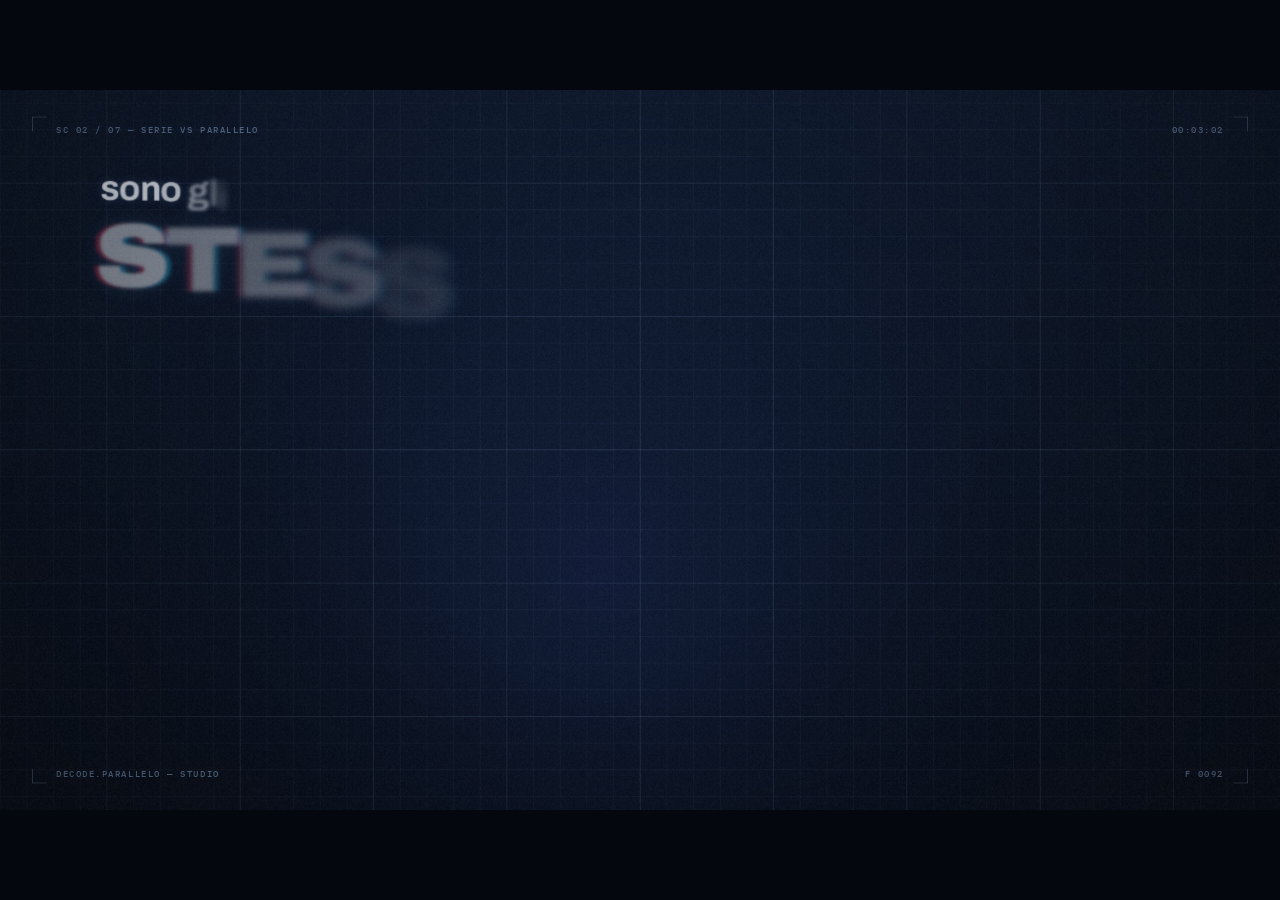
<file: b2b/index.html>
<!doctype html>
<html lang="it">
<head>
<meta charset="utf-8">
<meta name="viewport" content="width=device-width, initial-scale=1">
<title>Decode in parallelo</title>
<link rel="preconnect" href="https://fonts.googleapis.com">
<link rel="preconnect" href="https://fonts.gstatic.com" crossorigin>
<link href="https://fonts.googleapis.com/css2?family=Archivo:wdth,wght@62..125,100..900&family=IBM+Plex+Mono:wght@400;500;600;700&display=block" rel="stylesheet">
<style>
:root{
  --bg:#0a1528; --ink:#eef4ff; --blue:#a6d0ff; --orange:#ff7a45; --peach:#f3a072; --navy:#1b1c3f;
  --mono:"IBM Plex Mono",ui-monospace,monospace; --sans:"Archivo",system-ui,sans-serif;
}
*{box-sizing:border-box}
html,body{margin:0;height:100%;background:#04070d;overflow:hidden;color:var(--ink)}
#wrap{position:fixed;inset:0;display:flex;align-items:center;justify-content:center}
#stage{position:relative;width:1920px;height:1080px;flex:none;overflow:hidden;background:var(--bg);transform-origin:50% 50%}
#stage canvas{position:absolute;left:0;top:0;width:1920px;height:1080px}
#cam{position:absolute;inset:0;transform-origin:50% 50%}
.scene{position:absolute;inset:0;display:none}
.grp{position:absolute;inset:0}
.abs{position:absolute;white-space:nowrap}
.big{font-family:var(--sans);font-weight:900;font-stretch:115%;line-height:.86;letter-spacing:-.015em;color:var(--ink);text-shadow:0 0 36px rgba(130,185,255,.35)}
.kick{font-family:var(--sans);font-weight:700;font-stretch:100%;font-size:52px;letter-spacing:-.01em;color:var(--ink);text-shadow:0 0 18px rgba(130,185,255,.3)}
.stroke{font-family:var(--sans);font-weight:800;color:transparent;-webkit-text-stroke:2px var(--blue);text-shadow:none;filter:drop-shadow(0 0 8px rgba(120,180,255,.45))}
.stroke.heavy{font-weight:900;font-stretch:100%;line-height:.9;-webkit-text-stroke:2.5px var(--blue)}
.ostroke{-webkit-text-stroke-color:var(--orange)}
.o{color:var(--orange);text-shadow:0 0 30px rgba(255,120,60,.45)}
.b{color:var(--blue)}
.ch,.wd{display:inline-block;will-change:transform,opacity}
.num{font-variant-numeric:tabular-nums}
.ulwrap{position:relative;display:inline-block}
.ul{position:absolute;left:0;right:0;bottom:-16px;height:7px;background:linear-gradient(90deg,rgba(255,122,69,.35),#ff7a45 55%,#ffd8c4);box-shadow:0 0 18px rgba(255,122,69,.85);transform-origin:0 50%;transform:scaleX(0)}

/* scene 4 — prompt panel */
.persp{position:absolute;inset:0;perspective:1500px;perspective-origin:30% 45%}
.panel{position:absolute;left:130px;top:330px;width:1180px;height:330px;border:1.5px solid rgba(190,220,255,.75);
  box-shadow:0 0 26px rgba(120,180,255,.22),inset 0 0 50px rgba(120,180,255,.06);background:rgba(8,18,36,.55);transform-origin:0 50%}
.chev{position:absolute;left:36px;top:44px;font:500 42px/66px var(--mono);color:var(--blue)}
.ptext{position:absolute;left:84px;top:44px;font:500 42px/66px var(--mono);color:#e6efff;white-space:pre;text-shadow:0 0 14px rgba(140,190,255,.45)}
.cur{display:inline-block;width:.5em;height:1em;background:var(--orange);vertical-align:-.14em;box-shadow:0 0 14px var(--orange)}
.hl{color:var(--orange);text-decoration:underline;text-underline-offset:12px;text-decoration-thickness:2px;text-shadow:0 0 16px rgba(255,120,60,.6)}
.pop{position:absolute;width:380px;border:1px solid rgba(190,220,255,.6);background:rgba(6,14,30,.9);font:500 15px/1 var(--mono);color:#cfe2ff;padding:11px 13px 7px;box-shadow:0 0 20px rgba(100,160,255,.2)}
.pop .hd{display:flex;justify-content:space-between;opacity:.65;margin-bottom:10px;font-size:13px}
.pop .row{display:grid;grid-template-columns:130px 1fr 46px;align-items:center;gap:10px;height:25px}
.pop .bar{height:6px;background:rgba(160,205,255,.18)}
.pop .bar i{display:block;height:100%;background:#cfe2ff}
.pop .row.top{color:var(--orange)}
.pop .row.top .bar i{background:var(--orange);box-shadow:0 0 8px var(--orange)}
.pop .row span:last-child{text-align:right}
.pfoot{position:absolute;left:24px;bottom:16px;right:24px;display:flex;justify-content:space-between;font:600 13px var(--mono);letter-spacing:.12em;color:rgba(190,220,255,.7)}
.enter{position:absolute;right:30px;top:120px;width:56px;height:56px;border:1.5px solid rgba(190,220,255,.7);display:flex;align-items:center;justify-content:center;font:500 26px var(--mono);color:var(--blue)}

/* flash beats */
#flash{position:absolute;inset:0;display:none;align-items:center;justify-content:center;
  background:radial-gradient(ellipse at 50% 45%,#f7b088 0%,#f3a072 45%,#e58a5c 100%)}
#flash .w{font-family:var(--sans);font-weight:900;font-stretch:100%;letter-spacing:-.02em;line-height:1;color:var(--navy);white-space:nowrap}
#flash .t{position:absolute;font:600 14px var(--mono);letter-spacing:.14em;color:rgba(27,28,63,.45)}

/* HUD */
#hud{position:absolute;inset:0;pointer-events:none}
#hud .h{position:absolute;font:500 13px var(--mono);letter-spacing:.14em;color:rgba(170,205,255,.55);text-transform:uppercase}
#hud .reg{position:absolute;width:22px;height:22px;border-color:rgba(170,205,255,.45);border-style:solid;border-width:0}

/* preview controls */
#ctl{position:fixed;left:50%;bottom:16px;transform:translateX(-50%);display:flex;gap:12px;align-items:center;padding:8px 14px;
  background:rgba(10,16,28,.85);border:1px solid rgba(170,205,255,.25);border-radius:10px;font:500 13px var(--mono);color:#cfe2ff;transition:opacity .3s;z-index:9}
#ctl button{background:none;border:1px solid rgba(170,205,255,.4);color:#cfe2ff;font:inherit;padding:4px 10px;border-radius:6px;cursor:pointer}
#ctl input{width:min(52vw,640px);accent-color:#ff7a45}
#ctl.hide{opacity:0}
body.render #ctl{display:none}
</style>
</head>
<body>
<div id="wrap"><div id="stage">
  <canvas id="grid"></canvas>
  <div id="cam">
    <canvas id="draw"></canvas>

    <!-- 01 · hook -->
    <div class="scene" id="s1">
      <div class="abs kick" id="s1k" style="left:150px;top:182px">un modello da</div>
      <div class="abs big" id="s1a" style="left:138px;top:236px;font-size:320px">120B</div>
      <div class="abs big" id="s1b" style="left:144px;top:528px;font-size:180px"><span id="s1n" class="wd num">150</span> <span id="s1tok" class="wd b ulwrap">TOK/S<i class="ul" id="s1ul"></i></span></div>
      <div class="abs kick" id="s1c" style="left:150px;top:758px;font-size:80px;font-weight:800">su un vecchio <span class="o">MacBook</span></div>
    </div>

    <!-- 02 · stessi calcoli, altro ordine -->
    <div class="scene" id="s2">
      <div class="abs kick" id="s2k" style="left:150px;top:118px">sono gli</div>
      <div class="abs big" id="s2a" style="left:144px;top:180px;font-size:132px">STESSI CALCOLI</div>
      <div class="abs kick" id="s2k2" style="left:150px;top:306px">ma fatti in un</div>
      <div class="abs big" id="s2b" style="left:144px;top:364px;font-size:132px">ALTRO <span class="o">ORDINE</span></div>
    </div>

    <!-- 03 · memory-bound -->
    <div class="scene" id="s3">
      <div class="abs kick" id="s3k" style="left:150px;top:126px">normalmente i transformer sono</div>
      <div class="abs big" id="s3a" style="left:142px;top:184px;font-size:176px">LIMITATI</div>
      <div class="abs stroke" id="s3b" style="left:150px;top:352px;font-size:66px">dalla velocità della memoria</div>
    </div>

    <!-- 04 · il task -->
    <div class="scene" id="s4">
      <div class="abs kick" id="s4k" style="left:130px;top:150px;font-size:66px;font-weight:800">per alcune task, come…</div>
      <div class="persp"><div class="panel" id="s4panel">
        <div class="chev">›</div>
        <div class="ptext" id="s4text"></div>
        <div class="pop" id="s4pop"></div>
        <div class="enter" id="s4enter">↵</div>
        <div class="pfoot"><span>PROMPT 01 · TASK: TRADUZIONE</span><span id="s4ctx">CONTEXT 000 / 200000</span></div>
      </div></div>
    </div>

    <!-- 05 · in parallelo -->
    <div class="scene" id="s5">
      <div class="abs kick" id="s5k" style="left:150px;top:150px;font-size:66px;font-weight:800">si possono elaborare…</div>
      <div class="abs kick" id="s5k2" style="left:150px;top:112px">tutti i paragrafi,</div>
      <div class="abs big" id="s5a" style="left:142px;top:170px;font-size:124px">IN PARALLELO</div>
    </div>

    <!-- 06 · streaming + RAM -->
    <div class="scene" id="s6">
      <div class="grp" id="s6A">
        <div class="abs kick" id="s6k" style="left:150px;top:104px">aggirando il limite della memoria, con lo</div>
        <div class="abs big" id="s6a" style="left:142px;top:160px;font-size:132px">STREAMING</div>
        <div class="abs stroke" id="s6b" style="left:150px;top:296px;font-size:58px">dei pesi dal disco</div>
      </div>
      <div class="grp" id="s6B">
        <div class="abs kick" id="s6k2" style="left:150px;top:104px">riduce a quasi zero i requisiti di</div>
        <div class="abs big" id="s6c" style="left:142px;top:160px;font-size:150px">RAM <span class="o">~0</span></div>
      </div>
    </div>

    <!-- 07 · risultato -->
    <div class="scene" id="s7">
      <div class="grp" id="s7A">
        <div class="abs kick" id="s7k" style="left:150px;top:236px">una task prima</div>
        <div class="abs big" id="s7a" style="left:140px;top:296px;font-size:176px;font-stretch:100%">IMPENSABILE</div>
        <div class="abs kick" id="s7k2" style="left:150px;top:540px">diventa</div>
        <div class="abs big" id="s7b" style="left:140px;top:600px;font-size:176px;font-stretch:100%"><span class="ulwrap" id="s7bw">POSSIBILE<i class="ul" id="s7ul"></i></span></div>
      </div>
      <div class="grp" id="s7B">
        <div class="abs kick" id="s7k3" style="left:150px;top:300px">anche su hardware</div>
        <div class="abs stroke heavy" id="s7c" style="left:144px;top:372px;font-size:112px">NON PENSATO</div>
        <div class="abs stroke heavy" id="s7d" style="left:144px;top:492px;font-size:112px">PER <span class="ostroke">L'AI</span></div>
      </div>
    </div>

    <canvas id="over"></canvas>
  </div>

  <div id="flash"><div class="t" style="left:84px;top:60px" id="flTag">PLATE 00</div><div class="w" id="flWord"></div><div class="t" style="right:84px;bottom:56px">0.12</div></div>

  <div id="hud">
    <div class="reg" style="left:48px;top:40px;border-left-width:1.5px;border-top-width:1.5px"></div>
    <div class="reg" style="right:48px;top:40px;border-right-width:1.5px;border-top-width:1.5px"></div>
    <div class="reg" style="left:48px;bottom:40px;border-left-width:1.5px;border-bottom-width:1.5px"></div>
    <div class="reg" style="right:48px;bottom:40px;border-right-width:1.5px;border-bottom-width:1.5px"></div>
    <div class="h" id="hudScene" style="left:84px;top:52px">SC 01</div>
    <div class="h" id="hudTime" style="right:84px;top:52px">00:00:00</div>
    <div class="h" style="left:84px;bottom:46px">decode.parallelo — studio</div>
    <div class="h" id="hudFrame" style="right:84px;bottom:46px">F 0000</div>
  </div>

  <canvas id="fx"></canvas>
</div></div>

<div id="ctl">
  <button id="bPlay">❚❚</button>
  <input id="scrub" type="range" min="0" max="1" step="0.001" value="0">
  <span id="tLabel">0.00</span>
</div>

<script>
/* ============================================================
   TIMELINE — modifica le durate per allinearle al voice-over
   ============================================================ */
const SCENES = [
  { id:'s1', name:'120B · 150 tok/s',      dur:2.8, speed:2 },
  { id:'s2', name:'serie vs parallelo',    dur:5.8 },
  { id:'s3', name:'memory-bound',          dur:4.8 },
  { id:'s4', name:'il task',               dur:4.6 },
  { id:'s5', name:'in parallelo',          dur:5.0 },
  { id:'s6', name:'streaming dal disco',   dur:7.0 },
  { id:'s7', name:'risultato',             dur:7.6 },
];
// flash arancioni a tutto schermo (tempo relativo all'inizio della scena)
const BEATS = [
  { scene:'s5', at:1.00, dur:.45, text:'TUTTI' },
  { scene:'s5', at:1.45, dur:.50, text:'I PARAGRAFI' },
  { scene:'s5', at:1.95, dur:.65, text:'IN PARALLELO' },
  { scene:'s7', at:0.00, dur:.90, text:'IL RISULTATO?' },
];
const FPS_LABEL = 30;

/* ============================================================ */
const W=1920, H=1080;
const qs=new URLSearchParams(location.search);
const RENDER=qs.has('render');
if(RENDER) document.body.classList.add('render');
const $=id=>document.getElementById(id);
const clamp=(x,a=0,b=1)=>x<a?a:x>b?b:x;
const lerp=(a,b,t)=>a+(b-a)*t;
const prog=(t,a,b)=>clamp((t-a)/(b-a));
const sstep=t=>t*t*(3-2*t);
const frac=x=>x-Math.floor(x);
const pad=(n,l=2)=>String(n).padStart(l,'0');
const rnd=n=>frac(Math.sin(n*127.1+311.7)*43758.5453);
const E={
  outExpo:t=>t>=1?1:1-Math.pow(2,-10*t),
  outCubic:t=>1-Math.pow(1-t,3),
  inCubic:t=>t*t*t,
  inOutCubic:t=>t<.5?4*t*t*t:1-Math.pow(-2*t+2,3)/2,
  outBack:t=>{const c1=1.70158,c3=c1+1;return 1+c3*Math.pow(t-1,3)+c1*Math.pow(t-1,2)},
};
const BL=a=>`rgba(175,212,255,${a})`;
const OR=a=>`rgba(255,122,69,${a})`;
const INK='#eef4ff', ORANGE='#ff7a45';

let t0acc=0;
SCENES.forEach(s=>{ s.start=t0acc; t0acc+=s.dur; });
const TOTAL=t0acc;
BEATS.forEach(b=>{ b.t=SCENES.find(s=>s.id===b.scene).start+b.at; });
window.TOTAL=TOTAL;

/* ---------- canvases ---------- */
const gcv=$('grid'), dcv=$('draw'), ocv=$('over'), fcv=$('fx');
[gcv,dcv,ocv,fcv].forEach(c=>{c.width=W;c.height=H});
const g=gcv.getContext('2d'), d=dcv.getContext('2d'), o=ocv.getContext('2d'), f=fcv.getContext('2d');

/* ---------- drawing helpers ---------- */
function glowOn(c,col,b){c.shadowColor=col;c.shadowBlur=b}
function glowOff(c){c.shadowBlur=0;c.shadowColor='transparent'}
function line(c,x1,y1,x2,y2,p=1){ if(p<=0)return; c.beginPath(); c.moveTo(x1,y1); c.lineTo(x1+(x2-x1)*p,y1+(y2-y1)*p); c.stroke(); }
function traceRect(c,x,y,w,h,p){
  if(p<=0)return; if(p>=1){c.strokeRect(x,y,w,h);return}
  let dd=p*2*(w+h); c.beginPath(); c.moveTo(x,y);
  let cx=x,cy=y;
  for(const [nx,ny] of [[x+w,y],[x+w,y+h],[x,y+h],[x,y]]){
    const len=Math.hypot(nx-cx,ny-cy);
    if(dd>=len){c.lineTo(nx,ny);dd-=len;cx=nx;cy=ny}
    else{const k=dd/len;c.lineTo(cx+(nx-cx)*k,cy+(ny-cy)*k);break}
  }
  c.stroke();
}
function mono(c,str,x,y,size=14,col=BL(.7),align='left',weight=500,ls=0){
  c.font=`${weight} ${size}px "IBM Plex Mono"`; c.fillStyle=col; c.textAlign=align; c.textBaseline='alphabetic';
  c.letterSpacing=ls+'px'; c.fillText(str,x,y); c.letterSpacing='0px';
}
function sans(c,str,x,y,size,col,align='left',weight=900,stretch='normal'){
  c.font=`${weight} ${size}px Archivo`; c.fontStretch=stretch; c.fillStyle=col; c.textAlign=align; c.textBaseline='alphabetic';
  c.fillText(str,x,y); c.fontStretch='normal';
}
const typed=(s,p)=>s.slice(0,Math.floor(s.length*clamp(p)));
function bez(P,t){const u=1-t;return [0,1].map(i=>u*u*u*P[0][i]+3*u*u*t*P[1][i]+3*u*t*t*P[2][i]+t*t*t*P[3][i])}
function bezPartial(c,P,p){ if(p<=0)return; c.beginPath(); const n=60; for(let i=0;i<=n;i++){const q=bez(P,p*i/n); i?c.lineTo(q[0],q[1]):c.moveTo(q[0],q[1])} c.stroke(); }
function polyPartial(c,pts,head){ // head = float index along pts
  if(head<=0) return pts[0];
  const n=Math.min(Math.floor(head),pts.length-1); c.beginPath(); c.moveTo(pts[0][0],pts[0][1]);
  for(let i=1;i<=n;i++) c.lineTo(pts[i][0],pts[i][1]);
  let hp=pts[n];
  if(n<pts.length-1){const k=head-n; hp=[lerp(pts[n][0],pts[n+1][0],k),lerp(pts[n][1],pts[n+1][1],k)]; c.lineTo(hp[0],hp[1])}
  c.stroke(); return hp;
}
function dot(c,x,y,r,col){c.fillStyle=col;c.beginPath();c.arc(x,y,r,0,Math.PI*2);c.fill()}
function flare(c,x,y,s=1,a=1){
  if(a<=0.01)return;
  c.save(); c.globalCompositeOperation='lighter';
  let rg=c.createRadialGradient(x,y,0,x,y,70*s);
  rg.addColorStop(0,`rgba(255,255,255,${a})`); rg.addColorStop(.12,`rgba(255,226,200,${.7*a})`); rg.addColorStop(1,'rgba(255,120,60,0)');
  c.fillStyle=rg; c.fillRect(x-70*s,y-70*s,140*s,140*s);
  c.translate(x,y); c.scale(1,.03);
  rg=c.createRadialGradient(0,0,0,0,0,300*s); rg.addColorStop(0,`rgba(255,240,230,${.9*a})`); rg.addColorStop(1,'rgba(255,150,90,0)');
  c.fillStyle=rg; c.fillRect(-300*s,-300*s,600*s,600*s);
  c.restore();
}

/* ---------- tiny 3D ---------- */
const sub=(a,b)=>[a[0]-b[0],a[1]-b[1],a[2]-b[2]];
const dot3=(a,b)=>a[0]*b[0]+a[1]*b[1]+a[2]*b[2];
const cross=(a,b)=>[a[1]*b[2]-a[2]*b[1],a[2]*b[0]-a[0]*b[2],a[0]*b[1]-a[1]*b[0]];
const norm=a=>{const l=Math.hypot(...a);return [a[0]/l,a[1]/l,a[2]/l]};
function mkCam(pos,target,fl=1000,cx=960,cy=540){
  const fw=norm(sub(target,pos)), rt=norm(cross([0,1,0],fw)), up=cross(fw,rt);
  return {pos,fw,rt,up,f:fl,cx,cy};
}
const toCam=(c,p)=>{const q=sub(p,c.pos);return [dot3(q,c.rt),dot3(q,c.up),dot3(q,c.fw)]};
const pj=(c,q)=>[c.cx+q[0]*c.f/q[2],c.cy-q[1]*c.f/q[2]];
function P3(c,p){const q=toCam(c,p);return q[2]>.05?pj(c,q):null}
function seg3(ctx,c,a,b){
  let A=toCam(c,a),B=toCam(c,b); const n=.05;
  if(A[2]<n&&B[2]<n) return false;
  if(A[2]<n){const k=(n-A[2])/(B[2]-A[2]);A=[lerp(A[0],B[0],k),lerp(A[1],B[1],k),n]}
  else if(B[2]<n){const k=(n-B[2])/(A[2]-B[2]);B=[lerp(B[0],A[0],k),lerp(B[1],A[1],k),n]}
  const pa=pj(c,A),pb=pj(c,B); ctx.moveTo(pa[0],pa[1]); ctx.lineTo(pb[0],pb[1]); return true;
}
function floor3(ctx,c,{x0,x1,z0,z1,step=2,y=0,alpha=.5,fog=40,origin=null}){
  ctx.lineWidth=1.2; const pieces=12;
  const ref=origin||c.pos;
  const A=(x,z)=>alpha*clamp(1-Math.hypot(x-ref[0],z-ref[2])/fog);
  for(let x=Math.ceil(x0/step)*step;x<=x1;x+=step) for(let i=0;i<pieces;i++){
    const za=lerp(z0,z1,i/pieces), zb=lerp(z0,z1,(i+1)/pieces), a=A(x,(za+zb)/2); if(a<.01) continue;
    ctx.strokeStyle=BL(a); ctx.beginPath(); if(seg3(ctx,c,[x,y,za],[x,y,zb])) ctx.stroke();
  }
  for(let z=Math.ceil(z0/step)*step;z<=z1;z+=step) for(let i=0;i<pieces;i++){
    const xa=lerp(x0,x1,i/pieces), xb=lerp(x0,x1,(i+1)/pieces), a=A((xa+xb)/2,z); if(a<.01) continue;
    ctx.strokeStyle=BL(a); ctx.beginPath(); if(seg3(ctx,c,[xa,y,z],[xb,y,z])) ctx.stroke();
  }
}
const rotY=(p,a)=>{const c=Math.cos(a),s=Math.sin(a);return [p[0]*c+p[2]*s,p[1],-p[0]*s+p[2]*c]};
const rotX=(p,a)=>{const c=Math.cos(a),s=Math.sin(a);return [p[0],p[1]*c-p[2]*s,p[1]*s+p[2]*c]};
const CUBE={v:[[-1,-1,-1],[1,-1,-1],[1,1,-1],[-1,1,-1],[-1,-1,1],[1,-1,1],[1,1,1],[-1,1,1]],e:[[0,1],[1,2],[2,3],[3,0],[4,5],[5,6],[6,7],[7,4],[0,4],[1,5],[2,6],[3,7]]};
const OCTA={v:[[1,0,0],[-1,0,0],[0,1.3,0],[0,-1.3,0],[0,0,1],[0,0,-1]],e:[[0,2],[0,3],[0,4],[0,5],[1,2],[1,3],[1,4],[1,5],[2,4],[4,3],[3,5],[5,2]]};
function wire(ctx,c,M,xf){ctx.beginPath();for(const [i,j] of M.e) seg3(ctx,c,xf(M.v[i]),xf(M.v[j]));ctx.stroke()}

/* ---------- DOM text helpers ---------- */
function prepChars(el){
  const out=[];
  (function walk(node){
    [...node.childNodes].forEach(n=>{
      if(n.nodeType===3){
        const fr=document.createDocumentFragment();
        for(const ch of n.textContent){const s=document.createElement('span');s.className='ch';s.textContent=ch===' '?' ':ch;fr.appendChild(s);out.push(s)}
        n.replaceWith(fr);
      } else if(n.nodeType===1 && n.tagName!=='I') walk(n);
    });
  })(el);
  return out;
}
function prepWords(el){
  const out=[];
  (function walk(node){
    [...node.childNodes].forEach(n=>{
      if(n.nodeType===3){
        const fr=document.createDocumentFragment();
        n.textContent.split(/(\s+)/).forEach(w=>{
          if(!w) return;
          if(/^\s+$/.test(w)){fr.appendChild(document.createTextNode(w));return}
          const s=document.createElement('span');s.className='wd';s.textContent=w;fr.appendChild(s);out.push(s);
        });
        n.replaceWith(fr);
      } else if(n.nodeType===1) walk(n);
    });
  })(el);
  return out;
}
function animChars(chs,lt,t0,stg,dur,dist=70){
  for(let i=0;i<chs.length;i++){
    const c=chs[i], p=prog(lt,t0+i*stg,t0+i*stg+dur), e=E.outExpo(p);
    c.style.opacity=clamp(p*2.5);
    c.style.transform=p>=1?'none':`translate3d(0,${(1-e)*dist}%,0) scale(${lerp(1.2,1,e)})`;
    c.style.filter=p>=1?'none':`blur(${(1-e)*12}px)`;
  }
}
const animWords=animChars;
function fadeUp(el,lt,t0,dur=.6,dist=40){
  const p=prog(lt,t0,t0+dur), e=E.outExpo(p);
  el.style.opacity=clamp(p*2.5);
  el.style.transform=p>=1?'none':`translate3d(0,${(1-e)*dist}px,0)`;
  el.style.filter=p>=1?'none':`blur(${(1-e)*10}px)`;
}
function exitFx(el,lt,t0,dur=.35){
  const p=E.inCubic(prog(lt,t0,t0+dur));
  if(p<=0){el.style.opacity='';el.style.transform='';el.style.filter='';return}
  el.style.opacity=1-p; el.style.transform=`translate3d(0,${-p*40}px,0) scale(${1-p*.04})`; el.style.filter=`blur(${p*14}px)`;
}
function glitch(lt,t0,t1,amt=10){const p=prog(lt,t0,t1);if(p<=0||p>=1)return 0;return (1-p)*amt*(.35+.65*rnd(Math.floor(lt*30)))}
function chroma(el,a){el.style.textShadow=a>.05?`${-a}px 0 rgba(255,50,90,.6), ${a}px 0 rgba(40,200,255,.6), 0 0 36px rgba(130,185,255,.35)`:''}
function box(el){let x=0,y=0,n=el;while(n&&n.id!=='stage'){x+=n.offsetLeft;y+=n.offsetTop;n=n.offsetParent}return {x,y,w:el.offsetWidth,h:el.offsetHeight}}
function fit(el,maxW){const w=el.offsetWidth;if(w>maxW){const fs=parseFloat(getComputedStyle(el).fontSize);el.style.fontSize=(fs*maxW/w)+'px'}}
function numHTML(n){const s=String(n).padStart(3,'0');let i=0;while(i<2&&s[i]==='0')i++;return `<span style="opacity:.16">${s.slice(0,i)}</span>${s.slice(i)}`}

/* ============================================================
   SCENES
   ============================================================ */
const IMPL={};

/* ---------- 01 · HOOK ---------- */
IMPL.s1={
  init(){ this.k=prepChars($('s1k')); this.a=prepChars($('s1a')); this.c=prepWords($('s1c')); },
  cam(lt,D){ return {x:-24*lt/D,y:0,s:1+.035*E.inOutCubic(lt/D),r:0} },
  bg(lt){ return {grid:1,rev:E.outCubic(prog(lt,0,1.3)),orbs:[
    {x:420,y:300,r:900,c:'rgba(60,110,255,.12)'},{x:1250,y:640,r:700,c:`rgba(255,120,70,${.10*prog(lt,1.4,2.6)})`}]} },
  update(lt){
    animChars(this.k,lt,.25,.025,.5,60);
    animChars(this.a,lt,.4,.07,.75,70); chroma($('s1a'),glitch(lt,.4,1.3,12));
    fadeUp($('s1n'),lt,1.3,.6,90); fadeUp($('s1tok'),lt,1.45,.6,90); chroma($('s1b'),glitch(lt,1.3,1.9,8));
    const n=Math.round(150*E.outExpo(prog(lt,1.35,2.6)));
    if(this._n!==n){$('s1n').innerHTML=numHTML(n);this._n=n}
    const ul=E.outExpo(prog(lt,2.15,2.9)); $('s1ul').style.transform=`scaleX(${ul})`;
    animWords(this.c,lt,3.0,.12,.6,60);

    // top rule + plate labels
    d.lineWidth=1.5; d.strokeStyle=BL(.75); glowOn(d,BL(.6),6);
    line(d,140,166,1780,166,E.outExpo(prog(lt,.1,1.1))); glowOff(d);
    const la=prog(lt,.6,1.2);
    mono(d,'PLATE 01 — THROUGHPUT',140,148,13,BL(.55*la),'left',500,2);
    mono(d,'fig. 1 — decode, throughput aggregato',1780,148,13,BL(.55*la),'right',500,1);
    // motion-path curve
    const P=[[900,940],[1280,860],[1480,420],[1790,290]];
    d.strokeStyle=BL(.25); d.lineWidth=1.2; const cp=E.inOutCubic(prog(lt,1.0,2.4)); bezPartial(d,P,cp);
    if(cp>0){const q=bez(P,cp*frac(lt*.16+.2)); dot(d,q[0],q[1],4,BL(.9))}
    // 120B annotation
    const A=box($('s1a')), ax=A.x+A.w+30, ay=A.y+A.h*.52, pa=E.outExpo(prog(lt,1.2,1.8));
    d.strokeStyle=BL(.6); d.lineWidth=1.2; line(d,ax,ay,ax+130,ay,pa);
    if(pa>.95){d.beginPath();d.arc(ax+134,ay,4,0,7);d.stroke()}
    mono(d,'PARAMETRI',ax+150,ay-5,15,BL(.85*pa),'left',600,2);
    mono(d,typed('120 000 000 000',prog(lt,1.5,2.2)),ax+150,ay+19,14,BL(.55),'left');
    // aggregati · decode
    const T=box($('s1tok')), tx=T.x+T.w+34, ty=T.y+T.h*.36, p2=prog(lt,2.5,3.0);
    d.fillStyle=OR(p2); d.fillRect(tx,ty-10,9,9);
    mono(d,'AGGREGATI',tx+18,ty,16,OR(p2),'left',600,2);
    mono(d,'in decode',tx+18,ty+24,15,BL(.7*p2),'left',500,1);
    // ruler + table
    const pr=E.outExpo(prog(lt,3.2,4.0));
    d.strokeStyle=BL(.7); d.lineWidth=1.2; line(d,140,880,1780,880,pr);
    for(let x=140;x<=1780;x+=40){ if((x-140)/1640>pr) break; line(d,x,880,x,880+((x-140)%200===0?12:5)); }
    const rows=[['MODELLO','120B parametri'],['MODALITÀ','decode · throughput aggregato'],['HARDWARE','un vecchio MacBook']];
    rows.forEach((r,i)=>{
      const p=prog(lt,3.4+i*.18,3.4+i*.18+.6);
      mono(d,r[0],150,918+i*28,12,BL(.5*clamp(p*3)),'left',600,3);
      mono(d,typed(r[1],p),400,918+i*28,14,BL(.9),'left',500);
    });
    const pf=prog(lt,3.9,4.3);
    mono(d,'fig. 1',1780,918,12,BL(.5*pf),'right',600,3);
    mono(d,'150 tok/s · aggregati',1780,946,14,OR(pf),'right',600);
    // flare at the underline tip
    if(ul>0) flare(o,T.x+T.w*ul,T.y+T.h+12,1.1,ul<1?1:Math.max(.3,1-(lt-2.9)*1.2));
  }
};

/* ---------- 02 · SERIE vs PARALLELO (gara) ---------- */
const GX=150, GW=1240, GSL=GW/24, GRH=30, GRG=6, STEP=.13, GT0=1.0;
const GY_S=560, GY_P=765;
IMPL.s2={
  init(){ this.k=prepChars($('s2k')); this.a=prepChars($('s2a')); this.k2=prepChars($('s2k2')); this.b=prepChars($('s2b')); },
  cam(lt,D){ return {x:10*lt/D,y:-6*lt/D,s:1.0+.03*E.inOutCubic(lt/D),r:0} },
  bg(lt){ return {grid:1,orbs:[{x:900,y:720,r:800,c:'rgba(70,110,255,.10)'},{x:700,y:780,r:600,c:`rgba(255,120,70,${.09*prog(lt,1.6,2.4)})`}]} },
  update(lt){
    animChars(this.k,lt,0,.03,.5,60); animChars(this.a,lt,.1,.035,.7,70); chroma($('s2a'),glitch(lt,.1,.8,10));
    animChars(this.k2,lt,1.85,.02,.5,60); animChars(this.b,lt,1.95,.045,.7,70); chroma($('s2b'),glitch(lt,1.95,2.6,10));

    const ha=prog(lt,.4,.9);
    const steps=Math.max(0,(lt-GT0)/STEP);
    const sNow=Math.min(24,steps), pNow=Math.min(6,steps);
    const chart=(y0,serial)=>{
      const col=serial?BL:OR, hdr=serial?'IN SERIE':'IN PARALLELO';
      const sub=serial?'un paragrafo alla volta · ogni volta rilegge tutti i pesi':'tutti i paragrafi insieme · i pesi si leggono una volta sola';
      d.fillStyle=col(ha); d.fillRect(GX,y0-34,9,9);
      mono(d,hdr,GX+20,y0-25,16,col(ha),'left',700,3);
      mono(d,sub,GX+20+(serial?150:330),y0-25,13,BL(.55*ha),'left',500,1);
      for(let r=0;r<4;r++){
        const y=y0+r*(GRH+GRG);
        mono(d,'¶'+(r+1),GX-14,y+GRH/2+5,15,BL(.75*ha),'right',600);
        for(let c=0;c<6;c++){
          const slot=serial?r*6+c:c, x=GX+slot*GSL;
          const pp=prog(lt,.45+(r*6+c)*.012,.8+(r*6+c)*.012); if(pp<=0) continue;
          const start=GT0+slot*STEP, done=lt>=start+STEP, act=lt>=start&&!done;
          d.globalAlpha=pp;
          if(done){d.fillStyle=col(serial?.35:.55);d.fillRect(x+2,y,GSL-4,GRH)}
          if(act){d.fillStyle=col(.95);glowOn(d,col(.9),14);d.fillRect(x+2,y,GSL-4,GRH);glowOff(d)}
          d.strokeStyle=act?col(1):col(done?.75:.28); d.lineWidth=1; d.strokeRect(x+2,y,GSL-4,GRH);
          if(slot%6===0||!serial&&r===0) {}
          d.globalAlpha=1;
        }
      }
      // layer labels under parallel row group / first block in serial
      if(!serial) for(let c=0;c<6;c++) mono(d,'L'+(c+1),GX+c*GSL+GSL/2,y0+4*(GRH+GRG)+14,11,BL(.5*ha),'center',600);
      else for(let c=0;c<6;c++) mono(d,'L'+(c+1),GX+c*GSL+GSL/2,y0-6,11,BL(.5*ha),'center',600);
    };
    chart(GY_S,true); chart(GY_P,false);

    // time axis
    const ax=prog(lt,.5,1.0), ay=GY_P+4*(GRH+GRG)+34;
    d.strokeStyle=BL(.6*ax); d.lineWidth=1.2; line(d,GX,ay,GX+GW,ay,E.outExpo(ax));
    for(let i=0;i<=24;i++){ if(i/24>E.outExpo(ax)) break; line(d,GX+i*GSL,ay,GX+i*GSL,ay+(i%6===0?10:5)); }
    mono(d,'TEMPO →',GX,ay+30,12,BL(.55*ax),'left',600,3);
    mono(d,'1 passo = 1 layer',GX+GW,ay+30,12,BL(.45*ax),'right',500,1);

    // playhead
    if(steps>0&&sNow<24){
      const x=GX+sNow*GSL; d.strokeStyle=BL(.6); d.lineWidth=1.2; d.setLineDash([4,6]);
      line(d,x,GY_S-8,x,ay); d.setLineDash([]);
    }
    // parallel finish marker
    const pf=prog(lt,GT0+6*STEP,GT0+6*STEP+.4);
    if(pf>0){
      const x=GX+6*GSL; d.strokeStyle=OR(.9*pf); d.lineWidth=1.6; glowOn(d,OR(.8),8);
      d.setLineDash([6,5]); line(d,x,GY_S-10,x,ay,pf); d.setLineDash([]); glowOff(d);
      mono(d,'PARALLELO: FINITO',x+18,GY_P+22,15,OR(pf),'left',700,2);
      mono(d,'la serie è ancora al 25%',x+18,GY_P+44,13,BL(.7*pf),'left',500,1);
      flare(o,x,GY_P+60,.6,pf<1?1:.5);
    }
    // stat panel
    const PX=1470, PW=310, cp=prog(lt,.6,1.3);
    d.strokeStyle=BL(.55); d.lineWidth=1.2; traceRect(d,PX,GY_S-34,PW,GY_P+4*(GRH+GRG)-GY_S+34,E.outCubic(cp));
    const lines=[['SERIE','passi',Math.floor(sNow),BL,GY_S+36],['PARALLELO','passi',Math.floor(pNow),OR,GY_P+36]];
    lines.forEach(([h,u,v,col,y])=>{
      mono(d,h,PX+24,y-6,13,col(.85*cp),'left',700,3);
      d.globalAlpha=cp; sans(d,String(v),PX+22,y+98,110,col===OR?ORANGE:INK,'left',900,'expanded'); d.globalAlpha=1;
      mono(d,u,PX+PW-24,y+98,14,BL(.55*cp),'right',500);
    });
    // ratio
    const pm=prog(lt,4.25,4.6);
    if(pm>0){ const e=E.outBack(pm); d.save(); d.translate(GX+6*GSL+18,GY_P+112); d.scale(e,e); d.globalAlpha=clamp(pm*2);
      d.shadowColor='rgba(255,120,60,.6)'; d.shadowBlur=24; sans(d,'4× PIÙ VELOCE',0,0,48,ORANGE,'left',900,'expanded'); d.restore(); }
  }
};

/* ---------- 03 · MEMORY-BOUND ---------- */
const CY3=715, QX=720;
function hh(x){ if(x<780) return lerp(150,12,sstep(clamp((x-570)/210))); if(x<960) return 12; return lerp(12,130,sstep(clamp((x-960)/190))); }
IMPL.s3={
  init(){
    this.k=prepChars($('s3k')); this.a=prepChars($('s3a'));
    this.ps=[]; let prev=-9;
    for(let i=0;i<90;i++){ const ts=1.35+i/11, ta=ts+(QX-575)/320, td=Math.max(ta,prev+.3); prev=td;
      this.ps.push({ts,ta,td,tc:td+(1150-QX)/340,off:rnd(i+3)*2-1,core:(i*17)%50}); }
  },
  cam(lt,D){ return {x:0,y:-10*lt/D,s:1+.04*E.inOutCubic(lt/D),r:0} },
  bg(lt){ return {grid:1,orbs:[{x:860,y:720,r:520,c:`rgba(255,110,70,${.10*prog(lt,1.4,2.4)})`},{x:300,y:300,r:800,c:'rgba(60,110,255,.10)'}]} },
  update(lt){
    animChars(this.k,lt,0,.02,.5,60);
    animChars(this.a,lt,.15,.05,.7,70);
    const jolt=glitch(lt,2.9,3.25,14); chroma($('s3a'),glitch(lt,.15,.9,12)+jolt);
    $('s3a').style.transform=jolt?`translateX(${(rnd(lt*90)-.5)*jolt*1.5}px)`:'';
    const sb=E.outCubic(prog(lt,.55,1.35)); $('s3b').style.clipPath=`inset(-20px ${100-sb*100}% -20px -20px)`;

    // memory block
    const pm=E.outCubic(prog(lt,.5,1.1));
    d.strokeStyle=BL(.7); d.lineWidth=1.4; traceRect(d,170,540,400,350,pm);
    mono(d,'MEMORIA · PESI 120B',170,526,13,BL(.75*pm),'left',600,2);
    const rd=Math.floor(lt*7)%10;
    for(let j=0;j<10;j++){
      const p=prog(lt,.7+j*.04,1.0+j*.04); if(p<=0) continue; const y=566+j*31;
      d.globalAlpha=p; d.fillStyle=j===rd&&lt>1.4?BL(.22):BL(.06); d.fillRect(196,y,348,22);
      d.strokeStyle=BL(.5); d.strokeRect(196,y,348,22);
      mono(d,'W · layer '+pad(j+1),208,y+15,12,BL(.8),'left',500); mono(d,'▮▮▮▮▮▮▮▮',532,y+15,10,BL(.35),'right');
      d.globalAlpha=1;
    }
    // compute block
    const pc=E.outCubic(prog(lt,.85,1.45));
    d.strokeStyle=BL(.7); traceRect(d,1150,540,600,350,pc);
    mono(d,'UNITÀ DI CALCOLO',1150,526,13,BL(.75*pc),'left',600,2);
    const lit=new Float32Array(50);
    for(const q of this.ps){ if(lt>q.tc) lit[q.core]=Math.max(lit[q.core],Math.exp(-(lt-q.tc)*3)); }
    for(let r=0;r<5;r++)for(let c=0;c<10;c++){
      const k=r*10+c, p=prog(lt,1.0+k*.008,1.3+k*.008); if(p<=0) continue;
      const x=1178+c*56,y=578+r*56;
      d.globalAlpha=p;
      if(lit[k]>.02){d.fillStyle=OR(.85*lit[k]); glowOn(d,OR(.9),14*lit[k]); d.fillRect(x,y,44,44); glowOff(d)}
      d.strokeStyle=lit[k]>.02?OR(.6+.4*lit[k]):BL(.28); d.strokeRect(x,y,44,44);
      d.globalAlpha=1;
    }
    // funnel
    const pf=E.inOutCubic(prog(lt,1.1,1.7)), xe=570+580*pf;
    d.strokeStyle=BL(.75); d.lineWidth=1.5; glowOn(d,BL(.5),6);
    for(const sg of [-1,1]){ d.beginPath(); for(let x=570;x<=xe;x+=5){const y=CY3+sg*hh(x); x===570?d.moveTo(x,y):d.lineTo(x,y)} d.stroke(); }
    glowOff(d);
    const pl=prog(lt,1.8,2.2);
    mono(d,'BANDA DI MEMORIA',870,CY3-46,15,OR(pl),'center',700,2);
    mono(d,'▲ collo di bottiglia',870,CY3+50,13,BL(.6*pl),'center',500);
    // particles (queue at the mouth, single file through the neck)
    if(lt>1.35){
      const ps=this.ps;
      for(let i=0;i<ps.length;i++){
        const q=ps[i]; if(lt<q.ts) continue;
        let x,y;
        if(lt<q.td){
          let qp=0; for(let j=0;j<i;j++) if(ps[j].td>lt) qp++;
          const qx=QX-Math.floor(qp/4)*13, qy=((qp%4)-1.5)*Math.min(11,hh(qx)*.25);
          const tx=575+(lt-q.ts)*320;
          if(tx<qx){x=tx;y=CY3+q.off*hh(x)*.75}
          else{x=qx;y=CY3+qy+Math.sin(lt*20+i)*1.2}
        } else {
          x=QX+(lt-q.td)*340; if(x>1150) continue;
          const k=clamp((lt-q.td)/.25);
          y=x<960?CY3+q.off*lerp(14,0,k)*(x<780?1:0):CY3+q.off*(hh(x)-8)*.7*clamp((x-960)/190);
        }
        const inNeck=x>=780&&x<=960;
        d.fillStyle=inNeck?OR(1):BL(.9); d.fillRect(x-3.5,y-3.5,7,7);
      }
    }
    // utilization
    const pu=prog(lt,2.0,2.4);
    if(pu>0){
      mono(d,'UTILIZZO DEL CALCOLO',1150,920,12,BL(.6*pu),'left',600,2);
      mono(d,'in attesa dei pesi…',1750,920,13,OR(pu*(Math.sin(lt*7)>-.2?1:.25)),'right',600);
      d.strokeStyle=BL(.5*pu); d.strokeRect(1150,932,600,10);
      let s=0; for(let k=0;k<50;k++) s+=lit[k];
      d.fillStyle=OR(pu); d.fillRect(1150,932,600*clamp(.03+s*.03,0,.2),10);
    }
  }
};

/* ---------- 04 · IL TASK ---------- */
const S4LINES=['traduci in inglese questo documento','di 300 pagine'];
const S4CAND={
  traduci:[['traduci',.62],['scrivi',.21],['riassumi',.09]],
  in:[['in',.71],['questo',.18],['il',.05]],
  inglese:[['inglese',.88],['francese',.06],['tedesco',.03]],
  questo:[['questo',.74],['il',.19],['un',.04]],
  documento:[['documento',.91],['testo',.05],['file',.02]],
  di:[['di',.66],['intero',.21],[':',.07]],
  '300':[['300',.34],['50',.22],['1000',.11]],
  pagine:[['pagine',.97],['righe',.02],['slide',.01]],
};
IMPL.s4={
  init(){
    this.k=prepChars($('s4k'));
    this.words=[]; let gi=0;
    S4LINES.forEach((ln,li)=>{ let col=0; ln.split(' ').forEach((w,wi)=>{ if(wi) {col++;gi++}
      this.words.push({w,line:li,col,g0:gi,g1:gi+w.length}); col+=w.length; gi+=w.length; }); gi++; });
    this.N=gi-1;
  },
  cam(lt,D){ return {x:0,y:0,s:1+.03*E.inOutCubic(lt/D),r:0} },
  bg(){ return {grid:.3,orbs:[{x:960,y:560,r:900,c:'rgba(60,110,255,.10)'}]} },
  update(lt){
    animChars(this.k,lt,0,.02,.5,60);
    // ---- 3D floor & decor
    const cz=lt*.9, cx=Math.sin(lt*.35)*.5;
    const cam=mkCam([cx,1.8,cz],[cx+1.0,1.0,cz+12],1000,960,560);
    const pf=prog(lt,0,.8);
    floor3(d,cam,{x0:-30,x1:30,z0:cz+.2,z1:cz+60,step:2,alpha:.55*pf,fog:46});
    d.lineWidth=1.4; d.strokeStyle=BL(.7*pf); glowOn(d,BL(.6),8);
    wire(d,cam,CUBE,p=>{let q=rotX(rotY(p,lt*.6),.4);return [q[0]*.7+4.6,q[1]*.7+.75,q[2]*.7+9.5]});
    wire(d,cam,OCTA,p=>{let q=rotY(p,-lt*.8);return [q[0]*1.1+3.5,q[1]*1.1+5,q[2]*1.1+28]});
    d.beginPath(); for(let i=0;i<=48;i++){const a=i/48*Math.PI*2; const p=rotY([Math.cos(a)*1.9,Math.sin(a)*1.9,0],lt*.5);
      const P=P3(cam,[p[0]+17,p[1]+3.4,p[2]+34]); if(P) i?d.lineTo(P[0],P[1]):d.moveTo(P[0],P[1]);} d.stroke();
    glowOff(d);
    // ---- document rising from the floor
    const rise=E.outCubic(prog(lt,3.0,3.8));
    if(rise>0){
      const X=7.4,Z=13,w=3.2,Hh=4.4, top=Hh*rise;
      const C=[[X-w/2,0,Z],[X+w/2,0,Z],[X+w/2,top,Z],[X-w/2,top,Z]].map(p=>P3(cam,p));
      if(C.every(Boolean)){
        d.beginPath(); C.forEach((p,i)=>i?d.lineTo(p[0],p[1]):d.moveTo(p[0],p[1])); d.closePath();
        d.fillStyle='rgba(8,16,32,.85)'; d.fill(); d.strokeStyle=BL(.9); d.lineWidth=1.6; glowOn(d,BL(.6),8); d.stroke(); glowOff(d);
        const hk=lt>3.85?Math.floor((lt-3.85)/.2):-1;
        for(let j=0;j<8;j++)for(let l=0;l<3;l++){
          const v=.08+j*.108+l*.026, y=Hh*(1-v); if(y>top-.05||y<.1) continue;
          const ww=l===2?.45+rnd(j)*.3:.84;
          const a=P3(cam,[X-w/2+w*.08,y,Z]), b=P3(cam,[X-w/2+w*(.08+ww),y,Z]);
          d.strokeStyle=j===hk?OR(1):(j<hk?BL(.75):BL(.35)); d.lineWidth=j===hk?3:2;
          d.beginPath(); d.moveTo(a[0],a[1]); d.lineTo(b[0],b[1]); d.stroke();
        }
        const tl=C[3]; const la=prog(lt,3.4,3.8);
        mono(d,'documento.docx · 300 pag.',tl[0],tl[1]-16,14,BL(.85*la),'left',600,1);
        if(lt>3.9) mono(d,'un paragrafo alla volta…',tl[0],tl[1]-38,13,OR(prog(lt,3.9,4.1)),'left',600);
      }
    }
    // ---- prompt panel (CSS 3D)
    const pe=E.outExpo(prog(lt,.15,1.0)), u=lt/4.6;
    const panel=$('s4panel');
    panel.style.opacity=clamp(pe*1.5)*(lt>3.1?lerp(1,.6,prog(lt,3.1,3.6)):1);
    panel.style.transform=`translate3d(${lerp(-80,0,pe)}px,0,${lerp(-400,0,pe)}px) rotateY(${lerp(26,14,u)}deg) rotateX(${lerp(9,4,u)}deg)`;
    panel.style.filter=pe<1?`blur(${(1-pe)*8}px)`:'none';
    const n=Math.floor(prog(lt,.5,2.85)*this.N+.0001);
    let cur=null; for(const w of this.words) if(n>w.g0&&n<=w.g1+1) cur=w;
    const typing=lt<2.95;
    let html='';
    S4LINES.forEach((ln,li)=>{
      let s='';
      for(const w of this.words.filter(w=>w.line===li)){
        const k=clamp(n-w.g0,0,w.w.length); if(k<=0) break;
        const sp=w.col>0?' ':''; const txt=w.w.slice(0,k);
        s+=sp+(w===cur&&typing?`<span class="hl">${txt}</span>`:txt);
      }
      const last=this.words.filter(w=>w.line===li).slice(-1)[0];
      const onThis=cur?cur.line===li:li===0;
      if(onThis&&(Math.floor(lt*3)%2===0||typing)) s+='<span class="cur"></span>';
      html+=s+(li<S4LINES.length-1?'\n':'');
    });
    if(html!==this._h){$('s4text').innerHTML=html;this._h=html}
    const pop=$('s4pop');
    if(cur&&typing&&lt>.55){
      const cand=S4CAND[cur.w]||[[cur.w,.9],['—',.05],['—',.02]];
      const wp=E.outCubic(clamp((n-cur.g0)/Math.max(2,cur.w.length)));
      const key=cur.w+Math.round(wp*20);
      if(key!==this._pk){
        pop.innerHTML=`<div class="hd"><span>p( next | context )</span><span>sampled</span></div>`+
          cand.map((c,i)=>`<div class="row${i===0?' top':''}"><span>${i===0?'▸ ':'  '}${c[0]}</span><span class="bar"><i style="width:${c[1]*100*wp}%"></i></span><span>${c[1].toFixed(2)}</span></div>`).join('');
        this._pk=key;
      }
      pop.style.display='block';
      pop.style.left=(84+cur.col*25.2)+'px'; pop.style.top=(44+cur.line*66+76)+'px';
    } else pop.style.display='none';
    $('s4ctx').textContent='CONTEXT '+pad(n+12,3)+' / 200000';
    const ent=prog(lt,2.95,3.25);
    const en=$('s4enter'); en.style.background=ent>0&&ent<1?OR(.85):'transparent'; en.style.color=ent>0&&ent<1?'#1b1c3f':'';
    en.style.transform=ent>0&&ent<1?'scale(.92)':'';
  }
};

/* ---------- 05 · IN PARALLELO ---------- */
const NL=12, LX=720, LW=1040, NC=16, CG=6, CWc=(LW-(NC-1)*CG)/NC;
const laneY=j=>330+j*48, cellX=c=>LX+c*(CWc+CG);
IMPL.s5={
  init(){ this.k=prepChars($('s5k')); this.k2=prepChars($('s5k2')); this.a=prepChars($('s5a')); },
  cam(lt,D){ return {x:-12*lt/D,y:0,s:1.02+.03*E.inOutCubic(lt/D),r:0} },
  bg(lt){ return {grid:1,orbs:[{x:1200,y:600,r:800,c:`rgba(255,120,70,${.08*prog(lt,2.4,3.4)})`},{x:400,y:500,r:800,c:'rgba(60,110,255,.10)'}]} },
  update(lt){
    animChars(this.k,lt,0,.02,.5,60); exitFx($('s5k'),lt,.85,.2);
    animChars(this.k2,lt,2.5,.02,.5,60); animChars(this.a,lt,2.55,.035,.6,70); chroma($('s5a'),glitch(lt,2.55,3.1,10));
    $('s5k2').style.opacity=lt<2.4?0:''; $('s5a').style.opacity=lt<2.4?0:'';

    // document page
    const pd=E.outCubic(prog(lt,0,.4));
    d.strokeStyle=BL(.75*pd); d.lineWidth=1.4; traceRect(d,170,320,330,580,pd);
    mono(d,'DOCUMENTO.DOCX',170,306,12,BL(.7*pd),'left',600,2);
    mono(d,'300 pag.',500,306,12,BL(.5*pd),'right',500);
    // paragraphs → lanes
    for(let j=0;j<NL;j++){
      const p=E.inOutCubic(prog(lt,.25+j*.035,.95+j*.035));
      const x=lerp(190,LX,p), y=lerp(340+j*46,laneY(j),p), w=lerp(290,LW,p), h=lerp(36,32,p);
      if(p<1){
        d.globalAlpha=pd;
        d.strokeStyle=p>0?BL(.7):BL(.25); d.lineWidth=1; if(p>0) d.strokeRect(x,y,w,h);
        d.fillStyle=BL(p>0?.55:.4);
        for(let l=0;l<3;l++){ const lw=(l===2?.5+rnd(j)*.4:.94)*(w-20); d.fillRect(x+10,y+6+l*h*.3,lw,Math.max(2,h*.14)); }
        d.globalAlpha=1;
      }
      if(p>=1){d.fillStyle=BL(.1*pd);for(let l=0;l<3;l++){const lw=(l===2?.5+rnd(j)*.4:.94)*270;d.fillRect(200,346+j*46+l*11,lw,4)}}
      const lp=prog(lt,.85+j*.035,1.15+j*.035);
      if(lp>0){
        mono(d,'¶'+pad(j+1),LX-16,laneY(j)+21,13,BL(.75*lp),'right',600);
        const sc=(lt-2.35)/.14, k=Math.floor(sc), fr=frac(sc);
        for(let c=0;c<NC;c++){
          const x0=cellX(c), y0=laneY(j);
          const done=sc>0&&c<k, act=sc>0&&c===k&&fr>.2+j*.012;
          d.globalAlpha=lp;
          if(done){d.fillStyle=BL(.3);d.fillRect(x0,y0,CWc,32)}
          if(act){d.fillStyle=OR(.85);glowOn(d,OR(.9),12);d.fillRect(x0,y0,CWc,32);glowOff(d)}
          d.strokeStyle=act?OR(1):BL(done?.6:.3); d.lineWidth=1; d.strokeRect(x0,y0,CWc,32);
          d.globalAlpha=1;
        }
      }
    }
    // weight slab sweeping all lanes at once
    const sc=(lt-2.35)/.14;
    if(sc>0&&sc<NC+.5){
      const k=Math.floor(sc), fr=frac(sc), pos=Math.max(0,k-1+E.outExpo(clamp(fr*4)));
      const sx=LX+pos*(CWc+CG), cxm=sx+CWc/2;
      d.strokeStyle=OR(1); d.lineWidth=1.5; glowOn(d,OR(.8),10); d.strokeRect(sx-4,290,CWc+8,26); glowOff(d);
      d.fillStyle=OR(.15); d.fillRect(sx-4,290,CWc+8,26);
      mono(d,'W·L'+pad(Math.min(k,NC-1)+1),cxm,308,11,OR(1),'center',700);
      d.setLineDash([4,6]); d.strokeStyle=OR(.5); line(d,cxm,316,cxm,laneY(NL-1)+40); d.setLineDash([]);
      flare(o,sx+CWc+4,303,.45,.55);
    }
    const pl=prog(lt,2.7,3.1);
    if(pl>0){
      mono(d,'THROUGHPUT AGGREGATO',1760,150,13,BL(.7*pl),'right',600,2);
      d.globalAlpha=pl; sans(d,'×12',1760,236,84,ORANGE,'right',900,'expanded'); d.globalAlpha=1;
      mono(d,'pesi letti 1 volta → usati da 12 paragrafi',1760,laneY(NL-1)+72,14,BL(.75*prog(lt,3.0,3.4)),'right',500);
      mono(d,'LAYER →',LX,laneY(NL-1)+72,12,BL(.5*pl),'left',600,3);
    }
  }
};

/* ---------- 06 · STREAMING + RAM ~0 ---------- */
const P6=.85, L06=.5;
const S6LY=j=>452+j*36;
IMPL.s6={
  init(){ this.k=prepChars($('s6k')); this.a=prepChars($('s6a')); this.k2=prepChars($('s6k2')); this.c=prepChars($('s6c')); },
  cam(lt,D){ return {x:0,y:-8*lt/D,s:1+.035*E.inOutCubic(lt/D),r:0} },
  bg(lt){ return {grid:1,orbs:[{x:940,y:660,r:520,c:'rgba(255,120,70,.08)'},{x:350,y:650,r:700,c:'rgba(60,110,255,.10)'}]} },
  update(lt){
    // text groups
    animChars(this.k,lt,0,.015,.5,60); animChars(this.a,lt,.1,.04,.7,70); chroma($('s6a'),glitch(lt,.1,.8,10));
    const sb=E.outCubic(prog(lt,.5,1.2)); $('s6b').style.clipPath=`inset(-20px ${100-sb*100}% -20px -20px)`;
    exitFx($('s6A'),lt,3.35,.35);
    $('s6B').style.display=lt<3.5?'none':'';
    animChars(this.k2,lt,3.55,.015,.5,60); animChars(this.c,lt,3.65,.06,.7,70); chroma($('s6c'),glitch(lt,3.65,4.3,12));

    const x=(lt-L06)/P6, k=x<0?-1:Math.floor(x), ph=x<0?0:frac(x);
    // ---- SSD
    const pd=E.outCubic(prog(lt,.2,.8));
    d.strokeStyle=BL(.7); d.lineWidth=1.4; traceRect(d,150,430,410,470,pd);
    mono(d,'SSD · PESI DEL MODELLO (120B)',150,418,13,BL(.75*pd),'left',600,2);
    const kc=Math.max(0,k<0?0:k+E.inOutCubic(clamp(ph/.4)))-0.0, scroll=kc-3;
    d.save(); d.beginPath(); d.rect(151,431,408,468); d.clip();
    for(let j=Math.max(0,Math.floor(scroll)-1);j<Math.floor(scroll)+14;j++){
      const y=450+(j-scroll)*40+20;
      const cur=j===k&&ph<.4, done=j<k||(j===k&&ph>=.4);
      d.globalAlpha=pd;
      if(cur){d.fillStyle=OR(.12);d.fillRect(172,y,366,30)}
      d.strokeStyle=cur?OR(.9):BL(done?.25:.45); d.lineWidth=1; d.strokeRect(172,y,366,30);
      mono(d,`layer_${pad(j)}.bin`,186,y+20,13,cur?OR(1):BL(done?.4:.85),'left',500);
      mono(d,cur?'→ RAM':done?'letto':'',524,y+20,12,cur?OR(1):BL(.4),'right',600,1);
      d.globalAlpha=1;
    }
    d.restore();
    // ---- RAM
    const pr=E.outCubic(prog(lt,.35,.95));
    d.strokeStyle=BL(.7); d.lineWidth=1.4; traceRect(d,780,520,320,280,pr);
    mono(d,'RAM',780,508,13,BL(.75*pr),'left',600,2);
    mono(d,'in uso: 1 layer',1100,508,12,BL(.55*pr),'right',500);
    d.setLineDash([5,5]); d.strokeStyle=BL(.45*pr); d.strokeRect(810,600,260,60); d.setLineDash([]);
    mono(d,'slot unico',940,690,12,BL(.45*pr),'center',500,1);
    d.strokeStyle=BL(.45*pr); d.strokeRect(810,736,260,12); d.fillStyle=OR(pr); d.fillRect(810,736,12,12);
    mono(d,'occupazione ~ 1 layer',810,772,12,BL(.6*pr),'left',500);
    // ---- lanes
    const pl=prog(lt,.5,1.0);
    mono(d,'12 PARAGRAFI IN PARALLELO',1260,418,13,BL(.75*pl),'left',600,2);
    for(let j=0;j<NL;j++){
      const y=S6LY(j), lp=prog(lt,.5+j*.03,.8+j*.03); if(lp<=0) continue;
      d.globalAlpha=lp;
      d.strokeStyle=BL(.2); line(d,1100,630,1260,y+11);
      d.strokeStyle=BL(.5); d.strokeRect(1260,y,500,22);
      mono(d,'¶'+pad(j+1),1270,y+16,11,BL(.75),'left',600);
      const fillv=k<0?0:clamp((k+(ph>.4?clamp((ph-.4)/.35):0))/7.5);
      d.fillStyle=BL(.35); d.fillRect(1310,y+5,440*fillv,12);
      d.globalAlpha=1;
    }
    // ---- cycle: stream → compute → discard
    if(k>=0){
      const rowY=450+(k-scroll)*40+20+15;
      if(ph<.4){
        const s=E.inOutCubic(ph/.4), Pz=[[560,rowY],[660,rowY],[720,630],[940,630]];
        d.strokeStyle=OR(.35); d.setLineDash([3,6]); bezPartial(d,Pz,1); d.setLineDash([]);
        for(let i=0;i<10;i++){ const u=s-i*.035; if(u<0) continue; const q=bez(Pz,u); d.fillStyle=OR(.9-i*.08); d.fillRect(q[0]-2,q[1]-2,4,4); }
        const q=bez(Pz,s), w=lerp(150,260,s), h=lerp(30,60,s);
        d.fillStyle=OR(.18); d.fillRect(q[0]-w/2,q[1]-h/2,w,h);
        d.strokeStyle=OR(1); d.lineWidth=1.6; glowOn(d,OR(.8),12); d.strokeRect(q[0]-w/2,q[1]-h/2,w,h); glowOff(d);
        mono(d,'W · layer '+pad(k),q[0],q[1]+5,13,OR(1),'center',700);
        flare(o,q[0]+w/2,q[1],.5,.7);
      } else if(ph<.75){
        const u=(ph-.4)/.35, pulse=.6+.4*Math.sin(u*Math.PI);
        d.fillStyle=OR(.25*pulse); d.fillRect(810,600,260,60);
        d.strokeStyle=OR(1); d.lineWidth=1.8; glowOn(d,OR(.9),18*pulse); d.strokeRect(810,600,260,60); glowOff(d);
        mono(d,'W · layer '+pad(k),940,635,13,OR(1),'center',700);
        for(let j=0;j<NL;j++){ const y=S6LY(j)+11, q=E.inOutCubic(u);
          d.strokeStyle=OR(.5*(1-u)+.15); line(d,1100,630,1260,y);
          dot(d,lerp(1100,1260,q),lerp(630,y,q),3,OR(1)); }
        mono(d,'calcolo su tutti i paragrafi',940,590,12,OR(.8),'center',600);
      } else {
        const u=(ph-.75)/.25;
        d.strokeStyle=OR(1-u); d.lineWidth=1.4; d.strokeRect(810,600,260,60);
        for(let i=0;i<16;i++){ const fx=810+rnd(i+k*31)*250, fy=600+rnd(i*7+k)*55-u*70*(.5+rnd(i+9));
          d.fillStyle=OR((1-u)*.9); d.fillRect(fx,fy,6,6); }
        mono(d,'liberata ✕',940,590,12,OR(1-u),'center',600);
      }
    }
    // ---- RAM meter (phase B)
    const pm=prog(lt,3.8,4.2);
    if(pm>0){
      const sh=E.inOutCubic(prog(lt,4.2,5.4)), fw=lerp(1,.022,sh);
      mono(d,'RAM RICHIESTA',1060,196,13,BL(.75*pm),'left',600,2);
      mono(d,sh<.5?'modello intero · 120B':'~ 1 layer alla volta',1780,196,13,sh<.5?BL(.75*pm):OR(pm),'right',600,1);
      d.strokeStyle=BL(.6*pm); d.lineWidth=1.2; d.strokeRect(1060,212,720,34);
      d.fillStyle=sh<.02?BL(.35*pm):OR(lerp(.35,.95,sh)*pm); glowOn(d,OR(.8),sh*14);
      d.fillRect(1064,216,712*fw,26); glowOff(d);
      for(let i=0;i<=8;i++){d.strokeStyle=BL(.35*pm);line(d,1060+i*90,250,1060+i*90,i%4?256:262)}
      mono(d,'0',1060,280,12,BL(.5*pm),'left'); mono(d,'100%',1780,280,12,BL(.5*pm),'right');
      if(sh>.98) flare(o,1064+712*fw,229,.6,.9);
    }
  }
};

/* ---------- 07 · RISULTATO ---------- */
const SCR='ABCDEFGHIJKLMNOPQRSTUVWXYZ0123456789';
IMPL.s7={
  init(){
    this.k=prepChars($('s7k')); this.a=prepChars($('s7a')); this.k2=prepChars($('s7k2')); this.b=prepChars($('s7bw'));
    this.k3=prepChars($('s7k3')); this.c=prepChars($('s7c')); this.dd=prepChars($('s7d'));
    this.final=this.b.map(s=>s.textContent);
    this.b.forEach(s=>{s.style.width=s.offsetWidth+'px';s.style.textAlign='center'});
  },
  cam(lt,D){ return {x:0,y:0,s:1+.03*E.inOutCubic(lt/D),r:0} },
  bg(lt){ return {grid:lt<3.9?1:.3,orbs:[{x:1380,y:640,r:700,c:`rgba(150,120,255,${.12*prog(lt,4,5)})`},{x:400,y:400,r:800,c:'rgba(60,110,255,.10)'}]} },
  update(lt){
    // ---- group A
    $('s7A').style.display=lt<4.1?'':'none';
    animChars(this.k,lt,.95,.02,.5,60); animChars(this.a,lt,1.05,.04,.7,70); chroma($('s7a'),glitch(lt,1.05,1.7,10));
    const dim=prog(lt,2.35,2.6); $('s7a').style.opacity=lerp(1,.28,dim); $('s7k').style.opacity=lerp(1,.28,dim);
    animChars(this.k2,lt,2.35,.03,.5,60);
    // scramble → POSSIBILE
    this.b.forEach((s,i)=>{
      const tr=2.75+i*.06; const p=prog(lt,2.45+i*.03,2.65+i*.03);
      s.style.opacity=clamp(p*2); s.style.filter=p<1?`blur(${(1-p)*8}px)`:'none';
      const ch=lt<tr?SCR[Math.floor(rnd(i*31+Math.floor(lt*24))*SCR.length)]:this.final[i];
      if(s.textContent!==ch) s.textContent=ch;
      s.style.color=lt<tr?'var(--orange)':'';
    });
    chroma($('s7b'),glitch(lt,2.6,3.4,10));
    const ul=E.outExpo(prog(lt,3.25,3.75)); $('s7ul').style.transform=`scaleX(${ul})`;
    exitFx($('s7A'),lt,3.75,.35);
    if(lt<4.1){
      const A=box($('s7a')), px=E.outExpo(prog(lt,1.85,2.15)), py=E.outExpo(prog(lt,2.0,2.3));
      const xa=1-E.inCubic(prog(lt,3.75,4.1));
      o.save(); o.globalAlpha=xa; o.strokeStyle='#ff4b3a'; o.lineWidth=12; o.lineCap='round'; glowOn(o,'rgba(255,70,50,.8)',16);
      line(o,A.x-20,A.y+6,A.x+A.w+20,A.y+A.h+2,px); line(o,A.x+A.w+20,A.y+6,A.x-20,A.y+A.h+2,py);
      glowOff(o); o.restore();
      if(ul>0){const B=box($('s7bw')); flare(o,B.x+B.w*ul,B.y+B.h+12,1,xa*(ul<1?1:Math.max(.3,1-(lt-3.75)*1.5)));}
    }
    // ---- group B
    $('s7B').style.display=lt<3.9?'none':'';
    animChars(this.k3,lt,3.95,.02,.5,60); animChars(this.c,lt,4.05,.04,.7,70); animChars(this.dd,lt,4.35,.05,.7,70);
    if(lt>=3.9) this.laptop(lt);
    // end card
    const pe=E.outExpo(prog(lt,5.9,6.6));
    if(pe>0){
      d.strokeStyle=BL(.7); d.lineWidth=1.2; line(d,140,900,1780,900,pe);
      for(let x=140;x<=1780;x+=40){ if((x-140)/1640>pe) break; line(d,x,900,x,900+((x-140)%200===0?12:5)); }
      const s='120B PARAMETRI  ·  150 TOK/S AGGREGATI  ·  DECODE IN PARALLELO  ·  PESI IN STREAMING DAL DISCO';
      mono(d,typed(s,prog(lt,6.1,7.0)),150,940,13,BL(.85),'left',600,2);
      mono(d,'fig. 7 — fine',1780,940,12,OR(prog(lt,6.9,7.1)),'right',600,2);
    }
  },
  laptop(lt){
    const th=lerp(-.78,-.32,E.inOutCubic(prog(lt,3.9,7.6))), R=6.4;
    const cam=mkCam([R*Math.sin(th),2.7,-R*Math.cos(th)],[0,.85,.25],1050,1390,610);
    const pin=prog(lt,3.9,4.4);
    floor3(d,cam,{x0:-10,x1:10,z0:-9,z1:10,step:1,alpha:.4*pin,fog:10,origin:[0,0,0]});
    // purple glow under the laptop
    const c0=P3(cam,[0,0,0]);
    if(c0){const rg=d.createRadialGradient(c0[0],c0[1],0,c0[0],c0[1],420);rg.addColorStop(0,`rgba(150,120,255,${.22*pin})`);rg.addColorStop(1,'rgba(0,0,0,0)');d.fillStyle=rg;d.fillRect(c0[0]-420,c0[1]-420,840,840)}
    const bx=1.6,bz=1.1,by=.12;
    const BOX={v:[[-bx,0,-bz],[bx,0,-bz],[bx,0,bz],[-bx,0,bz],[-bx,by,-bz],[bx,by,-bz],[bx,by,bz],[-bx,by,bz]],e:[[0,1],[1,2],[2,3],[3,0],[4,5],[5,6],[6,7],[7,4],[0,4],[1,5],[2,6],[3,7]]};
    const pb=E.outCubic(prog(lt,3.95,4.5));
    d.globalAlpha=pb; d.strokeStyle=BL(.9); d.lineWidth=1.5; glowOn(d,BL(.6),8); wire(d,cam,BOX,p=>p); glowOff(d);
    // keyboard (purple backlight)
    const top=(u,v)=>[lerp(-bx,bx,u),by,lerp(bz,-bz,v)];
    const kp=prog(lt,4.3,4.9);
    d.strokeStyle=`rgba(175,155,255,${.85*kp})`; d.lineWidth=1.1; glowOn(d,'rgba(160,130,255,.9)',8);
    for(let r=0;r<5;r++)for(let c=0;c<13;c++){
      const u0=.07+c*(.86/13), v0=.14+r*.075, du=.86/13*.82, dv=.075*.78;
      const Q=[top(u0,v0),top(u0+du,v0),top(u0+du,v0+dv),top(u0,v0+dv)].map(p=>P3(cam,p));
      if(!Q.every(Boolean)) continue; d.beginPath(); Q.forEach((p,i)=>i?d.lineTo(p[0],p[1]):d.moveTo(p[0],p[1])); d.closePath(); d.stroke();
    }
    glowOff(d);
    const TP=[top(.37,.58),top(.63,.58),top(.63,.86),top(.37,.86)].map(p=>P3(cam,p));
    if(TP.every(Boolean)){d.strokeStyle=BL(.5*kp);d.beginPath();TP.forEach((p,i)=>i?d.lineTo(p[0],p[1]):d.moveTo(p[0],p[1]));d.closePath();d.stroke()}
    // lid
    const al=lerp(.12,1.86,E.outCubic(prog(lt,4.2,5.1))), sw=1.55, sh=2.0;
    const L=(u,v)=>{const x=lerp(-sw,sw,u), r=sh*v; return [x,by+r*Math.sin(al),bz-r*Math.cos(al)]};
    const LQ=[L(0,0),L(1,0),L(1,1),L(0,1)].map(p=>P3(cam,p));
    if(LQ.every(Boolean)){
      d.beginPath(); LQ.forEach((p,i)=>i?d.lineTo(p[0],p[1]):d.moveTo(p[0],p[1])); d.closePath();
      d.fillStyle='rgba(8,14,30,.92)'; d.fill(); d.strokeStyle=BL(.95); d.lineWidth=1.6; glowOn(d,BL(.6),8); d.stroke(); glowOff(d);
      const on=prog(lt,5.0,5.4);
      if(on>0){
        // screen content via bilinear mapping (virtual 1000×640)
        const I=[L(.04,.06),L(.96,.06),L(.96,.94),L(.04,.94)].map(p=>P3(cam,p));
        const S=(X,Y)=>{const u=X/1000,v=1-Y/640;const a=[lerp(I[0][0],I[1][0],u),lerp(I[0][1],I[1][1],u)],b=[lerp(I[3][0],I[2][0],u),lerp(I[3][1],I[2][1],u)];return [lerp(a[0],b[0],v),lerp(a[1],b[1],v)]};
        d.beginPath(); I.forEach((p,i)=>i?d.lineTo(p[0],p[1]):d.moveTo(p[0],p[1])); d.closePath();
        d.fillStyle=`rgba(30,60,120,${.35*on})`; d.fill();
        const txt=(str,X,Y,size,col,font)=>{const p=S(X,Y),px=S(X+100,Y),py=S(X,Y+100);
          d.save(); d.setTransform((px[0]-p[0])/100,(px[1]-p[1])/100,(py[0]-p[0])/100,(py[1]-p[1])/100,p[0],p[1]);
          d.font=font.replace('$',size); d.fillStyle=col; d.textAlign='left'; d.fillText(str,0,0); d.restore()};
        // the draw canvas sits inside #cam, so the outer transform is identity here
        d.globalAlpha=on*pb;
        txt('DECODE · BATCH 12',40,70,30,BL(.8),'600 $px "IBM Plex Mono"');
        txt('120B',960-130,70,30,OR(1),'700 $px "IBM Plex Mono"');
        const v=Math.round(150*E.outExpo(prog(lt,5.1,6.0)));
        txt(String(v),40,280,200,INK,'900 $px Archivo');
        txt('tok/s',40+(v>=100?400:v>=10?275:145),280,64,ORANGE,'800 $px Archivo');
        for(let j=0;j<8;j++){
          const y=330+j*36, fl=clamp(frac(lt*.35+j*.13)*1.2);
          const a=S(40,y),b=S(40+920*fl,y),b2=S(960,y);
          d.strokeStyle=BL(.25); d.lineWidth=6; d.beginPath(); d.moveTo(a[0],a[1]); d.lineTo(b2[0],b2[1]); d.stroke();
          d.strokeStyle=j%3===0?OR(.95):BL(.85); d.beginPath(); d.moveTo(a[0],a[1]); d.lineTo(b[0],b[1]); d.stroke();
        }
        d.globalAlpha=1;
      }
    }
    d.globalAlpha=1;
    const lb=prog(lt,5.2,5.6);
    if(c0){ mono(d,'fig. 7 — hardware non pensato per l\'AI',1780,250,13,BL(.6*lb),'right',600,1); }
  }
};

/* ============================================================
   ENGINE
   ============================================================ */
const sceneEls={}; SCENES.forEach(s=>{sceneEls[s.id]=$(s.id); Object.assign(s,IMPL[s.id])});
const camEl=$('cam'), flashEl=$('flash'), flWord=$('flWord'), flTag=$('flTag'), hud=$('hud');

// grain tiles
const grain=[0,1,2].map(n=>{const c=document.createElement('canvas');c.width=c.height=256;const x=c.getContext('2d');const im=x.createImageData(256,256);
  let s=1234+n*999; const r=()=>((s=(s*16807)%2147483647)/2147483647);
  for(let i=0;i<im.data.length;i+=4){const v=r()*255;im.data[i]=im.data[i+1]=im.data[i+2]=v;im.data[i+3]=255}x.putImageData(im,0,0);return c});

function drawGrid(cam,A){
  g.setTransform(1,0,0,1,0,0);
  const bg=g.createLinearGradient(0,0,0,H); bg.addColorStop(0,'#0c182e'); bg.addColorStop(1,'#060d1b');
  g.fillStyle=bg; g.fillRect(0,0,W,H);
  for(const ob of A.orbs||[]){const rg=g.createRadialGradient(ob.x,ob.y,0,ob.x,ob.y,ob.r);rg.addColorStop(0,ob.c);rg.addColorStop(1,'rgba(0,0,0,0)');g.fillStyle=rg;g.fillRect(0,0,W,H)}
  const ga=A.grid??1; if(ga<=0) return;
  const rev=A.rev??1, s=1+(cam.s-1)*.5;
  g.save(); g.translate(W/2+cam.x*.5,H/2+cam.y*.5); g.scale(s,s); g.translate(-W/2,-H/2);
  g.lineWidth=1;
  for(let x=-160;x<=W+160;x+=40){
    const r=clamp(rev*1.6-Math.abs(x-W/2)/W); if(r<=0) continue;
    const major=((x-W/2)%200+200)%200===0; g.strokeStyle=BL((major?.17:.065)*ga);
    const ext=(H/2+160)*r; g.beginPath(); g.moveTo(x,H/2-ext); g.lineTo(x,H/2+ext); g.stroke();
  }
  for(let y=-140;y<=H+140;y+=40){
    const r=clamp(rev*1.6-Math.abs(y-H/2)/H); if(r<=0) continue;
    const major=((y-H/2)%200+200)%200===0; g.strokeStyle=BL((major?.17:.065)*ga);
    const ext=(W/2+160)*r; g.beginPath(); g.moveTo(W/2-ext,y); g.lineTo(W/2+ext,y); g.stroke();
  }
  g.restore();
}

const fmtTC=t=>{const fr=Math.floor(t*FPS_LABEL+1e-6);const s=Math.floor(fr/FPS_LABEL);return `${pad(Math.floor(s/60))}:${pad(s%60)}:${pad(fr%FPS_LABEL)}`};

function render(t){
  t=clamp(t,0,TOTAL-1e-4);
  let si=SCENES.findIndex(s=>t>=s.start&&t<s.start+s.dur); if(si<0) si=SCENES.length-1;
  const sc=SCENES[si], lt=t-sc.start, D=sc.dur;
  for(const s of SCENES) sceneEls[s.id].style.display=s===sc?'block':'none';
  const K=sc.speed||1, lk=lt*K;
  const cam=sc.cam(lk,D*K);
  drawGrid(cam,sc.bg(lk));
  // scene transitions
  const ti=E.outCubic(prog(lt,0,.3)), to=E.inCubic(prog(lt,D-.32,D));
  const first=si===0;
  const s=cam.s*(first?1:lerp(1.06,1,ti))*lerp(1,.95,to);
  const blur=(first?0:(1-ti)*14)+to*16;
  camEl.style.transform=`translate(${cam.x}px,${cam.y}px) scale(${s}) rotate(${cam.r}deg)`;
  camEl.style.opacity=(first?1:ti)*(1-to);
  camEl.style.filter=blur>.2?`blur(${blur}px)`:'none';
  d.setTransform(1,0,0,1,0,0); d.clearRect(0,0,W,H);
  o.setTransform(1,0,0,1,0,0); o.clearRect(0,0,W,H);
  sc.update(lk);
  // flash beats
  const bt=BEATS.find(b=>t>=b.t&&t<b.t+b.dur);
  if(bt){
    flashEl.style.display='flex';
    if(flWord.textContent!==bt.text){flWord.textContent=bt.text;flWord.style.fontSize=bt.fs+'px'}
    const p=(t-bt.t)/bt.dur, e=E.outExpo(clamp(p*3));
    flWord.style.transform=`scale(${lerp(1.18,1,e)}) translateY(${(1-e)*20}px)`;
    const a=(1-e)*10+2; flWord.style.textShadow=`${-a}px 0 rgba(255,40,60,.35), ${a}px 0 rgba(40,90,255,.35)`;
    flWord.style.filter=e<.6?`blur(${(1-e)*6}px)`:'none';
    flTag.textContent='PLATE '+pad(BEATS.indexOf(bt)+1);
    hud.style.opacity=0;
  } else { flashEl.style.display='none'; hud.style.opacity=1; }
  // HUD
  $('hudScene').textContent=`SC ${pad(si+1)} / ${pad(SCENES.length)} — ${sc.name}`;
  $('hudTime').textContent=fmtTC(t);
  $('hudFrame').textContent='F '+pad(Math.floor(t*FPS_LABEL+1e-6),4);
  // fx: vignette + grain
  f.setTransform(1,0,0,1,0,0); f.clearRect(0,0,W,H);
  const vg=f.createRadialGradient(W/2,H/2,H*.35,W/2,H/2,H*1.05); vg.addColorStop(0,'rgba(0,0,0,0)'); vg.addColorStop(1,'rgba(0,0,0,.42)');
  f.fillStyle=vg; f.fillRect(0,0,W,H);
  const fr=Math.floor(t*30);
  f.globalAlpha=.045; f.globalCompositeOperation='screen';
  f.fillStyle=f.createPattern(grain[fr%3],'repeat'); f.translate(-rnd(fr)*256,-rnd(fr+7)*256); f.fillRect(0,0,W+256,H+256);
  f.setTransform(1,0,0,1,0,0); f.globalAlpha=1; f.globalCompositeOperation='source-over';
}
window.seek=render;

/* ---------- boot ---------- */
async function boot(){
  await Promise.all([
    document.fonts.load('900 100px Archivo'),document.fonts.load('800 100px Archivo'),document.fonts.load('700 100px Archivo'),
    document.fonts.load('500 16px "IBM Plex Mono"'),document.fonts.load('600 16px "IBM Plex Mono"'),document.fonts.load('700 16px "IBM Plex Mono"'),
  ]);
  await document.fonts.ready;
  // measure everything with scenes visible
  SCENES.forEach(s=>{sceneEls[s.id].style.display='block';sceneEls[s.id].style.visibility='hidden'});
  [['s2a',1640],['s2b',1640],['s3b',1640],['s5a',1240],['s6a',1200],['s7a',1640],['s7b',1640],['s7c',880],['s7d',880],['s1c',1640]].forEach(([id,w])=>fit($(id),w));
  SCENES.forEach(s=>s.init&&s.init());
  SCENES.forEach(s=>{sceneEls[s.id].style.display='none';sceneEls[s.id].style.visibility=''});
  // flash word sizes
  flashEl.style.display='flex'; flashEl.style.visibility='hidden';
  BEATS.forEach(b=>{flWord.textContent=b.text;flWord.style.fontSize='300px';const w=flWord.offsetWidth;b.fs=Math.min(360,300*1640/w)});
  flashEl.style.display='none'; flashEl.style.visibility='';
  flWord.textContent='';
  window.__ready=true;
  if(RENDER){ render(+qs.get('t')||0); return; }
  startPlayer();
}

function startPlayer(){
  const stage=$('stage'), ctl=$('ctl'), scrub=$('scrub'), bPlay=$('bPlay'), tl=$('tLabel');
  const fitStage=()=>{stage.style.transform=`scale(${Math.min(innerWidth/W,innerHeight/H)})`};
  fitStage(); addEventListener('resize',fitStage);
  scrub.max=TOTAL;
  let t=+qs.get('t')||0, playing=true, last=performance.now(), idle=0;
  const setPlay=p=>{playing=p;bPlay.textContent=p?'❚❚':'▶'};
  bPlay.onclick=()=>setPlay(!playing);
  scrub.oninput=()=>{t=+scrub.value};
  addEventListener('keydown',e=>{
    if(e.code==='Space'){setPlay(!playing);e.preventDefault()}
    if(e.code==='ArrowRight') t=Math.min(TOTAL,t+(e.shiftKey?1/30:1));
    if(e.code==='ArrowLeft') t=Math.max(0,t-(e.shiftKey?1/30:1));
    if(e.code==='KeyR') t=0;
  });
  addEventListener('mousemove',()=>{idle=0;ctl.classList.remove('hide')});
  (function tick(now){
    const dt=(now-last)/1000; last=now; idle+=dt; if(idle>2.5) ctl.classList.add('hide');
    if(playing){t+=dt;if(t>=TOTAL)t=0}
    render(t); scrub.value=t; tl.textContent=t.toFixed(2)+' / '+TOTAL.toFixed(1)+'s';
    requestAnimationFrame(tick);
  })(last);
}
boot();
</script>
</body>
</html>
</file>
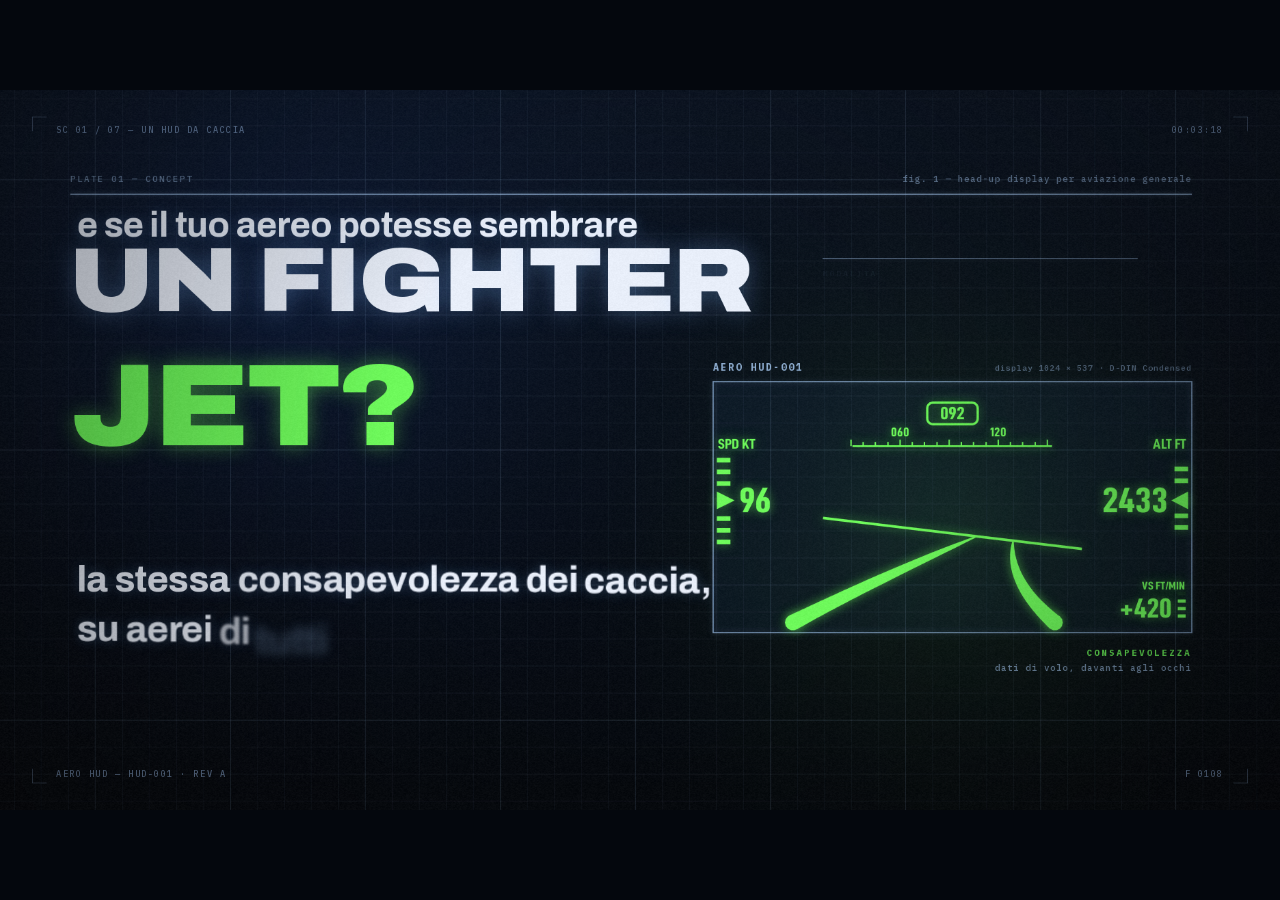
<file: aero/horizontal/index.html>
<!doctype html>
<html lang="it">
<head>
<meta charset="utf-8">
<meta name="viewport" content="width=device-width, initial-scale=1">
<title>Aero — Rethinking flight (orizzontale)</title>
<link rel="preload" href="../assets/fonts/Archivo-latin.woff2" as="font" type="font/woff2" crossorigin>
<link rel="preload" href="../assets/fonts/IBMPlexMono-400.woff2" as="font" type="font/woff2" crossorigin>
<link rel="preload" href="../assets/fonts/IBMPlexMono-500.woff2" as="font" type="font/woff2" crossorigin>
<link rel="preload" href="../assets/fonts/IBMPlexMono-600.woff2" as="font" type="font/woff2" crossorigin>
<link rel="preload" href="../assets/fonts/IBMPlexMono-700.woff2" as="font" type="font/woff2" crossorigin>
<link rel="preload" href="../assets/fonts/D-DINCondensed-Bold.woff2" as="font" type="font/woff2" crossorigin>
<style>@font-face{font-family:Archivo;font-style:normal;font-weight:100 900;font-stretch:62% 125%;font-display:swap;src:url('../assets/fonts/Archivo-latin.woff2') format('woff2')}
@font-face{font-family:"IBM Plex Mono";font-style:normal;font-weight:400;font-display:swap;src:url('../assets/fonts/IBMPlexMono-400.woff2') format('woff2')}
@font-face{font-family:"IBM Plex Mono";font-style:normal;font-weight:500;font-display:swap;src:url('../assets/fonts/IBMPlexMono-500.woff2') format('woff2')}
@font-face{font-family:"IBM Plex Mono";font-style:normal;font-weight:600;font-display:swap;src:url('../assets/fonts/IBMPlexMono-600.woff2') format('woff2')}
@font-face{font-family:"IBM Plex Mono";font-style:normal;font-weight:700;font-display:swap;src:url('../assets/fonts/IBMPlexMono-700.woff2') format('woff2')}
@font-face{font-family:DDIN;font-display:swap;src:url('../assets/fonts/D-DINCondensed-Bold.woff2') format('woff2')}


:root{
  --bg:#050a14; --ink:#eef4ff; --blue:#a6d0ff; --orange:#6eff5a; --peach:#f3a072; --navy:#04101f;
  --mono:"IBM Plex Mono",ui-monospace,monospace; --sans:"Archivo",system-ui,sans-serif;
}
*{box-sizing:border-box}
html,body{margin:0;height:100%;background:#04070d;overflow:hidden;color:var(--ink)}
#wrap{position:fixed;inset:0;display:flex;align-items:center;justify-content:center}
#stage{position:relative;width:1920px;height:1080px;flex:none;overflow:hidden;background:var(--bg);transform-origin:50% 50%}
#stage canvas{position:absolute;left:0;top:0;width:1920px;height:1080px}
#cam{position:absolute;inset:0;transform-origin:50% 50%}
.scene{position:absolute;inset:0;display:none}
.grp{position:absolute;inset:0}
.abs{position:absolute;white-space:nowrap}
.big{font-family:var(--sans);font-weight:900;font-stretch:115%;line-height:.86;letter-spacing:-.015em;color:var(--ink);text-shadow:0 0 36px rgba(130,185,255,.35)}
.kick{font-family:var(--sans);font-weight:700;font-stretch:100%;font-size:52px;letter-spacing:-.01em;color:var(--ink);text-shadow:0 0 18px rgba(130,185,255,.3)}
.stroke{font-family:var(--sans);font-weight:800;color:transparent;-webkit-text-stroke:2px var(--blue);text-shadow:none;filter:drop-shadow(0 0 8px rgba(120,180,255,.45))}
.stroke.heavy{font-weight:900;font-stretch:100%;line-height:.9;-webkit-text-stroke:2.5px var(--blue)}
.ostroke{-webkit-text-stroke-color:var(--orange)}
.o{color:var(--orange);text-shadow:0 0 30px rgba(110,255,90,.45)}
.b{color:var(--blue)}
.ch,.wd{display:inline-block;will-change:transform,opacity}
.num{font-variant-numeric:tabular-nums}
.ulwrap{position:relative;display:inline-block}
.ul{position:absolute;left:0;right:0;bottom:-16px;height:7px;background:linear-gradient(90deg,rgba(110,255,90,.35),#6eff5a 55%,#d9ffd0);box-shadow:0 0 18px rgba(110,255,90,.85);transform-origin:0 50%;transform:scaleX(0)}

/* scene 4 — prompt panel */
.persp{position:absolute;inset:0;perspective:1500px;perspective-origin:30% 45%}
.panel{position:absolute;left:130px;top:330px;width:1180px;height:330px;border:1.5px solid rgba(190,220,255,.75);
  box-shadow:0 0 26px rgba(120,180,255,.22),inset 0 0 50px rgba(120,180,255,.06);background:rgba(8,18,36,.55);transform-origin:0 50%}
.chev{position:absolute;left:36px;top:44px;font:500 42px/66px var(--mono);color:var(--blue)}
.ptext{position:absolute;left:84px;top:44px;font:500 42px/66px var(--mono);color:#e6efff;white-space:pre;text-shadow:0 0 14px rgba(140,190,255,.45)}
.cur{display:inline-block;width:.5em;height:1em;background:var(--orange);vertical-align:-.14em;box-shadow:0 0 14px var(--orange)}
.hl{color:var(--orange);text-decoration:underline;text-underline-offset:12px;text-decoration-thickness:2px;text-shadow:0 0 16px rgba(110,255,90,.6)}
.pop{position:absolute;width:380px;border:1px solid rgba(190,220,255,.6);background:rgba(6,14,30,.9);font:500 15px/1 var(--mono);color:#cfe2ff;padding:11px 13px 7px;box-shadow:0 0 20px rgba(100,160,255,.2)}
.pop .hd{display:flex;justify-content:space-between;opacity:.65;margin-bottom:10px;font-size:13px}
.pop .row{display:grid;grid-template-columns:130px 1fr 46px;align-items:center;gap:10px;height:25px}
.pop .bar{height:6px;background:rgba(160,205,255,.18)}
.pop .bar i{display:block;height:100%;background:#cfe2ff}
.pop .row.top{color:var(--orange)}
.pop .row.top .bar i{background:var(--orange);box-shadow:0 0 8px var(--orange)}
.pop .row span:last-child{text-align:right}
.pfoot{position:absolute;left:24px;bottom:16px;right:24px;display:flex;justify-content:space-between;font:600 13px var(--mono);letter-spacing:.12em;color:rgba(190,220,255,.7)}
.enter{position:absolute;right:30px;top:120px;width:56px;height:56px;border:1.5px solid rgba(190,220,255,.7);display:flex;align-items:center;justify-content:center;font:500 26px var(--mono);color:var(--blue)}

/* flash beats */
#flash{position:absolute;inset:0;display:none;align-items:center;justify-content:center;
  background:radial-gradient(ellipse at 50% 45%,#a9d4ff 0%,#4ea8ff 45%,#2f7fe0 100%)}
#flash .w{font-family:var(--sans);font-weight:900;font-stretch:100%;letter-spacing:-.02em;line-height:1;color:var(--navy);white-space:nowrap}
#flash .t{position:absolute;font:600 14px var(--mono);letter-spacing:.14em;color:rgba(27,28,63,.45)}

/* HUD */
#hud{position:absolute;inset:0;pointer-events:none}
#hud .h{position:absolute;font:500 13px var(--mono);letter-spacing:.14em;color:rgba(170,205,255,.55);text-transform:uppercase}
#hud .reg{position:absolute;width:22px;height:22px;border-color:rgba(170,205,255,.45);border-style:solid;border-width:0}

/* preview controls */
#ctl{position:fixed;left:50%;bottom:16px;transform:translateX(-50%);display:flex;gap:12px;align-items:center;padding:8px 14px;
  background:rgba(10,16,28,.85);border:1px solid rgba(170,205,255,.25);border-radius:10px;font:500 13px var(--mono);color:#cfe2ff;transition:opacity .3s;z-index:9}
#ctl button{background:none;border:1px solid rgba(170,205,255,.4);color:#cfe2ff;font:inherit;padding:4px 10px;border-radius:6px;cursor:pointer}
#ctl input{width:min(52vw,640px);accent-color:#6eff5a}
#ctl.hide{opacity:0}
body.render #ctl{display:none}

.g{color:var(--orange);text-shadow:0 0 30px rgba(110,255,90,.45)}
.row{position:absolute;left:0;right:0}
.ttl{font-family:var(--sans);font-weight:900;font-stretch:112%;letter-spacing:-.01em;line-height:.9;white-space:nowrap;color:var(--ink);text-shadow:0 0 28px rgba(130,185,255,.3)}
.dsc{font:500 24px/1 var(--mono);color:rgba(190,220,255,.78);letter-spacing:.02em;white-space:nowrap}
.idx{font:600 20px/1 var(--mono);letter-spacing:.2em;color:rgba(110,255,90,.9)}
</style>
</head>
<body>
<div id="wrap"><div id="stage">
  <canvas id="grid"></canvas>
  <div id="cam">
    <canvas id="draw"></canvas>

    <div class="scene" id="s1">
      <div class="abs kick" id="s1k" style="left:150px;top:182px">e se il tuo aereo potesse sembrare</div>
      <div class="abs big" id="s1a" data-fit="1000" style="left:138px;top:236px;font-size:170px">UN FIGHTER</div>
      <div class="abs big g" id="s1b" data-fit="900" style="left:142px;top:404px;font-size:170px">JET?</div>
      <div class="abs kick" id="s1c" style="left:150px;top:700px;font-size:54px">la stessa consapevolezza dei caccia,</div>
      <div class="abs kick" id="s1d" style="left:150px;top:772px;font-size:54px">su aerei di <span class="b">tutti i giorni</span></div>
    </div>

    <div class="scene" id="s2">
      <div class="grp" id="s2A">
        <div class="abs kick" id="s2k" style="left:150px;top:118px">negli aerei leggeri lo sguardo è</div>
        <div class="abs big" id="s2a" data-fit="1500" style="left:142px;top:174px;font-size:150px">SUL PANNELLO</div>
      </div>
      <div class="grp" id="s2B">
        <div class="abs kick" id="s2k2" style="left:150px;top:118px">con AERO resta</div>
        <div class="abs big g" id="s2b" data-fit="1600" style="left:142px;top:174px;font-size:150px">SULL'ORIZZONTE</div>
      </div>
    </div>

    <div class="scene" id="s3">
      <div class="abs kick" id="s3k" style="left:150px;top:126px">un'unità standalone,</div>
      <div class="abs big" id="s3a" data-fit="1000" style="left:142px;top:184px;font-size:170px">PLUG &amp; PLAY</div>
      <div class="abs stroke" id="s3b" style="left:150px;top:372px;font-size:60px">con sensori e GPS dedicati</div>
    </div>

    <div class="scene" id="s4">
      <div class="abs kick" id="s4k" style="left:150px;top:112px">ciò che ti serve,</div>
      <div class="abs big" id="s4a" data-fit="1500" style="left:142px;top:168px;font-size:130px">QUANDO TI SERVE</div>
      <div class="abs stroke" id="s4b" style="left:150px;top:316px;font-size:60px">dove vuoi tu</div>
    </div>

    <div class="scene" id="s5">
      <div class="abs kick" id="s5k" style="left:150px;top:112px">pianifichi nell'app,</div>
      <div class="abs big" id="s5a" data-fit="1600" style="left:142px;top:168px;font-size:120px">VOLI SENZA PENSIERI</div>
      <div class="abs stroke" id="s5b" style="left:150px;top:304px;font-size:56px">come CarPlay, per il tuo aereo</div>
    </div>

    <div class="scene" id="s6">
      <div id="s6rows"></div>
    </div>

    <div class="scene" id="s7">
      <div class="abs big" id="s7a" data-fit="1000" style="left:132px;top:330px;font-size:300px;letter-spacing:.06em">AERO</div>
      <div class="abs stroke" id="s7b" data-fit="1000" style="left:150px;top:640px;font-size:84px">rethinking flight</div>
      <div class="abs kick" id="s7k" style="left:152px;top:250px">AeroHUD</div>
    </div>

    <canvas id="over"></canvas>
  </div>

  <div id="flash"><div class="t" style="left:84px;top:60px" id="flTag">PLATE 00</div><div class="w" id="flWord"></div><div class="t" style="right:84px;bottom:56px">0.12</div></div>

  <div id="hud">
    <div class="reg" style="left:48px;top:40px;border-left-width:1.5px;border-top-width:1.5px"></div>
    <div class="reg" style="right:48px;top:40px;border-right-width:1.5px;border-top-width:1.5px"></div>
    <div class="reg" style="left:48px;bottom:40px;border-left-width:1.5px;border-bottom-width:1.5px"></div>
    <div class="reg" style="right:48px;bottom:40px;border-right-width:1.5px;border-bottom-width:1.5px"></div>
    <div class="h" id="hudScene" style="left:84px;top:52px">SC 01</div>
    <div class="h" id="hudTime" style="right:84px;top:52px">00:00:00</div>
    <div class="h" style="left:84px;bottom:46px">aero hud — hud-001 · rev a</div>
    <div class="h" id="hudFrame" style="right:84px;bottom:46px">F 0000</div>
  </div>

  <canvas id="fx"></canvas>
</div></div>

<div id="ctl">
  <button id="bPlay">❚❚</button>
  <input id="scrub" type="range" min="0" max="1" step="0.001" value="0">
  <span id="tLabel">0.00</span>
</div>

<script>
const SCENES = [
  { id:'s1', name:'un HUD da caccia',     dur:5.4 },
  { id:'s2', name:'head-down vs head-up', dur:6.8 },
  { id:'s3', name:'plug & play',          dur:6.6 },
  { id:'s4', name:'il display',           dur:6.0 },
  { id:'s5', name:'app + navigazione',    dur:6.8 },
  { id:'s6', name:'progettato per te',    dur:5.8 },
  { id:'s7', name:'rethinking flight',    dur:5.6 },
];
const BEATS = [
  { scene:'s2', at:3.40, dur:.80, text:'HEAD-UP' },
  { scene:'s6', at:0.00, dur:1.00, text:'PROGETTATO PER TE' },
];
const FPS_LABEL = 30;

const W=1920, H=1080;
const qs=new URLSearchParams(location.search);
const RENDER=qs.has('render');
if(RENDER) document.body.classList.add('render');
const $=id=>document.getElementById(id);
const clamp=(x,a=0,b=1)=>x<a?a:x>b?b:x;
const lerp=(a,b,t)=>a+(b-a)*t;
const prog=(t,a,b)=>clamp((t-a)/(b-a));
const sstep=t=>t*t*(3-2*t);
const frac=x=>x-Math.floor(x);
const pad=(n,l=2)=>String(n).padStart(l,'0');
const rnd=n=>frac(Math.sin(n*127.1+311.7)*43758.5453);
const E={
  outExpo:t=>t>=1?1:1-Math.pow(2,-10*t),
  outCubic:t=>1-Math.pow(1-t,3),
  inCubic:t=>t*t*t,
  inOutCubic:t=>t<.5?4*t*t*t:1-Math.pow(-2*t+2,3)/2,
  outBack:t=>{const c1=1.70158,c3=c1+1;return 1+c3*Math.pow(t-1,3)+c1*Math.pow(t-1,2)},
};
const BL=a=>`rgba(175,212,255,${a})`;
const OR=a=>`rgba(110,255,90,${a})`;
const INK='#eef4ff', ORANGE='#6eff5a';

let t0acc=0;
SCENES.forEach(s=>{ s.start=t0acc; t0acc+=s.dur; });
const TOTAL=t0acc;
BEATS.forEach(b=>{ b.t=SCENES.find(s=>s.id===b.scene).start+b.at; });
window.TOTAL=TOTAL;

/* ---------- canvases ---------- */
const gcv=$('grid'), dcv=$('draw'), ocv=$('over'), fcv=$('fx');
[gcv,dcv,ocv,fcv].forEach(c=>{c.width=W;c.height=H});
const g=gcv.getContext('2d'), d=dcv.getContext('2d'), o=ocv.getContext('2d'), f=fcv.getContext('2d');

/* ---------- drawing helpers ---------- */
function glowOn(c,col,b){c.shadowColor=col;c.shadowBlur=b}
function glowOff(c){c.shadowBlur=0;c.shadowColor='transparent'}
function line(c,x1,y1,x2,y2,p=1){ if(p<=0)return; c.beginPath(); c.moveTo(x1,y1); c.lineTo(x1+(x2-x1)*p,y1+(y2-y1)*p); c.stroke(); }
function traceRect(c,x,y,w,h,p){
  if(p<=0)return; if(p>=1){c.strokeRect(x,y,w,h);return}
  let dd=p*2*(w+h); c.beginPath(); c.moveTo(x,y);
  let cx=x,cy=y;
  for(const [nx,ny] of [[x+w,y],[x+w,y+h],[x,y+h],[x,y]]){
    const len=Math.hypot(nx-cx,ny-cy);
    if(dd>=len){c.lineTo(nx,ny);dd-=len;cx=nx;cy=ny}
    else{const k=dd/len;c.lineTo(cx+(nx-cx)*k,cy+(ny-cy)*k);break}
  }
  c.stroke();
}
function mono(c,str,x,y,size=14,col=BL(.7),align='left',weight=500,ls=0){
  c.font=`${weight} ${size}px "IBM Plex Mono"`; c.fillStyle=col; c.textAlign=align; c.textBaseline='alphabetic';
  c.letterSpacing=ls+'px'; c.fillText(str,x,y); c.letterSpacing='0px';
}
function sans(c,str,x,y,size,col,align='left',weight=900,stretch='normal'){
  c.font=`${weight} ${size}px Archivo`; c.fontStretch=stretch; c.fillStyle=col; c.textAlign=align; c.textBaseline='alphabetic';
  c.fillText(str,x,y); c.fontStretch='normal';
}
const typed=(s,p)=>s.slice(0,Math.floor(s.length*clamp(p)));
function bez(P,t){const u=1-t;return [0,1].map(i=>u*u*u*P[0][i]+3*u*u*t*P[1][i]+3*u*t*t*P[2][i]+t*t*t*P[3][i])}
function bezPartial(c,P,p){ if(p<=0)return; c.beginPath(); const n=60; for(let i=0;i<=n;i++){const q=bez(P,p*i/n); i?c.lineTo(q[0],q[1]):c.moveTo(q[0],q[1])} c.stroke(); }
function polyPartial(c,pts,head){ // head = float index along pts
  if(head<=0) return pts[0];
  const n=Math.min(Math.floor(head),pts.length-1); c.beginPath(); c.moveTo(pts[0][0],pts[0][1]);
  for(let i=1;i<=n;i++) c.lineTo(pts[i][0],pts[i][1]);
  let hp=pts[n];
  if(n<pts.length-1){const k=head-n; hp=[lerp(pts[n][0],pts[n+1][0],k),lerp(pts[n][1],pts[n+1][1],k)]; c.lineTo(hp[0],hp[1])}
  c.stroke(); return hp;
}
function dot(c,x,y,r,col){c.fillStyle=col;c.beginPath();c.arc(x,y,r,0,Math.PI*2);c.fill()}
function flare(c,x,y,s=1,a=1){
  if(a<=0.01)return;
  c.save(); c.globalCompositeOperation='lighter';
  let rg=c.createRadialGradient(x,y,0,x,y,70*s);
  rg.addColorStop(0,`rgba(255,255,255,${a})`); rg.addColorStop(.12,`rgba(210,255,225,${.7*a})`); rg.addColorStop(1,'rgba(110,255,90,0)');
  c.fillStyle=rg; c.fillRect(x-70*s,y-70*s,140*s,140*s);
  c.translate(x,y); c.scale(1,.03);
  rg=c.createRadialGradient(0,0,0,0,0,300*s); rg.addColorStop(0,`rgba(235,255,240,${.9*a})`); rg.addColorStop(1,'rgba(110,255,90,0)');
  c.fillStyle=rg; c.fillRect(-300*s,-300*s,600*s,600*s);
  c.restore();
}

/* ---------- tiny 3D ---------- */
const sub=(a,b)=>[a[0]-b[0],a[1]-b[1],a[2]-b[2]];
const dot3=(a,b)=>a[0]*b[0]+a[1]*b[1]+a[2]*b[2];
const cross=(a,b)=>[a[1]*b[2]-a[2]*b[1],a[2]*b[0]-a[0]*b[2],a[0]*b[1]-a[1]*b[0]];
const norm=a=>{const l=Math.hypot(...a);return [a[0]/l,a[1]/l,a[2]/l]};
function mkCam(pos,target,fl=1000,cx=960,cy=540){
  const fw=norm(sub(target,pos)), rt=norm(cross([0,1,0],fw)), up=cross(fw,rt);
  return {pos,fw,rt,up,f:fl,cx,cy};
}
const toCam=(c,p)=>{const q=sub(p,c.pos);return [dot3(q,c.rt),dot3(q,c.up),dot3(q,c.fw)]};
const pj=(c,q)=>[c.cx+q[0]*c.f/q[2],c.cy-q[1]*c.f/q[2]];
function P3(c,p){const q=toCam(c,p);return q[2]>.05?pj(c,q):null}
function seg3(ctx,c,a,b){
  let A=toCam(c,a),B=toCam(c,b); const n=.05;
  if(A[2]<n&&B[2]<n) return false;
  if(A[2]<n){const k=(n-A[2])/(B[2]-A[2]);A=[lerp(A[0],B[0],k),lerp(A[1],B[1],k),n]}
  else if(B[2]<n){const k=(n-B[2])/(A[2]-B[2]);B=[lerp(B[0],A[0],k),lerp(B[1],A[1],k),n]}
  const pa=pj(c,A),pb=pj(c,B); ctx.moveTo(pa[0],pa[1]); ctx.lineTo(pb[0],pb[1]); return true;
}
function floor3(ctx,c,{x0,x1,z0,z1,step=2,y=0,alpha=.5,fog=40,origin=null}){
  ctx.lineWidth=1.2; const pieces=12;
  const ref=origin||c.pos;
  const A=(x,z)=>alpha*clamp(1-Math.hypot(x-ref[0],z-ref[2])/fog);
  for(let x=Math.ceil(x0/step)*step;x<=x1;x+=step) for(let i=0;i<pieces;i++){
    const za=lerp(z0,z1,i/pieces), zb=lerp(z0,z1,(i+1)/pieces), a=A(x,(za+zb)/2); if(a<.01) continue;
    ctx.strokeStyle=BL(a); ctx.beginPath(); if(seg3(ctx,c,[x,y,za],[x,y,zb])) ctx.stroke();
  }
  for(let z=Math.ceil(z0/step)*step;z<=z1;z+=step) for(let i=0;i<pieces;i++){
    const xa=lerp(x0,x1,i/pieces), xb=lerp(x0,x1,(i+1)/pieces), a=A((xa+xb)/2,z); if(a<.01) continue;
    ctx.strokeStyle=BL(a); ctx.beginPath(); if(seg3(ctx,c,[xa,y,z],[xb,y,z])) ctx.stroke();
  }
}
const rotY=(p,a)=>{const c=Math.cos(a),s=Math.sin(a);return [p[0]*c+p[2]*s,p[1],-p[0]*s+p[2]*c]};
const rotX=(p,a)=>{const c=Math.cos(a),s=Math.sin(a);return [p[0],p[1]*c-p[2]*s,p[1]*s+p[2]*c]};
const CUBE={v:[[-1,-1,-1],[1,-1,-1],[1,1,-1],[-1,1,-1],[-1,-1,1],[1,-1,1],[1,1,1],[-1,1,1]],e:[[0,1],[1,2],[2,3],[3,0],[4,5],[5,6],[6,7],[7,4],[0,4],[1,5],[2,6],[3,7]]};
const OCTA={v:[[1,0,0],[-1,0,0],[0,1.3,0],[0,-1.3,0],[0,0,1],[0,0,-1]],e:[[0,2],[0,3],[0,4],[0,5],[1,2],[1,3],[1,4],[1,5],[2,4],[4,3],[3,5],[5,2]]};
function wire(ctx,c,M,xf){ctx.beginPath();for(const [i,j] of M.e) seg3(ctx,c,xf(M.v[i]),xf(M.v[j]));ctx.stroke()}

/* ---------- DOM text helpers ---------- */
function prepChars(el){
  const out=[];
  (function walk(node){
    [...node.childNodes].forEach(n=>{
      if(n.nodeType===3){
        const fr=document.createDocumentFragment();
        for(const ch of n.textContent){const s=document.createElement('span');s.className='ch';s.textContent=ch===' '?' ':ch;fr.appendChild(s);out.push(s)}
        n.replaceWith(fr);
      } else if(n.nodeType===1 && n.tagName!=='I') walk(n);
    });
  })(el);
  return out;
}
function prepWords(el){
  const out=[];
  (function walk(node){
    [...node.childNodes].forEach(n=>{
      if(n.nodeType===3){
        const fr=document.createDocumentFragment();
        n.textContent.split(/(\s+)/).forEach(w=>{
          if(!w) return;
          if(/^\s+$/.test(w)){fr.appendChild(document.createTextNode(w));return}
          const s=document.createElement('span');s.className='wd';s.textContent=w;fr.appendChild(s);out.push(s);
        });
        n.replaceWith(fr);
      } else if(n.nodeType===1) walk(n);
    });
  })(el);
  return out;
}
function animChars(chs,lt,t0,stg,dur,dist=70){
  for(let i=0;i<chs.length;i++){
    const c=chs[i], p=prog(lt,t0+i*stg,t0+i*stg+dur), e=E.outExpo(p);
    c.style.opacity=clamp(p*2.5);
    c.style.transform=p>=1?'none':`translate3d(0,${(1-e)*dist}%,0) scale(${lerp(1.2,1,e)})`;
    c.style.filter=p>=1?'none':`blur(${(1-e)*12}px)`;
  }
}
const animWords=animChars;
function fadeUp(el,lt,t0,dur=.6,dist=40){
  const p=prog(lt,t0,t0+dur), e=E.outExpo(p);
  el.style.opacity=clamp(p*2.5);
  el.style.transform=p>=1?'none':`translate3d(0,${(1-e)*dist}px,0)`;
  el.style.filter=p>=1?'none':`blur(${(1-e)*10}px)`;
}
function exitFx(el,lt,t0,dur=.35){
  const p=E.inCubic(prog(lt,t0,t0+dur));
  if(p<=0){el.style.opacity='';el.style.transform='';el.style.filter='';return}
  el.style.opacity=1-p; el.style.transform=`translate3d(0,${-p*40}px,0) scale(${1-p*.04})`; el.style.filter=`blur(${p*14}px)`;
}
function glitch(lt,t0,t1,amt=10){const p=prog(lt,t0,t1);if(p<=0||p>=1)return 0;return (1-p)*amt*(.35+.65*rnd(Math.floor(lt*30)))}
function chroma(el,a){el.style.textShadow=a>.05?`${-a}px 0 rgba(255,50,90,.6), ${a}px 0 rgba(40,200,255,.6), 0 0 36px rgba(130,185,255,.35)`:''}
function box(el){let x=0,y=0,n=el;while(n&&n.id!=='stage'){x+=n.offsetLeft;y+=n.offsetTop;n=n.offsetParent}return {x,y,w:el.offsetWidth,h:el.offsetHeight}}
function fit(el,maxW){const w=el.offsetWidth;if(w>maxW){const fs=parseFloat(getComputedStyle(el).fontSize);el.style.fontSize=(fs*maxW/w)+'px'}}
function numHTML(n){const s=String(n).padStart(3,'0');let i=0;while(i<2&&s[i]==='0')i++;return `<span style="opacity:.16">${s.slice(0,i)}</span>${s.slice(i)}`}


const CAD={"scale":0.01,"size_mm":{"L":175.0,"D":106.52,"H":32.6},"hinge":{"Z":0.482,"Y":0.2828,"r":0.0444,"rIn":0.023,"knuckles":[[-0.875,-0.505],[-0.29,0.28],[0.495,0.875]],"gaps":[[-0.505,-0.29],[0.28,0.495]]},"glass":{"w":1.53,"h":0.867,"t":0.02,"tab":0.17},"segs":[0.2845,0.245,0.4801,0.2845,0.245,0.4816,0.2845,0.245,0.4801,0.2845,0.2451,0.4786,-0.2945,0.245,0.4816,-0.2945,0.245,0.4801,0.2845,0.2451,0.4786,0.2845,0.2453,0.4771,-0.2945,0.245,0.4801,-0.2945,0.2451,0.4786,0.2845,0.2453,0.4771,0.2845,0.2456,0.4756,-0.2945,0.2451,0.4786,-0.2945,0.2453,0.4771,0.2845,0.2456,0.4756,0.2845,0.2459,0.4742,-0.2945,0.2453,0.4771,-0.2945,0.2456,0.4756,0.2845,0.2459,0.4742,0.2845,0.2463,0.4728,-0.2945,0.2456,0.4756,-0.2945,0.2459,0.4742,0.2845,0.2463,0.4728,0.2845,0.2468,0.4713,-0.2945,0.2459,0.4742,-0.2945,0.2463,0.4728,0.2845,0.2468,0.4713,0.2845,0.2474,0.4699,-0.2945,0.2463,0.4728,-0.2945,0.2468,0.4713,0.2845,0.2474,0.4699,0.2845,0.248,0.4686,-0.2945,0.2468,0.4713,-0.2945,0.2474,0.4699,0.2845,0.248,0.4686,0.2845,0.2487,0.4672,-0.2945,0.2474,0.4699,-0.2945,0.248,0.4686,0.2845,0.2487,0.4672,0.2845,0.2494,0.4659,-0.2945,0.248,0.4686,-0.2945,0.2487,0.4672,0.2845,0.2494,0.4659,0.2845,0.2502,0.4647,-0.2945,0.2487,0.4672,-0.2945,0.2494,0.4659,0.2845,0.2502,0.4647,0.2845,0.2511,0.4635,-0.2945,0.2494,0.4659,-0.2945,0.2502,0.4647,0.2845,0.2511,0.4635,0.2845,0.252,0.4623,-0.2945,0.2502,0.4647,-0.2945,0.2511,0.4635,0.2845,0.252,0.4623,0.2845,0.253,0.4612,-0.2945,0.2511,0.4635,-0.2945,0.252,0.4623,0.2845,0.253,0.4612,0.2845,0.2541,0.4601,-0.2945,0.252,0.4623,-0.2945,0.253,0.4612,0.2845,0.2541,0.4601,0.2845,0.2551,0.4591,-0.2945,0.253,0.4612,-0.2945,0.2541,0.4601,0.2845,0.2551,0.4591,0.2845,0.2563,0.4581,-0.2945,0.2541,0.4601,-0.2945,0.2551,0.4591,0.2845,0.2563,0.4581,0.2845,0.2575,0.4572,-0.2945,0.2551,0.4591,-0.2945,0.2563,0.4581,0.2845,0.2575,0.4572,0.2845,0.2587,0.4564,-0.2945,0.2563,0.4581,-0.2945,0.2575,0.4572,0.2845,0.2587,0.4564,0.2845,0.26,0.4556,-0.2945,0.2575,0.4572,-0.2945,0.2587,0.4564,0.2845,0.26,0.4556,0.2845,0.2613,0.4549,-0.2945,0.2587,0.4564,-0.2945,0.26,0.4556,0.2845,0.2613,0.4549,0.2845,0.2627,0.4542,-0.2945,0.26,0.4556,-0.2945,0.2613,0.4549,0.2845,0.2627,0.4542,0.2845,0.264,0.4537,-0.2945,0.2613,0.4549,-0.2945,0.2627,0.4542,0.2845,0.264,0.4537,0.2845,0.2654,0.4532,-0.2945,0.2627,0.4542,-0.2945,0.264,0.4537,0.2845,0.2654,0.4532,0.2845,0.2669,0.4527,-0.2945,0.264,0.4537,-0.2945,0.2654,0.4532,0.2845,0.2669,0.4527,0.2845,0.2683,0.4523,-0.2945,0.2654,0.4532,-0.2945,0.2669,0.4527,0.2845,0.2683,0.4523,0.2845,0.2698,0.452,-0.2945,0.2669,0.4527,-0.2945,0.2683,0.4523,0.2845,0.2698,0.452,0.2845,0.2713,0.4518,-0.2945,0.2683,0.4523,-0.2945,0.2698,0.452,0.2845,0.2713,0.4518,0.2845,0.2728,0.4517,-0.2945,0.2698,0.452,-0.2945,0.2713,0.4518,0.2845,0.2728,0.4517,0.2845,0.2743,0.4516,-0.2945,0.2713,0.4518,-0.2945,0.2728,0.4517,0.2845,0.2743,0.4516,0.2845,0.2757,0.4516,-0.2945,0.2728,0.4517,-0.2945,0.2743,0.4516,0.2845,0.2757,0.4516,0.2845,0.2772,0.4517,-0.2945,0.2743,0.4516,-0.2945,0.2757,0.4516,0.2845,0.2772,0.4517,0.2845,0.2787,0.4518,-0.2945,0.2757,0.4516,-0.2945,0.2772,0.4517,0.2845,0.2787,0.4518,0.2845,0.2802,0.452,-0.2945,0.2772,0.4517,-0.2945,0.2787,0.4518,0.2845,0.2802,0.452,0.2845,0.2817,0.4523,-0.2945,0.2787,0.4518,-0.2945,0.2802,0.452,0.2845,0.2817,0.4523,0.2845,0.2831,0.4527,-0.2945,0.2802,0.452,-0.2945,0.2817,0.4523,0.2845,0.2831,0.4527,0.2845,0.2846,0.4532,-0.2945,0.2817,0.4523,-0.2945,0.2831,0.4527,0.2845,0.2846,0.4532,0.2845,0.286,0.4537,-0.2945,0.2831,0.4527,-0.2945,0.2846,0.4532,0.2845,0.286,0.4537,0.2845,0.2873,0.4542,-0.2945,0.2846,0.4532,-0.2945,0.286,0.4537,0.2845,0.2873,0.4542,0.2845,0.2887,0.4549,-0.2945,0.286,0.4537,-0.2945,0.2873,0.4542,0.2845,0.2887,0.4549,0.2845,0.29,0.4556,-0.2945,0.2873,0.4542,-0.2945,0.2887,0.4549,0.2845,0.29,0.4556,0.2845,0.2913,0.4564,-0.2945,0.2887,0.4549,-0.2945,0.29,0.4556,0.2845,0.2913,0.4564,0.2845,0.2925,0.4572,-0.2945,0.29,0.4556,-0.2945,0.2913,0.4564,0.2845,0.2925,0.4572,0.2845,0.2937,0.4581,-0.2945,0.2913,0.4564,-0.2945,0.2925,0.4572,0.2845,0.2937,0.4581,0.2845,0.2949,0.4591,-0.2945,0.2925,0.4572,-0.2945,0.2937,0.4581,0.2845,0.2949,0.4591,0.2845,0.2959,0.4601,-0.2945,0.2937,0.4581,-0.2945,0.2949,0.4591,0.2845,0.2959,0.4601,0.2845,0.297,0.4612,-0.2945,0.2949,0.4591,-0.2945,0.2959,0.4601,0.2845,0.297,0.4612,0.2845,0.298,0.4623,-0.2945,0.2959,0.4601,-0.2945,0.297,0.4612,0.2845,0.298,0.4623,0.2845,0.2989,0.4635,-0.2945,0.297,0.4612,-0.2945,0.298,0.4623,0.2845,0.2989,0.4635,0.2845,0.2998,0.4647,-0.2945,0.298,0.4623,-0.2945,0.2989,0.4635,0.2845,0.2998,0.4647,0.2845,0.3006,0.4659,-0.2945,0.2989,0.4635,-0.2945,0.2998,0.4647,0.2845,0.3006,0.4659,0.2845,0.3013,0.4672,-0.2945,0.2998,0.4647,-0.2945,0.3006,0.4659,0.2845,0.3013,0.4672,0.2845,0.302,0.4686,-0.2945,0.3006,0.4659,-0.2945,0.3013,0.4672,0.2845,0.302,0.4686,0.2845,0.3026,0.4699,-0.2945,0.3013,0.4672,-0.2945,0.302,0.4686,0.2845,0.3026,0.4699,0.2845,0.3032,0.4713,-0.2945,0.302,0.4686,-0.2945,0.3026,0.4699,0.2845,0.3032,0.4713,0.2845,0.3037,0.4728,-0.2945,0.3026,0.4699,-0.2945,0.3032,0.4713,0.2845,0.3037,0.4728,0.2845,0.3041,0.4742,-0.2945,0.3032,0.4713,-0.2945,0.3037,0.4728,0.2845,0.3041,0.4742,0.2845,0.3044,0.4756,-0.2945,0.3037,0.4728,-0.2945,0.3041,0.4742,0.2845,0.3044,0.4756,0.2845,0.3047,0.4771,-0.2945,0.3041,0.4742,-0.2945,0.3044,0.4756,0.2845,0.3047,0.4771,0.2845,0.3049,0.4786,-0.2945,0.3044,0.4756,-0.2945,0.3047,0.4771,0.2845,0.3049,0.4786,0.2845,0.305,0.4801,-0.2945,0.3047,0.4771,-0.2945,0.3049,0.4786,0.2845,0.305,0.4801,0.2845,0.305,0.4816,-0.2945,0.3049,0.4786,-0.2945,0.305,0.4801,0.2845,0.305,0.4816,0.2845,0.305,0.4831,-0.2945,0.305,0.4801,-0.2945,0.305,0.4816,0.2845,0.305,0.4831,0.2845,0.3049,0.4846,-0.2945,0.305,0.4816,-0.2945,0.305,0.4831,0.2845,0.3049,0.4846,0.2845,0.3047,0.4861,-0.2945,0.305,0.4831,-0.2945,0.3049,0.4846,0.2845,0.3047,0.4861,0.2845,0.3044,0.4875,-0.2945,0.3049,0.4846,-0.2945,0.3047,0.4861,0.2845,0.3044,0.4875,0.2845,0.3041,0.489,-0.2945,0.3047,0.4861,-0.2945,0.3044,0.4875,0.2845,0.3041,0.489,0.2845,0.3037,0.4904,-0.2945,0.3044,0.4875,-0.2945,0.3041,0.489,0.2845,0.3037,0.4904,0.2845,0.3032,0.4919,-0.2945,0.3041,0.489,-0.2945,0.3037,0.4904,0.2845,0.3032,0.4919,0.2845,0.3026,0.4932,-0.2945,0.3037,0.4904,-0.2945,0.3032,0.4919,0.2845,0.3026,0.4932,0.2845,0.302,0.4946,-0.2945,0.3032,0.4919,-0.2945,0.3026,0.4932,0.2845,0.302,0.4946,0.2845,0.3013,0.4959,-0.2945,0.3026,0.4932,-0.2945,0.302,0.4946,0.2845,0.3013,0.4959,0.2845,0.3006,0.4972,-0.2945,0.302,0.4946,-0.2945,0.3013,0.4959,0.2845,0.3006,0.4972,0.2845,0.2998,0.4985,-0.2945,0.3013,0.4959,-0.2945,0.3006,0.4972,0.2845,0.2998,0.4985,0.2845,0.2989,0.4997,-0.2945,0.3006,0.4972,-0.2945,0.2998,0.4985,0.2845,0.2989,0.4997,0.2845,0.298,0.5009,-0.2945,0.2998,0.4985,-0.2945,0.2989,0.4997,0.2845,0.298,0.5009,0.2845,0.297,0.502,-0.2945,0.2989,0.4997,-0.2945,0.298,0.5009,0.2845,0.297,0.502,0.2845,0.2959,0.5031,-0.2945,0.298,0.5009,-0.2945,0.297,0.502,0.2845,0.2959,0.5031,0.2845,0.2949,0.5041,-0.2945,0.297,0.502,-0.2945,0.2959,0.5031,0.2845,0.2949,0.5041,0.2845,0.2937,0.505,-0.2945,0.2959,0.5031,-0.2945,0.2949,0.5041,0.2845,0.2937,0.505,0.2845,0.2925,0.506,-0.2945,0.2949,0.5041,-0.2945,0.2937,0.505,0.2845,0.2925,0.506,0.2845,0.2913,0.5068,-0.2945,0.2937,0.505,-0.2945,0.2925,0.506,0.2845,0.2913,0.5068,0.2845,0.29,0.5076,-0.2945,0.2925,0.506,-0.2945,0.2913,0.5068,0.2845,0.29,0.5076,0.2845,0.2887,0.5083,-0.2945,0.2913,0.5068,-0.2945,0.29,0.5076,0.2845,0.2887,0.5083,0.2845,0.2873,0.5089,-0.2945,0.29,0.5076,-0.2945,0.2887,0.5083,0.2845,0.2873,0.5089,0.2845,0.286,0.5095,-0.2945,0.2887,0.5083,-0.2945,0.2873,0.5089,0.2845,0.286,0.5095,0.2845,0.2846,0.51,-0.2945,0.2873,0.5089,-0.2945,0.286,0.5095,0.2845,0.2846,0.51,0.2845,0.2831,0.5105,-0.2945,0.286,0.5095,-0.2945,0.2846,0.51,0.2845,0.2831,0.5105,0.2845,0.2817,0.5108,-0.2945,0.2846,0.51,-0.2945,0.2831,0.5105,0.2845,0.2817,0.5108,0.2845,0.2802,0.5111,-0.2945,0.2831,0.5105,-0.2945,0.2817,0.5108,0.2845,0.2802,0.5111,0.2845,0.2787,0.5114,-0.2945,0.2817,0.5108,-0.2945,0.2802,0.5111,0.2845,0.2787,0.5114,0.2845,0.2772,0.5115,-0.2945,0.2802,0.5111,-0.2945,0.2787,0.5114,0.2845,0.2772,0.5115,0.2845,0.2757,0.5116,-0.2945,0.2787,0.5114,-0.2945,0.2772,0.5115,0.2845,0.2757,0.5116,0.2845,0.2743,0.5116,-0.2945,0.2772,0.5115,-0.2945,0.2757,0.5116,0.2845,0.2743,0.5116,0.2845,0.2728,0.5115,-0.2945,0.2757,0.5116,-0.2945,0.2743,0.5116,0.2845,0.2728,0.5115,0.2845,0.2713,0.5114,-0.2945,0.2743,0.5116,-0.2945,0.2728,0.5115,0.2845,0.2713,0.5114,0.2845,0.2698,0.5111,-0.2945,0.2728,0.5115,-0.2945,0.2713,0.5114,0.2845,0.2698,0.5111,0.2845,0.2683,0.5108,-0.2945,0.2713,0.5114,-0.2945,0.2698,0.5111,0.2845,0.2683,0.5108,0.2845,0.2669,0.5105,-0.2945,0.2698,0.5111,-0.2945,0.2683,0.5108,0.2845,0.2669,0.5105,0.2845,0.2654,0.51,-0.2945,0.2683,0.5108,-0.2945,0.2669,0.5105,0.2845,0.2654,0.51,0.2845,0.264,0.5095,-0.2945,0.2669,0.5105,-0.2945,0.2654,0.51,0.2845,0.264,0.5095,0.2845,0.2627,0.5089,-0.2945,0.2654,0.51,-0.2945,0.264,0.5095,0.2845,0.2627,0.5089,0.2845,0.2613,0.5083,-0.2945,0.264,0.5095,-0.2945,0.2627,0.5089,0.2845,0.2613,0.5083,0.2845,0.26,0.5076,-0.2945,0.2627,0.5089,-0.2945,0.2613,0.5083,0.2845,0.26,0.5076,0.2845,0.2587,0.5068,-0.2945,0.2613,0.5083,-0.2945,0.26,0.5076,0.2845,0.2587,0.5068,0.2845,0.2575,0.506,-0.2945,0.26,0.5076,-0.2945,0.2587,0.5068,0.2845,0.2575,0.506,0.2845,0.2563,0.505,-0.2945,0.2587,0.5068,-0.2945,0.2575,0.506,0.2845,0.2563,0.505,0.2845,0.2551,0.5041,-0.2945,0.2575,0.506,-0.2945,0.2563,0.505,0.2845,0.2551,0.5041,0.2845,0.2541,0.5031,-0.2945,0.2563,0.505,-0.2945,0.2551,0.5041,0.2845,0.2541,0.5031,0.2845,0.253,0.502,-0.2945,0.2551,0.5041,-0.2945,0.2541,0.5031,0.2845,0.253,0.502,0.2845,0.252,0.5009,-0.2945,0.2541,0.5031,-0.2945,0.253,0.502,0.2845,0.252,0.5009,0.2845,0.2511,0.4997,-0.2945,0.253,0.502,-0.2945,0.252,0.5009,0.2845,0.2511,0.4997,0.2845,0.2502,0.4985,-0.2945,0.252,0.5009,-0.2945,0.2511,0.4997,0.2845,0.2502,0.4985,0.2845,0.2494,0.4972,-0.2945,0.2511,0.4997,-0.2945,0.2502,0.4985,0.2845,0.2494,0.4972,0.2845,0.2487,0.4959,-0.2945,0.2502,0.4985,-0.2945,0.2494,0.4972,0.2845,0.2487,0.4959,0.2845,0.248,0.4946,-0.2945,0.2494,0.4972,-0.2945,0.2487,0.4959,0.2845,0.248,0.4946,0.2845,0.2474,0.4932,-0.2945,0.2487,0.4959,-0.2945,0.248,0.4946,0.2845,0.2474,0.4932,0.2845,0.2468,0.4919,-0.2945,0.248,0.4946,-0.2945,0.2474,0.4932,0.2845,0.2468,0.4919,0.2845,0.2463,0.4904,-0.2945,0.2474,0.4932,-0.2945,0.2468,0.4919,0.2845,0.2463,0.4904,0.2845,0.2459,0.489,-0.2945,0.2468,0.4919,-0.2945,0.2463,0.4904,0.2845,0.2459,0.489,0.2845,0.2456,0.4875,-0.2945,0.2463,0.4904,-0.2945,0.2459,0.489,0.2845,0.2456,0.4875,0.2845,0.2453,0.4861,-0.2945,0.2459,0.489,-0.2945,0.2456,0.4875,0.2845,0.2453,0.4861,0.2845,0.2451,0.4846,-0.2945,0.2456,0.4875,-0.2945,0.2453,0.4861,0.2845,0.245,0.4816,0.2845,0.245,0.4831,0.2845,0.2451,0.4846,0.2845,0.245,0.4831,-0.2945,0.2453,0.4861,-0.2945,0.2451,0.4846,-0.2945,0.245,0.4816,-0.2945,0.245,0.4831,-0.2945,0.2451,0.4846,-0.2945,0.245,0.4831,0.2845,0.2562,0.5279,0.2845,0.2585,0.5288,0.2845,0.2585,0.5288,0.2845,0.2609,0.5296,0.2845,0.2562,0.5279,0.2845,0.2539,0.5269,0.2845,0.2517,0.5258,0.2845,0.2539,0.5269,0.2845,0.243,0.4427,0.2845,0.239,0.4451,0.2845,0.2609,0.5296,0.2845,0.2633,0.5302,0.2845,0.2633,0.5302,0.2845,0.2657,0.5307,0.2845,0.3197,0.5041,0.2845,0.3207,0.5018,0.2845,0.3207,0.5018,0.2845,0.3217,0.4995,0.2845,0.3217,0.4995,0.2845,0.3225,0.4972,0.2845,0.3243,0.49,0.2845,0.3247,0.4875,0.2845,0.325,0.4825,0.2845,0.325,0.4801,0.2845,0.239,0.4451,0.2845,0.2348,0.4472,0.2845,0.2348,0.4472,0.2845,0.2305,0.4492,0.2845,0.2517,0.5258,0.2845,0.2495,0.5246,0.2845,0.2474,0.5233,0.2845,0.2495,0.5246,0.2845,0.3111,0.5162,0.2845,0.3128,0.5143,0.2845,0.3158,0.5104,0.2845,0.3172,0.5084,0.2845,0.3197,0.5041,0.2845,0.3185,0.5062,0.2845,0.3172,0.5084,0.2845,0.3185,0.5062,0.2845,0.3225,0.4972,0.2845,0.3232,0.4948,0.2845,0.3243,0.49,0.2845,0.3238,0.4924,0.2845,0.3232,0.4948,0.2845,0.3238,0.4924,0.2845,0.3247,0.4875,0.2845,0.3249,0.485,0.2845,0.325,0.4825,0.2845,0.3249,0.485,0.2845,0.3246,0.4751,0.2845,0.3242,0.4727,0.2845,0.3223,0.4655,0.2845,0.3215,0.4631,0.2845,0.3107,0.4466,0.2845,0.3089,0.4449,0.2845,0.2305,0.4492,0.2845,0.2262,0.451,0.2845,0.2474,0.5233,0.2845,0.2454,0.5219,0.2845,0.2434,0.5204,0.2845,0.2454,0.5219,0.2845,0.2434,0.5204,0.2845,0.2416,0.5188,0.2845,0.2397,0.5171,0.2845,0.2416,0.5188,0.2845,0.3036,0.5226,0.2845,0.3056,0.5212,0.2845,0.3056,0.5212,0.2845,0.3075,0.5196,0.2845,0.3111,0.5162,0.2845,0.3093,0.5179,0.2845,0.3075,0.5196,0.2845,0.3093,0.5179,0.2845,0.3128,0.5143,0.2845,0.3144,0.5124,0.2845,0.3158,0.5104,0.2845,0.3144,0.5124,0.2845,0.325,0.4801,0.2845,0.3248,0.4776,0.2845,0.3246,0.4751,0.2845,0.3248,0.4776,0.2845,0.3242,0.4727,0.2845,0.3237,0.4702,0.2845,0.3223,0.4655,0.2845,0.3231,0.4678,0.2845,0.3237,0.4702,0.2845,0.3231,0.4678,0.2845,0.3215,0.4631,0.2845,0.3205,0.4608,0.2845,0.3205,0.4608,0.2845,0.3194,0.4586,0.2845,0.3107,0.4466,0.2845,0.3124,0.4484,0.2845,0.3089,0.4449,0.2845,0.3071,0.4432,0.2845,0.3071,0.4432,0.2845,0.3051,0.4417,0.2845,0.28,0.4318,0.2845,0.2775,0.4317,0.2845,0.2775,0.4317,0.2845,0.275,0.4316,0.2845,0.243,0.4427,0.2845,0.247,0.4402,0.2845,0.249,0.4389,0.2845,0.247,0.4402,0.2845,0.2657,0.5307,0.2845,0.2682,0.5311,0.2845,0.2682,0.5311,0.2845,0.2706,0.5314,0.2845,0.2397,0.5171,0.2845,0.238,0.5153,0.2845,0.238,0.5153,0.2845,0.2364,0.5134,0.2845,0.2349,0.5114,0.2845,0.2364,0.5134,0.2845,0.3194,0.4586,0.2845,0.3182,0.4564,0.2845,0.3182,0.4564,0.2845,0.3169,0.4543,0.2845,0.3169,0.4543,0.2845,0.3155,0.4523,0.2845,0.3051,0.4417,0.2845,0.3031,0.4402,0.2845,0.3031,0.4402,0.2845,0.301,0.4389,0.2845,0.2873,0.4331,0.2845,0.2849,0.4326,0.2845,0.28,0.4318,0.2845,0.2824,0.4322,0.2845,0.2849,0.4326,0.2845,0.2824,0.4322,0.2845,0.275,0.4316,0.2845,0.2725,0.4317,0.2845,0.2725,0.4317,0.2845,0.2701,0.4318,0.2845,0.2701,0.4318,0.2845,0.2676,0.4321,0.2845,0.249,0.4389,0.2845,0.2512,0.4376,0.2845,0.2926,0.5284,0.2845,0.2949,0.5275,0.2845,0.3036,0.5226,0.2845,0.3015,0.524,0.2845,0.2994,0.5253,0.2845,0.3015,0.524,0.2845,0.3124,0.4484,0.2845,0.314,0.4503,0.2845,0.3155,0.4523,0.2845,0.314,0.4503,0.2845,0.301,0.4389,0.2845,0.2988,0.4376,0.2845,0.2944,0.4355,0.2845,0.2921,0.4346,0.2845,0.2676,0.4321,0.2845,0.2652,0.4326,0.2845,0.2652,0.4326,0.2845,0.2627,0.4331,0.2845,0.2627,0.4331,0.2845,0.2603,0.4338,0.2845,0.2227,0.4574,0.2845,0.2227,0.5107,0.2845,0.2349,0.5114,0.2845,0.2227,0.5107,0.2845,0.2756,0.5316,0.2845,0.2781,0.5315,0.2845,0.2781,0.5315,0.2845,0.2806,0.5313,0.2845,0.2855,0.5305,0.2845,0.2879,0.5299,0.2845,0.2926,0.5284,0.2845,0.2903,0.5292,0.2845,0.2879,0.5299,0.2845,0.2903,0.5292,0.2845,0.2949,0.5275,0.2845,0.2972,0.5264,0.2845,0.2994,0.5253,0.2845,0.2972,0.5264,0.2845,0.2988,0.4376,0.2845,0.2966,0.4365,0.2845,0.2944,0.4355,0.2845,0.2966,0.4365,0.2845,0.2873,0.4331,0.2845,0.2897,0.4338,0.2845,0.2921,0.4346,0.2845,0.2897,0.4338,0.2845,0.2603,0.4338,0.2845,0.258,0.4346,0.2845,0.258,0.4346,0.2845,0.2557,0.4355,0.2845,0.2512,0.4376,0.2845,0.2534,0.4365,0.2845,0.2557,0.4355,0.2845,0.2534,0.4365,0.2845,0.2706,0.5314,0.2845,0.2731,0.5316,0.2845,0.2756,0.5316,0.2845,0.2731,0.5316,0.2845,0.2806,0.5313,0.2845,0.283,0.5309,0.2845,0.2855,0.5305,0.2845,0.283,0.5309,0.2845,0.1988,0.4571,0.2845,0.1942,0.4574,0.2845,0.2262,0.451,0.2845,0.2218,0.4525,0.2845,0.2218,0.4525,0.2845,0.2173,0.4539,0.2845,0.1988,0.4571,0.2845,0.2035,0.4566,0.2845,0.2035,0.4566,0.2845,0.2081,0.4559,0.2845,0.2173,0.4539,0.2845,0.2127,0.455,0.2845,0.2081,0.4559,0.2845,0.2127,0.455,0.2845,0.2227,0.4574,0.2845,0.1909,0.4574,0.2845,0.1942,0.4574,0.2845,0.1909,0.4574,0.2845,0.2349,0.5114,-0.2945,0.2349,0.5114,-0.2945,0.2349,0.5114,-0.2945,0.2364,0.5134,-0.2945,0.2364,0.5134,-0.2945,0.238,0.5153,-0.2945,0.238,0.5153,-0.2945,0.2397,0.5171,-0.2945,0.2397,0.5171,-0.2945,0.2416,0.5188,-0.2945,0.2416,0.5188,-0.2945,0.2434,0.5204,-0.2945,0.2434,0.5204,-0.2945,0.2454,0.5219,-0.2945,0.2454,0.5219,-0.2945,0.2474,0.5233,-0.2945,0.2474,0.5233,-0.2945,0.2495,0.5246,-0.2945,0.2495,0.5246,-0.2945,0.2517,0.5258,-0.2945,0.2517,0.5258,-0.2945,0.2539,0.5269,-0.2945,0.2539,0.5269,-0.2945,0.2562,0.5279,-0.2945,0.2562,0.5279,-0.2945,0.2585,0.5288,-0.2945,0.2585,0.5288,-0.2945,0.2609,0.5296,-0.2945,0.2609,0.5296,-0.2945,0.2633,0.5302,-0.2945,0.2633,0.5302,-0.2945,0.2657,0.5307,-0.2945,0.2657,0.5307,-0.2945,0.2682,0.5311,-0.2945,0.2682,0.5311,-0.2945,0.2706,0.5314,-0.2945,0.2706,0.5314,-0.2945,0.2731,0.5316,-0.2945,0.2731,0.5316,-0.2945,0.2756,0.5316,-0.2945,0.2756,0.5316,-0.2945,0.2781,0.5315,-0.2945,0.2781,0.5315,-0.2945,0.2806,0.5313,-0.2945,0.2806,0.5313,-0.2945,0.283,0.5309,-0.2945,0.283,0.5309,-0.2945,0.2855,0.5305,-0.2945,0.2855,0.5305,-0.2945,0.2879,0.5299,-0.2945,0.2879,0.5299,-0.2945,0.2903,0.5292,-0.2945,0.2903,0.5292,-0.2945,0.2926,0.5284,-0.2945,0.2926,0.5284,-0.2945,0.2949,0.5275,-0.2945,0.2949,0.5275,-0.2945,0.2972,0.5264,-0.2945,0.2972,0.5264,-0.2945,0.2994,0.5253,-0.2945,0.2994,0.5253,-0.2945,0.3015,0.524,-0.2945,0.3015,0.524,-0.2945,0.3036,0.5226,-0.2945,0.3036,0.5226,-0.2945,0.3056,0.5212,-0.2945,0.3056,0.5212,-0.2945,0.3075,0.5196,-0.2945,0.3075,0.5196,-0.2945,0.3093,0.5179,-0.2945,0.3093,0.5179,-0.2945,0.3111,0.5162,-0.2945,0.3111,0.5162,-0.2945,0.3128,0.5143,-0.2945,0.3128,0.5143,-0.2945,0.3144,0.5124,-0.2945,0.3144,0.5124,-0.2945,0.3158,0.5104,-0.2945,0.3158,0.5104,-0.2945,0.3172,0.5084,-0.2945,0.3172,0.5084,-0.2945,0.3185,0.5062,-0.2945,0.3185,0.5062,-0.2945,0.3197,0.5041,-0.2945,0.3197,0.5041,-0.2945,0.3207,0.5018,-0.2945,0.3207,0.5018,-0.2945,0.3217,0.4995,-0.2945,0.3217,0.4995,-0.2945,0.3225,0.4972,-0.2945,0.3225,0.4972,-0.2945,0.3232,0.4948,-0.2945,0.3232,0.4948,-0.2945,0.3238,0.4924,-0.2945,0.3238,0.4924,-0.2945,0.3243,0.49,-0.2945,0.3243,0.49,-0.2945,0.3247,0.4875,-0.2945,0.3247,0.4875,-0.2945,0.3249,0.485,-0.2945,0.3249,0.485,-0.2945,0.325,0.4825,-0.2945,0.325,0.4825,-0.2945,0.325,0.4801,-0.2945,0.325,0.4801,-0.2945,0.3248,0.4776,-0.2945,0.3248,0.4776,-0.2945,0.3246,0.4751,-0.2945,0.3246,0.4751,-0.2945,0.3242,0.4727,-0.2945,0.3242,0.4727,-0.2945,0.3237,0.4702,-0.2945,0.3237,0.4702,-0.2945,0.3231,0.4678,-0.2945,0.3231,0.4678,-0.2945,0.3223,0.4655,-0.2945,0.3223,0.4655,-0.2945,0.3215,0.4631,-0.2945,0.3215,0.4631,-0.2945,0.3205,0.4608,-0.2945,0.3205,0.4608,-0.2945,0.3194,0.4586,-0.2945,0.3194,0.4586,-0.2945,0.3182,0.4564,-0.2945,0.3182,0.4564,-0.2945,0.3169,0.4543,-0.2945,0.3169,0.4543,-0.2945,0.3155,0.4523,-0.2945,0.3155,0.4523,-0.2945,0.314,0.4503,-0.2945,0.314,0.4503,-0.2945,0.3124,0.4484,-0.2945,0.3124,0.4484,-0.2945,0.3107,0.4466,-0.2945,0.3107,0.4466,-0.2945,0.3089,0.4449,-0.2945,0.3089,0.4449,-0.2945,0.3071,0.4432,-0.2945,0.3071,0.4432,-0.2945,0.3051,0.4417,-0.2945,0.3051,0.4417,-0.2945,0.3031,0.4402,-0.2945,0.3031,0.4402,-0.2945,0.301,0.4389,-0.2945,0.301,0.4389,-0.2945,0.2988,0.4376,-0.2945,0.2988,0.4376,-0.2945,0.2966,0.4365,-0.2945,0.2966,0.4365,-0.2945,0.2944,0.4355,-0.2945,0.2944,0.4355,-0.2945,0.2921,0.4346,-0.2945,0.2921,0.4346,-0.2945,0.2897,0.4338,-0.2945,0.2897,0.4338,-0.2945,0.2873,0.4331,-0.2945,0.2873,0.4331,-0.2945,0.2849,0.4326,-0.2945,0.2849,0.4326,-0.2945,0.2824,0.4322,-0.2945,0.2824,0.4322,-0.2945,0.28,0.4318,-0.2945,0.28,0.4318,-0.2945,0.2775,0.4317,-0.2945,0.2775,0.4317,-0.2945,0.275,0.4316,-0.2945,0.275,0.4316,-0.2945,0.2725,0.4317,-0.2945,0.2725,0.4317,-0.2945,0.2701,0.4318,-0.2945,0.2701,0.4318,-0.2945,0.2676,0.4321,-0.2945,0.2676,0.4321,-0.2945,0.2652,0.4326,-0.2945,0.2652,0.4326,-0.2945,0.2627,0.4331,-0.2945,0.2627,0.4331,-0.2945,0.2603,0.4338,-0.2945,0.2603,0.4338,-0.2945,0.258,0.4346,-0.2945,0.258,0.4346,-0.2945,0.2557,0.4355,-0.2945,0.2557,0.4355,-0.2945,0.2534,0.4365,-0.2945,0.2534,0.4365,-0.2945,0.2512,0.4376,-0.2945,0.2512,0.4376,-0.2945,0.249,0.4389,-0.2945,0.249,0.4389,-0.2945,0.247,0.4402,0.2845,0.2227,0.4574,0.4945,0.2227,0.4574,0.2845,0.2227,0.5107,0.4945,0.2227,0.5107,0.4945,0.2227,0.4574,0.4945,0.2227,0.5107,-0.2945,0.247,0.4402,-0.2945,0.243,0.4427,-0.2945,0.239,0.4451,-0.2945,0.243,0.4427,-0.2945,0.239,0.4451,-0.2945,0.2348,0.4472,-0.2945,0.2348,0.4472,-0.2945,0.2305,0.4492,-0.2945,0.2349,0.5114,-0.2945,0.2227,0.5107,-0.2945,0.2227,0.4574,-0.2945,0.2227,0.5107,-0.2945,0.2127,0.455,-0.2945,0.2173,0.4539,-0.2945,0.2173,0.4539,-0.2945,0.2218,0.4525,-0.2945,0.2227,0.4574,-0.2945,0.1909,0.4574,-0.2945,0.1909,0.4574,-0.2945,0.1942,0.4574,-0.2945,0.2305,0.4492,-0.2945,0.2262,0.451,-0.2945,0.2218,0.4525,-0.2945,0.2262,0.451,-0.2945,0.1942,0.4574,-0.2945,0.1988,0.4571,-0.2945,0.2127,0.455,-0.2945,0.2081,0.4559,-0.2945,0.1988,0.4571,-0.2945,0.2035,0.4566,-0.2945,0.2081,0.4559,-0.2945,0.2035,0.4566,-0.2945,0.2227,0.4574,-0.5045,0.2227,0.4574,-0.2945,0.2227,0.5107,-0.5045,0.2227,0.5107,-0.5045,0.2227,0.4574,-0.5045,0.2227,0.5107,0.4945,0.2227,0.4574,0.4945,0.1815,0.4574,0.2845,0.1909,0.4574,0.2845,0.1815,0.4574,0.2845,0.1777,0.4569,0.2845,0.1784,0.4571,0.2845,0.1784,0.4571,0.2845,0.1792,0.4572,0.2845,0.1777,0.4569,0.2845,0.1769,0.4567,0.2845,0.1762,0.4565,0.2845,0.1769,0.4567,0.2845,0.1815,0.4574,0.2845,0.1807,0.4574,0.2845,0.1792,0.4572,0.2845,0.18,0.4573,0.2845,0.1807,0.4574,0.2845,0.18,0.4573,0.2845,0.1909,0.4574,0.2845,0.1895,0.4574,0.2845,0.1801,0.4568,0.2845,0.1755,0.4562,0.2845,0.1762,0.4565,0.2845,0.1755,0.4562,0.2845,0.1801,0.4568,0.2845,0.1848,0.4572,0.2845,0.1895,0.4574,0.2845,0.1848,0.4572,-0.2945,0.1909,0.4574,-0.2945,0.1895,0.4574,-0.2945,0.1895,0.4574,-0.2945,0.1848,0.4572,-0.2945,0.1848,0.4572,-0.2945,0.1801,0.4568,-0.2945,0.1801,0.4568,-0.2945,0.1755,0.4562,-0.2945,0.1792,0.4572,-0.2945,0.1784,0.4571,-0.2945,0.1909,0.4574,-0.2945,0.1815,0.4574,-0.2945,0.1784,0.4571,-0.2945,0.1777,0.4569,-0.2945,0.1777,0.4569,-0.2945,0.1769,0.4567,-0.2945,0.1792,0.4572,-0.2945,0.18,0.4573,-0.2945,0.1815,0.4574,-0.2945,0.1807,0.4574,-0.2945,0.18,0.4573,-0.2945,0.1807,0.4574,-0.2945,0.1755,0.4562,-0.2945,0.1762,0.4565,-0.2945,0.1769,0.4567,-0.2945,0.1762,0.4565,-0.5045,0.2227,0.4574,-0.5045,0.1909,0.4574,-0.5045,0.1909,0.4574,-0.5045,0.1815,0.4574,-0.5045,0.1777,0.4569,-0.5045,0.1784,0.4571,-0.5045,0.1784,0.4571,-0.5045,0.1792,0.4572,-0.5045,0.1777,0.4569,-0.5045,0.1769,0.4567,-0.5045,0.1762,0.4565,-0.5045,0.1769,0.4567,-0.5045,0.1815,0.4574,-0.5045,0.1807,0.4574,-0.5045,0.1792,0.4572,-0.5045,0.18,0.4573,-0.5045,0.1807,0.4574,-0.5045,0.18,0.4573,-0.5045,0.1909,0.4574,-0.5045,0.1895,0.4574,-0.5045,0.1801,0.4568,-0.5045,0.1755,0.4562,-0.5045,0.1762,0.4565,-0.5045,0.1755,0.4562,-0.5045,0.1801,0.4568,-0.5045,0.1848,0.4572,-0.5045,0.1895,0.4574,-0.5045,0.1848,0.4572,-0.5045,0.2562,0.5279,-0.5045,0.2585,0.5288,-0.5045,0.2541,0.4601,-0.5045,0.2551,0.4591,-0.5045,0.2585,0.5288,-0.5045,0.2609,0.5296,-0.5045,0.2562,0.5279,-0.5045,0.2539,0.5269,-0.5045,0.2517,0.5258,-0.5045,0.2539,0.5269,-0.5045,0.243,0.4427,-0.5045,0.239,0.4451,-0.5045,0.2541,0.4601,-0.5045,0.253,0.4612,-0.5045,0.2609,0.5296,-0.5045,0.2633,0.5302,-0.5045,0.2633,0.5302,-0.5045,0.2657,0.5307,-0.5045,0.302,0.4946,-0.5045,0.3013,0.4959,-0.5045,0.3197,0.5041,-0.5045,0.3207,0.5018,-0.5045,0.302,0.4946,-0.5045,0.3026,0.4932,-0.5045,0.3207,0.5018,-0.5045,0.3217,0.4995,-0.5045,0.3026,0.4932,-0.5045,0.3032,0.4919,-0.5045,0.3217,0.4995,-0.5045,0.3225,0.4972,-0.5045,0.3032,0.4919,-0.5045,0.3037,0.4904,-0.5045,0.3047,0.4861,-0.5045,0.3044,0.4875,-0.5045,0.3243,0.49,-0.5045,0.3247,0.4875,-0.5045,0.3047,0.4861,-0.5045,0.3049,0.4846,-0.5045,0.3049,0.4846,-0.5045,0.305,0.4831,-0.5045,0.305,0.4816,-0.5045,0.305,0.4831,-0.5045,0.325,0.4825,-0.5045,0.325,0.4801,-0.5045,0.305,0.4816,-0.5045,0.305,0.4801,-0.5045,0.239,0.4451,-0.5045,0.2348,0.4472,-0.5045,0.2494,0.4659,-0.5045,0.2502,0.4647,-0.5045,0.2348,0.4472,-0.5045,0.2305,0.4492,-0.5045,0.2494,0.4659,-0.5045,0.2487,0.4672,-0.5045,0.248,0.4686,-0.5045,0.2487,0.4672,-0.5045,0.2517,0.5258,-0.5045,0.2495,0.5246,-0.5045,0.2474,0.5233,-0.5045,0.2495,0.5246,-0.5045,0.297,0.502,-0.5045,0.2959,0.5031,-0.5045,0.3111,0.5162,-0.5045,0.3128,0.5143,-0.5045,0.297,0.502,-0.5045,0.298,0.5009,-0.5045,0.298,0.5009,-0.5045,0.2989,0.4997,-0.5045,0.2998,0.4985,-0.5045,0.2989,0.4997,-0.5045,0.3158,0.5104,-0.5045,0.3172,0.5084,-0.5045,0.3013,0.4959,-0.5045,0.3006,0.4972,-0.5045,0.2998,0.4985,-0.5045,0.3006,0.4972,-0.5045,0.3197,0.5041,-0.5045,0.3185,0.5062,-0.5045,0.3172,0.5084,-0.5045,0.3185,0.5062,-0.5045,0.3225,0.4972,-0.5045,0.3232,0.4948,-0.5045,0.3037,0.4904,-0.5045,0.3041,0.489,-0.5045,0.3044,0.4875,-0.5045,0.3041,0.489,-0.5045,0.3243,0.49,-0.5045,0.3238,0.4924,-0.5045,0.3232,0.4948,-0.5045,0.3238,0.4924,-0.5045,0.3247,0.4875,-0.5045,0.3249,0.485,-0.5045,0.325,0.4825,-0.5045,0.3249,0.485,-0.5045,0.305,0.4801,-0.5045,0.3049,0.4786,-0.5045,0.3047,0.4771,-0.5045,0.3049,0.4786,-0.5045,0.3246,0.4751,-0.5045,0.3242,0.4727,-0.5045,0.3047,0.4771,-0.5045,0.3044,0.4756,-0.5045,0.3032,0.4713,-0.5045,0.3037,0.4728,-0.5045,0.3223,0.4655,-0.5045,0.3215,0.4631,-0.5045,0.3032,0.4713,-0.5045,0.3026,0.4699,-0.5045,0.2959,0.4601,-0.5045,0.297,0.4612,-0.5045,0.3107,0.4466,-0.5045,0.3089,0.4449,-0.5045,0.2959,0.4601,-0.5045,0.2949,0.4591,-0.5045,0.253,0.4612,-0.5045,0.252,0.4623,-0.5045,0.2502,0.4647,-0.5045,0.2511,0.4635,-0.5045,0.252,0.4623,-0.5045,0.2511,0.4635,-0.5045,0.2305,0.4492,-0.5045,0.2262,0.451,-0.5045,0.2474,0.5233,-0.5045,0.2454,0.5219,-0.5045,0.2434,0.5204,-0.5045,0.2454,0.5219,-0.5045,0.2434,0.5204,-0.5045,0.2416,0.5188,-0.5045,0.2397,0.5171,-0.5045,0.2416,0.5188,-0.5045,0.2925,0.506,-0.5045,0.2913,0.5068,-0.5045,0.3036,0.5226,-0.5045,0.3056,0.5212,-0.5045,0.2925,0.506,-0.5045,0.2937,0.505,-0.5045,0.3056,0.5212,-0.5045,0.3075,0.5196,-0.5045,0.2959,0.5031,-0.5045,0.2949,0.5041,-0.5045,0.2937,0.505,-0.5045,0.2949,0.5041,-0.5045,0.3111,0.5162,-0.5045,0.3093,0.5179,-0.5045,0.3075,0.5196,-0.5045,0.3093,0.5179,-0.5045,0.3128,0.5143,-0.5045,0.3144,0.5124,-0.5045,0.3158,0.5104,-0.5045,0.3144,0.5124,-0.5045,0.325,0.4801,-0.5045,0.3248,0.4776,-0.5045,0.3246,0.4751,-0.5045,0.3248,0.4776,-0.5045,0.3242,0.4727,-0.5045,0.3237,0.4702,-0.5045,0.3044,0.4756,-0.5045,0.3041,0.4742,-0.5045,0.3037,0.4728,-0.5045,0.3041,0.4742,-0.5045,0.3223,0.4655,-0.5045,0.3231,0.4678,-0.5045,0.3237,0.4702,-0.5045,0.3231,0.4678,-0.5045,0.3215,0.4631,-0.5045,0.3205,0.4608,-0.5045,0.3026,0.4699,-0.5045,0.302,0.4686,-0.5045,0.3205,0.4608,-0.5045,0.3194,0.4586,-0.5045,0.302,0.4686,-0.5045,0.3013,0.4672,-0.5045,0.3107,0.4466,-0.5045,0.3124,0.4484,-0.5045,0.297,0.4612,-0.5045,0.298,0.4623,-0.5045,0.3089,0.4449,-0.5045,0.3071,0.4432,-0.5045,0.2949,0.4591,-0.5045,0.2937,0.4581,-0.5045,0.3071,0.4432,-0.5045,0.3051,0.4417,-0.5045,0.2937,0.4581,-0.5045,0.2925,0.4572,-0.5045,0.28,0.4318,-0.5045,0.2775,0.4317,-0.5045,0.2775,0.4317,-0.5045,0.275,0.4316,-0.5045,0.2772,0.4517,-0.5045,0.2757,0.4516,-0.5045,0.243,0.4427,-0.5045,0.247,0.4402,-0.5045,0.249,0.4389,-0.5045,0.247,0.4402,-0.5045,0.248,0.4686,-0.5045,0.2474,0.4699,-0.5045,0.2468,0.4713,-0.5045,0.2474,0.4699,-0.5045,0.2468,0.4713,-0.5045,0.2463,0.4728,-0.5045,0.2459,0.4742,-0.5045,0.2463,0.4728,-0.5045,0.2657,0.5307,-0.5045,0.2682,0.5311,-0.5045,0.2682,0.5311,-0.5045,0.2706,0.5314,-0.5045,0.2397,0.5171,-0.5045,0.238,0.5153,-0.5045,0.2227,0.5107,-0.5045,0.2349,0.5114,-0.5045,0.238,0.5153,-0.5045,0.2364,0.5134,-0.5045,0.2349,0.5114,-0.5045,0.2364,0.5134,-0.5045,0.3194,0.4586,-0.5045,0.3182,0.4564,-0.5045,0.3013,0.4672,-0.5045,0.3006,0.4659,-0.5045,0.3182,0.4564,-0.5045,0.3169,0.4543,-0.5045,0.3006,0.4659,-0.5045,0.2998,0.4647,-0.5045,0.3169,0.4543,-0.5045,0.3155,0.4523,-0.5045,0.298,0.4623,-0.5045,0.2989,0.4635,-0.5045,0.2998,0.4647,-0.5045,0.2989,0.4635,-0.5045,0.3051,0.4417,-0.5045,0.3031,0.4402,-0.5045,0.2925,0.4572,-0.5045,0.2913,0.4564,-0.5045,0.3031,0.4402,-0.5045,0.301,0.4389,-0.5045,0.2913,0.4564,-0.5045,0.29,0.4556,-0.5045,0.2817,0.4523,-0.5045,0.2831,0.4527,-0.5045,0.2873,0.4331,-0.5045,0.2849,0.4326,-0.5045,0.2817,0.4523,-0.5045,0.2802,0.452,-0.5045,0.28,0.4318,-0.5045,0.2824,0.4322,-0.5045,0.2849,0.4326,-0.5045,0.2824,0.4322,-0.5045,0.2772,0.4517,-0.5045,0.2787,0.4518,-0.5045,0.2802,0.452,-0.5045,0.2787,0.4518,-0.5045,0.275,0.4316,-0.5045,0.2725,0.4317,-0.5045,0.2757,0.4516,-0.5045,0.2743,0.4516,-0.5045,0.2725,0.4317,-0.5045,0.2701,0.4318,-0.5045,0.2743,0.4516,-0.5045,0.2728,0.4517,-0.5045,0.2701,0.4318,-0.5045,0.2676,0.4321,-0.5045,0.2728,0.4517,-0.5045,0.2713,0.4518,-0.5045,0.249,0.4389,-0.5045,0.2512,0.4376,-0.5045,0.2587,0.4564,-0.5045,0.26,0.4556,-0.5045,0.2587,0.4564,-0.5045,0.2575,0.4572,-0.5045,0.2451,0.4786,-0.5045,0.2453,0.4771,-0.5045,0.286,0.5095,-0.5045,0.2846,0.51,-0.5045,0.2926,0.5284,-0.5045,0.2949,0.5275,-0.5045,0.286,0.5095,-0.5045,0.2873,0.5089,-0.5045,0.2913,0.5068,-0.5045,0.29,0.5076,-0.5045,0.2873,0.5089,-0.5045,0.2887,0.5083,-0.5045,0.29,0.5076,-0.5045,0.2887,0.5083,-0.5045,0.3036,0.5226,-0.5045,0.3015,0.524,-0.5045,0.2994,0.5253,-0.5045,0.3015,0.524,-0.5045,0.3124,0.4484,-0.5045,0.314,0.4503,-0.5045,0.3155,0.4523,-0.5045,0.314,0.4503,-0.5045,0.301,0.4389,-0.5045,0.2988,0.4376,-0.5045,0.29,0.4556,-0.5045,0.2887,0.4549,-0.5045,0.2887,0.4549,-0.5045,0.2873,0.4542,-0.5045,0.286,0.4537,-0.5045,0.2873,0.4542,-0.5045,0.2944,0.4355,-0.5045,0.2921,0.4346,-0.5045,0.2831,0.4527,-0.5045,0.2846,0.4532,-0.5045,0.286,0.4537,-0.5045,0.2846,0.4532,-0.5045,0.2676,0.4321,-0.5045,0.2652,0.4326,-0.5045,0.2652,0.4326,-0.5045,0.2627,0.4331,-0.5045,0.2627,0.4331,-0.5045,0.2603,0.4338,-0.5045,0.2683,0.4523,-0.5045,0.2669,0.4527,-0.5045,0.2551,0.4591,-0.5045,0.2563,0.4581,-0.5045,0.2575,0.4572,-0.5045,0.2563,0.4581,-0.5045,0.2459,0.4742,-0.5045,0.2456,0.4756,-0.5045,0.2453,0.4771,-0.5045,0.2456,0.4756,-0.5045,0.2487,0.4959,-0.5045,0.248,0.4946,-0.5045,0.2487,0.4959,-0.5045,0.2494,0.4972,-0.5045,0.2743,0.5116,-0.5045,0.2757,0.5116,-0.5045,0.2756,0.5316,-0.5045,0.2781,0.5315,-0.5045,0.2757,0.5116,-0.5045,0.2772,0.5115,-0.5045,0.2781,0.5315,-0.5045,0.2806,0.5313,-0.5045,0.2772,0.5115,-0.5045,0.2787,0.5114,-0.5045,0.2787,0.5114,-0.5045,0.2802,0.5111,-0.5045,0.2817,0.5108,-0.5045,0.2802,0.5111,-0.5045,0.2855,0.5305,-0.5045,0.2879,0.5299,-0.5045,0.2846,0.51,-0.5045,0.2831,0.5105,-0.5045,0.2817,0.5108,-0.5045,0.2831,0.5105,-0.5045,0.2926,0.5284,-0.5045,0.2903,0.5292,-0.5045,0.2879,0.5299,-0.5045,0.2903,0.5292,-0.5045,0.2949,0.5275,-0.5045,0.2972,0.5264,-0.5045,0.2994,0.5253,-0.5045,0.2972,0.5264,-0.5045,0.2988,0.4376,-0.5045,0.2966,0.4365,-0.5045,0.2944,0.4355,-0.5045,0.2966,0.4365,-0.5045,0.2873,0.4331,-0.5045,0.2897,0.4338,-0.5045,0.2921,0.4346,-0.5045,0.2897,0.4338,-0.5045,0.2713,0.4518,-0.5045,0.2698,0.452,-0.5045,0.2683,0.4523,-0.5045,0.2698,0.452,-0.5045,0.2603,0.4338,-0.5045,0.258,0.4346,-0.5045,0.258,0.4346,-0.5045,0.2557,0.4355,-0.5045,0.2512,0.4376,-0.5045,0.2534,0.4365,-0.5045,0.2557,0.4355,-0.5045,0.2534,0.4365,-0.5045,0.264,0.4537,-0.5045,0.2627,0.4542,-0.5045,0.26,0.4556,-0.5045,0.2613,0.4549,-0.5045,0.2627,0.4542,-0.5045,0.2613,0.4549,-0.5045,0.2451,0.4786,-0.5045,0.245,0.4801,-0.5045,0.245,0.4816,-0.5045,0.245,0.4801,-0.5045,0.2456,0.4875,-0.5045,0.2453,0.4861,-0.5045,0.248,0.4946,-0.5045,0.2474,0.4932,-0.5045,0.2474,0.4932,-0.5045,0.2468,0.4919,-0.5045,0.2494,0.4972,-0.5045,0.2502,0.4985,-0.5045,0.2511,0.4997,-0.5045,0.2502,0.4985,-0.5045,0.2541,0.5031,-0.5045,0.253,0.502,-0.5045,0.2706,0.5314,-0.5045,0.2731,0.5316,-0.5045,0.2756,0.5316,-0.5045,0.2731,0.5316,-0.5045,0.2806,0.5313,-0.5045,0.283,0.5309,-0.5045,0.2855,0.5305,-0.5045,0.283,0.5309,-0.5045,0.2669,0.4527,-0.5045,0.2654,0.4532,-0.5045,0.264,0.4537,-0.5045,0.2654,0.4532,-0.5045,0.245,0.4816,-0.5045,0.245,0.4831,-0.5045,0.2456,0.4875,-0.5045,0.2459,0.489,-0.5045,0.2468,0.4919,-0.5045,0.2463,0.4904,-0.5045,0.2459,0.489,-0.5045,0.2463,0.4904,-0.5045,0.2511,0.4997,-0.5045,0.252,0.5009,-0.5045,0.253,0.502,-0.5045,0.252,0.5009,-0.5045,0.2541,0.5031,-0.5045,0.2551,0.5041,-0.5045,0.2563,0.505,-0.5045,0.2551,0.5041,-0.5045,0.2563,0.505,-0.5045,0.2575,0.506,-0.5045,0.2587,0.5068,-0.5045,0.2575,0.506,-0.5045,0.1909,0.4574,-0.5045,0.1942,0.4574,-0.5045,0.1988,0.4571,-0.5045,0.1942,0.4574,-0.5045,0.2262,0.451,-0.5045,0.2218,0.4525,-0.5045,0.2218,0.4525,-0.5045,0.2173,0.4539,-0.5045,0.2453,0.4861,-0.5045,0.2451,0.4846,-0.5045,0.245,0.4831,-0.5045,0.2451,0.4846,-0.5045,0.2587,0.5068,-0.5045,0.26,0.5076,-0.5045,0.2613,0.5083,-0.5045,0.26,0.5076,-0.5045,0.2654,0.51,-0.5045,0.264,0.5095,-0.5045,0.1988,0.4571,-0.5045,0.2035,0.4566,-0.5045,0.2613,0.5083,-0.5045,0.2627,0.5089,-0.5045,0.264,0.5095,-0.5045,0.2627,0.5089,-0.5045,0.2654,0.51,-0.5045,0.2669,0.5105,-0.5045,0.2669,0.5105,-0.5045,0.2683,0.5108,-0.5045,0.2698,0.5111,-0.5045,0.2683,0.5108,-0.5045,0.2035,0.4566,-0.5045,0.2081,0.4559,-0.5045,0.2173,0.4539,-0.5045,0.2127,0.455,-0.5045,0.2081,0.4559,-0.5045,0.2127,0.455,-0.5045,0.2698,0.5111,-0.5045,0.2713,0.5114,-0.5045,0.2743,0.5116,-0.5045,0.2728,0.5115,-0.5045,0.2713,0.5114,-0.5045,0.2728,0.5115,-0.875,0.247,0.4402,-0.875,0.243,0.4427,-0.875,0.243,0.4427,-0.875,0.239,0.4451,-0.875,0.239,0.4451,-0.875,0.2348,0.4472,-0.875,0.2348,0.4472,-0.875,0.2305,0.4492,-0.875,0.2305,0.4492,-0.875,0.2262,0.451,-0.875,0.2262,0.451,-0.875,0.2218,0.4525,-0.875,0.2218,0.4525,-0.875,0.2173,0.4539,-0.875,0.2173,0.4539,-0.875,0.2127,0.455,-0.875,0.2127,0.455,-0.875,0.2081,0.4559,-0.875,0.2081,0.4559,-0.875,0.2035,0.4566,-0.875,0.2035,0.4566,-0.875,0.1988,0.4571,-0.875,0.1988,0.4571,-0.875,0.1942,0.4574,-0.875,0.1895,0.4574,-0.875,0.1942,0.4574,-0.875,0.1895,0.4574,-0.875,0.1848,0.4572,-0.875,0.1848,0.4572,-0.875,0.1801,0.4568,-0.875,0.1801,0.4568,-0.875,0.1755,0.4562,-0.5045,0.2349,0.5114,-0.875,0.2349,0.5114,-0.875,0.2349,0.5114,-0.875,0.2364,0.5134,-0.875,0.2364,0.5134,-0.875,0.238,0.5153,-0.875,0.238,0.5153,-0.875,0.2397,0.5171,-0.875,0.2397,0.5171,-0.875,0.2416,0.5188,-0.875,0.2416,0.5188,-0.875,0.2434,0.5204,-0.875,0.2434,0.5204,-0.875,0.2454,0.5219,-0.875,0.2454,0.5219,-0.875,0.2474,0.5233,-0.875,0.2474,0.5233,-0.875,0.2495,0.5246,-0.875,0.2495,0.5246,-0.875,0.2517,0.5258,-0.875,0.2517,0.5258,-0.875,0.2539,0.5269,-0.875,0.2539,0.5269,-0.875,0.2562,0.5279,-0.875,0.2562,0.5279,-0.875,0.2585,0.5288,-0.875,0.2585,0.5288,-0.875,0.2609,0.5296,-0.875,0.2609,0.5296,-0.875,0.2633,0.5302,-0.875,0.2633,0.5302,-0.875,0.2657,0.5307,-0.875,0.2657,0.5307,-0.875,0.2682,0.5311,-0.875,0.2682,0.5311,-0.875,0.2706,0.5314,-0.875,0.2706,0.5314,-0.875,0.2731,0.5316,-0.875,0.2731,0.5316,-0.875,0.2756,0.5316,-0.875,0.2756,0.5316,-0.875,0.2781,0.5315,-0.875,0.2781,0.5315,-0.875,0.2806,0.5313,-0.875,0.2806,0.5313,-0.875,0.283,0.5309,-0.875,0.283,0.5309,-0.875,0.2855,0.5305,-0.875,0.2855,0.5305,-0.875,0.2879,0.5299,-0.875,0.2879,0.5299,-0.875,0.2903,0.5292,-0.875,0.2903,0.5292,-0.875,0.2926,0.5284,-0.875,0.2926,0.5284,-0.875,0.2949,0.5275,-0.875,0.2949,0.5275,-0.875,0.2972,0.5264,-0.875,0.2972,0.5264,-0.875,0.2994,0.5253,-0.875,0.2994,0.5253,-0.875,0.3015,0.524,-0.875,0.3015,0.524,-0.875,0.3036,0.5226,-0.875,0.3036,0.5226,-0.875,0.3056,0.5212,-0.875,0.3056,0.5212,-0.875,0.3075,0.5196,-0.875,0.3075,0.5196,-0.875,0.3093,0.5179,-0.875,0.3093,0.5179,-0.875,0.3111,0.5162,-0.875,0.3111,0.5162,-0.875,0.3128,0.5143,-0.875,0.3128,0.5143,-0.875,0.3144,0.5124,-0.875,0.3144,0.5124,-0.875,0.3158,0.5104,-0.875,0.3158,0.5104,-0.875,0.3172,0.5084,-0.875,0.3172,0.5084,-0.875,0.3185,0.5062,-0.875,0.3185,0.5062,-0.875,0.3197,0.5041,-0.875,0.3197,0.5041,-0.875,0.3207,0.5018,-0.875,0.3207,0.5018,-0.875,0.3217,0.4995,-0.875,0.3217,0.4995,-0.875,0.3225,0.4972,-0.875,0.3225,0.4972,-0.875,0.3232,0.4948,-0.875,0.3232,0.4948,-0.875,0.3238,0.4924,-0.875,0.3238,0.4924,-0.875,0.3243,0.49,-0.875,0.3243,0.49,-0.875,0.3247,0.4875,-0.875,0.3247,0.4875,-0.875,0.3249,0.485,-0.875,0.3249,0.485,-0.875,0.325,0.4825,-0.875,0.325,0.4825,-0.875,0.325,0.4801,-0.875,0.325,0.4801,-0.875,0.3248,0.4776,-0.875,0.3248,0.4776,-0.875,0.3246,0.4751,-0.875,0.3246,0.4751,-0.875,0.3242,0.4727,-0.875,0.3242,0.4727,-0.875,0.3237,0.4702,-0.875,0.3237,0.4702,-0.875,0.3231,0.4678,-0.875,0.3231,0.4678,-0.875,0.3223,0.4655,-0.875,0.3223,0.4655,-0.875,0.3215,0.4631,-0.875,0.3215,0.4631,-0.875,0.3205,0.4608,-0.875,0.3205,0.4608,-0.875,0.3194,0.4586,-0.875,0.3194,0.4586,-0.875,0.3182,0.4564,-0.875,0.3182,0.4564,-0.875,0.3169,0.4543,-0.875,0.3169,0.4543,-0.875,0.3155,0.4523,-0.875,0.3155,0.4523,-0.875,0.314,0.4503,-0.875,0.314,0.4503,-0.875,0.3124,0.4484,-0.875,0.3124,0.4484,-0.875,0.3107,0.4466,-0.875,0.3107,0.4466,-0.875,0.3089,0.4449,-0.875,0.3089,0.4449,-0.875,0.3071,0.4432,-0.875,0.3071,0.4432,-0.875,0.3051,0.4417,-0.875,0.3051,0.4417,-0.875,0.3031,0.4402,-0.875,0.3031,0.4402,-0.875,0.301,0.4389,-0.875,0.301,0.4389,-0.875,0.2988,0.4376,-0.875,0.2988,0.4376,-0.875,0.2966,0.4365,-0.875,0.2966,0.4365,-0.875,0.2944,0.4355,-0.875,0.2944,0.4355,-0.875,0.2921,0.4346,-0.875,0.2921,0.4346,-0.875,0.2897,0.4338,-0.875,0.2897,0.4338,-0.875,0.2873,0.4331,-0.875,0.2873,0.4331,-0.875,0.2849,0.4326,-0.875,0.2849,0.4326,-0.875,0.2824,0.4322,-0.875,0.2824,0.4322,-0.875,0.28,0.4318,-0.875,0.28,0.4318,-0.875,0.2775,0.4317,-0.875,0.2775,0.4317,-0.875,0.275,0.4316,-0.875,0.275,0.4316,-0.875,0.2725,0.4317,-0.875,0.2725,0.4317,-0.875,0.2701,0.4318,-0.875,0.2701,0.4318,-0.875,0.2676,0.4321,-0.875,0.2676,0.4321,-0.875,0.2652,0.4326,-0.875,0.2652,0.4326,-0.875,0.2627,0.4331,-0.875,0.2627,0.4331,-0.875,0.2603,0.4338,-0.875,0.2603,0.4338,-0.875,0.258,0.4346,-0.875,0.258,0.4346,-0.875,0.2557,0.4355,-0.875,0.2557,0.4355,-0.875,0.2534,0.4365,-0.875,0.2534,0.4365,-0.875,0.2512,0.4376,-0.875,0.247,0.4402,-0.875,0.249,0.4389,-0.875,0.2512,0.4376,-0.875,0.249,0.4389,-0.875,0.245,0.4816,-0.875,0.245,0.4801,-0.875,0.245,0.4801,-0.875,0.2451,0.4786,-0.875,0.2451,0.4786,-0.875,0.2453,0.4771,-0.875,0.2453,0.4771,-0.875,0.2456,0.4756,-0.875,0.2456,0.4756,-0.875,0.2459,0.4742,-0.875,0.2459,0.4742,-0.875,0.2463,0.4728,-0.875,0.2463,0.4728,-0.875,0.2468,0.4713,-0.875,0.2468,0.4713,-0.875,0.2474,0.4699,-0.875,0.2474,0.4699,-0.875,0.248,0.4686,-0.875,0.248,0.4686,-0.875,0.2487,0.4672,-0.875,0.2487,0.4672,-0.875,0.2494,0.4659,-0.875,0.2494,0.4659,-0.875,0.2502,0.4647,-0.875,0.2502,0.4647,-0.875,0.2511,0.4635,-0.875,0.2511,0.4635,-0.875,0.252,0.4623,-0.875,0.252,0.4623,-0.875,0.253,0.4612,-0.875,0.253,0.4612,-0.875,0.2541,0.4601,-0.875,0.2541,0.4601,-0.875,0.2551,0.4591,-0.875,0.2551,0.4591,-0.875,0.2563,0.4581,-0.875,0.2563,0.4581,-0.875,0.2575,0.4572,-0.875,0.2575,0.4572,-0.875,0.2587,0.4564,-0.875,0.2587,0.4564,-0.875,0.26,0.4556,-0.875,0.26,0.4556,-0.875,0.2613,0.4549,-0.875,0.2613,0.4549,-0.875,0.2627,0.4542,-0.875,0.2627,0.4542,-0.875,0.264,0.4537,-0.875,0.264,0.4537,-0.875,0.2654,0.4532,-0.875,0.2654,0.4532,-0.875,0.2669,0.4527,-0.875,0.2669,0.4527,-0.875,0.2683,0.4523,-0.875,0.2683,0.4523,-0.875,0.2698,0.452,-0.875,0.2698,0.452,-0.875,0.2713,0.4518,-0.875,0.2713,0.4518,-0.875,0.2728,0.4517,-0.875,0.2728,0.4517,-0.875,0.2743,0.4516,-0.875,0.2743,0.4516,-0.875,0.2757,0.4516,-0.875,0.2757,0.4516,-0.875,0.2772,0.4517,-0.875,0.2772,0.4517,-0.875,0.2787,0.4518,-0.875,0.2787,0.4518,-0.875,0.2802,0.452,-0.875,0.2802,0.452,-0.875,0.2817,0.4523,-0.875,0.2817,0.4523,-0.875,0.2831,0.4527,-0.875,0.2831,0.4527,-0.875,0.2846,0.4532,-0.875,0.2846,0.4532,-0.875,0.286,0.4537,-0.875,0.286,0.4537,-0.875,0.2873,0.4542,-0.875,0.2873,0.4542,-0.875,0.2887,0.4549,-0.875,0.2887,0.4549,-0.875,0.29,0.4556,-0.875,0.29,0.4556,-0.875,0.2913,0.4564,-0.875,0.2913,0.4564,-0.875,0.2925,0.4572,-0.875,0.2925,0.4572,-0.875,0.2937,0.4581,-0.875,0.2937,0.4581,-0.875,0.2949,0.4591,-0.875,0.2949,0.4591,-0.875,0.2959,0.4601,-0.875,0.2959,0.4601,-0.875,0.297,0.4612,-0.875,0.297,0.4612,-0.875,0.298,0.4623,-0.875,0.298,0.4623,-0.875,0.2989,0.4635,-0.875,0.2989,0.4635,-0.875,0.2998,0.4647,-0.875,0.2998,0.4647,-0.875,0.3006,0.4659,-0.875,0.3006,0.4659,-0.875,0.3013,0.4672,-0.875,0.3013,0.4672,-0.875,0.302,0.4686,-0.875,0.302,0.4686,-0.875,0.3026,0.4699,-0.875,0.3026,0.4699,-0.875,0.3032,0.4713,-0.875,0.3032,0.4713,-0.875,0.3037,0.4728,-0.875,0.3037,0.4728,-0.875,0.3041,0.4742,-0.875,0.3041,0.4742,-0.875,0.3044,0.4756,-0.875,0.3044,0.4756,-0.875,0.3047,0.4771,-0.875,0.3047,0.4771,-0.875,0.3049,0.4786,-0.875,0.3049,0.4786,-0.875,0.305,0.4801,-0.875,0.305,0.4801,-0.875,0.305,0.4816,-0.875,0.305,0.4816,-0.875,0.305,0.4831,-0.875,0.305,0.4831,-0.875,0.3049,0.4846,-0.875,0.3049,0.4846,-0.875,0.3047,0.4861,-0.875,0.3047,0.4861,-0.875,0.3044,0.4875,-0.875,0.3044,0.4875,-0.875,0.3041,0.489,-0.875,0.3041,0.489,-0.875,0.3037,0.4904,-0.875,0.3037,0.4904,-0.875,0.3032,0.4919,-0.875,0.3032,0.4919,-0.875,0.3026,0.4932,-0.875,0.3026,0.4932,-0.875,0.302,0.4946,-0.875,0.302,0.4946,-0.875,0.3013,0.4959,-0.875,0.3013,0.4959,-0.875,0.3006,0.4972,-0.875,0.3006,0.4972,-0.875,0.2998,0.4985,-0.875,0.2998,0.4985,-0.875,0.2989,0.4997,-0.875,0.2989,0.4997,-0.875,0.298,0.5009,-0.875,0.298,0.5009,-0.875,0.297,0.502,-0.875,0.297,0.502,-0.875,0.2959,0.5031,-0.875,0.2959,0.5031,-0.875,0.2949,0.5041,-0.875,0.2949,0.5041,-0.875,0.2937,0.505,-0.875,0.2937,0.505,-0.875,0.2925,0.506,-0.875,0.2925,0.506,-0.875,0.2913,0.5068,-0.875,0.2913,0.5068,-0.875,0.29,0.5076,-0.875,0.29,0.5076,-0.875,0.2887,0.5083,-0.875,0.2887,0.5083,-0.875,0.2873,0.5089,-0.875,0.2873,0.5089,-0.875,0.286,0.5095,-0.875,0.286,0.5095,-0.875,0.2846,0.51,-0.875,0.2846,0.51,-0.875,0.2831,0.5105,-0.875,0.2831,0.5105,-0.875,0.2817,0.5108,-0.875,0.2817,0.5108,-0.875,0.2802,0.5111,-0.875,0.2802,0.5111,-0.875,0.2787,0.5114,-0.875,0.2787,0.5114,-0.875,0.2772,0.5115,-0.875,0.2772,0.5115,-0.875,0.2757,0.5116,-0.875,0.2757,0.5116,-0.875,0.2743,0.5116,-0.875,0.2743,0.5116,-0.875,0.2728,0.5115,-0.875,0.2728,0.5115,-0.875,0.2713,0.5114,-0.875,0.2713,0.5114,-0.875,0.2698,0.5111,-0.875,0.2698,0.5111,-0.875,0.2683,0.5108,-0.875,0.2683,0.5108,-0.875,0.2669,0.5105,-0.875,0.2669,0.5105,-0.875,0.2654,0.51,-0.875,0.2654,0.51,-0.875,0.264,0.5095,-0.875,0.264,0.5095,-0.875,0.2627,0.5089,-0.875,0.2627,0.5089,-0.875,0.2613,0.5083,-0.875,0.2613,0.5083,-0.875,0.26,0.5076,-0.875,0.26,0.5076,-0.875,0.2587,0.5068,-0.875,0.2587,0.5068,-0.875,0.2575,0.506,-0.875,0.2575,0.506,-0.875,0.2563,0.505,-0.875,0.2563,0.505,-0.875,0.2551,0.5041,-0.875,0.2551,0.5041,-0.875,0.2541,0.5031,-0.875,0.2541,0.5031,-0.875,0.253,0.502,-0.875,0.253,0.502,-0.875,0.252,0.5009,-0.875,0.252,0.5009,-0.875,0.2511,0.4997,-0.875,0.2511,0.4997,-0.875,0.2502,0.4985,-0.875,0.2502,0.4985,-0.875,0.2494,0.4972,-0.875,0.2494,0.4972,-0.875,0.2487,0.4959,-0.875,0.2487,0.4959,-0.875,0.248,0.4946,-0.875,0.248,0.4946,-0.875,0.2474,0.4932,-0.875,0.2474,0.4932,-0.875,0.2468,0.4919,-0.875,0.2468,0.4919,-0.875,0.2463,0.4904,-0.875,0.2463,0.4904,-0.875,0.2459,0.489,-0.875,0.2459,0.489,-0.875,0.2456,0.4875,-0.875,0.2456,0.4875,-0.875,0.2453,0.4861,-0.875,0.2453,0.4861,-0.875,0.2451,0.4846,-0.875,0.245,0.4816,-0.875,0.245,0.4831,-0.875,0.2451,0.4846,-0.875,0.245,0.4831,-0.875,0.1656,0.4424,-0.875,0.1655,0.4416,-0.875,0.1656,0.4424,-0.875,0.1656,0.4431,0.8453,0.1655,0.4416,0.8453,0.1656,0.4424,-0.875,0.1656,0.4431,-0.875,0.1657,0.4439,0.8453,0.1656,0.4424,0.8453,0.1656,0.4431,-0.875,0.1657,0.4439,-0.875,0.1659,0.4447,0.8453,0.1656,0.4431,0.8453,0.1657,0.4439,-0.875,0.1659,0.4447,-0.875,0.166,0.4454,0.8453,0.1657,0.4439,0.8453,0.1659,0.4447,-0.875,0.166,0.4454,-0.875,0.1663,0.4462,0.8453,0.1659,0.4447,0.8453,0.166,0.4454,-0.875,0.1663,0.4462,-0.875,0.1665,0.4469,0.8453,0.166,0.4454,0.8453,0.1663,0.4462,-0.875,0.1665,0.4469,-0.875,0.1668,0.4476,0.8453,0.1663,0.4462,0.8453,0.1665,0.4469,-0.875,0.1668,0.4476,-0.875,0.1671,0.4484,0.8453,0.1665,0.4469,0.8453,0.1668,0.4476,-0.875,0.1671,0.4484,-0.875,0.1675,0.4491,0.8453,0.1668,0.4476,0.8453,0.1671,0.4484,-0.875,0.1675,0.4491,-0.875,0.1679,0.4497,0.8453,0.1671,0.4484,0.8453,0.1675,0.4491,-0.875,0.1679,0.4497,-0.875,0.1683,0.4504,0.8453,0.1675,0.4491,0.8453,0.1679,0.4497,-0.875,0.1683,0.4504,-0.875,0.1687,0.451,0.8453,0.1679,0.4497,0.8453,0.1683,0.4504,-0.875,0.1687,0.451,-0.875,0.1692,0.4516,0.8453,0.1683,0.4504,0.8453,0.1687,0.451,-0.875,0.1692,0.4516,-0.875,0.1697,0.4522,0.8453,0.1687,0.451,0.8453,0.1692,0.4516,-0.875,0.1697,0.4522,-0.875,0.1703,0.4528,0.8453,0.1692,0.4516,0.8453,0.1697,0.4522,-0.875,0.1703,0.4528,-0.875,0.1708,0.4533,0.8453,0.1697,0.4522,0.8453,0.1703,0.4528,-0.875,0.1708,0.4533,-0.875,0.1714,0.4538,0.8453,0.1703,0.4528,0.8453,0.1708,0.4533,-0.875,0.1714,0.4538,-0.875,0.1721,0.4543,0.8453,0.1708,0.4533,0.8453,0.1714,0.4538,0.8453,0.1714,0.4538,0.8453,0.1721,0.4543,-0.875,0.1721,0.4543,-0.875,0.1727,0.4547,0.8453,0.1721,0.4543,0.8453,0.1726,0.4547,0.4945,0.1726,0.4547,0.8453,0.1726,0.4547,-0.875,0.1727,0.4547,-0.875,0.1734,0.4552,0.4945,0.1726,0.4547,0.4945,0.1727,0.4547,-0.875,0.1734,0.4552,-0.875,0.174,0.4555,0.4945,0.1727,0.4547,0.4945,0.1734,0.4552,-0.875,0.174,0.4555,-0.875,0.1747,0.4559,0.4945,0.1734,0.4552,0.4945,0.174,0.4555,-0.875,0.1755,0.4562,-0.875,0.1754,0.4562,-0.875,0.1747,0.4559,-0.875,0.1754,0.4562,0.4945,0.174,0.4555,0.4945,0.1747,0.4559,0.4945,0.1815,0.4574,0.4945,0.1807,0.4574,0.4945,0.1807,0.4574,0.4945,0.18,0.4573,0.4945,0.18,0.4573,0.4945,0.1792,0.4572,0.4945,0.1792,0.4572,0.4945,0.1784,0.4571,0.4945,0.1784,0.4571,0.4945,0.1777,0.4569,0.4945,0.1777,0.4569,0.4945,0.1769,0.4567,0.4945,0.1769,0.4567,0.4945,0.1762,0.4565,0.4945,0.1747,0.4559,0.4945,0.1754,0.4562,0.4945,0.1762,0.4565,0.4945,0.1754,0.4562,0.8453,0.1369,0.4354,0.8453,0.1373,0.4347,-0.875,0.1369,0.4354,-0.875,0.1373,0.4347,0.8453,0.1373,0.4347,0.8453,0.1376,0.4341,-0.875,0.1373,0.4347,-0.875,0.1376,0.4341,0.8453,0.1376,0.4341,0.8453,0.138,0.4334,-0.875,0.1376,0.4341,-0.875,0.138,0.4334,0.8453,0.138,0.4334,0.8453,0.1385,0.4328,-0.875,0.138,0.4334,-0.875,0.1385,0.4328,0.8453,0.1385,0.4328,0.8453,0.1389,0.4322,-0.875,0.1385,0.4328,-0.875,0.1389,0.4322,0.8453,0.1389,0.4322,0.8453,0.1394,0.4317,-0.875,0.1389,0.4322,-0.875,0.1394,0.4317,0.8453,0.1394,0.4317,0.8453,0.1399,0.4311,-0.875,0.1394,0.4317,-0.875,0.1399,0.4311,0.8453,0.1399,0.4311,0.8453,0.1405,0.4306,-0.875,0.1399,0.4311,-0.875,0.1405,0.4306,0.8453,0.1405,0.4306,0.8453,0.141,0.4301,-0.875,0.1405,0.4306,-0.875,0.141,0.4301,0.8453,0.141,0.4301,0.8453,0.1416,0.4297,-0.875,0.141,0.4301,-0.875,0.1416,0.4297,0.8453,0.1416,0.4297,0.8453,0.1422,0.4292,-0.875,0.1416,0.4297,-0.875,0.1422,0.4292,0.8453,0.1422,0.4292,0.8453,0.1429,0.4288,-0.875,0.1422,0.4292,-0.875,0.1429,0.4288,0.8453,0.1429,0.4288,0.8453,0.1435,0.4285,-0.875,0.1429,0.4288,-0.875,0.1435,0.4285,0.8453,0.1435,0.4285,0.8453,0.1442,0.4281,-0.875,0.1435,0.4285,-0.875,0.1442,0.4281,0.8453,0.1442,0.4281,0.8453,0.1449,0.4278,-0.875,0.1442,0.4281,-0.875,0.1449,0.4278,0.8453,0.1449,0.4278,0.8453,0.1456,0.4276,-0.875,0.1449,0.4278,-0.875,0.1456,0.4276,0.8453,0.1456,0.4276,0.8453,0.1463,0.4273,-0.875,0.1456,0.4276,-0.875,0.1463,0.4273,0.8453,0.1463,0.4273,0.8453,0.147,0.4272,-0.875,0.1463,0.4273,-0.875,0.147,0.4272,0.8453,0.147,0.4272,0.8453,0.1477,0.427,-0.875,0.147,0.4272,-0.875,0.1477,0.427,0.8453,0.1477,0.427,0.8453,0.1485,0.4269,-0.875,0.1477,0.427,-0.875,0.1485,0.4269,0.8453,0.1485,0.4269,0.8453,0.1492,0.4268,-0.875,0.1485,0.4269,-0.875,0.1492,0.4268,0.8453,0.1492,0.4268,0.8453,0.15,0.4267,-0.875,0.1492,0.4268,-0.875,0.15,0.4267,0.8453,0.15,0.4267,0.8453,0.1507,0.4267,-0.875,0.15,0.4267,-0.875,0.1507,0.4267,0.8453,0.1507,0.4267,0.8453,0.1515,0.4268,-0.875,0.1507,0.4267,-0.875,0.1515,0.4268,0.8453,0.1515,0.4268,0.8453,0.1522,0.4268,-0.875,0.1515,0.4268,-0.875,0.1522,0.4268,0.8453,0.1522,0.4268,0.8453,0.153,0.4269,-0.875,0.1522,0.4268,-0.875,0.153,0.4269,0.8453,0.153,0.4269,0.8453,0.1537,0.4271,-0.875,0.153,0.4269,-0.875,0.1537,0.4271,0.8453,0.1537,0.4271,0.8453,0.1544,0.4273,-0.875,0.1537,0.4271,-0.875,0.1544,0.4273,0.8453,0.1544,0.4273,0.8453,0.1551,0.4275,-0.875,0.1544,0.4273,-0.875,0.1551,0.4275,0.8453,0.1551,0.4275,0.8453,0.1558,0.4277,-0.875,0.1551,0.4275,-0.875,0.1558,0.4277,0.8453,0.1558,0.4277,0.8453,0.1565,0.428,-0.875,0.1558,0.4277,-0.875,0.1565,0.428,0.8453,0.1565,0.428,0.8453,0.1572,0.4283,-0.875,0.1565,0.428,-0.875,0.1572,0.4283,0.8453,0.1572,0.4283,0.8453,0.1579,0.4287,-0.875,0.1572,0.4283,-0.875,0.1579,0.4287,0.8453,0.1579,0.4287,0.8453,0.1585,0.429,-0.875,0.1579,0.4287,-0.875,0.1585,0.429,0.8453,0.1585,0.429,0.8453,0.1591,0.4295,-0.875,0.1585,0.429,-0.875,0.1591,0.4295,0.8453,0.1591,0.4295,0.8453,0.1597,0.4299,-0.875,0.1591,0.4295,-0.875,0.1597,0.4299,0.8453,0.1597,0.4299,0.8453,0.1603,0.4304,-0.875,0.1597,0.4299,-0.875,0.1603,0.4304,0.8453,0.1603,0.4304,0.8453,0.1609,0.4309,-0.875,0.1603,0.4304,-0.875,0.1609,0.4309,0.8453,0.1609,0.4309,0.8453,0.1614,0.4314,-0.875,0.1609,0.4309,-0.875,0.1614,0.4314,0.8453,0.1614,0.4314,0.8453,0.1619,0.432,-0.875,0.1614,0.4314,-0.875,0.1619,0.432,0.8453,0.1619,0.432,0.8453,0.1624,0.4325,-0.875,0.1619,0.432,-0.875,0.1624,0.4325,0.8453,0.1624,0.4325,0.8453,0.1628,0.4332,-0.875,0.1624,0.4325,-0.875,0.1628,0.4332,0.8453,0.1628,0.4332,0.8453,0.1632,0.4338,-0.875,0.1628,0.4332,-0.875,0.1632,0.4338,0.8453,0.1632,0.4338,0.8453,0.1636,0.4344,-0.875,0.1632,0.4338,-0.875,0.1636,0.4344,0.8453,0.1636,0.4344,0.8453,0.164,0.4351,-0.875,0.1636,0.4344,-0.875,0.164,0.4351,0.8453,0.164,0.4351,0.8453,0.1643,0.4358,-0.875,0.164,0.4351,-0.875,0.1643,0.4358,0.8453,0.1643,0.4358,0.8453,0.1646,0.4365,-0.875,0.1643,0.4358,-0.875,0.1646,0.4365,0.8453,0.1646,0.4365,0.8453,0.1648,0.4372,-0.875,0.1646,0.4365,-0.875,0.1648,0.4372,0.8453,0.1648,0.4372,0.8453,0.165,0.4379,-0.875,0.1648,0.4372,-0.875,0.165,0.4379,0.8453,0.165,0.4379,0.8453,0.1652,0.4386,-0.875,0.165,0.4379,-0.875,0.1652,0.4386,0.8453,0.1652,0.4386,0.8453,0.1653,0.4393,-0.875,0.1652,0.4386,-0.875,0.1653,0.4393,0.8453,0.1653,0.4393,0.8453,0.1654,0.4401,-0.875,0.1653,0.4393,-0.875,0.1654,0.4401,0.8453,0.1655,0.4416,0.8453,0.1655,0.4408,0.8453,0.1654,0.4401,0.8453,0.1655,0.4408,-0.875,0.1655,0.4416,-0.875,0.1655,0.4408,-0.875,0.1654,0.4401,-0.875,0.1655,0.4408,-0.875,0.1369,0.4354,-0.875,0.1174,0.4773,0.8453,0.1369,0.4354,0.8453,0.1174,0.4773,-0.875,0.1174,0.4773,0.8453,0.1174,0.4773,-0.875,0.1174,0.4773,-0.875,0.0848,0.462,0.8453,0.1174,0.4773,0.8453,0.0848,0.462,-0.875,0.0848,0.462,0.8453,0.0848,0.462,-0.875,0.0848,0.462,-0.875,0.0901,0.4376,0.8453,0.0848,0.462,0.8453,0.0901,0.4376,-0.875,0.0901,0.4376,0.8453,0.0901,0.4376,-0.875,0.0901,0.4376,-0.875,0.0853,0.4328,0.8453,0.0901,0.4376,0.8453,0.0853,0.4328,-0.875,0.0853,0.4328,0.8453,0.0853,0.4328,-0.875,0.0853,0.4328,-0.875,0.0841,0.4324,0.8453,0.0853,0.4328,0.8453,0.0841,0.4324,-0.875,0.0841,0.4324,0.8453,0.0841,0.4324,0.8453,0.2423,0.442,0.8453,0.2464,0.4394,0.8453,0.2423,0.442,0.8453,0.2381,0.4444,0.4945,0.2464,0.4394,0.4945,0.2423,0.442,0.8453,0.2381,0.4444,0.8453,0.2338,0.4466,0.4945,0.2423,0.442,0.4945,0.2381,0.4444,0.8453,0.2338,0.4466,0.8453,0.2294,0.4486,0.4945,0.2381,0.4444,0.4945,0.2338,0.4466,0.8453,0.2294,0.4486,0.8453,0.225,0.4504,0.4945,0.2338,0.4466,0.4945,0.2294,0.4486,0.8453,0.225,0.4504,0.8453,0.2204,0.4519,0.4945,0.2294,0.4486,0.4945,0.225,0.4504,0.8453,0.2204,0.4519,0.8453,0.2157,0.4532,0.4945,0.225,0.4504,0.4945,0.2204,0.4519,0.8453,0.2157,0.4532,0.8453,0.211,0.4543,0.4945,0.2204,0.4519,0.4945,0.2157,0.4532,0.8453,0.211,0.4543,0.8453,0.2063,0.4552,0.4945,0.2157,0.4532,0.4945,0.211,0.4543,0.8453,0.2063,0.4552,0.8453,0.2015,0.4558,0.4945,0.211,0.4543,0.4945,0.2063,0.4552,0.8453,0.2015,0.4558,0.8453,0.1967,0.4562,0.4945,0.2063,0.4552,0.4945,0.2015,0.4558,0.8453,0.1967,0.4562,0.8453,0.1919,0.4564,0.4945,0.2015,0.4558,0.4945,0.1967,0.4562,0.8453,0.1919,0.4564,0.8453,0.187,0.4563,0.4945,0.1967,0.4562,0.4945,0.1919,0.4564,0.8453,0.187,0.4563,0.8453,0.1822,0.456,0.4945,0.1919,0.4564,0.4945,0.187,0.4563,0.8453,0.1726,0.4547,0.8453,0.1774,0.4555,0.8453,0.1822,0.456,0.8453,0.1774,0.4555,0.4945,0.187,0.4563,0.4945,0.1822,0.456,0.4945,0.1726,0.4547,0.4945,0.1774,0.4555,0.4945,0.1822,0.456,0.4945,0.1774,0.4555,0.4945,0.2541,0.4601,0.4945,0.253,0.4612,0.4945,0.2541,0.4601,0.4945,0.2551,0.4591,0.4945,0.2563,0.4581,0.4945,0.2551,0.4591,0.4945,0.2502,0.4647,0.4945,0.2494,0.4659,0.4945,0.2464,0.4394,0.4945,0.2485,0.438,0.4945,0.26,0.4556,0.4945,0.2587,0.4564,0.4945,0.302,0.4946,0.4945,0.3026,0.4932,0.4945,0.3215,0.5026,0.4945,0.3203,0.5049,0.4945,0.302,0.4946,0.4945,0.3013,0.4959,0.4945,0.2227,0.5107,0.4945,0.2336,0.5113,0.4945,0.2494,0.4659,0.4945,0.2487,0.4672,0.4945,0.2502,0.4647,0.4945,0.2511,0.4635,0.4945,0.2485,0.438,0.4945,0.2507,0.4367,0.4945,0.26,0.4556,0.4945,0.2613,0.4549,0.4945,0.2728,0.4517,0.4945,0.2713,0.4518,0.4945,0.2701,0.4308,0.4945,0.2726,0.4306,0.4945,0.2728,0.4517,0.4945,0.2743,0.4516,0.4945,0.3047,0.4861,0.4945,0.3049,0.4846,0.4945,0.3256,0.488,0.4945,0.3252,0.4905,0.4945,0.3047,0.4861,0.4945,0.3044,0.4875,0.4945,0.3026,0.4932,0.4945,0.3032,0.4919,0.4945,0.3032,0.4919,0.4945,0.3037,0.4904,0.4945,0.3215,0.5026,0.4945,0.3224,0.5003,0.4945,0.3233,0.4979,0.4945,0.3224,0.5003,0.4945,0.3203,0.5049,0.4945,0.3191,0.5072,0.4945,0.3013,0.4959,0.4945,0.3006,0.4972,0.4945,0.3191,0.5072,0.4945,0.3178,0.5093,0.4945,0.3006,0.4972,0.4945,0.2998,0.4985,0.4945,0.3178,0.5093,0.4945,0.3164,0.5114,0.4945,0.2998,0.4985,0.4945,0.2989,0.4997,0.4945,0.2989,0.4997,0.4945,0.298,0.5009,0.4945,0.297,0.502,0.4945,0.298,0.5009,0.4945,0.3132,0.5154,0.4945,0.3115,0.5173,0.4945,0.297,0.502,0.4945,0.2959,0.5031,0.4945,0.2463,0.4728,0.4945,0.2468,0.4713,0.4945,0.2487,0.4672,0.4945,0.248,0.4686,0.4945,0.2468,0.4713,0.4945,0.2474,0.4699,0.4945,0.248,0.4686,0.4945,0.2474,0.4699,0.4945,0.253,0.4612,0.4945,0.252,0.4623,0.4945,0.2511,0.4635,0.4945,0.252,0.4623,0.4945,0.2563,0.4581,0.4945,0.2575,0.4572,0.4945,0.2587,0.4564,0.4945,0.2575,0.4572,0.4945,0.2683,0.4523,0.4945,0.2669,0.4527,0.4945,0.2626,0.4321,0.4945,0.265,0.4316,0.4945,0.2713,0.4518,0.4945,0.2698,0.452,0.4945,0.2683,0.4523,0.4945,0.2698,0.452,0.4945,0.2726,0.4306,0.4945,0.2751,0.4306,0.4945,0.2743,0.4516,0.4945,0.2757,0.4516,0.4945,0.2751,0.4306,0.4945,0.2777,0.4307,0.4945,0.2757,0.4516,0.4945,0.2772,0.4517,0.4945,0.2777,0.4307,0.4945,0.2802,0.4309,0.4945,0.2772,0.4517,0.4945,0.2787,0.4518,0.4945,0.2959,0.4601,0.4945,0.2949,0.4591,0.4945,0.3098,0.4443,0.4945,0.3116,0.4461,0.4945,0.2959,0.4601,0.4945,0.297,0.4612,0.4945,0.3252,0.4905,0.4945,0.3247,0.493,0.4945,0.3044,0.4875,0.4945,0.3041,0.489,0.4945,0.3037,0.4904,0.4945,0.3041,0.489,0.4945,0.3233,0.4979,0.4945,0.3241,0.4955,0.4945,0.3247,0.493,0.4945,0.3241,0.4955,0.4945,0.3164,0.5114,0.4945,0.3148,0.5134,0.4945,0.3132,0.5154,0.4945,0.3148,0.5134,0.4945,0.3115,0.5173,0.4945,0.3096,0.519,0.4945,0.2959,0.5031,0.4945,0.2949,0.5041,0.4945,0.3096,0.519,0.4945,0.3077,0.5207,0.4945,0.2949,0.5041,0.4945,0.2937,0.505,0.4945,0.3077,0.5207,0.4945,0.3057,0.5223,0.4945,0.2937,0.505,0.4945,0.2925,0.506,0.4945,0.3057,0.5223,0.4945,0.3037,0.5238,0.4945,0.2925,0.506,0.4945,0.2913,0.5068,0.4945,0.2772,0.5115,0.4945,0.2787,0.5114,0.4945,0.28,0.5323,0.4945,0.2775,0.5325,0.4945,0.2772,0.5115,0.4945,0.2757,0.5116,0.4945,0.253,0.502,0.4945,0.2541,0.5031,0.4945,0.2385,0.5172,0.4945,0.2367,0.5153,0.4945,0.253,0.502,0.4945,0.252,0.5009,0.4945,0.252,0.5009,0.4945,0.2511,0.4997,0.4945,0.2502,0.4985,0.4945,0.2511,0.4997,0.4945,0.2474,0.4932,0.4945,0.248,0.4946,0.4945,0.2474,0.4932,0.4945,0.2468,0.4919,0.4945,0.2463,0.4904,0.4945,0.2468,0.4919,0.4945,0.2451,0.4846,0.4945,0.2453,0.4861,0.4945,0.245,0.4801,0.4945,0.245,0.4816,0.4945,0.2507,0.4367,0.4945,0.253,0.4356,0.4945,0.2613,0.4549,0.4945,0.2627,0.4542,0.4945,0.253,0.4356,0.4945,0.2553,0.4345,0.4945,0.2627,0.4542,0.4945,0.264,0.4537,0.4945,0.2553,0.4345,0.4945,0.2577,0.4336,0.4945,0.2669,0.4527,0.4945,0.2654,0.4532,0.4945,0.264,0.4537,0.4945,0.2654,0.4532,0.4945,0.2701,0.4308,0.4945,0.2675,0.4311,0.4945,0.265,0.4316,0.4945,0.2675,0.4311,0.4945,0.2787,0.4518,0.4945,0.2802,0.452,0.4945,0.2817,0.4523,0.4945,0.2802,0.452,0.4945,0.2852,0.4316,0.4945,0.2877,0.4322,0.4945,0.2817,0.4523,0.4945,0.2831,0.4527,0.4945,0.2913,0.4564,0.4945,0.29,0.4556,0.4945,0.3017,0.4381,0.4945,0.3038,0.4395,0.4945,0.2913,0.4564,0.4945,0.2925,0.4572,0.4945,0.3038,0.4395,0.4945,0.3059,0.441,0.4945,0.2949,0.4591,0.4945,0.2937,0.4581,0.4945,0.2925,0.4572,0.4945,0.2937,0.4581,0.4945,0.3098,0.4443,0.4945,0.3079,0.4426,0.4945,0.3059,0.441,0.4945,0.3079,0.4426,0.4945,0.3116,0.4461,0.4945,0.3133,0.4479,0.4945,0.297,0.4612,0.4945,0.298,0.4623,0.4945,0.302,0.4686,0.4945,0.3013,0.4672,0.4945,0.3204,0.4584,0.4945,0.3215,0.4607,0.4945,0.302,0.4686,0.4945,0.3026,0.4699,0.4945,0.3215,0.4607,0.4945,0.3225,0.4631,0.4945,0.3026,0.4699,0.4945,0.3032,0.4713,0.4945,0.3225,0.4631,0.4945,0.3234,0.4654,0.4945,0.3032,0.4713,0.4945,0.3037,0.4728,0.4945,0.3047,0.4771,0.4945,0.3044,0.4756,0.4945,0.3252,0.4728,0.4945,0.3256,0.4753,0.4945,0.3047,0.4771,0.4945,0.3049,0.4786,0.4945,0.3049,0.4846,0.4945,0.305,0.4831,0.4945,0.305,0.4831,0.4945,0.305,0.4816,0.4945,0.3256,0.488,0.4945,0.3259,0.4855,0.4945,0.326,0.483,0.4945,0.3259,0.4855,0.4945,0.3037,0.5238,0.4945,0.3015,0.5251,0.4945,0.2913,0.5068,0.4945,0.29,0.5076,0.4945,0.3015,0.5251,0.4945,0.2993,0.5264,0.4945,0.29,0.5076,0.4945,0.2887,0.5083,0.4945,0.2887,0.5083,0.4945,0.2873,0.5089,0.4945,0.286,0.5095,0.4945,0.2873,0.5089,0.4945,0.2948,0.5286,0.4945,0.2924,0.5295,0.4945,0.286,0.5095,0.4945,0.2846,0.51,0.4945,0.2846,0.51,0.4945,0.2831,0.5105,0.4945,0.2817,0.5108,0.4945,0.2831,0.5105,0.4945,0.2875,0.531,0.4945,0.2851,0.5316,0.4945,0.2787,0.5114,0.4945,0.2802,0.5111,0.4945,0.2817,0.5108,0.4945,0.2802,0.5111,0.4945,0.2775,0.5325,0.4945,0.275,0.5326,0.4945,0.2757,0.5116,0.4945,0.2743,0.5116,0.4945,0.275,0.5326,0.4945,0.2724,0.5325,0.4945,0.2743,0.5116,0.4945,0.2728,0.5115,0.4945,0.2724,0.5325,0.4945,0.2699,0.5323,0.4945,0.2728,0.5115,0.4945,0.2713,0.5114,0.4945,0.2575,0.506,0.4945,0.2587,0.5068,0.4945,0.2462,0.5237,0.4945,0.2442,0.5222,0.4945,0.2575,0.506,0.4945,0.2563,0.505,0.4945,0.2442,0.5222,0.4945,0.2422,0.5206,0.4945,0.2541,0.5031,0.4945,0.2551,0.5041,0.4945,0.2563,0.505,0.4945,0.2551,0.5041,0.4945,0.2385,0.5172,0.4945,0.2403,0.519,0.4945,0.2422,0.5206,0.4945,0.2403,0.519,0.4945,0.2336,0.5113,0.4945,0.2351,0.5134,0.4945,0.2367,0.5153,0.4945,0.2351,0.5134,0.4945,0.2502,0.4985,0.4945,0.2494,0.4972,0.4945,0.248,0.4946,0.4945,0.2487,0.4959,0.4945,0.2494,0.4972,0.4945,0.2487,0.4959,0.4945,0.2463,0.4904,0.4945,0.2459,0.489,0.4945,0.2453,0.4861,0.4945,0.2456,0.4875,0.4945,0.2459,0.489,0.4945,0.2456,0.4875,0.4945,0.2451,0.4846,0.4945,0.245,0.4831,0.4945,0.245,0.4816,0.4945,0.245,0.4831,0.4945,0.2626,0.4321,0.4945,0.2601,0.4328,0.4945,0.2577,0.4336,0.4945,0.2601,0.4328,0.4945,0.2802,0.4309,0.4945,0.2827,0.4312,0.4945,0.2852,0.4316,0.4945,0.2827,0.4312,0.4945,0.2831,0.4527,0.4945,0.2846,0.4532,0.4945,0.286,0.4537,0.4945,0.2846,0.4532,0.4945,0.2926,0.4337,0.4945,0.2949,0.4346,0.4945,0.286,0.4537,0.4945,0.2873,0.4542,0.4945,0.3017,0.4381,0.4945,0.2995,0.4369,0.4945,0.29,0.4556,0.4945,0.2887,0.4549,0.4945,0.2873,0.4542,0.4945,0.2887,0.4549,0.4945,0.298,0.4623,0.4945,0.2989,0.4635,0.4945,0.2998,0.4647,0.4945,0.2989,0.4635,0.4945,0.3165,0.4519,0.4945,0.3179,0.454,0.4945,0.3013,0.4672,0.4945,0.3006,0.4659,0.4945,0.2998,0.4647,0.4945,0.3006,0.4659,0.4945,0.3204,0.4584,0.4945,0.3192,0.4562,0.4945,0.3179,0.454,0.4945,0.3192,0.4562,0.4945,0.3234,0.4654,0.4945,0.3241,0.4679,0.4945,0.3037,0.4728,0.4945,0.3041,0.4742,0.4945,0.3044,0.4756,0.4945,0.3041,0.4742,0.4945,0.3252,0.4728,0.4945,0.3247,0.4703,0.4945,0.3241,0.4679,0.4945,0.3247,0.4703,0.4945,0.2993,0.5264,0.4945,0.2971,0.5276,0.4945,0.2948,0.5286,0.4945,0.2971,0.5276,0.4945,0.2924,0.5295,0.4945,0.29,0.5303,0.4945,0.2875,0.531,0.4945,0.29,0.5303,0.4945,0.28,0.5323,0.4945,0.2825,0.532,0.4945,0.2851,0.5316,0.4945,0.2825,0.532,0.4945,0.2713,0.5114,0.4945,0.2698,0.5111,0.4945,0.2683,0.5108,0.4945,0.2698,0.5111,0.4945,0.2649,0.5316,0.4945,0.2624,0.531,0.4945,0.2683,0.5108,0.4945,0.2669,0.5105,0.4945,0.2669,0.5105,0.4945,0.2654,0.51,0.4945,0.264,0.5095,0.4945,0.2654,0.51,0.4945,0.2575,0.5295,0.4945,0.2552,0.5286,0.4945,0.264,0.5095,0.4945,0.2627,0.5089,0.4945,0.2587,0.5068,0.4945,0.26,0.5076,0.4945,0.2627,0.5089,0.4945,0.2613,0.5083,0.4945,0.26,0.5076,0.4945,0.2613,0.5083,0.4945,0.2462,0.5237,0.4945,0.2484,0.5251,0.4945,0.2506,0.5264,0.4945,0.2484,0.5251,0.4945,0.245,0.4801,0.4945,0.2451,0.4786,0.4945,0.2451,0.4786,0.4945,0.2453,0.4771,0.4945,0.2456,0.4756,0.4945,0.2453,0.4771,0.4945,0.2463,0.4728,0.4945,0.2459,0.4742,0.4945,0.2456,0.4756,0.4945,0.2459,0.4742,0.4945,0.2877,0.4322,0.4945,0.2902,0.4329,0.4945,0.2926,0.4337,0.4945,0.2902,0.4329,0.4945,0.2949,0.4346,0.4945,0.2972,0.4357,0.4945,0.2995,0.4369,0.4945,0.2972,0.4357,0.4945,0.3133,0.4479,0.4945,0.3149,0.4499,0.4945,0.3165,0.4519,0.4945,0.3149,0.4499,0.4945,0.3256,0.4753,0.4945,0.3259,0.4779,0.4945,0.3049,0.4786,0.4945,0.305,0.4801,0.4945,0.305,0.4816,0.4945,0.305,0.4801,0.4945,0.326,0.483,0.4945,0.326,0.4804,0.4945,0.3259,0.4779,0.4945,0.326,0.4804,0.4945,0.2699,0.5323,0.4945,0.2674,0.532,0.4945,0.2649,0.5316,0.4945,0.2674,0.532,0.4945,0.2624,0.531,0.4945,0.2599,0.5303,0.4945,0.2575,0.5295,0.4945,0.2599,0.5303,0.4945,0.2552,0.5286,0.4945,0.2528,0.5275,0.4945,0.2506,0.5264,0.4945,0.2528,0.5275,0.875,0.245,0.4801,0.875,0.245,0.4816,0.875,0.245,0.4801,0.875,0.2451,0.4786,0.875,0.2451,0.4786,0.875,0.2453,0.4771,0.875,0.2453,0.4771,0.875,0.2456,0.4756,0.875,0.2456,0.4756,0.875,0.2459,0.4742,0.875,0.2459,0.4742,0.875,0.2463,0.4728,0.875,0.2463,0.4728,0.875,0.2468,0.4713,0.875,0.2468,0.4713,0.875,0.2474,0.4699,0.875,0.2474,0.4699,0.875,0.248,0.4686,0.875,0.248,0.4686,0.875,0.2487,0.4672,0.875,0.2487,0.4672,0.875,0.2494,0.4659,0.875,0.2494,0.4659,0.875,0.2502,0.4647,0.875,0.2502,0.4647,0.875,0.2511,0.4635,0.875,0.2511,0.4635,0.875,0.252,0.4623,0.875,0.252,0.4623,0.875,0.253,0.4612,0.875,0.253,0.4612,0.875,0.2541,0.4601,0.875,0.2541,0.4601,0.875,0.2551,0.4591,0.875,0.2551,0.4591,0.875,0.2563,0.4581,0.875,0.2563,0.4581,0.875,0.2575,0.4572,0.875,0.2575,0.4572,0.875,0.2587,0.4564,0.875,0.2587,0.4564,0.875,0.26,0.4556,0.875,0.26,0.4556,0.875,0.2613,0.4549,0.875,0.2613,0.4549,0.875,0.2627,0.4542,0.875,0.2627,0.4542,0.875,0.264,0.4537,0.875,0.264,0.4537,0.875,0.2654,0.4532,0.875,0.2654,0.4532,0.875,0.2669,0.4527,0.875,0.2669,0.4527,0.875,0.2683,0.4523,0.875,0.2683,0.4523,0.875,0.2698,0.452,0.875,0.2698,0.452,0.875,0.2713,0.4518,0.875,0.2713,0.4518,0.875,0.2728,0.4517,0.875,0.2728,0.4517,0.875,0.2743,0.4516,0.875,0.2743,0.4516,0.875,0.2757,0.4516,0.875,0.2757,0.4516,0.875,0.2772,0.4517,0.875,0.2772,0.4517,0.875,0.2787,0.4518,0.875,0.2787,0.4518,0.875,0.2802,0.452,0.875,0.2802,0.452,0.875,0.2817,0.4523,0.875,0.2817,0.4523,0.875,0.2831,0.4527,0.875,0.2831,0.4527,0.875,0.2846,0.4532,0.875,0.2846,0.4532,0.875,0.286,0.4537,0.875,0.286,0.4537,0.875,0.2873,0.4542,0.875,0.2873,0.4542,0.875,0.2887,0.4549,0.875,0.2887,0.4549,0.875,0.29,0.4556,0.875,0.29,0.4556,0.875,0.2913,0.4564,0.875,0.2913,0.4564,0.875,0.2925,0.4572,0.875,0.2925,0.4572,0.875,0.2937,0.4581,0.875,0.2937,0.4581,0.875,0.2949,0.4591,0.875,0.2949,0.4591,0.875,0.2959,0.4601,0.875,0.2959,0.4601,0.875,0.297,0.4612,0.875,0.297,0.4612,0.875,0.298,0.4623,0.875,0.298,0.4623,0.875,0.2989,0.4635,0.875,0.2989,0.4635,0.875,0.2998,0.4647,0.875,0.2998,0.4647,0.875,0.3006,0.4659,0.875,0.3006,0.4659,0.875,0.3013,0.4672,0.875,0.3013,0.4672,0.875,0.302,0.4686,0.875,0.302,0.4686,0.875,0.3026,0.4699,0.875,0.3026,0.4699,0.875,0.3032,0.4713,0.875,0.3032,0.4713,0.875,0.3037,0.4728,0.875,0.3037,0.4728,0.875,0.3041,0.4742,0.875,0.3041,0.4742,0.875,0.3044,0.4756,0.875,0.3044,0.4756,0.875,0.3047,0.4771,0.875,0.3047,0.4771,0.875,0.3049,0.4786,0.875,0.3049,0.4786,0.875,0.305,0.4801,0.875,0.305,0.4801,0.875,0.305,0.4816,0.875,0.305,0.4816,0.875,0.305,0.4831,0.875,0.305,0.4831,0.875,0.3049,0.4846,0.875,0.3049,0.4846,0.875,0.3047,0.4861,0.875,0.3047,0.4861,0.875,0.3044,0.4875,0.875,0.3044,0.4875,0.875,0.3041,0.489,0.875,0.3041,0.489,0.875,0.3037,0.4904,0.875,0.3037,0.4904,0.875,0.3032,0.4919,0.875,0.3032,0.4919,0.875,0.3026,0.4932,0.875,0.3026,0.4932,0.875,0.302,0.4946,0.875,0.302,0.4946,0.875,0.3013,0.4959,0.875,0.3013,0.4959,0.875,0.3006,0.4972,0.875,0.3006,0.4972,0.875,0.2998,0.4985,0.875,0.2998,0.4985,0.875,0.2989,0.4997,0.875,0.2989,0.4997,0.875,0.298,0.5009,0.875,0.298,0.5009,0.875,0.297,0.502,0.875,0.297,0.502,0.875,0.2959,0.5031,0.875,0.2959,0.5031,0.875,0.2949,0.5041,0.875,0.2949,0.5041,0.875,0.2937,0.505,0.875,0.2937,0.505,0.875,0.2925,0.506,0.875,0.2925,0.506,0.875,0.2913,0.5068,0.875,0.2913,0.5068,0.875,0.29,0.5076,0.875,0.29,0.5076,0.875,0.2887,0.5083,0.875,0.2887,0.5083,0.875,0.2873,0.5089,0.875,0.2873,0.5089,0.875,0.286,0.5095,0.875,0.286,0.5095,0.875,0.2846,0.51,0.875,0.2846,0.51,0.875,0.2831,0.5105,0.875,0.2831,0.5105,0.875,0.2817,0.5108,0.875,0.2817,0.5108,0.875,0.2802,0.5111,0.875,0.2802,0.5111,0.875,0.2787,0.5114,0.875,0.2787,0.5114,0.875,0.2772,0.5115,0.875,0.2772,0.5115,0.875,0.2757,0.5116,0.875,0.2757,0.5116,0.875,0.2743,0.5116,0.875,0.2743,0.5116,0.875,0.2728,0.5115,0.875,0.2728,0.5115,0.875,0.2713,0.5114,0.875,0.2713,0.5114,0.875,0.2698,0.5111,0.875,0.2698,0.5111,0.875,0.2683,0.5108,0.875,0.2683,0.5108,0.875,0.2669,0.5105,0.875,0.2669,0.5105,0.875,0.2654,0.51,0.875,0.2654,0.51,0.875,0.264,0.5095,0.875,0.264,0.5095,0.875,0.2627,0.5089,0.875,0.2627,0.5089,0.875,0.2613,0.5083,0.875,0.2613,0.5083,0.875,0.26,0.5076,0.875,0.26,0.5076,0.875,0.2587,0.5068,0.875,0.2587,0.5068,0.875,0.2575,0.506,0.875,0.2575,0.506,0.875,0.2563,0.505,0.875,0.2563,0.505,0.875,0.2551,0.5041,0.875,0.2551,0.5041,0.875,0.2541,0.5031,0.875,0.2541,0.5031,0.875,0.253,0.502,0.875,0.253,0.502,0.875,0.252,0.5009,0.875,0.252,0.5009,0.875,0.2511,0.4997,0.875,0.2511,0.4997,0.875,0.2502,0.4985,0.875,0.2502,0.4985,0.875,0.2494,0.4972,0.875,0.2494,0.4972,0.875,0.2487,0.4959,0.875,0.2487,0.4959,0.875,0.248,0.4946,0.875,0.248,0.4946,0.875,0.2474,0.4932,0.875,0.2474,0.4932,0.875,0.2468,0.4919,0.875,0.2468,0.4919,0.875,0.2463,0.4904,0.875,0.2463,0.4904,0.875,0.2459,0.489,0.875,0.2459,0.489,0.875,0.2456,0.4875,0.875,0.2456,0.4875,0.875,0.2453,0.4861,0.875,0.2453,0.4861,0.875,0.2451,0.4846,0.875,0.245,0.4816,0.875,0.245,0.4831,0.875,0.2451,0.4846,0.875,0.245,0.4831,0.4945,0.2336,0.5113,0.875,0.2336,0.5113,0.875,0.1775,0.5079,0.875,0.2336,0.5113,-0.875,0.2349,0.5114,-0.875,0.1775,0.5079,0.875,0.1775,0.5079,-0.875,0.1775,0.5079,0.875,0.2336,0.5113,0.875,0.2351,0.5134,0.875,0.2351,0.5134,0.875,0.2367,0.5153,0.875,0.2367,0.5153,0.875,0.2385,0.5172,0.875,0.2385,0.5172,0.875,0.2403,0.519,0.875,0.2403,0.519,0.875,0.2422,0.5206,0.875,0.2422,0.5206,0.875,0.2442,0.5222,0.875,0.2442,0.5222,0.875,0.2462,0.5237,0.875,0.2462,0.5237,0.875,0.2484,0.5251,0.875,0.2484,0.5251,0.875,0.2506,0.5264,0.875,0.2506,0.5264,0.875,0.2528,0.5275,0.875,0.2528,0.5275,0.875,0.2552,0.5286,0.875,0.2552,0.5286,0.875,0.2575,0.5295,0.875,0.2575,0.5295,0.875,0.2599,0.5303,0.875,0.2599,0.5303,0.875,0.2624,0.531,0.875,0.2624,0.531,0.875,0.2649,0.5316,0.875,0.2649,0.5316,0.875,0.2674,0.532,0.875,0.2674,0.532,0.875,0.2699,0.5323,0.875,0.2699,0.5323,0.875,0.2724,0.5325,0.875,0.2724,0.5325,0.875,0.275,0.5326,0.875,0.275,0.5326,0.875,0.2775,0.5325,0.875,0.2775,0.5325,0.875,0.28,0.5323,0.875,0.28,0.5323,0.875,0.2825,0.532,0.875,0.2825,0.532,0.875,0.2851,0.5316,0.875,0.2851,0.5316,0.875,0.2875,0.531,0.875,0.2875,0.531,0.875,0.29,0.5303,0.875,0.29,0.5303,0.875,0.2924,0.5295,0.875,0.2924,0.5295,0.875,0.2948,0.5286,0.875,0.2948,0.5286,0.875,0.2971,0.5276,0.875,0.2971,0.5276,0.875,0.2993,0.5264,0.875,0.2993,0.5264,0.875,0.3015,0.5251,0.875,0.3015,0.5251,0.875,0.3037,0.5238,0.875,0.3037,0.5238,0.875,0.3057,0.5223,0.875,0.3057,0.5223,0.875,0.3077,0.5207,0.875,0.3077,0.5207,0.875,0.3096,0.519,0.875,0.3096,0.519,0.875,0.3115,0.5173,0.875,0.3115,0.5173,0.875,0.3132,0.5154,0.875,0.3132,0.5154,0.875,0.3148,0.5134,0.875,0.3148,0.5134,0.875,0.3164,0.5114,0.875,0.3164,0.5114,0.875,0.3178,0.5093,0.875,0.3178,0.5093,0.875,0.3191,0.5072,0.875,0.3191,0.5072,0.875,0.3203,0.5049,0.875,0.3203,0.5049,0.875,0.3215,0.5026,0.875,0.3215,0.5026,0.875,0.3224,0.5003,0.875,0.3224,0.5003,0.875,0.3233,0.4979,0.875,0.3233,0.4979,0.875,0.3241,0.4955,0.875,0.3241,0.4955,0.875,0.3247,0.493,0.875,0.3247,0.493,0.875,0.3252,0.4905,0.875,0.3252,0.4905,0.875,0.3256,0.488,0.875,0.3256,0.488,0.875,0.3259,0.4855,0.875,0.3259,0.4855,0.875,0.326,0.483,0.875,0.326,0.483,0.875,0.326,0.4804,0.875,0.326,0.4804,0.875,0.3259,0.4779,0.875,0.3259,0.4779,0.875,0.3256,0.4753,0.875,0.3256,0.4753,0.875,0.3252,0.4728,0.875,0.3252,0.4728,0.875,0.3247,0.4703,0.875,0.3247,0.4703,0.875,0.3241,0.4679,0.875,0.3241,0.4679,0.875,0.3234,0.4654,0.875,0.3234,0.4654,0.875,0.3225,0.4631,0.875,0.3225,0.4631,0.875,0.3215,0.4607,0.8453,0.2464,0.4394,0.8453,0.2485,0.438,0.8453,0.2485,0.438,0.8453,0.2507,0.4367,0.8453,0.2507,0.4367,0.8453,0.253,0.4356,0.8453,0.253,0.4356,0.8453,0.2553,0.4345,0.8453,0.2553,0.4345,0.8453,0.2577,0.4336,0.8453,0.2577,0.4336,0.8453,0.2601,0.4328,0.8453,0.2601,0.4328,0.8453,0.2626,0.4321,0.8453,0.2626,0.4321,0.8453,0.265,0.4316,0.8453,0.265,0.4316,0.8453,0.2675,0.4311,0.8453,0.2675,0.4311,0.8453,0.2701,0.4308,0.8453,0.2701,0.4308,0.8453,0.2726,0.4306,0.8453,0.2726,0.4306,0.8453,0.2751,0.4306,0.8453,0.2751,0.4306,0.8453,0.2777,0.4307,0.8453,0.2777,0.4307,0.8453,0.2802,0.4309,0.8453,0.2802,0.4309,0.8453,0.2827,0.4312,0.8453,0.2827,0.4312,0.8453,0.2852,0.4316,0.8453,0.2852,0.4316,0.8453,0.2877,0.4322,0.8453,0.2877,0.4322,0.8453,0.2902,0.4329,0.8453,0.2902,0.4329,0.8453,0.2926,0.4337,0.8453,0.2926,0.4337,0.8453,0.2949,0.4346,0.8453,0.2949,0.4346,0.8453,0.2972,0.4357,0.8453,0.2972,0.4357,0.8453,0.2995,0.4369,0.8453,0.2995,0.4369,0.8453,0.3017,0.4381,0.8453,0.3017,0.4381,0.8453,0.3038,0.4395,0.8453,0.3038,0.4395,0.8453,0.3059,0.441,0.8453,0.3059,0.441,0.8453,0.3079,0.4426,0.8453,0.3079,0.4426,0.8453,0.3098,0.4443,0.8453,0.3098,0.4443,0.8453,0.3116,0.4461,0.8453,0.3116,0.4461,0.8453,0.3133,0.4479,0.8453,0.3133,0.4479,0.8453,0.3149,0.4499,0.8453,0.3149,0.4499,0.8453,0.3165,0.4519,0.8453,0.3165,0.4519,0.8453,0.3179,0.454,0.8453,0.3179,0.454,0.8453,0.3192,0.4562,0.875,0.3215,0.4607,0.875,0.3204,0.4584,0.8453,0.3192,0.4562,0.8453,0.32,0.4576,0.875,0.3204,0.4584,0.875,0.32,0.4576,0.8453,0.32,0.4576,0.875,0.32,0.4576,0.8453,0.32,0.4576,0.8453,0.32,-0.4989,0.875,0.32,0.4576,0.875,0.32,-0.4989,0.875,0.1775,0.5079,0.875,0.177,0.5074,-0.875,0.1775,0.5079,-0.875,0.177,0.5074,0.875,0.177,0.5074,-0.875,0.177,0.5074,-0.875,0.177,0.5074,-0.875,0.015,0.4974,0.875,0.177,0.5074,0.875,0.015,0.4974,-0.875,0.0,0.4824,-0.875,0.0,0.4831,0.875,0.0,0.4824,0.875,0.0,0.4831,-0.875,0.0,0.4831,-0.875,0.0001,0.4839,0.875,0.0,0.4831,0.875,0.0001,0.4839,-0.875,0.0001,0.4839,-0.875,0.0002,0.4846,0.875,0.0001,0.4839,0.875,0.0002,0.4846,-0.875,0.0002,0.4846,-0.875,0.0003,0.4853,0.875,0.0002,0.4846,0.875,0.0003,0.4853,-0.875,0.0003,0.4853,-0.875,0.0004,0.4861,0.875,0.0003,0.4853,0.875,0.0004,0.4861,-0.875,0.0004,0.4861,-0.875,0.0006,0.4868,0.875,0.0004,0.4861,0.875,0.0006,0.4868,-0.875,0.0006,0.4868,-0.875,0.0009,0.4875,0.875,0.0006,0.4868,0.875,0.0009,0.4875,-0.875,0.0009,0.4875,-0.875,0.0011,0.4881,0.875,0.0009,0.4875,0.875,0.0011,0.4881,-0.875,0.0011,0.4881,-0.875,0.0014,0.4888,0.875,0.0011,0.4881,0.875,0.0014,0.4888,-0.875,0.0014,0.4888,-0.875,0.0018,0.4895,0.875,0.0014,0.4888,0.875,0.0018,0.4895,-0.875,0.0018,0.4895,-0.875,0.0021,0.4901,0.875,0.0018,0.4895,0.875,0.0021,0.4901,-0.875,0.0021,0.4901,-0.875,0.0025,0.4907,0.875,0.0021,0.4901,0.875,0.0025,0.4907,-0.875,0.0025,0.4907,-0.875,0.003,0.4913,0.875,0.0025,0.4907,0.875,0.003,0.4913,-0.875,0.003,0.4913,-0.875,0.0034,0.4919,0.875,0.003,0.4913,0.875,0.0034,0.4919,-0.875,0.0034,0.4919,-0.875,0.0039,0.4925,0.875,0.0034,0.4919,0.875,0.0039,0.4925,-0.875,0.0039,0.4925,-0.875,0.0044,0.493,0.875,0.0039,0.4925,0.875,0.0044,0.493,-0.875,0.0044,0.493,-0.875,0.0049,0.4935,0.875,0.0044,0.493,0.875,0.0049,0.4935,-0.875,0.0049,0.4935,-0.875,0.0055,0.494,0.875,0.0049,0.4935,0.875,0.0055,0.494,-0.875,0.0055,0.494,-0.875,0.0061,0.4945,0.875,0.0055,0.494,0.875,0.0061,0.4945,-0.875,0.0061,0.4945,-0.875,0.0067,0.4949,0.875,0.0061,0.4945,0.875,0.0067,0.4949,-0.875,0.0067,0.4949,-0.875,0.0073,0.4953,0.875,0.0067,0.4949,0.875,0.0073,0.4953,-0.875,0.0073,0.4953,-0.875,0.0079,0.4956,0.875,0.0073,0.4953,0.875,0.0079,0.4956,-0.875,0.0079,0.4956,-0.875,0.0086,0.496,0.875,0.0079,0.4956,0.875,0.0086,0.496,-0.875,0.0086,0.496,-0.875,0.0093,0.4963,0.875,0.0086,0.496,0.875,0.0093,0.4963,-0.875,0.0093,0.4963,-0.875,0.0099,0.4965,0.875,0.0093,0.4963,0.875,0.0099,0.4965,-0.875,0.0099,0.4965,-0.875,0.0106,0.4968,0.875,0.0099,0.4965,0.875,0.0106,0.4968,-0.875,0.0106,0.4968,-0.875,0.0114,0.497,0.875,0.0106,0.4968,0.875,0.0114,0.497,-0.875,0.0114,0.497,-0.875,0.0121,0.4971,0.875,0.0114,0.497,0.875,0.0121,0.4971,-0.875,0.0121,0.4971,-0.875,0.0128,0.4972,0.875,0.0121,0.4971,0.875,0.0128,0.4972,-0.875,0.0128,0.4972,-0.875,0.0135,0.4973,0.875,0.0128,0.4972,0.875,0.0135,0.4973,-0.875,0.015,0.4974,-0.875,0.0143,0.4974,-0.875,0.0135,0.4973,-0.875,0.0143,0.4974,0.875,0.015,0.4974,0.875,0.0143,0.4974,0.875,0.0135,0.4973,0.875,0.0143,0.4974,-0.875,0.0,0.4824,-0.875,0.0,-0.5176,0.875,0.0,0.4824,0.875,0.0,-0.5176,0.875,0.0,-0.5176,0.875,0.0,-0.5183,-0.875,0.0,-0.5176,-0.875,0.0,-0.5183,0.875,0.0,-0.5183,0.875,0.0001,-0.5191,-0.875,0.0,-0.5183,-0.875,0.0001,-0.5191,0.875,0.0001,-0.5191,0.875,0.0002,-0.5198,-0.875,0.0001,-0.5191,-0.875,0.0002,-0.5198,0.875,0.0002,-0.5198,0.875,0.0003,-0.5205,-0.875,0.0002,-0.5198,-0.875,0.0003,-0.5205,0.875,0.0003,-0.5205,0.875,0.0004,-0.5212,-0.875,0.0003,-0.5205,-0.875,0.0004,-0.5212,0.875,0.0004,-0.5212,0.875,0.0006,-0.5219,-0.875,0.0004,-0.5212,-0.875,0.0006,-0.5219,0.875,0.0006,-0.5219,0.875,0.0009,-0.5226,-0.875,0.0006,-0.5219,-0.875,0.0009,-0.5226,0.875,0.0009,-0.5226,0.875,0.0011,-0.5233,-0.875,0.0009,-0.5226,-0.875,0.0011,-0.5233,0.875,0.0011,-0.5233,0.875,0.0014,-0.524,-0.875,0.0011,-0.5233,-0.875,0.0014,-0.524,0.875,0.0014,-0.524,0.875,0.0018,-0.5247,-0.875,0.0014,-0.524,-0.875,0.0018,-0.5247,0.875,0.0018,-0.5247,0.875,0.0021,-0.5253,-0.875,0.0018,-0.5247,-0.875,0.0021,-0.5253,0.875,0.0021,-0.5253,0.875,0.0025,-0.5259,-0.875,0.0021,-0.5253,-0.875,0.0025,-0.5259,0.875,0.0025,-0.5259,0.875,0.003,-0.5265,-0.875,0.0025,-0.5259,-0.875,0.003,-0.5265,0.875,0.003,-0.5265,0.875,0.0034,-0.5271,-0.875,0.003,-0.5265,-0.875,0.0034,-0.5271,0.875,0.0034,-0.5271,0.875,0.0039,-0.5277,-0.875,0.0034,-0.5271,-0.875,0.0039,-0.5277,0.875,0.0039,-0.5277,0.875,0.0044,-0.5282,-0.875,0.0039,-0.5277,-0.875,0.0044,-0.5282,0.875,0.0044,-0.5282,0.875,0.0049,-0.5287,-0.875,0.0044,-0.5282,-0.875,0.0049,-0.5287,0.875,0.0049,-0.5287,0.875,0.0055,-0.5292,-0.875,0.0049,-0.5287,-0.875,0.0055,-0.5292,0.875,0.0055,-0.5292,0.875,0.0061,-0.5296,-0.875,0.0055,-0.5292,-0.875,0.0061,-0.5296,0.875,0.0061,-0.5296,0.875,0.0067,-0.5301,-0.875,0.0061,-0.5296,-0.875,0.0067,-0.5301,0.875,0.0067,-0.5301,0.875,0.0073,-0.5305,-0.875,0.0067,-0.5301,-0.875,0.0073,-0.5305,0.875,0.0073,-0.5305,0.875,0.0079,-0.5308,-0.875,0.0073,-0.5305,-0.875,0.0079,-0.5308,0.875,0.0079,-0.5308,0.875,0.0086,-0.5312,-0.875,0.0079,-0.5308,-0.875,0.0086,-0.5312,0.875,0.0086,-0.5312,0.875,0.0093,-0.5315,-0.875,0.0086,-0.5312,-0.875,0.0093,-0.5315,0.875,0.0093,-0.5315,0.875,0.0099,-0.5317,-0.875,0.0093,-0.5315,-0.875,0.0099,-0.5317,0.875,0.0099,-0.5317,0.875,0.0106,-0.5319,-0.875,0.0099,-0.5317,-0.875,0.0106,-0.5319,0.875,0.0106,-0.5319,0.875,0.0114,-0.5321,-0.875,0.0106,-0.5319,-0.875,0.0114,-0.5321,0.875,0.0114,-0.5321,0.875,0.0121,-0.5323,-0.875,0.0114,-0.5321,-0.875,0.0121,-0.5323,0.875,0.0121,-0.5323,0.875,0.0128,-0.5324,-0.875,0.0121,-0.5323,-0.875,0.0128,-0.5324,0.875,0.0128,-0.5324,0.875,0.0135,-0.5325,-0.875,0.0128,-0.5324,-0.875,0.0135,-0.5325,0.875,0.0135,-0.5325,0.875,0.0143,-0.5326,-0.875,0.0135,-0.5325,-0.875,0.0143,-0.5326,0.875,0.0143,-0.5326,0.875,0.015,-0.5326,-0.875,0.0143,-0.5326,-0.875,0.015,-0.5326,0.875,0.319,-0.5205,0.875,0.3186,-0.5215,0.875,0.3186,-0.5215,0.875,0.3183,-0.5223,0.875,0.3183,-0.5223,0.875,0.3179,-0.5231,0.875,0.3179,-0.5231,0.875,0.3175,-0.5239,0.875,0.3175,-0.5239,0.875,0.3171,-0.5246,0.875,0.3171,-0.5246,0.875,0.3167,-0.5252,0.875,0.3167,-0.5252,0.875,0.3162,-0.5258,0.875,0.3162,-0.5258,0.875,0.3158,-0.5264,0.875,0.3158,-0.5264,0.875,0.3153,-0.5269,0.875,0.3153,-0.5269,0.875,0.3148,-0.5275,0.875,0.3148,-0.5275,0.875,0.3143,-0.5279,0.875,0.3143,-0.5279,0.875,0.3137,-0.5284,0.875,0.319,-0.5205,0.875,0.3193,-0.5196,0.875,0.3137,-0.5284,0.875,0.3131,-0.5288,0.875,0.3131,-0.5288,0.875,0.3125,-0.5293,0.875,0.3125,-0.5293,0.875,0.3119,-0.5297,0.875,0.3119,-0.5297,0.875,0.3112,-0.53,0.875,0.3112,-0.53,0.875,0.3105,-0.5304,0.875,0.3105,-0.5304,0.875,0.3097,-0.5307,0.875,0.3097,-0.5307,0.875,0.3089,-0.5311,0.875,0.3089,-0.5311,0.875,0.308,-0.5314,0.875,0.308,-0.5314,0.875,0.307,-0.5317,0.875,0.307,-0.5317,0.875,0.306,-0.5319,0.875,0.1515,-0.2861,0.875,0.1535,-0.2836,0.875,0.306,-0.5319,0.875,0.3048,-0.5321,0.875,0.3193,-0.5196,0.875,0.3195,-0.5185,0.875,0.1656,-0.2549,0.875,0.165,-0.258,0.875,0.1515,-0.2861,0.875,0.1494,-0.2884,0.875,0.3195,-0.5185,0.875,0.3198,-0.5174,0.875,0.1625,-0.2671,0.875,0.1635,-0.2641,0.875,0.1535,-0.2836,0.875,0.1553,-0.281,0.875,0.0528,-0.2836,0.875,0.0548,-0.2861,0.875,0.0528,-0.2836,0.875,0.051,-0.281,0.875,0.0493,-0.2784,0.875,0.051,-0.281,0.875,0.045,-0.2209,0.875,0.0438,-0.2239,0.875,0.0528,-0.2073,0.875,0.051,-0.2099,0.875,0.0413,-0.233,0.875,0.0407,-0.2361,0.875,0.0438,-0.2239,0.875,0.0428,-0.2269,0.875,0.3198,-0.5174,0.875,0.32,-0.5161,0.875,0.165,-0.258,0.875,0.1643,-0.2611,0.875,0.1635,-0.2641,0.875,0.1643,-0.2611,0.875,0.1586,-0.2757,0.875,0.16,-0.2729,0.875,0.1553,-0.281,0.875,0.157,-0.2784,0.875,0.1586,-0.2757,0.875,0.157,-0.2784,0.875,0.045,-0.2209,0.875,0.0463,-0.2181,0.875,0.0528,-0.2073,0.875,0.0548,-0.2049,0.875,0.0407,-0.2361,0.875,0.0403,-0.2392,0.875,0.0403,-0.2392,0.875,0.0401,-0.2423,0.875,0.0413,-0.233,0.875,0.042,-0.2299,0.875,0.0428,-0.2269,0.875,0.042,-0.2299,0.875,0.32,-0.5161,0.875,0.3201,-0.5147,0.875,0.14,-0.2967,0.875,0.1425,-0.2948,0.875,0.14,-0.2967,0.875,0.1374,-0.2985,0.875,0.1347,-0.3002,0.875,0.1374,-0.2985,0.875,0.1347,-0.3002,0.875,0.132,-0.3017,0.875,0.1291,-0.303,0.875,0.132,-0.3017,0.875,0.0548,-0.2861,0.875,0.0569,-0.2884,0.875,0.0569,-0.2884,0.875,0.0591,-0.2907,0.875,0.0493,-0.2784,0.875,0.0477,-0.2757,0.875,0.0477,-0.2757,0.875,0.0463,-0.2729,0.875,0.045,-0.27,0.875,0.0463,-0.2729,0.875,0.045,-0.27,0.875,0.0438,-0.2671,0.875,0.0428,-0.2641,0.875,0.0438,-0.2671,0.875,0.0463,-0.2181,0.875,0.0477,-0.2153,0.875,0.051,-0.2099,0.875,0.0493,-0.2125,0.875,0.0477,-0.2153,0.875,0.0493,-0.2125,0.875,0.0614,-0.1981,0.875,0.0591,-0.2003,0.875,0.0689,-0.1924,0.875,0.0663,-0.1942,0.875,0.0689,-0.1924,0.875,0.0716,-0.1908,0.875,0.0743,-0.1893,0.875,0.0716,-0.1908,0.875,0.0743,-0.1893,0.875,0.0772,-0.1879,0.875,0.0801,-0.1867,0.875,0.0772,-0.1879,0.875,0.1553,-0.2099,0.875,0.1535,-0.2073,0.875,0.3201,-0.5147,0.875,0.3202,-0.5132,0.875,0.1625,-0.2671,0.875,0.1613,-0.27,0.875,0.16,-0.2729,0.875,0.1613,-0.27,0.875,0.1494,-0.2884,0.875,0.1472,-0.2907,0.875,0.1291,-0.303,0.875,0.1262,-0.3042,0.875,0.0716,-0.3002,0.875,0.0743,-0.3017,0.875,0.0716,-0.3002,0.875,0.0689,-0.2985,0.875,0.0663,-0.2967,0.875,0.0689,-0.2985,0.875,0.0591,-0.2907,0.875,0.0614,-0.2928,0.875,0.0663,-0.2967,0.875,0.0638,-0.2948,0.875,0.0614,-0.2928,0.875,0.0638,-0.2948,0.875,0.0401,-0.2423,0.875,0.04,-0.2455,0.875,0.04,-0.2455,0.875,0.0401,-0.2486,0.875,0.0548,-0.2049,0.875,0.0569,-0.2025,0.875,0.0591,-0.2003,0.875,0.0569,-0.2025,0.875,0.0614,-0.1981,0.875,0.0638,-0.1961,0.875,0.0663,-0.1942,0.875,0.0638,-0.1961,0.875,0.0891,-0.1839,0.875,0.086,-0.1847,0.875,0.0984,-0.1825,0.875,0.0953,-0.1828,0.875,0.1172,-0.1839,0.875,0.1202,-0.1847,0.875,0.1535,-0.2073,0.875,0.1515,-0.2049,0.875,0.1553,-0.2099,0.875,0.157,-0.2125,0.875,0.1586,-0.2153,0.875,0.157,-0.2125,0.875,0.1643,-0.2299,0.875,0.1635,-0.2269,0.875,0.1663,-0.2455,0.875,0.1662,-0.2423,0.875,0.1656,-0.2549,0.875,0.166,-0.2518,0.875,0.1663,-0.2455,0.875,0.1662,-0.2486,0.875,0.166,-0.2518,0.875,0.1662,-0.2486,0.875,0.3202,-0.5132,0.875,0.3203,-0.5114,0.875,0.111,-0.3081,0.875,0.1141,-0.3077,0.875,0.0743,-0.3017,0.875,0.0772,-0.303,0.875,0.0428,-0.2641,0.875,0.042,-0.2611,0.875,0.0413,-0.258,0.875,0.042,-0.2611,0.875,0.0401,-0.2486,0.875,0.0403,-0.2518,0.875,0.0801,-0.1867,0.875,0.083,-0.1856,0.875,0.086,-0.1847,0.875,0.083,-0.1856,0.875,0.0891,-0.1839,0.875,0.0922,-0.1833,0.875,0.0953,-0.1828,0.875,0.0922,-0.1833,0.875,0.1172,-0.1839,0.875,0.1141,-0.1833,0.875,0.1202,-0.1847,0.875,0.1233,-0.1856,0.875,0.1262,-0.1867,0.875,0.1233,-0.1856,0.875,0.1586,-0.2153,0.875,0.16,-0.2181,0.875,0.1613,-0.2209,0.875,0.16,-0.2181,0.875,0.1643,-0.2299,0.875,0.165,-0.233,0.875,0.1662,-0.2423,0.875,0.166,-0.2392,0.875,0.165,-0.233,0.875,0.1656,-0.2361,0.875,0.166,-0.2392,0.875,0.1656,-0.2361,0.875,0.1425,-0.2948,0.875,0.1449,-0.2928,0.875,0.1472,-0.2907,0.875,0.1449,-0.2928,0.875,0.1262,-0.3042,0.875,0.1233,-0.3053,0.875,0.111,-0.3081,0.875,0.1079,-0.3084,0.875,0.0413,-0.258,0.875,0.0407,-0.2549,0.875,0.0403,-0.2518,0.875,0.0407,-0.2549,0.875,0.1079,-0.1825,0.875,0.1047,-0.1823,0.875,0.1141,-0.1833,0.875,0.111,-0.1828,0.875,0.1079,-0.1825,0.875,0.111,-0.1828,0.875,0.1347,-0.1908,0.875,0.132,-0.1893,0.875,0.1347,-0.1908,0.875,0.1374,-0.1924,0.875,0.14,-0.1942,0.875,0.1374,-0.1924,0.875,0.14,-0.1942,0.875,0.1425,-0.1961,0.875,0.1449,-0.1981,0.875,0.1425,-0.1961,0.875,0.1635,-0.2269,0.875,0.1625,-0.2239,0.875,0.1613,-0.2209,0.875,0.1625,-0.2239,0.875,0.3048,-0.5321,0.875,0.3035,-0.5323,0.875,0.1141,-0.3077,0.875,0.1172,-0.307,0.875,0.1233,-0.3053,0.875,0.1202,-0.3063,0.875,0.1172,-0.307,0.875,0.1202,-0.3063,0.875,0.0772,-0.303,0.875,0.0801,-0.3042,0.875,0.083,-0.3053,0.875,0.0801,-0.3042,0.875,0.0984,-0.1825,0.875,0.1016,-0.1823,0.875,0.1047,-0.1823,0.875,0.1016,-0.1823,0.875,0.1262,-0.1867,0.875,0.1291,-0.1879,0.875,0.132,-0.1893,0.875,0.1291,-0.1879,0.875,0.1515,-0.2049,0.875,0.1494,-0.2025,0.875,0.1449,-0.1981,0.875,0.1472,-0.2003,0.875,0.1494,-0.2025,0.875,0.1472,-0.2003,0.875,0.3035,-0.5323,0.875,0.3021,-0.5325,0.875,0.1079,-0.3084,0.875,0.1047,-0.3086,0.875,0.1016,-0.3086,0.875,0.1047,-0.3086,0.875,0.0922,-0.3077,0.875,0.0953,-0.3081,0.875,0.083,-0.3053,0.875,0.086,-0.3063,0.875,0.3203,-0.5114,0.875,0.3203,-0.505,0.875,0.015,-0.5326,0.875,0.299,-0.5326,0.875,0.3021,-0.5325,0.875,0.3005,-0.5326,0.875,0.299,-0.5326,0.875,0.3005,-0.5326,0.875,0.3203,-0.505,0.875,0.3203,-0.5025,0.875,0.3202,-0.5007,0.875,0.3203,-0.5025,0.875,0.1016,-0.3086,0.875,0.0984,-0.3084,0.875,0.0953,-0.3081,0.875,0.0984,-0.3084,0.875,0.0922,-0.3077,0.875,0.0891,-0.307,0.875,0.086,-0.3063,0.875,0.0891,-0.307,0.875,0.32,-0.4989,0.875,0.3201,-0.4995,0.875,0.3202,-0.5007,0.875,0.3201,-0.4995,0.8453,0.1662,-0.2486,0.8453,0.1663,-0.2455,0.8453,0.1662,-0.2486,0.8453,0.166,-0.2518,0.8453,0.166,-0.2518,0.8453,0.1656,-0.2549,0.8453,0.1656,-0.2549,0.8453,0.165,-0.258,0.8453,0.165,-0.258,0.8453,0.1643,-0.2611,0.8453,0.1643,-0.2611,0.8453,0.1635,-0.2641,0.8453,0.1635,-0.2641,0.8453,0.1625,-0.2671,0.8453,0.1625,-0.2671,0.8453,0.1613,-0.27,0.8453,0.1613,-0.27,0.8453,0.16,-0.2729,0.8453,0.16,-0.2729,0.8453,0.1586,-0.2757,0.8453,0.1586,-0.2757,0.8453,0.157,-0.2784,0.8453,0.157,-0.2784,0.8453,0.1553,-0.281,0.8453,0.1553,-0.281,0.8453,0.1535,-0.2836,0.8453,0.1535,-0.2836,0.8453,0.1515,-0.2861,0.8453,0.1515,-0.2861,0.8453,0.1494,-0.2884,0.8453,0.1494,-0.2884,0.8453,0.1472,-0.2907,0.8453,0.1472,-0.2907,0.8453,0.1449,-0.2928,0.8453,0.1449,-0.2928,0.8453,0.1425,-0.2948,0.8453,0.1425,-0.2948,0.8453,0.14,-0.2967,0.8453,0.14,-0.2967,0.8453,0.1374,-0.2985,0.8453,0.1374,-0.2985,0.8453,0.1347,-0.3002,0.8453,0.1347,-0.3002,0.8453,0.132,-0.3017,0.8453,0.132,-0.3017,0.8453,0.1291,-0.303,0.8453,0.1291,-0.303,0.8453,0.1262,-0.3042,0.8453,0.1262,-0.3042,0.8453,0.1233,-0.3053,0.8453,0.1233,-0.3053,0.8453,0.1202,-0.3063,0.8453,0.1202,-0.3063,0.8453,0.1172,-0.307,0.8453,0.1172,-0.307,0.8453,0.1141,-0.3077,0.8453,0.1141,-0.3077,0.8453,0.111,-0.3081,0.8453,0.111,-0.3081,0.8453,0.1079,-0.3084,0.8453,0.1079,-0.3084,0.8453,0.1047,-0.3086,0.8453,0.1047,-0.3086,0.8453,0.1016,-0.3086,0.8453,0.1016,-0.3086,0.8453,0.0984,-0.3084,0.8453,0.0984,-0.3084,0.8453,0.0953,-0.3081,0.8453,0.0953,-0.3081,0.8453,0.0922,-0.3077,0.8453,0.0922,-0.3077,0.8453,0.0891,-0.307,0.8453,0.0891,-0.307,0.8453,0.086,-0.3063,0.8453,0.086,-0.3063,0.8453,0.083,-0.3053,0.8453,0.083,-0.3053,0.8453,0.0801,-0.3042,0.8453,0.0801,-0.3042,0.8453,0.0772,-0.303,0.8453,0.0772,-0.303,0.8453,0.0743,-0.3017,0.8453,0.0743,-0.3017,0.8453,0.0716,-0.3002,0.8453,0.0716,-0.3002,0.8453,0.0689,-0.2985,0.8453,0.0689,-0.2985,0.8453,0.0663,-0.2967,0.8453,0.0663,-0.2967,0.8453,0.0638,-0.2948,0.8453,0.0638,-0.2948,0.8453,0.0614,-0.2928,0.8453,0.0614,-0.2928,0.8453,0.0591,-0.2907,0.8453,0.0591,-0.2907,0.8453,0.0569,-0.2884,0.8453,0.0569,-0.2884,0.8453,0.0548,-0.2861,0.8453,0.0548,-0.2861,0.8453,0.0528,-0.2836,0.8453,0.0528,-0.2836,0.8453,0.051,-0.281,0.8453,0.051,-0.281,0.8453,0.0493,-0.2784,0.8453,0.0493,-0.2784,0.8453,0.0477,-0.2757,0.8453,0.0477,-0.2757,0.8453,0.0463,-0.2729,0.8453,0.0463,-0.2729,0.8453,0.045,-0.27,0.8453,0.045,-0.27,0.8453,0.0438,-0.2671,0.8453,0.0438,-0.2671,0.8453,0.0428,-0.2641,0.8453,0.0428,-0.2641,0.8453,0.042,-0.2611,0.8453,0.042,-0.2611,0.8453,0.0413,-0.258,0.8453,0.0413,-0.258,0.8453,0.0407,-0.2549,0.8453,0.0407,-0.2549,0.8453,0.0403,-0.2518,0.8453,0.0403,-0.2518,0.8453,0.0401,-0.2486,0.8453,0.0401,-0.2486,0.8453,0.04,-0.2455,0.8453,0.04,-0.2455,0.8453,0.0401,-0.2423,0.8453,0.0401,-0.2423,0.8453,0.0403,-0.2392,0.8453,0.0403,-0.2392,0.8453,0.0407,-0.2361,0.8453,0.0407,-0.2361,0.8453,0.0413,-0.233,0.8453,0.0413,-0.233,0.8453,0.042,-0.2299,0.8453,0.042,-0.2299,0.8453,0.0428,-0.2269,0.8453,0.0428,-0.2269,0.8453,0.0438,-0.2239,0.8453,0.0438,-0.2239,0.8453,0.045,-0.2209,0.8453,0.045,-0.2209,0.8453,0.0463,-0.2181,0.8453,0.0463,-0.2181,0.8453,0.0477,-0.2153,0.8453,0.0477,-0.2153,0.8453,0.0493,-0.2125,0.8453,0.0493,-0.2125,0.8453,0.051,-0.2099,0.8453,0.051,-0.2099,0.8453,0.0528,-0.2073,0.8453,0.0528,-0.2073,0.8453,0.0548,-0.2049,0.8453,0.0548,-0.2049,0.8453,0.0569,-0.2025,0.8453,0.0569,-0.2025,0.8453,0.0591,-0.2003,0.8453,0.0591,-0.2003,0.8453,0.0614,-0.1981,0.8453,0.0614,-0.1981,0.8453,0.0638,-0.1961,0.8453,0.0638,-0.1961,0.8453,0.0663,-0.1942,0.8453,0.0663,-0.1942,0.8453,0.0689,-0.1924,0.8453,0.0689,-0.1924,0.8453,0.0716,-0.1908,0.8453,0.0716,-0.1908,0.8453,0.0743,-0.1893,0.8453,0.0743,-0.1893,0.8453,0.0772,-0.1879,0.8453,0.0772,-0.1879,0.8453,0.0801,-0.1867,0.8453,0.0801,-0.1867,0.8453,0.083,-0.1856,0.8453,0.083,-0.1856,0.8453,0.086,-0.1847,0.8453,0.086,-0.1847,0.8453,0.0891,-0.1839,0.8453,0.0891,-0.1839,0.8453,0.0922,-0.1833,0.8453,0.0922,-0.1833,0.8453,0.0953,-0.1828,0.8453,0.0953,-0.1828,0.8453,0.0984,-0.1825,0.8453,0.0984,-0.1825,0.8453,0.1016,-0.1823,0.8453,0.1016,-0.1823,0.8453,0.1047,-0.1823,0.8453,0.1047,-0.1823,0.8453,0.1079,-0.1825,0.8453,0.1079,-0.1825,0.8453,0.111,-0.1828,0.8453,0.111,-0.1828,0.8453,0.1141,-0.1833,0.8453,0.1141,-0.1833,0.8453,0.1172,-0.1839,0.8453,0.1172,-0.1839,0.8453,0.1202,-0.1847,0.8453,0.1202,-0.1847,0.8453,0.1233,-0.1856,0.8453,0.1233,-0.1856,0.8453,0.1262,-0.1867,0.8453,0.1262,-0.1867,0.8453,0.1291,-0.1879,0.8453,0.1291,-0.1879,0.8453,0.132,-0.1893,0.8453,0.132,-0.1893,0.8453,0.1347,-0.1908,0.8453,0.1347,-0.1908,0.8453,0.1374,-0.1924,0.8453,0.1374,-0.1924,0.8453,0.14,-0.1942,0.8453,0.14,-0.1942,0.8453,0.1425,-0.1961,0.8453,0.1425,-0.1961,0.8453,0.1449,-0.1981,0.8453,0.1449,-0.1981,0.8453,0.1472,-0.2003,0.8453,0.1472,-0.2003,0.8453,0.1494,-0.2025,0.8453,0.1494,-0.2025,0.8453,0.1515,-0.2049,0.8453,0.1515,-0.2049,0.8453,0.1535,-0.2073,0.8453,0.1535,-0.2073,0.8453,0.1553,-0.2099,0.8453,0.1553,-0.2099,0.8453,0.157,-0.2125,0.8453,0.157,-0.2125,0.8453,0.1586,-0.2153,0.8453,0.1586,-0.2153,0.8453,0.16,-0.2181,0.8453,0.16,-0.2181,0.8453,0.1613,-0.2209,0.8453,0.1613,-0.2209,0.8453,0.1625,-0.2239,0.8453,0.1625,-0.2239,0.8453,0.1635,-0.2269,0.8453,0.1635,-0.2269,0.8453,0.1643,-0.2299,0.8453,0.1643,-0.2299,0.8453,0.165,-0.233,0.8453,0.165,-0.233,0.8453,0.1656,-0.2361,0.8453,0.1656,-0.2361,0.8453,0.166,-0.2392,0.8453,0.1663,-0.2455,0.8453,0.1662,-0.2423,0.8453,0.166,-0.2392,0.8453,0.1662,-0.2423,-0.875,0.3203,-0.5114,-0.875,0.3202,-0.5127,-0.875,0.3202,-0.5127,-0.875,0.3202,-0.5139,-0.875,0.3202,-0.5139,-0.875,0.3201,-0.5152,-0.875,0.3201,-0.5152,-0.875,0.3199,-0.5164,-0.875,0.3199,-0.5164,-0.875,0.3197,-0.5175,-0.875,0.3197,-0.5175,-0.875,0.3195,-0.5186,-0.875,0.3192,-0.5196,-0.875,0.3195,-0.5186,-0.875,0.3192,-0.5196,-0.875,0.3189,-0.5207,-0.875,0.3189,-0.5207,-0.875,0.3188,-0.5212,-0.875,0.3188,-0.5212,-0.875,0.3186,-0.5216,-0.875,0.3186,-0.5216,-0.875,0.3184,-0.5221,-0.875,0.3184,-0.5221,-0.875,0.3182,-0.5226,-0.875,0.3178,-0.5235,-0.875,0.3175,-0.5239,-0.875,0.3175,-0.5239,-0.875,0.3173,-0.5243,-0.875,0.3173,-0.5243,-0.875,0.317,-0.5247,-0.875,0.3165,-0.5255,-0.875,0.3162,-0.5259,-0.875,0.3162,-0.5259,-0.875,0.3159,-0.5262,-0.875,0.3159,-0.5262,-0.875,0.3156,-0.5266,-0.875,0.3156,-0.5266,-0.875,0.3153,-0.527,-0.875,0.3153,-0.527,-0.875,0.315,-0.5273,-0.875,0.315,-0.5273,-0.875,0.3146,-0.5276,-0.875,0.3146,-0.5276,-0.875,0.3143,-0.5279,-0.875,0.3143,-0.5279,-0.875,0.3139,-0.5282,-0.875,0.3139,-0.5282,-0.875,0.3135,-0.5285,-0.875,0.3135,-0.5285,-0.875,0.3132,-0.5288,-0.875,0.3132,-0.5288,-0.875,0.3128,-0.5291,-0.875,0.3128,-0.5291,-0.875,0.3124,-0.5294,-0.875,0.3116,-0.5299,-0.875,0.3111,-0.5301,-0.875,0.3111,-0.5301,-0.875,0.3107,-0.5303,-0.875,0.3107,-0.5303,-0.875,0.3102,-0.5305,-0.875,0.3102,-0.5305,-0.875,0.3098,-0.5307,-0.875,0.3098,-0.5307,-0.875,0.3093,-0.5309,-0.875,0.3093,-0.5309,-0.875,0.3088,-0.5311,-0.875,0.3088,-0.5311,-0.875,0.3083,-0.5313,-0.875,0.3083,-0.5313,-0.875,0.3073,-0.5316,-0.875,0.3073,-0.5316,-0.875,0.3063,-0.5318,-0.875,0.3063,-0.5318,-0.875,0.3052,-0.5321,-0.875,0.3052,-0.5321,-0.875,0.304,-0.5323,-0.875,0.304,-0.5323,-0.875,0.3028,-0.5324,-0.875,0.3028,-0.5324,-0.875,0.3016,-0.5325,-0.875,0.3016,-0.5325,-0.875,0.3004,-0.5326,-0.875,0.015,-0.5326,-0.875,0.299,-0.5326,-0.875,0.3004,-0.5326,-0.875,0.299,-0.5326,-0.875,0.3124,-0.5294,-0.875,0.312,-0.5296,-0.875,0.3116,-0.5299,-0.875,0.312,-0.5296,-0.875,0.317,-0.5247,-0.875,0.3168,-0.5251,-0.875,0.3165,-0.5255,-0.875,0.3168,-0.5251,-0.875,0.3182,-0.5226,-0.875,0.318,-0.523,-0.875,0.3178,-0.5235,-0.875,0.318,-0.523,-0.875,0.3203,-0.5114,-0.875,0.3203,-0.505,0.8453,0.32,-0.4989,0.8453,0.32,-0.4985,0.8453,0.32,-0.4985,0.8453,0.3198,-0.4978,0.8453,0.3198,-0.4978,0.8453,0.3197,-0.4972,0.8453,0.3197,-0.4972,0.8453,0.3196,-0.4968,0.8453,0.3196,-0.4968,0.8453,0.3195,-0.4964,0.8453,0.3195,-0.4964,0.8453,0.3193,-0.496,0.8453,0.3193,-0.496,0.8453,0.3192,-0.4958,0.8453,0.3192,-0.4958,0.8453,0.3191,-0.4956,0.8453,0.3191,-0.4956,0.8453,0.319,-0.4954,0.8453,0.319,-0.4954,0.8453,0.3189,-0.4952,0.8453,0.3189,-0.4952,0.8453,0.3188,-0.4951,0.8453,0.3188,-0.4951,0.8453,0.3187,-0.4949,0.8453,0.3187,-0.4949,0.8453,0.3187,-0.4948,0.8453,0.3187,-0.4948,0.8453,0.3186,-0.4947,0.8453,0.3186,-0.4947,0.8453,0.3185,-0.4947,0.8453,0.3185,-0.4947,0.8453,0.3184,-0.4946,0.8453,0.3184,-0.4946,0.8453,0.3183,-0.4945,0.8453,0.3183,-0.4945,0.8453,0.3182,-0.4944,0.8453,0.3182,-0.4944,0.8453,0.3181,-0.4943,0.8453,0.3181,-0.4943,0.8453,0.318,-0.4943,0.8453,0.318,-0.4943,0.8453,0.3179,-0.4942,0.8453,0.3179,-0.4942,0.8453,0.3178,-0.4942,0.8453,0.3178,-0.4942,0.8453,0.3177,-0.4941,0.8453,0.3177,-0.4941,0.8453,0.3176,-0.4941,0.8453,0.3176,-0.4941,0.8453,0.3175,-0.4941,0.8453,0.3175,-0.4941,0.8453,0.3174,-0.4941,0.8453,0.3174,-0.4941,0.8453,0.3173,-0.4941,0.8453,0.3173,-0.4941,0.8453,0.3172,-0.4941,0.8453,0.3172,-0.4941,0.8453,0.3171,-0.4941,0.8453,0.3171,-0.4941,0.8453,0.317,-0.4941,0.8453,0.317,-0.4941,0.8453,0.3169,-0.4941,0.8453,0.3169,-0.4941,0.8453,0.3167,-0.4941,0.8453,0.3167,-0.4941,0.8453,0.3166,-0.4941,0.8453,0.3166,-0.4941,0.8453,0.3165,-0.4941,0.8453,0.3165,-0.4941,0.8453,0.3164,-0.4942,0.8453,0.3164,-0.4942,0.8453,0.3162,-0.4942,0.8453,0.3162,-0.4942,0.8453,0.3161,-0.4943,0.8453,0.3161,-0.4943,0.8453,0.3159,-0.4943,0.8453,0.3159,-0.4943,0.8453,0.3157,-0.4944,0.8453,0.3157,-0.4944,0.8453,0.3155,-0.4946,0.8453,0.3155,-0.4946,0.8453,0.3153,-0.4947,0.8453,0.3153,-0.4947,0.8453,0.315,-0.4949,0.8453,0.315,-0.4949,0.8453,0.3147,-0.4951,0.8453,0.3147,-0.4951,0.8453,0.3144,-0.4953,0.8453,0.3144,-0.4953,0.8453,0.314,-0.4957,0.8453,0.314,-0.4957,0.8453,0.3135,-0.4961,0.8453,0.3135,-0.4961,0.8453,0.3129,-0.4967,0.8453,0.3129,-0.4967,0.8453,0.3122,-0.4974,0.8453,0.3122,-0.4974,0.8453,0.3112,-0.4987,0.8453,0.3112,-0.4987,0.8453,0.3098,-0.5005,0.8453,0.3098,-0.5005,0.8453,0.3078,-0.5034,0.8453,0.3078,-0.5034,0.8453,0.3047,-0.5083,0.8453,0.3047,-0.5083,0.8453,0.3035,-0.5103,0.8453,0.3035,-0.5103,0.845,0.3035,-0.5103,-0.875,0.3203,-0.505,-0.875,0.3203,-0.5025,-0.875,0.3203,-0.5025,-0.875,0.3202,-0.5007,-0.875,0.3202,-0.5007,-0.875,0.3201,-0.4995,-0.875,0.3201,-0.4995,-0.875,0.32,-0.4985,-0.875,0.32,-0.4985,-0.875,0.3198,-0.4978,-0.875,0.3198,-0.4978,-0.875,0.3197,-0.4972,-0.875,0.3197,-0.4972,-0.875,0.3196,-0.4968,-0.875,0.3196,-0.4968,-0.875,0.3195,-0.4964,-0.875,0.3195,-0.4964,-0.875,0.3193,-0.496,-0.875,0.3193,-0.496,-0.875,0.3192,-0.4958,-0.875,0.3192,-0.4958,-0.875,0.3191,-0.4956,-0.875,0.3191,-0.4956,-0.875,0.319,-0.4954,-0.875,0.319,-0.4954,-0.875,0.3189,-0.4952,-0.875,0.3189,-0.4952,-0.875,0.3188,-0.4951,-0.875,0.3188,-0.4951,-0.875,0.3187,-0.4949,-0.875,0.3187,-0.4949,-0.875,0.3187,-0.4948,-0.875,0.3187,-0.4948,-0.875,0.3186,-0.4947,-0.875,0.3186,-0.4947,-0.875,0.3185,-0.4947,-0.875,0.3185,-0.4947,-0.875,0.3184,-0.4946,-0.875,0.3184,-0.4946,-0.875,0.3183,-0.4945,-0.875,0.3183,-0.4945,-0.875,0.3182,-0.4944,-0.875,0.3182,-0.4944,-0.875,0.3181,-0.4943,-0.875,0.3181,-0.4943,-0.875,0.318,-0.4943,-0.875,0.318,-0.4943,-0.875,0.3179,-0.4942,-0.875,0.3179,-0.4942,-0.875,0.3178,-0.4942,-0.875,0.3178,-0.4942,-0.875,0.3177,-0.4941,-0.875,0.3177,-0.4941,-0.875,0.3176,-0.4941,-0.875,0.3176,-0.4941,-0.875,0.3175,-0.4941,-0.875,0.3175,-0.4941,-0.875,0.3174,-0.4941,-0.875,0.3174,-0.4941,-0.875,0.3173,-0.4941,-0.875,0.3173,-0.4941,-0.875,0.3172,-0.4941,-0.875,0.3172,-0.4941,-0.875,0.3171,-0.4941,-0.875,0.3171,-0.4941,-0.875,0.317,-0.4941,-0.875,0.317,-0.4941,-0.875,0.3169,-0.4941,-0.875,0.3169,-0.4941,-0.875,0.3167,-0.4941,-0.875,0.3167,-0.4941,-0.875,0.3166,-0.4941,-0.875,0.3166,-0.4941,-0.875,0.3165,-0.4941,-0.875,0.3165,-0.4941,-0.875,0.3164,-0.4942,-0.875,0.3164,-0.4942,-0.875,0.3162,-0.4942,-0.875,0.3162,-0.4942,-0.875,0.3161,-0.4943,-0.875,0.3161,-0.4943,-0.875,0.3159,-0.4943,-0.875,0.3159,-0.4943,-0.875,0.3157,-0.4944,-0.875,0.3157,-0.4944,-0.875,0.3155,-0.4946,-0.875,0.3155,-0.4946,-0.875,0.3153,-0.4947,-0.875,0.3153,-0.4947,-0.875,0.315,-0.4949,-0.875,0.315,-0.4949,-0.875,0.3147,-0.4951,-0.875,0.3147,-0.4951,-0.875,0.3144,-0.4953,-0.875,0.3144,-0.4953,-0.875,0.314,-0.4957,-0.875,0.314,-0.4957,-0.875,0.3135,-0.4961,-0.875,0.3135,-0.4961,-0.875,0.3129,-0.4967,-0.875,0.3129,-0.4967,-0.875,0.3122,-0.4974,-0.875,0.3122,-0.4974,-0.875,0.3112,-0.4987,-0.875,0.3112,-0.4987,-0.875,0.3098,-0.5005,-0.875,0.3098,-0.5005,-0.875,0.3078,-0.5034,-0.875,0.3078,-0.5034,-0.875,0.3047,-0.5083,0.845,0.3035,-0.5103,-0.875,0.3035,-0.5103,-0.875,0.3047,-0.5083,-0.875,0.3035,-0.5103,-0.875,0.3035,-0.5103,-0.875,0.2716,-0.5164,0.8453,0.3035,-0.5103,0.8453,0.2716,-0.5164,-0.875,0.2716,-0.5164,0.8453,0.2716,-0.5164,0.8453,0.2716,-0.5164,0.8453,0.2682,-0.498,-0.875,0.2716,-0.5164,-0.875,0.2682,-0.498,0.8453,0.2682,-0.498,0.8453,0.268,-0.4972,-0.875,0.2682,-0.498,-0.875,0.268,-0.4972,0.8453,0.268,-0.4972,0.8453,0.2678,-0.4963,-0.875,0.268,-0.4972,-0.875,0.2678,-0.4963,0.8453,0.2678,-0.4963,0.8453,0.2675,-0.4955,-0.875,0.2678,-0.4963,-0.875,0.2675,-0.4955,0.8453,0.2675,-0.4955,0.8453,0.2672,-0.4947,-0.875,0.2675,-0.4955,-0.875,0.2672,-0.4947,0.8453,0.2672,-0.4947,0.8453,0.2669,-0.494,-0.875,0.2672,-0.4947,-0.875,0.2669,-0.494,0.8453,0.2669,-0.494,0.8453,0.2665,-0.4932,-0.875,0.2669,-0.494,-0.875,0.2665,-0.4932,0.8453,0.2665,-0.4932,0.8453,0.2661,-0.4925,-0.875,0.2665,-0.4932,-0.875,0.2661,-0.4925,0.8453,0.2661,-0.4925,-0.875,0.2661,-0.4925,-0.875,0.02,-0.4807,-0.875,0.02,0.44,-0.875,0.02,-0.4807,-0.875,0.02,-0.4812,-0.875,0.02,-0.4812,-0.875,0.02,-0.4817,-0.875,0.0201,-0.4821,-0.875,0.02,-0.4817,-0.875,0.0208,-0.4845,-0.875,0.0206,-0.484,-0.875,0.0208,-0.4845,-0.875,0.021,-0.4849,-0.875,0.0212,-0.4854,-0.875,0.021,-0.4849,-0.875,0.024,-0.4887,-0.875,0.0244,-0.489,-0.875,0.0261,-0.4899,-0.875,0.0257,-0.4897,-0.875,0.0206,-0.484,-0.875,0.0204,-0.4836,-0.875,0.0204,-0.4836,-0.875,0.0203,-0.4831,-0.875,0.0219,-0.4866,-0.875,0.0217,-0.4862,-0.875,0.024,-0.4887,-0.875,0.0236,-0.4884,-0.875,0.0244,-0.489,-0.875,0.0248,-0.4892,-0.875,0.0257,-0.4897,-0.875,0.0252,-0.4895,-0.875,0.0248,-0.4892,-0.875,0.0252,-0.4895,-0.875,0.0201,-0.4821,-0.875,0.0202,-0.4826,-0.875,0.0203,-0.4831,-0.875,0.0202,-0.4826,-0.875,0.0212,-0.4854,-0.875,0.0214,-0.4858,-0.875,0.0217,-0.4862,-0.875,0.0214,-0.4858,-0.875,0.0219,-0.4866,-0.875,0.0222,-0.487,-0.875,0.0226,-0.4874,-0.875,0.0222,-0.487,-0.875,0.0236,-0.4884,-0.875,0.0233,-0.4881,-0.875,0.0226,-0.4874,-0.875,0.0229,-0.4877,-0.875,0.0233,-0.4881,-0.875,0.0229,-0.4877,-0.875,0.0261,-0.4899,-0.875,0.0266,-0.4901,-0.875,0.0266,-0.4901,-0.875,0.027,-0.4902,-0.875,0.0285,-0.4906,-0.875,0.028,-0.4905,-0.875,0.0285,-0.4906,-0.875,0.0289,-0.4906,-0.875,0.0294,-0.4907,-0.875,0.0289,-0.4906,-0.875,0.027,-0.4902,-0.875,0.0275,-0.4904,-0.875,0.028,-0.4905,-0.875,0.0275,-0.4904,-0.875,0.2661,-0.4925,-0.875,0.0299,-0.4907,-0.875,0.0294,-0.4907,-0.875,0.0299,-0.4907,-0.875,0.0203,0.4424,-0.875,0.0204,0.4429,-0.875,0.02,0.44,-0.875,0.02,0.4405,-0.875,0.02,0.4405,-0.875,0.02,0.441,-0.875,0.0217,0.4456,-0.875,0.022,0.446,-0.875,0.0203,0.4424,-0.875,0.0202,0.4419,-0.875,0.0268,0.4494,-0.875,0.0263,0.4493,-0.875,0.022,0.446,-0.875,0.0223,0.4464,-0.875,0.0204,0.4429,-0.875,0.0206,0.4434,-0.875,0.02,0.441,-0.875,0.0201,0.4415,-0.875,0.0202,0.4419,-0.875,0.0201,0.4415,-0.875,0.0263,0.4493,-0.875,0.0259,0.4491,-0.875,0.0254,0.4489,-0.875,0.0259,0.4491,-0.875,0.0246,0.4484,-0.875,0.025,0.4486,-0.875,0.0254,0.4489,-0.875,0.025,0.4486,-0.875,0.0217,0.4456,-0.875,0.0215,0.4452,-0.875,0.0206,0.4434,-0.875,0.0208,0.4438,-0.875,0.0208,0.4438,-0.875,0.021,0.4443,-0.875,0.0268,0.4494,-0.875,0.0273,0.4496,-0.875,0.0246,0.4484,-0.875,0.0242,0.4481,-0.875,0.0238,0.4478,-0.875,0.0242,0.4481,-0.875,0.0215,0.4452,-0.875,0.0212,0.4447,-0.875,0.021,0.4443,-0.875,0.0212,0.4447,-0.875,0.0238,0.4478,-0.875,0.0234,0.4475,-0.875,0.0223,0.4464,-0.875,0.0227,0.4468,-0.875,0.0234,0.4475,-0.875,0.023,0.4471,-0.875,0.0227,0.4468,-0.875,0.023,0.4471,-0.875,0.0841,0.4324,-0.875,0.0332,0.4494,-0.875,0.0312,0.4499,-0.875,0.0317,0.4498,-0.875,0.0292,0.4499,-0.875,0.0297,0.45,-0.875,0.0292,0.4499,-0.875,0.0287,0.4499,-0.875,0.0283,0.4498,-0.875,0.0287,0.4499,-0.875,0.0273,0.4496,-0.875,0.0278,0.4497,-0.875,0.0283,0.4498,-0.875,0.0278,0.4497,-0.875,0.0312,0.4499,-0.875,0.0307,0.4499,-0.875,0.0297,0.45,-0.875,0.0302,0.45,-0.875,0.0307,0.4499,-0.875,0.0302,0.45,-0.875,0.0332,0.4494,-0.875,0.0327,0.4496,-0.875,0.0317,0.4498,-0.875,0.0322,0.4497,-0.875,0.0327,0.4496,-0.875,0.0322,0.4497,-0.565,0.02,-0.4812,-0.565,0.02,-0.4807,-0.565,0.02,-0.4812,-0.565,0.02,-0.4817,-0.565,0.02,-0.4817,-0.565,0.0201,-0.4821,-0.565,0.0201,-0.4821,-0.565,0.0202,-0.4826,-0.565,0.0202,-0.4826,-0.565,0.0203,-0.4831,-0.565,0.0203,-0.4831,-0.565,0.0204,-0.4836,-0.565,0.0204,-0.4836,-0.565,0.0206,-0.484,-0.565,0.0206,-0.484,-0.565,0.0208,-0.4845,-0.565,0.0208,-0.4845,-0.565,0.021,-0.4849,-0.565,0.021,-0.4849,-0.565,0.0212,-0.4854,-0.565,0.0212,-0.4854,-0.565,0.0214,-0.4858,-0.565,0.0214,-0.4858,-0.565,0.0217,-0.4862,-0.565,0.0217,-0.4862,-0.565,0.0219,-0.4866,-0.565,0.0219,-0.4866,-0.565,0.0222,-0.487,-0.565,0.0222,-0.487,-0.565,0.0226,-0.4874,-0.565,0.0226,-0.4874,-0.565,0.0229,-0.4877,-0.565,0.0229,-0.4877,-0.565,0.0233,-0.4881,-0.565,0.0233,-0.4881,-0.565,0.0236,-0.4884,-0.565,0.0236,-0.4884,-0.565,0.024,-0.4887,-0.565,0.024,-0.4887,-0.565,0.0244,-0.489,-0.565,0.0244,-0.489,-0.565,0.0248,-0.4892,-0.565,0.0248,-0.4892,-0.565,0.0252,-0.4895,-0.565,0.0252,-0.4895,-0.565,0.0257,-0.4897,-0.565,0.0257,-0.4897,-0.565,0.0261,-0.4899,-0.565,0.0261,-0.4899,-0.565,0.0266,-0.4901,-0.565,0.0266,-0.4901,-0.565,0.027,-0.4902,-0.565,0.027,-0.4902,-0.565,0.0275,-0.4904,-0.565,0.0275,-0.4904,-0.565,0.028,-0.4905,-0.565,0.028,-0.4905,-0.565,0.0285,-0.4906,-0.565,0.0285,-0.4906,-0.565,0.0289,-0.4906,-0.565,0.0289,-0.4906,-0.565,0.0294,-0.4907,-0.565,0.0294,-0.4907,-0.565,0.0299,-0.4907,0.545,0.02,0.44,0.545,0.02,0.4405,0.545,0.02,0.4405,0.545,0.02,0.441,0.545,0.02,0.441,0.545,0.0201,0.4415,0.545,0.0201,0.4415,0.545,0.0202,0.4419,0.545,0.0202,0.4419,0.545,0.0203,0.4424,0.545,0.0203,0.4424,0.545,0.0204,0.4429,0.545,0.0204,0.4429,0.545,0.0206,0.4434,0.545,0.0206,0.4434,0.545,0.0208,0.4438,0.545,0.0208,0.4438,0.545,0.021,0.4443,0.545,0.021,0.4443,0.545,0.0212,0.4447,0.545,0.0212,0.4447,0.545,0.0215,0.4452,0.545,0.0215,0.4452,0.545,0.0217,0.4456,0.545,0.0217,0.4456,0.545,0.022,0.446,0.545,0.022,0.446,0.545,0.0223,0.4464,0.545,0.0223,0.4464,0.545,0.0227,0.4468,0.545,0.0227,0.4468,0.545,0.023,0.4471,0.545,0.023,0.4471,0.545,0.0234,0.4475,0.545,0.0234,0.4475,0.545,0.0238,0.4478,0.545,0.0238,0.4478,0.545,0.0242,0.4481,0.545,0.0242,0.4481,0.545,0.0246,0.4484,0.545,0.0246,0.4484,0.545,0.025,0.4486,0.545,0.025,0.4486,0.545,0.0254,0.4489,0.545,0.0254,0.4489,0.545,0.0259,0.4491,0.545,0.0259,0.4491,0.545,0.0263,0.4493,0.545,0.0263,0.4493,0.545,0.0268,0.4494,0.545,0.0268,0.4494,0.545,0.0273,0.4496,0.545,0.0273,0.4496,0.545,0.0278,0.4497,0.545,0.0278,0.4497,0.545,0.0283,0.4498,0.545,0.0283,0.4498,0.545,0.0287,0.4499,0.545,0.0287,0.4499,0.545,0.0292,0.4499,0.545,0.0292,0.4499,0.545,0.0297,0.45,0.545,0.0297,0.45,0.545,0.0302,0.45,0.545,0.0302,0.45,0.545,0.0307,0.4499,0.545,0.0307,0.4499,0.545,0.0312,0.4499,0.545,0.0312,0.4499,0.545,0.0317,0.4498,0.545,0.0317,0.4498,0.545,0.0322,0.4497,0.545,0.0322,0.4497,0.545,0.0327,0.4496,0.545,0.0327,0.4496,0.545,0.0332,0.4494,0.545,0.0332,0.4494,0.545,0.04,0.4472,0.8453,0.0841,0.4324,0.8453,0.04,0.4472,0.545,0.04,0.4472,0.8453,0.04,0.4472,0.545,0.04,0.4472,0.545,0.04,-0.3861,0.545,0.02,0.44,0.545,0.02,-0.3861,0.5436,0.02,-0.3973,0.5441,0.02,-0.3951,0.5436,0.02,-0.3973,0.543,0.02,-0.3995,0.5423,0.02,-0.4016,0.543,0.02,-0.3995,0.5385,0.02,-0.4098,0.5396,0.02,-0.4078,0.545,0.02,-0.3861,0.5449,0.02,-0.3884,0.5448,0.02,-0.3906,0.5449,0.02,-0.3884,0.5396,0.02,-0.4078,0.5406,0.02,-0.4058,0.5423,0.02,-0.4016,0.5415,0.02,-0.4037,0.5406,0.02,-0.4058,0.5415,0.02,-0.4037,0.5385,0.02,-0.4098,0.5372,0.02,-0.4117,0.5372,0.02,-0.4117,0.5359,0.02,-0.4135,0.5346,0.02,-0.4153,0.5359,0.02,-0.4135,0.5346,0.02,-0.4153,0.5331,0.02,-0.417,0.5315,0.02,-0.4186,0.5331,0.02,-0.417,0.5187,0.02,-0.4277,0.5207,0.02,-0.4267,0.5187,0.02,-0.4277,0.5166,0.02,-0.4286,0.5145,0.02,-0.4294,0.5166,0.02,-0.4286,0.5057,0.02,-0.4316,0.508,0.02,-0.4312,0.5448,0.02,-0.3906,0.5445,0.02,-0.3929,0.5441,0.02,-0.3951,0.5445,0.02,-0.3929,0.5315,0.02,-0.4186,0.5299,0.02,-0.4202,0.5282,0.02,-0.4217,0.5299,0.02,-0.4202,0.5057,0.02,-0.4316,0.5035,0.02,-0.4319,0.5282,0.02,-0.4217,0.5264,0.02,-0.4231,0.5246,0.02,-0.4244,0.5264,0.02,-0.4231,0.5207,0.02,-0.4267,0.5226,0.02,-0.4256,0.5246,0.02,-0.4244,0.5226,0.02,-0.4256,0.5035,0.02,-0.4319,0.5013,0.02,-0.4321,0.508,0.02,-0.4312,0.5102,0.02,-0.4307,0.5145,0.02,-0.4294,0.5124,0.02,-0.4301,0.5102,0.02,-0.4307,0.5124,0.02,-0.4301,0.5013,0.02,-0.4321,0.499,0.02,-0.4321,-0.565,0.02,-0.4807,-0.565,0.02,-0.4321,0.499,0.02,-0.4321,-0.565,0.02,-0.4321,-0.565,0.02,-0.4321,-0.565,0.04,-0.4321,-0.565,0.04,-0.4321,0.499,0.04,-0.4321,0.545,0.04,-0.3861,0.5449,0.04,-0.3884,0.5449,0.04,-0.3884,0.5448,0.04,-0.3906,0.5448,0.04,-0.3906,0.5445,0.04,-0.3929,0.5445,0.04,-0.3929,0.5441,0.04,-0.3951,0.5441,0.04,-0.3951,0.5436,0.04,-0.3973,0.5436,0.04,-0.3973,0.543,0.04,-0.3995,0.543,0.04,-0.3995,0.5423,0.04,-0.4016,0.5423,0.04,-0.4016,0.5415,0.04,-0.4037,0.5415,0.04,-0.4037,0.5406,0.04,-0.4058,0.5406,0.04,-0.4058,0.5396,0.04,-0.4078,0.5396,0.04,-0.4078,0.5385,0.04,-0.4098,0.5385,0.04,-0.4098,0.5372,0.04,-0.4117,0.5372,0.04,-0.4117,0.5359,0.04,-0.4135,0.5359,0.04,-0.4135,0.5346,0.04,-0.4153,0.5346,0.04,-0.4153,0.5331,0.04,-0.417,0.5331,0.04,-0.417,0.5315,0.04,-0.4186,0.5315,0.04,-0.4186,0.5299,0.04,-0.4202,0.5299,0.04,-0.4202,0.5282,0.04,-0.4217,0.5282,0.04,-0.4217,0.5264,0.04,-0.4231,0.5264,0.04,-0.4231,0.5246,0.04,-0.4244,0.5246,0.04,-0.4244,0.5226,0.04,-0.4256,0.5226,0.04,-0.4256,0.5207,0.04,-0.4267,0.5207,0.04,-0.4267,0.5187,0.04,-0.4277,0.5187,0.04,-0.4277,0.5166,0.04,-0.4286,0.5166,0.04,-0.4286,0.5145,0.04,-0.4294,0.5145,0.04,-0.4294,0.5124,0.04,-0.4301,0.5124,0.04,-0.4301,0.5102,0.04,-0.4307,0.5102,0.04,-0.4307,0.508,0.04,-0.4312,0.508,0.04,-0.4312,0.5057,0.04,-0.4316,0.5057,0.04,-0.4316,0.5035,0.04,-0.4319,0.499,0.04,-0.4321,0.5013,0.04,-0.4321,0.5035,0.04,-0.4319,0.5013,0.04,-0.4321,-0.565,0.0406,-0.4842,-0.565,0.0408,-0.4846,-0.565,0.0402,-0.4828,-0.565,0.0403,-0.4833,-0.565,0.0406,-0.4842,-0.565,0.0404,-0.4837,-0.565,0.0403,-0.4833,-0.565,0.0404,-0.4837,-0.565,0.0408,-0.4846,-0.565,0.041,-0.4851,-0.565,0.04,-0.4818,-0.565,0.04,-0.4813,-0.565,0.04,-0.4818,-0.565,0.0401,-0.4823,-0.565,0.0402,-0.4828,-0.565,0.0401,-0.4823,-0.565,0.041,-0.4851,-0.565,0.0412,-0.4855,-0.565,0.0419,-0.4868,-0.565,0.0417,-0.4864,-0.565,0.04,-0.4321,-0.565,0.04,-0.4808,-0.565,0.04,-0.4813,-0.565,0.04,-0.4808,-0.565,0.0412,-0.4855,-0.565,0.0414,-0.486,-0.565,0.0417,-0.4864,-0.565,0.0414,-0.486,-0.565,0.0419,-0.4868,-0.565,0.0422,-0.4872,-0.565,0.0426,-0.4875,-0.565,0.0422,-0.4872,-0.565,0.0426,-0.4875,-0.565,0.0429,-0.4879,-0.565,0.0433,-0.4882,-0.565,0.0429,-0.4879,-0.565,0.0433,-0.4882,-0.565,0.0436,-0.4885,-0.565,0.0436,-0.4885,-0.565,0.044,-0.4888,-0.565,0.0444,-0.4891,-0.565,0.044,-0.4888,-0.565,0.0466,-0.4902,-0.565,0.0461,-0.4901,-0.565,0.0444,-0.4891,-0.565,0.0448,-0.4894,-0.565,0.0452,-0.4896,-0.565,0.0448,-0.4894,-0.565,0.0461,-0.4901,-0.565,0.0457,-0.4899,-0.565,0.0452,-0.4896,-0.565,0.0457,-0.4899,-0.565,0.0299,-0.4907,-0.565,0.0499,-0.4908,-0.565,0.0499,-0.4908,-0.565,0.0494,-0.4908,-0.565,0.0466,-0.4902,-0.565,0.047,-0.4904,-0.565,0.0475,-0.4905,-0.565,0.047,-0.4904,-0.565,0.0475,-0.4905,-0.565,0.048,-0.4906,-0.565,0.0485,-0.4907,-0.565,0.048,-0.4906,-0.565,0.0494,-0.4908,-0.565,0.0489,-0.4908,-0.565,0.0485,-0.4907,-0.565,0.0489,-0.4908,0.8453,0.04,-0.2455,0.8453,0.04,-0.4808,0.8453,0.04,-0.4813,0.8453,0.04,-0.4808,0.8453,0.04,-0.4813,0.8453,0.04,-0.4818,0.8453,0.04,-0.4818,0.8453,0.0401,-0.4823,0.8453,0.0401,-0.4823,0.8453,0.0402,-0.4828,0.8453,0.0402,-0.4828,0.8453,0.0403,-0.4833,0.8453,0.0403,-0.4833,0.8453,0.0404,-0.4837,0.8453,0.0404,-0.4837,0.8453,0.0406,-0.4842,0.8453,0.0406,-0.4842,0.8453,0.0408,-0.4846,0.8453,0.0408,-0.4846,0.8453,0.041,-0.4851,0.8453,0.041,-0.4851,0.8453,0.0412,-0.4855,0.8453,0.0412,-0.4855,0.8453,0.0414,-0.486,0.8453,0.0414,-0.486,0.8453,0.0417,-0.4864,0.8453,0.0417,-0.4864,0.8453,0.0419,-0.4868,0.8453,0.0419,-0.4868,0.8453,0.0422,-0.4872,0.8453,0.0422,-0.4872,0.8453,0.0426,-0.4875,0.8453,0.0426,-0.4875,0.8453,0.0429,-0.4879,0.8453,0.0429,-0.4879,0.8453,0.0433,-0.4882,0.8453,0.0433,-0.4882,0.8453,0.0436,-0.4885,0.8453,0.0436,-0.4885,0.8453,0.044,-0.4888,0.8453,0.044,-0.4888,0.8453,0.0444,-0.4891,0.8453,0.0444,-0.4891,0.8453,0.0448,-0.4894,0.8453,0.0448,-0.4894,0.8453,0.0452,-0.4896,0.8453,0.0452,-0.4896,0.8453,0.0457,-0.4899,0.8453,0.0457,-0.4899,0.8453,0.0461,-0.4901,0.8453,0.0461,-0.4901,0.8453,0.0466,-0.4902,0.8453,0.0466,-0.4902,0.8453,0.047,-0.4904,0.8453,0.047,-0.4904,0.8453,0.0475,-0.4905,0.8453,0.0475,-0.4905,0.8453,0.048,-0.4906,0.8453,0.048,-0.4906,0.8453,0.0485,-0.4907,0.8453,0.0485,-0.4907,0.8453,0.0489,-0.4908,0.8453,0.0489,-0.4908,0.8453,0.0494,-0.4908,0.8453,0.2661,-0.4925,0.8453,0.0499,-0.4908,0.8453,0.0494,-0.4908,0.8453,0.0499,-0.4908,0.645,0.1526,-0.4916,0.645,0.1506,-0.4916,0.645,0.1526,-0.4916,0.645,0.1546,-0.4916,0.645,0.1506,-0.4916,0.6448,0.1486,-0.4916,0.645,0.1546,-0.4916,0.6448,0.1566,-0.4916,0.6448,0.1486,-0.4916,0.6446,0.1466,-0.4916,0.6448,0.1566,-0.4916,0.6446,0.1585,-0.4917,0.6446,0.1466,-0.4916,0.6442,0.1446,-0.4916,0.6446,0.1585,-0.4917,0.6442,0.1605,-0.4917,0.6442,0.1446,-0.4916,0.6438,0.1427,-0.4915,0.6442,0.1605,-0.4917,0.6438,0.1624,-0.4917,0.6438,0.1427,-0.4915,0.6432,0.1408,-0.4915,0.6438,0.1624,-0.4917,0.6432,0.1644,-0.4917,0.6432,0.1408,-0.4915,0.6426,0.1389,-0.4915,0.6432,0.1644,-0.4917,0.6426,0.1663,-0.4917,0.6426,0.1389,-0.4915,0.6419,0.137,-0.4915,0.6419,0.137,-0.4915,0.641,0.1352,-0.4915,0.265,0.1546,-0.4916,0.265,0.1526,-0.4916,0.6426,0.1663,-0.4917,0.6419,0.1681,-0.4917,0.265,0.1526,-0.4916,0.265,0.1506,-0.4916,0.641,0.1352,-0.4915,0.6401,0.1334,-0.4915,0.265,0.1506,-0.4916,0.2652,0.1486,-0.4916,0.265,0.1546,-0.4916,0.2652,0.1566,-0.4916,0.2654,0.1585,-0.4917,0.2652,0.1566,-0.4916,0.6419,0.1681,-0.4917,0.641,0.1699,-0.4917,0.2652,0.1486,-0.4916,0.2654,0.1466,-0.4916,0.2654,0.1585,-0.4917,0.2658,0.1605,-0.4917,0.641,0.1699,-0.4917,0.6401,0.1717,-0.4918,0.602,0.1925,-0.4919,0.6,0.1923,-0.4919,0.6401,0.1334,-0.4915,0.6391,0.1317,-0.4915,0.2654,0.1466,-0.4916,0.2658,0.1446,-0.4916,0.6401,0.1717,-0.4918,0.6391,0.1734,-0.4918,0.2658,0.1446,-0.4916,0.2662,0.1427,-0.4915,0.2658,0.1605,-0.4917,0.2662,0.1624,-0.4917,0.2668,0.1644,-0.4917,0.2662,0.1624,-0.4917,0.3442,0.1605,-0.4917,0.3446,0.1585,-0.4917,0.3448,0.1566,-0.4916,0.3446,0.1585,-0.4917,0.6391,0.1317,-0.4915,0.638,0.13,-0.4914,0.2662,0.1427,-0.4915,0.2668,0.1408,-0.4915,0.2668,0.1644,-0.4917,0.2674,0.1663,-0.4917,0.6391,0.1734,-0.4918,0.638,0.1751,-0.4918,0.2668,0.1408,-0.4915,0.2674,0.1389,-0.4915,0.2674,0.1663,-0.4917,0.2681,0.1681,-0.4917,0.3442,0.1605,-0.4917,0.3438,0.1624,-0.4917,0.638,0.13,-0.4914,0.6369,0.1284,-0.4914,0.3438,0.1624,-0.4917,0.3432,0.1644,-0.4917,0.6369,0.1284,-0.4914,0.6356,0.1269,-0.4914,0.2674,0.1389,-0.4915,0.2681,0.137,-0.4915,0.3432,0.1644,-0.4917,0.3426,0.1663,-0.4917,0.638,0.1751,-0.4918,0.6369,0.1767,-0.4918,0.2681,0.137,-0.4915,0.269,0.1352,-0.4915,0.2681,0.1681,-0.4917,0.269,0.1699,-0.4917,0.2699,0.1717,-0.4918,0.269,0.1699,-0.4917,0.3426,0.1663,-0.4917,0.3419,0.1681,-0.4917,0.6369,0.1767,-0.4918,0.6356,0.1783,-0.4918,0.269,0.1352,-0.4915,0.2699,0.1334,-0.4915,0.2699,0.1717,-0.4918,0.2709,0.1734,-0.4918,0.3419,0.1681,-0.4917,0.341,0.1699,-0.4917,0.6356,0.1269,-0.4914,0.6343,0.1254,-0.4914,0.2699,0.1334,-0.4915,0.2709,0.1317,-0.4915,0.2709,0.1734,-0.4918,0.272,0.1751,-0.4918,0.341,0.1699,-0.4917,0.3401,0.1717,-0.4918,0.6343,0.1254,-0.4914,0.6329,0.1239,-0.4914,0.3401,0.1717,-0.4918,0.3391,0.1734,-0.4918,0.6356,0.1783,-0.4918,0.6343,0.1798,-0.4918,0.2709,0.1317,-0.4915,0.272,0.13,-0.4914,0.3391,0.1734,-0.4918,0.338,0.1751,-0.4918,0.6343,0.1798,-0.4918,0.6329,0.1812,-0.4918,0.272,0.13,-0.4914,0.2731,0.1284,-0.4914,0.272,0.1751,-0.4918,0.2731,0.1767,-0.4918,0.2744,0.1783,-0.4918,0.2731,0.1767,-0.4918,0.338,0.1751,-0.4918,0.3369,0.1767,-0.4918,0.6329,0.1239,-0.4914,0.6315,0.1226,-0.4914,0.2731,0.1284,-0.4914,0.2744,0.1269,-0.4914,0.2744,0.1783,-0.4918,0.2757,0.1798,-0.4918,0.3369,0.1767,-0.4918,0.3356,0.1783,-0.4918,0.6329,0.1812,-0.4918,0.6315,0.1826,-0.4918,0.2744,0.1269,-0.4914,0.2757,0.1254,-0.4914,0.2757,0.1798,-0.4918,0.2771,0.1812,-0.4918,0.3356,0.1783,-0.4918,0.3343,0.1798,-0.4918,0.6315,0.1226,-0.4914,0.6299,0.1213,-0.4914,0.2757,0.1254,-0.4914,0.2771,0.1239,-0.4914,0.2771,0.1812,-0.4918,0.2785,0.1826,-0.4918,0.3343,0.1798,-0.4918,0.3329,0.1812,-0.4918,0.6299,0.1213,-0.4914,0.6283,0.1201,-0.4914,0.3119,0.1132,-0.4913,0.3139,0.1136,-0.4913,0.3329,0.1812,-0.4918,0.3315,0.1826,-0.4918,0.6315,0.1826,-0.4918,0.6299,0.1838,-0.4918,0.2771,0.1239,-0.4914,0.2785,0.1226,-0.4914,0.3232,0.117,-0.4913,0.325,0.1179,-0.4914,0.3139,0.1136,-0.4913,0.3158,0.1141,-0.4913,0.5868,0.1882,-0.4919,0.585,0.1872,-0.4919,0.5662,0.1624,-0.4917,0.5668,0.1644,-0.4917,0.5674,0.1663,-0.4917,0.5668,0.1644,-0.4917,0.6,0.1923,-0.4919,0.5981,0.192,-0.4919,0.5942,0.1911,-0.4919,0.5961,0.1916,-0.4919,0.5981,0.192,-0.4919,0.5961,0.1916,-0.4919,0.3315,0.1826,-0.4918,0.3299,0.1838,-0.4918,0.6299,0.1838,-0.4918,0.6283,0.1851,-0.4919,0.2785,0.1226,-0.4914,0.2801,0.1213,-0.4914,0.2785,0.1826,-0.4918,0.2801,0.1838,-0.4918,0.2817,0.1851,-0.4919,0.2801,0.1838,-0.4918,0.3232,0.117,-0.4913,0.3215,0.1161,-0.4913,0.5868,0.1882,-0.4919,0.5885,0.189,-0.4919,0.5674,0.1663,-0.4917,0.5681,0.1681,-0.4917,0.3438,0.1427,-0.4915,0.3432,0.1408,-0.4915,0.3426,0.1389,-0.4915,0.3432,0.1408,-0.4915,0.3299,0.1838,-0.4918,0.3283,0.1851,-0.4919,0.6283,0.1201,-0.4914,0.6267,0.119,-0.4914,0.2801,0.1213,-0.4914,0.2817,0.1201,-0.4914,0.2817,0.1851,-0.4919,0.2833,0.1862,-0.4919,0.3356,0.1269,-0.4914,0.3343,0.1254,-0.4914,0.3329,0.1239,-0.4914,0.3343,0.1254,-0.4914,0.3329,0.1239,-0.4914,0.3315,0.1226,-0.4914,0.3299,0.1213,-0.4914,0.3315,0.1226,-0.4914,0.3215,0.1161,-0.4913,0.3196,0.1153,-0.4913,0.5744,0.1783,-0.4918,0.5757,0.1798,-0.4918,0.5771,0.1812,-0.4918,0.5757,0.1798,-0.4918,0.5771,0.1812,-0.4918,0.5785,0.1826,-0.4918,0.5801,0.1838,-0.4918,0.5785,0.1826,-0.4918,0.5885,0.189,-0.4919,0.5904,0.1898,-0.4919,0.5681,0.1681,-0.4917,0.569,0.1699,-0.4917,0.3426,0.1389,-0.4915,0.3419,0.137,-0.4915,0.3283,0.1851,-0.4919,0.3267,0.1862,-0.4919,0.6283,0.1851,-0.4919,0.6267,0.1862,-0.4919,0.2817,0.1201,-0.4914,0.2833,0.119,-0.4914,0.2833,0.1862,-0.4919,0.285,0.1872,-0.4919,0.325,0.1179,-0.4914,0.3267,0.119,-0.4914,0.3299,0.1213,-0.4914,0.3283,0.1201,-0.4914,0.3267,0.119,-0.4914,0.3283,0.1201,-0.4914,0.3158,0.1141,-0.4913,0.3177,0.1147,-0.4913,0.3196,0.1153,-0.4913,0.3177,0.1147,-0.4913,0.585,0.1872,-0.4919,0.5833,0.1862,-0.4919,0.5801,0.1838,-0.4918,0.5817,0.1851,-0.4919,0.5833,0.1862,-0.4919,0.5817,0.1851,-0.4919,0.5942,0.1911,-0.4919,0.5923,0.1905,-0.4919,0.5904,0.1898,-0.4919,0.5923,0.1905,-0.4919,0.569,0.1699,-0.4917,0.5699,0.1717,-0.4918,0.3419,0.137,-0.4915,0.341,0.1352,-0.4915,0.3119,0.1132,-0.4913,0.31,0.1129,-0.4913,0.565,0.1546,-0.4916,0.565,0.1526,-0.4916,0.3267,0.1862,-0.4919,0.325,0.1872,-0.4919,0.6267,0.119,-0.4914,0.625,0.1179,-0.4914,0.2833,0.119,-0.4914,0.285,0.1179,-0.4914,0.285,0.1872,-0.4919,0.2868,0.1882,-0.4919,0.5699,0.1717,-0.4918,0.5709,0.1734,-0.4918,0.341,0.1352,-0.4915,0.3401,0.1334,-0.4915,0.5652,0.1486,-0.4916,0.565,0.1506,-0.4916,0.565,0.1526,-0.4916,0.565,0.1506,-0.4916,0.345,0.1506,-0.4916,0.345,0.1526,-0.4916,0.325,0.1872,-0.4919,0.3232,0.1882,-0.4919,0.625,0.1179,-0.4914,0.6232,0.117,-0.4913,0.304,0.1126,-0.4913,0.306,0.1126,-0.4913,0.285,0.1179,-0.4914,0.2868,0.117,-0.4913,0.2868,0.1882,-0.4919,0.2885,0.189,-0.4919,0.5709,0.1734,-0.4918,0.572,0.1751,-0.4918,0.5744,0.1783,-0.4918,0.5731,0.1767,-0.4918,0.572,0.1751,-0.4918,0.5731,0.1767,-0.4918,0.3401,0.1334,-0.4915,0.3391,0.1317,-0.4915,0.565,0.1546,-0.4916,0.5652,0.1566,-0.4916,0.3448,0.1566,-0.4916,0.345,0.1546,-0.4916,0.345,0.1526,-0.4916,0.345,0.1546,-0.4916,0.3232,0.1882,-0.4919,0.3215,0.189,-0.4919,0.6267,0.1862,-0.4919,0.625,0.1872,-0.4919,0.2868,0.117,-0.4913,0.2885,0.1161,-0.4913,0.2885,0.189,-0.4919,0.2904,0.1898,-0.4919,0.3391,0.1317,-0.4915,0.338,0.13,-0.4914,0.3356,0.1269,-0.4914,0.3369,0.1284,-0.4914,0.338,0.13,-0.4914,0.3369,0.1284,-0.4914,0.5652,0.1566,-0.4916,0.5654,0.1585,-0.4917,0.345,0.1506,-0.4916,0.3448,0.1486,-0.4916,0.3215,0.189,-0.4919,0.3196,0.1898,-0.4919,0.625,0.1872,-0.4919,0.6232,0.1882,-0.4919,0.5785,0.1226,-0.4914,0.5771,0.1239,-0.4914,0.2885,0.1161,-0.4913,0.2904,0.1153,-0.4913,0.2904,0.1898,-0.4919,0.2923,0.1905,-0.4919,0.5662,0.1624,-0.4917,0.5658,0.1605,-0.4917,0.5654,0.1585,-0.4917,0.5658,0.1605,-0.4917,0.3448,0.1486,-0.4916,0.3446,0.1466,-0.4916,0.3196,0.1898,-0.4919,0.3177,0.1905,-0.4919,0.6232,0.117,-0.4913,0.6215,0.1161,-0.4913,0.5785,0.1226,-0.4914,0.5801,0.1213,-0.4914,0.2904,0.1153,-0.4913,0.2923,0.1147,-0.4913,0.2923,0.1905,-0.4919,0.2942,0.1911,-0.4919,0.3438,0.1427,-0.4915,0.3442,0.1446,-0.4916,0.3446,0.1466,-0.4916,0.3442,0.1446,-0.4916,0.3177,0.1905,-0.4919,0.3158,0.1911,-0.4919,0.5652,0.1486,-0.4916,0.5654,0.1466,-0.4916,0.31,0.1129,-0.4913,0.308,0.1127,-0.4913,0.306,0.1126,-0.4913,0.308,0.1127,-0.4913,0.5681,0.137,-0.4915,0.569,0.1352,-0.4915,0.6232,0.1882,-0.4919,0.6215,0.189,-0.4919,0.5801,0.1213,-0.4914,0.5817,0.1201,-0.4914,0.2923,0.1147,-0.4913,0.2942,0.1141,-0.4913,0.2942,0.1911,-0.4919,0.2961,0.1916,-0.4919,0.3158,0.1911,-0.4919,0.3139,0.1916,-0.4919,0.5654,0.1466,-0.4916,0.5658,0.1446,-0.4916,0.569,0.1352,-0.4915,0.5699,0.1334,-0.4915,0.6215,0.189,-0.4919,0.6196,0.1898,-0.4919,0.6215,0.1161,-0.4913,0.6196,0.1153,-0.4913,0.6177,0.1147,-0.4913,0.6196,0.1153,-0.4913,0.5817,0.1201,-0.4914,0.5833,0.119,-0.4914,0.2942,0.1141,-0.4913,0.2961,0.1136,-0.4913,0.2961,0.1916,-0.4919,0.2981,0.192,-0.4919,0.3139,0.1916,-0.4919,0.3119,0.192,-0.4919,0.5658,0.1446,-0.4916,0.5662,0.1427,-0.4915,0.5699,0.1334,-0.4915,0.5709,0.1317,-0.4915,0.5833,0.119,-0.4914,0.585,0.1179,-0.4914,0.2961,0.1136,-0.4913,0.2981,0.1132,-0.4913,0.2981,0.192,-0.4919,0.3,0.1923,-0.4919,0.306,0.1926,-0.4919,0.305,0.1926,-0.4919,0.3119,0.192,-0.4919,0.31,0.1923,-0.4919,0.5662,0.1427,-0.4915,0.5668,0.1408,-0.4915,0.5709,0.1317,-0.4915,0.572,0.13,-0.4914,0.6196,0.1898,-0.4919,0.6177,0.1905,-0.4919,0.585,0.1179,-0.4914,0.5868,0.117,-0.4913,0.305,0.1926,-0.4919,0.304,0.1926,-0.4919,0.306,0.1926,-0.4919,0.308,0.1925,-0.4919,0.31,0.1923,-0.4919,0.308,0.1925,-0.4919,0.5681,0.137,-0.4915,0.5674,0.1389,-0.4915,0.5668,0.1408,-0.4915,0.5674,0.1389,-0.4915,0.572,0.13,-0.4914,0.5731,0.1284,-0.4914,0.6177,0.1905,-0.4919,0.6158,0.1911,-0.4919,0.6177,0.1147,-0.4913,0.6158,0.1141,-0.4913,0.6139,0.1136,-0.4913,0.6158,0.1141,-0.4913,0.5868,0.117,-0.4913,0.5885,0.1161,-0.4913,0.2981,0.1132,-0.4913,0.3,0.1129,-0.4913,0.3,0.1923,-0.4919,0.302,0.1925,-0.4919,0.304,0.1926,-0.4919,0.302,0.1925,-0.4919,0.5731,0.1284,-0.4914,0.5744,0.1269,-0.4914,0.5885,0.1161,-0.4913,0.5904,0.1153,-0.4913,0.5771,0.1239,-0.4914,0.5757,0.1254,-0.4914,0.5744,0.1269,-0.4914,0.5757,0.1254,-0.4914,0.606,0.1926,-0.4919,0.605,0.1926,-0.4919,0.6158,0.1911,-0.4919,0.6139,0.1916,-0.4919,0.5904,0.1153,-0.4913,0.5923,0.1147,-0.4913,0.304,0.1126,-0.4913,0.302,0.1127,-0.4913,0.3,0.1129,-0.4913,0.302,0.1127,-0.4913,0.606,0.1926,-0.4919,0.608,0.1925,-0.4919,0.6139,0.1916,-0.4919,0.6119,0.192,-0.4919,0.6139,0.1136,-0.4913,0.6119,0.1132,-0.4913,0.61,0.1129,-0.4913,0.6119,0.1132,-0.4913,0.5923,0.1147,-0.4913,0.5942,0.1141,-0.4913,0.602,0.1925,-0.4919,0.604,0.1926,-0.4919,0.605,0.1926,-0.4919,0.604,0.1926,-0.4919,0.5942,0.1141,-0.4913,0.5961,0.1136,-0.4913,0.608,0.1925,-0.4919,0.61,0.1923,-0.4919,0.6119,0.192,-0.4919,0.61,0.1923,-0.4919,0.61,0.1129,-0.4913,0.608,0.1127,-0.4913,0.606,0.1126,-0.4913,0.608,0.1127,-0.4913,0.6,0.1129,-0.4913,0.602,0.1127,-0.4913,0.5961,0.1136,-0.4913,0.5981,0.1132,-0.4913,0.6,0.1129,-0.4913,0.5981,0.1132,-0.4913,0.606,0.1126,-0.4913,0.604,0.1126,-0.4913,0.602,0.1127,-0.4913,0.604,0.1126,-0.4913,0.308,0.1925,-0.5326,0.306,0.1926,-0.5326,0.308,0.1925,-0.5326,0.31,0.1923,-0.5326,0.31,0.1923,-0.5326,0.3103,0.1922,-0.5326,0.3119,0.192,-0.5326,0.3103,0.1922,-0.5326,0.3119,0.192,-0.5326,0.3139,0.1916,-0.5326,0.3139,0.1916,-0.5326,0.3158,0.1911,-0.5326,0.3158,0.1911,-0.5326,0.3177,0.1905,-0.5326,0.3177,0.1905,-0.5326,0.3196,0.1898,-0.5326,0.3196,0.1898,-0.5326,0.3215,0.189,-0.5326,0.3215,0.189,-0.5326,0.3232,0.1882,-0.5326,0.3232,0.1882,-0.5326,0.325,0.1872,-0.5326,0.325,0.1872,-0.5326,0.3267,0.1862,-0.5326,0.3267,0.1862,-0.5326,0.3283,0.1851,-0.5326,0.3283,0.1851,-0.5326,0.3299,0.1838,-0.5326,0.3299,0.1838,-0.5326,0.3315,0.1826,-0.5326,0.3315,0.1826,-0.5326,0.3329,0.1812,-0.5326,0.3329,0.1812,-0.5326,0.3343,0.1798,-0.5326,0.3343,0.1798,-0.5326,0.3356,0.1783,-0.5326,0.3356,0.1783,-0.5326,0.3369,0.1767,-0.5326,0.3369,0.1767,-0.5326,0.338,0.1751,-0.5326,0.338,0.1751,-0.5326,0.3391,0.1734,-0.5326,0.3391,0.1734,-0.5326,0.3401,0.1717,-0.5326,0.3401,0.1717,-0.5326,0.341,0.1699,-0.5326,0.341,0.1699,-0.5326,0.3419,0.1681,-0.5326,0.3419,0.1681,-0.5326,0.3426,0.1663,-0.5326,0.3426,0.1663,-0.5326,0.3432,0.1644,-0.5326,0.3432,0.1644,-0.5326,0.3438,0.1624,-0.5326,0.3438,0.1624,-0.5326,0.3442,0.1605,-0.5326,0.3442,0.1605,-0.5326,0.3446,0.1585,-0.5326,0.3446,0.1585,-0.5326,0.3448,0.1566,-0.5326,0.3448,0.1566,-0.5326,0.345,0.1546,-0.5326,0.345,0.1546,-0.5326,0.345,0.1526,-0.5326,0.345,0.1526,-0.5326,0.345,0.1506,-0.5326,0.345,0.1506,-0.5326,0.3448,0.1486,-0.5326,0.3448,0.1486,-0.5326,0.3446,0.1466,-0.5326,0.3446,0.1466,-0.5326,0.3442,0.1446,-0.5326,0.3442,0.1446,-0.5326,0.3438,0.1427,-0.5326,0.3438,0.1427,-0.5326,0.3432,0.1408,-0.5326,0.3432,0.1408,-0.5326,0.3426,0.1389,-0.5326,0.3426,0.1389,-0.5326,0.3419,0.137,-0.5326,0.3419,0.137,-0.5326,0.341,0.1352,-0.5326,0.341,0.1352,-0.5326,0.3401,0.1334,-0.5326,0.3401,0.1334,-0.5326,0.3391,0.1317,-0.5326,0.3391,0.1317,-0.5326,0.338,0.13,-0.5326,0.338,0.13,-0.5326,0.3369,0.1284,-0.5326,0.3369,0.1284,-0.5326,0.3356,0.1269,-0.5326,0.3356,0.1269,-0.5326,0.3343,0.1254,-0.5326,0.3343,0.1254,-0.5326,0.3329,0.1239,-0.5326,0.3329,0.1239,-0.5326,0.3315,0.1226,-0.5326,0.3315,0.1226,-0.5326,0.3299,0.1213,-0.5326,0.3299,0.1213,-0.5326,0.3283,0.1201,-0.5326,0.3283,0.1201,-0.5326,0.3267,0.119,-0.5326,0.3267,0.119,-0.5326,0.325,0.1179,-0.5326,0.325,0.1179,-0.5326,0.3232,0.117,-0.5326,0.3232,0.117,-0.5326,0.3215,0.1161,-0.5326,0.3215,0.1161,-0.5326,0.3196,0.1153,-0.5326,0.3196,0.1153,-0.5326,0.3177,0.1147,-0.5326,0.3177,0.1147,-0.5326,0.3158,0.1141,-0.5326,0.3158,0.1141,-0.5326,0.3139,0.1136,-0.5326,0.3139,0.1136,-0.5326,0.3119,0.1132,-0.5326,0.3119,0.1132,-0.5326,0.31,0.1129,-0.5326,0.31,0.1129,-0.5326,0.308,0.1127,-0.5326,0.308,0.1127,-0.5326,0.306,0.1126,-0.5326,0.306,0.1126,-0.5326,0.304,0.1126,-0.5326,0.304,0.1126,-0.5326,0.302,0.1127,-0.5326,0.302,0.1127,-0.5326,0.3,0.1129,-0.5326,0.3,0.1129,-0.5326,0.2981,0.1132,-0.5326,0.2981,0.1132,-0.5326,0.2961,0.1136,-0.5326,0.2961,0.1136,-0.5326,0.2942,0.1141,-0.5326,0.2942,0.1141,-0.5326,0.2923,0.1147,-0.5326,0.2923,0.1147,-0.5326,0.2904,0.1153,-0.5326,0.2904,0.1153,-0.5326,0.2885,0.1161,-0.5326,0.2885,0.1161,-0.5326,0.2868,0.117,-0.5326,0.2868,0.117,-0.5326,0.285,0.1179,-0.5326,0.285,0.1179,-0.5326,0.2833,0.119,-0.5326,0.2833,0.119,-0.5326,0.2817,0.1201,-0.5326,0.2817,0.1201,-0.5326,0.2801,0.1213,-0.5326,0.2801,0.1213,-0.5326,0.2785,0.1226,-0.5326,0.2785,0.1226,-0.5326,0.2771,0.1239,-0.5326,0.2771,0.1239,-0.5326,0.2757,0.1254,-0.5326,0.2757,0.1254,-0.5326,0.2744,0.1269,-0.5326,0.2744,0.1269,-0.5326,0.2731,0.1284,-0.5326,0.2731,0.1284,-0.5326,0.272,0.13,-0.5326,0.272,0.13,-0.5326,0.2709,0.1317,-0.5326,0.2709,0.1317,-0.5326,0.2699,0.1334,-0.5326,0.2699,0.1334,-0.5326,0.269,0.1352,-0.5326,0.269,0.1352,-0.5326,0.2681,0.137,-0.5326,0.2681,0.137,-0.5326,0.2674,0.1389,-0.5326,0.2674,0.1389,-0.5326,0.2668,0.1408,-0.5326,0.2668,0.1408,-0.5326,0.2662,0.1427,-0.5326,0.2662,0.1427,-0.5326,0.2658,0.1446,-0.5326,0.2658,0.1446,-0.5326,0.2654,0.1466,-0.5326,0.2654,0.1466,-0.5326,0.2652,0.1486,-0.5326,0.2652,0.1486,-0.5326,0.265,0.1506,-0.5326,0.265,0.1506,-0.5326,0.265,0.1526,-0.5326,0.265,0.1526,-0.5326,0.265,0.1546,-0.5326,0.265,0.1546,-0.5326,0.2652,0.1566,-0.5326,0.2652,0.1566,-0.5326,0.2654,0.1585,-0.5326,0.2654,0.1585,-0.5326,0.2658,0.1605,-0.5326,0.2658,0.1605,-0.5326,0.2662,0.1624,-0.5326,0.2662,0.1624,-0.5326,0.2668,0.1644,-0.5326,0.2668,0.1644,-0.5326,0.2674,0.1663,-0.5326,0.2674,0.1663,-0.5326,0.2681,0.1681,-0.5326,0.2681,0.1681,-0.5326,0.269,0.1699,-0.5326,0.269,0.1699,-0.5326,0.2699,0.1717,-0.5326,0.2699,0.1717,-0.5326,0.2709,0.1734,-0.5326,0.2709,0.1734,-0.5326,0.272,0.1751,-0.5326,0.272,0.1751,-0.5326,0.2731,0.1767,-0.5326,0.2731,0.1767,-0.5326,0.2744,0.1783,-0.5326,0.2744,0.1783,-0.5326,0.2757,0.1798,-0.5326,0.2757,0.1798,-0.5326,0.2771,0.1812,-0.5326,0.2771,0.1812,-0.5326,0.2785,0.1826,-0.5326,0.2785,0.1826,-0.5326,0.2801,0.1838,-0.5326,0.2801,0.1838,-0.5326,0.2817,0.1851,-0.5326,0.2817,0.1851,-0.5326,0.2833,0.1862,-0.5326,0.2833,0.1862,-0.5326,0.285,0.1872,-0.5326,0.285,0.1872,-0.5326,0.2868,0.1882,-0.5326,0.2868,0.1882,-0.5326,0.2885,0.189,-0.5326,0.2885,0.189,-0.5326,0.2904,0.1898,-0.5326,0.2904,0.1898,-0.5326,0.2923,0.1905,-0.5326,0.2923,0.1905,-0.5326,0.2942,0.1911,-0.5326,0.2942,0.1911,-0.5326,0.2961,0.1916,-0.5326,0.2961,0.1916,-0.5326,0.2981,0.192,-0.5326,0.2981,0.192,-0.5326,0.3,0.1923,-0.5326,0.3,0.1923,-0.5326,0.302,0.1925,-0.5326,0.306,0.1926,-0.5326,0.304,0.1926,-0.5326,0.302,0.1925,-0.5326,0.304,0.1926,-0.5326,0.608,0.1925,-0.5326,0.606,0.1926,-0.5326,0.608,0.1925,-0.5326,0.61,0.1923,-0.5326,0.61,0.1923,-0.5326,0.6119,0.192,-0.5326,0.6119,0.192,-0.5326,0.6139,0.1916,-0.5326,0.6139,0.1916,-0.5326,0.6158,0.1911,-0.5326,0.6158,0.1911,-0.5326,0.6177,0.1905,-0.5326,0.6177,0.1905,-0.5326,0.6196,0.1898,-0.5326,0.6196,0.1898,-0.5326,0.6215,0.189,-0.5326,0.6215,0.189,-0.5326,0.6232,0.1882,-0.5326,0.6232,0.1882,-0.5326,0.625,0.1872,-0.5326,0.625,0.1872,-0.5326,0.6267,0.1862,-0.5326,0.6267,0.1862,-0.5326,0.6283,0.1851,-0.5326,0.6283,0.1851,-0.5326,0.6299,0.1838,-0.5326,0.6299,0.1838,-0.5326,0.6315,0.1826,-0.5326,0.6315,0.1826,-0.5326,0.6329,0.1812,-0.5326,0.6329,0.1812,-0.5326,0.6343,0.1798,-0.5326,0.6343,0.1798,-0.5326,0.6356,0.1783,-0.5326,0.6356,0.1783,-0.5326,0.6369,0.1767,-0.5326,0.6369,0.1767,-0.5326,0.638,0.1751,-0.5326,0.638,0.1751,-0.5326,0.6391,0.1734,-0.5326,0.6391,0.1734,-0.5326,0.6401,0.1717,-0.5326,0.6401,0.1717,-0.5326,0.641,0.1699,-0.5326,0.641,0.1699,-0.5326,0.6419,0.1681,-0.5326,0.6419,0.1681,-0.5326,0.6426,0.1663,-0.5326,0.6426,0.1663,-0.5326,0.6432,0.1644,-0.5326,0.6432,0.1644,-0.5326,0.6438,0.1624,-0.5326,0.6438,0.1624,-0.5326,0.6442,0.1605,-0.5326,0.6442,0.1605,-0.5326,0.6446,0.1585,-0.5326,0.6446,0.1585,-0.5326,0.6448,0.1566,-0.5326,0.6448,0.1566,-0.5326,0.645,0.1546,-0.5326,0.645,0.1546,-0.5326,0.645,0.1526,-0.5326,0.645,0.1526,-0.5326,0.645,0.1506,-0.5326,0.645,0.1506,-0.5326,0.6448,0.1486,-0.5326,0.6448,0.1486,-0.5326,0.6446,0.1466,-0.5326,0.6446,0.1466,-0.5326,0.6442,0.1446,-0.5326,0.6442,0.1446,-0.5326,0.6438,0.1427,-0.5326,0.6438,0.1427,-0.5326,0.6432,0.1408,-0.5326,0.6432,0.1408,-0.5326,0.6426,0.1389,-0.5326,0.6426,0.1389,-0.5326,0.6419,0.137,-0.5326,0.6419,0.137,-0.5326,0.641,0.1352,-0.5326,0.641,0.1352,-0.5326,0.6401,0.1334,-0.5326,0.6401,0.1334,-0.5326,0.6391,0.1317,-0.5326,0.6391,0.1317,-0.5326,0.638,0.13,-0.5326,0.638,0.13,-0.5326,0.6369,0.1284,-0.5326,0.6369,0.1284,-0.5326,0.6356,0.1269,-0.5326,0.6356,0.1269,-0.5326,0.6343,0.1254,-0.5326,0.6343,0.1254,-0.5326,0.6329,0.1239,-0.5326,0.6329,0.1239,-0.5326,0.6315,0.1226,-0.5326,0.6315,0.1226,-0.5326,0.6299,0.1213,-0.5326,0.6299,0.1213,-0.5326,0.6283,0.1201,-0.5326,0.6283,0.1201,-0.5326,0.6267,0.119,-0.5326,0.6267,0.119,-0.5326,0.625,0.1179,-0.5326,0.625,0.1179,-0.5326,0.6232,0.117,-0.5326,0.6232,0.117,-0.5326,0.6215,0.1161,-0.5326,0.6215,0.1161,-0.5326,0.6196,0.1153,-0.5326,0.6196,0.1153,-0.5326,0.6177,0.1147,-0.5326,0.6177,0.1147,-0.5326,0.6158,0.1141,-0.5326,0.6158,0.1141,-0.5326,0.6139,0.1136,-0.5326,0.6139,0.1136,-0.5326,0.6119,0.1132,-0.5326,0.6119,0.1132,-0.5326,0.61,0.1129,-0.5326,0.61,0.1129,-0.5326,0.608,0.1127,-0.5326,0.608,0.1127,-0.5326,0.606,0.1126,-0.5326,0.606,0.1126,-0.5326,0.604,0.1126,-0.5326,0.604,0.1126,-0.5326,0.602,0.1127,-0.5326,0.5981,0.1132,-0.5326,0.5997,0.1129,-0.5326,0.5981,0.1132,-0.5326,0.5961,0.1136,-0.5326,0.5961,0.1136,-0.5326,0.5942,0.1141,-0.5326,0.5942,0.1141,-0.5326,0.5923,0.1147,-0.5326,0.5923,0.1147,-0.5326,0.5904,0.1153,-0.5326,0.5904,0.1153,-0.5326,0.5885,0.1161,-0.5326,0.5885,0.1161,-0.5326,0.5868,0.117,-0.5326,0.5868,0.117,-0.5326,0.585,0.1179,-0.5326,0.585,0.1179,-0.5326,0.5833,0.119,-0.5326,0.5833,0.119,-0.5326,0.5817,0.1201,-0.5326,0.5817,0.1201,-0.5326,0.5801,0.1213,-0.5326,0.5801,0.1213,-0.5326,0.5785,0.1226,-0.5326,0.5785,0.1226,-0.5326,0.5771,0.1239,-0.5326,0.5771,0.1239,-0.5326,0.5757,0.1254,-0.5326,0.5757,0.1254,-0.5326,0.5744,0.1269,-0.5326,0.5744,0.1269,-0.5326,0.5731,0.1284,-0.5326,0.5731,0.1284,-0.5326,0.572,0.13,-0.5326,0.572,0.13,-0.5326,0.5709,0.1317,-0.5326,0.5709,0.1317,-0.5326,0.5699,0.1334,-0.5326,0.5699,0.1334,-0.5326,0.569,0.1352,-0.5326,0.569,0.1352,-0.5326,0.5681,0.137,-0.5326,0.5681,0.137,-0.5326,0.5674,0.1389,-0.5326,0.5674,0.1389,-0.5326,0.5668,0.1408,-0.5326,0.5668,0.1408,-0.5326,0.5662,0.1427,-0.5326,0.5662,0.1427,-0.5326,0.5658,0.1446,-0.5326,0.5658,0.1446,-0.5326,0.5654,0.1466,-0.5326,0.5654,0.1466,-0.5326,0.5652,0.1486,-0.5326,0.5652,0.1486,-0.5326,0.565,0.1506,-0.5326,0.565,0.1506,-0.5326,0.565,0.1526,-0.5326,0.565,0.1526,-0.5326,0.565,0.1546,-0.5326,0.565,0.1546,-0.5326,0.5652,0.1566,-0.5326,0.5652,0.1566,-0.5326,0.5654,0.1585,-0.5326,0.5654,0.1585,-0.5326,0.5658,0.1605,-0.5326,0.5658,0.1605,-0.5326,0.5662,0.1624,-0.5326,0.5662,0.1624,-0.5326,0.5668,0.1644,-0.5326,0.5668,0.1644,-0.5326,0.5674,0.1663,-0.5326,0.5674,0.1663,-0.5326,0.5681,0.1681,-0.5326,0.5681,0.1681,-0.5326,0.569,0.1699,-0.5326,0.569,0.1699,-0.5326,0.5699,0.1717,-0.5326,0.5699,0.1717,-0.5326,0.5709,0.1734,-0.5326,0.5709,0.1734,-0.5326,0.572,0.1751,-0.5326,0.572,0.1751,-0.5326,0.5731,0.1767,-0.5326,0.5731,0.1767,-0.5326,0.5744,0.1783,-0.5326,0.5744,0.1783,-0.5326,0.5757,0.1798,-0.5326,0.5757,0.1798,-0.5326,0.5771,0.1812,-0.5326,0.5771,0.1812,-0.5326,0.5785,0.1826,-0.5326,0.5785,0.1826,-0.5326,0.5801,0.1838,-0.5326,0.5801,0.1838,-0.5326,0.5817,0.1851,-0.5326,0.5817,0.1851,-0.5326,0.5833,0.1862,-0.5326,0.5833,0.1862,-0.5326,0.585,0.1872,-0.5326,0.585,0.1872,-0.5326,0.5868,0.1882,-0.5326,0.5868,0.1882,-0.5326,0.5885,0.189,-0.5326,0.5885,0.189,-0.5326,0.5904,0.1898,-0.5326,0.5904,0.1898,-0.5326,0.5923,0.1905,-0.5326,0.5923,0.1905,-0.5326,0.5942,0.1911,-0.5326,0.5942,0.1911,-0.5326,0.5961,0.1916,-0.5326,0.5961,0.1916,-0.5326,0.5981,0.192,-0.5326,0.5981,0.192,-0.5326,0.6,0.1923,-0.5326,0.6,0.1923,-0.5326,0.602,0.1925,-0.5326,0.606,0.1926,-0.5326,0.604,0.1926,-0.5326,0.602,0.1925,-0.5326,0.604,0.1926,-0.5326,0.602,0.1127,-0.5326,0.6,0.1129,-0.5326,0.5997,0.1129,-0.5326,0.6,0.1129,-0.5326,0.8453,0.0406,-0.1421,0.8453,0.0406,0.2879,0.8453,0.04,-0.2455,0.8453,0.04,-0.1421,0.8453,0.0406,-0.1421,0.8453,0.04,-0.1421,0.8453,0.04,0.4472,0.8453,0.04,0.2879,0.8453,0.0406,0.2879,0.8453,0.04,0.2879,0.8453,0.04,-0.1421,0.845,0.04,-0.1421,0.8453,0.04,0.2879,0.845,0.04,0.2879,0.845,0.04,-0.1421,0.845,0.04,0.2879,0.8453,0.0406,0.2879,0.845,0.0406,0.2879,0.845,0.04,0.2879,0.845,0.0406,0.2879,0.8453,0.0406,-0.1421,0.845,0.0406,-0.1421,0.845,0.04,-0.1421,0.845,0.0406,-0.1421,0.845,0.0406,0.2879,0.845,0.0406,-0.1421,0.095,0.2841,-0.5326,0.095,0.032,-0.5326,0.095,0.032,-0.5326,-0.705,0.032,-0.5326,0.095,0.2841,-0.5326,-0.705,0.2846,-0.5326,-0.705,0.032,-0.5326,-0.705,0.2846,-0.5326,-0.705,0.032,-0.5326,-0.705,0.032,-0.5226,-0.705,0.2846,-0.5326,-0.705,0.2846,-0.5226,-0.705,0.032,-0.5226,-0.705,0.2846,-0.5226,0.095,0.032,-0.5326,0.095,0.032,-0.5226,-0.705,0.032,-0.5226,0.095,0.032,-0.5226,0.095,0.2841,-0.5326,0.095,0.2841,-0.5226,-0.705,0.2846,-0.5226,0.095,0.2841,-0.5226,0.095,0.032,-0.5226,0.095,0.2841,-0.5226],"panel":[-0.875,0.0025,-0.5259,-0.875,0.0021,-0.5253,-0.8453,0.0025,-0.5259,-0.8453,0.0021,-0.5253,-0.875,0.0021,-0.5253,-0.875,0.0018,-0.5247,-0.8453,0.0021,-0.5253,-0.8453,0.0018,-0.5247,-0.875,0.0018,-0.5247,-0.875,0.0014,-0.524,-0.8453,0.0018,-0.5247,-0.8453,0.0014,-0.524,-0.875,0.0014,-0.524,-0.875,0.0011,-0.5233,-0.8453,0.0014,-0.524,-0.8453,0.0011,-0.5233,-0.875,0.0011,-0.5233,-0.875,0.0009,-0.5226,-0.8453,0.0011,-0.5233,-0.8453,0.0009,-0.5226,-0.875,0.0009,-0.5226,-0.875,0.0006,-0.5219,-0.8453,0.0009,-0.5226,-0.8453,0.0006,-0.5219,-0.875,0.0006,-0.5219,-0.875,0.0004,-0.5212,-0.8453,0.0006,-0.5219,-0.8453,0.0004,-0.5212,-0.875,0.0004,-0.5212,-0.875,0.0003,-0.5205,-0.8453,0.0004,-0.5212,-0.8453,0.0003,-0.5205,-0.875,0.0003,-0.5205,-0.875,0.0002,-0.5198,-0.8453,0.0003,-0.5205,-0.8453,0.0002,-0.5198,-0.875,0.0002,-0.5198,-0.875,0.0001,-0.5191,-0.8453,0.0002,-0.5198,-0.8453,0.0001,-0.5191,-0.875,0.0001,-0.5191,-0.875,0.0,-0.5183,-0.8453,0.0001,-0.5191,-0.8453,0.0,-0.5183,-0.875,0.0,-0.5183,-0.875,0.0,-0.5176,-0.8453,0.0,-0.5183,-0.8453,0.0,-0.5176,-0.875,0.0,-0.5176,-0.875,0.0,0.4738,-0.8453,0.0,-0.5176,-0.8453,0.0,0.4738,-0.875,0.0,0.4738,-0.875,0.0,0.4824,-0.8453,0.0,0.4738,-0.8453,0.0,0.4824,-0.875,0.0,0.4824,-0.875,0.0,0.4831,-0.8453,0.0,0.4824,-0.8453,0.0,0.4831,-0.875,0.0,0.4831,-0.875,0.0001,0.4839,-0.8453,0.0,0.4831,-0.8453,0.0001,0.4839,-0.875,0.0001,0.4839,-0.875,0.0002,0.4846,-0.8453,0.0001,0.4839,-0.8453,0.0002,0.4846,-0.875,0.0002,0.4846,-0.875,0.0003,0.4853,-0.8453,0.0002,0.4846,-0.8453,0.0003,0.4853,-0.875,0.0003,0.4853,-0.875,0.0004,0.4861,-0.8453,0.0003,0.4853,-0.8453,0.0004,0.4861,-0.875,0.0004,0.4861,-0.875,0.0005,0.4861,-0.8453,0.0004,0.4861,-0.8453,0.0005,0.4861,-0.875,0.0005,0.4861,-0.875,0.0006,0.4868,-0.8453,0.0005,0.4861,-0.8453,0.0006,0.4868,-0.875,0.0006,0.4868,-0.875,0.0009,0.4875,-0.8453,0.0006,0.4868,-0.8453,0.0009,0.4875,-0.875,0.0009,0.4875,-0.875,0.0011,0.4881,-0.8453,0.0009,0.4875,-0.8453,0.0011,0.4881,-0.875,0.0011,0.4881,-0.875,0.0011,0.4882,-0.8453,0.0011,0.4881,-0.8453,0.0011,0.4882,-0.875,0.0011,0.4882,-0.875,0.0014,0.4888,-0.8453,0.0011,0.4882,-0.8453,0.0014,0.4888,-0.875,0.0014,0.4888,-0.875,0.0018,0.4895,-0.8453,0.0014,0.4888,-0.8453,0.0018,0.4895,-0.875,0.0018,0.4895,-0.875,0.0021,0.4901,-0.8453,0.0018,0.4895,-0.8453,0.0021,0.4901,-0.875,0.0021,0.4901,-0.875,0.0025,0.4907,-0.8453,0.0021,0.4901,-0.8453,0.0025,0.4907,-0.875,0.0025,0.4907,-0.875,0.003,0.4913,-0.8453,0.0025,0.4907,-0.8453,0.003,0.4913,-0.875,0.003,0.4913,-0.875,0.0034,0.4919,-0.8453,0.003,0.4913,-0.8453,0.0034,0.4919,-0.875,0.0034,0.4919,-0.875,0.0039,0.4925,-0.8453,0.0034,0.4919,-0.8453,0.0039,0.4925,-0.875,0.0039,0.4925,-0.875,0.0044,0.493,-0.8453,0.0039,0.4925,-0.8453,0.0044,0.493,-0.875,0.0044,0.493,-0.875,0.0049,0.4935,-0.8453,0.0044,0.493,-0.8453,0.0049,0.4935,-0.875,0.0049,0.4935,-0.875,0.0055,0.494,-0.8453,0.0049,0.4935,-0.8453,0.0055,0.494,-0.875,0.0055,0.494,-0.875,0.0061,0.4945,-0.8453,0.0055,0.494,-0.8453,0.0061,0.4945,-0.875,0.0061,0.4945,-0.875,0.0067,0.4949,-0.8453,0.0061,0.4945,-0.8453,0.0067,0.4949,-0.875,0.0067,0.4949,-0.875,0.0073,0.4953,-0.8453,0.0067,0.4949,-0.8453,0.0073,0.4953,-0.875,0.0073,0.4953,-0.875,0.0079,0.4956,-0.8453,0.0073,0.4953,-0.8453,0.0079,0.4956,-0.875,0.0079,0.4956,-0.875,0.0086,0.496,-0.8453,0.0079,0.4956,-0.8453,0.0086,0.496,-0.875,0.0086,0.496,-0.875,0.0093,0.4963,-0.8453,0.0086,0.496,-0.8453,0.0093,0.4963,-0.875,0.0093,0.4963,-0.875,0.0099,0.4965,-0.8453,0.0093,0.4963,-0.8453,0.0099,0.4965,-0.875,0.0099,0.4965,-0.875,0.01,0.4965,-0.8453,0.0099,0.4965,-0.8453,0.01,0.4965,-0.875,0.01,0.4965,-0.875,0.0106,0.4968,-0.8453,0.01,0.4965,-0.8453,0.0106,0.4968,-0.875,0.0106,0.4968,-0.875,0.0107,0.4968,-0.8453,0.0106,0.4968,-0.8453,0.0107,0.4968,-0.875,0.0107,0.4968,-0.875,0.0114,0.497,-0.8453,0.0107,0.4968,-0.8453,0.0114,0.497,-0.875,0.0114,0.497,-0.875,0.0121,0.4971,-0.8453,0.0114,0.497,-0.8453,0.0121,0.4971,-0.875,0.0121,0.4971,-0.875,0.0128,0.4972,-0.8453,0.0121,0.4971,-0.8453,0.0128,0.4972,-0.875,0.0128,0.4972,-0.875,0.0135,0.4973,-0.8453,0.0128,0.4972,-0.8453,0.0135,0.4973,-0.875,0.0135,0.4973,-0.875,0.0143,0.4974,-0.8453,0.0135,0.4973,-0.8453,0.0143,0.4974,-0.875,0.0143,0.4974,-0.875,0.015,0.4974,-0.8453,0.0143,0.4974,-0.8453,0.015,0.4974,-0.875,0.015,0.4974,-0.875,0.1756,0.5073,-0.8453,0.015,0.4974,-0.8453,0.1756,0.5073,-0.875,0.1756,0.5073,-0.875,0.177,0.5074,-0.8453,0.1756,0.5073,-0.8453,0.177,0.5074,-0.875,0.177,0.5074,-0.8453,0.177,0.5074,-0.875,0.177,0.5074,-0.875,0.1775,0.5079,-0.8453,0.177,0.5074,-0.8453,0.1775,0.5079,-0.875,0.1775,0.5079,-0.875,0.1781,0.5079,-0.8453,0.1775,0.5079,-0.8453,0.1781,0.5079,-0.875,0.1775,0.5079,-0.8453,0.1775,0.5079,-0.875,0.1781,0.5079,-0.875,0.1786,0.508,-0.8453,0.1781,0.5079,-0.8453,0.1786,0.508,-0.875,0.1786,0.508,-0.875,0.1793,0.508,-0.8453,0.1786,0.508,-0.8453,0.1793,0.508,-0.875,0.1793,0.508,-0.875,0.2331,0.5113,-0.8453,0.1793,0.508,-0.8453,0.2331,0.5113,-0.875,0.2331,0.5113,-0.875,0.2336,0.5113,-0.8453,0.2331,0.5113,-0.8453,0.2336,0.5113,-0.875,0.2336,0.5113,-0.875,0.2336,0.5114,-0.8453,0.2336,0.5113,-0.8453,0.2336,0.5114,-0.875,0.2336,0.5113,-0.8453,0.2336,0.5113,-0.875,0.2336,0.5114,-0.875,0.2351,0.5134,-0.8453,0.2336,0.5114,-0.8453,0.2351,0.5134,-0.875,0.2351,0.5134,-0.875,0.2352,0.5134,-0.8453,0.2351,0.5134,-0.8453,0.2352,0.5134,-0.875,0.2352,0.5134,-0.875,0.2367,0.5153,-0.8453,0.2352,0.5134,-0.8453,0.2367,0.5153,-0.875,0.2367,0.5153,-0.875,0.2368,0.5154,-0.8453,0.2367,0.5153,-0.8453,0.2368,0.5154,-0.875,0.2368,0.5154,-0.875,0.2385,0.5172,-0.8453,0.2368,0.5154,-0.8453,0.2385,0.5172,-0.875,0.2385,0.5172,-0.875,0.2385,0.5173,-0.8453,0.2385,0.5172,-0.8453,0.2385,0.5173,-0.875,0.2385,0.5173,-0.875,0.2403,0.519,-0.8453,0.2385,0.5173,-0.8453,0.2403,0.519,-0.875,0.2403,0.519,-0.875,0.2404,0.519,-0.8453,0.2403,0.519,-0.8453,0.2404,0.519,-0.875,0.2404,0.519,-0.875,0.2422,0.5206,-0.8453,0.2404,0.519,-0.8453,0.2422,0.5206,-0.875,0.2422,0.5206,-0.875,0.2423,0.5207,-0.8453,0.2422,0.5206,-0.8453,0.2423,0.5207,-0.875,0.2423,0.5207,-0.875,0.2442,0.5222,-0.8453,0.2423,0.5207,-0.8453,0.2442,0.5222,-0.875,0.2442,0.5222,-0.875,0.2443,0.5223,-0.8453,0.2442,0.5222,-0.8453,0.2443,0.5223,-0.875,0.2443,0.5223,-0.875,0.2462,0.5237,-0.8453,0.2443,0.5223,-0.8453,0.2462,0.5237,-0.875,0.2462,0.5237,-0.875,0.2463,0.5238,-0.8453,0.2462,0.5237,-0.8453,0.2463,0.5238,-0.875,0.2463,0.5238,-0.875,0.2484,0.5251,-0.8453,0.2463,0.5238,-0.8453,0.2484,0.5251,-0.875,0.2484,0.5251,-0.875,0.2485,0.5251,-0.8453,0.2484,0.5251,-0.8453,0.2485,0.5251,-0.875,0.2485,0.5251,-0.875,0.2506,0.5264,-0.8453,0.2485,0.5251,-0.8453,0.2506,0.5264,-0.875,0.2506,0.5264,-0.875,0.2507,0.5264,-0.8453,0.2506,0.5264,-0.8453,0.2507,0.5264,-0.875,0.2507,0.5264,-0.875,0.2528,0.5275,-0.8453,0.2507,0.5264,-0.8453,0.2528,0.5275,-0.875,0.2528,0.5275,-0.875,0.2529,0.5276,-0.8453,0.2528,0.5275,-0.8453,0.2529,0.5276,-0.875,0.2529,0.5276,-0.875,0.2552,0.5286,-0.8453,0.2529,0.5276,-0.8453,0.2552,0.5286,-0.875,0.2552,0.5286,-0.875,0.2575,0.5295,-0.8453,0.2552,0.5286,-0.8453,0.2575,0.5295,-0.875,0.2575,0.5295,-0.875,0.2576,0.5295,-0.8453,0.2575,0.5295,-0.8453,0.2576,0.5295,-0.875,0.2576,0.5295,-0.875,0.2599,0.5303,-0.8453,0.2576,0.5295,-0.8453,0.2599,0.5303,-0.875,0.2599,0.5303,-0.875,0.26,0.5303,-0.8453,0.2599,0.5303,-0.8453,0.26,0.5303,-0.875,0.26,0.5303,-0.875,0.2624,0.531,-0.8453,0.26,0.5303,-0.8453,0.2624,0.531,-0.875,0.2624,0.531,-0.875,0.2625,0.531,-0.8453,0.2624,0.531,-0.8453,0.2625,0.531,-0.875,0.2625,0.531,-0.875,0.2649,0.5316,-0.8453,0.2625,0.531,-0.8453,0.2649,0.5316,-0.875,0.2649,0.5316,-0.875,0.265,0.5316,-0.8453,0.2649,0.5316,-0.8453,0.265,0.5316,-0.875,0.265,0.5316,-0.875,0.2674,0.532,-0.8453,0.265,0.5316,-0.8453,0.2674,0.532,-0.875,0.2674,0.532,-0.875,0.2675,0.532,-0.8453,0.2674,0.532,-0.8453,0.2675,0.532,-0.875,0.2675,0.532,-0.875,0.2699,0.5323,-0.8453,0.2675,0.532,-0.8453,0.2699,0.5323,-0.875,0.2699,0.5323,-0.875,0.27,0.5323,-0.8453,0.2699,0.5323,-0.8453,0.27,0.5323,-0.875,0.27,0.5323,-0.875,0.2724,0.5325,-0.8453,0.27,0.5323,-0.8453,0.2724,0.5325,-0.875,0.2724,0.5325,-0.875,0.2725,0.5325,-0.8453,0.2724,0.5325,-0.8453,0.2725,0.5325,-0.875,0.2725,0.5325,-0.875,0.275,0.5326,-0.8453,0.2725,0.5325,-0.8453,0.275,0.5326,-0.875,0.275,0.5326,-0.875,0.2751,0.5326,-0.8453,0.275,0.5326,-0.8453,0.2751,0.5326,-0.875,0.2751,0.5326,-0.875,0.2775,0.5325,-0.8453,0.2751,0.5326,-0.8453,0.2775,0.5325,-0.875,0.2775,0.5325,-0.875,0.2776,0.5325,-0.8453,0.2775,0.5325,-0.8453,0.2776,0.5325,-0.875,0.2776,0.5325,-0.875,0.28,0.5323,-0.8453,0.2776,0.5325,-0.8453,0.28,0.5323,-0.875,0.28,0.5323,-0.875,0.2801,0.5323,-0.8453,0.28,0.5323,-0.8453,0.2801,0.5323,-0.875,0.2801,0.5323,-0.875,0.2825,0.532,-0.8453,0.2801,0.5323,-0.8453,0.2825,0.532,-0.875,0.2825,0.532,-0.875,0.2826,0.532,-0.8453,0.2825,0.532,-0.8453,0.2826,0.532,-0.875,0.2826,0.532,-0.875,0.2851,0.5316,-0.8453,0.2826,0.532,-0.8453,0.2851,0.5316,-0.875,0.2851,0.5316,-0.875,0.2875,0.531,-0.8453,0.2851,0.5316,-0.8453,0.2875,0.531,-0.875,0.2875,0.531,-0.875,0.2876,0.531,-0.8453,0.2875,0.531,-0.8453,0.2876,0.531,-0.875,0.2876,0.531,-0.875,0.29,0.5303,-0.8453,0.2876,0.531,-0.8453,0.29,0.5303,-0.875,0.29,0.5303,-0.875,0.2901,0.5303,-0.8453,0.29,0.5303,-0.8453,0.2901,0.5303,-0.875,0.2901,0.5303,-0.875,0.2924,0.5295,-0.8453,0.2901,0.5303,-0.8453,0.2924,0.5295,-0.875,0.2924,0.5295,-0.875,0.2925,0.5295,-0.8453,0.2924,0.5295,-0.8453,0.2925,0.5295,-0.875,0.2925,0.5295,-0.875,0.2948,0.5286,-0.8453,0.2925,0.5295,-0.8453,0.2948,0.5286,-0.875,0.2948,0.5286,-0.875,0.2971,0.5276,-0.8453,0.2948,0.5286,-0.8453,0.2971,0.5276,-0.875,0.2971,0.5276,-0.875,0.2972,0.5275,-0.8453,0.2971,0.5276,-0.8453,0.2972,0.5275,-0.875,0.2972,0.5275,-0.875,0.2993,0.5264,-0.8453,0.2972,0.5275,-0.8453,0.2993,0.5264,-0.875,0.2993,0.5264,-0.875,0.2994,0.5264,-0.8453,0.2993,0.5264,-0.8453,0.2994,0.5264,-0.875,0.2994,0.5264,-0.875,0.3015,0.5251,-0.8453,0.2994,0.5264,-0.8453,0.3015,0.5251,-0.875,0.3015,0.5251,-0.875,0.3016,0.5251,-0.8453,0.3015,0.5251,-0.8453,0.3016,0.5251,-0.875,0.3016,0.5251,-0.875,0.3037,0.5238,-0.8453,0.3016,0.5251,-0.8453,0.3037,0.5238,-0.875,0.3037,0.5238,-0.875,0.3038,0.5237,-0.8453,0.3037,0.5238,-0.8453,0.3038,0.5237,-0.875,0.3038,0.5237,-0.875,0.3057,0.5223,-0.8453,0.3038,0.5237,-0.8453,0.3057,0.5223,-0.875,0.3057,0.5223,-0.875,0.3058,0.5222,-0.8453,0.3057,0.5223,-0.8453,0.3058,0.5222,-0.875,0.3058,0.5222,-0.875,0.3077,0.5207,-0.8453,0.3058,0.5222,-0.8453,0.3077,0.5207,-0.875,0.3077,0.5207,-0.875,0.3078,0.5206,-0.8453,0.3077,0.5207,-0.8453,0.3078,0.5206,-0.875,0.3078,0.5206,-0.875,0.3096,0.519,-0.8453,0.3078,0.5206,-0.8453,0.3096,0.519,-0.875,0.3096,0.519,-0.875,0.3097,0.519,-0.8453,0.3096,0.519,-0.8453,0.3097,0.519,-0.875,0.3097,0.519,-0.875,0.3115,0.5173,-0.8453,0.3097,0.519,-0.8453,0.3115,0.5173,-0.875,0.3115,0.5173,-0.875,0.3115,0.5172,-0.8453,0.3115,0.5173,-0.8453,0.3115,0.5172,-0.875,0.3115,0.5172,-0.875,0.3132,0.5154,-0.8453,0.3115,0.5172,-0.8453,0.3132,0.5154,-0.875,0.3132,0.5154,-0.875,0.3133,0.5153,-0.8453,0.3132,0.5154,-0.8453,0.3133,0.5153,-0.875,0.3133,0.5153,-0.875,0.3148,0.5134,-0.8453,0.3133,0.5153,-0.8453,0.3148,0.5134,-0.875,0.3148,0.5134,-0.875,0.3149,0.5134,-0.8453,0.3148,0.5134,-0.8453,0.3149,0.5134,-0.875,0.3149,0.5134,-0.875,0.3164,0.5114,-0.8453,0.3149,0.5134,-0.8453,0.3164,0.5114,-0.875,0.3164,0.5114,-0.875,0.3164,0.5113,-0.8453,0.3164,0.5114,-0.8453,0.3164,0.5113,-0.875,0.3164,0.5113,-0.875,0.3178,0.5093,-0.8453,0.3164,0.5113,-0.8453,0.3178,0.5093,-0.875,0.3178,0.5093,-0.875,0.3179,0.5092,-0.8453,0.3178,0.5093,-0.8453,0.3179,0.5092,-0.875,0.3179,0.5092,-0.875,0.3191,0.5072,-0.8453,0.3179,0.5092,-0.8453,0.3191,0.5072,-0.875,0.3191,0.5072,-0.875,0.3192,0.5071,-0.8453,0.3191,0.5072,-0.8453,0.3192,0.5071,-0.875,0.3192,0.5071,-0.875,0.3203,0.5049,-0.8453,0.3192,0.5071,-0.8453,0.3203,0.5049,-0.875,0.3203,0.5049,-0.875,0.3204,0.5048,-0.8453,0.3203,0.5049,-0.8453,0.3204,0.5048,-0.875,0.3204,0.5048,-0.875,0.3215,0.5026,-0.8453,0.3204,0.5048,-0.8453,0.3215,0.5026,-0.875,0.3215,0.5026,-0.875,0.3215,0.5025,-0.8453,0.3215,0.5026,-0.8453,0.3215,0.5025,-0.875,0.3215,0.5025,-0.875,0.3224,0.5003,-0.8453,0.3215,0.5025,-0.8453,0.3224,0.5003,-0.875,0.3224,0.5003,-0.875,0.3225,0.5002,-0.8453,0.3224,0.5003,-0.8453,0.3225,0.5002,-0.875,0.3225,0.5002,-0.875,0.3233,0.4979,-0.8453,0.3225,0.5002,-0.8453,0.3233,0.4979,-0.875,0.3233,0.4979,-0.875,0.3233,0.4978,-0.8453,0.3233,0.4979,-0.8453,0.3233,0.4978,-0.875,0.3233,0.4978,-0.875,0.3241,0.4955,-0.8453,0.3233,0.4978,-0.8453,0.3241,0.4955,-0.875,0.3241,0.4955,-0.875,0.3241,0.4954,-0.8453,0.3241,0.4955,-0.8453,0.3241,0.4954,-0.875,0.3241,0.4954,-0.875,0.3247,0.493,-0.8453,0.3241,0.4954,-0.8453,0.3247,0.493,-0.875,0.3247,0.493,-0.875,0.3247,0.4929,-0.8453,0.3247,0.493,-0.8453,0.3247,0.4929,-0.875,0.3247,0.4929,-0.875,0.3252,0.4905,-0.8453,0.3247,0.4929,-0.8453,0.3252,0.4905,-0.875,0.3252,0.4905,-0.875,0.3252,0.4904,-0.8453,0.3252,0.4905,-0.8453,0.3252,0.4904,-0.875,0.3252,0.4904,-0.875,0.3256,0.488,-0.8453,0.3252,0.4904,-0.8453,0.3256,0.488,-0.875,0.3256,0.488,-0.875,0.3256,0.4879,-0.8453,0.3256,0.488,-0.8453,0.3256,0.4879,-0.875,0.3256,0.4879,-0.875,0.3259,0.4855,-0.8453,0.3256,0.4879,-0.8453,0.3259,0.4855,-0.875,0.3259,0.4855,-0.875,0.3259,0.4854,-0.8453,0.3259,0.4855,-0.8453,0.3259,0.4854,-0.875,0.3259,0.4854,-0.875,0.326,0.483,-0.8453,0.3259,0.4854,-0.8453,0.326,0.483,-0.875,0.326,0.483,-0.875,0.326,0.4829,-0.8453,0.326,0.483,-0.8453,0.326,0.4829,-0.875,0.326,0.4829,-0.875,0.326,0.4804,-0.8453,0.326,0.4829,-0.8453,0.326,0.4804,-0.875,0.326,0.4804,-0.875,0.326,0.4803,-0.8453,0.326,0.4804,-0.8453,0.326,0.4803,-0.875,0.326,0.4803,-0.875,0.3259,0.4779,-0.8453,0.326,0.4803,-0.8453,0.3259,0.4779,-0.875,0.3259,0.4779,-0.875,0.3259,0.4778,-0.8453,0.3259,0.4779,-0.8453,0.3259,0.4778,-0.875,0.3259,0.4778,-0.875,0.3256,0.4753,-0.8453,0.3259,0.4778,-0.8453,0.3256,0.4753,-0.875,0.3256,0.4753,-0.875,0.3256,0.4752,-0.8453,0.3256,0.4753,-0.8453,0.3256,0.4752,-0.875,0.3256,0.4752,-0.875,0.3252,0.4728,-0.8453,0.3256,0.4752,-0.8453,0.3252,0.4728,-0.875,0.3252,0.4728,-0.875,0.3252,0.4727,-0.8453,0.3252,0.4728,-0.8453,0.3252,0.4727,-0.875,0.3252,0.4727,-0.875,0.3247,0.4703,-0.8453,0.3252,0.4727,-0.8453,0.3247,0.4703,-0.875,0.3247,0.4703,-0.875,0.3247,0.4702,-0.8453,0.3247,0.4703,-0.8453,0.3247,0.4702,-0.875,0.3247,0.4702,-0.875,0.3241,0.4679,-0.8453,0.3247,0.4702,-0.8453,0.3241,0.4679,-0.875,0.3241,0.4679,-0.875,0.3241,0.4678,-0.8453,0.3241,0.4679,-0.8453,0.3241,0.4678,-0.875,0.3241,0.4678,-0.875,0.3234,0.4654,-0.8453,0.3241,0.4678,-0.8453,0.3234,0.4654,-0.875,0.3234,0.4654,-0.875,0.3233,0.4654,-0.8453,0.3234,0.4654,-0.8453,0.3233,0.4654,-0.875,0.3233,0.4654,-0.875,0.3225,0.4631,-0.8453,0.3233,0.4654,-0.8453,0.3225,0.4631,-0.875,0.3225,0.4631,-0.875,0.3225,0.463,-0.8453,0.3225,0.4631,-0.8453,0.3225,0.463,-0.875,0.3225,0.463,-0.875,0.3215,0.4607,-0.8453,0.3225,0.463,-0.8453,0.3215,0.4607,-0.875,0.3215,0.4607,-0.875,0.3215,0.4606,-0.8453,0.3215,0.4607,-0.8453,0.3215,0.4606,-0.875,0.3215,0.4606,-0.875,0.3204,0.4584,-0.8453,0.3215,0.4606,-0.8453,0.3204,0.4584,-0.875,0.3204,0.4584,-0.875,0.3202,0.458,-0.8453,0.3204,0.4584,-0.8453,0.3202,0.458,-0.875,0.3202,0.458,-0.875,0.32,0.4576,-0.8453,0.3202,0.458,-0.8453,0.32,0.4576,-0.875,0.32,0.4576,-0.875,0.32,-0.026,-0.8453,0.32,0.4576,-0.8453,0.32,-0.026,-0.875,0.32,-0.026,-0.875,0.32,-0.4989,-0.8453,0.32,-0.026,-0.8453,0.32,-0.4989,-0.875,0.32,-0.4989,-0.875,0.32,-0.4992,-0.8453,0.32,-0.4989,-0.8453,0.32,-0.4992,-0.875,0.32,-0.4992,-0.875,0.3201,-0.4995,-0.8453,0.32,-0.4992,-0.8453,0.3201,-0.4995,-0.875,0.3201,-0.4995,-0.875,0.3201,-0.5001,-0.8453,0.3201,-0.4995,-0.8453,0.3201,-0.5001,-0.875,0.3201,-0.5001,-0.875,0.3202,-0.5007,-0.8453,0.3201,-0.5001,-0.8453,0.3202,-0.5007,-0.875,0.3202,-0.5007,-0.875,0.3202,-0.5016,-0.8453,0.3202,-0.5007,-0.8453,0.3202,-0.5016,-0.875,0.3202,-0.5016,-0.875,0.3203,-0.5025,-0.8453,0.3202,-0.5016,-0.8453,0.3203,-0.5025,-0.875,0.3203,-0.5025,-0.875,0.3203,-0.5037,-0.8453,0.3203,-0.5025,-0.8453,0.3203,-0.5037,-0.875,0.3203,-0.5037,-0.875,0.3203,-0.505,-0.8453,0.3203,-0.5037,-0.8453,0.3203,-0.505,-0.875,0.3203,-0.505,-0.875,0.3203,-0.5082,-0.8453,0.3203,-0.505,-0.8453,0.3203,-0.5082,-0.875,0.3203,-0.5082,-0.875,0.3203,-0.5114,-0.8453,0.3203,-0.5082,-0.8453,0.3203,-0.5114,-0.875,0.3203,-0.5114,-0.875,0.3202,-0.5123,-0.8453,0.3203,-0.5114,-0.8453,0.3202,-0.5123,-0.875,0.3202,-0.5123,-0.875,0.3202,-0.5132,-0.8453,0.3202,-0.5123,-0.8453,0.3202,-0.5132,-0.875,0.3202,-0.5132,-0.875,0.3202,-0.5136,-0.8453,0.3202,-0.5132,-0.8453,0.3202,-0.5136,-0.875,0.3202,-0.5136,-0.875,0.3201,-0.5143,-0.8453,0.3202,-0.5136,-0.8453,0.3201,-0.5143,-0.875,0.3201,-0.5143,-0.875,0.3201,-0.5147,-0.8453,0.3201,-0.5143,-0.8453,0.3201,-0.5147,-0.875,0.3201,-0.5147,-0.875,0.3201,-0.5149,-0.8453,0.3201,-0.5147,-0.8453,0.3201,-0.5149,-0.875,0.3201,-0.5149,-0.875,0.32,-0.5156,-0.8453,0.3201,-0.5149,-0.8453,0.32,-0.5156,-0.875,0.32,-0.5156,-0.875,0.32,-0.5161,-0.8453,0.32,-0.5156,-0.8453,0.32,-0.5161,-0.875,0.32,-0.5161,-0.875,0.3199,-0.5168,-0.8453,0.32,-0.5161,-0.8453,0.3199,-0.5168,-0.875,0.3199,-0.5168,-0.875,0.3198,-0.5174,-0.8453,0.3199,-0.5168,-0.8453,0.3198,-0.5174,-0.875,0.3198,-0.5174,-0.875,0.3196,-0.5179,-0.8453,0.3198,-0.5174,-0.8453,0.3196,-0.5179,-0.875,0.3196,-0.5179,-0.875,0.3195,-0.5185,-0.8453,0.3196,-0.5179,-0.8453,0.3195,-0.5185,-0.875,0.3195,-0.5185,-0.875,0.3194,-0.519,-0.8453,0.3195,-0.5185,-0.8453,0.3194,-0.519,-0.875,0.3194,-0.519,-0.875,0.3193,-0.5196,-0.8453,0.3194,-0.519,-0.8453,0.3193,-0.5196,-0.875,0.3193,-0.5196,-0.875,0.3191,-0.5201,-0.8453,0.3193,-0.5196,-0.8453,0.3191,-0.5201,-0.875,0.3191,-0.5201,-0.875,0.319,-0.5205,-0.8453,0.3191,-0.5201,-0.8453,0.319,-0.5205,-0.875,0.319,-0.5205,-0.875,0.3188,-0.521,-0.8453,0.319,-0.5205,-0.8453,0.3188,-0.521,-0.875,0.3188,-0.521,-0.875,0.3186,-0.5215,-0.8453,0.3188,-0.521,-0.8453,0.3186,-0.5215,-0.875,0.3186,-0.5215,-0.875,0.3185,-0.5219,-0.8453,0.3186,-0.5215,-0.8453,0.3185,-0.5219,-0.875,0.3185,-0.5219,-0.875,0.3183,-0.5223,-0.8453,0.3185,-0.5219,-0.8453,0.3183,-0.5223,-0.875,0.3183,-0.5223,-0.875,0.3181,-0.5227,-0.8453,0.3183,-0.5223,-0.8453,0.3181,-0.5227,-0.875,0.3181,-0.5227,-0.875,0.3179,-0.5231,-0.8453,0.3181,-0.5227,-0.8453,0.3179,-0.5231,-0.875,0.3179,-0.5231,-0.875,0.3177,-0.5235,-0.8453,0.3179,-0.5231,-0.8453,0.3177,-0.5235,-0.875,0.3177,-0.5235,-0.875,0.3175,-0.5239,-0.8453,0.3177,-0.5235,-0.8453,0.3175,-0.5239,-0.875,0.3175,-0.5239,-0.875,0.3173,-0.5242,-0.8453,0.3175,-0.5239,-0.8453,0.3173,-0.5242,-0.875,0.3173,-0.5242,-0.875,0.3171,-0.5246,-0.8453,0.3173,-0.5242,-0.8453,0.3171,-0.5246,-0.875,0.3171,-0.5246,-0.875,0.3169,-0.5249,-0.8453,0.3171,-0.5246,-0.8453,0.3169,-0.5249,-0.875,0.3169,-0.5249,-0.875,0.3167,-0.5252,-0.8453,0.3169,-0.5249,-0.8453,0.3167,-0.5252,-0.875,0.3167,-0.5252,-0.875,0.3166,-0.5254,-0.8453,0.3167,-0.5252,-0.8453,0.3166,-0.5254,-0.875,0.3166,-0.5254,-0.875,0.3164,-0.5257,-0.8453,0.3166,-0.5254,-0.8453,0.3164,-0.5257,-0.875,0.3164,-0.5257,-0.875,0.3162,-0.5258,-0.8453,0.3164,-0.5257,-0.8453,0.3162,-0.5258,-0.875,0.3162,-0.5258,-0.875,0.316,-0.5261,-0.8453,0.3162,-0.5258,-0.8453,0.316,-0.5261,-0.875,0.316,-0.5261,-0.875,0.3158,-0.5264,-0.8453,0.316,-0.5261,-0.8453,0.3158,-0.5264,-0.875,0.3158,-0.5264,-0.875,0.3155,-0.5267,-0.8453,0.3158,-0.5264,-0.8453,0.3155,-0.5267,-0.875,0.3155,-0.5267,-0.875,0.3153,-0.5269,-0.8453,0.3155,-0.5267,-0.8453,0.3153,-0.5269,-0.875,0.3153,-0.5269,-0.875,0.315,-0.5272,-0.8453,0.3153,-0.5269,-0.8453,0.315,-0.5272,-0.875,0.315,-0.5272,-0.875,0.3148,-0.5275,-0.8453,0.315,-0.5272,-0.8453,0.3148,-0.5275,-0.875,0.3148,-0.5275,-0.875,0.3145,-0.5277,-0.8453,0.3148,-0.5275,-0.8453,0.3145,-0.5277,-0.875,0.3145,-0.5277,-0.875,0.3143,-0.5279,-0.8453,0.3145,-0.5277,-0.8453,0.3143,-0.5279,-0.875,0.3143,-0.5279,-0.875,0.314,-0.5282,-0.8453,0.3143,-0.5279,-0.8453,0.314,-0.5282,-0.875,0.314,-0.5282,-0.875,0.3137,-0.5284,-0.8453,0.314,-0.5282,-0.8453,0.3137,-0.5284,-0.875,0.3137,-0.5284,-0.875,0.3134,-0.5286,-0.8453,0.3137,-0.5284,-0.8453,0.3134,-0.5286,-0.875,0.3134,-0.5286,-0.875,0.3131,-0.5288,-0.8453,0.3134,-0.5286,-0.8453,0.3131,-0.5288,-0.875,0.3131,-0.5288,-0.875,0.3128,-0.529,-0.8453,0.3131,-0.5288,-0.8453,0.3128,-0.529,-0.875,0.3128,-0.529,-0.875,0.3125,-0.5293,-0.8453,0.3128,-0.529,-0.8453,0.3125,-0.5293,-0.875,0.3125,-0.5293,-0.875,0.3122,-0.5295,-0.8453,0.3125,-0.5293,-0.8453,0.3122,-0.5295,-0.875,0.3122,-0.5295,-0.875,0.3119,-0.5297,-0.8453,0.3122,-0.5295,-0.8453,0.3119,-0.5297,-0.875,0.3119,-0.5297,-0.875,0.3117,-0.5298,-0.8453,0.3119,-0.5297,-0.8453,0.3117,-0.5298,-0.875,0.3117,-0.5298,-0.875,0.3114,-0.5299,-0.8453,0.3117,-0.5298,-0.8453,0.3114,-0.5299,-0.875,0.3114,-0.5299,-0.875,0.3112,-0.53,-0.8453,0.3114,-0.5299,-0.8453,0.3112,-0.53,-0.875,0.3112,-0.53,-0.875,0.3109,-0.5302,-0.8453,0.3112,-0.53,-0.8453,0.3109,-0.5302,-0.875,0.3109,-0.5302,-0.875,0.3105,-0.5304,-0.8453,0.3109,-0.5302,-0.8453,0.3105,-0.5304,-0.875,0.3105,-0.5304,-0.875,0.3101,-0.5306,-0.8453,0.3105,-0.5304,-0.8453,0.3101,-0.5306,-0.875,0.3101,-0.5306,-0.875,0.3097,-0.5307,-0.8453,0.3101,-0.5306,-0.8453,0.3097,-0.5307,-0.875,0.3097,-0.5307,-0.875,0.3093,-0.5309,-0.8453,0.3097,-0.5307,-0.8453,0.3093,-0.5309,-0.875,0.3093,-0.5309,-0.875,0.3089,-0.5311,-0.8453,0.3093,-0.5309,-0.8453,0.3089,-0.5311,-0.875,0.3089,-0.5311,-0.875,0.3084,-0.5312,-0.8453,0.3089,-0.5311,-0.8453,0.3084,-0.5312,-0.875,0.3084,-0.5312,-0.875,0.308,-0.5314,-0.8453,0.3084,-0.5312,-0.8453,0.308,-0.5314,-0.875,0.308,-0.5314,-0.875,0.3077,-0.5315,-0.8453,0.308,-0.5314,-0.8453,0.3077,-0.5315,-0.875,0.3077,-0.5315,-0.875,0.3072,-0.5316,-0.8453,0.3077,-0.5315,-0.8453,0.3072,-0.5316,-0.875,0.3072,-0.5316,-0.875,0.307,-0.5317,-0.8453,0.3072,-0.5316,-0.8453,0.307,-0.5317,-0.875,0.307,-0.5317,-0.875,0.3066,-0.5318,-0.8453,0.307,-0.5317,-0.8453,0.3066,-0.5318,-0.875,0.3066,-0.5318,-0.875,0.3061,-0.5319,-0.8453,0.3066,-0.5318,-0.8453,0.3061,-0.5319,-0.875,0.3061,-0.5319,-0.875,0.306,-0.5319,-0.8453,0.3061,-0.5319,-0.8453,0.306,-0.5319,-0.875,0.306,-0.5319,-0.875,0.3056,-0.532,-0.8453,0.306,-0.5319,-0.8453,0.3056,-0.532,-0.875,0.3056,-0.532,-0.875,0.305,-0.5321,-0.8453,0.3056,-0.532,-0.8453,0.305,-0.5321,-0.875,0.305,-0.5321,-0.875,0.3048,-0.5321,-0.8453,0.305,-0.5321,-0.8453,0.3048,-0.5321,-0.875,0.3048,-0.5321,-0.875,0.3044,-0.5322,-0.8453,0.3048,-0.5321,-0.8453,0.3044,-0.5322,-0.875,0.3044,-0.5322,-0.875,0.3038,-0.5323,-0.8453,0.3044,-0.5322,-0.8453,0.3038,-0.5323,-0.875,0.3038,-0.5323,-0.875,0.3035,-0.5323,-0.8453,0.3038,-0.5323,-0.8453,0.3035,-0.5323,-0.875,0.3035,-0.5323,-0.875,0.3032,-0.5324,-0.8453,0.3035,-0.5323,-0.8453,0.3032,-0.5324,-0.875,0.3032,-0.5324,-0.875,0.3025,-0.5324,-0.8453,0.3032,-0.5324,-0.8453,0.3025,-0.5324,-0.875,0.3025,-0.5324,-0.875,0.3021,-0.5325,-0.8453,0.3025,-0.5324,-0.8453,0.3021,-0.5325,-0.875,0.3021,-0.5325,-0.875,0.3013,-0.5325,-0.8453,0.3021,-0.5325,-0.8453,0.3013,-0.5325,-0.875,0.3013,-0.5325,-0.875,0.3005,-0.5326,-0.8453,0.3013,-0.5325,-0.8453,0.3005,-0.5326,-0.875,0.3005,-0.5326,-0.875,0.2998,-0.5326,-0.8453,0.3005,-0.5326,-0.8453,0.2998,-0.5326,-0.875,0.2998,-0.5326,-0.875,0.299,-0.5326,-0.8453,0.2998,-0.5326,-0.8453,0.299,-0.5326,-0.875,0.299,-0.5326,-0.875,0.2909,-0.5326,-0.8453,0.299,-0.5326,-0.8453,0.2909,-0.5326,-0.875,0.2909,-0.5326,-0.875,0.2908,-0.5326,-0.8453,0.2909,-0.5326,-0.8453,0.2908,-0.5326,-0.875,0.2908,-0.5326,-0.875,0.2906,-0.5326,-0.8453,0.2908,-0.5326,-0.8453,0.2906,-0.5326,-0.875,0.2906,-0.5326,-0.875,0.2905,-0.5326,-0.8453,0.2906,-0.5326,-0.8453,0.2905,-0.5326,-0.875,0.2905,-0.5326,-0.875,0.2903,-0.5326,-0.8453,0.2905,-0.5326,-0.8453,0.2903,-0.5326,-0.875,0.2903,-0.5326,-0.875,0.2902,-0.5326,-0.8453,0.2903,-0.5326,-0.8453,0.2902,-0.5326,-0.875,0.2902,-0.5326,-0.875,0.29,-0.5326,-0.8453,0.2902,-0.5326,-0.8453,0.29,-0.5326,-0.875,0.29,-0.5326,-0.875,0.2899,-0.5326,-0.8453,0.29,-0.5326,-0.8453,0.2899,-0.5326,-0.875,0.2899,-0.5326,-0.875,0.2898,-0.5326,-0.8453,0.2899,-0.5326,-0.8453,0.2898,-0.5326,-0.875,0.2898,-0.5326,-0.875,0.2896,-0.5326,-0.8453,0.2898,-0.5326,-0.8453,0.2896,-0.5326,-0.875,0.2896,-0.5326,-0.875,0.2895,-0.5326,-0.8453,0.2896,-0.5326,-0.8453,0.2895,-0.5326,-0.875,0.2895,-0.5326,-0.875,0.024,-0.5326,-0.8453,0.2895,-0.5326,-0.8453,0.024,-0.5326,-0.875,0.024,-0.5326,-0.875,0.0238,-0.5326,-0.8453,0.024,-0.5326,-0.8453,0.0238,-0.5326,-0.875,0.0238,-0.5326,-0.875,0.0237,-0.5326,-0.8453,0.0238,-0.5326,-0.8453,0.0237,-0.5326,-0.875,0.0237,-0.5326,-0.875,0.0236,-0.5326,-0.8453,0.0237,-0.5326,-0.8453,0.0236,-0.5326,-0.875,0.0236,-0.5326,-0.875,0.0234,-0.5326,-0.8453,0.0236,-0.5326,-0.8453,0.0234,-0.5326,-0.875,0.0234,-0.5326,-0.875,0.0233,-0.5326,-0.8453,0.0234,-0.5326,-0.8453,0.0233,-0.5326,-0.875,0.0233,-0.5326,-0.875,0.0231,-0.5326,-0.8453,0.0233,-0.5326,-0.8453,0.0231,-0.5326,-0.875,0.0231,-0.5326,-0.875,0.023,-0.5326,-0.8453,0.0231,-0.5326,-0.8453,0.023,-0.5326,-0.875,0.023,-0.5326,-0.875,0.0229,-0.5326,-0.8453,0.023,-0.5326,-0.8453,0.0229,-0.5326,-0.875,0.0229,-0.5326,-0.875,0.0227,-0.5326,-0.8453,0.0229,-0.5326,-0.8453,0.0227,-0.5326,-0.875,0.0227,-0.5326,-0.875,0.0226,-0.5326,-0.8453,0.0227,-0.5326,-0.8453,0.0226,-0.5326,-0.875,0.0226,-0.5326,-0.875,0.0224,-0.5326,-0.8453,0.0226,-0.5326,-0.8453,0.0224,-0.5326,-0.875,0.0224,-0.5326,-0.875,0.0223,-0.5326,-0.8453,0.0224,-0.5326,-0.8453,0.0223,-0.5326,-0.875,0.0223,-0.5326,-0.875,0.0221,-0.5326,-0.8453,0.0223,-0.5326,-0.8453,0.0221,-0.5326,-0.875,0.0221,-0.5326,-0.875,0.022,-0.5326,-0.8453,0.0221,-0.5326,-0.8453,0.022,-0.5326,-0.875,0.022,-0.5326,-0.875,0.0219,-0.5326,-0.8453,0.022,-0.5326,-0.8453,0.0219,-0.5326,-0.875,0.0219,-0.5326,-0.875,0.0218,-0.5326,-0.8453,0.0219,-0.5326,-0.8453,0.0218,-0.5326,-0.875,0.0218,-0.5326,-0.875,0.0216,-0.5326,-0.8453,0.0218,-0.5326,-0.8453,0.0216,-0.5326,-0.875,0.0216,-0.5326,-0.875,0.0215,-0.5326,-0.8453,0.0216,-0.5326,-0.8453,0.0215,-0.5326,-0.875,0.0215,-0.5326,-0.875,0.0214,-0.5326,-0.8453,0.0215,-0.5326,-0.8453,0.0214,-0.5326,-0.875,0.0214,-0.5326,-0.875,0.0213,-0.5326,-0.8453,0.0214,-0.5326,-0.8453,0.0213,-0.5326,-0.875,0.0213,-0.5326,-0.875,0.0212,-0.5326,-0.8453,0.0213,-0.5326,-0.8453,0.0212,-0.5326,-0.875,0.0212,-0.5326,-0.875,0.0211,-0.5326,-0.8453,0.0212,-0.5326,-0.8453,0.0211,-0.5326,-0.875,0.0211,-0.5326,-0.875,0.021,-0.5326,-0.8453,0.0211,-0.5326,-0.8453,0.021,-0.5326,-0.875,0.021,-0.5326,-0.875,0.0209,-0.5326,-0.8453,0.021,-0.5326,-0.8453,0.0209,-0.5326,-0.875,0.0209,-0.5326,-0.875,0.0208,-0.5326,-0.8453,0.0209,-0.5326,-0.8453,0.0208,-0.5326,-0.875,0.0208,-0.5326,-0.875,0.0207,-0.5326,-0.8453,0.0208,-0.5326,-0.8453,0.0207,-0.5326,-0.875,0.0207,-0.5326,-0.875,0.0206,-0.5326,-0.8453,0.0207,-0.5326,-0.8453,0.0206,-0.5326,-0.875,0.0206,-0.5326,-0.875,0.0205,-0.5326,-0.8453,0.0206,-0.5326,-0.8453,0.0205,-0.5326,-0.875,0.0205,-0.5326,-0.875,0.0204,-0.5326,-0.8453,0.0205,-0.5326,-0.8453,0.0204,-0.5326,-0.875,0.0204,-0.5326,-0.875,0.0203,-0.5326,-0.8453,0.0204,-0.5326,-0.8453,0.0203,-0.5326,-0.875,0.0203,-0.5326,-0.875,0.0187,-0.5326,-0.8453,0.0203,-0.5326,-0.8453,0.0187,-0.5326,-0.875,0.0187,-0.5326,-0.875,0.0186,-0.5326,-0.8453,0.0187,-0.5326,-0.8453,0.0186,-0.5326,-0.875,0.0186,-0.5326,-0.875,0.0185,-0.5326,-0.8453,0.0186,-0.5326,-0.8453,0.0185,-0.5326,-0.875,0.0185,-0.5326,-0.875,0.0184,-0.5326,-0.8453,0.0185,-0.5326,-0.8453,0.0184,-0.5326,-0.875,0.0184,-0.5326,-0.875,0.0183,-0.5326,-0.8453,0.0184,-0.5326,-0.8453,0.0183,-0.5326,-0.875,0.0183,-0.5326,-0.875,0.0182,-0.5326,-0.8453,0.0183,-0.5326,-0.8453,0.0182,-0.5326,-0.875,0.0182,-0.5326,-0.875,0.0181,-0.5326,-0.8453,0.0182,-0.5326,-0.8453,0.0181,-0.5326,-0.875,0.0181,-0.5326,-0.875,0.018,-0.5326,-0.8453,0.0181,-0.5326,-0.8453,0.018,-0.5326,-0.875,0.018,-0.5326,-0.875,0.0179,-0.5326,-0.8453,0.018,-0.5326,-0.8453,0.0179,-0.5326,-0.875,0.0179,-0.5326,-0.875,0.0178,-0.5326,-0.8453,0.0179,-0.5326,-0.8453,0.0178,-0.5326,-0.875,0.0178,-0.5326,-0.875,0.0177,-0.5326,-0.8453,0.0178,-0.5326,-0.8453,0.0177,-0.5326,-0.875,0.0177,-0.5326,-0.875,0.0176,-0.5326,-0.8453,0.0177,-0.5326,-0.8453,0.0176,-0.5326,-0.875,0.0176,-0.5326,-0.875,0.0153,-0.5326,-0.8453,0.0176,-0.5326,-0.8453,0.0153,-0.5326,-0.875,0.0153,-0.5326,-0.875,0.015,-0.5326,-0.8453,0.0153,-0.5326,-0.8453,0.015,-0.5326,-0.875,0.015,-0.5326,-0.875,0.0143,-0.5326,-0.8453,0.015,-0.5326,-0.8453,0.0143,-0.5326,-0.875,0.0143,-0.5326,-0.875,0.0135,-0.5325,-0.8453,0.0143,-0.5326,-0.8453,0.0135,-0.5325,-0.875,0.0135,-0.5325,-0.875,0.0128,-0.5324,-0.8453,0.0135,-0.5325,-0.8453,0.0128,-0.5324,-0.875,0.0128,-0.5324,-0.875,0.0121,-0.5323,-0.8453,0.0128,-0.5324,-0.8453,0.0121,-0.5323,-0.875,0.0121,-0.5323,-0.875,0.0114,-0.5321,-0.8453,0.0121,-0.5323,-0.8453,0.0114,-0.5321,-0.875,0.0114,-0.5321,-0.875,0.0113,-0.5321,-0.8453,0.0114,-0.5321,-0.8453,0.0113,-0.5321,-0.875,0.0113,-0.5321,-0.875,0.0106,-0.5319,-0.8453,0.0113,-0.5321,-0.8453,0.0106,-0.5319,-0.875,0.0106,-0.5319,-0.875,0.0099,-0.5317,-0.8453,0.0106,-0.5319,-0.8453,0.0099,-0.5317,-0.875,0.0099,-0.5317,-0.875,0.0093,-0.5315,-0.8453,0.0099,-0.5317,-0.8453,0.0093,-0.5315,-0.875,0.0093,-0.5315,-0.875,0.0093,-0.5314,-0.8453,0.0093,-0.5315,-0.8453,0.0093,-0.5314,-0.875,0.0093,-0.5314,-0.875,0.0086,-0.5312,-0.8453,0.0093,-0.5314,-0.8453,0.0086,-0.5312,-0.875,0.0086,-0.5312,-0.875,0.0086,-0.5311,-0.8453,0.0086,-0.5312,-0.8453,0.0086,-0.5311,-0.875,0.0086,-0.5311,-0.875,0.0079,-0.5308,-0.8453,0.0086,-0.5311,-0.8453,0.0079,-0.5308,-0.875,0.0079,-0.5308,-0.875,0.0073,-0.5305,-0.8453,0.0079,-0.5308,-0.8453,0.0073,-0.5305,-0.875,0.0073,-0.5305,-0.875,0.0067,-0.5301,-0.8453,0.0073,-0.5305,-0.8453,0.0067,-0.5301,-0.875,0.0067,-0.5301,-0.875,0.0061,-0.5296,-0.8453,0.0067,-0.5301,-0.8453,0.0061,-0.5296,-0.875,0.0061,-0.5296,-0.875,0.0055,-0.5292,-0.8453,0.0061,-0.5296,-0.8453,0.0055,-0.5292,-0.875,0.0055,-0.5292,-0.875,0.0049,-0.5287,-0.8453,0.0055,-0.5292,-0.8453,0.0049,-0.5287,-0.875,0.0049,-0.5287,-0.875,0.0044,-0.5282,-0.8453,0.0049,-0.5287,-0.8453,0.0044,-0.5282,-0.875,0.0044,-0.5282,-0.875,0.0039,-0.5277,-0.8453,0.0044,-0.5282,-0.8453,0.0039,-0.5277,-0.875,0.0039,-0.5277,-0.875,0.0034,-0.5271,-0.8453,0.0039,-0.5277,-0.8453,0.0034,-0.5271,-0.875,0.0034,-0.5271,-0.875,0.003,-0.5265,-0.8453,0.0034,-0.5271,-0.8453,0.003,-0.5265,-0.875,0.003,-0.5265,-0.875,0.0029,-0.5265,-0.8453,0.003,-0.5265,-0.8453,0.0029,-0.5265,-0.875,0.0029,-0.5265,-0.875,0.0025,-0.5259,-0.8453,0.0029,-0.5265,-0.8453,0.0025,-0.5259]};

/* ============================================================
   AEROHUD — port fedele di raspi/aerohud/ui/{instruments,road}.py
   Superficie del display: 1024×537. Font: D-DIN Condensed Bold (x-stretch 1.15).
   hudPrims(stato) -> primitive in coordinate display; poi si disegnano
   in 2D (drawHud) oppure mappate su un quad 3D (drawHudMapped).
   ============================================================ */
const HW=1024, HH=537, RW=1508, RH=1046;
const LEFT_EDGE=[94.89404160421364,10.975216029177172,-0.05013406669779538,0.00010747705231872258,-1.26345871735864e-07,7.779593983387778e-11,-1.9548452922385355e-14];
const RIGHT_EDGE=[75.35319463770534,10.512477369559887,-0.040469744940921704,7.832312685364226e-05,-8.302171460931963e-08,4.6249598845596305e-11,-1.0533019481843935e-14];
const THICKP=[-23.066804903310825,0.1991833747990007,-0.00020734567589279022,9.829557433764943e-08];
const Y_START=173, Y_END=1004, ROLL_SHIFT=.75, BRG_FULL=90, HZ_CY=.6, HZ_SPAN=6.3, THICK_SCALE=.84;
const pEval=(co,y)=>{let v=0,p=1;for(const c of co){v+=c*p;p*=y}return v};
const edgeX=(y,side)=>pEval(side==='left'?LEFT_EDGE:RIGHT_EDGE,y);
const thickAt=y=>Math.max(1,pEval(THICKP,y)*THICK_SCALE);
const sideU=t=>{t=clamp(t);const i=.65,u=.38;return t<=i?(t/i)*u:u+((t-i)/Math.max(1e-6,1-i))*(1-u)};
const PY=v=>(((v%360)+360)%360); // python-style modulo for 360
const shortestAngle=dl=>(((dl+180)%360)+360)%360-180;

function roadGeom(att){
  const sx=HW/RW, sy=HH/RH, sAvg=.5*(sx+sy);
  const s=Math.min(RW,RH)/800, phi=att.roll*Math.PI/180;
  const wTop=Math.max(36,edgeX(Y_START+40,'right')-edgeX(Y_START+40,'left'));
  const dyPitch=clamp(att.pitch/30,-1,1)*6*s*32;
  const hcx=RW*.5, hcy=RH*HZ_CY+dyPitch;
  const rollAngle=Math.atan(Math.sin(phi)*1.6);
  const bxl=edgeX(Y_END,'left'), bxr=edgeX(Y_END,'right'), bw=bxr-bxl, shift=-bw*ROLL_SHIFT*Math.sin(phi);
  const bL=[bxl+shift,Y_END], bR=[bxr+shift,Y_END];
  const w=clamp(att.brg/BRG_FULL,-1,1), yRaw=w*(bxr-bxl)/2, maxOff=Math.max(0,((bxr-bxl)-wTop)/2), yOff=clamp(yRaw,-maxOff,maxOff);
  const pcx=hcx+yOff, tlx=pcx-wTop/2, trx=pcx+wTop/2, slope=Math.tan(rollAngle);
  const tL=[tlx,hcy+slope*(tlx-hcx)], tR=[trx,hcy+slope*(trx-hcx)];
  const cB=(bL[0]+bR[0])/2, cT=(tL[0]+tR[0])/2, cM=.5*(cB+cT), steps=32;
  const curve=(b,t)=>{ const pts=[b], pt=t[0]-b[0], pm=cM-b[0];
    for(let i=1;i<=steps;i++){ const u=sideU(i/steps), y=b[1]+u*(t[1]-b[1]), x=b[0]+pm*u*(1-u)+pt*u*u; pts.push([x,y]); } return pts; };
  const L=curve(bL,tL).map(p=>[p[0]*sx,p[1]*sy]), R=curve(bR,tR).map(p=>[p[0]*sx,p[1]*sy]);
  const widths=[]; for(let i=0;i<L.length;i++){ const u=sideU(i/Math.max(1,L.length-1)); widths.push(Math.max(1,thickAt(Y_END+u*(Y_START-Y_END))*sAvg)); }
  const hd=Math.max(bxr-bxl,wTop*HZ_SPAN)*.5, cr=Math.cos(rollAngle), sr=Math.sin(rollAngle);
  const hL=[(hcx-hd*cr)*sx,(hcy-hd*sr)*sy], hR=[(hcx+hd*cr)*sx,(hcy+hd*sr)*sy];
  return {L,R,widths,hL,hR,hw:Math.max(2,thickAt(Y_START+40)*sAvg),tip:[.5*(tL[0]+tR[0])*sx,.5*(tL[1]+tR[1])*sy]};
}
function ribbon(pts,widths){
  const n=pts.length, l=[], r=[];
  for(let i=0;i<n;i++){
    let dx,dy; if(i===0){dx=pts[1][0]-pts[0][0];dy=pts[1][1]-pts[0][1]} else if(i===n-1){dx=pts[i][0]-pts[i-1][0];dy=pts[i][1]-pts[i-1][1]} else {dx=pts[i+1][0]-pts[i-1][0];dy=pts[i+1][1]-pts[i-1][1]}
    const len=Math.hypot(dx,dy)||1, nx=-dy/len, ny=dx/len, rr=Math.max(.5,widths[i]*.5);
    l.push([pts[i][0]+nx*rr,pts[i][1]+ny*rr]); r.push([pts[i][0]-nx*rr,pts[i][1]-ny*rr]);
  }
  return l.concat(r.reverse());
}
const circPts=(x,y,r,n=14)=>Array.from({length:n},(_,i)=>[x+Math.cos(i/n*Math.PI*2)*r,y+Math.sin(i/n*Math.PI*2)*r]);
const rectPts=(x,y,w,h)=>[[x,y],[x+w,y],[x+w,y+h],[x,y+h]];
function rrectPts(x,y,w,h,r){ const out=[]; const arc=(cx,cy,a0)=>{ for(let i=0;i<=6;i++){ const a=a0+i/6*Math.PI/2; out.push([cx+Math.cos(a)*r,cy+Math.sin(a)*r]); } };
  arc(x+w-r,y+r,-Math.PI/2); arc(x+w-r,y+h-r,0); arc(x+r,y+h-r,Math.PI/2); arc(x+r,y+r,Math.PI); return out; }
function ladderAlpha(d,gap,fi,ext,fo){
  if(d<gap) return 0;
  if(d<gap+fi){const t=(d-gap)/Math.max(1e-6,fi);return t*t}
  if(d<ext) return 1;
  if(d<ext+fo){const t=1-(d-ext)/Math.max(1e-6,fo);return Math.max(0,t*t)}
  return 0;
}
function ladder(P,{x,midY,barW,barH,pitch,scroll,align,gap,fi,ext,fo}){
  const span=ext+fo+pitch, phase=((scroll%pitch)+pitch)%pitch, n0=Math.floor((-span-phase)/pitch)-1, n1=Math.floor((span-phase)/pitch)+2, lx=align==='left'?x:x-barW;
  for(let n=n0;n<=n1;n++){ const y=midY+phase+n*pitch, a=ladderAlpha(Math.abs(y-midY),gap,fi,ext,fo); if(a<=0) continue;
    P.push({k:'poly',pts:rectPts(lx,Math.round(y-barH/2),barW,barH),fill:true,al:a}); }
}
const T=(s,x,y,size,al,anchor,xs=1.15)=>({k:'text',s,x,y,size,al,anchor,xs});

function hudPrims(st){
  const P=[], att={pitch:st.pitch||0,roll:st.roll||0,brg:st.brg||0}, g=roadGeom(att);
  // road
  P.push({k:'poly',pts:ribbon(g.L,g.widths),fill:true,al:1}); P.push({k:'poly',pts:ribbon(g.R,g.widths),fill:true,al:1});
  for(const side of [g.L,g.R]){ for(const i of [0,side.length-1]) P.push({k:'poly',pts:circPts(side[i][0],side[i][1],Math.max(1,g.widths[i]*.5)),fill:true,al:1}); }
  // heading tape
  const hdg=PY(st.hdg), cx=512, tapeY=138, tl=298, tr=725, pxd=3.5;
  P.push({k:'poly',pts:[[tl,tapeY],[tr,tapeY]],fill:false,lw:4,al:1});
  const step=7.5; let h=Math.floor((hdg-75)/step)*step;
  while(h<=hdg+75+1e-6){
    const dl=shortestAngle(h-hdg), x=cx+dl*pxd;
    if(x>=tl-4&&x<=tr+4){
      const wr=PY(h), m30=wr%30, major=Math.abs(m30)<.05||Math.abs(m30-30)<.05, center=Math.abs(dl)<.05, ht=(major||center)?14:9;
      P.push({k:'poly',pts:[[Math.trunc(x),tapeY-ht],[Math.trunc(x),tapeY]],fill:false,lw:3,al:1});
      if(major&&!center){ const a=ladderAlpha(Math.abs(x-cx),58,14,170,16); if(a>0) P.push(T(pad(Math.round(wr)%360,3),Math.trunc(x),tapeY-14-2,27,a,'mb')); }
    }
    h+=step;
  }
  P.push({k:'poly',pts:rrectPts(cx-54,45,108,46,12),fill:false,lw:5,al:1,closed:true});
  P.push(T(pad(Math.round(hdg)%360,3),cx,68,38,1,'c'));
  // speed
  const spd=clamp(st.spd,0,999), alt=clamp(st.alt,0,9999), vsRaw=clamp(st.vs,-9999,9999), midY=254;
  P.push(T('SPD KT',10,118,30,1,'tl'));
  ladder(P,{x:8,midY,barW:29,barH:10,pitch:25,scroll:((spd%10)/10)*25,align:'left',gap:26,fi:7,ext:97,fo:8});
  P.push({k:'poly',pts:[[46,midY],[8,midY-19],[8,midY+19]],fill:true,al:1});
  P.push(T(String(Math.round(spd)),55,midY,76,1,'ml'));
  // altitude
  P.push(T('ALT FT',1012,118,30,1,'tr'));
  ladder(P,{x:1016,midY,barW:29,barH:10,pitch:25,scroll:((alt%100)/100)*25,align:'right',gap:26,fi:7,ext:72,fo:8});
  P.push({k:'poly',pts:[[980,midY],[1016,midY-19],[1016,midY+19]],fill:true,al:1});
  P.push(T(pad(Math.round(alt),4),972,midY,76,1,'mr'));
  // vertical speed
  P.push(T('VS FT/MIN',1009,424,24,1,'tr'));
  let vs=Math.round(vsRaw/10)*10; if(Math.abs(vs)<20) vs=0;
  P.push(T((vs>=0?'+':'-')+Math.abs(vs),982,484,59,1,'mr'));
  ladder(P,{x:1011,midY:484,barW:17,barH:7,pitch:16,scroll:(((vsRaw%200)+200)%200/200)*16,align:'right',gap:0,fi:0,ext:20,fo:14});
  // waypoint callout above the horizon tip
  if(st.wp){
    const w=st.wp, tx=Math.round(g.tip[0]), brg=PY(Math.round(w.brg));
    let dt=w.dist<10?w.dist.toFixed(1)+' NM':Math.round(w.dist)+' NM'; if(w.eta>0) dt+=' '+Math.max(1,Math.round(w.eta))+"'";
    const lines=[pad(brg,3)+'°',dt,w.name], sizes=[36,26,30], gapL=4, hs=sizes.map(z=>z+gapL), blockH=hs.reduce((a,b)=>a+b,0)-gapL;
    let y=Math.round(g.tip[1]-18-blockH);
    lines.forEach((tx2,i)=>{ P.push(T(tx2,tx,y,sizes[i],1,'mt')); y+=hs[i]; });
  }
  // horizon line (drawn last)
  P.push({k:'poly',pts:[g.hL,g.hR],fill:false,lw:g.hw,al:1,flat:true});
  return P;
}
const hudColor=(a,col=[110,255,90])=>`rgba(${col[0]},${col[1]},${col[2]},${a})`;
// pygame rect-anchored text → canvas (font line box ≈ 1.2em, glyph centre ≈ .5em above baseline+.3)
function textBox(c,t,al,col){
  c.font=`${t.size}px DDIN`; c.fillStyle=hudColor(al,col);
  const a=t.anchor; c.textAlign=(a==='ml'||a==='tl')?'left':(a==='mr'||a==='tr')?'right':'center';
  const dyMap={ml:.34,mr:.34,c:.34,mb:-.2,mt:.84,tl:.84,tr:.84}; // baseline offset (em) from anchor y
  return dyMap[a]*t.size;
}
function drawHud(c,P,x,y,w,a=1,col){
  const s=w/HW; c.save(); c.translate(x,y); c.scale(s,s); c.lineJoin='miter'; c.lineCap='butt';
  glowOn(c,hudColor(.55*a,col),10/s);
  for(const p of P){ const al=(p.al??1)*a; if(al<=.01) continue;
    if(p.k==='poly'){ c.beginPath(); p.pts.forEach((q,i)=>i?c.lineTo(q[0],q[1]):c.moveTo(q[0],q[1])); if(p.closed) c.closePath();
      if(p.fill){c.fillStyle=hudColor(al,col);c.fill()} else {c.strokeStyle=hudColor(al,col);c.lineWidth=p.lw;c.stroke()} }
    else { c.save(); c.translate(p.x,p.y); c.scale(p.xs,1); const dy=textBox(c,p,al,col); c.textBaseline='alphabetic'; c.fillText(p.s,0,dy); c.restore(); } }
  glowOff(c); c.restore();
}
// mappa il display su un quad 3D: map(x,y)->[X,Y] (coordinate display) oppure null
function drawHudMapped(c,P,map,a=1,col){
  const o0=map(0,0),o1=map(HW,0); if(!o0||!o1) return; const k=Math.hypot(o1[0]-o0[0],o1[1]-o0[1])/HW;
  glowOn(c,hudColor(.6*a,col),8);
  for(const p of P){ const al=(p.al??1)*a; if(al<=.01) continue;
    if(p.k==='poly'){ const q=p.pts.map(v=>map(v[0],v[1])); if(q.some(v=>!v)) continue;
      c.beginPath(); q.forEach((v,i)=>i?c.lineTo(v[0],v[1]):c.moveTo(v[0],v[1])); if(p.closed) c.closePath();
      if(p.fill){c.fillStyle=hudColor(al,col);c.fill()} else {c.strokeStyle=hudColor(al,col);c.lineWidth=Math.max(1,p.lw*k);c.stroke()} }
    else { const a0=map(p.x,p.y),a1=map(p.x+100,p.y),a2=map(p.x,p.y+100); if(!a0||!a1||!a2) continue;
      c.save(); c.setTransform((a1[0]-a0[0])/100,(a1[1]-a0[1])/100,(a2[0]-a0[0])/100,(a2[1]-a0[1])/100,a0[0],a0[1]);
      c.scale(p.xs,1); const dy=textBox(c,p,al,col); c.fillText(p.s,0,dy); c.restore(); } }
  glowOff(c);
}
/* glass: tracciato del vetro (cornice) in coordinate canvas */
function hudGlass(c,x,y,w,p,a=1){
  const h=w*HH/HW; if(p<=0) return;
  c.save(); c.lineWidth=1.6; c.strokeStyle=BL(.7*a); glowOn(c,BL(.5),8); traceRect(c,x,y,w,h,p); glowOff(c);
  c.fillStyle=`rgba(70,150,255,${.06*clamp(p*2)*a})`; c.fillRect(x,y,w,h); c.restore();
}
const hudH=w=>w*HH/HW;

/* ============================================================
   SHARED PIECES — unità 3D dal CAD (cad/case_edges.js) + dimensioni
   Case = STL prototipo (spigoli vivi). Aggiunti da noi: pannello laterale -x e vetro.
   ============================================================ */
const GR=a=>`rgba(110,255,90,${a})`;
const GREEN='#6eff5a';
const CASE={L:CAD.size_mm.L*CAD.scale,D:CAD.size_mm.D*CAD.scale,H:CAD.size_mm.H*CAD.scale};

// punto del vetro: u,v in 0..1 (u lungo X, v lungo l'altezza del vetro), phi = apertura (rad dal piano orizzontale, verso il fronte)
function glassPt(u,v,phi){
  const g=CAD.glass,h=CAD.hinge;
  return [(u-.5)*g.w, h.Y+v*g.h*Math.sin(phi)-0, h.Z-v*g.h*Math.cos(phi)];
}
function ringPts(x,y0,z0,r,n=18){ return Array.from({length:n+1},(_,i)=>{const t=i/n*Math.PI*2;return [x,y0+Math.sin(t)*r,z0+Math.cos(t)*r]}); }

// c=ctx, cam=camera, gp=apertura vetro 0..1, sym=simbologia HUD 0..1, rv=disegno spigoli 0..1, pn=scorrimento pannello -x 0..1
function unit(c,cam,lt,a,gp,sym,rv=1,pn=1){
  const S=CAD.segs, n=S.length/6, L=CASE.L, front=rv*1.12, x0=-L/2;
  c.save(); c.globalAlpha=a; c.lineJoin='round'; c.lineCap='round';
  // --- case: spigoli vivi dell'STL, con un fronte luminoso che li "scrive"
  c.lineWidth=1.25; c.strokeStyle=BL(.8); glowOn(c,BL(.45),6); c.beginPath();
  const fr=[];
  for(let i=0;i<n;i++){
    const o=i*6, key=((S[o]+S[o+3])*.5-x0)/L;
    if(key>front) continue;
    if(rv<1&&key>front-.07){ fr.push(o); continue; }
    seg3(c,cam,[S[o],S[o+1],S[o+2]],[S[o+3],S[o+4],S[o+5]]);
  }
  c.stroke();
  if(fr.length){ c.strokeStyle=GR(.95); c.lineWidth=2; glowOn(c,GR(.9),12); c.beginPath();
    for(const o of fr) seg3(c,cam,[S[o],S[o+1],S[o+2]],[S[o+3],S[o+4],S[o+5]]); c.stroke(); }
  // --- pannello laterale -x (aggiunto): entra scorrendo e si chiude sulla testata
  if(pn>0){
    const P=CAD.panel, m=P.length/6, dx=-(1-E.outCubic(pn))*.8;
    c.globalAlpha=a*clamp(pn*3); c.lineWidth=1.4; c.strokeStyle=BL(.95); glowOn(c,BL(.6),8); c.beginPath();
    for(let i=0;i<m;i++){ const o=i*6; seg3(c,cam,[P[o]+dx,P[o+1],P[o+2]],[P[o+3]+dx,P[o+4],P[o+5]]); }
    c.stroke(); c.globalAlpha=a;
  }
  // --- vetro/combiner (aggiunto), incernierato all'asse reale delle cerniere
  const ga=clamp((rv-.7)/.3);
  if(ga>0){
    c.globalAlpha=a*ga;
    const g=CAD.glass,hg=CAD.hinge, phi=lerp(8,94,E.outCubic(gp))*Math.PI/180, t=g.t;
    const nz=Math.sin(phi), ny=Math.cos(phi);               // normale (verso il retro), nel piano Z-Y
    const gp3=(u,v,off=0)=>{const p=glassPt(u,v,phi); return [p[0],p[1]+ny*off,p[2]+nz*off]};
    const Q=[[0,0],[1,0],[1,1],[0,1]];
    for(const off of [0,t]){
      const q=Q.map(([u,v])=>P3(cam,gp3(u,v,off)));
      if(!q.every(Boolean)) continue;
      c.beginPath(); q.forEach((p,i)=>i?c.lineTo(p[0],p[1]):c.moveTo(p[0],p[1])); c.closePath();
      if(off===0){ c.fillStyle='rgba(78,168,255,.10)'; c.fill(); }
      c.strokeStyle=BL(off?.5:.95); c.lineWidth=1.5; glowOn(c,BL(.55),8); c.stroke();
    }
    c.beginPath(); for(const [u,v] of Q) seg3(c,cam,gp3(u,v,0),gp3(u,v,t)); c.stroke();
    // linguette + nodi di cerniera del vetro negli spazi tra i nodi del case
    c.lineWidth=1.3; c.strokeStyle=BL(.9); glowOn(c,BL(.5),6);
    for(const [ga0,ga1] of hg.gaps){
      const mid=(ga0+ga1)/2, hw=(ga1-ga0)/2-.02;
      for(const xx of [mid-hw,mid+hw]){ c.beginPath(); ringPts(xx,hg.Y,hg.Z,hg.r*.9).forEach((p,i)=>{const q=P3(cam,p); if(q) i?c.lineTo(q[0],q[1]):c.moveTo(q[0],q[1])}); c.stroke(); }
      c.beginPath(); seg3(c,cam,[mid-hw,hg.Y+hg.r*.9,hg.Z],[mid+hw,hg.Y+hg.r*.9,hg.Z]); seg3(c,cam,[mid-hw,hg.Y-hg.r*.9,hg.Z],[mid+hw,hg.Y-hg.r*.9,hg.Z]);
      const u0=(mid-hw)/g.w+.5,u1=(mid+hw)/g.w+.5; seg3(c,cam,[mid-hw,hg.Y,hg.Z],glassPt(u0,.0,phi)); seg3(c,cam,[mid+hw,hg.Y,hg.Z],glassPt(u1,.0,phi)); c.stroke();
    }
    // simbologia reale dell'HUD mappata sull'area utile del vetro
    if(sym>0){
      const st={hdg:88+Math.sin(lt*.5)*4,spd:96,alt:2400+lt*8,vs:420,pitch:3*Math.sin(lt*.8),roll:9*Math.sin(lt*.7),brg:28*Math.sin(lt*.55)};
      drawHudMapped(c,hudPrims(st),(x,y)=>P3(cam,gp3(.035+.93*x/HW,.92-.80*y/HH,0)),sym*ga);
    }
  }
  glowOff(c); c.restore();
}
// quote del case (STL): lunghezza, profondità, altezza — p1,p2,p3 = progressi 0..1; offs = offset etichette
function caseDims(c,cam,p1,p2,p3,offs=[[0,34],[40,10],[48,6]]){
  const hl=CASE.L/2, hd=CASE.D/2, H=CASE.H, o=.4;
  dimLine(c,cam,[-hl,0,-hd-o],[hl,0,-hd-o],[[-hl,0,-hd],[-hl,0,-hd-o-.06]],[[hl,0,-hd],[hl,0,-hd-o-.06]],p1,Math.round(CASE.L*100)+' mm',offs[0]);
  dimLine(c,cam,[hl+o,0,-hd],[hl+o,0,hd],[[hl,0,-hd],[hl+o+.06,0,-hd]],[[hl,0,hd],[hl+o+.06,0,hd]],p2,Math.round(CASE.D*100)+' mm',offs[1]);
  dimLine(c,cam,[hl+o,0,-hd-o],[hl+o,H,-hd-o],[[hl,0,-hd],[hl+o+.06,0,-hd-o-.06]],[[hl,H,-hd],[hl+o+.06,H,-hd-o-.06]],p3,Math.round(CASE.H*100)+' mm',offs[2]);
}
function dimLine(c,cam,A,B,e1,e2,p,label,lo=[0,-24],a=1){
  if(p<=0) return;
  const a2=P3(cam,A),b2=P3(cam,B); if(!a2||!b2) return;
  c.save(); c.globalAlpha=a; c.strokeStyle=BL(.8); c.lineWidth=1.2;
  c.setLineDash([4,5]); const x1=P3(cam,e1[0]),x1b=P3(cam,e1[1]),x2=P3(cam,e2[0]),x2b=P3(cam,e2[1]);
  if(x1&&x1b) line(c,x1[0],x1[1],x1b[0],x1b[1],p); if(x2&&x2b) line(c,x2[0],x2[1],x2b[0],x2b[1],p);
  c.setLineDash([]);
  line(c,a2[0],a2[1],b2[0],b2[1],p);
  const dx=b2[0]-a2[0],dy=b2[1]-a2[1],L=Math.hypot(dx,dy)||1,nx=-dy/L*7,ny=dx/L*7;
  for(const q of [a2,b2]) line(c,q[0]-nx,q[1]-ny,q[0]+nx,q[1]+ny);
  if(p>.7) mono(c,label,(a2[0]+b2[0])/2+lo[0],(a2[1]+b2[1])/2+lo[1],17,BL(.95*clamp((p-.7)*3)),'center',600,1);
  c.restore();
}
function unitCam(th,cx,cy,R=4.3,fl=1250,h=1.9){ return mkCam([R*Math.sin(th),h,-R*Math.cos(th)],[0,.5,0],fl,cx,cy); }


/* ============================================================
   SCENES
   ============================================================ */
const IMPL={};

/* ---------- 01 · UN FIGHTER JET? ---------- */
IMPL.s1={
  init(){ this.k=prepChars($('s1k')); this.a=prepChars($('s1a')); this.b=prepChars($('s1b')); this.c=prepWords($('s1c')); this.dd=prepWords($('s1d')); },
  cam(lt,D){ return {x:-20*lt/D,y:0,s:1+.03*E.inOutCubic(lt/D),r:0} },
  bg(lt){ return {grid:1,rev:E.outCubic(prog(lt,0,1.3)),orbs:[{x:420,y:300,r:900,c:'rgba(40,100,255,.12)'},{x:1430,y:660,r:640,c:`rgba(110,255,90,${.10*prog(lt,1.6,2.6)})`}]} },
  update(lt){
    animChars(this.k,lt,.25,.02,.5,60);
    animChars(this.a,lt,.4,.05,.75,70); chroma($('s1a'),glitch(lt,.4,1.3,12));
    animChars(this.b,lt,1.0,.06,.7,70); chroma($('s1b'),glitch(lt,1.0,1.7,9));
    animWords(this.c,lt,2.9,.12,.6,60); animWords(this.dd,lt,3.2,.12,.6,60);

    d.lineWidth=1.5; d.strokeStyle=BL(.75); glowOn(d,BL(.6),6);
    line(d,140,166,1780,166,E.outExpo(prog(lt,.1,1.1))); glowOff(d);
    const la=prog(lt,.6,1.2);
    mono(d,'PLATE 01 — CONCEPT',140,148,13,BL(.55*la),'left',500,2);
    mono(d,'fig. 1 — head-up display per aviazione generale',1780,148,13,BL(.55*la),'right',500,1);

    const gx=1080, gy=440, gw=700, gh=hudH(gw);
    const pf=E.outCubic(prog(lt,1.0,1.9)), sa=E.outCubic(prog(lt,1.8,2.5)), sp=E.outExpo(prog(lt,2.2,3.8));
    hudGlass(d,gx,gy,gw,pf);
    drawHud(d,hudPrims({hdg:88+Math.sin(lt*.5)*4,spd:lerp(0,96,sp),alt:lerp(500,2437,sp),vs:420*sp,pitch:2.5*Math.sin(lt*.8)*sp,roll:10*Math.sin(lt*.7)*sp,brg:32*Math.sin(lt*.55)*sp}),gx,gy,gw,sa);
    const sc=prog(lt,1.9,2.7); if(sc>0&&sc<1){ const sx=gx+gw*sc; d.strokeStyle=GR(.8*(1-sc)); d.lineWidth=2; glowOn(d,GR(.9),14); line(d,sx,gy,sx,gy+gh); glowOff(d); }
    mono(d,'AERO HUD-001',gx,gy-16,14,BL(.8*pf),'left',700,3);
    mono(d,'display 1024 × 537 · D-DIN Condensed',gx+gw,gy-16,12,BL(.5*pf),'right',500,1);
    const pa=E.outExpo(prog(lt,3.1,3.8));
    mono(d,'CONSAPEVOLEZZA',gx+gw,gy+gh+34,13,GR(.9*pa),'right',700,3);
    mono(d,'dati di volo, davanti agli occhi',gx+gw,gy+gh+56,13,BL(.65*pa),'right',500,1);
    const rows=[['MODALITÀ','head-up'],['TARGET','aviazione generale'],['INSTALLAZIONE','plug and play']];
    rows.forEach((r,i)=>{ const p=prog(lt,3.6+i*.18,3.6+i*.18+.6);
      mono(d,r[0],1240,286+i*30,12,BL(.5*clamp(p*3)),'left',600,3);
      mono(d,typed(r[1],p),1440,286+i*30,15,BL(.95),'left',500); });
    d.strokeStyle=BL(.5); const pr=E.outExpo(prog(lt,3.4,4.2)); line(d,1240,260,1780,260,pr);
    flare(o,gx+gw*clamp(sc),gy+gh*.5,.7,sc>0&&sc<1?1-sc:0);
  }
};

/* ---------- 02 · HEAD-DOWN vs HEAD-UP ---------- */
const HD={x:260,y:800}, EYE={x:294,y:786}, HZ={x:1640,y:650}, PN={x:520,y:905};
IMPL.s2={
  init(){ this.k=prepChars($('s2k')); this.a=prepChars($('s2a')); this.k2=prepChars($('s2k2')); this.b=prepChars($('s2b')); },
  cam(lt,D){ return {x:8*lt/D,y:-5*lt/D,s:1+.03*E.inOutCubic(lt/D),r:0} },
  bg(lt){ return {grid:1,orbs:[{x:500,y:760,r:700,c:'rgba(60,110,255,.12)'},{x:1300,y:640,r:700,c:`rgba(110,255,90,${.10*prog(lt,4.4,5.4)})`}]} },
  update(lt){
    const B=lt>=3.4;
    $('s2A').style.display=B?'none':''; $('s2B').style.display=B?'':'none';
    animChars(this.k,lt,0,.02,.5,60); animChars(this.a,lt,.1,.04,.7,70); chroma($('s2a'),glitch(lt,.1,.8,10));
    exitFx($('s2A'),lt,3.05,.33);
    animChars(this.k2,lt,4.2,.02,.5,60); animChars(this.b,lt,4.3,.04,.7,70); chroma($('s2b'),glitch(lt,4.3,5,10));

    const pd=prog(lt,.3,.9), dimP=B?lerp(1,.35,prog(lt,4.2,4.8)):1;
    // horizon + mountains
    d.strokeStyle=BL(.6*pd); d.lineWidth=1.5; line(d,760,650,1780,650,E.outExpo(pd));
    d.strokeStyle=BL(.35*pd); polyPartial(d,[[980,650],[1070,598],[1130,628],[1230,556],[1340,642],[1430,606],[1520,650]],6*E.outExpo(pd));
    mono(d,'ORIZZONTE',1780,690,13,BL(.6*pd),'right',600,3);
    // cockpit panel
    d.save(); d.globalAlpha=dimP;
    d.strokeStyle=BL(.7*pd); d.lineWidth=1.4; traceRect(d,380,870,240,70,E.outCubic(pd));
    mono(d,'STRUMENTI',380,858,13,BL(.7*pd),'left',600,3);
    for(let i=0;i<3;i++){ d.beginPath(); d.arc(424+i*70,905,17,0,Math.PI*2); d.strokeStyle=BL(.5*pd); d.stroke(); const an=-2+i*1.1+Math.sin(lt*2+i)*.2; line(d,424+i*70,905,424+i*70+Math.cos(an)*13,905+Math.sin(an)*13); }
    mono(d,'SPD 096 · ALT 2400',620,962,12,BL(.55*pd),'right',500,1);
    d.restore();
    // pilot
    d.strokeStyle=BL(.9*pd); d.lineWidth=1.8; glowOn(d,BL(.5),6);
    d.beginPath(); d.arc(HD.x,HD.y,36,0,Math.PI*2); d.stroke();
    d.beginPath(); d.moveTo(HD.x-8,HD.y+34); d.lineTo(HD.x-14,HD.y+70); d.bezierCurveTo(HD.x-20,HD.y+120,HD.x-50,HD.y+150,HD.x-60,HD.y+176); d.stroke();
    glowOff(d);
    // gaze
    let e=0;
    if(lt>=1.0&&!B){ const t01=(lt-1.0)/.62, n=Math.floor(t01), fr=t01-n, tg=n%2===0?1:0, pv=n===0?0:(tg?0:1); e=lerp(pv,tg,sstep(clamp(fr/.32))); }
    const Gp={x:lerp(HZ.x,PN.x,e),y:lerp(HZ.y,PN.y,e)}, ang=Math.atan2(Gp.y-EYE.y,Gp.x-EYE.x);
    const gcol=B?GR:BL;
    d.strokeStyle=gcol(.9); d.lineWidth=B?2.2:1.8; d.setLineDash(B?[]:[7,6]); glowOn(d,gcol(.8),B?10:4);
    d.beginPath(); d.moveTo(EYE.x,EYE.y); d.lineTo(Gp.x,Gp.y); d.stroke(); d.setLineDash([]); glowOff(d);
    const nx=HD.x+Math.cos(ang)*36, ny=HD.y+Math.sin(ang)*36;
    d.fillStyle=BL(.9*pd); d.beginPath(); d.moveTo(nx+Math.cos(ang)*12,ny+Math.sin(ang)*12); d.lineTo(nx+Math.cos(ang+2)*7,ny+Math.sin(ang+2)*7); d.lineTo(nx+Math.cos(ang-2)*7,ny+Math.sin(ang-2)*7); d.closePath(); d.fill();
    dot(d,EYE.x,EYE.y,4,gcol(1)); d.strokeStyle=gcol(.9); d.beginPath(); d.arc(Gp.x,Gp.y,9,0,Math.PI*2); d.stroke(); dot(d,Gp.x,Gp.y,3.5,gcol(1));
    if(lt>.9){ const hu=B?'HEAD-UP':(e>.5?'HEAD-DOWN':''); if(hu) mono(d,hu,HD.x,HD.y-62,16,B?GR(1):BL(.9),'center',700,3); }

    // phase B: combiner glass + unit
    const gp=E.outCubic(prog(lt,4.3,5.0));
    if(gp>0){
      const A0=[700,832],A1=[900,622], nxv=.72,nyv=.69, th=9*gp;
      d.beginPath(); d.moveTo(A0[0]-nxv*th,A0[1]-nyv*th*-1);
      const p0=[A0[0]-nxv*th*.0,A0[1]], P=[[A0[0]-th,A0[1]+th*.7],[A0[0]+th,A0[1]-th*.7],[A1[0]+th,A1[1]-th*.7],[A1[0]-th,A1[1]+th*.7]];
      d.beginPath(); d.moveTo(P[0][0],P[0][1]); P.slice(1).forEach(q=>d.lineTo(q[0],q[1])); d.closePath();
      d.fillStyle=`rgba(78,168,255,${.16*gp})`; d.fill(); d.strokeStyle=BL(.95*gp); d.lineWidth=1.6; glowOn(d,BL(.6),8); d.stroke(); glowOff(d);
      d.strokeStyle=BL(.9*gp); d.strokeRect(670,832,230,50);
      mono(d,'AERO',785,864,16,BL(.9*gp),'center',700,6);
      const rd=prog(lt,5.1,5.6);
      d.strokeStyle=GR(.9*rd); d.lineWidth=1.2; line(d,800,722,860,690,rd);
      mono(d,typed('096 KT · 2400 FT · 088°',rd),868,684,15,GR(rd),'left',700,1);
      flare(o,800,722,.5,(1-prog(lt,5.0,5.8))*.9);
    }
    // gaze tracker card
    const cp=prog(lt,.6,1.2), CX=1500, CY=400;
    d.strokeStyle=BL(.55); d.lineWidth=1.2; traceRect(d,CX,CY,280,130,E.outCubic(cp));
    mono(d,'DOVE GUARDA IL PILOTA',CX+20,CY+30,12,BL(.7*cp),'left',600,2);
    const looksOut=B||e<.5;
    [['FUORI',looksOut],['PANNELLO',!looksOut]].forEach(([nm,on],i)=>{
      const y=CY+68+i*34; d.fillStyle=on?(B?GR(cp):`rgba(175,212,255,${cp})`):BL(.15*cp); d.fillRect(CX+20,y-12,14,14);
      mono(d,nm,CX+46,y,16,on?(B?GR(cp):INK):BL(.4*cp),'left',700,2);
    });
    if(B&&lt>5.2) mono(d,'sempre fuori',CX+260,CY+68,13,GR(prog(lt,5.2,5.6)),'right',600,1);
    // footer
    const pf=prog(lt,5.6,6.2);
    if(pf>0){ mono(d,'stessa informazione, nella stessa linea di vista',700,986,14,GR(.9*pf),'left',600,1); }
  }
};

/* ---------- 03 · PLUG & PLAY ---------- */
IMPL.s3={
  init(){ this.k=prepChars($('s3k')); this.a=prepChars($('s3a')); },
  cam(lt,D){ return {x:0,y:-8*lt/D,s:1+.03*E.inOutCubic(lt/D),r:0} },
  bg(lt){ return {grid:1,orbs:[{x:1250,y:700,r:700,c:'rgba(50,110,255,.14)'},{x:1300,y:600,r:420,c:`rgba(110,255,90,${.08*prog(lt,2.6,3.6)})`}]} },
  update(lt,D=6.6){
    animChars(this.k,lt,0,.02,.5,60); animChars(this.a,lt,.15,.045,.7,70); chroma($('s3a'),glitch(lt,.15,.9,12));
    const sb=E.outCubic(prog(lt,.7,1.5)); $('s3b').style.clipPath=`inset(-20px ${100-sb*100}% -20px -20px)`;
    const th=lerp(-.95,-.2,E.inOutCubic(prog(lt,0,D)));
    const cam=unitCam(th,1190,650,3.9,1250,1.6);
    const fp=prog(lt,.3,1.0);
    floor3(d,cam,{x0:-12,x1:12,z0:-12,z1:12,step:1,alpha:.5*fp,fog:11,origin:[0,0,0]});
    const c0=P3(cam,[0,0,0]);
    if(c0){const rg=d.createRadialGradient(c0[0],c0[1],0,c0[0],c0[1],460);rg.addColorStop(0,`rgba(60,130,255,${.20*fp})`);rg.addColorStop(1,'rgba(0,0,0,0)');d.fillStyle=rg;d.fillRect(c0[0]-460,c0[1]-460,920,920)}
    const rv=E.inOutCubic(prog(lt,.4,1.9)), pn=prog(lt,1.5,2.5), gp=prog(lt,2.4,3.6), sym=E.outCubic(prog(lt,3.6,4.2));
    unit(d,cam,lt,1,gp,sym,rv,pn);
    caseDims(d,cam,E.outExpo(prog(lt,3.8,4.7)),E.outExpo(prog(lt,4.0,4.9)),E.outExpo(prog(lt,4.2,5.1)),[[0,34],[40,10],[48,6]]);
    // spec table
    const pr=E.outExpo(prog(lt,3.8,4.6));
    d.strokeStyle=BL(.7); d.lineWidth=1.2; line(d,140,830,1000,830,pr);
    const rows=[['DIMENSIONI',`${Math.round(CASE.L*100)} × ${Math.round(CASE.D*100)} × ${Math.round(CASE.H*100)} mm`],['MATERIALE','PETG · nero opaco'],['SENSORI','suite dedicata + GPS (antenna esterna opzionale)']];
    rows.forEach((r,i)=>{ const p=prog(lt,4.0+i*.18,4.0+i*.18+.6);
      mono(d,r[0],150,870+i*30,12,BL(.5*clamp(p*3)),'left',600,3);
      mono(d,typed(r[1],p),330,870+i*30,15,BL(.95),'left',500); });
    mono(d,'HUD-001 · rev A',1780,1000,12,GR(.8*prog(lt,4.6,5.0)),'right',600,2);
  }
};

/* ---------- 04 · IL DISPLAY ---------- */
IMPL.s4={
  init(){ this.k=prepChars($('s4k')); this.a=prepChars($('s4a')); },
  cam(lt,D){ return {x:-10*lt/D,y:0,s:1.01+.03*E.inOutCubic(lt/D),r:0} },
  bg(lt){ return {grid:1,orbs:[{x:1200,y:700,r:760,c:`rgba(110,255,90,${.06+.05*prog(lt,1.5,2.5)})`},{x:300,y:300,r:800,c:'rgba(40,100,255,.12)'}]} },
  update(lt){
    animChars(this.k,lt,0,.02,.5,60); animChars(this.a,lt,.1,.035,.7,70); chroma($('s4a'),glitch(lt,.1,.8,10));
    const sb=E.outCubic(prog(lt,.8,1.5)); $('s4b').style.clipPath=`inset(-20px ${100-sb*100}% -20px -20px)`;
    const gx=780,gy=440,gw=880,s=gw/HW,gh=hudH(gw);
    const pf=E.outCubic(prog(lt,.3,1.2)), sa=E.outCubic(prog(lt,1.0,1.7)), q=lt-1.0;
    const st={hdg:88+q*1.2,spd:98+Math.sin(q*.8)*3,alt:2400+q*20,vs:Math.round(300+Math.sin(q*1.4)*140),pitch:3+2*Math.sin(q*.6),roll:12*Math.sin(q*.7),brg:30*Math.sin(q*.5)};
    hudGlass(d,gx,gy,gw,pf);
    drawHud(d,hudPrims(st),gx,gy,gw,sa);
    const g=roadGeom({pitch:st.pitch,roll:st.roll,brg:st.brg});
    const X=v=>gx+v*s, Y=v=>gy+v*s;
    const callout=(p0,p1,p2,label,sub,al,ax,dy)=>{
      const pp=E.outExpo(prog(lt,p0,p0+.7)); if(pp<=0) return;
      d.strokeStyle=BL(.65); d.lineWidth=1.2; d.beginPath(); d.moveTo(p1[0],p1[1]); d.lineTo(p1[0]+(p2[0]-p1[0])*pp,p1[1]+(p2[1]-p1[1])*pp); d.stroke();
      dot(d,p1[0],p1[1],3.5,GR(1));
      mono(d,label,ax,p2[1]+dy,14,GR(.95*pp),al,700,3); mono(d,sub,ax,p2[1]+dy+22,13,BL(.65*pp),al,500,1);
    };
    callout(2.0,[X(30),Y(254)],[760,Y(254)],'VELOCITÀ','nodi · scala a barrette','right',750,-4);
    callout(2.4,[X(512),Y(45)],[X(512),Y(45)-52],'ROTTA','nastro a 7,5°','center',X(512),-12);
    callout(2.8,[X(1002),Y(254)],[1690,Y(254)],'QUOTA','piedi','left',1700,-4);
    callout(3.2,[X(1000),Y(484)],[1690,Y(484)],'VARIOMETRO','ft/min','left',1700,-4);
    callout(3.6,[X(g.L[0][0]),Y(g.L[0][1])],[760,Y(g.L[0][1])+20],'PERCORSO','strada neon verso il waypoint','right',750,-6);
    callout(4.0,[X(g.hR[0]),Y(g.hR[1])],[1690,Y(g.hR[1])],'ORIZZONTE','segue il rollio','left',1700,-4);
    const pn=prog(lt,4.2,4.8);
    d.strokeStyle=BL(.5*pn); line(d,150,1000,150+520*pn,1000);
    mono(d,'GIORNO · NOTTE  —  DI NOTTE È AL SUO MEGLIO',150,986,13,GR(.9*pn),'left',600,2);
    const sw=prog(lt,4.4,5.6); if(sw>0&&sw<1) { d.fillStyle=`rgba(110,255,90,${.07*Math.sin(sw*Math.PI)})`; d.fillRect(gx,gy,gw,gh); }
    mono(d,'LUMINOSITÀ',gx+gw,gy+gh+34,12,BL(.55*pn),'right',600,3);
    d.strokeStyle=BL(.5*pn); d.strokeRect(gx+gw-260,gy+gh+44,260,8); d.fillStyle=GR(.9*pn); d.fillRect(gx+gw-260,gy+gh+44,260*(.55+.35*Math.sin(Math.max(0,lt-4.4)*1.2)),8);
  }
};

/* ---------- 05 · APP + NAVIGAZIONE ---------- */
const ROUTE=[[0,.92],[.12,.74],[.2,.6],[.34,.46],[.3,.3],[.5,.18],[.72,.1]];
IMPL.s5={
  init(){ this.k=prepChars($('s5k')); this.a=prepChars($('s5a')); },
  cam(lt,D){ return {x:8*lt/D,y:-4*lt/D,s:1+.03*E.inOutCubic(lt/D),r:0} },
  bg(lt){ return {grid:1,orbs:[{x:330,y:700,r:600,c:'rgba(50,110,255,.14)'},{x:1280,y:640,r:640,c:`rgba(110,255,90,${.09*prog(lt,2.4,3.4)})`}]} },
  update(lt){
    animChars(this.k,lt,0,.02,.5,60); animChars(this.a,lt,.1,.035,.7,70); chroma($('s5a'),glitch(lt,.1,.8,10));
    const sb=E.outCubic(prog(lt,.8,1.5)); $('s5b').style.clipPath=`inset(-20px ${100-sb*100}% -20px -20px)`;
    // ---- phone
    const PX=200,PY=410,PW=300,PH=590, pp=E.outCubic(prog(lt,.4,1.2));
    d.strokeStyle=BL(.85); d.lineWidth=1.8; glowOn(d,BL(.5),8);
    d.beginPath(); d.roundRect(PX,PY,PW,PH,34); d.stroke(); glowOff(d);
    d.save(); d.beginPath(); d.roundRect(PX+10,PY+10,PW-20,PH-20,26); d.clip(); d.globalAlpha=pp;
    d.fillStyle='rgba(6,16,32,.9)'; d.fillRect(PX,PY,PW,PH);
    mono(d,'MAP & WAYPOINTS',PX+PW/2,PY+52,13,BL(.85),'center',700,2);
    d.strokeStyle=BL(.12); d.lineWidth=1; for(let i=0;i<8;i++){ line(d,PX+10,PY+90+i*50,PX+PW-10,PY+90+i*50); line(d,PX+10+i*40,PY+80,PX+10+i*40,PY+PH-60); }
    const mp=([u,v])=>[PX+30+u*(PW-60),PY+110+v*(PH-230)];
    const pts=ROUTE.map(mp), head=E.inOutCubic(prog(lt,1.0,3.0))*(pts.length-1);
    d.strokeStyle=GR(.9); d.lineWidth=2.6; glowOn(d,GR(.8),8); const hp=polyPartial(d,pts,head); glowOff(d);
    const WPN=['KLAX','W1','W2','W3','','','KSAN'];
    pts.forEach((p,i)=>{ if(i>head+.01) return; if(i===0||i===6||i===2||i===3||i===4){ d.fillStyle=GR(1); d.fillRect(p[0]-5,p[1]-5,10,10); } });
    mono(d,'KLAX',pts[0][0]+10,pts[0][1]+22,11,BL(.9),'left',700);
    if(head>2) mono(d,'W1',pts[2][0]+12,pts[2][1]+4,11,BL(.9),'left',700);
    if(head>3) mono(d,'W2',pts[3][0]+12,pts[3][1]+4,11,GR(1),'left',700);
    if(head>4) mono(d,'W3',pts[4][0]+12,pts[4][1]-6,11,BL(.9),'left',700);
    if(head>5.9) mono(d,'KSAN',pts[6][0]-8,pts[6][1]-12,11,BL(.9),'right',700);
    if(hp){ d.save(); d.translate(hp[0],hp[1]); d.fillStyle='#fff'; d.beginPath(); d.moveTo(0,-9); d.lineTo(7,8); d.lineTo(0,4); d.lineTo(-7,8); d.closePath(); d.fill(); d.restore(); }
    mono(d,'KLAX → KSAN',PX+PW/2,PY+PH-40,14,BL(.9),'center',700,2);
    d.restore();
    // ---- BLE link
    const lk=prog(lt,2.8,3.6), a0=[PX+PW,PY+PH*.45], a1=[900,PY+PH*.45-20];
    if(lk>0){
      d.strokeStyle=BL(.45*lk); d.lineWidth=1.4; d.setLineDash([5,7]); line(d,a0[0],a0[1],a1[0],a1[1],E.outExpo(lk)); d.setLineDash([]);
      mono(d,'BLE',(a0[0]+a1[0])/2,a0[1]-26,13,BL(.8*lk),'center',700,3);
      for(let i=0;i<4;i++){ const u=frac(lt*.7+i/4); if(lk<1) break; dot(d,lerp(a0[0],a1[0],u),lerp(a0[1],a1[1],u),3.5,GR(1-Math.abs(u-.5)*1.4)); }
    }
    // ---- HUD with the route cue
    const gx=900,gy=470,gw=780,gh=hudH(gw);
    const pf=E.outCubic(prog(lt,2.6,3.5)), sa=E.outCubic(prog(lt,3.3,4.0));
    hudGlass(d,gx,gy,gw,pf);
    const dist=Math.max(.4,12.4-Math.max(0,lt-3.6)*1.6), turn=Math.sin(lt*.6);
    drawHud(d,hudPrims({hdg:45+turn*5,spd:100+Math.sin(lt)*2,alt:7500,vs:0,pitch:2,roll:10*turn,brg:38*turn,wp:{brg:45+turn*5+38*turn,name:'W2',dist,eta:dist/100*60}}),gx,gy,gw,sa);
    mono(d,'NAVIGAZIONE SUL HUD',gx,gy-16,13,GR(.9*pf),'left',700,3);
    // ---- OTA
    const oa=prog(lt,4.2,4.8), bar=E.inOutCubic(prog(lt,4.6,5.9));
    d.strokeStyle=BL(.6*oa); d.lineWidth=1.2; traceRect(d,gx,900,gw,80,E.outCubic(oa));
    mono(d,'AERO_HUD v3.1.2 · AGGIORNAMENTO OTA',gx+24,934,14,BL(.9*oa),'left',700,2);
    mono(d,bar>=1?'AGGIORNATO ✓':Math.round(bar*100)+'%',gx+gw-24,934,14,bar>=1?GR(1):BL(.8*oa),'right',700,2);
    d.strokeStyle=BL(.45*oa); d.strokeRect(gx+24,950,gw-48,10); d.fillStyle=bar>=1?GR(oa):BL(.8*oa); d.fillRect(gx+24,950,(gw-48)*bar,10);
    if(bar>0&&bar<1) flare(o,gx+24+(gw-48)*bar,955,.5,.8);
  }
};

/* ---------- 06 · PROGETTATO PER TE ---------- */
const S6ROWS=[
  ['01','PLUG & PLAY','unità standalone con sensori dedicati','plug'],
  ['02','NAVIGAZIONE','come CarPlay, per il tuo aereo','nav'],
  ['03','HUD CRISTALLINO','quello che serve, quando serve, dove vuoi','hud'],
  ['04','ECOSISTEMA','app e dispositivo insieme · aggiornamenti OTA','wifi'],
];
function icon(c,type,x,y,col,p){
  c.save(); c.translate(x,y); c.strokeStyle=col; c.lineWidth=2.4; glowOn(c,col,8);
  const t=E.outExpo(clamp(p));
  if(type==='plug'){ c.strokeRect(10,18,60,44); line(c,28,18,28,2,t); line(c,52,18,52,2,t); line(c,40,62,40,78,t); }
  if(type==='nav'){ polyPartial(c,[[6,70],[26,44],[44,52],[56,24],[74,8]],4*t); dot(c,6,70,5,col); dot(c,74,8,5,col); }
  if(type==='hud'){ traceRect(c,4,10,72,50,t); line(c,18,40,62,40,t); line(c,30,40,22,56,t); line(c,50,40,58,56,t); }
  if(type==='wifi'){ for(let i=1;i<=3;i++){ c.beginPath(); c.arc(40,66,i*20,-Math.PI*.8,-Math.PI*.2); c.stroke(); } dot(c,40,66,5,col); }
  glowOff(c); c.restore();
}
IMPL.s6={
  init(){
    const host=$('s6rows'); this.rows=[];
    S6ROWS.forEach((r,i)=>{
      const el=document.createElement('div'); el.className='row'; el.style.top=(176+i*192)+'px';
      el.innerHTML=`<div class="idx abs" style="left:150px;top:6px">${r[0]}</div><div class="ttl abs" style="left:300px;top:0;font-size:80px">${r[1]}</div><div class="dsc abs" style="left:304px;top:92px">${r[2]}</div>`;
      host.appendChild(el); this.rows.push({el,t:el.querySelector('.ttl'),dd:el.querySelector('.dsc'),ix:el.querySelector('.idx'),chs:null});
    });
    this.rows.forEach(r=>r.chs=prepChars(r.t));
  },
  cam(lt,D){ return {x:0,y:-6*lt/D,s:1+.03*E.inOutCubic(lt/D),r:0} },
  bg(lt){ return {grid:1,orbs:[{x:1400,y:560,r:760,c:'rgba(50,110,255,.14)'},{x:400,y:400,r:700,c:'rgba(110,255,90,.06)'}]} },
  update(lt){
    const T0=1.05, G=.45;
    this.rows.forEach((r,i)=>{
      const t=T0+i*G;
      animChars(r.chs,lt,t,.02,.5,60); fadeUp(r.dd,lt,t+.25,.5,20); fadeUp(r.ix,lt,t,.4,20);
      const y=176+i*192, pr=E.outExpo(prog(lt,t,t+.7));
      d.strokeStyle=BL(.5); d.lineWidth=1.2; line(d,150,y+158,1000,y+158,pr);
      icon(d,S6ROWS[i][3],150,y+44,GR(.95*clamp(prog(lt,t+.1,t+.5))),prog(lt,t+.1,t+.8));
      const ck=prog(lt,t+.7,t+1.0);
      if(ck>0){ const cx0=300+this.rows[i].t.offsetWidth+36; d.strokeStyle=GR(ck); d.lineWidth=3.5; glowOn(d,GR(.8),8); polyPartial(d,[[cx0,y+40],[cx0+18,y+58],[cx0+48,y+20]],2*ck); glowOff(d); }
    });
    // faint unit on the right
    const th=lerp(-.7,-.1,prog(lt,0,5.8)), cam=unitCam(th,1600,620,6.2,1200);
    const a=.55*E.outCubic(prog(lt,1.4,2.4));
    floor3(d,cam,{x0:-8,x1:8,z0:-8,z1:8,step:1,alpha:.4*a,fog:8,origin:[0,0,0]});
    unit(d,cam,lt,a,1,.9);
  }
};

/* ---------- 07 · RETHINKING FLIGHT ---------- */
function planeEdges(){
  const N=[0,0,3], A=[[-.45,.35,1.2],[.45,.35,1.2],[.45,-.35,1.2],[-.45,-.35,1.2]], Bk=[[-.25,.2,-1.5],[.25,.2,-1.5],[.25,-.2,-1.5],[-.25,-.2,-1.5]], T=[0,.05,-3.2];
  const E1=[]; A.forEach((p,i)=>{E1.push([N,p]);E1.push([p,A[(i+1)%4]]);E1.push([p,Bk[i]]);E1.push([Bk[i],Bk[(i+1)%4]]);E1.push([Bk[i],T])});
  const W=[[-3.2,.4,.9],[3.2,.4,.9],[3.2,.4,-.2],[-3.2,.4,-.2]]; W.forEach((p,i)=>E1.push([p,W[(i+1)%4]]));
  E1.push([[-.45,.35,.9],[-2,-.35,.5]],[[.45,.35,.9],[2,-.35,.5]]);
  E1.push([[-1.3,.1,-2.7],[1.3,.1,-2.7]],[[1.3,.1,-2.7],[1.3,.1,-3.2]],[[1.3,.1,-3.2],[-1.3,.1,-3.2]],[[-1.3,.1,-3.2],[-1.3,.1,-2.7]]);
  E1.push([[0,.1,-2.3],[0,1.2,-3.2]],[[0,1.2,-3.2],[0,.1,-3.2]]);
  return E1;
}
const PLANE=planeEdges();
IMPL.s7={
  init(){ this.a=prepChars($('s7a')); this.b=prepChars($('s7b')); this.k=prepChars($('s7k')); },
  cam(lt,D){ return {x:0,y:0,s:1+.025*E.inOutCubic(lt/D),r:0} },
  bg(lt){ return {grid:.6,orbs:[{x:1300,y:540,r:800,c:'rgba(50,110,255,.16)'},{x:1300,y:700,r:500,c:`rgba(110,255,90,${.08*prog(lt,.8,2)})`}]} },
  update(lt,D=5.6){
    animChars(this.k,lt,.2,.04,.5,60); animChars(this.a,lt,.35,.08,.9,70); chroma($('s7a'),glitch(lt,.35,1.3,14));
    const sb=E.outCubic(prog(lt,1.3,2.3)); $('s7b').style.clipPath=`inset(-20px ${100-sb*100}% -20px -20px)`;
    // scene: camera low over the grid, plane flying toward/past it
    const cam=mkCam([0,2.2,0],[0,2.6,20],1000,1330,470);
    const fp=prog(lt,0,.8);
    floor3(d,cam,{x0:-60,x1:60,z0:0,z1:90,step:3,alpha:.5*fp,fog:70,origin:[0,0,lt*4]});
    const pos=u=>{ const z=lerp(60,15,E.inOutCubic(u)); return [lerp(14,3.2,E.inOutCubic(u)),lerp(6,3.7,E.inOutCubic(u)),z]; };
    const u=prog(lt,.3,4.8), P0=pos(u), bank=Math.sin(lt*1.1)*.18, yaw=Math.PI+Math.sin(lt*.8)*.06;
    // trail
    d.strokeStyle=GR(.55); d.lineWidth=1.6; d.setLineDash([3,8]); d.beginPath(); let first=true;
    for(let i=0;i<=40;i++){ const uu=Math.max(0,u-(40-i)/40*.5), p=pos(uu), q=P3(cam,[p[0]-0,p[1]-.0,p[2]+(40-i)*.0]); if(q){ first?d.moveTo(q[0],q[1]):d.lineTo(q[0],q[1]); first=false; } }
    d.stroke(); d.setLineDash([]);
    const xf=p=>{ let q=[p[0],p[1],p[2]]; const cb=Math.cos(bank),sb2=Math.sin(bank); q=[q[0]*cb-q[1]*sb2,q[0]*sb2+q[1]*cb,q[2]]; q=rotY([q[0]*1.15,q[1]*1.15,q[2]*1.15],yaw); return [q[0]+P0[0],q[1]+P0[1],q[2]+P0[2]]; };
    d.strokeStyle=BL(.95); d.lineWidth=1.7; glowOn(d,BL(.6),8); d.lineJoin='round';
    d.beginPath(); for(const [a1,b1] of PLANE) seg3(d,cam,xf(a1),xf(b1)); d.stroke(); glowOff(d);
    // HUD marker on the plane
    const pm=P3(cam,P0); if(pm){ const ha=prog(lt,1.6,2.2); d.strokeStyle=GR(.9*ha); d.lineWidth=1.6; glowOn(d,GR(.8),8);
      d.strokeRect(pm[0]-120,pm[1]-70,240,140); d.beginPath(); for(const [sx,sy] of [[-1,-1],[1,-1],[1,1],[-1,1]]){ d.moveTo(pm[0]+sx*120,pm[1]+sy*70-sy*18); d.lineTo(pm[0]+sx*120,pm[1]+sy*70); d.lineTo(pm[0]+sx*120-sx*18,pm[1]+sy*70); } d.stroke(); glowOff(d);
      mono(d,'N123AX · CESSNA 172',pm[0]-120,pm[1]-82,12,GR(.9*ha),'left',700,2);
      mono(d,'AERO HUD · ACTIVE',pm[0]+120,pm[1]+92,12,GR(.9*ha),'right',700,2); }
    // end card
    const pe=E.outExpo(prog(lt,3.4,4.2));
    if(pe>0){
      d.strokeStyle=BL(.7); d.lineWidth=1.2; line(d,140,880,1780,880,pe);
      for(let x=140;x<=1780;x+=40){ if((x-140)/1640>pe) break; line(d,x,880,x,880+((x-140)%200===0?12:5)); }
      mono(d,typed('lucam185.github.io/Aero',prog(lt,3.7,4.5)),150,930,20,INK,'left',600,3);
      mono(d,'HEAD-UP · PLUG & PLAY · NAVIGAZIONE · OTA',150,964,13,BL(.75*prog(lt,4.2,4.8)),'left',600,3);
      mono(d,'fig. 7 — fine',1780,930,12,GR(prog(lt,4.4,4.8)),'right',600,2);
    }
  }
};


/* ============================================================
   ENGINE
   ============================================================ */
const sceneEls={}; SCENES.forEach(s=>{sceneEls[s.id]=$(s.id); Object.assign(s,IMPL[s.id])});
const camEl=$('cam'), flashEl=$('flash'), flWord=$('flWord'), flTag=$('flTag'), hud=$('hud');

// grain tiles
const grain=[0,1,2].map(n=>{const c=document.createElement('canvas');c.width=c.height=256;const x=c.getContext('2d');const im=x.createImageData(256,256);
  let s=1234+n*999; const r=()=>((s=(s*16807)%2147483647)/2147483647);
  for(let i=0;i<im.data.length;i+=4){const v=r()*255;im.data[i]=im.data[i+1]=im.data[i+2]=v;im.data[i+3]=255}x.putImageData(im,0,0);return c});

function drawGrid(cam,A){
  g.setTransform(1,0,0,1,0,0);
  const bg=g.createLinearGradient(0,0,0,H); bg.addColorStop(0,'#08111f'); bg.addColorStop(1,'#02050a');
  g.fillStyle=bg; g.fillRect(0,0,W,H);
  for(const ob of A.orbs||[]){const rg=g.createRadialGradient(ob.x,ob.y,0,ob.x,ob.y,ob.r);rg.addColorStop(0,ob.c);rg.addColorStop(1,'rgba(0,0,0,0)');g.fillStyle=rg;g.fillRect(0,0,W,H)}
  const ga=A.grid??1; if(ga<=0) return;
  const rev=A.rev??1, s=1+(cam.s-1)*.5;
  g.save(); g.translate(W/2+cam.x*.5,H/2+cam.y*.5); g.scale(s,s); g.translate(-W/2,-H/2);
  g.lineWidth=1;
  for(let x=-160;x<=W+160;x+=40){
    const r=clamp(rev*1.6-Math.abs(x-W/2)/W); if(r<=0) continue;
    const major=((x-W/2)%200+200)%200===0; g.strokeStyle=BL((major?.17:.065)*ga);
    const ext=(H/2+160)*r; g.beginPath(); g.moveTo(x,H/2-ext); g.lineTo(x,H/2+ext); g.stroke();
  }
  for(let y=-140;y<=H+140;y+=40){
    const r=clamp(rev*1.6-Math.abs(y-H/2)/H); if(r<=0) continue;
    const major=((y-H/2)%200+200)%200===0; g.strokeStyle=BL((major?.17:.065)*ga);
    const ext=(W/2+160)*r; g.beginPath(); g.moveTo(W/2-ext,y); g.lineTo(W/2+ext,y); g.stroke();
  }
  g.restore();
}

const fmtTC=t=>{const fr=Math.floor(t*FPS_LABEL+1e-6);const s=Math.floor(fr/FPS_LABEL);return `${pad(Math.floor(s/60))}:${pad(s%60)}:${pad(fr%FPS_LABEL)}`};

function render(t){
  t=clamp(t,0,TOTAL-1e-4);
  let si=SCENES.findIndex(s=>t>=s.start&&t<s.start+s.dur); if(si<0) si=SCENES.length-1;
  const sc=SCENES[si], lt=t-sc.start, D=sc.dur;
  for(const s of SCENES) sceneEls[s.id].style.display=s===sc?'block':'none';
  const cam=sc.cam(lt,D);
  drawGrid(cam,sc.bg(lt));
  // scene transitions
  const ti=E.outCubic(prog(lt,0,.3)), to=E.inCubic(prog(lt,D-.32,D));
  const first=si===0;
  const s=cam.s*(first?1:lerp(1.06,1,ti))*lerp(1,.95,to);
  const blur=(first?0:(1-ti)*14)+to*16;
  camEl.style.transform=`translate(${cam.x}px,${cam.y}px) scale(${s}) rotate(${cam.r}deg)`;
  camEl.style.opacity=(first?1:ti)*(1-to);
  camEl.style.filter=blur>.2?`blur(${blur}px)`:'none';
  d.setTransform(1,0,0,1,0,0); d.clearRect(0,0,W,H);
  o.setTransform(1,0,0,1,0,0); o.clearRect(0,0,W,H);
  sc.update(lt);
  // flash beats
  const bt=BEATS.find(b=>t>=b.t&&t<b.t+b.dur);
  if(bt){
    flashEl.style.display='flex';
    if(flWord.textContent!==bt.text){flWord.textContent=bt.text;flWord.style.fontSize=bt.fs+'px'}
    const p=(t-bt.t)/bt.dur, e=E.outExpo(clamp(p*3));
    flWord.style.transform=`scale(${lerp(1.18,1,e)}) translateY(${(1-e)*20}px)`;
    const a=(1-e)*10+2; flWord.style.textShadow=`${-a}px 0 rgba(255,40,60,.35), ${a}px 0 rgba(40,90,255,.35)`;
    flWord.style.filter=e<.6?`blur(${(1-e)*6}px)`:'none';
    flTag.textContent='PLATE '+pad(BEATS.indexOf(bt)+1);
    hud.style.opacity=0;
  } else { flashEl.style.display='none'; hud.style.opacity=1; }
  // HUD
  $('hudScene').textContent=`SC ${pad(si+1)} / ${pad(SCENES.length)} — ${sc.name}`;
  $('hudTime').textContent=fmtTC(t);
  $('hudFrame').textContent='F '+pad(Math.floor(t*FPS_LABEL+1e-6),4);
  // fx: vignette + grain
  f.setTransform(1,0,0,1,0,0); f.clearRect(0,0,W,H);
  const vg=f.createRadialGradient(W/2,H/2,H*.35,W/2,H/2,H*1.05); vg.addColorStop(0,'rgba(0,0,0,0)'); vg.addColorStop(1,'rgba(0,0,0,.42)');
  f.fillStyle=vg; f.fillRect(0,0,W,H);
  const fr=Math.floor(t*30);
  f.globalAlpha=.045; f.globalCompositeOperation='screen';
  f.fillStyle=f.createPattern(grain[fr%3],'repeat'); f.translate(-rnd(fr)*256,-rnd(fr+7)*256); f.fillRect(0,0,W+256,H+256);
  f.setTransform(1,0,0,1,0,0); f.globalAlpha=1; f.globalCompositeOperation='source-over';
}
window.seek=render;

/* ---------- boot ---------- */
async function boot(){
  await Promise.all([document.fonts.load('40px DDIN'),
    document.fonts.load('900 100px Archivo'),document.fonts.load('800 100px Archivo'),document.fonts.load('700 100px Archivo'),
    document.fonts.load('900 115% 100px Archivo'),document.fonts.load('900 112% 100px Archivo'),
    document.fonts.load('500 16px "IBM Plex Mono"'),document.fonts.load('600 16px "IBM Plex Mono"'),document.fonts.load('700 16px "IBM Plex Mono"'),
  ].map(p=>p.catch(()=>{})));
  await document.fonts.ready;
  // measure everything with scenes visible
  SCENES.forEach(s=>{sceneEls[s.id].style.display='block';sceneEls[s.id].style.visibility='hidden'});
  document.querySelectorAll('[data-fit]').forEach(el=>fit(el,+el.dataset.fit));
  SCENES.forEach(s=>s.init&&s.init());
  SCENES.forEach(s=>{sceneEls[s.id].style.display='none';sceneEls[s.id].style.visibility=''});
  // flash word sizes
  flashEl.style.display='flex'; flashEl.style.visibility='hidden';
  BEATS.forEach(b=>{flWord.textContent=b.text;flWord.style.fontSize='300px';const w=flWord.offsetWidth;b.fs=Math.min(360,300*1640/w)});
  flashEl.style.display='none'; flashEl.style.visibility='';
  flWord.textContent='';
  window.__ready=true;
  if(RENDER){ render(+qs.get('t')||0); return; }
  if(qs.has('embed')){ // modalità sito: nessun controllo, il tempo arriva dalla pagina (postMessage {t})
    document.body.classList.add('render');
    const stage=$('stage'), fitStage=()=>{stage.style.transform=`scale(${Math.min(innerWidth/W,innerHeight/H)})`};
    fitStage(); addEventListener('resize',fitStage); render(0);
    addEventListener('message',e=>{ if(e.data&&typeof e.data.t==='number') render(e.data.t); });
    parent.postMessage({aeroReady:true,total:TOTAL,scenes:SCENES.map(s=>({name:s.name,start:s.start}))},'*'); return;
  }
  startPlayer();
}

function startPlayer(){
  const stage=$('stage'), ctl=$('ctl'), scrub=$('scrub'), bPlay=$('bPlay'), tl=$('tLabel');
  const fitStage=()=>{stage.style.transform=`scale(${Math.min(innerWidth/W,innerHeight/H)})`};
  fitStage(); addEventListener('resize',fitStage);
  scrub.max=TOTAL;
  let t=+qs.get('t')||0, playing=true, last=performance.now(), idle=0;
  const setPlay=p=>{playing=p;bPlay.textContent=p?'❚❚':'▶'};
  bPlay.onclick=()=>setPlay(!playing);
  scrub.oninput=()=>{t=+scrub.value};
  addEventListener('keydown',e=>{
    if(e.code==='Space'){setPlay(!playing);e.preventDefault()}
    if(e.code==='ArrowRight') t=Math.min(TOTAL,t+(e.shiftKey?1/30:1));
    if(e.code==='ArrowLeft') t=Math.max(0,t-(e.shiftKey?1/30:1));
    if(e.code==='KeyR') t=0;
  });
  addEventListener('mousemove',()=>{idle=0;ctl.classList.remove('hide')});
  (function tick(now){
    const dt=(now-last)/1000; last=now; idle+=dt; if(idle>2.5) ctl.classList.add('hide');
    if(playing){t+=dt;if(t>=TOTAL)t=0}
    render(t); scrub.value=t; tl.textContent=t.toFixed(2)+' / '+TOTAL.toFixed(1)+'s';
    requestAnimationFrame(tick);
  })(last);
}
boot();

</script>
</body>
</html>
</file>
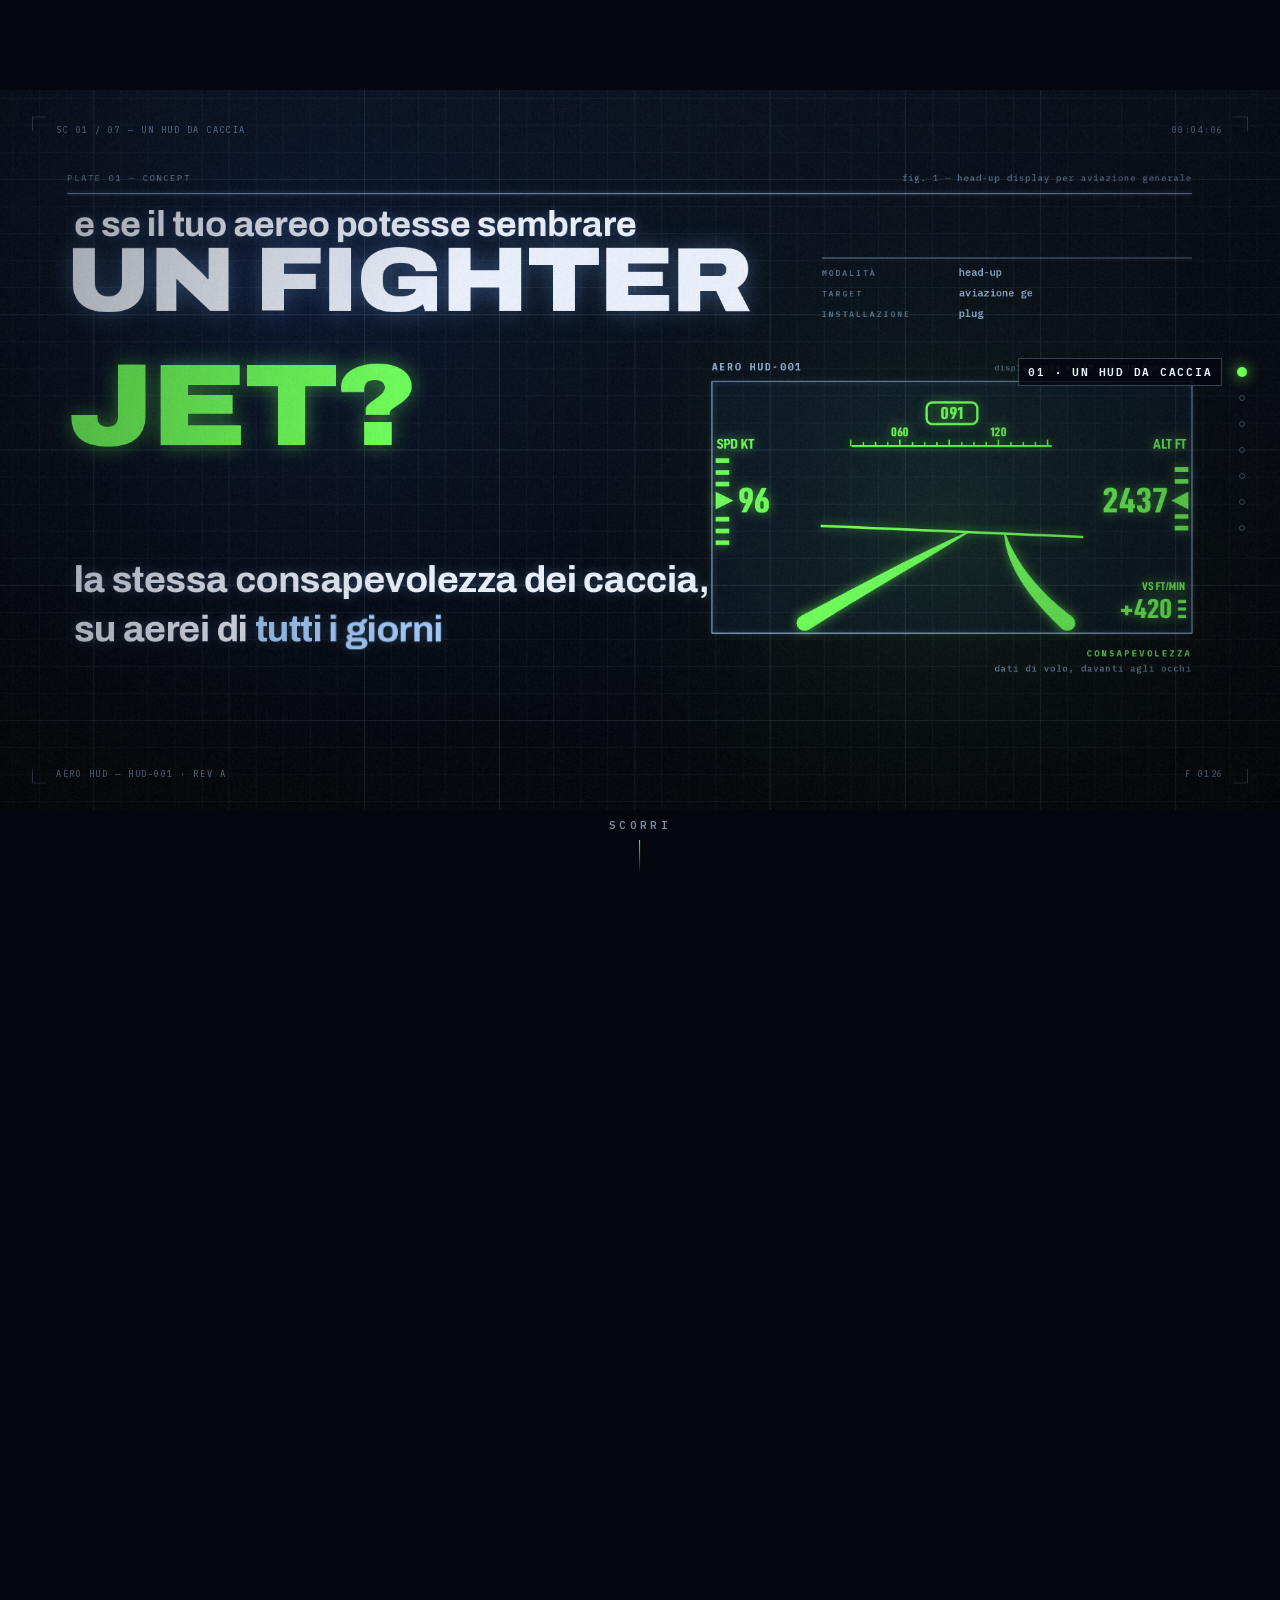
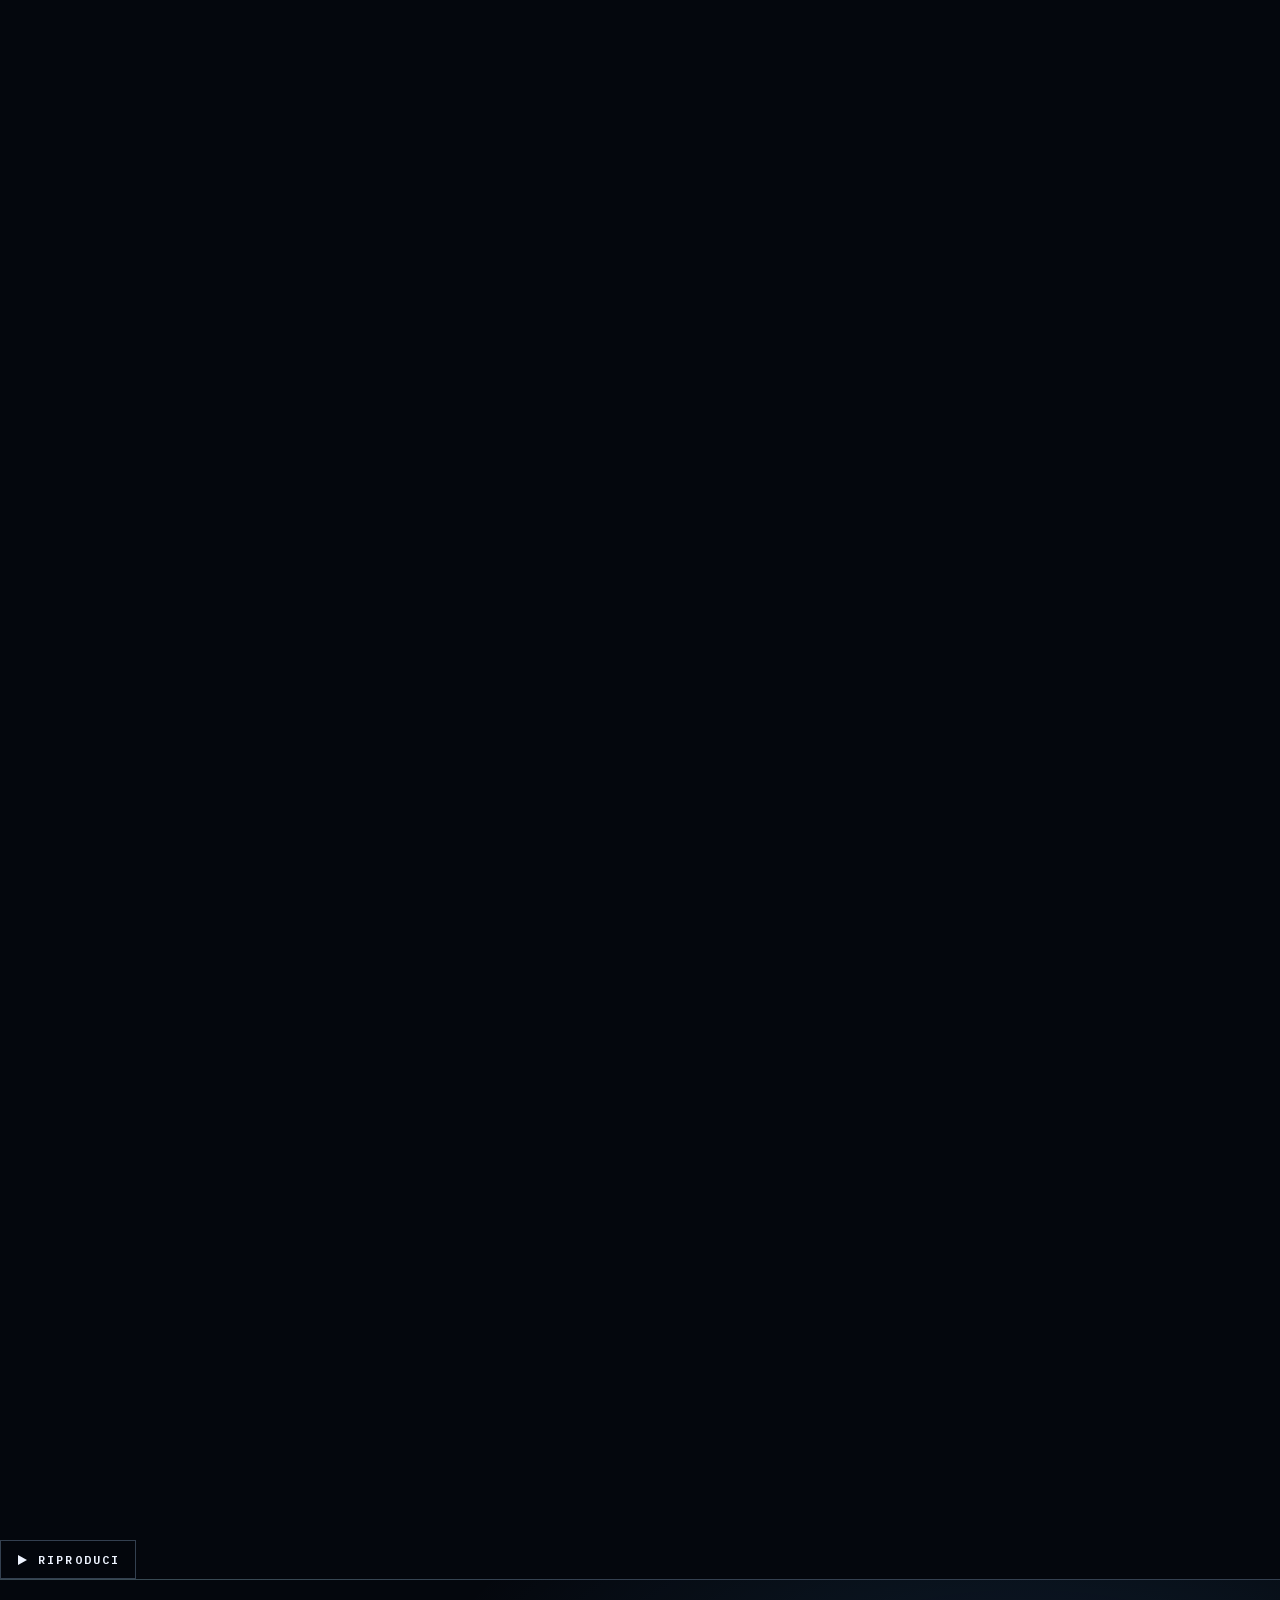
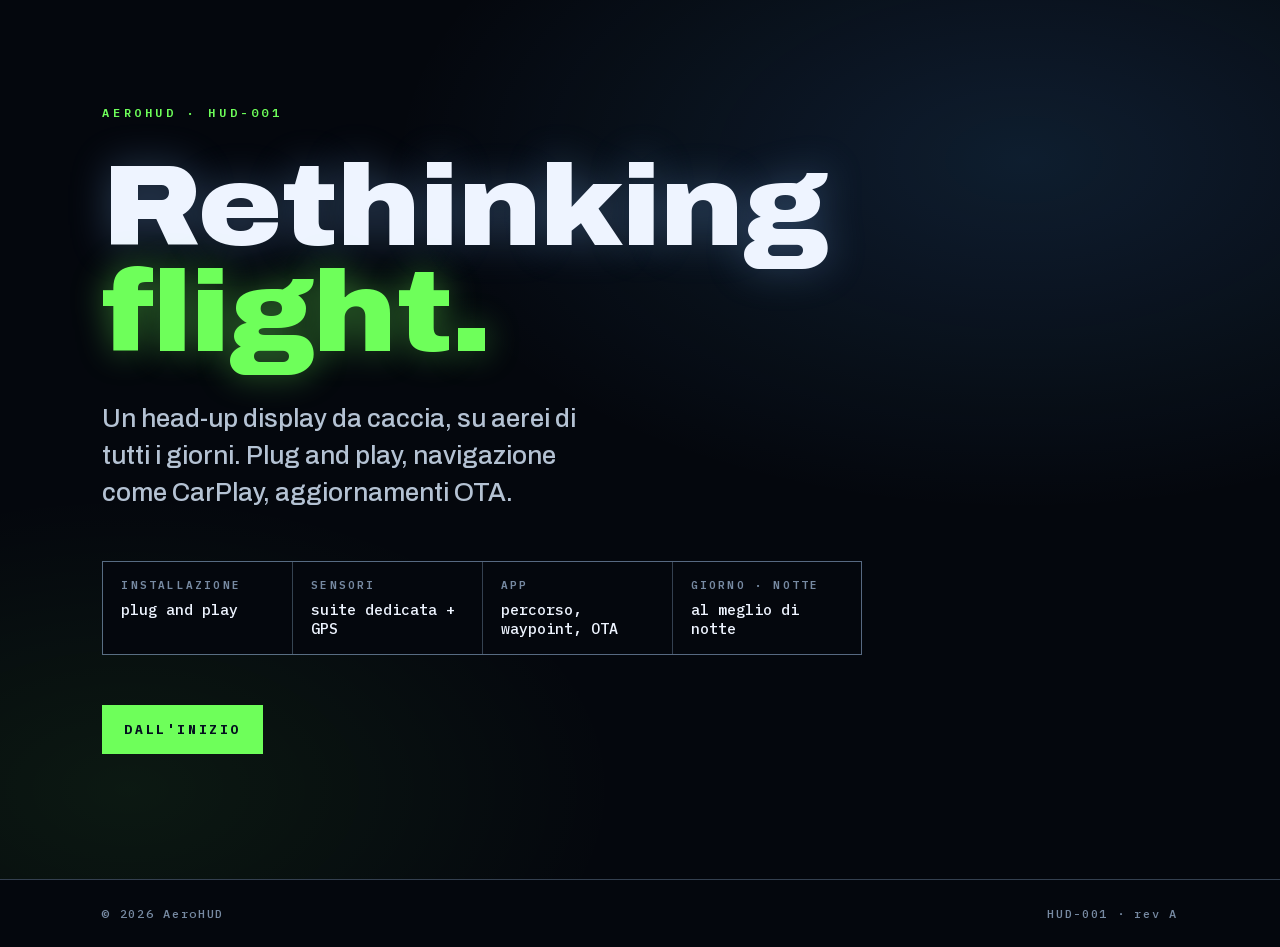
<file: aero/site/index.html>
<!doctype html>
<html lang="it">
<head>
<meta charset="utf-8">
<meta name="viewport" content="width=device-width, initial-scale=1, viewport-fit=cover">
<title>Aero — Rethinking flight</title>
<meta name="description" content="AeroHUD: un head-up display da caccia per aerei di tutti i giorni. Plug and play, navigazione, aggiornamenti OTA. Scorri per vedere come funziona.">
<meta name="theme-color" content="#04070d">
<meta property="og:title" content="Aero — Rethinking flight">
<meta property="og:description" content="Un HUD da caccia, su aerei di tutti i giorni.">
<meta property="og:type" content="website">
<meta property="og:url" content="https://lucam185.github.io/Aero/">
<link rel="canonical" href="https://lucam185.github.io/Aero/">
<link rel="icon" href="data:image/svg+xml,%3Csvg xmlns='http://www.w3.org/2000/svg' viewBox='0 0 32 32'%3E%3Crect width='32' height='32' rx='7' fill='%2304070d'/%3E%3Cpath d='M5 24L16 6l11 18-11-5z' fill='none' stroke='%236eff5a' stroke-width='2.4' stroke-linejoin='round'/%3E%3C/svg%3E">
<link rel="preload" href="assets/fonts/Archivo-latin.woff2" as="font" type="font/woff2" crossorigin>
<link rel="preload" href="assets/fonts/IBMPlexMono-500.woff2" as="font" type="font/woff2" crossorigin>
<link rel="preload" href="assets/fonts/IBMPlexMono-600.woff2" as="font" type="font/woff2" crossorigin>
<link rel="preload" href="assets/fonts/IBMPlexMono-700.woff2" as="font" type="font/woff2" crossorigin>
<link rel="preload" href="assets/fonts/D-DINCondensed-Bold.woff2" as="font" type="font/woff2" crossorigin>
<script>
/* parte il download dell'animazione giusta prima del resto della pagina */
document.write('<link rel="preload" href="' + (innerWidth / innerHeight < 0.9 ? 'vertical' : 'horizontal') + '.html?embed=1" as="document">');
</script>
<style>
:root{
  --bg:#04070d; --ink:#eef4ff; --muted:rgba(190,220,255,.62); --line:rgba(175,212,255,.28);
  --blue:#4ea8ff; --green:#6eff5a;
  --mono:"IBM Plex Mono",ui-monospace,monospace; --sans:"Archivo",system-ui,sans-serif;
  --len:960vh;               /* lunghezza dello scroll della storia */
}
@font-face{font-family:Archivo;font-style:normal;font-weight:100 900;font-stretch:62% 125%;font-display:swap;src:url('assets/fonts/Archivo-latin.woff2') format('woff2')}
@font-face{font-family:"IBM Plex Mono";font-style:normal;font-weight:400;font-display:swap;src:url('assets/fonts/IBMPlexMono-400.woff2') format('woff2')}
@font-face{font-family:"IBM Plex Mono";font-style:normal;font-weight:500;font-display:swap;src:url('assets/fonts/IBMPlexMono-500.woff2') format('woff2')}
@font-face{font-family:"IBM Plex Mono";font-style:normal;font-weight:600;font-display:swap;src:url('assets/fonts/IBMPlexMono-600.woff2') format('woff2')}
@font-face{font-family:"IBM Plex Mono";font-style:normal;font-weight:700;font-display:swap;src:url('assets/fonts/IBMPlexMono-700.woff2') format('woff2')}
*{box-sizing:border-box}
html{background:var(--bg);color:var(--ink);color-scheme:dark;scroll-behavior:auto}
body{margin:0;font-family:var(--sans);-webkit-font-smoothing:antialiased}
.sr-only{position:absolute;width:1px;height:1px;overflow:hidden;clip:rect(0 0 0 0);white-space:nowrap}

/* ---- storia a scroll ---- */
#story{position:relative;height:calc(var(--len) + 100vh)}
@supports (height:100dvh){#story{height:calc(var(--len) + 100dvh)}}
.stage{position:sticky;top:0;height:100vh;overflow:hidden;background:var(--bg)}
@supports (height:100dvh){.stage{height:100dvh}}
.stage iframe{position:absolute;inset:0;width:100%;height:100%;border:0;background:var(--bg);opacity:0;transition:opacity .15s}
.stage iframe.on{opacity:1}

/* ---- loader ---- */
#loader{position:fixed;inset:0;z-index:20;display:flex;flex-direction:column;align-items:center;justify-content:center;gap:18px;background:var(--bg);transition:opacity .6s .1s,visibility 0s .7s}
#loader.done{opacity:0;visibility:hidden}
#loader b{font:900 clamp(56px,12vw,140px)/1 var(--sans);font-stretch:115%;letter-spacing:.06em;color:var(--ink);text-shadow:0 0 36px rgba(130,185,255,.35)}
#loader i{display:block;width:min(260px,50vw);height:2px;background:var(--line);overflow:hidden}
#loader i::after{content:"";display:block;height:100%;width:40%;background:var(--green);box-shadow:0 0 12px var(--green);animation:ld 1.1s ease-in-out infinite}
@keyframes ld{0%{transform:translateX(-100%)}100%{transform:translateX(260%)}}
#loader span{font:500 12px var(--mono);letter-spacing:.2em;color:var(--muted);text-transform:uppercase}

/* ---- rail dei capitoli ---- */
#rail{position:fixed;right:clamp(10px,2vw,28px);top:50%;transform:translateY(-50%);z-index:10;display:flex;flex-direction:column;gap:14px;padding:6px;opacity:0;transition:opacity .4s}
#rail.on{opacity:1}
#rail.off{opacity:0;pointer-events:none}
#rail button{all:unset;position:relative;display:block;width:12px;height:12px;cursor:pointer}
#rail button::before{content:"";position:absolute;inset:3px;border:1.5px solid var(--line);border-radius:50%;background:transparent;transition:.25s}
#rail button.past::before{background:rgba(175,212,255,.45);border-color:transparent}
#rail button.cur::before{inset:1px;background:var(--green);border-color:transparent;box-shadow:0 0 14px var(--green)}
#rail button span{position:absolute;right:26px;top:50%;transform:translate(6px,-50%);white-space:nowrap;font:600 11px var(--mono);letter-spacing:.16em;text-transform:uppercase;color:var(--ink);background:rgba(4,7,13,.82);border:1px solid var(--line);padding:6px 9px;opacity:0;pointer-events:none;transition:.2s}
#rail button:hover span,#rail button:focus-visible span,#rail button.flash span{opacity:1;transform:translate(0,-50%)}
@media (max-width:700px){#rail{right:4px;gap:11px}#rail button{width:10px;height:10px}#rail button span{right:20px;font-size:10px}}
#rail button:focus-visible::before{outline:2px solid var(--blue);outline-offset:2px}

/* ---- hint + controlli ---- */
#hint{position:fixed;left:50%;bottom:max(26px,env(safe-area-inset-bottom));transform:translateX(-50%);z-index:10;display:flex;flex-direction:column;align-items:center;gap:8px;font:600 11px var(--mono);letter-spacing:.3em;text-transform:uppercase;color:var(--muted);pointer-events:none;transition:opacity .4s}
#hint::after{content:"";width:1px;height:34px;background:linear-gradient(var(--green),transparent);animation:dr 1.6s ease-in-out infinite;transform-origin:top}
@keyframes dr{0%{transform:scaleY(0)}60%{transform:scaleY(1)}100%{transform:scaleY(1);opacity:0}}
#hint.hide{opacity:0}
#play{position:fixed;left:clamp(14px,2vw,28px);bottom:max(22px,env(safe-area-inset-bottom));z-index:10;all:unset;box-sizing:border-box;cursor:pointer;font:600 12px var(--mono);letter-spacing:.18em;text-transform:uppercase;color:var(--ink);background:rgba(4,7,13,.78);border:1px solid var(--line);padding:11px 15px;display:flex;align-items:center;gap:10px;backdrop-filter:blur(6px);transition:.2s;opacity:0}
#play.on{opacity:1}
#play:hover{border-color:var(--green);color:var(--green)}
#play:focus-visible{outline:2px solid var(--blue);outline-offset:2px}
#play.off{opacity:0;pointer-events:none}
#play svg{width:12px;height:12px;fill:currentColor}

/* ---- chiusura ---- */
#outro{position:relative;z-index:5;min-height:100vh;display:flex;flex-direction:column;justify-content:center;gap:34px;padding:clamp(70px,12vh,140px) clamp(24px,8vw,140px);background:
  radial-gradient(900px 500px at 80% 20%,rgba(78,168,255,.14),transparent 70%),
  radial-gradient(700px 420px at 10% 90%,rgba(110,255,90,.07),transparent 70%),var(--bg);border-top:1px solid var(--line)}
#outro .k{font:600 12px var(--mono);letter-spacing:.3em;color:var(--green);text-transform:uppercase}
#outro h2{margin:0;font:900 clamp(48px,9vw,150px)/.92 var(--sans);font-stretch:112%;letter-spacing:-.01em;text-shadow:0 0 40px rgba(130,185,255,.3)}
#outro h2 em{font-style:normal;color:var(--green);text-shadow:0 0 34px rgba(110,255,90,.4)}
#outro p{margin:0;max-width:34ch;font:500 clamp(18px,2vw,26px)/1.45 var(--sans);color:rgba(220,235,255,.82)}
.btns{display:flex;flex-wrap:wrap;gap:14px}
.btn{font:700 13px var(--mono);letter-spacing:.2em;text-transform:uppercase;text-decoration:none;color:#04101f;background:var(--green);padding:16px 22px;transition:.2s;box-shadow:0 0 0 rgba(110,255,90,0)}
.btn:hover{box-shadow:0 0 28px rgba(110,255,90,.55);transform:translateY(-1px)}
.btn.ghost{background:transparent;color:var(--ink);border:1px solid var(--line)}
.btn.ghost:hover{border-color:var(--blue);box-shadow:0 0 22px rgba(78,168,255,.35)}
.btn:focus-visible{outline:2px solid var(--blue);outline-offset:3px}
.specs{display:grid;grid-template-columns:repeat(auto-fit,minmax(170px,1fr));gap:1px;background:var(--line);border:1px solid var(--line);max-width:760px}
.specs div{background:var(--bg);padding:16px 18px}
.specs dt{font:600 11px var(--mono);letter-spacing:.2em;color:var(--muted);text-transform:uppercase;margin:0 0 8px}
.specs dd{margin:0;font:500 15px var(--mono);color:var(--ink)}
footer{padding:26px clamp(24px,8vw,140px);font:500 12px var(--mono);letter-spacing:.14em;color:var(--muted);border-top:1px solid var(--line);background:var(--bg);display:flex;justify-content:space-between;flex-wrap:wrap;gap:10px}
@media (prefers-reduced-motion:reduce){#hint::after,#loader i::after{animation:none}}
</style>
</head>
<body>
<noscript><p style="padding:24px;font-family:sans-serif">Questa pagina usa JavaScript per l'animazione. Aero — un HUD da caccia, su aerei di tutti i giorni. <a href="https://lucam185.github.io/Aero/">lucam185.github.io/Aero</a></p></noscript>

<div id="loader" role="status"><b>AERO</b><i></i><span>caricamento</span></div>

<main id="story" aria-label="Aero — storia a scorrimento">
  <div class="stage"><iframe id="frame" title="Aero — animazione, controllata dallo scroll" tabindex="-1" aria-hidden="true"></iframe></div>
  <div class="sr-only">
    <h1>Aero — Rethinking flight</h1>
    <ol>
      <li>E se il tuo aereo potesse sembrare un fighter jet? La stessa consapevolezza dei caccia, su aerei di tutti i giorni.</li>
      <li>Negli aerei leggeri lo sguardo è sul pannello. Con Aero resta sull'orizzonte: head-up.</li>
      <li>Un'unità standalone, plug and play, con sensori e GPS dedicati.</li>
      <li>Ciò che ti serve, quando ti serve, dove vuoi tu: velocità, rotta, quota, variometro, strada verso il waypoint e orizzonte.</li>
      <li>Pianifichi nell'app, voli senza pensieri: come CarPlay, per il tuo aereo. Aggiornamenti OTA.</li>
      <li>Progettato per te: plug and play, navigazione, HUD cristallino, ecosistema.</li>
      <li>Aero, rethinking flight.</li>
    </ol>
  </div>
</main>

<nav id="rail" aria-label="Capitoli"></nav>
<div id="hint" aria-hidden="true">Scorri</div>
<button id="play" type="button" aria-label="Riproduci automaticamente"><svg viewBox="0 0 12 12" aria-hidden="true"><path d="M2 1l9 5-9 5z"/></svg><span>Riproduci</span></button>

<section id="outro" aria-labelledby="outro-t">
  <div class="k">AeroHUD · HUD-001</div>
  <h2 id="outro-t">Rethinking<br><em>flight.</em></h2>
  <p>Un head-up display da caccia, su aerei di tutti i giorni. Plug and play, navigazione come CarPlay, aggiornamenti OTA.</p>
  <dl class="specs">
    <div><dt>Installazione</dt><dd>plug and play</dd></div>
    <div><dt>Sensori</dt><dd>suite dedicata + GPS</dd></div>
    <div><dt>App</dt><dd>percorso, waypoint, OTA</dd></div>
    <div><dt>Giorno · notte</dt><dd>al meglio di notte</dd></div>
  </dl>
  <div class="btns">
    <a class="btn" href="#story" id="replay">Dall'inizio</a>
  </div>
</section>
<footer><span>© 2026 AeroHUD</span><span>HUD-001 · rev A</span></footer>

<script>
(() => {
  const $ = id => document.getElementById(id);
  const story = $('story'), frame = $('frame'), rail = $('rail'), hint = $('hint'), playBtn = $('play'), loader = $('loader');
  const reduce = matchMedia('(prefers-reduced-motion: reduce)').matches;
  const isPortrait = () => innerWidth / innerHeight < 0.9;

  let total = 43, scenes = [], ready = false, orient = null;
  const BASE = 4.2;                 // il tempo (s) a cui la scena 1 è già composta: da qui parte lo scroll
  let cur = 0, target = 0, sent = -1, playing = false, lastT = performance.now(), intro = !reduce && scrollY < 10, lastCh = -1;
  const tOfP = p => BASE + p * (total - 0.001 - BASE);
  const pOfT = t => Math.min(1, Math.max(0, (t - BASE) / (total - 0.001 - BASE)));

  const maxScroll = () => Math.max(1, story.offsetHeight - innerHeight);
  const progress = () => Math.min(1, Math.max(0, (scrollY - story.offsetTop) / maxScroll()));
  const post = t => { try { frame.contentWindow.postMessage({ t }, '*'); } catch (e) {} };

  function load() {
    const o = isPortrait() ? 'vertical' : 'horizontal';
    if (o === orient) return;
    orient = o; ready = false; sent = -1;
    frame.classList.remove('on');
    frame.src = o + '.html?embed=1';
  }

  addEventListener('message', e => {
    if (e.source !== frame.contentWindow || !e.data || !e.data.aeroReady) return;
    ready = true; total = e.data.total; scenes = e.data.scenes || [];
    buildRail(); frame.classList.add('on'); rail.classList.add('on'); playBtn.classList.add('on');
    loader.classList.add('done');
    target = tOfP(progress()); cur = intro ? 0 : target; post(cur); sent = cur; if (!intro) markRail(cur);
  });

  function buildRail() {
    rail.innerHTML = '';
    scenes.forEach((s, i) => {
      const b = document.createElement('button');
      b.type = 'button'; b.setAttribute('aria-label', 'Vai a: ' + s.name);
      b.innerHTML = '<span>' + String(i + 1).padStart(2, '0') + ' · ' + s.name + '</span>';
      b.onclick = () => { intro = false; scrollTo({ top: story.offsetTop + pOfT(s.start + 0.05) * maxScroll(), behavior: reduce ? 'auto' : 'smooth' }); };
      rail.appendChild(b);
    });
  }
  function markRail(t) {
    const bs = rail.children; let ci = 0;
    scenes.forEach((s, i) => { if (t >= s.start) ci = i; });
    for (let i = 0; i < bs.length; i++) { bs[i].classList.toggle('cur', i === ci); bs[i].classList.toggle('past', i < ci); }
    if (ci !== lastCh && bs[ci]) { lastCh = ci; for (const x of bs) x.classList.remove('flash'); clearTimeout(markRail.tm); bs[ci].classList.add('flash'); markRail.tm = setTimeout(() => bs[ci] && bs[ci].classList.remove('flash'), 1700); }
  }

  function setPlaying(p) {
    playing = p;
    playBtn.querySelector('span').textContent = p ? 'Pausa' : 'Riproduci';
    playBtn.querySelector('svg').innerHTML = p ? '<path d="M2 1h3v10H2zM7 1h3v10H7z"/>' : '<path d="M2 1l9 5-9 5z"/>';
    playBtn.setAttribute('aria-label', p ? 'Metti in pausa' : 'Riproduci automaticamente');
  }
  playBtn.onclick = () => {
    if (!playing && progress() > 0.995) scrollTo({ top: story.offsetTop, behavior: 'auto' });
    setPlaying(!playing);
  };
  $('replay').onclick = e => { e.preventDefault(); setPlaying(false); scrollTo({ top: story.offsetTop, behavior: reduce ? 'auto' : 'smooth' }); };
  // lo scroll manuale ferma la riproduzione automatica
  ['wheel', 'touchstart', 'keydown'].forEach(ev => addEventListener(ev, () => { if (playing) setPlaying(false); }, { passive: true }));
  addEventListener('keydown', e => { if (e.code === 'Space' && !/^(A|BUTTON|INPUT)$/.test(document.activeElement.tagName) && progress() < 1) { e.preventDefault(); setPlaying(!playing); } });

  function tick(now) {
    const dt = Math.min(.1, (now - lastT) / 1000); lastT = now;
    if (playing) {
      const sy = scrollY + maxScroll() / (total - BASE) * dt;   // 1x: la timeline va a tempo reale
      scrollTo({ top: sy, behavior: 'auto' });
      if (progress() >= 0.995) setPlaying(false);
    }
    const p = progress();
    target = tOfP(p);
    if (intro && ready) {                                      // breve intro a tempo reale, poi prende il controllo lo scroll
      cur += dt; if (cur >= BASE || p > 0.002) intro = false;
    } else if (!intro) {
      cur = reduce ? target : cur + (target - cur) * Math.min(1, dt * 9);
      if (Math.abs(cur - target) < 0.004) cur = target;
    }
    if (ready && Math.abs(cur - sent) > 0.0015) { post(cur); sent = cur; markRail(cur); }
    const inStory = scrollY < story.offsetTop + story.offsetHeight - innerHeight * 0.6;
    rail.classList.toggle('off', !inStory); playBtn.classList.toggle('off', !inStory);
    hint.classList.toggle('hide', scrollY > 40 || intro);
    requestAnimationFrame(tick);
  }

  let rz; addEventListener('resize', () => { clearTimeout(rz); rz = setTimeout(load, 150); });
  load(); requestAnimationFrame(tick);
  // sicurezza: se l'iframe non risponde entro 12 s, togli comunque il loader
  setTimeout(() => loader.classList.add('done'), 12000);
})();
</script>
</body>
</html>
</file>
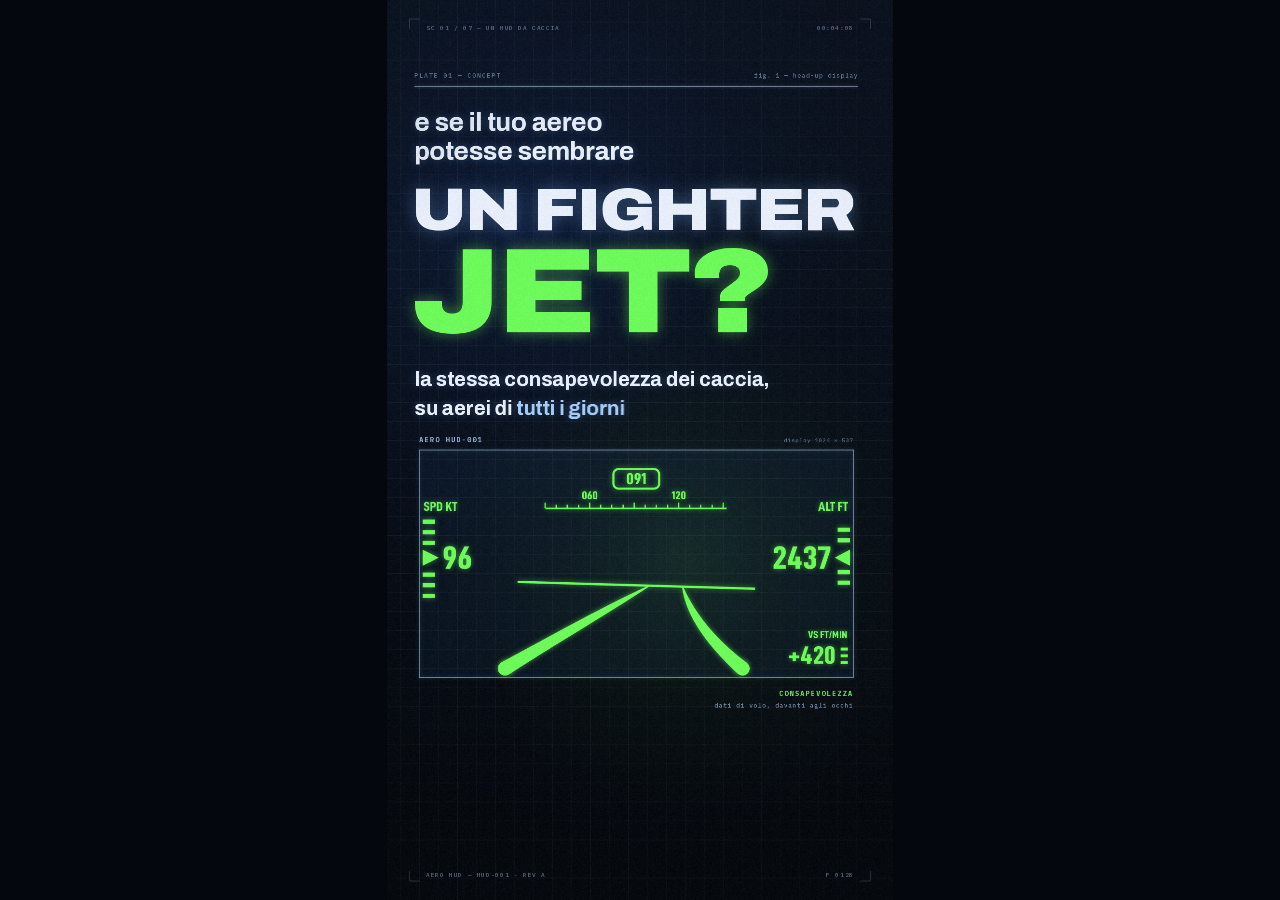
<file: aero/vertical/index.html>
<!doctype html>
<html lang="it">
<head>
<meta charset="utf-8">
<meta name="viewport" content="width=device-width, initial-scale=1">
<title>Aero — Rethinking flight (verticale)</title>
<link rel="preload" href="../assets/fonts/Archivo-latin.woff2" as="font" type="font/woff2" crossorigin>
<link rel="preload" href="../assets/fonts/IBMPlexMono-400.woff2" as="font" type="font/woff2" crossorigin>
<link rel="preload" href="../assets/fonts/IBMPlexMono-500.woff2" as="font" type="font/woff2" crossorigin>
<link rel="preload" href="../assets/fonts/IBMPlexMono-600.woff2" as="font" type="font/woff2" crossorigin>
<link rel="preload" href="../assets/fonts/IBMPlexMono-700.woff2" as="font" type="font/woff2" crossorigin>
<link rel="preload" href="../assets/fonts/D-DINCondensed-Bold.woff2" as="font" type="font/woff2" crossorigin>
<style>@font-face{font-family:Archivo;font-style:normal;font-weight:100 900;font-stretch:62% 125%;font-display:swap;src:url('../assets/fonts/Archivo-latin.woff2') format('woff2')}
@font-face{font-family:"IBM Plex Mono";font-style:normal;font-weight:400;font-display:swap;src:url('../assets/fonts/IBMPlexMono-400.woff2') format('woff2')}
@font-face{font-family:"IBM Plex Mono";font-style:normal;font-weight:500;font-display:swap;src:url('../assets/fonts/IBMPlexMono-500.woff2') format('woff2')}
@font-face{font-family:"IBM Plex Mono";font-style:normal;font-weight:600;font-display:swap;src:url('../assets/fonts/IBMPlexMono-600.woff2') format('woff2')}
@font-face{font-family:"IBM Plex Mono";font-style:normal;font-weight:700;font-display:swap;src:url('../assets/fonts/IBMPlexMono-700.woff2') format('woff2')}
@font-face{font-family:DDIN;font-display:swap;src:url('../assets/fonts/D-DINCondensed-Bold.woff2') format('woff2')}


:root{
  --bg:#050a14; --ink:#eef4ff; --blue:#a6d0ff; --orange:#6eff5a; --peach:#f3a072; --navy:#04101f;
  --mono:"IBM Plex Mono",ui-monospace,monospace; --sans:"Archivo",system-ui,sans-serif;
}
*{box-sizing:border-box}
html,body{margin:0;height:100%;background:#04070d;overflow:hidden;color:var(--ink)}
#wrap{position:fixed;inset:0;display:flex;align-items:center;justify-content:center}
#stage{position:relative;width:1080px;height:1920px;flex:none;overflow:hidden;background:var(--bg);transform-origin:50% 50%}
#stage canvas{position:absolute;left:0;top:0;width:1080px;height:1920px}
#cam{position:absolute;inset:0;transform-origin:50% 50%}
.scene{position:absolute;inset:0;display:none}
.grp{position:absolute;inset:0}
.abs{position:absolute;white-space:nowrap}
.big{font-family:var(--sans);font-weight:900;font-stretch:115%;line-height:.86;letter-spacing:-.015em;color:var(--ink);text-shadow:0 0 36px rgba(130,185,255,.35)}
.kick{font-family:var(--sans);font-weight:700;font-stretch:100%;font-size:52px;letter-spacing:-.01em;color:var(--ink);text-shadow:0 0 18px rgba(130,185,255,.3)}
.stroke{font-family:var(--sans);font-weight:800;color:transparent;-webkit-text-stroke:2px var(--blue);text-shadow:none;filter:drop-shadow(0 0 8px rgba(120,180,255,.45))}
.stroke.heavy{font-weight:900;font-stretch:100%;line-height:.9;-webkit-text-stroke:2.5px var(--blue)}
.ostroke{-webkit-text-stroke-color:var(--orange)}
.o{color:var(--orange);text-shadow:0 0 30px rgba(110,255,90,.45)}
.b{color:var(--blue)}
.ch,.wd{display:inline-block;will-change:transform,opacity}
.num{font-variant-numeric:tabular-nums}
.ulwrap{position:relative;display:inline-block}
.ul{position:absolute;left:0;right:0;bottom:-16px;height:7px;background:linear-gradient(90deg,rgba(110,255,90,.35),#6eff5a 55%,#d9ffd0);box-shadow:0 0 18px rgba(110,255,90,.85);transform-origin:0 50%;transform:scaleX(0)}

/* scene 4 — prompt panel */
.persp{position:absolute;inset:0;perspective:1500px;perspective-origin:30% 45%}
.panel{position:absolute;left:130px;top:330px;width:1180px;height:330px;border:1.5px solid rgba(190,220,255,.75);
  box-shadow:0 0 26px rgba(120,180,255,.22),inset 0 0 50px rgba(120,180,255,.06);background:rgba(8,18,36,.55);transform-origin:0 50%}
.chev{position:absolute;left:36px;top:44px;font:500 42px/66px var(--mono);color:var(--blue)}
.ptext{position:absolute;left:84px;top:44px;font:500 42px/66px var(--mono);color:#e6efff;white-space:pre;text-shadow:0 0 14px rgba(140,190,255,.45)}
.cur{display:inline-block;width:.5em;height:1em;background:var(--orange);vertical-align:-.14em;box-shadow:0 0 14px var(--orange)}
.hl{color:var(--orange);text-decoration:underline;text-underline-offset:12px;text-decoration-thickness:2px;text-shadow:0 0 16px rgba(110,255,90,.6)}
.pop{position:absolute;width:380px;border:1px solid rgba(190,220,255,.6);background:rgba(6,14,30,.9);font:500 15px/1 var(--mono);color:#cfe2ff;padding:11px 13px 7px;box-shadow:0 0 20px rgba(100,160,255,.2)}
.pop .hd{display:flex;justify-content:space-between;opacity:.65;margin-bottom:10px;font-size:13px}
.pop .row{display:grid;grid-template-columns:130px 1fr 46px;align-items:center;gap:10px;height:25px}
.pop .bar{height:6px;background:rgba(160,205,255,.18)}
.pop .bar i{display:block;height:100%;background:#cfe2ff}
.pop .row.top{color:var(--orange)}
.pop .row.top .bar i{background:var(--orange);box-shadow:0 0 8px var(--orange)}
.pop .row span:last-child{text-align:right}
.pfoot{position:absolute;left:24px;bottom:16px;right:24px;display:flex;justify-content:space-between;font:600 13px var(--mono);letter-spacing:.12em;color:rgba(190,220,255,.7)}
.enter{position:absolute;right:30px;top:120px;width:56px;height:56px;border:1.5px solid rgba(190,220,255,.7);display:flex;align-items:center;justify-content:center;font:500 26px var(--mono);color:var(--blue)}

/* flash beats */
#flash{position:absolute;inset:0;display:none;align-items:center;justify-content:center;
  background:radial-gradient(ellipse at 50% 45%,#a9d4ff 0%,#4ea8ff 45%,#2f7fe0 100%)}
#flash .w{font-family:var(--sans);font-weight:900;font-stretch:100%;letter-spacing:-.02em;line-height:1;color:var(--navy);white-space:nowrap}
#flash .t{position:absolute;font:600 14px var(--mono);letter-spacing:.14em;color:rgba(27,28,63,.45)}

/* HUD */
#hud{position:absolute;inset:0;pointer-events:none}
#hud .h{position:absolute;font:500 13px var(--mono);letter-spacing:.14em;color:rgba(170,205,255,.55);text-transform:uppercase}
#hud .reg{position:absolute;width:22px;height:22px;border-color:rgba(170,205,255,.45);border-style:solid;border-width:0}

/* preview controls */
#ctl{position:fixed;left:50%;bottom:16px;transform:translateX(-50%);display:flex;gap:12px;align-items:center;padding:8px 14px;
  background:rgba(10,16,28,.85);border:1px solid rgba(170,205,255,.25);border-radius:10px;font:500 13px var(--mono);color:#cfe2ff;transition:opacity .3s;z-index:9}
#ctl button{background:none;border:1px solid rgba(170,205,255,.4);color:#cfe2ff;font:inherit;padding:4px 10px;border-radius:6px;cursor:pointer}
#ctl input{width:min(52vw,640px);accent-color:#6eff5a}
#ctl.hide{opacity:0}
body.render #ctl{display:none}

.g{color:var(--orange);text-shadow:0 0 30px rgba(110,255,90,.45)}
.row{position:absolute;left:0;right:0}
.ttl{font-family:var(--sans);font-weight:900;font-stretch:112%;letter-spacing:-.01em;line-height:.9;white-space:nowrap;color:var(--ink);text-shadow:0 0 28px rgba(130,185,255,.3)}
.dsc{font:500 21px/1 var(--mono);color:rgba(190,220,255,.78);letter-spacing:.02em;white-space:nowrap}
.idx{font:600 20px/1 var(--mono);letter-spacing:.2em;color:rgba(110,255,90,.9)}
.big,.kick,.stroke{line-height:.9}
.kick{line-height:1.12}</style>
</head>
<body>
<div id="wrap"><div id="stage">
  <canvas id="grid"></canvas>
  <div id="cam">
    <canvas id="draw"></canvas>

    <div class="scene" id="s1">
      <div class="abs kick" id="s1k" style="left:80px;top:250px;font-size:54px">e se il tuo aereo<br>potesse sembrare</div>
      <div class="abs big" id="s1a" data-fit="920" style="left:74px;top:408px;font-size:150px">UN FIGHTER</div>
      <div class="abs big g" id="s1b" data-fit="900" style="left:76px;top:520px;font-size:250px">JET?</div>
      <div class="abs kick" id="s1c" style="left:80px;top:790px;font-size:42px">la stessa consapevolezza dei caccia,</div>
      <div class="abs kick" id="s1d" style="left:80px;top:850px;font-size:42px">su aerei di <span class="b">tutti i giorni</span></div>
    </div>

    <div class="scene" id="s2">
      <div class="grp" id="s2A">
        <div class="abs kick" id="s2k" style="left:80px;top:250px;font-size:54px">negli aerei leggeri<br>lo sguardo è</div>
        <div class="abs big" id="s2a" data-fit="900" style="left:74px;top:410px;font-size:180px">SUL<br>PANNELLO</div>
      </div>
      <div class="grp" id="s2B">
        <div class="abs kick" id="s2k2" style="left:80px;top:250px;font-size:54px">con AERO resta</div>
        <div class="abs big g" id="s2b" data-fit="900" style="left:74px;top:350px;font-size:180px">SULL'<br>ORIZZONTE</div>
      </div>
    </div>

    <div class="scene" id="s3">
      <div class="abs kick" id="s3k" style="left:80px;top:250px;font-size:54px">un'unità standalone,</div>
      <div class="abs big" id="s3a" data-fit="900" style="left:74px;top:330px;font-size:210px">PLUG &amp;<br>PLAY</div>
      <div class="abs stroke" id="s3b" style="left:80px;top:720px;font-size:60px">con sensori e<br>GPS dedicati</div>
    </div>

    <div class="scene" id="s4">
      <div class="abs kick" id="s4k" style="left:80px;top:250px;font-size:54px">ciò che ti serve,</div>
      <div class="abs big" id="s4a" data-fit="900" style="left:74px;top:320px;font-size:190px">QUANDO<br>TI SERVE</div>
      <div class="abs stroke" id="s4b" style="left:80px;top:690px;font-size:64px">dove vuoi tu</div>
    </div>

    <div class="scene" id="s5">
      <div class="abs kick" id="s5k" style="left:80px;top:250px;font-size:54px">pianifichi nell'app,</div>
      <div class="abs big" id="s5a" data-fit="900" style="left:74px;top:320px;font-size:160px">VOLI<br>SENZA<br>PENSIERI</div>
      <div class="abs stroke" id="s5b" style="left:80px;top:770px;font-size:54px">come CarPlay,<br>per il tuo aereo</div>
    </div>

    <div class="scene" id="s6">
      <div id="s6rows"></div>
    </div>

    <div class="scene" id="s7">
      <div class="abs kick" id="s7k" style="left:84px;top:330px;font-size:54px">AeroHUD</div>
      <div class="abs big" id="s7a" data-fit="900" style="left:70px;top:400px;font-size:300px;letter-spacing:.06em">AERO</div>
      <div class="abs stroke" id="s7b" data-fit="900" style="left:80px;top:700px;font-size:84px">rethinking flight</div>
    </div>

    <canvas id="over"></canvas>
  </div>

  <div id="flash"><div class="t" style="left:84px;top:60px" id="flTag">PLATE 00</div><div class="w" id="flWord"></div><div class="t" style="right:84px;bottom:56px">0.12</div></div>

  <div id="hud">
    <div class="reg" style="left:48px;top:40px;border-left-width:1.5px;border-top-width:1.5px"></div>
    <div class="reg" style="right:48px;top:40px;border-right-width:1.5px;border-top-width:1.5px"></div>
    <div class="reg" style="left:48px;bottom:40px;border-left-width:1.5px;border-bottom-width:1.5px"></div>
    <div class="reg" style="right:48px;bottom:40px;border-right-width:1.5px;border-bottom-width:1.5px"></div>
    <div class="h" id="hudScene" style="left:84px;top:52px">SC 01</div>
    <div class="h" id="hudTime" style="right:84px;top:52px">00:00:00</div>
    <div class="h" style="left:84px;bottom:46px">aero hud — hud-001 · rev a</div>
    <div class="h" id="hudFrame" style="right:84px;bottom:46px">F 0000</div>
  </div>

  <canvas id="fx"></canvas>
</div></div>

<div id="ctl">
  <button id="bPlay">❚❚</button>
  <input id="scrub" type="range" min="0" max="1" step="0.001" value="0">
  <span id="tLabel">0.00</span>
</div>

<script>
const SCENES = [
  { id:'s1', name:'un HUD da caccia',     dur:5.4 },
  { id:'s2', name:'head-down vs head-up', dur:6.8 },
  { id:'s3', name:'plug & play',          dur:6.6 },
  { id:'s4', name:'il display',           dur:6.0 },
  { id:'s5', name:'app + navigazione',    dur:6.8 },
  { id:'s6', name:'progettato per te',    dur:5.8 },
  { id:'s7', name:'rethinking flight',    dur:5.6 },
];
const BEATS = [
  { scene:'s2', at:3.40, dur:.80, text:'HEAD-UP' },
  { scene:'s6', at:0.00, dur:1.00, text:'PROGETTATO PER TE' },
];
const FPS_LABEL = 30;

const W=1080, H=1920;
const qs=new URLSearchParams(location.search);
const RENDER=qs.has('render');
if(RENDER) document.body.classList.add('render');
const $=id=>document.getElementById(id);
const clamp=(x,a=0,b=1)=>x<a?a:x>b?b:x;
const lerp=(a,b,t)=>a+(b-a)*t;
const prog=(t,a,b)=>clamp((t-a)/(b-a));
const sstep=t=>t*t*(3-2*t);
const frac=x=>x-Math.floor(x);
const pad=(n,l=2)=>String(n).padStart(l,'0');
const rnd=n=>frac(Math.sin(n*127.1+311.7)*43758.5453);
const E={
  outExpo:t=>t>=1?1:1-Math.pow(2,-10*t),
  outCubic:t=>1-Math.pow(1-t,3),
  inCubic:t=>t*t*t,
  inOutCubic:t=>t<.5?4*t*t*t:1-Math.pow(-2*t+2,3)/2,
  outBack:t=>{const c1=1.70158,c3=c1+1;return 1+c3*Math.pow(t-1,3)+c1*Math.pow(t-1,2)},
};
const BL=a=>`rgba(175,212,255,${a})`;
const OR=a=>`rgba(110,255,90,${a})`;
const INK='#eef4ff', ORANGE='#6eff5a';

let t0acc=0;
SCENES.forEach(s=>{ s.start=t0acc; t0acc+=s.dur; });
const TOTAL=t0acc;
BEATS.forEach(b=>{ b.t=SCENES.find(s=>s.id===b.scene).start+b.at; });
window.TOTAL=TOTAL;

/* ---------- canvases ---------- */
const gcv=$('grid'), dcv=$('draw'), ocv=$('over'), fcv=$('fx');
[gcv,dcv,ocv,fcv].forEach(c=>{c.width=W;c.height=H});
const g=gcv.getContext('2d'), d=dcv.getContext('2d'), o=ocv.getContext('2d'), f=fcv.getContext('2d');

/* ---------- drawing helpers ---------- */
function glowOn(c,col,b){c.shadowColor=col;c.shadowBlur=b}
function glowOff(c){c.shadowBlur=0;c.shadowColor='transparent'}
function line(c,x1,y1,x2,y2,p=1){ if(p<=0)return; c.beginPath(); c.moveTo(x1,y1); c.lineTo(x1+(x2-x1)*p,y1+(y2-y1)*p); c.stroke(); }
function traceRect(c,x,y,w,h,p){
  if(p<=0)return; if(p>=1){c.strokeRect(x,y,w,h);return}
  let dd=p*2*(w+h); c.beginPath(); c.moveTo(x,y);
  let cx=x,cy=y;
  for(const [nx,ny] of [[x+w,y],[x+w,y+h],[x,y+h],[x,y]]){
    const len=Math.hypot(nx-cx,ny-cy);
    if(dd>=len){c.lineTo(nx,ny);dd-=len;cx=nx;cy=ny}
    else{const k=dd/len;c.lineTo(cx+(nx-cx)*k,cy+(ny-cy)*k);break}
  }
  c.stroke();
}
function mono(c,str,x,y,size=14,col=BL(.7),align='left',weight=500,ls=0){
  c.font=`${weight} ${size}px "IBM Plex Mono"`; c.fillStyle=col; c.textAlign=align; c.textBaseline='alphabetic';
  c.letterSpacing=ls+'px'; c.fillText(str,x,y); c.letterSpacing='0px';
}
function sans(c,str,x,y,size,col,align='left',weight=900,stretch='normal'){
  c.font=`${weight} ${size}px Archivo`; c.fontStretch=stretch; c.fillStyle=col; c.textAlign=align; c.textBaseline='alphabetic';
  c.fillText(str,x,y); c.fontStretch='normal';
}
const typed=(s,p)=>s.slice(0,Math.floor(s.length*clamp(p)));
function bez(P,t){const u=1-t;return [0,1].map(i=>u*u*u*P[0][i]+3*u*u*t*P[1][i]+3*u*t*t*P[2][i]+t*t*t*P[3][i])}
function bezPartial(c,P,p){ if(p<=0)return; c.beginPath(); const n=60; for(let i=0;i<=n;i++){const q=bez(P,p*i/n); i?c.lineTo(q[0],q[1]):c.moveTo(q[0],q[1])} c.stroke(); }
function polyPartial(c,pts,head){ // head = float index along pts
  if(head<=0) return pts[0];
  const n=Math.min(Math.floor(head),pts.length-1); c.beginPath(); c.moveTo(pts[0][0],pts[0][1]);
  for(let i=1;i<=n;i++) c.lineTo(pts[i][0],pts[i][1]);
  let hp=pts[n];
  if(n<pts.length-1){const k=head-n; hp=[lerp(pts[n][0],pts[n+1][0],k),lerp(pts[n][1],pts[n+1][1],k)]; c.lineTo(hp[0],hp[1])}
  c.stroke(); return hp;
}
function dot(c,x,y,r,col){c.fillStyle=col;c.beginPath();c.arc(x,y,r,0,Math.PI*2);c.fill()}
function flare(c,x,y,s=1,a=1){
  if(a<=0.01)return;
  c.save(); c.globalCompositeOperation='lighter';
  let rg=c.createRadialGradient(x,y,0,x,y,70*s);
  rg.addColorStop(0,`rgba(255,255,255,${a})`); rg.addColorStop(.12,`rgba(210,255,225,${.7*a})`); rg.addColorStop(1,'rgba(110,255,90,0)');
  c.fillStyle=rg; c.fillRect(x-70*s,y-70*s,140*s,140*s);
  c.translate(x,y); c.scale(1,.03);
  rg=c.createRadialGradient(0,0,0,0,0,300*s); rg.addColorStop(0,`rgba(235,255,240,${.9*a})`); rg.addColorStop(1,'rgba(110,255,90,0)');
  c.fillStyle=rg; c.fillRect(-300*s,-300*s,600*s,600*s);
  c.restore();
}

/* ---------- tiny 3D ---------- */
const sub=(a,b)=>[a[0]-b[0],a[1]-b[1],a[2]-b[2]];
const dot3=(a,b)=>a[0]*b[0]+a[1]*b[1]+a[2]*b[2];
const cross=(a,b)=>[a[1]*b[2]-a[2]*b[1],a[2]*b[0]-a[0]*b[2],a[0]*b[1]-a[1]*b[0]];
const norm=a=>{const l=Math.hypot(...a);return [a[0]/l,a[1]/l,a[2]/l]};
function mkCam(pos,target,fl=1000,cx=960,cy=540){
  const fw=norm(sub(target,pos)), rt=norm(cross([0,1,0],fw)), up=cross(fw,rt);
  return {pos,fw,rt,up,f:fl,cx,cy};
}
const toCam=(c,p)=>{const q=sub(p,c.pos);return [dot3(q,c.rt),dot3(q,c.up),dot3(q,c.fw)]};
const pj=(c,q)=>[c.cx+q[0]*c.f/q[2],c.cy-q[1]*c.f/q[2]];
function P3(c,p){const q=toCam(c,p);return q[2]>.05?pj(c,q):null}
function seg3(ctx,c,a,b){
  let A=toCam(c,a),B=toCam(c,b); const n=.05;
  if(A[2]<n&&B[2]<n) return false;
  if(A[2]<n){const k=(n-A[2])/(B[2]-A[2]);A=[lerp(A[0],B[0],k),lerp(A[1],B[1],k),n]}
  else if(B[2]<n){const k=(n-B[2])/(A[2]-B[2]);B=[lerp(B[0],A[0],k),lerp(B[1],A[1],k),n]}
  const pa=pj(c,A),pb=pj(c,B); ctx.moveTo(pa[0],pa[1]); ctx.lineTo(pb[0],pb[1]); return true;
}
function floor3(ctx,c,{x0,x1,z0,z1,step=2,y=0,alpha=.5,fog=40,origin=null}){
  ctx.lineWidth=1.2; const pieces=12;
  const ref=origin||c.pos;
  const A=(x,z)=>alpha*clamp(1-Math.hypot(x-ref[0],z-ref[2])/fog);
  for(let x=Math.ceil(x0/step)*step;x<=x1;x+=step) for(let i=0;i<pieces;i++){
    const za=lerp(z0,z1,i/pieces), zb=lerp(z0,z1,(i+1)/pieces), a=A(x,(za+zb)/2); if(a<.01) continue;
    ctx.strokeStyle=BL(a); ctx.beginPath(); if(seg3(ctx,c,[x,y,za],[x,y,zb])) ctx.stroke();
  }
  for(let z=Math.ceil(z0/step)*step;z<=z1;z+=step) for(let i=0;i<pieces;i++){
    const xa=lerp(x0,x1,i/pieces), xb=lerp(x0,x1,(i+1)/pieces), a=A((xa+xb)/2,z); if(a<.01) continue;
    ctx.strokeStyle=BL(a); ctx.beginPath(); if(seg3(ctx,c,[xa,y,z],[xb,y,z])) ctx.stroke();
  }
}
const rotY=(p,a)=>{const c=Math.cos(a),s=Math.sin(a);return [p[0]*c+p[2]*s,p[1],-p[0]*s+p[2]*c]};
const rotX=(p,a)=>{const c=Math.cos(a),s=Math.sin(a);return [p[0],p[1]*c-p[2]*s,p[1]*s+p[2]*c]};
const CUBE={v:[[-1,-1,-1],[1,-1,-1],[1,1,-1],[-1,1,-1],[-1,-1,1],[1,-1,1],[1,1,1],[-1,1,1]],e:[[0,1],[1,2],[2,3],[3,0],[4,5],[5,6],[6,7],[7,4],[0,4],[1,5],[2,6],[3,7]]};
const OCTA={v:[[1,0,0],[-1,0,0],[0,1.3,0],[0,-1.3,0],[0,0,1],[0,0,-1]],e:[[0,2],[0,3],[0,4],[0,5],[1,2],[1,3],[1,4],[1,5],[2,4],[4,3],[3,5],[5,2]]};
function wire(ctx,c,M,xf){ctx.beginPath();for(const [i,j] of M.e) seg3(ctx,c,xf(M.v[i]),xf(M.v[j]));ctx.stroke()}

/* ---------- DOM text helpers ---------- */
function prepChars(el){
  const out=[];
  (function walk(node){
    [...node.childNodes].forEach(n=>{
      if(n.nodeType===3){
        const fr=document.createDocumentFragment();
        for(const ch of n.textContent){const s=document.createElement('span');s.className='ch';s.textContent=ch===' '?' ':ch;fr.appendChild(s);out.push(s)}
        n.replaceWith(fr);
      } else if(n.nodeType===1 && n.tagName!=='I') walk(n);
    });
  })(el);
  return out;
}
function prepWords(el){
  const out=[];
  (function walk(node){
    [...node.childNodes].forEach(n=>{
      if(n.nodeType===3){
        const fr=document.createDocumentFragment();
        n.textContent.split(/(\s+)/).forEach(w=>{
          if(!w) return;
          if(/^\s+$/.test(w)){fr.appendChild(document.createTextNode(w));return}
          const s=document.createElement('span');s.className='wd';s.textContent=w;fr.appendChild(s);out.push(s);
        });
        n.replaceWith(fr);
      } else if(n.nodeType===1) walk(n);
    });
  })(el);
  return out;
}
function animChars(chs,lt,t0,stg,dur,dist=70){
  for(let i=0;i<chs.length;i++){
    const c=chs[i], p=prog(lt,t0+i*stg,t0+i*stg+dur), e=E.outExpo(p);
    c.style.opacity=clamp(p*2.5);
    c.style.transform=p>=1?'none':`translate3d(0,${(1-e)*dist}%,0) scale(${lerp(1.2,1,e)})`;
    c.style.filter=p>=1?'none':`blur(${(1-e)*12}px)`;
  }
}
const animWords=animChars;
function fadeUp(el,lt,t0,dur=.6,dist=40){
  const p=prog(lt,t0,t0+dur), e=E.outExpo(p);
  el.style.opacity=clamp(p*2.5);
  el.style.transform=p>=1?'none':`translate3d(0,${(1-e)*dist}px,0)`;
  el.style.filter=p>=1?'none':`blur(${(1-e)*10}px)`;
}
function exitFx(el,lt,t0,dur=.35){
  const p=E.inCubic(prog(lt,t0,t0+dur));
  if(p<=0){el.style.opacity='';el.style.transform='';el.style.filter='';return}
  el.style.opacity=1-p; el.style.transform=`translate3d(0,${-p*40}px,0) scale(${1-p*.04})`; el.style.filter=`blur(${p*14}px)`;
}
function glitch(lt,t0,t1,amt=10){const p=prog(lt,t0,t1);if(p<=0||p>=1)return 0;return (1-p)*amt*(.35+.65*rnd(Math.floor(lt*30)))}
function chroma(el,a){el.style.textShadow=a>.05?`${-a}px 0 rgba(255,50,90,.6), ${a}px 0 rgba(40,200,255,.6), 0 0 36px rgba(130,185,255,.35)`:''}
function box(el){let x=0,y=0,n=el;while(n&&n.id!=='stage'){x+=n.offsetLeft;y+=n.offsetTop;n=n.offsetParent}return {x,y,w:el.offsetWidth,h:el.offsetHeight}}
function fit(el,maxW){const w=el.offsetWidth;if(w>maxW){const fs=parseFloat(getComputedStyle(el).fontSize);el.style.fontSize=(fs*maxW/w)+'px'}}
function numHTML(n){const s=String(n).padStart(3,'0');let i=0;while(i<2&&s[i]==='0')i++;return `<span style="opacity:.16">${s.slice(0,i)}</span>${s.slice(i)}`}


const CAD={"scale":0.01,"size_mm":{"L":175.0,"D":106.52,"H":32.6},"hinge":{"Z":0.482,"Y":0.2828,"r":0.0444,"rIn":0.023,"knuckles":[[-0.875,-0.505],[-0.29,0.28],[0.495,0.875]],"gaps":[[-0.505,-0.29],[0.28,0.495]]},"glass":{"w":1.53,"h":0.867,"t":0.02,"tab":0.17},"segs":[0.2845,0.245,0.4801,0.2845,0.245,0.4816,0.2845,0.245,0.4801,0.2845,0.2451,0.4786,-0.2945,0.245,0.4816,-0.2945,0.245,0.4801,0.2845,0.2451,0.4786,0.2845,0.2453,0.4771,-0.2945,0.245,0.4801,-0.2945,0.2451,0.4786,0.2845,0.2453,0.4771,0.2845,0.2456,0.4756,-0.2945,0.2451,0.4786,-0.2945,0.2453,0.4771,0.2845,0.2456,0.4756,0.2845,0.2459,0.4742,-0.2945,0.2453,0.4771,-0.2945,0.2456,0.4756,0.2845,0.2459,0.4742,0.2845,0.2463,0.4728,-0.2945,0.2456,0.4756,-0.2945,0.2459,0.4742,0.2845,0.2463,0.4728,0.2845,0.2468,0.4713,-0.2945,0.2459,0.4742,-0.2945,0.2463,0.4728,0.2845,0.2468,0.4713,0.2845,0.2474,0.4699,-0.2945,0.2463,0.4728,-0.2945,0.2468,0.4713,0.2845,0.2474,0.4699,0.2845,0.248,0.4686,-0.2945,0.2468,0.4713,-0.2945,0.2474,0.4699,0.2845,0.248,0.4686,0.2845,0.2487,0.4672,-0.2945,0.2474,0.4699,-0.2945,0.248,0.4686,0.2845,0.2487,0.4672,0.2845,0.2494,0.4659,-0.2945,0.248,0.4686,-0.2945,0.2487,0.4672,0.2845,0.2494,0.4659,0.2845,0.2502,0.4647,-0.2945,0.2487,0.4672,-0.2945,0.2494,0.4659,0.2845,0.2502,0.4647,0.2845,0.2511,0.4635,-0.2945,0.2494,0.4659,-0.2945,0.2502,0.4647,0.2845,0.2511,0.4635,0.2845,0.252,0.4623,-0.2945,0.2502,0.4647,-0.2945,0.2511,0.4635,0.2845,0.252,0.4623,0.2845,0.253,0.4612,-0.2945,0.2511,0.4635,-0.2945,0.252,0.4623,0.2845,0.253,0.4612,0.2845,0.2541,0.4601,-0.2945,0.252,0.4623,-0.2945,0.253,0.4612,0.2845,0.2541,0.4601,0.2845,0.2551,0.4591,-0.2945,0.253,0.4612,-0.2945,0.2541,0.4601,0.2845,0.2551,0.4591,0.2845,0.2563,0.4581,-0.2945,0.2541,0.4601,-0.2945,0.2551,0.4591,0.2845,0.2563,0.4581,0.2845,0.2575,0.4572,-0.2945,0.2551,0.4591,-0.2945,0.2563,0.4581,0.2845,0.2575,0.4572,0.2845,0.2587,0.4564,-0.2945,0.2563,0.4581,-0.2945,0.2575,0.4572,0.2845,0.2587,0.4564,0.2845,0.26,0.4556,-0.2945,0.2575,0.4572,-0.2945,0.2587,0.4564,0.2845,0.26,0.4556,0.2845,0.2613,0.4549,-0.2945,0.2587,0.4564,-0.2945,0.26,0.4556,0.2845,0.2613,0.4549,0.2845,0.2627,0.4542,-0.2945,0.26,0.4556,-0.2945,0.2613,0.4549,0.2845,0.2627,0.4542,0.2845,0.264,0.4537,-0.2945,0.2613,0.4549,-0.2945,0.2627,0.4542,0.2845,0.264,0.4537,0.2845,0.2654,0.4532,-0.2945,0.2627,0.4542,-0.2945,0.264,0.4537,0.2845,0.2654,0.4532,0.2845,0.2669,0.4527,-0.2945,0.264,0.4537,-0.2945,0.2654,0.4532,0.2845,0.2669,0.4527,0.2845,0.2683,0.4523,-0.2945,0.2654,0.4532,-0.2945,0.2669,0.4527,0.2845,0.2683,0.4523,0.2845,0.2698,0.452,-0.2945,0.2669,0.4527,-0.2945,0.2683,0.4523,0.2845,0.2698,0.452,0.2845,0.2713,0.4518,-0.2945,0.2683,0.4523,-0.2945,0.2698,0.452,0.2845,0.2713,0.4518,0.2845,0.2728,0.4517,-0.2945,0.2698,0.452,-0.2945,0.2713,0.4518,0.2845,0.2728,0.4517,0.2845,0.2743,0.4516,-0.2945,0.2713,0.4518,-0.2945,0.2728,0.4517,0.2845,0.2743,0.4516,0.2845,0.2757,0.4516,-0.2945,0.2728,0.4517,-0.2945,0.2743,0.4516,0.2845,0.2757,0.4516,0.2845,0.2772,0.4517,-0.2945,0.2743,0.4516,-0.2945,0.2757,0.4516,0.2845,0.2772,0.4517,0.2845,0.2787,0.4518,-0.2945,0.2757,0.4516,-0.2945,0.2772,0.4517,0.2845,0.2787,0.4518,0.2845,0.2802,0.452,-0.2945,0.2772,0.4517,-0.2945,0.2787,0.4518,0.2845,0.2802,0.452,0.2845,0.2817,0.4523,-0.2945,0.2787,0.4518,-0.2945,0.2802,0.452,0.2845,0.2817,0.4523,0.2845,0.2831,0.4527,-0.2945,0.2802,0.452,-0.2945,0.2817,0.4523,0.2845,0.2831,0.4527,0.2845,0.2846,0.4532,-0.2945,0.2817,0.4523,-0.2945,0.2831,0.4527,0.2845,0.2846,0.4532,0.2845,0.286,0.4537,-0.2945,0.2831,0.4527,-0.2945,0.2846,0.4532,0.2845,0.286,0.4537,0.2845,0.2873,0.4542,-0.2945,0.2846,0.4532,-0.2945,0.286,0.4537,0.2845,0.2873,0.4542,0.2845,0.2887,0.4549,-0.2945,0.286,0.4537,-0.2945,0.2873,0.4542,0.2845,0.2887,0.4549,0.2845,0.29,0.4556,-0.2945,0.2873,0.4542,-0.2945,0.2887,0.4549,0.2845,0.29,0.4556,0.2845,0.2913,0.4564,-0.2945,0.2887,0.4549,-0.2945,0.29,0.4556,0.2845,0.2913,0.4564,0.2845,0.2925,0.4572,-0.2945,0.29,0.4556,-0.2945,0.2913,0.4564,0.2845,0.2925,0.4572,0.2845,0.2937,0.4581,-0.2945,0.2913,0.4564,-0.2945,0.2925,0.4572,0.2845,0.2937,0.4581,0.2845,0.2949,0.4591,-0.2945,0.2925,0.4572,-0.2945,0.2937,0.4581,0.2845,0.2949,0.4591,0.2845,0.2959,0.4601,-0.2945,0.2937,0.4581,-0.2945,0.2949,0.4591,0.2845,0.2959,0.4601,0.2845,0.297,0.4612,-0.2945,0.2949,0.4591,-0.2945,0.2959,0.4601,0.2845,0.297,0.4612,0.2845,0.298,0.4623,-0.2945,0.2959,0.4601,-0.2945,0.297,0.4612,0.2845,0.298,0.4623,0.2845,0.2989,0.4635,-0.2945,0.297,0.4612,-0.2945,0.298,0.4623,0.2845,0.2989,0.4635,0.2845,0.2998,0.4647,-0.2945,0.298,0.4623,-0.2945,0.2989,0.4635,0.2845,0.2998,0.4647,0.2845,0.3006,0.4659,-0.2945,0.2989,0.4635,-0.2945,0.2998,0.4647,0.2845,0.3006,0.4659,0.2845,0.3013,0.4672,-0.2945,0.2998,0.4647,-0.2945,0.3006,0.4659,0.2845,0.3013,0.4672,0.2845,0.302,0.4686,-0.2945,0.3006,0.4659,-0.2945,0.3013,0.4672,0.2845,0.302,0.4686,0.2845,0.3026,0.4699,-0.2945,0.3013,0.4672,-0.2945,0.302,0.4686,0.2845,0.3026,0.4699,0.2845,0.3032,0.4713,-0.2945,0.302,0.4686,-0.2945,0.3026,0.4699,0.2845,0.3032,0.4713,0.2845,0.3037,0.4728,-0.2945,0.3026,0.4699,-0.2945,0.3032,0.4713,0.2845,0.3037,0.4728,0.2845,0.3041,0.4742,-0.2945,0.3032,0.4713,-0.2945,0.3037,0.4728,0.2845,0.3041,0.4742,0.2845,0.3044,0.4756,-0.2945,0.3037,0.4728,-0.2945,0.3041,0.4742,0.2845,0.3044,0.4756,0.2845,0.3047,0.4771,-0.2945,0.3041,0.4742,-0.2945,0.3044,0.4756,0.2845,0.3047,0.4771,0.2845,0.3049,0.4786,-0.2945,0.3044,0.4756,-0.2945,0.3047,0.4771,0.2845,0.3049,0.4786,0.2845,0.305,0.4801,-0.2945,0.3047,0.4771,-0.2945,0.3049,0.4786,0.2845,0.305,0.4801,0.2845,0.305,0.4816,-0.2945,0.3049,0.4786,-0.2945,0.305,0.4801,0.2845,0.305,0.4816,0.2845,0.305,0.4831,-0.2945,0.305,0.4801,-0.2945,0.305,0.4816,0.2845,0.305,0.4831,0.2845,0.3049,0.4846,-0.2945,0.305,0.4816,-0.2945,0.305,0.4831,0.2845,0.3049,0.4846,0.2845,0.3047,0.4861,-0.2945,0.305,0.4831,-0.2945,0.3049,0.4846,0.2845,0.3047,0.4861,0.2845,0.3044,0.4875,-0.2945,0.3049,0.4846,-0.2945,0.3047,0.4861,0.2845,0.3044,0.4875,0.2845,0.3041,0.489,-0.2945,0.3047,0.4861,-0.2945,0.3044,0.4875,0.2845,0.3041,0.489,0.2845,0.3037,0.4904,-0.2945,0.3044,0.4875,-0.2945,0.3041,0.489,0.2845,0.3037,0.4904,0.2845,0.3032,0.4919,-0.2945,0.3041,0.489,-0.2945,0.3037,0.4904,0.2845,0.3032,0.4919,0.2845,0.3026,0.4932,-0.2945,0.3037,0.4904,-0.2945,0.3032,0.4919,0.2845,0.3026,0.4932,0.2845,0.302,0.4946,-0.2945,0.3032,0.4919,-0.2945,0.3026,0.4932,0.2845,0.302,0.4946,0.2845,0.3013,0.4959,-0.2945,0.3026,0.4932,-0.2945,0.302,0.4946,0.2845,0.3013,0.4959,0.2845,0.3006,0.4972,-0.2945,0.302,0.4946,-0.2945,0.3013,0.4959,0.2845,0.3006,0.4972,0.2845,0.2998,0.4985,-0.2945,0.3013,0.4959,-0.2945,0.3006,0.4972,0.2845,0.2998,0.4985,0.2845,0.2989,0.4997,-0.2945,0.3006,0.4972,-0.2945,0.2998,0.4985,0.2845,0.2989,0.4997,0.2845,0.298,0.5009,-0.2945,0.2998,0.4985,-0.2945,0.2989,0.4997,0.2845,0.298,0.5009,0.2845,0.297,0.502,-0.2945,0.2989,0.4997,-0.2945,0.298,0.5009,0.2845,0.297,0.502,0.2845,0.2959,0.5031,-0.2945,0.298,0.5009,-0.2945,0.297,0.502,0.2845,0.2959,0.5031,0.2845,0.2949,0.5041,-0.2945,0.297,0.502,-0.2945,0.2959,0.5031,0.2845,0.2949,0.5041,0.2845,0.2937,0.505,-0.2945,0.2959,0.5031,-0.2945,0.2949,0.5041,0.2845,0.2937,0.505,0.2845,0.2925,0.506,-0.2945,0.2949,0.5041,-0.2945,0.2937,0.505,0.2845,0.2925,0.506,0.2845,0.2913,0.5068,-0.2945,0.2937,0.505,-0.2945,0.2925,0.506,0.2845,0.2913,0.5068,0.2845,0.29,0.5076,-0.2945,0.2925,0.506,-0.2945,0.2913,0.5068,0.2845,0.29,0.5076,0.2845,0.2887,0.5083,-0.2945,0.2913,0.5068,-0.2945,0.29,0.5076,0.2845,0.2887,0.5083,0.2845,0.2873,0.5089,-0.2945,0.29,0.5076,-0.2945,0.2887,0.5083,0.2845,0.2873,0.5089,0.2845,0.286,0.5095,-0.2945,0.2887,0.5083,-0.2945,0.2873,0.5089,0.2845,0.286,0.5095,0.2845,0.2846,0.51,-0.2945,0.2873,0.5089,-0.2945,0.286,0.5095,0.2845,0.2846,0.51,0.2845,0.2831,0.5105,-0.2945,0.286,0.5095,-0.2945,0.2846,0.51,0.2845,0.2831,0.5105,0.2845,0.2817,0.5108,-0.2945,0.2846,0.51,-0.2945,0.2831,0.5105,0.2845,0.2817,0.5108,0.2845,0.2802,0.5111,-0.2945,0.2831,0.5105,-0.2945,0.2817,0.5108,0.2845,0.2802,0.5111,0.2845,0.2787,0.5114,-0.2945,0.2817,0.5108,-0.2945,0.2802,0.5111,0.2845,0.2787,0.5114,0.2845,0.2772,0.5115,-0.2945,0.2802,0.5111,-0.2945,0.2787,0.5114,0.2845,0.2772,0.5115,0.2845,0.2757,0.5116,-0.2945,0.2787,0.5114,-0.2945,0.2772,0.5115,0.2845,0.2757,0.5116,0.2845,0.2743,0.5116,-0.2945,0.2772,0.5115,-0.2945,0.2757,0.5116,0.2845,0.2743,0.5116,0.2845,0.2728,0.5115,-0.2945,0.2757,0.5116,-0.2945,0.2743,0.5116,0.2845,0.2728,0.5115,0.2845,0.2713,0.5114,-0.2945,0.2743,0.5116,-0.2945,0.2728,0.5115,0.2845,0.2713,0.5114,0.2845,0.2698,0.5111,-0.2945,0.2728,0.5115,-0.2945,0.2713,0.5114,0.2845,0.2698,0.5111,0.2845,0.2683,0.5108,-0.2945,0.2713,0.5114,-0.2945,0.2698,0.5111,0.2845,0.2683,0.5108,0.2845,0.2669,0.5105,-0.2945,0.2698,0.5111,-0.2945,0.2683,0.5108,0.2845,0.2669,0.5105,0.2845,0.2654,0.51,-0.2945,0.2683,0.5108,-0.2945,0.2669,0.5105,0.2845,0.2654,0.51,0.2845,0.264,0.5095,-0.2945,0.2669,0.5105,-0.2945,0.2654,0.51,0.2845,0.264,0.5095,0.2845,0.2627,0.5089,-0.2945,0.2654,0.51,-0.2945,0.264,0.5095,0.2845,0.2627,0.5089,0.2845,0.2613,0.5083,-0.2945,0.264,0.5095,-0.2945,0.2627,0.5089,0.2845,0.2613,0.5083,0.2845,0.26,0.5076,-0.2945,0.2627,0.5089,-0.2945,0.2613,0.5083,0.2845,0.26,0.5076,0.2845,0.2587,0.5068,-0.2945,0.2613,0.5083,-0.2945,0.26,0.5076,0.2845,0.2587,0.5068,0.2845,0.2575,0.506,-0.2945,0.26,0.5076,-0.2945,0.2587,0.5068,0.2845,0.2575,0.506,0.2845,0.2563,0.505,-0.2945,0.2587,0.5068,-0.2945,0.2575,0.506,0.2845,0.2563,0.505,0.2845,0.2551,0.5041,-0.2945,0.2575,0.506,-0.2945,0.2563,0.505,0.2845,0.2551,0.5041,0.2845,0.2541,0.5031,-0.2945,0.2563,0.505,-0.2945,0.2551,0.5041,0.2845,0.2541,0.5031,0.2845,0.253,0.502,-0.2945,0.2551,0.5041,-0.2945,0.2541,0.5031,0.2845,0.253,0.502,0.2845,0.252,0.5009,-0.2945,0.2541,0.5031,-0.2945,0.253,0.502,0.2845,0.252,0.5009,0.2845,0.2511,0.4997,-0.2945,0.253,0.502,-0.2945,0.252,0.5009,0.2845,0.2511,0.4997,0.2845,0.2502,0.4985,-0.2945,0.252,0.5009,-0.2945,0.2511,0.4997,0.2845,0.2502,0.4985,0.2845,0.2494,0.4972,-0.2945,0.2511,0.4997,-0.2945,0.2502,0.4985,0.2845,0.2494,0.4972,0.2845,0.2487,0.4959,-0.2945,0.2502,0.4985,-0.2945,0.2494,0.4972,0.2845,0.2487,0.4959,0.2845,0.248,0.4946,-0.2945,0.2494,0.4972,-0.2945,0.2487,0.4959,0.2845,0.248,0.4946,0.2845,0.2474,0.4932,-0.2945,0.2487,0.4959,-0.2945,0.248,0.4946,0.2845,0.2474,0.4932,0.2845,0.2468,0.4919,-0.2945,0.248,0.4946,-0.2945,0.2474,0.4932,0.2845,0.2468,0.4919,0.2845,0.2463,0.4904,-0.2945,0.2474,0.4932,-0.2945,0.2468,0.4919,0.2845,0.2463,0.4904,0.2845,0.2459,0.489,-0.2945,0.2468,0.4919,-0.2945,0.2463,0.4904,0.2845,0.2459,0.489,0.2845,0.2456,0.4875,-0.2945,0.2463,0.4904,-0.2945,0.2459,0.489,0.2845,0.2456,0.4875,0.2845,0.2453,0.4861,-0.2945,0.2459,0.489,-0.2945,0.2456,0.4875,0.2845,0.2453,0.4861,0.2845,0.2451,0.4846,-0.2945,0.2456,0.4875,-0.2945,0.2453,0.4861,0.2845,0.245,0.4816,0.2845,0.245,0.4831,0.2845,0.2451,0.4846,0.2845,0.245,0.4831,-0.2945,0.2453,0.4861,-0.2945,0.2451,0.4846,-0.2945,0.245,0.4816,-0.2945,0.245,0.4831,-0.2945,0.2451,0.4846,-0.2945,0.245,0.4831,0.2845,0.2562,0.5279,0.2845,0.2585,0.5288,0.2845,0.2585,0.5288,0.2845,0.2609,0.5296,0.2845,0.2562,0.5279,0.2845,0.2539,0.5269,0.2845,0.2517,0.5258,0.2845,0.2539,0.5269,0.2845,0.243,0.4427,0.2845,0.239,0.4451,0.2845,0.2609,0.5296,0.2845,0.2633,0.5302,0.2845,0.2633,0.5302,0.2845,0.2657,0.5307,0.2845,0.3197,0.5041,0.2845,0.3207,0.5018,0.2845,0.3207,0.5018,0.2845,0.3217,0.4995,0.2845,0.3217,0.4995,0.2845,0.3225,0.4972,0.2845,0.3243,0.49,0.2845,0.3247,0.4875,0.2845,0.325,0.4825,0.2845,0.325,0.4801,0.2845,0.239,0.4451,0.2845,0.2348,0.4472,0.2845,0.2348,0.4472,0.2845,0.2305,0.4492,0.2845,0.2517,0.5258,0.2845,0.2495,0.5246,0.2845,0.2474,0.5233,0.2845,0.2495,0.5246,0.2845,0.3111,0.5162,0.2845,0.3128,0.5143,0.2845,0.3158,0.5104,0.2845,0.3172,0.5084,0.2845,0.3197,0.5041,0.2845,0.3185,0.5062,0.2845,0.3172,0.5084,0.2845,0.3185,0.5062,0.2845,0.3225,0.4972,0.2845,0.3232,0.4948,0.2845,0.3243,0.49,0.2845,0.3238,0.4924,0.2845,0.3232,0.4948,0.2845,0.3238,0.4924,0.2845,0.3247,0.4875,0.2845,0.3249,0.485,0.2845,0.325,0.4825,0.2845,0.3249,0.485,0.2845,0.3246,0.4751,0.2845,0.3242,0.4727,0.2845,0.3223,0.4655,0.2845,0.3215,0.4631,0.2845,0.3107,0.4466,0.2845,0.3089,0.4449,0.2845,0.2305,0.4492,0.2845,0.2262,0.451,0.2845,0.2474,0.5233,0.2845,0.2454,0.5219,0.2845,0.2434,0.5204,0.2845,0.2454,0.5219,0.2845,0.2434,0.5204,0.2845,0.2416,0.5188,0.2845,0.2397,0.5171,0.2845,0.2416,0.5188,0.2845,0.3036,0.5226,0.2845,0.3056,0.5212,0.2845,0.3056,0.5212,0.2845,0.3075,0.5196,0.2845,0.3111,0.5162,0.2845,0.3093,0.5179,0.2845,0.3075,0.5196,0.2845,0.3093,0.5179,0.2845,0.3128,0.5143,0.2845,0.3144,0.5124,0.2845,0.3158,0.5104,0.2845,0.3144,0.5124,0.2845,0.325,0.4801,0.2845,0.3248,0.4776,0.2845,0.3246,0.4751,0.2845,0.3248,0.4776,0.2845,0.3242,0.4727,0.2845,0.3237,0.4702,0.2845,0.3223,0.4655,0.2845,0.3231,0.4678,0.2845,0.3237,0.4702,0.2845,0.3231,0.4678,0.2845,0.3215,0.4631,0.2845,0.3205,0.4608,0.2845,0.3205,0.4608,0.2845,0.3194,0.4586,0.2845,0.3107,0.4466,0.2845,0.3124,0.4484,0.2845,0.3089,0.4449,0.2845,0.3071,0.4432,0.2845,0.3071,0.4432,0.2845,0.3051,0.4417,0.2845,0.28,0.4318,0.2845,0.2775,0.4317,0.2845,0.2775,0.4317,0.2845,0.275,0.4316,0.2845,0.243,0.4427,0.2845,0.247,0.4402,0.2845,0.249,0.4389,0.2845,0.247,0.4402,0.2845,0.2657,0.5307,0.2845,0.2682,0.5311,0.2845,0.2682,0.5311,0.2845,0.2706,0.5314,0.2845,0.2397,0.5171,0.2845,0.238,0.5153,0.2845,0.238,0.5153,0.2845,0.2364,0.5134,0.2845,0.2349,0.5114,0.2845,0.2364,0.5134,0.2845,0.3194,0.4586,0.2845,0.3182,0.4564,0.2845,0.3182,0.4564,0.2845,0.3169,0.4543,0.2845,0.3169,0.4543,0.2845,0.3155,0.4523,0.2845,0.3051,0.4417,0.2845,0.3031,0.4402,0.2845,0.3031,0.4402,0.2845,0.301,0.4389,0.2845,0.2873,0.4331,0.2845,0.2849,0.4326,0.2845,0.28,0.4318,0.2845,0.2824,0.4322,0.2845,0.2849,0.4326,0.2845,0.2824,0.4322,0.2845,0.275,0.4316,0.2845,0.2725,0.4317,0.2845,0.2725,0.4317,0.2845,0.2701,0.4318,0.2845,0.2701,0.4318,0.2845,0.2676,0.4321,0.2845,0.249,0.4389,0.2845,0.2512,0.4376,0.2845,0.2926,0.5284,0.2845,0.2949,0.5275,0.2845,0.3036,0.5226,0.2845,0.3015,0.524,0.2845,0.2994,0.5253,0.2845,0.3015,0.524,0.2845,0.3124,0.4484,0.2845,0.314,0.4503,0.2845,0.3155,0.4523,0.2845,0.314,0.4503,0.2845,0.301,0.4389,0.2845,0.2988,0.4376,0.2845,0.2944,0.4355,0.2845,0.2921,0.4346,0.2845,0.2676,0.4321,0.2845,0.2652,0.4326,0.2845,0.2652,0.4326,0.2845,0.2627,0.4331,0.2845,0.2627,0.4331,0.2845,0.2603,0.4338,0.2845,0.2227,0.4574,0.2845,0.2227,0.5107,0.2845,0.2349,0.5114,0.2845,0.2227,0.5107,0.2845,0.2756,0.5316,0.2845,0.2781,0.5315,0.2845,0.2781,0.5315,0.2845,0.2806,0.5313,0.2845,0.2855,0.5305,0.2845,0.2879,0.5299,0.2845,0.2926,0.5284,0.2845,0.2903,0.5292,0.2845,0.2879,0.5299,0.2845,0.2903,0.5292,0.2845,0.2949,0.5275,0.2845,0.2972,0.5264,0.2845,0.2994,0.5253,0.2845,0.2972,0.5264,0.2845,0.2988,0.4376,0.2845,0.2966,0.4365,0.2845,0.2944,0.4355,0.2845,0.2966,0.4365,0.2845,0.2873,0.4331,0.2845,0.2897,0.4338,0.2845,0.2921,0.4346,0.2845,0.2897,0.4338,0.2845,0.2603,0.4338,0.2845,0.258,0.4346,0.2845,0.258,0.4346,0.2845,0.2557,0.4355,0.2845,0.2512,0.4376,0.2845,0.2534,0.4365,0.2845,0.2557,0.4355,0.2845,0.2534,0.4365,0.2845,0.2706,0.5314,0.2845,0.2731,0.5316,0.2845,0.2756,0.5316,0.2845,0.2731,0.5316,0.2845,0.2806,0.5313,0.2845,0.283,0.5309,0.2845,0.2855,0.5305,0.2845,0.283,0.5309,0.2845,0.1988,0.4571,0.2845,0.1942,0.4574,0.2845,0.2262,0.451,0.2845,0.2218,0.4525,0.2845,0.2218,0.4525,0.2845,0.2173,0.4539,0.2845,0.1988,0.4571,0.2845,0.2035,0.4566,0.2845,0.2035,0.4566,0.2845,0.2081,0.4559,0.2845,0.2173,0.4539,0.2845,0.2127,0.455,0.2845,0.2081,0.4559,0.2845,0.2127,0.455,0.2845,0.2227,0.4574,0.2845,0.1909,0.4574,0.2845,0.1942,0.4574,0.2845,0.1909,0.4574,0.2845,0.2349,0.5114,-0.2945,0.2349,0.5114,-0.2945,0.2349,0.5114,-0.2945,0.2364,0.5134,-0.2945,0.2364,0.5134,-0.2945,0.238,0.5153,-0.2945,0.238,0.5153,-0.2945,0.2397,0.5171,-0.2945,0.2397,0.5171,-0.2945,0.2416,0.5188,-0.2945,0.2416,0.5188,-0.2945,0.2434,0.5204,-0.2945,0.2434,0.5204,-0.2945,0.2454,0.5219,-0.2945,0.2454,0.5219,-0.2945,0.2474,0.5233,-0.2945,0.2474,0.5233,-0.2945,0.2495,0.5246,-0.2945,0.2495,0.5246,-0.2945,0.2517,0.5258,-0.2945,0.2517,0.5258,-0.2945,0.2539,0.5269,-0.2945,0.2539,0.5269,-0.2945,0.2562,0.5279,-0.2945,0.2562,0.5279,-0.2945,0.2585,0.5288,-0.2945,0.2585,0.5288,-0.2945,0.2609,0.5296,-0.2945,0.2609,0.5296,-0.2945,0.2633,0.5302,-0.2945,0.2633,0.5302,-0.2945,0.2657,0.5307,-0.2945,0.2657,0.5307,-0.2945,0.2682,0.5311,-0.2945,0.2682,0.5311,-0.2945,0.2706,0.5314,-0.2945,0.2706,0.5314,-0.2945,0.2731,0.5316,-0.2945,0.2731,0.5316,-0.2945,0.2756,0.5316,-0.2945,0.2756,0.5316,-0.2945,0.2781,0.5315,-0.2945,0.2781,0.5315,-0.2945,0.2806,0.5313,-0.2945,0.2806,0.5313,-0.2945,0.283,0.5309,-0.2945,0.283,0.5309,-0.2945,0.2855,0.5305,-0.2945,0.2855,0.5305,-0.2945,0.2879,0.5299,-0.2945,0.2879,0.5299,-0.2945,0.2903,0.5292,-0.2945,0.2903,0.5292,-0.2945,0.2926,0.5284,-0.2945,0.2926,0.5284,-0.2945,0.2949,0.5275,-0.2945,0.2949,0.5275,-0.2945,0.2972,0.5264,-0.2945,0.2972,0.5264,-0.2945,0.2994,0.5253,-0.2945,0.2994,0.5253,-0.2945,0.3015,0.524,-0.2945,0.3015,0.524,-0.2945,0.3036,0.5226,-0.2945,0.3036,0.5226,-0.2945,0.3056,0.5212,-0.2945,0.3056,0.5212,-0.2945,0.3075,0.5196,-0.2945,0.3075,0.5196,-0.2945,0.3093,0.5179,-0.2945,0.3093,0.5179,-0.2945,0.3111,0.5162,-0.2945,0.3111,0.5162,-0.2945,0.3128,0.5143,-0.2945,0.3128,0.5143,-0.2945,0.3144,0.5124,-0.2945,0.3144,0.5124,-0.2945,0.3158,0.5104,-0.2945,0.3158,0.5104,-0.2945,0.3172,0.5084,-0.2945,0.3172,0.5084,-0.2945,0.3185,0.5062,-0.2945,0.3185,0.5062,-0.2945,0.3197,0.5041,-0.2945,0.3197,0.5041,-0.2945,0.3207,0.5018,-0.2945,0.3207,0.5018,-0.2945,0.3217,0.4995,-0.2945,0.3217,0.4995,-0.2945,0.3225,0.4972,-0.2945,0.3225,0.4972,-0.2945,0.3232,0.4948,-0.2945,0.3232,0.4948,-0.2945,0.3238,0.4924,-0.2945,0.3238,0.4924,-0.2945,0.3243,0.49,-0.2945,0.3243,0.49,-0.2945,0.3247,0.4875,-0.2945,0.3247,0.4875,-0.2945,0.3249,0.485,-0.2945,0.3249,0.485,-0.2945,0.325,0.4825,-0.2945,0.325,0.4825,-0.2945,0.325,0.4801,-0.2945,0.325,0.4801,-0.2945,0.3248,0.4776,-0.2945,0.3248,0.4776,-0.2945,0.3246,0.4751,-0.2945,0.3246,0.4751,-0.2945,0.3242,0.4727,-0.2945,0.3242,0.4727,-0.2945,0.3237,0.4702,-0.2945,0.3237,0.4702,-0.2945,0.3231,0.4678,-0.2945,0.3231,0.4678,-0.2945,0.3223,0.4655,-0.2945,0.3223,0.4655,-0.2945,0.3215,0.4631,-0.2945,0.3215,0.4631,-0.2945,0.3205,0.4608,-0.2945,0.3205,0.4608,-0.2945,0.3194,0.4586,-0.2945,0.3194,0.4586,-0.2945,0.3182,0.4564,-0.2945,0.3182,0.4564,-0.2945,0.3169,0.4543,-0.2945,0.3169,0.4543,-0.2945,0.3155,0.4523,-0.2945,0.3155,0.4523,-0.2945,0.314,0.4503,-0.2945,0.314,0.4503,-0.2945,0.3124,0.4484,-0.2945,0.3124,0.4484,-0.2945,0.3107,0.4466,-0.2945,0.3107,0.4466,-0.2945,0.3089,0.4449,-0.2945,0.3089,0.4449,-0.2945,0.3071,0.4432,-0.2945,0.3071,0.4432,-0.2945,0.3051,0.4417,-0.2945,0.3051,0.4417,-0.2945,0.3031,0.4402,-0.2945,0.3031,0.4402,-0.2945,0.301,0.4389,-0.2945,0.301,0.4389,-0.2945,0.2988,0.4376,-0.2945,0.2988,0.4376,-0.2945,0.2966,0.4365,-0.2945,0.2966,0.4365,-0.2945,0.2944,0.4355,-0.2945,0.2944,0.4355,-0.2945,0.2921,0.4346,-0.2945,0.2921,0.4346,-0.2945,0.2897,0.4338,-0.2945,0.2897,0.4338,-0.2945,0.2873,0.4331,-0.2945,0.2873,0.4331,-0.2945,0.2849,0.4326,-0.2945,0.2849,0.4326,-0.2945,0.2824,0.4322,-0.2945,0.2824,0.4322,-0.2945,0.28,0.4318,-0.2945,0.28,0.4318,-0.2945,0.2775,0.4317,-0.2945,0.2775,0.4317,-0.2945,0.275,0.4316,-0.2945,0.275,0.4316,-0.2945,0.2725,0.4317,-0.2945,0.2725,0.4317,-0.2945,0.2701,0.4318,-0.2945,0.2701,0.4318,-0.2945,0.2676,0.4321,-0.2945,0.2676,0.4321,-0.2945,0.2652,0.4326,-0.2945,0.2652,0.4326,-0.2945,0.2627,0.4331,-0.2945,0.2627,0.4331,-0.2945,0.2603,0.4338,-0.2945,0.2603,0.4338,-0.2945,0.258,0.4346,-0.2945,0.258,0.4346,-0.2945,0.2557,0.4355,-0.2945,0.2557,0.4355,-0.2945,0.2534,0.4365,-0.2945,0.2534,0.4365,-0.2945,0.2512,0.4376,-0.2945,0.2512,0.4376,-0.2945,0.249,0.4389,-0.2945,0.249,0.4389,-0.2945,0.247,0.4402,0.2845,0.2227,0.4574,0.4945,0.2227,0.4574,0.2845,0.2227,0.5107,0.4945,0.2227,0.5107,0.4945,0.2227,0.4574,0.4945,0.2227,0.5107,-0.2945,0.247,0.4402,-0.2945,0.243,0.4427,-0.2945,0.239,0.4451,-0.2945,0.243,0.4427,-0.2945,0.239,0.4451,-0.2945,0.2348,0.4472,-0.2945,0.2348,0.4472,-0.2945,0.2305,0.4492,-0.2945,0.2349,0.5114,-0.2945,0.2227,0.5107,-0.2945,0.2227,0.4574,-0.2945,0.2227,0.5107,-0.2945,0.2127,0.455,-0.2945,0.2173,0.4539,-0.2945,0.2173,0.4539,-0.2945,0.2218,0.4525,-0.2945,0.2227,0.4574,-0.2945,0.1909,0.4574,-0.2945,0.1909,0.4574,-0.2945,0.1942,0.4574,-0.2945,0.2305,0.4492,-0.2945,0.2262,0.451,-0.2945,0.2218,0.4525,-0.2945,0.2262,0.451,-0.2945,0.1942,0.4574,-0.2945,0.1988,0.4571,-0.2945,0.2127,0.455,-0.2945,0.2081,0.4559,-0.2945,0.1988,0.4571,-0.2945,0.2035,0.4566,-0.2945,0.2081,0.4559,-0.2945,0.2035,0.4566,-0.2945,0.2227,0.4574,-0.5045,0.2227,0.4574,-0.2945,0.2227,0.5107,-0.5045,0.2227,0.5107,-0.5045,0.2227,0.4574,-0.5045,0.2227,0.5107,0.4945,0.2227,0.4574,0.4945,0.1815,0.4574,0.2845,0.1909,0.4574,0.2845,0.1815,0.4574,0.2845,0.1777,0.4569,0.2845,0.1784,0.4571,0.2845,0.1784,0.4571,0.2845,0.1792,0.4572,0.2845,0.1777,0.4569,0.2845,0.1769,0.4567,0.2845,0.1762,0.4565,0.2845,0.1769,0.4567,0.2845,0.1815,0.4574,0.2845,0.1807,0.4574,0.2845,0.1792,0.4572,0.2845,0.18,0.4573,0.2845,0.1807,0.4574,0.2845,0.18,0.4573,0.2845,0.1909,0.4574,0.2845,0.1895,0.4574,0.2845,0.1801,0.4568,0.2845,0.1755,0.4562,0.2845,0.1762,0.4565,0.2845,0.1755,0.4562,0.2845,0.1801,0.4568,0.2845,0.1848,0.4572,0.2845,0.1895,0.4574,0.2845,0.1848,0.4572,-0.2945,0.1909,0.4574,-0.2945,0.1895,0.4574,-0.2945,0.1895,0.4574,-0.2945,0.1848,0.4572,-0.2945,0.1848,0.4572,-0.2945,0.1801,0.4568,-0.2945,0.1801,0.4568,-0.2945,0.1755,0.4562,-0.2945,0.1792,0.4572,-0.2945,0.1784,0.4571,-0.2945,0.1909,0.4574,-0.2945,0.1815,0.4574,-0.2945,0.1784,0.4571,-0.2945,0.1777,0.4569,-0.2945,0.1777,0.4569,-0.2945,0.1769,0.4567,-0.2945,0.1792,0.4572,-0.2945,0.18,0.4573,-0.2945,0.1815,0.4574,-0.2945,0.1807,0.4574,-0.2945,0.18,0.4573,-0.2945,0.1807,0.4574,-0.2945,0.1755,0.4562,-0.2945,0.1762,0.4565,-0.2945,0.1769,0.4567,-0.2945,0.1762,0.4565,-0.5045,0.2227,0.4574,-0.5045,0.1909,0.4574,-0.5045,0.1909,0.4574,-0.5045,0.1815,0.4574,-0.5045,0.1777,0.4569,-0.5045,0.1784,0.4571,-0.5045,0.1784,0.4571,-0.5045,0.1792,0.4572,-0.5045,0.1777,0.4569,-0.5045,0.1769,0.4567,-0.5045,0.1762,0.4565,-0.5045,0.1769,0.4567,-0.5045,0.1815,0.4574,-0.5045,0.1807,0.4574,-0.5045,0.1792,0.4572,-0.5045,0.18,0.4573,-0.5045,0.1807,0.4574,-0.5045,0.18,0.4573,-0.5045,0.1909,0.4574,-0.5045,0.1895,0.4574,-0.5045,0.1801,0.4568,-0.5045,0.1755,0.4562,-0.5045,0.1762,0.4565,-0.5045,0.1755,0.4562,-0.5045,0.1801,0.4568,-0.5045,0.1848,0.4572,-0.5045,0.1895,0.4574,-0.5045,0.1848,0.4572,-0.5045,0.2562,0.5279,-0.5045,0.2585,0.5288,-0.5045,0.2541,0.4601,-0.5045,0.2551,0.4591,-0.5045,0.2585,0.5288,-0.5045,0.2609,0.5296,-0.5045,0.2562,0.5279,-0.5045,0.2539,0.5269,-0.5045,0.2517,0.5258,-0.5045,0.2539,0.5269,-0.5045,0.243,0.4427,-0.5045,0.239,0.4451,-0.5045,0.2541,0.4601,-0.5045,0.253,0.4612,-0.5045,0.2609,0.5296,-0.5045,0.2633,0.5302,-0.5045,0.2633,0.5302,-0.5045,0.2657,0.5307,-0.5045,0.302,0.4946,-0.5045,0.3013,0.4959,-0.5045,0.3197,0.5041,-0.5045,0.3207,0.5018,-0.5045,0.302,0.4946,-0.5045,0.3026,0.4932,-0.5045,0.3207,0.5018,-0.5045,0.3217,0.4995,-0.5045,0.3026,0.4932,-0.5045,0.3032,0.4919,-0.5045,0.3217,0.4995,-0.5045,0.3225,0.4972,-0.5045,0.3032,0.4919,-0.5045,0.3037,0.4904,-0.5045,0.3047,0.4861,-0.5045,0.3044,0.4875,-0.5045,0.3243,0.49,-0.5045,0.3247,0.4875,-0.5045,0.3047,0.4861,-0.5045,0.3049,0.4846,-0.5045,0.3049,0.4846,-0.5045,0.305,0.4831,-0.5045,0.305,0.4816,-0.5045,0.305,0.4831,-0.5045,0.325,0.4825,-0.5045,0.325,0.4801,-0.5045,0.305,0.4816,-0.5045,0.305,0.4801,-0.5045,0.239,0.4451,-0.5045,0.2348,0.4472,-0.5045,0.2494,0.4659,-0.5045,0.2502,0.4647,-0.5045,0.2348,0.4472,-0.5045,0.2305,0.4492,-0.5045,0.2494,0.4659,-0.5045,0.2487,0.4672,-0.5045,0.248,0.4686,-0.5045,0.2487,0.4672,-0.5045,0.2517,0.5258,-0.5045,0.2495,0.5246,-0.5045,0.2474,0.5233,-0.5045,0.2495,0.5246,-0.5045,0.297,0.502,-0.5045,0.2959,0.5031,-0.5045,0.3111,0.5162,-0.5045,0.3128,0.5143,-0.5045,0.297,0.502,-0.5045,0.298,0.5009,-0.5045,0.298,0.5009,-0.5045,0.2989,0.4997,-0.5045,0.2998,0.4985,-0.5045,0.2989,0.4997,-0.5045,0.3158,0.5104,-0.5045,0.3172,0.5084,-0.5045,0.3013,0.4959,-0.5045,0.3006,0.4972,-0.5045,0.2998,0.4985,-0.5045,0.3006,0.4972,-0.5045,0.3197,0.5041,-0.5045,0.3185,0.5062,-0.5045,0.3172,0.5084,-0.5045,0.3185,0.5062,-0.5045,0.3225,0.4972,-0.5045,0.3232,0.4948,-0.5045,0.3037,0.4904,-0.5045,0.3041,0.489,-0.5045,0.3044,0.4875,-0.5045,0.3041,0.489,-0.5045,0.3243,0.49,-0.5045,0.3238,0.4924,-0.5045,0.3232,0.4948,-0.5045,0.3238,0.4924,-0.5045,0.3247,0.4875,-0.5045,0.3249,0.485,-0.5045,0.325,0.4825,-0.5045,0.3249,0.485,-0.5045,0.305,0.4801,-0.5045,0.3049,0.4786,-0.5045,0.3047,0.4771,-0.5045,0.3049,0.4786,-0.5045,0.3246,0.4751,-0.5045,0.3242,0.4727,-0.5045,0.3047,0.4771,-0.5045,0.3044,0.4756,-0.5045,0.3032,0.4713,-0.5045,0.3037,0.4728,-0.5045,0.3223,0.4655,-0.5045,0.3215,0.4631,-0.5045,0.3032,0.4713,-0.5045,0.3026,0.4699,-0.5045,0.2959,0.4601,-0.5045,0.297,0.4612,-0.5045,0.3107,0.4466,-0.5045,0.3089,0.4449,-0.5045,0.2959,0.4601,-0.5045,0.2949,0.4591,-0.5045,0.253,0.4612,-0.5045,0.252,0.4623,-0.5045,0.2502,0.4647,-0.5045,0.2511,0.4635,-0.5045,0.252,0.4623,-0.5045,0.2511,0.4635,-0.5045,0.2305,0.4492,-0.5045,0.2262,0.451,-0.5045,0.2474,0.5233,-0.5045,0.2454,0.5219,-0.5045,0.2434,0.5204,-0.5045,0.2454,0.5219,-0.5045,0.2434,0.5204,-0.5045,0.2416,0.5188,-0.5045,0.2397,0.5171,-0.5045,0.2416,0.5188,-0.5045,0.2925,0.506,-0.5045,0.2913,0.5068,-0.5045,0.3036,0.5226,-0.5045,0.3056,0.5212,-0.5045,0.2925,0.506,-0.5045,0.2937,0.505,-0.5045,0.3056,0.5212,-0.5045,0.3075,0.5196,-0.5045,0.2959,0.5031,-0.5045,0.2949,0.5041,-0.5045,0.2937,0.505,-0.5045,0.2949,0.5041,-0.5045,0.3111,0.5162,-0.5045,0.3093,0.5179,-0.5045,0.3075,0.5196,-0.5045,0.3093,0.5179,-0.5045,0.3128,0.5143,-0.5045,0.3144,0.5124,-0.5045,0.3158,0.5104,-0.5045,0.3144,0.5124,-0.5045,0.325,0.4801,-0.5045,0.3248,0.4776,-0.5045,0.3246,0.4751,-0.5045,0.3248,0.4776,-0.5045,0.3242,0.4727,-0.5045,0.3237,0.4702,-0.5045,0.3044,0.4756,-0.5045,0.3041,0.4742,-0.5045,0.3037,0.4728,-0.5045,0.3041,0.4742,-0.5045,0.3223,0.4655,-0.5045,0.3231,0.4678,-0.5045,0.3237,0.4702,-0.5045,0.3231,0.4678,-0.5045,0.3215,0.4631,-0.5045,0.3205,0.4608,-0.5045,0.3026,0.4699,-0.5045,0.302,0.4686,-0.5045,0.3205,0.4608,-0.5045,0.3194,0.4586,-0.5045,0.302,0.4686,-0.5045,0.3013,0.4672,-0.5045,0.3107,0.4466,-0.5045,0.3124,0.4484,-0.5045,0.297,0.4612,-0.5045,0.298,0.4623,-0.5045,0.3089,0.4449,-0.5045,0.3071,0.4432,-0.5045,0.2949,0.4591,-0.5045,0.2937,0.4581,-0.5045,0.3071,0.4432,-0.5045,0.3051,0.4417,-0.5045,0.2937,0.4581,-0.5045,0.2925,0.4572,-0.5045,0.28,0.4318,-0.5045,0.2775,0.4317,-0.5045,0.2775,0.4317,-0.5045,0.275,0.4316,-0.5045,0.2772,0.4517,-0.5045,0.2757,0.4516,-0.5045,0.243,0.4427,-0.5045,0.247,0.4402,-0.5045,0.249,0.4389,-0.5045,0.247,0.4402,-0.5045,0.248,0.4686,-0.5045,0.2474,0.4699,-0.5045,0.2468,0.4713,-0.5045,0.2474,0.4699,-0.5045,0.2468,0.4713,-0.5045,0.2463,0.4728,-0.5045,0.2459,0.4742,-0.5045,0.2463,0.4728,-0.5045,0.2657,0.5307,-0.5045,0.2682,0.5311,-0.5045,0.2682,0.5311,-0.5045,0.2706,0.5314,-0.5045,0.2397,0.5171,-0.5045,0.238,0.5153,-0.5045,0.2227,0.5107,-0.5045,0.2349,0.5114,-0.5045,0.238,0.5153,-0.5045,0.2364,0.5134,-0.5045,0.2349,0.5114,-0.5045,0.2364,0.5134,-0.5045,0.3194,0.4586,-0.5045,0.3182,0.4564,-0.5045,0.3013,0.4672,-0.5045,0.3006,0.4659,-0.5045,0.3182,0.4564,-0.5045,0.3169,0.4543,-0.5045,0.3006,0.4659,-0.5045,0.2998,0.4647,-0.5045,0.3169,0.4543,-0.5045,0.3155,0.4523,-0.5045,0.298,0.4623,-0.5045,0.2989,0.4635,-0.5045,0.2998,0.4647,-0.5045,0.2989,0.4635,-0.5045,0.3051,0.4417,-0.5045,0.3031,0.4402,-0.5045,0.2925,0.4572,-0.5045,0.2913,0.4564,-0.5045,0.3031,0.4402,-0.5045,0.301,0.4389,-0.5045,0.2913,0.4564,-0.5045,0.29,0.4556,-0.5045,0.2817,0.4523,-0.5045,0.2831,0.4527,-0.5045,0.2873,0.4331,-0.5045,0.2849,0.4326,-0.5045,0.2817,0.4523,-0.5045,0.2802,0.452,-0.5045,0.28,0.4318,-0.5045,0.2824,0.4322,-0.5045,0.2849,0.4326,-0.5045,0.2824,0.4322,-0.5045,0.2772,0.4517,-0.5045,0.2787,0.4518,-0.5045,0.2802,0.452,-0.5045,0.2787,0.4518,-0.5045,0.275,0.4316,-0.5045,0.2725,0.4317,-0.5045,0.2757,0.4516,-0.5045,0.2743,0.4516,-0.5045,0.2725,0.4317,-0.5045,0.2701,0.4318,-0.5045,0.2743,0.4516,-0.5045,0.2728,0.4517,-0.5045,0.2701,0.4318,-0.5045,0.2676,0.4321,-0.5045,0.2728,0.4517,-0.5045,0.2713,0.4518,-0.5045,0.249,0.4389,-0.5045,0.2512,0.4376,-0.5045,0.2587,0.4564,-0.5045,0.26,0.4556,-0.5045,0.2587,0.4564,-0.5045,0.2575,0.4572,-0.5045,0.2451,0.4786,-0.5045,0.2453,0.4771,-0.5045,0.286,0.5095,-0.5045,0.2846,0.51,-0.5045,0.2926,0.5284,-0.5045,0.2949,0.5275,-0.5045,0.286,0.5095,-0.5045,0.2873,0.5089,-0.5045,0.2913,0.5068,-0.5045,0.29,0.5076,-0.5045,0.2873,0.5089,-0.5045,0.2887,0.5083,-0.5045,0.29,0.5076,-0.5045,0.2887,0.5083,-0.5045,0.3036,0.5226,-0.5045,0.3015,0.524,-0.5045,0.2994,0.5253,-0.5045,0.3015,0.524,-0.5045,0.3124,0.4484,-0.5045,0.314,0.4503,-0.5045,0.3155,0.4523,-0.5045,0.314,0.4503,-0.5045,0.301,0.4389,-0.5045,0.2988,0.4376,-0.5045,0.29,0.4556,-0.5045,0.2887,0.4549,-0.5045,0.2887,0.4549,-0.5045,0.2873,0.4542,-0.5045,0.286,0.4537,-0.5045,0.2873,0.4542,-0.5045,0.2944,0.4355,-0.5045,0.2921,0.4346,-0.5045,0.2831,0.4527,-0.5045,0.2846,0.4532,-0.5045,0.286,0.4537,-0.5045,0.2846,0.4532,-0.5045,0.2676,0.4321,-0.5045,0.2652,0.4326,-0.5045,0.2652,0.4326,-0.5045,0.2627,0.4331,-0.5045,0.2627,0.4331,-0.5045,0.2603,0.4338,-0.5045,0.2683,0.4523,-0.5045,0.2669,0.4527,-0.5045,0.2551,0.4591,-0.5045,0.2563,0.4581,-0.5045,0.2575,0.4572,-0.5045,0.2563,0.4581,-0.5045,0.2459,0.4742,-0.5045,0.2456,0.4756,-0.5045,0.2453,0.4771,-0.5045,0.2456,0.4756,-0.5045,0.2487,0.4959,-0.5045,0.248,0.4946,-0.5045,0.2487,0.4959,-0.5045,0.2494,0.4972,-0.5045,0.2743,0.5116,-0.5045,0.2757,0.5116,-0.5045,0.2756,0.5316,-0.5045,0.2781,0.5315,-0.5045,0.2757,0.5116,-0.5045,0.2772,0.5115,-0.5045,0.2781,0.5315,-0.5045,0.2806,0.5313,-0.5045,0.2772,0.5115,-0.5045,0.2787,0.5114,-0.5045,0.2787,0.5114,-0.5045,0.2802,0.5111,-0.5045,0.2817,0.5108,-0.5045,0.2802,0.5111,-0.5045,0.2855,0.5305,-0.5045,0.2879,0.5299,-0.5045,0.2846,0.51,-0.5045,0.2831,0.5105,-0.5045,0.2817,0.5108,-0.5045,0.2831,0.5105,-0.5045,0.2926,0.5284,-0.5045,0.2903,0.5292,-0.5045,0.2879,0.5299,-0.5045,0.2903,0.5292,-0.5045,0.2949,0.5275,-0.5045,0.2972,0.5264,-0.5045,0.2994,0.5253,-0.5045,0.2972,0.5264,-0.5045,0.2988,0.4376,-0.5045,0.2966,0.4365,-0.5045,0.2944,0.4355,-0.5045,0.2966,0.4365,-0.5045,0.2873,0.4331,-0.5045,0.2897,0.4338,-0.5045,0.2921,0.4346,-0.5045,0.2897,0.4338,-0.5045,0.2713,0.4518,-0.5045,0.2698,0.452,-0.5045,0.2683,0.4523,-0.5045,0.2698,0.452,-0.5045,0.2603,0.4338,-0.5045,0.258,0.4346,-0.5045,0.258,0.4346,-0.5045,0.2557,0.4355,-0.5045,0.2512,0.4376,-0.5045,0.2534,0.4365,-0.5045,0.2557,0.4355,-0.5045,0.2534,0.4365,-0.5045,0.264,0.4537,-0.5045,0.2627,0.4542,-0.5045,0.26,0.4556,-0.5045,0.2613,0.4549,-0.5045,0.2627,0.4542,-0.5045,0.2613,0.4549,-0.5045,0.2451,0.4786,-0.5045,0.245,0.4801,-0.5045,0.245,0.4816,-0.5045,0.245,0.4801,-0.5045,0.2456,0.4875,-0.5045,0.2453,0.4861,-0.5045,0.248,0.4946,-0.5045,0.2474,0.4932,-0.5045,0.2474,0.4932,-0.5045,0.2468,0.4919,-0.5045,0.2494,0.4972,-0.5045,0.2502,0.4985,-0.5045,0.2511,0.4997,-0.5045,0.2502,0.4985,-0.5045,0.2541,0.5031,-0.5045,0.253,0.502,-0.5045,0.2706,0.5314,-0.5045,0.2731,0.5316,-0.5045,0.2756,0.5316,-0.5045,0.2731,0.5316,-0.5045,0.2806,0.5313,-0.5045,0.283,0.5309,-0.5045,0.2855,0.5305,-0.5045,0.283,0.5309,-0.5045,0.2669,0.4527,-0.5045,0.2654,0.4532,-0.5045,0.264,0.4537,-0.5045,0.2654,0.4532,-0.5045,0.245,0.4816,-0.5045,0.245,0.4831,-0.5045,0.2456,0.4875,-0.5045,0.2459,0.489,-0.5045,0.2468,0.4919,-0.5045,0.2463,0.4904,-0.5045,0.2459,0.489,-0.5045,0.2463,0.4904,-0.5045,0.2511,0.4997,-0.5045,0.252,0.5009,-0.5045,0.253,0.502,-0.5045,0.252,0.5009,-0.5045,0.2541,0.5031,-0.5045,0.2551,0.5041,-0.5045,0.2563,0.505,-0.5045,0.2551,0.5041,-0.5045,0.2563,0.505,-0.5045,0.2575,0.506,-0.5045,0.2587,0.5068,-0.5045,0.2575,0.506,-0.5045,0.1909,0.4574,-0.5045,0.1942,0.4574,-0.5045,0.1988,0.4571,-0.5045,0.1942,0.4574,-0.5045,0.2262,0.451,-0.5045,0.2218,0.4525,-0.5045,0.2218,0.4525,-0.5045,0.2173,0.4539,-0.5045,0.2453,0.4861,-0.5045,0.2451,0.4846,-0.5045,0.245,0.4831,-0.5045,0.2451,0.4846,-0.5045,0.2587,0.5068,-0.5045,0.26,0.5076,-0.5045,0.2613,0.5083,-0.5045,0.26,0.5076,-0.5045,0.2654,0.51,-0.5045,0.264,0.5095,-0.5045,0.1988,0.4571,-0.5045,0.2035,0.4566,-0.5045,0.2613,0.5083,-0.5045,0.2627,0.5089,-0.5045,0.264,0.5095,-0.5045,0.2627,0.5089,-0.5045,0.2654,0.51,-0.5045,0.2669,0.5105,-0.5045,0.2669,0.5105,-0.5045,0.2683,0.5108,-0.5045,0.2698,0.5111,-0.5045,0.2683,0.5108,-0.5045,0.2035,0.4566,-0.5045,0.2081,0.4559,-0.5045,0.2173,0.4539,-0.5045,0.2127,0.455,-0.5045,0.2081,0.4559,-0.5045,0.2127,0.455,-0.5045,0.2698,0.5111,-0.5045,0.2713,0.5114,-0.5045,0.2743,0.5116,-0.5045,0.2728,0.5115,-0.5045,0.2713,0.5114,-0.5045,0.2728,0.5115,-0.875,0.247,0.4402,-0.875,0.243,0.4427,-0.875,0.243,0.4427,-0.875,0.239,0.4451,-0.875,0.239,0.4451,-0.875,0.2348,0.4472,-0.875,0.2348,0.4472,-0.875,0.2305,0.4492,-0.875,0.2305,0.4492,-0.875,0.2262,0.451,-0.875,0.2262,0.451,-0.875,0.2218,0.4525,-0.875,0.2218,0.4525,-0.875,0.2173,0.4539,-0.875,0.2173,0.4539,-0.875,0.2127,0.455,-0.875,0.2127,0.455,-0.875,0.2081,0.4559,-0.875,0.2081,0.4559,-0.875,0.2035,0.4566,-0.875,0.2035,0.4566,-0.875,0.1988,0.4571,-0.875,0.1988,0.4571,-0.875,0.1942,0.4574,-0.875,0.1895,0.4574,-0.875,0.1942,0.4574,-0.875,0.1895,0.4574,-0.875,0.1848,0.4572,-0.875,0.1848,0.4572,-0.875,0.1801,0.4568,-0.875,0.1801,0.4568,-0.875,0.1755,0.4562,-0.5045,0.2349,0.5114,-0.875,0.2349,0.5114,-0.875,0.2349,0.5114,-0.875,0.2364,0.5134,-0.875,0.2364,0.5134,-0.875,0.238,0.5153,-0.875,0.238,0.5153,-0.875,0.2397,0.5171,-0.875,0.2397,0.5171,-0.875,0.2416,0.5188,-0.875,0.2416,0.5188,-0.875,0.2434,0.5204,-0.875,0.2434,0.5204,-0.875,0.2454,0.5219,-0.875,0.2454,0.5219,-0.875,0.2474,0.5233,-0.875,0.2474,0.5233,-0.875,0.2495,0.5246,-0.875,0.2495,0.5246,-0.875,0.2517,0.5258,-0.875,0.2517,0.5258,-0.875,0.2539,0.5269,-0.875,0.2539,0.5269,-0.875,0.2562,0.5279,-0.875,0.2562,0.5279,-0.875,0.2585,0.5288,-0.875,0.2585,0.5288,-0.875,0.2609,0.5296,-0.875,0.2609,0.5296,-0.875,0.2633,0.5302,-0.875,0.2633,0.5302,-0.875,0.2657,0.5307,-0.875,0.2657,0.5307,-0.875,0.2682,0.5311,-0.875,0.2682,0.5311,-0.875,0.2706,0.5314,-0.875,0.2706,0.5314,-0.875,0.2731,0.5316,-0.875,0.2731,0.5316,-0.875,0.2756,0.5316,-0.875,0.2756,0.5316,-0.875,0.2781,0.5315,-0.875,0.2781,0.5315,-0.875,0.2806,0.5313,-0.875,0.2806,0.5313,-0.875,0.283,0.5309,-0.875,0.283,0.5309,-0.875,0.2855,0.5305,-0.875,0.2855,0.5305,-0.875,0.2879,0.5299,-0.875,0.2879,0.5299,-0.875,0.2903,0.5292,-0.875,0.2903,0.5292,-0.875,0.2926,0.5284,-0.875,0.2926,0.5284,-0.875,0.2949,0.5275,-0.875,0.2949,0.5275,-0.875,0.2972,0.5264,-0.875,0.2972,0.5264,-0.875,0.2994,0.5253,-0.875,0.2994,0.5253,-0.875,0.3015,0.524,-0.875,0.3015,0.524,-0.875,0.3036,0.5226,-0.875,0.3036,0.5226,-0.875,0.3056,0.5212,-0.875,0.3056,0.5212,-0.875,0.3075,0.5196,-0.875,0.3075,0.5196,-0.875,0.3093,0.5179,-0.875,0.3093,0.5179,-0.875,0.3111,0.5162,-0.875,0.3111,0.5162,-0.875,0.3128,0.5143,-0.875,0.3128,0.5143,-0.875,0.3144,0.5124,-0.875,0.3144,0.5124,-0.875,0.3158,0.5104,-0.875,0.3158,0.5104,-0.875,0.3172,0.5084,-0.875,0.3172,0.5084,-0.875,0.3185,0.5062,-0.875,0.3185,0.5062,-0.875,0.3197,0.5041,-0.875,0.3197,0.5041,-0.875,0.3207,0.5018,-0.875,0.3207,0.5018,-0.875,0.3217,0.4995,-0.875,0.3217,0.4995,-0.875,0.3225,0.4972,-0.875,0.3225,0.4972,-0.875,0.3232,0.4948,-0.875,0.3232,0.4948,-0.875,0.3238,0.4924,-0.875,0.3238,0.4924,-0.875,0.3243,0.49,-0.875,0.3243,0.49,-0.875,0.3247,0.4875,-0.875,0.3247,0.4875,-0.875,0.3249,0.485,-0.875,0.3249,0.485,-0.875,0.325,0.4825,-0.875,0.325,0.4825,-0.875,0.325,0.4801,-0.875,0.325,0.4801,-0.875,0.3248,0.4776,-0.875,0.3248,0.4776,-0.875,0.3246,0.4751,-0.875,0.3246,0.4751,-0.875,0.3242,0.4727,-0.875,0.3242,0.4727,-0.875,0.3237,0.4702,-0.875,0.3237,0.4702,-0.875,0.3231,0.4678,-0.875,0.3231,0.4678,-0.875,0.3223,0.4655,-0.875,0.3223,0.4655,-0.875,0.3215,0.4631,-0.875,0.3215,0.4631,-0.875,0.3205,0.4608,-0.875,0.3205,0.4608,-0.875,0.3194,0.4586,-0.875,0.3194,0.4586,-0.875,0.3182,0.4564,-0.875,0.3182,0.4564,-0.875,0.3169,0.4543,-0.875,0.3169,0.4543,-0.875,0.3155,0.4523,-0.875,0.3155,0.4523,-0.875,0.314,0.4503,-0.875,0.314,0.4503,-0.875,0.3124,0.4484,-0.875,0.3124,0.4484,-0.875,0.3107,0.4466,-0.875,0.3107,0.4466,-0.875,0.3089,0.4449,-0.875,0.3089,0.4449,-0.875,0.3071,0.4432,-0.875,0.3071,0.4432,-0.875,0.3051,0.4417,-0.875,0.3051,0.4417,-0.875,0.3031,0.4402,-0.875,0.3031,0.4402,-0.875,0.301,0.4389,-0.875,0.301,0.4389,-0.875,0.2988,0.4376,-0.875,0.2988,0.4376,-0.875,0.2966,0.4365,-0.875,0.2966,0.4365,-0.875,0.2944,0.4355,-0.875,0.2944,0.4355,-0.875,0.2921,0.4346,-0.875,0.2921,0.4346,-0.875,0.2897,0.4338,-0.875,0.2897,0.4338,-0.875,0.2873,0.4331,-0.875,0.2873,0.4331,-0.875,0.2849,0.4326,-0.875,0.2849,0.4326,-0.875,0.2824,0.4322,-0.875,0.2824,0.4322,-0.875,0.28,0.4318,-0.875,0.28,0.4318,-0.875,0.2775,0.4317,-0.875,0.2775,0.4317,-0.875,0.275,0.4316,-0.875,0.275,0.4316,-0.875,0.2725,0.4317,-0.875,0.2725,0.4317,-0.875,0.2701,0.4318,-0.875,0.2701,0.4318,-0.875,0.2676,0.4321,-0.875,0.2676,0.4321,-0.875,0.2652,0.4326,-0.875,0.2652,0.4326,-0.875,0.2627,0.4331,-0.875,0.2627,0.4331,-0.875,0.2603,0.4338,-0.875,0.2603,0.4338,-0.875,0.258,0.4346,-0.875,0.258,0.4346,-0.875,0.2557,0.4355,-0.875,0.2557,0.4355,-0.875,0.2534,0.4365,-0.875,0.2534,0.4365,-0.875,0.2512,0.4376,-0.875,0.247,0.4402,-0.875,0.249,0.4389,-0.875,0.2512,0.4376,-0.875,0.249,0.4389,-0.875,0.245,0.4816,-0.875,0.245,0.4801,-0.875,0.245,0.4801,-0.875,0.2451,0.4786,-0.875,0.2451,0.4786,-0.875,0.2453,0.4771,-0.875,0.2453,0.4771,-0.875,0.2456,0.4756,-0.875,0.2456,0.4756,-0.875,0.2459,0.4742,-0.875,0.2459,0.4742,-0.875,0.2463,0.4728,-0.875,0.2463,0.4728,-0.875,0.2468,0.4713,-0.875,0.2468,0.4713,-0.875,0.2474,0.4699,-0.875,0.2474,0.4699,-0.875,0.248,0.4686,-0.875,0.248,0.4686,-0.875,0.2487,0.4672,-0.875,0.2487,0.4672,-0.875,0.2494,0.4659,-0.875,0.2494,0.4659,-0.875,0.2502,0.4647,-0.875,0.2502,0.4647,-0.875,0.2511,0.4635,-0.875,0.2511,0.4635,-0.875,0.252,0.4623,-0.875,0.252,0.4623,-0.875,0.253,0.4612,-0.875,0.253,0.4612,-0.875,0.2541,0.4601,-0.875,0.2541,0.4601,-0.875,0.2551,0.4591,-0.875,0.2551,0.4591,-0.875,0.2563,0.4581,-0.875,0.2563,0.4581,-0.875,0.2575,0.4572,-0.875,0.2575,0.4572,-0.875,0.2587,0.4564,-0.875,0.2587,0.4564,-0.875,0.26,0.4556,-0.875,0.26,0.4556,-0.875,0.2613,0.4549,-0.875,0.2613,0.4549,-0.875,0.2627,0.4542,-0.875,0.2627,0.4542,-0.875,0.264,0.4537,-0.875,0.264,0.4537,-0.875,0.2654,0.4532,-0.875,0.2654,0.4532,-0.875,0.2669,0.4527,-0.875,0.2669,0.4527,-0.875,0.2683,0.4523,-0.875,0.2683,0.4523,-0.875,0.2698,0.452,-0.875,0.2698,0.452,-0.875,0.2713,0.4518,-0.875,0.2713,0.4518,-0.875,0.2728,0.4517,-0.875,0.2728,0.4517,-0.875,0.2743,0.4516,-0.875,0.2743,0.4516,-0.875,0.2757,0.4516,-0.875,0.2757,0.4516,-0.875,0.2772,0.4517,-0.875,0.2772,0.4517,-0.875,0.2787,0.4518,-0.875,0.2787,0.4518,-0.875,0.2802,0.452,-0.875,0.2802,0.452,-0.875,0.2817,0.4523,-0.875,0.2817,0.4523,-0.875,0.2831,0.4527,-0.875,0.2831,0.4527,-0.875,0.2846,0.4532,-0.875,0.2846,0.4532,-0.875,0.286,0.4537,-0.875,0.286,0.4537,-0.875,0.2873,0.4542,-0.875,0.2873,0.4542,-0.875,0.2887,0.4549,-0.875,0.2887,0.4549,-0.875,0.29,0.4556,-0.875,0.29,0.4556,-0.875,0.2913,0.4564,-0.875,0.2913,0.4564,-0.875,0.2925,0.4572,-0.875,0.2925,0.4572,-0.875,0.2937,0.4581,-0.875,0.2937,0.4581,-0.875,0.2949,0.4591,-0.875,0.2949,0.4591,-0.875,0.2959,0.4601,-0.875,0.2959,0.4601,-0.875,0.297,0.4612,-0.875,0.297,0.4612,-0.875,0.298,0.4623,-0.875,0.298,0.4623,-0.875,0.2989,0.4635,-0.875,0.2989,0.4635,-0.875,0.2998,0.4647,-0.875,0.2998,0.4647,-0.875,0.3006,0.4659,-0.875,0.3006,0.4659,-0.875,0.3013,0.4672,-0.875,0.3013,0.4672,-0.875,0.302,0.4686,-0.875,0.302,0.4686,-0.875,0.3026,0.4699,-0.875,0.3026,0.4699,-0.875,0.3032,0.4713,-0.875,0.3032,0.4713,-0.875,0.3037,0.4728,-0.875,0.3037,0.4728,-0.875,0.3041,0.4742,-0.875,0.3041,0.4742,-0.875,0.3044,0.4756,-0.875,0.3044,0.4756,-0.875,0.3047,0.4771,-0.875,0.3047,0.4771,-0.875,0.3049,0.4786,-0.875,0.3049,0.4786,-0.875,0.305,0.4801,-0.875,0.305,0.4801,-0.875,0.305,0.4816,-0.875,0.305,0.4816,-0.875,0.305,0.4831,-0.875,0.305,0.4831,-0.875,0.3049,0.4846,-0.875,0.3049,0.4846,-0.875,0.3047,0.4861,-0.875,0.3047,0.4861,-0.875,0.3044,0.4875,-0.875,0.3044,0.4875,-0.875,0.3041,0.489,-0.875,0.3041,0.489,-0.875,0.3037,0.4904,-0.875,0.3037,0.4904,-0.875,0.3032,0.4919,-0.875,0.3032,0.4919,-0.875,0.3026,0.4932,-0.875,0.3026,0.4932,-0.875,0.302,0.4946,-0.875,0.302,0.4946,-0.875,0.3013,0.4959,-0.875,0.3013,0.4959,-0.875,0.3006,0.4972,-0.875,0.3006,0.4972,-0.875,0.2998,0.4985,-0.875,0.2998,0.4985,-0.875,0.2989,0.4997,-0.875,0.2989,0.4997,-0.875,0.298,0.5009,-0.875,0.298,0.5009,-0.875,0.297,0.502,-0.875,0.297,0.502,-0.875,0.2959,0.5031,-0.875,0.2959,0.5031,-0.875,0.2949,0.5041,-0.875,0.2949,0.5041,-0.875,0.2937,0.505,-0.875,0.2937,0.505,-0.875,0.2925,0.506,-0.875,0.2925,0.506,-0.875,0.2913,0.5068,-0.875,0.2913,0.5068,-0.875,0.29,0.5076,-0.875,0.29,0.5076,-0.875,0.2887,0.5083,-0.875,0.2887,0.5083,-0.875,0.2873,0.5089,-0.875,0.2873,0.5089,-0.875,0.286,0.5095,-0.875,0.286,0.5095,-0.875,0.2846,0.51,-0.875,0.2846,0.51,-0.875,0.2831,0.5105,-0.875,0.2831,0.5105,-0.875,0.2817,0.5108,-0.875,0.2817,0.5108,-0.875,0.2802,0.5111,-0.875,0.2802,0.5111,-0.875,0.2787,0.5114,-0.875,0.2787,0.5114,-0.875,0.2772,0.5115,-0.875,0.2772,0.5115,-0.875,0.2757,0.5116,-0.875,0.2757,0.5116,-0.875,0.2743,0.5116,-0.875,0.2743,0.5116,-0.875,0.2728,0.5115,-0.875,0.2728,0.5115,-0.875,0.2713,0.5114,-0.875,0.2713,0.5114,-0.875,0.2698,0.5111,-0.875,0.2698,0.5111,-0.875,0.2683,0.5108,-0.875,0.2683,0.5108,-0.875,0.2669,0.5105,-0.875,0.2669,0.5105,-0.875,0.2654,0.51,-0.875,0.2654,0.51,-0.875,0.264,0.5095,-0.875,0.264,0.5095,-0.875,0.2627,0.5089,-0.875,0.2627,0.5089,-0.875,0.2613,0.5083,-0.875,0.2613,0.5083,-0.875,0.26,0.5076,-0.875,0.26,0.5076,-0.875,0.2587,0.5068,-0.875,0.2587,0.5068,-0.875,0.2575,0.506,-0.875,0.2575,0.506,-0.875,0.2563,0.505,-0.875,0.2563,0.505,-0.875,0.2551,0.5041,-0.875,0.2551,0.5041,-0.875,0.2541,0.5031,-0.875,0.2541,0.5031,-0.875,0.253,0.502,-0.875,0.253,0.502,-0.875,0.252,0.5009,-0.875,0.252,0.5009,-0.875,0.2511,0.4997,-0.875,0.2511,0.4997,-0.875,0.2502,0.4985,-0.875,0.2502,0.4985,-0.875,0.2494,0.4972,-0.875,0.2494,0.4972,-0.875,0.2487,0.4959,-0.875,0.2487,0.4959,-0.875,0.248,0.4946,-0.875,0.248,0.4946,-0.875,0.2474,0.4932,-0.875,0.2474,0.4932,-0.875,0.2468,0.4919,-0.875,0.2468,0.4919,-0.875,0.2463,0.4904,-0.875,0.2463,0.4904,-0.875,0.2459,0.489,-0.875,0.2459,0.489,-0.875,0.2456,0.4875,-0.875,0.2456,0.4875,-0.875,0.2453,0.4861,-0.875,0.2453,0.4861,-0.875,0.2451,0.4846,-0.875,0.245,0.4816,-0.875,0.245,0.4831,-0.875,0.2451,0.4846,-0.875,0.245,0.4831,-0.875,0.1656,0.4424,-0.875,0.1655,0.4416,-0.875,0.1656,0.4424,-0.875,0.1656,0.4431,0.8453,0.1655,0.4416,0.8453,0.1656,0.4424,-0.875,0.1656,0.4431,-0.875,0.1657,0.4439,0.8453,0.1656,0.4424,0.8453,0.1656,0.4431,-0.875,0.1657,0.4439,-0.875,0.1659,0.4447,0.8453,0.1656,0.4431,0.8453,0.1657,0.4439,-0.875,0.1659,0.4447,-0.875,0.166,0.4454,0.8453,0.1657,0.4439,0.8453,0.1659,0.4447,-0.875,0.166,0.4454,-0.875,0.1663,0.4462,0.8453,0.1659,0.4447,0.8453,0.166,0.4454,-0.875,0.1663,0.4462,-0.875,0.1665,0.4469,0.8453,0.166,0.4454,0.8453,0.1663,0.4462,-0.875,0.1665,0.4469,-0.875,0.1668,0.4476,0.8453,0.1663,0.4462,0.8453,0.1665,0.4469,-0.875,0.1668,0.4476,-0.875,0.1671,0.4484,0.8453,0.1665,0.4469,0.8453,0.1668,0.4476,-0.875,0.1671,0.4484,-0.875,0.1675,0.4491,0.8453,0.1668,0.4476,0.8453,0.1671,0.4484,-0.875,0.1675,0.4491,-0.875,0.1679,0.4497,0.8453,0.1671,0.4484,0.8453,0.1675,0.4491,-0.875,0.1679,0.4497,-0.875,0.1683,0.4504,0.8453,0.1675,0.4491,0.8453,0.1679,0.4497,-0.875,0.1683,0.4504,-0.875,0.1687,0.451,0.8453,0.1679,0.4497,0.8453,0.1683,0.4504,-0.875,0.1687,0.451,-0.875,0.1692,0.4516,0.8453,0.1683,0.4504,0.8453,0.1687,0.451,-0.875,0.1692,0.4516,-0.875,0.1697,0.4522,0.8453,0.1687,0.451,0.8453,0.1692,0.4516,-0.875,0.1697,0.4522,-0.875,0.1703,0.4528,0.8453,0.1692,0.4516,0.8453,0.1697,0.4522,-0.875,0.1703,0.4528,-0.875,0.1708,0.4533,0.8453,0.1697,0.4522,0.8453,0.1703,0.4528,-0.875,0.1708,0.4533,-0.875,0.1714,0.4538,0.8453,0.1703,0.4528,0.8453,0.1708,0.4533,-0.875,0.1714,0.4538,-0.875,0.1721,0.4543,0.8453,0.1708,0.4533,0.8453,0.1714,0.4538,0.8453,0.1714,0.4538,0.8453,0.1721,0.4543,-0.875,0.1721,0.4543,-0.875,0.1727,0.4547,0.8453,0.1721,0.4543,0.8453,0.1726,0.4547,0.4945,0.1726,0.4547,0.8453,0.1726,0.4547,-0.875,0.1727,0.4547,-0.875,0.1734,0.4552,0.4945,0.1726,0.4547,0.4945,0.1727,0.4547,-0.875,0.1734,0.4552,-0.875,0.174,0.4555,0.4945,0.1727,0.4547,0.4945,0.1734,0.4552,-0.875,0.174,0.4555,-0.875,0.1747,0.4559,0.4945,0.1734,0.4552,0.4945,0.174,0.4555,-0.875,0.1755,0.4562,-0.875,0.1754,0.4562,-0.875,0.1747,0.4559,-0.875,0.1754,0.4562,0.4945,0.174,0.4555,0.4945,0.1747,0.4559,0.4945,0.1815,0.4574,0.4945,0.1807,0.4574,0.4945,0.1807,0.4574,0.4945,0.18,0.4573,0.4945,0.18,0.4573,0.4945,0.1792,0.4572,0.4945,0.1792,0.4572,0.4945,0.1784,0.4571,0.4945,0.1784,0.4571,0.4945,0.1777,0.4569,0.4945,0.1777,0.4569,0.4945,0.1769,0.4567,0.4945,0.1769,0.4567,0.4945,0.1762,0.4565,0.4945,0.1747,0.4559,0.4945,0.1754,0.4562,0.4945,0.1762,0.4565,0.4945,0.1754,0.4562,0.8453,0.1369,0.4354,0.8453,0.1373,0.4347,-0.875,0.1369,0.4354,-0.875,0.1373,0.4347,0.8453,0.1373,0.4347,0.8453,0.1376,0.4341,-0.875,0.1373,0.4347,-0.875,0.1376,0.4341,0.8453,0.1376,0.4341,0.8453,0.138,0.4334,-0.875,0.1376,0.4341,-0.875,0.138,0.4334,0.8453,0.138,0.4334,0.8453,0.1385,0.4328,-0.875,0.138,0.4334,-0.875,0.1385,0.4328,0.8453,0.1385,0.4328,0.8453,0.1389,0.4322,-0.875,0.1385,0.4328,-0.875,0.1389,0.4322,0.8453,0.1389,0.4322,0.8453,0.1394,0.4317,-0.875,0.1389,0.4322,-0.875,0.1394,0.4317,0.8453,0.1394,0.4317,0.8453,0.1399,0.4311,-0.875,0.1394,0.4317,-0.875,0.1399,0.4311,0.8453,0.1399,0.4311,0.8453,0.1405,0.4306,-0.875,0.1399,0.4311,-0.875,0.1405,0.4306,0.8453,0.1405,0.4306,0.8453,0.141,0.4301,-0.875,0.1405,0.4306,-0.875,0.141,0.4301,0.8453,0.141,0.4301,0.8453,0.1416,0.4297,-0.875,0.141,0.4301,-0.875,0.1416,0.4297,0.8453,0.1416,0.4297,0.8453,0.1422,0.4292,-0.875,0.1416,0.4297,-0.875,0.1422,0.4292,0.8453,0.1422,0.4292,0.8453,0.1429,0.4288,-0.875,0.1422,0.4292,-0.875,0.1429,0.4288,0.8453,0.1429,0.4288,0.8453,0.1435,0.4285,-0.875,0.1429,0.4288,-0.875,0.1435,0.4285,0.8453,0.1435,0.4285,0.8453,0.1442,0.4281,-0.875,0.1435,0.4285,-0.875,0.1442,0.4281,0.8453,0.1442,0.4281,0.8453,0.1449,0.4278,-0.875,0.1442,0.4281,-0.875,0.1449,0.4278,0.8453,0.1449,0.4278,0.8453,0.1456,0.4276,-0.875,0.1449,0.4278,-0.875,0.1456,0.4276,0.8453,0.1456,0.4276,0.8453,0.1463,0.4273,-0.875,0.1456,0.4276,-0.875,0.1463,0.4273,0.8453,0.1463,0.4273,0.8453,0.147,0.4272,-0.875,0.1463,0.4273,-0.875,0.147,0.4272,0.8453,0.147,0.4272,0.8453,0.1477,0.427,-0.875,0.147,0.4272,-0.875,0.1477,0.427,0.8453,0.1477,0.427,0.8453,0.1485,0.4269,-0.875,0.1477,0.427,-0.875,0.1485,0.4269,0.8453,0.1485,0.4269,0.8453,0.1492,0.4268,-0.875,0.1485,0.4269,-0.875,0.1492,0.4268,0.8453,0.1492,0.4268,0.8453,0.15,0.4267,-0.875,0.1492,0.4268,-0.875,0.15,0.4267,0.8453,0.15,0.4267,0.8453,0.1507,0.4267,-0.875,0.15,0.4267,-0.875,0.1507,0.4267,0.8453,0.1507,0.4267,0.8453,0.1515,0.4268,-0.875,0.1507,0.4267,-0.875,0.1515,0.4268,0.8453,0.1515,0.4268,0.8453,0.1522,0.4268,-0.875,0.1515,0.4268,-0.875,0.1522,0.4268,0.8453,0.1522,0.4268,0.8453,0.153,0.4269,-0.875,0.1522,0.4268,-0.875,0.153,0.4269,0.8453,0.153,0.4269,0.8453,0.1537,0.4271,-0.875,0.153,0.4269,-0.875,0.1537,0.4271,0.8453,0.1537,0.4271,0.8453,0.1544,0.4273,-0.875,0.1537,0.4271,-0.875,0.1544,0.4273,0.8453,0.1544,0.4273,0.8453,0.1551,0.4275,-0.875,0.1544,0.4273,-0.875,0.1551,0.4275,0.8453,0.1551,0.4275,0.8453,0.1558,0.4277,-0.875,0.1551,0.4275,-0.875,0.1558,0.4277,0.8453,0.1558,0.4277,0.8453,0.1565,0.428,-0.875,0.1558,0.4277,-0.875,0.1565,0.428,0.8453,0.1565,0.428,0.8453,0.1572,0.4283,-0.875,0.1565,0.428,-0.875,0.1572,0.4283,0.8453,0.1572,0.4283,0.8453,0.1579,0.4287,-0.875,0.1572,0.4283,-0.875,0.1579,0.4287,0.8453,0.1579,0.4287,0.8453,0.1585,0.429,-0.875,0.1579,0.4287,-0.875,0.1585,0.429,0.8453,0.1585,0.429,0.8453,0.1591,0.4295,-0.875,0.1585,0.429,-0.875,0.1591,0.4295,0.8453,0.1591,0.4295,0.8453,0.1597,0.4299,-0.875,0.1591,0.4295,-0.875,0.1597,0.4299,0.8453,0.1597,0.4299,0.8453,0.1603,0.4304,-0.875,0.1597,0.4299,-0.875,0.1603,0.4304,0.8453,0.1603,0.4304,0.8453,0.1609,0.4309,-0.875,0.1603,0.4304,-0.875,0.1609,0.4309,0.8453,0.1609,0.4309,0.8453,0.1614,0.4314,-0.875,0.1609,0.4309,-0.875,0.1614,0.4314,0.8453,0.1614,0.4314,0.8453,0.1619,0.432,-0.875,0.1614,0.4314,-0.875,0.1619,0.432,0.8453,0.1619,0.432,0.8453,0.1624,0.4325,-0.875,0.1619,0.432,-0.875,0.1624,0.4325,0.8453,0.1624,0.4325,0.8453,0.1628,0.4332,-0.875,0.1624,0.4325,-0.875,0.1628,0.4332,0.8453,0.1628,0.4332,0.8453,0.1632,0.4338,-0.875,0.1628,0.4332,-0.875,0.1632,0.4338,0.8453,0.1632,0.4338,0.8453,0.1636,0.4344,-0.875,0.1632,0.4338,-0.875,0.1636,0.4344,0.8453,0.1636,0.4344,0.8453,0.164,0.4351,-0.875,0.1636,0.4344,-0.875,0.164,0.4351,0.8453,0.164,0.4351,0.8453,0.1643,0.4358,-0.875,0.164,0.4351,-0.875,0.1643,0.4358,0.8453,0.1643,0.4358,0.8453,0.1646,0.4365,-0.875,0.1643,0.4358,-0.875,0.1646,0.4365,0.8453,0.1646,0.4365,0.8453,0.1648,0.4372,-0.875,0.1646,0.4365,-0.875,0.1648,0.4372,0.8453,0.1648,0.4372,0.8453,0.165,0.4379,-0.875,0.1648,0.4372,-0.875,0.165,0.4379,0.8453,0.165,0.4379,0.8453,0.1652,0.4386,-0.875,0.165,0.4379,-0.875,0.1652,0.4386,0.8453,0.1652,0.4386,0.8453,0.1653,0.4393,-0.875,0.1652,0.4386,-0.875,0.1653,0.4393,0.8453,0.1653,0.4393,0.8453,0.1654,0.4401,-0.875,0.1653,0.4393,-0.875,0.1654,0.4401,0.8453,0.1655,0.4416,0.8453,0.1655,0.4408,0.8453,0.1654,0.4401,0.8453,0.1655,0.4408,-0.875,0.1655,0.4416,-0.875,0.1655,0.4408,-0.875,0.1654,0.4401,-0.875,0.1655,0.4408,-0.875,0.1369,0.4354,-0.875,0.1174,0.4773,0.8453,0.1369,0.4354,0.8453,0.1174,0.4773,-0.875,0.1174,0.4773,0.8453,0.1174,0.4773,-0.875,0.1174,0.4773,-0.875,0.0848,0.462,0.8453,0.1174,0.4773,0.8453,0.0848,0.462,-0.875,0.0848,0.462,0.8453,0.0848,0.462,-0.875,0.0848,0.462,-0.875,0.0901,0.4376,0.8453,0.0848,0.462,0.8453,0.0901,0.4376,-0.875,0.0901,0.4376,0.8453,0.0901,0.4376,-0.875,0.0901,0.4376,-0.875,0.0853,0.4328,0.8453,0.0901,0.4376,0.8453,0.0853,0.4328,-0.875,0.0853,0.4328,0.8453,0.0853,0.4328,-0.875,0.0853,0.4328,-0.875,0.0841,0.4324,0.8453,0.0853,0.4328,0.8453,0.0841,0.4324,-0.875,0.0841,0.4324,0.8453,0.0841,0.4324,0.8453,0.2423,0.442,0.8453,0.2464,0.4394,0.8453,0.2423,0.442,0.8453,0.2381,0.4444,0.4945,0.2464,0.4394,0.4945,0.2423,0.442,0.8453,0.2381,0.4444,0.8453,0.2338,0.4466,0.4945,0.2423,0.442,0.4945,0.2381,0.4444,0.8453,0.2338,0.4466,0.8453,0.2294,0.4486,0.4945,0.2381,0.4444,0.4945,0.2338,0.4466,0.8453,0.2294,0.4486,0.8453,0.225,0.4504,0.4945,0.2338,0.4466,0.4945,0.2294,0.4486,0.8453,0.225,0.4504,0.8453,0.2204,0.4519,0.4945,0.2294,0.4486,0.4945,0.225,0.4504,0.8453,0.2204,0.4519,0.8453,0.2157,0.4532,0.4945,0.225,0.4504,0.4945,0.2204,0.4519,0.8453,0.2157,0.4532,0.8453,0.211,0.4543,0.4945,0.2204,0.4519,0.4945,0.2157,0.4532,0.8453,0.211,0.4543,0.8453,0.2063,0.4552,0.4945,0.2157,0.4532,0.4945,0.211,0.4543,0.8453,0.2063,0.4552,0.8453,0.2015,0.4558,0.4945,0.211,0.4543,0.4945,0.2063,0.4552,0.8453,0.2015,0.4558,0.8453,0.1967,0.4562,0.4945,0.2063,0.4552,0.4945,0.2015,0.4558,0.8453,0.1967,0.4562,0.8453,0.1919,0.4564,0.4945,0.2015,0.4558,0.4945,0.1967,0.4562,0.8453,0.1919,0.4564,0.8453,0.187,0.4563,0.4945,0.1967,0.4562,0.4945,0.1919,0.4564,0.8453,0.187,0.4563,0.8453,0.1822,0.456,0.4945,0.1919,0.4564,0.4945,0.187,0.4563,0.8453,0.1726,0.4547,0.8453,0.1774,0.4555,0.8453,0.1822,0.456,0.8453,0.1774,0.4555,0.4945,0.187,0.4563,0.4945,0.1822,0.456,0.4945,0.1726,0.4547,0.4945,0.1774,0.4555,0.4945,0.1822,0.456,0.4945,0.1774,0.4555,0.4945,0.2541,0.4601,0.4945,0.253,0.4612,0.4945,0.2541,0.4601,0.4945,0.2551,0.4591,0.4945,0.2563,0.4581,0.4945,0.2551,0.4591,0.4945,0.2502,0.4647,0.4945,0.2494,0.4659,0.4945,0.2464,0.4394,0.4945,0.2485,0.438,0.4945,0.26,0.4556,0.4945,0.2587,0.4564,0.4945,0.302,0.4946,0.4945,0.3026,0.4932,0.4945,0.3215,0.5026,0.4945,0.3203,0.5049,0.4945,0.302,0.4946,0.4945,0.3013,0.4959,0.4945,0.2227,0.5107,0.4945,0.2336,0.5113,0.4945,0.2494,0.4659,0.4945,0.2487,0.4672,0.4945,0.2502,0.4647,0.4945,0.2511,0.4635,0.4945,0.2485,0.438,0.4945,0.2507,0.4367,0.4945,0.26,0.4556,0.4945,0.2613,0.4549,0.4945,0.2728,0.4517,0.4945,0.2713,0.4518,0.4945,0.2701,0.4308,0.4945,0.2726,0.4306,0.4945,0.2728,0.4517,0.4945,0.2743,0.4516,0.4945,0.3047,0.4861,0.4945,0.3049,0.4846,0.4945,0.3256,0.488,0.4945,0.3252,0.4905,0.4945,0.3047,0.4861,0.4945,0.3044,0.4875,0.4945,0.3026,0.4932,0.4945,0.3032,0.4919,0.4945,0.3032,0.4919,0.4945,0.3037,0.4904,0.4945,0.3215,0.5026,0.4945,0.3224,0.5003,0.4945,0.3233,0.4979,0.4945,0.3224,0.5003,0.4945,0.3203,0.5049,0.4945,0.3191,0.5072,0.4945,0.3013,0.4959,0.4945,0.3006,0.4972,0.4945,0.3191,0.5072,0.4945,0.3178,0.5093,0.4945,0.3006,0.4972,0.4945,0.2998,0.4985,0.4945,0.3178,0.5093,0.4945,0.3164,0.5114,0.4945,0.2998,0.4985,0.4945,0.2989,0.4997,0.4945,0.2989,0.4997,0.4945,0.298,0.5009,0.4945,0.297,0.502,0.4945,0.298,0.5009,0.4945,0.3132,0.5154,0.4945,0.3115,0.5173,0.4945,0.297,0.502,0.4945,0.2959,0.5031,0.4945,0.2463,0.4728,0.4945,0.2468,0.4713,0.4945,0.2487,0.4672,0.4945,0.248,0.4686,0.4945,0.2468,0.4713,0.4945,0.2474,0.4699,0.4945,0.248,0.4686,0.4945,0.2474,0.4699,0.4945,0.253,0.4612,0.4945,0.252,0.4623,0.4945,0.2511,0.4635,0.4945,0.252,0.4623,0.4945,0.2563,0.4581,0.4945,0.2575,0.4572,0.4945,0.2587,0.4564,0.4945,0.2575,0.4572,0.4945,0.2683,0.4523,0.4945,0.2669,0.4527,0.4945,0.2626,0.4321,0.4945,0.265,0.4316,0.4945,0.2713,0.4518,0.4945,0.2698,0.452,0.4945,0.2683,0.4523,0.4945,0.2698,0.452,0.4945,0.2726,0.4306,0.4945,0.2751,0.4306,0.4945,0.2743,0.4516,0.4945,0.2757,0.4516,0.4945,0.2751,0.4306,0.4945,0.2777,0.4307,0.4945,0.2757,0.4516,0.4945,0.2772,0.4517,0.4945,0.2777,0.4307,0.4945,0.2802,0.4309,0.4945,0.2772,0.4517,0.4945,0.2787,0.4518,0.4945,0.2959,0.4601,0.4945,0.2949,0.4591,0.4945,0.3098,0.4443,0.4945,0.3116,0.4461,0.4945,0.2959,0.4601,0.4945,0.297,0.4612,0.4945,0.3252,0.4905,0.4945,0.3247,0.493,0.4945,0.3044,0.4875,0.4945,0.3041,0.489,0.4945,0.3037,0.4904,0.4945,0.3041,0.489,0.4945,0.3233,0.4979,0.4945,0.3241,0.4955,0.4945,0.3247,0.493,0.4945,0.3241,0.4955,0.4945,0.3164,0.5114,0.4945,0.3148,0.5134,0.4945,0.3132,0.5154,0.4945,0.3148,0.5134,0.4945,0.3115,0.5173,0.4945,0.3096,0.519,0.4945,0.2959,0.5031,0.4945,0.2949,0.5041,0.4945,0.3096,0.519,0.4945,0.3077,0.5207,0.4945,0.2949,0.5041,0.4945,0.2937,0.505,0.4945,0.3077,0.5207,0.4945,0.3057,0.5223,0.4945,0.2937,0.505,0.4945,0.2925,0.506,0.4945,0.3057,0.5223,0.4945,0.3037,0.5238,0.4945,0.2925,0.506,0.4945,0.2913,0.5068,0.4945,0.2772,0.5115,0.4945,0.2787,0.5114,0.4945,0.28,0.5323,0.4945,0.2775,0.5325,0.4945,0.2772,0.5115,0.4945,0.2757,0.5116,0.4945,0.253,0.502,0.4945,0.2541,0.5031,0.4945,0.2385,0.5172,0.4945,0.2367,0.5153,0.4945,0.253,0.502,0.4945,0.252,0.5009,0.4945,0.252,0.5009,0.4945,0.2511,0.4997,0.4945,0.2502,0.4985,0.4945,0.2511,0.4997,0.4945,0.2474,0.4932,0.4945,0.248,0.4946,0.4945,0.2474,0.4932,0.4945,0.2468,0.4919,0.4945,0.2463,0.4904,0.4945,0.2468,0.4919,0.4945,0.2451,0.4846,0.4945,0.2453,0.4861,0.4945,0.245,0.4801,0.4945,0.245,0.4816,0.4945,0.2507,0.4367,0.4945,0.253,0.4356,0.4945,0.2613,0.4549,0.4945,0.2627,0.4542,0.4945,0.253,0.4356,0.4945,0.2553,0.4345,0.4945,0.2627,0.4542,0.4945,0.264,0.4537,0.4945,0.2553,0.4345,0.4945,0.2577,0.4336,0.4945,0.2669,0.4527,0.4945,0.2654,0.4532,0.4945,0.264,0.4537,0.4945,0.2654,0.4532,0.4945,0.2701,0.4308,0.4945,0.2675,0.4311,0.4945,0.265,0.4316,0.4945,0.2675,0.4311,0.4945,0.2787,0.4518,0.4945,0.2802,0.452,0.4945,0.2817,0.4523,0.4945,0.2802,0.452,0.4945,0.2852,0.4316,0.4945,0.2877,0.4322,0.4945,0.2817,0.4523,0.4945,0.2831,0.4527,0.4945,0.2913,0.4564,0.4945,0.29,0.4556,0.4945,0.3017,0.4381,0.4945,0.3038,0.4395,0.4945,0.2913,0.4564,0.4945,0.2925,0.4572,0.4945,0.3038,0.4395,0.4945,0.3059,0.441,0.4945,0.2949,0.4591,0.4945,0.2937,0.4581,0.4945,0.2925,0.4572,0.4945,0.2937,0.4581,0.4945,0.3098,0.4443,0.4945,0.3079,0.4426,0.4945,0.3059,0.441,0.4945,0.3079,0.4426,0.4945,0.3116,0.4461,0.4945,0.3133,0.4479,0.4945,0.297,0.4612,0.4945,0.298,0.4623,0.4945,0.302,0.4686,0.4945,0.3013,0.4672,0.4945,0.3204,0.4584,0.4945,0.3215,0.4607,0.4945,0.302,0.4686,0.4945,0.3026,0.4699,0.4945,0.3215,0.4607,0.4945,0.3225,0.4631,0.4945,0.3026,0.4699,0.4945,0.3032,0.4713,0.4945,0.3225,0.4631,0.4945,0.3234,0.4654,0.4945,0.3032,0.4713,0.4945,0.3037,0.4728,0.4945,0.3047,0.4771,0.4945,0.3044,0.4756,0.4945,0.3252,0.4728,0.4945,0.3256,0.4753,0.4945,0.3047,0.4771,0.4945,0.3049,0.4786,0.4945,0.3049,0.4846,0.4945,0.305,0.4831,0.4945,0.305,0.4831,0.4945,0.305,0.4816,0.4945,0.3256,0.488,0.4945,0.3259,0.4855,0.4945,0.326,0.483,0.4945,0.3259,0.4855,0.4945,0.3037,0.5238,0.4945,0.3015,0.5251,0.4945,0.2913,0.5068,0.4945,0.29,0.5076,0.4945,0.3015,0.5251,0.4945,0.2993,0.5264,0.4945,0.29,0.5076,0.4945,0.2887,0.5083,0.4945,0.2887,0.5083,0.4945,0.2873,0.5089,0.4945,0.286,0.5095,0.4945,0.2873,0.5089,0.4945,0.2948,0.5286,0.4945,0.2924,0.5295,0.4945,0.286,0.5095,0.4945,0.2846,0.51,0.4945,0.2846,0.51,0.4945,0.2831,0.5105,0.4945,0.2817,0.5108,0.4945,0.2831,0.5105,0.4945,0.2875,0.531,0.4945,0.2851,0.5316,0.4945,0.2787,0.5114,0.4945,0.2802,0.5111,0.4945,0.2817,0.5108,0.4945,0.2802,0.5111,0.4945,0.2775,0.5325,0.4945,0.275,0.5326,0.4945,0.2757,0.5116,0.4945,0.2743,0.5116,0.4945,0.275,0.5326,0.4945,0.2724,0.5325,0.4945,0.2743,0.5116,0.4945,0.2728,0.5115,0.4945,0.2724,0.5325,0.4945,0.2699,0.5323,0.4945,0.2728,0.5115,0.4945,0.2713,0.5114,0.4945,0.2575,0.506,0.4945,0.2587,0.5068,0.4945,0.2462,0.5237,0.4945,0.2442,0.5222,0.4945,0.2575,0.506,0.4945,0.2563,0.505,0.4945,0.2442,0.5222,0.4945,0.2422,0.5206,0.4945,0.2541,0.5031,0.4945,0.2551,0.5041,0.4945,0.2563,0.505,0.4945,0.2551,0.5041,0.4945,0.2385,0.5172,0.4945,0.2403,0.519,0.4945,0.2422,0.5206,0.4945,0.2403,0.519,0.4945,0.2336,0.5113,0.4945,0.2351,0.5134,0.4945,0.2367,0.5153,0.4945,0.2351,0.5134,0.4945,0.2502,0.4985,0.4945,0.2494,0.4972,0.4945,0.248,0.4946,0.4945,0.2487,0.4959,0.4945,0.2494,0.4972,0.4945,0.2487,0.4959,0.4945,0.2463,0.4904,0.4945,0.2459,0.489,0.4945,0.2453,0.4861,0.4945,0.2456,0.4875,0.4945,0.2459,0.489,0.4945,0.2456,0.4875,0.4945,0.2451,0.4846,0.4945,0.245,0.4831,0.4945,0.245,0.4816,0.4945,0.245,0.4831,0.4945,0.2626,0.4321,0.4945,0.2601,0.4328,0.4945,0.2577,0.4336,0.4945,0.2601,0.4328,0.4945,0.2802,0.4309,0.4945,0.2827,0.4312,0.4945,0.2852,0.4316,0.4945,0.2827,0.4312,0.4945,0.2831,0.4527,0.4945,0.2846,0.4532,0.4945,0.286,0.4537,0.4945,0.2846,0.4532,0.4945,0.2926,0.4337,0.4945,0.2949,0.4346,0.4945,0.286,0.4537,0.4945,0.2873,0.4542,0.4945,0.3017,0.4381,0.4945,0.2995,0.4369,0.4945,0.29,0.4556,0.4945,0.2887,0.4549,0.4945,0.2873,0.4542,0.4945,0.2887,0.4549,0.4945,0.298,0.4623,0.4945,0.2989,0.4635,0.4945,0.2998,0.4647,0.4945,0.2989,0.4635,0.4945,0.3165,0.4519,0.4945,0.3179,0.454,0.4945,0.3013,0.4672,0.4945,0.3006,0.4659,0.4945,0.2998,0.4647,0.4945,0.3006,0.4659,0.4945,0.3204,0.4584,0.4945,0.3192,0.4562,0.4945,0.3179,0.454,0.4945,0.3192,0.4562,0.4945,0.3234,0.4654,0.4945,0.3241,0.4679,0.4945,0.3037,0.4728,0.4945,0.3041,0.4742,0.4945,0.3044,0.4756,0.4945,0.3041,0.4742,0.4945,0.3252,0.4728,0.4945,0.3247,0.4703,0.4945,0.3241,0.4679,0.4945,0.3247,0.4703,0.4945,0.2993,0.5264,0.4945,0.2971,0.5276,0.4945,0.2948,0.5286,0.4945,0.2971,0.5276,0.4945,0.2924,0.5295,0.4945,0.29,0.5303,0.4945,0.2875,0.531,0.4945,0.29,0.5303,0.4945,0.28,0.5323,0.4945,0.2825,0.532,0.4945,0.2851,0.5316,0.4945,0.2825,0.532,0.4945,0.2713,0.5114,0.4945,0.2698,0.5111,0.4945,0.2683,0.5108,0.4945,0.2698,0.5111,0.4945,0.2649,0.5316,0.4945,0.2624,0.531,0.4945,0.2683,0.5108,0.4945,0.2669,0.5105,0.4945,0.2669,0.5105,0.4945,0.2654,0.51,0.4945,0.264,0.5095,0.4945,0.2654,0.51,0.4945,0.2575,0.5295,0.4945,0.2552,0.5286,0.4945,0.264,0.5095,0.4945,0.2627,0.5089,0.4945,0.2587,0.5068,0.4945,0.26,0.5076,0.4945,0.2627,0.5089,0.4945,0.2613,0.5083,0.4945,0.26,0.5076,0.4945,0.2613,0.5083,0.4945,0.2462,0.5237,0.4945,0.2484,0.5251,0.4945,0.2506,0.5264,0.4945,0.2484,0.5251,0.4945,0.245,0.4801,0.4945,0.2451,0.4786,0.4945,0.2451,0.4786,0.4945,0.2453,0.4771,0.4945,0.2456,0.4756,0.4945,0.2453,0.4771,0.4945,0.2463,0.4728,0.4945,0.2459,0.4742,0.4945,0.2456,0.4756,0.4945,0.2459,0.4742,0.4945,0.2877,0.4322,0.4945,0.2902,0.4329,0.4945,0.2926,0.4337,0.4945,0.2902,0.4329,0.4945,0.2949,0.4346,0.4945,0.2972,0.4357,0.4945,0.2995,0.4369,0.4945,0.2972,0.4357,0.4945,0.3133,0.4479,0.4945,0.3149,0.4499,0.4945,0.3165,0.4519,0.4945,0.3149,0.4499,0.4945,0.3256,0.4753,0.4945,0.3259,0.4779,0.4945,0.3049,0.4786,0.4945,0.305,0.4801,0.4945,0.305,0.4816,0.4945,0.305,0.4801,0.4945,0.326,0.483,0.4945,0.326,0.4804,0.4945,0.3259,0.4779,0.4945,0.326,0.4804,0.4945,0.2699,0.5323,0.4945,0.2674,0.532,0.4945,0.2649,0.5316,0.4945,0.2674,0.532,0.4945,0.2624,0.531,0.4945,0.2599,0.5303,0.4945,0.2575,0.5295,0.4945,0.2599,0.5303,0.4945,0.2552,0.5286,0.4945,0.2528,0.5275,0.4945,0.2506,0.5264,0.4945,0.2528,0.5275,0.875,0.245,0.4801,0.875,0.245,0.4816,0.875,0.245,0.4801,0.875,0.2451,0.4786,0.875,0.2451,0.4786,0.875,0.2453,0.4771,0.875,0.2453,0.4771,0.875,0.2456,0.4756,0.875,0.2456,0.4756,0.875,0.2459,0.4742,0.875,0.2459,0.4742,0.875,0.2463,0.4728,0.875,0.2463,0.4728,0.875,0.2468,0.4713,0.875,0.2468,0.4713,0.875,0.2474,0.4699,0.875,0.2474,0.4699,0.875,0.248,0.4686,0.875,0.248,0.4686,0.875,0.2487,0.4672,0.875,0.2487,0.4672,0.875,0.2494,0.4659,0.875,0.2494,0.4659,0.875,0.2502,0.4647,0.875,0.2502,0.4647,0.875,0.2511,0.4635,0.875,0.2511,0.4635,0.875,0.252,0.4623,0.875,0.252,0.4623,0.875,0.253,0.4612,0.875,0.253,0.4612,0.875,0.2541,0.4601,0.875,0.2541,0.4601,0.875,0.2551,0.4591,0.875,0.2551,0.4591,0.875,0.2563,0.4581,0.875,0.2563,0.4581,0.875,0.2575,0.4572,0.875,0.2575,0.4572,0.875,0.2587,0.4564,0.875,0.2587,0.4564,0.875,0.26,0.4556,0.875,0.26,0.4556,0.875,0.2613,0.4549,0.875,0.2613,0.4549,0.875,0.2627,0.4542,0.875,0.2627,0.4542,0.875,0.264,0.4537,0.875,0.264,0.4537,0.875,0.2654,0.4532,0.875,0.2654,0.4532,0.875,0.2669,0.4527,0.875,0.2669,0.4527,0.875,0.2683,0.4523,0.875,0.2683,0.4523,0.875,0.2698,0.452,0.875,0.2698,0.452,0.875,0.2713,0.4518,0.875,0.2713,0.4518,0.875,0.2728,0.4517,0.875,0.2728,0.4517,0.875,0.2743,0.4516,0.875,0.2743,0.4516,0.875,0.2757,0.4516,0.875,0.2757,0.4516,0.875,0.2772,0.4517,0.875,0.2772,0.4517,0.875,0.2787,0.4518,0.875,0.2787,0.4518,0.875,0.2802,0.452,0.875,0.2802,0.452,0.875,0.2817,0.4523,0.875,0.2817,0.4523,0.875,0.2831,0.4527,0.875,0.2831,0.4527,0.875,0.2846,0.4532,0.875,0.2846,0.4532,0.875,0.286,0.4537,0.875,0.286,0.4537,0.875,0.2873,0.4542,0.875,0.2873,0.4542,0.875,0.2887,0.4549,0.875,0.2887,0.4549,0.875,0.29,0.4556,0.875,0.29,0.4556,0.875,0.2913,0.4564,0.875,0.2913,0.4564,0.875,0.2925,0.4572,0.875,0.2925,0.4572,0.875,0.2937,0.4581,0.875,0.2937,0.4581,0.875,0.2949,0.4591,0.875,0.2949,0.4591,0.875,0.2959,0.4601,0.875,0.2959,0.4601,0.875,0.297,0.4612,0.875,0.297,0.4612,0.875,0.298,0.4623,0.875,0.298,0.4623,0.875,0.2989,0.4635,0.875,0.2989,0.4635,0.875,0.2998,0.4647,0.875,0.2998,0.4647,0.875,0.3006,0.4659,0.875,0.3006,0.4659,0.875,0.3013,0.4672,0.875,0.3013,0.4672,0.875,0.302,0.4686,0.875,0.302,0.4686,0.875,0.3026,0.4699,0.875,0.3026,0.4699,0.875,0.3032,0.4713,0.875,0.3032,0.4713,0.875,0.3037,0.4728,0.875,0.3037,0.4728,0.875,0.3041,0.4742,0.875,0.3041,0.4742,0.875,0.3044,0.4756,0.875,0.3044,0.4756,0.875,0.3047,0.4771,0.875,0.3047,0.4771,0.875,0.3049,0.4786,0.875,0.3049,0.4786,0.875,0.305,0.4801,0.875,0.305,0.4801,0.875,0.305,0.4816,0.875,0.305,0.4816,0.875,0.305,0.4831,0.875,0.305,0.4831,0.875,0.3049,0.4846,0.875,0.3049,0.4846,0.875,0.3047,0.4861,0.875,0.3047,0.4861,0.875,0.3044,0.4875,0.875,0.3044,0.4875,0.875,0.3041,0.489,0.875,0.3041,0.489,0.875,0.3037,0.4904,0.875,0.3037,0.4904,0.875,0.3032,0.4919,0.875,0.3032,0.4919,0.875,0.3026,0.4932,0.875,0.3026,0.4932,0.875,0.302,0.4946,0.875,0.302,0.4946,0.875,0.3013,0.4959,0.875,0.3013,0.4959,0.875,0.3006,0.4972,0.875,0.3006,0.4972,0.875,0.2998,0.4985,0.875,0.2998,0.4985,0.875,0.2989,0.4997,0.875,0.2989,0.4997,0.875,0.298,0.5009,0.875,0.298,0.5009,0.875,0.297,0.502,0.875,0.297,0.502,0.875,0.2959,0.5031,0.875,0.2959,0.5031,0.875,0.2949,0.5041,0.875,0.2949,0.5041,0.875,0.2937,0.505,0.875,0.2937,0.505,0.875,0.2925,0.506,0.875,0.2925,0.506,0.875,0.2913,0.5068,0.875,0.2913,0.5068,0.875,0.29,0.5076,0.875,0.29,0.5076,0.875,0.2887,0.5083,0.875,0.2887,0.5083,0.875,0.2873,0.5089,0.875,0.2873,0.5089,0.875,0.286,0.5095,0.875,0.286,0.5095,0.875,0.2846,0.51,0.875,0.2846,0.51,0.875,0.2831,0.5105,0.875,0.2831,0.5105,0.875,0.2817,0.5108,0.875,0.2817,0.5108,0.875,0.2802,0.5111,0.875,0.2802,0.5111,0.875,0.2787,0.5114,0.875,0.2787,0.5114,0.875,0.2772,0.5115,0.875,0.2772,0.5115,0.875,0.2757,0.5116,0.875,0.2757,0.5116,0.875,0.2743,0.5116,0.875,0.2743,0.5116,0.875,0.2728,0.5115,0.875,0.2728,0.5115,0.875,0.2713,0.5114,0.875,0.2713,0.5114,0.875,0.2698,0.5111,0.875,0.2698,0.5111,0.875,0.2683,0.5108,0.875,0.2683,0.5108,0.875,0.2669,0.5105,0.875,0.2669,0.5105,0.875,0.2654,0.51,0.875,0.2654,0.51,0.875,0.264,0.5095,0.875,0.264,0.5095,0.875,0.2627,0.5089,0.875,0.2627,0.5089,0.875,0.2613,0.5083,0.875,0.2613,0.5083,0.875,0.26,0.5076,0.875,0.26,0.5076,0.875,0.2587,0.5068,0.875,0.2587,0.5068,0.875,0.2575,0.506,0.875,0.2575,0.506,0.875,0.2563,0.505,0.875,0.2563,0.505,0.875,0.2551,0.5041,0.875,0.2551,0.5041,0.875,0.2541,0.5031,0.875,0.2541,0.5031,0.875,0.253,0.502,0.875,0.253,0.502,0.875,0.252,0.5009,0.875,0.252,0.5009,0.875,0.2511,0.4997,0.875,0.2511,0.4997,0.875,0.2502,0.4985,0.875,0.2502,0.4985,0.875,0.2494,0.4972,0.875,0.2494,0.4972,0.875,0.2487,0.4959,0.875,0.2487,0.4959,0.875,0.248,0.4946,0.875,0.248,0.4946,0.875,0.2474,0.4932,0.875,0.2474,0.4932,0.875,0.2468,0.4919,0.875,0.2468,0.4919,0.875,0.2463,0.4904,0.875,0.2463,0.4904,0.875,0.2459,0.489,0.875,0.2459,0.489,0.875,0.2456,0.4875,0.875,0.2456,0.4875,0.875,0.2453,0.4861,0.875,0.2453,0.4861,0.875,0.2451,0.4846,0.875,0.245,0.4816,0.875,0.245,0.4831,0.875,0.2451,0.4846,0.875,0.245,0.4831,0.4945,0.2336,0.5113,0.875,0.2336,0.5113,0.875,0.1775,0.5079,0.875,0.2336,0.5113,-0.875,0.2349,0.5114,-0.875,0.1775,0.5079,0.875,0.1775,0.5079,-0.875,0.1775,0.5079,0.875,0.2336,0.5113,0.875,0.2351,0.5134,0.875,0.2351,0.5134,0.875,0.2367,0.5153,0.875,0.2367,0.5153,0.875,0.2385,0.5172,0.875,0.2385,0.5172,0.875,0.2403,0.519,0.875,0.2403,0.519,0.875,0.2422,0.5206,0.875,0.2422,0.5206,0.875,0.2442,0.5222,0.875,0.2442,0.5222,0.875,0.2462,0.5237,0.875,0.2462,0.5237,0.875,0.2484,0.5251,0.875,0.2484,0.5251,0.875,0.2506,0.5264,0.875,0.2506,0.5264,0.875,0.2528,0.5275,0.875,0.2528,0.5275,0.875,0.2552,0.5286,0.875,0.2552,0.5286,0.875,0.2575,0.5295,0.875,0.2575,0.5295,0.875,0.2599,0.5303,0.875,0.2599,0.5303,0.875,0.2624,0.531,0.875,0.2624,0.531,0.875,0.2649,0.5316,0.875,0.2649,0.5316,0.875,0.2674,0.532,0.875,0.2674,0.532,0.875,0.2699,0.5323,0.875,0.2699,0.5323,0.875,0.2724,0.5325,0.875,0.2724,0.5325,0.875,0.275,0.5326,0.875,0.275,0.5326,0.875,0.2775,0.5325,0.875,0.2775,0.5325,0.875,0.28,0.5323,0.875,0.28,0.5323,0.875,0.2825,0.532,0.875,0.2825,0.532,0.875,0.2851,0.5316,0.875,0.2851,0.5316,0.875,0.2875,0.531,0.875,0.2875,0.531,0.875,0.29,0.5303,0.875,0.29,0.5303,0.875,0.2924,0.5295,0.875,0.2924,0.5295,0.875,0.2948,0.5286,0.875,0.2948,0.5286,0.875,0.2971,0.5276,0.875,0.2971,0.5276,0.875,0.2993,0.5264,0.875,0.2993,0.5264,0.875,0.3015,0.5251,0.875,0.3015,0.5251,0.875,0.3037,0.5238,0.875,0.3037,0.5238,0.875,0.3057,0.5223,0.875,0.3057,0.5223,0.875,0.3077,0.5207,0.875,0.3077,0.5207,0.875,0.3096,0.519,0.875,0.3096,0.519,0.875,0.3115,0.5173,0.875,0.3115,0.5173,0.875,0.3132,0.5154,0.875,0.3132,0.5154,0.875,0.3148,0.5134,0.875,0.3148,0.5134,0.875,0.3164,0.5114,0.875,0.3164,0.5114,0.875,0.3178,0.5093,0.875,0.3178,0.5093,0.875,0.3191,0.5072,0.875,0.3191,0.5072,0.875,0.3203,0.5049,0.875,0.3203,0.5049,0.875,0.3215,0.5026,0.875,0.3215,0.5026,0.875,0.3224,0.5003,0.875,0.3224,0.5003,0.875,0.3233,0.4979,0.875,0.3233,0.4979,0.875,0.3241,0.4955,0.875,0.3241,0.4955,0.875,0.3247,0.493,0.875,0.3247,0.493,0.875,0.3252,0.4905,0.875,0.3252,0.4905,0.875,0.3256,0.488,0.875,0.3256,0.488,0.875,0.3259,0.4855,0.875,0.3259,0.4855,0.875,0.326,0.483,0.875,0.326,0.483,0.875,0.326,0.4804,0.875,0.326,0.4804,0.875,0.3259,0.4779,0.875,0.3259,0.4779,0.875,0.3256,0.4753,0.875,0.3256,0.4753,0.875,0.3252,0.4728,0.875,0.3252,0.4728,0.875,0.3247,0.4703,0.875,0.3247,0.4703,0.875,0.3241,0.4679,0.875,0.3241,0.4679,0.875,0.3234,0.4654,0.875,0.3234,0.4654,0.875,0.3225,0.4631,0.875,0.3225,0.4631,0.875,0.3215,0.4607,0.8453,0.2464,0.4394,0.8453,0.2485,0.438,0.8453,0.2485,0.438,0.8453,0.2507,0.4367,0.8453,0.2507,0.4367,0.8453,0.253,0.4356,0.8453,0.253,0.4356,0.8453,0.2553,0.4345,0.8453,0.2553,0.4345,0.8453,0.2577,0.4336,0.8453,0.2577,0.4336,0.8453,0.2601,0.4328,0.8453,0.2601,0.4328,0.8453,0.2626,0.4321,0.8453,0.2626,0.4321,0.8453,0.265,0.4316,0.8453,0.265,0.4316,0.8453,0.2675,0.4311,0.8453,0.2675,0.4311,0.8453,0.2701,0.4308,0.8453,0.2701,0.4308,0.8453,0.2726,0.4306,0.8453,0.2726,0.4306,0.8453,0.2751,0.4306,0.8453,0.2751,0.4306,0.8453,0.2777,0.4307,0.8453,0.2777,0.4307,0.8453,0.2802,0.4309,0.8453,0.2802,0.4309,0.8453,0.2827,0.4312,0.8453,0.2827,0.4312,0.8453,0.2852,0.4316,0.8453,0.2852,0.4316,0.8453,0.2877,0.4322,0.8453,0.2877,0.4322,0.8453,0.2902,0.4329,0.8453,0.2902,0.4329,0.8453,0.2926,0.4337,0.8453,0.2926,0.4337,0.8453,0.2949,0.4346,0.8453,0.2949,0.4346,0.8453,0.2972,0.4357,0.8453,0.2972,0.4357,0.8453,0.2995,0.4369,0.8453,0.2995,0.4369,0.8453,0.3017,0.4381,0.8453,0.3017,0.4381,0.8453,0.3038,0.4395,0.8453,0.3038,0.4395,0.8453,0.3059,0.441,0.8453,0.3059,0.441,0.8453,0.3079,0.4426,0.8453,0.3079,0.4426,0.8453,0.3098,0.4443,0.8453,0.3098,0.4443,0.8453,0.3116,0.4461,0.8453,0.3116,0.4461,0.8453,0.3133,0.4479,0.8453,0.3133,0.4479,0.8453,0.3149,0.4499,0.8453,0.3149,0.4499,0.8453,0.3165,0.4519,0.8453,0.3165,0.4519,0.8453,0.3179,0.454,0.8453,0.3179,0.454,0.8453,0.3192,0.4562,0.875,0.3215,0.4607,0.875,0.3204,0.4584,0.8453,0.3192,0.4562,0.8453,0.32,0.4576,0.875,0.3204,0.4584,0.875,0.32,0.4576,0.8453,0.32,0.4576,0.875,0.32,0.4576,0.8453,0.32,0.4576,0.8453,0.32,-0.4989,0.875,0.32,0.4576,0.875,0.32,-0.4989,0.875,0.1775,0.5079,0.875,0.177,0.5074,-0.875,0.1775,0.5079,-0.875,0.177,0.5074,0.875,0.177,0.5074,-0.875,0.177,0.5074,-0.875,0.177,0.5074,-0.875,0.015,0.4974,0.875,0.177,0.5074,0.875,0.015,0.4974,-0.875,0.0,0.4824,-0.875,0.0,0.4831,0.875,0.0,0.4824,0.875,0.0,0.4831,-0.875,0.0,0.4831,-0.875,0.0001,0.4839,0.875,0.0,0.4831,0.875,0.0001,0.4839,-0.875,0.0001,0.4839,-0.875,0.0002,0.4846,0.875,0.0001,0.4839,0.875,0.0002,0.4846,-0.875,0.0002,0.4846,-0.875,0.0003,0.4853,0.875,0.0002,0.4846,0.875,0.0003,0.4853,-0.875,0.0003,0.4853,-0.875,0.0004,0.4861,0.875,0.0003,0.4853,0.875,0.0004,0.4861,-0.875,0.0004,0.4861,-0.875,0.0006,0.4868,0.875,0.0004,0.4861,0.875,0.0006,0.4868,-0.875,0.0006,0.4868,-0.875,0.0009,0.4875,0.875,0.0006,0.4868,0.875,0.0009,0.4875,-0.875,0.0009,0.4875,-0.875,0.0011,0.4881,0.875,0.0009,0.4875,0.875,0.0011,0.4881,-0.875,0.0011,0.4881,-0.875,0.0014,0.4888,0.875,0.0011,0.4881,0.875,0.0014,0.4888,-0.875,0.0014,0.4888,-0.875,0.0018,0.4895,0.875,0.0014,0.4888,0.875,0.0018,0.4895,-0.875,0.0018,0.4895,-0.875,0.0021,0.4901,0.875,0.0018,0.4895,0.875,0.0021,0.4901,-0.875,0.0021,0.4901,-0.875,0.0025,0.4907,0.875,0.0021,0.4901,0.875,0.0025,0.4907,-0.875,0.0025,0.4907,-0.875,0.003,0.4913,0.875,0.0025,0.4907,0.875,0.003,0.4913,-0.875,0.003,0.4913,-0.875,0.0034,0.4919,0.875,0.003,0.4913,0.875,0.0034,0.4919,-0.875,0.0034,0.4919,-0.875,0.0039,0.4925,0.875,0.0034,0.4919,0.875,0.0039,0.4925,-0.875,0.0039,0.4925,-0.875,0.0044,0.493,0.875,0.0039,0.4925,0.875,0.0044,0.493,-0.875,0.0044,0.493,-0.875,0.0049,0.4935,0.875,0.0044,0.493,0.875,0.0049,0.4935,-0.875,0.0049,0.4935,-0.875,0.0055,0.494,0.875,0.0049,0.4935,0.875,0.0055,0.494,-0.875,0.0055,0.494,-0.875,0.0061,0.4945,0.875,0.0055,0.494,0.875,0.0061,0.4945,-0.875,0.0061,0.4945,-0.875,0.0067,0.4949,0.875,0.0061,0.4945,0.875,0.0067,0.4949,-0.875,0.0067,0.4949,-0.875,0.0073,0.4953,0.875,0.0067,0.4949,0.875,0.0073,0.4953,-0.875,0.0073,0.4953,-0.875,0.0079,0.4956,0.875,0.0073,0.4953,0.875,0.0079,0.4956,-0.875,0.0079,0.4956,-0.875,0.0086,0.496,0.875,0.0079,0.4956,0.875,0.0086,0.496,-0.875,0.0086,0.496,-0.875,0.0093,0.4963,0.875,0.0086,0.496,0.875,0.0093,0.4963,-0.875,0.0093,0.4963,-0.875,0.0099,0.4965,0.875,0.0093,0.4963,0.875,0.0099,0.4965,-0.875,0.0099,0.4965,-0.875,0.0106,0.4968,0.875,0.0099,0.4965,0.875,0.0106,0.4968,-0.875,0.0106,0.4968,-0.875,0.0114,0.497,0.875,0.0106,0.4968,0.875,0.0114,0.497,-0.875,0.0114,0.497,-0.875,0.0121,0.4971,0.875,0.0114,0.497,0.875,0.0121,0.4971,-0.875,0.0121,0.4971,-0.875,0.0128,0.4972,0.875,0.0121,0.4971,0.875,0.0128,0.4972,-0.875,0.0128,0.4972,-0.875,0.0135,0.4973,0.875,0.0128,0.4972,0.875,0.0135,0.4973,-0.875,0.015,0.4974,-0.875,0.0143,0.4974,-0.875,0.0135,0.4973,-0.875,0.0143,0.4974,0.875,0.015,0.4974,0.875,0.0143,0.4974,0.875,0.0135,0.4973,0.875,0.0143,0.4974,-0.875,0.0,0.4824,-0.875,0.0,-0.5176,0.875,0.0,0.4824,0.875,0.0,-0.5176,0.875,0.0,-0.5176,0.875,0.0,-0.5183,-0.875,0.0,-0.5176,-0.875,0.0,-0.5183,0.875,0.0,-0.5183,0.875,0.0001,-0.5191,-0.875,0.0,-0.5183,-0.875,0.0001,-0.5191,0.875,0.0001,-0.5191,0.875,0.0002,-0.5198,-0.875,0.0001,-0.5191,-0.875,0.0002,-0.5198,0.875,0.0002,-0.5198,0.875,0.0003,-0.5205,-0.875,0.0002,-0.5198,-0.875,0.0003,-0.5205,0.875,0.0003,-0.5205,0.875,0.0004,-0.5212,-0.875,0.0003,-0.5205,-0.875,0.0004,-0.5212,0.875,0.0004,-0.5212,0.875,0.0006,-0.5219,-0.875,0.0004,-0.5212,-0.875,0.0006,-0.5219,0.875,0.0006,-0.5219,0.875,0.0009,-0.5226,-0.875,0.0006,-0.5219,-0.875,0.0009,-0.5226,0.875,0.0009,-0.5226,0.875,0.0011,-0.5233,-0.875,0.0009,-0.5226,-0.875,0.0011,-0.5233,0.875,0.0011,-0.5233,0.875,0.0014,-0.524,-0.875,0.0011,-0.5233,-0.875,0.0014,-0.524,0.875,0.0014,-0.524,0.875,0.0018,-0.5247,-0.875,0.0014,-0.524,-0.875,0.0018,-0.5247,0.875,0.0018,-0.5247,0.875,0.0021,-0.5253,-0.875,0.0018,-0.5247,-0.875,0.0021,-0.5253,0.875,0.0021,-0.5253,0.875,0.0025,-0.5259,-0.875,0.0021,-0.5253,-0.875,0.0025,-0.5259,0.875,0.0025,-0.5259,0.875,0.003,-0.5265,-0.875,0.0025,-0.5259,-0.875,0.003,-0.5265,0.875,0.003,-0.5265,0.875,0.0034,-0.5271,-0.875,0.003,-0.5265,-0.875,0.0034,-0.5271,0.875,0.0034,-0.5271,0.875,0.0039,-0.5277,-0.875,0.0034,-0.5271,-0.875,0.0039,-0.5277,0.875,0.0039,-0.5277,0.875,0.0044,-0.5282,-0.875,0.0039,-0.5277,-0.875,0.0044,-0.5282,0.875,0.0044,-0.5282,0.875,0.0049,-0.5287,-0.875,0.0044,-0.5282,-0.875,0.0049,-0.5287,0.875,0.0049,-0.5287,0.875,0.0055,-0.5292,-0.875,0.0049,-0.5287,-0.875,0.0055,-0.5292,0.875,0.0055,-0.5292,0.875,0.0061,-0.5296,-0.875,0.0055,-0.5292,-0.875,0.0061,-0.5296,0.875,0.0061,-0.5296,0.875,0.0067,-0.5301,-0.875,0.0061,-0.5296,-0.875,0.0067,-0.5301,0.875,0.0067,-0.5301,0.875,0.0073,-0.5305,-0.875,0.0067,-0.5301,-0.875,0.0073,-0.5305,0.875,0.0073,-0.5305,0.875,0.0079,-0.5308,-0.875,0.0073,-0.5305,-0.875,0.0079,-0.5308,0.875,0.0079,-0.5308,0.875,0.0086,-0.5312,-0.875,0.0079,-0.5308,-0.875,0.0086,-0.5312,0.875,0.0086,-0.5312,0.875,0.0093,-0.5315,-0.875,0.0086,-0.5312,-0.875,0.0093,-0.5315,0.875,0.0093,-0.5315,0.875,0.0099,-0.5317,-0.875,0.0093,-0.5315,-0.875,0.0099,-0.5317,0.875,0.0099,-0.5317,0.875,0.0106,-0.5319,-0.875,0.0099,-0.5317,-0.875,0.0106,-0.5319,0.875,0.0106,-0.5319,0.875,0.0114,-0.5321,-0.875,0.0106,-0.5319,-0.875,0.0114,-0.5321,0.875,0.0114,-0.5321,0.875,0.0121,-0.5323,-0.875,0.0114,-0.5321,-0.875,0.0121,-0.5323,0.875,0.0121,-0.5323,0.875,0.0128,-0.5324,-0.875,0.0121,-0.5323,-0.875,0.0128,-0.5324,0.875,0.0128,-0.5324,0.875,0.0135,-0.5325,-0.875,0.0128,-0.5324,-0.875,0.0135,-0.5325,0.875,0.0135,-0.5325,0.875,0.0143,-0.5326,-0.875,0.0135,-0.5325,-0.875,0.0143,-0.5326,0.875,0.0143,-0.5326,0.875,0.015,-0.5326,-0.875,0.0143,-0.5326,-0.875,0.015,-0.5326,0.875,0.319,-0.5205,0.875,0.3186,-0.5215,0.875,0.3186,-0.5215,0.875,0.3183,-0.5223,0.875,0.3183,-0.5223,0.875,0.3179,-0.5231,0.875,0.3179,-0.5231,0.875,0.3175,-0.5239,0.875,0.3175,-0.5239,0.875,0.3171,-0.5246,0.875,0.3171,-0.5246,0.875,0.3167,-0.5252,0.875,0.3167,-0.5252,0.875,0.3162,-0.5258,0.875,0.3162,-0.5258,0.875,0.3158,-0.5264,0.875,0.3158,-0.5264,0.875,0.3153,-0.5269,0.875,0.3153,-0.5269,0.875,0.3148,-0.5275,0.875,0.3148,-0.5275,0.875,0.3143,-0.5279,0.875,0.3143,-0.5279,0.875,0.3137,-0.5284,0.875,0.319,-0.5205,0.875,0.3193,-0.5196,0.875,0.3137,-0.5284,0.875,0.3131,-0.5288,0.875,0.3131,-0.5288,0.875,0.3125,-0.5293,0.875,0.3125,-0.5293,0.875,0.3119,-0.5297,0.875,0.3119,-0.5297,0.875,0.3112,-0.53,0.875,0.3112,-0.53,0.875,0.3105,-0.5304,0.875,0.3105,-0.5304,0.875,0.3097,-0.5307,0.875,0.3097,-0.5307,0.875,0.3089,-0.5311,0.875,0.3089,-0.5311,0.875,0.308,-0.5314,0.875,0.308,-0.5314,0.875,0.307,-0.5317,0.875,0.307,-0.5317,0.875,0.306,-0.5319,0.875,0.1515,-0.2861,0.875,0.1535,-0.2836,0.875,0.306,-0.5319,0.875,0.3048,-0.5321,0.875,0.3193,-0.5196,0.875,0.3195,-0.5185,0.875,0.1656,-0.2549,0.875,0.165,-0.258,0.875,0.1515,-0.2861,0.875,0.1494,-0.2884,0.875,0.3195,-0.5185,0.875,0.3198,-0.5174,0.875,0.1625,-0.2671,0.875,0.1635,-0.2641,0.875,0.1535,-0.2836,0.875,0.1553,-0.281,0.875,0.0528,-0.2836,0.875,0.0548,-0.2861,0.875,0.0528,-0.2836,0.875,0.051,-0.281,0.875,0.0493,-0.2784,0.875,0.051,-0.281,0.875,0.045,-0.2209,0.875,0.0438,-0.2239,0.875,0.0528,-0.2073,0.875,0.051,-0.2099,0.875,0.0413,-0.233,0.875,0.0407,-0.2361,0.875,0.0438,-0.2239,0.875,0.0428,-0.2269,0.875,0.3198,-0.5174,0.875,0.32,-0.5161,0.875,0.165,-0.258,0.875,0.1643,-0.2611,0.875,0.1635,-0.2641,0.875,0.1643,-0.2611,0.875,0.1586,-0.2757,0.875,0.16,-0.2729,0.875,0.1553,-0.281,0.875,0.157,-0.2784,0.875,0.1586,-0.2757,0.875,0.157,-0.2784,0.875,0.045,-0.2209,0.875,0.0463,-0.2181,0.875,0.0528,-0.2073,0.875,0.0548,-0.2049,0.875,0.0407,-0.2361,0.875,0.0403,-0.2392,0.875,0.0403,-0.2392,0.875,0.0401,-0.2423,0.875,0.0413,-0.233,0.875,0.042,-0.2299,0.875,0.0428,-0.2269,0.875,0.042,-0.2299,0.875,0.32,-0.5161,0.875,0.3201,-0.5147,0.875,0.14,-0.2967,0.875,0.1425,-0.2948,0.875,0.14,-0.2967,0.875,0.1374,-0.2985,0.875,0.1347,-0.3002,0.875,0.1374,-0.2985,0.875,0.1347,-0.3002,0.875,0.132,-0.3017,0.875,0.1291,-0.303,0.875,0.132,-0.3017,0.875,0.0548,-0.2861,0.875,0.0569,-0.2884,0.875,0.0569,-0.2884,0.875,0.0591,-0.2907,0.875,0.0493,-0.2784,0.875,0.0477,-0.2757,0.875,0.0477,-0.2757,0.875,0.0463,-0.2729,0.875,0.045,-0.27,0.875,0.0463,-0.2729,0.875,0.045,-0.27,0.875,0.0438,-0.2671,0.875,0.0428,-0.2641,0.875,0.0438,-0.2671,0.875,0.0463,-0.2181,0.875,0.0477,-0.2153,0.875,0.051,-0.2099,0.875,0.0493,-0.2125,0.875,0.0477,-0.2153,0.875,0.0493,-0.2125,0.875,0.0614,-0.1981,0.875,0.0591,-0.2003,0.875,0.0689,-0.1924,0.875,0.0663,-0.1942,0.875,0.0689,-0.1924,0.875,0.0716,-0.1908,0.875,0.0743,-0.1893,0.875,0.0716,-0.1908,0.875,0.0743,-0.1893,0.875,0.0772,-0.1879,0.875,0.0801,-0.1867,0.875,0.0772,-0.1879,0.875,0.1553,-0.2099,0.875,0.1535,-0.2073,0.875,0.3201,-0.5147,0.875,0.3202,-0.5132,0.875,0.1625,-0.2671,0.875,0.1613,-0.27,0.875,0.16,-0.2729,0.875,0.1613,-0.27,0.875,0.1494,-0.2884,0.875,0.1472,-0.2907,0.875,0.1291,-0.303,0.875,0.1262,-0.3042,0.875,0.0716,-0.3002,0.875,0.0743,-0.3017,0.875,0.0716,-0.3002,0.875,0.0689,-0.2985,0.875,0.0663,-0.2967,0.875,0.0689,-0.2985,0.875,0.0591,-0.2907,0.875,0.0614,-0.2928,0.875,0.0663,-0.2967,0.875,0.0638,-0.2948,0.875,0.0614,-0.2928,0.875,0.0638,-0.2948,0.875,0.0401,-0.2423,0.875,0.04,-0.2455,0.875,0.04,-0.2455,0.875,0.0401,-0.2486,0.875,0.0548,-0.2049,0.875,0.0569,-0.2025,0.875,0.0591,-0.2003,0.875,0.0569,-0.2025,0.875,0.0614,-0.1981,0.875,0.0638,-0.1961,0.875,0.0663,-0.1942,0.875,0.0638,-0.1961,0.875,0.0891,-0.1839,0.875,0.086,-0.1847,0.875,0.0984,-0.1825,0.875,0.0953,-0.1828,0.875,0.1172,-0.1839,0.875,0.1202,-0.1847,0.875,0.1535,-0.2073,0.875,0.1515,-0.2049,0.875,0.1553,-0.2099,0.875,0.157,-0.2125,0.875,0.1586,-0.2153,0.875,0.157,-0.2125,0.875,0.1643,-0.2299,0.875,0.1635,-0.2269,0.875,0.1663,-0.2455,0.875,0.1662,-0.2423,0.875,0.1656,-0.2549,0.875,0.166,-0.2518,0.875,0.1663,-0.2455,0.875,0.1662,-0.2486,0.875,0.166,-0.2518,0.875,0.1662,-0.2486,0.875,0.3202,-0.5132,0.875,0.3203,-0.5114,0.875,0.111,-0.3081,0.875,0.1141,-0.3077,0.875,0.0743,-0.3017,0.875,0.0772,-0.303,0.875,0.0428,-0.2641,0.875,0.042,-0.2611,0.875,0.0413,-0.258,0.875,0.042,-0.2611,0.875,0.0401,-0.2486,0.875,0.0403,-0.2518,0.875,0.0801,-0.1867,0.875,0.083,-0.1856,0.875,0.086,-0.1847,0.875,0.083,-0.1856,0.875,0.0891,-0.1839,0.875,0.0922,-0.1833,0.875,0.0953,-0.1828,0.875,0.0922,-0.1833,0.875,0.1172,-0.1839,0.875,0.1141,-0.1833,0.875,0.1202,-0.1847,0.875,0.1233,-0.1856,0.875,0.1262,-0.1867,0.875,0.1233,-0.1856,0.875,0.1586,-0.2153,0.875,0.16,-0.2181,0.875,0.1613,-0.2209,0.875,0.16,-0.2181,0.875,0.1643,-0.2299,0.875,0.165,-0.233,0.875,0.1662,-0.2423,0.875,0.166,-0.2392,0.875,0.165,-0.233,0.875,0.1656,-0.2361,0.875,0.166,-0.2392,0.875,0.1656,-0.2361,0.875,0.1425,-0.2948,0.875,0.1449,-0.2928,0.875,0.1472,-0.2907,0.875,0.1449,-0.2928,0.875,0.1262,-0.3042,0.875,0.1233,-0.3053,0.875,0.111,-0.3081,0.875,0.1079,-0.3084,0.875,0.0413,-0.258,0.875,0.0407,-0.2549,0.875,0.0403,-0.2518,0.875,0.0407,-0.2549,0.875,0.1079,-0.1825,0.875,0.1047,-0.1823,0.875,0.1141,-0.1833,0.875,0.111,-0.1828,0.875,0.1079,-0.1825,0.875,0.111,-0.1828,0.875,0.1347,-0.1908,0.875,0.132,-0.1893,0.875,0.1347,-0.1908,0.875,0.1374,-0.1924,0.875,0.14,-0.1942,0.875,0.1374,-0.1924,0.875,0.14,-0.1942,0.875,0.1425,-0.1961,0.875,0.1449,-0.1981,0.875,0.1425,-0.1961,0.875,0.1635,-0.2269,0.875,0.1625,-0.2239,0.875,0.1613,-0.2209,0.875,0.1625,-0.2239,0.875,0.3048,-0.5321,0.875,0.3035,-0.5323,0.875,0.1141,-0.3077,0.875,0.1172,-0.307,0.875,0.1233,-0.3053,0.875,0.1202,-0.3063,0.875,0.1172,-0.307,0.875,0.1202,-0.3063,0.875,0.0772,-0.303,0.875,0.0801,-0.3042,0.875,0.083,-0.3053,0.875,0.0801,-0.3042,0.875,0.0984,-0.1825,0.875,0.1016,-0.1823,0.875,0.1047,-0.1823,0.875,0.1016,-0.1823,0.875,0.1262,-0.1867,0.875,0.1291,-0.1879,0.875,0.132,-0.1893,0.875,0.1291,-0.1879,0.875,0.1515,-0.2049,0.875,0.1494,-0.2025,0.875,0.1449,-0.1981,0.875,0.1472,-0.2003,0.875,0.1494,-0.2025,0.875,0.1472,-0.2003,0.875,0.3035,-0.5323,0.875,0.3021,-0.5325,0.875,0.1079,-0.3084,0.875,0.1047,-0.3086,0.875,0.1016,-0.3086,0.875,0.1047,-0.3086,0.875,0.0922,-0.3077,0.875,0.0953,-0.3081,0.875,0.083,-0.3053,0.875,0.086,-0.3063,0.875,0.3203,-0.5114,0.875,0.3203,-0.505,0.875,0.015,-0.5326,0.875,0.299,-0.5326,0.875,0.3021,-0.5325,0.875,0.3005,-0.5326,0.875,0.299,-0.5326,0.875,0.3005,-0.5326,0.875,0.3203,-0.505,0.875,0.3203,-0.5025,0.875,0.3202,-0.5007,0.875,0.3203,-0.5025,0.875,0.1016,-0.3086,0.875,0.0984,-0.3084,0.875,0.0953,-0.3081,0.875,0.0984,-0.3084,0.875,0.0922,-0.3077,0.875,0.0891,-0.307,0.875,0.086,-0.3063,0.875,0.0891,-0.307,0.875,0.32,-0.4989,0.875,0.3201,-0.4995,0.875,0.3202,-0.5007,0.875,0.3201,-0.4995,0.8453,0.1662,-0.2486,0.8453,0.1663,-0.2455,0.8453,0.1662,-0.2486,0.8453,0.166,-0.2518,0.8453,0.166,-0.2518,0.8453,0.1656,-0.2549,0.8453,0.1656,-0.2549,0.8453,0.165,-0.258,0.8453,0.165,-0.258,0.8453,0.1643,-0.2611,0.8453,0.1643,-0.2611,0.8453,0.1635,-0.2641,0.8453,0.1635,-0.2641,0.8453,0.1625,-0.2671,0.8453,0.1625,-0.2671,0.8453,0.1613,-0.27,0.8453,0.1613,-0.27,0.8453,0.16,-0.2729,0.8453,0.16,-0.2729,0.8453,0.1586,-0.2757,0.8453,0.1586,-0.2757,0.8453,0.157,-0.2784,0.8453,0.157,-0.2784,0.8453,0.1553,-0.281,0.8453,0.1553,-0.281,0.8453,0.1535,-0.2836,0.8453,0.1535,-0.2836,0.8453,0.1515,-0.2861,0.8453,0.1515,-0.2861,0.8453,0.1494,-0.2884,0.8453,0.1494,-0.2884,0.8453,0.1472,-0.2907,0.8453,0.1472,-0.2907,0.8453,0.1449,-0.2928,0.8453,0.1449,-0.2928,0.8453,0.1425,-0.2948,0.8453,0.1425,-0.2948,0.8453,0.14,-0.2967,0.8453,0.14,-0.2967,0.8453,0.1374,-0.2985,0.8453,0.1374,-0.2985,0.8453,0.1347,-0.3002,0.8453,0.1347,-0.3002,0.8453,0.132,-0.3017,0.8453,0.132,-0.3017,0.8453,0.1291,-0.303,0.8453,0.1291,-0.303,0.8453,0.1262,-0.3042,0.8453,0.1262,-0.3042,0.8453,0.1233,-0.3053,0.8453,0.1233,-0.3053,0.8453,0.1202,-0.3063,0.8453,0.1202,-0.3063,0.8453,0.1172,-0.307,0.8453,0.1172,-0.307,0.8453,0.1141,-0.3077,0.8453,0.1141,-0.3077,0.8453,0.111,-0.3081,0.8453,0.111,-0.3081,0.8453,0.1079,-0.3084,0.8453,0.1079,-0.3084,0.8453,0.1047,-0.3086,0.8453,0.1047,-0.3086,0.8453,0.1016,-0.3086,0.8453,0.1016,-0.3086,0.8453,0.0984,-0.3084,0.8453,0.0984,-0.3084,0.8453,0.0953,-0.3081,0.8453,0.0953,-0.3081,0.8453,0.0922,-0.3077,0.8453,0.0922,-0.3077,0.8453,0.0891,-0.307,0.8453,0.0891,-0.307,0.8453,0.086,-0.3063,0.8453,0.086,-0.3063,0.8453,0.083,-0.3053,0.8453,0.083,-0.3053,0.8453,0.0801,-0.3042,0.8453,0.0801,-0.3042,0.8453,0.0772,-0.303,0.8453,0.0772,-0.303,0.8453,0.0743,-0.3017,0.8453,0.0743,-0.3017,0.8453,0.0716,-0.3002,0.8453,0.0716,-0.3002,0.8453,0.0689,-0.2985,0.8453,0.0689,-0.2985,0.8453,0.0663,-0.2967,0.8453,0.0663,-0.2967,0.8453,0.0638,-0.2948,0.8453,0.0638,-0.2948,0.8453,0.0614,-0.2928,0.8453,0.0614,-0.2928,0.8453,0.0591,-0.2907,0.8453,0.0591,-0.2907,0.8453,0.0569,-0.2884,0.8453,0.0569,-0.2884,0.8453,0.0548,-0.2861,0.8453,0.0548,-0.2861,0.8453,0.0528,-0.2836,0.8453,0.0528,-0.2836,0.8453,0.051,-0.281,0.8453,0.051,-0.281,0.8453,0.0493,-0.2784,0.8453,0.0493,-0.2784,0.8453,0.0477,-0.2757,0.8453,0.0477,-0.2757,0.8453,0.0463,-0.2729,0.8453,0.0463,-0.2729,0.8453,0.045,-0.27,0.8453,0.045,-0.27,0.8453,0.0438,-0.2671,0.8453,0.0438,-0.2671,0.8453,0.0428,-0.2641,0.8453,0.0428,-0.2641,0.8453,0.042,-0.2611,0.8453,0.042,-0.2611,0.8453,0.0413,-0.258,0.8453,0.0413,-0.258,0.8453,0.0407,-0.2549,0.8453,0.0407,-0.2549,0.8453,0.0403,-0.2518,0.8453,0.0403,-0.2518,0.8453,0.0401,-0.2486,0.8453,0.0401,-0.2486,0.8453,0.04,-0.2455,0.8453,0.04,-0.2455,0.8453,0.0401,-0.2423,0.8453,0.0401,-0.2423,0.8453,0.0403,-0.2392,0.8453,0.0403,-0.2392,0.8453,0.0407,-0.2361,0.8453,0.0407,-0.2361,0.8453,0.0413,-0.233,0.8453,0.0413,-0.233,0.8453,0.042,-0.2299,0.8453,0.042,-0.2299,0.8453,0.0428,-0.2269,0.8453,0.0428,-0.2269,0.8453,0.0438,-0.2239,0.8453,0.0438,-0.2239,0.8453,0.045,-0.2209,0.8453,0.045,-0.2209,0.8453,0.0463,-0.2181,0.8453,0.0463,-0.2181,0.8453,0.0477,-0.2153,0.8453,0.0477,-0.2153,0.8453,0.0493,-0.2125,0.8453,0.0493,-0.2125,0.8453,0.051,-0.2099,0.8453,0.051,-0.2099,0.8453,0.0528,-0.2073,0.8453,0.0528,-0.2073,0.8453,0.0548,-0.2049,0.8453,0.0548,-0.2049,0.8453,0.0569,-0.2025,0.8453,0.0569,-0.2025,0.8453,0.0591,-0.2003,0.8453,0.0591,-0.2003,0.8453,0.0614,-0.1981,0.8453,0.0614,-0.1981,0.8453,0.0638,-0.1961,0.8453,0.0638,-0.1961,0.8453,0.0663,-0.1942,0.8453,0.0663,-0.1942,0.8453,0.0689,-0.1924,0.8453,0.0689,-0.1924,0.8453,0.0716,-0.1908,0.8453,0.0716,-0.1908,0.8453,0.0743,-0.1893,0.8453,0.0743,-0.1893,0.8453,0.0772,-0.1879,0.8453,0.0772,-0.1879,0.8453,0.0801,-0.1867,0.8453,0.0801,-0.1867,0.8453,0.083,-0.1856,0.8453,0.083,-0.1856,0.8453,0.086,-0.1847,0.8453,0.086,-0.1847,0.8453,0.0891,-0.1839,0.8453,0.0891,-0.1839,0.8453,0.0922,-0.1833,0.8453,0.0922,-0.1833,0.8453,0.0953,-0.1828,0.8453,0.0953,-0.1828,0.8453,0.0984,-0.1825,0.8453,0.0984,-0.1825,0.8453,0.1016,-0.1823,0.8453,0.1016,-0.1823,0.8453,0.1047,-0.1823,0.8453,0.1047,-0.1823,0.8453,0.1079,-0.1825,0.8453,0.1079,-0.1825,0.8453,0.111,-0.1828,0.8453,0.111,-0.1828,0.8453,0.1141,-0.1833,0.8453,0.1141,-0.1833,0.8453,0.1172,-0.1839,0.8453,0.1172,-0.1839,0.8453,0.1202,-0.1847,0.8453,0.1202,-0.1847,0.8453,0.1233,-0.1856,0.8453,0.1233,-0.1856,0.8453,0.1262,-0.1867,0.8453,0.1262,-0.1867,0.8453,0.1291,-0.1879,0.8453,0.1291,-0.1879,0.8453,0.132,-0.1893,0.8453,0.132,-0.1893,0.8453,0.1347,-0.1908,0.8453,0.1347,-0.1908,0.8453,0.1374,-0.1924,0.8453,0.1374,-0.1924,0.8453,0.14,-0.1942,0.8453,0.14,-0.1942,0.8453,0.1425,-0.1961,0.8453,0.1425,-0.1961,0.8453,0.1449,-0.1981,0.8453,0.1449,-0.1981,0.8453,0.1472,-0.2003,0.8453,0.1472,-0.2003,0.8453,0.1494,-0.2025,0.8453,0.1494,-0.2025,0.8453,0.1515,-0.2049,0.8453,0.1515,-0.2049,0.8453,0.1535,-0.2073,0.8453,0.1535,-0.2073,0.8453,0.1553,-0.2099,0.8453,0.1553,-0.2099,0.8453,0.157,-0.2125,0.8453,0.157,-0.2125,0.8453,0.1586,-0.2153,0.8453,0.1586,-0.2153,0.8453,0.16,-0.2181,0.8453,0.16,-0.2181,0.8453,0.1613,-0.2209,0.8453,0.1613,-0.2209,0.8453,0.1625,-0.2239,0.8453,0.1625,-0.2239,0.8453,0.1635,-0.2269,0.8453,0.1635,-0.2269,0.8453,0.1643,-0.2299,0.8453,0.1643,-0.2299,0.8453,0.165,-0.233,0.8453,0.165,-0.233,0.8453,0.1656,-0.2361,0.8453,0.1656,-0.2361,0.8453,0.166,-0.2392,0.8453,0.1663,-0.2455,0.8453,0.1662,-0.2423,0.8453,0.166,-0.2392,0.8453,0.1662,-0.2423,-0.875,0.3203,-0.5114,-0.875,0.3202,-0.5127,-0.875,0.3202,-0.5127,-0.875,0.3202,-0.5139,-0.875,0.3202,-0.5139,-0.875,0.3201,-0.5152,-0.875,0.3201,-0.5152,-0.875,0.3199,-0.5164,-0.875,0.3199,-0.5164,-0.875,0.3197,-0.5175,-0.875,0.3197,-0.5175,-0.875,0.3195,-0.5186,-0.875,0.3192,-0.5196,-0.875,0.3195,-0.5186,-0.875,0.3192,-0.5196,-0.875,0.3189,-0.5207,-0.875,0.3189,-0.5207,-0.875,0.3188,-0.5212,-0.875,0.3188,-0.5212,-0.875,0.3186,-0.5216,-0.875,0.3186,-0.5216,-0.875,0.3184,-0.5221,-0.875,0.3184,-0.5221,-0.875,0.3182,-0.5226,-0.875,0.3178,-0.5235,-0.875,0.3175,-0.5239,-0.875,0.3175,-0.5239,-0.875,0.3173,-0.5243,-0.875,0.3173,-0.5243,-0.875,0.317,-0.5247,-0.875,0.3165,-0.5255,-0.875,0.3162,-0.5259,-0.875,0.3162,-0.5259,-0.875,0.3159,-0.5262,-0.875,0.3159,-0.5262,-0.875,0.3156,-0.5266,-0.875,0.3156,-0.5266,-0.875,0.3153,-0.527,-0.875,0.3153,-0.527,-0.875,0.315,-0.5273,-0.875,0.315,-0.5273,-0.875,0.3146,-0.5276,-0.875,0.3146,-0.5276,-0.875,0.3143,-0.5279,-0.875,0.3143,-0.5279,-0.875,0.3139,-0.5282,-0.875,0.3139,-0.5282,-0.875,0.3135,-0.5285,-0.875,0.3135,-0.5285,-0.875,0.3132,-0.5288,-0.875,0.3132,-0.5288,-0.875,0.3128,-0.5291,-0.875,0.3128,-0.5291,-0.875,0.3124,-0.5294,-0.875,0.3116,-0.5299,-0.875,0.3111,-0.5301,-0.875,0.3111,-0.5301,-0.875,0.3107,-0.5303,-0.875,0.3107,-0.5303,-0.875,0.3102,-0.5305,-0.875,0.3102,-0.5305,-0.875,0.3098,-0.5307,-0.875,0.3098,-0.5307,-0.875,0.3093,-0.5309,-0.875,0.3093,-0.5309,-0.875,0.3088,-0.5311,-0.875,0.3088,-0.5311,-0.875,0.3083,-0.5313,-0.875,0.3083,-0.5313,-0.875,0.3073,-0.5316,-0.875,0.3073,-0.5316,-0.875,0.3063,-0.5318,-0.875,0.3063,-0.5318,-0.875,0.3052,-0.5321,-0.875,0.3052,-0.5321,-0.875,0.304,-0.5323,-0.875,0.304,-0.5323,-0.875,0.3028,-0.5324,-0.875,0.3028,-0.5324,-0.875,0.3016,-0.5325,-0.875,0.3016,-0.5325,-0.875,0.3004,-0.5326,-0.875,0.015,-0.5326,-0.875,0.299,-0.5326,-0.875,0.3004,-0.5326,-0.875,0.299,-0.5326,-0.875,0.3124,-0.5294,-0.875,0.312,-0.5296,-0.875,0.3116,-0.5299,-0.875,0.312,-0.5296,-0.875,0.317,-0.5247,-0.875,0.3168,-0.5251,-0.875,0.3165,-0.5255,-0.875,0.3168,-0.5251,-0.875,0.3182,-0.5226,-0.875,0.318,-0.523,-0.875,0.3178,-0.5235,-0.875,0.318,-0.523,-0.875,0.3203,-0.5114,-0.875,0.3203,-0.505,0.8453,0.32,-0.4989,0.8453,0.32,-0.4985,0.8453,0.32,-0.4985,0.8453,0.3198,-0.4978,0.8453,0.3198,-0.4978,0.8453,0.3197,-0.4972,0.8453,0.3197,-0.4972,0.8453,0.3196,-0.4968,0.8453,0.3196,-0.4968,0.8453,0.3195,-0.4964,0.8453,0.3195,-0.4964,0.8453,0.3193,-0.496,0.8453,0.3193,-0.496,0.8453,0.3192,-0.4958,0.8453,0.3192,-0.4958,0.8453,0.3191,-0.4956,0.8453,0.3191,-0.4956,0.8453,0.319,-0.4954,0.8453,0.319,-0.4954,0.8453,0.3189,-0.4952,0.8453,0.3189,-0.4952,0.8453,0.3188,-0.4951,0.8453,0.3188,-0.4951,0.8453,0.3187,-0.4949,0.8453,0.3187,-0.4949,0.8453,0.3187,-0.4948,0.8453,0.3187,-0.4948,0.8453,0.3186,-0.4947,0.8453,0.3186,-0.4947,0.8453,0.3185,-0.4947,0.8453,0.3185,-0.4947,0.8453,0.3184,-0.4946,0.8453,0.3184,-0.4946,0.8453,0.3183,-0.4945,0.8453,0.3183,-0.4945,0.8453,0.3182,-0.4944,0.8453,0.3182,-0.4944,0.8453,0.3181,-0.4943,0.8453,0.3181,-0.4943,0.8453,0.318,-0.4943,0.8453,0.318,-0.4943,0.8453,0.3179,-0.4942,0.8453,0.3179,-0.4942,0.8453,0.3178,-0.4942,0.8453,0.3178,-0.4942,0.8453,0.3177,-0.4941,0.8453,0.3177,-0.4941,0.8453,0.3176,-0.4941,0.8453,0.3176,-0.4941,0.8453,0.3175,-0.4941,0.8453,0.3175,-0.4941,0.8453,0.3174,-0.4941,0.8453,0.3174,-0.4941,0.8453,0.3173,-0.4941,0.8453,0.3173,-0.4941,0.8453,0.3172,-0.4941,0.8453,0.3172,-0.4941,0.8453,0.3171,-0.4941,0.8453,0.3171,-0.4941,0.8453,0.317,-0.4941,0.8453,0.317,-0.4941,0.8453,0.3169,-0.4941,0.8453,0.3169,-0.4941,0.8453,0.3167,-0.4941,0.8453,0.3167,-0.4941,0.8453,0.3166,-0.4941,0.8453,0.3166,-0.4941,0.8453,0.3165,-0.4941,0.8453,0.3165,-0.4941,0.8453,0.3164,-0.4942,0.8453,0.3164,-0.4942,0.8453,0.3162,-0.4942,0.8453,0.3162,-0.4942,0.8453,0.3161,-0.4943,0.8453,0.3161,-0.4943,0.8453,0.3159,-0.4943,0.8453,0.3159,-0.4943,0.8453,0.3157,-0.4944,0.8453,0.3157,-0.4944,0.8453,0.3155,-0.4946,0.8453,0.3155,-0.4946,0.8453,0.3153,-0.4947,0.8453,0.3153,-0.4947,0.8453,0.315,-0.4949,0.8453,0.315,-0.4949,0.8453,0.3147,-0.4951,0.8453,0.3147,-0.4951,0.8453,0.3144,-0.4953,0.8453,0.3144,-0.4953,0.8453,0.314,-0.4957,0.8453,0.314,-0.4957,0.8453,0.3135,-0.4961,0.8453,0.3135,-0.4961,0.8453,0.3129,-0.4967,0.8453,0.3129,-0.4967,0.8453,0.3122,-0.4974,0.8453,0.3122,-0.4974,0.8453,0.3112,-0.4987,0.8453,0.3112,-0.4987,0.8453,0.3098,-0.5005,0.8453,0.3098,-0.5005,0.8453,0.3078,-0.5034,0.8453,0.3078,-0.5034,0.8453,0.3047,-0.5083,0.8453,0.3047,-0.5083,0.8453,0.3035,-0.5103,0.8453,0.3035,-0.5103,0.845,0.3035,-0.5103,-0.875,0.3203,-0.505,-0.875,0.3203,-0.5025,-0.875,0.3203,-0.5025,-0.875,0.3202,-0.5007,-0.875,0.3202,-0.5007,-0.875,0.3201,-0.4995,-0.875,0.3201,-0.4995,-0.875,0.32,-0.4985,-0.875,0.32,-0.4985,-0.875,0.3198,-0.4978,-0.875,0.3198,-0.4978,-0.875,0.3197,-0.4972,-0.875,0.3197,-0.4972,-0.875,0.3196,-0.4968,-0.875,0.3196,-0.4968,-0.875,0.3195,-0.4964,-0.875,0.3195,-0.4964,-0.875,0.3193,-0.496,-0.875,0.3193,-0.496,-0.875,0.3192,-0.4958,-0.875,0.3192,-0.4958,-0.875,0.3191,-0.4956,-0.875,0.3191,-0.4956,-0.875,0.319,-0.4954,-0.875,0.319,-0.4954,-0.875,0.3189,-0.4952,-0.875,0.3189,-0.4952,-0.875,0.3188,-0.4951,-0.875,0.3188,-0.4951,-0.875,0.3187,-0.4949,-0.875,0.3187,-0.4949,-0.875,0.3187,-0.4948,-0.875,0.3187,-0.4948,-0.875,0.3186,-0.4947,-0.875,0.3186,-0.4947,-0.875,0.3185,-0.4947,-0.875,0.3185,-0.4947,-0.875,0.3184,-0.4946,-0.875,0.3184,-0.4946,-0.875,0.3183,-0.4945,-0.875,0.3183,-0.4945,-0.875,0.3182,-0.4944,-0.875,0.3182,-0.4944,-0.875,0.3181,-0.4943,-0.875,0.3181,-0.4943,-0.875,0.318,-0.4943,-0.875,0.318,-0.4943,-0.875,0.3179,-0.4942,-0.875,0.3179,-0.4942,-0.875,0.3178,-0.4942,-0.875,0.3178,-0.4942,-0.875,0.3177,-0.4941,-0.875,0.3177,-0.4941,-0.875,0.3176,-0.4941,-0.875,0.3176,-0.4941,-0.875,0.3175,-0.4941,-0.875,0.3175,-0.4941,-0.875,0.3174,-0.4941,-0.875,0.3174,-0.4941,-0.875,0.3173,-0.4941,-0.875,0.3173,-0.4941,-0.875,0.3172,-0.4941,-0.875,0.3172,-0.4941,-0.875,0.3171,-0.4941,-0.875,0.3171,-0.4941,-0.875,0.317,-0.4941,-0.875,0.317,-0.4941,-0.875,0.3169,-0.4941,-0.875,0.3169,-0.4941,-0.875,0.3167,-0.4941,-0.875,0.3167,-0.4941,-0.875,0.3166,-0.4941,-0.875,0.3166,-0.4941,-0.875,0.3165,-0.4941,-0.875,0.3165,-0.4941,-0.875,0.3164,-0.4942,-0.875,0.3164,-0.4942,-0.875,0.3162,-0.4942,-0.875,0.3162,-0.4942,-0.875,0.3161,-0.4943,-0.875,0.3161,-0.4943,-0.875,0.3159,-0.4943,-0.875,0.3159,-0.4943,-0.875,0.3157,-0.4944,-0.875,0.3157,-0.4944,-0.875,0.3155,-0.4946,-0.875,0.3155,-0.4946,-0.875,0.3153,-0.4947,-0.875,0.3153,-0.4947,-0.875,0.315,-0.4949,-0.875,0.315,-0.4949,-0.875,0.3147,-0.4951,-0.875,0.3147,-0.4951,-0.875,0.3144,-0.4953,-0.875,0.3144,-0.4953,-0.875,0.314,-0.4957,-0.875,0.314,-0.4957,-0.875,0.3135,-0.4961,-0.875,0.3135,-0.4961,-0.875,0.3129,-0.4967,-0.875,0.3129,-0.4967,-0.875,0.3122,-0.4974,-0.875,0.3122,-0.4974,-0.875,0.3112,-0.4987,-0.875,0.3112,-0.4987,-0.875,0.3098,-0.5005,-0.875,0.3098,-0.5005,-0.875,0.3078,-0.5034,-0.875,0.3078,-0.5034,-0.875,0.3047,-0.5083,0.845,0.3035,-0.5103,-0.875,0.3035,-0.5103,-0.875,0.3047,-0.5083,-0.875,0.3035,-0.5103,-0.875,0.3035,-0.5103,-0.875,0.2716,-0.5164,0.8453,0.3035,-0.5103,0.8453,0.2716,-0.5164,-0.875,0.2716,-0.5164,0.8453,0.2716,-0.5164,0.8453,0.2716,-0.5164,0.8453,0.2682,-0.498,-0.875,0.2716,-0.5164,-0.875,0.2682,-0.498,0.8453,0.2682,-0.498,0.8453,0.268,-0.4972,-0.875,0.2682,-0.498,-0.875,0.268,-0.4972,0.8453,0.268,-0.4972,0.8453,0.2678,-0.4963,-0.875,0.268,-0.4972,-0.875,0.2678,-0.4963,0.8453,0.2678,-0.4963,0.8453,0.2675,-0.4955,-0.875,0.2678,-0.4963,-0.875,0.2675,-0.4955,0.8453,0.2675,-0.4955,0.8453,0.2672,-0.4947,-0.875,0.2675,-0.4955,-0.875,0.2672,-0.4947,0.8453,0.2672,-0.4947,0.8453,0.2669,-0.494,-0.875,0.2672,-0.4947,-0.875,0.2669,-0.494,0.8453,0.2669,-0.494,0.8453,0.2665,-0.4932,-0.875,0.2669,-0.494,-0.875,0.2665,-0.4932,0.8453,0.2665,-0.4932,0.8453,0.2661,-0.4925,-0.875,0.2665,-0.4932,-0.875,0.2661,-0.4925,0.8453,0.2661,-0.4925,-0.875,0.2661,-0.4925,-0.875,0.02,-0.4807,-0.875,0.02,0.44,-0.875,0.02,-0.4807,-0.875,0.02,-0.4812,-0.875,0.02,-0.4812,-0.875,0.02,-0.4817,-0.875,0.0201,-0.4821,-0.875,0.02,-0.4817,-0.875,0.0208,-0.4845,-0.875,0.0206,-0.484,-0.875,0.0208,-0.4845,-0.875,0.021,-0.4849,-0.875,0.0212,-0.4854,-0.875,0.021,-0.4849,-0.875,0.024,-0.4887,-0.875,0.0244,-0.489,-0.875,0.0261,-0.4899,-0.875,0.0257,-0.4897,-0.875,0.0206,-0.484,-0.875,0.0204,-0.4836,-0.875,0.0204,-0.4836,-0.875,0.0203,-0.4831,-0.875,0.0219,-0.4866,-0.875,0.0217,-0.4862,-0.875,0.024,-0.4887,-0.875,0.0236,-0.4884,-0.875,0.0244,-0.489,-0.875,0.0248,-0.4892,-0.875,0.0257,-0.4897,-0.875,0.0252,-0.4895,-0.875,0.0248,-0.4892,-0.875,0.0252,-0.4895,-0.875,0.0201,-0.4821,-0.875,0.0202,-0.4826,-0.875,0.0203,-0.4831,-0.875,0.0202,-0.4826,-0.875,0.0212,-0.4854,-0.875,0.0214,-0.4858,-0.875,0.0217,-0.4862,-0.875,0.0214,-0.4858,-0.875,0.0219,-0.4866,-0.875,0.0222,-0.487,-0.875,0.0226,-0.4874,-0.875,0.0222,-0.487,-0.875,0.0236,-0.4884,-0.875,0.0233,-0.4881,-0.875,0.0226,-0.4874,-0.875,0.0229,-0.4877,-0.875,0.0233,-0.4881,-0.875,0.0229,-0.4877,-0.875,0.0261,-0.4899,-0.875,0.0266,-0.4901,-0.875,0.0266,-0.4901,-0.875,0.027,-0.4902,-0.875,0.0285,-0.4906,-0.875,0.028,-0.4905,-0.875,0.0285,-0.4906,-0.875,0.0289,-0.4906,-0.875,0.0294,-0.4907,-0.875,0.0289,-0.4906,-0.875,0.027,-0.4902,-0.875,0.0275,-0.4904,-0.875,0.028,-0.4905,-0.875,0.0275,-0.4904,-0.875,0.2661,-0.4925,-0.875,0.0299,-0.4907,-0.875,0.0294,-0.4907,-0.875,0.0299,-0.4907,-0.875,0.0203,0.4424,-0.875,0.0204,0.4429,-0.875,0.02,0.44,-0.875,0.02,0.4405,-0.875,0.02,0.4405,-0.875,0.02,0.441,-0.875,0.0217,0.4456,-0.875,0.022,0.446,-0.875,0.0203,0.4424,-0.875,0.0202,0.4419,-0.875,0.0268,0.4494,-0.875,0.0263,0.4493,-0.875,0.022,0.446,-0.875,0.0223,0.4464,-0.875,0.0204,0.4429,-0.875,0.0206,0.4434,-0.875,0.02,0.441,-0.875,0.0201,0.4415,-0.875,0.0202,0.4419,-0.875,0.0201,0.4415,-0.875,0.0263,0.4493,-0.875,0.0259,0.4491,-0.875,0.0254,0.4489,-0.875,0.0259,0.4491,-0.875,0.0246,0.4484,-0.875,0.025,0.4486,-0.875,0.0254,0.4489,-0.875,0.025,0.4486,-0.875,0.0217,0.4456,-0.875,0.0215,0.4452,-0.875,0.0206,0.4434,-0.875,0.0208,0.4438,-0.875,0.0208,0.4438,-0.875,0.021,0.4443,-0.875,0.0268,0.4494,-0.875,0.0273,0.4496,-0.875,0.0246,0.4484,-0.875,0.0242,0.4481,-0.875,0.0238,0.4478,-0.875,0.0242,0.4481,-0.875,0.0215,0.4452,-0.875,0.0212,0.4447,-0.875,0.021,0.4443,-0.875,0.0212,0.4447,-0.875,0.0238,0.4478,-0.875,0.0234,0.4475,-0.875,0.0223,0.4464,-0.875,0.0227,0.4468,-0.875,0.0234,0.4475,-0.875,0.023,0.4471,-0.875,0.0227,0.4468,-0.875,0.023,0.4471,-0.875,0.0841,0.4324,-0.875,0.0332,0.4494,-0.875,0.0312,0.4499,-0.875,0.0317,0.4498,-0.875,0.0292,0.4499,-0.875,0.0297,0.45,-0.875,0.0292,0.4499,-0.875,0.0287,0.4499,-0.875,0.0283,0.4498,-0.875,0.0287,0.4499,-0.875,0.0273,0.4496,-0.875,0.0278,0.4497,-0.875,0.0283,0.4498,-0.875,0.0278,0.4497,-0.875,0.0312,0.4499,-0.875,0.0307,0.4499,-0.875,0.0297,0.45,-0.875,0.0302,0.45,-0.875,0.0307,0.4499,-0.875,0.0302,0.45,-0.875,0.0332,0.4494,-0.875,0.0327,0.4496,-0.875,0.0317,0.4498,-0.875,0.0322,0.4497,-0.875,0.0327,0.4496,-0.875,0.0322,0.4497,-0.565,0.02,-0.4812,-0.565,0.02,-0.4807,-0.565,0.02,-0.4812,-0.565,0.02,-0.4817,-0.565,0.02,-0.4817,-0.565,0.0201,-0.4821,-0.565,0.0201,-0.4821,-0.565,0.0202,-0.4826,-0.565,0.0202,-0.4826,-0.565,0.0203,-0.4831,-0.565,0.0203,-0.4831,-0.565,0.0204,-0.4836,-0.565,0.0204,-0.4836,-0.565,0.0206,-0.484,-0.565,0.0206,-0.484,-0.565,0.0208,-0.4845,-0.565,0.0208,-0.4845,-0.565,0.021,-0.4849,-0.565,0.021,-0.4849,-0.565,0.0212,-0.4854,-0.565,0.0212,-0.4854,-0.565,0.0214,-0.4858,-0.565,0.0214,-0.4858,-0.565,0.0217,-0.4862,-0.565,0.0217,-0.4862,-0.565,0.0219,-0.4866,-0.565,0.0219,-0.4866,-0.565,0.0222,-0.487,-0.565,0.0222,-0.487,-0.565,0.0226,-0.4874,-0.565,0.0226,-0.4874,-0.565,0.0229,-0.4877,-0.565,0.0229,-0.4877,-0.565,0.0233,-0.4881,-0.565,0.0233,-0.4881,-0.565,0.0236,-0.4884,-0.565,0.0236,-0.4884,-0.565,0.024,-0.4887,-0.565,0.024,-0.4887,-0.565,0.0244,-0.489,-0.565,0.0244,-0.489,-0.565,0.0248,-0.4892,-0.565,0.0248,-0.4892,-0.565,0.0252,-0.4895,-0.565,0.0252,-0.4895,-0.565,0.0257,-0.4897,-0.565,0.0257,-0.4897,-0.565,0.0261,-0.4899,-0.565,0.0261,-0.4899,-0.565,0.0266,-0.4901,-0.565,0.0266,-0.4901,-0.565,0.027,-0.4902,-0.565,0.027,-0.4902,-0.565,0.0275,-0.4904,-0.565,0.0275,-0.4904,-0.565,0.028,-0.4905,-0.565,0.028,-0.4905,-0.565,0.0285,-0.4906,-0.565,0.0285,-0.4906,-0.565,0.0289,-0.4906,-0.565,0.0289,-0.4906,-0.565,0.0294,-0.4907,-0.565,0.0294,-0.4907,-0.565,0.0299,-0.4907,0.545,0.02,0.44,0.545,0.02,0.4405,0.545,0.02,0.4405,0.545,0.02,0.441,0.545,0.02,0.441,0.545,0.0201,0.4415,0.545,0.0201,0.4415,0.545,0.0202,0.4419,0.545,0.0202,0.4419,0.545,0.0203,0.4424,0.545,0.0203,0.4424,0.545,0.0204,0.4429,0.545,0.0204,0.4429,0.545,0.0206,0.4434,0.545,0.0206,0.4434,0.545,0.0208,0.4438,0.545,0.0208,0.4438,0.545,0.021,0.4443,0.545,0.021,0.4443,0.545,0.0212,0.4447,0.545,0.0212,0.4447,0.545,0.0215,0.4452,0.545,0.0215,0.4452,0.545,0.0217,0.4456,0.545,0.0217,0.4456,0.545,0.022,0.446,0.545,0.022,0.446,0.545,0.0223,0.4464,0.545,0.0223,0.4464,0.545,0.0227,0.4468,0.545,0.0227,0.4468,0.545,0.023,0.4471,0.545,0.023,0.4471,0.545,0.0234,0.4475,0.545,0.0234,0.4475,0.545,0.0238,0.4478,0.545,0.0238,0.4478,0.545,0.0242,0.4481,0.545,0.0242,0.4481,0.545,0.0246,0.4484,0.545,0.0246,0.4484,0.545,0.025,0.4486,0.545,0.025,0.4486,0.545,0.0254,0.4489,0.545,0.0254,0.4489,0.545,0.0259,0.4491,0.545,0.0259,0.4491,0.545,0.0263,0.4493,0.545,0.0263,0.4493,0.545,0.0268,0.4494,0.545,0.0268,0.4494,0.545,0.0273,0.4496,0.545,0.0273,0.4496,0.545,0.0278,0.4497,0.545,0.0278,0.4497,0.545,0.0283,0.4498,0.545,0.0283,0.4498,0.545,0.0287,0.4499,0.545,0.0287,0.4499,0.545,0.0292,0.4499,0.545,0.0292,0.4499,0.545,0.0297,0.45,0.545,0.0297,0.45,0.545,0.0302,0.45,0.545,0.0302,0.45,0.545,0.0307,0.4499,0.545,0.0307,0.4499,0.545,0.0312,0.4499,0.545,0.0312,0.4499,0.545,0.0317,0.4498,0.545,0.0317,0.4498,0.545,0.0322,0.4497,0.545,0.0322,0.4497,0.545,0.0327,0.4496,0.545,0.0327,0.4496,0.545,0.0332,0.4494,0.545,0.0332,0.4494,0.545,0.04,0.4472,0.8453,0.0841,0.4324,0.8453,0.04,0.4472,0.545,0.04,0.4472,0.8453,0.04,0.4472,0.545,0.04,0.4472,0.545,0.04,-0.3861,0.545,0.02,0.44,0.545,0.02,-0.3861,0.5436,0.02,-0.3973,0.5441,0.02,-0.3951,0.5436,0.02,-0.3973,0.543,0.02,-0.3995,0.5423,0.02,-0.4016,0.543,0.02,-0.3995,0.5385,0.02,-0.4098,0.5396,0.02,-0.4078,0.545,0.02,-0.3861,0.5449,0.02,-0.3884,0.5448,0.02,-0.3906,0.5449,0.02,-0.3884,0.5396,0.02,-0.4078,0.5406,0.02,-0.4058,0.5423,0.02,-0.4016,0.5415,0.02,-0.4037,0.5406,0.02,-0.4058,0.5415,0.02,-0.4037,0.5385,0.02,-0.4098,0.5372,0.02,-0.4117,0.5372,0.02,-0.4117,0.5359,0.02,-0.4135,0.5346,0.02,-0.4153,0.5359,0.02,-0.4135,0.5346,0.02,-0.4153,0.5331,0.02,-0.417,0.5315,0.02,-0.4186,0.5331,0.02,-0.417,0.5187,0.02,-0.4277,0.5207,0.02,-0.4267,0.5187,0.02,-0.4277,0.5166,0.02,-0.4286,0.5145,0.02,-0.4294,0.5166,0.02,-0.4286,0.5057,0.02,-0.4316,0.508,0.02,-0.4312,0.5448,0.02,-0.3906,0.5445,0.02,-0.3929,0.5441,0.02,-0.3951,0.5445,0.02,-0.3929,0.5315,0.02,-0.4186,0.5299,0.02,-0.4202,0.5282,0.02,-0.4217,0.5299,0.02,-0.4202,0.5057,0.02,-0.4316,0.5035,0.02,-0.4319,0.5282,0.02,-0.4217,0.5264,0.02,-0.4231,0.5246,0.02,-0.4244,0.5264,0.02,-0.4231,0.5207,0.02,-0.4267,0.5226,0.02,-0.4256,0.5246,0.02,-0.4244,0.5226,0.02,-0.4256,0.5035,0.02,-0.4319,0.5013,0.02,-0.4321,0.508,0.02,-0.4312,0.5102,0.02,-0.4307,0.5145,0.02,-0.4294,0.5124,0.02,-0.4301,0.5102,0.02,-0.4307,0.5124,0.02,-0.4301,0.5013,0.02,-0.4321,0.499,0.02,-0.4321,-0.565,0.02,-0.4807,-0.565,0.02,-0.4321,0.499,0.02,-0.4321,-0.565,0.02,-0.4321,-0.565,0.02,-0.4321,-0.565,0.04,-0.4321,-0.565,0.04,-0.4321,0.499,0.04,-0.4321,0.545,0.04,-0.3861,0.5449,0.04,-0.3884,0.5449,0.04,-0.3884,0.5448,0.04,-0.3906,0.5448,0.04,-0.3906,0.5445,0.04,-0.3929,0.5445,0.04,-0.3929,0.5441,0.04,-0.3951,0.5441,0.04,-0.3951,0.5436,0.04,-0.3973,0.5436,0.04,-0.3973,0.543,0.04,-0.3995,0.543,0.04,-0.3995,0.5423,0.04,-0.4016,0.5423,0.04,-0.4016,0.5415,0.04,-0.4037,0.5415,0.04,-0.4037,0.5406,0.04,-0.4058,0.5406,0.04,-0.4058,0.5396,0.04,-0.4078,0.5396,0.04,-0.4078,0.5385,0.04,-0.4098,0.5385,0.04,-0.4098,0.5372,0.04,-0.4117,0.5372,0.04,-0.4117,0.5359,0.04,-0.4135,0.5359,0.04,-0.4135,0.5346,0.04,-0.4153,0.5346,0.04,-0.4153,0.5331,0.04,-0.417,0.5331,0.04,-0.417,0.5315,0.04,-0.4186,0.5315,0.04,-0.4186,0.5299,0.04,-0.4202,0.5299,0.04,-0.4202,0.5282,0.04,-0.4217,0.5282,0.04,-0.4217,0.5264,0.04,-0.4231,0.5264,0.04,-0.4231,0.5246,0.04,-0.4244,0.5246,0.04,-0.4244,0.5226,0.04,-0.4256,0.5226,0.04,-0.4256,0.5207,0.04,-0.4267,0.5207,0.04,-0.4267,0.5187,0.04,-0.4277,0.5187,0.04,-0.4277,0.5166,0.04,-0.4286,0.5166,0.04,-0.4286,0.5145,0.04,-0.4294,0.5145,0.04,-0.4294,0.5124,0.04,-0.4301,0.5124,0.04,-0.4301,0.5102,0.04,-0.4307,0.5102,0.04,-0.4307,0.508,0.04,-0.4312,0.508,0.04,-0.4312,0.5057,0.04,-0.4316,0.5057,0.04,-0.4316,0.5035,0.04,-0.4319,0.499,0.04,-0.4321,0.5013,0.04,-0.4321,0.5035,0.04,-0.4319,0.5013,0.04,-0.4321,-0.565,0.0406,-0.4842,-0.565,0.0408,-0.4846,-0.565,0.0402,-0.4828,-0.565,0.0403,-0.4833,-0.565,0.0406,-0.4842,-0.565,0.0404,-0.4837,-0.565,0.0403,-0.4833,-0.565,0.0404,-0.4837,-0.565,0.0408,-0.4846,-0.565,0.041,-0.4851,-0.565,0.04,-0.4818,-0.565,0.04,-0.4813,-0.565,0.04,-0.4818,-0.565,0.0401,-0.4823,-0.565,0.0402,-0.4828,-0.565,0.0401,-0.4823,-0.565,0.041,-0.4851,-0.565,0.0412,-0.4855,-0.565,0.0419,-0.4868,-0.565,0.0417,-0.4864,-0.565,0.04,-0.4321,-0.565,0.04,-0.4808,-0.565,0.04,-0.4813,-0.565,0.04,-0.4808,-0.565,0.0412,-0.4855,-0.565,0.0414,-0.486,-0.565,0.0417,-0.4864,-0.565,0.0414,-0.486,-0.565,0.0419,-0.4868,-0.565,0.0422,-0.4872,-0.565,0.0426,-0.4875,-0.565,0.0422,-0.4872,-0.565,0.0426,-0.4875,-0.565,0.0429,-0.4879,-0.565,0.0433,-0.4882,-0.565,0.0429,-0.4879,-0.565,0.0433,-0.4882,-0.565,0.0436,-0.4885,-0.565,0.0436,-0.4885,-0.565,0.044,-0.4888,-0.565,0.0444,-0.4891,-0.565,0.044,-0.4888,-0.565,0.0466,-0.4902,-0.565,0.0461,-0.4901,-0.565,0.0444,-0.4891,-0.565,0.0448,-0.4894,-0.565,0.0452,-0.4896,-0.565,0.0448,-0.4894,-0.565,0.0461,-0.4901,-0.565,0.0457,-0.4899,-0.565,0.0452,-0.4896,-0.565,0.0457,-0.4899,-0.565,0.0299,-0.4907,-0.565,0.0499,-0.4908,-0.565,0.0499,-0.4908,-0.565,0.0494,-0.4908,-0.565,0.0466,-0.4902,-0.565,0.047,-0.4904,-0.565,0.0475,-0.4905,-0.565,0.047,-0.4904,-0.565,0.0475,-0.4905,-0.565,0.048,-0.4906,-0.565,0.0485,-0.4907,-0.565,0.048,-0.4906,-0.565,0.0494,-0.4908,-0.565,0.0489,-0.4908,-0.565,0.0485,-0.4907,-0.565,0.0489,-0.4908,0.8453,0.04,-0.2455,0.8453,0.04,-0.4808,0.8453,0.04,-0.4813,0.8453,0.04,-0.4808,0.8453,0.04,-0.4813,0.8453,0.04,-0.4818,0.8453,0.04,-0.4818,0.8453,0.0401,-0.4823,0.8453,0.0401,-0.4823,0.8453,0.0402,-0.4828,0.8453,0.0402,-0.4828,0.8453,0.0403,-0.4833,0.8453,0.0403,-0.4833,0.8453,0.0404,-0.4837,0.8453,0.0404,-0.4837,0.8453,0.0406,-0.4842,0.8453,0.0406,-0.4842,0.8453,0.0408,-0.4846,0.8453,0.0408,-0.4846,0.8453,0.041,-0.4851,0.8453,0.041,-0.4851,0.8453,0.0412,-0.4855,0.8453,0.0412,-0.4855,0.8453,0.0414,-0.486,0.8453,0.0414,-0.486,0.8453,0.0417,-0.4864,0.8453,0.0417,-0.4864,0.8453,0.0419,-0.4868,0.8453,0.0419,-0.4868,0.8453,0.0422,-0.4872,0.8453,0.0422,-0.4872,0.8453,0.0426,-0.4875,0.8453,0.0426,-0.4875,0.8453,0.0429,-0.4879,0.8453,0.0429,-0.4879,0.8453,0.0433,-0.4882,0.8453,0.0433,-0.4882,0.8453,0.0436,-0.4885,0.8453,0.0436,-0.4885,0.8453,0.044,-0.4888,0.8453,0.044,-0.4888,0.8453,0.0444,-0.4891,0.8453,0.0444,-0.4891,0.8453,0.0448,-0.4894,0.8453,0.0448,-0.4894,0.8453,0.0452,-0.4896,0.8453,0.0452,-0.4896,0.8453,0.0457,-0.4899,0.8453,0.0457,-0.4899,0.8453,0.0461,-0.4901,0.8453,0.0461,-0.4901,0.8453,0.0466,-0.4902,0.8453,0.0466,-0.4902,0.8453,0.047,-0.4904,0.8453,0.047,-0.4904,0.8453,0.0475,-0.4905,0.8453,0.0475,-0.4905,0.8453,0.048,-0.4906,0.8453,0.048,-0.4906,0.8453,0.0485,-0.4907,0.8453,0.0485,-0.4907,0.8453,0.0489,-0.4908,0.8453,0.0489,-0.4908,0.8453,0.0494,-0.4908,0.8453,0.2661,-0.4925,0.8453,0.0499,-0.4908,0.8453,0.0494,-0.4908,0.8453,0.0499,-0.4908,0.645,0.1526,-0.4916,0.645,0.1506,-0.4916,0.645,0.1526,-0.4916,0.645,0.1546,-0.4916,0.645,0.1506,-0.4916,0.6448,0.1486,-0.4916,0.645,0.1546,-0.4916,0.6448,0.1566,-0.4916,0.6448,0.1486,-0.4916,0.6446,0.1466,-0.4916,0.6448,0.1566,-0.4916,0.6446,0.1585,-0.4917,0.6446,0.1466,-0.4916,0.6442,0.1446,-0.4916,0.6446,0.1585,-0.4917,0.6442,0.1605,-0.4917,0.6442,0.1446,-0.4916,0.6438,0.1427,-0.4915,0.6442,0.1605,-0.4917,0.6438,0.1624,-0.4917,0.6438,0.1427,-0.4915,0.6432,0.1408,-0.4915,0.6438,0.1624,-0.4917,0.6432,0.1644,-0.4917,0.6432,0.1408,-0.4915,0.6426,0.1389,-0.4915,0.6432,0.1644,-0.4917,0.6426,0.1663,-0.4917,0.6426,0.1389,-0.4915,0.6419,0.137,-0.4915,0.6419,0.137,-0.4915,0.641,0.1352,-0.4915,0.265,0.1546,-0.4916,0.265,0.1526,-0.4916,0.6426,0.1663,-0.4917,0.6419,0.1681,-0.4917,0.265,0.1526,-0.4916,0.265,0.1506,-0.4916,0.641,0.1352,-0.4915,0.6401,0.1334,-0.4915,0.265,0.1506,-0.4916,0.2652,0.1486,-0.4916,0.265,0.1546,-0.4916,0.2652,0.1566,-0.4916,0.2654,0.1585,-0.4917,0.2652,0.1566,-0.4916,0.6419,0.1681,-0.4917,0.641,0.1699,-0.4917,0.2652,0.1486,-0.4916,0.2654,0.1466,-0.4916,0.2654,0.1585,-0.4917,0.2658,0.1605,-0.4917,0.641,0.1699,-0.4917,0.6401,0.1717,-0.4918,0.602,0.1925,-0.4919,0.6,0.1923,-0.4919,0.6401,0.1334,-0.4915,0.6391,0.1317,-0.4915,0.2654,0.1466,-0.4916,0.2658,0.1446,-0.4916,0.6401,0.1717,-0.4918,0.6391,0.1734,-0.4918,0.2658,0.1446,-0.4916,0.2662,0.1427,-0.4915,0.2658,0.1605,-0.4917,0.2662,0.1624,-0.4917,0.2668,0.1644,-0.4917,0.2662,0.1624,-0.4917,0.3442,0.1605,-0.4917,0.3446,0.1585,-0.4917,0.3448,0.1566,-0.4916,0.3446,0.1585,-0.4917,0.6391,0.1317,-0.4915,0.638,0.13,-0.4914,0.2662,0.1427,-0.4915,0.2668,0.1408,-0.4915,0.2668,0.1644,-0.4917,0.2674,0.1663,-0.4917,0.6391,0.1734,-0.4918,0.638,0.1751,-0.4918,0.2668,0.1408,-0.4915,0.2674,0.1389,-0.4915,0.2674,0.1663,-0.4917,0.2681,0.1681,-0.4917,0.3442,0.1605,-0.4917,0.3438,0.1624,-0.4917,0.638,0.13,-0.4914,0.6369,0.1284,-0.4914,0.3438,0.1624,-0.4917,0.3432,0.1644,-0.4917,0.6369,0.1284,-0.4914,0.6356,0.1269,-0.4914,0.2674,0.1389,-0.4915,0.2681,0.137,-0.4915,0.3432,0.1644,-0.4917,0.3426,0.1663,-0.4917,0.638,0.1751,-0.4918,0.6369,0.1767,-0.4918,0.2681,0.137,-0.4915,0.269,0.1352,-0.4915,0.2681,0.1681,-0.4917,0.269,0.1699,-0.4917,0.2699,0.1717,-0.4918,0.269,0.1699,-0.4917,0.3426,0.1663,-0.4917,0.3419,0.1681,-0.4917,0.6369,0.1767,-0.4918,0.6356,0.1783,-0.4918,0.269,0.1352,-0.4915,0.2699,0.1334,-0.4915,0.2699,0.1717,-0.4918,0.2709,0.1734,-0.4918,0.3419,0.1681,-0.4917,0.341,0.1699,-0.4917,0.6356,0.1269,-0.4914,0.6343,0.1254,-0.4914,0.2699,0.1334,-0.4915,0.2709,0.1317,-0.4915,0.2709,0.1734,-0.4918,0.272,0.1751,-0.4918,0.341,0.1699,-0.4917,0.3401,0.1717,-0.4918,0.6343,0.1254,-0.4914,0.6329,0.1239,-0.4914,0.3401,0.1717,-0.4918,0.3391,0.1734,-0.4918,0.6356,0.1783,-0.4918,0.6343,0.1798,-0.4918,0.2709,0.1317,-0.4915,0.272,0.13,-0.4914,0.3391,0.1734,-0.4918,0.338,0.1751,-0.4918,0.6343,0.1798,-0.4918,0.6329,0.1812,-0.4918,0.272,0.13,-0.4914,0.2731,0.1284,-0.4914,0.272,0.1751,-0.4918,0.2731,0.1767,-0.4918,0.2744,0.1783,-0.4918,0.2731,0.1767,-0.4918,0.338,0.1751,-0.4918,0.3369,0.1767,-0.4918,0.6329,0.1239,-0.4914,0.6315,0.1226,-0.4914,0.2731,0.1284,-0.4914,0.2744,0.1269,-0.4914,0.2744,0.1783,-0.4918,0.2757,0.1798,-0.4918,0.3369,0.1767,-0.4918,0.3356,0.1783,-0.4918,0.6329,0.1812,-0.4918,0.6315,0.1826,-0.4918,0.2744,0.1269,-0.4914,0.2757,0.1254,-0.4914,0.2757,0.1798,-0.4918,0.2771,0.1812,-0.4918,0.3356,0.1783,-0.4918,0.3343,0.1798,-0.4918,0.6315,0.1226,-0.4914,0.6299,0.1213,-0.4914,0.2757,0.1254,-0.4914,0.2771,0.1239,-0.4914,0.2771,0.1812,-0.4918,0.2785,0.1826,-0.4918,0.3343,0.1798,-0.4918,0.3329,0.1812,-0.4918,0.6299,0.1213,-0.4914,0.6283,0.1201,-0.4914,0.3119,0.1132,-0.4913,0.3139,0.1136,-0.4913,0.3329,0.1812,-0.4918,0.3315,0.1826,-0.4918,0.6315,0.1826,-0.4918,0.6299,0.1838,-0.4918,0.2771,0.1239,-0.4914,0.2785,0.1226,-0.4914,0.3232,0.117,-0.4913,0.325,0.1179,-0.4914,0.3139,0.1136,-0.4913,0.3158,0.1141,-0.4913,0.5868,0.1882,-0.4919,0.585,0.1872,-0.4919,0.5662,0.1624,-0.4917,0.5668,0.1644,-0.4917,0.5674,0.1663,-0.4917,0.5668,0.1644,-0.4917,0.6,0.1923,-0.4919,0.5981,0.192,-0.4919,0.5942,0.1911,-0.4919,0.5961,0.1916,-0.4919,0.5981,0.192,-0.4919,0.5961,0.1916,-0.4919,0.3315,0.1826,-0.4918,0.3299,0.1838,-0.4918,0.6299,0.1838,-0.4918,0.6283,0.1851,-0.4919,0.2785,0.1226,-0.4914,0.2801,0.1213,-0.4914,0.2785,0.1826,-0.4918,0.2801,0.1838,-0.4918,0.2817,0.1851,-0.4919,0.2801,0.1838,-0.4918,0.3232,0.117,-0.4913,0.3215,0.1161,-0.4913,0.5868,0.1882,-0.4919,0.5885,0.189,-0.4919,0.5674,0.1663,-0.4917,0.5681,0.1681,-0.4917,0.3438,0.1427,-0.4915,0.3432,0.1408,-0.4915,0.3426,0.1389,-0.4915,0.3432,0.1408,-0.4915,0.3299,0.1838,-0.4918,0.3283,0.1851,-0.4919,0.6283,0.1201,-0.4914,0.6267,0.119,-0.4914,0.2801,0.1213,-0.4914,0.2817,0.1201,-0.4914,0.2817,0.1851,-0.4919,0.2833,0.1862,-0.4919,0.3356,0.1269,-0.4914,0.3343,0.1254,-0.4914,0.3329,0.1239,-0.4914,0.3343,0.1254,-0.4914,0.3329,0.1239,-0.4914,0.3315,0.1226,-0.4914,0.3299,0.1213,-0.4914,0.3315,0.1226,-0.4914,0.3215,0.1161,-0.4913,0.3196,0.1153,-0.4913,0.5744,0.1783,-0.4918,0.5757,0.1798,-0.4918,0.5771,0.1812,-0.4918,0.5757,0.1798,-0.4918,0.5771,0.1812,-0.4918,0.5785,0.1826,-0.4918,0.5801,0.1838,-0.4918,0.5785,0.1826,-0.4918,0.5885,0.189,-0.4919,0.5904,0.1898,-0.4919,0.5681,0.1681,-0.4917,0.569,0.1699,-0.4917,0.3426,0.1389,-0.4915,0.3419,0.137,-0.4915,0.3283,0.1851,-0.4919,0.3267,0.1862,-0.4919,0.6283,0.1851,-0.4919,0.6267,0.1862,-0.4919,0.2817,0.1201,-0.4914,0.2833,0.119,-0.4914,0.2833,0.1862,-0.4919,0.285,0.1872,-0.4919,0.325,0.1179,-0.4914,0.3267,0.119,-0.4914,0.3299,0.1213,-0.4914,0.3283,0.1201,-0.4914,0.3267,0.119,-0.4914,0.3283,0.1201,-0.4914,0.3158,0.1141,-0.4913,0.3177,0.1147,-0.4913,0.3196,0.1153,-0.4913,0.3177,0.1147,-0.4913,0.585,0.1872,-0.4919,0.5833,0.1862,-0.4919,0.5801,0.1838,-0.4918,0.5817,0.1851,-0.4919,0.5833,0.1862,-0.4919,0.5817,0.1851,-0.4919,0.5942,0.1911,-0.4919,0.5923,0.1905,-0.4919,0.5904,0.1898,-0.4919,0.5923,0.1905,-0.4919,0.569,0.1699,-0.4917,0.5699,0.1717,-0.4918,0.3419,0.137,-0.4915,0.341,0.1352,-0.4915,0.3119,0.1132,-0.4913,0.31,0.1129,-0.4913,0.565,0.1546,-0.4916,0.565,0.1526,-0.4916,0.3267,0.1862,-0.4919,0.325,0.1872,-0.4919,0.6267,0.119,-0.4914,0.625,0.1179,-0.4914,0.2833,0.119,-0.4914,0.285,0.1179,-0.4914,0.285,0.1872,-0.4919,0.2868,0.1882,-0.4919,0.5699,0.1717,-0.4918,0.5709,0.1734,-0.4918,0.341,0.1352,-0.4915,0.3401,0.1334,-0.4915,0.5652,0.1486,-0.4916,0.565,0.1506,-0.4916,0.565,0.1526,-0.4916,0.565,0.1506,-0.4916,0.345,0.1506,-0.4916,0.345,0.1526,-0.4916,0.325,0.1872,-0.4919,0.3232,0.1882,-0.4919,0.625,0.1179,-0.4914,0.6232,0.117,-0.4913,0.304,0.1126,-0.4913,0.306,0.1126,-0.4913,0.285,0.1179,-0.4914,0.2868,0.117,-0.4913,0.2868,0.1882,-0.4919,0.2885,0.189,-0.4919,0.5709,0.1734,-0.4918,0.572,0.1751,-0.4918,0.5744,0.1783,-0.4918,0.5731,0.1767,-0.4918,0.572,0.1751,-0.4918,0.5731,0.1767,-0.4918,0.3401,0.1334,-0.4915,0.3391,0.1317,-0.4915,0.565,0.1546,-0.4916,0.5652,0.1566,-0.4916,0.3448,0.1566,-0.4916,0.345,0.1546,-0.4916,0.345,0.1526,-0.4916,0.345,0.1546,-0.4916,0.3232,0.1882,-0.4919,0.3215,0.189,-0.4919,0.6267,0.1862,-0.4919,0.625,0.1872,-0.4919,0.2868,0.117,-0.4913,0.2885,0.1161,-0.4913,0.2885,0.189,-0.4919,0.2904,0.1898,-0.4919,0.3391,0.1317,-0.4915,0.338,0.13,-0.4914,0.3356,0.1269,-0.4914,0.3369,0.1284,-0.4914,0.338,0.13,-0.4914,0.3369,0.1284,-0.4914,0.5652,0.1566,-0.4916,0.5654,0.1585,-0.4917,0.345,0.1506,-0.4916,0.3448,0.1486,-0.4916,0.3215,0.189,-0.4919,0.3196,0.1898,-0.4919,0.625,0.1872,-0.4919,0.6232,0.1882,-0.4919,0.5785,0.1226,-0.4914,0.5771,0.1239,-0.4914,0.2885,0.1161,-0.4913,0.2904,0.1153,-0.4913,0.2904,0.1898,-0.4919,0.2923,0.1905,-0.4919,0.5662,0.1624,-0.4917,0.5658,0.1605,-0.4917,0.5654,0.1585,-0.4917,0.5658,0.1605,-0.4917,0.3448,0.1486,-0.4916,0.3446,0.1466,-0.4916,0.3196,0.1898,-0.4919,0.3177,0.1905,-0.4919,0.6232,0.117,-0.4913,0.6215,0.1161,-0.4913,0.5785,0.1226,-0.4914,0.5801,0.1213,-0.4914,0.2904,0.1153,-0.4913,0.2923,0.1147,-0.4913,0.2923,0.1905,-0.4919,0.2942,0.1911,-0.4919,0.3438,0.1427,-0.4915,0.3442,0.1446,-0.4916,0.3446,0.1466,-0.4916,0.3442,0.1446,-0.4916,0.3177,0.1905,-0.4919,0.3158,0.1911,-0.4919,0.5652,0.1486,-0.4916,0.5654,0.1466,-0.4916,0.31,0.1129,-0.4913,0.308,0.1127,-0.4913,0.306,0.1126,-0.4913,0.308,0.1127,-0.4913,0.5681,0.137,-0.4915,0.569,0.1352,-0.4915,0.6232,0.1882,-0.4919,0.6215,0.189,-0.4919,0.5801,0.1213,-0.4914,0.5817,0.1201,-0.4914,0.2923,0.1147,-0.4913,0.2942,0.1141,-0.4913,0.2942,0.1911,-0.4919,0.2961,0.1916,-0.4919,0.3158,0.1911,-0.4919,0.3139,0.1916,-0.4919,0.5654,0.1466,-0.4916,0.5658,0.1446,-0.4916,0.569,0.1352,-0.4915,0.5699,0.1334,-0.4915,0.6215,0.189,-0.4919,0.6196,0.1898,-0.4919,0.6215,0.1161,-0.4913,0.6196,0.1153,-0.4913,0.6177,0.1147,-0.4913,0.6196,0.1153,-0.4913,0.5817,0.1201,-0.4914,0.5833,0.119,-0.4914,0.2942,0.1141,-0.4913,0.2961,0.1136,-0.4913,0.2961,0.1916,-0.4919,0.2981,0.192,-0.4919,0.3139,0.1916,-0.4919,0.3119,0.192,-0.4919,0.5658,0.1446,-0.4916,0.5662,0.1427,-0.4915,0.5699,0.1334,-0.4915,0.5709,0.1317,-0.4915,0.5833,0.119,-0.4914,0.585,0.1179,-0.4914,0.2961,0.1136,-0.4913,0.2981,0.1132,-0.4913,0.2981,0.192,-0.4919,0.3,0.1923,-0.4919,0.306,0.1926,-0.4919,0.305,0.1926,-0.4919,0.3119,0.192,-0.4919,0.31,0.1923,-0.4919,0.5662,0.1427,-0.4915,0.5668,0.1408,-0.4915,0.5709,0.1317,-0.4915,0.572,0.13,-0.4914,0.6196,0.1898,-0.4919,0.6177,0.1905,-0.4919,0.585,0.1179,-0.4914,0.5868,0.117,-0.4913,0.305,0.1926,-0.4919,0.304,0.1926,-0.4919,0.306,0.1926,-0.4919,0.308,0.1925,-0.4919,0.31,0.1923,-0.4919,0.308,0.1925,-0.4919,0.5681,0.137,-0.4915,0.5674,0.1389,-0.4915,0.5668,0.1408,-0.4915,0.5674,0.1389,-0.4915,0.572,0.13,-0.4914,0.5731,0.1284,-0.4914,0.6177,0.1905,-0.4919,0.6158,0.1911,-0.4919,0.6177,0.1147,-0.4913,0.6158,0.1141,-0.4913,0.6139,0.1136,-0.4913,0.6158,0.1141,-0.4913,0.5868,0.117,-0.4913,0.5885,0.1161,-0.4913,0.2981,0.1132,-0.4913,0.3,0.1129,-0.4913,0.3,0.1923,-0.4919,0.302,0.1925,-0.4919,0.304,0.1926,-0.4919,0.302,0.1925,-0.4919,0.5731,0.1284,-0.4914,0.5744,0.1269,-0.4914,0.5885,0.1161,-0.4913,0.5904,0.1153,-0.4913,0.5771,0.1239,-0.4914,0.5757,0.1254,-0.4914,0.5744,0.1269,-0.4914,0.5757,0.1254,-0.4914,0.606,0.1926,-0.4919,0.605,0.1926,-0.4919,0.6158,0.1911,-0.4919,0.6139,0.1916,-0.4919,0.5904,0.1153,-0.4913,0.5923,0.1147,-0.4913,0.304,0.1126,-0.4913,0.302,0.1127,-0.4913,0.3,0.1129,-0.4913,0.302,0.1127,-0.4913,0.606,0.1926,-0.4919,0.608,0.1925,-0.4919,0.6139,0.1916,-0.4919,0.6119,0.192,-0.4919,0.6139,0.1136,-0.4913,0.6119,0.1132,-0.4913,0.61,0.1129,-0.4913,0.6119,0.1132,-0.4913,0.5923,0.1147,-0.4913,0.5942,0.1141,-0.4913,0.602,0.1925,-0.4919,0.604,0.1926,-0.4919,0.605,0.1926,-0.4919,0.604,0.1926,-0.4919,0.5942,0.1141,-0.4913,0.5961,0.1136,-0.4913,0.608,0.1925,-0.4919,0.61,0.1923,-0.4919,0.6119,0.192,-0.4919,0.61,0.1923,-0.4919,0.61,0.1129,-0.4913,0.608,0.1127,-0.4913,0.606,0.1126,-0.4913,0.608,0.1127,-0.4913,0.6,0.1129,-0.4913,0.602,0.1127,-0.4913,0.5961,0.1136,-0.4913,0.5981,0.1132,-0.4913,0.6,0.1129,-0.4913,0.5981,0.1132,-0.4913,0.606,0.1126,-0.4913,0.604,0.1126,-0.4913,0.602,0.1127,-0.4913,0.604,0.1126,-0.4913,0.308,0.1925,-0.5326,0.306,0.1926,-0.5326,0.308,0.1925,-0.5326,0.31,0.1923,-0.5326,0.31,0.1923,-0.5326,0.3103,0.1922,-0.5326,0.3119,0.192,-0.5326,0.3103,0.1922,-0.5326,0.3119,0.192,-0.5326,0.3139,0.1916,-0.5326,0.3139,0.1916,-0.5326,0.3158,0.1911,-0.5326,0.3158,0.1911,-0.5326,0.3177,0.1905,-0.5326,0.3177,0.1905,-0.5326,0.3196,0.1898,-0.5326,0.3196,0.1898,-0.5326,0.3215,0.189,-0.5326,0.3215,0.189,-0.5326,0.3232,0.1882,-0.5326,0.3232,0.1882,-0.5326,0.325,0.1872,-0.5326,0.325,0.1872,-0.5326,0.3267,0.1862,-0.5326,0.3267,0.1862,-0.5326,0.3283,0.1851,-0.5326,0.3283,0.1851,-0.5326,0.3299,0.1838,-0.5326,0.3299,0.1838,-0.5326,0.3315,0.1826,-0.5326,0.3315,0.1826,-0.5326,0.3329,0.1812,-0.5326,0.3329,0.1812,-0.5326,0.3343,0.1798,-0.5326,0.3343,0.1798,-0.5326,0.3356,0.1783,-0.5326,0.3356,0.1783,-0.5326,0.3369,0.1767,-0.5326,0.3369,0.1767,-0.5326,0.338,0.1751,-0.5326,0.338,0.1751,-0.5326,0.3391,0.1734,-0.5326,0.3391,0.1734,-0.5326,0.3401,0.1717,-0.5326,0.3401,0.1717,-0.5326,0.341,0.1699,-0.5326,0.341,0.1699,-0.5326,0.3419,0.1681,-0.5326,0.3419,0.1681,-0.5326,0.3426,0.1663,-0.5326,0.3426,0.1663,-0.5326,0.3432,0.1644,-0.5326,0.3432,0.1644,-0.5326,0.3438,0.1624,-0.5326,0.3438,0.1624,-0.5326,0.3442,0.1605,-0.5326,0.3442,0.1605,-0.5326,0.3446,0.1585,-0.5326,0.3446,0.1585,-0.5326,0.3448,0.1566,-0.5326,0.3448,0.1566,-0.5326,0.345,0.1546,-0.5326,0.345,0.1546,-0.5326,0.345,0.1526,-0.5326,0.345,0.1526,-0.5326,0.345,0.1506,-0.5326,0.345,0.1506,-0.5326,0.3448,0.1486,-0.5326,0.3448,0.1486,-0.5326,0.3446,0.1466,-0.5326,0.3446,0.1466,-0.5326,0.3442,0.1446,-0.5326,0.3442,0.1446,-0.5326,0.3438,0.1427,-0.5326,0.3438,0.1427,-0.5326,0.3432,0.1408,-0.5326,0.3432,0.1408,-0.5326,0.3426,0.1389,-0.5326,0.3426,0.1389,-0.5326,0.3419,0.137,-0.5326,0.3419,0.137,-0.5326,0.341,0.1352,-0.5326,0.341,0.1352,-0.5326,0.3401,0.1334,-0.5326,0.3401,0.1334,-0.5326,0.3391,0.1317,-0.5326,0.3391,0.1317,-0.5326,0.338,0.13,-0.5326,0.338,0.13,-0.5326,0.3369,0.1284,-0.5326,0.3369,0.1284,-0.5326,0.3356,0.1269,-0.5326,0.3356,0.1269,-0.5326,0.3343,0.1254,-0.5326,0.3343,0.1254,-0.5326,0.3329,0.1239,-0.5326,0.3329,0.1239,-0.5326,0.3315,0.1226,-0.5326,0.3315,0.1226,-0.5326,0.3299,0.1213,-0.5326,0.3299,0.1213,-0.5326,0.3283,0.1201,-0.5326,0.3283,0.1201,-0.5326,0.3267,0.119,-0.5326,0.3267,0.119,-0.5326,0.325,0.1179,-0.5326,0.325,0.1179,-0.5326,0.3232,0.117,-0.5326,0.3232,0.117,-0.5326,0.3215,0.1161,-0.5326,0.3215,0.1161,-0.5326,0.3196,0.1153,-0.5326,0.3196,0.1153,-0.5326,0.3177,0.1147,-0.5326,0.3177,0.1147,-0.5326,0.3158,0.1141,-0.5326,0.3158,0.1141,-0.5326,0.3139,0.1136,-0.5326,0.3139,0.1136,-0.5326,0.3119,0.1132,-0.5326,0.3119,0.1132,-0.5326,0.31,0.1129,-0.5326,0.31,0.1129,-0.5326,0.308,0.1127,-0.5326,0.308,0.1127,-0.5326,0.306,0.1126,-0.5326,0.306,0.1126,-0.5326,0.304,0.1126,-0.5326,0.304,0.1126,-0.5326,0.302,0.1127,-0.5326,0.302,0.1127,-0.5326,0.3,0.1129,-0.5326,0.3,0.1129,-0.5326,0.2981,0.1132,-0.5326,0.2981,0.1132,-0.5326,0.2961,0.1136,-0.5326,0.2961,0.1136,-0.5326,0.2942,0.1141,-0.5326,0.2942,0.1141,-0.5326,0.2923,0.1147,-0.5326,0.2923,0.1147,-0.5326,0.2904,0.1153,-0.5326,0.2904,0.1153,-0.5326,0.2885,0.1161,-0.5326,0.2885,0.1161,-0.5326,0.2868,0.117,-0.5326,0.2868,0.117,-0.5326,0.285,0.1179,-0.5326,0.285,0.1179,-0.5326,0.2833,0.119,-0.5326,0.2833,0.119,-0.5326,0.2817,0.1201,-0.5326,0.2817,0.1201,-0.5326,0.2801,0.1213,-0.5326,0.2801,0.1213,-0.5326,0.2785,0.1226,-0.5326,0.2785,0.1226,-0.5326,0.2771,0.1239,-0.5326,0.2771,0.1239,-0.5326,0.2757,0.1254,-0.5326,0.2757,0.1254,-0.5326,0.2744,0.1269,-0.5326,0.2744,0.1269,-0.5326,0.2731,0.1284,-0.5326,0.2731,0.1284,-0.5326,0.272,0.13,-0.5326,0.272,0.13,-0.5326,0.2709,0.1317,-0.5326,0.2709,0.1317,-0.5326,0.2699,0.1334,-0.5326,0.2699,0.1334,-0.5326,0.269,0.1352,-0.5326,0.269,0.1352,-0.5326,0.2681,0.137,-0.5326,0.2681,0.137,-0.5326,0.2674,0.1389,-0.5326,0.2674,0.1389,-0.5326,0.2668,0.1408,-0.5326,0.2668,0.1408,-0.5326,0.2662,0.1427,-0.5326,0.2662,0.1427,-0.5326,0.2658,0.1446,-0.5326,0.2658,0.1446,-0.5326,0.2654,0.1466,-0.5326,0.2654,0.1466,-0.5326,0.2652,0.1486,-0.5326,0.2652,0.1486,-0.5326,0.265,0.1506,-0.5326,0.265,0.1506,-0.5326,0.265,0.1526,-0.5326,0.265,0.1526,-0.5326,0.265,0.1546,-0.5326,0.265,0.1546,-0.5326,0.2652,0.1566,-0.5326,0.2652,0.1566,-0.5326,0.2654,0.1585,-0.5326,0.2654,0.1585,-0.5326,0.2658,0.1605,-0.5326,0.2658,0.1605,-0.5326,0.2662,0.1624,-0.5326,0.2662,0.1624,-0.5326,0.2668,0.1644,-0.5326,0.2668,0.1644,-0.5326,0.2674,0.1663,-0.5326,0.2674,0.1663,-0.5326,0.2681,0.1681,-0.5326,0.2681,0.1681,-0.5326,0.269,0.1699,-0.5326,0.269,0.1699,-0.5326,0.2699,0.1717,-0.5326,0.2699,0.1717,-0.5326,0.2709,0.1734,-0.5326,0.2709,0.1734,-0.5326,0.272,0.1751,-0.5326,0.272,0.1751,-0.5326,0.2731,0.1767,-0.5326,0.2731,0.1767,-0.5326,0.2744,0.1783,-0.5326,0.2744,0.1783,-0.5326,0.2757,0.1798,-0.5326,0.2757,0.1798,-0.5326,0.2771,0.1812,-0.5326,0.2771,0.1812,-0.5326,0.2785,0.1826,-0.5326,0.2785,0.1826,-0.5326,0.2801,0.1838,-0.5326,0.2801,0.1838,-0.5326,0.2817,0.1851,-0.5326,0.2817,0.1851,-0.5326,0.2833,0.1862,-0.5326,0.2833,0.1862,-0.5326,0.285,0.1872,-0.5326,0.285,0.1872,-0.5326,0.2868,0.1882,-0.5326,0.2868,0.1882,-0.5326,0.2885,0.189,-0.5326,0.2885,0.189,-0.5326,0.2904,0.1898,-0.5326,0.2904,0.1898,-0.5326,0.2923,0.1905,-0.5326,0.2923,0.1905,-0.5326,0.2942,0.1911,-0.5326,0.2942,0.1911,-0.5326,0.2961,0.1916,-0.5326,0.2961,0.1916,-0.5326,0.2981,0.192,-0.5326,0.2981,0.192,-0.5326,0.3,0.1923,-0.5326,0.3,0.1923,-0.5326,0.302,0.1925,-0.5326,0.306,0.1926,-0.5326,0.304,0.1926,-0.5326,0.302,0.1925,-0.5326,0.304,0.1926,-0.5326,0.608,0.1925,-0.5326,0.606,0.1926,-0.5326,0.608,0.1925,-0.5326,0.61,0.1923,-0.5326,0.61,0.1923,-0.5326,0.6119,0.192,-0.5326,0.6119,0.192,-0.5326,0.6139,0.1916,-0.5326,0.6139,0.1916,-0.5326,0.6158,0.1911,-0.5326,0.6158,0.1911,-0.5326,0.6177,0.1905,-0.5326,0.6177,0.1905,-0.5326,0.6196,0.1898,-0.5326,0.6196,0.1898,-0.5326,0.6215,0.189,-0.5326,0.6215,0.189,-0.5326,0.6232,0.1882,-0.5326,0.6232,0.1882,-0.5326,0.625,0.1872,-0.5326,0.625,0.1872,-0.5326,0.6267,0.1862,-0.5326,0.6267,0.1862,-0.5326,0.6283,0.1851,-0.5326,0.6283,0.1851,-0.5326,0.6299,0.1838,-0.5326,0.6299,0.1838,-0.5326,0.6315,0.1826,-0.5326,0.6315,0.1826,-0.5326,0.6329,0.1812,-0.5326,0.6329,0.1812,-0.5326,0.6343,0.1798,-0.5326,0.6343,0.1798,-0.5326,0.6356,0.1783,-0.5326,0.6356,0.1783,-0.5326,0.6369,0.1767,-0.5326,0.6369,0.1767,-0.5326,0.638,0.1751,-0.5326,0.638,0.1751,-0.5326,0.6391,0.1734,-0.5326,0.6391,0.1734,-0.5326,0.6401,0.1717,-0.5326,0.6401,0.1717,-0.5326,0.641,0.1699,-0.5326,0.641,0.1699,-0.5326,0.6419,0.1681,-0.5326,0.6419,0.1681,-0.5326,0.6426,0.1663,-0.5326,0.6426,0.1663,-0.5326,0.6432,0.1644,-0.5326,0.6432,0.1644,-0.5326,0.6438,0.1624,-0.5326,0.6438,0.1624,-0.5326,0.6442,0.1605,-0.5326,0.6442,0.1605,-0.5326,0.6446,0.1585,-0.5326,0.6446,0.1585,-0.5326,0.6448,0.1566,-0.5326,0.6448,0.1566,-0.5326,0.645,0.1546,-0.5326,0.645,0.1546,-0.5326,0.645,0.1526,-0.5326,0.645,0.1526,-0.5326,0.645,0.1506,-0.5326,0.645,0.1506,-0.5326,0.6448,0.1486,-0.5326,0.6448,0.1486,-0.5326,0.6446,0.1466,-0.5326,0.6446,0.1466,-0.5326,0.6442,0.1446,-0.5326,0.6442,0.1446,-0.5326,0.6438,0.1427,-0.5326,0.6438,0.1427,-0.5326,0.6432,0.1408,-0.5326,0.6432,0.1408,-0.5326,0.6426,0.1389,-0.5326,0.6426,0.1389,-0.5326,0.6419,0.137,-0.5326,0.6419,0.137,-0.5326,0.641,0.1352,-0.5326,0.641,0.1352,-0.5326,0.6401,0.1334,-0.5326,0.6401,0.1334,-0.5326,0.6391,0.1317,-0.5326,0.6391,0.1317,-0.5326,0.638,0.13,-0.5326,0.638,0.13,-0.5326,0.6369,0.1284,-0.5326,0.6369,0.1284,-0.5326,0.6356,0.1269,-0.5326,0.6356,0.1269,-0.5326,0.6343,0.1254,-0.5326,0.6343,0.1254,-0.5326,0.6329,0.1239,-0.5326,0.6329,0.1239,-0.5326,0.6315,0.1226,-0.5326,0.6315,0.1226,-0.5326,0.6299,0.1213,-0.5326,0.6299,0.1213,-0.5326,0.6283,0.1201,-0.5326,0.6283,0.1201,-0.5326,0.6267,0.119,-0.5326,0.6267,0.119,-0.5326,0.625,0.1179,-0.5326,0.625,0.1179,-0.5326,0.6232,0.117,-0.5326,0.6232,0.117,-0.5326,0.6215,0.1161,-0.5326,0.6215,0.1161,-0.5326,0.6196,0.1153,-0.5326,0.6196,0.1153,-0.5326,0.6177,0.1147,-0.5326,0.6177,0.1147,-0.5326,0.6158,0.1141,-0.5326,0.6158,0.1141,-0.5326,0.6139,0.1136,-0.5326,0.6139,0.1136,-0.5326,0.6119,0.1132,-0.5326,0.6119,0.1132,-0.5326,0.61,0.1129,-0.5326,0.61,0.1129,-0.5326,0.608,0.1127,-0.5326,0.608,0.1127,-0.5326,0.606,0.1126,-0.5326,0.606,0.1126,-0.5326,0.604,0.1126,-0.5326,0.604,0.1126,-0.5326,0.602,0.1127,-0.5326,0.5981,0.1132,-0.5326,0.5997,0.1129,-0.5326,0.5981,0.1132,-0.5326,0.5961,0.1136,-0.5326,0.5961,0.1136,-0.5326,0.5942,0.1141,-0.5326,0.5942,0.1141,-0.5326,0.5923,0.1147,-0.5326,0.5923,0.1147,-0.5326,0.5904,0.1153,-0.5326,0.5904,0.1153,-0.5326,0.5885,0.1161,-0.5326,0.5885,0.1161,-0.5326,0.5868,0.117,-0.5326,0.5868,0.117,-0.5326,0.585,0.1179,-0.5326,0.585,0.1179,-0.5326,0.5833,0.119,-0.5326,0.5833,0.119,-0.5326,0.5817,0.1201,-0.5326,0.5817,0.1201,-0.5326,0.5801,0.1213,-0.5326,0.5801,0.1213,-0.5326,0.5785,0.1226,-0.5326,0.5785,0.1226,-0.5326,0.5771,0.1239,-0.5326,0.5771,0.1239,-0.5326,0.5757,0.1254,-0.5326,0.5757,0.1254,-0.5326,0.5744,0.1269,-0.5326,0.5744,0.1269,-0.5326,0.5731,0.1284,-0.5326,0.5731,0.1284,-0.5326,0.572,0.13,-0.5326,0.572,0.13,-0.5326,0.5709,0.1317,-0.5326,0.5709,0.1317,-0.5326,0.5699,0.1334,-0.5326,0.5699,0.1334,-0.5326,0.569,0.1352,-0.5326,0.569,0.1352,-0.5326,0.5681,0.137,-0.5326,0.5681,0.137,-0.5326,0.5674,0.1389,-0.5326,0.5674,0.1389,-0.5326,0.5668,0.1408,-0.5326,0.5668,0.1408,-0.5326,0.5662,0.1427,-0.5326,0.5662,0.1427,-0.5326,0.5658,0.1446,-0.5326,0.5658,0.1446,-0.5326,0.5654,0.1466,-0.5326,0.5654,0.1466,-0.5326,0.5652,0.1486,-0.5326,0.5652,0.1486,-0.5326,0.565,0.1506,-0.5326,0.565,0.1506,-0.5326,0.565,0.1526,-0.5326,0.565,0.1526,-0.5326,0.565,0.1546,-0.5326,0.565,0.1546,-0.5326,0.5652,0.1566,-0.5326,0.5652,0.1566,-0.5326,0.5654,0.1585,-0.5326,0.5654,0.1585,-0.5326,0.5658,0.1605,-0.5326,0.5658,0.1605,-0.5326,0.5662,0.1624,-0.5326,0.5662,0.1624,-0.5326,0.5668,0.1644,-0.5326,0.5668,0.1644,-0.5326,0.5674,0.1663,-0.5326,0.5674,0.1663,-0.5326,0.5681,0.1681,-0.5326,0.5681,0.1681,-0.5326,0.569,0.1699,-0.5326,0.569,0.1699,-0.5326,0.5699,0.1717,-0.5326,0.5699,0.1717,-0.5326,0.5709,0.1734,-0.5326,0.5709,0.1734,-0.5326,0.572,0.1751,-0.5326,0.572,0.1751,-0.5326,0.5731,0.1767,-0.5326,0.5731,0.1767,-0.5326,0.5744,0.1783,-0.5326,0.5744,0.1783,-0.5326,0.5757,0.1798,-0.5326,0.5757,0.1798,-0.5326,0.5771,0.1812,-0.5326,0.5771,0.1812,-0.5326,0.5785,0.1826,-0.5326,0.5785,0.1826,-0.5326,0.5801,0.1838,-0.5326,0.5801,0.1838,-0.5326,0.5817,0.1851,-0.5326,0.5817,0.1851,-0.5326,0.5833,0.1862,-0.5326,0.5833,0.1862,-0.5326,0.585,0.1872,-0.5326,0.585,0.1872,-0.5326,0.5868,0.1882,-0.5326,0.5868,0.1882,-0.5326,0.5885,0.189,-0.5326,0.5885,0.189,-0.5326,0.5904,0.1898,-0.5326,0.5904,0.1898,-0.5326,0.5923,0.1905,-0.5326,0.5923,0.1905,-0.5326,0.5942,0.1911,-0.5326,0.5942,0.1911,-0.5326,0.5961,0.1916,-0.5326,0.5961,0.1916,-0.5326,0.5981,0.192,-0.5326,0.5981,0.192,-0.5326,0.6,0.1923,-0.5326,0.6,0.1923,-0.5326,0.602,0.1925,-0.5326,0.606,0.1926,-0.5326,0.604,0.1926,-0.5326,0.602,0.1925,-0.5326,0.604,0.1926,-0.5326,0.602,0.1127,-0.5326,0.6,0.1129,-0.5326,0.5997,0.1129,-0.5326,0.6,0.1129,-0.5326,0.8453,0.0406,-0.1421,0.8453,0.0406,0.2879,0.8453,0.04,-0.2455,0.8453,0.04,-0.1421,0.8453,0.0406,-0.1421,0.8453,0.04,-0.1421,0.8453,0.04,0.4472,0.8453,0.04,0.2879,0.8453,0.0406,0.2879,0.8453,0.04,0.2879,0.8453,0.04,-0.1421,0.845,0.04,-0.1421,0.8453,0.04,0.2879,0.845,0.04,0.2879,0.845,0.04,-0.1421,0.845,0.04,0.2879,0.8453,0.0406,0.2879,0.845,0.0406,0.2879,0.845,0.04,0.2879,0.845,0.0406,0.2879,0.8453,0.0406,-0.1421,0.845,0.0406,-0.1421,0.845,0.04,-0.1421,0.845,0.0406,-0.1421,0.845,0.0406,0.2879,0.845,0.0406,-0.1421,0.095,0.2841,-0.5326,0.095,0.032,-0.5326,0.095,0.032,-0.5326,-0.705,0.032,-0.5326,0.095,0.2841,-0.5326,-0.705,0.2846,-0.5326,-0.705,0.032,-0.5326,-0.705,0.2846,-0.5326,-0.705,0.032,-0.5326,-0.705,0.032,-0.5226,-0.705,0.2846,-0.5326,-0.705,0.2846,-0.5226,-0.705,0.032,-0.5226,-0.705,0.2846,-0.5226,0.095,0.032,-0.5326,0.095,0.032,-0.5226,-0.705,0.032,-0.5226,0.095,0.032,-0.5226,0.095,0.2841,-0.5326,0.095,0.2841,-0.5226,-0.705,0.2846,-0.5226,0.095,0.2841,-0.5226,0.095,0.032,-0.5226,0.095,0.2841,-0.5226],"panel":[-0.875,0.0025,-0.5259,-0.875,0.0021,-0.5253,-0.8453,0.0025,-0.5259,-0.8453,0.0021,-0.5253,-0.875,0.0021,-0.5253,-0.875,0.0018,-0.5247,-0.8453,0.0021,-0.5253,-0.8453,0.0018,-0.5247,-0.875,0.0018,-0.5247,-0.875,0.0014,-0.524,-0.8453,0.0018,-0.5247,-0.8453,0.0014,-0.524,-0.875,0.0014,-0.524,-0.875,0.0011,-0.5233,-0.8453,0.0014,-0.524,-0.8453,0.0011,-0.5233,-0.875,0.0011,-0.5233,-0.875,0.0009,-0.5226,-0.8453,0.0011,-0.5233,-0.8453,0.0009,-0.5226,-0.875,0.0009,-0.5226,-0.875,0.0006,-0.5219,-0.8453,0.0009,-0.5226,-0.8453,0.0006,-0.5219,-0.875,0.0006,-0.5219,-0.875,0.0004,-0.5212,-0.8453,0.0006,-0.5219,-0.8453,0.0004,-0.5212,-0.875,0.0004,-0.5212,-0.875,0.0003,-0.5205,-0.8453,0.0004,-0.5212,-0.8453,0.0003,-0.5205,-0.875,0.0003,-0.5205,-0.875,0.0002,-0.5198,-0.8453,0.0003,-0.5205,-0.8453,0.0002,-0.5198,-0.875,0.0002,-0.5198,-0.875,0.0001,-0.5191,-0.8453,0.0002,-0.5198,-0.8453,0.0001,-0.5191,-0.875,0.0001,-0.5191,-0.875,0.0,-0.5183,-0.8453,0.0001,-0.5191,-0.8453,0.0,-0.5183,-0.875,0.0,-0.5183,-0.875,0.0,-0.5176,-0.8453,0.0,-0.5183,-0.8453,0.0,-0.5176,-0.875,0.0,-0.5176,-0.875,0.0,0.4738,-0.8453,0.0,-0.5176,-0.8453,0.0,0.4738,-0.875,0.0,0.4738,-0.875,0.0,0.4824,-0.8453,0.0,0.4738,-0.8453,0.0,0.4824,-0.875,0.0,0.4824,-0.875,0.0,0.4831,-0.8453,0.0,0.4824,-0.8453,0.0,0.4831,-0.875,0.0,0.4831,-0.875,0.0001,0.4839,-0.8453,0.0,0.4831,-0.8453,0.0001,0.4839,-0.875,0.0001,0.4839,-0.875,0.0002,0.4846,-0.8453,0.0001,0.4839,-0.8453,0.0002,0.4846,-0.875,0.0002,0.4846,-0.875,0.0003,0.4853,-0.8453,0.0002,0.4846,-0.8453,0.0003,0.4853,-0.875,0.0003,0.4853,-0.875,0.0004,0.4861,-0.8453,0.0003,0.4853,-0.8453,0.0004,0.4861,-0.875,0.0004,0.4861,-0.875,0.0005,0.4861,-0.8453,0.0004,0.4861,-0.8453,0.0005,0.4861,-0.875,0.0005,0.4861,-0.875,0.0006,0.4868,-0.8453,0.0005,0.4861,-0.8453,0.0006,0.4868,-0.875,0.0006,0.4868,-0.875,0.0009,0.4875,-0.8453,0.0006,0.4868,-0.8453,0.0009,0.4875,-0.875,0.0009,0.4875,-0.875,0.0011,0.4881,-0.8453,0.0009,0.4875,-0.8453,0.0011,0.4881,-0.875,0.0011,0.4881,-0.875,0.0011,0.4882,-0.8453,0.0011,0.4881,-0.8453,0.0011,0.4882,-0.875,0.0011,0.4882,-0.875,0.0014,0.4888,-0.8453,0.0011,0.4882,-0.8453,0.0014,0.4888,-0.875,0.0014,0.4888,-0.875,0.0018,0.4895,-0.8453,0.0014,0.4888,-0.8453,0.0018,0.4895,-0.875,0.0018,0.4895,-0.875,0.0021,0.4901,-0.8453,0.0018,0.4895,-0.8453,0.0021,0.4901,-0.875,0.0021,0.4901,-0.875,0.0025,0.4907,-0.8453,0.0021,0.4901,-0.8453,0.0025,0.4907,-0.875,0.0025,0.4907,-0.875,0.003,0.4913,-0.8453,0.0025,0.4907,-0.8453,0.003,0.4913,-0.875,0.003,0.4913,-0.875,0.0034,0.4919,-0.8453,0.003,0.4913,-0.8453,0.0034,0.4919,-0.875,0.0034,0.4919,-0.875,0.0039,0.4925,-0.8453,0.0034,0.4919,-0.8453,0.0039,0.4925,-0.875,0.0039,0.4925,-0.875,0.0044,0.493,-0.8453,0.0039,0.4925,-0.8453,0.0044,0.493,-0.875,0.0044,0.493,-0.875,0.0049,0.4935,-0.8453,0.0044,0.493,-0.8453,0.0049,0.4935,-0.875,0.0049,0.4935,-0.875,0.0055,0.494,-0.8453,0.0049,0.4935,-0.8453,0.0055,0.494,-0.875,0.0055,0.494,-0.875,0.0061,0.4945,-0.8453,0.0055,0.494,-0.8453,0.0061,0.4945,-0.875,0.0061,0.4945,-0.875,0.0067,0.4949,-0.8453,0.0061,0.4945,-0.8453,0.0067,0.4949,-0.875,0.0067,0.4949,-0.875,0.0073,0.4953,-0.8453,0.0067,0.4949,-0.8453,0.0073,0.4953,-0.875,0.0073,0.4953,-0.875,0.0079,0.4956,-0.8453,0.0073,0.4953,-0.8453,0.0079,0.4956,-0.875,0.0079,0.4956,-0.875,0.0086,0.496,-0.8453,0.0079,0.4956,-0.8453,0.0086,0.496,-0.875,0.0086,0.496,-0.875,0.0093,0.4963,-0.8453,0.0086,0.496,-0.8453,0.0093,0.4963,-0.875,0.0093,0.4963,-0.875,0.0099,0.4965,-0.8453,0.0093,0.4963,-0.8453,0.0099,0.4965,-0.875,0.0099,0.4965,-0.875,0.01,0.4965,-0.8453,0.0099,0.4965,-0.8453,0.01,0.4965,-0.875,0.01,0.4965,-0.875,0.0106,0.4968,-0.8453,0.01,0.4965,-0.8453,0.0106,0.4968,-0.875,0.0106,0.4968,-0.875,0.0107,0.4968,-0.8453,0.0106,0.4968,-0.8453,0.0107,0.4968,-0.875,0.0107,0.4968,-0.875,0.0114,0.497,-0.8453,0.0107,0.4968,-0.8453,0.0114,0.497,-0.875,0.0114,0.497,-0.875,0.0121,0.4971,-0.8453,0.0114,0.497,-0.8453,0.0121,0.4971,-0.875,0.0121,0.4971,-0.875,0.0128,0.4972,-0.8453,0.0121,0.4971,-0.8453,0.0128,0.4972,-0.875,0.0128,0.4972,-0.875,0.0135,0.4973,-0.8453,0.0128,0.4972,-0.8453,0.0135,0.4973,-0.875,0.0135,0.4973,-0.875,0.0143,0.4974,-0.8453,0.0135,0.4973,-0.8453,0.0143,0.4974,-0.875,0.0143,0.4974,-0.875,0.015,0.4974,-0.8453,0.0143,0.4974,-0.8453,0.015,0.4974,-0.875,0.015,0.4974,-0.875,0.1756,0.5073,-0.8453,0.015,0.4974,-0.8453,0.1756,0.5073,-0.875,0.1756,0.5073,-0.875,0.177,0.5074,-0.8453,0.1756,0.5073,-0.8453,0.177,0.5074,-0.875,0.177,0.5074,-0.8453,0.177,0.5074,-0.875,0.177,0.5074,-0.875,0.1775,0.5079,-0.8453,0.177,0.5074,-0.8453,0.1775,0.5079,-0.875,0.1775,0.5079,-0.875,0.1781,0.5079,-0.8453,0.1775,0.5079,-0.8453,0.1781,0.5079,-0.875,0.1775,0.5079,-0.8453,0.1775,0.5079,-0.875,0.1781,0.5079,-0.875,0.1786,0.508,-0.8453,0.1781,0.5079,-0.8453,0.1786,0.508,-0.875,0.1786,0.508,-0.875,0.1793,0.508,-0.8453,0.1786,0.508,-0.8453,0.1793,0.508,-0.875,0.1793,0.508,-0.875,0.2331,0.5113,-0.8453,0.1793,0.508,-0.8453,0.2331,0.5113,-0.875,0.2331,0.5113,-0.875,0.2336,0.5113,-0.8453,0.2331,0.5113,-0.8453,0.2336,0.5113,-0.875,0.2336,0.5113,-0.875,0.2336,0.5114,-0.8453,0.2336,0.5113,-0.8453,0.2336,0.5114,-0.875,0.2336,0.5113,-0.8453,0.2336,0.5113,-0.875,0.2336,0.5114,-0.875,0.2351,0.5134,-0.8453,0.2336,0.5114,-0.8453,0.2351,0.5134,-0.875,0.2351,0.5134,-0.875,0.2352,0.5134,-0.8453,0.2351,0.5134,-0.8453,0.2352,0.5134,-0.875,0.2352,0.5134,-0.875,0.2367,0.5153,-0.8453,0.2352,0.5134,-0.8453,0.2367,0.5153,-0.875,0.2367,0.5153,-0.875,0.2368,0.5154,-0.8453,0.2367,0.5153,-0.8453,0.2368,0.5154,-0.875,0.2368,0.5154,-0.875,0.2385,0.5172,-0.8453,0.2368,0.5154,-0.8453,0.2385,0.5172,-0.875,0.2385,0.5172,-0.875,0.2385,0.5173,-0.8453,0.2385,0.5172,-0.8453,0.2385,0.5173,-0.875,0.2385,0.5173,-0.875,0.2403,0.519,-0.8453,0.2385,0.5173,-0.8453,0.2403,0.519,-0.875,0.2403,0.519,-0.875,0.2404,0.519,-0.8453,0.2403,0.519,-0.8453,0.2404,0.519,-0.875,0.2404,0.519,-0.875,0.2422,0.5206,-0.8453,0.2404,0.519,-0.8453,0.2422,0.5206,-0.875,0.2422,0.5206,-0.875,0.2423,0.5207,-0.8453,0.2422,0.5206,-0.8453,0.2423,0.5207,-0.875,0.2423,0.5207,-0.875,0.2442,0.5222,-0.8453,0.2423,0.5207,-0.8453,0.2442,0.5222,-0.875,0.2442,0.5222,-0.875,0.2443,0.5223,-0.8453,0.2442,0.5222,-0.8453,0.2443,0.5223,-0.875,0.2443,0.5223,-0.875,0.2462,0.5237,-0.8453,0.2443,0.5223,-0.8453,0.2462,0.5237,-0.875,0.2462,0.5237,-0.875,0.2463,0.5238,-0.8453,0.2462,0.5237,-0.8453,0.2463,0.5238,-0.875,0.2463,0.5238,-0.875,0.2484,0.5251,-0.8453,0.2463,0.5238,-0.8453,0.2484,0.5251,-0.875,0.2484,0.5251,-0.875,0.2485,0.5251,-0.8453,0.2484,0.5251,-0.8453,0.2485,0.5251,-0.875,0.2485,0.5251,-0.875,0.2506,0.5264,-0.8453,0.2485,0.5251,-0.8453,0.2506,0.5264,-0.875,0.2506,0.5264,-0.875,0.2507,0.5264,-0.8453,0.2506,0.5264,-0.8453,0.2507,0.5264,-0.875,0.2507,0.5264,-0.875,0.2528,0.5275,-0.8453,0.2507,0.5264,-0.8453,0.2528,0.5275,-0.875,0.2528,0.5275,-0.875,0.2529,0.5276,-0.8453,0.2528,0.5275,-0.8453,0.2529,0.5276,-0.875,0.2529,0.5276,-0.875,0.2552,0.5286,-0.8453,0.2529,0.5276,-0.8453,0.2552,0.5286,-0.875,0.2552,0.5286,-0.875,0.2575,0.5295,-0.8453,0.2552,0.5286,-0.8453,0.2575,0.5295,-0.875,0.2575,0.5295,-0.875,0.2576,0.5295,-0.8453,0.2575,0.5295,-0.8453,0.2576,0.5295,-0.875,0.2576,0.5295,-0.875,0.2599,0.5303,-0.8453,0.2576,0.5295,-0.8453,0.2599,0.5303,-0.875,0.2599,0.5303,-0.875,0.26,0.5303,-0.8453,0.2599,0.5303,-0.8453,0.26,0.5303,-0.875,0.26,0.5303,-0.875,0.2624,0.531,-0.8453,0.26,0.5303,-0.8453,0.2624,0.531,-0.875,0.2624,0.531,-0.875,0.2625,0.531,-0.8453,0.2624,0.531,-0.8453,0.2625,0.531,-0.875,0.2625,0.531,-0.875,0.2649,0.5316,-0.8453,0.2625,0.531,-0.8453,0.2649,0.5316,-0.875,0.2649,0.5316,-0.875,0.265,0.5316,-0.8453,0.2649,0.5316,-0.8453,0.265,0.5316,-0.875,0.265,0.5316,-0.875,0.2674,0.532,-0.8453,0.265,0.5316,-0.8453,0.2674,0.532,-0.875,0.2674,0.532,-0.875,0.2675,0.532,-0.8453,0.2674,0.532,-0.8453,0.2675,0.532,-0.875,0.2675,0.532,-0.875,0.2699,0.5323,-0.8453,0.2675,0.532,-0.8453,0.2699,0.5323,-0.875,0.2699,0.5323,-0.875,0.27,0.5323,-0.8453,0.2699,0.5323,-0.8453,0.27,0.5323,-0.875,0.27,0.5323,-0.875,0.2724,0.5325,-0.8453,0.27,0.5323,-0.8453,0.2724,0.5325,-0.875,0.2724,0.5325,-0.875,0.2725,0.5325,-0.8453,0.2724,0.5325,-0.8453,0.2725,0.5325,-0.875,0.2725,0.5325,-0.875,0.275,0.5326,-0.8453,0.2725,0.5325,-0.8453,0.275,0.5326,-0.875,0.275,0.5326,-0.875,0.2751,0.5326,-0.8453,0.275,0.5326,-0.8453,0.2751,0.5326,-0.875,0.2751,0.5326,-0.875,0.2775,0.5325,-0.8453,0.2751,0.5326,-0.8453,0.2775,0.5325,-0.875,0.2775,0.5325,-0.875,0.2776,0.5325,-0.8453,0.2775,0.5325,-0.8453,0.2776,0.5325,-0.875,0.2776,0.5325,-0.875,0.28,0.5323,-0.8453,0.2776,0.5325,-0.8453,0.28,0.5323,-0.875,0.28,0.5323,-0.875,0.2801,0.5323,-0.8453,0.28,0.5323,-0.8453,0.2801,0.5323,-0.875,0.2801,0.5323,-0.875,0.2825,0.532,-0.8453,0.2801,0.5323,-0.8453,0.2825,0.532,-0.875,0.2825,0.532,-0.875,0.2826,0.532,-0.8453,0.2825,0.532,-0.8453,0.2826,0.532,-0.875,0.2826,0.532,-0.875,0.2851,0.5316,-0.8453,0.2826,0.532,-0.8453,0.2851,0.5316,-0.875,0.2851,0.5316,-0.875,0.2875,0.531,-0.8453,0.2851,0.5316,-0.8453,0.2875,0.531,-0.875,0.2875,0.531,-0.875,0.2876,0.531,-0.8453,0.2875,0.531,-0.8453,0.2876,0.531,-0.875,0.2876,0.531,-0.875,0.29,0.5303,-0.8453,0.2876,0.531,-0.8453,0.29,0.5303,-0.875,0.29,0.5303,-0.875,0.2901,0.5303,-0.8453,0.29,0.5303,-0.8453,0.2901,0.5303,-0.875,0.2901,0.5303,-0.875,0.2924,0.5295,-0.8453,0.2901,0.5303,-0.8453,0.2924,0.5295,-0.875,0.2924,0.5295,-0.875,0.2925,0.5295,-0.8453,0.2924,0.5295,-0.8453,0.2925,0.5295,-0.875,0.2925,0.5295,-0.875,0.2948,0.5286,-0.8453,0.2925,0.5295,-0.8453,0.2948,0.5286,-0.875,0.2948,0.5286,-0.875,0.2971,0.5276,-0.8453,0.2948,0.5286,-0.8453,0.2971,0.5276,-0.875,0.2971,0.5276,-0.875,0.2972,0.5275,-0.8453,0.2971,0.5276,-0.8453,0.2972,0.5275,-0.875,0.2972,0.5275,-0.875,0.2993,0.5264,-0.8453,0.2972,0.5275,-0.8453,0.2993,0.5264,-0.875,0.2993,0.5264,-0.875,0.2994,0.5264,-0.8453,0.2993,0.5264,-0.8453,0.2994,0.5264,-0.875,0.2994,0.5264,-0.875,0.3015,0.5251,-0.8453,0.2994,0.5264,-0.8453,0.3015,0.5251,-0.875,0.3015,0.5251,-0.875,0.3016,0.5251,-0.8453,0.3015,0.5251,-0.8453,0.3016,0.5251,-0.875,0.3016,0.5251,-0.875,0.3037,0.5238,-0.8453,0.3016,0.5251,-0.8453,0.3037,0.5238,-0.875,0.3037,0.5238,-0.875,0.3038,0.5237,-0.8453,0.3037,0.5238,-0.8453,0.3038,0.5237,-0.875,0.3038,0.5237,-0.875,0.3057,0.5223,-0.8453,0.3038,0.5237,-0.8453,0.3057,0.5223,-0.875,0.3057,0.5223,-0.875,0.3058,0.5222,-0.8453,0.3057,0.5223,-0.8453,0.3058,0.5222,-0.875,0.3058,0.5222,-0.875,0.3077,0.5207,-0.8453,0.3058,0.5222,-0.8453,0.3077,0.5207,-0.875,0.3077,0.5207,-0.875,0.3078,0.5206,-0.8453,0.3077,0.5207,-0.8453,0.3078,0.5206,-0.875,0.3078,0.5206,-0.875,0.3096,0.519,-0.8453,0.3078,0.5206,-0.8453,0.3096,0.519,-0.875,0.3096,0.519,-0.875,0.3097,0.519,-0.8453,0.3096,0.519,-0.8453,0.3097,0.519,-0.875,0.3097,0.519,-0.875,0.3115,0.5173,-0.8453,0.3097,0.519,-0.8453,0.3115,0.5173,-0.875,0.3115,0.5173,-0.875,0.3115,0.5172,-0.8453,0.3115,0.5173,-0.8453,0.3115,0.5172,-0.875,0.3115,0.5172,-0.875,0.3132,0.5154,-0.8453,0.3115,0.5172,-0.8453,0.3132,0.5154,-0.875,0.3132,0.5154,-0.875,0.3133,0.5153,-0.8453,0.3132,0.5154,-0.8453,0.3133,0.5153,-0.875,0.3133,0.5153,-0.875,0.3148,0.5134,-0.8453,0.3133,0.5153,-0.8453,0.3148,0.5134,-0.875,0.3148,0.5134,-0.875,0.3149,0.5134,-0.8453,0.3148,0.5134,-0.8453,0.3149,0.5134,-0.875,0.3149,0.5134,-0.875,0.3164,0.5114,-0.8453,0.3149,0.5134,-0.8453,0.3164,0.5114,-0.875,0.3164,0.5114,-0.875,0.3164,0.5113,-0.8453,0.3164,0.5114,-0.8453,0.3164,0.5113,-0.875,0.3164,0.5113,-0.875,0.3178,0.5093,-0.8453,0.3164,0.5113,-0.8453,0.3178,0.5093,-0.875,0.3178,0.5093,-0.875,0.3179,0.5092,-0.8453,0.3178,0.5093,-0.8453,0.3179,0.5092,-0.875,0.3179,0.5092,-0.875,0.3191,0.5072,-0.8453,0.3179,0.5092,-0.8453,0.3191,0.5072,-0.875,0.3191,0.5072,-0.875,0.3192,0.5071,-0.8453,0.3191,0.5072,-0.8453,0.3192,0.5071,-0.875,0.3192,0.5071,-0.875,0.3203,0.5049,-0.8453,0.3192,0.5071,-0.8453,0.3203,0.5049,-0.875,0.3203,0.5049,-0.875,0.3204,0.5048,-0.8453,0.3203,0.5049,-0.8453,0.3204,0.5048,-0.875,0.3204,0.5048,-0.875,0.3215,0.5026,-0.8453,0.3204,0.5048,-0.8453,0.3215,0.5026,-0.875,0.3215,0.5026,-0.875,0.3215,0.5025,-0.8453,0.3215,0.5026,-0.8453,0.3215,0.5025,-0.875,0.3215,0.5025,-0.875,0.3224,0.5003,-0.8453,0.3215,0.5025,-0.8453,0.3224,0.5003,-0.875,0.3224,0.5003,-0.875,0.3225,0.5002,-0.8453,0.3224,0.5003,-0.8453,0.3225,0.5002,-0.875,0.3225,0.5002,-0.875,0.3233,0.4979,-0.8453,0.3225,0.5002,-0.8453,0.3233,0.4979,-0.875,0.3233,0.4979,-0.875,0.3233,0.4978,-0.8453,0.3233,0.4979,-0.8453,0.3233,0.4978,-0.875,0.3233,0.4978,-0.875,0.3241,0.4955,-0.8453,0.3233,0.4978,-0.8453,0.3241,0.4955,-0.875,0.3241,0.4955,-0.875,0.3241,0.4954,-0.8453,0.3241,0.4955,-0.8453,0.3241,0.4954,-0.875,0.3241,0.4954,-0.875,0.3247,0.493,-0.8453,0.3241,0.4954,-0.8453,0.3247,0.493,-0.875,0.3247,0.493,-0.875,0.3247,0.4929,-0.8453,0.3247,0.493,-0.8453,0.3247,0.4929,-0.875,0.3247,0.4929,-0.875,0.3252,0.4905,-0.8453,0.3247,0.4929,-0.8453,0.3252,0.4905,-0.875,0.3252,0.4905,-0.875,0.3252,0.4904,-0.8453,0.3252,0.4905,-0.8453,0.3252,0.4904,-0.875,0.3252,0.4904,-0.875,0.3256,0.488,-0.8453,0.3252,0.4904,-0.8453,0.3256,0.488,-0.875,0.3256,0.488,-0.875,0.3256,0.4879,-0.8453,0.3256,0.488,-0.8453,0.3256,0.4879,-0.875,0.3256,0.4879,-0.875,0.3259,0.4855,-0.8453,0.3256,0.4879,-0.8453,0.3259,0.4855,-0.875,0.3259,0.4855,-0.875,0.3259,0.4854,-0.8453,0.3259,0.4855,-0.8453,0.3259,0.4854,-0.875,0.3259,0.4854,-0.875,0.326,0.483,-0.8453,0.3259,0.4854,-0.8453,0.326,0.483,-0.875,0.326,0.483,-0.875,0.326,0.4829,-0.8453,0.326,0.483,-0.8453,0.326,0.4829,-0.875,0.326,0.4829,-0.875,0.326,0.4804,-0.8453,0.326,0.4829,-0.8453,0.326,0.4804,-0.875,0.326,0.4804,-0.875,0.326,0.4803,-0.8453,0.326,0.4804,-0.8453,0.326,0.4803,-0.875,0.326,0.4803,-0.875,0.3259,0.4779,-0.8453,0.326,0.4803,-0.8453,0.3259,0.4779,-0.875,0.3259,0.4779,-0.875,0.3259,0.4778,-0.8453,0.3259,0.4779,-0.8453,0.3259,0.4778,-0.875,0.3259,0.4778,-0.875,0.3256,0.4753,-0.8453,0.3259,0.4778,-0.8453,0.3256,0.4753,-0.875,0.3256,0.4753,-0.875,0.3256,0.4752,-0.8453,0.3256,0.4753,-0.8453,0.3256,0.4752,-0.875,0.3256,0.4752,-0.875,0.3252,0.4728,-0.8453,0.3256,0.4752,-0.8453,0.3252,0.4728,-0.875,0.3252,0.4728,-0.875,0.3252,0.4727,-0.8453,0.3252,0.4728,-0.8453,0.3252,0.4727,-0.875,0.3252,0.4727,-0.875,0.3247,0.4703,-0.8453,0.3252,0.4727,-0.8453,0.3247,0.4703,-0.875,0.3247,0.4703,-0.875,0.3247,0.4702,-0.8453,0.3247,0.4703,-0.8453,0.3247,0.4702,-0.875,0.3247,0.4702,-0.875,0.3241,0.4679,-0.8453,0.3247,0.4702,-0.8453,0.3241,0.4679,-0.875,0.3241,0.4679,-0.875,0.3241,0.4678,-0.8453,0.3241,0.4679,-0.8453,0.3241,0.4678,-0.875,0.3241,0.4678,-0.875,0.3234,0.4654,-0.8453,0.3241,0.4678,-0.8453,0.3234,0.4654,-0.875,0.3234,0.4654,-0.875,0.3233,0.4654,-0.8453,0.3234,0.4654,-0.8453,0.3233,0.4654,-0.875,0.3233,0.4654,-0.875,0.3225,0.4631,-0.8453,0.3233,0.4654,-0.8453,0.3225,0.4631,-0.875,0.3225,0.4631,-0.875,0.3225,0.463,-0.8453,0.3225,0.4631,-0.8453,0.3225,0.463,-0.875,0.3225,0.463,-0.875,0.3215,0.4607,-0.8453,0.3225,0.463,-0.8453,0.3215,0.4607,-0.875,0.3215,0.4607,-0.875,0.3215,0.4606,-0.8453,0.3215,0.4607,-0.8453,0.3215,0.4606,-0.875,0.3215,0.4606,-0.875,0.3204,0.4584,-0.8453,0.3215,0.4606,-0.8453,0.3204,0.4584,-0.875,0.3204,0.4584,-0.875,0.3202,0.458,-0.8453,0.3204,0.4584,-0.8453,0.3202,0.458,-0.875,0.3202,0.458,-0.875,0.32,0.4576,-0.8453,0.3202,0.458,-0.8453,0.32,0.4576,-0.875,0.32,0.4576,-0.875,0.32,-0.026,-0.8453,0.32,0.4576,-0.8453,0.32,-0.026,-0.875,0.32,-0.026,-0.875,0.32,-0.4989,-0.8453,0.32,-0.026,-0.8453,0.32,-0.4989,-0.875,0.32,-0.4989,-0.875,0.32,-0.4992,-0.8453,0.32,-0.4989,-0.8453,0.32,-0.4992,-0.875,0.32,-0.4992,-0.875,0.3201,-0.4995,-0.8453,0.32,-0.4992,-0.8453,0.3201,-0.4995,-0.875,0.3201,-0.4995,-0.875,0.3201,-0.5001,-0.8453,0.3201,-0.4995,-0.8453,0.3201,-0.5001,-0.875,0.3201,-0.5001,-0.875,0.3202,-0.5007,-0.8453,0.3201,-0.5001,-0.8453,0.3202,-0.5007,-0.875,0.3202,-0.5007,-0.875,0.3202,-0.5016,-0.8453,0.3202,-0.5007,-0.8453,0.3202,-0.5016,-0.875,0.3202,-0.5016,-0.875,0.3203,-0.5025,-0.8453,0.3202,-0.5016,-0.8453,0.3203,-0.5025,-0.875,0.3203,-0.5025,-0.875,0.3203,-0.5037,-0.8453,0.3203,-0.5025,-0.8453,0.3203,-0.5037,-0.875,0.3203,-0.5037,-0.875,0.3203,-0.505,-0.8453,0.3203,-0.5037,-0.8453,0.3203,-0.505,-0.875,0.3203,-0.505,-0.875,0.3203,-0.5082,-0.8453,0.3203,-0.505,-0.8453,0.3203,-0.5082,-0.875,0.3203,-0.5082,-0.875,0.3203,-0.5114,-0.8453,0.3203,-0.5082,-0.8453,0.3203,-0.5114,-0.875,0.3203,-0.5114,-0.875,0.3202,-0.5123,-0.8453,0.3203,-0.5114,-0.8453,0.3202,-0.5123,-0.875,0.3202,-0.5123,-0.875,0.3202,-0.5132,-0.8453,0.3202,-0.5123,-0.8453,0.3202,-0.5132,-0.875,0.3202,-0.5132,-0.875,0.3202,-0.5136,-0.8453,0.3202,-0.5132,-0.8453,0.3202,-0.5136,-0.875,0.3202,-0.5136,-0.875,0.3201,-0.5143,-0.8453,0.3202,-0.5136,-0.8453,0.3201,-0.5143,-0.875,0.3201,-0.5143,-0.875,0.3201,-0.5147,-0.8453,0.3201,-0.5143,-0.8453,0.3201,-0.5147,-0.875,0.3201,-0.5147,-0.875,0.3201,-0.5149,-0.8453,0.3201,-0.5147,-0.8453,0.3201,-0.5149,-0.875,0.3201,-0.5149,-0.875,0.32,-0.5156,-0.8453,0.3201,-0.5149,-0.8453,0.32,-0.5156,-0.875,0.32,-0.5156,-0.875,0.32,-0.5161,-0.8453,0.32,-0.5156,-0.8453,0.32,-0.5161,-0.875,0.32,-0.5161,-0.875,0.3199,-0.5168,-0.8453,0.32,-0.5161,-0.8453,0.3199,-0.5168,-0.875,0.3199,-0.5168,-0.875,0.3198,-0.5174,-0.8453,0.3199,-0.5168,-0.8453,0.3198,-0.5174,-0.875,0.3198,-0.5174,-0.875,0.3196,-0.5179,-0.8453,0.3198,-0.5174,-0.8453,0.3196,-0.5179,-0.875,0.3196,-0.5179,-0.875,0.3195,-0.5185,-0.8453,0.3196,-0.5179,-0.8453,0.3195,-0.5185,-0.875,0.3195,-0.5185,-0.875,0.3194,-0.519,-0.8453,0.3195,-0.5185,-0.8453,0.3194,-0.519,-0.875,0.3194,-0.519,-0.875,0.3193,-0.5196,-0.8453,0.3194,-0.519,-0.8453,0.3193,-0.5196,-0.875,0.3193,-0.5196,-0.875,0.3191,-0.5201,-0.8453,0.3193,-0.5196,-0.8453,0.3191,-0.5201,-0.875,0.3191,-0.5201,-0.875,0.319,-0.5205,-0.8453,0.3191,-0.5201,-0.8453,0.319,-0.5205,-0.875,0.319,-0.5205,-0.875,0.3188,-0.521,-0.8453,0.319,-0.5205,-0.8453,0.3188,-0.521,-0.875,0.3188,-0.521,-0.875,0.3186,-0.5215,-0.8453,0.3188,-0.521,-0.8453,0.3186,-0.5215,-0.875,0.3186,-0.5215,-0.875,0.3185,-0.5219,-0.8453,0.3186,-0.5215,-0.8453,0.3185,-0.5219,-0.875,0.3185,-0.5219,-0.875,0.3183,-0.5223,-0.8453,0.3185,-0.5219,-0.8453,0.3183,-0.5223,-0.875,0.3183,-0.5223,-0.875,0.3181,-0.5227,-0.8453,0.3183,-0.5223,-0.8453,0.3181,-0.5227,-0.875,0.3181,-0.5227,-0.875,0.3179,-0.5231,-0.8453,0.3181,-0.5227,-0.8453,0.3179,-0.5231,-0.875,0.3179,-0.5231,-0.875,0.3177,-0.5235,-0.8453,0.3179,-0.5231,-0.8453,0.3177,-0.5235,-0.875,0.3177,-0.5235,-0.875,0.3175,-0.5239,-0.8453,0.3177,-0.5235,-0.8453,0.3175,-0.5239,-0.875,0.3175,-0.5239,-0.875,0.3173,-0.5242,-0.8453,0.3175,-0.5239,-0.8453,0.3173,-0.5242,-0.875,0.3173,-0.5242,-0.875,0.3171,-0.5246,-0.8453,0.3173,-0.5242,-0.8453,0.3171,-0.5246,-0.875,0.3171,-0.5246,-0.875,0.3169,-0.5249,-0.8453,0.3171,-0.5246,-0.8453,0.3169,-0.5249,-0.875,0.3169,-0.5249,-0.875,0.3167,-0.5252,-0.8453,0.3169,-0.5249,-0.8453,0.3167,-0.5252,-0.875,0.3167,-0.5252,-0.875,0.3166,-0.5254,-0.8453,0.3167,-0.5252,-0.8453,0.3166,-0.5254,-0.875,0.3166,-0.5254,-0.875,0.3164,-0.5257,-0.8453,0.3166,-0.5254,-0.8453,0.3164,-0.5257,-0.875,0.3164,-0.5257,-0.875,0.3162,-0.5258,-0.8453,0.3164,-0.5257,-0.8453,0.3162,-0.5258,-0.875,0.3162,-0.5258,-0.875,0.316,-0.5261,-0.8453,0.3162,-0.5258,-0.8453,0.316,-0.5261,-0.875,0.316,-0.5261,-0.875,0.3158,-0.5264,-0.8453,0.316,-0.5261,-0.8453,0.3158,-0.5264,-0.875,0.3158,-0.5264,-0.875,0.3155,-0.5267,-0.8453,0.3158,-0.5264,-0.8453,0.3155,-0.5267,-0.875,0.3155,-0.5267,-0.875,0.3153,-0.5269,-0.8453,0.3155,-0.5267,-0.8453,0.3153,-0.5269,-0.875,0.3153,-0.5269,-0.875,0.315,-0.5272,-0.8453,0.3153,-0.5269,-0.8453,0.315,-0.5272,-0.875,0.315,-0.5272,-0.875,0.3148,-0.5275,-0.8453,0.315,-0.5272,-0.8453,0.3148,-0.5275,-0.875,0.3148,-0.5275,-0.875,0.3145,-0.5277,-0.8453,0.3148,-0.5275,-0.8453,0.3145,-0.5277,-0.875,0.3145,-0.5277,-0.875,0.3143,-0.5279,-0.8453,0.3145,-0.5277,-0.8453,0.3143,-0.5279,-0.875,0.3143,-0.5279,-0.875,0.314,-0.5282,-0.8453,0.3143,-0.5279,-0.8453,0.314,-0.5282,-0.875,0.314,-0.5282,-0.875,0.3137,-0.5284,-0.8453,0.314,-0.5282,-0.8453,0.3137,-0.5284,-0.875,0.3137,-0.5284,-0.875,0.3134,-0.5286,-0.8453,0.3137,-0.5284,-0.8453,0.3134,-0.5286,-0.875,0.3134,-0.5286,-0.875,0.3131,-0.5288,-0.8453,0.3134,-0.5286,-0.8453,0.3131,-0.5288,-0.875,0.3131,-0.5288,-0.875,0.3128,-0.529,-0.8453,0.3131,-0.5288,-0.8453,0.3128,-0.529,-0.875,0.3128,-0.529,-0.875,0.3125,-0.5293,-0.8453,0.3128,-0.529,-0.8453,0.3125,-0.5293,-0.875,0.3125,-0.5293,-0.875,0.3122,-0.5295,-0.8453,0.3125,-0.5293,-0.8453,0.3122,-0.5295,-0.875,0.3122,-0.5295,-0.875,0.3119,-0.5297,-0.8453,0.3122,-0.5295,-0.8453,0.3119,-0.5297,-0.875,0.3119,-0.5297,-0.875,0.3117,-0.5298,-0.8453,0.3119,-0.5297,-0.8453,0.3117,-0.5298,-0.875,0.3117,-0.5298,-0.875,0.3114,-0.5299,-0.8453,0.3117,-0.5298,-0.8453,0.3114,-0.5299,-0.875,0.3114,-0.5299,-0.875,0.3112,-0.53,-0.8453,0.3114,-0.5299,-0.8453,0.3112,-0.53,-0.875,0.3112,-0.53,-0.875,0.3109,-0.5302,-0.8453,0.3112,-0.53,-0.8453,0.3109,-0.5302,-0.875,0.3109,-0.5302,-0.875,0.3105,-0.5304,-0.8453,0.3109,-0.5302,-0.8453,0.3105,-0.5304,-0.875,0.3105,-0.5304,-0.875,0.3101,-0.5306,-0.8453,0.3105,-0.5304,-0.8453,0.3101,-0.5306,-0.875,0.3101,-0.5306,-0.875,0.3097,-0.5307,-0.8453,0.3101,-0.5306,-0.8453,0.3097,-0.5307,-0.875,0.3097,-0.5307,-0.875,0.3093,-0.5309,-0.8453,0.3097,-0.5307,-0.8453,0.3093,-0.5309,-0.875,0.3093,-0.5309,-0.875,0.3089,-0.5311,-0.8453,0.3093,-0.5309,-0.8453,0.3089,-0.5311,-0.875,0.3089,-0.5311,-0.875,0.3084,-0.5312,-0.8453,0.3089,-0.5311,-0.8453,0.3084,-0.5312,-0.875,0.3084,-0.5312,-0.875,0.308,-0.5314,-0.8453,0.3084,-0.5312,-0.8453,0.308,-0.5314,-0.875,0.308,-0.5314,-0.875,0.3077,-0.5315,-0.8453,0.308,-0.5314,-0.8453,0.3077,-0.5315,-0.875,0.3077,-0.5315,-0.875,0.3072,-0.5316,-0.8453,0.3077,-0.5315,-0.8453,0.3072,-0.5316,-0.875,0.3072,-0.5316,-0.875,0.307,-0.5317,-0.8453,0.3072,-0.5316,-0.8453,0.307,-0.5317,-0.875,0.307,-0.5317,-0.875,0.3066,-0.5318,-0.8453,0.307,-0.5317,-0.8453,0.3066,-0.5318,-0.875,0.3066,-0.5318,-0.875,0.3061,-0.5319,-0.8453,0.3066,-0.5318,-0.8453,0.3061,-0.5319,-0.875,0.3061,-0.5319,-0.875,0.306,-0.5319,-0.8453,0.3061,-0.5319,-0.8453,0.306,-0.5319,-0.875,0.306,-0.5319,-0.875,0.3056,-0.532,-0.8453,0.306,-0.5319,-0.8453,0.3056,-0.532,-0.875,0.3056,-0.532,-0.875,0.305,-0.5321,-0.8453,0.3056,-0.532,-0.8453,0.305,-0.5321,-0.875,0.305,-0.5321,-0.875,0.3048,-0.5321,-0.8453,0.305,-0.5321,-0.8453,0.3048,-0.5321,-0.875,0.3048,-0.5321,-0.875,0.3044,-0.5322,-0.8453,0.3048,-0.5321,-0.8453,0.3044,-0.5322,-0.875,0.3044,-0.5322,-0.875,0.3038,-0.5323,-0.8453,0.3044,-0.5322,-0.8453,0.3038,-0.5323,-0.875,0.3038,-0.5323,-0.875,0.3035,-0.5323,-0.8453,0.3038,-0.5323,-0.8453,0.3035,-0.5323,-0.875,0.3035,-0.5323,-0.875,0.3032,-0.5324,-0.8453,0.3035,-0.5323,-0.8453,0.3032,-0.5324,-0.875,0.3032,-0.5324,-0.875,0.3025,-0.5324,-0.8453,0.3032,-0.5324,-0.8453,0.3025,-0.5324,-0.875,0.3025,-0.5324,-0.875,0.3021,-0.5325,-0.8453,0.3025,-0.5324,-0.8453,0.3021,-0.5325,-0.875,0.3021,-0.5325,-0.875,0.3013,-0.5325,-0.8453,0.3021,-0.5325,-0.8453,0.3013,-0.5325,-0.875,0.3013,-0.5325,-0.875,0.3005,-0.5326,-0.8453,0.3013,-0.5325,-0.8453,0.3005,-0.5326,-0.875,0.3005,-0.5326,-0.875,0.2998,-0.5326,-0.8453,0.3005,-0.5326,-0.8453,0.2998,-0.5326,-0.875,0.2998,-0.5326,-0.875,0.299,-0.5326,-0.8453,0.2998,-0.5326,-0.8453,0.299,-0.5326,-0.875,0.299,-0.5326,-0.875,0.2909,-0.5326,-0.8453,0.299,-0.5326,-0.8453,0.2909,-0.5326,-0.875,0.2909,-0.5326,-0.875,0.2908,-0.5326,-0.8453,0.2909,-0.5326,-0.8453,0.2908,-0.5326,-0.875,0.2908,-0.5326,-0.875,0.2906,-0.5326,-0.8453,0.2908,-0.5326,-0.8453,0.2906,-0.5326,-0.875,0.2906,-0.5326,-0.875,0.2905,-0.5326,-0.8453,0.2906,-0.5326,-0.8453,0.2905,-0.5326,-0.875,0.2905,-0.5326,-0.875,0.2903,-0.5326,-0.8453,0.2905,-0.5326,-0.8453,0.2903,-0.5326,-0.875,0.2903,-0.5326,-0.875,0.2902,-0.5326,-0.8453,0.2903,-0.5326,-0.8453,0.2902,-0.5326,-0.875,0.2902,-0.5326,-0.875,0.29,-0.5326,-0.8453,0.2902,-0.5326,-0.8453,0.29,-0.5326,-0.875,0.29,-0.5326,-0.875,0.2899,-0.5326,-0.8453,0.29,-0.5326,-0.8453,0.2899,-0.5326,-0.875,0.2899,-0.5326,-0.875,0.2898,-0.5326,-0.8453,0.2899,-0.5326,-0.8453,0.2898,-0.5326,-0.875,0.2898,-0.5326,-0.875,0.2896,-0.5326,-0.8453,0.2898,-0.5326,-0.8453,0.2896,-0.5326,-0.875,0.2896,-0.5326,-0.875,0.2895,-0.5326,-0.8453,0.2896,-0.5326,-0.8453,0.2895,-0.5326,-0.875,0.2895,-0.5326,-0.875,0.024,-0.5326,-0.8453,0.2895,-0.5326,-0.8453,0.024,-0.5326,-0.875,0.024,-0.5326,-0.875,0.0238,-0.5326,-0.8453,0.024,-0.5326,-0.8453,0.0238,-0.5326,-0.875,0.0238,-0.5326,-0.875,0.0237,-0.5326,-0.8453,0.0238,-0.5326,-0.8453,0.0237,-0.5326,-0.875,0.0237,-0.5326,-0.875,0.0236,-0.5326,-0.8453,0.0237,-0.5326,-0.8453,0.0236,-0.5326,-0.875,0.0236,-0.5326,-0.875,0.0234,-0.5326,-0.8453,0.0236,-0.5326,-0.8453,0.0234,-0.5326,-0.875,0.0234,-0.5326,-0.875,0.0233,-0.5326,-0.8453,0.0234,-0.5326,-0.8453,0.0233,-0.5326,-0.875,0.0233,-0.5326,-0.875,0.0231,-0.5326,-0.8453,0.0233,-0.5326,-0.8453,0.0231,-0.5326,-0.875,0.0231,-0.5326,-0.875,0.023,-0.5326,-0.8453,0.0231,-0.5326,-0.8453,0.023,-0.5326,-0.875,0.023,-0.5326,-0.875,0.0229,-0.5326,-0.8453,0.023,-0.5326,-0.8453,0.0229,-0.5326,-0.875,0.0229,-0.5326,-0.875,0.0227,-0.5326,-0.8453,0.0229,-0.5326,-0.8453,0.0227,-0.5326,-0.875,0.0227,-0.5326,-0.875,0.0226,-0.5326,-0.8453,0.0227,-0.5326,-0.8453,0.0226,-0.5326,-0.875,0.0226,-0.5326,-0.875,0.0224,-0.5326,-0.8453,0.0226,-0.5326,-0.8453,0.0224,-0.5326,-0.875,0.0224,-0.5326,-0.875,0.0223,-0.5326,-0.8453,0.0224,-0.5326,-0.8453,0.0223,-0.5326,-0.875,0.0223,-0.5326,-0.875,0.0221,-0.5326,-0.8453,0.0223,-0.5326,-0.8453,0.0221,-0.5326,-0.875,0.0221,-0.5326,-0.875,0.022,-0.5326,-0.8453,0.0221,-0.5326,-0.8453,0.022,-0.5326,-0.875,0.022,-0.5326,-0.875,0.0219,-0.5326,-0.8453,0.022,-0.5326,-0.8453,0.0219,-0.5326,-0.875,0.0219,-0.5326,-0.875,0.0218,-0.5326,-0.8453,0.0219,-0.5326,-0.8453,0.0218,-0.5326,-0.875,0.0218,-0.5326,-0.875,0.0216,-0.5326,-0.8453,0.0218,-0.5326,-0.8453,0.0216,-0.5326,-0.875,0.0216,-0.5326,-0.875,0.0215,-0.5326,-0.8453,0.0216,-0.5326,-0.8453,0.0215,-0.5326,-0.875,0.0215,-0.5326,-0.875,0.0214,-0.5326,-0.8453,0.0215,-0.5326,-0.8453,0.0214,-0.5326,-0.875,0.0214,-0.5326,-0.875,0.0213,-0.5326,-0.8453,0.0214,-0.5326,-0.8453,0.0213,-0.5326,-0.875,0.0213,-0.5326,-0.875,0.0212,-0.5326,-0.8453,0.0213,-0.5326,-0.8453,0.0212,-0.5326,-0.875,0.0212,-0.5326,-0.875,0.0211,-0.5326,-0.8453,0.0212,-0.5326,-0.8453,0.0211,-0.5326,-0.875,0.0211,-0.5326,-0.875,0.021,-0.5326,-0.8453,0.0211,-0.5326,-0.8453,0.021,-0.5326,-0.875,0.021,-0.5326,-0.875,0.0209,-0.5326,-0.8453,0.021,-0.5326,-0.8453,0.0209,-0.5326,-0.875,0.0209,-0.5326,-0.875,0.0208,-0.5326,-0.8453,0.0209,-0.5326,-0.8453,0.0208,-0.5326,-0.875,0.0208,-0.5326,-0.875,0.0207,-0.5326,-0.8453,0.0208,-0.5326,-0.8453,0.0207,-0.5326,-0.875,0.0207,-0.5326,-0.875,0.0206,-0.5326,-0.8453,0.0207,-0.5326,-0.8453,0.0206,-0.5326,-0.875,0.0206,-0.5326,-0.875,0.0205,-0.5326,-0.8453,0.0206,-0.5326,-0.8453,0.0205,-0.5326,-0.875,0.0205,-0.5326,-0.875,0.0204,-0.5326,-0.8453,0.0205,-0.5326,-0.8453,0.0204,-0.5326,-0.875,0.0204,-0.5326,-0.875,0.0203,-0.5326,-0.8453,0.0204,-0.5326,-0.8453,0.0203,-0.5326,-0.875,0.0203,-0.5326,-0.875,0.0187,-0.5326,-0.8453,0.0203,-0.5326,-0.8453,0.0187,-0.5326,-0.875,0.0187,-0.5326,-0.875,0.0186,-0.5326,-0.8453,0.0187,-0.5326,-0.8453,0.0186,-0.5326,-0.875,0.0186,-0.5326,-0.875,0.0185,-0.5326,-0.8453,0.0186,-0.5326,-0.8453,0.0185,-0.5326,-0.875,0.0185,-0.5326,-0.875,0.0184,-0.5326,-0.8453,0.0185,-0.5326,-0.8453,0.0184,-0.5326,-0.875,0.0184,-0.5326,-0.875,0.0183,-0.5326,-0.8453,0.0184,-0.5326,-0.8453,0.0183,-0.5326,-0.875,0.0183,-0.5326,-0.875,0.0182,-0.5326,-0.8453,0.0183,-0.5326,-0.8453,0.0182,-0.5326,-0.875,0.0182,-0.5326,-0.875,0.0181,-0.5326,-0.8453,0.0182,-0.5326,-0.8453,0.0181,-0.5326,-0.875,0.0181,-0.5326,-0.875,0.018,-0.5326,-0.8453,0.0181,-0.5326,-0.8453,0.018,-0.5326,-0.875,0.018,-0.5326,-0.875,0.0179,-0.5326,-0.8453,0.018,-0.5326,-0.8453,0.0179,-0.5326,-0.875,0.0179,-0.5326,-0.875,0.0178,-0.5326,-0.8453,0.0179,-0.5326,-0.8453,0.0178,-0.5326,-0.875,0.0178,-0.5326,-0.875,0.0177,-0.5326,-0.8453,0.0178,-0.5326,-0.8453,0.0177,-0.5326,-0.875,0.0177,-0.5326,-0.875,0.0176,-0.5326,-0.8453,0.0177,-0.5326,-0.8453,0.0176,-0.5326,-0.875,0.0176,-0.5326,-0.875,0.0153,-0.5326,-0.8453,0.0176,-0.5326,-0.8453,0.0153,-0.5326,-0.875,0.0153,-0.5326,-0.875,0.015,-0.5326,-0.8453,0.0153,-0.5326,-0.8453,0.015,-0.5326,-0.875,0.015,-0.5326,-0.875,0.0143,-0.5326,-0.8453,0.015,-0.5326,-0.8453,0.0143,-0.5326,-0.875,0.0143,-0.5326,-0.875,0.0135,-0.5325,-0.8453,0.0143,-0.5326,-0.8453,0.0135,-0.5325,-0.875,0.0135,-0.5325,-0.875,0.0128,-0.5324,-0.8453,0.0135,-0.5325,-0.8453,0.0128,-0.5324,-0.875,0.0128,-0.5324,-0.875,0.0121,-0.5323,-0.8453,0.0128,-0.5324,-0.8453,0.0121,-0.5323,-0.875,0.0121,-0.5323,-0.875,0.0114,-0.5321,-0.8453,0.0121,-0.5323,-0.8453,0.0114,-0.5321,-0.875,0.0114,-0.5321,-0.875,0.0113,-0.5321,-0.8453,0.0114,-0.5321,-0.8453,0.0113,-0.5321,-0.875,0.0113,-0.5321,-0.875,0.0106,-0.5319,-0.8453,0.0113,-0.5321,-0.8453,0.0106,-0.5319,-0.875,0.0106,-0.5319,-0.875,0.0099,-0.5317,-0.8453,0.0106,-0.5319,-0.8453,0.0099,-0.5317,-0.875,0.0099,-0.5317,-0.875,0.0093,-0.5315,-0.8453,0.0099,-0.5317,-0.8453,0.0093,-0.5315,-0.875,0.0093,-0.5315,-0.875,0.0093,-0.5314,-0.8453,0.0093,-0.5315,-0.8453,0.0093,-0.5314,-0.875,0.0093,-0.5314,-0.875,0.0086,-0.5312,-0.8453,0.0093,-0.5314,-0.8453,0.0086,-0.5312,-0.875,0.0086,-0.5312,-0.875,0.0086,-0.5311,-0.8453,0.0086,-0.5312,-0.8453,0.0086,-0.5311,-0.875,0.0086,-0.5311,-0.875,0.0079,-0.5308,-0.8453,0.0086,-0.5311,-0.8453,0.0079,-0.5308,-0.875,0.0079,-0.5308,-0.875,0.0073,-0.5305,-0.8453,0.0079,-0.5308,-0.8453,0.0073,-0.5305,-0.875,0.0073,-0.5305,-0.875,0.0067,-0.5301,-0.8453,0.0073,-0.5305,-0.8453,0.0067,-0.5301,-0.875,0.0067,-0.5301,-0.875,0.0061,-0.5296,-0.8453,0.0067,-0.5301,-0.8453,0.0061,-0.5296,-0.875,0.0061,-0.5296,-0.875,0.0055,-0.5292,-0.8453,0.0061,-0.5296,-0.8453,0.0055,-0.5292,-0.875,0.0055,-0.5292,-0.875,0.0049,-0.5287,-0.8453,0.0055,-0.5292,-0.8453,0.0049,-0.5287,-0.875,0.0049,-0.5287,-0.875,0.0044,-0.5282,-0.8453,0.0049,-0.5287,-0.8453,0.0044,-0.5282,-0.875,0.0044,-0.5282,-0.875,0.0039,-0.5277,-0.8453,0.0044,-0.5282,-0.8453,0.0039,-0.5277,-0.875,0.0039,-0.5277,-0.875,0.0034,-0.5271,-0.8453,0.0039,-0.5277,-0.8453,0.0034,-0.5271,-0.875,0.0034,-0.5271,-0.875,0.003,-0.5265,-0.8453,0.0034,-0.5271,-0.8453,0.003,-0.5265,-0.875,0.003,-0.5265,-0.875,0.0029,-0.5265,-0.8453,0.003,-0.5265,-0.8453,0.0029,-0.5265,-0.875,0.0029,-0.5265,-0.875,0.0025,-0.5259,-0.8453,0.0029,-0.5265,-0.8453,0.0025,-0.5259]};

/* ============================================================
   AEROHUD — port fedele di raspi/aerohud/ui/{instruments,road}.py
   Superficie del display: 1024×537. Font: D-DIN Condensed Bold (x-stretch 1.15).
   hudPrims(stato) -> primitive in coordinate display; poi si disegnano
   in 2D (drawHud) oppure mappate su un quad 3D (drawHudMapped).
   ============================================================ */
const HW=1024, HH=537, RW=1508, RH=1046;
const LEFT_EDGE=[94.89404160421364,10.975216029177172,-0.05013406669779538,0.00010747705231872258,-1.26345871735864e-07,7.779593983387778e-11,-1.9548452922385355e-14];
const RIGHT_EDGE=[75.35319463770534,10.512477369559887,-0.040469744940921704,7.832312685364226e-05,-8.302171460931963e-08,4.6249598845596305e-11,-1.0533019481843935e-14];
const THICKP=[-23.066804903310825,0.1991833747990007,-0.00020734567589279022,9.829557433764943e-08];
const Y_START=173, Y_END=1004, ROLL_SHIFT=.75, BRG_FULL=90, HZ_CY=.6, HZ_SPAN=6.3, THICK_SCALE=.84;
const pEval=(co,y)=>{let v=0,p=1;for(const c of co){v+=c*p;p*=y}return v};
const edgeX=(y,side)=>pEval(side==='left'?LEFT_EDGE:RIGHT_EDGE,y);
const thickAt=y=>Math.max(1,pEval(THICKP,y)*THICK_SCALE);
const sideU=t=>{t=clamp(t);const i=.65,u=.38;return t<=i?(t/i)*u:u+((t-i)/Math.max(1e-6,1-i))*(1-u)};
const PY=v=>(((v%360)+360)%360); // python-style modulo for 360
const shortestAngle=dl=>(((dl+180)%360)+360)%360-180;

function roadGeom(att){
  const sx=HW/RW, sy=HH/RH, sAvg=.5*(sx+sy);
  const s=Math.min(RW,RH)/800, phi=att.roll*Math.PI/180;
  const wTop=Math.max(36,edgeX(Y_START+40,'right')-edgeX(Y_START+40,'left'));
  const dyPitch=clamp(att.pitch/30,-1,1)*6*s*32;
  const hcx=RW*.5, hcy=RH*HZ_CY+dyPitch;
  const rollAngle=Math.atan(Math.sin(phi)*1.6);
  const bxl=edgeX(Y_END,'left'), bxr=edgeX(Y_END,'right'), bw=bxr-bxl, shift=-bw*ROLL_SHIFT*Math.sin(phi);
  const bL=[bxl+shift,Y_END], bR=[bxr+shift,Y_END];
  const w=clamp(att.brg/BRG_FULL,-1,1), yRaw=w*(bxr-bxl)/2, maxOff=Math.max(0,((bxr-bxl)-wTop)/2), yOff=clamp(yRaw,-maxOff,maxOff);
  const pcx=hcx+yOff, tlx=pcx-wTop/2, trx=pcx+wTop/2, slope=Math.tan(rollAngle);
  const tL=[tlx,hcy+slope*(tlx-hcx)], tR=[trx,hcy+slope*(trx-hcx)];
  const cB=(bL[0]+bR[0])/2, cT=(tL[0]+tR[0])/2, cM=.5*(cB+cT), steps=32;
  const curve=(b,t)=>{ const pts=[b], pt=t[0]-b[0], pm=cM-b[0];
    for(let i=1;i<=steps;i++){ const u=sideU(i/steps), y=b[1]+u*(t[1]-b[1]), x=b[0]+pm*u*(1-u)+pt*u*u; pts.push([x,y]); } return pts; };
  const L=curve(bL,tL).map(p=>[p[0]*sx,p[1]*sy]), R=curve(bR,tR).map(p=>[p[0]*sx,p[1]*sy]);
  const widths=[]; for(let i=0;i<L.length;i++){ const u=sideU(i/Math.max(1,L.length-1)); widths.push(Math.max(1,thickAt(Y_END+u*(Y_START-Y_END))*sAvg)); }
  const hd=Math.max(bxr-bxl,wTop*HZ_SPAN)*.5, cr=Math.cos(rollAngle), sr=Math.sin(rollAngle);
  const hL=[(hcx-hd*cr)*sx,(hcy-hd*sr)*sy], hR=[(hcx+hd*cr)*sx,(hcy+hd*sr)*sy];
  return {L,R,widths,hL,hR,hw:Math.max(2,thickAt(Y_START+40)*sAvg),tip:[.5*(tL[0]+tR[0])*sx,.5*(tL[1]+tR[1])*sy]};
}
function ribbon(pts,widths){
  const n=pts.length, l=[], r=[];
  for(let i=0;i<n;i++){
    let dx,dy; if(i===0){dx=pts[1][0]-pts[0][0];dy=pts[1][1]-pts[0][1]} else if(i===n-1){dx=pts[i][0]-pts[i-1][0];dy=pts[i][1]-pts[i-1][1]} else {dx=pts[i+1][0]-pts[i-1][0];dy=pts[i+1][1]-pts[i-1][1]}
    const len=Math.hypot(dx,dy)||1, nx=-dy/len, ny=dx/len, rr=Math.max(.5,widths[i]*.5);
    l.push([pts[i][0]+nx*rr,pts[i][1]+ny*rr]); r.push([pts[i][0]-nx*rr,pts[i][1]-ny*rr]);
  }
  return l.concat(r.reverse());
}
const circPts=(x,y,r,n=14)=>Array.from({length:n},(_,i)=>[x+Math.cos(i/n*Math.PI*2)*r,y+Math.sin(i/n*Math.PI*2)*r]);
const rectPts=(x,y,w,h)=>[[x,y],[x+w,y],[x+w,y+h],[x,y+h]];
function rrectPts(x,y,w,h,r){ const out=[]; const arc=(cx,cy,a0)=>{ for(let i=0;i<=6;i++){ const a=a0+i/6*Math.PI/2; out.push([cx+Math.cos(a)*r,cy+Math.sin(a)*r]); } };
  arc(x+w-r,y+r,-Math.PI/2); arc(x+w-r,y+h-r,0); arc(x+r,y+h-r,Math.PI/2); arc(x+r,y+r,Math.PI); return out; }
function ladderAlpha(d,gap,fi,ext,fo){
  if(d<gap) return 0;
  if(d<gap+fi){const t=(d-gap)/Math.max(1e-6,fi);return t*t}
  if(d<ext) return 1;
  if(d<ext+fo){const t=1-(d-ext)/Math.max(1e-6,fo);return Math.max(0,t*t)}
  return 0;
}
function ladder(P,{x,midY,barW,barH,pitch,scroll,align,gap,fi,ext,fo}){
  const span=ext+fo+pitch, phase=((scroll%pitch)+pitch)%pitch, n0=Math.floor((-span-phase)/pitch)-1, n1=Math.floor((span-phase)/pitch)+2, lx=align==='left'?x:x-barW;
  for(let n=n0;n<=n1;n++){ const y=midY+phase+n*pitch, a=ladderAlpha(Math.abs(y-midY),gap,fi,ext,fo); if(a<=0) continue;
    P.push({k:'poly',pts:rectPts(lx,Math.round(y-barH/2),barW,barH),fill:true,al:a}); }
}
const T=(s,x,y,size,al,anchor,xs=1.15)=>({k:'text',s,x,y,size,al,anchor,xs});

function hudPrims(st){
  const P=[], att={pitch:st.pitch||0,roll:st.roll||0,brg:st.brg||0}, g=roadGeom(att);
  // road
  P.push({k:'poly',pts:ribbon(g.L,g.widths),fill:true,al:1}); P.push({k:'poly',pts:ribbon(g.R,g.widths),fill:true,al:1});
  for(const side of [g.L,g.R]){ for(const i of [0,side.length-1]) P.push({k:'poly',pts:circPts(side[i][0],side[i][1],Math.max(1,g.widths[i]*.5)),fill:true,al:1}); }
  // heading tape
  const hdg=PY(st.hdg), cx=512, tapeY=138, tl=298, tr=725, pxd=3.5;
  P.push({k:'poly',pts:[[tl,tapeY],[tr,tapeY]],fill:false,lw:4,al:1});
  const step=7.5; let h=Math.floor((hdg-75)/step)*step;
  while(h<=hdg+75+1e-6){
    const dl=shortestAngle(h-hdg), x=cx+dl*pxd;
    if(x>=tl-4&&x<=tr+4){
      const wr=PY(h), m30=wr%30, major=Math.abs(m30)<.05||Math.abs(m30-30)<.05, center=Math.abs(dl)<.05, ht=(major||center)?14:9;
      P.push({k:'poly',pts:[[Math.trunc(x),tapeY-ht],[Math.trunc(x),tapeY]],fill:false,lw:3,al:1});
      if(major&&!center){ const a=ladderAlpha(Math.abs(x-cx),58,14,170,16); if(a>0) P.push(T(pad(Math.round(wr)%360,3),Math.trunc(x),tapeY-14-2,27,a,'mb')); }
    }
    h+=step;
  }
  P.push({k:'poly',pts:rrectPts(cx-54,45,108,46,12),fill:false,lw:5,al:1,closed:true});
  P.push(T(pad(Math.round(hdg)%360,3),cx,68,38,1,'c'));
  // speed
  const spd=clamp(st.spd,0,999), alt=clamp(st.alt,0,9999), vsRaw=clamp(st.vs,-9999,9999), midY=254;
  P.push(T('SPD KT',10,118,30,1,'tl'));
  ladder(P,{x:8,midY,barW:29,barH:10,pitch:25,scroll:((spd%10)/10)*25,align:'left',gap:26,fi:7,ext:97,fo:8});
  P.push({k:'poly',pts:[[46,midY],[8,midY-19],[8,midY+19]],fill:true,al:1});
  P.push(T(String(Math.round(spd)),55,midY,76,1,'ml'));
  // altitude
  P.push(T('ALT FT',1012,118,30,1,'tr'));
  ladder(P,{x:1016,midY,barW:29,barH:10,pitch:25,scroll:((alt%100)/100)*25,align:'right',gap:26,fi:7,ext:72,fo:8});
  P.push({k:'poly',pts:[[980,midY],[1016,midY-19],[1016,midY+19]],fill:true,al:1});
  P.push(T(pad(Math.round(alt),4),972,midY,76,1,'mr'));
  // vertical speed
  P.push(T('VS FT/MIN',1009,424,24,1,'tr'));
  let vs=Math.round(vsRaw/10)*10; if(Math.abs(vs)<20) vs=0;
  P.push(T((vs>=0?'+':'-')+Math.abs(vs),982,484,59,1,'mr'));
  ladder(P,{x:1011,midY:484,barW:17,barH:7,pitch:16,scroll:(((vsRaw%200)+200)%200/200)*16,align:'right',gap:0,fi:0,ext:20,fo:14});
  // waypoint callout above the horizon tip
  if(st.wp){
    const w=st.wp, tx=Math.round(g.tip[0]), brg=PY(Math.round(w.brg));
    let dt=w.dist<10?w.dist.toFixed(1)+' NM':Math.round(w.dist)+' NM'; if(w.eta>0) dt+=' '+Math.max(1,Math.round(w.eta))+"'";
    const lines=[pad(brg,3)+'°',dt,w.name], sizes=[36,26,30], gapL=4, hs=sizes.map(z=>z+gapL), blockH=hs.reduce((a,b)=>a+b,0)-gapL;
    let y=Math.round(g.tip[1]-18-blockH);
    lines.forEach((tx2,i)=>{ P.push(T(tx2,tx,y,sizes[i],1,'mt')); y+=hs[i]; });
  }
  // horizon line (drawn last)
  P.push({k:'poly',pts:[g.hL,g.hR],fill:false,lw:g.hw,al:1,flat:true});
  return P;
}
const hudColor=(a,col=[110,255,90])=>`rgba(${col[0]},${col[1]},${col[2]},${a})`;
// pygame rect-anchored text → canvas (font line box ≈ 1.2em, glyph centre ≈ .5em above baseline+.3)
function textBox(c,t,al,col){
  c.font=`${t.size}px DDIN`; c.fillStyle=hudColor(al,col);
  const a=t.anchor; c.textAlign=(a==='ml'||a==='tl')?'left':(a==='mr'||a==='tr')?'right':'center';
  const dyMap={ml:.34,mr:.34,c:.34,mb:-.2,mt:.84,tl:.84,tr:.84}; // baseline offset (em) from anchor y
  return dyMap[a]*t.size;
}
function drawHud(c,P,x,y,w,a=1,col){
  const s=w/HW; c.save(); c.translate(x,y); c.scale(s,s); c.lineJoin='miter'; c.lineCap='butt';
  glowOn(c,hudColor(.55*a,col),10/s);
  for(const p of P){ const al=(p.al??1)*a; if(al<=.01) continue;
    if(p.k==='poly'){ c.beginPath(); p.pts.forEach((q,i)=>i?c.lineTo(q[0],q[1]):c.moveTo(q[0],q[1])); if(p.closed) c.closePath();
      if(p.fill){c.fillStyle=hudColor(al,col);c.fill()} else {c.strokeStyle=hudColor(al,col);c.lineWidth=p.lw;c.stroke()} }
    else { c.save(); c.translate(p.x,p.y); c.scale(p.xs,1); const dy=textBox(c,p,al,col); c.textBaseline='alphabetic'; c.fillText(p.s,0,dy); c.restore(); } }
  glowOff(c); c.restore();
}
// mappa il display su un quad 3D: map(x,y)->[X,Y] (coordinate display) oppure null
function drawHudMapped(c,P,map,a=1,col){
  const o0=map(0,0),o1=map(HW,0); if(!o0||!o1) return; const k=Math.hypot(o1[0]-o0[0],o1[1]-o0[1])/HW;
  glowOn(c,hudColor(.6*a,col),8);
  for(const p of P){ const al=(p.al??1)*a; if(al<=.01) continue;
    if(p.k==='poly'){ const q=p.pts.map(v=>map(v[0],v[1])); if(q.some(v=>!v)) continue;
      c.beginPath(); q.forEach((v,i)=>i?c.lineTo(v[0],v[1]):c.moveTo(v[0],v[1])); if(p.closed) c.closePath();
      if(p.fill){c.fillStyle=hudColor(al,col);c.fill()} else {c.strokeStyle=hudColor(al,col);c.lineWidth=Math.max(1,p.lw*k);c.stroke()} }
    else { const a0=map(p.x,p.y),a1=map(p.x+100,p.y),a2=map(p.x,p.y+100); if(!a0||!a1||!a2) continue;
      c.save(); c.setTransform((a1[0]-a0[0])/100,(a1[1]-a0[1])/100,(a2[0]-a0[0])/100,(a2[1]-a0[1])/100,a0[0],a0[1]);
      c.scale(p.xs,1); const dy=textBox(c,p,al,col); c.fillText(p.s,0,dy); c.restore(); } }
  glowOff(c);
}
/* glass: tracciato del vetro (cornice) in coordinate canvas */
function hudGlass(c,x,y,w,p,a=1){
  const h=w*HH/HW; if(p<=0) return;
  c.save(); c.lineWidth=1.6; c.strokeStyle=BL(.7*a); glowOn(c,BL(.5),8); traceRect(c,x,y,w,h,p); glowOff(c);
  c.fillStyle=`rgba(70,150,255,${.06*clamp(p*2)*a})`; c.fillRect(x,y,w,h); c.restore();
}
const hudH=w=>w*HH/HW;

/* ============================================================
   SHARED PIECES — unità 3D dal CAD (cad/case_edges.js) + dimensioni
   Case = STL prototipo (spigoli vivi). Aggiunti da noi: pannello laterale -x e vetro.
   ============================================================ */
const GR=a=>`rgba(110,255,90,${a})`;
const GREEN='#6eff5a';
const CASE={L:CAD.size_mm.L*CAD.scale,D:CAD.size_mm.D*CAD.scale,H:CAD.size_mm.H*CAD.scale};

// punto del vetro: u,v in 0..1 (u lungo X, v lungo l'altezza del vetro), phi = apertura (rad dal piano orizzontale, verso il fronte)
function glassPt(u,v,phi){
  const g=CAD.glass,h=CAD.hinge;
  return [(u-.5)*g.w, h.Y+v*g.h*Math.sin(phi)-0, h.Z-v*g.h*Math.cos(phi)];
}
function ringPts(x,y0,z0,r,n=18){ return Array.from({length:n+1},(_,i)=>{const t=i/n*Math.PI*2;return [x,y0+Math.sin(t)*r,z0+Math.cos(t)*r]}); }

// c=ctx, cam=camera, gp=apertura vetro 0..1, sym=simbologia HUD 0..1, rv=disegno spigoli 0..1, pn=scorrimento pannello -x 0..1
function unit(c,cam,lt,a,gp,sym,rv=1,pn=1){
  const S=CAD.segs, n=S.length/6, L=CASE.L, front=rv*1.12, x0=-L/2;
  c.save(); c.globalAlpha=a; c.lineJoin='round'; c.lineCap='round';
  // --- case: spigoli vivi dell'STL, con un fronte luminoso che li "scrive"
  c.lineWidth=1.25; c.strokeStyle=BL(.8); glowOn(c,BL(.45),6); c.beginPath();
  const fr=[];
  for(let i=0;i<n;i++){
    const o=i*6, key=((S[o]+S[o+3])*.5-x0)/L;
    if(key>front) continue;
    if(rv<1&&key>front-.07){ fr.push(o); continue; }
    seg3(c,cam,[S[o],S[o+1],S[o+2]],[S[o+3],S[o+4],S[o+5]]);
  }
  c.stroke();
  if(fr.length){ c.strokeStyle=GR(.95); c.lineWidth=2; glowOn(c,GR(.9),12); c.beginPath();
    for(const o of fr) seg3(c,cam,[S[o],S[o+1],S[o+2]],[S[o+3],S[o+4],S[o+5]]); c.stroke(); }
  // --- pannello laterale -x (aggiunto): entra scorrendo e si chiude sulla testata
  if(pn>0){
    const P=CAD.panel, m=P.length/6, dx=-(1-E.outCubic(pn))*.8;
    c.globalAlpha=a*clamp(pn*3); c.lineWidth=1.4; c.strokeStyle=BL(.95); glowOn(c,BL(.6),8); c.beginPath();
    for(let i=0;i<m;i++){ const o=i*6; seg3(c,cam,[P[o]+dx,P[o+1],P[o+2]],[P[o+3]+dx,P[o+4],P[o+5]]); }
    c.stroke(); c.globalAlpha=a;
  }
  // --- vetro/combiner (aggiunto), incernierato all'asse reale delle cerniere
  const ga=clamp((rv-.7)/.3);
  if(ga>0){
    c.globalAlpha=a*ga;
    const g=CAD.glass,hg=CAD.hinge, phi=lerp(8,94,E.outCubic(gp))*Math.PI/180, t=g.t;
    const nz=Math.sin(phi), ny=Math.cos(phi);               // normale (verso il retro), nel piano Z-Y
    const gp3=(u,v,off=0)=>{const p=glassPt(u,v,phi); return [p[0],p[1]+ny*off,p[2]+nz*off]};
    const Q=[[0,0],[1,0],[1,1],[0,1]];
    for(const off of [0,t]){
      const q=Q.map(([u,v])=>P3(cam,gp3(u,v,off)));
      if(!q.every(Boolean)) continue;
      c.beginPath(); q.forEach((p,i)=>i?c.lineTo(p[0],p[1]):c.moveTo(p[0],p[1])); c.closePath();
      if(off===0){ c.fillStyle='rgba(78,168,255,.10)'; c.fill(); }
      c.strokeStyle=BL(off?.5:.95); c.lineWidth=1.5; glowOn(c,BL(.55),8); c.stroke();
    }
    c.beginPath(); for(const [u,v] of Q) seg3(c,cam,gp3(u,v,0),gp3(u,v,t)); c.stroke();
    // linguette + nodi di cerniera del vetro negli spazi tra i nodi del case
    c.lineWidth=1.3; c.strokeStyle=BL(.9); glowOn(c,BL(.5),6);
    for(const [ga0,ga1] of hg.gaps){
      const mid=(ga0+ga1)/2, hw=(ga1-ga0)/2-.02;
      for(const xx of [mid-hw,mid+hw]){ c.beginPath(); ringPts(xx,hg.Y,hg.Z,hg.r*.9).forEach((p,i)=>{const q=P3(cam,p); if(q) i?c.lineTo(q[0],q[1]):c.moveTo(q[0],q[1])}); c.stroke(); }
      c.beginPath(); seg3(c,cam,[mid-hw,hg.Y+hg.r*.9,hg.Z],[mid+hw,hg.Y+hg.r*.9,hg.Z]); seg3(c,cam,[mid-hw,hg.Y-hg.r*.9,hg.Z],[mid+hw,hg.Y-hg.r*.9,hg.Z]);
      const u0=(mid-hw)/g.w+.5,u1=(mid+hw)/g.w+.5; seg3(c,cam,[mid-hw,hg.Y,hg.Z],glassPt(u0,.0,phi)); seg3(c,cam,[mid+hw,hg.Y,hg.Z],glassPt(u1,.0,phi)); c.stroke();
    }
    // simbologia reale dell'HUD mappata sull'area utile del vetro
    if(sym>0){
      const st={hdg:88+Math.sin(lt*.5)*4,spd:96,alt:2400+lt*8,vs:420,pitch:3*Math.sin(lt*.8),roll:9*Math.sin(lt*.7),brg:28*Math.sin(lt*.55)};
      drawHudMapped(c,hudPrims(st),(x,y)=>P3(cam,gp3(.035+.93*x/HW,.92-.80*y/HH,0)),sym*ga);
    }
  }
  glowOff(c); c.restore();
}
// quote del case (STL): lunghezza, profondità, altezza — p1,p2,p3 = progressi 0..1; offs = offset etichette
function caseDims(c,cam,p1,p2,p3,offs=[[0,34],[40,10],[48,6]]){
  const hl=CASE.L/2, hd=CASE.D/2, H=CASE.H, o=.4;
  dimLine(c,cam,[-hl,0,-hd-o],[hl,0,-hd-o],[[-hl,0,-hd],[-hl,0,-hd-o-.06]],[[hl,0,-hd],[hl,0,-hd-o-.06]],p1,Math.round(CASE.L*100)+' mm',offs[0]);
  dimLine(c,cam,[hl+o,0,-hd],[hl+o,0,hd],[[hl,0,-hd],[hl+o+.06,0,-hd]],[[hl,0,hd],[hl+o+.06,0,hd]],p2,Math.round(CASE.D*100)+' mm',offs[1]);
  dimLine(c,cam,[hl+o,0,-hd-o],[hl+o,H,-hd-o],[[hl,0,-hd],[hl+o+.06,0,-hd-o-.06]],[[hl,H,-hd],[hl+o+.06,H,-hd-o-.06]],p3,Math.round(CASE.H*100)+' mm',offs[2]);
}
function dimLine(c,cam,A,B,e1,e2,p,label,lo=[0,-24],a=1){
  if(p<=0) return;
  const a2=P3(cam,A),b2=P3(cam,B); if(!a2||!b2) return;
  c.save(); c.globalAlpha=a; c.strokeStyle=BL(.8); c.lineWidth=1.2;
  c.setLineDash([4,5]); const x1=P3(cam,e1[0]),x1b=P3(cam,e1[1]),x2=P3(cam,e2[0]),x2b=P3(cam,e2[1]);
  if(x1&&x1b) line(c,x1[0],x1[1],x1b[0],x1b[1],p); if(x2&&x2b) line(c,x2[0],x2[1],x2b[0],x2b[1],p);
  c.setLineDash([]);
  line(c,a2[0],a2[1],b2[0],b2[1],p);
  const dx=b2[0]-a2[0],dy=b2[1]-a2[1],L=Math.hypot(dx,dy)||1,nx=-dy/L*7,ny=dx/L*7;
  for(const q of [a2,b2]) line(c,q[0]-nx,q[1]-ny,q[0]+nx,q[1]+ny);
  if(p>.7) mono(c,label,(a2[0]+b2[0])/2+lo[0],(a2[1]+b2[1])/2+lo[1],17,BL(.95*clamp((p-.7)*3)),'center',600,1);
  c.restore();
}
function unitCam(th,cx,cy,R=4.3,fl=1250,h=1.9){ return mkCam([R*Math.sin(th),h,-R*Math.cos(th)],[0,.5,0],fl,cx,cy); }


/* ============================================================
   SCENES — versione verticale 1080×1920
   ============================================================ */
const IMPL={};

/* ---------- 01 · UN FIGHTER JET? ---------- */
IMPL.s1={
  init(){ this.k=prepChars($('s1k')); this.a=prepChars($('s1a')); this.b=prepChars($('s1b')); this.c=prepWords($('s1c')); this.dd=prepWords($('s1d')); },
  cam(lt,D){ return {x:-10*lt/D,y:0,s:1+.03*E.inOutCubic(lt/D),r:0} },
  bg(lt){ return {grid:1,rev:E.outCubic(prog(lt,0,1.3)),orbs:[{x:300,y:500,r:900,c:'rgba(40,100,255,.13)'},{x:640,y:1200,r:640,c:`rgba(110,255,90,${.10*prog(lt,1.6,2.6)})`}]} },
  update(lt){
    animChars(this.k,lt,.25,.02,.5,60);
    animChars(this.a,lt,.4,.05,.75,70); chroma($('s1a'),glitch(lt,.4,1.3,12));
    animChars(this.b,lt,1.0,.07,.7,70); chroma($('s1b'),glitch(lt,1.0,1.7,9));
    animWords(this.c,lt,2.9,.12,.6,60); animWords(this.dd,lt,3.2,.12,.6,60);

    d.lineWidth=1.5; d.strokeStyle=BL(.75); glowOn(d,BL(.6),6);
    line(d,80,206,1000,206,E.outExpo(prog(lt,.1,1.1))); glowOff(d);
    const la=prog(lt,.6,1.2);
    mono(d,'PLATE 01 — CONCEPT',80,188,13,BL(.55*la),'left',500,2);
    mono(d,'fig. 1 — head-up display',1000,188,13,BL(.55*la),'right',500,1);

    const gx=90, gy=960, gw=900, gh=hudH(gw);
    const pf=E.outCubic(prog(lt,1.0,1.9)), sa=E.outCubic(prog(lt,1.8,2.5)), sp=E.outExpo(prog(lt,2.2,3.8));
    hudGlass(d,gx,gy,gw,pf);
    drawHud(d,hudPrims({hdg:88+Math.sin(lt*.5)*4,spd:lerp(0,96,sp),alt:lerp(500,2437,sp),vs:420*sp,pitch:2.5*Math.sin(lt*.8)*sp,roll:10*Math.sin(lt*.7)*sp,brg:32*Math.sin(lt*.55)*sp}),gx,gy,gw,sa);
    const sc=prog(lt,1.9,2.7); if(sc>0&&sc<1){ const sx=gx+gw*sc; d.strokeStyle=GR(.8*(1-sc)); d.lineWidth=2; glowOn(d,GR(.9),14); line(d,sx,gy,sx,gy+gh); glowOff(d); }
    mono(d,'AERO HUD-001',gx,gy-16,14,BL(.8*pf),'left',700,3);
    mono(d,'display 1024 × 537',gx+gw,gy-16,12,BL(.5*pf),'right',500,1);
    const pa=E.outExpo(prog(lt,3.1,3.8));
    mono(d,'CONSAPEVOLEZZA',gx+gw,gy+gh+38,14,GR(.9*pa),'right',700,3);
    mono(d,'dati di volo, davanti agli occhi',gx+gw,gy+gh+62,13,BL(.65*pa),'right',500,1);
    flare(o,gx+gw*clamp(sc),gy+gh*.5,.7,sc>0&&sc<1?1-sc:0);
  }
};

/* ---------- 02 · HEAD-DOWN vs HEAD-UP ---------- */
const HD={x:130,y:1190}, EYE={x:164,y:1176}, HZ={x:900,y:1050}, PN={x:300,y:1332};
IMPL.s2={
  init(){ this.k=prepChars($('s2k')); this.a=prepChars($('s2a')); this.k2=prepChars($('s2k2')); this.b=prepChars($('s2b')); },
  cam(lt,D){ return {x:6*lt/D,y:-5*lt/D,s:1+.03*E.inOutCubic(lt/D),r:0} },
  bg(lt){ return {grid:1,orbs:[{x:300,y:1300,r:700,c:'rgba(60,110,255,.13)'},{x:700,y:1100,r:700,c:`rgba(110,255,90,${.10*prog(lt,4.4,5.4)})`}]} },
  update(lt){
    const B=lt>=3.4;
    $('s2A').style.display=B?'none':''; $('s2B').style.display=B?'':'none';
    animChars(this.k,lt,0,.02,.5,60); animChars(this.a,lt,.1,.04,.7,70); chroma($('s2a'),glitch(lt,.1,.8,10));
    exitFx($('s2A'),lt,3.05,.33);
    animChars(this.k2,lt,4.2,.02,.5,60); animChars(this.b,lt,4.3,.04,.7,70); chroma($('s2b'),glitch(lt,4.3,5,10));

    const pd=prog(lt,.3,.9), dimP=B?lerp(1,.35,prog(lt,4.2,4.8)):1;
    d.strokeStyle=BL(.6*pd); d.lineWidth=1.5; line(d,430,1050,1010,1050,E.outExpo(pd));
    d.strokeStyle=BL(.35*pd); polyPartial(d,[[640,1050],[700,1006],[742,1032],[800,982],[858,1040],[906,1014],[960,1050]],6*E.outExpo(pd));
    mono(d,'ORIZZONTE',1010,1086,13,BL(.6*pd),'right',600,3);
    d.save(); d.globalAlpha=dimP;
    d.strokeStyle=BL(.7*pd); d.lineWidth=1.4; traceRect(d,190,1300,220,64,E.outCubic(pd));
    mono(d,'STRUMENTI',190,1288,13,BL(.7*pd),'left',600,3);
    for(let i=0;i<3;i++){ const cx=230+i*60; d.beginPath(); d.arc(cx,1332,16,0,Math.PI*2); d.strokeStyle=BL(.5*pd); d.stroke(); const an=-2+i*1.1+Math.sin(lt*2+i)*.2; line(d,cx,1332,cx+Math.cos(an)*12,1332+Math.sin(an)*12); }
    mono(d,'SPD 096 · ALT 2400',410,1388,12,BL(.55*pd),'right',500,1);
    d.restore();
    d.strokeStyle=BL(.9*pd); d.lineWidth=1.8; glowOn(d,BL(.5),6);
    d.beginPath(); d.arc(HD.x,HD.y,36,0,Math.PI*2); d.stroke();
    d.beginPath(); d.moveTo(HD.x-8,HD.y+34); d.lineTo(HD.x-14,HD.y+70); d.bezierCurveTo(HD.x-20,HD.y+120,HD.x-30,HD.y+140,HD.x-34,HD.y+170); d.stroke();
    glowOff(d);
    let e=0;
    if(lt>=1.0&&!B){ const t01=(lt-1.0)/.62, n=Math.floor(t01), fr=t01-n, tg=n%2===0?1:0, pv=n===0?0:(tg?0:1); e=lerp(pv,tg,sstep(clamp(fr/.32))); }
    const Gp={x:lerp(HZ.x,PN.x,e),y:lerp(HZ.y,PN.y,e)}, ang=Math.atan2(Gp.y-EYE.y,Gp.x-EYE.x);
    const gcol=B?GR:BL;
    d.strokeStyle=gcol(.9); d.lineWidth=B?2.2:1.8; d.setLineDash(B?[]:[7,6]); glowOn(d,gcol(.8),B?10:4);
    d.beginPath(); d.moveTo(EYE.x,EYE.y); d.lineTo(Gp.x,Gp.y); d.stroke(); d.setLineDash([]); glowOff(d);
    const nx=HD.x+Math.cos(ang)*36, ny=HD.y+Math.sin(ang)*36;
    d.fillStyle=BL(.9*pd); d.beginPath(); d.moveTo(nx+Math.cos(ang)*12,ny+Math.sin(ang)*12); d.lineTo(nx+Math.cos(ang+2)*7,ny+Math.sin(ang+2)*7); d.lineTo(nx+Math.cos(ang-2)*7,ny+Math.sin(ang-2)*7); d.closePath(); d.fill();
    dot(d,EYE.x,EYE.y,4,gcol(1)); d.strokeStyle=gcol(.9); d.beginPath(); d.arc(Gp.x,Gp.y,9,0,Math.PI*2); d.stroke(); dot(d,Gp.x,Gp.y,3.5,gcol(1));
    if(lt>.9){ const hu=B?'HEAD-UP':(e>.5?'HEAD-DOWN':''); if(hu) mono(d,hu,HD.x,HD.y-62,16,B?GR(1):BL(.9),'center',700,3); }

    const gp=E.outCubic(prog(lt,4.3,5.0));
    if(gp>0){
      const A0=[330,1240],A1=[500,1040], th=9*gp;
      const P=[[A0[0]-th,A0[1]+th*.7],[A0[0]+th,A0[1]-th*.7],[A1[0]+th,A1[1]-th*.7],[A1[0]-th,A1[1]+th*.7]];
      d.beginPath(); d.moveTo(P[0][0],P[0][1]); P.slice(1).forEach(q=>d.lineTo(q[0],q[1])); d.closePath();
      d.fillStyle=`rgba(78,168,255,${.16*gp})`; d.fill(); d.strokeStyle=BL(.95*gp); d.lineWidth=1.6; glowOn(d,BL(.6),8); d.stroke(); glowOff(d);
      d.strokeStyle=BL(.9*gp); d.strokeRect(290,1240,220,46);
      mono(d,'AERO',400,1270,16,BL(.9*gp),'center',700,6);
      const rd=prog(lt,5.1,5.6);
      d.strokeStyle=GR(.9*rd); d.lineWidth=1.2; line(d,420,1134,468,1090,rd);
      mono(d,typed('096 KT · 2400 FT · 088°',rd),476,1076,15,GR(rd),'left',700,1);
      flare(o,420,1134,.5,(1-prog(lt,5.0,5.8))*.9);
    }
    const cp=prog(lt,.6,1.2), CX=670, CY=1370;
    d.strokeStyle=BL(.55); d.lineWidth=1.2; traceRect(d,CX,CY,300,130,E.outCubic(cp));
    mono(d,'DOVE GUARDA IL PILOTA',CX+20,CY+30,12,BL(.7*cp),'left',600,2);
    const looksOut=B||e<.5;
    [['FUORI',looksOut],['PANNELLO',!looksOut]].forEach(([nm,on],i)=>{
      const y=CY+68+i*34; d.fillStyle=on?(B?GR(cp):`rgba(175,212,255,${cp})`):BL(.15*cp); d.fillRect(CX+20,y-12,14,14);
      mono(d,nm,CX+46,y,16,on?(B?GR(cp):INK):BL(.4*cp),'left',700,2);
    });
    if(B&&lt>5.2) mono(d,'sempre fuori',CX+280,CY+68,13,GR(prog(lt,5.2,5.6)),'right',600,1);
    const pf=prog(lt,5.6,6.2);
    if(pf>0) mono(d,'stessa informazione,',80,1556,14,GR(.9*pf),'left',600,1), mono(d,'nella stessa linea di vista',80,1578,14,GR(.9*pf),'left',600,1);
  }
};

/* ---------- 03 · PLUG & PLAY ---------- */
IMPL.s3={
  init(){ this.k=prepChars($('s3k')); this.a=prepChars($('s3a')); },
  cam(lt,D){ return {x:0,y:-8*lt/D,s:1+.03*E.inOutCubic(lt/D),r:0} },
  bg(lt){ return {grid:1,orbs:[{x:540,y:1180,r:760,c:'rgba(50,110,255,.15)'},{x:540,y:1100,r:420,c:`rgba(110,255,90,${.08*prog(lt,2.6,3.6)})`}]} },
  update(lt,D=6.6){
    animChars(this.k,lt,0,.02,.5,60); animChars(this.a,lt,.15,.045,.7,70); chroma($('s3a'),glitch(lt,.15,.9,12));
    const sb=E.outCubic(prog(lt,.7,1.5)); $('s3b').style.clipPath=`inset(-20px ${100-sb*100}% -20px -20px)`;
    const th=lerp(-.95,-.2,E.inOutCubic(prog(lt,0,D)));
    const cam=unitCam(th,500,1050,5.0,1500,1.7);
    const fp=prog(lt,.3,1.0);
    floor3(d,cam,{x0:-12,x1:12,z0:-12,z1:12,step:1,alpha:.5*fp,fog:11,origin:[0,0,0]});
    const c0=P3(cam,[0,0,0]);
    if(c0){const rg=d.createRadialGradient(c0[0],c0[1],0,c0[0],c0[1],460);rg.addColorStop(0,`rgba(60,130,255,${.20*fp})`);rg.addColorStop(1,'rgba(0,0,0,0)');d.fillStyle=rg;d.fillRect(c0[0]-460,c0[1]-460,920,920)}
    const rv=E.inOutCubic(prog(lt,.4,1.9)), pn=prog(lt,1.5,2.5), gp=prog(lt,2.4,3.6), sym=E.outCubic(prog(lt,3.6,4.2));
    unit(d,cam,lt,1,gp,sym,rv,pn);
    caseDims(d,cam,E.outExpo(prog(lt,3.8,4.7)),E.outExpo(prog(lt,4.0,4.9)),E.outExpo(prog(lt,4.2,5.1)),[[0,34],[36,10],[40,6]]);
    const pr=E.outExpo(prog(lt,3.8,4.6));
    d.strokeStyle=BL(.7); d.lineWidth=1.2; line(d,80,1450,1000,1450,pr);
    const rows=[['DIMENSIONI',`${Math.round(CASE.L*100)} × ${Math.round(CASE.D*100)} × ${Math.round(CASE.H*100)} mm`],['MATERIALE','PETG · nero opaco'],['SENSORI','suite dedicata + GPS']];
    rows.forEach((r,i)=>{ const p=prog(lt,4.0+i*.18,4.0+i*.18+.6);
      mono(d,r[0],80,1490+i*32,12,BL(.5*clamp(p*3)),'left',600,3);
      mono(d,typed(r[1],p),270,1490+i*32,16,BL(.95),'left',500); });
    mono(d,'(antenna GPS esterna opzionale)',270,1586,13,BL(.55*prog(lt,4.6,5.0)),'left',500,1);
    mono(d,'HUD-001 · rev A',1000,1450-14,12,GR(.8*prog(lt,4.6,5.0)),'right',600,2);
  }
};

/* ---------- 04 · IL DISPLAY ---------- */
IMPL.s4={
  init(){ this.k=prepChars($('s4k')); this.a=prepChars($('s4a')); },
  cam(lt,D){ return {x:-6*lt/D,y:0,s:1.01+.03*E.inOutCubic(lt/D),r:0} },
  bg(lt){ return {grid:1,orbs:[{x:540,y:1180,r:760,c:`rgba(110,255,90,${.06+.05*prog(lt,1.5,2.5)})`},{x:300,y:400,r:800,c:'rgba(40,100,255,.12)'}]} },
  update(lt){
    animChars(this.k,lt,0,.02,.5,60); animChars(this.a,lt,.1,.04,.7,70); chroma($('s4a'),glitch(lt,.1,.8,10));
    const sb=E.outCubic(prog(lt,.8,1.5)); $('s4b').style.clipPath=`inset(-20px ${100-sb*100}% -20px -20px)`;
    const gx=110,gy=975,gw=860,s=gw/HW,gh=hudH(gw);
    const pf=E.outCubic(prog(lt,.3,1.2)), sa=E.outCubic(prog(lt,1.0,1.7)), q=lt-1.0;
    const st={hdg:88+q*1.2,spd:98+Math.sin(q*.8)*3,alt:2400+q*20,vs:Math.round(300+Math.sin(q*1.4)*140),pitch:3+2*Math.sin(q*.6),roll:12*Math.sin(q*.7),brg:30*Math.sin(q*.5)};
    hudGlass(d,gx,gy,gw,pf);
    drawHud(d,hudPrims(st),gx,gy,gw,sa);
    const g=roadGeom({pitch:st.pitch,roll:st.roll,brg:st.brg});
    const X=v=>gx+v*s, Y=v=>gy+v*s;
    const callout=(p0,p1,len,label,sub,al,ax)=>{
      const pp=E.outExpo(prog(lt,p0,p0+.7)); if(pp<=0) return;
      const up=len<0, p2=[p1[0],p1[1]+len];
      d.strokeStyle=BL(.65); d.lineWidth=1.2; d.beginPath(); d.moveTo(p1[0],p1[1]); d.lineTo(p1[0],p1[1]+len*pp); d.stroke();
      dot(d,p1[0],p1[1],3.5,GR(1));
      const ly=up?p2[1]-26:p2[1]+26;
      mono(d,label,ax,ly,14,GR(.95*pp),al,700,3); mono(d,sub,ax,ly+(up?20:22),13,BL(.65*pp),al,500,1);
    };
    callout(2.0,[X(40),Y(108)],-(Y(108)-(gy-70)),'VELOCITÀ','scala a barrette','left',gx);
    callout(2.4,[X(512),Y(45)],-(Y(45)-(gy-70)),'ROTTA','nastro a 7,5°','center',X(512));
    callout(2.8,[X(990),Y(108)],-(Y(108)-(gy-70)),'QUOTA','piedi','right',gx+gw);
    callout(3.2,[X(g.L[0][0]),Y(g.L[0][1])+14],(gy+gh+60)-(Y(g.L[0][1])+14),'PERCORSO','strada neon','left',X(g.L[0][0])-30);
    callout(3.6,[X(g.hR[0]),Y(g.hR[1])],(gy+gh+60)-Y(g.hR[1]),'ORIZZONTE','segue il rollio','center',X(g.hR[0]));
    callout(4.0,[X(985),Y(528)],(gy+gh+60)-Y(528),'VARIOMETRO','ft/min','right',gx+gw);
    const pn=prog(lt,4.2,4.8);
    d.strokeStyle=BL(.5*pn); line(d,80,1618,80+520*pn,1618);
    mono(d,'GIORNO · NOTTE — DI NOTTE È AL SUO MEGLIO',80,1604,13,GR(.9*pn),'left',600,2);
    const sw=prog(lt,4.4,5.6); if(sw>0&&sw<1) { d.fillStyle=`rgba(110,255,90,${.07*Math.sin(sw*Math.PI)})`; d.fillRect(gx,gy,gw,gh); }
    mono(d,'LUMINOSITÀ',gx+gw,1640,12,BL(.55*pn),'right',600,3);
    d.strokeStyle=BL(.5*pn); d.strokeRect(gx+gw-260,1652,260,8); d.fillStyle=GR(.9*pn); d.fillRect(gx+gw-260,1652,260*(.55+.35*Math.sin(Math.max(0,lt-4.4)*1.2)),8);
  }
};

/* ---------- 05 · APP + NAVIGAZIONE ---------- */
const ROUTE=[[0,.92],[.12,.74],[.2,.6],[.34,.46],[.3,.3],[.5,.18],[.72,.1]];
IMPL.s5={
  init(){ this.k=prepChars($('s5k')); this.a=prepChars($('s5a')); },
  cam(lt,D){ return {x:6*lt/D,y:-4*lt/D,s:1+.03*E.inOutCubic(lt/D),r:0} },
  bg(lt){ return {grid:1,orbs:[{x:200,y:1180,r:600,c:'rgba(50,110,255,.15)'},{x:700,y:1180,r:640,c:`rgba(110,255,90,${.09*prog(lt,2.4,3.4)})`}]} },
  update(lt){
    animChars(this.k,lt,0,.02,.5,60); animChars(this.a,lt,.1,.04,.7,70); chroma($('s5a'),glitch(lt,.1,.8,10));
    const sb=E.outCubic(prog(lt,.9,1.6)); $('s5b').style.clipPath=`inset(-20px ${100-sb*100}% -20px -20px)`;
    const PX=70,PY=960,PW=230,PH=480, pp=E.outCubic(prog(lt,.4,1.2));
    d.strokeStyle=BL(.85); d.lineWidth=1.8; glowOn(d,BL(.5),8);
    d.beginPath(); d.roundRect(PX,PY,PW,PH,30); d.stroke(); glowOff(d);
    d.save(); d.beginPath(); d.roundRect(PX+8,PY+8,PW-16,PH-16,24); d.clip(); d.globalAlpha=pp;
    d.fillStyle='rgba(6,16,32,.9)'; d.fillRect(PX,PY,PW,PH);
    mono(d,'MAP & WAYPOINTS',PX+PW/2,PY+44,11,BL(.85),'center',700,1);
    d.strokeStyle=BL(.12); d.lineWidth=1; for(let i=0;i<8;i++){ line(d,PX+8,PY+80+i*48,PX+PW-8,PY+80+i*48); line(d,PX+8+i*34,PY+70,PX+8+i*34,PY+PH-56); }
    const mp=([u,v])=>[PX+26+u*(PW-52),PY+96+v*(PH-190)];
    const pts=ROUTE.map(mp), head=E.inOutCubic(prog(lt,1.0,3.0))*(pts.length-1);
    d.strokeStyle=GR(.9); d.lineWidth=2.4; glowOn(d,GR(.8),8); const hp=polyPartial(d,pts,head); glowOff(d);
    pts.forEach((p,i)=>{ if(i>head+.01) return; if([0,2,3,4,6].includes(i)){ d.fillStyle=GR(1); d.fillRect(p[0]-4,p[1]-4,8,8); } });
    mono(d,'KLAX',pts[0][0]+8,pts[0][1]+20,10,BL(.9),'left',700);
    if(head>2) mono(d,'W1',pts[2][0]+10,pts[2][1]+4,10,BL(.9),'left',700);
    if(head>3) mono(d,'W2',pts[3][0]+10,pts[3][1]+4,10,GR(1),'left',700);
    if(head>4) mono(d,'W3',pts[4][0]+10,pts[4][1]-6,10,BL(.9),'left',700);
    if(head>5.9) mono(d,'KSAN',pts[6][0]-6,pts[6][1]-10,10,BL(.9),'right',700);
    if(hp){ d.save(); d.translate(hp[0],hp[1]); d.fillStyle='#fff'; d.beginPath(); d.moveTo(0,-8); d.lineTo(6,7); d.lineTo(0,4); d.lineTo(-6,7); d.closePath(); d.fill(); d.restore(); }
    mono(d,'KLAX → KSAN',PX+PW/2,PY+PH-30,12,BL(.9),'center',700,1);
    d.restore();
    const gx=390,gy=1010,gw=620,gh=hudH(gw);
    const lk=prog(lt,2.8,3.6), a0=[PX+PW,PY+PH*.45], a1=[gx-6,gy+gh*.5];
    if(lk>0){
      d.strokeStyle=BL(.45*lk); d.lineWidth=1.4; d.setLineDash([5,7]); line(d,a0[0],a0[1],a1[0],a1[1],E.outExpo(lk)); d.setLineDash([]);
      mono(d,'BLE',(a0[0]+a1[0])/2,a0[1]-22,12,BL(.8*lk),'center',700,3);
      for(let i=0;i<3;i++){ const u=frac(lt*.7+i/3); if(lk<1) break; dot(d,lerp(a0[0],a1[0],u),lerp(a0[1],a1[1],u),3.5,GR(1-Math.abs(u-.5)*1.4)); }
    }
    const pf=E.outCubic(prog(lt,2.6,3.5)), sa=E.outCubic(prog(lt,3.3,4.0));
    hudGlass(d,gx,gy,gw,pf);
    const dist=Math.max(.4,12.4-Math.max(0,lt-3.6)*1.6), turn=Math.sin(lt*.6);
    drawHud(d,hudPrims({hdg:45+turn*5,spd:100+Math.sin(lt)*2,alt:7500,vs:0,pitch:2,roll:10*turn,brg:38*turn,wp:{brg:45+turn*5+38*turn,name:'W2',dist,eta:dist/100*60}}),gx,gy,gw,sa);
    mono(d,'NAVIGAZIONE SUL HUD',gx,gy-16,13,GR(.9*pf),'left',700,3);
    const oa=prog(lt,4.2,4.8), bar=E.inOutCubic(prog(lt,4.6,5.9)), oy=gy+gh+40;
    d.strokeStyle=BL(.6*oa); d.lineWidth=1.2; traceRect(d,gx,oy,gw,90,E.outCubic(oa));
    mono(d,'AERO_HUD v3.1.2 · AGGIORNAMENTO OTA',gx+20,oy+34,12,BL(.9*oa),'left',700,1);
    mono(d,bar>=1?'AGGIORNATO ✓':Math.round(bar*100)+'%',gx+gw-20,oy+34,12,bar>=1?GR(1):BL(.8*oa),'right',700,1);
    d.strokeStyle=BL(.45*oa); d.strokeRect(gx+20,oy+54,gw-40,10); d.fillStyle=bar>=1?GR(oa):BL(.8*oa); d.fillRect(gx+20,oy+54,(gw-40)*bar,10);
    if(bar>0&&bar<1) flare(o,gx+20+(gw-40)*bar,oy+59,.5,.8);
  }
};

/* ---------- 06 · PROGETTATO PER TE ---------- */
const S6ROWS=[
  ['01','PLUG & PLAY','unità standalone con sensori dedicati','plug'],
  ['02','NAVIGAZIONE','come CarPlay, per il tuo aereo','nav'],
  ['03','HUD CRISTALLINO','quello che serve, quando serve, dove vuoi','hud'],
  ['04','ECOSISTEMA','app e dispositivo · aggiornamenti OTA','wifi'],
];
function icon(c,type,x,y,col,p){
  c.save(); c.translate(x,y); c.strokeStyle=col; c.lineWidth=2.4; glowOn(c,col,8);
  const t=E.outExpo(clamp(p));
  if(type==='plug'){ c.strokeRect(10,18,60,44); line(c,28,18,28,2,t); line(c,52,18,52,2,t); line(c,40,62,40,78,t); }
  if(type==='nav'){ polyPartial(c,[[6,70],[26,44],[44,52],[56,24],[74,8]],4*t); dot(c,6,70,5,col); dot(c,74,8,5,col); }
  if(type==='hud'){ traceRect(c,4,10,72,50,t); line(c,18,40,62,40,t); line(c,30,40,22,56,t); line(c,50,40,58,56,t); }
  if(type==='wifi'){ for(let i=1;i<=3;i++){ c.beginPath(); c.arc(40,66,i*20,-Math.PI*.8,-Math.PI*.2); c.stroke(); } dot(c,40,66,5,col); }
  glowOff(c); c.restore();
}
const S6Y=i=>290+i*232;
IMPL.s6={
  init(){
    const host=$('s6rows'); this.rows=[];
    S6ROWS.forEach((r,i)=>{
      const el=document.createElement('div'); el.className='row'; el.style.top=S6Y(i)+'px';
      el.innerHTML=`<div class="idx abs" style="left:80px;top:6px">${r[0]}</div><div class="ttl abs" style="left:240px;top:0;font-size:58px">${r[1]}</div><div class="dsc abs" style="left:244px;top:74px">${r[2]}</div>`;
      host.appendChild(el); this.rows.push({el,t:el.querySelector('.ttl'),dd:el.querySelector('.dsc'),ix:el.querySelector('.idx'),chs:null});
    });
    this.rows.forEach(r=>r.chs=prepChars(r.t));
  },
  cam(lt,D){ return {x:0,y:-6*lt/D,s:1+.03*E.inOutCubic(lt/D),r:0} },
  bg(lt){ return {grid:1,orbs:[{x:540,y:1450,r:760,c:'rgba(50,110,255,.14)'},{x:300,y:500,r:700,c:'rgba(110,255,90,.06)'}]} },
  update(lt){
    const T0=1.05, G=.45;
    this.rows.forEach((r,i)=>{
      const t=T0+i*G, y=S6Y(i);
      animChars(r.chs,lt,t,.02,.5,60); fadeUp(r.dd,lt,t+.25,.5,20); fadeUp(r.ix,lt,t,.4,20);
      const pr=E.outExpo(prog(lt,t,t+.7));
      d.strokeStyle=BL(.5); d.lineWidth=1.2; line(d,80,y+150,1000,y+150,pr);
      icon(d,S6ROWS[i][3],80,y+36,GR(.95*clamp(prog(lt,t+.1,t+.5))),prog(lt,t+.1,t+.8));
      const ck=prog(lt,t+.7,t+1.0);
      if(ck>0){ const cx0=240+this.rows[i].t.offsetWidth+30; d.strokeStyle=GR(ck); d.lineWidth=3.5; glowOn(d,GR(.8),8); polyPartial(d,[[cx0,y+34],[cx0+16,y+50],[cx0+42,y+16]],2*ck); glowOff(d); }
    });
    const th=lerp(-.7,-.1,prog(lt,0,5.8)), cam=unitCam(th,540,1460,5.4,1300,1.9);
    const a=.7*E.outCubic(prog(lt,1.4,2.4));
    floor3(d,cam,{x0:-8,x1:8,z0:-8,z1:8,step:1,alpha:.4*a,fog:8,origin:[0,0,0]});
    unit(d,cam,lt,a,1,.9);
  }
};

/* ---------- 07 · RETHINKING FLIGHT ---------- */
function planeEdges(){
  const N=[0,0,3], A=[[-.45,.35,1.2],[.45,.35,1.2],[.45,-.35,1.2],[-.45,-.35,1.2]], Bk=[[-.25,.2,-1.5],[.25,.2,-1.5],[.25,-.2,-1.5],[-.25,-.2,-1.5]], T=[0,.05,-3.2];
  const E1=[]; A.forEach((p,i)=>{E1.push([N,p]);E1.push([p,A[(i+1)%4]]);E1.push([p,Bk[i]]);E1.push([Bk[i],Bk[(i+1)%4]]);E1.push([Bk[i],T])});
  const W=[[-3.2,.4,.9],[3.2,.4,.9],[3.2,.4,-.2],[-3.2,.4,-.2]]; W.forEach((p,i)=>E1.push([p,W[(i+1)%4]]));
  E1.push([[-.45,.35,.9],[-2,-.35,.5]],[[.45,.35,.9],[2,-.35,.5]]);
  E1.push([[-1.3,.1,-2.7],[1.3,.1,-2.7]],[[1.3,.1,-2.7],[1.3,.1,-3.2]],[[1.3,.1,-3.2],[-1.3,.1,-3.2]],[[-1.3,.1,-3.2],[-1.3,.1,-2.7]]);
  E1.push([[0,.1,-2.3],[0,1.2,-3.2]],[[0,1.2,-3.2],[0,.1,-3.2]]);
  return E1;
}
const PLANE=planeEdges();
IMPL.s7={
  init(){ this.a=prepChars($('s7a')); this.b=prepChars($('s7b')); this.k=prepChars($('s7k')); },
  cam(lt,D){ return {x:0,y:0,s:1+.025*E.inOutCubic(lt/D),r:0} },
  bg(lt){ return {grid:.6,orbs:[{x:540,y:1050,r:800,c:'rgba(50,110,255,.16)'},{x:540,y:1150,r:500,c:`rgba(110,255,90,${.08*prog(lt,.8,2)})`}]} },
  update(lt,D=5.6){
    animChars(this.k,lt,.2,.04,.5,60); animChars(this.a,lt,.35,.08,.9,70); chroma($('s7a'),glitch(lt,.35,1.3,14));
    const sb=E.outCubic(prog(lt,1.3,2.3)); $('s7b').style.clipPath=`inset(-20px ${100-sb*100}% -20px -20px)`;
    const cam=mkCam([0,2.2,0],[0,2.6,20],1000,540,1100);
    const fp=prog(lt,0,.8);
    floor3(d,cam,{x0:-60,x1:60,z0:0,z1:90,step:3,alpha:.5*fp,fog:70,origin:[0,0,lt*4]});
    const pos=u=>{ const e=E.inOutCubic(u); return [lerp(10,-.6,e),lerp(7,3.3,e),lerp(60,15,e)]; };
    const u=prog(lt,.3,4.8), P0=pos(u), bank=Math.sin(lt*1.1)*.18, yaw=Math.PI+Math.sin(lt*.8)*.06;
    d.strokeStyle=GR(.55); d.lineWidth=1.6; d.setLineDash([3,8]); d.beginPath(); let first=true;
    for(let i=0;i<=40;i++){ const uu=Math.max(0,u-(40-i)/40*.5), p=pos(uu), q=P3(cam,p); if(q){ first?d.moveTo(q[0],q[1]):d.lineTo(q[0],q[1]); first=false; } }
    d.stroke(); d.setLineDash([]);
    const xf=p=>{ let q=[p[0],p[1],p[2]]; const cb=Math.cos(bank),sb2=Math.sin(bank); q=[q[0]*cb-q[1]*sb2,q[0]*sb2+q[1]*cb,q[2]]; q=rotY([q[0]*1.15,q[1]*1.15,q[2]*1.15],yaw); return [q[0]+P0[0],q[1]+P0[1],q[2]+P0[2]]; };
    d.strokeStyle=BL(.95); d.lineWidth=1.7; glowOn(d,BL(.6),8); d.lineJoin='round';
    d.beginPath(); for(const [a1,b1] of PLANE) seg3(d,cam,xf(a1),xf(b1)); d.stroke(); glowOff(d);
    const pm=P3(cam,P0); if(pm){ const ha=prog(lt,1.6,2.2); d.strokeStyle=GR(.9*ha); d.lineWidth=1.6; glowOn(d,GR(.8),8);
      d.strokeRect(pm[0]-130,pm[1]-80,260,160); d.beginPath(); for(const [sx,sy] of [[-1,-1],[1,-1],[1,1],[-1,1]]){ d.moveTo(pm[0]+sx*130,pm[1]+sy*80-sy*18); d.lineTo(pm[0]+sx*130,pm[1]+sy*80); d.lineTo(pm[0]+sx*130-sx*18,pm[1]+sy*80); } d.stroke(); glowOff(d);
      mono(d,'N123AX · CESSNA 172',pm[0]-130,pm[1]-92,12,GR(.9*ha),'left',700,2);
      mono(d,'AERO HUD · ACTIVE',pm[0]+130,pm[1]+104,12,GR(.9*ha),'right',700,2); }
    const pe=E.outExpo(prog(lt,3.4,4.2));
    if(pe>0){
      d.strokeStyle=BL(.7); d.lineWidth=1.2; line(d,80,1470,1000,1470,pe);
      for(let x=80;x<=1000;x+=40){ if((x-80)/920>pe) break; line(d,x,1470,x,1470+((x-80)%200===0?12:5)); }
      mono(d,typed('lucam185.github.io/Aero',prog(lt,3.7,4.5)),80,1530,22,INK,'left',600,3);
      mono(d,'HEAD-UP · PLUG & PLAY · NAVIGAZIONE · OTA',80,1566,13,BL(.75*prog(lt,4.2,4.8)),'left',600,3);
      mono(d,'fig. 7 — fine',1000,1530,12,GR(prog(lt,4.4,4.8)),'right',600,2);
    }
  }
};


/* ============================================================
   ENGINE
   ============================================================ */
const sceneEls={}; SCENES.forEach(s=>{sceneEls[s.id]=$(s.id); Object.assign(s,IMPL[s.id])});
const camEl=$('cam'), flashEl=$('flash'), flWord=$('flWord'), flTag=$('flTag'), hud=$('hud');

// grain tiles
const grain=[0,1,2].map(n=>{const c=document.createElement('canvas');c.width=c.height=256;const x=c.getContext('2d');const im=x.createImageData(256,256);
  let s=1234+n*999; const r=()=>((s=(s*16807)%2147483647)/2147483647);
  for(let i=0;i<im.data.length;i+=4){const v=r()*255;im.data[i]=im.data[i+1]=im.data[i+2]=v;im.data[i+3]=255}x.putImageData(im,0,0);return c});

function drawGrid(cam,A){
  g.setTransform(1,0,0,1,0,0);
  const bg=g.createLinearGradient(0,0,0,H); bg.addColorStop(0,'#08111f'); bg.addColorStop(1,'#02050a');
  g.fillStyle=bg; g.fillRect(0,0,W,H);
  for(const ob of A.orbs||[]){const rg=g.createRadialGradient(ob.x,ob.y,0,ob.x,ob.y,ob.r);rg.addColorStop(0,ob.c);rg.addColorStop(1,'rgba(0,0,0,0)');g.fillStyle=rg;g.fillRect(0,0,W,H)}
  const ga=A.grid??1; if(ga<=0) return;
  const rev=A.rev??1, s=1+(cam.s-1)*.5;
  g.save(); g.translate(W/2+cam.x*.5,H/2+cam.y*.5); g.scale(s,s); g.translate(-W/2,-H/2);
  g.lineWidth=1;
  for(let x=-160;x<=W+160;x+=40){
    const r=clamp(rev*1.6-Math.abs(x-W/2)/W); if(r<=0) continue;
    const major=((x-W/2)%200+200)%200===0; g.strokeStyle=BL((major?.17:.065)*ga);
    const ext=(H/2+160)*r; g.beginPath(); g.moveTo(x,H/2-ext); g.lineTo(x,H/2+ext); g.stroke();
  }
  for(let y=-140;y<=H+140;y+=40){
    const r=clamp(rev*1.6-Math.abs(y-H/2)/H); if(r<=0) continue;
    const major=((y-H/2)%200+200)%200===0; g.strokeStyle=BL((major?.17:.065)*ga);
    const ext=(W/2+160)*r; g.beginPath(); g.moveTo(W/2-ext,y); g.lineTo(W/2+ext,y); g.stroke();
  }
  g.restore();
}

const fmtTC=t=>{const fr=Math.floor(t*FPS_LABEL+1e-6);const s=Math.floor(fr/FPS_LABEL);return `${pad(Math.floor(s/60))}:${pad(s%60)}:${pad(fr%FPS_LABEL)}`};

function render(t){
  t=clamp(t,0,TOTAL-1e-4);
  let si=SCENES.findIndex(s=>t>=s.start&&t<s.start+s.dur); if(si<0) si=SCENES.length-1;
  const sc=SCENES[si], lt=t-sc.start, D=sc.dur;
  for(const s of SCENES) sceneEls[s.id].style.display=s===sc?'block':'none';
  const cam=sc.cam(lt,D);
  drawGrid(cam,sc.bg(lt));
  // scene transitions
  const ti=E.outCubic(prog(lt,0,.3)), to=E.inCubic(prog(lt,D-.32,D));
  const first=si===0;
  const s=cam.s*(first?1:lerp(1.06,1,ti))*lerp(1,.95,to);
  const blur=(first?0:(1-ti)*14)+to*16;
  camEl.style.transform=`translate(${cam.x}px,${cam.y}px) scale(${s}) rotate(${cam.r}deg)`;
  camEl.style.opacity=(first?1:ti)*(1-to);
  camEl.style.filter=blur>.2?`blur(${blur}px)`:'none';
  d.setTransform(1,0,0,1,0,0); d.clearRect(0,0,W,H);
  o.setTransform(1,0,0,1,0,0); o.clearRect(0,0,W,H);
  sc.update(lt);
  // flash beats
  const bt=BEATS.find(b=>t>=b.t&&t<b.t+b.dur);
  if(bt){
    flashEl.style.display='flex';
    if(flWord.textContent!==bt.text){flWord.textContent=bt.text;flWord.style.fontSize=bt.fs+'px'}
    const p=(t-bt.t)/bt.dur, e=E.outExpo(clamp(p*3));
    flWord.style.transform=`scale(${lerp(1.18,1,e)}) translateY(${(1-e)*20}px)`;
    const a=(1-e)*10+2; flWord.style.textShadow=`${-a}px 0 rgba(255,40,60,.35), ${a}px 0 rgba(40,90,255,.35)`;
    flWord.style.filter=e<.6?`blur(${(1-e)*6}px)`:'none';
    flTag.textContent='PLATE '+pad(BEATS.indexOf(bt)+1);
    hud.style.opacity=0;
  } else { flashEl.style.display='none'; hud.style.opacity=1; }
  // HUD
  $('hudScene').textContent=`SC ${pad(si+1)} / ${pad(SCENES.length)} — ${sc.name}`;
  $('hudTime').textContent=fmtTC(t);
  $('hudFrame').textContent='F '+pad(Math.floor(t*FPS_LABEL+1e-6),4);
  // fx: vignette + grain
  f.setTransform(1,0,0,1,0,0); f.clearRect(0,0,W,H);
  const vg=f.createRadialGradient(W/2,H/2,H*.35,W/2,H/2,H*1.05); vg.addColorStop(0,'rgba(0,0,0,0)'); vg.addColorStop(1,'rgba(0,0,0,.42)');
  f.fillStyle=vg; f.fillRect(0,0,W,H);
  const fr=Math.floor(t*30);
  f.globalAlpha=.045; f.globalCompositeOperation='screen';
  f.fillStyle=f.createPattern(grain[fr%3],'repeat'); f.translate(-rnd(fr)*256,-rnd(fr+7)*256); f.fillRect(0,0,W+256,H+256);
  f.setTransform(1,0,0,1,0,0); f.globalAlpha=1; f.globalCompositeOperation='source-over';
}
window.seek=render;

/* ---------- boot ---------- */
async function boot(){
  await Promise.all([document.fonts.load('40px DDIN'),
    document.fonts.load('900 100px Archivo'),document.fonts.load('800 100px Archivo'),document.fonts.load('700 100px Archivo'),
    document.fonts.load('900 115% 100px Archivo'),document.fonts.load('900 112% 100px Archivo'),
    document.fonts.load('500 16px "IBM Plex Mono"'),document.fonts.load('600 16px "IBM Plex Mono"'),document.fonts.load('700 16px "IBM Plex Mono"'),
  ].map(p=>p.catch(()=>{})));
  await document.fonts.ready;
  // measure everything with scenes visible
  SCENES.forEach(s=>{sceneEls[s.id].style.display='block';sceneEls[s.id].style.visibility='hidden'});
  document.querySelectorAll('[data-fit]').forEach(el=>fit(el,+el.dataset.fit));
  SCENES.forEach(s=>s.init&&s.init());
  SCENES.forEach(s=>{sceneEls[s.id].style.display='none';sceneEls[s.id].style.visibility=''});
  // flash word sizes
  flashEl.style.display='flex'; flashEl.style.visibility='hidden';
  BEATS.forEach(b=>{flWord.textContent=b.text;flWord.style.fontSize='300px';const w=flWord.offsetWidth;b.fs=Math.min(360,300*(W-140)/w)});
  flashEl.style.display='none'; flashEl.style.visibility='';
  flWord.textContent='';
  window.__ready=true;
  if(RENDER){ render(+qs.get('t')||0); return; }
  if(qs.has('embed')){ // modalità sito: nessun controllo, il tempo arriva dalla pagina (postMessage {t})
    document.body.classList.add('render');
    const stage=$('stage'), fitStage=()=>{stage.style.transform=`scale(${Math.min(innerWidth/W,innerHeight/H)})`};
    fitStage(); addEventListener('resize',fitStage); render(0);
    addEventListener('message',e=>{ if(e.data&&typeof e.data.t==='number') render(e.data.t); });
    parent.postMessage({aeroReady:true,total:TOTAL,scenes:SCENES.map(s=>({name:s.name,start:s.start}))},'*'); return;
  }
  startPlayer();
}

function startPlayer(){
  const stage=$('stage'), ctl=$('ctl'), scrub=$('scrub'), bPlay=$('bPlay'), tl=$('tLabel');
  const fitStage=()=>{stage.style.transform=`scale(${Math.min(innerWidth/W,innerHeight/H)})`};
  fitStage(); addEventListener('resize',fitStage);
  scrub.max=TOTAL;
  let t=+qs.get('t')||0, playing=true, last=performance.now(), idle=0;
  const setPlay=p=>{playing=p;bPlay.textContent=p?'❚❚':'▶'};
  bPlay.onclick=()=>setPlay(!playing);
  scrub.oninput=()=>{t=+scrub.value};
  addEventListener('keydown',e=>{
    if(e.code==='Space'){setPlay(!playing);e.preventDefault()}
    if(e.code==='ArrowRight') t=Math.min(TOTAL,t+(e.shiftKey?1/30:1));
    if(e.code==='ArrowLeft') t=Math.max(0,t-(e.shiftKey?1/30:1));
    if(e.code==='KeyR') t=0;
  });
  addEventListener('mousemove',()=>{idle=0;ctl.classList.remove('hide')});
  (function tick(now){
    const dt=(now-last)/1000; last=now; idle+=dt; if(idle>2.5) ctl.classList.add('hide');
    if(playing){t+=dt;if(t>=TOTAL)t=0}
    render(t); scrub.value=t; tl.textContent=t.toFixed(2)+' / '+TOTAL.toFixed(1)+'s';
    requestAnimationFrame(tick);
  })(last);
}
boot();

</script>
</body>
</html>
</file>
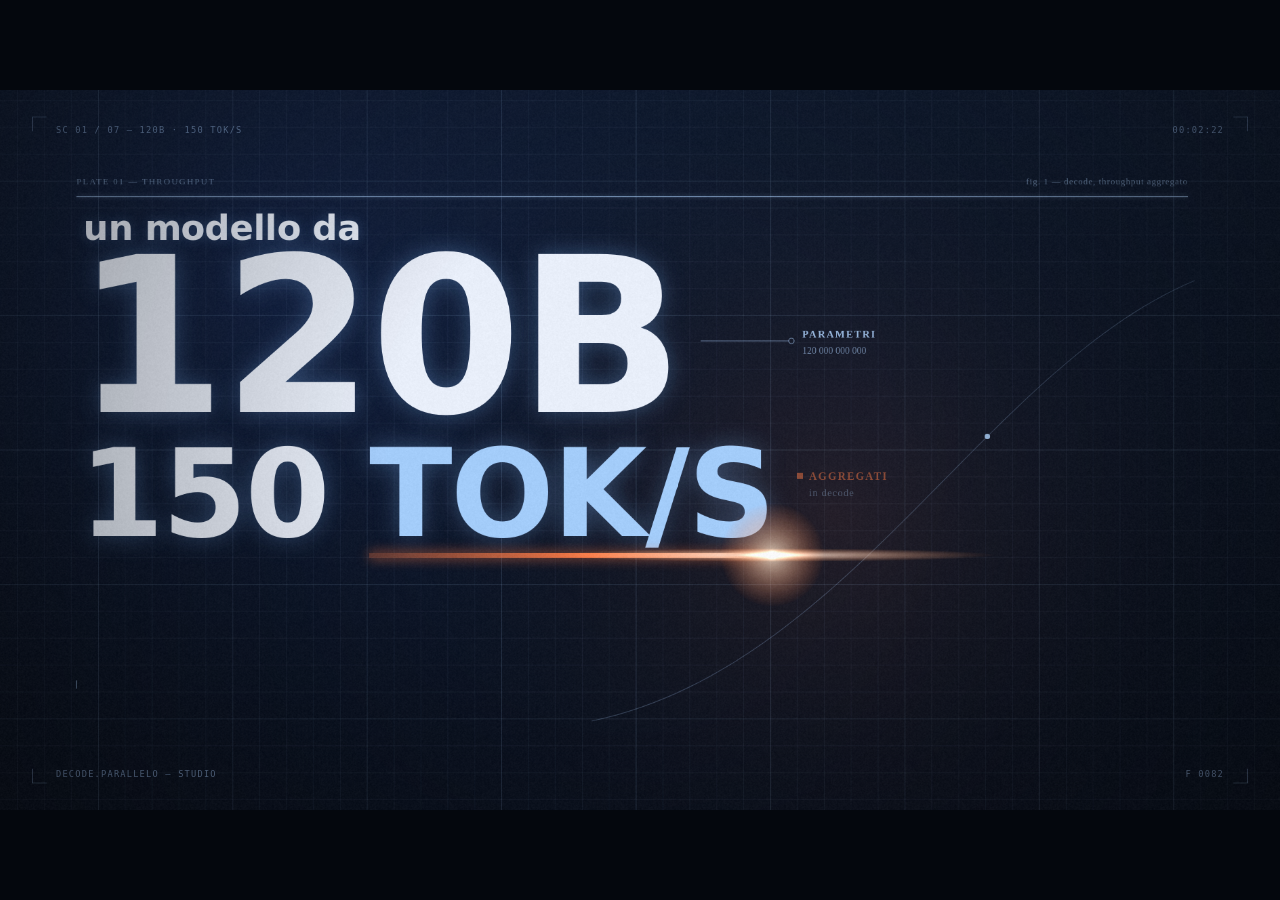
<file: aero/shared/base_engine.html>
<!doctype html>
<html lang="it">
<head>
<meta charset="utf-8">
<meta name="viewport" content="width=device-width, initial-scale=1">
<title>Decode in parallelo</title>
<style>
:root{
  --bg:#0a1528; --ink:#eef4ff; --blue:#a6d0ff; --orange:#ff7a45; --peach:#f3a072; --navy:#1b1c3f;
  --mono:"IBM Plex Mono",ui-monospace,monospace; --sans:"Archivo",system-ui,sans-serif;
}
*{box-sizing:border-box}
html,body{margin:0;height:100%;background:#04070d;overflow:hidden;color:var(--ink)}
#wrap{position:fixed;inset:0;display:flex;align-items:center;justify-content:center}
#stage{position:relative;width:1920px;height:1080px;flex:none;overflow:hidden;background:var(--bg);transform-origin:50% 50%}
#stage canvas{position:absolute;left:0;top:0;width:1920px;height:1080px}
#cam{position:absolute;inset:0;transform-origin:50% 50%}
.scene{position:absolute;inset:0;display:none}
.grp{position:absolute;inset:0}
.abs{position:absolute;white-space:nowrap}
.big{font-family:var(--sans);font-weight:900;font-stretch:115%;line-height:.86;letter-spacing:-.015em;color:var(--ink);text-shadow:0 0 36px rgba(130,185,255,.35)}
.kick{font-family:var(--sans);font-weight:700;font-stretch:100%;font-size:52px;letter-spacing:-.01em;color:var(--ink);text-shadow:0 0 18px rgba(130,185,255,.3)}
.stroke{font-family:var(--sans);font-weight:800;color:transparent;-webkit-text-stroke:2px var(--blue);text-shadow:none;filter:drop-shadow(0 0 8px rgba(120,180,255,.45))}
.stroke.heavy{font-weight:900;font-stretch:100%;line-height:.9;-webkit-text-stroke:2.5px var(--blue)}
.ostroke{-webkit-text-stroke-color:var(--orange)}
.o{color:var(--orange);text-shadow:0 0 30px rgba(255,120,60,.45)}
.b{color:var(--blue)}
.ch,.wd{display:inline-block;will-change:transform,opacity}
.num{font-variant-numeric:tabular-nums}
.ulwrap{position:relative;display:inline-block}
.ul{position:absolute;left:0;right:0;bottom:-16px;height:7px;background:linear-gradient(90deg,rgba(255,122,69,.35),#ff7a45 55%,#ffd8c4);box-shadow:0 0 18px rgba(255,122,69,.85);transform-origin:0 50%;transform:scaleX(0)}

/* scene 4 — prompt panel */
.persp{position:absolute;inset:0;perspective:1500px;perspective-origin:30% 45%}
.panel{position:absolute;left:130px;top:330px;width:1180px;height:330px;border:1.5px solid rgba(190,220,255,.75);
  box-shadow:0 0 26px rgba(120,180,255,.22),inset 0 0 50px rgba(120,180,255,.06);background:rgba(8,18,36,.55);transform-origin:0 50%}
.chev{position:absolute;left:36px;top:44px;font:500 42px/66px var(--mono);color:var(--blue)}
.ptext{position:absolute;left:84px;top:44px;font:500 42px/66px var(--mono);color:#e6efff;white-space:pre;text-shadow:0 0 14px rgba(140,190,255,.45)}
.cur{display:inline-block;width:.5em;height:1em;background:var(--orange);vertical-align:-.14em;box-shadow:0 0 14px var(--orange)}
.hl{color:var(--orange);text-decoration:underline;text-underline-offset:12px;text-decoration-thickness:2px;text-shadow:0 0 16px rgba(255,120,60,.6)}
.pop{position:absolute;width:380px;border:1px solid rgba(190,220,255,.6);background:rgba(6,14,30,.9);font:500 15px/1 var(--mono);color:#cfe2ff;padding:11px 13px 7px;box-shadow:0 0 20px rgba(100,160,255,.2)}
.pop .hd{display:flex;justify-content:space-between;opacity:.65;margin-bottom:10px;font-size:13px}
.pop .row{display:grid;grid-template-columns:130px 1fr 46px;align-items:center;gap:10px;height:25px}
.pop .bar{height:6px;background:rgba(160,205,255,.18)}
.pop .bar i{display:block;height:100%;background:#cfe2ff}
.pop .row.top{color:var(--orange)}
.pop .row.top .bar i{background:var(--orange);box-shadow:0 0 8px var(--orange)}
.pop .row span:last-child{text-align:right}
.pfoot{position:absolute;left:24px;bottom:16px;right:24px;display:flex;justify-content:space-between;font:600 13px var(--mono);letter-spacing:.12em;color:rgba(190,220,255,.7)}
.enter{position:absolute;right:30px;top:120px;width:56px;height:56px;border:1.5px solid rgba(190,220,255,.7);display:flex;align-items:center;justify-content:center;font:500 26px var(--mono);color:var(--blue)}

/* flash beats */
#flash{position:absolute;inset:0;display:none;align-items:center;justify-content:center;
  background:radial-gradient(ellipse at 50% 45%,#f7b088 0%,#f3a072 45%,#e58a5c 100%)}
#flash .w{font-family:var(--sans);font-weight:900;font-stretch:100%;letter-spacing:-.02em;line-height:1;color:var(--navy);white-space:nowrap}
#flash .t{position:absolute;font:600 14px var(--mono);letter-spacing:.14em;color:rgba(27,28,63,.45)}

/* HUD */
#hud{position:absolute;inset:0;pointer-events:none}
#hud .h{position:absolute;font:500 13px var(--mono);letter-spacing:.14em;color:rgba(170,205,255,.55);text-transform:uppercase}
#hud .reg{position:absolute;width:22px;height:22px;border-color:rgba(170,205,255,.45);border-style:solid;border-width:0}

/* preview controls */
#ctl{position:fixed;left:50%;bottom:16px;transform:translateX(-50%);display:flex;gap:12px;align-items:center;padding:8px 14px;
  background:rgba(10,16,28,.85);border:1px solid rgba(170,205,255,.25);border-radius:10px;font:500 13px var(--mono);color:#cfe2ff;transition:opacity .3s;z-index:9}
#ctl button{background:none;border:1px solid rgba(170,205,255,.4);color:#cfe2ff;font:inherit;padding:4px 10px;border-radius:6px;cursor:pointer}
#ctl input{width:min(52vw,640px);accent-color:#ff7a45}
#ctl.hide{opacity:0}
body.render #ctl{display:none}
</style>
</head>
<body>
<div id="wrap"><div id="stage">
  <canvas id="grid"></canvas>
  <div id="cam">
    <canvas id="draw"></canvas>

    <!-- 01 · hook -->
    <div class="scene" id="s1">
      <div class="abs kick" id="s1k" style="left:150px;top:182px">un modello da</div>
      <div class="abs big" id="s1a" style="left:138px;top:236px;font-size:320px">120B</div>
      <div class="abs big" id="s1b" style="left:144px;top:528px;font-size:180px"><span id="s1n" class="wd num">150</span> <span id="s1tok" class="wd b ulwrap">TOK/S<i class="ul" id="s1ul"></i></span></div>
      <div class="abs kick" id="s1c" style="left:150px;top:758px;font-size:80px;font-weight:800">su un vecchio <span class="o">MacBook</span></div>
    </div>

    <!-- 02 · stessi calcoli, altro ordine -->
    <div class="scene" id="s2">
      <div class="abs kick" id="s2k" style="left:150px;top:118px">sono gli</div>
      <div class="abs big" id="s2a" style="left:144px;top:180px;font-size:132px">STESSI CALCOLI</div>
      <div class="abs kick" id="s2k2" style="left:150px;top:306px">ma fatti in un</div>
      <div class="abs big" id="s2b" style="left:144px;top:364px;font-size:132px">ALTRO <span class="o">ORDINE</span></div>
    </div>

    <!-- 03 · memory-bound -->
    <div class="scene" id="s3">
      <div class="abs kick" id="s3k" style="left:150px;top:126px">normalmente i transformer sono</div>
      <div class="abs big" id="s3a" style="left:142px;top:184px;font-size:176px">LIMITATI</div>
      <div class="abs stroke" id="s3b" style="left:150px;top:352px;font-size:66px">dalla velocità della memoria</div>
    </div>

    <!-- 04 · il task -->
    <div class="scene" id="s4">
      <div class="abs kick" id="s4k" style="left:130px;top:150px;font-size:66px;font-weight:800">per alcune task, come…</div>
      <div class="persp"><div class="panel" id="s4panel">
        <div class="chev">›</div>
        <div class="ptext" id="s4text"></div>
        <div class="pop" id="s4pop"></div>
        <div class="enter" id="s4enter">↵</div>
        <div class="pfoot"><span>PROMPT 01 · TASK: TRADUZIONE</span><span id="s4ctx">CONTEXT 000 / 200000</span></div>
      </div></div>
    </div>

    <!-- 05 · in parallelo -->
    <div class="scene" id="s5">
      <div class="abs kick" id="s5k" style="left:150px;top:150px;font-size:66px;font-weight:800">si possono elaborare…</div>
      <div class="abs kick" id="s5k2" style="left:150px;top:112px">tutti i paragrafi,</div>
      <div class="abs big" id="s5a" style="left:142px;top:170px;font-size:124px">IN PARALLELO</div>
    </div>

    <!-- 06 · streaming + RAM -->
    <div class="scene" id="s6">
      <div class="grp" id="s6A">
        <div class="abs kick" id="s6k" style="left:150px;top:104px">aggirando il limite della memoria, con lo</div>
        <div class="abs big" id="s6a" style="left:142px;top:160px;font-size:132px">STREAMING</div>
        <div class="abs stroke" id="s6b" style="left:150px;top:296px;font-size:58px">dei pesi dal disco</div>
      </div>
      <div class="grp" id="s6B">
        <div class="abs kick" id="s6k2" style="left:150px;top:104px">riduce a quasi zero i requisiti di</div>
        <div class="abs big" id="s6c" style="left:142px;top:160px;font-size:150px">RAM <span class="o">~0</span></div>
      </div>
    </div>

    <!-- 07 · risultato -->
    <div class="scene" id="s7">
      <div class="grp" id="s7A">
        <div class="abs kick" id="s7k" style="left:150px;top:236px">una task prima</div>
        <div class="abs big" id="s7a" style="left:140px;top:296px;font-size:176px;font-stretch:100%">IMPENSABILE</div>
        <div class="abs kick" id="s7k2" style="left:150px;top:540px">diventa</div>
        <div class="abs big" id="s7b" style="left:140px;top:600px;font-size:176px;font-stretch:100%"><span class="ulwrap" id="s7bw">POSSIBILE<i class="ul" id="s7ul"></i></span></div>
      </div>
      <div class="grp" id="s7B">
        <div class="abs kick" id="s7k3" style="left:150px;top:300px">anche su hardware</div>
        <div class="abs stroke heavy" id="s7c" style="left:144px;top:372px;font-size:112px">NON PENSATO</div>
        <div class="abs stroke heavy" id="s7d" style="left:144px;top:492px;font-size:112px">PER <span class="ostroke">L'AI</span></div>
      </div>
    </div>

    <canvas id="over"></canvas>
  </div>

  <div id="flash"><div class="t" style="left:84px;top:60px" id="flTag">PLATE 00</div><div class="w" id="flWord"></div><div class="t" style="right:84px;bottom:56px">0.12</div></div>

  <div id="hud">
    <div class="reg" style="left:48px;top:40px;border-left-width:1.5px;border-top-width:1.5px"></div>
    <div class="reg" style="right:48px;top:40px;border-right-width:1.5px;border-top-width:1.5px"></div>
    <div class="reg" style="left:48px;bottom:40px;border-left-width:1.5px;border-bottom-width:1.5px"></div>
    <div class="reg" style="right:48px;bottom:40px;border-right-width:1.5px;border-bottom-width:1.5px"></div>
    <div class="h" id="hudScene" style="left:84px;top:52px">SC 01</div>
    <div class="h" id="hudTime" style="right:84px;top:52px">00:00:00</div>
    <div class="h" style="left:84px;bottom:46px">decode.parallelo — studio</div>
    <div class="h" id="hudFrame" style="right:84px;bottom:46px">F 0000</div>
  </div>

  <canvas id="fx"></canvas>
</div></div>

<div id="ctl">
  <button id="bPlay">❚❚</button>
  <input id="scrub" type="range" min="0" max="1" step="0.001" value="0">
  <span id="tLabel">0.00</span>
</div>

<script>
/* ============================================================
   TIMELINE — modifica le durate per allinearle al voice-over
   ============================================================ */
const SCENES = [
  { id:'s1', name:'120B · 150 tok/s',      dur:5.6 },
  { id:'s2', name:'serie vs parallelo',    dur:5.8 },
  { id:'s3', name:'memory-bound',          dur:4.8 },
  { id:'s4', name:'il task',               dur:4.6 },
  { id:'s5', name:'in parallelo',          dur:5.0 },
  { id:'s6', name:'streaming dal disco',   dur:7.0 },
  { id:'s7', name:'risultato',             dur:7.6 },
];
// flash arancioni a tutto schermo (tempo relativo all'inizio della scena)
const BEATS = [
  { scene:'s5', at:1.00, dur:.45, text:'TUTTI' },
  { scene:'s5', at:1.45, dur:.50, text:'I PARAGRAFI' },
  { scene:'s5', at:1.95, dur:.65, text:'IN PARALLELO' },
  { scene:'s7', at:0.00, dur:.90, text:'IL RISULTATO?' },
];
const FPS_LABEL = 30;

/* ============================================================ */
const W=1920, H=1080;
const qs=new URLSearchParams(location.search);
const RENDER=qs.has('render');
if(RENDER) document.body.classList.add('render');
const $=id=>document.getElementById(id);
const clamp=(x,a=0,b=1)=>x<a?a:x>b?b:x;
const lerp=(a,b,t)=>a+(b-a)*t;
const prog=(t,a,b)=>clamp((t-a)/(b-a));
const sstep=t=>t*t*(3-2*t);
const frac=x=>x-Math.floor(x);
const pad=(n,l=2)=>String(n).padStart(l,'0');
const rnd=n=>frac(Math.sin(n*127.1+311.7)*43758.5453);
const E={
  outExpo:t=>t>=1?1:1-Math.pow(2,-10*t),
  outCubic:t=>1-Math.pow(1-t,3),
  inCubic:t=>t*t*t,
  inOutCubic:t=>t<.5?4*t*t*t:1-Math.pow(-2*t+2,3)/2,
  outBack:t=>{const c1=1.70158,c3=c1+1;return 1+c3*Math.pow(t-1,3)+c1*Math.pow(t-1,2)},
};
const BL=a=>`rgba(175,212,255,${a})`;
const OR=a=>`rgba(255,122,69,${a})`;
const INK='#eef4ff', ORANGE='#ff7a45';

let t0acc=0;
SCENES.forEach(s=>{ s.start=t0acc; t0acc+=s.dur; });
const TOTAL=t0acc;
BEATS.forEach(b=>{ b.t=SCENES.find(s=>s.id===b.scene).start+b.at; });
window.TOTAL=TOTAL;

/* ---------- canvases ---------- */
const gcv=$('grid'), dcv=$('draw'), ocv=$('over'), fcv=$('fx');
[gcv,dcv,ocv,fcv].forEach(c=>{c.width=W;c.height=H});
const g=gcv.getContext('2d'), d=dcv.getContext('2d'), o=ocv.getContext('2d'), f=fcv.getContext('2d');

/* ---------- drawing helpers ---------- */
function glowOn(c,col,b){c.shadowColor=col;c.shadowBlur=b}
function glowOff(c){c.shadowBlur=0;c.shadowColor='transparent'}
function line(c,x1,y1,x2,y2,p=1){ if(p<=0)return; c.beginPath(); c.moveTo(x1,y1); c.lineTo(x1+(x2-x1)*p,y1+(y2-y1)*p); c.stroke(); }
function traceRect(c,x,y,w,h,p){
  if(p<=0)return; if(p>=1){c.strokeRect(x,y,w,h);return}
  let dd=p*2*(w+h); c.beginPath(); c.moveTo(x,y);
  let cx=x,cy=y;
  for(const [nx,ny] of [[x+w,y],[x+w,y+h],[x,y+h],[x,y]]){
    const len=Math.hypot(nx-cx,ny-cy);
    if(dd>=len){c.lineTo(nx,ny);dd-=len;cx=nx;cy=ny}
    else{const k=dd/len;c.lineTo(cx+(nx-cx)*k,cy+(ny-cy)*k);break}
  }
  c.stroke();
}
function mono(c,str,x,y,size=14,col=BL(.7),align='left',weight=500,ls=0){
  c.font=`${weight} ${size}px "IBM Plex Mono"`; c.fillStyle=col; c.textAlign=align; c.textBaseline='alphabetic';
  c.letterSpacing=ls+'px'; c.fillText(str,x,y); c.letterSpacing='0px';
}
function sans(c,str,x,y,size,col,align='left',weight=900,stretch='normal'){
  c.font=`${weight} ${size}px Archivo`; c.fontStretch=stretch; c.fillStyle=col; c.textAlign=align; c.textBaseline='alphabetic';
  c.fillText(str,x,y); c.fontStretch='normal';
}
const typed=(s,p)=>s.slice(0,Math.floor(s.length*clamp(p)));
function bez(P,t){const u=1-t;return [0,1].map(i=>u*u*u*P[0][i]+3*u*u*t*P[1][i]+3*u*t*t*P[2][i]+t*t*t*P[3][i])}
function bezPartial(c,P,p){ if(p<=0)return; c.beginPath(); const n=60; for(let i=0;i<=n;i++){const q=bez(P,p*i/n); i?c.lineTo(q[0],q[1]):c.moveTo(q[0],q[1])} c.stroke(); }
function polyPartial(c,pts,head){ // head = float index along pts
  if(head<=0) return pts[0];
  const n=Math.min(Math.floor(head),pts.length-1); c.beginPath(); c.moveTo(pts[0][0],pts[0][1]);
  for(let i=1;i<=n;i++) c.lineTo(pts[i][0],pts[i][1]);
  let hp=pts[n];
  if(n<pts.length-1){const k=head-n; hp=[lerp(pts[n][0],pts[n+1][0],k),lerp(pts[n][1],pts[n+1][1],k)]; c.lineTo(hp[0],hp[1])}
  c.stroke(); return hp;
}
function dot(c,x,y,r,col){c.fillStyle=col;c.beginPath();c.arc(x,y,r,0,Math.PI*2);c.fill()}
function flare(c,x,y,s=1,a=1){
  if(a<=0.01)return;
  c.save(); c.globalCompositeOperation='lighter';
  let rg=c.createRadialGradient(x,y,0,x,y,70*s);
  rg.addColorStop(0,`rgba(255,255,255,${a})`); rg.addColorStop(.12,`rgba(255,226,200,${.7*a})`); rg.addColorStop(1,'rgba(255,120,60,0)');
  c.fillStyle=rg; c.fillRect(x-70*s,y-70*s,140*s,140*s);
  c.translate(x,y); c.scale(1,.03);
  rg=c.createRadialGradient(0,0,0,0,0,300*s); rg.addColorStop(0,`rgba(255,240,230,${.9*a})`); rg.addColorStop(1,'rgba(255,150,90,0)');
  c.fillStyle=rg; c.fillRect(-300*s,-300*s,600*s,600*s);
  c.restore();
}

/* ---------- tiny 3D ---------- */
const sub=(a,b)=>[a[0]-b[0],a[1]-b[1],a[2]-b[2]];
const dot3=(a,b)=>a[0]*b[0]+a[1]*b[1]+a[2]*b[2];
const cross=(a,b)=>[a[1]*b[2]-a[2]*b[1],a[2]*b[0]-a[0]*b[2],a[0]*b[1]-a[1]*b[0]];
const norm=a=>{const l=Math.hypot(...a);return [a[0]/l,a[1]/l,a[2]/l]};
function mkCam(pos,target,fl=1000,cx=960,cy=540){
  const fw=norm(sub(target,pos)), rt=norm(cross([0,1,0],fw)), up=cross(fw,rt);
  return {pos,fw,rt,up,f:fl,cx,cy};
}
const toCam=(c,p)=>{const q=sub(p,c.pos);return [dot3(q,c.rt),dot3(q,c.up),dot3(q,c.fw)]};
const pj=(c,q)=>[c.cx+q[0]*c.f/q[2],c.cy-q[1]*c.f/q[2]];
function P3(c,p){const q=toCam(c,p);return q[2]>.05?pj(c,q):null}
function seg3(ctx,c,a,b){
  let A=toCam(c,a),B=toCam(c,b); const n=.05;
  if(A[2]<n&&B[2]<n) return false;
  if(A[2]<n){const k=(n-A[2])/(B[2]-A[2]);A=[lerp(A[0],B[0],k),lerp(A[1],B[1],k),n]}
  else if(B[2]<n){const k=(n-B[2])/(A[2]-B[2]);B=[lerp(B[0],A[0],k),lerp(B[1],A[1],k),n]}
  const pa=pj(c,A),pb=pj(c,B); ctx.moveTo(pa[0],pa[1]); ctx.lineTo(pb[0],pb[1]); return true;
}
function floor3(ctx,c,{x0,x1,z0,z1,step=2,y=0,alpha=.5,fog=40,origin=null}){
  ctx.lineWidth=1.2; const pieces=12;
  const ref=origin||c.pos;
  const A=(x,z)=>alpha*clamp(1-Math.hypot(x-ref[0],z-ref[2])/fog);
  for(let x=Math.ceil(x0/step)*step;x<=x1;x+=step) for(let i=0;i<pieces;i++){
    const za=lerp(z0,z1,i/pieces), zb=lerp(z0,z1,(i+1)/pieces), a=A(x,(za+zb)/2); if(a<.01) continue;
    ctx.strokeStyle=BL(a); ctx.beginPath(); if(seg3(ctx,c,[x,y,za],[x,y,zb])) ctx.stroke();
  }
  for(let z=Math.ceil(z0/step)*step;z<=z1;z+=step) for(let i=0;i<pieces;i++){
    const xa=lerp(x0,x1,i/pieces), xb=lerp(x0,x1,(i+1)/pieces), a=A((xa+xb)/2,z); if(a<.01) continue;
    ctx.strokeStyle=BL(a); ctx.beginPath(); if(seg3(ctx,c,[xa,y,z],[xb,y,z])) ctx.stroke();
  }
}
const rotY=(p,a)=>{const c=Math.cos(a),s=Math.sin(a);return [p[0]*c+p[2]*s,p[1],-p[0]*s+p[2]*c]};
const rotX=(p,a)=>{const c=Math.cos(a),s=Math.sin(a);return [p[0],p[1]*c-p[2]*s,p[1]*s+p[2]*c]};
const CUBE={v:[[-1,-1,-1],[1,-1,-1],[1,1,-1],[-1,1,-1],[-1,-1,1],[1,-1,1],[1,1,1],[-1,1,1]],e:[[0,1],[1,2],[2,3],[3,0],[4,5],[5,6],[6,7],[7,4],[0,4],[1,5],[2,6],[3,7]]};
const OCTA={v:[[1,0,0],[-1,0,0],[0,1.3,0],[0,-1.3,0],[0,0,1],[0,0,-1]],e:[[0,2],[0,3],[0,4],[0,5],[1,2],[1,3],[1,4],[1,5],[2,4],[4,3],[3,5],[5,2]]};
function wire(ctx,c,M,xf){ctx.beginPath();for(const [i,j] of M.e) seg3(ctx,c,xf(M.v[i]),xf(M.v[j]));ctx.stroke()}

/* ---------- DOM text helpers ---------- */
function prepChars(el){
  const out=[];
  (function walk(node){
    [...node.childNodes].forEach(n=>{
      if(n.nodeType===3){
        const fr=document.createDocumentFragment();
        for(const ch of n.textContent){const s=document.createElement('span');s.className='ch';s.textContent=ch===' '?' ':ch;fr.appendChild(s);out.push(s)}
        n.replaceWith(fr);
      } else if(n.nodeType===1 && n.tagName!=='I') walk(n);
    });
  })(el);
  return out;
}
function prepWords(el){
  const out=[];
  (function walk(node){
    [...node.childNodes].forEach(n=>{
      if(n.nodeType===3){
        const fr=document.createDocumentFragment();
        n.textContent.split(/(\s+)/).forEach(w=>{
          if(!w) return;
          if(/^\s+$/.test(w)){fr.appendChild(document.createTextNode(w));return}
          const s=document.createElement('span');s.className='wd';s.textContent=w;fr.appendChild(s);out.push(s);
        });
        n.replaceWith(fr);
      } else if(n.nodeType===1) walk(n);
    });
  })(el);
  return out;
}
function animChars(chs,lt,t0,stg,dur,dist=70){
  for(let i=0;i<chs.length;i++){
    const c=chs[i], p=prog(lt,t0+i*stg,t0+i*stg+dur), e=E.outExpo(p);
    c.style.opacity=clamp(p*2.5);
    c.style.transform=p>=1?'none':`translate3d(0,${(1-e)*dist}%,0) scale(${lerp(1.2,1,e)})`;
    c.style.filter=p>=1?'none':`blur(${(1-e)*12}px)`;
  }
}
const animWords=animChars;
function fadeUp(el,lt,t0,dur=.6,dist=40){
  const p=prog(lt,t0,t0+dur), e=E.outExpo(p);
  el.style.opacity=clamp(p*2.5);
  el.style.transform=p>=1?'none':`translate3d(0,${(1-e)*dist}px,0)`;
  el.style.filter=p>=1?'none':`blur(${(1-e)*10}px)`;
}
function exitFx(el,lt,t0,dur=.35){
  const p=E.inCubic(prog(lt,t0,t0+dur));
  if(p<=0){el.style.opacity='';el.style.transform='';el.style.filter='';return}
  el.style.opacity=1-p; el.style.transform=`translate3d(0,${-p*40}px,0) scale(${1-p*.04})`; el.style.filter=`blur(${p*14}px)`;
}
function glitch(lt,t0,t1,amt=10){const p=prog(lt,t0,t1);if(p<=0||p>=1)return 0;return (1-p)*amt*(.35+.65*rnd(Math.floor(lt*30)))}
function chroma(el,a){el.style.textShadow=a>.05?`${-a}px 0 rgba(255,50,90,.6), ${a}px 0 rgba(40,200,255,.6), 0 0 36px rgba(130,185,255,.35)`:''}
function box(el){let x=0,y=0,n=el;while(n&&n.id!=='stage'){x+=n.offsetLeft;y+=n.offsetTop;n=n.offsetParent}return {x,y,w:el.offsetWidth,h:el.offsetHeight}}
function fit(el,maxW){const w=el.offsetWidth;if(w>maxW){const fs=parseFloat(getComputedStyle(el).fontSize);el.style.fontSize=(fs*maxW/w)+'px'}}
function numHTML(n){const s=String(n).padStart(3,'0');let i=0;while(i<2&&s[i]==='0')i++;return `<span style="opacity:.16">${s.slice(0,i)}</span>${s.slice(i)}`}

/* ============================================================
   SCENES
   ============================================================ */
const IMPL={};

/* ---------- 01 · HOOK ---------- */
IMPL.s1={
  init(){ this.k=prepChars($('s1k')); this.a=prepChars($('s1a')); this.c=prepWords($('s1c')); },
  cam(lt,D){ return {x:-24*lt/D,y:0,s:1+.035*E.inOutCubic(lt/D),r:0} },
  bg(lt){ return {grid:1,rev:E.outCubic(prog(lt,0,1.3)),orbs:[
    {x:420,y:300,r:900,c:'rgba(60,110,255,.12)'},{x:1250,y:640,r:700,c:`rgba(255,120,70,${.10*prog(lt,1.4,2.6)})`}]} },
  update(lt){
    animChars(this.k,lt,.25,.025,.5,60);
    animChars(this.a,lt,.4,.07,.75,70); chroma($('s1a'),glitch(lt,.4,1.3,12));
    fadeUp($('s1n'),lt,1.3,.6,90); fadeUp($('s1tok'),lt,1.45,.6,90); chroma($('s1b'),glitch(lt,1.3,1.9,8));
    const n=Math.round(150*E.outExpo(prog(lt,1.35,2.6)));
    if(this._n!==n){$('s1n').innerHTML=numHTML(n);this._n=n}
    const ul=E.outExpo(prog(lt,2.15,2.9)); $('s1ul').style.transform=`scaleX(${ul})`;
    animWords(this.c,lt,3.0,.12,.6,60);

    // top rule + plate labels
    d.lineWidth=1.5; d.strokeStyle=BL(.75); glowOn(d,BL(.6),6);
    line(d,140,166,1780,166,E.outExpo(prog(lt,.1,1.1))); glowOff(d);
    const la=prog(lt,.6,1.2);
    mono(d,'PLATE 01 — THROUGHPUT',140,148,13,BL(.55*la),'left',500,2);
    mono(d,'fig. 1 — decode, throughput aggregato',1780,148,13,BL(.55*la),'right',500,1);
    // motion-path curve
    const P=[[900,940],[1280,860],[1480,420],[1790,290]];
    d.strokeStyle=BL(.25); d.lineWidth=1.2; const cp=E.inOutCubic(prog(lt,1.0,2.4)); bezPartial(d,P,cp);
    if(cp>0){const q=bez(P,cp*frac(lt*.16+.2)); dot(d,q[0],q[1],4,BL(.9))}
    // 120B annotation
    const A=box($('s1a')), ax=A.x+A.w+30, ay=A.y+A.h*.52, pa=E.outExpo(prog(lt,1.2,1.8));
    d.strokeStyle=BL(.6); d.lineWidth=1.2; line(d,ax,ay,ax+130,ay,pa);
    if(pa>.95){d.beginPath();d.arc(ax+134,ay,4,0,7);d.stroke()}
    mono(d,'PARAMETRI',ax+150,ay-5,15,BL(.85*pa),'left',600,2);
    mono(d,typed('120 000 000 000',prog(lt,1.5,2.2)),ax+150,ay+19,14,BL(.55),'left');
    // aggregati · decode
    const T=box($('s1tok')), tx=T.x+T.w+34, ty=T.y+T.h*.36, p2=prog(lt,2.5,3.0);
    d.fillStyle=OR(p2); d.fillRect(tx,ty-10,9,9);
    mono(d,'AGGREGATI',tx+18,ty,16,OR(p2),'left',600,2);
    mono(d,'in decode',tx+18,ty+24,15,BL(.7*p2),'left',500,1);
    // ruler + table
    const pr=E.outExpo(prog(lt,3.2,4.0));
    d.strokeStyle=BL(.7); d.lineWidth=1.2; line(d,140,880,1780,880,pr);
    for(let x=140;x<=1780;x+=40){ if((x-140)/1640>pr) break; line(d,x,880,x,880+((x-140)%200===0?12:5)); }
    const rows=[['MODELLO','120B parametri'],['MODALITÀ','decode · throughput aggregato'],['HARDWARE','un vecchio MacBook']];
    rows.forEach((r,i)=>{
      const p=prog(lt,3.4+i*.18,3.4+i*.18+.6);
      mono(d,r[0],150,918+i*28,12,BL(.5*clamp(p*3)),'left',600,3);
      mono(d,typed(r[1],p),400,918+i*28,14,BL(.9),'left',500);
    });
    const pf=prog(lt,3.9,4.3);
    mono(d,'fig. 1',1780,918,12,BL(.5*pf),'right',600,3);
    mono(d,'150 tok/s · aggregati',1780,946,14,OR(pf),'right',600);
    // flare at the underline tip
    if(ul>0) flare(o,T.x+T.w*ul,T.y+T.h+12,1.1,ul<1?1:Math.max(.3,1-(lt-2.9)*1.2));
  }
};

/* ---------- 02 · SERIE vs PARALLELO (gara) ---------- */
const GX=150, GW=1240, GSL=GW/24, GRH=30, GRG=6, STEP=.13, GT0=1.0;
const GY_S=560, GY_P=765;
IMPL.s2={
  init(){ this.k=prepChars($('s2k')); this.a=prepChars($('s2a')); this.k2=prepChars($('s2k2')); this.b=prepChars($('s2b')); },
  cam(lt,D){ return {x:10*lt/D,y:-6*lt/D,s:1.0+.03*E.inOutCubic(lt/D),r:0} },
  bg(lt){ return {grid:1,orbs:[{x:900,y:720,r:800,c:'rgba(70,110,255,.10)'},{x:700,y:780,r:600,c:`rgba(255,120,70,${.09*prog(lt,1.6,2.4)})`}]} },
  update(lt){
    animChars(this.k,lt,0,.03,.5,60); animChars(this.a,lt,.1,.035,.7,70); chroma($('s2a'),glitch(lt,.1,.8,10));
    animChars(this.k2,lt,1.85,.02,.5,60); animChars(this.b,lt,1.95,.045,.7,70); chroma($('s2b'),glitch(lt,1.95,2.6,10));

    const ha=prog(lt,.4,.9);
    const steps=Math.max(0,(lt-GT0)/STEP);
    const sNow=Math.min(24,steps), pNow=Math.min(6,steps);
    const chart=(y0,serial)=>{
      const col=serial?BL:OR, hdr=serial?'IN SERIE':'IN PARALLELO';
      const sub=serial?'un paragrafo alla volta · ogni volta rilegge tutti i pesi':'tutti i paragrafi insieme · i pesi si leggono una volta sola';
      d.fillStyle=col(ha); d.fillRect(GX,y0-34,9,9);
      mono(d,hdr,GX+20,y0-25,16,col(ha),'left',700,3);
      mono(d,sub,GX+20+(serial?150:330),y0-25,13,BL(.55*ha),'left',500,1);
      for(let r=0;r<4;r++){
        const y=y0+r*(GRH+GRG);
        mono(d,'¶'+(r+1),GX-14,y+GRH/2+5,15,BL(.75*ha),'right',600);
        for(let c=0;c<6;c++){
          const slot=serial?r*6+c:c, x=GX+slot*GSL;
          const pp=prog(lt,.45+(r*6+c)*.012,.8+(r*6+c)*.012); if(pp<=0) continue;
          const start=GT0+slot*STEP, done=lt>=start+STEP, act=lt>=start&&!done;
          d.globalAlpha=pp;
          if(done){d.fillStyle=col(serial?.35:.55);d.fillRect(x+2,y,GSL-4,GRH)}
          if(act){d.fillStyle=col(.95);glowOn(d,col(.9),14);d.fillRect(x+2,y,GSL-4,GRH);glowOff(d)}
          d.strokeStyle=act?col(1):col(done?.75:.28); d.lineWidth=1; d.strokeRect(x+2,y,GSL-4,GRH);
          if(slot%6===0||!serial&&r===0) {}
          d.globalAlpha=1;
        }
      }
      // layer labels under parallel row group / first block in serial
      if(!serial) for(let c=0;c<6;c++) mono(d,'L'+(c+1),GX+c*GSL+GSL/2,y0+4*(GRH+GRG)+14,11,BL(.5*ha),'center',600);
      else for(let c=0;c<6;c++) mono(d,'L'+(c+1),GX+c*GSL+GSL/2,y0-6,11,BL(.5*ha),'center',600);
    };
    chart(GY_S,true); chart(GY_P,false);

    // time axis
    const ax=prog(lt,.5,1.0), ay=GY_P+4*(GRH+GRG)+34;
    d.strokeStyle=BL(.6*ax); d.lineWidth=1.2; line(d,GX,ay,GX+GW,ay,E.outExpo(ax));
    for(let i=0;i<=24;i++){ if(i/24>E.outExpo(ax)) break; line(d,GX+i*GSL,ay,GX+i*GSL,ay+(i%6===0?10:5)); }
    mono(d,'TEMPO →',GX,ay+30,12,BL(.55*ax),'left',600,3);
    mono(d,'1 passo = 1 layer',GX+GW,ay+30,12,BL(.45*ax),'right',500,1);

    // playhead
    if(steps>0&&sNow<24){
      const x=GX+sNow*GSL; d.strokeStyle=BL(.6); d.lineWidth=1.2; d.setLineDash([4,6]);
      line(d,x,GY_S-8,x,ay); d.setLineDash([]);
    }
    // parallel finish marker
    const pf=prog(lt,GT0+6*STEP,GT0+6*STEP+.4);
    if(pf>0){
      const x=GX+6*GSL; d.strokeStyle=OR(.9*pf); d.lineWidth=1.6; glowOn(d,OR(.8),8);
      d.setLineDash([6,5]); line(d,x,GY_S-10,x,ay,pf); d.setLineDash([]); glowOff(d);
      mono(d,'PARALLELO: FINITO',x+18,GY_P+22,15,OR(pf),'left',700,2);
      mono(d,'la serie è ancora al 25%',x+18,GY_P+44,13,BL(.7*pf),'left',500,1);
      flare(o,x,GY_P+60,.6,pf<1?1:.5);
    }
    // stat panel
    const PX=1470, PW=310, cp=prog(lt,.6,1.3);
    d.strokeStyle=BL(.55); d.lineWidth=1.2; traceRect(d,PX,GY_S-34,PW,GY_P+4*(GRH+GRG)-GY_S+34,E.outCubic(cp));
    const lines=[['SERIE','passi',Math.floor(sNow),BL,GY_S+36],['PARALLELO','passi',Math.floor(pNow),OR,GY_P+36]];
    lines.forEach(([h,u,v,col,y])=>{
      mono(d,h,PX+24,y-6,13,col(.85*cp),'left',700,3);
      d.globalAlpha=cp; sans(d,String(v),PX+22,y+98,110,col===OR?ORANGE:INK,'left',900,'expanded'); d.globalAlpha=1;
      mono(d,u,PX+PW-24,y+98,14,BL(.55*cp),'right',500);
    });
    // ratio
    const pm=prog(lt,4.25,4.6);
    if(pm>0){ const e=E.outBack(pm); d.save(); d.translate(GX+6*GSL+18,GY_P+112); d.scale(e,e); d.globalAlpha=clamp(pm*2);
      d.shadowColor='rgba(255,120,60,.6)'; d.shadowBlur=24; sans(d,'4× PIÙ VELOCE',0,0,48,ORANGE,'left',900,'expanded'); d.restore(); }
  }
};

/* ---------- 03 · MEMORY-BOUND ---------- */
const CY3=715, QX=720;
function hh(x){ if(x<780) return lerp(150,12,sstep(clamp((x-570)/210))); if(x<960) return 12; return lerp(12,130,sstep(clamp((x-960)/190))); }
IMPL.s3={
  init(){
    this.k=prepChars($('s3k')); this.a=prepChars($('s3a'));
    this.ps=[]; let prev=-9;
    for(let i=0;i<90;i++){ const ts=1.35+i/11, ta=ts+(QX-575)/320, td=Math.max(ta,prev+.3); prev=td;
      this.ps.push({ts,ta,td,tc:td+(1150-QX)/340,off:rnd(i+3)*2-1,core:(i*17)%50}); }
  },
  cam(lt,D){ return {x:0,y:-10*lt/D,s:1+.04*E.inOutCubic(lt/D),r:0} },
  bg(lt){ return {grid:1,orbs:[{x:860,y:720,r:520,c:`rgba(255,110,70,${.10*prog(lt,1.4,2.4)})`},{x:300,y:300,r:800,c:'rgba(60,110,255,.10)'}]} },
  update(lt){
    animChars(this.k,lt,0,.02,.5,60);
    animChars(this.a,lt,.15,.05,.7,70);
    const jolt=glitch(lt,2.9,3.25,14); chroma($('s3a'),glitch(lt,.15,.9,12)+jolt);
    $('s3a').style.transform=jolt?`translateX(${(rnd(lt*90)-.5)*jolt*1.5}px)`:'';
    const sb=E.outCubic(prog(lt,.55,1.35)); $('s3b').style.clipPath=`inset(-20px ${100-sb*100}% -20px -20px)`;

    // memory block
    const pm=E.outCubic(prog(lt,.5,1.1));
    d.strokeStyle=BL(.7); d.lineWidth=1.4; traceRect(d,170,540,400,350,pm);
    mono(d,'MEMORIA · PESI 120B',170,526,13,BL(.75*pm),'left',600,2);
    const rd=Math.floor(lt*7)%10;
    for(let j=0;j<10;j++){
      const p=prog(lt,.7+j*.04,1.0+j*.04); if(p<=0) continue; const y=566+j*31;
      d.globalAlpha=p; d.fillStyle=j===rd&&lt>1.4?BL(.22):BL(.06); d.fillRect(196,y,348,22);
      d.strokeStyle=BL(.5); d.strokeRect(196,y,348,22);
      mono(d,'W · layer '+pad(j+1),208,y+15,12,BL(.8),'left',500); mono(d,'▮▮▮▮▮▮▮▮',532,y+15,10,BL(.35),'right');
      d.globalAlpha=1;
    }
    // compute block
    const pc=E.outCubic(prog(lt,.85,1.45));
    d.strokeStyle=BL(.7); traceRect(d,1150,540,600,350,pc);
    mono(d,'UNITÀ DI CALCOLO',1150,526,13,BL(.75*pc),'left',600,2);
    const lit=new Float32Array(50);
    for(const q of this.ps){ if(lt>q.tc) lit[q.core]=Math.max(lit[q.core],Math.exp(-(lt-q.tc)*3)); }
    for(let r=0;r<5;r++)for(let c=0;c<10;c++){
      const k=r*10+c, p=prog(lt,1.0+k*.008,1.3+k*.008); if(p<=0) continue;
      const x=1178+c*56,y=578+r*56;
      d.globalAlpha=p;
      if(lit[k]>.02){d.fillStyle=OR(.85*lit[k]); glowOn(d,OR(.9),14*lit[k]); d.fillRect(x,y,44,44); glowOff(d)}
      d.strokeStyle=lit[k]>.02?OR(.6+.4*lit[k]):BL(.28); d.strokeRect(x,y,44,44);
      d.globalAlpha=1;
    }
    // funnel
    const pf=E.inOutCubic(prog(lt,1.1,1.7)), xe=570+580*pf;
    d.strokeStyle=BL(.75); d.lineWidth=1.5; glowOn(d,BL(.5),6);
    for(const sg of [-1,1]){ d.beginPath(); for(let x=570;x<=xe;x+=5){const y=CY3+sg*hh(x); x===570?d.moveTo(x,y):d.lineTo(x,y)} d.stroke(); }
    glowOff(d);
    const pl=prog(lt,1.8,2.2);
    mono(d,'BANDA DI MEMORIA',870,CY3-46,15,OR(pl),'center',700,2);
    mono(d,'▲ collo di bottiglia',870,CY3+50,13,BL(.6*pl),'center',500);
    // particles (queue at the mouth, single file through the neck)
    if(lt>1.35){
      const ps=this.ps;
      for(let i=0;i<ps.length;i++){
        const q=ps[i]; if(lt<q.ts) continue;
        let x,y;
        if(lt<q.td){
          let qp=0; for(let j=0;j<i;j++) if(ps[j].td>lt) qp++;
          const qx=QX-Math.floor(qp/4)*13, qy=((qp%4)-1.5)*Math.min(11,hh(qx)*.25);
          const tx=575+(lt-q.ts)*320;
          if(tx<qx){x=tx;y=CY3+q.off*hh(x)*.75}
          else{x=qx;y=CY3+qy+Math.sin(lt*20+i)*1.2}
        } else {
          x=QX+(lt-q.td)*340; if(x>1150) continue;
          const k=clamp((lt-q.td)/.25);
          y=x<960?CY3+q.off*lerp(14,0,k)*(x<780?1:0):CY3+q.off*(hh(x)-8)*.7*clamp((x-960)/190);
        }
        const inNeck=x>=780&&x<=960;
        d.fillStyle=inNeck?OR(1):BL(.9); d.fillRect(x-3.5,y-3.5,7,7);
      }
    }
    // utilization
    const pu=prog(lt,2.0,2.4);
    if(pu>0){
      mono(d,'UTILIZZO DEL CALCOLO',1150,920,12,BL(.6*pu),'left',600,2);
      mono(d,'in attesa dei pesi…',1750,920,13,OR(pu*(Math.sin(lt*7)>-.2?1:.25)),'right',600);
      d.strokeStyle=BL(.5*pu); d.strokeRect(1150,932,600,10);
      let s=0; for(let k=0;k<50;k++) s+=lit[k];
      d.fillStyle=OR(pu); d.fillRect(1150,932,600*clamp(.03+s*.03,0,.2),10);
    }
  }
};

/* ---------- 04 · IL TASK ---------- */
const S4LINES=['traduci in inglese questo documento','di 300 pagine'];
const S4CAND={
  traduci:[['traduci',.62],['scrivi',.21],['riassumi',.09]],
  in:[['in',.71],['questo',.18],['il',.05]],
  inglese:[['inglese',.88],['francese',.06],['tedesco',.03]],
  questo:[['questo',.74],['il',.19],['un',.04]],
  documento:[['documento',.91],['testo',.05],['file',.02]],
  di:[['di',.66],['intero',.21],[':',.07]],
  '300':[['300',.34],['50',.22],['1000',.11]],
  pagine:[['pagine',.97],['righe',.02],['slide',.01]],
};
IMPL.s4={
  init(){
    this.k=prepChars($('s4k'));
    this.words=[]; let gi=0;
    S4LINES.forEach((ln,li)=>{ let col=0; ln.split(' ').forEach((w,wi)=>{ if(wi) {col++;gi++}
      this.words.push({w,line:li,col,g0:gi,g1:gi+w.length}); col+=w.length; gi+=w.length; }); gi++; });
    this.N=gi-1;
  },
  cam(lt,D){ return {x:0,y:0,s:1+.03*E.inOutCubic(lt/D),r:0} },
  bg(){ return {grid:.3,orbs:[{x:960,y:560,r:900,c:'rgba(60,110,255,.10)'}]} },
  update(lt){
    animChars(this.k,lt,0,.02,.5,60);
    // ---- 3D floor & decor
    const cz=lt*.9, cx=Math.sin(lt*.35)*.5;
    const cam=mkCam([cx,1.8,cz],[cx+1.0,1.0,cz+12],1000,960,560);
    const pf=prog(lt,0,.8);
    floor3(d,cam,{x0:-30,x1:30,z0:cz+.2,z1:cz+60,step:2,alpha:.55*pf,fog:46});
    d.lineWidth=1.4; d.strokeStyle=BL(.7*pf); glowOn(d,BL(.6),8);
    wire(d,cam,CUBE,p=>{let q=rotX(rotY(p,lt*.6),.4);return [q[0]*.7+4.6,q[1]*.7+.75,q[2]*.7+9.5]});
    wire(d,cam,OCTA,p=>{let q=rotY(p,-lt*.8);return [q[0]*1.1+3.5,q[1]*1.1+5,q[2]*1.1+28]});
    d.beginPath(); for(let i=0;i<=48;i++){const a=i/48*Math.PI*2; const p=rotY([Math.cos(a)*1.9,Math.sin(a)*1.9,0],lt*.5);
      const P=P3(cam,[p[0]+17,p[1]+3.4,p[2]+34]); if(P) i?d.lineTo(P[0],P[1]):d.moveTo(P[0],P[1]);} d.stroke();
    glowOff(d);
    // ---- document rising from the floor
    const rise=E.outCubic(prog(lt,3.0,3.8));
    if(rise>0){
      const X=7.4,Z=13,w=3.2,Hh=4.4, top=Hh*rise;
      const C=[[X-w/2,0,Z],[X+w/2,0,Z],[X+w/2,top,Z],[X-w/2,top,Z]].map(p=>P3(cam,p));
      if(C.every(Boolean)){
        d.beginPath(); C.forEach((p,i)=>i?d.lineTo(p[0],p[1]):d.moveTo(p[0],p[1])); d.closePath();
        d.fillStyle='rgba(8,16,32,.85)'; d.fill(); d.strokeStyle=BL(.9); d.lineWidth=1.6; glowOn(d,BL(.6),8); d.stroke(); glowOff(d);
        const hk=lt>3.85?Math.floor((lt-3.85)/.2):-1;
        for(let j=0;j<8;j++)for(let l=0;l<3;l++){
          const v=.08+j*.108+l*.026, y=Hh*(1-v); if(y>top-.05||y<.1) continue;
          const ww=l===2?.45+rnd(j)*.3:.84;
          const a=P3(cam,[X-w/2+w*.08,y,Z]), b=P3(cam,[X-w/2+w*(.08+ww),y,Z]);
          d.strokeStyle=j===hk?OR(1):(j<hk?BL(.75):BL(.35)); d.lineWidth=j===hk?3:2;
          d.beginPath(); d.moveTo(a[0],a[1]); d.lineTo(b[0],b[1]); d.stroke();
        }
        const tl=C[3]; const la=prog(lt,3.4,3.8);
        mono(d,'documento.docx · 300 pag.',tl[0],tl[1]-16,14,BL(.85*la),'left',600,1);
        if(lt>3.9) mono(d,'un paragrafo alla volta…',tl[0],tl[1]-38,13,OR(prog(lt,3.9,4.1)),'left',600);
      }
    }
    // ---- prompt panel (CSS 3D)
    const pe=E.outExpo(prog(lt,.15,1.0)), u=lt/4.6;
    const panel=$('s4panel');
    panel.style.opacity=clamp(pe*1.5)*(lt>3.1?lerp(1,.6,prog(lt,3.1,3.6)):1);
    panel.style.transform=`translate3d(${lerp(-80,0,pe)}px,0,${lerp(-400,0,pe)}px) rotateY(${lerp(26,14,u)}deg) rotateX(${lerp(9,4,u)}deg)`;
    panel.style.filter=pe<1?`blur(${(1-pe)*8}px)`:'none';
    const n=Math.floor(prog(lt,.5,2.85)*this.N+.0001);
    let cur=null; for(const w of this.words) if(n>w.g0&&n<=w.g1+1) cur=w;
    const typing=lt<2.95;
    let html='';
    S4LINES.forEach((ln,li)=>{
      let s='';
      for(const w of this.words.filter(w=>w.line===li)){
        const k=clamp(n-w.g0,0,w.w.length); if(k<=0) break;
        const sp=w.col>0?' ':''; const txt=w.w.slice(0,k);
        s+=sp+(w===cur&&typing?`<span class="hl">${txt}</span>`:txt);
      }
      const last=this.words.filter(w=>w.line===li).slice(-1)[0];
      const onThis=cur?cur.line===li:li===0;
      if(onThis&&(Math.floor(lt*3)%2===0||typing)) s+='<span class="cur"></span>';
      html+=s+(li<S4LINES.length-1?'\n':'');
    });
    if(html!==this._h){$('s4text').innerHTML=html;this._h=html}
    const pop=$('s4pop');
    if(cur&&typing&&lt>.55){
      const cand=S4CAND[cur.w]||[[cur.w,.9],['—',.05],['—',.02]];
      const wp=E.outCubic(clamp((n-cur.g0)/Math.max(2,cur.w.length)));
      const key=cur.w+Math.round(wp*20);
      if(key!==this._pk){
        pop.innerHTML=`<div class="hd"><span>p( next | context )</span><span>sampled</span></div>`+
          cand.map((c,i)=>`<div class="row${i===0?' top':''}"><span>${i===0?'▸ ':'  '}${c[0]}</span><span class="bar"><i style="width:${c[1]*100*wp}%"></i></span><span>${c[1].toFixed(2)}</span></div>`).join('');
        this._pk=key;
      }
      pop.style.display='block';
      pop.style.left=(84+cur.col*25.2)+'px'; pop.style.top=(44+cur.line*66+76)+'px';
    } else pop.style.display='none';
    $('s4ctx').textContent='CONTEXT '+pad(n+12,3)+' / 200000';
    const ent=prog(lt,2.95,3.25);
    const en=$('s4enter'); en.style.background=ent>0&&ent<1?OR(.85):'transparent'; en.style.color=ent>0&&ent<1?'#1b1c3f':'';
    en.style.transform=ent>0&&ent<1?'scale(.92)':'';
  }
};

/* ---------- 05 · IN PARALLELO ---------- */
const NL=12, LX=720, LW=1040, NC=16, CG=6, CWc=(LW-(NC-1)*CG)/NC;
const laneY=j=>330+j*48, cellX=c=>LX+c*(CWc+CG);
IMPL.s5={
  init(){ this.k=prepChars($('s5k')); this.k2=prepChars($('s5k2')); this.a=prepChars($('s5a')); },
  cam(lt,D){ return {x:-12*lt/D,y:0,s:1.02+.03*E.inOutCubic(lt/D),r:0} },
  bg(lt){ return {grid:1,orbs:[{x:1200,y:600,r:800,c:`rgba(255,120,70,${.08*prog(lt,2.4,3.4)})`},{x:400,y:500,r:800,c:'rgba(60,110,255,.10)'}]} },
  update(lt){
    animChars(this.k,lt,0,.02,.5,60); exitFx($('s5k'),lt,.85,.2);
    animChars(this.k2,lt,2.5,.02,.5,60); animChars(this.a,lt,2.55,.035,.6,70); chroma($('s5a'),glitch(lt,2.55,3.1,10));
    $('s5k2').style.opacity=lt<2.4?0:''; $('s5a').style.opacity=lt<2.4?0:'';

    // document page
    const pd=E.outCubic(prog(lt,0,.4));
    d.strokeStyle=BL(.75*pd); d.lineWidth=1.4; traceRect(d,170,320,330,580,pd);
    mono(d,'DOCUMENTO.DOCX',170,306,12,BL(.7*pd),'left',600,2);
    mono(d,'300 pag.',500,306,12,BL(.5*pd),'right',500);
    // paragraphs → lanes
    for(let j=0;j<NL;j++){
      const p=E.inOutCubic(prog(lt,.25+j*.035,.95+j*.035));
      const x=lerp(190,LX,p), y=lerp(340+j*46,laneY(j),p), w=lerp(290,LW,p), h=lerp(36,32,p);
      if(p<1){
        d.globalAlpha=pd;
        d.strokeStyle=p>0?BL(.7):BL(.25); d.lineWidth=1; if(p>0) d.strokeRect(x,y,w,h);
        d.fillStyle=BL(p>0?.55:.4);
        for(let l=0;l<3;l++){ const lw=(l===2?.5+rnd(j)*.4:.94)*(w-20); d.fillRect(x+10,y+6+l*h*.3,lw,Math.max(2,h*.14)); }
        d.globalAlpha=1;
      }
      if(p>=1){d.fillStyle=BL(.1*pd);for(let l=0;l<3;l++){const lw=(l===2?.5+rnd(j)*.4:.94)*270;d.fillRect(200,346+j*46+l*11,lw,4)}}
      const lp=prog(lt,.85+j*.035,1.15+j*.035);
      if(lp>0){
        mono(d,'¶'+pad(j+1),LX-16,laneY(j)+21,13,BL(.75*lp),'right',600);
        const sc=(lt-2.35)/.14, k=Math.floor(sc), fr=frac(sc);
        for(let c=0;c<NC;c++){
          const x0=cellX(c), y0=laneY(j);
          const done=sc>0&&c<k, act=sc>0&&c===k&&fr>.2+j*.012;
          d.globalAlpha=lp;
          if(done){d.fillStyle=BL(.3);d.fillRect(x0,y0,CWc,32)}
          if(act){d.fillStyle=OR(.85);glowOn(d,OR(.9),12);d.fillRect(x0,y0,CWc,32);glowOff(d)}
          d.strokeStyle=act?OR(1):BL(done?.6:.3); d.lineWidth=1; d.strokeRect(x0,y0,CWc,32);
          d.globalAlpha=1;
        }
      }
    }
    // weight slab sweeping all lanes at once
    const sc=(lt-2.35)/.14;
    if(sc>0&&sc<NC+.5){
      const k=Math.floor(sc), fr=frac(sc), pos=Math.max(0,k-1+E.outExpo(clamp(fr*4)));
      const sx=LX+pos*(CWc+CG), cxm=sx+CWc/2;
      d.strokeStyle=OR(1); d.lineWidth=1.5; glowOn(d,OR(.8),10); d.strokeRect(sx-4,290,CWc+8,26); glowOff(d);
      d.fillStyle=OR(.15); d.fillRect(sx-4,290,CWc+8,26);
      mono(d,'W·L'+pad(Math.min(k,NC-1)+1),cxm,308,11,OR(1),'center',700);
      d.setLineDash([4,6]); d.strokeStyle=OR(.5); line(d,cxm,316,cxm,laneY(NL-1)+40); d.setLineDash([]);
      flare(o,sx+CWc+4,303,.45,.55);
    }
    const pl=prog(lt,2.7,3.1);
    if(pl>0){
      mono(d,'THROUGHPUT AGGREGATO',1760,150,13,BL(.7*pl),'right',600,2);
      d.globalAlpha=pl; sans(d,'×12',1760,236,84,ORANGE,'right',900,'expanded'); d.globalAlpha=1;
      mono(d,'pesi letti 1 volta → usati da 12 paragrafi',1760,laneY(NL-1)+72,14,BL(.75*prog(lt,3.0,3.4)),'right',500);
      mono(d,'LAYER →',LX,laneY(NL-1)+72,12,BL(.5*pl),'left',600,3);
    }
  }
};

/* ---------- 06 · STREAMING + RAM ~0 ---------- */
const P6=.85, L06=.5;
const S6LY=j=>452+j*36;
IMPL.s6={
  init(){ this.k=prepChars($('s6k')); this.a=prepChars($('s6a')); this.k2=prepChars($('s6k2')); this.c=prepChars($('s6c')); },
  cam(lt,D){ return {x:0,y:-8*lt/D,s:1+.035*E.inOutCubic(lt/D),r:0} },
  bg(lt){ return {grid:1,orbs:[{x:940,y:660,r:520,c:'rgba(255,120,70,.08)'},{x:350,y:650,r:700,c:'rgba(60,110,255,.10)'}]} },
  update(lt){
    // text groups
    animChars(this.k,lt,0,.015,.5,60); animChars(this.a,lt,.1,.04,.7,70); chroma($('s6a'),glitch(lt,.1,.8,10));
    const sb=E.outCubic(prog(lt,.5,1.2)); $('s6b').style.clipPath=`inset(-20px ${100-sb*100}% -20px -20px)`;
    exitFx($('s6A'),lt,3.35,.35);
    $('s6B').style.display=lt<3.5?'none':'';
    animChars(this.k2,lt,3.55,.015,.5,60); animChars(this.c,lt,3.65,.06,.7,70); chroma($('s6c'),glitch(lt,3.65,4.3,12));

    const x=(lt-L06)/P6, k=x<0?-1:Math.floor(x), ph=x<0?0:frac(x);
    // ---- SSD
    const pd=E.outCubic(prog(lt,.2,.8));
    d.strokeStyle=BL(.7); d.lineWidth=1.4; traceRect(d,150,430,410,470,pd);
    mono(d,'SSD · PESI DEL MODELLO (120B)',150,418,13,BL(.75*pd),'left',600,2);
    const kc=Math.max(0,k<0?0:k+E.inOutCubic(clamp(ph/.4)))-0.0, scroll=kc-3;
    d.save(); d.beginPath(); d.rect(151,431,408,468); d.clip();
    for(let j=Math.max(0,Math.floor(scroll)-1);j<Math.floor(scroll)+14;j++){
      const y=450+(j-scroll)*40+20;
      const cur=j===k&&ph<.4, done=j<k||(j===k&&ph>=.4);
      d.globalAlpha=pd;
      if(cur){d.fillStyle=OR(.12);d.fillRect(172,y,366,30)}
      d.strokeStyle=cur?OR(.9):BL(done?.25:.45); d.lineWidth=1; d.strokeRect(172,y,366,30);
      mono(d,`layer_${pad(j)}.bin`,186,y+20,13,cur?OR(1):BL(done?.4:.85),'left',500);
      mono(d,cur?'→ RAM':done?'letto':'',524,y+20,12,cur?OR(1):BL(.4),'right',600,1);
      d.globalAlpha=1;
    }
    d.restore();
    // ---- RAM
    const pr=E.outCubic(prog(lt,.35,.95));
    d.strokeStyle=BL(.7); d.lineWidth=1.4; traceRect(d,780,520,320,280,pr);
    mono(d,'RAM',780,508,13,BL(.75*pr),'left',600,2);
    mono(d,'in uso: 1 layer',1100,508,12,BL(.55*pr),'right',500);
    d.setLineDash([5,5]); d.strokeStyle=BL(.45*pr); d.strokeRect(810,600,260,60); d.setLineDash([]);
    mono(d,'slot unico',940,690,12,BL(.45*pr),'center',500,1);
    d.strokeStyle=BL(.45*pr); d.strokeRect(810,736,260,12); d.fillStyle=OR(pr); d.fillRect(810,736,12,12);
    mono(d,'occupazione ~ 1 layer',810,772,12,BL(.6*pr),'left',500);
    // ---- lanes
    const pl=prog(lt,.5,1.0);
    mono(d,'12 PARAGRAFI IN PARALLELO',1260,418,13,BL(.75*pl),'left',600,2);
    for(let j=0;j<NL;j++){
      const y=S6LY(j), lp=prog(lt,.5+j*.03,.8+j*.03); if(lp<=0) continue;
      d.globalAlpha=lp;
      d.strokeStyle=BL(.2); line(d,1100,630,1260,y+11);
      d.strokeStyle=BL(.5); d.strokeRect(1260,y,500,22);
      mono(d,'¶'+pad(j+1),1270,y+16,11,BL(.75),'left',600);
      const fillv=k<0?0:clamp((k+(ph>.4?clamp((ph-.4)/.35):0))/7.5);
      d.fillStyle=BL(.35); d.fillRect(1310,y+5,440*fillv,12);
      d.globalAlpha=1;
    }
    // ---- cycle: stream → compute → discard
    if(k>=0){
      const rowY=450+(k-scroll)*40+20+15;
      if(ph<.4){
        const s=E.inOutCubic(ph/.4), Pz=[[560,rowY],[660,rowY],[720,630],[940,630]];
        d.strokeStyle=OR(.35); d.setLineDash([3,6]); bezPartial(d,Pz,1); d.setLineDash([]);
        for(let i=0;i<10;i++){ const u=s-i*.035; if(u<0) continue; const q=bez(Pz,u); d.fillStyle=OR(.9-i*.08); d.fillRect(q[0]-2,q[1]-2,4,4); }
        const q=bez(Pz,s), w=lerp(150,260,s), h=lerp(30,60,s);
        d.fillStyle=OR(.18); d.fillRect(q[0]-w/2,q[1]-h/2,w,h);
        d.strokeStyle=OR(1); d.lineWidth=1.6; glowOn(d,OR(.8),12); d.strokeRect(q[0]-w/2,q[1]-h/2,w,h); glowOff(d);
        mono(d,'W · layer '+pad(k),q[0],q[1]+5,13,OR(1),'center',700);
        flare(o,q[0]+w/2,q[1],.5,.7);
      } else if(ph<.75){
        const u=(ph-.4)/.35, pulse=.6+.4*Math.sin(u*Math.PI);
        d.fillStyle=OR(.25*pulse); d.fillRect(810,600,260,60);
        d.strokeStyle=OR(1); d.lineWidth=1.8; glowOn(d,OR(.9),18*pulse); d.strokeRect(810,600,260,60); glowOff(d);
        mono(d,'W · layer '+pad(k),940,635,13,OR(1),'center',700);
        for(let j=0;j<NL;j++){ const y=S6LY(j)+11, q=E.inOutCubic(u);
          d.strokeStyle=OR(.5*(1-u)+.15); line(d,1100,630,1260,y);
          dot(d,lerp(1100,1260,q),lerp(630,y,q),3,OR(1)); }
        mono(d,'calcolo su tutti i paragrafi',940,590,12,OR(.8),'center',600);
      } else {
        const u=(ph-.75)/.25;
        d.strokeStyle=OR(1-u); d.lineWidth=1.4; d.strokeRect(810,600,260,60);
        for(let i=0;i<16;i++){ const fx=810+rnd(i+k*31)*250, fy=600+rnd(i*7+k)*55-u*70*(.5+rnd(i+9));
          d.fillStyle=OR((1-u)*.9); d.fillRect(fx,fy,6,6); }
        mono(d,'liberata ✕',940,590,12,OR(1-u),'center',600);
      }
    }
    // ---- RAM meter (phase B)
    const pm=prog(lt,3.8,4.2);
    if(pm>0){
      const sh=E.inOutCubic(prog(lt,4.2,5.4)), fw=lerp(1,.022,sh);
      mono(d,'RAM RICHIESTA',1060,196,13,BL(.75*pm),'left',600,2);
      mono(d,sh<.5?'modello intero · 120B':'~ 1 layer alla volta',1780,196,13,sh<.5?BL(.75*pm):OR(pm),'right',600,1);
      d.strokeStyle=BL(.6*pm); d.lineWidth=1.2; d.strokeRect(1060,212,720,34);
      d.fillStyle=sh<.02?BL(.35*pm):OR(lerp(.35,.95,sh)*pm); glowOn(d,OR(.8),sh*14);
      d.fillRect(1064,216,712*fw,26); glowOff(d);
      for(let i=0;i<=8;i++){d.strokeStyle=BL(.35*pm);line(d,1060+i*90,250,1060+i*90,i%4?256:262)}
      mono(d,'0',1060,280,12,BL(.5*pm),'left'); mono(d,'100%',1780,280,12,BL(.5*pm),'right');
      if(sh>.98) flare(o,1064+712*fw,229,.6,.9);
    }
  }
};

/* ---------- 07 · RISULTATO ---------- */
const SCR='ABCDEFGHIJKLMNOPQRSTUVWXYZ0123456789';
IMPL.s7={
  init(){
    this.k=prepChars($('s7k')); this.a=prepChars($('s7a')); this.k2=prepChars($('s7k2')); this.b=prepChars($('s7bw'));
    this.k3=prepChars($('s7k3')); this.c=prepChars($('s7c')); this.dd=prepChars($('s7d'));
    this.final=this.b.map(s=>s.textContent);
    this.b.forEach(s=>{s.style.width=s.offsetWidth+'px';s.style.textAlign='center'});
  },
  cam(lt,D){ return {x:0,y:0,s:1+.03*E.inOutCubic(lt/D),r:0} },
  bg(lt){ return {grid:lt<3.9?1:.3,orbs:[{x:1380,y:640,r:700,c:`rgba(150,120,255,${.12*prog(lt,4,5)})`},{x:400,y:400,r:800,c:'rgba(60,110,255,.10)'}]} },
  update(lt){
    // ---- group A
    $('s7A').style.display=lt<4.1?'':'none';
    animChars(this.k,lt,.95,.02,.5,60); animChars(this.a,lt,1.05,.04,.7,70); chroma($('s7a'),glitch(lt,1.05,1.7,10));
    const dim=prog(lt,2.35,2.6); $('s7a').style.opacity=lerp(1,.28,dim); $('s7k').style.opacity=lerp(1,.28,dim);
    animChars(this.k2,lt,2.35,.03,.5,60);
    // scramble → POSSIBILE
    this.b.forEach((s,i)=>{
      const tr=2.75+i*.06; const p=prog(lt,2.45+i*.03,2.65+i*.03);
      s.style.opacity=clamp(p*2); s.style.filter=p<1?`blur(${(1-p)*8}px)`:'none';
      const ch=lt<tr?SCR[Math.floor(rnd(i*31+Math.floor(lt*24))*SCR.length)]:this.final[i];
      if(s.textContent!==ch) s.textContent=ch;
      s.style.color=lt<tr?'var(--orange)':'';
    });
    chroma($('s7b'),glitch(lt,2.6,3.4,10));
    const ul=E.outExpo(prog(lt,3.25,3.75)); $('s7ul').style.transform=`scaleX(${ul})`;
    exitFx($('s7A'),lt,3.75,.35);
    if(lt<4.1){
      const A=box($('s7a')), px=E.outExpo(prog(lt,1.85,2.15)), py=E.outExpo(prog(lt,2.0,2.3));
      const xa=1-E.inCubic(prog(lt,3.75,4.1));
      o.save(); o.globalAlpha=xa; o.strokeStyle='#ff4b3a'; o.lineWidth=12; o.lineCap='round'; glowOn(o,'rgba(255,70,50,.8)',16);
      line(o,A.x-20,A.y+6,A.x+A.w+20,A.y+A.h+2,px); line(o,A.x+A.w+20,A.y+6,A.x-20,A.y+A.h+2,py);
      glowOff(o); o.restore();
      if(ul>0){const B=box($('s7bw')); flare(o,B.x+B.w*ul,B.y+B.h+12,1,xa*(ul<1?1:Math.max(.3,1-(lt-3.75)*1.5)));}
    }
    // ---- group B
    $('s7B').style.display=lt<3.9?'none':'';
    animChars(this.k3,lt,3.95,.02,.5,60); animChars(this.c,lt,4.05,.04,.7,70); animChars(this.dd,lt,4.35,.05,.7,70);
    if(lt>=3.9) this.laptop(lt);
    // end card
    const pe=E.outExpo(prog(lt,5.9,6.6));
    if(pe>0){
      d.strokeStyle=BL(.7); d.lineWidth=1.2; line(d,140,900,1780,900,pe);
      for(let x=140;x<=1780;x+=40){ if((x-140)/1640>pe) break; line(d,x,900,x,900+((x-140)%200===0?12:5)); }
      const s='120B PARAMETRI  ·  150 TOK/S AGGREGATI  ·  DECODE IN PARALLELO  ·  PESI IN STREAMING DAL DISCO';
      mono(d,typed(s,prog(lt,6.1,7.0)),150,940,13,BL(.85),'left',600,2);
      mono(d,'fig. 7 — fine',1780,940,12,OR(prog(lt,6.9,7.1)),'right',600,2);
    }
  },
  laptop(lt){
    const th=lerp(-.78,-.32,E.inOutCubic(prog(lt,3.9,7.6))), R=6.4;
    const cam=mkCam([R*Math.sin(th),2.7,-R*Math.cos(th)],[0,.85,.25],1050,1390,610);
    const pin=prog(lt,3.9,4.4);
    floor3(d,cam,{x0:-10,x1:10,z0:-9,z1:10,step:1,alpha:.4*pin,fog:10,origin:[0,0,0]});
    // purple glow under the laptop
    const c0=P3(cam,[0,0,0]);
    if(c0){const rg=d.createRadialGradient(c0[0],c0[1],0,c0[0],c0[1],420);rg.addColorStop(0,`rgba(150,120,255,${.22*pin})`);rg.addColorStop(1,'rgba(0,0,0,0)');d.fillStyle=rg;d.fillRect(c0[0]-420,c0[1]-420,840,840)}
    const bx=1.6,bz=1.1,by=.12;
    const BOX={v:[[-bx,0,-bz],[bx,0,-bz],[bx,0,bz],[-bx,0,bz],[-bx,by,-bz],[bx,by,-bz],[bx,by,bz],[-bx,by,bz]],e:[[0,1],[1,2],[2,3],[3,0],[4,5],[5,6],[6,7],[7,4],[0,4],[1,5],[2,6],[3,7]]};
    const pb=E.outCubic(prog(lt,3.95,4.5));
    d.globalAlpha=pb; d.strokeStyle=BL(.9); d.lineWidth=1.5; glowOn(d,BL(.6),8); wire(d,cam,BOX,p=>p); glowOff(d);
    // keyboard (purple backlight)
    const top=(u,v)=>[lerp(-bx,bx,u),by,lerp(bz,-bz,v)];
    const kp=prog(lt,4.3,4.9);
    d.strokeStyle=`rgba(175,155,255,${.85*kp})`; d.lineWidth=1.1; glowOn(d,'rgba(160,130,255,.9)',8);
    for(let r=0;r<5;r++)for(let c=0;c<13;c++){
      const u0=.07+c*(.86/13), v0=.14+r*.075, du=.86/13*.82, dv=.075*.78;
      const Q=[top(u0,v0),top(u0+du,v0),top(u0+du,v0+dv),top(u0,v0+dv)].map(p=>P3(cam,p));
      if(!Q.every(Boolean)) continue; d.beginPath(); Q.forEach((p,i)=>i?d.lineTo(p[0],p[1]):d.moveTo(p[0],p[1])); d.closePath(); d.stroke();
    }
    glowOff(d);
    const TP=[top(.37,.58),top(.63,.58),top(.63,.86),top(.37,.86)].map(p=>P3(cam,p));
    if(TP.every(Boolean)){d.strokeStyle=BL(.5*kp);d.beginPath();TP.forEach((p,i)=>i?d.lineTo(p[0],p[1]):d.moveTo(p[0],p[1]));d.closePath();d.stroke()}
    // lid
    const al=lerp(.12,1.86,E.outCubic(prog(lt,4.2,5.1))), sw=1.55, sh=2.0;
    const L=(u,v)=>{const x=lerp(-sw,sw,u), r=sh*v; return [x,by+r*Math.sin(al),bz-r*Math.cos(al)]};
    const LQ=[L(0,0),L(1,0),L(1,1),L(0,1)].map(p=>P3(cam,p));
    if(LQ.every(Boolean)){
      d.beginPath(); LQ.forEach((p,i)=>i?d.lineTo(p[0],p[1]):d.moveTo(p[0],p[1])); d.closePath();
      d.fillStyle='rgba(8,14,30,.92)'; d.fill(); d.strokeStyle=BL(.95); d.lineWidth=1.6; glowOn(d,BL(.6),8); d.stroke(); glowOff(d);
      const on=prog(lt,5.0,5.4);
      if(on>0){
        // screen content via bilinear mapping (virtual 1000×640)
        const I=[L(.04,.06),L(.96,.06),L(.96,.94),L(.04,.94)].map(p=>P3(cam,p));
        const S=(X,Y)=>{const u=X/1000,v=1-Y/640;const a=[lerp(I[0][0],I[1][0],u),lerp(I[0][1],I[1][1],u)],b=[lerp(I[3][0],I[2][0],u),lerp(I[3][1],I[2][1],u)];return [lerp(a[0],b[0],v),lerp(a[1],b[1],v)]};
        d.beginPath(); I.forEach((p,i)=>i?d.lineTo(p[0],p[1]):d.moveTo(p[0],p[1])); d.closePath();
        d.fillStyle=`rgba(30,60,120,${.35*on})`; d.fill();
        const txt=(str,X,Y,size,col,font)=>{const p=S(X,Y),px=S(X+100,Y),py=S(X,Y+100);
          d.save(); d.setTransform((px[0]-p[0])/100,(px[1]-p[1])/100,(py[0]-p[0])/100,(py[1]-p[1])/100,p[0],p[1]);
          d.font=font.replace('$',size); d.fillStyle=col; d.textAlign='left'; d.fillText(str,0,0); d.restore()};
        // the draw canvas sits inside #cam, so the outer transform is identity here
        d.globalAlpha=on*pb;
        txt('DECODE · BATCH 12',40,70,30,BL(.8),'600 $px "IBM Plex Mono"');
        txt('120B',960-130,70,30,OR(1),'700 $px "IBM Plex Mono"');
        const v=Math.round(150*E.outExpo(prog(lt,5.1,6.0)));
        txt(String(v),40,280,200,INK,'900 $px Archivo');
        txt('tok/s',40+(v>=100?400:v>=10?275:145),280,64,ORANGE,'800 $px Archivo');
        for(let j=0;j<8;j++){
          const y=330+j*36, fl=clamp(frac(lt*.35+j*.13)*1.2);
          const a=S(40,y),b=S(40+920*fl,y),b2=S(960,y);
          d.strokeStyle=BL(.25); d.lineWidth=6; d.beginPath(); d.moveTo(a[0],a[1]); d.lineTo(b2[0],b2[1]); d.stroke();
          d.strokeStyle=j%3===0?OR(.95):BL(.85); d.beginPath(); d.moveTo(a[0],a[1]); d.lineTo(b[0],b[1]); d.stroke();
        }
        d.globalAlpha=1;
      }
    }
    d.globalAlpha=1;
    const lb=prog(lt,5.2,5.6);
    if(c0){ mono(d,'fig. 7 — hardware non pensato per l\'AI',1780,250,13,BL(.6*lb),'right',600,1); }
  }
};

/* ============================================================
   ENGINE
   ============================================================ */
const sceneEls={}; SCENES.forEach(s=>{sceneEls[s.id]=$(s.id); Object.assign(s,IMPL[s.id])});
const camEl=$('cam'), flashEl=$('flash'), flWord=$('flWord'), flTag=$('flTag'), hud=$('hud');

// grain tiles
const grain=[0,1,2].map(n=>{const c=document.createElement('canvas');c.width=c.height=256;const x=c.getContext('2d');const im=x.createImageData(256,256);
  let s=1234+n*999; const r=()=>((s=(s*16807)%2147483647)/2147483647);
  for(let i=0;i<im.data.length;i+=4){const v=r()*255;im.data[i]=im.data[i+1]=im.data[i+2]=v;im.data[i+3]=255}x.putImageData(im,0,0);return c});

function drawGrid(cam,A){
  g.setTransform(1,0,0,1,0,0);
  const bg=g.createLinearGradient(0,0,0,H); bg.addColorStop(0,'#0c182e'); bg.addColorStop(1,'#060d1b');
  g.fillStyle=bg; g.fillRect(0,0,W,H);
  for(const ob of A.orbs||[]){const rg=g.createRadialGradient(ob.x,ob.y,0,ob.x,ob.y,ob.r);rg.addColorStop(0,ob.c);rg.addColorStop(1,'rgba(0,0,0,0)');g.fillStyle=rg;g.fillRect(0,0,W,H)}
  const ga=A.grid??1; if(ga<=0) return;
  const rev=A.rev??1, s=1+(cam.s-1)*.5;
  g.save(); g.translate(W/2+cam.x*.5,H/2+cam.y*.5); g.scale(s,s); g.translate(-W/2,-H/2);
  g.lineWidth=1;
  for(let x=-160;x<=W+160;x+=40){
    const r=clamp(rev*1.6-Math.abs(x-W/2)/W); if(r<=0) continue;
    const major=((x-W/2)%200+200)%200===0; g.strokeStyle=BL((major?.17:.065)*ga);
    const ext=(H/2+160)*r; g.beginPath(); g.moveTo(x,H/2-ext); g.lineTo(x,H/2+ext); g.stroke();
  }
  for(let y=-140;y<=H+140;y+=40){
    const r=clamp(rev*1.6-Math.abs(y-H/2)/H); if(r<=0) continue;
    const major=((y-H/2)%200+200)%200===0; g.strokeStyle=BL((major?.17:.065)*ga);
    const ext=(W/2+160)*r; g.beginPath(); g.moveTo(W/2-ext,y); g.lineTo(W/2+ext,y); g.stroke();
  }
  g.restore();
}

const fmtTC=t=>{const fr=Math.floor(t*FPS_LABEL+1e-6);const s=Math.floor(fr/FPS_LABEL);return `${pad(Math.floor(s/60))}:${pad(s%60)}:${pad(fr%FPS_LABEL)}`};

function render(t){
  t=clamp(t,0,TOTAL-1e-4);
  let si=SCENES.findIndex(s=>t>=s.start&&t<s.start+s.dur); if(si<0) si=SCENES.length-1;
  const sc=SCENES[si], lt=t-sc.start, D=sc.dur;
  for(const s of SCENES) sceneEls[s.id].style.display=s===sc?'block':'none';
  const cam=sc.cam(lt,D);
  drawGrid(cam,sc.bg(lt));
  // scene transitions
  const ti=E.outCubic(prog(lt,0,.3)), to=E.inCubic(prog(lt,D-.32,D));
  const first=si===0;
  const s=cam.s*(first?1:lerp(1.06,1,ti))*lerp(1,.95,to);
  const blur=(first?0:(1-ti)*14)+to*16;
  camEl.style.transform=`translate(${cam.x}px,${cam.y}px) scale(${s}) rotate(${cam.r}deg)`;
  camEl.style.opacity=(first?1:ti)*(1-to);
  camEl.style.filter=blur>.2?`blur(${blur}px)`:'none';
  d.setTransform(1,0,0,1,0,0); d.clearRect(0,0,W,H);
  o.setTransform(1,0,0,1,0,0); o.clearRect(0,0,W,H);
  sc.update(lt);
  // flash beats
  const bt=BEATS.find(b=>t>=b.t&&t<b.t+b.dur);
  if(bt){
    flashEl.style.display='flex';
    if(flWord.textContent!==bt.text){flWord.textContent=bt.text;flWord.style.fontSize=bt.fs+'px'}
    const p=(t-bt.t)/bt.dur, e=E.outExpo(clamp(p*3));
    flWord.style.transform=`scale(${lerp(1.18,1,e)}) translateY(${(1-e)*20}px)`;
    const a=(1-e)*10+2; flWord.style.textShadow=`${-a}px 0 rgba(255,40,60,.35), ${a}px 0 rgba(40,90,255,.35)`;
    flWord.style.filter=e<.6?`blur(${(1-e)*6}px)`:'none';
    flTag.textContent='PLATE '+pad(BEATS.indexOf(bt)+1);
    hud.style.opacity=0;
  } else { flashEl.style.display='none'; hud.style.opacity=1; }
  // HUD
  $('hudScene').textContent=`SC ${pad(si+1)} / ${pad(SCENES.length)} — ${sc.name}`;
  $('hudTime').textContent=fmtTC(t);
  $('hudFrame').textContent='F '+pad(Math.floor(t*FPS_LABEL+1e-6),4);
  // fx: vignette + grain
  f.setTransform(1,0,0,1,0,0); f.clearRect(0,0,W,H);
  const vg=f.createRadialGradient(W/2,H/2,H*.35,W/2,H/2,H*1.05); vg.addColorStop(0,'rgba(0,0,0,0)'); vg.addColorStop(1,'rgba(0,0,0,.42)');
  f.fillStyle=vg; f.fillRect(0,0,W,H);
  const fr=Math.floor(t*30);
  f.globalAlpha=.045; f.globalCompositeOperation='screen';
  f.fillStyle=f.createPattern(grain[fr%3],'repeat'); f.translate(-rnd(fr)*256,-rnd(fr+7)*256); f.fillRect(0,0,W+256,H+256);
  f.setTransform(1,0,0,1,0,0); f.globalAlpha=1; f.globalCompositeOperation='source-over';
}
window.seek=render;

/* ---------- boot ---------- */
async function boot(){
  await Promise.all([
    document.fonts.load('900 100px Archivo'),document.fonts.load('800 100px Archivo'),document.fonts.load('700 100px Archivo'),
    document.fonts.load('900 115% 100px Archivo'),document.fonts.load('900 112% 100px Archivo'),
    document.fonts.load('500 16px "IBM Plex Mono"'),document.fonts.load('600 16px "IBM Plex Mono"'),document.fonts.load('700 16px "IBM Plex Mono"'),
  ].map(p=>p.catch(()=>{})));
  await document.fonts.ready;
  // measure everything with scenes visible
  SCENES.forEach(s=>{sceneEls[s.id].style.display='block';sceneEls[s.id].style.visibility='hidden'});
  [['s2a',1640],['s2b',1640],['s3b',1640],['s5a',1240],['s6a',1200],['s7a',1640],['s7b',1640],['s7c',880],['s7d',880],['s1c',1640]].forEach(([id,w])=>fit($(id),w));
  SCENES.forEach(s=>s.init&&s.init());
  SCENES.forEach(s=>{sceneEls[s.id].style.display='none';sceneEls[s.id].style.visibility=''});
  // flash word sizes
  flashEl.style.display='flex'; flashEl.style.visibility='hidden';
  BEATS.forEach(b=>{flWord.textContent=b.text;flWord.style.fontSize='300px';const w=flWord.offsetWidth;b.fs=Math.min(360,300*1640/w)});
  flashEl.style.display='none'; flashEl.style.visibility='';
  flWord.textContent='';
  window.__ready=true;
  if(RENDER){ render(+qs.get('t')||0); return; }
  startPlayer();
}

function startPlayer(){
  const stage=$('stage'), ctl=$('ctl'), scrub=$('scrub'), bPlay=$('bPlay'), tl=$('tLabel');
  const fitStage=()=>{stage.style.transform=`scale(${Math.min(innerWidth/W,innerHeight/H)})`};
  fitStage(); addEventListener('resize',fitStage);
  scrub.max=TOTAL;
  let t=+qs.get('t')||0, playing=true, last=performance.now(), idle=0;
  const setPlay=p=>{playing=p;bPlay.textContent=p?'❚❚':'▶'};
  bPlay.onclick=()=>setPlay(!playing);
  scrub.oninput=()=>{t=+scrub.value};
  addEventListener('keydown',e=>{
    if(e.code==='Space'){setPlay(!playing);e.preventDefault()}
    if(e.code==='ArrowRight') t=Math.min(TOTAL,t+(e.shiftKey?1/30:1));
    if(e.code==='ArrowLeft') t=Math.max(0,t-(e.shiftKey?1/30:1));
    if(e.code==='KeyR') t=0;
  });
  addEventListener('mousemove',()=>{idle=0;ctl.classList.remove('hide')});
  (function tick(now){
    const dt=(now-last)/1000; last=now; idle+=dt; if(idle>2.5) ctl.classList.add('hide');
    if(playing){t+=dt;if(t>=TOTAL)t=0}
    render(t); scrub.value=t; tl.textContent=t.toFixed(2)+' / '+TOTAL.toFixed(1)+'s';
    requestAnimationFrame(tick);
  })(last);
}
boot();
</script>
</body>
</html>
</file>
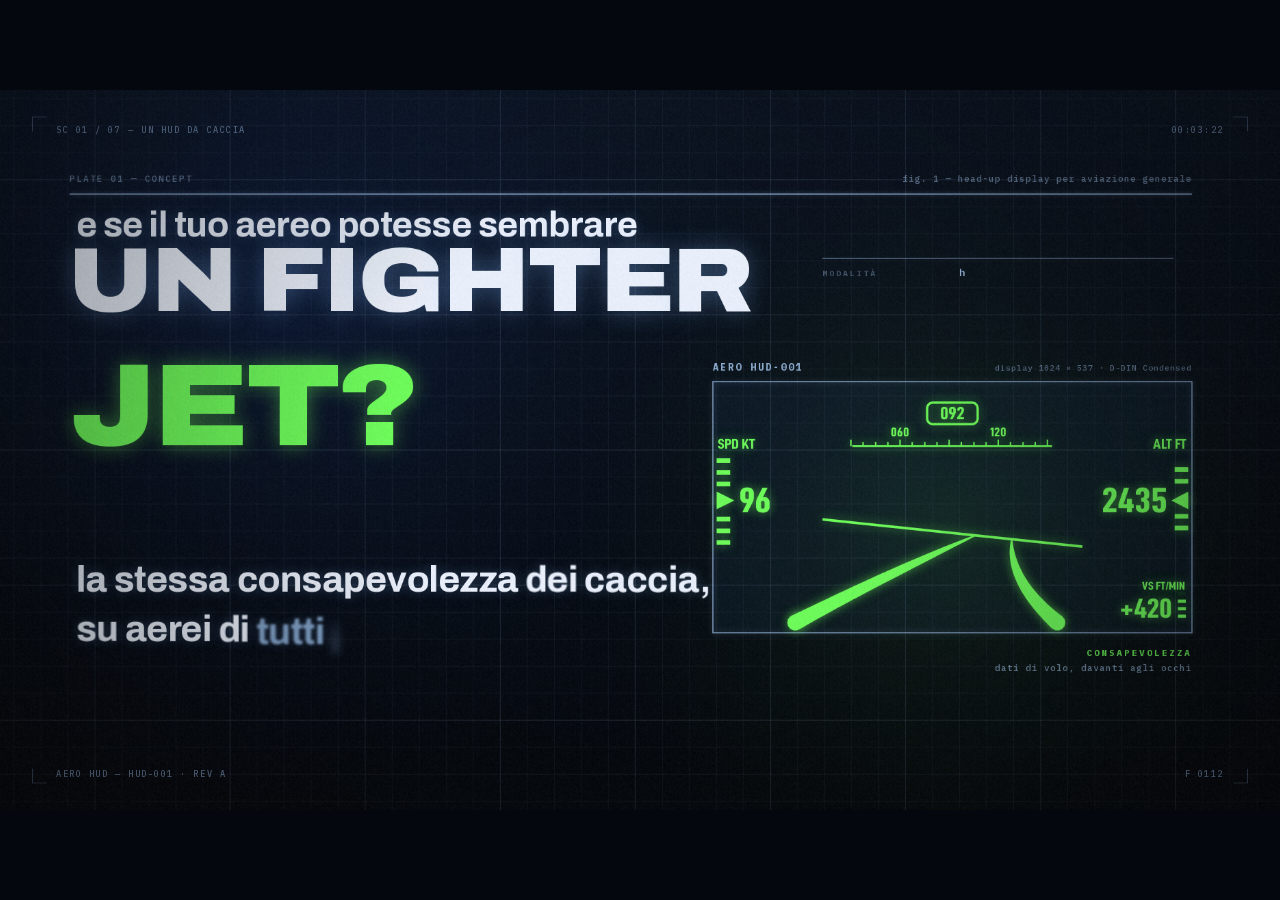
<file: aero/site/horizontal.html>
<!doctype html>
<html lang="it">
<head>
<meta charset="utf-8">
<meta name="viewport" content="width=device-width, initial-scale=1">
<title>Aero — Rethinking flight (orizzontale)</title>
<link rel="preload" href="assets/fonts/Archivo-latin.woff2" as="font" type="font/woff2" crossorigin>
<link rel="preload" href="assets/fonts/IBMPlexMono-400.woff2" as="font" type="font/woff2" crossorigin>
<link rel="preload" href="assets/fonts/IBMPlexMono-500.woff2" as="font" type="font/woff2" crossorigin>
<link rel="preload" href="assets/fonts/IBMPlexMono-600.woff2" as="font" type="font/woff2" crossorigin>
<link rel="preload" href="assets/fonts/IBMPlexMono-700.woff2" as="font" type="font/woff2" crossorigin>
<link rel="preload" href="assets/fonts/D-DINCondensed-Bold.woff2" as="font" type="font/woff2" crossorigin>
<style>@font-face{font-family:Archivo;font-style:normal;font-weight:100 900;font-stretch:62% 125%;font-display:swap;src:url('assets/fonts/Archivo-latin.woff2') format('woff2')}
@font-face{font-family:"IBM Plex Mono";font-style:normal;font-weight:400;font-display:swap;src:url('assets/fonts/IBMPlexMono-400.woff2') format('woff2')}
@font-face{font-family:"IBM Plex Mono";font-style:normal;font-weight:500;font-display:swap;src:url('assets/fonts/IBMPlexMono-500.woff2') format('woff2')}
@font-face{font-family:"IBM Plex Mono";font-style:normal;font-weight:600;font-display:swap;src:url('assets/fonts/IBMPlexMono-600.woff2') format('woff2')}
@font-face{font-family:"IBM Plex Mono";font-style:normal;font-weight:700;font-display:swap;src:url('assets/fonts/IBMPlexMono-700.woff2') format('woff2')}
@font-face{font-family:DDIN;font-display:swap;src:url('assets/fonts/D-DINCondensed-Bold.woff2') format('woff2')}


:root{
  --bg:#050a14; --ink:#eef4ff; --blue:#a6d0ff; --orange:#6eff5a; --peach:#f3a072; --navy:#04101f;
  --mono:"IBM Plex Mono",ui-monospace,monospace; --sans:"Archivo",system-ui,sans-serif;
}
*{box-sizing:border-box}
html,body{margin:0;height:100%;background:#04070d;overflow:hidden;color:var(--ink)}
#wrap{position:fixed;inset:0;display:flex;align-items:center;justify-content:center}
#stage{position:relative;width:1920px;height:1080px;flex:none;overflow:hidden;background:var(--bg);transform-origin:50% 50%}
#stage canvas{position:absolute;left:0;top:0;width:1920px;height:1080px}
#cam{position:absolute;inset:0;transform-origin:50% 50%}
.scene{position:absolute;inset:0;display:none}
.grp{position:absolute;inset:0}
.abs{position:absolute;white-space:nowrap}
.big{font-family:var(--sans);font-weight:900;font-stretch:115%;line-height:.86;letter-spacing:-.015em;color:var(--ink);text-shadow:0 0 36px rgba(130,185,255,.35)}
.kick{font-family:var(--sans);font-weight:700;font-stretch:100%;font-size:52px;letter-spacing:-.01em;color:var(--ink);text-shadow:0 0 18px rgba(130,185,255,.3)}
.stroke{font-family:var(--sans);font-weight:800;color:transparent;-webkit-text-stroke:2px var(--blue);text-shadow:none;filter:drop-shadow(0 0 8px rgba(120,180,255,.45))}
.stroke.heavy{font-weight:900;font-stretch:100%;line-height:.9;-webkit-text-stroke:2.5px var(--blue)}
.ostroke{-webkit-text-stroke-color:var(--orange)}
.o{color:var(--orange);text-shadow:0 0 30px rgba(110,255,90,.45)}
.b{color:var(--blue)}
.ch,.wd{display:inline-block;will-change:transform,opacity}
.num{font-variant-numeric:tabular-nums}
.ulwrap{position:relative;display:inline-block}
.ul{position:absolute;left:0;right:0;bottom:-16px;height:7px;background:linear-gradient(90deg,rgba(110,255,90,.35),#6eff5a 55%,#d9ffd0);box-shadow:0 0 18px rgba(110,255,90,.85);transform-origin:0 50%;transform:scaleX(0)}

/* scene 4 — prompt panel */
.persp{position:absolute;inset:0;perspective:1500px;perspective-origin:30% 45%}
.panel{position:absolute;left:130px;top:330px;width:1180px;height:330px;border:1.5px solid rgba(190,220,255,.75);
  box-shadow:0 0 26px rgba(120,180,255,.22),inset 0 0 50px rgba(120,180,255,.06);background:rgba(8,18,36,.55);transform-origin:0 50%}
.chev{position:absolute;left:36px;top:44px;font:500 42px/66px var(--mono);color:var(--blue)}
.ptext{position:absolute;left:84px;top:44px;font:500 42px/66px var(--mono);color:#e6efff;white-space:pre;text-shadow:0 0 14px rgba(140,190,255,.45)}
.cur{display:inline-block;width:.5em;height:1em;background:var(--orange);vertical-align:-.14em;box-shadow:0 0 14px var(--orange)}
.hl{color:var(--orange);text-decoration:underline;text-underline-offset:12px;text-decoration-thickness:2px;text-shadow:0 0 16px rgba(110,255,90,.6)}
.pop{position:absolute;width:380px;border:1px solid rgba(190,220,255,.6);background:rgba(6,14,30,.9);font:500 15px/1 var(--mono);color:#cfe2ff;padding:11px 13px 7px;box-shadow:0 0 20px rgba(100,160,255,.2)}
.pop .hd{display:flex;justify-content:space-between;opacity:.65;margin-bottom:10px;font-size:13px}
.pop .row{display:grid;grid-template-columns:130px 1fr 46px;align-items:center;gap:10px;height:25px}
.pop .bar{height:6px;background:rgba(160,205,255,.18)}
.pop .bar i{display:block;height:100%;background:#cfe2ff}
.pop .row.top{color:var(--orange)}
.pop .row.top .bar i{background:var(--orange);box-shadow:0 0 8px var(--orange)}
.pop .row span:last-child{text-align:right}
.pfoot{position:absolute;left:24px;bottom:16px;right:24px;display:flex;justify-content:space-between;font:600 13px var(--mono);letter-spacing:.12em;color:rgba(190,220,255,.7)}
.enter{position:absolute;right:30px;top:120px;width:56px;height:56px;border:1.5px solid rgba(190,220,255,.7);display:flex;align-items:center;justify-content:center;font:500 26px var(--mono);color:var(--blue)}

/* flash beats */
#flash{position:absolute;inset:0;display:none;align-items:center;justify-content:center;
  background:radial-gradient(ellipse at 50% 45%,#a9d4ff 0%,#4ea8ff 45%,#2f7fe0 100%)}
#flash .w{font-family:var(--sans);font-weight:900;font-stretch:100%;letter-spacing:-.02em;line-height:1;color:var(--navy);white-space:nowrap}
#flash .t{position:absolute;font:600 14px var(--mono);letter-spacing:.14em;color:rgba(27,28,63,.45)}

/* HUD */
#hud{position:absolute;inset:0;pointer-events:none}
#hud .h{position:absolute;font:500 13px var(--mono);letter-spacing:.14em;color:rgba(170,205,255,.55);text-transform:uppercase}
#hud .reg{position:absolute;width:22px;height:22px;border-color:rgba(170,205,255,.45);border-style:solid;border-width:0}

/* preview controls */
#ctl{position:fixed;left:50%;bottom:16px;transform:translateX(-50%);display:flex;gap:12px;align-items:center;padding:8px 14px;
  background:rgba(10,16,28,.85);border:1px solid rgba(170,205,255,.25);border-radius:10px;font:500 13px var(--mono);color:#cfe2ff;transition:opacity .3s;z-index:9}
#ctl button{background:none;border:1px solid rgba(170,205,255,.4);color:#cfe2ff;font:inherit;padding:4px 10px;border-radius:6px;cursor:pointer}
#ctl input{width:min(52vw,640px);accent-color:#6eff5a}
#ctl.hide{opacity:0}
body.render #ctl{display:none}

.g{color:var(--orange);text-shadow:0 0 30px rgba(110,255,90,.45)}
.row{position:absolute;left:0;right:0}
.ttl{font-family:var(--sans);font-weight:900;font-stretch:112%;letter-spacing:-.01em;line-height:.9;white-space:nowrap;color:var(--ink);text-shadow:0 0 28px rgba(130,185,255,.3)}
.dsc{font:500 24px/1 var(--mono);color:rgba(190,220,255,.78);letter-spacing:.02em;white-space:nowrap}
.idx{font:600 20px/1 var(--mono);letter-spacing:.2em;color:rgba(110,255,90,.9)}
</style>
</head>
<body>
<div id="wrap"><div id="stage">
  <canvas id="grid"></canvas>
  <div id="cam">
    <canvas id="draw"></canvas>

    <div class="scene" id="s1">
      <div class="abs kick" id="s1k" style="left:150px;top:182px">e se il tuo aereo potesse sembrare</div>
      <div class="abs big" id="s1a" data-fit="1000" style="left:138px;top:236px;font-size:170px">UN FIGHTER</div>
      <div class="abs big g" id="s1b" data-fit="900" style="left:142px;top:404px;font-size:170px">JET?</div>
      <div class="abs kick" id="s1c" style="left:150px;top:700px;font-size:54px">la stessa consapevolezza dei caccia,</div>
      <div class="abs kick" id="s1d" style="left:150px;top:772px;font-size:54px">su aerei di <span class="b">tutti i giorni</span></div>
    </div>

    <div class="scene" id="s2">
      <div class="grp" id="s2A">
        <div class="abs kick" id="s2k" style="left:150px;top:118px">negli aerei leggeri lo sguardo è</div>
        <div class="abs big" id="s2a" data-fit="1500" style="left:142px;top:174px;font-size:150px">SUL PANNELLO</div>
      </div>
      <div class="grp" id="s2B">
        <div class="abs kick" id="s2k2" style="left:150px;top:118px">con AERO resta</div>
        <div class="abs big g" id="s2b" data-fit="1600" style="left:142px;top:174px;font-size:150px">SULL'ORIZZONTE</div>
      </div>
    </div>

    <div class="scene" id="s3">
      <div class="abs kick" id="s3k" style="left:150px;top:126px">un'unità standalone,</div>
      <div class="abs big" id="s3a" data-fit="1000" style="left:142px;top:184px;font-size:170px">PLUG &amp; PLAY</div>
      <div class="abs stroke" id="s3b" style="left:150px;top:372px;font-size:60px">con sensori e GPS dedicati</div>
    </div>

    <div class="scene" id="s4">
      <div class="abs kick" id="s4k" style="left:150px;top:112px">ciò che ti serve,</div>
      <div class="abs big" id="s4a" data-fit="1500" style="left:142px;top:168px;font-size:130px">QUANDO TI SERVE</div>
      <div class="abs stroke" id="s4b" style="left:150px;top:316px;font-size:60px">dove vuoi tu</div>
    </div>

    <div class="scene" id="s5">
      <div class="abs kick" id="s5k" style="left:150px;top:112px">pianifichi nell'app,</div>
      <div class="abs big" id="s5a" data-fit="1600" style="left:142px;top:168px;font-size:120px">VOLI SENZA PENSIERI</div>
      <div class="abs stroke" id="s5b" style="left:150px;top:304px;font-size:56px">come CarPlay, per il tuo aereo</div>
    </div>

    <div class="scene" id="s6">
      <div id="s6rows"></div>
    </div>

    <div class="scene" id="s7">
      <div class="abs big" id="s7a" data-fit="1000" style="left:132px;top:330px;font-size:300px;letter-spacing:.06em">AERO</div>
      <div class="abs stroke" id="s7b" data-fit="1000" style="left:150px;top:640px;font-size:84px">rethinking flight</div>
      <div class="abs kick" id="s7k" style="left:152px;top:250px">AeroHUD</div>
    </div>

    <canvas id="over"></canvas>
  </div>

  <div id="flash"><div class="t" style="left:84px;top:60px" id="flTag">PLATE 00</div><div class="w" id="flWord"></div><div class="t" style="right:84px;bottom:56px">0.12</div></div>

  <div id="hud">
    <div class="reg" style="left:48px;top:40px;border-left-width:1.5px;border-top-width:1.5px"></div>
    <div class="reg" style="right:48px;top:40px;border-right-width:1.5px;border-top-width:1.5px"></div>
    <div class="reg" style="left:48px;bottom:40px;border-left-width:1.5px;border-bottom-width:1.5px"></div>
    <div class="reg" style="right:48px;bottom:40px;border-right-width:1.5px;border-bottom-width:1.5px"></div>
    <div class="h" id="hudScene" style="left:84px;top:52px">SC 01</div>
    <div class="h" id="hudTime" style="right:84px;top:52px">00:00:00</div>
    <div class="h" style="left:84px;bottom:46px">aero hud — hud-001 · rev a</div>
    <div class="h" id="hudFrame" style="right:84px;bottom:46px">F 0000</div>
  </div>

  <canvas id="fx"></canvas>
</div></div>

<div id="ctl">
  <button id="bPlay">❚❚</button>
  <input id="scrub" type="range" min="0" max="1" step="0.001" value="0">
  <span id="tLabel">0.00</span>
</div>

<script>
const SCENES = [
  { id:'s1', name:'un HUD da caccia',     dur:5.4 },
  { id:'s2', name:'head-down vs head-up', dur:6.8 },
  { id:'s3', name:'plug & play',          dur:6.6 },
  { id:'s4', name:'il display',           dur:6.0 },
  { id:'s5', name:'app + navigazione',    dur:6.8 },
  { id:'s6', name:'progettato per te',    dur:5.8 },
  { id:'s7', name:'rethinking flight',    dur:5.6 },
];
const BEATS = [
  { scene:'s2', at:3.40, dur:.80, text:'HEAD-UP' },
  { scene:'s6', at:0.00, dur:1.00, text:'PROGETTATO PER TE' },
];
const FPS_LABEL = 30;

const W=1920, H=1080;
const qs=new URLSearchParams(location.search);
const RENDER=qs.has('render');
if(RENDER) document.body.classList.add('render');
const $=id=>document.getElementById(id);
const clamp=(x,a=0,b=1)=>x<a?a:x>b?b:x;
const lerp=(a,b,t)=>a+(b-a)*t;
const prog=(t,a,b)=>clamp((t-a)/(b-a));
const sstep=t=>t*t*(3-2*t);
const frac=x=>x-Math.floor(x);
const pad=(n,l=2)=>String(n).padStart(l,'0');
const rnd=n=>frac(Math.sin(n*127.1+311.7)*43758.5453);
const E={
  outExpo:t=>t>=1?1:1-Math.pow(2,-10*t),
  outCubic:t=>1-Math.pow(1-t,3),
  inCubic:t=>t*t*t,
  inOutCubic:t=>t<.5?4*t*t*t:1-Math.pow(-2*t+2,3)/2,
  outBack:t=>{const c1=1.70158,c3=c1+1;return 1+c3*Math.pow(t-1,3)+c1*Math.pow(t-1,2)},
};
const BL=a=>`rgba(175,212,255,${a})`;
const OR=a=>`rgba(110,255,90,${a})`;
const INK='#eef4ff', ORANGE='#6eff5a';

let t0acc=0;
SCENES.forEach(s=>{ s.start=t0acc; t0acc+=s.dur; });
const TOTAL=t0acc;
BEATS.forEach(b=>{ b.t=SCENES.find(s=>s.id===b.scene).start+b.at; });
window.TOTAL=TOTAL;

/* ---------- canvases ---------- */
const gcv=$('grid'), dcv=$('draw'), ocv=$('over'), fcv=$('fx');
[gcv,dcv,ocv,fcv].forEach(c=>{c.width=W;c.height=H});
const g=gcv.getContext('2d'), d=dcv.getContext('2d'), o=ocv.getContext('2d'), f=fcv.getContext('2d');

/* ---------- drawing helpers ---------- */
function glowOn(c,col,b){c.shadowColor=col;c.shadowBlur=b}
function glowOff(c){c.shadowBlur=0;c.shadowColor='transparent'}
function line(c,x1,y1,x2,y2,p=1){ if(p<=0)return; c.beginPath(); c.moveTo(x1,y1); c.lineTo(x1+(x2-x1)*p,y1+(y2-y1)*p); c.stroke(); }
function traceRect(c,x,y,w,h,p){
  if(p<=0)return; if(p>=1){c.strokeRect(x,y,w,h);return}
  let dd=p*2*(w+h); c.beginPath(); c.moveTo(x,y);
  let cx=x,cy=y;
  for(const [nx,ny] of [[x+w,y],[x+w,y+h],[x,y+h],[x,y]]){
    const len=Math.hypot(nx-cx,ny-cy);
    if(dd>=len){c.lineTo(nx,ny);dd-=len;cx=nx;cy=ny}
    else{const k=dd/len;c.lineTo(cx+(nx-cx)*k,cy+(ny-cy)*k);break}
  }
  c.stroke();
}
function mono(c,str,x,y,size=14,col=BL(.7),align='left',weight=500,ls=0){
  c.font=`${weight} ${size}px "IBM Plex Mono"`; c.fillStyle=col; c.textAlign=align; c.textBaseline='alphabetic';
  c.letterSpacing=ls+'px'; c.fillText(str,x,y); c.letterSpacing='0px';
}
function sans(c,str,x,y,size,col,align='left',weight=900,stretch='normal'){
  c.font=`${weight} ${size}px Archivo`; c.fontStretch=stretch; c.fillStyle=col; c.textAlign=align; c.textBaseline='alphabetic';
  c.fillText(str,x,y); c.fontStretch='normal';
}
const typed=(s,p)=>s.slice(0,Math.floor(s.length*clamp(p)));
function bez(P,t){const u=1-t;return [0,1].map(i=>u*u*u*P[0][i]+3*u*u*t*P[1][i]+3*u*t*t*P[2][i]+t*t*t*P[3][i])}
function bezPartial(c,P,p){ if(p<=0)return; c.beginPath(); const n=60; for(let i=0;i<=n;i++){const q=bez(P,p*i/n); i?c.lineTo(q[0],q[1]):c.moveTo(q[0],q[1])} c.stroke(); }
function polyPartial(c,pts,head){ // head = float index along pts
  if(head<=0) return pts[0];
  const n=Math.min(Math.floor(head),pts.length-1); c.beginPath(); c.moveTo(pts[0][0],pts[0][1]);
  for(let i=1;i<=n;i++) c.lineTo(pts[i][0],pts[i][1]);
  let hp=pts[n];
  if(n<pts.length-1){const k=head-n; hp=[lerp(pts[n][0],pts[n+1][0],k),lerp(pts[n][1],pts[n+1][1],k)]; c.lineTo(hp[0],hp[1])}
  c.stroke(); return hp;
}
function dot(c,x,y,r,col){c.fillStyle=col;c.beginPath();c.arc(x,y,r,0,Math.PI*2);c.fill()}
function flare(c,x,y,s=1,a=1){
  if(a<=0.01)return;
  c.save(); c.globalCompositeOperation='lighter';
  let rg=c.createRadialGradient(x,y,0,x,y,70*s);
  rg.addColorStop(0,`rgba(255,255,255,${a})`); rg.addColorStop(.12,`rgba(210,255,225,${.7*a})`); rg.addColorStop(1,'rgba(110,255,90,0)');
  c.fillStyle=rg; c.fillRect(x-70*s,y-70*s,140*s,140*s);
  c.translate(x,y); c.scale(1,.03);
  rg=c.createRadialGradient(0,0,0,0,0,300*s); rg.addColorStop(0,`rgba(235,255,240,${.9*a})`); rg.addColorStop(1,'rgba(110,255,90,0)');
  c.fillStyle=rg; c.fillRect(-300*s,-300*s,600*s,600*s);
  c.restore();
}

/* ---------- tiny 3D ---------- */
const sub=(a,b)=>[a[0]-b[0],a[1]-b[1],a[2]-b[2]];
const dot3=(a,b)=>a[0]*b[0]+a[1]*b[1]+a[2]*b[2];
const cross=(a,b)=>[a[1]*b[2]-a[2]*b[1],a[2]*b[0]-a[0]*b[2],a[0]*b[1]-a[1]*b[0]];
const norm=a=>{const l=Math.hypot(...a);return [a[0]/l,a[1]/l,a[2]/l]};
function mkCam(pos,target,fl=1000,cx=960,cy=540){
  const fw=norm(sub(target,pos)), rt=norm(cross([0,1,0],fw)), up=cross(fw,rt);
  return {pos,fw,rt,up,f:fl,cx,cy};
}
const toCam=(c,p)=>{const q=sub(p,c.pos);return [dot3(q,c.rt),dot3(q,c.up),dot3(q,c.fw)]};
const pj=(c,q)=>[c.cx+q[0]*c.f/q[2],c.cy-q[1]*c.f/q[2]];
function P3(c,p){const q=toCam(c,p);return q[2]>.05?pj(c,q):null}
function seg3(ctx,c,a,b){
  let A=toCam(c,a),B=toCam(c,b); const n=.05;
  if(A[2]<n&&B[2]<n) return false;
  if(A[2]<n){const k=(n-A[2])/(B[2]-A[2]);A=[lerp(A[0],B[0],k),lerp(A[1],B[1],k),n]}
  else if(B[2]<n){const k=(n-B[2])/(A[2]-B[2]);B=[lerp(B[0],A[0],k),lerp(B[1],A[1],k),n]}
  const pa=pj(c,A),pb=pj(c,B); ctx.moveTo(pa[0],pa[1]); ctx.lineTo(pb[0],pb[1]); return true;
}
function floor3(ctx,c,{x0,x1,z0,z1,step=2,y=0,alpha=.5,fog=40,origin=null}){
  ctx.lineWidth=1.2; const pieces=12;
  const ref=origin||c.pos;
  const A=(x,z)=>alpha*clamp(1-Math.hypot(x-ref[0],z-ref[2])/fog);
  for(let x=Math.ceil(x0/step)*step;x<=x1;x+=step) for(let i=0;i<pieces;i++){
    const za=lerp(z0,z1,i/pieces), zb=lerp(z0,z1,(i+1)/pieces), a=A(x,(za+zb)/2); if(a<.01) continue;
    ctx.strokeStyle=BL(a); ctx.beginPath(); if(seg3(ctx,c,[x,y,za],[x,y,zb])) ctx.stroke();
  }
  for(let z=Math.ceil(z0/step)*step;z<=z1;z+=step) for(let i=0;i<pieces;i++){
    const xa=lerp(x0,x1,i/pieces), xb=lerp(x0,x1,(i+1)/pieces), a=A((xa+xb)/2,z); if(a<.01) continue;
    ctx.strokeStyle=BL(a); ctx.beginPath(); if(seg3(ctx,c,[xa,y,z],[xb,y,z])) ctx.stroke();
  }
}
const rotY=(p,a)=>{const c=Math.cos(a),s=Math.sin(a);return [p[0]*c+p[2]*s,p[1],-p[0]*s+p[2]*c]};
const rotX=(p,a)=>{const c=Math.cos(a),s=Math.sin(a);return [p[0],p[1]*c-p[2]*s,p[1]*s+p[2]*c]};
const CUBE={v:[[-1,-1,-1],[1,-1,-1],[1,1,-1],[-1,1,-1],[-1,-1,1],[1,-1,1],[1,1,1],[-1,1,1]],e:[[0,1],[1,2],[2,3],[3,0],[4,5],[5,6],[6,7],[7,4],[0,4],[1,5],[2,6],[3,7]]};
const OCTA={v:[[1,0,0],[-1,0,0],[0,1.3,0],[0,-1.3,0],[0,0,1],[0,0,-1]],e:[[0,2],[0,3],[0,4],[0,5],[1,2],[1,3],[1,4],[1,5],[2,4],[4,3],[3,5],[5,2]]};
function wire(ctx,c,M,xf){ctx.beginPath();for(const [i,j] of M.e) seg3(ctx,c,xf(M.v[i]),xf(M.v[j]));ctx.stroke()}

/* ---------- DOM text helpers ---------- */
function prepChars(el){
  const out=[];
  (function walk(node){
    [...node.childNodes].forEach(n=>{
      if(n.nodeType===3){
        const fr=document.createDocumentFragment();
        for(const ch of n.textContent){const s=document.createElement('span');s.className='ch';s.textContent=ch===' '?' ':ch;fr.appendChild(s);out.push(s)}
        n.replaceWith(fr);
      } else if(n.nodeType===1 && n.tagName!=='I') walk(n);
    });
  })(el);
  return out;
}
function prepWords(el){
  const out=[];
  (function walk(node){
    [...node.childNodes].forEach(n=>{
      if(n.nodeType===3){
        const fr=document.createDocumentFragment();
        n.textContent.split(/(\s+)/).forEach(w=>{
          if(!w) return;
          if(/^\s+$/.test(w)){fr.appendChild(document.createTextNode(w));return}
          const s=document.createElement('span');s.className='wd';s.textContent=w;fr.appendChild(s);out.push(s);
        });
        n.replaceWith(fr);
      } else if(n.nodeType===1) walk(n);
    });
  })(el);
  return out;
}
function animChars(chs,lt,t0,stg,dur,dist=70){
  for(let i=0;i<chs.length;i++){
    const c=chs[i], p=prog(lt,t0+i*stg,t0+i*stg+dur), e=E.outExpo(p);
    c.style.opacity=clamp(p*2.5);
    c.style.transform=p>=1?'none':`translate3d(0,${(1-e)*dist}%,0) scale(${lerp(1.2,1,e)})`;
    c.style.filter=p>=1?'none':`blur(${(1-e)*12}px)`;
  }
}
const animWords=animChars;
function fadeUp(el,lt,t0,dur=.6,dist=40){
  const p=prog(lt,t0,t0+dur), e=E.outExpo(p);
  el.style.opacity=clamp(p*2.5);
  el.style.transform=p>=1?'none':`translate3d(0,${(1-e)*dist}px,0)`;
  el.style.filter=p>=1?'none':`blur(${(1-e)*10}px)`;
}
function exitFx(el,lt,t0,dur=.35){
  const p=E.inCubic(prog(lt,t0,t0+dur));
  if(p<=0){el.style.opacity='';el.style.transform='';el.style.filter='';return}
  el.style.opacity=1-p; el.style.transform=`translate3d(0,${-p*40}px,0) scale(${1-p*.04})`; el.style.filter=`blur(${p*14}px)`;
}
function glitch(lt,t0,t1,amt=10){const p=prog(lt,t0,t1);if(p<=0||p>=1)return 0;return (1-p)*amt*(.35+.65*rnd(Math.floor(lt*30)))}
function chroma(el,a){el.style.textShadow=a>.05?`${-a}px 0 rgba(255,50,90,.6), ${a}px 0 rgba(40,200,255,.6), 0 0 36px rgba(130,185,255,.35)`:''}
function box(el){let x=0,y=0,n=el;while(n&&n.id!=='stage'){x+=n.offsetLeft;y+=n.offsetTop;n=n.offsetParent}return {x,y,w:el.offsetWidth,h:el.offsetHeight}}
function fit(el,maxW){const w=el.offsetWidth;if(w>maxW){const fs=parseFloat(getComputedStyle(el).fontSize);el.style.fontSize=(fs*maxW/w)+'px'}}
function numHTML(n){const s=String(n).padStart(3,'0');let i=0;while(i<2&&s[i]==='0')i++;return `<span style="opacity:.16">${s.slice(0,i)}</span>${s.slice(i)}`}


const CAD={"scale":0.01,"size_mm":{"L":175.0,"D":106.52,"H":32.6},"hinge":{"Z":0.482,"Y":0.2828,"r":0.0444,"rIn":0.023,"knuckles":[[-0.875,-0.505],[-0.29,0.28],[0.495,0.875]],"gaps":[[-0.505,-0.29],[0.28,0.495]]},"glass":{"w":1.53,"h":0.867,"t":0.02,"tab":0.17},"segs":[0.2845,0.245,0.4801,0.2845,0.245,0.4816,0.2845,0.245,0.4801,0.2845,0.2451,0.4786,-0.2945,0.245,0.4816,-0.2945,0.245,0.4801,0.2845,0.2451,0.4786,0.2845,0.2453,0.4771,-0.2945,0.245,0.4801,-0.2945,0.2451,0.4786,0.2845,0.2453,0.4771,0.2845,0.2456,0.4756,-0.2945,0.2451,0.4786,-0.2945,0.2453,0.4771,0.2845,0.2456,0.4756,0.2845,0.2459,0.4742,-0.2945,0.2453,0.4771,-0.2945,0.2456,0.4756,0.2845,0.2459,0.4742,0.2845,0.2463,0.4728,-0.2945,0.2456,0.4756,-0.2945,0.2459,0.4742,0.2845,0.2463,0.4728,0.2845,0.2468,0.4713,-0.2945,0.2459,0.4742,-0.2945,0.2463,0.4728,0.2845,0.2468,0.4713,0.2845,0.2474,0.4699,-0.2945,0.2463,0.4728,-0.2945,0.2468,0.4713,0.2845,0.2474,0.4699,0.2845,0.248,0.4686,-0.2945,0.2468,0.4713,-0.2945,0.2474,0.4699,0.2845,0.248,0.4686,0.2845,0.2487,0.4672,-0.2945,0.2474,0.4699,-0.2945,0.248,0.4686,0.2845,0.2487,0.4672,0.2845,0.2494,0.4659,-0.2945,0.248,0.4686,-0.2945,0.2487,0.4672,0.2845,0.2494,0.4659,0.2845,0.2502,0.4647,-0.2945,0.2487,0.4672,-0.2945,0.2494,0.4659,0.2845,0.2502,0.4647,0.2845,0.2511,0.4635,-0.2945,0.2494,0.4659,-0.2945,0.2502,0.4647,0.2845,0.2511,0.4635,0.2845,0.252,0.4623,-0.2945,0.2502,0.4647,-0.2945,0.2511,0.4635,0.2845,0.252,0.4623,0.2845,0.253,0.4612,-0.2945,0.2511,0.4635,-0.2945,0.252,0.4623,0.2845,0.253,0.4612,0.2845,0.2541,0.4601,-0.2945,0.252,0.4623,-0.2945,0.253,0.4612,0.2845,0.2541,0.4601,0.2845,0.2551,0.4591,-0.2945,0.253,0.4612,-0.2945,0.2541,0.4601,0.2845,0.2551,0.4591,0.2845,0.2563,0.4581,-0.2945,0.2541,0.4601,-0.2945,0.2551,0.4591,0.2845,0.2563,0.4581,0.2845,0.2575,0.4572,-0.2945,0.2551,0.4591,-0.2945,0.2563,0.4581,0.2845,0.2575,0.4572,0.2845,0.2587,0.4564,-0.2945,0.2563,0.4581,-0.2945,0.2575,0.4572,0.2845,0.2587,0.4564,0.2845,0.26,0.4556,-0.2945,0.2575,0.4572,-0.2945,0.2587,0.4564,0.2845,0.26,0.4556,0.2845,0.2613,0.4549,-0.2945,0.2587,0.4564,-0.2945,0.26,0.4556,0.2845,0.2613,0.4549,0.2845,0.2627,0.4542,-0.2945,0.26,0.4556,-0.2945,0.2613,0.4549,0.2845,0.2627,0.4542,0.2845,0.264,0.4537,-0.2945,0.2613,0.4549,-0.2945,0.2627,0.4542,0.2845,0.264,0.4537,0.2845,0.2654,0.4532,-0.2945,0.2627,0.4542,-0.2945,0.264,0.4537,0.2845,0.2654,0.4532,0.2845,0.2669,0.4527,-0.2945,0.264,0.4537,-0.2945,0.2654,0.4532,0.2845,0.2669,0.4527,0.2845,0.2683,0.4523,-0.2945,0.2654,0.4532,-0.2945,0.2669,0.4527,0.2845,0.2683,0.4523,0.2845,0.2698,0.452,-0.2945,0.2669,0.4527,-0.2945,0.2683,0.4523,0.2845,0.2698,0.452,0.2845,0.2713,0.4518,-0.2945,0.2683,0.4523,-0.2945,0.2698,0.452,0.2845,0.2713,0.4518,0.2845,0.2728,0.4517,-0.2945,0.2698,0.452,-0.2945,0.2713,0.4518,0.2845,0.2728,0.4517,0.2845,0.2743,0.4516,-0.2945,0.2713,0.4518,-0.2945,0.2728,0.4517,0.2845,0.2743,0.4516,0.2845,0.2757,0.4516,-0.2945,0.2728,0.4517,-0.2945,0.2743,0.4516,0.2845,0.2757,0.4516,0.2845,0.2772,0.4517,-0.2945,0.2743,0.4516,-0.2945,0.2757,0.4516,0.2845,0.2772,0.4517,0.2845,0.2787,0.4518,-0.2945,0.2757,0.4516,-0.2945,0.2772,0.4517,0.2845,0.2787,0.4518,0.2845,0.2802,0.452,-0.2945,0.2772,0.4517,-0.2945,0.2787,0.4518,0.2845,0.2802,0.452,0.2845,0.2817,0.4523,-0.2945,0.2787,0.4518,-0.2945,0.2802,0.452,0.2845,0.2817,0.4523,0.2845,0.2831,0.4527,-0.2945,0.2802,0.452,-0.2945,0.2817,0.4523,0.2845,0.2831,0.4527,0.2845,0.2846,0.4532,-0.2945,0.2817,0.4523,-0.2945,0.2831,0.4527,0.2845,0.2846,0.4532,0.2845,0.286,0.4537,-0.2945,0.2831,0.4527,-0.2945,0.2846,0.4532,0.2845,0.286,0.4537,0.2845,0.2873,0.4542,-0.2945,0.2846,0.4532,-0.2945,0.286,0.4537,0.2845,0.2873,0.4542,0.2845,0.2887,0.4549,-0.2945,0.286,0.4537,-0.2945,0.2873,0.4542,0.2845,0.2887,0.4549,0.2845,0.29,0.4556,-0.2945,0.2873,0.4542,-0.2945,0.2887,0.4549,0.2845,0.29,0.4556,0.2845,0.2913,0.4564,-0.2945,0.2887,0.4549,-0.2945,0.29,0.4556,0.2845,0.2913,0.4564,0.2845,0.2925,0.4572,-0.2945,0.29,0.4556,-0.2945,0.2913,0.4564,0.2845,0.2925,0.4572,0.2845,0.2937,0.4581,-0.2945,0.2913,0.4564,-0.2945,0.2925,0.4572,0.2845,0.2937,0.4581,0.2845,0.2949,0.4591,-0.2945,0.2925,0.4572,-0.2945,0.2937,0.4581,0.2845,0.2949,0.4591,0.2845,0.2959,0.4601,-0.2945,0.2937,0.4581,-0.2945,0.2949,0.4591,0.2845,0.2959,0.4601,0.2845,0.297,0.4612,-0.2945,0.2949,0.4591,-0.2945,0.2959,0.4601,0.2845,0.297,0.4612,0.2845,0.298,0.4623,-0.2945,0.2959,0.4601,-0.2945,0.297,0.4612,0.2845,0.298,0.4623,0.2845,0.2989,0.4635,-0.2945,0.297,0.4612,-0.2945,0.298,0.4623,0.2845,0.2989,0.4635,0.2845,0.2998,0.4647,-0.2945,0.298,0.4623,-0.2945,0.2989,0.4635,0.2845,0.2998,0.4647,0.2845,0.3006,0.4659,-0.2945,0.2989,0.4635,-0.2945,0.2998,0.4647,0.2845,0.3006,0.4659,0.2845,0.3013,0.4672,-0.2945,0.2998,0.4647,-0.2945,0.3006,0.4659,0.2845,0.3013,0.4672,0.2845,0.302,0.4686,-0.2945,0.3006,0.4659,-0.2945,0.3013,0.4672,0.2845,0.302,0.4686,0.2845,0.3026,0.4699,-0.2945,0.3013,0.4672,-0.2945,0.302,0.4686,0.2845,0.3026,0.4699,0.2845,0.3032,0.4713,-0.2945,0.302,0.4686,-0.2945,0.3026,0.4699,0.2845,0.3032,0.4713,0.2845,0.3037,0.4728,-0.2945,0.3026,0.4699,-0.2945,0.3032,0.4713,0.2845,0.3037,0.4728,0.2845,0.3041,0.4742,-0.2945,0.3032,0.4713,-0.2945,0.3037,0.4728,0.2845,0.3041,0.4742,0.2845,0.3044,0.4756,-0.2945,0.3037,0.4728,-0.2945,0.3041,0.4742,0.2845,0.3044,0.4756,0.2845,0.3047,0.4771,-0.2945,0.3041,0.4742,-0.2945,0.3044,0.4756,0.2845,0.3047,0.4771,0.2845,0.3049,0.4786,-0.2945,0.3044,0.4756,-0.2945,0.3047,0.4771,0.2845,0.3049,0.4786,0.2845,0.305,0.4801,-0.2945,0.3047,0.4771,-0.2945,0.3049,0.4786,0.2845,0.305,0.4801,0.2845,0.305,0.4816,-0.2945,0.3049,0.4786,-0.2945,0.305,0.4801,0.2845,0.305,0.4816,0.2845,0.305,0.4831,-0.2945,0.305,0.4801,-0.2945,0.305,0.4816,0.2845,0.305,0.4831,0.2845,0.3049,0.4846,-0.2945,0.305,0.4816,-0.2945,0.305,0.4831,0.2845,0.3049,0.4846,0.2845,0.3047,0.4861,-0.2945,0.305,0.4831,-0.2945,0.3049,0.4846,0.2845,0.3047,0.4861,0.2845,0.3044,0.4875,-0.2945,0.3049,0.4846,-0.2945,0.3047,0.4861,0.2845,0.3044,0.4875,0.2845,0.3041,0.489,-0.2945,0.3047,0.4861,-0.2945,0.3044,0.4875,0.2845,0.3041,0.489,0.2845,0.3037,0.4904,-0.2945,0.3044,0.4875,-0.2945,0.3041,0.489,0.2845,0.3037,0.4904,0.2845,0.3032,0.4919,-0.2945,0.3041,0.489,-0.2945,0.3037,0.4904,0.2845,0.3032,0.4919,0.2845,0.3026,0.4932,-0.2945,0.3037,0.4904,-0.2945,0.3032,0.4919,0.2845,0.3026,0.4932,0.2845,0.302,0.4946,-0.2945,0.3032,0.4919,-0.2945,0.3026,0.4932,0.2845,0.302,0.4946,0.2845,0.3013,0.4959,-0.2945,0.3026,0.4932,-0.2945,0.302,0.4946,0.2845,0.3013,0.4959,0.2845,0.3006,0.4972,-0.2945,0.302,0.4946,-0.2945,0.3013,0.4959,0.2845,0.3006,0.4972,0.2845,0.2998,0.4985,-0.2945,0.3013,0.4959,-0.2945,0.3006,0.4972,0.2845,0.2998,0.4985,0.2845,0.2989,0.4997,-0.2945,0.3006,0.4972,-0.2945,0.2998,0.4985,0.2845,0.2989,0.4997,0.2845,0.298,0.5009,-0.2945,0.2998,0.4985,-0.2945,0.2989,0.4997,0.2845,0.298,0.5009,0.2845,0.297,0.502,-0.2945,0.2989,0.4997,-0.2945,0.298,0.5009,0.2845,0.297,0.502,0.2845,0.2959,0.5031,-0.2945,0.298,0.5009,-0.2945,0.297,0.502,0.2845,0.2959,0.5031,0.2845,0.2949,0.5041,-0.2945,0.297,0.502,-0.2945,0.2959,0.5031,0.2845,0.2949,0.5041,0.2845,0.2937,0.505,-0.2945,0.2959,0.5031,-0.2945,0.2949,0.5041,0.2845,0.2937,0.505,0.2845,0.2925,0.506,-0.2945,0.2949,0.5041,-0.2945,0.2937,0.505,0.2845,0.2925,0.506,0.2845,0.2913,0.5068,-0.2945,0.2937,0.505,-0.2945,0.2925,0.506,0.2845,0.2913,0.5068,0.2845,0.29,0.5076,-0.2945,0.2925,0.506,-0.2945,0.2913,0.5068,0.2845,0.29,0.5076,0.2845,0.2887,0.5083,-0.2945,0.2913,0.5068,-0.2945,0.29,0.5076,0.2845,0.2887,0.5083,0.2845,0.2873,0.5089,-0.2945,0.29,0.5076,-0.2945,0.2887,0.5083,0.2845,0.2873,0.5089,0.2845,0.286,0.5095,-0.2945,0.2887,0.5083,-0.2945,0.2873,0.5089,0.2845,0.286,0.5095,0.2845,0.2846,0.51,-0.2945,0.2873,0.5089,-0.2945,0.286,0.5095,0.2845,0.2846,0.51,0.2845,0.2831,0.5105,-0.2945,0.286,0.5095,-0.2945,0.2846,0.51,0.2845,0.2831,0.5105,0.2845,0.2817,0.5108,-0.2945,0.2846,0.51,-0.2945,0.2831,0.5105,0.2845,0.2817,0.5108,0.2845,0.2802,0.5111,-0.2945,0.2831,0.5105,-0.2945,0.2817,0.5108,0.2845,0.2802,0.5111,0.2845,0.2787,0.5114,-0.2945,0.2817,0.5108,-0.2945,0.2802,0.5111,0.2845,0.2787,0.5114,0.2845,0.2772,0.5115,-0.2945,0.2802,0.5111,-0.2945,0.2787,0.5114,0.2845,0.2772,0.5115,0.2845,0.2757,0.5116,-0.2945,0.2787,0.5114,-0.2945,0.2772,0.5115,0.2845,0.2757,0.5116,0.2845,0.2743,0.5116,-0.2945,0.2772,0.5115,-0.2945,0.2757,0.5116,0.2845,0.2743,0.5116,0.2845,0.2728,0.5115,-0.2945,0.2757,0.5116,-0.2945,0.2743,0.5116,0.2845,0.2728,0.5115,0.2845,0.2713,0.5114,-0.2945,0.2743,0.5116,-0.2945,0.2728,0.5115,0.2845,0.2713,0.5114,0.2845,0.2698,0.5111,-0.2945,0.2728,0.5115,-0.2945,0.2713,0.5114,0.2845,0.2698,0.5111,0.2845,0.2683,0.5108,-0.2945,0.2713,0.5114,-0.2945,0.2698,0.5111,0.2845,0.2683,0.5108,0.2845,0.2669,0.5105,-0.2945,0.2698,0.5111,-0.2945,0.2683,0.5108,0.2845,0.2669,0.5105,0.2845,0.2654,0.51,-0.2945,0.2683,0.5108,-0.2945,0.2669,0.5105,0.2845,0.2654,0.51,0.2845,0.264,0.5095,-0.2945,0.2669,0.5105,-0.2945,0.2654,0.51,0.2845,0.264,0.5095,0.2845,0.2627,0.5089,-0.2945,0.2654,0.51,-0.2945,0.264,0.5095,0.2845,0.2627,0.5089,0.2845,0.2613,0.5083,-0.2945,0.264,0.5095,-0.2945,0.2627,0.5089,0.2845,0.2613,0.5083,0.2845,0.26,0.5076,-0.2945,0.2627,0.5089,-0.2945,0.2613,0.5083,0.2845,0.26,0.5076,0.2845,0.2587,0.5068,-0.2945,0.2613,0.5083,-0.2945,0.26,0.5076,0.2845,0.2587,0.5068,0.2845,0.2575,0.506,-0.2945,0.26,0.5076,-0.2945,0.2587,0.5068,0.2845,0.2575,0.506,0.2845,0.2563,0.505,-0.2945,0.2587,0.5068,-0.2945,0.2575,0.506,0.2845,0.2563,0.505,0.2845,0.2551,0.5041,-0.2945,0.2575,0.506,-0.2945,0.2563,0.505,0.2845,0.2551,0.5041,0.2845,0.2541,0.5031,-0.2945,0.2563,0.505,-0.2945,0.2551,0.5041,0.2845,0.2541,0.5031,0.2845,0.253,0.502,-0.2945,0.2551,0.5041,-0.2945,0.2541,0.5031,0.2845,0.253,0.502,0.2845,0.252,0.5009,-0.2945,0.2541,0.5031,-0.2945,0.253,0.502,0.2845,0.252,0.5009,0.2845,0.2511,0.4997,-0.2945,0.253,0.502,-0.2945,0.252,0.5009,0.2845,0.2511,0.4997,0.2845,0.2502,0.4985,-0.2945,0.252,0.5009,-0.2945,0.2511,0.4997,0.2845,0.2502,0.4985,0.2845,0.2494,0.4972,-0.2945,0.2511,0.4997,-0.2945,0.2502,0.4985,0.2845,0.2494,0.4972,0.2845,0.2487,0.4959,-0.2945,0.2502,0.4985,-0.2945,0.2494,0.4972,0.2845,0.2487,0.4959,0.2845,0.248,0.4946,-0.2945,0.2494,0.4972,-0.2945,0.2487,0.4959,0.2845,0.248,0.4946,0.2845,0.2474,0.4932,-0.2945,0.2487,0.4959,-0.2945,0.248,0.4946,0.2845,0.2474,0.4932,0.2845,0.2468,0.4919,-0.2945,0.248,0.4946,-0.2945,0.2474,0.4932,0.2845,0.2468,0.4919,0.2845,0.2463,0.4904,-0.2945,0.2474,0.4932,-0.2945,0.2468,0.4919,0.2845,0.2463,0.4904,0.2845,0.2459,0.489,-0.2945,0.2468,0.4919,-0.2945,0.2463,0.4904,0.2845,0.2459,0.489,0.2845,0.2456,0.4875,-0.2945,0.2463,0.4904,-0.2945,0.2459,0.489,0.2845,0.2456,0.4875,0.2845,0.2453,0.4861,-0.2945,0.2459,0.489,-0.2945,0.2456,0.4875,0.2845,0.2453,0.4861,0.2845,0.2451,0.4846,-0.2945,0.2456,0.4875,-0.2945,0.2453,0.4861,0.2845,0.245,0.4816,0.2845,0.245,0.4831,0.2845,0.2451,0.4846,0.2845,0.245,0.4831,-0.2945,0.2453,0.4861,-0.2945,0.2451,0.4846,-0.2945,0.245,0.4816,-0.2945,0.245,0.4831,-0.2945,0.2451,0.4846,-0.2945,0.245,0.4831,0.2845,0.2562,0.5279,0.2845,0.2585,0.5288,0.2845,0.2585,0.5288,0.2845,0.2609,0.5296,0.2845,0.2562,0.5279,0.2845,0.2539,0.5269,0.2845,0.2517,0.5258,0.2845,0.2539,0.5269,0.2845,0.243,0.4427,0.2845,0.239,0.4451,0.2845,0.2609,0.5296,0.2845,0.2633,0.5302,0.2845,0.2633,0.5302,0.2845,0.2657,0.5307,0.2845,0.3197,0.5041,0.2845,0.3207,0.5018,0.2845,0.3207,0.5018,0.2845,0.3217,0.4995,0.2845,0.3217,0.4995,0.2845,0.3225,0.4972,0.2845,0.3243,0.49,0.2845,0.3247,0.4875,0.2845,0.325,0.4825,0.2845,0.325,0.4801,0.2845,0.239,0.4451,0.2845,0.2348,0.4472,0.2845,0.2348,0.4472,0.2845,0.2305,0.4492,0.2845,0.2517,0.5258,0.2845,0.2495,0.5246,0.2845,0.2474,0.5233,0.2845,0.2495,0.5246,0.2845,0.3111,0.5162,0.2845,0.3128,0.5143,0.2845,0.3158,0.5104,0.2845,0.3172,0.5084,0.2845,0.3197,0.5041,0.2845,0.3185,0.5062,0.2845,0.3172,0.5084,0.2845,0.3185,0.5062,0.2845,0.3225,0.4972,0.2845,0.3232,0.4948,0.2845,0.3243,0.49,0.2845,0.3238,0.4924,0.2845,0.3232,0.4948,0.2845,0.3238,0.4924,0.2845,0.3247,0.4875,0.2845,0.3249,0.485,0.2845,0.325,0.4825,0.2845,0.3249,0.485,0.2845,0.3246,0.4751,0.2845,0.3242,0.4727,0.2845,0.3223,0.4655,0.2845,0.3215,0.4631,0.2845,0.3107,0.4466,0.2845,0.3089,0.4449,0.2845,0.2305,0.4492,0.2845,0.2262,0.451,0.2845,0.2474,0.5233,0.2845,0.2454,0.5219,0.2845,0.2434,0.5204,0.2845,0.2454,0.5219,0.2845,0.2434,0.5204,0.2845,0.2416,0.5188,0.2845,0.2397,0.5171,0.2845,0.2416,0.5188,0.2845,0.3036,0.5226,0.2845,0.3056,0.5212,0.2845,0.3056,0.5212,0.2845,0.3075,0.5196,0.2845,0.3111,0.5162,0.2845,0.3093,0.5179,0.2845,0.3075,0.5196,0.2845,0.3093,0.5179,0.2845,0.3128,0.5143,0.2845,0.3144,0.5124,0.2845,0.3158,0.5104,0.2845,0.3144,0.5124,0.2845,0.325,0.4801,0.2845,0.3248,0.4776,0.2845,0.3246,0.4751,0.2845,0.3248,0.4776,0.2845,0.3242,0.4727,0.2845,0.3237,0.4702,0.2845,0.3223,0.4655,0.2845,0.3231,0.4678,0.2845,0.3237,0.4702,0.2845,0.3231,0.4678,0.2845,0.3215,0.4631,0.2845,0.3205,0.4608,0.2845,0.3205,0.4608,0.2845,0.3194,0.4586,0.2845,0.3107,0.4466,0.2845,0.3124,0.4484,0.2845,0.3089,0.4449,0.2845,0.3071,0.4432,0.2845,0.3071,0.4432,0.2845,0.3051,0.4417,0.2845,0.28,0.4318,0.2845,0.2775,0.4317,0.2845,0.2775,0.4317,0.2845,0.275,0.4316,0.2845,0.243,0.4427,0.2845,0.247,0.4402,0.2845,0.249,0.4389,0.2845,0.247,0.4402,0.2845,0.2657,0.5307,0.2845,0.2682,0.5311,0.2845,0.2682,0.5311,0.2845,0.2706,0.5314,0.2845,0.2397,0.5171,0.2845,0.238,0.5153,0.2845,0.238,0.5153,0.2845,0.2364,0.5134,0.2845,0.2349,0.5114,0.2845,0.2364,0.5134,0.2845,0.3194,0.4586,0.2845,0.3182,0.4564,0.2845,0.3182,0.4564,0.2845,0.3169,0.4543,0.2845,0.3169,0.4543,0.2845,0.3155,0.4523,0.2845,0.3051,0.4417,0.2845,0.3031,0.4402,0.2845,0.3031,0.4402,0.2845,0.301,0.4389,0.2845,0.2873,0.4331,0.2845,0.2849,0.4326,0.2845,0.28,0.4318,0.2845,0.2824,0.4322,0.2845,0.2849,0.4326,0.2845,0.2824,0.4322,0.2845,0.275,0.4316,0.2845,0.2725,0.4317,0.2845,0.2725,0.4317,0.2845,0.2701,0.4318,0.2845,0.2701,0.4318,0.2845,0.2676,0.4321,0.2845,0.249,0.4389,0.2845,0.2512,0.4376,0.2845,0.2926,0.5284,0.2845,0.2949,0.5275,0.2845,0.3036,0.5226,0.2845,0.3015,0.524,0.2845,0.2994,0.5253,0.2845,0.3015,0.524,0.2845,0.3124,0.4484,0.2845,0.314,0.4503,0.2845,0.3155,0.4523,0.2845,0.314,0.4503,0.2845,0.301,0.4389,0.2845,0.2988,0.4376,0.2845,0.2944,0.4355,0.2845,0.2921,0.4346,0.2845,0.2676,0.4321,0.2845,0.2652,0.4326,0.2845,0.2652,0.4326,0.2845,0.2627,0.4331,0.2845,0.2627,0.4331,0.2845,0.2603,0.4338,0.2845,0.2227,0.4574,0.2845,0.2227,0.5107,0.2845,0.2349,0.5114,0.2845,0.2227,0.5107,0.2845,0.2756,0.5316,0.2845,0.2781,0.5315,0.2845,0.2781,0.5315,0.2845,0.2806,0.5313,0.2845,0.2855,0.5305,0.2845,0.2879,0.5299,0.2845,0.2926,0.5284,0.2845,0.2903,0.5292,0.2845,0.2879,0.5299,0.2845,0.2903,0.5292,0.2845,0.2949,0.5275,0.2845,0.2972,0.5264,0.2845,0.2994,0.5253,0.2845,0.2972,0.5264,0.2845,0.2988,0.4376,0.2845,0.2966,0.4365,0.2845,0.2944,0.4355,0.2845,0.2966,0.4365,0.2845,0.2873,0.4331,0.2845,0.2897,0.4338,0.2845,0.2921,0.4346,0.2845,0.2897,0.4338,0.2845,0.2603,0.4338,0.2845,0.258,0.4346,0.2845,0.258,0.4346,0.2845,0.2557,0.4355,0.2845,0.2512,0.4376,0.2845,0.2534,0.4365,0.2845,0.2557,0.4355,0.2845,0.2534,0.4365,0.2845,0.2706,0.5314,0.2845,0.2731,0.5316,0.2845,0.2756,0.5316,0.2845,0.2731,0.5316,0.2845,0.2806,0.5313,0.2845,0.283,0.5309,0.2845,0.2855,0.5305,0.2845,0.283,0.5309,0.2845,0.1988,0.4571,0.2845,0.1942,0.4574,0.2845,0.2262,0.451,0.2845,0.2218,0.4525,0.2845,0.2218,0.4525,0.2845,0.2173,0.4539,0.2845,0.1988,0.4571,0.2845,0.2035,0.4566,0.2845,0.2035,0.4566,0.2845,0.2081,0.4559,0.2845,0.2173,0.4539,0.2845,0.2127,0.455,0.2845,0.2081,0.4559,0.2845,0.2127,0.455,0.2845,0.2227,0.4574,0.2845,0.1909,0.4574,0.2845,0.1942,0.4574,0.2845,0.1909,0.4574,0.2845,0.2349,0.5114,-0.2945,0.2349,0.5114,-0.2945,0.2349,0.5114,-0.2945,0.2364,0.5134,-0.2945,0.2364,0.5134,-0.2945,0.238,0.5153,-0.2945,0.238,0.5153,-0.2945,0.2397,0.5171,-0.2945,0.2397,0.5171,-0.2945,0.2416,0.5188,-0.2945,0.2416,0.5188,-0.2945,0.2434,0.5204,-0.2945,0.2434,0.5204,-0.2945,0.2454,0.5219,-0.2945,0.2454,0.5219,-0.2945,0.2474,0.5233,-0.2945,0.2474,0.5233,-0.2945,0.2495,0.5246,-0.2945,0.2495,0.5246,-0.2945,0.2517,0.5258,-0.2945,0.2517,0.5258,-0.2945,0.2539,0.5269,-0.2945,0.2539,0.5269,-0.2945,0.2562,0.5279,-0.2945,0.2562,0.5279,-0.2945,0.2585,0.5288,-0.2945,0.2585,0.5288,-0.2945,0.2609,0.5296,-0.2945,0.2609,0.5296,-0.2945,0.2633,0.5302,-0.2945,0.2633,0.5302,-0.2945,0.2657,0.5307,-0.2945,0.2657,0.5307,-0.2945,0.2682,0.5311,-0.2945,0.2682,0.5311,-0.2945,0.2706,0.5314,-0.2945,0.2706,0.5314,-0.2945,0.2731,0.5316,-0.2945,0.2731,0.5316,-0.2945,0.2756,0.5316,-0.2945,0.2756,0.5316,-0.2945,0.2781,0.5315,-0.2945,0.2781,0.5315,-0.2945,0.2806,0.5313,-0.2945,0.2806,0.5313,-0.2945,0.283,0.5309,-0.2945,0.283,0.5309,-0.2945,0.2855,0.5305,-0.2945,0.2855,0.5305,-0.2945,0.2879,0.5299,-0.2945,0.2879,0.5299,-0.2945,0.2903,0.5292,-0.2945,0.2903,0.5292,-0.2945,0.2926,0.5284,-0.2945,0.2926,0.5284,-0.2945,0.2949,0.5275,-0.2945,0.2949,0.5275,-0.2945,0.2972,0.5264,-0.2945,0.2972,0.5264,-0.2945,0.2994,0.5253,-0.2945,0.2994,0.5253,-0.2945,0.3015,0.524,-0.2945,0.3015,0.524,-0.2945,0.3036,0.5226,-0.2945,0.3036,0.5226,-0.2945,0.3056,0.5212,-0.2945,0.3056,0.5212,-0.2945,0.3075,0.5196,-0.2945,0.3075,0.5196,-0.2945,0.3093,0.5179,-0.2945,0.3093,0.5179,-0.2945,0.3111,0.5162,-0.2945,0.3111,0.5162,-0.2945,0.3128,0.5143,-0.2945,0.3128,0.5143,-0.2945,0.3144,0.5124,-0.2945,0.3144,0.5124,-0.2945,0.3158,0.5104,-0.2945,0.3158,0.5104,-0.2945,0.3172,0.5084,-0.2945,0.3172,0.5084,-0.2945,0.3185,0.5062,-0.2945,0.3185,0.5062,-0.2945,0.3197,0.5041,-0.2945,0.3197,0.5041,-0.2945,0.3207,0.5018,-0.2945,0.3207,0.5018,-0.2945,0.3217,0.4995,-0.2945,0.3217,0.4995,-0.2945,0.3225,0.4972,-0.2945,0.3225,0.4972,-0.2945,0.3232,0.4948,-0.2945,0.3232,0.4948,-0.2945,0.3238,0.4924,-0.2945,0.3238,0.4924,-0.2945,0.3243,0.49,-0.2945,0.3243,0.49,-0.2945,0.3247,0.4875,-0.2945,0.3247,0.4875,-0.2945,0.3249,0.485,-0.2945,0.3249,0.485,-0.2945,0.325,0.4825,-0.2945,0.325,0.4825,-0.2945,0.325,0.4801,-0.2945,0.325,0.4801,-0.2945,0.3248,0.4776,-0.2945,0.3248,0.4776,-0.2945,0.3246,0.4751,-0.2945,0.3246,0.4751,-0.2945,0.3242,0.4727,-0.2945,0.3242,0.4727,-0.2945,0.3237,0.4702,-0.2945,0.3237,0.4702,-0.2945,0.3231,0.4678,-0.2945,0.3231,0.4678,-0.2945,0.3223,0.4655,-0.2945,0.3223,0.4655,-0.2945,0.3215,0.4631,-0.2945,0.3215,0.4631,-0.2945,0.3205,0.4608,-0.2945,0.3205,0.4608,-0.2945,0.3194,0.4586,-0.2945,0.3194,0.4586,-0.2945,0.3182,0.4564,-0.2945,0.3182,0.4564,-0.2945,0.3169,0.4543,-0.2945,0.3169,0.4543,-0.2945,0.3155,0.4523,-0.2945,0.3155,0.4523,-0.2945,0.314,0.4503,-0.2945,0.314,0.4503,-0.2945,0.3124,0.4484,-0.2945,0.3124,0.4484,-0.2945,0.3107,0.4466,-0.2945,0.3107,0.4466,-0.2945,0.3089,0.4449,-0.2945,0.3089,0.4449,-0.2945,0.3071,0.4432,-0.2945,0.3071,0.4432,-0.2945,0.3051,0.4417,-0.2945,0.3051,0.4417,-0.2945,0.3031,0.4402,-0.2945,0.3031,0.4402,-0.2945,0.301,0.4389,-0.2945,0.301,0.4389,-0.2945,0.2988,0.4376,-0.2945,0.2988,0.4376,-0.2945,0.2966,0.4365,-0.2945,0.2966,0.4365,-0.2945,0.2944,0.4355,-0.2945,0.2944,0.4355,-0.2945,0.2921,0.4346,-0.2945,0.2921,0.4346,-0.2945,0.2897,0.4338,-0.2945,0.2897,0.4338,-0.2945,0.2873,0.4331,-0.2945,0.2873,0.4331,-0.2945,0.2849,0.4326,-0.2945,0.2849,0.4326,-0.2945,0.2824,0.4322,-0.2945,0.2824,0.4322,-0.2945,0.28,0.4318,-0.2945,0.28,0.4318,-0.2945,0.2775,0.4317,-0.2945,0.2775,0.4317,-0.2945,0.275,0.4316,-0.2945,0.275,0.4316,-0.2945,0.2725,0.4317,-0.2945,0.2725,0.4317,-0.2945,0.2701,0.4318,-0.2945,0.2701,0.4318,-0.2945,0.2676,0.4321,-0.2945,0.2676,0.4321,-0.2945,0.2652,0.4326,-0.2945,0.2652,0.4326,-0.2945,0.2627,0.4331,-0.2945,0.2627,0.4331,-0.2945,0.2603,0.4338,-0.2945,0.2603,0.4338,-0.2945,0.258,0.4346,-0.2945,0.258,0.4346,-0.2945,0.2557,0.4355,-0.2945,0.2557,0.4355,-0.2945,0.2534,0.4365,-0.2945,0.2534,0.4365,-0.2945,0.2512,0.4376,-0.2945,0.2512,0.4376,-0.2945,0.249,0.4389,-0.2945,0.249,0.4389,-0.2945,0.247,0.4402,0.2845,0.2227,0.4574,0.4945,0.2227,0.4574,0.2845,0.2227,0.5107,0.4945,0.2227,0.5107,0.4945,0.2227,0.4574,0.4945,0.2227,0.5107,-0.2945,0.247,0.4402,-0.2945,0.243,0.4427,-0.2945,0.239,0.4451,-0.2945,0.243,0.4427,-0.2945,0.239,0.4451,-0.2945,0.2348,0.4472,-0.2945,0.2348,0.4472,-0.2945,0.2305,0.4492,-0.2945,0.2349,0.5114,-0.2945,0.2227,0.5107,-0.2945,0.2227,0.4574,-0.2945,0.2227,0.5107,-0.2945,0.2127,0.455,-0.2945,0.2173,0.4539,-0.2945,0.2173,0.4539,-0.2945,0.2218,0.4525,-0.2945,0.2227,0.4574,-0.2945,0.1909,0.4574,-0.2945,0.1909,0.4574,-0.2945,0.1942,0.4574,-0.2945,0.2305,0.4492,-0.2945,0.2262,0.451,-0.2945,0.2218,0.4525,-0.2945,0.2262,0.451,-0.2945,0.1942,0.4574,-0.2945,0.1988,0.4571,-0.2945,0.2127,0.455,-0.2945,0.2081,0.4559,-0.2945,0.1988,0.4571,-0.2945,0.2035,0.4566,-0.2945,0.2081,0.4559,-0.2945,0.2035,0.4566,-0.2945,0.2227,0.4574,-0.5045,0.2227,0.4574,-0.2945,0.2227,0.5107,-0.5045,0.2227,0.5107,-0.5045,0.2227,0.4574,-0.5045,0.2227,0.5107,0.4945,0.2227,0.4574,0.4945,0.1815,0.4574,0.2845,0.1909,0.4574,0.2845,0.1815,0.4574,0.2845,0.1777,0.4569,0.2845,0.1784,0.4571,0.2845,0.1784,0.4571,0.2845,0.1792,0.4572,0.2845,0.1777,0.4569,0.2845,0.1769,0.4567,0.2845,0.1762,0.4565,0.2845,0.1769,0.4567,0.2845,0.1815,0.4574,0.2845,0.1807,0.4574,0.2845,0.1792,0.4572,0.2845,0.18,0.4573,0.2845,0.1807,0.4574,0.2845,0.18,0.4573,0.2845,0.1909,0.4574,0.2845,0.1895,0.4574,0.2845,0.1801,0.4568,0.2845,0.1755,0.4562,0.2845,0.1762,0.4565,0.2845,0.1755,0.4562,0.2845,0.1801,0.4568,0.2845,0.1848,0.4572,0.2845,0.1895,0.4574,0.2845,0.1848,0.4572,-0.2945,0.1909,0.4574,-0.2945,0.1895,0.4574,-0.2945,0.1895,0.4574,-0.2945,0.1848,0.4572,-0.2945,0.1848,0.4572,-0.2945,0.1801,0.4568,-0.2945,0.1801,0.4568,-0.2945,0.1755,0.4562,-0.2945,0.1792,0.4572,-0.2945,0.1784,0.4571,-0.2945,0.1909,0.4574,-0.2945,0.1815,0.4574,-0.2945,0.1784,0.4571,-0.2945,0.1777,0.4569,-0.2945,0.1777,0.4569,-0.2945,0.1769,0.4567,-0.2945,0.1792,0.4572,-0.2945,0.18,0.4573,-0.2945,0.1815,0.4574,-0.2945,0.1807,0.4574,-0.2945,0.18,0.4573,-0.2945,0.1807,0.4574,-0.2945,0.1755,0.4562,-0.2945,0.1762,0.4565,-0.2945,0.1769,0.4567,-0.2945,0.1762,0.4565,-0.5045,0.2227,0.4574,-0.5045,0.1909,0.4574,-0.5045,0.1909,0.4574,-0.5045,0.1815,0.4574,-0.5045,0.1777,0.4569,-0.5045,0.1784,0.4571,-0.5045,0.1784,0.4571,-0.5045,0.1792,0.4572,-0.5045,0.1777,0.4569,-0.5045,0.1769,0.4567,-0.5045,0.1762,0.4565,-0.5045,0.1769,0.4567,-0.5045,0.1815,0.4574,-0.5045,0.1807,0.4574,-0.5045,0.1792,0.4572,-0.5045,0.18,0.4573,-0.5045,0.1807,0.4574,-0.5045,0.18,0.4573,-0.5045,0.1909,0.4574,-0.5045,0.1895,0.4574,-0.5045,0.1801,0.4568,-0.5045,0.1755,0.4562,-0.5045,0.1762,0.4565,-0.5045,0.1755,0.4562,-0.5045,0.1801,0.4568,-0.5045,0.1848,0.4572,-0.5045,0.1895,0.4574,-0.5045,0.1848,0.4572,-0.5045,0.2562,0.5279,-0.5045,0.2585,0.5288,-0.5045,0.2541,0.4601,-0.5045,0.2551,0.4591,-0.5045,0.2585,0.5288,-0.5045,0.2609,0.5296,-0.5045,0.2562,0.5279,-0.5045,0.2539,0.5269,-0.5045,0.2517,0.5258,-0.5045,0.2539,0.5269,-0.5045,0.243,0.4427,-0.5045,0.239,0.4451,-0.5045,0.2541,0.4601,-0.5045,0.253,0.4612,-0.5045,0.2609,0.5296,-0.5045,0.2633,0.5302,-0.5045,0.2633,0.5302,-0.5045,0.2657,0.5307,-0.5045,0.302,0.4946,-0.5045,0.3013,0.4959,-0.5045,0.3197,0.5041,-0.5045,0.3207,0.5018,-0.5045,0.302,0.4946,-0.5045,0.3026,0.4932,-0.5045,0.3207,0.5018,-0.5045,0.3217,0.4995,-0.5045,0.3026,0.4932,-0.5045,0.3032,0.4919,-0.5045,0.3217,0.4995,-0.5045,0.3225,0.4972,-0.5045,0.3032,0.4919,-0.5045,0.3037,0.4904,-0.5045,0.3047,0.4861,-0.5045,0.3044,0.4875,-0.5045,0.3243,0.49,-0.5045,0.3247,0.4875,-0.5045,0.3047,0.4861,-0.5045,0.3049,0.4846,-0.5045,0.3049,0.4846,-0.5045,0.305,0.4831,-0.5045,0.305,0.4816,-0.5045,0.305,0.4831,-0.5045,0.325,0.4825,-0.5045,0.325,0.4801,-0.5045,0.305,0.4816,-0.5045,0.305,0.4801,-0.5045,0.239,0.4451,-0.5045,0.2348,0.4472,-0.5045,0.2494,0.4659,-0.5045,0.2502,0.4647,-0.5045,0.2348,0.4472,-0.5045,0.2305,0.4492,-0.5045,0.2494,0.4659,-0.5045,0.2487,0.4672,-0.5045,0.248,0.4686,-0.5045,0.2487,0.4672,-0.5045,0.2517,0.5258,-0.5045,0.2495,0.5246,-0.5045,0.2474,0.5233,-0.5045,0.2495,0.5246,-0.5045,0.297,0.502,-0.5045,0.2959,0.5031,-0.5045,0.3111,0.5162,-0.5045,0.3128,0.5143,-0.5045,0.297,0.502,-0.5045,0.298,0.5009,-0.5045,0.298,0.5009,-0.5045,0.2989,0.4997,-0.5045,0.2998,0.4985,-0.5045,0.2989,0.4997,-0.5045,0.3158,0.5104,-0.5045,0.3172,0.5084,-0.5045,0.3013,0.4959,-0.5045,0.3006,0.4972,-0.5045,0.2998,0.4985,-0.5045,0.3006,0.4972,-0.5045,0.3197,0.5041,-0.5045,0.3185,0.5062,-0.5045,0.3172,0.5084,-0.5045,0.3185,0.5062,-0.5045,0.3225,0.4972,-0.5045,0.3232,0.4948,-0.5045,0.3037,0.4904,-0.5045,0.3041,0.489,-0.5045,0.3044,0.4875,-0.5045,0.3041,0.489,-0.5045,0.3243,0.49,-0.5045,0.3238,0.4924,-0.5045,0.3232,0.4948,-0.5045,0.3238,0.4924,-0.5045,0.3247,0.4875,-0.5045,0.3249,0.485,-0.5045,0.325,0.4825,-0.5045,0.3249,0.485,-0.5045,0.305,0.4801,-0.5045,0.3049,0.4786,-0.5045,0.3047,0.4771,-0.5045,0.3049,0.4786,-0.5045,0.3246,0.4751,-0.5045,0.3242,0.4727,-0.5045,0.3047,0.4771,-0.5045,0.3044,0.4756,-0.5045,0.3032,0.4713,-0.5045,0.3037,0.4728,-0.5045,0.3223,0.4655,-0.5045,0.3215,0.4631,-0.5045,0.3032,0.4713,-0.5045,0.3026,0.4699,-0.5045,0.2959,0.4601,-0.5045,0.297,0.4612,-0.5045,0.3107,0.4466,-0.5045,0.3089,0.4449,-0.5045,0.2959,0.4601,-0.5045,0.2949,0.4591,-0.5045,0.253,0.4612,-0.5045,0.252,0.4623,-0.5045,0.2502,0.4647,-0.5045,0.2511,0.4635,-0.5045,0.252,0.4623,-0.5045,0.2511,0.4635,-0.5045,0.2305,0.4492,-0.5045,0.2262,0.451,-0.5045,0.2474,0.5233,-0.5045,0.2454,0.5219,-0.5045,0.2434,0.5204,-0.5045,0.2454,0.5219,-0.5045,0.2434,0.5204,-0.5045,0.2416,0.5188,-0.5045,0.2397,0.5171,-0.5045,0.2416,0.5188,-0.5045,0.2925,0.506,-0.5045,0.2913,0.5068,-0.5045,0.3036,0.5226,-0.5045,0.3056,0.5212,-0.5045,0.2925,0.506,-0.5045,0.2937,0.505,-0.5045,0.3056,0.5212,-0.5045,0.3075,0.5196,-0.5045,0.2959,0.5031,-0.5045,0.2949,0.5041,-0.5045,0.2937,0.505,-0.5045,0.2949,0.5041,-0.5045,0.3111,0.5162,-0.5045,0.3093,0.5179,-0.5045,0.3075,0.5196,-0.5045,0.3093,0.5179,-0.5045,0.3128,0.5143,-0.5045,0.3144,0.5124,-0.5045,0.3158,0.5104,-0.5045,0.3144,0.5124,-0.5045,0.325,0.4801,-0.5045,0.3248,0.4776,-0.5045,0.3246,0.4751,-0.5045,0.3248,0.4776,-0.5045,0.3242,0.4727,-0.5045,0.3237,0.4702,-0.5045,0.3044,0.4756,-0.5045,0.3041,0.4742,-0.5045,0.3037,0.4728,-0.5045,0.3041,0.4742,-0.5045,0.3223,0.4655,-0.5045,0.3231,0.4678,-0.5045,0.3237,0.4702,-0.5045,0.3231,0.4678,-0.5045,0.3215,0.4631,-0.5045,0.3205,0.4608,-0.5045,0.3026,0.4699,-0.5045,0.302,0.4686,-0.5045,0.3205,0.4608,-0.5045,0.3194,0.4586,-0.5045,0.302,0.4686,-0.5045,0.3013,0.4672,-0.5045,0.3107,0.4466,-0.5045,0.3124,0.4484,-0.5045,0.297,0.4612,-0.5045,0.298,0.4623,-0.5045,0.3089,0.4449,-0.5045,0.3071,0.4432,-0.5045,0.2949,0.4591,-0.5045,0.2937,0.4581,-0.5045,0.3071,0.4432,-0.5045,0.3051,0.4417,-0.5045,0.2937,0.4581,-0.5045,0.2925,0.4572,-0.5045,0.28,0.4318,-0.5045,0.2775,0.4317,-0.5045,0.2775,0.4317,-0.5045,0.275,0.4316,-0.5045,0.2772,0.4517,-0.5045,0.2757,0.4516,-0.5045,0.243,0.4427,-0.5045,0.247,0.4402,-0.5045,0.249,0.4389,-0.5045,0.247,0.4402,-0.5045,0.248,0.4686,-0.5045,0.2474,0.4699,-0.5045,0.2468,0.4713,-0.5045,0.2474,0.4699,-0.5045,0.2468,0.4713,-0.5045,0.2463,0.4728,-0.5045,0.2459,0.4742,-0.5045,0.2463,0.4728,-0.5045,0.2657,0.5307,-0.5045,0.2682,0.5311,-0.5045,0.2682,0.5311,-0.5045,0.2706,0.5314,-0.5045,0.2397,0.5171,-0.5045,0.238,0.5153,-0.5045,0.2227,0.5107,-0.5045,0.2349,0.5114,-0.5045,0.238,0.5153,-0.5045,0.2364,0.5134,-0.5045,0.2349,0.5114,-0.5045,0.2364,0.5134,-0.5045,0.3194,0.4586,-0.5045,0.3182,0.4564,-0.5045,0.3013,0.4672,-0.5045,0.3006,0.4659,-0.5045,0.3182,0.4564,-0.5045,0.3169,0.4543,-0.5045,0.3006,0.4659,-0.5045,0.2998,0.4647,-0.5045,0.3169,0.4543,-0.5045,0.3155,0.4523,-0.5045,0.298,0.4623,-0.5045,0.2989,0.4635,-0.5045,0.2998,0.4647,-0.5045,0.2989,0.4635,-0.5045,0.3051,0.4417,-0.5045,0.3031,0.4402,-0.5045,0.2925,0.4572,-0.5045,0.2913,0.4564,-0.5045,0.3031,0.4402,-0.5045,0.301,0.4389,-0.5045,0.2913,0.4564,-0.5045,0.29,0.4556,-0.5045,0.2817,0.4523,-0.5045,0.2831,0.4527,-0.5045,0.2873,0.4331,-0.5045,0.2849,0.4326,-0.5045,0.2817,0.4523,-0.5045,0.2802,0.452,-0.5045,0.28,0.4318,-0.5045,0.2824,0.4322,-0.5045,0.2849,0.4326,-0.5045,0.2824,0.4322,-0.5045,0.2772,0.4517,-0.5045,0.2787,0.4518,-0.5045,0.2802,0.452,-0.5045,0.2787,0.4518,-0.5045,0.275,0.4316,-0.5045,0.2725,0.4317,-0.5045,0.2757,0.4516,-0.5045,0.2743,0.4516,-0.5045,0.2725,0.4317,-0.5045,0.2701,0.4318,-0.5045,0.2743,0.4516,-0.5045,0.2728,0.4517,-0.5045,0.2701,0.4318,-0.5045,0.2676,0.4321,-0.5045,0.2728,0.4517,-0.5045,0.2713,0.4518,-0.5045,0.249,0.4389,-0.5045,0.2512,0.4376,-0.5045,0.2587,0.4564,-0.5045,0.26,0.4556,-0.5045,0.2587,0.4564,-0.5045,0.2575,0.4572,-0.5045,0.2451,0.4786,-0.5045,0.2453,0.4771,-0.5045,0.286,0.5095,-0.5045,0.2846,0.51,-0.5045,0.2926,0.5284,-0.5045,0.2949,0.5275,-0.5045,0.286,0.5095,-0.5045,0.2873,0.5089,-0.5045,0.2913,0.5068,-0.5045,0.29,0.5076,-0.5045,0.2873,0.5089,-0.5045,0.2887,0.5083,-0.5045,0.29,0.5076,-0.5045,0.2887,0.5083,-0.5045,0.3036,0.5226,-0.5045,0.3015,0.524,-0.5045,0.2994,0.5253,-0.5045,0.3015,0.524,-0.5045,0.3124,0.4484,-0.5045,0.314,0.4503,-0.5045,0.3155,0.4523,-0.5045,0.314,0.4503,-0.5045,0.301,0.4389,-0.5045,0.2988,0.4376,-0.5045,0.29,0.4556,-0.5045,0.2887,0.4549,-0.5045,0.2887,0.4549,-0.5045,0.2873,0.4542,-0.5045,0.286,0.4537,-0.5045,0.2873,0.4542,-0.5045,0.2944,0.4355,-0.5045,0.2921,0.4346,-0.5045,0.2831,0.4527,-0.5045,0.2846,0.4532,-0.5045,0.286,0.4537,-0.5045,0.2846,0.4532,-0.5045,0.2676,0.4321,-0.5045,0.2652,0.4326,-0.5045,0.2652,0.4326,-0.5045,0.2627,0.4331,-0.5045,0.2627,0.4331,-0.5045,0.2603,0.4338,-0.5045,0.2683,0.4523,-0.5045,0.2669,0.4527,-0.5045,0.2551,0.4591,-0.5045,0.2563,0.4581,-0.5045,0.2575,0.4572,-0.5045,0.2563,0.4581,-0.5045,0.2459,0.4742,-0.5045,0.2456,0.4756,-0.5045,0.2453,0.4771,-0.5045,0.2456,0.4756,-0.5045,0.2487,0.4959,-0.5045,0.248,0.4946,-0.5045,0.2487,0.4959,-0.5045,0.2494,0.4972,-0.5045,0.2743,0.5116,-0.5045,0.2757,0.5116,-0.5045,0.2756,0.5316,-0.5045,0.2781,0.5315,-0.5045,0.2757,0.5116,-0.5045,0.2772,0.5115,-0.5045,0.2781,0.5315,-0.5045,0.2806,0.5313,-0.5045,0.2772,0.5115,-0.5045,0.2787,0.5114,-0.5045,0.2787,0.5114,-0.5045,0.2802,0.5111,-0.5045,0.2817,0.5108,-0.5045,0.2802,0.5111,-0.5045,0.2855,0.5305,-0.5045,0.2879,0.5299,-0.5045,0.2846,0.51,-0.5045,0.2831,0.5105,-0.5045,0.2817,0.5108,-0.5045,0.2831,0.5105,-0.5045,0.2926,0.5284,-0.5045,0.2903,0.5292,-0.5045,0.2879,0.5299,-0.5045,0.2903,0.5292,-0.5045,0.2949,0.5275,-0.5045,0.2972,0.5264,-0.5045,0.2994,0.5253,-0.5045,0.2972,0.5264,-0.5045,0.2988,0.4376,-0.5045,0.2966,0.4365,-0.5045,0.2944,0.4355,-0.5045,0.2966,0.4365,-0.5045,0.2873,0.4331,-0.5045,0.2897,0.4338,-0.5045,0.2921,0.4346,-0.5045,0.2897,0.4338,-0.5045,0.2713,0.4518,-0.5045,0.2698,0.452,-0.5045,0.2683,0.4523,-0.5045,0.2698,0.452,-0.5045,0.2603,0.4338,-0.5045,0.258,0.4346,-0.5045,0.258,0.4346,-0.5045,0.2557,0.4355,-0.5045,0.2512,0.4376,-0.5045,0.2534,0.4365,-0.5045,0.2557,0.4355,-0.5045,0.2534,0.4365,-0.5045,0.264,0.4537,-0.5045,0.2627,0.4542,-0.5045,0.26,0.4556,-0.5045,0.2613,0.4549,-0.5045,0.2627,0.4542,-0.5045,0.2613,0.4549,-0.5045,0.2451,0.4786,-0.5045,0.245,0.4801,-0.5045,0.245,0.4816,-0.5045,0.245,0.4801,-0.5045,0.2456,0.4875,-0.5045,0.2453,0.4861,-0.5045,0.248,0.4946,-0.5045,0.2474,0.4932,-0.5045,0.2474,0.4932,-0.5045,0.2468,0.4919,-0.5045,0.2494,0.4972,-0.5045,0.2502,0.4985,-0.5045,0.2511,0.4997,-0.5045,0.2502,0.4985,-0.5045,0.2541,0.5031,-0.5045,0.253,0.502,-0.5045,0.2706,0.5314,-0.5045,0.2731,0.5316,-0.5045,0.2756,0.5316,-0.5045,0.2731,0.5316,-0.5045,0.2806,0.5313,-0.5045,0.283,0.5309,-0.5045,0.2855,0.5305,-0.5045,0.283,0.5309,-0.5045,0.2669,0.4527,-0.5045,0.2654,0.4532,-0.5045,0.264,0.4537,-0.5045,0.2654,0.4532,-0.5045,0.245,0.4816,-0.5045,0.245,0.4831,-0.5045,0.2456,0.4875,-0.5045,0.2459,0.489,-0.5045,0.2468,0.4919,-0.5045,0.2463,0.4904,-0.5045,0.2459,0.489,-0.5045,0.2463,0.4904,-0.5045,0.2511,0.4997,-0.5045,0.252,0.5009,-0.5045,0.253,0.502,-0.5045,0.252,0.5009,-0.5045,0.2541,0.5031,-0.5045,0.2551,0.5041,-0.5045,0.2563,0.505,-0.5045,0.2551,0.5041,-0.5045,0.2563,0.505,-0.5045,0.2575,0.506,-0.5045,0.2587,0.5068,-0.5045,0.2575,0.506,-0.5045,0.1909,0.4574,-0.5045,0.1942,0.4574,-0.5045,0.1988,0.4571,-0.5045,0.1942,0.4574,-0.5045,0.2262,0.451,-0.5045,0.2218,0.4525,-0.5045,0.2218,0.4525,-0.5045,0.2173,0.4539,-0.5045,0.2453,0.4861,-0.5045,0.2451,0.4846,-0.5045,0.245,0.4831,-0.5045,0.2451,0.4846,-0.5045,0.2587,0.5068,-0.5045,0.26,0.5076,-0.5045,0.2613,0.5083,-0.5045,0.26,0.5076,-0.5045,0.2654,0.51,-0.5045,0.264,0.5095,-0.5045,0.1988,0.4571,-0.5045,0.2035,0.4566,-0.5045,0.2613,0.5083,-0.5045,0.2627,0.5089,-0.5045,0.264,0.5095,-0.5045,0.2627,0.5089,-0.5045,0.2654,0.51,-0.5045,0.2669,0.5105,-0.5045,0.2669,0.5105,-0.5045,0.2683,0.5108,-0.5045,0.2698,0.5111,-0.5045,0.2683,0.5108,-0.5045,0.2035,0.4566,-0.5045,0.2081,0.4559,-0.5045,0.2173,0.4539,-0.5045,0.2127,0.455,-0.5045,0.2081,0.4559,-0.5045,0.2127,0.455,-0.5045,0.2698,0.5111,-0.5045,0.2713,0.5114,-0.5045,0.2743,0.5116,-0.5045,0.2728,0.5115,-0.5045,0.2713,0.5114,-0.5045,0.2728,0.5115,-0.875,0.247,0.4402,-0.875,0.243,0.4427,-0.875,0.243,0.4427,-0.875,0.239,0.4451,-0.875,0.239,0.4451,-0.875,0.2348,0.4472,-0.875,0.2348,0.4472,-0.875,0.2305,0.4492,-0.875,0.2305,0.4492,-0.875,0.2262,0.451,-0.875,0.2262,0.451,-0.875,0.2218,0.4525,-0.875,0.2218,0.4525,-0.875,0.2173,0.4539,-0.875,0.2173,0.4539,-0.875,0.2127,0.455,-0.875,0.2127,0.455,-0.875,0.2081,0.4559,-0.875,0.2081,0.4559,-0.875,0.2035,0.4566,-0.875,0.2035,0.4566,-0.875,0.1988,0.4571,-0.875,0.1988,0.4571,-0.875,0.1942,0.4574,-0.875,0.1895,0.4574,-0.875,0.1942,0.4574,-0.875,0.1895,0.4574,-0.875,0.1848,0.4572,-0.875,0.1848,0.4572,-0.875,0.1801,0.4568,-0.875,0.1801,0.4568,-0.875,0.1755,0.4562,-0.5045,0.2349,0.5114,-0.875,0.2349,0.5114,-0.875,0.2349,0.5114,-0.875,0.2364,0.5134,-0.875,0.2364,0.5134,-0.875,0.238,0.5153,-0.875,0.238,0.5153,-0.875,0.2397,0.5171,-0.875,0.2397,0.5171,-0.875,0.2416,0.5188,-0.875,0.2416,0.5188,-0.875,0.2434,0.5204,-0.875,0.2434,0.5204,-0.875,0.2454,0.5219,-0.875,0.2454,0.5219,-0.875,0.2474,0.5233,-0.875,0.2474,0.5233,-0.875,0.2495,0.5246,-0.875,0.2495,0.5246,-0.875,0.2517,0.5258,-0.875,0.2517,0.5258,-0.875,0.2539,0.5269,-0.875,0.2539,0.5269,-0.875,0.2562,0.5279,-0.875,0.2562,0.5279,-0.875,0.2585,0.5288,-0.875,0.2585,0.5288,-0.875,0.2609,0.5296,-0.875,0.2609,0.5296,-0.875,0.2633,0.5302,-0.875,0.2633,0.5302,-0.875,0.2657,0.5307,-0.875,0.2657,0.5307,-0.875,0.2682,0.5311,-0.875,0.2682,0.5311,-0.875,0.2706,0.5314,-0.875,0.2706,0.5314,-0.875,0.2731,0.5316,-0.875,0.2731,0.5316,-0.875,0.2756,0.5316,-0.875,0.2756,0.5316,-0.875,0.2781,0.5315,-0.875,0.2781,0.5315,-0.875,0.2806,0.5313,-0.875,0.2806,0.5313,-0.875,0.283,0.5309,-0.875,0.283,0.5309,-0.875,0.2855,0.5305,-0.875,0.2855,0.5305,-0.875,0.2879,0.5299,-0.875,0.2879,0.5299,-0.875,0.2903,0.5292,-0.875,0.2903,0.5292,-0.875,0.2926,0.5284,-0.875,0.2926,0.5284,-0.875,0.2949,0.5275,-0.875,0.2949,0.5275,-0.875,0.2972,0.5264,-0.875,0.2972,0.5264,-0.875,0.2994,0.5253,-0.875,0.2994,0.5253,-0.875,0.3015,0.524,-0.875,0.3015,0.524,-0.875,0.3036,0.5226,-0.875,0.3036,0.5226,-0.875,0.3056,0.5212,-0.875,0.3056,0.5212,-0.875,0.3075,0.5196,-0.875,0.3075,0.5196,-0.875,0.3093,0.5179,-0.875,0.3093,0.5179,-0.875,0.3111,0.5162,-0.875,0.3111,0.5162,-0.875,0.3128,0.5143,-0.875,0.3128,0.5143,-0.875,0.3144,0.5124,-0.875,0.3144,0.5124,-0.875,0.3158,0.5104,-0.875,0.3158,0.5104,-0.875,0.3172,0.5084,-0.875,0.3172,0.5084,-0.875,0.3185,0.5062,-0.875,0.3185,0.5062,-0.875,0.3197,0.5041,-0.875,0.3197,0.5041,-0.875,0.3207,0.5018,-0.875,0.3207,0.5018,-0.875,0.3217,0.4995,-0.875,0.3217,0.4995,-0.875,0.3225,0.4972,-0.875,0.3225,0.4972,-0.875,0.3232,0.4948,-0.875,0.3232,0.4948,-0.875,0.3238,0.4924,-0.875,0.3238,0.4924,-0.875,0.3243,0.49,-0.875,0.3243,0.49,-0.875,0.3247,0.4875,-0.875,0.3247,0.4875,-0.875,0.3249,0.485,-0.875,0.3249,0.485,-0.875,0.325,0.4825,-0.875,0.325,0.4825,-0.875,0.325,0.4801,-0.875,0.325,0.4801,-0.875,0.3248,0.4776,-0.875,0.3248,0.4776,-0.875,0.3246,0.4751,-0.875,0.3246,0.4751,-0.875,0.3242,0.4727,-0.875,0.3242,0.4727,-0.875,0.3237,0.4702,-0.875,0.3237,0.4702,-0.875,0.3231,0.4678,-0.875,0.3231,0.4678,-0.875,0.3223,0.4655,-0.875,0.3223,0.4655,-0.875,0.3215,0.4631,-0.875,0.3215,0.4631,-0.875,0.3205,0.4608,-0.875,0.3205,0.4608,-0.875,0.3194,0.4586,-0.875,0.3194,0.4586,-0.875,0.3182,0.4564,-0.875,0.3182,0.4564,-0.875,0.3169,0.4543,-0.875,0.3169,0.4543,-0.875,0.3155,0.4523,-0.875,0.3155,0.4523,-0.875,0.314,0.4503,-0.875,0.314,0.4503,-0.875,0.3124,0.4484,-0.875,0.3124,0.4484,-0.875,0.3107,0.4466,-0.875,0.3107,0.4466,-0.875,0.3089,0.4449,-0.875,0.3089,0.4449,-0.875,0.3071,0.4432,-0.875,0.3071,0.4432,-0.875,0.3051,0.4417,-0.875,0.3051,0.4417,-0.875,0.3031,0.4402,-0.875,0.3031,0.4402,-0.875,0.301,0.4389,-0.875,0.301,0.4389,-0.875,0.2988,0.4376,-0.875,0.2988,0.4376,-0.875,0.2966,0.4365,-0.875,0.2966,0.4365,-0.875,0.2944,0.4355,-0.875,0.2944,0.4355,-0.875,0.2921,0.4346,-0.875,0.2921,0.4346,-0.875,0.2897,0.4338,-0.875,0.2897,0.4338,-0.875,0.2873,0.4331,-0.875,0.2873,0.4331,-0.875,0.2849,0.4326,-0.875,0.2849,0.4326,-0.875,0.2824,0.4322,-0.875,0.2824,0.4322,-0.875,0.28,0.4318,-0.875,0.28,0.4318,-0.875,0.2775,0.4317,-0.875,0.2775,0.4317,-0.875,0.275,0.4316,-0.875,0.275,0.4316,-0.875,0.2725,0.4317,-0.875,0.2725,0.4317,-0.875,0.2701,0.4318,-0.875,0.2701,0.4318,-0.875,0.2676,0.4321,-0.875,0.2676,0.4321,-0.875,0.2652,0.4326,-0.875,0.2652,0.4326,-0.875,0.2627,0.4331,-0.875,0.2627,0.4331,-0.875,0.2603,0.4338,-0.875,0.2603,0.4338,-0.875,0.258,0.4346,-0.875,0.258,0.4346,-0.875,0.2557,0.4355,-0.875,0.2557,0.4355,-0.875,0.2534,0.4365,-0.875,0.2534,0.4365,-0.875,0.2512,0.4376,-0.875,0.247,0.4402,-0.875,0.249,0.4389,-0.875,0.2512,0.4376,-0.875,0.249,0.4389,-0.875,0.245,0.4816,-0.875,0.245,0.4801,-0.875,0.245,0.4801,-0.875,0.2451,0.4786,-0.875,0.2451,0.4786,-0.875,0.2453,0.4771,-0.875,0.2453,0.4771,-0.875,0.2456,0.4756,-0.875,0.2456,0.4756,-0.875,0.2459,0.4742,-0.875,0.2459,0.4742,-0.875,0.2463,0.4728,-0.875,0.2463,0.4728,-0.875,0.2468,0.4713,-0.875,0.2468,0.4713,-0.875,0.2474,0.4699,-0.875,0.2474,0.4699,-0.875,0.248,0.4686,-0.875,0.248,0.4686,-0.875,0.2487,0.4672,-0.875,0.2487,0.4672,-0.875,0.2494,0.4659,-0.875,0.2494,0.4659,-0.875,0.2502,0.4647,-0.875,0.2502,0.4647,-0.875,0.2511,0.4635,-0.875,0.2511,0.4635,-0.875,0.252,0.4623,-0.875,0.252,0.4623,-0.875,0.253,0.4612,-0.875,0.253,0.4612,-0.875,0.2541,0.4601,-0.875,0.2541,0.4601,-0.875,0.2551,0.4591,-0.875,0.2551,0.4591,-0.875,0.2563,0.4581,-0.875,0.2563,0.4581,-0.875,0.2575,0.4572,-0.875,0.2575,0.4572,-0.875,0.2587,0.4564,-0.875,0.2587,0.4564,-0.875,0.26,0.4556,-0.875,0.26,0.4556,-0.875,0.2613,0.4549,-0.875,0.2613,0.4549,-0.875,0.2627,0.4542,-0.875,0.2627,0.4542,-0.875,0.264,0.4537,-0.875,0.264,0.4537,-0.875,0.2654,0.4532,-0.875,0.2654,0.4532,-0.875,0.2669,0.4527,-0.875,0.2669,0.4527,-0.875,0.2683,0.4523,-0.875,0.2683,0.4523,-0.875,0.2698,0.452,-0.875,0.2698,0.452,-0.875,0.2713,0.4518,-0.875,0.2713,0.4518,-0.875,0.2728,0.4517,-0.875,0.2728,0.4517,-0.875,0.2743,0.4516,-0.875,0.2743,0.4516,-0.875,0.2757,0.4516,-0.875,0.2757,0.4516,-0.875,0.2772,0.4517,-0.875,0.2772,0.4517,-0.875,0.2787,0.4518,-0.875,0.2787,0.4518,-0.875,0.2802,0.452,-0.875,0.2802,0.452,-0.875,0.2817,0.4523,-0.875,0.2817,0.4523,-0.875,0.2831,0.4527,-0.875,0.2831,0.4527,-0.875,0.2846,0.4532,-0.875,0.2846,0.4532,-0.875,0.286,0.4537,-0.875,0.286,0.4537,-0.875,0.2873,0.4542,-0.875,0.2873,0.4542,-0.875,0.2887,0.4549,-0.875,0.2887,0.4549,-0.875,0.29,0.4556,-0.875,0.29,0.4556,-0.875,0.2913,0.4564,-0.875,0.2913,0.4564,-0.875,0.2925,0.4572,-0.875,0.2925,0.4572,-0.875,0.2937,0.4581,-0.875,0.2937,0.4581,-0.875,0.2949,0.4591,-0.875,0.2949,0.4591,-0.875,0.2959,0.4601,-0.875,0.2959,0.4601,-0.875,0.297,0.4612,-0.875,0.297,0.4612,-0.875,0.298,0.4623,-0.875,0.298,0.4623,-0.875,0.2989,0.4635,-0.875,0.2989,0.4635,-0.875,0.2998,0.4647,-0.875,0.2998,0.4647,-0.875,0.3006,0.4659,-0.875,0.3006,0.4659,-0.875,0.3013,0.4672,-0.875,0.3013,0.4672,-0.875,0.302,0.4686,-0.875,0.302,0.4686,-0.875,0.3026,0.4699,-0.875,0.3026,0.4699,-0.875,0.3032,0.4713,-0.875,0.3032,0.4713,-0.875,0.3037,0.4728,-0.875,0.3037,0.4728,-0.875,0.3041,0.4742,-0.875,0.3041,0.4742,-0.875,0.3044,0.4756,-0.875,0.3044,0.4756,-0.875,0.3047,0.4771,-0.875,0.3047,0.4771,-0.875,0.3049,0.4786,-0.875,0.3049,0.4786,-0.875,0.305,0.4801,-0.875,0.305,0.4801,-0.875,0.305,0.4816,-0.875,0.305,0.4816,-0.875,0.305,0.4831,-0.875,0.305,0.4831,-0.875,0.3049,0.4846,-0.875,0.3049,0.4846,-0.875,0.3047,0.4861,-0.875,0.3047,0.4861,-0.875,0.3044,0.4875,-0.875,0.3044,0.4875,-0.875,0.3041,0.489,-0.875,0.3041,0.489,-0.875,0.3037,0.4904,-0.875,0.3037,0.4904,-0.875,0.3032,0.4919,-0.875,0.3032,0.4919,-0.875,0.3026,0.4932,-0.875,0.3026,0.4932,-0.875,0.302,0.4946,-0.875,0.302,0.4946,-0.875,0.3013,0.4959,-0.875,0.3013,0.4959,-0.875,0.3006,0.4972,-0.875,0.3006,0.4972,-0.875,0.2998,0.4985,-0.875,0.2998,0.4985,-0.875,0.2989,0.4997,-0.875,0.2989,0.4997,-0.875,0.298,0.5009,-0.875,0.298,0.5009,-0.875,0.297,0.502,-0.875,0.297,0.502,-0.875,0.2959,0.5031,-0.875,0.2959,0.5031,-0.875,0.2949,0.5041,-0.875,0.2949,0.5041,-0.875,0.2937,0.505,-0.875,0.2937,0.505,-0.875,0.2925,0.506,-0.875,0.2925,0.506,-0.875,0.2913,0.5068,-0.875,0.2913,0.5068,-0.875,0.29,0.5076,-0.875,0.29,0.5076,-0.875,0.2887,0.5083,-0.875,0.2887,0.5083,-0.875,0.2873,0.5089,-0.875,0.2873,0.5089,-0.875,0.286,0.5095,-0.875,0.286,0.5095,-0.875,0.2846,0.51,-0.875,0.2846,0.51,-0.875,0.2831,0.5105,-0.875,0.2831,0.5105,-0.875,0.2817,0.5108,-0.875,0.2817,0.5108,-0.875,0.2802,0.5111,-0.875,0.2802,0.5111,-0.875,0.2787,0.5114,-0.875,0.2787,0.5114,-0.875,0.2772,0.5115,-0.875,0.2772,0.5115,-0.875,0.2757,0.5116,-0.875,0.2757,0.5116,-0.875,0.2743,0.5116,-0.875,0.2743,0.5116,-0.875,0.2728,0.5115,-0.875,0.2728,0.5115,-0.875,0.2713,0.5114,-0.875,0.2713,0.5114,-0.875,0.2698,0.5111,-0.875,0.2698,0.5111,-0.875,0.2683,0.5108,-0.875,0.2683,0.5108,-0.875,0.2669,0.5105,-0.875,0.2669,0.5105,-0.875,0.2654,0.51,-0.875,0.2654,0.51,-0.875,0.264,0.5095,-0.875,0.264,0.5095,-0.875,0.2627,0.5089,-0.875,0.2627,0.5089,-0.875,0.2613,0.5083,-0.875,0.2613,0.5083,-0.875,0.26,0.5076,-0.875,0.26,0.5076,-0.875,0.2587,0.5068,-0.875,0.2587,0.5068,-0.875,0.2575,0.506,-0.875,0.2575,0.506,-0.875,0.2563,0.505,-0.875,0.2563,0.505,-0.875,0.2551,0.5041,-0.875,0.2551,0.5041,-0.875,0.2541,0.5031,-0.875,0.2541,0.5031,-0.875,0.253,0.502,-0.875,0.253,0.502,-0.875,0.252,0.5009,-0.875,0.252,0.5009,-0.875,0.2511,0.4997,-0.875,0.2511,0.4997,-0.875,0.2502,0.4985,-0.875,0.2502,0.4985,-0.875,0.2494,0.4972,-0.875,0.2494,0.4972,-0.875,0.2487,0.4959,-0.875,0.2487,0.4959,-0.875,0.248,0.4946,-0.875,0.248,0.4946,-0.875,0.2474,0.4932,-0.875,0.2474,0.4932,-0.875,0.2468,0.4919,-0.875,0.2468,0.4919,-0.875,0.2463,0.4904,-0.875,0.2463,0.4904,-0.875,0.2459,0.489,-0.875,0.2459,0.489,-0.875,0.2456,0.4875,-0.875,0.2456,0.4875,-0.875,0.2453,0.4861,-0.875,0.2453,0.4861,-0.875,0.2451,0.4846,-0.875,0.245,0.4816,-0.875,0.245,0.4831,-0.875,0.2451,0.4846,-0.875,0.245,0.4831,-0.875,0.1656,0.4424,-0.875,0.1655,0.4416,-0.875,0.1656,0.4424,-0.875,0.1656,0.4431,0.8453,0.1655,0.4416,0.8453,0.1656,0.4424,-0.875,0.1656,0.4431,-0.875,0.1657,0.4439,0.8453,0.1656,0.4424,0.8453,0.1656,0.4431,-0.875,0.1657,0.4439,-0.875,0.1659,0.4447,0.8453,0.1656,0.4431,0.8453,0.1657,0.4439,-0.875,0.1659,0.4447,-0.875,0.166,0.4454,0.8453,0.1657,0.4439,0.8453,0.1659,0.4447,-0.875,0.166,0.4454,-0.875,0.1663,0.4462,0.8453,0.1659,0.4447,0.8453,0.166,0.4454,-0.875,0.1663,0.4462,-0.875,0.1665,0.4469,0.8453,0.166,0.4454,0.8453,0.1663,0.4462,-0.875,0.1665,0.4469,-0.875,0.1668,0.4476,0.8453,0.1663,0.4462,0.8453,0.1665,0.4469,-0.875,0.1668,0.4476,-0.875,0.1671,0.4484,0.8453,0.1665,0.4469,0.8453,0.1668,0.4476,-0.875,0.1671,0.4484,-0.875,0.1675,0.4491,0.8453,0.1668,0.4476,0.8453,0.1671,0.4484,-0.875,0.1675,0.4491,-0.875,0.1679,0.4497,0.8453,0.1671,0.4484,0.8453,0.1675,0.4491,-0.875,0.1679,0.4497,-0.875,0.1683,0.4504,0.8453,0.1675,0.4491,0.8453,0.1679,0.4497,-0.875,0.1683,0.4504,-0.875,0.1687,0.451,0.8453,0.1679,0.4497,0.8453,0.1683,0.4504,-0.875,0.1687,0.451,-0.875,0.1692,0.4516,0.8453,0.1683,0.4504,0.8453,0.1687,0.451,-0.875,0.1692,0.4516,-0.875,0.1697,0.4522,0.8453,0.1687,0.451,0.8453,0.1692,0.4516,-0.875,0.1697,0.4522,-0.875,0.1703,0.4528,0.8453,0.1692,0.4516,0.8453,0.1697,0.4522,-0.875,0.1703,0.4528,-0.875,0.1708,0.4533,0.8453,0.1697,0.4522,0.8453,0.1703,0.4528,-0.875,0.1708,0.4533,-0.875,0.1714,0.4538,0.8453,0.1703,0.4528,0.8453,0.1708,0.4533,-0.875,0.1714,0.4538,-0.875,0.1721,0.4543,0.8453,0.1708,0.4533,0.8453,0.1714,0.4538,0.8453,0.1714,0.4538,0.8453,0.1721,0.4543,-0.875,0.1721,0.4543,-0.875,0.1727,0.4547,0.8453,0.1721,0.4543,0.8453,0.1726,0.4547,0.4945,0.1726,0.4547,0.8453,0.1726,0.4547,-0.875,0.1727,0.4547,-0.875,0.1734,0.4552,0.4945,0.1726,0.4547,0.4945,0.1727,0.4547,-0.875,0.1734,0.4552,-0.875,0.174,0.4555,0.4945,0.1727,0.4547,0.4945,0.1734,0.4552,-0.875,0.174,0.4555,-0.875,0.1747,0.4559,0.4945,0.1734,0.4552,0.4945,0.174,0.4555,-0.875,0.1755,0.4562,-0.875,0.1754,0.4562,-0.875,0.1747,0.4559,-0.875,0.1754,0.4562,0.4945,0.174,0.4555,0.4945,0.1747,0.4559,0.4945,0.1815,0.4574,0.4945,0.1807,0.4574,0.4945,0.1807,0.4574,0.4945,0.18,0.4573,0.4945,0.18,0.4573,0.4945,0.1792,0.4572,0.4945,0.1792,0.4572,0.4945,0.1784,0.4571,0.4945,0.1784,0.4571,0.4945,0.1777,0.4569,0.4945,0.1777,0.4569,0.4945,0.1769,0.4567,0.4945,0.1769,0.4567,0.4945,0.1762,0.4565,0.4945,0.1747,0.4559,0.4945,0.1754,0.4562,0.4945,0.1762,0.4565,0.4945,0.1754,0.4562,0.8453,0.1369,0.4354,0.8453,0.1373,0.4347,-0.875,0.1369,0.4354,-0.875,0.1373,0.4347,0.8453,0.1373,0.4347,0.8453,0.1376,0.4341,-0.875,0.1373,0.4347,-0.875,0.1376,0.4341,0.8453,0.1376,0.4341,0.8453,0.138,0.4334,-0.875,0.1376,0.4341,-0.875,0.138,0.4334,0.8453,0.138,0.4334,0.8453,0.1385,0.4328,-0.875,0.138,0.4334,-0.875,0.1385,0.4328,0.8453,0.1385,0.4328,0.8453,0.1389,0.4322,-0.875,0.1385,0.4328,-0.875,0.1389,0.4322,0.8453,0.1389,0.4322,0.8453,0.1394,0.4317,-0.875,0.1389,0.4322,-0.875,0.1394,0.4317,0.8453,0.1394,0.4317,0.8453,0.1399,0.4311,-0.875,0.1394,0.4317,-0.875,0.1399,0.4311,0.8453,0.1399,0.4311,0.8453,0.1405,0.4306,-0.875,0.1399,0.4311,-0.875,0.1405,0.4306,0.8453,0.1405,0.4306,0.8453,0.141,0.4301,-0.875,0.1405,0.4306,-0.875,0.141,0.4301,0.8453,0.141,0.4301,0.8453,0.1416,0.4297,-0.875,0.141,0.4301,-0.875,0.1416,0.4297,0.8453,0.1416,0.4297,0.8453,0.1422,0.4292,-0.875,0.1416,0.4297,-0.875,0.1422,0.4292,0.8453,0.1422,0.4292,0.8453,0.1429,0.4288,-0.875,0.1422,0.4292,-0.875,0.1429,0.4288,0.8453,0.1429,0.4288,0.8453,0.1435,0.4285,-0.875,0.1429,0.4288,-0.875,0.1435,0.4285,0.8453,0.1435,0.4285,0.8453,0.1442,0.4281,-0.875,0.1435,0.4285,-0.875,0.1442,0.4281,0.8453,0.1442,0.4281,0.8453,0.1449,0.4278,-0.875,0.1442,0.4281,-0.875,0.1449,0.4278,0.8453,0.1449,0.4278,0.8453,0.1456,0.4276,-0.875,0.1449,0.4278,-0.875,0.1456,0.4276,0.8453,0.1456,0.4276,0.8453,0.1463,0.4273,-0.875,0.1456,0.4276,-0.875,0.1463,0.4273,0.8453,0.1463,0.4273,0.8453,0.147,0.4272,-0.875,0.1463,0.4273,-0.875,0.147,0.4272,0.8453,0.147,0.4272,0.8453,0.1477,0.427,-0.875,0.147,0.4272,-0.875,0.1477,0.427,0.8453,0.1477,0.427,0.8453,0.1485,0.4269,-0.875,0.1477,0.427,-0.875,0.1485,0.4269,0.8453,0.1485,0.4269,0.8453,0.1492,0.4268,-0.875,0.1485,0.4269,-0.875,0.1492,0.4268,0.8453,0.1492,0.4268,0.8453,0.15,0.4267,-0.875,0.1492,0.4268,-0.875,0.15,0.4267,0.8453,0.15,0.4267,0.8453,0.1507,0.4267,-0.875,0.15,0.4267,-0.875,0.1507,0.4267,0.8453,0.1507,0.4267,0.8453,0.1515,0.4268,-0.875,0.1507,0.4267,-0.875,0.1515,0.4268,0.8453,0.1515,0.4268,0.8453,0.1522,0.4268,-0.875,0.1515,0.4268,-0.875,0.1522,0.4268,0.8453,0.1522,0.4268,0.8453,0.153,0.4269,-0.875,0.1522,0.4268,-0.875,0.153,0.4269,0.8453,0.153,0.4269,0.8453,0.1537,0.4271,-0.875,0.153,0.4269,-0.875,0.1537,0.4271,0.8453,0.1537,0.4271,0.8453,0.1544,0.4273,-0.875,0.1537,0.4271,-0.875,0.1544,0.4273,0.8453,0.1544,0.4273,0.8453,0.1551,0.4275,-0.875,0.1544,0.4273,-0.875,0.1551,0.4275,0.8453,0.1551,0.4275,0.8453,0.1558,0.4277,-0.875,0.1551,0.4275,-0.875,0.1558,0.4277,0.8453,0.1558,0.4277,0.8453,0.1565,0.428,-0.875,0.1558,0.4277,-0.875,0.1565,0.428,0.8453,0.1565,0.428,0.8453,0.1572,0.4283,-0.875,0.1565,0.428,-0.875,0.1572,0.4283,0.8453,0.1572,0.4283,0.8453,0.1579,0.4287,-0.875,0.1572,0.4283,-0.875,0.1579,0.4287,0.8453,0.1579,0.4287,0.8453,0.1585,0.429,-0.875,0.1579,0.4287,-0.875,0.1585,0.429,0.8453,0.1585,0.429,0.8453,0.1591,0.4295,-0.875,0.1585,0.429,-0.875,0.1591,0.4295,0.8453,0.1591,0.4295,0.8453,0.1597,0.4299,-0.875,0.1591,0.4295,-0.875,0.1597,0.4299,0.8453,0.1597,0.4299,0.8453,0.1603,0.4304,-0.875,0.1597,0.4299,-0.875,0.1603,0.4304,0.8453,0.1603,0.4304,0.8453,0.1609,0.4309,-0.875,0.1603,0.4304,-0.875,0.1609,0.4309,0.8453,0.1609,0.4309,0.8453,0.1614,0.4314,-0.875,0.1609,0.4309,-0.875,0.1614,0.4314,0.8453,0.1614,0.4314,0.8453,0.1619,0.432,-0.875,0.1614,0.4314,-0.875,0.1619,0.432,0.8453,0.1619,0.432,0.8453,0.1624,0.4325,-0.875,0.1619,0.432,-0.875,0.1624,0.4325,0.8453,0.1624,0.4325,0.8453,0.1628,0.4332,-0.875,0.1624,0.4325,-0.875,0.1628,0.4332,0.8453,0.1628,0.4332,0.8453,0.1632,0.4338,-0.875,0.1628,0.4332,-0.875,0.1632,0.4338,0.8453,0.1632,0.4338,0.8453,0.1636,0.4344,-0.875,0.1632,0.4338,-0.875,0.1636,0.4344,0.8453,0.1636,0.4344,0.8453,0.164,0.4351,-0.875,0.1636,0.4344,-0.875,0.164,0.4351,0.8453,0.164,0.4351,0.8453,0.1643,0.4358,-0.875,0.164,0.4351,-0.875,0.1643,0.4358,0.8453,0.1643,0.4358,0.8453,0.1646,0.4365,-0.875,0.1643,0.4358,-0.875,0.1646,0.4365,0.8453,0.1646,0.4365,0.8453,0.1648,0.4372,-0.875,0.1646,0.4365,-0.875,0.1648,0.4372,0.8453,0.1648,0.4372,0.8453,0.165,0.4379,-0.875,0.1648,0.4372,-0.875,0.165,0.4379,0.8453,0.165,0.4379,0.8453,0.1652,0.4386,-0.875,0.165,0.4379,-0.875,0.1652,0.4386,0.8453,0.1652,0.4386,0.8453,0.1653,0.4393,-0.875,0.1652,0.4386,-0.875,0.1653,0.4393,0.8453,0.1653,0.4393,0.8453,0.1654,0.4401,-0.875,0.1653,0.4393,-0.875,0.1654,0.4401,0.8453,0.1655,0.4416,0.8453,0.1655,0.4408,0.8453,0.1654,0.4401,0.8453,0.1655,0.4408,-0.875,0.1655,0.4416,-0.875,0.1655,0.4408,-0.875,0.1654,0.4401,-0.875,0.1655,0.4408,-0.875,0.1369,0.4354,-0.875,0.1174,0.4773,0.8453,0.1369,0.4354,0.8453,0.1174,0.4773,-0.875,0.1174,0.4773,0.8453,0.1174,0.4773,-0.875,0.1174,0.4773,-0.875,0.0848,0.462,0.8453,0.1174,0.4773,0.8453,0.0848,0.462,-0.875,0.0848,0.462,0.8453,0.0848,0.462,-0.875,0.0848,0.462,-0.875,0.0901,0.4376,0.8453,0.0848,0.462,0.8453,0.0901,0.4376,-0.875,0.0901,0.4376,0.8453,0.0901,0.4376,-0.875,0.0901,0.4376,-0.875,0.0853,0.4328,0.8453,0.0901,0.4376,0.8453,0.0853,0.4328,-0.875,0.0853,0.4328,0.8453,0.0853,0.4328,-0.875,0.0853,0.4328,-0.875,0.0841,0.4324,0.8453,0.0853,0.4328,0.8453,0.0841,0.4324,-0.875,0.0841,0.4324,0.8453,0.0841,0.4324,0.8453,0.2423,0.442,0.8453,0.2464,0.4394,0.8453,0.2423,0.442,0.8453,0.2381,0.4444,0.4945,0.2464,0.4394,0.4945,0.2423,0.442,0.8453,0.2381,0.4444,0.8453,0.2338,0.4466,0.4945,0.2423,0.442,0.4945,0.2381,0.4444,0.8453,0.2338,0.4466,0.8453,0.2294,0.4486,0.4945,0.2381,0.4444,0.4945,0.2338,0.4466,0.8453,0.2294,0.4486,0.8453,0.225,0.4504,0.4945,0.2338,0.4466,0.4945,0.2294,0.4486,0.8453,0.225,0.4504,0.8453,0.2204,0.4519,0.4945,0.2294,0.4486,0.4945,0.225,0.4504,0.8453,0.2204,0.4519,0.8453,0.2157,0.4532,0.4945,0.225,0.4504,0.4945,0.2204,0.4519,0.8453,0.2157,0.4532,0.8453,0.211,0.4543,0.4945,0.2204,0.4519,0.4945,0.2157,0.4532,0.8453,0.211,0.4543,0.8453,0.2063,0.4552,0.4945,0.2157,0.4532,0.4945,0.211,0.4543,0.8453,0.2063,0.4552,0.8453,0.2015,0.4558,0.4945,0.211,0.4543,0.4945,0.2063,0.4552,0.8453,0.2015,0.4558,0.8453,0.1967,0.4562,0.4945,0.2063,0.4552,0.4945,0.2015,0.4558,0.8453,0.1967,0.4562,0.8453,0.1919,0.4564,0.4945,0.2015,0.4558,0.4945,0.1967,0.4562,0.8453,0.1919,0.4564,0.8453,0.187,0.4563,0.4945,0.1967,0.4562,0.4945,0.1919,0.4564,0.8453,0.187,0.4563,0.8453,0.1822,0.456,0.4945,0.1919,0.4564,0.4945,0.187,0.4563,0.8453,0.1726,0.4547,0.8453,0.1774,0.4555,0.8453,0.1822,0.456,0.8453,0.1774,0.4555,0.4945,0.187,0.4563,0.4945,0.1822,0.456,0.4945,0.1726,0.4547,0.4945,0.1774,0.4555,0.4945,0.1822,0.456,0.4945,0.1774,0.4555,0.4945,0.2541,0.4601,0.4945,0.253,0.4612,0.4945,0.2541,0.4601,0.4945,0.2551,0.4591,0.4945,0.2563,0.4581,0.4945,0.2551,0.4591,0.4945,0.2502,0.4647,0.4945,0.2494,0.4659,0.4945,0.2464,0.4394,0.4945,0.2485,0.438,0.4945,0.26,0.4556,0.4945,0.2587,0.4564,0.4945,0.302,0.4946,0.4945,0.3026,0.4932,0.4945,0.3215,0.5026,0.4945,0.3203,0.5049,0.4945,0.302,0.4946,0.4945,0.3013,0.4959,0.4945,0.2227,0.5107,0.4945,0.2336,0.5113,0.4945,0.2494,0.4659,0.4945,0.2487,0.4672,0.4945,0.2502,0.4647,0.4945,0.2511,0.4635,0.4945,0.2485,0.438,0.4945,0.2507,0.4367,0.4945,0.26,0.4556,0.4945,0.2613,0.4549,0.4945,0.2728,0.4517,0.4945,0.2713,0.4518,0.4945,0.2701,0.4308,0.4945,0.2726,0.4306,0.4945,0.2728,0.4517,0.4945,0.2743,0.4516,0.4945,0.3047,0.4861,0.4945,0.3049,0.4846,0.4945,0.3256,0.488,0.4945,0.3252,0.4905,0.4945,0.3047,0.4861,0.4945,0.3044,0.4875,0.4945,0.3026,0.4932,0.4945,0.3032,0.4919,0.4945,0.3032,0.4919,0.4945,0.3037,0.4904,0.4945,0.3215,0.5026,0.4945,0.3224,0.5003,0.4945,0.3233,0.4979,0.4945,0.3224,0.5003,0.4945,0.3203,0.5049,0.4945,0.3191,0.5072,0.4945,0.3013,0.4959,0.4945,0.3006,0.4972,0.4945,0.3191,0.5072,0.4945,0.3178,0.5093,0.4945,0.3006,0.4972,0.4945,0.2998,0.4985,0.4945,0.3178,0.5093,0.4945,0.3164,0.5114,0.4945,0.2998,0.4985,0.4945,0.2989,0.4997,0.4945,0.2989,0.4997,0.4945,0.298,0.5009,0.4945,0.297,0.502,0.4945,0.298,0.5009,0.4945,0.3132,0.5154,0.4945,0.3115,0.5173,0.4945,0.297,0.502,0.4945,0.2959,0.5031,0.4945,0.2463,0.4728,0.4945,0.2468,0.4713,0.4945,0.2487,0.4672,0.4945,0.248,0.4686,0.4945,0.2468,0.4713,0.4945,0.2474,0.4699,0.4945,0.248,0.4686,0.4945,0.2474,0.4699,0.4945,0.253,0.4612,0.4945,0.252,0.4623,0.4945,0.2511,0.4635,0.4945,0.252,0.4623,0.4945,0.2563,0.4581,0.4945,0.2575,0.4572,0.4945,0.2587,0.4564,0.4945,0.2575,0.4572,0.4945,0.2683,0.4523,0.4945,0.2669,0.4527,0.4945,0.2626,0.4321,0.4945,0.265,0.4316,0.4945,0.2713,0.4518,0.4945,0.2698,0.452,0.4945,0.2683,0.4523,0.4945,0.2698,0.452,0.4945,0.2726,0.4306,0.4945,0.2751,0.4306,0.4945,0.2743,0.4516,0.4945,0.2757,0.4516,0.4945,0.2751,0.4306,0.4945,0.2777,0.4307,0.4945,0.2757,0.4516,0.4945,0.2772,0.4517,0.4945,0.2777,0.4307,0.4945,0.2802,0.4309,0.4945,0.2772,0.4517,0.4945,0.2787,0.4518,0.4945,0.2959,0.4601,0.4945,0.2949,0.4591,0.4945,0.3098,0.4443,0.4945,0.3116,0.4461,0.4945,0.2959,0.4601,0.4945,0.297,0.4612,0.4945,0.3252,0.4905,0.4945,0.3247,0.493,0.4945,0.3044,0.4875,0.4945,0.3041,0.489,0.4945,0.3037,0.4904,0.4945,0.3041,0.489,0.4945,0.3233,0.4979,0.4945,0.3241,0.4955,0.4945,0.3247,0.493,0.4945,0.3241,0.4955,0.4945,0.3164,0.5114,0.4945,0.3148,0.5134,0.4945,0.3132,0.5154,0.4945,0.3148,0.5134,0.4945,0.3115,0.5173,0.4945,0.3096,0.519,0.4945,0.2959,0.5031,0.4945,0.2949,0.5041,0.4945,0.3096,0.519,0.4945,0.3077,0.5207,0.4945,0.2949,0.5041,0.4945,0.2937,0.505,0.4945,0.3077,0.5207,0.4945,0.3057,0.5223,0.4945,0.2937,0.505,0.4945,0.2925,0.506,0.4945,0.3057,0.5223,0.4945,0.3037,0.5238,0.4945,0.2925,0.506,0.4945,0.2913,0.5068,0.4945,0.2772,0.5115,0.4945,0.2787,0.5114,0.4945,0.28,0.5323,0.4945,0.2775,0.5325,0.4945,0.2772,0.5115,0.4945,0.2757,0.5116,0.4945,0.253,0.502,0.4945,0.2541,0.5031,0.4945,0.2385,0.5172,0.4945,0.2367,0.5153,0.4945,0.253,0.502,0.4945,0.252,0.5009,0.4945,0.252,0.5009,0.4945,0.2511,0.4997,0.4945,0.2502,0.4985,0.4945,0.2511,0.4997,0.4945,0.2474,0.4932,0.4945,0.248,0.4946,0.4945,0.2474,0.4932,0.4945,0.2468,0.4919,0.4945,0.2463,0.4904,0.4945,0.2468,0.4919,0.4945,0.2451,0.4846,0.4945,0.2453,0.4861,0.4945,0.245,0.4801,0.4945,0.245,0.4816,0.4945,0.2507,0.4367,0.4945,0.253,0.4356,0.4945,0.2613,0.4549,0.4945,0.2627,0.4542,0.4945,0.253,0.4356,0.4945,0.2553,0.4345,0.4945,0.2627,0.4542,0.4945,0.264,0.4537,0.4945,0.2553,0.4345,0.4945,0.2577,0.4336,0.4945,0.2669,0.4527,0.4945,0.2654,0.4532,0.4945,0.264,0.4537,0.4945,0.2654,0.4532,0.4945,0.2701,0.4308,0.4945,0.2675,0.4311,0.4945,0.265,0.4316,0.4945,0.2675,0.4311,0.4945,0.2787,0.4518,0.4945,0.2802,0.452,0.4945,0.2817,0.4523,0.4945,0.2802,0.452,0.4945,0.2852,0.4316,0.4945,0.2877,0.4322,0.4945,0.2817,0.4523,0.4945,0.2831,0.4527,0.4945,0.2913,0.4564,0.4945,0.29,0.4556,0.4945,0.3017,0.4381,0.4945,0.3038,0.4395,0.4945,0.2913,0.4564,0.4945,0.2925,0.4572,0.4945,0.3038,0.4395,0.4945,0.3059,0.441,0.4945,0.2949,0.4591,0.4945,0.2937,0.4581,0.4945,0.2925,0.4572,0.4945,0.2937,0.4581,0.4945,0.3098,0.4443,0.4945,0.3079,0.4426,0.4945,0.3059,0.441,0.4945,0.3079,0.4426,0.4945,0.3116,0.4461,0.4945,0.3133,0.4479,0.4945,0.297,0.4612,0.4945,0.298,0.4623,0.4945,0.302,0.4686,0.4945,0.3013,0.4672,0.4945,0.3204,0.4584,0.4945,0.3215,0.4607,0.4945,0.302,0.4686,0.4945,0.3026,0.4699,0.4945,0.3215,0.4607,0.4945,0.3225,0.4631,0.4945,0.3026,0.4699,0.4945,0.3032,0.4713,0.4945,0.3225,0.4631,0.4945,0.3234,0.4654,0.4945,0.3032,0.4713,0.4945,0.3037,0.4728,0.4945,0.3047,0.4771,0.4945,0.3044,0.4756,0.4945,0.3252,0.4728,0.4945,0.3256,0.4753,0.4945,0.3047,0.4771,0.4945,0.3049,0.4786,0.4945,0.3049,0.4846,0.4945,0.305,0.4831,0.4945,0.305,0.4831,0.4945,0.305,0.4816,0.4945,0.3256,0.488,0.4945,0.3259,0.4855,0.4945,0.326,0.483,0.4945,0.3259,0.4855,0.4945,0.3037,0.5238,0.4945,0.3015,0.5251,0.4945,0.2913,0.5068,0.4945,0.29,0.5076,0.4945,0.3015,0.5251,0.4945,0.2993,0.5264,0.4945,0.29,0.5076,0.4945,0.2887,0.5083,0.4945,0.2887,0.5083,0.4945,0.2873,0.5089,0.4945,0.286,0.5095,0.4945,0.2873,0.5089,0.4945,0.2948,0.5286,0.4945,0.2924,0.5295,0.4945,0.286,0.5095,0.4945,0.2846,0.51,0.4945,0.2846,0.51,0.4945,0.2831,0.5105,0.4945,0.2817,0.5108,0.4945,0.2831,0.5105,0.4945,0.2875,0.531,0.4945,0.2851,0.5316,0.4945,0.2787,0.5114,0.4945,0.2802,0.5111,0.4945,0.2817,0.5108,0.4945,0.2802,0.5111,0.4945,0.2775,0.5325,0.4945,0.275,0.5326,0.4945,0.2757,0.5116,0.4945,0.2743,0.5116,0.4945,0.275,0.5326,0.4945,0.2724,0.5325,0.4945,0.2743,0.5116,0.4945,0.2728,0.5115,0.4945,0.2724,0.5325,0.4945,0.2699,0.5323,0.4945,0.2728,0.5115,0.4945,0.2713,0.5114,0.4945,0.2575,0.506,0.4945,0.2587,0.5068,0.4945,0.2462,0.5237,0.4945,0.2442,0.5222,0.4945,0.2575,0.506,0.4945,0.2563,0.505,0.4945,0.2442,0.5222,0.4945,0.2422,0.5206,0.4945,0.2541,0.5031,0.4945,0.2551,0.5041,0.4945,0.2563,0.505,0.4945,0.2551,0.5041,0.4945,0.2385,0.5172,0.4945,0.2403,0.519,0.4945,0.2422,0.5206,0.4945,0.2403,0.519,0.4945,0.2336,0.5113,0.4945,0.2351,0.5134,0.4945,0.2367,0.5153,0.4945,0.2351,0.5134,0.4945,0.2502,0.4985,0.4945,0.2494,0.4972,0.4945,0.248,0.4946,0.4945,0.2487,0.4959,0.4945,0.2494,0.4972,0.4945,0.2487,0.4959,0.4945,0.2463,0.4904,0.4945,0.2459,0.489,0.4945,0.2453,0.4861,0.4945,0.2456,0.4875,0.4945,0.2459,0.489,0.4945,0.2456,0.4875,0.4945,0.2451,0.4846,0.4945,0.245,0.4831,0.4945,0.245,0.4816,0.4945,0.245,0.4831,0.4945,0.2626,0.4321,0.4945,0.2601,0.4328,0.4945,0.2577,0.4336,0.4945,0.2601,0.4328,0.4945,0.2802,0.4309,0.4945,0.2827,0.4312,0.4945,0.2852,0.4316,0.4945,0.2827,0.4312,0.4945,0.2831,0.4527,0.4945,0.2846,0.4532,0.4945,0.286,0.4537,0.4945,0.2846,0.4532,0.4945,0.2926,0.4337,0.4945,0.2949,0.4346,0.4945,0.286,0.4537,0.4945,0.2873,0.4542,0.4945,0.3017,0.4381,0.4945,0.2995,0.4369,0.4945,0.29,0.4556,0.4945,0.2887,0.4549,0.4945,0.2873,0.4542,0.4945,0.2887,0.4549,0.4945,0.298,0.4623,0.4945,0.2989,0.4635,0.4945,0.2998,0.4647,0.4945,0.2989,0.4635,0.4945,0.3165,0.4519,0.4945,0.3179,0.454,0.4945,0.3013,0.4672,0.4945,0.3006,0.4659,0.4945,0.2998,0.4647,0.4945,0.3006,0.4659,0.4945,0.3204,0.4584,0.4945,0.3192,0.4562,0.4945,0.3179,0.454,0.4945,0.3192,0.4562,0.4945,0.3234,0.4654,0.4945,0.3241,0.4679,0.4945,0.3037,0.4728,0.4945,0.3041,0.4742,0.4945,0.3044,0.4756,0.4945,0.3041,0.4742,0.4945,0.3252,0.4728,0.4945,0.3247,0.4703,0.4945,0.3241,0.4679,0.4945,0.3247,0.4703,0.4945,0.2993,0.5264,0.4945,0.2971,0.5276,0.4945,0.2948,0.5286,0.4945,0.2971,0.5276,0.4945,0.2924,0.5295,0.4945,0.29,0.5303,0.4945,0.2875,0.531,0.4945,0.29,0.5303,0.4945,0.28,0.5323,0.4945,0.2825,0.532,0.4945,0.2851,0.5316,0.4945,0.2825,0.532,0.4945,0.2713,0.5114,0.4945,0.2698,0.5111,0.4945,0.2683,0.5108,0.4945,0.2698,0.5111,0.4945,0.2649,0.5316,0.4945,0.2624,0.531,0.4945,0.2683,0.5108,0.4945,0.2669,0.5105,0.4945,0.2669,0.5105,0.4945,0.2654,0.51,0.4945,0.264,0.5095,0.4945,0.2654,0.51,0.4945,0.2575,0.5295,0.4945,0.2552,0.5286,0.4945,0.264,0.5095,0.4945,0.2627,0.5089,0.4945,0.2587,0.5068,0.4945,0.26,0.5076,0.4945,0.2627,0.5089,0.4945,0.2613,0.5083,0.4945,0.26,0.5076,0.4945,0.2613,0.5083,0.4945,0.2462,0.5237,0.4945,0.2484,0.5251,0.4945,0.2506,0.5264,0.4945,0.2484,0.5251,0.4945,0.245,0.4801,0.4945,0.2451,0.4786,0.4945,0.2451,0.4786,0.4945,0.2453,0.4771,0.4945,0.2456,0.4756,0.4945,0.2453,0.4771,0.4945,0.2463,0.4728,0.4945,0.2459,0.4742,0.4945,0.2456,0.4756,0.4945,0.2459,0.4742,0.4945,0.2877,0.4322,0.4945,0.2902,0.4329,0.4945,0.2926,0.4337,0.4945,0.2902,0.4329,0.4945,0.2949,0.4346,0.4945,0.2972,0.4357,0.4945,0.2995,0.4369,0.4945,0.2972,0.4357,0.4945,0.3133,0.4479,0.4945,0.3149,0.4499,0.4945,0.3165,0.4519,0.4945,0.3149,0.4499,0.4945,0.3256,0.4753,0.4945,0.3259,0.4779,0.4945,0.3049,0.4786,0.4945,0.305,0.4801,0.4945,0.305,0.4816,0.4945,0.305,0.4801,0.4945,0.326,0.483,0.4945,0.326,0.4804,0.4945,0.3259,0.4779,0.4945,0.326,0.4804,0.4945,0.2699,0.5323,0.4945,0.2674,0.532,0.4945,0.2649,0.5316,0.4945,0.2674,0.532,0.4945,0.2624,0.531,0.4945,0.2599,0.5303,0.4945,0.2575,0.5295,0.4945,0.2599,0.5303,0.4945,0.2552,0.5286,0.4945,0.2528,0.5275,0.4945,0.2506,0.5264,0.4945,0.2528,0.5275,0.875,0.245,0.4801,0.875,0.245,0.4816,0.875,0.245,0.4801,0.875,0.2451,0.4786,0.875,0.2451,0.4786,0.875,0.2453,0.4771,0.875,0.2453,0.4771,0.875,0.2456,0.4756,0.875,0.2456,0.4756,0.875,0.2459,0.4742,0.875,0.2459,0.4742,0.875,0.2463,0.4728,0.875,0.2463,0.4728,0.875,0.2468,0.4713,0.875,0.2468,0.4713,0.875,0.2474,0.4699,0.875,0.2474,0.4699,0.875,0.248,0.4686,0.875,0.248,0.4686,0.875,0.2487,0.4672,0.875,0.2487,0.4672,0.875,0.2494,0.4659,0.875,0.2494,0.4659,0.875,0.2502,0.4647,0.875,0.2502,0.4647,0.875,0.2511,0.4635,0.875,0.2511,0.4635,0.875,0.252,0.4623,0.875,0.252,0.4623,0.875,0.253,0.4612,0.875,0.253,0.4612,0.875,0.2541,0.4601,0.875,0.2541,0.4601,0.875,0.2551,0.4591,0.875,0.2551,0.4591,0.875,0.2563,0.4581,0.875,0.2563,0.4581,0.875,0.2575,0.4572,0.875,0.2575,0.4572,0.875,0.2587,0.4564,0.875,0.2587,0.4564,0.875,0.26,0.4556,0.875,0.26,0.4556,0.875,0.2613,0.4549,0.875,0.2613,0.4549,0.875,0.2627,0.4542,0.875,0.2627,0.4542,0.875,0.264,0.4537,0.875,0.264,0.4537,0.875,0.2654,0.4532,0.875,0.2654,0.4532,0.875,0.2669,0.4527,0.875,0.2669,0.4527,0.875,0.2683,0.4523,0.875,0.2683,0.4523,0.875,0.2698,0.452,0.875,0.2698,0.452,0.875,0.2713,0.4518,0.875,0.2713,0.4518,0.875,0.2728,0.4517,0.875,0.2728,0.4517,0.875,0.2743,0.4516,0.875,0.2743,0.4516,0.875,0.2757,0.4516,0.875,0.2757,0.4516,0.875,0.2772,0.4517,0.875,0.2772,0.4517,0.875,0.2787,0.4518,0.875,0.2787,0.4518,0.875,0.2802,0.452,0.875,0.2802,0.452,0.875,0.2817,0.4523,0.875,0.2817,0.4523,0.875,0.2831,0.4527,0.875,0.2831,0.4527,0.875,0.2846,0.4532,0.875,0.2846,0.4532,0.875,0.286,0.4537,0.875,0.286,0.4537,0.875,0.2873,0.4542,0.875,0.2873,0.4542,0.875,0.2887,0.4549,0.875,0.2887,0.4549,0.875,0.29,0.4556,0.875,0.29,0.4556,0.875,0.2913,0.4564,0.875,0.2913,0.4564,0.875,0.2925,0.4572,0.875,0.2925,0.4572,0.875,0.2937,0.4581,0.875,0.2937,0.4581,0.875,0.2949,0.4591,0.875,0.2949,0.4591,0.875,0.2959,0.4601,0.875,0.2959,0.4601,0.875,0.297,0.4612,0.875,0.297,0.4612,0.875,0.298,0.4623,0.875,0.298,0.4623,0.875,0.2989,0.4635,0.875,0.2989,0.4635,0.875,0.2998,0.4647,0.875,0.2998,0.4647,0.875,0.3006,0.4659,0.875,0.3006,0.4659,0.875,0.3013,0.4672,0.875,0.3013,0.4672,0.875,0.302,0.4686,0.875,0.302,0.4686,0.875,0.3026,0.4699,0.875,0.3026,0.4699,0.875,0.3032,0.4713,0.875,0.3032,0.4713,0.875,0.3037,0.4728,0.875,0.3037,0.4728,0.875,0.3041,0.4742,0.875,0.3041,0.4742,0.875,0.3044,0.4756,0.875,0.3044,0.4756,0.875,0.3047,0.4771,0.875,0.3047,0.4771,0.875,0.3049,0.4786,0.875,0.3049,0.4786,0.875,0.305,0.4801,0.875,0.305,0.4801,0.875,0.305,0.4816,0.875,0.305,0.4816,0.875,0.305,0.4831,0.875,0.305,0.4831,0.875,0.3049,0.4846,0.875,0.3049,0.4846,0.875,0.3047,0.4861,0.875,0.3047,0.4861,0.875,0.3044,0.4875,0.875,0.3044,0.4875,0.875,0.3041,0.489,0.875,0.3041,0.489,0.875,0.3037,0.4904,0.875,0.3037,0.4904,0.875,0.3032,0.4919,0.875,0.3032,0.4919,0.875,0.3026,0.4932,0.875,0.3026,0.4932,0.875,0.302,0.4946,0.875,0.302,0.4946,0.875,0.3013,0.4959,0.875,0.3013,0.4959,0.875,0.3006,0.4972,0.875,0.3006,0.4972,0.875,0.2998,0.4985,0.875,0.2998,0.4985,0.875,0.2989,0.4997,0.875,0.2989,0.4997,0.875,0.298,0.5009,0.875,0.298,0.5009,0.875,0.297,0.502,0.875,0.297,0.502,0.875,0.2959,0.5031,0.875,0.2959,0.5031,0.875,0.2949,0.5041,0.875,0.2949,0.5041,0.875,0.2937,0.505,0.875,0.2937,0.505,0.875,0.2925,0.506,0.875,0.2925,0.506,0.875,0.2913,0.5068,0.875,0.2913,0.5068,0.875,0.29,0.5076,0.875,0.29,0.5076,0.875,0.2887,0.5083,0.875,0.2887,0.5083,0.875,0.2873,0.5089,0.875,0.2873,0.5089,0.875,0.286,0.5095,0.875,0.286,0.5095,0.875,0.2846,0.51,0.875,0.2846,0.51,0.875,0.2831,0.5105,0.875,0.2831,0.5105,0.875,0.2817,0.5108,0.875,0.2817,0.5108,0.875,0.2802,0.5111,0.875,0.2802,0.5111,0.875,0.2787,0.5114,0.875,0.2787,0.5114,0.875,0.2772,0.5115,0.875,0.2772,0.5115,0.875,0.2757,0.5116,0.875,0.2757,0.5116,0.875,0.2743,0.5116,0.875,0.2743,0.5116,0.875,0.2728,0.5115,0.875,0.2728,0.5115,0.875,0.2713,0.5114,0.875,0.2713,0.5114,0.875,0.2698,0.5111,0.875,0.2698,0.5111,0.875,0.2683,0.5108,0.875,0.2683,0.5108,0.875,0.2669,0.5105,0.875,0.2669,0.5105,0.875,0.2654,0.51,0.875,0.2654,0.51,0.875,0.264,0.5095,0.875,0.264,0.5095,0.875,0.2627,0.5089,0.875,0.2627,0.5089,0.875,0.2613,0.5083,0.875,0.2613,0.5083,0.875,0.26,0.5076,0.875,0.26,0.5076,0.875,0.2587,0.5068,0.875,0.2587,0.5068,0.875,0.2575,0.506,0.875,0.2575,0.506,0.875,0.2563,0.505,0.875,0.2563,0.505,0.875,0.2551,0.5041,0.875,0.2551,0.5041,0.875,0.2541,0.5031,0.875,0.2541,0.5031,0.875,0.253,0.502,0.875,0.253,0.502,0.875,0.252,0.5009,0.875,0.252,0.5009,0.875,0.2511,0.4997,0.875,0.2511,0.4997,0.875,0.2502,0.4985,0.875,0.2502,0.4985,0.875,0.2494,0.4972,0.875,0.2494,0.4972,0.875,0.2487,0.4959,0.875,0.2487,0.4959,0.875,0.248,0.4946,0.875,0.248,0.4946,0.875,0.2474,0.4932,0.875,0.2474,0.4932,0.875,0.2468,0.4919,0.875,0.2468,0.4919,0.875,0.2463,0.4904,0.875,0.2463,0.4904,0.875,0.2459,0.489,0.875,0.2459,0.489,0.875,0.2456,0.4875,0.875,0.2456,0.4875,0.875,0.2453,0.4861,0.875,0.2453,0.4861,0.875,0.2451,0.4846,0.875,0.245,0.4816,0.875,0.245,0.4831,0.875,0.2451,0.4846,0.875,0.245,0.4831,0.4945,0.2336,0.5113,0.875,0.2336,0.5113,0.875,0.1775,0.5079,0.875,0.2336,0.5113,-0.875,0.2349,0.5114,-0.875,0.1775,0.5079,0.875,0.1775,0.5079,-0.875,0.1775,0.5079,0.875,0.2336,0.5113,0.875,0.2351,0.5134,0.875,0.2351,0.5134,0.875,0.2367,0.5153,0.875,0.2367,0.5153,0.875,0.2385,0.5172,0.875,0.2385,0.5172,0.875,0.2403,0.519,0.875,0.2403,0.519,0.875,0.2422,0.5206,0.875,0.2422,0.5206,0.875,0.2442,0.5222,0.875,0.2442,0.5222,0.875,0.2462,0.5237,0.875,0.2462,0.5237,0.875,0.2484,0.5251,0.875,0.2484,0.5251,0.875,0.2506,0.5264,0.875,0.2506,0.5264,0.875,0.2528,0.5275,0.875,0.2528,0.5275,0.875,0.2552,0.5286,0.875,0.2552,0.5286,0.875,0.2575,0.5295,0.875,0.2575,0.5295,0.875,0.2599,0.5303,0.875,0.2599,0.5303,0.875,0.2624,0.531,0.875,0.2624,0.531,0.875,0.2649,0.5316,0.875,0.2649,0.5316,0.875,0.2674,0.532,0.875,0.2674,0.532,0.875,0.2699,0.5323,0.875,0.2699,0.5323,0.875,0.2724,0.5325,0.875,0.2724,0.5325,0.875,0.275,0.5326,0.875,0.275,0.5326,0.875,0.2775,0.5325,0.875,0.2775,0.5325,0.875,0.28,0.5323,0.875,0.28,0.5323,0.875,0.2825,0.532,0.875,0.2825,0.532,0.875,0.2851,0.5316,0.875,0.2851,0.5316,0.875,0.2875,0.531,0.875,0.2875,0.531,0.875,0.29,0.5303,0.875,0.29,0.5303,0.875,0.2924,0.5295,0.875,0.2924,0.5295,0.875,0.2948,0.5286,0.875,0.2948,0.5286,0.875,0.2971,0.5276,0.875,0.2971,0.5276,0.875,0.2993,0.5264,0.875,0.2993,0.5264,0.875,0.3015,0.5251,0.875,0.3015,0.5251,0.875,0.3037,0.5238,0.875,0.3037,0.5238,0.875,0.3057,0.5223,0.875,0.3057,0.5223,0.875,0.3077,0.5207,0.875,0.3077,0.5207,0.875,0.3096,0.519,0.875,0.3096,0.519,0.875,0.3115,0.5173,0.875,0.3115,0.5173,0.875,0.3132,0.5154,0.875,0.3132,0.5154,0.875,0.3148,0.5134,0.875,0.3148,0.5134,0.875,0.3164,0.5114,0.875,0.3164,0.5114,0.875,0.3178,0.5093,0.875,0.3178,0.5093,0.875,0.3191,0.5072,0.875,0.3191,0.5072,0.875,0.3203,0.5049,0.875,0.3203,0.5049,0.875,0.3215,0.5026,0.875,0.3215,0.5026,0.875,0.3224,0.5003,0.875,0.3224,0.5003,0.875,0.3233,0.4979,0.875,0.3233,0.4979,0.875,0.3241,0.4955,0.875,0.3241,0.4955,0.875,0.3247,0.493,0.875,0.3247,0.493,0.875,0.3252,0.4905,0.875,0.3252,0.4905,0.875,0.3256,0.488,0.875,0.3256,0.488,0.875,0.3259,0.4855,0.875,0.3259,0.4855,0.875,0.326,0.483,0.875,0.326,0.483,0.875,0.326,0.4804,0.875,0.326,0.4804,0.875,0.3259,0.4779,0.875,0.3259,0.4779,0.875,0.3256,0.4753,0.875,0.3256,0.4753,0.875,0.3252,0.4728,0.875,0.3252,0.4728,0.875,0.3247,0.4703,0.875,0.3247,0.4703,0.875,0.3241,0.4679,0.875,0.3241,0.4679,0.875,0.3234,0.4654,0.875,0.3234,0.4654,0.875,0.3225,0.4631,0.875,0.3225,0.4631,0.875,0.3215,0.4607,0.8453,0.2464,0.4394,0.8453,0.2485,0.438,0.8453,0.2485,0.438,0.8453,0.2507,0.4367,0.8453,0.2507,0.4367,0.8453,0.253,0.4356,0.8453,0.253,0.4356,0.8453,0.2553,0.4345,0.8453,0.2553,0.4345,0.8453,0.2577,0.4336,0.8453,0.2577,0.4336,0.8453,0.2601,0.4328,0.8453,0.2601,0.4328,0.8453,0.2626,0.4321,0.8453,0.2626,0.4321,0.8453,0.265,0.4316,0.8453,0.265,0.4316,0.8453,0.2675,0.4311,0.8453,0.2675,0.4311,0.8453,0.2701,0.4308,0.8453,0.2701,0.4308,0.8453,0.2726,0.4306,0.8453,0.2726,0.4306,0.8453,0.2751,0.4306,0.8453,0.2751,0.4306,0.8453,0.2777,0.4307,0.8453,0.2777,0.4307,0.8453,0.2802,0.4309,0.8453,0.2802,0.4309,0.8453,0.2827,0.4312,0.8453,0.2827,0.4312,0.8453,0.2852,0.4316,0.8453,0.2852,0.4316,0.8453,0.2877,0.4322,0.8453,0.2877,0.4322,0.8453,0.2902,0.4329,0.8453,0.2902,0.4329,0.8453,0.2926,0.4337,0.8453,0.2926,0.4337,0.8453,0.2949,0.4346,0.8453,0.2949,0.4346,0.8453,0.2972,0.4357,0.8453,0.2972,0.4357,0.8453,0.2995,0.4369,0.8453,0.2995,0.4369,0.8453,0.3017,0.4381,0.8453,0.3017,0.4381,0.8453,0.3038,0.4395,0.8453,0.3038,0.4395,0.8453,0.3059,0.441,0.8453,0.3059,0.441,0.8453,0.3079,0.4426,0.8453,0.3079,0.4426,0.8453,0.3098,0.4443,0.8453,0.3098,0.4443,0.8453,0.3116,0.4461,0.8453,0.3116,0.4461,0.8453,0.3133,0.4479,0.8453,0.3133,0.4479,0.8453,0.3149,0.4499,0.8453,0.3149,0.4499,0.8453,0.3165,0.4519,0.8453,0.3165,0.4519,0.8453,0.3179,0.454,0.8453,0.3179,0.454,0.8453,0.3192,0.4562,0.875,0.3215,0.4607,0.875,0.3204,0.4584,0.8453,0.3192,0.4562,0.8453,0.32,0.4576,0.875,0.3204,0.4584,0.875,0.32,0.4576,0.8453,0.32,0.4576,0.875,0.32,0.4576,0.8453,0.32,0.4576,0.8453,0.32,-0.4989,0.875,0.32,0.4576,0.875,0.32,-0.4989,0.875,0.1775,0.5079,0.875,0.177,0.5074,-0.875,0.1775,0.5079,-0.875,0.177,0.5074,0.875,0.177,0.5074,-0.875,0.177,0.5074,-0.875,0.177,0.5074,-0.875,0.015,0.4974,0.875,0.177,0.5074,0.875,0.015,0.4974,-0.875,0.0,0.4824,-0.875,0.0,0.4831,0.875,0.0,0.4824,0.875,0.0,0.4831,-0.875,0.0,0.4831,-0.875,0.0001,0.4839,0.875,0.0,0.4831,0.875,0.0001,0.4839,-0.875,0.0001,0.4839,-0.875,0.0002,0.4846,0.875,0.0001,0.4839,0.875,0.0002,0.4846,-0.875,0.0002,0.4846,-0.875,0.0003,0.4853,0.875,0.0002,0.4846,0.875,0.0003,0.4853,-0.875,0.0003,0.4853,-0.875,0.0004,0.4861,0.875,0.0003,0.4853,0.875,0.0004,0.4861,-0.875,0.0004,0.4861,-0.875,0.0006,0.4868,0.875,0.0004,0.4861,0.875,0.0006,0.4868,-0.875,0.0006,0.4868,-0.875,0.0009,0.4875,0.875,0.0006,0.4868,0.875,0.0009,0.4875,-0.875,0.0009,0.4875,-0.875,0.0011,0.4881,0.875,0.0009,0.4875,0.875,0.0011,0.4881,-0.875,0.0011,0.4881,-0.875,0.0014,0.4888,0.875,0.0011,0.4881,0.875,0.0014,0.4888,-0.875,0.0014,0.4888,-0.875,0.0018,0.4895,0.875,0.0014,0.4888,0.875,0.0018,0.4895,-0.875,0.0018,0.4895,-0.875,0.0021,0.4901,0.875,0.0018,0.4895,0.875,0.0021,0.4901,-0.875,0.0021,0.4901,-0.875,0.0025,0.4907,0.875,0.0021,0.4901,0.875,0.0025,0.4907,-0.875,0.0025,0.4907,-0.875,0.003,0.4913,0.875,0.0025,0.4907,0.875,0.003,0.4913,-0.875,0.003,0.4913,-0.875,0.0034,0.4919,0.875,0.003,0.4913,0.875,0.0034,0.4919,-0.875,0.0034,0.4919,-0.875,0.0039,0.4925,0.875,0.0034,0.4919,0.875,0.0039,0.4925,-0.875,0.0039,0.4925,-0.875,0.0044,0.493,0.875,0.0039,0.4925,0.875,0.0044,0.493,-0.875,0.0044,0.493,-0.875,0.0049,0.4935,0.875,0.0044,0.493,0.875,0.0049,0.4935,-0.875,0.0049,0.4935,-0.875,0.0055,0.494,0.875,0.0049,0.4935,0.875,0.0055,0.494,-0.875,0.0055,0.494,-0.875,0.0061,0.4945,0.875,0.0055,0.494,0.875,0.0061,0.4945,-0.875,0.0061,0.4945,-0.875,0.0067,0.4949,0.875,0.0061,0.4945,0.875,0.0067,0.4949,-0.875,0.0067,0.4949,-0.875,0.0073,0.4953,0.875,0.0067,0.4949,0.875,0.0073,0.4953,-0.875,0.0073,0.4953,-0.875,0.0079,0.4956,0.875,0.0073,0.4953,0.875,0.0079,0.4956,-0.875,0.0079,0.4956,-0.875,0.0086,0.496,0.875,0.0079,0.4956,0.875,0.0086,0.496,-0.875,0.0086,0.496,-0.875,0.0093,0.4963,0.875,0.0086,0.496,0.875,0.0093,0.4963,-0.875,0.0093,0.4963,-0.875,0.0099,0.4965,0.875,0.0093,0.4963,0.875,0.0099,0.4965,-0.875,0.0099,0.4965,-0.875,0.0106,0.4968,0.875,0.0099,0.4965,0.875,0.0106,0.4968,-0.875,0.0106,0.4968,-0.875,0.0114,0.497,0.875,0.0106,0.4968,0.875,0.0114,0.497,-0.875,0.0114,0.497,-0.875,0.0121,0.4971,0.875,0.0114,0.497,0.875,0.0121,0.4971,-0.875,0.0121,0.4971,-0.875,0.0128,0.4972,0.875,0.0121,0.4971,0.875,0.0128,0.4972,-0.875,0.0128,0.4972,-0.875,0.0135,0.4973,0.875,0.0128,0.4972,0.875,0.0135,0.4973,-0.875,0.015,0.4974,-0.875,0.0143,0.4974,-0.875,0.0135,0.4973,-0.875,0.0143,0.4974,0.875,0.015,0.4974,0.875,0.0143,0.4974,0.875,0.0135,0.4973,0.875,0.0143,0.4974,-0.875,0.0,0.4824,-0.875,0.0,-0.5176,0.875,0.0,0.4824,0.875,0.0,-0.5176,0.875,0.0,-0.5176,0.875,0.0,-0.5183,-0.875,0.0,-0.5176,-0.875,0.0,-0.5183,0.875,0.0,-0.5183,0.875,0.0001,-0.5191,-0.875,0.0,-0.5183,-0.875,0.0001,-0.5191,0.875,0.0001,-0.5191,0.875,0.0002,-0.5198,-0.875,0.0001,-0.5191,-0.875,0.0002,-0.5198,0.875,0.0002,-0.5198,0.875,0.0003,-0.5205,-0.875,0.0002,-0.5198,-0.875,0.0003,-0.5205,0.875,0.0003,-0.5205,0.875,0.0004,-0.5212,-0.875,0.0003,-0.5205,-0.875,0.0004,-0.5212,0.875,0.0004,-0.5212,0.875,0.0006,-0.5219,-0.875,0.0004,-0.5212,-0.875,0.0006,-0.5219,0.875,0.0006,-0.5219,0.875,0.0009,-0.5226,-0.875,0.0006,-0.5219,-0.875,0.0009,-0.5226,0.875,0.0009,-0.5226,0.875,0.0011,-0.5233,-0.875,0.0009,-0.5226,-0.875,0.0011,-0.5233,0.875,0.0011,-0.5233,0.875,0.0014,-0.524,-0.875,0.0011,-0.5233,-0.875,0.0014,-0.524,0.875,0.0014,-0.524,0.875,0.0018,-0.5247,-0.875,0.0014,-0.524,-0.875,0.0018,-0.5247,0.875,0.0018,-0.5247,0.875,0.0021,-0.5253,-0.875,0.0018,-0.5247,-0.875,0.0021,-0.5253,0.875,0.0021,-0.5253,0.875,0.0025,-0.5259,-0.875,0.0021,-0.5253,-0.875,0.0025,-0.5259,0.875,0.0025,-0.5259,0.875,0.003,-0.5265,-0.875,0.0025,-0.5259,-0.875,0.003,-0.5265,0.875,0.003,-0.5265,0.875,0.0034,-0.5271,-0.875,0.003,-0.5265,-0.875,0.0034,-0.5271,0.875,0.0034,-0.5271,0.875,0.0039,-0.5277,-0.875,0.0034,-0.5271,-0.875,0.0039,-0.5277,0.875,0.0039,-0.5277,0.875,0.0044,-0.5282,-0.875,0.0039,-0.5277,-0.875,0.0044,-0.5282,0.875,0.0044,-0.5282,0.875,0.0049,-0.5287,-0.875,0.0044,-0.5282,-0.875,0.0049,-0.5287,0.875,0.0049,-0.5287,0.875,0.0055,-0.5292,-0.875,0.0049,-0.5287,-0.875,0.0055,-0.5292,0.875,0.0055,-0.5292,0.875,0.0061,-0.5296,-0.875,0.0055,-0.5292,-0.875,0.0061,-0.5296,0.875,0.0061,-0.5296,0.875,0.0067,-0.5301,-0.875,0.0061,-0.5296,-0.875,0.0067,-0.5301,0.875,0.0067,-0.5301,0.875,0.0073,-0.5305,-0.875,0.0067,-0.5301,-0.875,0.0073,-0.5305,0.875,0.0073,-0.5305,0.875,0.0079,-0.5308,-0.875,0.0073,-0.5305,-0.875,0.0079,-0.5308,0.875,0.0079,-0.5308,0.875,0.0086,-0.5312,-0.875,0.0079,-0.5308,-0.875,0.0086,-0.5312,0.875,0.0086,-0.5312,0.875,0.0093,-0.5315,-0.875,0.0086,-0.5312,-0.875,0.0093,-0.5315,0.875,0.0093,-0.5315,0.875,0.0099,-0.5317,-0.875,0.0093,-0.5315,-0.875,0.0099,-0.5317,0.875,0.0099,-0.5317,0.875,0.0106,-0.5319,-0.875,0.0099,-0.5317,-0.875,0.0106,-0.5319,0.875,0.0106,-0.5319,0.875,0.0114,-0.5321,-0.875,0.0106,-0.5319,-0.875,0.0114,-0.5321,0.875,0.0114,-0.5321,0.875,0.0121,-0.5323,-0.875,0.0114,-0.5321,-0.875,0.0121,-0.5323,0.875,0.0121,-0.5323,0.875,0.0128,-0.5324,-0.875,0.0121,-0.5323,-0.875,0.0128,-0.5324,0.875,0.0128,-0.5324,0.875,0.0135,-0.5325,-0.875,0.0128,-0.5324,-0.875,0.0135,-0.5325,0.875,0.0135,-0.5325,0.875,0.0143,-0.5326,-0.875,0.0135,-0.5325,-0.875,0.0143,-0.5326,0.875,0.0143,-0.5326,0.875,0.015,-0.5326,-0.875,0.0143,-0.5326,-0.875,0.015,-0.5326,0.875,0.319,-0.5205,0.875,0.3186,-0.5215,0.875,0.3186,-0.5215,0.875,0.3183,-0.5223,0.875,0.3183,-0.5223,0.875,0.3179,-0.5231,0.875,0.3179,-0.5231,0.875,0.3175,-0.5239,0.875,0.3175,-0.5239,0.875,0.3171,-0.5246,0.875,0.3171,-0.5246,0.875,0.3167,-0.5252,0.875,0.3167,-0.5252,0.875,0.3162,-0.5258,0.875,0.3162,-0.5258,0.875,0.3158,-0.5264,0.875,0.3158,-0.5264,0.875,0.3153,-0.5269,0.875,0.3153,-0.5269,0.875,0.3148,-0.5275,0.875,0.3148,-0.5275,0.875,0.3143,-0.5279,0.875,0.3143,-0.5279,0.875,0.3137,-0.5284,0.875,0.319,-0.5205,0.875,0.3193,-0.5196,0.875,0.3137,-0.5284,0.875,0.3131,-0.5288,0.875,0.3131,-0.5288,0.875,0.3125,-0.5293,0.875,0.3125,-0.5293,0.875,0.3119,-0.5297,0.875,0.3119,-0.5297,0.875,0.3112,-0.53,0.875,0.3112,-0.53,0.875,0.3105,-0.5304,0.875,0.3105,-0.5304,0.875,0.3097,-0.5307,0.875,0.3097,-0.5307,0.875,0.3089,-0.5311,0.875,0.3089,-0.5311,0.875,0.308,-0.5314,0.875,0.308,-0.5314,0.875,0.307,-0.5317,0.875,0.307,-0.5317,0.875,0.306,-0.5319,0.875,0.1515,-0.2861,0.875,0.1535,-0.2836,0.875,0.306,-0.5319,0.875,0.3048,-0.5321,0.875,0.3193,-0.5196,0.875,0.3195,-0.5185,0.875,0.1656,-0.2549,0.875,0.165,-0.258,0.875,0.1515,-0.2861,0.875,0.1494,-0.2884,0.875,0.3195,-0.5185,0.875,0.3198,-0.5174,0.875,0.1625,-0.2671,0.875,0.1635,-0.2641,0.875,0.1535,-0.2836,0.875,0.1553,-0.281,0.875,0.0528,-0.2836,0.875,0.0548,-0.2861,0.875,0.0528,-0.2836,0.875,0.051,-0.281,0.875,0.0493,-0.2784,0.875,0.051,-0.281,0.875,0.045,-0.2209,0.875,0.0438,-0.2239,0.875,0.0528,-0.2073,0.875,0.051,-0.2099,0.875,0.0413,-0.233,0.875,0.0407,-0.2361,0.875,0.0438,-0.2239,0.875,0.0428,-0.2269,0.875,0.3198,-0.5174,0.875,0.32,-0.5161,0.875,0.165,-0.258,0.875,0.1643,-0.2611,0.875,0.1635,-0.2641,0.875,0.1643,-0.2611,0.875,0.1586,-0.2757,0.875,0.16,-0.2729,0.875,0.1553,-0.281,0.875,0.157,-0.2784,0.875,0.1586,-0.2757,0.875,0.157,-0.2784,0.875,0.045,-0.2209,0.875,0.0463,-0.2181,0.875,0.0528,-0.2073,0.875,0.0548,-0.2049,0.875,0.0407,-0.2361,0.875,0.0403,-0.2392,0.875,0.0403,-0.2392,0.875,0.0401,-0.2423,0.875,0.0413,-0.233,0.875,0.042,-0.2299,0.875,0.0428,-0.2269,0.875,0.042,-0.2299,0.875,0.32,-0.5161,0.875,0.3201,-0.5147,0.875,0.14,-0.2967,0.875,0.1425,-0.2948,0.875,0.14,-0.2967,0.875,0.1374,-0.2985,0.875,0.1347,-0.3002,0.875,0.1374,-0.2985,0.875,0.1347,-0.3002,0.875,0.132,-0.3017,0.875,0.1291,-0.303,0.875,0.132,-0.3017,0.875,0.0548,-0.2861,0.875,0.0569,-0.2884,0.875,0.0569,-0.2884,0.875,0.0591,-0.2907,0.875,0.0493,-0.2784,0.875,0.0477,-0.2757,0.875,0.0477,-0.2757,0.875,0.0463,-0.2729,0.875,0.045,-0.27,0.875,0.0463,-0.2729,0.875,0.045,-0.27,0.875,0.0438,-0.2671,0.875,0.0428,-0.2641,0.875,0.0438,-0.2671,0.875,0.0463,-0.2181,0.875,0.0477,-0.2153,0.875,0.051,-0.2099,0.875,0.0493,-0.2125,0.875,0.0477,-0.2153,0.875,0.0493,-0.2125,0.875,0.0614,-0.1981,0.875,0.0591,-0.2003,0.875,0.0689,-0.1924,0.875,0.0663,-0.1942,0.875,0.0689,-0.1924,0.875,0.0716,-0.1908,0.875,0.0743,-0.1893,0.875,0.0716,-0.1908,0.875,0.0743,-0.1893,0.875,0.0772,-0.1879,0.875,0.0801,-0.1867,0.875,0.0772,-0.1879,0.875,0.1553,-0.2099,0.875,0.1535,-0.2073,0.875,0.3201,-0.5147,0.875,0.3202,-0.5132,0.875,0.1625,-0.2671,0.875,0.1613,-0.27,0.875,0.16,-0.2729,0.875,0.1613,-0.27,0.875,0.1494,-0.2884,0.875,0.1472,-0.2907,0.875,0.1291,-0.303,0.875,0.1262,-0.3042,0.875,0.0716,-0.3002,0.875,0.0743,-0.3017,0.875,0.0716,-0.3002,0.875,0.0689,-0.2985,0.875,0.0663,-0.2967,0.875,0.0689,-0.2985,0.875,0.0591,-0.2907,0.875,0.0614,-0.2928,0.875,0.0663,-0.2967,0.875,0.0638,-0.2948,0.875,0.0614,-0.2928,0.875,0.0638,-0.2948,0.875,0.0401,-0.2423,0.875,0.04,-0.2455,0.875,0.04,-0.2455,0.875,0.0401,-0.2486,0.875,0.0548,-0.2049,0.875,0.0569,-0.2025,0.875,0.0591,-0.2003,0.875,0.0569,-0.2025,0.875,0.0614,-0.1981,0.875,0.0638,-0.1961,0.875,0.0663,-0.1942,0.875,0.0638,-0.1961,0.875,0.0891,-0.1839,0.875,0.086,-0.1847,0.875,0.0984,-0.1825,0.875,0.0953,-0.1828,0.875,0.1172,-0.1839,0.875,0.1202,-0.1847,0.875,0.1535,-0.2073,0.875,0.1515,-0.2049,0.875,0.1553,-0.2099,0.875,0.157,-0.2125,0.875,0.1586,-0.2153,0.875,0.157,-0.2125,0.875,0.1643,-0.2299,0.875,0.1635,-0.2269,0.875,0.1663,-0.2455,0.875,0.1662,-0.2423,0.875,0.1656,-0.2549,0.875,0.166,-0.2518,0.875,0.1663,-0.2455,0.875,0.1662,-0.2486,0.875,0.166,-0.2518,0.875,0.1662,-0.2486,0.875,0.3202,-0.5132,0.875,0.3203,-0.5114,0.875,0.111,-0.3081,0.875,0.1141,-0.3077,0.875,0.0743,-0.3017,0.875,0.0772,-0.303,0.875,0.0428,-0.2641,0.875,0.042,-0.2611,0.875,0.0413,-0.258,0.875,0.042,-0.2611,0.875,0.0401,-0.2486,0.875,0.0403,-0.2518,0.875,0.0801,-0.1867,0.875,0.083,-0.1856,0.875,0.086,-0.1847,0.875,0.083,-0.1856,0.875,0.0891,-0.1839,0.875,0.0922,-0.1833,0.875,0.0953,-0.1828,0.875,0.0922,-0.1833,0.875,0.1172,-0.1839,0.875,0.1141,-0.1833,0.875,0.1202,-0.1847,0.875,0.1233,-0.1856,0.875,0.1262,-0.1867,0.875,0.1233,-0.1856,0.875,0.1586,-0.2153,0.875,0.16,-0.2181,0.875,0.1613,-0.2209,0.875,0.16,-0.2181,0.875,0.1643,-0.2299,0.875,0.165,-0.233,0.875,0.1662,-0.2423,0.875,0.166,-0.2392,0.875,0.165,-0.233,0.875,0.1656,-0.2361,0.875,0.166,-0.2392,0.875,0.1656,-0.2361,0.875,0.1425,-0.2948,0.875,0.1449,-0.2928,0.875,0.1472,-0.2907,0.875,0.1449,-0.2928,0.875,0.1262,-0.3042,0.875,0.1233,-0.3053,0.875,0.111,-0.3081,0.875,0.1079,-0.3084,0.875,0.0413,-0.258,0.875,0.0407,-0.2549,0.875,0.0403,-0.2518,0.875,0.0407,-0.2549,0.875,0.1079,-0.1825,0.875,0.1047,-0.1823,0.875,0.1141,-0.1833,0.875,0.111,-0.1828,0.875,0.1079,-0.1825,0.875,0.111,-0.1828,0.875,0.1347,-0.1908,0.875,0.132,-0.1893,0.875,0.1347,-0.1908,0.875,0.1374,-0.1924,0.875,0.14,-0.1942,0.875,0.1374,-0.1924,0.875,0.14,-0.1942,0.875,0.1425,-0.1961,0.875,0.1449,-0.1981,0.875,0.1425,-0.1961,0.875,0.1635,-0.2269,0.875,0.1625,-0.2239,0.875,0.1613,-0.2209,0.875,0.1625,-0.2239,0.875,0.3048,-0.5321,0.875,0.3035,-0.5323,0.875,0.1141,-0.3077,0.875,0.1172,-0.307,0.875,0.1233,-0.3053,0.875,0.1202,-0.3063,0.875,0.1172,-0.307,0.875,0.1202,-0.3063,0.875,0.0772,-0.303,0.875,0.0801,-0.3042,0.875,0.083,-0.3053,0.875,0.0801,-0.3042,0.875,0.0984,-0.1825,0.875,0.1016,-0.1823,0.875,0.1047,-0.1823,0.875,0.1016,-0.1823,0.875,0.1262,-0.1867,0.875,0.1291,-0.1879,0.875,0.132,-0.1893,0.875,0.1291,-0.1879,0.875,0.1515,-0.2049,0.875,0.1494,-0.2025,0.875,0.1449,-0.1981,0.875,0.1472,-0.2003,0.875,0.1494,-0.2025,0.875,0.1472,-0.2003,0.875,0.3035,-0.5323,0.875,0.3021,-0.5325,0.875,0.1079,-0.3084,0.875,0.1047,-0.3086,0.875,0.1016,-0.3086,0.875,0.1047,-0.3086,0.875,0.0922,-0.3077,0.875,0.0953,-0.3081,0.875,0.083,-0.3053,0.875,0.086,-0.3063,0.875,0.3203,-0.5114,0.875,0.3203,-0.505,0.875,0.015,-0.5326,0.875,0.299,-0.5326,0.875,0.3021,-0.5325,0.875,0.3005,-0.5326,0.875,0.299,-0.5326,0.875,0.3005,-0.5326,0.875,0.3203,-0.505,0.875,0.3203,-0.5025,0.875,0.3202,-0.5007,0.875,0.3203,-0.5025,0.875,0.1016,-0.3086,0.875,0.0984,-0.3084,0.875,0.0953,-0.3081,0.875,0.0984,-0.3084,0.875,0.0922,-0.3077,0.875,0.0891,-0.307,0.875,0.086,-0.3063,0.875,0.0891,-0.307,0.875,0.32,-0.4989,0.875,0.3201,-0.4995,0.875,0.3202,-0.5007,0.875,0.3201,-0.4995,0.8453,0.1662,-0.2486,0.8453,0.1663,-0.2455,0.8453,0.1662,-0.2486,0.8453,0.166,-0.2518,0.8453,0.166,-0.2518,0.8453,0.1656,-0.2549,0.8453,0.1656,-0.2549,0.8453,0.165,-0.258,0.8453,0.165,-0.258,0.8453,0.1643,-0.2611,0.8453,0.1643,-0.2611,0.8453,0.1635,-0.2641,0.8453,0.1635,-0.2641,0.8453,0.1625,-0.2671,0.8453,0.1625,-0.2671,0.8453,0.1613,-0.27,0.8453,0.1613,-0.27,0.8453,0.16,-0.2729,0.8453,0.16,-0.2729,0.8453,0.1586,-0.2757,0.8453,0.1586,-0.2757,0.8453,0.157,-0.2784,0.8453,0.157,-0.2784,0.8453,0.1553,-0.281,0.8453,0.1553,-0.281,0.8453,0.1535,-0.2836,0.8453,0.1535,-0.2836,0.8453,0.1515,-0.2861,0.8453,0.1515,-0.2861,0.8453,0.1494,-0.2884,0.8453,0.1494,-0.2884,0.8453,0.1472,-0.2907,0.8453,0.1472,-0.2907,0.8453,0.1449,-0.2928,0.8453,0.1449,-0.2928,0.8453,0.1425,-0.2948,0.8453,0.1425,-0.2948,0.8453,0.14,-0.2967,0.8453,0.14,-0.2967,0.8453,0.1374,-0.2985,0.8453,0.1374,-0.2985,0.8453,0.1347,-0.3002,0.8453,0.1347,-0.3002,0.8453,0.132,-0.3017,0.8453,0.132,-0.3017,0.8453,0.1291,-0.303,0.8453,0.1291,-0.303,0.8453,0.1262,-0.3042,0.8453,0.1262,-0.3042,0.8453,0.1233,-0.3053,0.8453,0.1233,-0.3053,0.8453,0.1202,-0.3063,0.8453,0.1202,-0.3063,0.8453,0.1172,-0.307,0.8453,0.1172,-0.307,0.8453,0.1141,-0.3077,0.8453,0.1141,-0.3077,0.8453,0.111,-0.3081,0.8453,0.111,-0.3081,0.8453,0.1079,-0.3084,0.8453,0.1079,-0.3084,0.8453,0.1047,-0.3086,0.8453,0.1047,-0.3086,0.8453,0.1016,-0.3086,0.8453,0.1016,-0.3086,0.8453,0.0984,-0.3084,0.8453,0.0984,-0.3084,0.8453,0.0953,-0.3081,0.8453,0.0953,-0.3081,0.8453,0.0922,-0.3077,0.8453,0.0922,-0.3077,0.8453,0.0891,-0.307,0.8453,0.0891,-0.307,0.8453,0.086,-0.3063,0.8453,0.086,-0.3063,0.8453,0.083,-0.3053,0.8453,0.083,-0.3053,0.8453,0.0801,-0.3042,0.8453,0.0801,-0.3042,0.8453,0.0772,-0.303,0.8453,0.0772,-0.303,0.8453,0.0743,-0.3017,0.8453,0.0743,-0.3017,0.8453,0.0716,-0.3002,0.8453,0.0716,-0.3002,0.8453,0.0689,-0.2985,0.8453,0.0689,-0.2985,0.8453,0.0663,-0.2967,0.8453,0.0663,-0.2967,0.8453,0.0638,-0.2948,0.8453,0.0638,-0.2948,0.8453,0.0614,-0.2928,0.8453,0.0614,-0.2928,0.8453,0.0591,-0.2907,0.8453,0.0591,-0.2907,0.8453,0.0569,-0.2884,0.8453,0.0569,-0.2884,0.8453,0.0548,-0.2861,0.8453,0.0548,-0.2861,0.8453,0.0528,-0.2836,0.8453,0.0528,-0.2836,0.8453,0.051,-0.281,0.8453,0.051,-0.281,0.8453,0.0493,-0.2784,0.8453,0.0493,-0.2784,0.8453,0.0477,-0.2757,0.8453,0.0477,-0.2757,0.8453,0.0463,-0.2729,0.8453,0.0463,-0.2729,0.8453,0.045,-0.27,0.8453,0.045,-0.27,0.8453,0.0438,-0.2671,0.8453,0.0438,-0.2671,0.8453,0.0428,-0.2641,0.8453,0.0428,-0.2641,0.8453,0.042,-0.2611,0.8453,0.042,-0.2611,0.8453,0.0413,-0.258,0.8453,0.0413,-0.258,0.8453,0.0407,-0.2549,0.8453,0.0407,-0.2549,0.8453,0.0403,-0.2518,0.8453,0.0403,-0.2518,0.8453,0.0401,-0.2486,0.8453,0.0401,-0.2486,0.8453,0.04,-0.2455,0.8453,0.04,-0.2455,0.8453,0.0401,-0.2423,0.8453,0.0401,-0.2423,0.8453,0.0403,-0.2392,0.8453,0.0403,-0.2392,0.8453,0.0407,-0.2361,0.8453,0.0407,-0.2361,0.8453,0.0413,-0.233,0.8453,0.0413,-0.233,0.8453,0.042,-0.2299,0.8453,0.042,-0.2299,0.8453,0.0428,-0.2269,0.8453,0.0428,-0.2269,0.8453,0.0438,-0.2239,0.8453,0.0438,-0.2239,0.8453,0.045,-0.2209,0.8453,0.045,-0.2209,0.8453,0.0463,-0.2181,0.8453,0.0463,-0.2181,0.8453,0.0477,-0.2153,0.8453,0.0477,-0.2153,0.8453,0.0493,-0.2125,0.8453,0.0493,-0.2125,0.8453,0.051,-0.2099,0.8453,0.051,-0.2099,0.8453,0.0528,-0.2073,0.8453,0.0528,-0.2073,0.8453,0.0548,-0.2049,0.8453,0.0548,-0.2049,0.8453,0.0569,-0.2025,0.8453,0.0569,-0.2025,0.8453,0.0591,-0.2003,0.8453,0.0591,-0.2003,0.8453,0.0614,-0.1981,0.8453,0.0614,-0.1981,0.8453,0.0638,-0.1961,0.8453,0.0638,-0.1961,0.8453,0.0663,-0.1942,0.8453,0.0663,-0.1942,0.8453,0.0689,-0.1924,0.8453,0.0689,-0.1924,0.8453,0.0716,-0.1908,0.8453,0.0716,-0.1908,0.8453,0.0743,-0.1893,0.8453,0.0743,-0.1893,0.8453,0.0772,-0.1879,0.8453,0.0772,-0.1879,0.8453,0.0801,-0.1867,0.8453,0.0801,-0.1867,0.8453,0.083,-0.1856,0.8453,0.083,-0.1856,0.8453,0.086,-0.1847,0.8453,0.086,-0.1847,0.8453,0.0891,-0.1839,0.8453,0.0891,-0.1839,0.8453,0.0922,-0.1833,0.8453,0.0922,-0.1833,0.8453,0.0953,-0.1828,0.8453,0.0953,-0.1828,0.8453,0.0984,-0.1825,0.8453,0.0984,-0.1825,0.8453,0.1016,-0.1823,0.8453,0.1016,-0.1823,0.8453,0.1047,-0.1823,0.8453,0.1047,-0.1823,0.8453,0.1079,-0.1825,0.8453,0.1079,-0.1825,0.8453,0.111,-0.1828,0.8453,0.111,-0.1828,0.8453,0.1141,-0.1833,0.8453,0.1141,-0.1833,0.8453,0.1172,-0.1839,0.8453,0.1172,-0.1839,0.8453,0.1202,-0.1847,0.8453,0.1202,-0.1847,0.8453,0.1233,-0.1856,0.8453,0.1233,-0.1856,0.8453,0.1262,-0.1867,0.8453,0.1262,-0.1867,0.8453,0.1291,-0.1879,0.8453,0.1291,-0.1879,0.8453,0.132,-0.1893,0.8453,0.132,-0.1893,0.8453,0.1347,-0.1908,0.8453,0.1347,-0.1908,0.8453,0.1374,-0.1924,0.8453,0.1374,-0.1924,0.8453,0.14,-0.1942,0.8453,0.14,-0.1942,0.8453,0.1425,-0.1961,0.8453,0.1425,-0.1961,0.8453,0.1449,-0.1981,0.8453,0.1449,-0.1981,0.8453,0.1472,-0.2003,0.8453,0.1472,-0.2003,0.8453,0.1494,-0.2025,0.8453,0.1494,-0.2025,0.8453,0.1515,-0.2049,0.8453,0.1515,-0.2049,0.8453,0.1535,-0.2073,0.8453,0.1535,-0.2073,0.8453,0.1553,-0.2099,0.8453,0.1553,-0.2099,0.8453,0.157,-0.2125,0.8453,0.157,-0.2125,0.8453,0.1586,-0.2153,0.8453,0.1586,-0.2153,0.8453,0.16,-0.2181,0.8453,0.16,-0.2181,0.8453,0.1613,-0.2209,0.8453,0.1613,-0.2209,0.8453,0.1625,-0.2239,0.8453,0.1625,-0.2239,0.8453,0.1635,-0.2269,0.8453,0.1635,-0.2269,0.8453,0.1643,-0.2299,0.8453,0.1643,-0.2299,0.8453,0.165,-0.233,0.8453,0.165,-0.233,0.8453,0.1656,-0.2361,0.8453,0.1656,-0.2361,0.8453,0.166,-0.2392,0.8453,0.1663,-0.2455,0.8453,0.1662,-0.2423,0.8453,0.166,-0.2392,0.8453,0.1662,-0.2423,-0.875,0.3203,-0.5114,-0.875,0.3202,-0.5127,-0.875,0.3202,-0.5127,-0.875,0.3202,-0.5139,-0.875,0.3202,-0.5139,-0.875,0.3201,-0.5152,-0.875,0.3201,-0.5152,-0.875,0.3199,-0.5164,-0.875,0.3199,-0.5164,-0.875,0.3197,-0.5175,-0.875,0.3197,-0.5175,-0.875,0.3195,-0.5186,-0.875,0.3192,-0.5196,-0.875,0.3195,-0.5186,-0.875,0.3192,-0.5196,-0.875,0.3189,-0.5207,-0.875,0.3189,-0.5207,-0.875,0.3188,-0.5212,-0.875,0.3188,-0.5212,-0.875,0.3186,-0.5216,-0.875,0.3186,-0.5216,-0.875,0.3184,-0.5221,-0.875,0.3184,-0.5221,-0.875,0.3182,-0.5226,-0.875,0.3178,-0.5235,-0.875,0.3175,-0.5239,-0.875,0.3175,-0.5239,-0.875,0.3173,-0.5243,-0.875,0.3173,-0.5243,-0.875,0.317,-0.5247,-0.875,0.3165,-0.5255,-0.875,0.3162,-0.5259,-0.875,0.3162,-0.5259,-0.875,0.3159,-0.5262,-0.875,0.3159,-0.5262,-0.875,0.3156,-0.5266,-0.875,0.3156,-0.5266,-0.875,0.3153,-0.527,-0.875,0.3153,-0.527,-0.875,0.315,-0.5273,-0.875,0.315,-0.5273,-0.875,0.3146,-0.5276,-0.875,0.3146,-0.5276,-0.875,0.3143,-0.5279,-0.875,0.3143,-0.5279,-0.875,0.3139,-0.5282,-0.875,0.3139,-0.5282,-0.875,0.3135,-0.5285,-0.875,0.3135,-0.5285,-0.875,0.3132,-0.5288,-0.875,0.3132,-0.5288,-0.875,0.3128,-0.5291,-0.875,0.3128,-0.5291,-0.875,0.3124,-0.5294,-0.875,0.3116,-0.5299,-0.875,0.3111,-0.5301,-0.875,0.3111,-0.5301,-0.875,0.3107,-0.5303,-0.875,0.3107,-0.5303,-0.875,0.3102,-0.5305,-0.875,0.3102,-0.5305,-0.875,0.3098,-0.5307,-0.875,0.3098,-0.5307,-0.875,0.3093,-0.5309,-0.875,0.3093,-0.5309,-0.875,0.3088,-0.5311,-0.875,0.3088,-0.5311,-0.875,0.3083,-0.5313,-0.875,0.3083,-0.5313,-0.875,0.3073,-0.5316,-0.875,0.3073,-0.5316,-0.875,0.3063,-0.5318,-0.875,0.3063,-0.5318,-0.875,0.3052,-0.5321,-0.875,0.3052,-0.5321,-0.875,0.304,-0.5323,-0.875,0.304,-0.5323,-0.875,0.3028,-0.5324,-0.875,0.3028,-0.5324,-0.875,0.3016,-0.5325,-0.875,0.3016,-0.5325,-0.875,0.3004,-0.5326,-0.875,0.015,-0.5326,-0.875,0.299,-0.5326,-0.875,0.3004,-0.5326,-0.875,0.299,-0.5326,-0.875,0.3124,-0.5294,-0.875,0.312,-0.5296,-0.875,0.3116,-0.5299,-0.875,0.312,-0.5296,-0.875,0.317,-0.5247,-0.875,0.3168,-0.5251,-0.875,0.3165,-0.5255,-0.875,0.3168,-0.5251,-0.875,0.3182,-0.5226,-0.875,0.318,-0.523,-0.875,0.3178,-0.5235,-0.875,0.318,-0.523,-0.875,0.3203,-0.5114,-0.875,0.3203,-0.505,0.8453,0.32,-0.4989,0.8453,0.32,-0.4985,0.8453,0.32,-0.4985,0.8453,0.3198,-0.4978,0.8453,0.3198,-0.4978,0.8453,0.3197,-0.4972,0.8453,0.3197,-0.4972,0.8453,0.3196,-0.4968,0.8453,0.3196,-0.4968,0.8453,0.3195,-0.4964,0.8453,0.3195,-0.4964,0.8453,0.3193,-0.496,0.8453,0.3193,-0.496,0.8453,0.3192,-0.4958,0.8453,0.3192,-0.4958,0.8453,0.3191,-0.4956,0.8453,0.3191,-0.4956,0.8453,0.319,-0.4954,0.8453,0.319,-0.4954,0.8453,0.3189,-0.4952,0.8453,0.3189,-0.4952,0.8453,0.3188,-0.4951,0.8453,0.3188,-0.4951,0.8453,0.3187,-0.4949,0.8453,0.3187,-0.4949,0.8453,0.3187,-0.4948,0.8453,0.3187,-0.4948,0.8453,0.3186,-0.4947,0.8453,0.3186,-0.4947,0.8453,0.3185,-0.4947,0.8453,0.3185,-0.4947,0.8453,0.3184,-0.4946,0.8453,0.3184,-0.4946,0.8453,0.3183,-0.4945,0.8453,0.3183,-0.4945,0.8453,0.3182,-0.4944,0.8453,0.3182,-0.4944,0.8453,0.3181,-0.4943,0.8453,0.3181,-0.4943,0.8453,0.318,-0.4943,0.8453,0.318,-0.4943,0.8453,0.3179,-0.4942,0.8453,0.3179,-0.4942,0.8453,0.3178,-0.4942,0.8453,0.3178,-0.4942,0.8453,0.3177,-0.4941,0.8453,0.3177,-0.4941,0.8453,0.3176,-0.4941,0.8453,0.3176,-0.4941,0.8453,0.3175,-0.4941,0.8453,0.3175,-0.4941,0.8453,0.3174,-0.4941,0.8453,0.3174,-0.4941,0.8453,0.3173,-0.4941,0.8453,0.3173,-0.4941,0.8453,0.3172,-0.4941,0.8453,0.3172,-0.4941,0.8453,0.3171,-0.4941,0.8453,0.3171,-0.4941,0.8453,0.317,-0.4941,0.8453,0.317,-0.4941,0.8453,0.3169,-0.4941,0.8453,0.3169,-0.4941,0.8453,0.3167,-0.4941,0.8453,0.3167,-0.4941,0.8453,0.3166,-0.4941,0.8453,0.3166,-0.4941,0.8453,0.3165,-0.4941,0.8453,0.3165,-0.4941,0.8453,0.3164,-0.4942,0.8453,0.3164,-0.4942,0.8453,0.3162,-0.4942,0.8453,0.3162,-0.4942,0.8453,0.3161,-0.4943,0.8453,0.3161,-0.4943,0.8453,0.3159,-0.4943,0.8453,0.3159,-0.4943,0.8453,0.3157,-0.4944,0.8453,0.3157,-0.4944,0.8453,0.3155,-0.4946,0.8453,0.3155,-0.4946,0.8453,0.3153,-0.4947,0.8453,0.3153,-0.4947,0.8453,0.315,-0.4949,0.8453,0.315,-0.4949,0.8453,0.3147,-0.4951,0.8453,0.3147,-0.4951,0.8453,0.3144,-0.4953,0.8453,0.3144,-0.4953,0.8453,0.314,-0.4957,0.8453,0.314,-0.4957,0.8453,0.3135,-0.4961,0.8453,0.3135,-0.4961,0.8453,0.3129,-0.4967,0.8453,0.3129,-0.4967,0.8453,0.3122,-0.4974,0.8453,0.3122,-0.4974,0.8453,0.3112,-0.4987,0.8453,0.3112,-0.4987,0.8453,0.3098,-0.5005,0.8453,0.3098,-0.5005,0.8453,0.3078,-0.5034,0.8453,0.3078,-0.5034,0.8453,0.3047,-0.5083,0.8453,0.3047,-0.5083,0.8453,0.3035,-0.5103,0.8453,0.3035,-0.5103,0.845,0.3035,-0.5103,-0.875,0.3203,-0.505,-0.875,0.3203,-0.5025,-0.875,0.3203,-0.5025,-0.875,0.3202,-0.5007,-0.875,0.3202,-0.5007,-0.875,0.3201,-0.4995,-0.875,0.3201,-0.4995,-0.875,0.32,-0.4985,-0.875,0.32,-0.4985,-0.875,0.3198,-0.4978,-0.875,0.3198,-0.4978,-0.875,0.3197,-0.4972,-0.875,0.3197,-0.4972,-0.875,0.3196,-0.4968,-0.875,0.3196,-0.4968,-0.875,0.3195,-0.4964,-0.875,0.3195,-0.4964,-0.875,0.3193,-0.496,-0.875,0.3193,-0.496,-0.875,0.3192,-0.4958,-0.875,0.3192,-0.4958,-0.875,0.3191,-0.4956,-0.875,0.3191,-0.4956,-0.875,0.319,-0.4954,-0.875,0.319,-0.4954,-0.875,0.3189,-0.4952,-0.875,0.3189,-0.4952,-0.875,0.3188,-0.4951,-0.875,0.3188,-0.4951,-0.875,0.3187,-0.4949,-0.875,0.3187,-0.4949,-0.875,0.3187,-0.4948,-0.875,0.3187,-0.4948,-0.875,0.3186,-0.4947,-0.875,0.3186,-0.4947,-0.875,0.3185,-0.4947,-0.875,0.3185,-0.4947,-0.875,0.3184,-0.4946,-0.875,0.3184,-0.4946,-0.875,0.3183,-0.4945,-0.875,0.3183,-0.4945,-0.875,0.3182,-0.4944,-0.875,0.3182,-0.4944,-0.875,0.3181,-0.4943,-0.875,0.3181,-0.4943,-0.875,0.318,-0.4943,-0.875,0.318,-0.4943,-0.875,0.3179,-0.4942,-0.875,0.3179,-0.4942,-0.875,0.3178,-0.4942,-0.875,0.3178,-0.4942,-0.875,0.3177,-0.4941,-0.875,0.3177,-0.4941,-0.875,0.3176,-0.4941,-0.875,0.3176,-0.4941,-0.875,0.3175,-0.4941,-0.875,0.3175,-0.4941,-0.875,0.3174,-0.4941,-0.875,0.3174,-0.4941,-0.875,0.3173,-0.4941,-0.875,0.3173,-0.4941,-0.875,0.3172,-0.4941,-0.875,0.3172,-0.4941,-0.875,0.3171,-0.4941,-0.875,0.3171,-0.4941,-0.875,0.317,-0.4941,-0.875,0.317,-0.4941,-0.875,0.3169,-0.4941,-0.875,0.3169,-0.4941,-0.875,0.3167,-0.4941,-0.875,0.3167,-0.4941,-0.875,0.3166,-0.4941,-0.875,0.3166,-0.4941,-0.875,0.3165,-0.4941,-0.875,0.3165,-0.4941,-0.875,0.3164,-0.4942,-0.875,0.3164,-0.4942,-0.875,0.3162,-0.4942,-0.875,0.3162,-0.4942,-0.875,0.3161,-0.4943,-0.875,0.3161,-0.4943,-0.875,0.3159,-0.4943,-0.875,0.3159,-0.4943,-0.875,0.3157,-0.4944,-0.875,0.3157,-0.4944,-0.875,0.3155,-0.4946,-0.875,0.3155,-0.4946,-0.875,0.3153,-0.4947,-0.875,0.3153,-0.4947,-0.875,0.315,-0.4949,-0.875,0.315,-0.4949,-0.875,0.3147,-0.4951,-0.875,0.3147,-0.4951,-0.875,0.3144,-0.4953,-0.875,0.3144,-0.4953,-0.875,0.314,-0.4957,-0.875,0.314,-0.4957,-0.875,0.3135,-0.4961,-0.875,0.3135,-0.4961,-0.875,0.3129,-0.4967,-0.875,0.3129,-0.4967,-0.875,0.3122,-0.4974,-0.875,0.3122,-0.4974,-0.875,0.3112,-0.4987,-0.875,0.3112,-0.4987,-0.875,0.3098,-0.5005,-0.875,0.3098,-0.5005,-0.875,0.3078,-0.5034,-0.875,0.3078,-0.5034,-0.875,0.3047,-0.5083,0.845,0.3035,-0.5103,-0.875,0.3035,-0.5103,-0.875,0.3047,-0.5083,-0.875,0.3035,-0.5103,-0.875,0.3035,-0.5103,-0.875,0.2716,-0.5164,0.8453,0.3035,-0.5103,0.8453,0.2716,-0.5164,-0.875,0.2716,-0.5164,0.8453,0.2716,-0.5164,0.8453,0.2716,-0.5164,0.8453,0.2682,-0.498,-0.875,0.2716,-0.5164,-0.875,0.2682,-0.498,0.8453,0.2682,-0.498,0.8453,0.268,-0.4972,-0.875,0.2682,-0.498,-0.875,0.268,-0.4972,0.8453,0.268,-0.4972,0.8453,0.2678,-0.4963,-0.875,0.268,-0.4972,-0.875,0.2678,-0.4963,0.8453,0.2678,-0.4963,0.8453,0.2675,-0.4955,-0.875,0.2678,-0.4963,-0.875,0.2675,-0.4955,0.8453,0.2675,-0.4955,0.8453,0.2672,-0.4947,-0.875,0.2675,-0.4955,-0.875,0.2672,-0.4947,0.8453,0.2672,-0.4947,0.8453,0.2669,-0.494,-0.875,0.2672,-0.4947,-0.875,0.2669,-0.494,0.8453,0.2669,-0.494,0.8453,0.2665,-0.4932,-0.875,0.2669,-0.494,-0.875,0.2665,-0.4932,0.8453,0.2665,-0.4932,0.8453,0.2661,-0.4925,-0.875,0.2665,-0.4932,-0.875,0.2661,-0.4925,0.8453,0.2661,-0.4925,-0.875,0.2661,-0.4925,-0.875,0.02,-0.4807,-0.875,0.02,0.44,-0.875,0.02,-0.4807,-0.875,0.02,-0.4812,-0.875,0.02,-0.4812,-0.875,0.02,-0.4817,-0.875,0.0201,-0.4821,-0.875,0.02,-0.4817,-0.875,0.0208,-0.4845,-0.875,0.0206,-0.484,-0.875,0.0208,-0.4845,-0.875,0.021,-0.4849,-0.875,0.0212,-0.4854,-0.875,0.021,-0.4849,-0.875,0.024,-0.4887,-0.875,0.0244,-0.489,-0.875,0.0261,-0.4899,-0.875,0.0257,-0.4897,-0.875,0.0206,-0.484,-0.875,0.0204,-0.4836,-0.875,0.0204,-0.4836,-0.875,0.0203,-0.4831,-0.875,0.0219,-0.4866,-0.875,0.0217,-0.4862,-0.875,0.024,-0.4887,-0.875,0.0236,-0.4884,-0.875,0.0244,-0.489,-0.875,0.0248,-0.4892,-0.875,0.0257,-0.4897,-0.875,0.0252,-0.4895,-0.875,0.0248,-0.4892,-0.875,0.0252,-0.4895,-0.875,0.0201,-0.4821,-0.875,0.0202,-0.4826,-0.875,0.0203,-0.4831,-0.875,0.0202,-0.4826,-0.875,0.0212,-0.4854,-0.875,0.0214,-0.4858,-0.875,0.0217,-0.4862,-0.875,0.0214,-0.4858,-0.875,0.0219,-0.4866,-0.875,0.0222,-0.487,-0.875,0.0226,-0.4874,-0.875,0.0222,-0.487,-0.875,0.0236,-0.4884,-0.875,0.0233,-0.4881,-0.875,0.0226,-0.4874,-0.875,0.0229,-0.4877,-0.875,0.0233,-0.4881,-0.875,0.0229,-0.4877,-0.875,0.0261,-0.4899,-0.875,0.0266,-0.4901,-0.875,0.0266,-0.4901,-0.875,0.027,-0.4902,-0.875,0.0285,-0.4906,-0.875,0.028,-0.4905,-0.875,0.0285,-0.4906,-0.875,0.0289,-0.4906,-0.875,0.0294,-0.4907,-0.875,0.0289,-0.4906,-0.875,0.027,-0.4902,-0.875,0.0275,-0.4904,-0.875,0.028,-0.4905,-0.875,0.0275,-0.4904,-0.875,0.2661,-0.4925,-0.875,0.0299,-0.4907,-0.875,0.0294,-0.4907,-0.875,0.0299,-0.4907,-0.875,0.0203,0.4424,-0.875,0.0204,0.4429,-0.875,0.02,0.44,-0.875,0.02,0.4405,-0.875,0.02,0.4405,-0.875,0.02,0.441,-0.875,0.0217,0.4456,-0.875,0.022,0.446,-0.875,0.0203,0.4424,-0.875,0.0202,0.4419,-0.875,0.0268,0.4494,-0.875,0.0263,0.4493,-0.875,0.022,0.446,-0.875,0.0223,0.4464,-0.875,0.0204,0.4429,-0.875,0.0206,0.4434,-0.875,0.02,0.441,-0.875,0.0201,0.4415,-0.875,0.0202,0.4419,-0.875,0.0201,0.4415,-0.875,0.0263,0.4493,-0.875,0.0259,0.4491,-0.875,0.0254,0.4489,-0.875,0.0259,0.4491,-0.875,0.0246,0.4484,-0.875,0.025,0.4486,-0.875,0.0254,0.4489,-0.875,0.025,0.4486,-0.875,0.0217,0.4456,-0.875,0.0215,0.4452,-0.875,0.0206,0.4434,-0.875,0.0208,0.4438,-0.875,0.0208,0.4438,-0.875,0.021,0.4443,-0.875,0.0268,0.4494,-0.875,0.0273,0.4496,-0.875,0.0246,0.4484,-0.875,0.0242,0.4481,-0.875,0.0238,0.4478,-0.875,0.0242,0.4481,-0.875,0.0215,0.4452,-0.875,0.0212,0.4447,-0.875,0.021,0.4443,-0.875,0.0212,0.4447,-0.875,0.0238,0.4478,-0.875,0.0234,0.4475,-0.875,0.0223,0.4464,-0.875,0.0227,0.4468,-0.875,0.0234,0.4475,-0.875,0.023,0.4471,-0.875,0.0227,0.4468,-0.875,0.023,0.4471,-0.875,0.0841,0.4324,-0.875,0.0332,0.4494,-0.875,0.0312,0.4499,-0.875,0.0317,0.4498,-0.875,0.0292,0.4499,-0.875,0.0297,0.45,-0.875,0.0292,0.4499,-0.875,0.0287,0.4499,-0.875,0.0283,0.4498,-0.875,0.0287,0.4499,-0.875,0.0273,0.4496,-0.875,0.0278,0.4497,-0.875,0.0283,0.4498,-0.875,0.0278,0.4497,-0.875,0.0312,0.4499,-0.875,0.0307,0.4499,-0.875,0.0297,0.45,-0.875,0.0302,0.45,-0.875,0.0307,0.4499,-0.875,0.0302,0.45,-0.875,0.0332,0.4494,-0.875,0.0327,0.4496,-0.875,0.0317,0.4498,-0.875,0.0322,0.4497,-0.875,0.0327,0.4496,-0.875,0.0322,0.4497,-0.565,0.02,-0.4812,-0.565,0.02,-0.4807,-0.565,0.02,-0.4812,-0.565,0.02,-0.4817,-0.565,0.02,-0.4817,-0.565,0.0201,-0.4821,-0.565,0.0201,-0.4821,-0.565,0.0202,-0.4826,-0.565,0.0202,-0.4826,-0.565,0.0203,-0.4831,-0.565,0.0203,-0.4831,-0.565,0.0204,-0.4836,-0.565,0.0204,-0.4836,-0.565,0.0206,-0.484,-0.565,0.0206,-0.484,-0.565,0.0208,-0.4845,-0.565,0.0208,-0.4845,-0.565,0.021,-0.4849,-0.565,0.021,-0.4849,-0.565,0.0212,-0.4854,-0.565,0.0212,-0.4854,-0.565,0.0214,-0.4858,-0.565,0.0214,-0.4858,-0.565,0.0217,-0.4862,-0.565,0.0217,-0.4862,-0.565,0.0219,-0.4866,-0.565,0.0219,-0.4866,-0.565,0.0222,-0.487,-0.565,0.0222,-0.487,-0.565,0.0226,-0.4874,-0.565,0.0226,-0.4874,-0.565,0.0229,-0.4877,-0.565,0.0229,-0.4877,-0.565,0.0233,-0.4881,-0.565,0.0233,-0.4881,-0.565,0.0236,-0.4884,-0.565,0.0236,-0.4884,-0.565,0.024,-0.4887,-0.565,0.024,-0.4887,-0.565,0.0244,-0.489,-0.565,0.0244,-0.489,-0.565,0.0248,-0.4892,-0.565,0.0248,-0.4892,-0.565,0.0252,-0.4895,-0.565,0.0252,-0.4895,-0.565,0.0257,-0.4897,-0.565,0.0257,-0.4897,-0.565,0.0261,-0.4899,-0.565,0.0261,-0.4899,-0.565,0.0266,-0.4901,-0.565,0.0266,-0.4901,-0.565,0.027,-0.4902,-0.565,0.027,-0.4902,-0.565,0.0275,-0.4904,-0.565,0.0275,-0.4904,-0.565,0.028,-0.4905,-0.565,0.028,-0.4905,-0.565,0.0285,-0.4906,-0.565,0.0285,-0.4906,-0.565,0.0289,-0.4906,-0.565,0.0289,-0.4906,-0.565,0.0294,-0.4907,-0.565,0.0294,-0.4907,-0.565,0.0299,-0.4907,0.545,0.02,0.44,0.545,0.02,0.4405,0.545,0.02,0.4405,0.545,0.02,0.441,0.545,0.02,0.441,0.545,0.0201,0.4415,0.545,0.0201,0.4415,0.545,0.0202,0.4419,0.545,0.0202,0.4419,0.545,0.0203,0.4424,0.545,0.0203,0.4424,0.545,0.0204,0.4429,0.545,0.0204,0.4429,0.545,0.0206,0.4434,0.545,0.0206,0.4434,0.545,0.0208,0.4438,0.545,0.0208,0.4438,0.545,0.021,0.4443,0.545,0.021,0.4443,0.545,0.0212,0.4447,0.545,0.0212,0.4447,0.545,0.0215,0.4452,0.545,0.0215,0.4452,0.545,0.0217,0.4456,0.545,0.0217,0.4456,0.545,0.022,0.446,0.545,0.022,0.446,0.545,0.0223,0.4464,0.545,0.0223,0.4464,0.545,0.0227,0.4468,0.545,0.0227,0.4468,0.545,0.023,0.4471,0.545,0.023,0.4471,0.545,0.0234,0.4475,0.545,0.0234,0.4475,0.545,0.0238,0.4478,0.545,0.0238,0.4478,0.545,0.0242,0.4481,0.545,0.0242,0.4481,0.545,0.0246,0.4484,0.545,0.0246,0.4484,0.545,0.025,0.4486,0.545,0.025,0.4486,0.545,0.0254,0.4489,0.545,0.0254,0.4489,0.545,0.0259,0.4491,0.545,0.0259,0.4491,0.545,0.0263,0.4493,0.545,0.0263,0.4493,0.545,0.0268,0.4494,0.545,0.0268,0.4494,0.545,0.0273,0.4496,0.545,0.0273,0.4496,0.545,0.0278,0.4497,0.545,0.0278,0.4497,0.545,0.0283,0.4498,0.545,0.0283,0.4498,0.545,0.0287,0.4499,0.545,0.0287,0.4499,0.545,0.0292,0.4499,0.545,0.0292,0.4499,0.545,0.0297,0.45,0.545,0.0297,0.45,0.545,0.0302,0.45,0.545,0.0302,0.45,0.545,0.0307,0.4499,0.545,0.0307,0.4499,0.545,0.0312,0.4499,0.545,0.0312,0.4499,0.545,0.0317,0.4498,0.545,0.0317,0.4498,0.545,0.0322,0.4497,0.545,0.0322,0.4497,0.545,0.0327,0.4496,0.545,0.0327,0.4496,0.545,0.0332,0.4494,0.545,0.0332,0.4494,0.545,0.04,0.4472,0.8453,0.0841,0.4324,0.8453,0.04,0.4472,0.545,0.04,0.4472,0.8453,0.04,0.4472,0.545,0.04,0.4472,0.545,0.04,-0.3861,0.545,0.02,0.44,0.545,0.02,-0.3861,0.5436,0.02,-0.3973,0.5441,0.02,-0.3951,0.5436,0.02,-0.3973,0.543,0.02,-0.3995,0.5423,0.02,-0.4016,0.543,0.02,-0.3995,0.5385,0.02,-0.4098,0.5396,0.02,-0.4078,0.545,0.02,-0.3861,0.5449,0.02,-0.3884,0.5448,0.02,-0.3906,0.5449,0.02,-0.3884,0.5396,0.02,-0.4078,0.5406,0.02,-0.4058,0.5423,0.02,-0.4016,0.5415,0.02,-0.4037,0.5406,0.02,-0.4058,0.5415,0.02,-0.4037,0.5385,0.02,-0.4098,0.5372,0.02,-0.4117,0.5372,0.02,-0.4117,0.5359,0.02,-0.4135,0.5346,0.02,-0.4153,0.5359,0.02,-0.4135,0.5346,0.02,-0.4153,0.5331,0.02,-0.417,0.5315,0.02,-0.4186,0.5331,0.02,-0.417,0.5187,0.02,-0.4277,0.5207,0.02,-0.4267,0.5187,0.02,-0.4277,0.5166,0.02,-0.4286,0.5145,0.02,-0.4294,0.5166,0.02,-0.4286,0.5057,0.02,-0.4316,0.508,0.02,-0.4312,0.5448,0.02,-0.3906,0.5445,0.02,-0.3929,0.5441,0.02,-0.3951,0.5445,0.02,-0.3929,0.5315,0.02,-0.4186,0.5299,0.02,-0.4202,0.5282,0.02,-0.4217,0.5299,0.02,-0.4202,0.5057,0.02,-0.4316,0.5035,0.02,-0.4319,0.5282,0.02,-0.4217,0.5264,0.02,-0.4231,0.5246,0.02,-0.4244,0.5264,0.02,-0.4231,0.5207,0.02,-0.4267,0.5226,0.02,-0.4256,0.5246,0.02,-0.4244,0.5226,0.02,-0.4256,0.5035,0.02,-0.4319,0.5013,0.02,-0.4321,0.508,0.02,-0.4312,0.5102,0.02,-0.4307,0.5145,0.02,-0.4294,0.5124,0.02,-0.4301,0.5102,0.02,-0.4307,0.5124,0.02,-0.4301,0.5013,0.02,-0.4321,0.499,0.02,-0.4321,-0.565,0.02,-0.4807,-0.565,0.02,-0.4321,0.499,0.02,-0.4321,-0.565,0.02,-0.4321,-0.565,0.02,-0.4321,-0.565,0.04,-0.4321,-0.565,0.04,-0.4321,0.499,0.04,-0.4321,0.545,0.04,-0.3861,0.5449,0.04,-0.3884,0.5449,0.04,-0.3884,0.5448,0.04,-0.3906,0.5448,0.04,-0.3906,0.5445,0.04,-0.3929,0.5445,0.04,-0.3929,0.5441,0.04,-0.3951,0.5441,0.04,-0.3951,0.5436,0.04,-0.3973,0.5436,0.04,-0.3973,0.543,0.04,-0.3995,0.543,0.04,-0.3995,0.5423,0.04,-0.4016,0.5423,0.04,-0.4016,0.5415,0.04,-0.4037,0.5415,0.04,-0.4037,0.5406,0.04,-0.4058,0.5406,0.04,-0.4058,0.5396,0.04,-0.4078,0.5396,0.04,-0.4078,0.5385,0.04,-0.4098,0.5385,0.04,-0.4098,0.5372,0.04,-0.4117,0.5372,0.04,-0.4117,0.5359,0.04,-0.4135,0.5359,0.04,-0.4135,0.5346,0.04,-0.4153,0.5346,0.04,-0.4153,0.5331,0.04,-0.417,0.5331,0.04,-0.417,0.5315,0.04,-0.4186,0.5315,0.04,-0.4186,0.5299,0.04,-0.4202,0.5299,0.04,-0.4202,0.5282,0.04,-0.4217,0.5282,0.04,-0.4217,0.5264,0.04,-0.4231,0.5264,0.04,-0.4231,0.5246,0.04,-0.4244,0.5246,0.04,-0.4244,0.5226,0.04,-0.4256,0.5226,0.04,-0.4256,0.5207,0.04,-0.4267,0.5207,0.04,-0.4267,0.5187,0.04,-0.4277,0.5187,0.04,-0.4277,0.5166,0.04,-0.4286,0.5166,0.04,-0.4286,0.5145,0.04,-0.4294,0.5145,0.04,-0.4294,0.5124,0.04,-0.4301,0.5124,0.04,-0.4301,0.5102,0.04,-0.4307,0.5102,0.04,-0.4307,0.508,0.04,-0.4312,0.508,0.04,-0.4312,0.5057,0.04,-0.4316,0.5057,0.04,-0.4316,0.5035,0.04,-0.4319,0.499,0.04,-0.4321,0.5013,0.04,-0.4321,0.5035,0.04,-0.4319,0.5013,0.04,-0.4321,-0.565,0.0406,-0.4842,-0.565,0.0408,-0.4846,-0.565,0.0402,-0.4828,-0.565,0.0403,-0.4833,-0.565,0.0406,-0.4842,-0.565,0.0404,-0.4837,-0.565,0.0403,-0.4833,-0.565,0.0404,-0.4837,-0.565,0.0408,-0.4846,-0.565,0.041,-0.4851,-0.565,0.04,-0.4818,-0.565,0.04,-0.4813,-0.565,0.04,-0.4818,-0.565,0.0401,-0.4823,-0.565,0.0402,-0.4828,-0.565,0.0401,-0.4823,-0.565,0.041,-0.4851,-0.565,0.0412,-0.4855,-0.565,0.0419,-0.4868,-0.565,0.0417,-0.4864,-0.565,0.04,-0.4321,-0.565,0.04,-0.4808,-0.565,0.04,-0.4813,-0.565,0.04,-0.4808,-0.565,0.0412,-0.4855,-0.565,0.0414,-0.486,-0.565,0.0417,-0.4864,-0.565,0.0414,-0.486,-0.565,0.0419,-0.4868,-0.565,0.0422,-0.4872,-0.565,0.0426,-0.4875,-0.565,0.0422,-0.4872,-0.565,0.0426,-0.4875,-0.565,0.0429,-0.4879,-0.565,0.0433,-0.4882,-0.565,0.0429,-0.4879,-0.565,0.0433,-0.4882,-0.565,0.0436,-0.4885,-0.565,0.0436,-0.4885,-0.565,0.044,-0.4888,-0.565,0.0444,-0.4891,-0.565,0.044,-0.4888,-0.565,0.0466,-0.4902,-0.565,0.0461,-0.4901,-0.565,0.0444,-0.4891,-0.565,0.0448,-0.4894,-0.565,0.0452,-0.4896,-0.565,0.0448,-0.4894,-0.565,0.0461,-0.4901,-0.565,0.0457,-0.4899,-0.565,0.0452,-0.4896,-0.565,0.0457,-0.4899,-0.565,0.0299,-0.4907,-0.565,0.0499,-0.4908,-0.565,0.0499,-0.4908,-0.565,0.0494,-0.4908,-0.565,0.0466,-0.4902,-0.565,0.047,-0.4904,-0.565,0.0475,-0.4905,-0.565,0.047,-0.4904,-0.565,0.0475,-0.4905,-0.565,0.048,-0.4906,-0.565,0.0485,-0.4907,-0.565,0.048,-0.4906,-0.565,0.0494,-0.4908,-0.565,0.0489,-0.4908,-0.565,0.0485,-0.4907,-0.565,0.0489,-0.4908,0.8453,0.04,-0.2455,0.8453,0.04,-0.4808,0.8453,0.04,-0.4813,0.8453,0.04,-0.4808,0.8453,0.04,-0.4813,0.8453,0.04,-0.4818,0.8453,0.04,-0.4818,0.8453,0.0401,-0.4823,0.8453,0.0401,-0.4823,0.8453,0.0402,-0.4828,0.8453,0.0402,-0.4828,0.8453,0.0403,-0.4833,0.8453,0.0403,-0.4833,0.8453,0.0404,-0.4837,0.8453,0.0404,-0.4837,0.8453,0.0406,-0.4842,0.8453,0.0406,-0.4842,0.8453,0.0408,-0.4846,0.8453,0.0408,-0.4846,0.8453,0.041,-0.4851,0.8453,0.041,-0.4851,0.8453,0.0412,-0.4855,0.8453,0.0412,-0.4855,0.8453,0.0414,-0.486,0.8453,0.0414,-0.486,0.8453,0.0417,-0.4864,0.8453,0.0417,-0.4864,0.8453,0.0419,-0.4868,0.8453,0.0419,-0.4868,0.8453,0.0422,-0.4872,0.8453,0.0422,-0.4872,0.8453,0.0426,-0.4875,0.8453,0.0426,-0.4875,0.8453,0.0429,-0.4879,0.8453,0.0429,-0.4879,0.8453,0.0433,-0.4882,0.8453,0.0433,-0.4882,0.8453,0.0436,-0.4885,0.8453,0.0436,-0.4885,0.8453,0.044,-0.4888,0.8453,0.044,-0.4888,0.8453,0.0444,-0.4891,0.8453,0.0444,-0.4891,0.8453,0.0448,-0.4894,0.8453,0.0448,-0.4894,0.8453,0.0452,-0.4896,0.8453,0.0452,-0.4896,0.8453,0.0457,-0.4899,0.8453,0.0457,-0.4899,0.8453,0.0461,-0.4901,0.8453,0.0461,-0.4901,0.8453,0.0466,-0.4902,0.8453,0.0466,-0.4902,0.8453,0.047,-0.4904,0.8453,0.047,-0.4904,0.8453,0.0475,-0.4905,0.8453,0.0475,-0.4905,0.8453,0.048,-0.4906,0.8453,0.048,-0.4906,0.8453,0.0485,-0.4907,0.8453,0.0485,-0.4907,0.8453,0.0489,-0.4908,0.8453,0.0489,-0.4908,0.8453,0.0494,-0.4908,0.8453,0.2661,-0.4925,0.8453,0.0499,-0.4908,0.8453,0.0494,-0.4908,0.8453,0.0499,-0.4908,0.645,0.1526,-0.4916,0.645,0.1506,-0.4916,0.645,0.1526,-0.4916,0.645,0.1546,-0.4916,0.645,0.1506,-0.4916,0.6448,0.1486,-0.4916,0.645,0.1546,-0.4916,0.6448,0.1566,-0.4916,0.6448,0.1486,-0.4916,0.6446,0.1466,-0.4916,0.6448,0.1566,-0.4916,0.6446,0.1585,-0.4917,0.6446,0.1466,-0.4916,0.6442,0.1446,-0.4916,0.6446,0.1585,-0.4917,0.6442,0.1605,-0.4917,0.6442,0.1446,-0.4916,0.6438,0.1427,-0.4915,0.6442,0.1605,-0.4917,0.6438,0.1624,-0.4917,0.6438,0.1427,-0.4915,0.6432,0.1408,-0.4915,0.6438,0.1624,-0.4917,0.6432,0.1644,-0.4917,0.6432,0.1408,-0.4915,0.6426,0.1389,-0.4915,0.6432,0.1644,-0.4917,0.6426,0.1663,-0.4917,0.6426,0.1389,-0.4915,0.6419,0.137,-0.4915,0.6419,0.137,-0.4915,0.641,0.1352,-0.4915,0.265,0.1546,-0.4916,0.265,0.1526,-0.4916,0.6426,0.1663,-0.4917,0.6419,0.1681,-0.4917,0.265,0.1526,-0.4916,0.265,0.1506,-0.4916,0.641,0.1352,-0.4915,0.6401,0.1334,-0.4915,0.265,0.1506,-0.4916,0.2652,0.1486,-0.4916,0.265,0.1546,-0.4916,0.2652,0.1566,-0.4916,0.2654,0.1585,-0.4917,0.2652,0.1566,-0.4916,0.6419,0.1681,-0.4917,0.641,0.1699,-0.4917,0.2652,0.1486,-0.4916,0.2654,0.1466,-0.4916,0.2654,0.1585,-0.4917,0.2658,0.1605,-0.4917,0.641,0.1699,-0.4917,0.6401,0.1717,-0.4918,0.602,0.1925,-0.4919,0.6,0.1923,-0.4919,0.6401,0.1334,-0.4915,0.6391,0.1317,-0.4915,0.2654,0.1466,-0.4916,0.2658,0.1446,-0.4916,0.6401,0.1717,-0.4918,0.6391,0.1734,-0.4918,0.2658,0.1446,-0.4916,0.2662,0.1427,-0.4915,0.2658,0.1605,-0.4917,0.2662,0.1624,-0.4917,0.2668,0.1644,-0.4917,0.2662,0.1624,-0.4917,0.3442,0.1605,-0.4917,0.3446,0.1585,-0.4917,0.3448,0.1566,-0.4916,0.3446,0.1585,-0.4917,0.6391,0.1317,-0.4915,0.638,0.13,-0.4914,0.2662,0.1427,-0.4915,0.2668,0.1408,-0.4915,0.2668,0.1644,-0.4917,0.2674,0.1663,-0.4917,0.6391,0.1734,-0.4918,0.638,0.1751,-0.4918,0.2668,0.1408,-0.4915,0.2674,0.1389,-0.4915,0.2674,0.1663,-0.4917,0.2681,0.1681,-0.4917,0.3442,0.1605,-0.4917,0.3438,0.1624,-0.4917,0.638,0.13,-0.4914,0.6369,0.1284,-0.4914,0.3438,0.1624,-0.4917,0.3432,0.1644,-0.4917,0.6369,0.1284,-0.4914,0.6356,0.1269,-0.4914,0.2674,0.1389,-0.4915,0.2681,0.137,-0.4915,0.3432,0.1644,-0.4917,0.3426,0.1663,-0.4917,0.638,0.1751,-0.4918,0.6369,0.1767,-0.4918,0.2681,0.137,-0.4915,0.269,0.1352,-0.4915,0.2681,0.1681,-0.4917,0.269,0.1699,-0.4917,0.2699,0.1717,-0.4918,0.269,0.1699,-0.4917,0.3426,0.1663,-0.4917,0.3419,0.1681,-0.4917,0.6369,0.1767,-0.4918,0.6356,0.1783,-0.4918,0.269,0.1352,-0.4915,0.2699,0.1334,-0.4915,0.2699,0.1717,-0.4918,0.2709,0.1734,-0.4918,0.3419,0.1681,-0.4917,0.341,0.1699,-0.4917,0.6356,0.1269,-0.4914,0.6343,0.1254,-0.4914,0.2699,0.1334,-0.4915,0.2709,0.1317,-0.4915,0.2709,0.1734,-0.4918,0.272,0.1751,-0.4918,0.341,0.1699,-0.4917,0.3401,0.1717,-0.4918,0.6343,0.1254,-0.4914,0.6329,0.1239,-0.4914,0.3401,0.1717,-0.4918,0.3391,0.1734,-0.4918,0.6356,0.1783,-0.4918,0.6343,0.1798,-0.4918,0.2709,0.1317,-0.4915,0.272,0.13,-0.4914,0.3391,0.1734,-0.4918,0.338,0.1751,-0.4918,0.6343,0.1798,-0.4918,0.6329,0.1812,-0.4918,0.272,0.13,-0.4914,0.2731,0.1284,-0.4914,0.272,0.1751,-0.4918,0.2731,0.1767,-0.4918,0.2744,0.1783,-0.4918,0.2731,0.1767,-0.4918,0.338,0.1751,-0.4918,0.3369,0.1767,-0.4918,0.6329,0.1239,-0.4914,0.6315,0.1226,-0.4914,0.2731,0.1284,-0.4914,0.2744,0.1269,-0.4914,0.2744,0.1783,-0.4918,0.2757,0.1798,-0.4918,0.3369,0.1767,-0.4918,0.3356,0.1783,-0.4918,0.6329,0.1812,-0.4918,0.6315,0.1826,-0.4918,0.2744,0.1269,-0.4914,0.2757,0.1254,-0.4914,0.2757,0.1798,-0.4918,0.2771,0.1812,-0.4918,0.3356,0.1783,-0.4918,0.3343,0.1798,-0.4918,0.6315,0.1226,-0.4914,0.6299,0.1213,-0.4914,0.2757,0.1254,-0.4914,0.2771,0.1239,-0.4914,0.2771,0.1812,-0.4918,0.2785,0.1826,-0.4918,0.3343,0.1798,-0.4918,0.3329,0.1812,-0.4918,0.6299,0.1213,-0.4914,0.6283,0.1201,-0.4914,0.3119,0.1132,-0.4913,0.3139,0.1136,-0.4913,0.3329,0.1812,-0.4918,0.3315,0.1826,-0.4918,0.6315,0.1826,-0.4918,0.6299,0.1838,-0.4918,0.2771,0.1239,-0.4914,0.2785,0.1226,-0.4914,0.3232,0.117,-0.4913,0.325,0.1179,-0.4914,0.3139,0.1136,-0.4913,0.3158,0.1141,-0.4913,0.5868,0.1882,-0.4919,0.585,0.1872,-0.4919,0.5662,0.1624,-0.4917,0.5668,0.1644,-0.4917,0.5674,0.1663,-0.4917,0.5668,0.1644,-0.4917,0.6,0.1923,-0.4919,0.5981,0.192,-0.4919,0.5942,0.1911,-0.4919,0.5961,0.1916,-0.4919,0.5981,0.192,-0.4919,0.5961,0.1916,-0.4919,0.3315,0.1826,-0.4918,0.3299,0.1838,-0.4918,0.6299,0.1838,-0.4918,0.6283,0.1851,-0.4919,0.2785,0.1226,-0.4914,0.2801,0.1213,-0.4914,0.2785,0.1826,-0.4918,0.2801,0.1838,-0.4918,0.2817,0.1851,-0.4919,0.2801,0.1838,-0.4918,0.3232,0.117,-0.4913,0.3215,0.1161,-0.4913,0.5868,0.1882,-0.4919,0.5885,0.189,-0.4919,0.5674,0.1663,-0.4917,0.5681,0.1681,-0.4917,0.3438,0.1427,-0.4915,0.3432,0.1408,-0.4915,0.3426,0.1389,-0.4915,0.3432,0.1408,-0.4915,0.3299,0.1838,-0.4918,0.3283,0.1851,-0.4919,0.6283,0.1201,-0.4914,0.6267,0.119,-0.4914,0.2801,0.1213,-0.4914,0.2817,0.1201,-0.4914,0.2817,0.1851,-0.4919,0.2833,0.1862,-0.4919,0.3356,0.1269,-0.4914,0.3343,0.1254,-0.4914,0.3329,0.1239,-0.4914,0.3343,0.1254,-0.4914,0.3329,0.1239,-0.4914,0.3315,0.1226,-0.4914,0.3299,0.1213,-0.4914,0.3315,0.1226,-0.4914,0.3215,0.1161,-0.4913,0.3196,0.1153,-0.4913,0.5744,0.1783,-0.4918,0.5757,0.1798,-0.4918,0.5771,0.1812,-0.4918,0.5757,0.1798,-0.4918,0.5771,0.1812,-0.4918,0.5785,0.1826,-0.4918,0.5801,0.1838,-0.4918,0.5785,0.1826,-0.4918,0.5885,0.189,-0.4919,0.5904,0.1898,-0.4919,0.5681,0.1681,-0.4917,0.569,0.1699,-0.4917,0.3426,0.1389,-0.4915,0.3419,0.137,-0.4915,0.3283,0.1851,-0.4919,0.3267,0.1862,-0.4919,0.6283,0.1851,-0.4919,0.6267,0.1862,-0.4919,0.2817,0.1201,-0.4914,0.2833,0.119,-0.4914,0.2833,0.1862,-0.4919,0.285,0.1872,-0.4919,0.325,0.1179,-0.4914,0.3267,0.119,-0.4914,0.3299,0.1213,-0.4914,0.3283,0.1201,-0.4914,0.3267,0.119,-0.4914,0.3283,0.1201,-0.4914,0.3158,0.1141,-0.4913,0.3177,0.1147,-0.4913,0.3196,0.1153,-0.4913,0.3177,0.1147,-0.4913,0.585,0.1872,-0.4919,0.5833,0.1862,-0.4919,0.5801,0.1838,-0.4918,0.5817,0.1851,-0.4919,0.5833,0.1862,-0.4919,0.5817,0.1851,-0.4919,0.5942,0.1911,-0.4919,0.5923,0.1905,-0.4919,0.5904,0.1898,-0.4919,0.5923,0.1905,-0.4919,0.569,0.1699,-0.4917,0.5699,0.1717,-0.4918,0.3419,0.137,-0.4915,0.341,0.1352,-0.4915,0.3119,0.1132,-0.4913,0.31,0.1129,-0.4913,0.565,0.1546,-0.4916,0.565,0.1526,-0.4916,0.3267,0.1862,-0.4919,0.325,0.1872,-0.4919,0.6267,0.119,-0.4914,0.625,0.1179,-0.4914,0.2833,0.119,-0.4914,0.285,0.1179,-0.4914,0.285,0.1872,-0.4919,0.2868,0.1882,-0.4919,0.5699,0.1717,-0.4918,0.5709,0.1734,-0.4918,0.341,0.1352,-0.4915,0.3401,0.1334,-0.4915,0.5652,0.1486,-0.4916,0.565,0.1506,-0.4916,0.565,0.1526,-0.4916,0.565,0.1506,-0.4916,0.345,0.1506,-0.4916,0.345,0.1526,-0.4916,0.325,0.1872,-0.4919,0.3232,0.1882,-0.4919,0.625,0.1179,-0.4914,0.6232,0.117,-0.4913,0.304,0.1126,-0.4913,0.306,0.1126,-0.4913,0.285,0.1179,-0.4914,0.2868,0.117,-0.4913,0.2868,0.1882,-0.4919,0.2885,0.189,-0.4919,0.5709,0.1734,-0.4918,0.572,0.1751,-0.4918,0.5744,0.1783,-0.4918,0.5731,0.1767,-0.4918,0.572,0.1751,-0.4918,0.5731,0.1767,-0.4918,0.3401,0.1334,-0.4915,0.3391,0.1317,-0.4915,0.565,0.1546,-0.4916,0.5652,0.1566,-0.4916,0.3448,0.1566,-0.4916,0.345,0.1546,-0.4916,0.345,0.1526,-0.4916,0.345,0.1546,-0.4916,0.3232,0.1882,-0.4919,0.3215,0.189,-0.4919,0.6267,0.1862,-0.4919,0.625,0.1872,-0.4919,0.2868,0.117,-0.4913,0.2885,0.1161,-0.4913,0.2885,0.189,-0.4919,0.2904,0.1898,-0.4919,0.3391,0.1317,-0.4915,0.338,0.13,-0.4914,0.3356,0.1269,-0.4914,0.3369,0.1284,-0.4914,0.338,0.13,-0.4914,0.3369,0.1284,-0.4914,0.5652,0.1566,-0.4916,0.5654,0.1585,-0.4917,0.345,0.1506,-0.4916,0.3448,0.1486,-0.4916,0.3215,0.189,-0.4919,0.3196,0.1898,-0.4919,0.625,0.1872,-0.4919,0.6232,0.1882,-0.4919,0.5785,0.1226,-0.4914,0.5771,0.1239,-0.4914,0.2885,0.1161,-0.4913,0.2904,0.1153,-0.4913,0.2904,0.1898,-0.4919,0.2923,0.1905,-0.4919,0.5662,0.1624,-0.4917,0.5658,0.1605,-0.4917,0.5654,0.1585,-0.4917,0.5658,0.1605,-0.4917,0.3448,0.1486,-0.4916,0.3446,0.1466,-0.4916,0.3196,0.1898,-0.4919,0.3177,0.1905,-0.4919,0.6232,0.117,-0.4913,0.6215,0.1161,-0.4913,0.5785,0.1226,-0.4914,0.5801,0.1213,-0.4914,0.2904,0.1153,-0.4913,0.2923,0.1147,-0.4913,0.2923,0.1905,-0.4919,0.2942,0.1911,-0.4919,0.3438,0.1427,-0.4915,0.3442,0.1446,-0.4916,0.3446,0.1466,-0.4916,0.3442,0.1446,-0.4916,0.3177,0.1905,-0.4919,0.3158,0.1911,-0.4919,0.5652,0.1486,-0.4916,0.5654,0.1466,-0.4916,0.31,0.1129,-0.4913,0.308,0.1127,-0.4913,0.306,0.1126,-0.4913,0.308,0.1127,-0.4913,0.5681,0.137,-0.4915,0.569,0.1352,-0.4915,0.6232,0.1882,-0.4919,0.6215,0.189,-0.4919,0.5801,0.1213,-0.4914,0.5817,0.1201,-0.4914,0.2923,0.1147,-0.4913,0.2942,0.1141,-0.4913,0.2942,0.1911,-0.4919,0.2961,0.1916,-0.4919,0.3158,0.1911,-0.4919,0.3139,0.1916,-0.4919,0.5654,0.1466,-0.4916,0.5658,0.1446,-0.4916,0.569,0.1352,-0.4915,0.5699,0.1334,-0.4915,0.6215,0.189,-0.4919,0.6196,0.1898,-0.4919,0.6215,0.1161,-0.4913,0.6196,0.1153,-0.4913,0.6177,0.1147,-0.4913,0.6196,0.1153,-0.4913,0.5817,0.1201,-0.4914,0.5833,0.119,-0.4914,0.2942,0.1141,-0.4913,0.2961,0.1136,-0.4913,0.2961,0.1916,-0.4919,0.2981,0.192,-0.4919,0.3139,0.1916,-0.4919,0.3119,0.192,-0.4919,0.5658,0.1446,-0.4916,0.5662,0.1427,-0.4915,0.5699,0.1334,-0.4915,0.5709,0.1317,-0.4915,0.5833,0.119,-0.4914,0.585,0.1179,-0.4914,0.2961,0.1136,-0.4913,0.2981,0.1132,-0.4913,0.2981,0.192,-0.4919,0.3,0.1923,-0.4919,0.306,0.1926,-0.4919,0.305,0.1926,-0.4919,0.3119,0.192,-0.4919,0.31,0.1923,-0.4919,0.5662,0.1427,-0.4915,0.5668,0.1408,-0.4915,0.5709,0.1317,-0.4915,0.572,0.13,-0.4914,0.6196,0.1898,-0.4919,0.6177,0.1905,-0.4919,0.585,0.1179,-0.4914,0.5868,0.117,-0.4913,0.305,0.1926,-0.4919,0.304,0.1926,-0.4919,0.306,0.1926,-0.4919,0.308,0.1925,-0.4919,0.31,0.1923,-0.4919,0.308,0.1925,-0.4919,0.5681,0.137,-0.4915,0.5674,0.1389,-0.4915,0.5668,0.1408,-0.4915,0.5674,0.1389,-0.4915,0.572,0.13,-0.4914,0.5731,0.1284,-0.4914,0.6177,0.1905,-0.4919,0.6158,0.1911,-0.4919,0.6177,0.1147,-0.4913,0.6158,0.1141,-0.4913,0.6139,0.1136,-0.4913,0.6158,0.1141,-0.4913,0.5868,0.117,-0.4913,0.5885,0.1161,-0.4913,0.2981,0.1132,-0.4913,0.3,0.1129,-0.4913,0.3,0.1923,-0.4919,0.302,0.1925,-0.4919,0.304,0.1926,-0.4919,0.302,0.1925,-0.4919,0.5731,0.1284,-0.4914,0.5744,0.1269,-0.4914,0.5885,0.1161,-0.4913,0.5904,0.1153,-0.4913,0.5771,0.1239,-0.4914,0.5757,0.1254,-0.4914,0.5744,0.1269,-0.4914,0.5757,0.1254,-0.4914,0.606,0.1926,-0.4919,0.605,0.1926,-0.4919,0.6158,0.1911,-0.4919,0.6139,0.1916,-0.4919,0.5904,0.1153,-0.4913,0.5923,0.1147,-0.4913,0.304,0.1126,-0.4913,0.302,0.1127,-0.4913,0.3,0.1129,-0.4913,0.302,0.1127,-0.4913,0.606,0.1926,-0.4919,0.608,0.1925,-0.4919,0.6139,0.1916,-0.4919,0.6119,0.192,-0.4919,0.6139,0.1136,-0.4913,0.6119,0.1132,-0.4913,0.61,0.1129,-0.4913,0.6119,0.1132,-0.4913,0.5923,0.1147,-0.4913,0.5942,0.1141,-0.4913,0.602,0.1925,-0.4919,0.604,0.1926,-0.4919,0.605,0.1926,-0.4919,0.604,0.1926,-0.4919,0.5942,0.1141,-0.4913,0.5961,0.1136,-0.4913,0.608,0.1925,-0.4919,0.61,0.1923,-0.4919,0.6119,0.192,-0.4919,0.61,0.1923,-0.4919,0.61,0.1129,-0.4913,0.608,0.1127,-0.4913,0.606,0.1126,-0.4913,0.608,0.1127,-0.4913,0.6,0.1129,-0.4913,0.602,0.1127,-0.4913,0.5961,0.1136,-0.4913,0.5981,0.1132,-0.4913,0.6,0.1129,-0.4913,0.5981,0.1132,-0.4913,0.606,0.1126,-0.4913,0.604,0.1126,-0.4913,0.602,0.1127,-0.4913,0.604,0.1126,-0.4913,0.308,0.1925,-0.5326,0.306,0.1926,-0.5326,0.308,0.1925,-0.5326,0.31,0.1923,-0.5326,0.31,0.1923,-0.5326,0.3103,0.1922,-0.5326,0.3119,0.192,-0.5326,0.3103,0.1922,-0.5326,0.3119,0.192,-0.5326,0.3139,0.1916,-0.5326,0.3139,0.1916,-0.5326,0.3158,0.1911,-0.5326,0.3158,0.1911,-0.5326,0.3177,0.1905,-0.5326,0.3177,0.1905,-0.5326,0.3196,0.1898,-0.5326,0.3196,0.1898,-0.5326,0.3215,0.189,-0.5326,0.3215,0.189,-0.5326,0.3232,0.1882,-0.5326,0.3232,0.1882,-0.5326,0.325,0.1872,-0.5326,0.325,0.1872,-0.5326,0.3267,0.1862,-0.5326,0.3267,0.1862,-0.5326,0.3283,0.1851,-0.5326,0.3283,0.1851,-0.5326,0.3299,0.1838,-0.5326,0.3299,0.1838,-0.5326,0.3315,0.1826,-0.5326,0.3315,0.1826,-0.5326,0.3329,0.1812,-0.5326,0.3329,0.1812,-0.5326,0.3343,0.1798,-0.5326,0.3343,0.1798,-0.5326,0.3356,0.1783,-0.5326,0.3356,0.1783,-0.5326,0.3369,0.1767,-0.5326,0.3369,0.1767,-0.5326,0.338,0.1751,-0.5326,0.338,0.1751,-0.5326,0.3391,0.1734,-0.5326,0.3391,0.1734,-0.5326,0.3401,0.1717,-0.5326,0.3401,0.1717,-0.5326,0.341,0.1699,-0.5326,0.341,0.1699,-0.5326,0.3419,0.1681,-0.5326,0.3419,0.1681,-0.5326,0.3426,0.1663,-0.5326,0.3426,0.1663,-0.5326,0.3432,0.1644,-0.5326,0.3432,0.1644,-0.5326,0.3438,0.1624,-0.5326,0.3438,0.1624,-0.5326,0.3442,0.1605,-0.5326,0.3442,0.1605,-0.5326,0.3446,0.1585,-0.5326,0.3446,0.1585,-0.5326,0.3448,0.1566,-0.5326,0.3448,0.1566,-0.5326,0.345,0.1546,-0.5326,0.345,0.1546,-0.5326,0.345,0.1526,-0.5326,0.345,0.1526,-0.5326,0.345,0.1506,-0.5326,0.345,0.1506,-0.5326,0.3448,0.1486,-0.5326,0.3448,0.1486,-0.5326,0.3446,0.1466,-0.5326,0.3446,0.1466,-0.5326,0.3442,0.1446,-0.5326,0.3442,0.1446,-0.5326,0.3438,0.1427,-0.5326,0.3438,0.1427,-0.5326,0.3432,0.1408,-0.5326,0.3432,0.1408,-0.5326,0.3426,0.1389,-0.5326,0.3426,0.1389,-0.5326,0.3419,0.137,-0.5326,0.3419,0.137,-0.5326,0.341,0.1352,-0.5326,0.341,0.1352,-0.5326,0.3401,0.1334,-0.5326,0.3401,0.1334,-0.5326,0.3391,0.1317,-0.5326,0.3391,0.1317,-0.5326,0.338,0.13,-0.5326,0.338,0.13,-0.5326,0.3369,0.1284,-0.5326,0.3369,0.1284,-0.5326,0.3356,0.1269,-0.5326,0.3356,0.1269,-0.5326,0.3343,0.1254,-0.5326,0.3343,0.1254,-0.5326,0.3329,0.1239,-0.5326,0.3329,0.1239,-0.5326,0.3315,0.1226,-0.5326,0.3315,0.1226,-0.5326,0.3299,0.1213,-0.5326,0.3299,0.1213,-0.5326,0.3283,0.1201,-0.5326,0.3283,0.1201,-0.5326,0.3267,0.119,-0.5326,0.3267,0.119,-0.5326,0.325,0.1179,-0.5326,0.325,0.1179,-0.5326,0.3232,0.117,-0.5326,0.3232,0.117,-0.5326,0.3215,0.1161,-0.5326,0.3215,0.1161,-0.5326,0.3196,0.1153,-0.5326,0.3196,0.1153,-0.5326,0.3177,0.1147,-0.5326,0.3177,0.1147,-0.5326,0.3158,0.1141,-0.5326,0.3158,0.1141,-0.5326,0.3139,0.1136,-0.5326,0.3139,0.1136,-0.5326,0.3119,0.1132,-0.5326,0.3119,0.1132,-0.5326,0.31,0.1129,-0.5326,0.31,0.1129,-0.5326,0.308,0.1127,-0.5326,0.308,0.1127,-0.5326,0.306,0.1126,-0.5326,0.306,0.1126,-0.5326,0.304,0.1126,-0.5326,0.304,0.1126,-0.5326,0.302,0.1127,-0.5326,0.302,0.1127,-0.5326,0.3,0.1129,-0.5326,0.3,0.1129,-0.5326,0.2981,0.1132,-0.5326,0.2981,0.1132,-0.5326,0.2961,0.1136,-0.5326,0.2961,0.1136,-0.5326,0.2942,0.1141,-0.5326,0.2942,0.1141,-0.5326,0.2923,0.1147,-0.5326,0.2923,0.1147,-0.5326,0.2904,0.1153,-0.5326,0.2904,0.1153,-0.5326,0.2885,0.1161,-0.5326,0.2885,0.1161,-0.5326,0.2868,0.117,-0.5326,0.2868,0.117,-0.5326,0.285,0.1179,-0.5326,0.285,0.1179,-0.5326,0.2833,0.119,-0.5326,0.2833,0.119,-0.5326,0.2817,0.1201,-0.5326,0.2817,0.1201,-0.5326,0.2801,0.1213,-0.5326,0.2801,0.1213,-0.5326,0.2785,0.1226,-0.5326,0.2785,0.1226,-0.5326,0.2771,0.1239,-0.5326,0.2771,0.1239,-0.5326,0.2757,0.1254,-0.5326,0.2757,0.1254,-0.5326,0.2744,0.1269,-0.5326,0.2744,0.1269,-0.5326,0.2731,0.1284,-0.5326,0.2731,0.1284,-0.5326,0.272,0.13,-0.5326,0.272,0.13,-0.5326,0.2709,0.1317,-0.5326,0.2709,0.1317,-0.5326,0.2699,0.1334,-0.5326,0.2699,0.1334,-0.5326,0.269,0.1352,-0.5326,0.269,0.1352,-0.5326,0.2681,0.137,-0.5326,0.2681,0.137,-0.5326,0.2674,0.1389,-0.5326,0.2674,0.1389,-0.5326,0.2668,0.1408,-0.5326,0.2668,0.1408,-0.5326,0.2662,0.1427,-0.5326,0.2662,0.1427,-0.5326,0.2658,0.1446,-0.5326,0.2658,0.1446,-0.5326,0.2654,0.1466,-0.5326,0.2654,0.1466,-0.5326,0.2652,0.1486,-0.5326,0.2652,0.1486,-0.5326,0.265,0.1506,-0.5326,0.265,0.1506,-0.5326,0.265,0.1526,-0.5326,0.265,0.1526,-0.5326,0.265,0.1546,-0.5326,0.265,0.1546,-0.5326,0.2652,0.1566,-0.5326,0.2652,0.1566,-0.5326,0.2654,0.1585,-0.5326,0.2654,0.1585,-0.5326,0.2658,0.1605,-0.5326,0.2658,0.1605,-0.5326,0.2662,0.1624,-0.5326,0.2662,0.1624,-0.5326,0.2668,0.1644,-0.5326,0.2668,0.1644,-0.5326,0.2674,0.1663,-0.5326,0.2674,0.1663,-0.5326,0.2681,0.1681,-0.5326,0.2681,0.1681,-0.5326,0.269,0.1699,-0.5326,0.269,0.1699,-0.5326,0.2699,0.1717,-0.5326,0.2699,0.1717,-0.5326,0.2709,0.1734,-0.5326,0.2709,0.1734,-0.5326,0.272,0.1751,-0.5326,0.272,0.1751,-0.5326,0.2731,0.1767,-0.5326,0.2731,0.1767,-0.5326,0.2744,0.1783,-0.5326,0.2744,0.1783,-0.5326,0.2757,0.1798,-0.5326,0.2757,0.1798,-0.5326,0.2771,0.1812,-0.5326,0.2771,0.1812,-0.5326,0.2785,0.1826,-0.5326,0.2785,0.1826,-0.5326,0.2801,0.1838,-0.5326,0.2801,0.1838,-0.5326,0.2817,0.1851,-0.5326,0.2817,0.1851,-0.5326,0.2833,0.1862,-0.5326,0.2833,0.1862,-0.5326,0.285,0.1872,-0.5326,0.285,0.1872,-0.5326,0.2868,0.1882,-0.5326,0.2868,0.1882,-0.5326,0.2885,0.189,-0.5326,0.2885,0.189,-0.5326,0.2904,0.1898,-0.5326,0.2904,0.1898,-0.5326,0.2923,0.1905,-0.5326,0.2923,0.1905,-0.5326,0.2942,0.1911,-0.5326,0.2942,0.1911,-0.5326,0.2961,0.1916,-0.5326,0.2961,0.1916,-0.5326,0.2981,0.192,-0.5326,0.2981,0.192,-0.5326,0.3,0.1923,-0.5326,0.3,0.1923,-0.5326,0.302,0.1925,-0.5326,0.306,0.1926,-0.5326,0.304,0.1926,-0.5326,0.302,0.1925,-0.5326,0.304,0.1926,-0.5326,0.608,0.1925,-0.5326,0.606,0.1926,-0.5326,0.608,0.1925,-0.5326,0.61,0.1923,-0.5326,0.61,0.1923,-0.5326,0.6119,0.192,-0.5326,0.6119,0.192,-0.5326,0.6139,0.1916,-0.5326,0.6139,0.1916,-0.5326,0.6158,0.1911,-0.5326,0.6158,0.1911,-0.5326,0.6177,0.1905,-0.5326,0.6177,0.1905,-0.5326,0.6196,0.1898,-0.5326,0.6196,0.1898,-0.5326,0.6215,0.189,-0.5326,0.6215,0.189,-0.5326,0.6232,0.1882,-0.5326,0.6232,0.1882,-0.5326,0.625,0.1872,-0.5326,0.625,0.1872,-0.5326,0.6267,0.1862,-0.5326,0.6267,0.1862,-0.5326,0.6283,0.1851,-0.5326,0.6283,0.1851,-0.5326,0.6299,0.1838,-0.5326,0.6299,0.1838,-0.5326,0.6315,0.1826,-0.5326,0.6315,0.1826,-0.5326,0.6329,0.1812,-0.5326,0.6329,0.1812,-0.5326,0.6343,0.1798,-0.5326,0.6343,0.1798,-0.5326,0.6356,0.1783,-0.5326,0.6356,0.1783,-0.5326,0.6369,0.1767,-0.5326,0.6369,0.1767,-0.5326,0.638,0.1751,-0.5326,0.638,0.1751,-0.5326,0.6391,0.1734,-0.5326,0.6391,0.1734,-0.5326,0.6401,0.1717,-0.5326,0.6401,0.1717,-0.5326,0.641,0.1699,-0.5326,0.641,0.1699,-0.5326,0.6419,0.1681,-0.5326,0.6419,0.1681,-0.5326,0.6426,0.1663,-0.5326,0.6426,0.1663,-0.5326,0.6432,0.1644,-0.5326,0.6432,0.1644,-0.5326,0.6438,0.1624,-0.5326,0.6438,0.1624,-0.5326,0.6442,0.1605,-0.5326,0.6442,0.1605,-0.5326,0.6446,0.1585,-0.5326,0.6446,0.1585,-0.5326,0.6448,0.1566,-0.5326,0.6448,0.1566,-0.5326,0.645,0.1546,-0.5326,0.645,0.1546,-0.5326,0.645,0.1526,-0.5326,0.645,0.1526,-0.5326,0.645,0.1506,-0.5326,0.645,0.1506,-0.5326,0.6448,0.1486,-0.5326,0.6448,0.1486,-0.5326,0.6446,0.1466,-0.5326,0.6446,0.1466,-0.5326,0.6442,0.1446,-0.5326,0.6442,0.1446,-0.5326,0.6438,0.1427,-0.5326,0.6438,0.1427,-0.5326,0.6432,0.1408,-0.5326,0.6432,0.1408,-0.5326,0.6426,0.1389,-0.5326,0.6426,0.1389,-0.5326,0.6419,0.137,-0.5326,0.6419,0.137,-0.5326,0.641,0.1352,-0.5326,0.641,0.1352,-0.5326,0.6401,0.1334,-0.5326,0.6401,0.1334,-0.5326,0.6391,0.1317,-0.5326,0.6391,0.1317,-0.5326,0.638,0.13,-0.5326,0.638,0.13,-0.5326,0.6369,0.1284,-0.5326,0.6369,0.1284,-0.5326,0.6356,0.1269,-0.5326,0.6356,0.1269,-0.5326,0.6343,0.1254,-0.5326,0.6343,0.1254,-0.5326,0.6329,0.1239,-0.5326,0.6329,0.1239,-0.5326,0.6315,0.1226,-0.5326,0.6315,0.1226,-0.5326,0.6299,0.1213,-0.5326,0.6299,0.1213,-0.5326,0.6283,0.1201,-0.5326,0.6283,0.1201,-0.5326,0.6267,0.119,-0.5326,0.6267,0.119,-0.5326,0.625,0.1179,-0.5326,0.625,0.1179,-0.5326,0.6232,0.117,-0.5326,0.6232,0.117,-0.5326,0.6215,0.1161,-0.5326,0.6215,0.1161,-0.5326,0.6196,0.1153,-0.5326,0.6196,0.1153,-0.5326,0.6177,0.1147,-0.5326,0.6177,0.1147,-0.5326,0.6158,0.1141,-0.5326,0.6158,0.1141,-0.5326,0.6139,0.1136,-0.5326,0.6139,0.1136,-0.5326,0.6119,0.1132,-0.5326,0.6119,0.1132,-0.5326,0.61,0.1129,-0.5326,0.61,0.1129,-0.5326,0.608,0.1127,-0.5326,0.608,0.1127,-0.5326,0.606,0.1126,-0.5326,0.606,0.1126,-0.5326,0.604,0.1126,-0.5326,0.604,0.1126,-0.5326,0.602,0.1127,-0.5326,0.5981,0.1132,-0.5326,0.5997,0.1129,-0.5326,0.5981,0.1132,-0.5326,0.5961,0.1136,-0.5326,0.5961,0.1136,-0.5326,0.5942,0.1141,-0.5326,0.5942,0.1141,-0.5326,0.5923,0.1147,-0.5326,0.5923,0.1147,-0.5326,0.5904,0.1153,-0.5326,0.5904,0.1153,-0.5326,0.5885,0.1161,-0.5326,0.5885,0.1161,-0.5326,0.5868,0.117,-0.5326,0.5868,0.117,-0.5326,0.585,0.1179,-0.5326,0.585,0.1179,-0.5326,0.5833,0.119,-0.5326,0.5833,0.119,-0.5326,0.5817,0.1201,-0.5326,0.5817,0.1201,-0.5326,0.5801,0.1213,-0.5326,0.5801,0.1213,-0.5326,0.5785,0.1226,-0.5326,0.5785,0.1226,-0.5326,0.5771,0.1239,-0.5326,0.5771,0.1239,-0.5326,0.5757,0.1254,-0.5326,0.5757,0.1254,-0.5326,0.5744,0.1269,-0.5326,0.5744,0.1269,-0.5326,0.5731,0.1284,-0.5326,0.5731,0.1284,-0.5326,0.572,0.13,-0.5326,0.572,0.13,-0.5326,0.5709,0.1317,-0.5326,0.5709,0.1317,-0.5326,0.5699,0.1334,-0.5326,0.5699,0.1334,-0.5326,0.569,0.1352,-0.5326,0.569,0.1352,-0.5326,0.5681,0.137,-0.5326,0.5681,0.137,-0.5326,0.5674,0.1389,-0.5326,0.5674,0.1389,-0.5326,0.5668,0.1408,-0.5326,0.5668,0.1408,-0.5326,0.5662,0.1427,-0.5326,0.5662,0.1427,-0.5326,0.5658,0.1446,-0.5326,0.5658,0.1446,-0.5326,0.5654,0.1466,-0.5326,0.5654,0.1466,-0.5326,0.5652,0.1486,-0.5326,0.5652,0.1486,-0.5326,0.565,0.1506,-0.5326,0.565,0.1506,-0.5326,0.565,0.1526,-0.5326,0.565,0.1526,-0.5326,0.565,0.1546,-0.5326,0.565,0.1546,-0.5326,0.5652,0.1566,-0.5326,0.5652,0.1566,-0.5326,0.5654,0.1585,-0.5326,0.5654,0.1585,-0.5326,0.5658,0.1605,-0.5326,0.5658,0.1605,-0.5326,0.5662,0.1624,-0.5326,0.5662,0.1624,-0.5326,0.5668,0.1644,-0.5326,0.5668,0.1644,-0.5326,0.5674,0.1663,-0.5326,0.5674,0.1663,-0.5326,0.5681,0.1681,-0.5326,0.5681,0.1681,-0.5326,0.569,0.1699,-0.5326,0.569,0.1699,-0.5326,0.5699,0.1717,-0.5326,0.5699,0.1717,-0.5326,0.5709,0.1734,-0.5326,0.5709,0.1734,-0.5326,0.572,0.1751,-0.5326,0.572,0.1751,-0.5326,0.5731,0.1767,-0.5326,0.5731,0.1767,-0.5326,0.5744,0.1783,-0.5326,0.5744,0.1783,-0.5326,0.5757,0.1798,-0.5326,0.5757,0.1798,-0.5326,0.5771,0.1812,-0.5326,0.5771,0.1812,-0.5326,0.5785,0.1826,-0.5326,0.5785,0.1826,-0.5326,0.5801,0.1838,-0.5326,0.5801,0.1838,-0.5326,0.5817,0.1851,-0.5326,0.5817,0.1851,-0.5326,0.5833,0.1862,-0.5326,0.5833,0.1862,-0.5326,0.585,0.1872,-0.5326,0.585,0.1872,-0.5326,0.5868,0.1882,-0.5326,0.5868,0.1882,-0.5326,0.5885,0.189,-0.5326,0.5885,0.189,-0.5326,0.5904,0.1898,-0.5326,0.5904,0.1898,-0.5326,0.5923,0.1905,-0.5326,0.5923,0.1905,-0.5326,0.5942,0.1911,-0.5326,0.5942,0.1911,-0.5326,0.5961,0.1916,-0.5326,0.5961,0.1916,-0.5326,0.5981,0.192,-0.5326,0.5981,0.192,-0.5326,0.6,0.1923,-0.5326,0.6,0.1923,-0.5326,0.602,0.1925,-0.5326,0.606,0.1926,-0.5326,0.604,0.1926,-0.5326,0.602,0.1925,-0.5326,0.604,0.1926,-0.5326,0.602,0.1127,-0.5326,0.6,0.1129,-0.5326,0.5997,0.1129,-0.5326,0.6,0.1129,-0.5326,0.8453,0.0406,-0.1421,0.8453,0.0406,0.2879,0.8453,0.04,-0.2455,0.8453,0.04,-0.1421,0.8453,0.0406,-0.1421,0.8453,0.04,-0.1421,0.8453,0.04,0.4472,0.8453,0.04,0.2879,0.8453,0.0406,0.2879,0.8453,0.04,0.2879,0.8453,0.04,-0.1421,0.845,0.04,-0.1421,0.8453,0.04,0.2879,0.845,0.04,0.2879,0.845,0.04,-0.1421,0.845,0.04,0.2879,0.8453,0.0406,0.2879,0.845,0.0406,0.2879,0.845,0.04,0.2879,0.845,0.0406,0.2879,0.8453,0.0406,-0.1421,0.845,0.0406,-0.1421,0.845,0.04,-0.1421,0.845,0.0406,-0.1421,0.845,0.0406,0.2879,0.845,0.0406,-0.1421,0.095,0.2841,-0.5326,0.095,0.032,-0.5326,0.095,0.032,-0.5326,-0.705,0.032,-0.5326,0.095,0.2841,-0.5326,-0.705,0.2846,-0.5326,-0.705,0.032,-0.5326,-0.705,0.2846,-0.5326,-0.705,0.032,-0.5326,-0.705,0.032,-0.5226,-0.705,0.2846,-0.5326,-0.705,0.2846,-0.5226,-0.705,0.032,-0.5226,-0.705,0.2846,-0.5226,0.095,0.032,-0.5326,0.095,0.032,-0.5226,-0.705,0.032,-0.5226,0.095,0.032,-0.5226,0.095,0.2841,-0.5326,0.095,0.2841,-0.5226,-0.705,0.2846,-0.5226,0.095,0.2841,-0.5226,0.095,0.032,-0.5226,0.095,0.2841,-0.5226],"panel":[-0.875,0.0025,-0.5259,-0.875,0.0021,-0.5253,-0.8453,0.0025,-0.5259,-0.8453,0.0021,-0.5253,-0.875,0.0021,-0.5253,-0.875,0.0018,-0.5247,-0.8453,0.0021,-0.5253,-0.8453,0.0018,-0.5247,-0.875,0.0018,-0.5247,-0.875,0.0014,-0.524,-0.8453,0.0018,-0.5247,-0.8453,0.0014,-0.524,-0.875,0.0014,-0.524,-0.875,0.0011,-0.5233,-0.8453,0.0014,-0.524,-0.8453,0.0011,-0.5233,-0.875,0.0011,-0.5233,-0.875,0.0009,-0.5226,-0.8453,0.0011,-0.5233,-0.8453,0.0009,-0.5226,-0.875,0.0009,-0.5226,-0.875,0.0006,-0.5219,-0.8453,0.0009,-0.5226,-0.8453,0.0006,-0.5219,-0.875,0.0006,-0.5219,-0.875,0.0004,-0.5212,-0.8453,0.0006,-0.5219,-0.8453,0.0004,-0.5212,-0.875,0.0004,-0.5212,-0.875,0.0003,-0.5205,-0.8453,0.0004,-0.5212,-0.8453,0.0003,-0.5205,-0.875,0.0003,-0.5205,-0.875,0.0002,-0.5198,-0.8453,0.0003,-0.5205,-0.8453,0.0002,-0.5198,-0.875,0.0002,-0.5198,-0.875,0.0001,-0.5191,-0.8453,0.0002,-0.5198,-0.8453,0.0001,-0.5191,-0.875,0.0001,-0.5191,-0.875,0.0,-0.5183,-0.8453,0.0001,-0.5191,-0.8453,0.0,-0.5183,-0.875,0.0,-0.5183,-0.875,0.0,-0.5176,-0.8453,0.0,-0.5183,-0.8453,0.0,-0.5176,-0.875,0.0,-0.5176,-0.875,0.0,0.4738,-0.8453,0.0,-0.5176,-0.8453,0.0,0.4738,-0.875,0.0,0.4738,-0.875,0.0,0.4824,-0.8453,0.0,0.4738,-0.8453,0.0,0.4824,-0.875,0.0,0.4824,-0.875,0.0,0.4831,-0.8453,0.0,0.4824,-0.8453,0.0,0.4831,-0.875,0.0,0.4831,-0.875,0.0001,0.4839,-0.8453,0.0,0.4831,-0.8453,0.0001,0.4839,-0.875,0.0001,0.4839,-0.875,0.0002,0.4846,-0.8453,0.0001,0.4839,-0.8453,0.0002,0.4846,-0.875,0.0002,0.4846,-0.875,0.0003,0.4853,-0.8453,0.0002,0.4846,-0.8453,0.0003,0.4853,-0.875,0.0003,0.4853,-0.875,0.0004,0.4861,-0.8453,0.0003,0.4853,-0.8453,0.0004,0.4861,-0.875,0.0004,0.4861,-0.875,0.0005,0.4861,-0.8453,0.0004,0.4861,-0.8453,0.0005,0.4861,-0.875,0.0005,0.4861,-0.875,0.0006,0.4868,-0.8453,0.0005,0.4861,-0.8453,0.0006,0.4868,-0.875,0.0006,0.4868,-0.875,0.0009,0.4875,-0.8453,0.0006,0.4868,-0.8453,0.0009,0.4875,-0.875,0.0009,0.4875,-0.875,0.0011,0.4881,-0.8453,0.0009,0.4875,-0.8453,0.0011,0.4881,-0.875,0.0011,0.4881,-0.875,0.0011,0.4882,-0.8453,0.0011,0.4881,-0.8453,0.0011,0.4882,-0.875,0.0011,0.4882,-0.875,0.0014,0.4888,-0.8453,0.0011,0.4882,-0.8453,0.0014,0.4888,-0.875,0.0014,0.4888,-0.875,0.0018,0.4895,-0.8453,0.0014,0.4888,-0.8453,0.0018,0.4895,-0.875,0.0018,0.4895,-0.875,0.0021,0.4901,-0.8453,0.0018,0.4895,-0.8453,0.0021,0.4901,-0.875,0.0021,0.4901,-0.875,0.0025,0.4907,-0.8453,0.0021,0.4901,-0.8453,0.0025,0.4907,-0.875,0.0025,0.4907,-0.875,0.003,0.4913,-0.8453,0.0025,0.4907,-0.8453,0.003,0.4913,-0.875,0.003,0.4913,-0.875,0.0034,0.4919,-0.8453,0.003,0.4913,-0.8453,0.0034,0.4919,-0.875,0.0034,0.4919,-0.875,0.0039,0.4925,-0.8453,0.0034,0.4919,-0.8453,0.0039,0.4925,-0.875,0.0039,0.4925,-0.875,0.0044,0.493,-0.8453,0.0039,0.4925,-0.8453,0.0044,0.493,-0.875,0.0044,0.493,-0.875,0.0049,0.4935,-0.8453,0.0044,0.493,-0.8453,0.0049,0.4935,-0.875,0.0049,0.4935,-0.875,0.0055,0.494,-0.8453,0.0049,0.4935,-0.8453,0.0055,0.494,-0.875,0.0055,0.494,-0.875,0.0061,0.4945,-0.8453,0.0055,0.494,-0.8453,0.0061,0.4945,-0.875,0.0061,0.4945,-0.875,0.0067,0.4949,-0.8453,0.0061,0.4945,-0.8453,0.0067,0.4949,-0.875,0.0067,0.4949,-0.875,0.0073,0.4953,-0.8453,0.0067,0.4949,-0.8453,0.0073,0.4953,-0.875,0.0073,0.4953,-0.875,0.0079,0.4956,-0.8453,0.0073,0.4953,-0.8453,0.0079,0.4956,-0.875,0.0079,0.4956,-0.875,0.0086,0.496,-0.8453,0.0079,0.4956,-0.8453,0.0086,0.496,-0.875,0.0086,0.496,-0.875,0.0093,0.4963,-0.8453,0.0086,0.496,-0.8453,0.0093,0.4963,-0.875,0.0093,0.4963,-0.875,0.0099,0.4965,-0.8453,0.0093,0.4963,-0.8453,0.0099,0.4965,-0.875,0.0099,0.4965,-0.875,0.01,0.4965,-0.8453,0.0099,0.4965,-0.8453,0.01,0.4965,-0.875,0.01,0.4965,-0.875,0.0106,0.4968,-0.8453,0.01,0.4965,-0.8453,0.0106,0.4968,-0.875,0.0106,0.4968,-0.875,0.0107,0.4968,-0.8453,0.0106,0.4968,-0.8453,0.0107,0.4968,-0.875,0.0107,0.4968,-0.875,0.0114,0.497,-0.8453,0.0107,0.4968,-0.8453,0.0114,0.497,-0.875,0.0114,0.497,-0.875,0.0121,0.4971,-0.8453,0.0114,0.497,-0.8453,0.0121,0.4971,-0.875,0.0121,0.4971,-0.875,0.0128,0.4972,-0.8453,0.0121,0.4971,-0.8453,0.0128,0.4972,-0.875,0.0128,0.4972,-0.875,0.0135,0.4973,-0.8453,0.0128,0.4972,-0.8453,0.0135,0.4973,-0.875,0.0135,0.4973,-0.875,0.0143,0.4974,-0.8453,0.0135,0.4973,-0.8453,0.0143,0.4974,-0.875,0.0143,0.4974,-0.875,0.015,0.4974,-0.8453,0.0143,0.4974,-0.8453,0.015,0.4974,-0.875,0.015,0.4974,-0.875,0.1756,0.5073,-0.8453,0.015,0.4974,-0.8453,0.1756,0.5073,-0.875,0.1756,0.5073,-0.875,0.177,0.5074,-0.8453,0.1756,0.5073,-0.8453,0.177,0.5074,-0.875,0.177,0.5074,-0.8453,0.177,0.5074,-0.875,0.177,0.5074,-0.875,0.1775,0.5079,-0.8453,0.177,0.5074,-0.8453,0.1775,0.5079,-0.875,0.1775,0.5079,-0.875,0.1781,0.5079,-0.8453,0.1775,0.5079,-0.8453,0.1781,0.5079,-0.875,0.1775,0.5079,-0.8453,0.1775,0.5079,-0.875,0.1781,0.5079,-0.875,0.1786,0.508,-0.8453,0.1781,0.5079,-0.8453,0.1786,0.508,-0.875,0.1786,0.508,-0.875,0.1793,0.508,-0.8453,0.1786,0.508,-0.8453,0.1793,0.508,-0.875,0.1793,0.508,-0.875,0.2331,0.5113,-0.8453,0.1793,0.508,-0.8453,0.2331,0.5113,-0.875,0.2331,0.5113,-0.875,0.2336,0.5113,-0.8453,0.2331,0.5113,-0.8453,0.2336,0.5113,-0.875,0.2336,0.5113,-0.875,0.2336,0.5114,-0.8453,0.2336,0.5113,-0.8453,0.2336,0.5114,-0.875,0.2336,0.5113,-0.8453,0.2336,0.5113,-0.875,0.2336,0.5114,-0.875,0.2351,0.5134,-0.8453,0.2336,0.5114,-0.8453,0.2351,0.5134,-0.875,0.2351,0.5134,-0.875,0.2352,0.5134,-0.8453,0.2351,0.5134,-0.8453,0.2352,0.5134,-0.875,0.2352,0.5134,-0.875,0.2367,0.5153,-0.8453,0.2352,0.5134,-0.8453,0.2367,0.5153,-0.875,0.2367,0.5153,-0.875,0.2368,0.5154,-0.8453,0.2367,0.5153,-0.8453,0.2368,0.5154,-0.875,0.2368,0.5154,-0.875,0.2385,0.5172,-0.8453,0.2368,0.5154,-0.8453,0.2385,0.5172,-0.875,0.2385,0.5172,-0.875,0.2385,0.5173,-0.8453,0.2385,0.5172,-0.8453,0.2385,0.5173,-0.875,0.2385,0.5173,-0.875,0.2403,0.519,-0.8453,0.2385,0.5173,-0.8453,0.2403,0.519,-0.875,0.2403,0.519,-0.875,0.2404,0.519,-0.8453,0.2403,0.519,-0.8453,0.2404,0.519,-0.875,0.2404,0.519,-0.875,0.2422,0.5206,-0.8453,0.2404,0.519,-0.8453,0.2422,0.5206,-0.875,0.2422,0.5206,-0.875,0.2423,0.5207,-0.8453,0.2422,0.5206,-0.8453,0.2423,0.5207,-0.875,0.2423,0.5207,-0.875,0.2442,0.5222,-0.8453,0.2423,0.5207,-0.8453,0.2442,0.5222,-0.875,0.2442,0.5222,-0.875,0.2443,0.5223,-0.8453,0.2442,0.5222,-0.8453,0.2443,0.5223,-0.875,0.2443,0.5223,-0.875,0.2462,0.5237,-0.8453,0.2443,0.5223,-0.8453,0.2462,0.5237,-0.875,0.2462,0.5237,-0.875,0.2463,0.5238,-0.8453,0.2462,0.5237,-0.8453,0.2463,0.5238,-0.875,0.2463,0.5238,-0.875,0.2484,0.5251,-0.8453,0.2463,0.5238,-0.8453,0.2484,0.5251,-0.875,0.2484,0.5251,-0.875,0.2485,0.5251,-0.8453,0.2484,0.5251,-0.8453,0.2485,0.5251,-0.875,0.2485,0.5251,-0.875,0.2506,0.5264,-0.8453,0.2485,0.5251,-0.8453,0.2506,0.5264,-0.875,0.2506,0.5264,-0.875,0.2507,0.5264,-0.8453,0.2506,0.5264,-0.8453,0.2507,0.5264,-0.875,0.2507,0.5264,-0.875,0.2528,0.5275,-0.8453,0.2507,0.5264,-0.8453,0.2528,0.5275,-0.875,0.2528,0.5275,-0.875,0.2529,0.5276,-0.8453,0.2528,0.5275,-0.8453,0.2529,0.5276,-0.875,0.2529,0.5276,-0.875,0.2552,0.5286,-0.8453,0.2529,0.5276,-0.8453,0.2552,0.5286,-0.875,0.2552,0.5286,-0.875,0.2575,0.5295,-0.8453,0.2552,0.5286,-0.8453,0.2575,0.5295,-0.875,0.2575,0.5295,-0.875,0.2576,0.5295,-0.8453,0.2575,0.5295,-0.8453,0.2576,0.5295,-0.875,0.2576,0.5295,-0.875,0.2599,0.5303,-0.8453,0.2576,0.5295,-0.8453,0.2599,0.5303,-0.875,0.2599,0.5303,-0.875,0.26,0.5303,-0.8453,0.2599,0.5303,-0.8453,0.26,0.5303,-0.875,0.26,0.5303,-0.875,0.2624,0.531,-0.8453,0.26,0.5303,-0.8453,0.2624,0.531,-0.875,0.2624,0.531,-0.875,0.2625,0.531,-0.8453,0.2624,0.531,-0.8453,0.2625,0.531,-0.875,0.2625,0.531,-0.875,0.2649,0.5316,-0.8453,0.2625,0.531,-0.8453,0.2649,0.5316,-0.875,0.2649,0.5316,-0.875,0.265,0.5316,-0.8453,0.2649,0.5316,-0.8453,0.265,0.5316,-0.875,0.265,0.5316,-0.875,0.2674,0.532,-0.8453,0.265,0.5316,-0.8453,0.2674,0.532,-0.875,0.2674,0.532,-0.875,0.2675,0.532,-0.8453,0.2674,0.532,-0.8453,0.2675,0.532,-0.875,0.2675,0.532,-0.875,0.2699,0.5323,-0.8453,0.2675,0.532,-0.8453,0.2699,0.5323,-0.875,0.2699,0.5323,-0.875,0.27,0.5323,-0.8453,0.2699,0.5323,-0.8453,0.27,0.5323,-0.875,0.27,0.5323,-0.875,0.2724,0.5325,-0.8453,0.27,0.5323,-0.8453,0.2724,0.5325,-0.875,0.2724,0.5325,-0.875,0.2725,0.5325,-0.8453,0.2724,0.5325,-0.8453,0.2725,0.5325,-0.875,0.2725,0.5325,-0.875,0.275,0.5326,-0.8453,0.2725,0.5325,-0.8453,0.275,0.5326,-0.875,0.275,0.5326,-0.875,0.2751,0.5326,-0.8453,0.275,0.5326,-0.8453,0.2751,0.5326,-0.875,0.2751,0.5326,-0.875,0.2775,0.5325,-0.8453,0.2751,0.5326,-0.8453,0.2775,0.5325,-0.875,0.2775,0.5325,-0.875,0.2776,0.5325,-0.8453,0.2775,0.5325,-0.8453,0.2776,0.5325,-0.875,0.2776,0.5325,-0.875,0.28,0.5323,-0.8453,0.2776,0.5325,-0.8453,0.28,0.5323,-0.875,0.28,0.5323,-0.875,0.2801,0.5323,-0.8453,0.28,0.5323,-0.8453,0.2801,0.5323,-0.875,0.2801,0.5323,-0.875,0.2825,0.532,-0.8453,0.2801,0.5323,-0.8453,0.2825,0.532,-0.875,0.2825,0.532,-0.875,0.2826,0.532,-0.8453,0.2825,0.532,-0.8453,0.2826,0.532,-0.875,0.2826,0.532,-0.875,0.2851,0.5316,-0.8453,0.2826,0.532,-0.8453,0.2851,0.5316,-0.875,0.2851,0.5316,-0.875,0.2875,0.531,-0.8453,0.2851,0.5316,-0.8453,0.2875,0.531,-0.875,0.2875,0.531,-0.875,0.2876,0.531,-0.8453,0.2875,0.531,-0.8453,0.2876,0.531,-0.875,0.2876,0.531,-0.875,0.29,0.5303,-0.8453,0.2876,0.531,-0.8453,0.29,0.5303,-0.875,0.29,0.5303,-0.875,0.2901,0.5303,-0.8453,0.29,0.5303,-0.8453,0.2901,0.5303,-0.875,0.2901,0.5303,-0.875,0.2924,0.5295,-0.8453,0.2901,0.5303,-0.8453,0.2924,0.5295,-0.875,0.2924,0.5295,-0.875,0.2925,0.5295,-0.8453,0.2924,0.5295,-0.8453,0.2925,0.5295,-0.875,0.2925,0.5295,-0.875,0.2948,0.5286,-0.8453,0.2925,0.5295,-0.8453,0.2948,0.5286,-0.875,0.2948,0.5286,-0.875,0.2971,0.5276,-0.8453,0.2948,0.5286,-0.8453,0.2971,0.5276,-0.875,0.2971,0.5276,-0.875,0.2972,0.5275,-0.8453,0.2971,0.5276,-0.8453,0.2972,0.5275,-0.875,0.2972,0.5275,-0.875,0.2993,0.5264,-0.8453,0.2972,0.5275,-0.8453,0.2993,0.5264,-0.875,0.2993,0.5264,-0.875,0.2994,0.5264,-0.8453,0.2993,0.5264,-0.8453,0.2994,0.5264,-0.875,0.2994,0.5264,-0.875,0.3015,0.5251,-0.8453,0.2994,0.5264,-0.8453,0.3015,0.5251,-0.875,0.3015,0.5251,-0.875,0.3016,0.5251,-0.8453,0.3015,0.5251,-0.8453,0.3016,0.5251,-0.875,0.3016,0.5251,-0.875,0.3037,0.5238,-0.8453,0.3016,0.5251,-0.8453,0.3037,0.5238,-0.875,0.3037,0.5238,-0.875,0.3038,0.5237,-0.8453,0.3037,0.5238,-0.8453,0.3038,0.5237,-0.875,0.3038,0.5237,-0.875,0.3057,0.5223,-0.8453,0.3038,0.5237,-0.8453,0.3057,0.5223,-0.875,0.3057,0.5223,-0.875,0.3058,0.5222,-0.8453,0.3057,0.5223,-0.8453,0.3058,0.5222,-0.875,0.3058,0.5222,-0.875,0.3077,0.5207,-0.8453,0.3058,0.5222,-0.8453,0.3077,0.5207,-0.875,0.3077,0.5207,-0.875,0.3078,0.5206,-0.8453,0.3077,0.5207,-0.8453,0.3078,0.5206,-0.875,0.3078,0.5206,-0.875,0.3096,0.519,-0.8453,0.3078,0.5206,-0.8453,0.3096,0.519,-0.875,0.3096,0.519,-0.875,0.3097,0.519,-0.8453,0.3096,0.519,-0.8453,0.3097,0.519,-0.875,0.3097,0.519,-0.875,0.3115,0.5173,-0.8453,0.3097,0.519,-0.8453,0.3115,0.5173,-0.875,0.3115,0.5173,-0.875,0.3115,0.5172,-0.8453,0.3115,0.5173,-0.8453,0.3115,0.5172,-0.875,0.3115,0.5172,-0.875,0.3132,0.5154,-0.8453,0.3115,0.5172,-0.8453,0.3132,0.5154,-0.875,0.3132,0.5154,-0.875,0.3133,0.5153,-0.8453,0.3132,0.5154,-0.8453,0.3133,0.5153,-0.875,0.3133,0.5153,-0.875,0.3148,0.5134,-0.8453,0.3133,0.5153,-0.8453,0.3148,0.5134,-0.875,0.3148,0.5134,-0.875,0.3149,0.5134,-0.8453,0.3148,0.5134,-0.8453,0.3149,0.5134,-0.875,0.3149,0.5134,-0.875,0.3164,0.5114,-0.8453,0.3149,0.5134,-0.8453,0.3164,0.5114,-0.875,0.3164,0.5114,-0.875,0.3164,0.5113,-0.8453,0.3164,0.5114,-0.8453,0.3164,0.5113,-0.875,0.3164,0.5113,-0.875,0.3178,0.5093,-0.8453,0.3164,0.5113,-0.8453,0.3178,0.5093,-0.875,0.3178,0.5093,-0.875,0.3179,0.5092,-0.8453,0.3178,0.5093,-0.8453,0.3179,0.5092,-0.875,0.3179,0.5092,-0.875,0.3191,0.5072,-0.8453,0.3179,0.5092,-0.8453,0.3191,0.5072,-0.875,0.3191,0.5072,-0.875,0.3192,0.5071,-0.8453,0.3191,0.5072,-0.8453,0.3192,0.5071,-0.875,0.3192,0.5071,-0.875,0.3203,0.5049,-0.8453,0.3192,0.5071,-0.8453,0.3203,0.5049,-0.875,0.3203,0.5049,-0.875,0.3204,0.5048,-0.8453,0.3203,0.5049,-0.8453,0.3204,0.5048,-0.875,0.3204,0.5048,-0.875,0.3215,0.5026,-0.8453,0.3204,0.5048,-0.8453,0.3215,0.5026,-0.875,0.3215,0.5026,-0.875,0.3215,0.5025,-0.8453,0.3215,0.5026,-0.8453,0.3215,0.5025,-0.875,0.3215,0.5025,-0.875,0.3224,0.5003,-0.8453,0.3215,0.5025,-0.8453,0.3224,0.5003,-0.875,0.3224,0.5003,-0.875,0.3225,0.5002,-0.8453,0.3224,0.5003,-0.8453,0.3225,0.5002,-0.875,0.3225,0.5002,-0.875,0.3233,0.4979,-0.8453,0.3225,0.5002,-0.8453,0.3233,0.4979,-0.875,0.3233,0.4979,-0.875,0.3233,0.4978,-0.8453,0.3233,0.4979,-0.8453,0.3233,0.4978,-0.875,0.3233,0.4978,-0.875,0.3241,0.4955,-0.8453,0.3233,0.4978,-0.8453,0.3241,0.4955,-0.875,0.3241,0.4955,-0.875,0.3241,0.4954,-0.8453,0.3241,0.4955,-0.8453,0.3241,0.4954,-0.875,0.3241,0.4954,-0.875,0.3247,0.493,-0.8453,0.3241,0.4954,-0.8453,0.3247,0.493,-0.875,0.3247,0.493,-0.875,0.3247,0.4929,-0.8453,0.3247,0.493,-0.8453,0.3247,0.4929,-0.875,0.3247,0.4929,-0.875,0.3252,0.4905,-0.8453,0.3247,0.4929,-0.8453,0.3252,0.4905,-0.875,0.3252,0.4905,-0.875,0.3252,0.4904,-0.8453,0.3252,0.4905,-0.8453,0.3252,0.4904,-0.875,0.3252,0.4904,-0.875,0.3256,0.488,-0.8453,0.3252,0.4904,-0.8453,0.3256,0.488,-0.875,0.3256,0.488,-0.875,0.3256,0.4879,-0.8453,0.3256,0.488,-0.8453,0.3256,0.4879,-0.875,0.3256,0.4879,-0.875,0.3259,0.4855,-0.8453,0.3256,0.4879,-0.8453,0.3259,0.4855,-0.875,0.3259,0.4855,-0.875,0.3259,0.4854,-0.8453,0.3259,0.4855,-0.8453,0.3259,0.4854,-0.875,0.3259,0.4854,-0.875,0.326,0.483,-0.8453,0.3259,0.4854,-0.8453,0.326,0.483,-0.875,0.326,0.483,-0.875,0.326,0.4829,-0.8453,0.326,0.483,-0.8453,0.326,0.4829,-0.875,0.326,0.4829,-0.875,0.326,0.4804,-0.8453,0.326,0.4829,-0.8453,0.326,0.4804,-0.875,0.326,0.4804,-0.875,0.326,0.4803,-0.8453,0.326,0.4804,-0.8453,0.326,0.4803,-0.875,0.326,0.4803,-0.875,0.3259,0.4779,-0.8453,0.326,0.4803,-0.8453,0.3259,0.4779,-0.875,0.3259,0.4779,-0.875,0.3259,0.4778,-0.8453,0.3259,0.4779,-0.8453,0.3259,0.4778,-0.875,0.3259,0.4778,-0.875,0.3256,0.4753,-0.8453,0.3259,0.4778,-0.8453,0.3256,0.4753,-0.875,0.3256,0.4753,-0.875,0.3256,0.4752,-0.8453,0.3256,0.4753,-0.8453,0.3256,0.4752,-0.875,0.3256,0.4752,-0.875,0.3252,0.4728,-0.8453,0.3256,0.4752,-0.8453,0.3252,0.4728,-0.875,0.3252,0.4728,-0.875,0.3252,0.4727,-0.8453,0.3252,0.4728,-0.8453,0.3252,0.4727,-0.875,0.3252,0.4727,-0.875,0.3247,0.4703,-0.8453,0.3252,0.4727,-0.8453,0.3247,0.4703,-0.875,0.3247,0.4703,-0.875,0.3247,0.4702,-0.8453,0.3247,0.4703,-0.8453,0.3247,0.4702,-0.875,0.3247,0.4702,-0.875,0.3241,0.4679,-0.8453,0.3247,0.4702,-0.8453,0.3241,0.4679,-0.875,0.3241,0.4679,-0.875,0.3241,0.4678,-0.8453,0.3241,0.4679,-0.8453,0.3241,0.4678,-0.875,0.3241,0.4678,-0.875,0.3234,0.4654,-0.8453,0.3241,0.4678,-0.8453,0.3234,0.4654,-0.875,0.3234,0.4654,-0.875,0.3233,0.4654,-0.8453,0.3234,0.4654,-0.8453,0.3233,0.4654,-0.875,0.3233,0.4654,-0.875,0.3225,0.4631,-0.8453,0.3233,0.4654,-0.8453,0.3225,0.4631,-0.875,0.3225,0.4631,-0.875,0.3225,0.463,-0.8453,0.3225,0.4631,-0.8453,0.3225,0.463,-0.875,0.3225,0.463,-0.875,0.3215,0.4607,-0.8453,0.3225,0.463,-0.8453,0.3215,0.4607,-0.875,0.3215,0.4607,-0.875,0.3215,0.4606,-0.8453,0.3215,0.4607,-0.8453,0.3215,0.4606,-0.875,0.3215,0.4606,-0.875,0.3204,0.4584,-0.8453,0.3215,0.4606,-0.8453,0.3204,0.4584,-0.875,0.3204,0.4584,-0.875,0.3202,0.458,-0.8453,0.3204,0.4584,-0.8453,0.3202,0.458,-0.875,0.3202,0.458,-0.875,0.32,0.4576,-0.8453,0.3202,0.458,-0.8453,0.32,0.4576,-0.875,0.32,0.4576,-0.875,0.32,-0.026,-0.8453,0.32,0.4576,-0.8453,0.32,-0.026,-0.875,0.32,-0.026,-0.875,0.32,-0.4989,-0.8453,0.32,-0.026,-0.8453,0.32,-0.4989,-0.875,0.32,-0.4989,-0.875,0.32,-0.4992,-0.8453,0.32,-0.4989,-0.8453,0.32,-0.4992,-0.875,0.32,-0.4992,-0.875,0.3201,-0.4995,-0.8453,0.32,-0.4992,-0.8453,0.3201,-0.4995,-0.875,0.3201,-0.4995,-0.875,0.3201,-0.5001,-0.8453,0.3201,-0.4995,-0.8453,0.3201,-0.5001,-0.875,0.3201,-0.5001,-0.875,0.3202,-0.5007,-0.8453,0.3201,-0.5001,-0.8453,0.3202,-0.5007,-0.875,0.3202,-0.5007,-0.875,0.3202,-0.5016,-0.8453,0.3202,-0.5007,-0.8453,0.3202,-0.5016,-0.875,0.3202,-0.5016,-0.875,0.3203,-0.5025,-0.8453,0.3202,-0.5016,-0.8453,0.3203,-0.5025,-0.875,0.3203,-0.5025,-0.875,0.3203,-0.5037,-0.8453,0.3203,-0.5025,-0.8453,0.3203,-0.5037,-0.875,0.3203,-0.5037,-0.875,0.3203,-0.505,-0.8453,0.3203,-0.5037,-0.8453,0.3203,-0.505,-0.875,0.3203,-0.505,-0.875,0.3203,-0.5082,-0.8453,0.3203,-0.505,-0.8453,0.3203,-0.5082,-0.875,0.3203,-0.5082,-0.875,0.3203,-0.5114,-0.8453,0.3203,-0.5082,-0.8453,0.3203,-0.5114,-0.875,0.3203,-0.5114,-0.875,0.3202,-0.5123,-0.8453,0.3203,-0.5114,-0.8453,0.3202,-0.5123,-0.875,0.3202,-0.5123,-0.875,0.3202,-0.5132,-0.8453,0.3202,-0.5123,-0.8453,0.3202,-0.5132,-0.875,0.3202,-0.5132,-0.875,0.3202,-0.5136,-0.8453,0.3202,-0.5132,-0.8453,0.3202,-0.5136,-0.875,0.3202,-0.5136,-0.875,0.3201,-0.5143,-0.8453,0.3202,-0.5136,-0.8453,0.3201,-0.5143,-0.875,0.3201,-0.5143,-0.875,0.3201,-0.5147,-0.8453,0.3201,-0.5143,-0.8453,0.3201,-0.5147,-0.875,0.3201,-0.5147,-0.875,0.3201,-0.5149,-0.8453,0.3201,-0.5147,-0.8453,0.3201,-0.5149,-0.875,0.3201,-0.5149,-0.875,0.32,-0.5156,-0.8453,0.3201,-0.5149,-0.8453,0.32,-0.5156,-0.875,0.32,-0.5156,-0.875,0.32,-0.5161,-0.8453,0.32,-0.5156,-0.8453,0.32,-0.5161,-0.875,0.32,-0.5161,-0.875,0.3199,-0.5168,-0.8453,0.32,-0.5161,-0.8453,0.3199,-0.5168,-0.875,0.3199,-0.5168,-0.875,0.3198,-0.5174,-0.8453,0.3199,-0.5168,-0.8453,0.3198,-0.5174,-0.875,0.3198,-0.5174,-0.875,0.3196,-0.5179,-0.8453,0.3198,-0.5174,-0.8453,0.3196,-0.5179,-0.875,0.3196,-0.5179,-0.875,0.3195,-0.5185,-0.8453,0.3196,-0.5179,-0.8453,0.3195,-0.5185,-0.875,0.3195,-0.5185,-0.875,0.3194,-0.519,-0.8453,0.3195,-0.5185,-0.8453,0.3194,-0.519,-0.875,0.3194,-0.519,-0.875,0.3193,-0.5196,-0.8453,0.3194,-0.519,-0.8453,0.3193,-0.5196,-0.875,0.3193,-0.5196,-0.875,0.3191,-0.5201,-0.8453,0.3193,-0.5196,-0.8453,0.3191,-0.5201,-0.875,0.3191,-0.5201,-0.875,0.319,-0.5205,-0.8453,0.3191,-0.5201,-0.8453,0.319,-0.5205,-0.875,0.319,-0.5205,-0.875,0.3188,-0.521,-0.8453,0.319,-0.5205,-0.8453,0.3188,-0.521,-0.875,0.3188,-0.521,-0.875,0.3186,-0.5215,-0.8453,0.3188,-0.521,-0.8453,0.3186,-0.5215,-0.875,0.3186,-0.5215,-0.875,0.3185,-0.5219,-0.8453,0.3186,-0.5215,-0.8453,0.3185,-0.5219,-0.875,0.3185,-0.5219,-0.875,0.3183,-0.5223,-0.8453,0.3185,-0.5219,-0.8453,0.3183,-0.5223,-0.875,0.3183,-0.5223,-0.875,0.3181,-0.5227,-0.8453,0.3183,-0.5223,-0.8453,0.3181,-0.5227,-0.875,0.3181,-0.5227,-0.875,0.3179,-0.5231,-0.8453,0.3181,-0.5227,-0.8453,0.3179,-0.5231,-0.875,0.3179,-0.5231,-0.875,0.3177,-0.5235,-0.8453,0.3179,-0.5231,-0.8453,0.3177,-0.5235,-0.875,0.3177,-0.5235,-0.875,0.3175,-0.5239,-0.8453,0.3177,-0.5235,-0.8453,0.3175,-0.5239,-0.875,0.3175,-0.5239,-0.875,0.3173,-0.5242,-0.8453,0.3175,-0.5239,-0.8453,0.3173,-0.5242,-0.875,0.3173,-0.5242,-0.875,0.3171,-0.5246,-0.8453,0.3173,-0.5242,-0.8453,0.3171,-0.5246,-0.875,0.3171,-0.5246,-0.875,0.3169,-0.5249,-0.8453,0.3171,-0.5246,-0.8453,0.3169,-0.5249,-0.875,0.3169,-0.5249,-0.875,0.3167,-0.5252,-0.8453,0.3169,-0.5249,-0.8453,0.3167,-0.5252,-0.875,0.3167,-0.5252,-0.875,0.3166,-0.5254,-0.8453,0.3167,-0.5252,-0.8453,0.3166,-0.5254,-0.875,0.3166,-0.5254,-0.875,0.3164,-0.5257,-0.8453,0.3166,-0.5254,-0.8453,0.3164,-0.5257,-0.875,0.3164,-0.5257,-0.875,0.3162,-0.5258,-0.8453,0.3164,-0.5257,-0.8453,0.3162,-0.5258,-0.875,0.3162,-0.5258,-0.875,0.316,-0.5261,-0.8453,0.3162,-0.5258,-0.8453,0.316,-0.5261,-0.875,0.316,-0.5261,-0.875,0.3158,-0.5264,-0.8453,0.316,-0.5261,-0.8453,0.3158,-0.5264,-0.875,0.3158,-0.5264,-0.875,0.3155,-0.5267,-0.8453,0.3158,-0.5264,-0.8453,0.3155,-0.5267,-0.875,0.3155,-0.5267,-0.875,0.3153,-0.5269,-0.8453,0.3155,-0.5267,-0.8453,0.3153,-0.5269,-0.875,0.3153,-0.5269,-0.875,0.315,-0.5272,-0.8453,0.3153,-0.5269,-0.8453,0.315,-0.5272,-0.875,0.315,-0.5272,-0.875,0.3148,-0.5275,-0.8453,0.315,-0.5272,-0.8453,0.3148,-0.5275,-0.875,0.3148,-0.5275,-0.875,0.3145,-0.5277,-0.8453,0.3148,-0.5275,-0.8453,0.3145,-0.5277,-0.875,0.3145,-0.5277,-0.875,0.3143,-0.5279,-0.8453,0.3145,-0.5277,-0.8453,0.3143,-0.5279,-0.875,0.3143,-0.5279,-0.875,0.314,-0.5282,-0.8453,0.3143,-0.5279,-0.8453,0.314,-0.5282,-0.875,0.314,-0.5282,-0.875,0.3137,-0.5284,-0.8453,0.314,-0.5282,-0.8453,0.3137,-0.5284,-0.875,0.3137,-0.5284,-0.875,0.3134,-0.5286,-0.8453,0.3137,-0.5284,-0.8453,0.3134,-0.5286,-0.875,0.3134,-0.5286,-0.875,0.3131,-0.5288,-0.8453,0.3134,-0.5286,-0.8453,0.3131,-0.5288,-0.875,0.3131,-0.5288,-0.875,0.3128,-0.529,-0.8453,0.3131,-0.5288,-0.8453,0.3128,-0.529,-0.875,0.3128,-0.529,-0.875,0.3125,-0.5293,-0.8453,0.3128,-0.529,-0.8453,0.3125,-0.5293,-0.875,0.3125,-0.5293,-0.875,0.3122,-0.5295,-0.8453,0.3125,-0.5293,-0.8453,0.3122,-0.5295,-0.875,0.3122,-0.5295,-0.875,0.3119,-0.5297,-0.8453,0.3122,-0.5295,-0.8453,0.3119,-0.5297,-0.875,0.3119,-0.5297,-0.875,0.3117,-0.5298,-0.8453,0.3119,-0.5297,-0.8453,0.3117,-0.5298,-0.875,0.3117,-0.5298,-0.875,0.3114,-0.5299,-0.8453,0.3117,-0.5298,-0.8453,0.3114,-0.5299,-0.875,0.3114,-0.5299,-0.875,0.3112,-0.53,-0.8453,0.3114,-0.5299,-0.8453,0.3112,-0.53,-0.875,0.3112,-0.53,-0.875,0.3109,-0.5302,-0.8453,0.3112,-0.53,-0.8453,0.3109,-0.5302,-0.875,0.3109,-0.5302,-0.875,0.3105,-0.5304,-0.8453,0.3109,-0.5302,-0.8453,0.3105,-0.5304,-0.875,0.3105,-0.5304,-0.875,0.3101,-0.5306,-0.8453,0.3105,-0.5304,-0.8453,0.3101,-0.5306,-0.875,0.3101,-0.5306,-0.875,0.3097,-0.5307,-0.8453,0.3101,-0.5306,-0.8453,0.3097,-0.5307,-0.875,0.3097,-0.5307,-0.875,0.3093,-0.5309,-0.8453,0.3097,-0.5307,-0.8453,0.3093,-0.5309,-0.875,0.3093,-0.5309,-0.875,0.3089,-0.5311,-0.8453,0.3093,-0.5309,-0.8453,0.3089,-0.5311,-0.875,0.3089,-0.5311,-0.875,0.3084,-0.5312,-0.8453,0.3089,-0.5311,-0.8453,0.3084,-0.5312,-0.875,0.3084,-0.5312,-0.875,0.308,-0.5314,-0.8453,0.3084,-0.5312,-0.8453,0.308,-0.5314,-0.875,0.308,-0.5314,-0.875,0.3077,-0.5315,-0.8453,0.308,-0.5314,-0.8453,0.3077,-0.5315,-0.875,0.3077,-0.5315,-0.875,0.3072,-0.5316,-0.8453,0.3077,-0.5315,-0.8453,0.3072,-0.5316,-0.875,0.3072,-0.5316,-0.875,0.307,-0.5317,-0.8453,0.3072,-0.5316,-0.8453,0.307,-0.5317,-0.875,0.307,-0.5317,-0.875,0.3066,-0.5318,-0.8453,0.307,-0.5317,-0.8453,0.3066,-0.5318,-0.875,0.3066,-0.5318,-0.875,0.3061,-0.5319,-0.8453,0.3066,-0.5318,-0.8453,0.3061,-0.5319,-0.875,0.3061,-0.5319,-0.875,0.306,-0.5319,-0.8453,0.3061,-0.5319,-0.8453,0.306,-0.5319,-0.875,0.306,-0.5319,-0.875,0.3056,-0.532,-0.8453,0.306,-0.5319,-0.8453,0.3056,-0.532,-0.875,0.3056,-0.532,-0.875,0.305,-0.5321,-0.8453,0.3056,-0.532,-0.8453,0.305,-0.5321,-0.875,0.305,-0.5321,-0.875,0.3048,-0.5321,-0.8453,0.305,-0.5321,-0.8453,0.3048,-0.5321,-0.875,0.3048,-0.5321,-0.875,0.3044,-0.5322,-0.8453,0.3048,-0.5321,-0.8453,0.3044,-0.5322,-0.875,0.3044,-0.5322,-0.875,0.3038,-0.5323,-0.8453,0.3044,-0.5322,-0.8453,0.3038,-0.5323,-0.875,0.3038,-0.5323,-0.875,0.3035,-0.5323,-0.8453,0.3038,-0.5323,-0.8453,0.3035,-0.5323,-0.875,0.3035,-0.5323,-0.875,0.3032,-0.5324,-0.8453,0.3035,-0.5323,-0.8453,0.3032,-0.5324,-0.875,0.3032,-0.5324,-0.875,0.3025,-0.5324,-0.8453,0.3032,-0.5324,-0.8453,0.3025,-0.5324,-0.875,0.3025,-0.5324,-0.875,0.3021,-0.5325,-0.8453,0.3025,-0.5324,-0.8453,0.3021,-0.5325,-0.875,0.3021,-0.5325,-0.875,0.3013,-0.5325,-0.8453,0.3021,-0.5325,-0.8453,0.3013,-0.5325,-0.875,0.3013,-0.5325,-0.875,0.3005,-0.5326,-0.8453,0.3013,-0.5325,-0.8453,0.3005,-0.5326,-0.875,0.3005,-0.5326,-0.875,0.2998,-0.5326,-0.8453,0.3005,-0.5326,-0.8453,0.2998,-0.5326,-0.875,0.2998,-0.5326,-0.875,0.299,-0.5326,-0.8453,0.2998,-0.5326,-0.8453,0.299,-0.5326,-0.875,0.299,-0.5326,-0.875,0.2909,-0.5326,-0.8453,0.299,-0.5326,-0.8453,0.2909,-0.5326,-0.875,0.2909,-0.5326,-0.875,0.2908,-0.5326,-0.8453,0.2909,-0.5326,-0.8453,0.2908,-0.5326,-0.875,0.2908,-0.5326,-0.875,0.2906,-0.5326,-0.8453,0.2908,-0.5326,-0.8453,0.2906,-0.5326,-0.875,0.2906,-0.5326,-0.875,0.2905,-0.5326,-0.8453,0.2906,-0.5326,-0.8453,0.2905,-0.5326,-0.875,0.2905,-0.5326,-0.875,0.2903,-0.5326,-0.8453,0.2905,-0.5326,-0.8453,0.2903,-0.5326,-0.875,0.2903,-0.5326,-0.875,0.2902,-0.5326,-0.8453,0.2903,-0.5326,-0.8453,0.2902,-0.5326,-0.875,0.2902,-0.5326,-0.875,0.29,-0.5326,-0.8453,0.2902,-0.5326,-0.8453,0.29,-0.5326,-0.875,0.29,-0.5326,-0.875,0.2899,-0.5326,-0.8453,0.29,-0.5326,-0.8453,0.2899,-0.5326,-0.875,0.2899,-0.5326,-0.875,0.2898,-0.5326,-0.8453,0.2899,-0.5326,-0.8453,0.2898,-0.5326,-0.875,0.2898,-0.5326,-0.875,0.2896,-0.5326,-0.8453,0.2898,-0.5326,-0.8453,0.2896,-0.5326,-0.875,0.2896,-0.5326,-0.875,0.2895,-0.5326,-0.8453,0.2896,-0.5326,-0.8453,0.2895,-0.5326,-0.875,0.2895,-0.5326,-0.875,0.024,-0.5326,-0.8453,0.2895,-0.5326,-0.8453,0.024,-0.5326,-0.875,0.024,-0.5326,-0.875,0.0238,-0.5326,-0.8453,0.024,-0.5326,-0.8453,0.0238,-0.5326,-0.875,0.0238,-0.5326,-0.875,0.0237,-0.5326,-0.8453,0.0238,-0.5326,-0.8453,0.0237,-0.5326,-0.875,0.0237,-0.5326,-0.875,0.0236,-0.5326,-0.8453,0.0237,-0.5326,-0.8453,0.0236,-0.5326,-0.875,0.0236,-0.5326,-0.875,0.0234,-0.5326,-0.8453,0.0236,-0.5326,-0.8453,0.0234,-0.5326,-0.875,0.0234,-0.5326,-0.875,0.0233,-0.5326,-0.8453,0.0234,-0.5326,-0.8453,0.0233,-0.5326,-0.875,0.0233,-0.5326,-0.875,0.0231,-0.5326,-0.8453,0.0233,-0.5326,-0.8453,0.0231,-0.5326,-0.875,0.0231,-0.5326,-0.875,0.023,-0.5326,-0.8453,0.0231,-0.5326,-0.8453,0.023,-0.5326,-0.875,0.023,-0.5326,-0.875,0.0229,-0.5326,-0.8453,0.023,-0.5326,-0.8453,0.0229,-0.5326,-0.875,0.0229,-0.5326,-0.875,0.0227,-0.5326,-0.8453,0.0229,-0.5326,-0.8453,0.0227,-0.5326,-0.875,0.0227,-0.5326,-0.875,0.0226,-0.5326,-0.8453,0.0227,-0.5326,-0.8453,0.0226,-0.5326,-0.875,0.0226,-0.5326,-0.875,0.0224,-0.5326,-0.8453,0.0226,-0.5326,-0.8453,0.0224,-0.5326,-0.875,0.0224,-0.5326,-0.875,0.0223,-0.5326,-0.8453,0.0224,-0.5326,-0.8453,0.0223,-0.5326,-0.875,0.0223,-0.5326,-0.875,0.0221,-0.5326,-0.8453,0.0223,-0.5326,-0.8453,0.0221,-0.5326,-0.875,0.0221,-0.5326,-0.875,0.022,-0.5326,-0.8453,0.0221,-0.5326,-0.8453,0.022,-0.5326,-0.875,0.022,-0.5326,-0.875,0.0219,-0.5326,-0.8453,0.022,-0.5326,-0.8453,0.0219,-0.5326,-0.875,0.0219,-0.5326,-0.875,0.0218,-0.5326,-0.8453,0.0219,-0.5326,-0.8453,0.0218,-0.5326,-0.875,0.0218,-0.5326,-0.875,0.0216,-0.5326,-0.8453,0.0218,-0.5326,-0.8453,0.0216,-0.5326,-0.875,0.0216,-0.5326,-0.875,0.0215,-0.5326,-0.8453,0.0216,-0.5326,-0.8453,0.0215,-0.5326,-0.875,0.0215,-0.5326,-0.875,0.0214,-0.5326,-0.8453,0.0215,-0.5326,-0.8453,0.0214,-0.5326,-0.875,0.0214,-0.5326,-0.875,0.0213,-0.5326,-0.8453,0.0214,-0.5326,-0.8453,0.0213,-0.5326,-0.875,0.0213,-0.5326,-0.875,0.0212,-0.5326,-0.8453,0.0213,-0.5326,-0.8453,0.0212,-0.5326,-0.875,0.0212,-0.5326,-0.875,0.0211,-0.5326,-0.8453,0.0212,-0.5326,-0.8453,0.0211,-0.5326,-0.875,0.0211,-0.5326,-0.875,0.021,-0.5326,-0.8453,0.0211,-0.5326,-0.8453,0.021,-0.5326,-0.875,0.021,-0.5326,-0.875,0.0209,-0.5326,-0.8453,0.021,-0.5326,-0.8453,0.0209,-0.5326,-0.875,0.0209,-0.5326,-0.875,0.0208,-0.5326,-0.8453,0.0209,-0.5326,-0.8453,0.0208,-0.5326,-0.875,0.0208,-0.5326,-0.875,0.0207,-0.5326,-0.8453,0.0208,-0.5326,-0.8453,0.0207,-0.5326,-0.875,0.0207,-0.5326,-0.875,0.0206,-0.5326,-0.8453,0.0207,-0.5326,-0.8453,0.0206,-0.5326,-0.875,0.0206,-0.5326,-0.875,0.0205,-0.5326,-0.8453,0.0206,-0.5326,-0.8453,0.0205,-0.5326,-0.875,0.0205,-0.5326,-0.875,0.0204,-0.5326,-0.8453,0.0205,-0.5326,-0.8453,0.0204,-0.5326,-0.875,0.0204,-0.5326,-0.875,0.0203,-0.5326,-0.8453,0.0204,-0.5326,-0.8453,0.0203,-0.5326,-0.875,0.0203,-0.5326,-0.875,0.0187,-0.5326,-0.8453,0.0203,-0.5326,-0.8453,0.0187,-0.5326,-0.875,0.0187,-0.5326,-0.875,0.0186,-0.5326,-0.8453,0.0187,-0.5326,-0.8453,0.0186,-0.5326,-0.875,0.0186,-0.5326,-0.875,0.0185,-0.5326,-0.8453,0.0186,-0.5326,-0.8453,0.0185,-0.5326,-0.875,0.0185,-0.5326,-0.875,0.0184,-0.5326,-0.8453,0.0185,-0.5326,-0.8453,0.0184,-0.5326,-0.875,0.0184,-0.5326,-0.875,0.0183,-0.5326,-0.8453,0.0184,-0.5326,-0.8453,0.0183,-0.5326,-0.875,0.0183,-0.5326,-0.875,0.0182,-0.5326,-0.8453,0.0183,-0.5326,-0.8453,0.0182,-0.5326,-0.875,0.0182,-0.5326,-0.875,0.0181,-0.5326,-0.8453,0.0182,-0.5326,-0.8453,0.0181,-0.5326,-0.875,0.0181,-0.5326,-0.875,0.018,-0.5326,-0.8453,0.0181,-0.5326,-0.8453,0.018,-0.5326,-0.875,0.018,-0.5326,-0.875,0.0179,-0.5326,-0.8453,0.018,-0.5326,-0.8453,0.0179,-0.5326,-0.875,0.0179,-0.5326,-0.875,0.0178,-0.5326,-0.8453,0.0179,-0.5326,-0.8453,0.0178,-0.5326,-0.875,0.0178,-0.5326,-0.875,0.0177,-0.5326,-0.8453,0.0178,-0.5326,-0.8453,0.0177,-0.5326,-0.875,0.0177,-0.5326,-0.875,0.0176,-0.5326,-0.8453,0.0177,-0.5326,-0.8453,0.0176,-0.5326,-0.875,0.0176,-0.5326,-0.875,0.0153,-0.5326,-0.8453,0.0176,-0.5326,-0.8453,0.0153,-0.5326,-0.875,0.0153,-0.5326,-0.875,0.015,-0.5326,-0.8453,0.0153,-0.5326,-0.8453,0.015,-0.5326,-0.875,0.015,-0.5326,-0.875,0.0143,-0.5326,-0.8453,0.015,-0.5326,-0.8453,0.0143,-0.5326,-0.875,0.0143,-0.5326,-0.875,0.0135,-0.5325,-0.8453,0.0143,-0.5326,-0.8453,0.0135,-0.5325,-0.875,0.0135,-0.5325,-0.875,0.0128,-0.5324,-0.8453,0.0135,-0.5325,-0.8453,0.0128,-0.5324,-0.875,0.0128,-0.5324,-0.875,0.0121,-0.5323,-0.8453,0.0128,-0.5324,-0.8453,0.0121,-0.5323,-0.875,0.0121,-0.5323,-0.875,0.0114,-0.5321,-0.8453,0.0121,-0.5323,-0.8453,0.0114,-0.5321,-0.875,0.0114,-0.5321,-0.875,0.0113,-0.5321,-0.8453,0.0114,-0.5321,-0.8453,0.0113,-0.5321,-0.875,0.0113,-0.5321,-0.875,0.0106,-0.5319,-0.8453,0.0113,-0.5321,-0.8453,0.0106,-0.5319,-0.875,0.0106,-0.5319,-0.875,0.0099,-0.5317,-0.8453,0.0106,-0.5319,-0.8453,0.0099,-0.5317,-0.875,0.0099,-0.5317,-0.875,0.0093,-0.5315,-0.8453,0.0099,-0.5317,-0.8453,0.0093,-0.5315,-0.875,0.0093,-0.5315,-0.875,0.0093,-0.5314,-0.8453,0.0093,-0.5315,-0.8453,0.0093,-0.5314,-0.875,0.0093,-0.5314,-0.875,0.0086,-0.5312,-0.8453,0.0093,-0.5314,-0.8453,0.0086,-0.5312,-0.875,0.0086,-0.5312,-0.875,0.0086,-0.5311,-0.8453,0.0086,-0.5312,-0.8453,0.0086,-0.5311,-0.875,0.0086,-0.5311,-0.875,0.0079,-0.5308,-0.8453,0.0086,-0.5311,-0.8453,0.0079,-0.5308,-0.875,0.0079,-0.5308,-0.875,0.0073,-0.5305,-0.8453,0.0079,-0.5308,-0.8453,0.0073,-0.5305,-0.875,0.0073,-0.5305,-0.875,0.0067,-0.5301,-0.8453,0.0073,-0.5305,-0.8453,0.0067,-0.5301,-0.875,0.0067,-0.5301,-0.875,0.0061,-0.5296,-0.8453,0.0067,-0.5301,-0.8453,0.0061,-0.5296,-0.875,0.0061,-0.5296,-0.875,0.0055,-0.5292,-0.8453,0.0061,-0.5296,-0.8453,0.0055,-0.5292,-0.875,0.0055,-0.5292,-0.875,0.0049,-0.5287,-0.8453,0.0055,-0.5292,-0.8453,0.0049,-0.5287,-0.875,0.0049,-0.5287,-0.875,0.0044,-0.5282,-0.8453,0.0049,-0.5287,-0.8453,0.0044,-0.5282,-0.875,0.0044,-0.5282,-0.875,0.0039,-0.5277,-0.8453,0.0044,-0.5282,-0.8453,0.0039,-0.5277,-0.875,0.0039,-0.5277,-0.875,0.0034,-0.5271,-0.8453,0.0039,-0.5277,-0.8453,0.0034,-0.5271,-0.875,0.0034,-0.5271,-0.875,0.003,-0.5265,-0.8453,0.0034,-0.5271,-0.8453,0.003,-0.5265,-0.875,0.003,-0.5265,-0.875,0.0029,-0.5265,-0.8453,0.003,-0.5265,-0.8453,0.0029,-0.5265,-0.875,0.0029,-0.5265,-0.875,0.0025,-0.5259,-0.8453,0.0029,-0.5265,-0.8453,0.0025,-0.5259]};

/* ============================================================
   AEROHUD — port fedele di raspi/aerohud/ui/{instruments,road}.py
   Superficie del display: 1024×537. Font: D-DIN Condensed Bold (x-stretch 1.15).
   hudPrims(stato) -> primitive in coordinate display; poi si disegnano
   in 2D (drawHud) oppure mappate su un quad 3D (drawHudMapped).
   ============================================================ */
const HW=1024, HH=537, RW=1508, RH=1046;
const LEFT_EDGE=[94.89404160421364,10.975216029177172,-0.05013406669779538,0.00010747705231872258,-1.26345871735864e-07,7.779593983387778e-11,-1.9548452922385355e-14];
const RIGHT_EDGE=[75.35319463770534,10.512477369559887,-0.040469744940921704,7.832312685364226e-05,-8.302171460931963e-08,4.6249598845596305e-11,-1.0533019481843935e-14];
const THICKP=[-23.066804903310825,0.1991833747990007,-0.00020734567589279022,9.829557433764943e-08];
const Y_START=173, Y_END=1004, ROLL_SHIFT=.75, BRG_FULL=90, HZ_CY=.6, HZ_SPAN=6.3, THICK_SCALE=.84;
const pEval=(co,y)=>{let v=0,p=1;for(const c of co){v+=c*p;p*=y}return v};
const edgeX=(y,side)=>pEval(side==='left'?LEFT_EDGE:RIGHT_EDGE,y);
const thickAt=y=>Math.max(1,pEval(THICKP,y)*THICK_SCALE);
const sideU=t=>{t=clamp(t);const i=.65,u=.38;return t<=i?(t/i)*u:u+((t-i)/Math.max(1e-6,1-i))*(1-u)};
const PY=v=>(((v%360)+360)%360); // python-style modulo for 360
const shortestAngle=dl=>(((dl+180)%360)+360)%360-180;

function roadGeom(att){
  const sx=HW/RW, sy=HH/RH, sAvg=.5*(sx+sy);
  const s=Math.min(RW,RH)/800, phi=att.roll*Math.PI/180;
  const wTop=Math.max(36,edgeX(Y_START+40,'right')-edgeX(Y_START+40,'left'));
  const dyPitch=clamp(att.pitch/30,-1,1)*6*s*32;
  const hcx=RW*.5, hcy=RH*HZ_CY+dyPitch;
  const rollAngle=Math.atan(Math.sin(phi)*1.6);
  const bxl=edgeX(Y_END,'left'), bxr=edgeX(Y_END,'right'), bw=bxr-bxl, shift=-bw*ROLL_SHIFT*Math.sin(phi);
  const bL=[bxl+shift,Y_END], bR=[bxr+shift,Y_END];
  const w=clamp(att.brg/BRG_FULL,-1,1), yRaw=w*(bxr-bxl)/2, maxOff=Math.max(0,((bxr-bxl)-wTop)/2), yOff=clamp(yRaw,-maxOff,maxOff);
  const pcx=hcx+yOff, tlx=pcx-wTop/2, trx=pcx+wTop/2, slope=Math.tan(rollAngle);
  const tL=[tlx,hcy+slope*(tlx-hcx)], tR=[trx,hcy+slope*(trx-hcx)];
  const cB=(bL[0]+bR[0])/2, cT=(tL[0]+tR[0])/2, cM=.5*(cB+cT), steps=32;
  const curve=(b,t)=>{ const pts=[b], pt=t[0]-b[0], pm=cM-b[0];
    for(let i=1;i<=steps;i++){ const u=sideU(i/steps), y=b[1]+u*(t[1]-b[1]), x=b[0]+pm*u*(1-u)+pt*u*u; pts.push([x,y]); } return pts; };
  const L=curve(bL,tL).map(p=>[p[0]*sx,p[1]*sy]), R=curve(bR,tR).map(p=>[p[0]*sx,p[1]*sy]);
  const widths=[]; for(let i=0;i<L.length;i++){ const u=sideU(i/Math.max(1,L.length-1)); widths.push(Math.max(1,thickAt(Y_END+u*(Y_START-Y_END))*sAvg)); }
  const hd=Math.max(bxr-bxl,wTop*HZ_SPAN)*.5, cr=Math.cos(rollAngle), sr=Math.sin(rollAngle);
  const hL=[(hcx-hd*cr)*sx,(hcy-hd*sr)*sy], hR=[(hcx+hd*cr)*sx,(hcy+hd*sr)*sy];
  return {L,R,widths,hL,hR,hw:Math.max(2,thickAt(Y_START+40)*sAvg),tip:[.5*(tL[0]+tR[0])*sx,.5*(tL[1]+tR[1])*sy]};
}
function ribbon(pts,widths){
  const n=pts.length, l=[], r=[];
  for(let i=0;i<n;i++){
    let dx,dy; if(i===0){dx=pts[1][0]-pts[0][0];dy=pts[1][1]-pts[0][1]} else if(i===n-1){dx=pts[i][0]-pts[i-1][0];dy=pts[i][1]-pts[i-1][1]} else {dx=pts[i+1][0]-pts[i-1][0];dy=pts[i+1][1]-pts[i-1][1]}
    const len=Math.hypot(dx,dy)||1, nx=-dy/len, ny=dx/len, rr=Math.max(.5,widths[i]*.5);
    l.push([pts[i][0]+nx*rr,pts[i][1]+ny*rr]); r.push([pts[i][0]-nx*rr,pts[i][1]-ny*rr]);
  }
  return l.concat(r.reverse());
}
const circPts=(x,y,r,n=14)=>Array.from({length:n},(_,i)=>[x+Math.cos(i/n*Math.PI*2)*r,y+Math.sin(i/n*Math.PI*2)*r]);
const rectPts=(x,y,w,h)=>[[x,y],[x+w,y],[x+w,y+h],[x,y+h]];
function rrectPts(x,y,w,h,r){ const out=[]; const arc=(cx,cy,a0)=>{ for(let i=0;i<=6;i++){ const a=a0+i/6*Math.PI/2; out.push([cx+Math.cos(a)*r,cy+Math.sin(a)*r]); } };
  arc(x+w-r,y+r,-Math.PI/2); arc(x+w-r,y+h-r,0); arc(x+r,y+h-r,Math.PI/2); arc(x+r,y+r,Math.PI); return out; }
function ladderAlpha(d,gap,fi,ext,fo){
  if(d<gap) return 0;
  if(d<gap+fi){const t=(d-gap)/Math.max(1e-6,fi);return t*t}
  if(d<ext) return 1;
  if(d<ext+fo){const t=1-(d-ext)/Math.max(1e-6,fo);return Math.max(0,t*t)}
  return 0;
}
function ladder(P,{x,midY,barW,barH,pitch,scroll,align,gap,fi,ext,fo}){
  const span=ext+fo+pitch, phase=((scroll%pitch)+pitch)%pitch, n0=Math.floor((-span-phase)/pitch)-1, n1=Math.floor((span-phase)/pitch)+2, lx=align==='left'?x:x-barW;
  for(let n=n0;n<=n1;n++){ const y=midY+phase+n*pitch, a=ladderAlpha(Math.abs(y-midY),gap,fi,ext,fo); if(a<=0) continue;
    P.push({k:'poly',pts:rectPts(lx,Math.round(y-barH/2),barW,barH),fill:true,al:a}); }
}
const T=(s,x,y,size,al,anchor,xs=1.15)=>({k:'text',s,x,y,size,al,anchor,xs});

function hudPrims(st){
  const P=[], att={pitch:st.pitch||0,roll:st.roll||0,brg:st.brg||0}, g=roadGeom(att);
  // road
  P.push({k:'poly',pts:ribbon(g.L,g.widths),fill:true,al:1}); P.push({k:'poly',pts:ribbon(g.R,g.widths),fill:true,al:1});
  for(const side of [g.L,g.R]){ for(const i of [0,side.length-1]) P.push({k:'poly',pts:circPts(side[i][0],side[i][1],Math.max(1,g.widths[i]*.5)),fill:true,al:1}); }
  // heading tape
  const hdg=PY(st.hdg), cx=512, tapeY=138, tl=298, tr=725, pxd=3.5;
  P.push({k:'poly',pts:[[tl,tapeY],[tr,tapeY]],fill:false,lw:4,al:1});
  const step=7.5; let h=Math.floor((hdg-75)/step)*step;
  while(h<=hdg+75+1e-6){
    const dl=shortestAngle(h-hdg), x=cx+dl*pxd;
    if(x>=tl-4&&x<=tr+4){
      const wr=PY(h), m30=wr%30, major=Math.abs(m30)<.05||Math.abs(m30-30)<.05, center=Math.abs(dl)<.05, ht=(major||center)?14:9;
      P.push({k:'poly',pts:[[Math.trunc(x),tapeY-ht],[Math.trunc(x),tapeY]],fill:false,lw:3,al:1});
      if(major&&!center){ const a=ladderAlpha(Math.abs(x-cx),58,14,170,16); if(a>0) P.push(T(pad(Math.round(wr)%360,3),Math.trunc(x),tapeY-14-2,27,a,'mb')); }
    }
    h+=step;
  }
  P.push({k:'poly',pts:rrectPts(cx-54,45,108,46,12),fill:false,lw:5,al:1,closed:true});
  P.push(T(pad(Math.round(hdg)%360,3),cx,68,38,1,'c'));
  // speed
  const spd=clamp(st.spd,0,999), alt=clamp(st.alt,0,9999), vsRaw=clamp(st.vs,-9999,9999), midY=254;
  P.push(T('SPD KT',10,118,30,1,'tl'));
  ladder(P,{x:8,midY,barW:29,barH:10,pitch:25,scroll:((spd%10)/10)*25,align:'left',gap:26,fi:7,ext:97,fo:8});
  P.push({k:'poly',pts:[[46,midY],[8,midY-19],[8,midY+19]],fill:true,al:1});
  P.push(T(String(Math.round(spd)),55,midY,76,1,'ml'));
  // altitude
  P.push(T('ALT FT',1012,118,30,1,'tr'));
  ladder(P,{x:1016,midY,barW:29,barH:10,pitch:25,scroll:((alt%100)/100)*25,align:'right',gap:26,fi:7,ext:72,fo:8});
  P.push({k:'poly',pts:[[980,midY],[1016,midY-19],[1016,midY+19]],fill:true,al:1});
  P.push(T(pad(Math.round(alt),4),972,midY,76,1,'mr'));
  // vertical speed
  P.push(T('VS FT/MIN',1009,424,24,1,'tr'));
  let vs=Math.round(vsRaw/10)*10; if(Math.abs(vs)<20) vs=0;
  P.push(T((vs>=0?'+':'-')+Math.abs(vs),982,484,59,1,'mr'));
  ladder(P,{x:1011,midY:484,barW:17,barH:7,pitch:16,scroll:(((vsRaw%200)+200)%200/200)*16,align:'right',gap:0,fi:0,ext:20,fo:14});
  // waypoint callout above the horizon tip
  if(st.wp){
    const w=st.wp, tx=Math.round(g.tip[0]), brg=PY(Math.round(w.brg));
    let dt=w.dist<10?w.dist.toFixed(1)+' NM':Math.round(w.dist)+' NM'; if(w.eta>0) dt+=' '+Math.max(1,Math.round(w.eta))+"'";
    const lines=[pad(brg,3)+'°',dt,w.name], sizes=[36,26,30], gapL=4, hs=sizes.map(z=>z+gapL), blockH=hs.reduce((a,b)=>a+b,0)-gapL;
    let y=Math.round(g.tip[1]-18-blockH);
    lines.forEach((tx2,i)=>{ P.push(T(tx2,tx,y,sizes[i],1,'mt')); y+=hs[i]; });
  }
  // horizon line (drawn last)
  P.push({k:'poly',pts:[g.hL,g.hR],fill:false,lw:g.hw,al:1,flat:true});
  return P;
}
const hudColor=(a,col=[110,255,90])=>`rgba(${col[0]},${col[1]},${col[2]},${a})`;
// pygame rect-anchored text → canvas (font line box ≈ 1.2em, glyph centre ≈ .5em above baseline+.3)
function textBox(c,t,al,col){
  c.font=`${t.size}px DDIN`; c.fillStyle=hudColor(al,col);
  const a=t.anchor; c.textAlign=(a==='ml'||a==='tl')?'left':(a==='mr'||a==='tr')?'right':'center';
  const dyMap={ml:.34,mr:.34,c:.34,mb:-.2,mt:.84,tl:.84,tr:.84}; // baseline offset (em) from anchor y
  return dyMap[a]*t.size;
}
function drawHud(c,P,x,y,w,a=1,col){
  const s=w/HW; c.save(); c.translate(x,y); c.scale(s,s); c.lineJoin='miter'; c.lineCap='butt';
  glowOn(c,hudColor(.55*a,col),10/s);
  for(const p of P){ const al=(p.al??1)*a; if(al<=.01) continue;
    if(p.k==='poly'){ c.beginPath(); p.pts.forEach((q,i)=>i?c.lineTo(q[0],q[1]):c.moveTo(q[0],q[1])); if(p.closed) c.closePath();
      if(p.fill){c.fillStyle=hudColor(al,col);c.fill()} else {c.strokeStyle=hudColor(al,col);c.lineWidth=p.lw;c.stroke()} }
    else { c.save(); c.translate(p.x,p.y); c.scale(p.xs,1); const dy=textBox(c,p,al,col); c.textBaseline='alphabetic'; c.fillText(p.s,0,dy); c.restore(); } }
  glowOff(c); c.restore();
}
// mappa il display su un quad 3D: map(x,y)->[X,Y] (coordinate display) oppure null
function drawHudMapped(c,P,map,a=1,col){
  const o0=map(0,0),o1=map(HW,0); if(!o0||!o1) return; const k=Math.hypot(o1[0]-o0[0],o1[1]-o0[1])/HW;
  glowOn(c,hudColor(.6*a,col),8);
  for(const p of P){ const al=(p.al??1)*a; if(al<=.01) continue;
    if(p.k==='poly'){ const q=p.pts.map(v=>map(v[0],v[1])); if(q.some(v=>!v)) continue;
      c.beginPath(); q.forEach((v,i)=>i?c.lineTo(v[0],v[1]):c.moveTo(v[0],v[1])); if(p.closed) c.closePath();
      if(p.fill){c.fillStyle=hudColor(al,col);c.fill()} else {c.strokeStyle=hudColor(al,col);c.lineWidth=Math.max(1,p.lw*k);c.stroke()} }
    else { const a0=map(p.x,p.y),a1=map(p.x+100,p.y),a2=map(p.x,p.y+100); if(!a0||!a1||!a2) continue;
      c.save(); c.setTransform((a1[0]-a0[0])/100,(a1[1]-a0[1])/100,(a2[0]-a0[0])/100,(a2[1]-a0[1])/100,a0[0],a0[1]);
      c.scale(p.xs,1); const dy=textBox(c,p,al,col); c.fillText(p.s,0,dy); c.restore(); } }
  glowOff(c);
}
/* glass: tracciato del vetro (cornice) in coordinate canvas */
function hudGlass(c,x,y,w,p,a=1){
  const h=w*HH/HW; if(p<=0) return;
  c.save(); c.lineWidth=1.6; c.strokeStyle=BL(.7*a); glowOn(c,BL(.5),8); traceRect(c,x,y,w,h,p); glowOff(c);
  c.fillStyle=`rgba(70,150,255,${.06*clamp(p*2)*a})`; c.fillRect(x,y,w,h); c.restore();
}
const hudH=w=>w*HH/HW;

/* ============================================================
   SHARED PIECES — unità 3D dal CAD (cad/case_edges.js) + dimensioni
   Case = STL prototipo (spigoli vivi). Aggiunti da noi: pannello laterale -x e vetro.
   ============================================================ */
const GR=a=>`rgba(110,255,90,${a})`;
const GREEN='#6eff5a';
const CASE={L:CAD.size_mm.L*CAD.scale,D:CAD.size_mm.D*CAD.scale,H:CAD.size_mm.H*CAD.scale};

// punto del vetro: u,v in 0..1 (u lungo X, v lungo l'altezza del vetro), phi = apertura (rad dal piano orizzontale, verso il fronte)
function glassPt(u,v,phi){
  const g=CAD.glass,h=CAD.hinge;
  return [(u-.5)*g.w, h.Y+v*g.h*Math.sin(phi)-0, h.Z-v*g.h*Math.cos(phi)];
}
function ringPts(x,y0,z0,r,n=18){ return Array.from({length:n+1},(_,i)=>{const t=i/n*Math.PI*2;return [x,y0+Math.sin(t)*r,z0+Math.cos(t)*r]}); }

// c=ctx, cam=camera, gp=apertura vetro 0..1, sym=simbologia HUD 0..1, rv=disegno spigoli 0..1, pn=scorrimento pannello -x 0..1
function unit(c,cam,lt,a,gp,sym,rv=1,pn=1){
  const S=CAD.segs, n=S.length/6, L=CASE.L, front=rv*1.12, x0=-L/2;
  c.save(); c.globalAlpha=a; c.lineJoin='round'; c.lineCap='round';
  // --- case: spigoli vivi dell'STL, con un fronte luminoso che li "scrive"
  c.lineWidth=1.25; c.strokeStyle=BL(.8); glowOn(c,BL(.45),6); c.beginPath();
  const fr=[];
  for(let i=0;i<n;i++){
    const o=i*6, key=((S[o]+S[o+3])*.5-x0)/L;
    if(key>front) continue;
    if(rv<1&&key>front-.07){ fr.push(o); continue; }
    seg3(c,cam,[S[o],S[o+1],S[o+2]],[S[o+3],S[o+4],S[o+5]]);
  }
  c.stroke();
  if(fr.length){ c.strokeStyle=GR(.95); c.lineWidth=2; glowOn(c,GR(.9),12); c.beginPath();
    for(const o of fr) seg3(c,cam,[S[o],S[o+1],S[o+2]],[S[o+3],S[o+4],S[o+5]]); c.stroke(); }
  // --- pannello laterale -x (aggiunto): entra scorrendo e si chiude sulla testata
  if(pn>0){
    const P=CAD.panel, m=P.length/6, dx=-(1-E.outCubic(pn))*.8;
    c.globalAlpha=a*clamp(pn*3); c.lineWidth=1.4; c.strokeStyle=BL(.95); glowOn(c,BL(.6),8); c.beginPath();
    for(let i=0;i<m;i++){ const o=i*6; seg3(c,cam,[P[o]+dx,P[o+1],P[o+2]],[P[o+3]+dx,P[o+4],P[o+5]]); }
    c.stroke(); c.globalAlpha=a;
  }
  // --- vetro/combiner (aggiunto), incernierato all'asse reale delle cerniere
  const ga=clamp((rv-.7)/.3);
  if(ga>0){
    c.globalAlpha=a*ga;
    const g=CAD.glass,hg=CAD.hinge, phi=lerp(8,94,E.outCubic(gp))*Math.PI/180, t=g.t;
    const nz=Math.sin(phi), ny=Math.cos(phi);               // normale (verso il retro), nel piano Z-Y
    const gp3=(u,v,off=0)=>{const p=glassPt(u,v,phi); return [p[0],p[1]+ny*off,p[2]+nz*off]};
    const Q=[[0,0],[1,0],[1,1],[0,1]];
    for(const off of [0,t]){
      const q=Q.map(([u,v])=>P3(cam,gp3(u,v,off)));
      if(!q.every(Boolean)) continue;
      c.beginPath(); q.forEach((p,i)=>i?c.lineTo(p[0],p[1]):c.moveTo(p[0],p[1])); c.closePath();
      if(off===0){ c.fillStyle='rgba(78,168,255,.10)'; c.fill(); }
      c.strokeStyle=BL(off?.5:.95); c.lineWidth=1.5; glowOn(c,BL(.55),8); c.stroke();
    }
    c.beginPath(); for(const [u,v] of Q) seg3(c,cam,gp3(u,v,0),gp3(u,v,t)); c.stroke();
    // linguette + nodi di cerniera del vetro negli spazi tra i nodi del case
    c.lineWidth=1.3; c.strokeStyle=BL(.9); glowOn(c,BL(.5),6);
    for(const [ga0,ga1] of hg.gaps){
      const mid=(ga0+ga1)/2, hw=(ga1-ga0)/2-.02;
      for(const xx of [mid-hw,mid+hw]){ c.beginPath(); ringPts(xx,hg.Y,hg.Z,hg.r*.9).forEach((p,i)=>{const q=P3(cam,p); if(q) i?c.lineTo(q[0],q[1]):c.moveTo(q[0],q[1])}); c.stroke(); }
      c.beginPath(); seg3(c,cam,[mid-hw,hg.Y+hg.r*.9,hg.Z],[mid+hw,hg.Y+hg.r*.9,hg.Z]); seg3(c,cam,[mid-hw,hg.Y-hg.r*.9,hg.Z],[mid+hw,hg.Y-hg.r*.9,hg.Z]);
      const u0=(mid-hw)/g.w+.5,u1=(mid+hw)/g.w+.5; seg3(c,cam,[mid-hw,hg.Y,hg.Z],glassPt(u0,.0,phi)); seg3(c,cam,[mid+hw,hg.Y,hg.Z],glassPt(u1,.0,phi)); c.stroke();
    }
    // simbologia reale dell'HUD mappata sull'area utile del vetro
    if(sym>0){
      const st={hdg:88+Math.sin(lt*.5)*4,spd:96,alt:2400+lt*8,vs:420,pitch:3*Math.sin(lt*.8),roll:9*Math.sin(lt*.7),brg:28*Math.sin(lt*.55)};
      drawHudMapped(c,hudPrims(st),(x,y)=>P3(cam,gp3(.035+.93*x/HW,.92-.80*y/HH,0)),sym*ga);
    }
  }
  glowOff(c); c.restore();
}
// quote del case (STL): lunghezza, profondità, altezza — p1,p2,p3 = progressi 0..1; offs = offset etichette
function caseDims(c,cam,p1,p2,p3,offs=[[0,34],[40,10],[48,6]]){
  const hl=CASE.L/2, hd=CASE.D/2, H=CASE.H, o=.4;
  dimLine(c,cam,[-hl,0,-hd-o],[hl,0,-hd-o],[[-hl,0,-hd],[-hl,0,-hd-o-.06]],[[hl,0,-hd],[hl,0,-hd-o-.06]],p1,Math.round(CASE.L*100)+' mm',offs[0]);
  dimLine(c,cam,[hl+o,0,-hd],[hl+o,0,hd],[[hl,0,-hd],[hl+o+.06,0,-hd]],[[hl,0,hd],[hl+o+.06,0,hd]],p2,Math.round(CASE.D*100)+' mm',offs[1]);
  dimLine(c,cam,[hl+o,0,-hd-o],[hl+o,H,-hd-o],[[hl,0,-hd],[hl+o+.06,0,-hd-o-.06]],[[hl,H,-hd],[hl+o+.06,H,-hd-o-.06]],p3,Math.round(CASE.H*100)+' mm',offs[2]);
}
function dimLine(c,cam,A,B,e1,e2,p,label,lo=[0,-24],a=1){
  if(p<=0) return;
  const a2=P3(cam,A),b2=P3(cam,B); if(!a2||!b2) return;
  c.save(); c.globalAlpha=a; c.strokeStyle=BL(.8); c.lineWidth=1.2;
  c.setLineDash([4,5]); const x1=P3(cam,e1[0]),x1b=P3(cam,e1[1]),x2=P3(cam,e2[0]),x2b=P3(cam,e2[1]);
  if(x1&&x1b) line(c,x1[0],x1[1],x1b[0],x1b[1],p); if(x2&&x2b) line(c,x2[0],x2[1],x2b[0],x2b[1],p);
  c.setLineDash([]);
  line(c,a2[0],a2[1],b2[0],b2[1],p);
  const dx=b2[0]-a2[0],dy=b2[1]-a2[1],L=Math.hypot(dx,dy)||1,nx=-dy/L*7,ny=dx/L*7;
  for(const q of [a2,b2]) line(c,q[0]-nx,q[1]-ny,q[0]+nx,q[1]+ny);
  if(p>.7) mono(c,label,(a2[0]+b2[0])/2+lo[0],(a2[1]+b2[1])/2+lo[1],17,BL(.95*clamp((p-.7)*3)),'center',600,1);
  c.restore();
}
function unitCam(th,cx,cy,R=4.3,fl=1250,h=1.9){ return mkCam([R*Math.sin(th),h,-R*Math.cos(th)],[0,.5,0],fl,cx,cy); }


/* ============================================================
   SCENES
   ============================================================ */
const IMPL={};

/* ---------- 01 · UN FIGHTER JET? ---------- */
IMPL.s1={
  init(){ this.k=prepChars($('s1k')); this.a=prepChars($('s1a')); this.b=prepChars($('s1b')); this.c=prepWords($('s1c')); this.dd=prepWords($('s1d')); },
  cam(lt,D){ return {x:-20*lt/D,y:0,s:1+.03*E.inOutCubic(lt/D),r:0} },
  bg(lt){ return {grid:1,rev:E.outCubic(prog(lt,0,1.3)),orbs:[{x:420,y:300,r:900,c:'rgba(40,100,255,.12)'},{x:1430,y:660,r:640,c:`rgba(110,255,90,${.10*prog(lt,1.6,2.6)})`}]} },
  update(lt){
    animChars(this.k,lt,.25,.02,.5,60);
    animChars(this.a,lt,.4,.05,.75,70); chroma($('s1a'),glitch(lt,.4,1.3,12));
    animChars(this.b,lt,1.0,.06,.7,70); chroma($('s1b'),glitch(lt,1.0,1.7,9));
    animWords(this.c,lt,2.9,.12,.6,60); animWords(this.dd,lt,3.2,.12,.6,60);

    d.lineWidth=1.5; d.strokeStyle=BL(.75); glowOn(d,BL(.6),6);
    line(d,140,166,1780,166,E.outExpo(prog(lt,.1,1.1))); glowOff(d);
    const la=prog(lt,.6,1.2);
    mono(d,'PLATE 01 — CONCEPT',140,148,13,BL(.55*la),'left',500,2);
    mono(d,'fig. 1 — head-up display per aviazione generale',1780,148,13,BL(.55*la),'right',500,1);

    const gx=1080, gy=440, gw=700, gh=hudH(gw);
    const pf=E.outCubic(prog(lt,1.0,1.9)), sa=E.outCubic(prog(lt,1.8,2.5)), sp=E.outExpo(prog(lt,2.2,3.8));
    hudGlass(d,gx,gy,gw,pf);
    drawHud(d,hudPrims({hdg:88+Math.sin(lt*.5)*4,spd:lerp(0,96,sp),alt:lerp(500,2437,sp),vs:420*sp,pitch:2.5*Math.sin(lt*.8)*sp,roll:10*Math.sin(lt*.7)*sp,brg:32*Math.sin(lt*.55)*sp}),gx,gy,gw,sa);
    const sc=prog(lt,1.9,2.7); if(sc>0&&sc<1){ const sx=gx+gw*sc; d.strokeStyle=GR(.8*(1-sc)); d.lineWidth=2; glowOn(d,GR(.9),14); line(d,sx,gy,sx,gy+gh); glowOff(d); }
    mono(d,'AERO HUD-001',gx,gy-16,14,BL(.8*pf),'left',700,3);
    mono(d,'display 1024 × 537 · D-DIN Condensed',gx+gw,gy-16,12,BL(.5*pf),'right',500,1);
    const pa=E.outExpo(prog(lt,3.1,3.8));
    mono(d,'CONSAPEVOLEZZA',gx+gw,gy+gh+34,13,GR(.9*pa),'right',700,3);
    mono(d,'dati di volo, davanti agli occhi',gx+gw,gy+gh+56,13,BL(.65*pa),'right',500,1);
    const rows=[['MODALITÀ','head-up'],['TARGET','aviazione generale'],['INSTALLAZIONE','plug and play']];
    rows.forEach((r,i)=>{ const p=prog(lt,3.6+i*.18,3.6+i*.18+.6);
      mono(d,r[0],1240,286+i*30,12,BL(.5*clamp(p*3)),'left',600,3);
      mono(d,typed(r[1],p),1440,286+i*30,15,BL(.95),'left',500); });
    d.strokeStyle=BL(.5); const pr=E.outExpo(prog(lt,3.4,4.2)); line(d,1240,260,1780,260,pr);
    flare(o,gx+gw*clamp(sc),gy+gh*.5,.7,sc>0&&sc<1?1-sc:0);
  }
};

/* ---------- 02 · HEAD-DOWN vs HEAD-UP ---------- */
const HD={x:260,y:800}, EYE={x:294,y:786}, HZ={x:1640,y:650}, PN={x:520,y:905};
IMPL.s2={
  init(){ this.k=prepChars($('s2k')); this.a=prepChars($('s2a')); this.k2=prepChars($('s2k2')); this.b=prepChars($('s2b')); },
  cam(lt,D){ return {x:8*lt/D,y:-5*lt/D,s:1+.03*E.inOutCubic(lt/D),r:0} },
  bg(lt){ return {grid:1,orbs:[{x:500,y:760,r:700,c:'rgba(60,110,255,.12)'},{x:1300,y:640,r:700,c:`rgba(110,255,90,${.10*prog(lt,4.4,5.4)})`}]} },
  update(lt){
    const B=lt>=3.4;
    $('s2A').style.display=B?'none':''; $('s2B').style.display=B?'':'none';
    animChars(this.k,lt,0,.02,.5,60); animChars(this.a,lt,.1,.04,.7,70); chroma($('s2a'),glitch(lt,.1,.8,10));
    exitFx($('s2A'),lt,3.05,.33);
    animChars(this.k2,lt,4.2,.02,.5,60); animChars(this.b,lt,4.3,.04,.7,70); chroma($('s2b'),glitch(lt,4.3,5,10));

    const pd=prog(lt,.3,.9), dimP=B?lerp(1,.35,prog(lt,4.2,4.8)):1;
    // horizon + mountains
    d.strokeStyle=BL(.6*pd); d.lineWidth=1.5; line(d,760,650,1780,650,E.outExpo(pd));
    d.strokeStyle=BL(.35*pd); polyPartial(d,[[980,650],[1070,598],[1130,628],[1230,556],[1340,642],[1430,606],[1520,650]],6*E.outExpo(pd));
    mono(d,'ORIZZONTE',1780,690,13,BL(.6*pd),'right',600,3);
    // cockpit panel
    d.save(); d.globalAlpha=dimP;
    d.strokeStyle=BL(.7*pd); d.lineWidth=1.4; traceRect(d,380,870,240,70,E.outCubic(pd));
    mono(d,'STRUMENTI',380,858,13,BL(.7*pd),'left',600,3);
    for(let i=0;i<3;i++){ d.beginPath(); d.arc(424+i*70,905,17,0,Math.PI*2); d.strokeStyle=BL(.5*pd); d.stroke(); const an=-2+i*1.1+Math.sin(lt*2+i)*.2; line(d,424+i*70,905,424+i*70+Math.cos(an)*13,905+Math.sin(an)*13); }
    mono(d,'SPD 096 · ALT 2400',620,962,12,BL(.55*pd),'right',500,1);
    d.restore();
    // pilot
    d.strokeStyle=BL(.9*pd); d.lineWidth=1.8; glowOn(d,BL(.5),6);
    d.beginPath(); d.arc(HD.x,HD.y,36,0,Math.PI*2); d.stroke();
    d.beginPath(); d.moveTo(HD.x-8,HD.y+34); d.lineTo(HD.x-14,HD.y+70); d.bezierCurveTo(HD.x-20,HD.y+120,HD.x-50,HD.y+150,HD.x-60,HD.y+176); d.stroke();
    glowOff(d);
    // gaze
    let e=0;
    if(lt>=1.0&&!B){ const t01=(lt-1.0)/.62, n=Math.floor(t01), fr=t01-n, tg=n%2===0?1:0, pv=n===0?0:(tg?0:1); e=lerp(pv,tg,sstep(clamp(fr/.32))); }
    const Gp={x:lerp(HZ.x,PN.x,e),y:lerp(HZ.y,PN.y,e)}, ang=Math.atan2(Gp.y-EYE.y,Gp.x-EYE.x);
    const gcol=B?GR:BL;
    d.strokeStyle=gcol(.9); d.lineWidth=B?2.2:1.8; d.setLineDash(B?[]:[7,6]); glowOn(d,gcol(.8),B?10:4);
    d.beginPath(); d.moveTo(EYE.x,EYE.y); d.lineTo(Gp.x,Gp.y); d.stroke(); d.setLineDash([]); glowOff(d);
    const nx=HD.x+Math.cos(ang)*36, ny=HD.y+Math.sin(ang)*36;
    d.fillStyle=BL(.9*pd); d.beginPath(); d.moveTo(nx+Math.cos(ang)*12,ny+Math.sin(ang)*12); d.lineTo(nx+Math.cos(ang+2)*7,ny+Math.sin(ang+2)*7); d.lineTo(nx+Math.cos(ang-2)*7,ny+Math.sin(ang-2)*7); d.closePath(); d.fill();
    dot(d,EYE.x,EYE.y,4,gcol(1)); d.strokeStyle=gcol(.9); d.beginPath(); d.arc(Gp.x,Gp.y,9,0,Math.PI*2); d.stroke(); dot(d,Gp.x,Gp.y,3.5,gcol(1));
    if(lt>.9){ const hu=B?'HEAD-UP':(e>.5?'HEAD-DOWN':''); if(hu) mono(d,hu,HD.x,HD.y-62,16,B?GR(1):BL(.9),'center',700,3); }

    // phase B: combiner glass + unit
    const gp=E.outCubic(prog(lt,4.3,5.0));
    if(gp>0){
      const A0=[700,832],A1=[900,622], nxv=.72,nyv=.69, th=9*gp;
      d.beginPath(); d.moveTo(A0[0]-nxv*th,A0[1]-nyv*th*-1);
      const p0=[A0[0]-nxv*th*.0,A0[1]], P=[[A0[0]-th,A0[1]+th*.7],[A0[0]+th,A0[1]-th*.7],[A1[0]+th,A1[1]-th*.7],[A1[0]-th,A1[1]+th*.7]];
      d.beginPath(); d.moveTo(P[0][0],P[0][1]); P.slice(1).forEach(q=>d.lineTo(q[0],q[1])); d.closePath();
      d.fillStyle=`rgba(78,168,255,${.16*gp})`; d.fill(); d.strokeStyle=BL(.95*gp); d.lineWidth=1.6; glowOn(d,BL(.6),8); d.stroke(); glowOff(d);
      d.strokeStyle=BL(.9*gp); d.strokeRect(670,832,230,50);
      mono(d,'AERO',785,864,16,BL(.9*gp),'center',700,6);
      const rd=prog(lt,5.1,5.6);
      d.strokeStyle=GR(.9*rd); d.lineWidth=1.2; line(d,800,722,860,690,rd);
      mono(d,typed('096 KT · 2400 FT · 088°',rd),868,684,15,GR(rd),'left',700,1);
      flare(o,800,722,.5,(1-prog(lt,5.0,5.8))*.9);
    }
    // gaze tracker card
    const cp=prog(lt,.6,1.2), CX=1500, CY=400;
    d.strokeStyle=BL(.55); d.lineWidth=1.2; traceRect(d,CX,CY,280,130,E.outCubic(cp));
    mono(d,'DOVE GUARDA IL PILOTA',CX+20,CY+30,12,BL(.7*cp),'left',600,2);
    const looksOut=B||e<.5;
    [['FUORI',looksOut],['PANNELLO',!looksOut]].forEach(([nm,on],i)=>{
      const y=CY+68+i*34; d.fillStyle=on?(B?GR(cp):`rgba(175,212,255,${cp})`):BL(.15*cp); d.fillRect(CX+20,y-12,14,14);
      mono(d,nm,CX+46,y,16,on?(B?GR(cp):INK):BL(.4*cp),'left',700,2);
    });
    if(B&&lt>5.2) mono(d,'sempre fuori',CX+260,CY+68,13,GR(prog(lt,5.2,5.6)),'right',600,1);
    // footer
    const pf=prog(lt,5.6,6.2);
    if(pf>0){ mono(d,'stessa informazione, nella stessa linea di vista',700,986,14,GR(.9*pf),'left',600,1); }
  }
};

/* ---------- 03 · PLUG & PLAY ---------- */
IMPL.s3={
  init(){ this.k=prepChars($('s3k')); this.a=prepChars($('s3a')); },
  cam(lt,D){ return {x:0,y:-8*lt/D,s:1+.03*E.inOutCubic(lt/D),r:0} },
  bg(lt){ return {grid:1,orbs:[{x:1250,y:700,r:700,c:'rgba(50,110,255,.14)'},{x:1300,y:600,r:420,c:`rgba(110,255,90,${.08*prog(lt,2.6,3.6)})`}]} },
  update(lt,D=6.6){
    animChars(this.k,lt,0,.02,.5,60); animChars(this.a,lt,.15,.045,.7,70); chroma($('s3a'),glitch(lt,.15,.9,12));
    const sb=E.outCubic(prog(lt,.7,1.5)); $('s3b').style.clipPath=`inset(-20px ${100-sb*100}% -20px -20px)`;
    const th=lerp(-.95,-.2,E.inOutCubic(prog(lt,0,D)));
    const cam=unitCam(th,1190,650,3.9,1250,1.6);
    const fp=prog(lt,.3,1.0);
    floor3(d,cam,{x0:-12,x1:12,z0:-12,z1:12,step:1,alpha:.5*fp,fog:11,origin:[0,0,0]});
    const c0=P3(cam,[0,0,0]);
    if(c0){const rg=d.createRadialGradient(c0[0],c0[1],0,c0[0],c0[1],460);rg.addColorStop(0,`rgba(60,130,255,${.20*fp})`);rg.addColorStop(1,'rgba(0,0,0,0)');d.fillStyle=rg;d.fillRect(c0[0]-460,c0[1]-460,920,920)}
    const rv=E.inOutCubic(prog(lt,.4,1.9)), pn=prog(lt,1.5,2.5), gp=prog(lt,2.4,3.6), sym=E.outCubic(prog(lt,3.6,4.2));
    unit(d,cam,lt,1,gp,sym,rv,pn);
    caseDims(d,cam,E.outExpo(prog(lt,3.8,4.7)),E.outExpo(prog(lt,4.0,4.9)),E.outExpo(prog(lt,4.2,5.1)),[[0,34],[40,10],[48,6]]);
    // spec table
    const pr=E.outExpo(prog(lt,3.8,4.6));
    d.strokeStyle=BL(.7); d.lineWidth=1.2; line(d,140,830,1000,830,pr);
    const rows=[['DIMENSIONI',`${Math.round(CASE.L*100)} × ${Math.round(CASE.D*100)} × ${Math.round(CASE.H*100)} mm`],['MATERIALE','PETG · nero opaco'],['SENSORI','suite dedicata + GPS (antenna esterna opzionale)']];
    rows.forEach((r,i)=>{ const p=prog(lt,4.0+i*.18,4.0+i*.18+.6);
      mono(d,r[0],150,870+i*30,12,BL(.5*clamp(p*3)),'left',600,3);
      mono(d,typed(r[1],p),330,870+i*30,15,BL(.95),'left',500); });
    mono(d,'HUD-001 · rev A',1780,1000,12,GR(.8*prog(lt,4.6,5.0)),'right',600,2);
  }
};

/* ---------- 04 · IL DISPLAY ---------- */
IMPL.s4={
  init(){ this.k=prepChars($('s4k')); this.a=prepChars($('s4a')); },
  cam(lt,D){ return {x:-10*lt/D,y:0,s:1.01+.03*E.inOutCubic(lt/D),r:0} },
  bg(lt){ return {grid:1,orbs:[{x:1200,y:700,r:760,c:`rgba(110,255,90,${.06+.05*prog(lt,1.5,2.5)})`},{x:300,y:300,r:800,c:'rgba(40,100,255,.12)'}]} },
  update(lt){
    animChars(this.k,lt,0,.02,.5,60); animChars(this.a,lt,.1,.035,.7,70); chroma($('s4a'),glitch(lt,.1,.8,10));
    const sb=E.outCubic(prog(lt,.8,1.5)); $('s4b').style.clipPath=`inset(-20px ${100-sb*100}% -20px -20px)`;
    const gx=780,gy=440,gw=880,s=gw/HW,gh=hudH(gw);
    const pf=E.outCubic(prog(lt,.3,1.2)), sa=E.outCubic(prog(lt,1.0,1.7)), q=lt-1.0;
    const st={hdg:88+q*1.2,spd:98+Math.sin(q*.8)*3,alt:2400+q*20,vs:Math.round(300+Math.sin(q*1.4)*140),pitch:3+2*Math.sin(q*.6),roll:12*Math.sin(q*.7),brg:30*Math.sin(q*.5)};
    hudGlass(d,gx,gy,gw,pf);
    drawHud(d,hudPrims(st),gx,gy,gw,sa);
    const g=roadGeom({pitch:st.pitch,roll:st.roll,brg:st.brg});
    const X=v=>gx+v*s, Y=v=>gy+v*s;
    const callout=(p0,p1,p2,label,sub,al,ax,dy)=>{
      const pp=E.outExpo(prog(lt,p0,p0+.7)); if(pp<=0) return;
      d.strokeStyle=BL(.65); d.lineWidth=1.2; d.beginPath(); d.moveTo(p1[0],p1[1]); d.lineTo(p1[0]+(p2[0]-p1[0])*pp,p1[1]+(p2[1]-p1[1])*pp); d.stroke();
      dot(d,p1[0],p1[1],3.5,GR(1));
      mono(d,label,ax,p2[1]+dy,14,GR(.95*pp),al,700,3); mono(d,sub,ax,p2[1]+dy+22,13,BL(.65*pp),al,500,1);
    };
    callout(2.0,[X(30),Y(254)],[760,Y(254)],'VELOCITÀ','nodi · scala a barrette','right',750,-4);
    callout(2.4,[X(512),Y(45)],[X(512),Y(45)-52],'ROTTA','nastro a 7,5°','center',X(512),-12);
    callout(2.8,[X(1002),Y(254)],[1690,Y(254)],'QUOTA','piedi','left',1700,-4);
    callout(3.2,[X(1000),Y(484)],[1690,Y(484)],'VARIOMETRO','ft/min','left',1700,-4);
    callout(3.6,[X(g.L[0][0]),Y(g.L[0][1])],[760,Y(g.L[0][1])+20],'PERCORSO','strada neon verso il waypoint','right',750,-6);
    callout(4.0,[X(g.hR[0]),Y(g.hR[1])],[1690,Y(g.hR[1])],'ORIZZONTE','segue il rollio','left',1700,-4);
    const pn=prog(lt,4.2,4.8);
    d.strokeStyle=BL(.5*pn); line(d,150,1000,150+520*pn,1000);
    mono(d,'GIORNO · NOTTE  —  DI NOTTE È AL SUO MEGLIO',150,986,13,GR(.9*pn),'left',600,2);
    const sw=prog(lt,4.4,5.6); if(sw>0&&sw<1) { d.fillStyle=`rgba(110,255,90,${.07*Math.sin(sw*Math.PI)})`; d.fillRect(gx,gy,gw,gh); }
    mono(d,'LUMINOSITÀ',gx+gw,gy+gh+34,12,BL(.55*pn),'right',600,3);
    d.strokeStyle=BL(.5*pn); d.strokeRect(gx+gw-260,gy+gh+44,260,8); d.fillStyle=GR(.9*pn); d.fillRect(gx+gw-260,gy+gh+44,260*(.55+.35*Math.sin(Math.max(0,lt-4.4)*1.2)),8);
  }
};

/* ---------- 05 · APP + NAVIGAZIONE ---------- */
const ROUTE=[[0,.92],[.12,.74],[.2,.6],[.34,.46],[.3,.3],[.5,.18],[.72,.1]];
IMPL.s5={
  init(){ this.k=prepChars($('s5k')); this.a=prepChars($('s5a')); },
  cam(lt,D){ return {x:8*lt/D,y:-4*lt/D,s:1+.03*E.inOutCubic(lt/D),r:0} },
  bg(lt){ return {grid:1,orbs:[{x:330,y:700,r:600,c:'rgba(50,110,255,.14)'},{x:1280,y:640,r:640,c:`rgba(110,255,90,${.09*prog(lt,2.4,3.4)})`}]} },
  update(lt){
    animChars(this.k,lt,0,.02,.5,60); animChars(this.a,lt,.1,.035,.7,70); chroma($('s5a'),glitch(lt,.1,.8,10));
    const sb=E.outCubic(prog(lt,.8,1.5)); $('s5b').style.clipPath=`inset(-20px ${100-sb*100}% -20px -20px)`;
    // ---- phone
    const PX=200,PY=410,PW=300,PH=590, pp=E.outCubic(prog(lt,.4,1.2));
    d.strokeStyle=BL(.85); d.lineWidth=1.8; glowOn(d,BL(.5),8);
    d.beginPath(); d.roundRect(PX,PY,PW,PH,34); d.stroke(); glowOff(d);
    d.save(); d.beginPath(); d.roundRect(PX+10,PY+10,PW-20,PH-20,26); d.clip(); d.globalAlpha=pp;
    d.fillStyle='rgba(6,16,32,.9)'; d.fillRect(PX,PY,PW,PH);
    mono(d,'MAP & WAYPOINTS',PX+PW/2,PY+52,13,BL(.85),'center',700,2);
    d.strokeStyle=BL(.12); d.lineWidth=1; for(let i=0;i<8;i++){ line(d,PX+10,PY+90+i*50,PX+PW-10,PY+90+i*50); line(d,PX+10+i*40,PY+80,PX+10+i*40,PY+PH-60); }
    const mp=([u,v])=>[PX+30+u*(PW-60),PY+110+v*(PH-230)];
    const pts=ROUTE.map(mp), head=E.inOutCubic(prog(lt,1.0,3.0))*(pts.length-1);
    d.strokeStyle=GR(.9); d.lineWidth=2.6; glowOn(d,GR(.8),8); const hp=polyPartial(d,pts,head); glowOff(d);
    const WPN=['KLAX','W1','W2','W3','','','KSAN'];
    pts.forEach((p,i)=>{ if(i>head+.01) return; if(i===0||i===6||i===2||i===3||i===4){ d.fillStyle=GR(1); d.fillRect(p[0]-5,p[1]-5,10,10); } });
    mono(d,'KLAX',pts[0][0]+10,pts[0][1]+22,11,BL(.9),'left',700);
    if(head>2) mono(d,'W1',pts[2][0]+12,pts[2][1]+4,11,BL(.9),'left',700);
    if(head>3) mono(d,'W2',pts[3][0]+12,pts[3][1]+4,11,GR(1),'left',700);
    if(head>4) mono(d,'W3',pts[4][0]+12,pts[4][1]-6,11,BL(.9),'left',700);
    if(head>5.9) mono(d,'KSAN',pts[6][0]-8,pts[6][1]-12,11,BL(.9),'right',700);
    if(hp){ d.save(); d.translate(hp[0],hp[1]); d.fillStyle='#fff'; d.beginPath(); d.moveTo(0,-9); d.lineTo(7,8); d.lineTo(0,4); d.lineTo(-7,8); d.closePath(); d.fill(); d.restore(); }
    mono(d,'KLAX → KSAN',PX+PW/2,PY+PH-40,14,BL(.9),'center',700,2);
    d.restore();
    // ---- BLE link
    const lk=prog(lt,2.8,3.6), a0=[PX+PW,PY+PH*.45], a1=[900,PY+PH*.45-20];
    if(lk>0){
      d.strokeStyle=BL(.45*lk); d.lineWidth=1.4; d.setLineDash([5,7]); line(d,a0[0],a0[1],a1[0],a1[1],E.outExpo(lk)); d.setLineDash([]);
      mono(d,'BLE',(a0[0]+a1[0])/2,a0[1]-26,13,BL(.8*lk),'center',700,3);
      for(let i=0;i<4;i++){ const u=frac(lt*.7+i/4); if(lk<1) break; dot(d,lerp(a0[0],a1[0],u),lerp(a0[1],a1[1],u),3.5,GR(1-Math.abs(u-.5)*1.4)); }
    }
    // ---- HUD with the route cue
    const gx=900,gy=470,gw=780,gh=hudH(gw);
    const pf=E.outCubic(prog(lt,2.6,3.5)), sa=E.outCubic(prog(lt,3.3,4.0));
    hudGlass(d,gx,gy,gw,pf);
    const dist=Math.max(.4,12.4-Math.max(0,lt-3.6)*1.6), turn=Math.sin(lt*.6);
    drawHud(d,hudPrims({hdg:45+turn*5,spd:100+Math.sin(lt)*2,alt:7500,vs:0,pitch:2,roll:10*turn,brg:38*turn,wp:{brg:45+turn*5+38*turn,name:'W2',dist,eta:dist/100*60}}),gx,gy,gw,sa);
    mono(d,'NAVIGAZIONE SUL HUD',gx,gy-16,13,GR(.9*pf),'left',700,3);
    // ---- OTA
    const oa=prog(lt,4.2,4.8), bar=E.inOutCubic(prog(lt,4.6,5.9));
    d.strokeStyle=BL(.6*oa); d.lineWidth=1.2; traceRect(d,gx,900,gw,80,E.outCubic(oa));
    mono(d,'AERO_HUD v3.1.2 · AGGIORNAMENTO OTA',gx+24,934,14,BL(.9*oa),'left',700,2);
    mono(d,bar>=1?'AGGIORNATO ✓':Math.round(bar*100)+'%',gx+gw-24,934,14,bar>=1?GR(1):BL(.8*oa),'right',700,2);
    d.strokeStyle=BL(.45*oa); d.strokeRect(gx+24,950,gw-48,10); d.fillStyle=bar>=1?GR(oa):BL(.8*oa); d.fillRect(gx+24,950,(gw-48)*bar,10);
    if(bar>0&&bar<1) flare(o,gx+24+(gw-48)*bar,955,.5,.8);
  }
};

/* ---------- 06 · PROGETTATO PER TE ---------- */
const S6ROWS=[
  ['01','PLUG & PLAY','unità standalone con sensori dedicati','plug'],
  ['02','NAVIGAZIONE','come CarPlay, per il tuo aereo','nav'],
  ['03','HUD CRISTALLINO','quello che serve, quando serve, dove vuoi','hud'],
  ['04','ECOSISTEMA','app e dispositivo insieme · aggiornamenti OTA','wifi'],
];
function icon(c,type,x,y,col,p){
  c.save(); c.translate(x,y); c.strokeStyle=col; c.lineWidth=2.4; glowOn(c,col,8);
  const t=E.outExpo(clamp(p));
  if(type==='plug'){ c.strokeRect(10,18,60,44); line(c,28,18,28,2,t); line(c,52,18,52,2,t); line(c,40,62,40,78,t); }
  if(type==='nav'){ polyPartial(c,[[6,70],[26,44],[44,52],[56,24],[74,8]],4*t); dot(c,6,70,5,col); dot(c,74,8,5,col); }
  if(type==='hud'){ traceRect(c,4,10,72,50,t); line(c,18,40,62,40,t); line(c,30,40,22,56,t); line(c,50,40,58,56,t); }
  if(type==='wifi'){ for(let i=1;i<=3;i++){ c.beginPath(); c.arc(40,66,i*20,-Math.PI*.8,-Math.PI*.2); c.stroke(); } dot(c,40,66,5,col); }
  glowOff(c); c.restore();
}
IMPL.s6={
  init(){
    const host=$('s6rows'); this.rows=[];
    S6ROWS.forEach((r,i)=>{
      const el=document.createElement('div'); el.className='row'; el.style.top=(176+i*192)+'px';
      el.innerHTML=`<div class="idx abs" style="left:150px;top:6px">${r[0]}</div><div class="ttl abs" style="left:300px;top:0;font-size:80px">${r[1]}</div><div class="dsc abs" style="left:304px;top:92px">${r[2]}</div>`;
      host.appendChild(el); this.rows.push({el,t:el.querySelector('.ttl'),dd:el.querySelector('.dsc'),ix:el.querySelector('.idx'),chs:null});
    });
    this.rows.forEach(r=>r.chs=prepChars(r.t));
  },
  cam(lt,D){ return {x:0,y:-6*lt/D,s:1+.03*E.inOutCubic(lt/D),r:0} },
  bg(lt){ return {grid:1,orbs:[{x:1400,y:560,r:760,c:'rgba(50,110,255,.14)'},{x:400,y:400,r:700,c:'rgba(110,255,90,.06)'}]} },
  update(lt){
    const T0=1.05, G=.45;
    this.rows.forEach((r,i)=>{
      const t=T0+i*G;
      animChars(r.chs,lt,t,.02,.5,60); fadeUp(r.dd,lt,t+.25,.5,20); fadeUp(r.ix,lt,t,.4,20);
      const y=176+i*192, pr=E.outExpo(prog(lt,t,t+.7));
      d.strokeStyle=BL(.5); d.lineWidth=1.2; line(d,150,y+158,1000,y+158,pr);
      icon(d,S6ROWS[i][3],150,y+44,GR(.95*clamp(prog(lt,t+.1,t+.5))),prog(lt,t+.1,t+.8));
      const ck=prog(lt,t+.7,t+1.0);
      if(ck>0){ const cx0=300+this.rows[i].t.offsetWidth+36; d.strokeStyle=GR(ck); d.lineWidth=3.5; glowOn(d,GR(.8),8); polyPartial(d,[[cx0,y+40],[cx0+18,y+58],[cx0+48,y+20]],2*ck); glowOff(d); }
    });
    // faint unit on the right
    const th=lerp(-.7,-.1,prog(lt,0,5.8)), cam=unitCam(th,1600,620,6.2,1200);
    const a=.55*E.outCubic(prog(lt,1.4,2.4));
    floor3(d,cam,{x0:-8,x1:8,z0:-8,z1:8,step:1,alpha:.4*a,fog:8,origin:[0,0,0]});
    unit(d,cam,lt,a,1,.9);
  }
};

/* ---------- 07 · RETHINKING FLIGHT ---------- */
function planeEdges(){
  const N=[0,0,3], A=[[-.45,.35,1.2],[.45,.35,1.2],[.45,-.35,1.2],[-.45,-.35,1.2]], Bk=[[-.25,.2,-1.5],[.25,.2,-1.5],[.25,-.2,-1.5],[-.25,-.2,-1.5]], T=[0,.05,-3.2];
  const E1=[]; A.forEach((p,i)=>{E1.push([N,p]);E1.push([p,A[(i+1)%4]]);E1.push([p,Bk[i]]);E1.push([Bk[i],Bk[(i+1)%4]]);E1.push([Bk[i],T])});
  const W=[[-3.2,.4,.9],[3.2,.4,.9],[3.2,.4,-.2],[-3.2,.4,-.2]]; W.forEach((p,i)=>E1.push([p,W[(i+1)%4]]));
  E1.push([[-.45,.35,.9],[-2,-.35,.5]],[[.45,.35,.9],[2,-.35,.5]]);
  E1.push([[-1.3,.1,-2.7],[1.3,.1,-2.7]],[[1.3,.1,-2.7],[1.3,.1,-3.2]],[[1.3,.1,-3.2],[-1.3,.1,-3.2]],[[-1.3,.1,-3.2],[-1.3,.1,-2.7]]);
  E1.push([[0,.1,-2.3],[0,1.2,-3.2]],[[0,1.2,-3.2],[0,.1,-3.2]]);
  return E1;
}
const PLANE=planeEdges();
IMPL.s7={
  init(){ this.a=prepChars($('s7a')); this.b=prepChars($('s7b')); this.k=prepChars($('s7k')); },
  cam(lt,D){ return {x:0,y:0,s:1+.025*E.inOutCubic(lt/D),r:0} },
  bg(lt){ return {grid:.6,orbs:[{x:1300,y:540,r:800,c:'rgba(50,110,255,.16)'},{x:1300,y:700,r:500,c:`rgba(110,255,90,${.08*prog(lt,.8,2)})`}]} },
  update(lt,D=5.6){
    animChars(this.k,lt,.2,.04,.5,60); animChars(this.a,lt,.35,.08,.9,70); chroma($('s7a'),glitch(lt,.35,1.3,14));
    const sb=E.outCubic(prog(lt,1.3,2.3)); $('s7b').style.clipPath=`inset(-20px ${100-sb*100}% -20px -20px)`;
    // scene: camera low over the grid, plane flying toward/past it
    const cam=mkCam([0,2.2,0],[0,2.6,20],1000,1330,470);
    const fp=prog(lt,0,.8);
    floor3(d,cam,{x0:-60,x1:60,z0:0,z1:90,step:3,alpha:.5*fp,fog:70,origin:[0,0,lt*4]});
    const pos=u=>{ const z=lerp(60,15,E.inOutCubic(u)); return [lerp(14,3.2,E.inOutCubic(u)),lerp(6,3.7,E.inOutCubic(u)),z]; };
    const u=prog(lt,.3,4.8), P0=pos(u), bank=Math.sin(lt*1.1)*.18, yaw=Math.PI+Math.sin(lt*.8)*.06;
    // trail
    d.strokeStyle=GR(.55); d.lineWidth=1.6; d.setLineDash([3,8]); d.beginPath(); let first=true;
    for(let i=0;i<=40;i++){ const uu=Math.max(0,u-(40-i)/40*.5), p=pos(uu), q=P3(cam,[p[0]-0,p[1]-.0,p[2]+(40-i)*.0]); if(q){ first?d.moveTo(q[0],q[1]):d.lineTo(q[0],q[1]); first=false; } }
    d.stroke(); d.setLineDash([]);
    const xf=p=>{ let q=[p[0],p[1],p[2]]; const cb=Math.cos(bank),sb2=Math.sin(bank); q=[q[0]*cb-q[1]*sb2,q[0]*sb2+q[1]*cb,q[2]]; q=rotY([q[0]*1.15,q[1]*1.15,q[2]*1.15],yaw); return [q[0]+P0[0],q[1]+P0[1],q[2]+P0[2]]; };
    d.strokeStyle=BL(.95); d.lineWidth=1.7; glowOn(d,BL(.6),8); d.lineJoin='round';
    d.beginPath(); for(const [a1,b1] of PLANE) seg3(d,cam,xf(a1),xf(b1)); d.stroke(); glowOff(d);
    // HUD marker on the plane
    const pm=P3(cam,P0); if(pm){ const ha=prog(lt,1.6,2.2); d.strokeStyle=GR(.9*ha); d.lineWidth=1.6; glowOn(d,GR(.8),8);
      d.strokeRect(pm[0]-120,pm[1]-70,240,140); d.beginPath(); for(const [sx,sy] of [[-1,-1],[1,-1],[1,1],[-1,1]]){ d.moveTo(pm[0]+sx*120,pm[1]+sy*70-sy*18); d.lineTo(pm[0]+sx*120,pm[1]+sy*70); d.lineTo(pm[0]+sx*120-sx*18,pm[1]+sy*70); } d.stroke(); glowOff(d);
      mono(d,'N123AX · CESSNA 172',pm[0]-120,pm[1]-82,12,GR(.9*ha),'left',700,2);
      mono(d,'AERO HUD · ACTIVE',pm[0]+120,pm[1]+92,12,GR(.9*ha),'right',700,2); }
    // end card
    const pe=E.outExpo(prog(lt,3.4,4.2));
    if(pe>0){
      d.strokeStyle=BL(.7); d.lineWidth=1.2; line(d,140,880,1780,880,pe);
      for(let x=140;x<=1780;x+=40){ if((x-140)/1640>pe) break; line(d,x,880,x,880+((x-140)%200===0?12:5)); }
      mono(d,typed('lucam185.github.io/Aero',prog(lt,3.7,4.5)),150,930,20,INK,'left',600,3);
      mono(d,'HEAD-UP · PLUG & PLAY · NAVIGAZIONE · OTA',150,964,13,BL(.75*prog(lt,4.2,4.8)),'left',600,3);
      mono(d,'fig. 7 — fine',1780,930,12,GR(prog(lt,4.4,4.8)),'right',600,2);
    }
  }
};


/* ============================================================
   ENGINE
   ============================================================ */
const sceneEls={}; SCENES.forEach(s=>{sceneEls[s.id]=$(s.id); Object.assign(s,IMPL[s.id])});
const camEl=$('cam'), flashEl=$('flash'), flWord=$('flWord'), flTag=$('flTag'), hud=$('hud');

// grain tiles
const grain=[0,1,2].map(n=>{const c=document.createElement('canvas');c.width=c.height=256;const x=c.getContext('2d');const im=x.createImageData(256,256);
  let s=1234+n*999; const r=()=>((s=(s*16807)%2147483647)/2147483647);
  for(let i=0;i<im.data.length;i+=4){const v=r()*255;im.data[i]=im.data[i+1]=im.data[i+2]=v;im.data[i+3]=255}x.putImageData(im,0,0);return c});

function drawGrid(cam,A){
  g.setTransform(1,0,0,1,0,0);
  const bg=g.createLinearGradient(0,0,0,H); bg.addColorStop(0,'#08111f'); bg.addColorStop(1,'#02050a');
  g.fillStyle=bg; g.fillRect(0,0,W,H);
  for(const ob of A.orbs||[]){const rg=g.createRadialGradient(ob.x,ob.y,0,ob.x,ob.y,ob.r);rg.addColorStop(0,ob.c);rg.addColorStop(1,'rgba(0,0,0,0)');g.fillStyle=rg;g.fillRect(0,0,W,H)}
  const ga=A.grid??1; if(ga<=0) return;
  const rev=A.rev??1, s=1+(cam.s-1)*.5;
  g.save(); g.translate(W/2+cam.x*.5,H/2+cam.y*.5); g.scale(s,s); g.translate(-W/2,-H/2);
  g.lineWidth=1;
  for(let x=-160;x<=W+160;x+=40){
    const r=clamp(rev*1.6-Math.abs(x-W/2)/W); if(r<=0) continue;
    const major=((x-W/2)%200+200)%200===0; g.strokeStyle=BL((major?.17:.065)*ga);
    const ext=(H/2+160)*r; g.beginPath(); g.moveTo(x,H/2-ext); g.lineTo(x,H/2+ext); g.stroke();
  }
  for(let y=-140;y<=H+140;y+=40){
    const r=clamp(rev*1.6-Math.abs(y-H/2)/H); if(r<=0) continue;
    const major=((y-H/2)%200+200)%200===0; g.strokeStyle=BL((major?.17:.065)*ga);
    const ext=(W/2+160)*r; g.beginPath(); g.moveTo(W/2-ext,y); g.lineTo(W/2+ext,y); g.stroke();
  }
  g.restore();
}

const fmtTC=t=>{const fr=Math.floor(t*FPS_LABEL+1e-6);const s=Math.floor(fr/FPS_LABEL);return `${pad(Math.floor(s/60))}:${pad(s%60)}:${pad(fr%FPS_LABEL)}`};

function render(t){
  t=clamp(t,0,TOTAL-1e-4);
  let si=SCENES.findIndex(s=>t>=s.start&&t<s.start+s.dur); if(si<0) si=SCENES.length-1;
  const sc=SCENES[si], lt=t-sc.start, D=sc.dur;
  for(const s of SCENES) sceneEls[s.id].style.display=s===sc?'block':'none';
  const cam=sc.cam(lt,D);
  drawGrid(cam,sc.bg(lt));
  // scene transitions
  const ti=E.outCubic(prog(lt,0,.3)), to=E.inCubic(prog(lt,D-.32,D));
  const first=si===0;
  const s=cam.s*(first?1:lerp(1.06,1,ti))*lerp(1,.95,to);
  const blur=(first?0:(1-ti)*14)+to*16;
  camEl.style.transform=`translate(${cam.x}px,${cam.y}px) scale(${s}) rotate(${cam.r}deg)`;
  camEl.style.opacity=(first?1:ti)*(1-to);
  camEl.style.filter=blur>.2?`blur(${blur}px)`:'none';
  d.setTransform(1,0,0,1,0,0); d.clearRect(0,0,W,H);
  o.setTransform(1,0,0,1,0,0); o.clearRect(0,0,W,H);
  sc.update(lt);
  // flash beats
  const bt=BEATS.find(b=>t>=b.t&&t<b.t+b.dur);
  if(bt){
    flashEl.style.display='flex';
    if(flWord.textContent!==bt.text){flWord.textContent=bt.text;flWord.style.fontSize=bt.fs+'px'}
    const p=(t-bt.t)/bt.dur, e=E.outExpo(clamp(p*3));
    flWord.style.transform=`scale(${lerp(1.18,1,e)}) translateY(${(1-e)*20}px)`;
    const a=(1-e)*10+2; flWord.style.textShadow=`${-a}px 0 rgba(255,40,60,.35), ${a}px 0 rgba(40,90,255,.35)`;
    flWord.style.filter=e<.6?`blur(${(1-e)*6}px)`:'none';
    flTag.textContent='PLATE '+pad(BEATS.indexOf(bt)+1);
    hud.style.opacity=0;
  } else { flashEl.style.display='none'; hud.style.opacity=1; }
  // HUD
  $('hudScene').textContent=`SC ${pad(si+1)} / ${pad(SCENES.length)} — ${sc.name}`;
  $('hudTime').textContent=fmtTC(t);
  $('hudFrame').textContent='F '+pad(Math.floor(t*FPS_LABEL+1e-6),4);
  // fx: vignette + grain
  f.setTransform(1,0,0,1,0,0); f.clearRect(0,0,W,H);
  const vg=f.createRadialGradient(W/2,H/2,H*.35,W/2,H/2,H*1.05); vg.addColorStop(0,'rgba(0,0,0,0)'); vg.addColorStop(1,'rgba(0,0,0,.42)');
  f.fillStyle=vg; f.fillRect(0,0,W,H);
  const fr=Math.floor(t*30);
  f.globalAlpha=.045; f.globalCompositeOperation='screen';
  f.fillStyle=f.createPattern(grain[fr%3],'repeat'); f.translate(-rnd(fr)*256,-rnd(fr+7)*256); f.fillRect(0,0,W+256,H+256);
  f.setTransform(1,0,0,1,0,0); f.globalAlpha=1; f.globalCompositeOperation='source-over';
}
window.seek=render;

/* ---------- boot ---------- */
async function boot(){
  await Promise.all([document.fonts.load('40px DDIN'),
    document.fonts.load('900 100px Archivo'),document.fonts.load('800 100px Archivo'),document.fonts.load('700 100px Archivo'),
    document.fonts.load('900 115% 100px Archivo'),document.fonts.load('900 112% 100px Archivo'),
    document.fonts.load('500 16px "IBM Plex Mono"'),document.fonts.load('600 16px "IBM Plex Mono"'),document.fonts.load('700 16px "IBM Plex Mono"'),
  ].map(p=>p.catch(()=>{})));
  await document.fonts.ready;
  // measure everything with scenes visible
  SCENES.forEach(s=>{sceneEls[s.id].style.display='block';sceneEls[s.id].style.visibility='hidden'});
  document.querySelectorAll('[data-fit]').forEach(el=>fit(el,+el.dataset.fit));
  SCENES.forEach(s=>s.init&&s.init());
  SCENES.forEach(s=>{sceneEls[s.id].style.display='none';sceneEls[s.id].style.visibility=''});
  // flash word sizes
  flashEl.style.display='flex'; flashEl.style.visibility='hidden';
  BEATS.forEach(b=>{flWord.textContent=b.text;flWord.style.fontSize='300px';const w=flWord.offsetWidth;b.fs=Math.min(360,300*1640/w)});
  flashEl.style.display='none'; flashEl.style.visibility='';
  flWord.textContent='';
  window.__ready=true;
  if(RENDER){ render(+qs.get('t')||0); return; }
  if(qs.has('embed')){ // modalità sito: nessun controllo, il tempo arriva dalla pagina (postMessage {t})
    document.body.classList.add('render');
    const stage=$('stage'), fitStage=()=>{stage.style.transform=`scale(${Math.min(innerWidth/W,innerHeight/H)})`};
    fitStage(); addEventListener('resize',fitStage); render(0);
    addEventListener('message',e=>{ if(e.data&&typeof e.data.t==='number') render(e.data.t); });
    parent.postMessage({aeroReady:true,total:TOTAL,scenes:SCENES.map(s=>({name:s.name,start:s.start}))},'*'); return;
  }
  startPlayer();
}

function startPlayer(){
  const stage=$('stage'), ctl=$('ctl'), scrub=$('scrub'), bPlay=$('bPlay'), tl=$('tLabel');
  const fitStage=()=>{stage.style.transform=`scale(${Math.min(innerWidth/W,innerHeight/H)})`};
  fitStage(); addEventListener('resize',fitStage);
  scrub.max=TOTAL;
  let t=+qs.get('t')||0, playing=true, last=performance.now(), idle=0;
  const setPlay=p=>{playing=p;bPlay.textContent=p?'❚❚':'▶'};
  bPlay.onclick=()=>setPlay(!playing);
  scrub.oninput=()=>{t=+scrub.value};
  addEventListener('keydown',e=>{
    if(e.code==='Space'){setPlay(!playing);e.preventDefault()}
    if(e.code==='ArrowRight') t=Math.min(TOTAL,t+(e.shiftKey?1/30:1));
    if(e.code==='ArrowLeft') t=Math.max(0,t-(e.shiftKey?1/30:1));
    if(e.code==='KeyR') t=0;
  });
  addEventListener('mousemove',()=>{idle=0;ctl.classList.remove('hide')});
  (function tick(now){
    const dt=(now-last)/1000; last=now; idle+=dt; if(idle>2.5) ctl.classList.add('hide');
    if(playing){t+=dt;if(t>=TOTAL)t=0}
    render(t); scrub.value=t; tl.textContent=t.toFixed(2)+' / '+TOTAL.toFixed(1)+'s';
    requestAnimationFrame(tick);
  })(last);
}
boot();

</script>
</body>
</html>
</file>
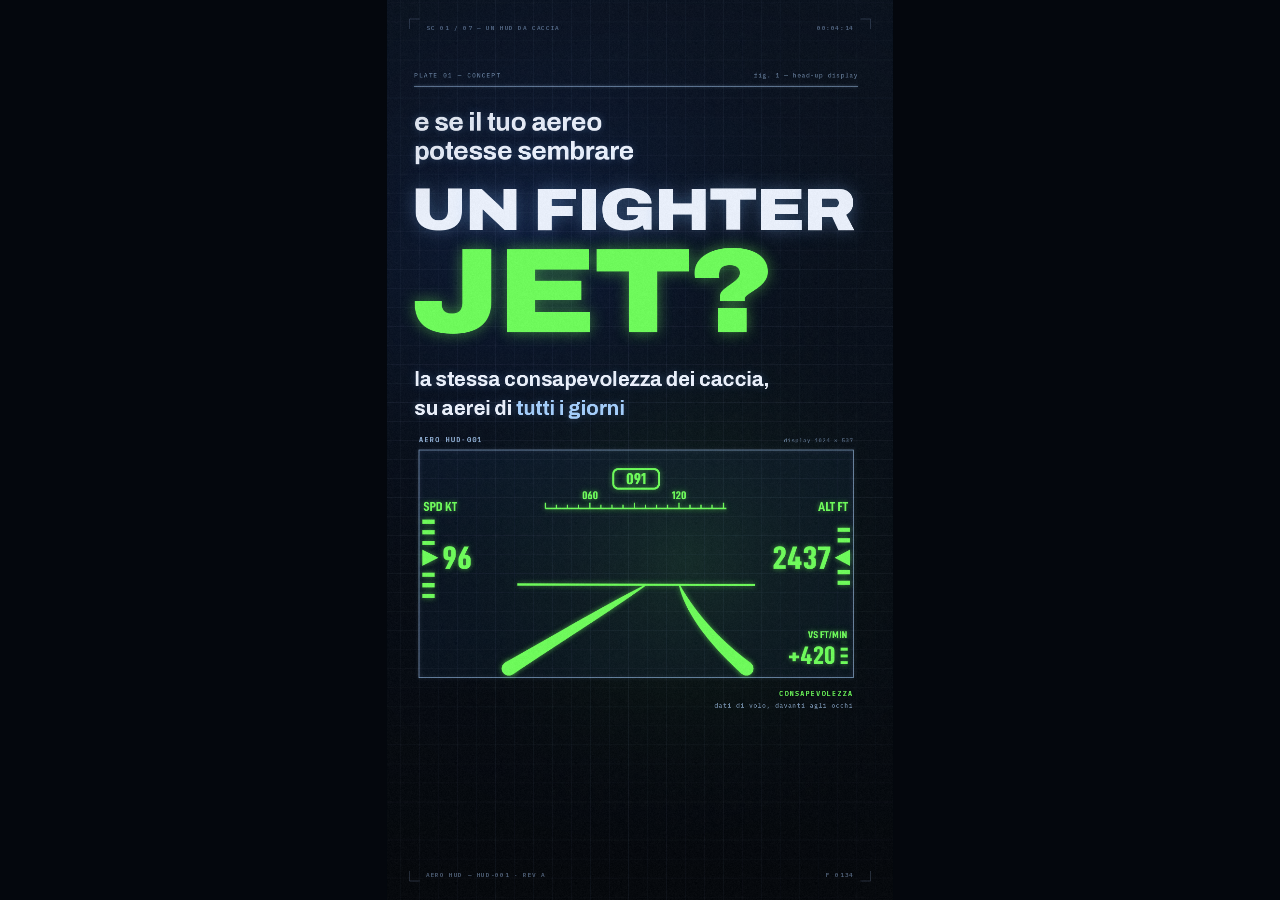
<file: aero/site/vertical.html>
<!doctype html>
<html lang="it">
<head>
<meta charset="utf-8">
<meta name="viewport" content="width=device-width, initial-scale=1">
<title>Aero — Rethinking flight (verticale)</title>
<link rel="preload" href="assets/fonts/Archivo-latin.woff2" as="font" type="font/woff2" crossorigin>
<link rel="preload" href="assets/fonts/IBMPlexMono-400.woff2" as="font" type="font/woff2" crossorigin>
<link rel="preload" href="assets/fonts/IBMPlexMono-500.woff2" as="font" type="font/woff2" crossorigin>
<link rel="preload" href="assets/fonts/IBMPlexMono-600.woff2" as="font" type="font/woff2" crossorigin>
<link rel="preload" href="assets/fonts/IBMPlexMono-700.woff2" as="font" type="font/woff2" crossorigin>
<link rel="preload" href="assets/fonts/D-DINCondensed-Bold.woff2" as="font" type="font/woff2" crossorigin>
<style>@font-face{font-family:Archivo;font-style:normal;font-weight:100 900;font-stretch:62% 125%;font-display:swap;src:url('assets/fonts/Archivo-latin.woff2') format('woff2')}
@font-face{font-family:"IBM Plex Mono";font-style:normal;font-weight:400;font-display:swap;src:url('assets/fonts/IBMPlexMono-400.woff2') format('woff2')}
@font-face{font-family:"IBM Plex Mono";font-style:normal;font-weight:500;font-display:swap;src:url('assets/fonts/IBMPlexMono-500.woff2') format('woff2')}
@font-face{font-family:"IBM Plex Mono";font-style:normal;font-weight:600;font-display:swap;src:url('assets/fonts/IBMPlexMono-600.woff2') format('woff2')}
@font-face{font-family:"IBM Plex Mono";font-style:normal;font-weight:700;font-display:swap;src:url('assets/fonts/IBMPlexMono-700.woff2') format('woff2')}
@font-face{font-family:DDIN;font-display:swap;src:url('assets/fonts/D-DINCondensed-Bold.woff2') format('woff2')}


:root{
  --bg:#050a14; --ink:#eef4ff; --blue:#a6d0ff; --orange:#6eff5a; --peach:#f3a072; --navy:#04101f;
  --mono:"IBM Plex Mono",ui-monospace,monospace; --sans:"Archivo",system-ui,sans-serif;
}
*{box-sizing:border-box}
html,body{margin:0;height:100%;background:#04070d;overflow:hidden;color:var(--ink)}
#wrap{position:fixed;inset:0;display:flex;align-items:center;justify-content:center}
#stage{position:relative;width:1080px;height:1920px;flex:none;overflow:hidden;background:var(--bg);transform-origin:50% 50%}
#stage canvas{position:absolute;left:0;top:0;width:1080px;height:1920px}
#cam{position:absolute;inset:0;transform-origin:50% 50%}
.scene{position:absolute;inset:0;display:none}
.grp{position:absolute;inset:0}
.abs{position:absolute;white-space:nowrap}
.big{font-family:var(--sans);font-weight:900;font-stretch:115%;line-height:.86;letter-spacing:-.015em;color:var(--ink);text-shadow:0 0 36px rgba(130,185,255,.35)}
.kick{font-family:var(--sans);font-weight:700;font-stretch:100%;font-size:52px;letter-spacing:-.01em;color:var(--ink);text-shadow:0 0 18px rgba(130,185,255,.3)}
.stroke{font-family:var(--sans);font-weight:800;color:transparent;-webkit-text-stroke:2px var(--blue);text-shadow:none;filter:drop-shadow(0 0 8px rgba(120,180,255,.45))}
.stroke.heavy{font-weight:900;font-stretch:100%;line-height:.9;-webkit-text-stroke:2.5px var(--blue)}
.ostroke{-webkit-text-stroke-color:var(--orange)}
.o{color:var(--orange);text-shadow:0 0 30px rgba(110,255,90,.45)}
.b{color:var(--blue)}
.ch,.wd{display:inline-block;will-change:transform,opacity}
.num{font-variant-numeric:tabular-nums}
.ulwrap{position:relative;display:inline-block}
.ul{position:absolute;left:0;right:0;bottom:-16px;height:7px;background:linear-gradient(90deg,rgba(110,255,90,.35),#6eff5a 55%,#d9ffd0);box-shadow:0 0 18px rgba(110,255,90,.85);transform-origin:0 50%;transform:scaleX(0)}

/* scene 4 — prompt panel */
.persp{position:absolute;inset:0;perspective:1500px;perspective-origin:30% 45%}
.panel{position:absolute;left:130px;top:330px;width:1180px;height:330px;border:1.5px solid rgba(190,220,255,.75);
  box-shadow:0 0 26px rgba(120,180,255,.22),inset 0 0 50px rgba(120,180,255,.06);background:rgba(8,18,36,.55);transform-origin:0 50%}
.chev{position:absolute;left:36px;top:44px;font:500 42px/66px var(--mono);color:var(--blue)}
.ptext{position:absolute;left:84px;top:44px;font:500 42px/66px var(--mono);color:#e6efff;white-space:pre;text-shadow:0 0 14px rgba(140,190,255,.45)}
.cur{display:inline-block;width:.5em;height:1em;background:var(--orange);vertical-align:-.14em;box-shadow:0 0 14px var(--orange)}
.hl{color:var(--orange);text-decoration:underline;text-underline-offset:12px;text-decoration-thickness:2px;text-shadow:0 0 16px rgba(110,255,90,.6)}
.pop{position:absolute;width:380px;border:1px solid rgba(190,220,255,.6);background:rgba(6,14,30,.9);font:500 15px/1 var(--mono);color:#cfe2ff;padding:11px 13px 7px;box-shadow:0 0 20px rgba(100,160,255,.2)}
.pop .hd{display:flex;justify-content:space-between;opacity:.65;margin-bottom:10px;font-size:13px}
.pop .row{display:grid;grid-template-columns:130px 1fr 46px;align-items:center;gap:10px;height:25px}
.pop .bar{height:6px;background:rgba(160,205,255,.18)}
.pop .bar i{display:block;height:100%;background:#cfe2ff}
.pop .row.top{color:var(--orange)}
.pop .row.top .bar i{background:var(--orange);box-shadow:0 0 8px var(--orange)}
.pop .row span:last-child{text-align:right}
.pfoot{position:absolute;left:24px;bottom:16px;right:24px;display:flex;justify-content:space-between;font:600 13px var(--mono);letter-spacing:.12em;color:rgba(190,220,255,.7)}
.enter{position:absolute;right:30px;top:120px;width:56px;height:56px;border:1.5px solid rgba(190,220,255,.7);display:flex;align-items:center;justify-content:center;font:500 26px var(--mono);color:var(--blue)}

/* flash beats */
#flash{position:absolute;inset:0;display:none;align-items:center;justify-content:center;
  background:radial-gradient(ellipse at 50% 45%,#a9d4ff 0%,#4ea8ff 45%,#2f7fe0 100%)}
#flash .w{font-family:var(--sans);font-weight:900;font-stretch:100%;letter-spacing:-.02em;line-height:1;color:var(--navy);white-space:nowrap}
#flash .t{position:absolute;font:600 14px var(--mono);letter-spacing:.14em;color:rgba(27,28,63,.45)}

/* HUD */
#hud{position:absolute;inset:0;pointer-events:none}
#hud .h{position:absolute;font:500 13px var(--mono);letter-spacing:.14em;color:rgba(170,205,255,.55);text-transform:uppercase}
#hud .reg{position:absolute;width:22px;height:22px;border-color:rgba(170,205,255,.45);border-style:solid;border-width:0}

/* preview controls */
#ctl{position:fixed;left:50%;bottom:16px;transform:translateX(-50%);display:flex;gap:12px;align-items:center;padding:8px 14px;
  background:rgba(10,16,28,.85);border:1px solid rgba(170,205,255,.25);border-radius:10px;font:500 13px var(--mono);color:#cfe2ff;transition:opacity .3s;z-index:9}
#ctl button{background:none;border:1px solid rgba(170,205,255,.4);color:#cfe2ff;font:inherit;padding:4px 10px;border-radius:6px;cursor:pointer}
#ctl input{width:min(52vw,640px);accent-color:#6eff5a}
#ctl.hide{opacity:0}
body.render #ctl{display:none}

.g{color:var(--orange);text-shadow:0 0 30px rgba(110,255,90,.45)}
.row{position:absolute;left:0;right:0}
.ttl{font-family:var(--sans);font-weight:900;font-stretch:112%;letter-spacing:-.01em;line-height:.9;white-space:nowrap;color:var(--ink);text-shadow:0 0 28px rgba(130,185,255,.3)}
.dsc{font:500 21px/1 var(--mono);color:rgba(190,220,255,.78);letter-spacing:.02em;white-space:nowrap}
.idx{font:600 20px/1 var(--mono);letter-spacing:.2em;color:rgba(110,255,90,.9)}
.big,.kick,.stroke{line-height:.9}
.kick{line-height:1.12}</style>
</head>
<body>
<div id="wrap"><div id="stage">
  <canvas id="grid"></canvas>
  <div id="cam">
    <canvas id="draw"></canvas>

    <div class="scene" id="s1">
      <div class="abs kick" id="s1k" style="left:80px;top:250px;font-size:54px">e se il tuo aereo<br>potesse sembrare</div>
      <div class="abs big" id="s1a" data-fit="920" style="left:74px;top:408px;font-size:150px">UN FIGHTER</div>
      <div class="abs big g" id="s1b" data-fit="900" style="left:76px;top:520px;font-size:250px">JET?</div>
      <div class="abs kick" id="s1c" style="left:80px;top:790px;font-size:42px">la stessa consapevolezza dei caccia,</div>
      <div class="abs kick" id="s1d" style="left:80px;top:850px;font-size:42px">su aerei di <span class="b">tutti i giorni</span></div>
    </div>

    <div class="scene" id="s2">
      <div class="grp" id="s2A">
        <div class="abs kick" id="s2k" style="left:80px;top:250px;font-size:54px">negli aerei leggeri<br>lo sguardo è</div>
        <div class="abs big" id="s2a" data-fit="900" style="left:74px;top:410px;font-size:180px">SUL<br>PANNELLO</div>
      </div>
      <div class="grp" id="s2B">
        <div class="abs kick" id="s2k2" style="left:80px;top:250px;font-size:54px">con AERO resta</div>
        <div class="abs big g" id="s2b" data-fit="900" style="left:74px;top:350px;font-size:180px">SULL'<br>ORIZZONTE</div>
      </div>
    </div>

    <div class="scene" id="s3">
      <div class="abs kick" id="s3k" style="left:80px;top:250px;font-size:54px">un'unità standalone,</div>
      <div class="abs big" id="s3a" data-fit="900" style="left:74px;top:330px;font-size:210px">PLUG &amp;<br>PLAY</div>
      <div class="abs stroke" id="s3b" style="left:80px;top:720px;font-size:60px">con sensori e<br>GPS dedicati</div>
    </div>

    <div class="scene" id="s4">
      <div class="abs kick" id="s4k" style="left:80px;top:250px;font-size:54px">ciò che ti serve,</div>
      <div class="abs big" id="s4a" data-fit="900" style="left:74px;top:320px;font-size:190px">QUANDO<br>TI SERVE</div>
      <div class="abs stroke" id="s4b" style="left:80px;top:690px;font-size:64px">dove vuoi tu</div>
    </div>

    <div class="scene" id="s5">
      <div class="abs kick" id="s5k" style="left:80px;top:250px;font-size:54px">pianifichi nell'app,</div>
      <div class="abs big" id="s5a" data-fit="900" style="left:74px;top:320px;font-size:160px">VOLI<br>SENZA<br>PENSIERI</div>
      <div class="abs stroke" id="s5b" style="left:80px;top:770px;font-size:54px">come CarPlay,<br>per il tuo aereo</div>
    </div>

    <div class="scene" id="s6">
      <div id="s6rows"></div>
    </div>

    <div class="scene" id="s7">
      <div class="abs kick" id="s7k" style="left:84px;top:330px;font-size:54px">AeroHUD</div>
      <div class="abs big" id="s7a" data-fit="900" style="left:70px;top:400px;font-size:300px;letter-spacing:.06em">AERO</div>
      <div class="abs stroke" id="s7b" data-fit="900" style="left:80px;top:700px;font-size:84px">rethinking flight</div>
    </div>

    <canvas id="over"></canvas>
  </div>

  <div id="flash"><div class="t" style="left:84px;top:60px" id="flTag">PLATE 00</div><div class="w" id="flWord"></div><div class="t" style="right:84px;bottom:56px">0.12</div></div>

  <div id="hud">
    <div class="reg" style="left:48px;top:40px;border-left-width:1.5px;border-top-width:1.5px"></div>
    <div class="reg" style="right:48px;top:40px;border-right-width:1.5px;border-top-width:1.5px"></div>
    <div class="reg" style="left:48px;bottom:40px;border-left-width:1.5px;border-bottom-width:1.5px"></div>
    <div class="reg" style="right:48px;bottom:40px;border-right-width:1.5px;border-bottom-width:1.5px"></div>
    <div class="h" id="hudScene" style="left:84px;top:52px">SC 01</div>
    <div class="h" id="hudTime" style="right:84px;top:52px">00:00:00</div>
    <div class="h" style="left:84px;bottom:46px">aero hud — hud-001 · rev a</div>
    <div class="h" id="hudFrame" style="right:84px;bottom:46px">F 0000</div>
  </div>

  <canvas id="fx"></canvas>
</div></div>

<div id="ctl">
  <button id="bPlay">❚❚</button>
  <input id="scrub" type="range" min="0" max="1" step="0.001" value="0">
  <span id="tLabel">0.00</span>
</div>

<script>
const SCENES = [
  { id:'s1', name:'un HUD da caccia',     dur:5.4 },
  { id:'s2', name:'head-down vs head-up', dur:6.8 },
  { id:'s3', name:'plug & play',          dur:6.6 },
  { id:'s4', name:'il display',           dur:6.0 },
  { id:'s5', name:'app + navigazione',    dur:6.8 },
  { id:'s6', name:'progettato per te',    dur:5.8 },
  { id:'s7', name:'rethinking flight',    dur:5.6 },
];
const BEATS = [
  { scene:'s2', at:3.40, dur:.80, text:'HEAD-UP' },
  { scene:'s6', at:0.00, dur:1.00, text:'PROGETTATO PER TE' },
];
const FPS_LABEL = 30;

const W=1080, H=1920;
const qs=new URLSearchParams(location.search);
const RENDER=qs.has('render');
if(RENDER) document.body.classList.add('render');
const $=id=>document.getElementById(id);
const clamp=(x,a=0,b=1)=>x<a?a:x>b?b:x;
const lerp=(a,b,t)=>a+(b-a)*t;
const prog=(t,a,b)=>clamp((t-a)/(b-a));
const sstep=t=>t*t*(3-2*t);
const frac=x=>x-Math.floor(x);
const pad=(n,l=2)=>String(n).padStart(l,'0');
const rnd=n=>frac(Math.sin(n*127.1+311.7)*43758.5453);
const E={
  outExpo:t=>t>=1?1:1-Math.pow(2,-10*t),
  outCubic:t=>1-Math.pow(1-t,3),
  inCubic:t=>t*t*t,
  inOutCubic:t=>t<.5?4*t*t*t:1-Math.pow(-2*t+2,3)/2,
  outBack:t=>{const c1=1.70158,c3=c1+1;return 1+c3*Math.pow(t-1,3)+c1*Math.pow(t-1,2)},
};
const BL=a=>`rgba(175,212,255,${a})`;
const OR=a=>`rgba(110,255,90,${a})`;
const INK='#eef4ff', ORANGE='#6eff5a';

let t0acc=0;
SCENES.forEach(s=>{ s.start=t0acc; t0acc+=s.dur; });
const TOTAL=t0acc;
BEATS.forEach(b=>{ b.t=SCENES.find(s=>s.id===b.scene).start+b.at; });
window.TOTAL=TOTAL;

/* ---------- canvases ---------- */
const gcv=$('grid'), dcv=$('draw'), ocv=$('over'), fcv=$('fx');
[gcv,dcv,ocv,fcv].forEach(c=>{c.width=W;c.height=H});
const g=gcv.getContext('2d'), d=dcv.getContext('2d'), o=ocv.getContext('2d'), f=fcv.getContext('2d');

/* ---------- drawing helpers ---------- */
function glowOn(c,col,b){c.shadowColor=col;c.shadowBlur=b}
function glowOff(c){c.shadowBlur=0;c.shadowColor='transparent'}
function line(c,x1,y1,x2,y2,p=1){ if(p<=0)return; c.beginPath(); c.moveTo(x1,y1); c.lineTo(x1+(x2-x1)*p,y1+(y2-y1)*p); c.stroke(); }
function traceRect(c,x,y,w,h,p){
  if(p<=0)return; if(p>=1){c.strokeRect(x,y,w,h);return}
  let dd=p*2*(w+h); c.beginPath(); c.moveTo(x,y);
  let cx=x,cy=y;
  for(const [nx,ny] of [[x+w,y],[x+w,y+h],[x,y+h],[x,y]]){
    const len=Math.hypot(nx-cx,ny-cy);
    if(dd>=len){c.lineTo(nx,ny);dd-=len;cx=nx;cy=ny}
    else{const k=dd/len;c.lineTo(cx+(nx-cx)*k,cy+(ny-cy)*k);break}
  }
  c.stroke();
}
function mono(c,str,x,y,size=14,col=BL(.7),align='left',weight=500,ls=0){
  c.font=`${weight} ${size}px "IBM Plex Mono"`; c.fillStyle=col; c.textAlign=align; c.textBaseline='alphabetic';
  c.letterSpacing=ls+'px'; c.fillText(str,x,y); c.letterSpacing='0px';
}
function sans(c,str,x,y,size,col,align='left',weight=900,stretch='normal'){
  c.font=`${weight} ${size}px Archivo`; c.fontStretch=stretch; c.fillStyle=col; c.textAlign=align; c.textBaseline='alphabetic';
  c.fillText(str,x,y); c.fontStretch='normal';
}
const typed=(s,p)=>s.slice(0,Math.floor(s.length*clamp(p)));
function bez(P,t){const u=1-t;return [0,1].map(i=>u*u*u*P[0][i]+3*u*u*t*P[1][i]+3*u*t*t*P[2][i]+t*t*t*P[3][i])}
function bezPartial(c,P,p){ if(p<=0)return; c.beginPath(); const n=60; for(let i=0;i<=n;i++){const q=bez(P,p*i/n); i?c.lineTo(q[0],q[1]):c.moveTo(q[0],q[1])} c.stroke(); }
function polyPartial(c,pts,head){ // head = float index along pts
  if(head<=0) return pts[0];
  const n=Math.min(Math.floor(head),pts.length-1); c.beginPath(); c.moveTo(pts[0][0],pts[0][1]);
  for(let i=1;i<=n;i++) c.lineTo(pts[i][0],pts[i][1]);
  let hp=pts[n];
  if(n<pts.length-1){const k=head-n; hp=[lerp(pts[n][0],pts[n+1][0],k),lerp(pts[n][1],pts[n+1][1],k)]; c.lineTo(hp[0],hp[1])}
  c.stroke(); return hp;
}
function dot(c,x,y,r,col){c.fillStyle=col;c.beginPath();c.arc(x,y,r,0,Math.PI*2);c.fill()}
function flare(c,x,y,s=1,a=1){
  if(a<=0.01)return;
  c.save(); c.globalCompositeOperation='lighter';
  let rg=c.createRadialGradient(x,y,0,x,y,70*s);
  rg.addColorStop(0,`rgba(255,255,255,${a})`); rg.addColorStop(.12,`rgba(210,255,225,${.7*a})`); rg.addColorStop(1,'rgba(110,255,90,0)');
  c.fillStyle=rg; c.fillRect(x-70*s,y-70*s,140*s,140*s);
  c.translate(x,y); c.scale(1,.03);
  rg=c.createRadialGradient(0,0,0,0,0,300*s); rg.addColorStop(0,`rgba(235,255,240,${.9*a})`); rg.addColorStop(1,'rgba(110,255,90,0)');
  c.fillStyle=rg; c.fillRect(-300*s,-300*s,600*s,600*s);
  c.restore();
}

/* ---------- tiny 3D ---------- */
const sub=(a,b)=>[a[0]-b[0],a[1]-b[1],a[2]-b[2]];
const dot3=(a,b)=>a[0]*b[0]+a[1]*b[1]+a[2]*b[2];
const cross=(a,b)=>[a[1]*b[2]-a[2]*b[1],a[2]*b[0]-a[0]*b[2],a[0]*b[1]-a[1]*b[0]];
const norm=a=>{const l=Math.hypot(...a);return [a[0]/l,a[1]/l,a[2]/l]};
function mkCam(pos,target,fl=1000,cx=960,cy=540){
  const fw=norm(sub(target,pos)), rt=norm(cross([0,1,0],fw)), up=cross(fw,rt);
  return {pos,fw,rt,up,f:fl,cx,cy};
}
const toCam=(c,p)=>{const q=sub(p,c.pos);return [dot3(q,c.rt),dot3(q,c.up),dot3(q,c.fw)]};
const pj=(c,q)=>[c.cx+q[0]*c.f/q[2],c.cy-q[1]*c.f/q[2]];
function P3(c,p){const q=toCam(c,p);return q[2]>.05?pj(c,q):null}
function seg3(ctx,c,a,b){
  let A=toCam(c,a),B=toCam(c,b); const n=.05;
  if(A[2]<n&&B[2]<n) return false;
  if(A[2]<n){const k=(n-A[2])/(B[2]-A[2]);A=[lerp(A[0],B[0],k),lerp(A[1],B[1],k),n]}
  else if(B[2]<n){const k=(n-B[2])/(A[2]-B[2]);B=[lerp(B[0],A[0],k),lerp(B[1],A[1],k),n]}
  const pa=pj(c,A),pb=pj(c,B); ctx.moveTo(pa[0],pa[1]); ctx.lineTo(pb[0],pb[1]); return true;
}
function floor3(ctx,c,{x0,x1,z0,z1,step=2,y=0,alpha=.5,fog=40,origin=null}){
  ctx.lineWidth=1.2; const pieces=12;
  const ref=origin||c.pos;
  const A=(x,z)=>alpha*clamp(1-Math.hypot(x-ref[0],z-ref[2])/fog);
  for(let x=Math.ceil(x0/step)*step;x<=x1;x+=step) for(let i=0;i<pieces;i++){
    const za=lerp(z0,z1,i/pieces), zb=lerp(z0,z1,(i+1)/pieces), a=A(x,(za+zb)/2); if(a<.01) continue;
    ctx.strokeStyle=BL(a); ctx.beginPath(); if(seg3(ctx,c,[x,y,za],[x,y,zb])) ctx.stroke();
  }
  for(let z=Math.ceil(z0/step)*step;z<=z1;z+=step) for(let i=0;i<pieces;i++){
    const xa=lerp(x0,x1,i/pieces), xb=lerp(x0,x1,(i+1)/pieces), a=A((xa+xb)/2,z); if(a<.01) continue;
    ctx.strokeStyle=BL(a); ctx.beginPath(); if(seg3(ctx,c,[xa,y,z],[xb,y,z])) ctx.stroke();
  }
}
const rotY=(p,a)=>{const c=Math.cos(a),s=Math.sin(a);return [p[0]*c+p[2]*s,p[1],-p[0]*s+p[2]*c]};
const rotX=(p,a)=>{const c=Math.cos(a),s=Math.sin(a);return [p[0],p[1]*c-p[2]*s,p[1]*s+p[2]*c]};
const CUBE={v:[[-1,-1,-1],[1,-1,-1],[1,1,-1],[-1,1,-1],[-1,-1,1],[1,-1,1],[1,1,1],[-1,1,1]],e:[[0,1],[1,2],[2,3],[3,0],[4,5],[5,6],[6,7],[7,4],[0,4],[1,5],[2,6],[3,7]]};
const OCTA={v:[[1,0,0],[-1,0,0],[0,1.3,0],[0,-1.3,0],[0,0,1],[0,0,-1]],e:[[0,2],[0,3],[0,4],[0,5],[1,2],[1,3],[1,4],[1,5],[2,4],[4,3],[3,5],[5,2]]};
function wire(ctx,c,M,xf){ctx.beginPath();for(const [i,j] of M.e) seg3(ctx,c,xf(M.v[i]),xf(M.v[j]));ctx.stroke()}

/* ---------- DOM text helpers ---------- */
function prepChars(el){
  const out=[];
  (function walk(node){
    [...node.childNodes].forEach(n=>{
      if(n.nodeType===3){
        const fr=document.createDocumentFragment();
        for(const ch of n.textContent){const s=document.createElement('span');s.className='ch';s.textContent=ch===' '?' ':ch;fr.appendChild(s);out.push(s)}
        n.replaceWith(fr);
      } else if(n.nodeType===1 && n.tagName!=='I') walk(n);
    });
  })(el);
  return out;
}
function prepWords(el){
  const out=[];
  (function walk(node){
    [...node.childNodes].forEach(n=>{
      if(n.nodeType===3){
        const fr=document.createDocumentFragment();
        n.textContent.split(/(\s+)/).forEach(w=>{
          if(!w) return;
          if(/^\s+$/.test(w)){fr.appendChild(document.createTextNode(w));return}
          const s=document.createElement('span');s.className='wd';s.textContent=w;fr.appendChild(s);out.push(s);
        });
        n.replaceWith(fr);
      } else if(n.nodeType===1) walk(n);
    });
  })(el);
  return out;
}
function animChars(chs,lt,t0,stg,dur,dist=70){
  for(let i=0;i<chs.length;i++){
    const c=chs[i], p=prog(lt,t0+i*stg,t0+i*stg+dur), e=E.outExpo(p);
    c.style.opacity=clamp(p*2.5);
    c.style.transform=p>=1?'none':`translate3d(0,${(1-e)*dist}%,0) scale(${lerp(1.2,1,e)})`;
    c.style.filter=p>=1?'none':`blur(${(1-e)*12}px)`;
  }
}
const animWords=animChars;
function fadeUp(el,lt,t0,dur=.6,dist=40){
  const p=prog(lt,t0,t0+dur), e=E.outExpo(p);
  el.style.opacity=clamp(p*2.5);
  el.style.transform=p>=1?'none':`translate3d(0,${(1-e)*dist}px,0)`;
  el.style.filter=p>=1?'none':`blur(${(1-e)*10}px)`;
}
function exitFx(el,lt,t0,dur=.35){
  const p=E.inCubic(prog(lt,t0,t0+dur));
  if(p<=0){el.style.opacity='';el.style.transform='';el.style.filter='';return}
  el.style.opacity=1-p; el.style.transform=`translate3d(0,${-p*40}px,0) scale(${1-p*.04})`; el.style.filter=`blur(${p*14}px)`;
}
function glitch(lt,t0,t1,amt=10){const p=prog(lt,t0,t1);if(p<=0||p>=1)return 0;return (1-p)*amt*(.35+.65*rnd(Math.floor(lt*30)))}
function chroma(el,a){el.style.textShadow=a>.05?`${-a}px 0 rgba(255,50,90,.6), ${a}px 0 rgba(40,200,255,.6), 0 0 36px rgba(130,185,255,.35)`:''}
function box(el){let x=0,y=0,n=el;while(n&&n.id!=='stage'){x+=n.offsetLeft;y+=n.offsetTop;n=n.offsetParent}return {x,y,w:el.offsetWidth,h:el.offsetHeight}}
function fit(el,maxW){const w=el.offsetWidth;if(w>maxW){const fs=parseFloat(getComputedStyle(el).fontSize);el.style.fontSize=(fs*maxW/w)+'px'}}
function numHTML(n){const s=String(n).padStart(3,'0');let i=0;while(i<2&&s[i]==='0')i++;return `<span style="opacity:.16">${s.slice(0,i)}</span>${s.slice(i)}`}


const CAD={"scale":0.01,"size_mm":{"L":175.0,"D":106.52,"H":32.6},"hinge":{"Z":0.482,"Y":0.2828,"r":0.0444,"rIn":0.023,"knuckles":[[-0.875,-0.505],[-0.29,0.28],[0.495,0.875]],"gaps":[[-0.505,-0.29],[0.28,0.495]]},"glass":{"w":1.53,"h":0.867,"t":0.02,"tab":0.17},"segs":[0.2845,0.245,0.4801,0.2845,0.245,0.4816,0.2845,0.245,0.4801,0.2845,0.2451,0.4786,-0.2945,0.245,0.4816,-0.2945,0.245,0.4801,0.2845,0.2451,0.4786,0.2845,0.2453,0.4771,-0.2945,0.245,0.4801,-0.2945,0.2451,0.4786,0.2845,0.2453,0.4771,0.2845,0.2456,0.4756,-0.2945,0.2451,0.4786,-0.2945,0.2453,0.4771,0.2845,0.2456,0.4756,0.2845,0.2459,0.4742,-0.2945,0.2453,0.4771,-0.2945,0.2456,0.4756,0.2845,0.2459,0.4742,0.2845,0.2463,0.4728,-0.2945,0.2456,0.4756,-0.2945,0.2459,0.4742,0.2845,0.2463,0.4728,0.2845,0.2468,0.4713,-0.2945,0.2459,0.4742,-0.2945,0.2463,0.4728,0.2845,0.2468,0.4713,0.2845,0.2474,0.4699,-0.2945,0.2463,0.4728,-0.2945,0.2468,0.4713,0.2845,0.2474,0.4699,0.2845,0.248,0.4686,-0.2945,0.2468,0.4713,-0.2945,0.2474,0.4699,0.2845,0.248,0.4686,0.2845,0.2487,0.4672,-0.2945,0.2474,0.4699,-0.2945,0.248,0.4686,0.2845,0.2487,0.4672,0.2845,0.2494,0.4659,-0.2945,0.248,0.4686,-0.2945,0.2487,0.4672,0.2845,0.2494,0.4659,0.2845,0.2502,0.4647,-0.2945,0.2487,0.4672,-0.2945,0.2494,0.4659,0.2845,0.2502,0.4647,0.2845,0.2511,0.4635,-0.2945,0.2494,0.4659,-0.2945,0.2502,0.4647,0.2845,0.2511,0.4635,0.2845,0.252,0.4623,-0.2945,0.2502,0.4647,-0.2945,0.2511,0.4635,0.2845,0.252,0.4623,0.2845,0.253,0.4612,-0.2945,0.2511,0.4635,-0.2945,0.252,0.4623,0.2845,0.253,0.4612,0.2845,0.2541,0.4601,-0.2945,0.252,0.4623,-0.2945,0.253,0.4612,0.2845,0.2541,0.4601,0.2845,0.2551,0.4591,-0.2945,0.253,0.4612,-0.2945,0.2541,0.4601,0.2845,0.2551,0.4591,0.2845,0.2563,0.4581,-0.2945,0.2541,0.4601,-0.2945,0.2551,0.4591,0.2845,0.2563,0.4581,0.2845,0.2575,0.4572,-0.2945,0.2551,0.4591,-0.2945,0.2563,0.4581,0.2845,0.2575,0.4572,0.2845,0.2587,0.4564,-0.2945,0.2563,0.4581,-0.2945,0.2575,0.4572,0.2845,0.2587,0.4564,0.2845,0.26,0.4556,-0.2945,0.2575,0.4572,-0.2945,0.2587,0.4564,0.2845,0.26,0.4556,0.2845,0.2613,0.4549,-0.2945,0.2587,0.4564,-0.2945,0.26,0.4556,0.2845,0.2613,0.4549,0.2845,0.2627,0.4542,-0.2945,0.26,0.4556,-0.2945,0.2613,0.4549,0.2845,0.2627,0.4542,0.2845,0.264,0.4537,-0.2945,0.2613,0.4549,-0.2945,0.2627,0.4542,0.2845,0.264,0.4537,0.2845,0.2654,0.4532,-0.2945,0.2627,0.4542,-0.2945,0.264,0.4537,0.2845,0.2654,0.4532,0.2845,0.2669,0.4527,-0.2945,0.264,0.4537,-0.2945,0.2654,0.4532,0.2845,0.2669,0.4527,0.2845,0.2683,0.4523,-0.2945,0.2654,0.4532,-0.2945,0.2669,0.4527,0.2845,0.2683,0.4523,0.2845,0.2698,0.452,-0.2945,0.2669,0.4527,-0.2945,0.2683,0.4523,0.2845,0.2698,0.452,0.2845,0.2713,0.4518,-0.2945,0.2683,0.4523,-0.2945,0.2698,0.452,0.2845,0.2713,0.4518,0.2845,0.2728,0.4517,-0.2945,0.2698,0.452,-0.2945,0.2713,0.4518,0.2845,0.2728,0.4517,0.2845,0.2743,0.4516,-0.2945,0.2713,0.4518,-0.2945,0.2728,0.4517,0.2845,0.2743,0.4516,0.2845,0.2757,0.4516,-0.2945,0.2728,0.4517,-0.2945,0.2743,0.4516,0.2845,0.2757,0.4516,0.2845,0.2772,0.4517,-0.2945,0.2743,0.4516,-0.2945,0.2757,0.4516,0.2845,0.2772,0.4517,0.2845,0.2787,0.4518,-0.2945,0.2757,0.4516,-0.2945,0.2772,0.4517,0.2845,0.2787,0.4518,0.2845,0.2802,0.452,-0.2945,0.2772,0.4517,-0.2945,0.2787,0.4518,0.2845,0.2802,0.452,0.2845,0.2817,0.4523,-0.2945,0.2787,0.4518,-0.2945,0.2802,0.452,0.2845,0.2817,0.4523,0.2845,0.2831,0.4527,-0.2945,0.2802,0.452,-0.2945,0.2817,0.4523,0.2845,0.2831,0.4527,0.2845,0.2846,0.4532,-0.2945,0.2817,0.4523,-0.2945,0.2831,0.4527,0.2845,0.2846,0.4532,0.2845,0.286,0.4537,-0.2945,0.2831,0.4527,-0.2945,0.2846,0.4532,0.2845,0.286,0.4537,0.2845,0.2873,0.4542,-0.2945,0.2846,0.4532,-0.2945,0.286,0.4537,0.2845,0.2873,0.4542,0.2845,0.2887,0.4549,-0.2945,0.286,0.4537,-0.2945,0.2873,0.4542,0.2845,0.2887,0.4549,0.2845,0.29,0.4556,-0.2945,0.2873,0.4542,-0.2945,0.2887,0.4549,0.2845,0.29,0.4556,0.2845,0.2913,0.4564,-0.2945,0.2887,0.4549,-0.2945,0.29,0.4556,0.2845,0.2913,0.4564,0.2845,0.2925,0.4572,-0.2945,0.29,0.4556,-0.2945,0.2913,0.4564,0.2845,0.2925,0.4572,0.2845,0.2937,0.4581,-0.2945,0.2913,0.4564,-0.2945,0.2925,0.4572,0.2845,0.2937,0.4581,0.2845,0.2949,0.4591,-0.2945,0.2925,0.4572,-0.2945,0.2937,0.4581,0.2845,0.2949,0.4591,0.2845,0.2959,0.4601,-0.2945,0.2937,0.4581,-0.2945,0.2949,0.4591,0.2845,0.2959,0.4601,0.2845,0.297,0.4612,-0.2945,0.2949,0.4591,-0.2945,0.2959,0.4601,0.2845,0.297,0.4612,0.2845,0.298,0.4623,-0.2945,0.2959,0.4601,-0.2945,0.297,0.4612,0.2845,0.298,0.4623,0.2845,0.2989,0.4635,-0.2945,0.297,0.4612,-0.2945,0.298,0.4623,0.2845,0.2989,0.4635,0.2845,0.2998,0.4647,-0.2945,0.298,0.4623,-0.2945,0.2989,0.4635,0.2845,0.2998,0.4647,0.2845,0.3006,0.4659,-0.2945,0.2989,0.4635,-0.2945,0.2998,0.4647,0.2845,0.3006,0.4659,0.2845,0.3013,0.4672,-0.2945,0.2998,0.4647,-0.2945,0.3006,0.4659,0.2845,0.3013,0.4672,0.2845,0.302,0.4686,-0.2945,0.3006,0.4659,-0.2945,0.3013,0.4672,0.2845,0.302,0.4686,0.2845,0.3026,0.4699,-0.2945,0.3013,0.4672,-0.2945,0.302,0.4686,0.2845,0.3026,0.4699,0.2845,0.3032,0.4713,-0.2945,0.302,0.4686,-0.2945,0.3026,0.4699,0.2845,0.3032,0.4713,0.2845,0.3037,0.4728,-0.2945,0.3026,0.4699,-0.2945,0.3032,0.4713,0.2845,0.3037,0.4728,0.2845,0.3041,0.4742,-0.2945,0.3032,0.4713,-0.2945,0.3037,0.4728,0.2845,0.3041,0.4742,0.2845,0.3044,0.4756,-0.2945,0.3037,0.4728,-0.2945,0.3041,0.4742,0.2845,0.3044,0.4756,0.2845,0.3047,0.4771,-0.2945,0.3041,0.4742,-0.2945,0.3044,0.4756,0.2845,0.3047,0.4771,0.2845,0.3049,0.4786,-0.2945,0.3044,0.4756,-0.2945,0.3047,0.4771,0.2845,0.3049,0.4786,0.2845,0.305,0.4801,-0.2945,0.3047,0.4771,-0.2945,0.3049,0.4786,0.2845,0.305,0.4801,0.2845,0.305,0.4816,-0.2945,0.3049,0.4786,-0.2945,0.305,0.4801,0.2845,0.305,0.4816,0.2845,0.305,0.4831,-0.2945,0.305,0.4801,-0.2945,0.305,0.4816,0.2845,0.305,0.4831,0.2845,0.3049,0.4846,-0.2945,0.305,0.4816,-0.2945,0.305,0.4831,0.2845,0.3049,0.4846,0.2845,0.3047,0.4861,-0.2945,0.305,0.4831,-0.2945,0.3049,0.4846,0.2845,0.3047,0.4861,0.2845,0.3044,0.4875,-0.2945,0.3049,0.4846,-0.2945,0.3047,0.4861,0.2845,0.3044,0.4875,0.2845,0.3041,0.489,-0.2945,0.3047,0.4861,-0.2945,0.3044,0.4875,0.2845,0.3041,0.489,0.2845,0.3037,0.4904,-0.2945,0.3044,0.4875,-0.2945,0.3041,0.489,0.2845,0.3037,0.4904,0.2845,0.3032,0.4919,-0.2945,0.3041,0.489,-0.2945,0.3037,0.4904,0.2845,0.3032,0.4919,0.2845,0.3026,0.4932,-0.2945,0.3037,0.4904,-0.2945,0.3032,0.4919,0.2845,0.3026,0.4932,0.2845,0.302,0.4946,-0.2945,0.3032,0.4919,-0.2945,0.3026,0.4932,0.2845,0.302,0.4946,0.2845,0.3013,0.4959,-0.2945,0.3026,0.4932,-0.2945,0.302,0.4946,0.2845,0.3013,0.4959,0.2845,0.3006,0.4972,-0.2945,0.302,0.4946,-0.2945,0.3013,0.4959,0.2845,0.3006,0.4972,0.2845,0.2998,0.4985,-0.2945,0.3013,0.4959,-0.2945,0.3006,0.4972,0.2845,0.2998,0.4985,0.2845,0.2989,0.4997,-0.2945,0.3006,0.4972,-0.2945,0.2998,0.4985,0.2845,0.2989,0.4997,0.2845,0.298,0.5009,-0.2945,0.2998,0.4985,-0.2945,0.2989,0.4997,0.2845,0.298,0.5009,0.2845,0.297,0.502,-0.2945,0.2989,0.4997,-0.2945,0.298,0.5009,0.2845,0.297,0.502,0.2845,0.2959,0.5031,-0.2945,0.298,0.5009,-0.2945,0.297,0.502,0.2845,0.2959,0.5031,0.2845,0.2949,0.5041,-0.2945,0.297,0.502,-0.2945,0.2959,0.5031,0.2845,0.2949,0.5041,0.2845,0.2937,0.505,-0.2945,0.2959,0.5031,-0.2945,0.2949,0.5041,0.2845,0.2937,0.505,0.2845,0.2925,0.506,-0.2945,0.2949,0.5041,-0.2945,0.2937,0.505,0.2845,0.2925,0.506,0.2845,0.2913,0.5068,-0.2945,0.2937,0.505,-0.2945,0.2925,0.506,0.2845,0.2913,0.5068,0.2845,0.29,0.5076,-0.2945,0.2925,0.506,-0.2945,0.2913,0.5068,0.2845,0.29,0.5076,0.2845,0.2887,0.5083,-0.2945,0.2913,0.5068,-0.2945,0.29,0.5076,0.2845,0.2887,0.5083,0.2845,0.2873,0.5089,-0.2945,0.29,0.5076,-0.2945,0.2887,0.5083,0.2845,0.2873,0.5089,0.2845,0.286,0.5095,-0.2945,0.2887,0.5083,-0.2945,0.2873,0.5089,0.2845,0.286,0.5095,0.2845,0.2846,0.51,-0.2945,0.2873,0.5089,-0.2945,0.286,0.5095,0.2845,0.2846,0.51,0.2845,0.2831,0.5105,-0.2945,0.286,0.5095,-0.2945,0.2846,0.51,0.2845,0.2831,0.5105,0.2845,0.2817,0.5108,-0.2945,0.2846,0.51,-0.2945,0.2831,0.5105,0.2845,0.2817,0.5108,0.2845,0.2802,0.5111,-0.2945,0.2831,0.5105,-0.2945,0.2817,0.5108,0.2845,0.2802,0.5111,0.2845,0.2787,0.5114,-0.2945,0.2817,0.5108,-0.2945,0.2802,0.5111,0.2845,0.2787,0.5114,0.2845,0.2772,0.5115,-0.2945,0.2802,0.5111,-0.2945,0.2787,0.5114,0.2845,0.2772,0.5115,0.2845,0.2757,0.5116,-0.2945,0.2787,0.5114,-0.2945,0.2772,0.5115,0.2845,0.2757,0.5116,0.2845,0.2743,0.5116,-0.2945,0.2772,0.5115,-0.2945,0.2757,0.5116,0.2845,0.2743,0.5116,0.2845,0.2728,0.5115,-0.2945,0.2757,0.5116,-0.2945,0.2743,0.5116,0.2845,0.2728,0.5115,0.2845,0.2713,0.5114,-0.2945,0.2743,0.5116,-0.2945,0.2728,0.5115,0.2845,0.2713,0.5114,0.2845,0.2698,0.5111,-0.2945,0.2728,0.5115,-0.2945,0.2713,0.5114,0.2845,0.2698,0.5111,0.2845,0.2683,0.5108,-0.2945,0.2713,0.5114,-0.2945,0.2698,0.5111,0.2845,0.2683,0.5108,0.2845,0.2669,0.5105,-0.2945,0.2698,0.5111,-0.2945,0.2683,0.5108,0.2845,0.2669,0.5105,0.2845,0.2654,0.51,-0.2945,0.2683,0.5108,-0.2945,0.2669,0.5105,0.2845,0.2654,0.51,0.2845,0.264,0.5095,-0.2945,0.2669,0.5105,-0.2945,0.2654,0.51,0.2845,0.264,0.5095,0.2845,0.2627,0.5089,-0.2945,0.2654,0.51,-0.2945,0.264,0.5095,0.2845,0.2627,0.5089,0.2845,0.2613,0.5083,-0.2945,0.264,0.5095,-0.2945,0.2627,0.5089,0.2845,0.2613,0.5083,0.2845,0.26,0.5076,-0.2945,0.2627,0.5089,-0.2945,0.2613,0.5083,0.2845,0.26,0.5076,0.2845,0.2587,0.5068,-0.2945,0.2613,0.5083,-0.2945,0.26,0.5076,0.2845,0.2587,0.5068,0.2845,0.2575,0.506,-0.2945,0.26,0.5076,-0.2945,0.2587,0.5068,0.2845,0.2575,0.506,0.2845,0.2563,0.505,-0.2945,0.2587,0.5068,-0.2945,0.2575,0.506,0.2845,0.2563,0.505,0.2845,0.2551,0.5041,-0.2945,0.2575,0.506,-0.2945,0.2563,0.505,0.2845,0.2551,0.5041,0.2845,0.2541,0.5031,-0.2945,0.2563,0.505,-0.2945,0.2551,0.5041,0.2845,0.2541,0.5031,0.2845,0.253,0.502,-0.2945,0.2551,0.5041,-0.2945,0.2541,0.5031,0.2845,0.253,0.502,0.2845,0.252,0.5009,-0.2945,0.2541,0.5031,-0.2945,0.253,0.502,0.2845,0.252,0.5009,0.2845,0.2511,0.4997,-0.2945,0.253,0.502,-0.2945,0.252,0.5009,0.2845,0.2511,0.4997,0.2845,0.2502,0.4985,-0.2945,0.252,0.5009,-0.2945,0.2511,0.4997,0.2845,0.2502,0.4985,0.2845,0.2494,0.4972,-0.2945,0.2511,0.4997,-0.2945,0.2502,0.4985,0.2845,0.2494,0.4972,0.2845,0.2487,0.4959,-0.2945,0.2502,0.4985,-0.2945,0.2494,0.4972,0.2845,0.2487,0.4959,0.2845,0.248,0.4946,-0.2945,0.2494,0.4972,-0.2945,0.2487,0.4959,0.2845,0.248,0.4946,0.2845,0.2474,0.4932,-0.2945,0.2487,0.4959,-0.2945,0.248,0.4946,0.2845,0.2474,0.4932,0.2845,0.2468,0.4919,-0.2945,0.248,0.4946,-0.2945,0.2474,0.4932,0.2845,0.2468,0.4919,0.2845,0.2463,0.4904,-0.2945,0.2474,0.4932,-0.2945,0.2468,0.4919,0.2845,0.2463,0.4904,0.2845,0.2459,0.489,-0.2945,0.2468,0.4919,-0.2945,0.2463,0.4904,0.2845,0.2459,0.489,0.2845,0.2456,0.4875,-0.2945,0.2463,0.4904,-0.2945,0.2459,0.489,0.2845,0.2456,0.4875,0.2845,0.2453,0.4861,-0.2945,0.2459,0.489,-0.2945,0.2456,0.4875,0.2845,0.2453,0.4861,0.2845,0.2451,0.4846,-0.2945,0.2456,0.4875,-0.2945,0.2453,0.4861,0.2845,0.245,0.4816,0.2845,0.245,0.4831,0.2845,0.2451,0.4846,0.2845,0.245,0.4831,-0.2945,0.2453,0.4861,-0.2945,0.2451,0.4846,-0.2945,0.245,0.4816,-0.2945,0.245,0.4831,-0.2945,0.2451,0.4846,-0.2945,0.245,0.4831,0.2845,0.2562,0.5279,0.2845,0.2585,0.5288,0.2845,0.2585,0.5288,0.2845,0.2609,0.5296,0.2845,0.2562,0.5279,0.2845,0.2539,0.5269,0.2845,0.2517,0.5258,0.2845,0.2539,0.5269,0.2845,0.243,0.4427,0.2845,0.239,0.4451,0.2845,0.2609,0.5296,0.2845,0.2633,0.5302,0.2845,0.2633,0.5302,0.2845,0.2657,0.5307,0.2845,0.3197,0.5041,0.2845,0.3207,0.5018,0.2845,0.3207,0.5018,0.2845,0.3217,0.4995,0.2845,0.3217,0.4995,0.2845,0.3225,0.4972,0.2845,0.3243,0.49,0.2845,0.3247,0.4875,0.2845,0.325,0.4825,0.2845,0.325,0.4801,0.2845,0.239,0.4451,0.2845,0.2348,0.4472,0.2845,0.2348,0.4472,0.2845,0.2305,0.4492,0.2845,0.2517,0.5258,0.2845,0.2495,0.5246,0.2845,0.2474,0.5233,0.2845,0.2495,0.5246,0.2845,0.3111,0.5162,0.2845,0.3128,0.5143,0.2845,0.3158,0.5104,0.2845,0.3172,0.5084,0.2845,0.3197,0.5041,0.2845,0.3185,0.5062,0.2845,0.3172,0.5084,0.2845,0.3185,0.5062,0.2845,0.3225,0.4972,0.2845,0.3232,0.4948,0.2845,0.3243,0.49,0.2845,0.3238,0.4924,0.2845,0.3232,0.4948,0.2845,0.3238,0.4924,0.2845,0.3247,0.4875,0.2845,0.3249,0.485,0.2845,0.325,0.4825,0.2845,0.3249,0.485,0.2845,0.3246,0.4751,0.2845,0.3242,0.4727,0.2845,0.3223,0.4655,0.2845,0.3215,0.4631,0.2845,0.3107,0.4466,0.2845,0.3089,0.4449,0.2845,0.2305,0.4492,0.2845,0.2262,0.451,0.2845,0.2474,0.5233,0.2845,0.2454,0.5219,0.2845,0.2434,0.5204,0.2845,0.2454,0.5219,0.2845,0.2434,0.5204,0.2845,0.2416,0.5188,0.2845,0.2397,0.5171,0.2845,0.2416,0.5188,0.2845,0.3036,0.5226,0.2845,0.3056,0.5212,0.2845,0.3056,0.5212,0.2845,0.3075,0.5196,0.2845,0.3111,0.5162,0.2845,0.3093,0.5179,0.2845,0.3075,0.5196,0.2845,0.3093,0.5179,0.2845,0.3128,0.5143,0.2845,0.3144,0.5124,0.2845,0.3158,0.5104,0.2845,0.3144,0.5124,0.2845,0.325,0.4801,0.2845,0.3248,0.4776,0.2845,0.3246,0.4751,0.2845,0.3248,0.4776,0.2845,0.3242,0.4727,0.2845,0.3237,0.4702,0.2845,0.3223,0.4655,0.2845,0.3231,0.4678,0.2845,0.3237,0.4702,0.2845,0.3231,0.4678,0.2845,0.3215,0.4631,0.2845,0.3205,0.4608,0.2845,0.3205,0.4608,0.2845,0.3194,0.4586,0.2845,0.3107,0.4466,0.2845,0.3124,0.4484,0.2845,0.3089,0.4449,0.2845,0.3071,0.4432,0.2845,0.3071,0.4432,0.2845,0.3051,0.4417,0.2845,0.28,0.4318,0.2845,0.2775,0.4317,0.2845,0.2775,0.4317,0.2845,0.275,0.4316,0.2845,0.243,0.4427,0.2845,0.247,0.4402,0.2845,0.249,0.4389,0.2845,0.247,0.4402,0.2845,0.2657,0.5307,0.2845,0.2682,0.5311,0.2845,0.2682,0.5311,0.2845,0.2706,0.5314,0.2845,0.2397,0.5171,0.2845,0.238,0.5153,0.2845,0.238,0.5153,0.2845,0.2364,0.5134,0.2845,0.2349,0.5114,0.2845,0.2364,0.5134,0.2845,0.3194,0.4586,0.2845,0.3182,0.4564,0.2845,0.3182,0.4564,0.2845,0.3169,0.4543,0.2845,0.3169,0.4543,0.2845,0.3155,0.4523,0.2845,0.3051,0.4417,0.2845,0.3031,0.4402,0.2845,0.3031,0.4402,0.2845,0.301,0.4389,0.2845,0.2873,0.4331,0.2845,0.2849,0.4326,0.2845,0.28,0.4318,0.2845,0.2824,0.4322,0.2845,0.2849,0.4326,0.2845,0.2824,0.4322,0.2845,0.275,0.4316,0.2845,0.2725,0.4317,0.2845,0.2725,0.4317,0.2845,0.2701,0.4318,0.2845,0.2701,0.4318,0.2845,0.2676,0.4321,0.2845,0.249,0.4389,0.2845,0.2512,0.4376,0.2845,0.2926,0.5284,0.2845,0.2949,0.5275,0.2845,0.3036,0.5226,0.2845,0.3015,0.524,0.2845,0.2994,0.5253,0.2845,0.3015,0.524,0.2845,0.3124,0.4484,0.2845,0.314,0.4503,0.2845,0.3155,0.4523,0.2845,0.314,0.4503,0.2845,0.301,0.4389,0.2845,0.2988,0.4376,0.2845,0.2944,0.4355,0.2845,0.2921,0.4346,0.2845,0.2676,0.4321,0.2845,0.2652,0.4326,0.2845,0.2652,0.4326,0.2845,0.2627,0.4331,0.2845,0.2627,0.4331,0.2845,0.2603,0.4338,0.2845,0.2227,0.4574,0.2845,0.2227,0.5107,0.2845,0.2349,0.5114,0.2845,0.2227,0.5107,0.2845,0.2756,0.5316,0.2845,0.2781,0.5315,0.2845,0.2781,0.5315,0.2845,0.2806,0.5313,0.2845,0.2855,0.5305,0.2845,0.2879,0.5299,0.2845,0.2926,0.5284,0.2845,0.2903,0.5292,0.2845,0.2879,0.5299,0.2845,0.2903,0.5292,0.2845,0.2949,0.5275,0.2845,0.2972,0.5264,0.2845,0.2994,0.5253,0.2845,0.2972,0.5264,0.2845,0.2988,0.4376,0.2845,0.2966,0.4365,0.2845,0.2944,0.4355,0.2845,0.2966,0.4365,0.2845,0.2873,0.4331,0.2845,0.2897,0.4338,0.2845,0.2921,0.4346,0.2845,0.2897,0.4338,0.2845,0.2603,0.4338,0.2845,0.258,0.4346,0.2845,0.258,0.4346,0.2845,0.2557,0.4355,0.2845,0.2512,0.4376,0.2845,0.2534,0.4365,0.2845,0.2557,0.4355,0.2845,0.2534,0.4365,0.2845,0.2706,0.5314,0.2845,0.2731,0.5316,0.2845,0.2756,0.5316,0.2845,0.2731,0.5316,0.2845,0.2806,0.5313,0.2845,0.283,0.5309,0.2845,0.2855,0.5305,0.2845,0.283,0.5309,0.2845,0.1988,0.4571,0.2845,0.1942,0.4574,0.2845,0.2262,0.451,0.2845,0.2218,0.4525,0.2845,0.2218,0.4525,0.2845,0.2173,0.4539,0.2845,0.1988,0.4571,0.2845,0.2035,0.4566,0.2845,0.2035,0.4566,0.2845,0.2081,0.4559,0.2845,0.2173,0.4539,0.2845,0.2127,0.455,0.2845,0.2081,0.4559,0.2845,0.2127,0.455,0.2845,0.2227,0.4574,0.2845,0.1909,0.4574,0.2845,0.1942,0.4574,0.2845,0.1909,0.4574,0.2845,0.2349,0.5114,-0.2945,0.2349,0.5114,-0.2945,0.2349,0.5114,-0.2945,0.2364,0.5134,-0.2945,0.2364,0.5134,-0.2945,0.238,0.5153,-0.2945,0.238,0.5153,-0.2945,0.2397,0.5171,-0.2945,0.2397,0.5171,-0.2945,0.2416,0.5188,-0.2945,0.2416,0.5188,-0.2945,0.2434,0.5204,-0.2945,0.2434,0.5204,-0.2945,0.2454,0.5219,-0.2945,0.2454,0.5219,-0.2945,0.2474,0.5233,-0.2945,0.2474,0.5233,-0.2945,0.2495,0.5246,-0.2945,0.2495,0.5246,-0.2945,0.2517,0.5258,-0.2945,0.2517,0.5258,-0.2945,0.2539,0.5269,-0.2945,0.2539,0.5269,-0.2945,0.2562,0.5279,-0.2945,0.2562,0.5279,-0.2945,0.2585,0.5288,-0.2945,0.2585,0.5288,-0.2945,0.2609,0.5296,-0.2945,0.2609,0.5296,-0.2945,0.2633,0.5302,-0.2945,0.2633,0.5302,-0.2945,0.2657,0.5307,-0.2945,0.2657,0.5307,-0.2945,0.2682,0.5311,-0.2945,0.2682,0.5311,-0.2945,0.2706,0.5314,-0.2945,0.2706,0.5314,-0.2945,0.2731,0.5316,-0.2945,0.2731,0.5316,-0.2945,0.2756,0.5316,-0.2945,0.2756,0.5316,-0.2945,0.2781,0.5315,-0.2945,0.2781,0.5315,-0.2945,0.2806,0.5313,-0.2945,0.2806,0.5313,-0.2945,0.283,0.5309,-0.2945,0.283,0.5309,-0.2945,0.2855,0.5305,-0.2945,0.2855,0.5305,-0.2945,0.2879,0.5299,-0.2945,0.2879,0.5299,-0.2945,0.2903,0.5292,-0.2945,0.2903,0.5292,-0.2945,0.2926,0.5284,-0.2945,0.2926,0.5284,-0.2945,0.2949,0.5275,-0.2945,0.2949,0.5275,-0.2945,0.2972,0.5264,-0.2945,0.2972,0.5264,-0.2945,0.2994,0.5253,-0.2945,0.2994,0.5253,-0.2945,0.3015,0.524,-0.2945,0.3015,0.524,-0.2945,0.3036,0.5226,-0.2945,0.3036,0.5226,-0.2945,0.3056,0.5212,-0.2945,0.3056,0.5212,-0.2945,0.3075,0.5196,-0.2945,0.3075,0.5196,-0.2945,0.3093,0.5179,-0.2945,0.3093,0.5179,-0.2945,0.3111,0.5162,-0.2945,0.3111,0.5162,-0.2945,0.3128,0.5143,-0.2945,0.3128,0.5143,-0.2945,0.3144,0.5124,-0.2945,0.3144,0.5124,-0.2945,0.3158,0.5104,-0.2945,0.3158,0.5104,-0.2945,0.3172,0.5084,-0.2945,0.3172,0.5084,-0.2945,0.3185,0.5062,-0.2945,0.3185,0.5062,-0.2945,0.3197,0.5041,-0.2945,0.3197,0.5041,-0.2945,0.3207,0.5018,-0.2945,0.3207,0.5018,-0.2945,0.3217,0.4995,-0.2945,0.3217,0.4995,-0.2945,0.3225,0.4972,-0.2945,0.3225,0.4972,-0.2945,0.3232,0.4948,-0.2945,0.3232,0.4948,-0.2945,0.3238,0.4924,-0.2945,0.3238,0.4924,-0.2945,0.3243,0.49,-0.2945,0.3243,0.49,-0.2945,0.3247,0.4875,-0.2945,0.3247,0.4875,-0.2945,0.3249,0.485,-0.2945,0.3249,0.485,-0.2945,0.325,0.4825,-0.2945,0.325,0.4825,-0.2945,0.325,0.4801,-0.2945,0.325,0.4801,-0.2945,0.3248,0.4776,-0.2945,0.3248,0.4776,-0.2945,0.3246,0.4751,-0.2945,0.3246,0.4751,-0.2945,0.3242,0.4727,-0.2945,0.3242,0.4727,-0.2945,0.3237,0.4702,-0.2945,0.3237,0.4702,-0.2945,0.3231,0.4678,-0.2945,0.3231,0.4678,-0.2945,0.3223,0.4655,-0.2945,0.3223,0.4655,-0.2945,0.3215,0.4631,-0.2945,0.3215,0.4631,-0.2945,0.3205,0.4608,-0.2945,0.3205,0.4608,-0.2945,0.3194,0.4586,-0.2945,0.3194,0.4586,-0.2945,0.3182,0.4564,-0.2945,0.3182,0.4564,-0.2945,0.3169,0.4543,-0.2945,0.3169,0.4543,-0.2945,0.3155,0.4523,-0.2945,0.3155,0.4523,-0.2945,0.314,0.4503,-0.2945,0.314,0.4503,-0.2945,0.3124,0.4484,-0.2945,0.3124,0.4484,-0.2945,0.3107,0.4466,-0.2945,0.3107,0.4466,-0.2945,0.3089,0.4449,-0.2945,0.3089,0.4449,-0.2945,0.3071,0.4432,-0.2945,0.3071,0.4432,-0.2945,0.3051,0.4417,-0.2945,0.3051,0.4417,-0.2945,0.3031,0.4402,-0.2945,0.3031,0.4402,-0.2945,0.301,0.4389,-0.2945,0.301,0.4389,-0.2945,0.2988,0.4376,-0.2945,0.2988,0.4376,-0.2945,0.2966,0.4365,-0.2945,0.2966,0.4365,-0.2945,0.2944,0.4355,-0.2945,0.2944,0.4355,-0.2945,0.2921,0.4346,-0.2945,0.2921,0.4346,-0.2945,0.2897,0.4338,-0.2945,0.2897,0.4338,-0.2945,0.2873,0.4331,-0.2945,0.2873,0.4331,-0.2945,0.2849,0.4326,-0.2945,0.2849,0.4326,-0.2945,0.2824,0.4322,-0.2945,0.2824,0.4322,-0.2945,0.28,0.4318,-0.2945,0.28,0.4318,-0.2945,0.2775,0.4317,-0.2945,0.2775,0.4317,-0.2945,0.275,0.4316,-0.2945,0.275,0.4316,-0.2945,0.2725,0.4317,-0.2945,0.2725,0.4317,-0.2945,0.2701,0.4318,-0.2945,0.2701,0.4318,-0.2945,0.2676,0.4321,-0.2945,0.2676,0.4321,-0.2945,0.2652,0.4326,-0.2945,0.2652,0.4326,-0.2945,0.2627,0.4331,-0.2945,0.2627,0.4331,-0.2945,0.2603,0.4338,-0.2945,0.2603,0.4338,-0.2945,0.258,0.4346,-0.2945,0.258,0.4346,-0.2945,0.2557,0.4355,-0.2945,0.2557,0.4355,-0.2945,0.2534,0.4365,-0.2945,0.2534,0.4365,-0.2945,0.2512,0.4376,-0.2945,0.2512,0.4376,-0.2945,0.249,0.4389,-0.2945,0.249,0.4389,-0.2945,0.247,0.4402,0.2845,0.2227,0.4574,0.4945,0.2227,0.4574,0.2845,0.2227,0.5107,0.4945,0.2227,0.5107,0.4945,0.2227,0.4574,0.4945,0.2227,0.5107,-0.2945,0.247,0.4402,-0.2945,0.243,0.4427,-0.2945,0.239,0.4451,-0.2945,0.243,0.4427,-0.2945,0.239,0.4451,-0.2945,0.2348,0.4472,-0.2945,0.2348,0.4472,-0.2945,0.2305,0.4492,-0.2945,0.2349,0.5114,-0.2945,0.2227,0.5107,-0.2945,0.2227,0.4574,-0.2945,0.2227,0.5107,-0.2945,0.2127,0.455,-0.2945,0.2173,0.4539,-0.2945,0.2173,0.4539,-0.2945,0.2218,0.4525,-0.2945,0.2227,0.4574,-0.2945,0.1909,0.4574,-0.2945,0.1909,0.4574,-0.2945,0.1942,0.4574,-0.2945,0.2305,0.4492,-0.2945,0.2262,0.451,-0.2945,0.2218,0.4525,-0.2945,0.2262,0.451,-0.2945,0.1942,0.4574,-0.2945,0.1988,0.4571,-0.2945,0.2127,0.455,-0.2945,0.2081,0.4559,-0.2945,0.1988,0.4571,-0.2945,0.2035,0.4566,-0.2945,0.2081,0.4559,-0.2945,0.2035,0.4566,-0.2945,0.2227,0.4574,-0.5045,0.2227,0.4574,-0.2945,0.2227,0.5107,-0.5045,0.2227,0.5107,-0.5045,0.2227,0.4574,-0.5045,0.2227,0.5107,0.4945,0.2227,0.4574,0.4945,0.1815,0.4574,0.2845,0.1909,0.4574,0.2845,0.1815,0.4574,0.2845,0.1777,0.4569,0.2845,0.1784,0.4571,0.2845,0.1784,0.4571,0.2845,0.1792,0.4572,0.2845,0.1777,0.4569,0.2845,0.1769,0.4567,0.2845,0.1762,0.4565,0.2845,0.1769,0.4567,0.2845,0.1815,0.4574,0.2845,0.1807,0.4574,0.2845,0.1792,0.4572,0.2845,0.18,0.4573,0.2845,0.1807,0.4574,0.2845,0.18,0.4573,0.2845,0.1909,0.4574,0.2845,0.1895,0.4574,0.2845,0.1801,0.4568,0.2845,0.1755,0.4562,0.2845,0.1762,0.4565,0.2845,0.1755,0.4562,0.2845,0.1801,0.4568,0.2845,0.1848,0.4572,0.2845,0.1895,0.4574,0.2845,0.1848,0.4572,-0.2945,0.1909,0.4574,-0.2945,0.1895,0.4574,-0.2945,0.1895,0.4574,-0.2945,0.1848,0.4572,-0.2945,0.1848,0.4572,-0.2945,0.1801,0.4568,-0.2945,0.1801,0.4568,-0.2945,0.1755,0.4562,-0.2945,0.1792,0.4572,-0.2945,0.1784,0.4571,-0.2945,0.1909,0.4574,-0.2945,0.1815,0.4574,-0.2945,0.1784,0.4571,-0.2945,0.1777,0.4569,-0.2945,0.1777,0.4569,-0.2945,0.1769,0.4567,-0.2945,0.1792,0.4572,-0.2945,0.18,0.4573,-0.2945,0.1815,0.4574,-0.2945,0.1807,0.4574,-0.2945,0.18,0.4573,-0.2945,0.1807,0.4574,-0.2945,0.1755,0.4562,-0.2945,0.1762,0.4565,-0.2945,0.1769,0.4567,-0.2945,0.1762,0.4565,-0.5045,0.2227,0.4574,-0.5045,0.1909,0.4574,-0.5045,0.1909,0.4574,-0.5045,0.1815,0.4574,-0.5045,0.1777,0.4569,-0.5045,0.1784,0.4571,-0.5045,0.1784,0.4571,-0.5045,0.1792,0.4572,-0.5045,0.1777,0.4569,-0.5045,0.1769,0.4567,-0.5045,0.1762,0.4565,-0.5045,0.1769,0.4567,-0.5045,0.1815,0.4574,-0.5045,0.1807,0.4574,-0.5045,0.1792,0.4572,-0.5045,0.18,0.4573,-0.5045,0.1807,0.4574,-0.5045,0.18,0.4573,-0.5045,0.1909,0.4574,-0.5045,0.1895,0.4574,-0.5045,0.1801,0.4568,-0.5045,0.1755,0.4562,-0.5045,0.1762,0.4565,-0.5045,0.1755,0.4562,-0.5045,0.1801,0.4568,-0.5045,0.1848,0.4572,-0.5045,0.1895,0.4574,-0.5045,0.1848,0.4572,-0.5045,0.2562,0.5279,-0.5045,0.2585,0.5288,-0.5045,0.2541,0.4601,-0.5045,0.2551,0.4591,-0.5045,0.2585,0.5288,-0.5045,0.2609,0.5296,-0.5045,0.2562,0.5279,-0.5045,0.2539,0.5269,-0.5045,0.2517,0.5258,-0.5045,0.2539,0.5269,-0.5045,0.243,0.4427,-0.5045,0.239,0.4451,-0.5045,0.2541,0.4601,-0.5045,0.253,0.4612,-0.5045,0.2609,0.5296,-0.5045,0.2633,0.5302,-0.5045,0.2633,0.5302,-0.5045,0.2657,0.5307,-0.5045,0.302,0.4946,-0.5045,0.3013,0.4959,-0.5045,0.3197,0.5041,-0.5045,0.3207,0.5018,-0.5045,0.302,0.4946,-0.5045,0.3026,0.4932,-0.5045,0.3207,0.5018,-0.5045,0.3217,0.4995,-0.5045,0.3026,0.4932,-0.5045,0.3032,0.4919,-0.5045,0.3217,0.4995,-0.5045,0.3225,0.4972,-0.5045,0.3032,0.4919,-0.5045,0.3037,0.4904,-0.5045,0.3047,0.4861,-0.5045,0.3044,0.4875,-0.5045,0.3243,0.49,-0.5045,0.3247,0.4875,-0.5045,0.3047,0.4861,-0.5045,0.3049,0.4846,-0.5045,0.3049,0.4846,-0.5045,0.305,0.4831,-0.5045,0.305,0.4816,-0.5045,0.305,0.4831,-0.5045,0.325,0.4825,-0.5045,0.325,0.4801,-0.5045,0.305,0.4816,-0.5045,0.305,0.4801,-0.5045,0.239,0.4451,-0.5045,0.2348,0.4472,-0.5045,0.2494,0.4659,-0.5045,0.2502,0.4647,-0.5045,0.2348,0.4472,-0.5045,0.2305,0.4492,-0.5045,0.2494,0.4659,-0.5045,0.2487,0.4672,-0.5045,0.248,0.4686,-0.5045,0.2487,0.4672,-0.5045,0.2517,0.5258,-0.5045,0.2495,0.5246,-0.5045,0.2474,0.5233,-0.5045,0.2495,0.5246,-0.5045,0.297,0.502,-0.5045,0.2959,0.5031,-0.5045,0.3111,0.5162,-0.5045,0.3128,0.5143,-0.5045,0.297,0.502,-0.5045,0.298,0.5009,-0.5045,0.298,0.5009,-0.5045,0.2989,0.4997,-0.5045,0.2998,0.4985,-0.5045,0.2989,0.4997,-0.5045,0.3158,0.5104,-0.5045,0.3172,0.5084,-0.5045,0.3013,0.4959,-0.5045,0.3006,0.4972,-0.5045,0.2998,0.4985,-0.5045,0.3006,0.4972,-0.5045,0.3197,0.5041,-0.5045,0.3185,0.5062,-0.5045,0.3172,0.5084,-0.5045,0.3185,0.5062,-0.5045,0.3225,0.4972,-0.5045,0.3232,0.4948,-0.5045,0.3037,0.4904,-0.5045,0.3041,0.489,-0.5045,0.3044,0.4875,-0.5045,0.3041,0.489,-0.5045,0.3243,0.49,-0.5045,0.3238,0.4924,-0.5045,0.3232,0.4948,-0.5045,0.3238,0.4924,-0.5045,0.3247,0.4875,-0.5045,0.3249,0.485,-0.5045,0.325,0.4825,-0.5045,0.3249,0.485,-0.5045,0.305,0.4801,-0.5045,0.3049,0.4786,-0.5045,0.3047,0.4771,-0.5045,0.3049,0.4786,-0.5045,0.3246,0.4751,-0.5045,0.3242,0.4727,-0.5045,0.3047,0.4771,-0.5045,0.3044,0.4756,-0.5045,0.3032,0.4713,-0.5045,0.3037,0.4728,-0.5045,0.3223,0.4655,-0.5045,0.3215,0.4631,-0.5045,0.3032,0.4713,-0.5045,0.3026,0.4699,-0.5045,0.2959,0.4601,-0.5045,0.297,0.4612,-0.5045,0.3107,0.4466,-0.5045,0.3089,0.4449,-0.5045,0.2959,0.4601,-0.5045,0.2949,0.4591,-0.5045,0.253,0.4612,-0.5045,0.252,0.4623,-0.5045,0.2502,0.4647,-0.5045,0.2511,0.4635,-0.5045,0.252,0.4623,-0.5045,0.2511,0.4635,-0.5045,0.2305,0.4492,-0.5045,0.2262,0.451,-0.5045,0.2474,0.5233,-0.5045,0.2454,0.5219,-0.5045,0.2434,0.5204,-0.5045,0.2454,0.5219,-0.5045,0.2434,0.5204,-0.5045,0.2416,0.5188,-0.5045,0.2397,0.5171,-0.5045,0.2416,0.5188,-0.5045,0.2925,0.506,-0.5045,0.2913,0.5068,-0.5045,0.3036,0.5226,-0.5045,0.3056,0.5212,-0.5045,0.2925,0.506,-0.5045,0.2937,0.505,-0.5045,0.3056,0.5212,-0.5045,0.3075,0.5196,-0.5045,0.2959,0.5031,-0.5045,0.2949,0.5041,-0.5045,0.2937,0.505,-0.5045,0.2949,0.5041,-0.5045,0.3111,0.5162,-0.5045,0.3093,0.5179,-0.5045,0.3075,0.5196,-0.5045,0.3093,0.5179,-0.5045,0.3128,0.5143,-0.5045,0.3144,0.5124,-0.5045,0.3158,0.5104,-0.5045,0.3144,0.5124,-0.5045,0.325,0.4801,-0.5045,0.3248,0.4776,-0.5045,0.3246,0.4751,-0.5045,0.3248,0.4776,-0.5045,0.3242,0.4727,-0.5045,0.3237,0.4702,-0.5045,0.3044,0.4756,-0.5045,0.3041,0.4742,-0.5045,0.3037,0.4728,-0.5045,0.3041,0.4742,-0.5045,0.3223,0.4655,-0.5045,0.3231,0.4678,-0.5045,0.3237,0.4702,-0.5045,0.3231,0.4678,-0.5045,0.3215,0.4631,-0.5045,0.3205,0.4608,-0.5045,0.3026,0.4699,-0.5045,0.302,0.4686,-0.5045,0.3205,0.4608,-0.5045,0.3194,0.4586,-0.5045,0.302,0.4686,-0.5045,0.3013,0.4672,-0.5045,0.3107,0.4466,-0.5045,0.3124,0.4484,-0.5045,0.297,0.4612,-0.5045,0.298,0.4623,-0.5045,0.3089,0.4449,-0.5045,0.3071,0.4432,-0.5045,0.2949,0.4591,-0.5045,0.2937,0.4581,-0.5045,0.3071,0.4432,-0.5045,0.3051,0.4417,-0.5045,0.2937,0.4581,-0.5045,0.2925,0.4572,-0.5045,0.28,0.4318,-0.5045,0.2775,0.4317,-0.5045,0.2775,0.4317,-0.5045,0.275,0.4316,-0.5045,0.2772,0.4517,-0.5045,0.2757,0.4516,-0.5045,0.243,0.4427,-0.5045,0.247,0.4402,-0.5045,0.249,0.4389,-0.5045,0.247,0.4402,-0.5045,0.248,0.4686,-0.5045,0.2474,0.4699,-0.5045,0.2468,0.4713,-0.5045,0.2474,0.4699,-0.5045,0.2468,0.4713,-0.5045,0.2463,0.4728,-0.5045,0.2459,0.4742,-0.5045,0.2463,0.4728,-0.5045,0.2657,0.5307,-0.5045,0.2682,0.5311,-0.5045,0.2682,0.5311,-0.5045,0.2706,0.5314,-0.5045,0.2397,0.5171,-0.5045,0.238,0.5153,-0.5045,0.2227,0.5107,-0.5045,0.2349,0.5114,-0.5045,0.238,0.5153,-0.5045,0.2364,0.5134,-0.5045,0.2349,0.5114,-0.5045,0.2364,0.5134,-0.5045,0.3194,0.4586,-0.5045,0.3182,0.4564,-0.5045,0.3013,0.4672,-0.5045,0.3006,0.4659,-0.5045,0.3182,0.4564,-0.5045,0.3169,0.4543,-0.5045,0.3006,0.4659,-0.5045,0.2998,0.4647,-0.5045,0.3169,0.4543,-0.5045,0.3155,0.4523,-0.5045,0.298,0.4623,-0.5045,0.2989,0.4635,-0.5045,0.2998,0.4647,-0.5045,0.2989,0.4635,-0.5045,0.3051,0.4417,-0.5045,0.3031,0.4402,-0.5045,0.2925,0.4572,-0.5045,0.2913,0.4564,-0.5045,0.3031,0.4402,-0.5045,0.301,0.4389,-0.5045,0.2913,0.4564,-0.5045,0.29,0.4556,-0.5045,0.2817,0.4523,-0.5045,0.2831,0.4527,-0.5045,0.2873,0.4331,-0.5045,0.2849,0.4326,-0.5045,0.2817,0.4523,-0.5045,0.2802,0.452,-0.5045,0.28,0.4318,-0.5045,0.2824,0.4322,-0.5045,0.2849,0.4326,-0.5045,0.2824,0.4322,-0.5045,0.2772,0.4517,-0.5045,0.2787,0.4518,-0.5045,0.2802,0.452,-0.5045,0.2787,0.4518,-0.5045,0.275,0.4316,-0.5045,0.2725,0.4317,-0.5045,0.2757,0.4516,-0.5045,0.2743,0.4516,-0.5045,0.2725,0.4317,-0.5045,0.2701,0.4318,-0.5045,0.2743,0.4516,-0.5045,0.2728,0.4517,-0.5045,0.2701,0.4318,-0.5045,0.2676,0.4321,-0.5045,0.2728,0.4517,-0.5045,0.2713,0.4518,-0.5045,0.249,0.4389,-0.5045,0.2512,0.4376,-0.5045,0.2587,0.4564,-0.5045,0.26,0.4556,-0.5045,0.2587,0.4564,-0.5045,0.2575,0.4572,-0.5045,0.2451,0.4786,-0.5045,0.2453,0.4771,-0.5045,0.286,0.5095,-0.5045,0.2846,0.51,-0.5045,0.2926,0.5284,-0.5045,0.2949,0.5275,-0.5045,0.286,0.5095,-0.5045,0.2873,0.5089,-0.5045,0.2913,0.5068,-0.5045,0.29,0.5076,-0.5045,0.2873,0.5089,-0.5045,0.2887,0.5083,-0.5045,0.29,0.5076,-0.5045,0.2887,0.5083,-0.5045,0.3036,0.5226,-0.5045,0.3015,0.524,-0.5045,0.2994,0.5253,-0.5045,0.3015,0.524,-0.5045,0.3124,0.4484,-0.5045,0.314,0.4503,-0.5045,0.3155,0.4523,-0.5045,0.314,0.4503,-0.5045,0.301,0.4389,-0.5045,0.2988,0.4376,-0.5045,0.29,0.4556,-0.5045,0.2887,0.4549,-0.5045,0.2887,0.4549,-0.5045,0.2873,0.4542,-0.5045,0.286,0.4537,-0.5045,0.2873,0.4542,-0.5045,0.2944,0.4355,-0.5045,0.2921,0.4346,-0.5045,0.2831,0.4527,-0.5045,0.2846,0.4532,-0.5045,0.286,0.4537,-0.5045,0.2846,0.4532,-0.5045,0.2676,0.4321,-0.5045,0.2652,0.4326,-0.5045,0.2652,0.4326,-0.5045,0.2627,0.4331,-0.5045,0.2627,0.4331,-0.5045,0.2603,0.4338,-0.5045,0.2683,0.4523,-0.5045,0.2669,0.4527,-0.5045,0.2551,0.4591,-0.5045,0.2563,0.4581,-0.5045,0.2575,0.4572,-0.5045,0.2563,0.4581,-0.5045,0.2459,0.4742,-0.5045,0.2456,0.4756,-0.5045,0.2453,0.4771,-0.5045,0.2456,0.4756,-0.5045,0.2487,0.4959,-0.5045,0.248,0.4946,-0.5045,0.2487,0.4959,-0.5045,0.2494,0.4972,-0.5045,0.2743,0.5116,-0.5045,0.2757,0.5116,-0.5045,0.2756,0.5316,-0.5045,0.2781,0.5315,-0.5045,0.2757,0.5116,-0.5045,0.2772,0.5115,-0.5045,0.2781,0.5315,-0.5045,0.2806,0.5313,-0.5045,0.2772,0.5115,-0.5045,0.2787,0.5114,-0.5045,0.2787,0.5114,-0.5045,0.2802,0.5111,-0.5045,0.2817,0.5108,-0.5045,0.2802,0.5111,-0.5045,0.2855,0.5305,-0.5045,0.2879,0.5299,-0.5045,0.2846,0.51,-0.5045,0.2831,0.5105,-0.5045,0.2817,0.5108,-0.5045,0.2831,0.5105,-0.5045,0.2926,0.5284,-0.5045,0.2903,0.5292,-0.5045,0.2879,0.5299,-0.5045,0.2903,0.5292,-0.5045,0.2949,0.5275,-0.5045,0.2972,0.5264,-0.5045,0.2994,0.5253,-0.5045,0.2972,0.5264,-0.5045,0.2988,0.4376,-0.5045,0.2966,0.4365,-0.5045,0.2944,0.4355,-0.5045,0.2966,0.4365,-0.5045,0.2873,0.4331,-0.5045,0.2897,0.4338,-0.5045,0.2921,0.4346,-0.5045,0.2897,0.4338,-0.5045,0.2713,0.4518,-0.5045,0.2698,0.452,-0.5045,0.2683,0.4523,-0.5045,0.2698,0.452,-0.5045,0.2603,0.4338,-0.5045,0.258,0.4346,-0.5045,0.258,0.4346,-0.5045,0.2557,0.4355,-0.5045,0.2512,0.4376,-0.5045,0.2534,0.4365,-0.5045,0.2557,0.4355,-0.5045,0.2534,0.4365,-0.5045,0.264,0.4537,-0.5045,0.2627,0.4542,-0.5045,0.26,0.4556,-0.5045,0.2613,0.4549,-0.5045,0.2627,0.4542,-0.5045,0.2613,0.4549,-0.5045,0.2451,0.4786,-0.5045,0.245,0.4801,-0.5045,0.245,0.4816,-0.5045,0.245,0.4801,-0.5045,0.2456,0.4875,-0.5045,0.2453,0.4861,-0.5045,0.248,0.4946,-0.5045,0.2474,0.4932,-0.5045,0.2474,0.4932,-0.5045,0.2468,0.4919,-0.5045,0.2494,0.4972,-0.5045,0.2502,0.4985,-0.5045,0.2511,0.4997,-0.5045,0.2502,0.4985,-0.5045,0.2541,0.5031,-0.5045,0.253,0.502,-0.5045,0.2706,0.5314,-0.5045,0.2731,0.5316,-0.5045,0.2756,0.5316,-0.5045,0.2731,0.5316,-0.5045,0.2806,0.5313,-0.5045,0.283,0.5309,-0.5045,0.2855,0.5305,-0.5045,0.283,0.5309,-0.5045,0.2669,0.4527,-0.5045,0.2654,0.4532,-0.5045,0.264,0.4537,-0.5045,0.2654,0.4532,-0.5045,0.245,0.4816,-0.5045,0.245,0.4831,-0.5045,0.2456,0.4875,-0.5045,0.2459,0.489,-0.5045,0.2468,0.4919,-0.5045,0.2463,0.4904,-0.5045,0.2459,0.489,-0.5045,0.2463,0.4904,-0.5045,0.2511,0.4997,-0.5045,0.252,0.5009,-0.5045,0.253,0.502,-0.5045,0.252,0.5009,-0.5045,0.2541,0.5031,-0.5045,0.2551,0.5041,-0.5045,0.2563,0.505,-0.5045,0.2551,0.5041,-0.5045,0.2563,0.505,-0.5045,0.2575,0.506,-0.5045,0.2587,0.5068,-0.5045,0.2575,0.506,-0.5045,0.1909,0.4574,-0.5045,0.1942,0.4574,-0.5045,0.1988,0.4571,-0.5045,0.1942,0.4574,-0.5045,0.2262,0.451,-0.5045,0.2218,0.4525,-0.5045,0.2218,0.4525,-0.5045,0.2173,0.4539,-0.5045,0.2453,0.4861,-0.5045,0.2451,0.4846,-0.5045,0.245,0.4831,-0.5045,0.2451,0.4846,-0.5045,0.2587,0.5068,-0.5045,0.26,0.5076,-0.5045,0.2613,0.5083,-0.5045,0.26,0.5076,-0.5045,0.2654,0.51,-0.5045,0.264,0.5095,-0.5045,0.1988,0.4571,-0.5045,0.2035,0.4566,-0.5045,0.2613,0.5083,-0.5045,0.2627,0.5089,-0.5045,0.264,0.5095,-0.5045,0.2627,0.5089,-0.5045,0.2654,0.51,-0.5045,0.2669,0.5105,-0.5045,0.2669,0.5105,-0.5045,0.2683,0.5108,-0.5045,0.2698,0.5111,-0.5045,0.2683,0.5108,-0.5045,0.2035,0.4566,-0.5045,0.2081,0.4559,-0.5045,0.2173,0.4539,-0.5045,0.2127,0.455,-0.5045,0.2081,0.4559,-0.5045,0.2127,0.455,-0.5045,0.2698,0.5111,-0.5045,0.2713,0.5114,-0.5045,0.2743,0.5116,-0.5045,0.2728,0.5115,-0.5045,0.2713,0.5114,-0.5045,0.2728,0.5115,-0.875,0.247,0.4402,-0.875,0.243,0.4427,-0.875,0.243,0.4427,-0.875,0.239,0.4451,-0.875,0.239,0.4451,-0.875,0.2348,0.4472,-0.875,0.2348,0.4472,-0.875,0.2305,0.4492,-0.875,0.2305,0.4492,-0.875,0.2262,0.451,-0.875,0.2262,0.451,-0.875,0.2218,0.4525,-0.875,0.2218,0.4525,-0.875,0.2173,0.4539,-0.875,0.2173,0.4539,-0.875,0.2127,0.455,-0.875,0.2127,0.455,-0.875,0.2081,0.4559,-0.875,0.2081,0.4559,-0.875,0.2035,0.4566,-0.875,0.2035,0.4566,-0.875,0.1988,0.4571,-0.875,0.1988,0.4571,-0.875,0.1942,0.4574,-0.875,0.1895,0.4574,-0.875,0.1942,0.4574,-0.875,0.1895,0.4574,-0.875,0.1848,0.4572,-0.875,0.1848,0.4572,-0.875,0.1801,0.4568,-0.875,0.1801,0.4568,-0.875,0.1755,0.4562,-0.5045,0.2349,0.5114,-0.875,0.2349,0.5114,-0.875,0.2349,0.5114,-0.875,0.2364,0.5134,-0.875,0.2364,0.5134,-0.875,0.238,0.5153,-0.875,0.238,0.5153,-0.875,0.2397,0.5171,-0.875,0.2397,0.5171,-0.875,0.2416,0.5188,-0.875,0.2416,0.5188,-0.875,0.2434,0.5204,-0.875,0.2434,0.5204,-0.875,0.2454,0.5219,-0.875,0.2454,0.5219,-0.875,0.2474,0.5233,-0.875,0.2474,0.5233,-0.875,0.2495,0.5246,-0.875,0.2495,0.5246,-0.875,0.2517,0.5258,-0.875,0.2517,0.5258,-0.875,0.2539,0.5269,-0.875,0.2539,0.5269,-0.875,0.2562,0.5279,-0.875,0.2562,0.5279,-0.875,0.2585,0.5288,-0.875,0.2585,0.5288,-0.875,0.2609,0.5296,-0.875,0.2609,0.5296,-0.875,0.2633,0.5302,-0.875,0.2633,0.5302,-0.875,0.2657,0.5307,-0.875,0.2657,0.5307,-0.875,0.2682,0.5311,-0.875,0.2682,0.5311,-0.875,0.2706,0.5314,-0.875,0.2706,0.5314,-0.875,0.2731,0.5316,-0.875,0.2731,0.5316,-0.875,0.2756,0.5316,-0.875,0.2756,0.5316,-0.875,0.2781,0.5315,-0.875,0.2781,0.5315,-0.875,0.2806,0.5313,-0.875,0.2806,0.5313,-0.875,0.283,0.5309,-0.875,0.283,0.5309,-0.875,0.2855,0.5305,-0.875,0.2855,0.5305,-0.875,0.2879,0.5299,-0.875,0.2879,0.5299,-0.875,0.2903,0.5292,-0.875,0.2903,0.5292,-0.875,0.2926,0.5284,-0.875,0.2926,0.5284,-0.875,0.2949,0.5275,-0.875,0.2949,0.5275,-0.875,0.2972,0.5264,-0.875,0.2972,0.5264,-0.875,0.2994,0.5253,-0.875,0.2994,0.5253,-0.875,0.3015,0.524,-0.875,0.3015,0.524,-0.875,0.3036,0.5226,-0.875,0.3036,0.5226,-0.875,0.3056,0.5212,-0.875,0.3056,0.5212,-0.875,0.3075,0.5196,-0.875,0.3075,0.5196,-0.875,0.3093,0.5179,-0.875,0.3093,0.5179,-0.875,0.3111,0.5162,-0.875,0.3111,0.5162,-0.875,0.3128,0.5143,-0.875,0.3128,0.5143,-0.875,0.3144,0.5124,-0.875,0.3144,0.5124,-0.875,0.3158,0.5104,-0.875,0.3158,0.5104,-0.875,0.3172,0.5084,-0.875,0.3172,0.5084,-0.875,0.3185,0.5062,-0.875,0.3185,0.5062,-0.875,0.3197,0.5041,-0.875,0.3197,0.5041,-0.875,0.3207,0.5018,-0.875,0.3207,0.5018,-0.875,0.3217,0.4995,-0.875,0.3217,0.4995,-0.875,0.3225,0.4972,-0.875,0.3225,0.4972,-0.875,0.3232,0.4948,-0.875,0.3232,0.4948,-0.875,0.3238,0.4924,-0.875,0.3238,0.4924,-0.875,0.3243,0.49,-0.875,0.3243,0.49,-0.875,0.3247,0.4875,-0.875,0.3247,0.4875,-0.875,0.3249,0.485,-0.875,0.3249,0.485,-0.875,0.325,0.4825,-0.875,0.325,0.4825,-0.875,0.325,0.4801,-0.875,0.325,0.4801,-0.875,0.3248,0.4776,-0.875,0.3248,0.4776,-0.875,0.3246,0.4751,-0.875,0.3246,0.4751,-0.875,0.3242,0.4727,-0.875,0.3242,0.4727,-0.875,0.3237,0.4702,-0.875,0.3237,0.4702,-0.875,0.3231,0.4678,-0.875,0.3231,0.4678,-0.875,0.3223,0.4655,-0.875,0.3223,0.4655,-0.875,0.3215,0.4631,-0.875,0.3215,0.4631,-0.875,0.3205,0.4608,-0.875,0.3205,0.4608,-0.875,0.3194,0.4586,-0.875,0.3194,0.4586,-0.875,0.3182,0.4564,-0.875,0.3182,0.4564,-0.875,0.3169,0.4543,-0.875,0.3169,0.4543,-0.875,0.3155,0.4523,-0.875,0.3155,0.4523,-0.875,0.314,0.4503,-0.875,0.314,0.4503,-0.875,0.3124,0.4484,-0.875,0.3124,0.4484,-0.875,0.3107,0.4466,-0.875,0.3107,0.4466,-0.875,0.3089,0.4449,-0.875,0.3089,0.4449,-0.875,0.3071,0.4432,-0.875,0.3071,0.4432,-0.875,0.3051,0.4417,-0.875,0.3051,0.4417,-0.875,0.3031,0.4402,-0.875,0.3031,0.4402,-0.875,0.301,0.4389,-0.875,0.301,0.4389,-0.875,0.2988,0.4376,-0.875,0.2988,0.4376,-0.875,0.2966,0.4365,-0.875,0.2966,0.4365,-0.875,0.2944,0.4355,-0.875,0.2944,0.4355,-0.875,0.2921,0.4346,-0.875,0.2921,0.4346,-0.875,0.2897,0.4338,-0.875,0.2897,0.4338,-0.875,0.2873,0.4331,-0.875,0.2873,0.4331,-0.875,0.2849,0.4326,-0.875,0.2849,0.4326,-0.875,0.2824,0.4322,-0.875,0.2824,0.4322,-0.875,0.28,0.4318,-0.875,0.28,0.4318,-0.875,0.2775,0.4317,-0.875,0.2775,0.4317,-0.875,0.275,0.4316,-0.875,0.275,0.4316,-0.875,0.2725,0.4317,-0.875,0.2725,0.4317,-0.875,0.2701,0.4318,-0.875,0.2701,0.4318,-0.875,0.2676,0.4321,-0.875,0.2676,0.4321,-0.875,0.2652,0.4326,-0.875,0.2652,0.4326,-0.875,0.2627,0.4331,-0.875,0.2627,0.4331,-0.875,0.2603,0.4338,-0.875,0.2603,0.4338,-0.875,0.258,0.4346,-0.875,0.258,0.4346,-0.875,0.2557,0.4355,-0.875,0.2557,0.4355,-0.875,0.2534,0.4365,-0.875,0.2534,0.4365,-0.875,0.2512,0.4376,-0.875,0.247,0.4402,-0.875,0.249,0.4389,-0.875,0.2512,0.4376,-0.875,0.249,0.4389,-0.875,0.245,0.4816,-0.875,0.245,0.4801,-0.875,0.245,0.4801,-0.875,0.2451,0.4786,-0.875,0.2451,0.4786,-0.875,0.2453,0.4771,-0.875,0.2453,0.4771,-0.875,0.2456,0.4756,-0.875,0.2456,0.4756,-0.875,0.2459,0.4742,-0.875,0.2459,0.4742,-0.875,0.2463,0.4728,-0.875,0.2463,0.4728,-0.875,0.2468,0.4713,-0.875,0.2468,0.4713,-0.875,0.2474,0.4699,-0.875,0.2474,0.4699,-0.875,0.248,0.4686,-0.875,0.248,0.4686,-0.875,0.2487,0.4672,-0.875,0.2487,0.4672,-0.875,0.2494,0.4659,-0.875,0.2494,0.4659,-0.875,0.2502,0.4647,-0.875,0.2502,0.4647,-0.875,0.2511,0.4635,-0.875,0.2511,0.4635,-0.875,0.252,0.4623,-0.875,0.252,0.4623,-0.875,0.253,0.4612,-0.875,0.253,0.4612,-0.875,0.2541,0.4601,-0.875,0.2541,0.4601,-0.875,0.2551,0.4591,-0.875,0.2551,0.4591,-0.875,0.2563,0.4581,-0.875,0.2563,0.4581,-0.875,0.2575,0.4572,-0.875,0.2575,0.4572,-0.875,0.2587,0.4564,-0.875,0.2587,0.4564,-0.875,0.26,0.4556,-0.875,0.26,0.4556,-0.875,0.2613,0.4549,-0.875,0.2613,0.4549,-0.875,0.2627,0.4542,-0.875,0.2627,0.4542,-0.875,0.264,0.4537,-0.875,0.264,0.4537,-0.875,0.2654,0.4532,-0.875,0.2654,0.4532,-0.875,0.2669,0.4527,-0.875,0.2669,0.4527,-0.875,0.2683,0.4523,-0.875,0.2683,0.4523,-0.875,0.2698,0.452,-0.875,0.2698,0.452,-0.875,0.2713,0.4518,-0.875,0.2713,0.4518,-0.875,0.2728,0.4517,-0.875,0.2728,0.4517,-0.875,0.2743,0.4516,-0.875,0.2743,0.4516,-0.875,0.2757,0.4516,-0.875,0.2757,0.4516,-0.875,0.2772,0.4517,-0.875,0.2772,0.4517,-0.875,0.2787,0.4518,-0.875,0.2787,0.4518,-0.875,0.2802,0.452,-0.875,0.2802,0.452,-0.875,0.2817,0.4523,-0.875,0.2817,0.4523,-0.875,0.2831,0.4527,-0.875,0.2831,0.4527,-0.875,0.2846,0.4532,-0.875,0.2846,0.4532,-0.875,0.286,0.4537,-0.875,0.286,0.4537,-0.875,0.2873,0.4542,-0.875,0.2873,0.4542,-0.875,0.2887,0.4549,-0.875,0.2887,0.4549,-0.875,0.29,0.4556,-0.875,0.29,0.4556,-0.875,0.2913,0.4564,-0.875,0.2913,0.4564,-0.875,0.2925,0.4572,-0.875,0.2925,0.4572,-0.875,0.2937,0.4581,-0.875,0.2937,0.4581,-0.875,0.2949,0.4591,-0.875,0.2949,0.4591,-0.875,0.2959,0.4601,-0.875,0.2959,0.4601,-0.875,0.297,0.4612,-0.875,0.297,0.4612,-0.875,0.298,0.4623,-0.875,0.298,0.4623,-0.875,0.2989,0.4635,-0.875,0.2989,0.4635,-0.875,0.2998,0.4647,-0.875,0.2998,0.4647,-0.875,0.3006,0.4659,-0.875,0.3006,0.4659,-0.875,0.3013,0.4672,-0.875,0.3013,0.4672,-0.875,0.302,0.4686,-0.875,0.302,0.4686,-0.875,0.3026,0.4699,-0.875,0.3026,0.4699,-0.875,0.3032,0.4713,-0.875,0.3032,0.4713,-0.875,0.3037,0.4728,-0.875,0.3037,0.4728,-0.875,0.3041,0.4742,-0.875,0.3041,0.4742,-0.875,0.3044,0.4756,-0.875,0.3044,0.4756,-0.875,0.3047,0.4771,-0.875,0.3047,0.4771,-0.875,0.3049,0.4786,-0.875,0.3049,0.4786,-0.875,0.305,0.4801,-0.875,0.305,0.4801,-0.875,0.305,0.4816,-0.875,0.305,0.4816,-0.875,0.305,0.4831,-0.875,0.305,0.4831,-0.875,0.3049,0.4846,-0.875,0.3049,0.4846,-0.875,0.3047,0.4861,-0.875,0.3047,0.4861,-0.875,0.3044,0.4875,-0.875,0.3044,0.4875,-0.875,0.3041,0.489,-0.875,0.3041,0.489,-0.875,0.3037,0.4904,-0.875,0.3037,0.4904,-0.875,0.3032,0.4919,-0.875,0.3032,0.4919,-0.875,0.3026,0.4932,-0.875,0.3026,0.4932,-0.875,0.302,0.4946,-0.875,0.302,0.4946,-0.875,0.3013,0.4959,-0.875,0.3013,0.4959,-0.875,0.3006,0.4972,-0.875,0.3006,0.4972,-0.875,0.2998,0.4985,-0.875,0.2998,0.4985,-0.875,0.2989,0.4997,-0.875,0.2989,0.4997,-0.875,0.298,0.5009,-0.875,0.298,0.5009,-0.875,0.297,0.502,-0.875,0.297,0.502,-0.875,0.2959,0.5031,-0.875,0.2959,0.5031,-0.875,0.2949,0.5041,-0.875,0.2949,0.5041,-0.875,0.2937,0.505,-0.875,0.2937,0.505,-0.875,0.2925,0.506,-0.875,0.2925,0.506,-0.875,0.2913,0.5068,-0.875,0.2913,0.5068,-0.875,0.29,0.5076,-0.875,0.29,0.5076,-0.875,0.2887,0.5083,-0.875,0.2887,0.5083,-0.875,0.2873,0.5089,-0.875,0.2873,0.5089,-0.875,0.286,0.5095,-0.875,0.286,0.5095,-0.875,0.2846,0.51,-0.875,0.2846,0.51,-0.875,0.2831,0.5105,-0.875,0.2831,0.5105,-0.875,0.2817,0.5108,-0.875,0.2817,0.5108,-0.875,0.2802,0.5111,-0.875,0.2802,0.5111,-0.875,0.2787,0.5114,-0.875,0.2787,0.5114,-0.875,0.2772,0.5115,-0.875,0.2772,0.5115,-0.875,0.2757,0.5116,-0.875,0.2757,0.5116,-0.875,0.2743,0.5116,-0.875,0.2743,0.5116,-0.875,0.2728,0.5115,-0.875,0.2728,0.5115,-0.875,0.2713,0.5114,-0.875,0.2713,0.5114,-0.875,0.2698,0.5111,-0.875,0.2698,0.5111,-0.875,0.2683,0.5108,-0.875,0.2683,0.5108,-0.875,0.2669,0.5105,-0.875,0.2669,0.5105,-0.875,0.2654,0.51,-0.875,0.2654,0.51,-0.875,0.264,0.5095,-0.875,0.264,0.5095,-0.875,0.2627,0.5089,-0.875,0.2627,0.5089,-0.875,0.2613,0.5083,-0.875,0.2613,0.5083,-0.875,0.26,0.5076,-0.875,0.26,0.5076,-0.875,0.2587,0.5068,-0.875,0.2587,0.5068,-0.875,0.2575,0.506,-0.875,0.2575,0.506,-0.875,0.2563,0.505,-0.875,0.2563,0.505,-0.875,0.2551,0.5041,-0.875,0.2551,0.5041,-0.875,0.2541,0.5031,-0.875,0.2541,0.5031,-0.875,0.253,0.502,-0.875,0.253,0.502,-0.875,0.252,0.5009,-0.875,0.252,0.5009,-0.875,0.2511,0.4997,-0.875,0.2511,0.4997,-0.875,0.2502,0.4985,-0.875,0.2502,0.4985,-0.875,0.2494,0.4972,-0.875,0.2494,0.4972,-0.875,0.2487,0.4959,-0.875,0.2487,0.4959,-0.875,0.248,0.4946,-0.875,0.248,0.4946,-0.875,0.2474,0.4932,-0.875,0.2474,0.4932,-0.875,0.2468,0.4919,-0.875,0.2468,0.4919,-0.875,0.2463,0.4904,-0.875,0.2463,0.4904,-0.875,0.2459,0.489,-0.875,0.2459,0.489,-0.875,0.2456,0.4875,-0.875,0.2456,0.4875,-0.875,0.2453,0.4861,-0.875,0.2453,0.4861,-0.875,0.2451,0.4846,-0.875,0.245,0.4816,-0.875,0.245,0.4831,-0.875,0.2451,0.4846,-0.875,0.245,0.4831,-0.875,0.1656,0.4424,-0.875,0.1655,0.4416,-0.875,0.1656,0.4424,-0.875,0.1656,0.4431,0.8453,0.1655,0.4416,0.8453,0.1656,0.4424,-0.875,0.1656,0.4431,-0.875,0.1657,0.4439,0.8453,0.1656,0.4424,0.8453,0.1656,0.4431,-0.875,0.1657,0.4439,-0.875,0.1659,0.4447,0.8453,0.1656,0.4431,0.8453,0.1657,0.4439,-0.875,0.1659,0.4447,-0.875,0.166,0.4454,0.8453,0.1657,0.4439,0.8453,0.1659,0.4447,-0.875,0.166,0.4454,-0.875,0.1663,0.4462,0.8453,0.1659,0.4447,0.8453,0.166,0.4454,-0.875,0.1663,0.4462,-0.875,0.1665,0.4469,0.8453,0.166,0.4454,0.8453,0.1663,0.4462,-0.875,0.1665,0.4469,-0.875,0.1668,0.4476,0.8453,0.1663,0.4462,0.8453,0.1665,0.4469,-0.875,0.1668,0.4476,-0.875,0.1671,0.4484,0.8453,0.1665,0.4469,0.8453,0.1668,0.4476,-0.875,0.1671,0.4484,-0.875,0.1675,0.4491,0.8453,0.1668,0.4476,0.8453,0.1671,0.4484,-0.875,0.1675,0.4491,-0.875,0.1679,0.4497,0.8453,0.1671,0.4484,0.8453,0.1675,0.4491,-0.875,0.1679,0.4497,-0.875,0.1683,0.4504,0.8453,0.1675,0.4491,0.8453,0.1679,0.4497,-0.875,0.1683,0.4504,-0.875,0.1687,0.451,0.8453,0.1679,0.4497,0.8453,0.1683,0.4504,-0.875,0.1687,0.451,-0.875,0.1692,0.4516,0.8453,0.1683,0.4504,0.8453,0.1687,0.451,-0.875,0.1692,0.4516,-0.875,0.1697,0.4522,0.8453,0.1687,0.451,0.8453,0.1692,0.4516,-0.875,0.1697,0.4522,-0.875,0.1703,0.4528,0.8453,0.1692,0.4516,0.8453,0.1697,0.4522,-0.875,0.1703,0.4528,-0.875,0.1708,0.4533,0.8453,0.1697,0.4522,0.8453,0.1703,0.4528,-0.875,0.1708,0.4533,-0.875,0.1714,0.4538,0.8453,0.1703,0.4528,0.8453,0.1708,0.4533,-0.875,0.1714,0.4538,-0.875,0.1721,0.4543,0.8453,0.1708,0.4533,0.8453,0.1714,0.4538,0.8453,0.1714,0.4538,0.8453,0.1721,0.4543,-0.875,0.1721,0.4543,-0.875,0.1727,0.4547,0.8453,0.1721,0.4543,0.8453,0.1726,0.4547,0.4945,0.1726,0.4547,0.8453,0.1726,0.4547,-0.875,0.1727,0.4547,-0.875,0.1734,0.4552,0.4945,0.1726,0.4547,0.4945,0.1727,0.4547,-0.875,0.1734,0.4552,-0.875,0.174,0.4555,0.4945,0.1727,0.4547,0.4945,0.1734,0.4552,-0.875,0.174,0.4555,-0.875,0.1747,0.4559,0.4945,0.1734,0.4552,0.4945,0.174,0.4555,-0.875,0.1755,0.4562,-0.875,0.1754,0.4562,-0.875,0.1747,0.4559,-0.875,0.1754,0.4562,0.4945,0.174,0.4555,0.4945,0.1747,0.4559,0.4945,0.1815,0.4574,0.4945,0.1807,0.4574,0.4945,0.1807,0.4574,0.4945,0.18,0.4573,0.4945,0.18,0.4573,0.4945,0.1792,0.4572,0.4945,0.1792,0.4572,0.4945,0.1784,0.4571,0.4945,0.1784,0.4571,0.4945,0.1777,0.4569,0.4945,0.1777,0.4569,0.4945,0.1769,0.4567,0.4945,0.1769,0.4567,0.4945,0.1762,0.4565,0.4945,0.1747,0.4559,0.4945,0.1754,0.4562,0.4945,0.1762,0.4565,0.4945,0.1754,0.4562,0.8453,0.1369,0.4354,0.8453,0.1373,0.4347,-0.875,0.1369,0.4354,-0.875,0.1373,0.4347,0.8453,0.1373,0.4347,0.8453,0.1376,0.4341,-0.875,0.1373,0.4347,-0.875,0.1376,0.4341,0.8453,0.1376,0.4341,0.8453,0.138,0.4334,-0.875,0.1376,0.4341,-0.875,0.138,0.4334,0.8453,0.138,0.4334,0.8453,0.1385,0.4328,-0.875,0.138,0.4334,-0.875,0.1385,0.4328,0.8453,0.1385,0.4328,0.8453,0.1389,0.4322,-0.875,0.1385,0.4328,-0.875,0.1389,0.4322,0.8453,0.1389,0.4322,0.8453,0.1394,0.4317,-0.875,0.1389,0.4322,-0.875,0.1394,0.4317,0.8453,0.1394,0.4317,0.8453,0.1399,0.4311,-0.875,0.1394,0.4317,-0.875,0.1399,0.4311,0.8453,0.1399,0.4311,0.8453,0.1405,0.4306,-0.875,0.1399,0.4311,-0.875,0.1405,0.4306,0.8453,0.1405,0.4306,0.8453,0.141,0.4301,-0.875,0.1405,0.4306,-0.875,0.141,0.4301,0.8453,0.141,0.4301,0.8453,0.1416,0.4297,-0.875,0.141,0.4301,-0.875,0.1416,0.4297,0.8453,0.1416,0.4297,0.8453,0.1422,0.4292,-0.875,0.1416,0.4297,-0.875,0.1422,0.4292,0.8453,0.1422,0.4292,0.8453,0.1429,0.4288,-0.875,0.1422,0.4292,-0.875,0.1429,0.4288,0.8453,0.1429,0.4288,0.8453,0.1435,0.4285,-0.875,0.1429,0.4288,-0.875,0.1435,0.4285,0.8453,0.1435,0.4285,0.8453,0.1442,0.4281,-0.875,0.1435,0.4285,-0.875,0.1442,0.4281,0.8453,0.1442,0.4281,0.8453,0.1449,0.4278,-0.875,0.1442,0.4281,-0.875,0.1449,0.4278,0.8453,0.1449,0.4278,0.8453,0.1456,0.4276,-0.875,0.1449,0.4278,-0.875,0.1456,0.4276,0.8453,0.1456,0.4276,0.8453,0.1463,0.4273,-0.875,0.1456,0.4276,-0.875,0.1463,0.4273,0.8453,0.1463,0.4273,0.8453,0.147,0.4272,-0.875,0.1463,0.4273,-0.875,0.147,0.4272,0.8453,0.147,0.4272,0.8453,0.1477,0.427,-0.875,0.147,0.4272,-0.875,0.1477,0.427,0.8453,0.1477,0.427,0.8453,0.1485,0.4269,-0.875,0.1477,0.427,-0.875,0.1485,0.4269,0.8453,0.1485,0.4269,0.8453,0.1492,0.4268,-0.875,0.1485,0.4269,-0.875,0.1492,0.4268,0.8453,0.1492,0.4268,0.8453,0.15,0.4267,-0.875,0.1492,0.4268,-0.875,0.15,0.4267,0.8453,0.15,0.4267,0.8453,0.1507,0.4267,-0.875,0.15,0.4267,-0.875,0.1507,0.4267,0.8453,0.1507,0.4267,0.8453,0.1515,0.4268,-0.875,0.1507,0.4267,-0.875,0.1515,0.4268,0.8453,0.1515,0.4268,0.8453,0.1522,0.4268,-0.875,0.1515,0.4268,-0.875,0.1522,0.4268,0.8453,0.1522,0.4268,0.8453,0.153,0.4269,-0.875,0.1522,0.4268,-0.875,0.153,0.4269,0.8453,0.153,0.4269,0.8453,0.1537,0.4271,-0.875,0.153,0.4269,-0.875,0.1537,0.4271,0.8453,0.1537,0.4271,0.8453,0.1544,0.4273,-0.875,0.1537,0.4271,-0.875,0.1544,0.4273,0.8453,0.1544,0.4273,0.8453,0.1551,0.4275,-0.875,0.1544,0.4273,-0.875,0.1551,0.4275,0.8453,0.1551,0.4275,0.8453,0.1558,0.4277,-0.875,0.1551,0.4275,-0.875,0.1558,0.4277,0.8453,0.1558,0.4277,0.8453,0.1565,0.428,-0.875,0.1558,0.4277,-0.875,0.1565,0.428,0.8453,0.1565,0.428,0.8453,0.1572,0.4283,-0.875,0.1565,0.428,-0.875,0.1572,0.4283,0.8453,0.1572,0.4283,0.8453,0.1579,0.4287,-0.875,0.1572,0.4283,-0.875,0.1579,0.4287,0.8453,0.1579,0.4287,0.8453,0.1585,0.429,-0.875,0.1579,0.4287,-0.875,0.1585,0.429,0.8453,0.1585,0.429,0.8453,0.1591,0.4295,-0.875,0.1585,0.429,-0.875,0.1591,0.4295,0.8453,0.1591,0.4295,0.8453,0.1597,0.4299,-0.875,0.1591,0.4295,-0.875,0.1597,0.4299,0.8453,0.1597,0.4299,0.8453,0.1603,0.4304,-0.875,0.1597,0.4299,-0.875,0.1603,0.4304,0.8453,0.1603,0.4304,0.8453,0.1609,0.4309,-0.875,0.1603,0.4304,-0.875,0.1609,0.4309,0.8453,0.1609,0.4309,0.8453,0.1614,0.4314,-0.875,0.1609,0.4309,-0.875,0.1614,0.4314,0.8453,0.1614,0.4314,0.8453,0.1619,0.432,-0.875,0.1614,0.4314,-0.875,0.1619,0.432,0.8453,0.1619,0.432,0.8453,0.1624,0.4325,-0.875,0.1619,0.432,-0.875,0.1624,0.4325,0.8453,0.1624,0.4325,0.8453,0.1628,0.4332,-0.875,0.1624,0.4325,-0.875,0.1628,0.4332,0.8453,0.1628,0.4332,0.8453,0.1632,0.4338,-0.875,0.1628,0.4332,-0.875,0.1632,0.4338,0.8453,0.1632,0.4338,0.8453,0.1636,0.4344,-0.875,0.1632,0.4338,-0.875,0.1636,0.4344,0.8453,0.1636,0.4344,0.8453,0.164,0.4351,-0.875,0.1636,0.4344,-0.875,0.164,0.4351,0.8453,0.164,0.4351,0.8453,0.1643,0.4358,-0.875,0.164,0.4351,-0.875,0.1643,0.4358,0.8453,0.1643,0.4358,0.8453,0.1646,0.4365,-0.875,0.1643,0.4358,-0.875,0.1646,0.4365,0.8453,0.1646,0.4365,0.8453,0.1648,0.4372,-0.875,0.1646,0.4365,-0.875,0.1648,0.4372,0.8453,0.1648,0.4372,0.8453,0.165,0.4379,-0.875,0.1648,0.4372,-0.875,0.165,0.4379,0.8453,0.165,0.4379,0.8453,0.1652,0.4386,-0.875,0.165,0.4379,-0.875,0.1652,0.4386,0.8453,0.1652,0.4386,0.8453,0.1653,0.4393,-0.875,0.1652,0.4386,-0.875,0.1653,0.4393,0.8453,0.1653,0.4393,0.8453,0.1654,0.4401,-0.875,0.1653,0.4393,-0.875,0.1654,0.4401,0.8453,0.1655,0.4416,0.8453,0.1655,0.4408,0.8453,0.1654,0.4401,0.8453,0.1655,0.4408,-0.875,0.1655,0.4416,-0.875,0.1655,0.4408,-0.875,0.1654,0.4401,-0.875,0.1655,0.4408,-0.875,0.1369,0.4354,-0.875,0.1174,0.4773,0.8453,0.1369,0.4354,0.8453,0.1174,0.4773,-0.875,0.1174,0.4773,0.8453,0.1174,0.4773,-0.875,0.1174,0.4773,-0.875,0.0848,0.462,0.8453,0.1174,0.4773,0.8453,0.0848,0.462,-0.875,0.0848,0.462,0.8453,0.0848,0.462,-0.875,0.0848,0.462,-0.875,0.0901,0.4376,0.8453,0.0848,0.462,0.8453,0.0901,0.4376,-0.875,0.0901,0.4376,0.8453,0.0901,0.4376,-0.875,0.0901,0.4376,-0.875,0.0853,0.4328,0.8453,0.0901,0.4376,0.8453,0.0853,0.4328,-0.875,0.0853,0.4328,0.8453,0.0853,0.4328,-0.875,0.0853,0.4328,-0.875,0.0841,0.4324,0.8453,0.0853,0.4328,0.8453,0.0841,0.4324,-0.875,0.0841,0.4324,0.8453,0.0841,0.4324,0.8453,0.2423,0.442,0.8453,0.2464,0.4394,0.8453,0.2423,0.442,0.8453,0.2381,0.4444,0.4945,0.2464,0.4394,0.4945,0.2423,0.442,0.8453,0.2381,0.4444,0.8453,0.2338,0.4466,0.4945,0.2423,0.442,0.4945,0.2381,0.4444,0.8453,0.2338,0.4466,0.8453,0.2294,0.4486,0.4945,0.2381,0.4444,0.4945,0.2338,0.4466,0.8453,0.2294,0.4486,0.8453,0.225,0.4504,0.4945,0.2338,0.4466,0.4945,0.2294,0.4486,0.8453,0.225,0.4504,0.8453,0.2204,0.4519,0.4945,0.2294,0.4486,0.4945,0.225,0.4504,0.8453,0.2204,0.4519,0.8453,0.2157,0.4532,0.4945,0.225,0.4504,0.4945,0.2204,0.4519,0.8453,0.2157,0.4532,0.8453,0.211,0.4543,0.4945,0.2204,0.4519,0.4945,0.2157,0.4532,0.8453,0.211,0.4543,0.8453,0.2063,0.4552,0.4945,0.2157,0.4532,0.4945,0.211,0.4543,0.8453,0.2063,0.4552,0.8453,0.2015,0.4558,0.4945,0.211,0.4543,0.4945,0.2063,0.4552,0.8453,0.2015,0.4558,0.8453,0.1967,0.4562,0.4945,0.2063,0.4552,0.4945,0.2015,0.4558,0.8453,0.1967,0.4562,0.8453,0.1919,0.4564,0.4945,0.2015,0.4558,0.4945,0.1967,0.4562,0.8453,0.1919,0.4564,0.8453,0.187,0.4563,0.4945,0.1967,0.4562,0.4945,0.1919,0.4564,0.8453,0.187,0.4563,0.8453,0.1822,0.456,0.4945,0.1919,0.4564,0.4945,0.187,0.4563,0.8453,0.1726,0.4547,0.8453,0.1774,0.4555,0.8453,0.1822,0.456,0.8453,0.1774,0.4555,0.4945,0.187,0.4563,0.4945,0.1822,0.456,0.4945,0.1726,0.4547,0.4945,0.1774,0.4555,0.4945,0.1822,0.456,0.4945,0.1774,0.4555,0.4945,0.2541,0.4601,0.4945,0.253,0.4612,0.4945,0.2541,0.4601,0.4945,0.2551,0.4591,0.4945,0.2563,0.4581,0.4945,0.2551,0.4591,0.4945,0.2502,0.4647,0.4945,0.2494,0.4659,0.4945,0.2464,0.4394,0.4945,0.2485,0.438,0.4945,0.26,0.4556,0.4945,0.2587,0.4564,0.4945,0.302,0.4946,0.4945,0.3026,0.4932,0.4945,0.3215,0.5026,0.4945,0.3203,0.5049,0.4945,0.302,0.4946,0.4945,0.3013,0.4959,0.4945,0.2227,0.5107,0.4945,0.2336,0.5113,0.4945,0.2494,0.4659,0.4945,0.2487,0.4672,0.4945,0.2502,0.4647,0.4945,0.2511,0.4635,0.4945,0.2485,0.438,0.4945,0.2507,0.4367,0.4945,0.26,0.4556,0.4945,0.2613,0.4549,0.4945,0.2728,0.4517,0.4945,0.2713,0.4518,0.4945,0.2701,0.4308,0.4945,0.2726,0.4306,0.4945,0.2728,0.4517,0.4945,0.2743,0.4516,0.4945,0.3047,0.4861,0.4945,0.3049,0.4846,0.4945,0.3256,0.488,0.4945,0.3252,0.4905,0.4945,0.3047,0.4861,0.4945,0.3044,0.4875,0.4945,0.3026,0.4932,0.4945,0.3032,0.4919,0.4945,0.3032,0.4919,0.4945,0.3037,0.4904,0.4945,0.3215,0.5026,0.4945,0.3224,0.5003,0.4945,0.3233,0.4979,0.4945,0.3224,0.5003,0.4945,0.3203,0.5049,0.4945,0.3191,0.5072,0.4945,0.3013,0.4959,0.4945,0.3006,0.4972,0.4945,0.3191,0.5072,0.4945,0.3178,0.5093,0.4945,0.3006,0.4972,0.4945,0.2998,0.4985,0.4945,0.3178,0.5093,0.4945,0.3164,0.5114,0.4945,0.2998,0.4985,0.4945,0.2989,0.4997,0.4945,0.2989,0.4997,0.4945,0.298,0.5009,0.4945,0.297,0.502,0.4945,0.298,0.5009,0.4945,0.3132,0.5154,0.4945,0.3115,0.5173,0.4945,0.297,0.502,0.4945,0.2959,0.5031,0.4945,0.2463,0.4728,0.4945,0.2468,0.4713,0.4945,0.2487,0.4672,0.4945,0.248,0.4686,0.4945,0.2468,0.4713,0.4945,0.2474,0.4699,0.4945,0.248,0.4686,0.4945,0.2474,0.4699,0.4945,0.253,0.4612,0.4945,0.252,0.4623,0.4945,0.2511,0.4635,0.4945,0.252,0.4623,0.4945,0.2563,0.4581,0.4945,0.2575,0.4572,0.4945,0.2587,0.4564,0.4945,0.2575,0.4572,0.4945,0.2683,0.4523,0.4945,0.2669,0.4527,0.4945,0.2626,0.4321,0.4945,0.265,0.4316,0.4945,0.2713,0.4518,0.4945,0.2698,0.452,0.4945,0.2683,0.4523,0.4945,0.2698,0.452,0.4945,0.2726,0.4306,0.4945,0.2751,0.4306,0.4945,0.2743,0.4516,0.4945,0.2757,0.4516,0.4945,0.2751,0.4306,0.4945,0.2777,0.4307,0.4945,0.2757,0.4516,0.4945,0.2772,0.4517,0.4945,0.2777,0.4307,0.4945,0.2802,0.4309,0.4945,0.2772,0.4517,0.4945,0.2787,0.4518,0.4945,0.2959,0.4601,0.4945,0.2949,0.4591,0.4945,0.3098,0.4443,0.4945,0.3116,0.4461,0.4945,0.2959,0.4601,0.4945,0.297,0.4612,0.4945,0.3252,0.4905,0.4945,0.3247,0.493,0.4945,0.3044,0.4875,0.4945,0.3041,0.489,0.4945,0.3037,0.4904,0.4945,0.3041,0.489,0.4945,0.3233,0.4979,0.4945,0.3241,0.4955,0.4945,0.3247,0.493,0.4945,0.3241,0.4955,0.4945,0.3164,0.5114,0.4945,0.3148,0.5134,0.4945,0.3132,0.5154,0.4945,0.3148,0.5134,0.4945,0.3115,0.5173,0.4945,0.3096,0.519,0.4945,0.2959,0.5031,0.4945,0.2949,0.5041,0.4945,0.3096,0.519,0.4945,0.3077,0.5207,0.4945,0.2949,0.5041,0.4945,0.2937,0.505,0.4945,0.3077,0.5207,0.4945,0.3057,0.5223,0.4945,0.2937,0.505,0.4945,0.2925,0.506,0.4945,0.3057,0.5223,0.4945,0.3037,0.5238,0.4945,0.2925,0.506,0.4945,0.2913,0.5068,0.4945,0.2772,0.5115,0.4945,0.2787,0.5114,0.4945,0.28,0.5323,0.4945,0.2775,0.5325,0.4945,0.2772,0.5115,0.4945,0.2757,0.5116,0.4945,0.253,0.502,0.4945,0.2541,0.5031,0.4945,0.2385,0.5172,0.4945,0.2367,0.5153,0.4945,0.253,0.502,0.4945,0.252,0.5009,0.4945,0.252,0.5009,0.4945,0.2511,0.4997,0.4945,0.2502,0.4985,0.4945,0.2511,0.4997,0.4945,0.2474,0.4932,0.4945,0.248,0.4946,0.4945,0.2474,0.4932,0.4945,0.2468,0.4919,0.4945,0.2463,0.4904,0.4945,0.2468,0.4919,0.4945,0.2451,0.4846,0.4945,0.2453,0.4861,0.4945,0.245,0.4801,0.4945,0.245,0.4816,0.4945,0.2507,0.4367,0.4945,0.253,0.4356,0.4945,0.2613,0.4549,0.4945,0.2627,0.4542,0.4945,0.253,0.4356,0.4945,0.2553,0.4345,0.4945,0.2627,0.4542,0.4945,0.264,0.4537,0.4945,0.2553,0.4345,0.4945,0.2577,0.4336,0.4945,0.2669,0.4527,0.4945,0.2654,0.4532,0.4945,0.264,0.4537,0.4945,0.2654,0.4532,0.4945,0.2701,0.4308,0.4945,0.2675,0.4311,0.4945,0.265,0.4316,0.4945,0.2675,0.4311,0.4945,0.2787,0.4518,0.4945,0.2802,0.452,0.4945,0.2817,0.4523,0.4945,0.2802,0.452,0.4945,0.2852,0.4316,0.4945,0.2877,0.4322,0.4945,0.2817,0.4523,0.4945,0.2831,0.4527,0.4945,0.2913,0.4564,0.4945,0.29,0.4556,0.4945,0.3017,0.4381,0.4945,0.3038,0.4395,0.4945,0.2913,0.4564,0.4945,0.2925,0.4572,0.4945,0.3038,0.4395,0.4945,0.3059,0.441,0.4945,0.2949,0.4591,0.4945,0.2937,0.4581,0.4945,0.2925,0.4572,0.4945,0.2937,0.4581,0.4945,0.3098,0.4443,0.4945,0.3079,0.4426,0.4945,0.3059,0.441,0.4945,0.3079,0.4426,0.4945,0.3116,0.4461,0.4945,0.3133,0.4479,0.4945,0.297,0.4612,0.4945,0.298,0.4623,0.4945,0.302,0.4686,0.4945,0.3013,0.4672,0.4945,0.3204,0.4584,0.4945,0.3215,0.4607,0.4945,0.302,0.4686,0.4945,0.3026,0.4699,0.4945,0.3215,0.4607,0.4945,0.3225,0.4631,0.4945,0.3026,0.4699,0.4945,0.3032,0.4713,0.4945,0.3225,0.4631,0.4945,0.3234,0.4654,0.4945,0.3032,0.4713,0.4945,0.3037,0.4728,0.4945,0.3047,0.4771,0.4945,0.3044,0.4756,0.4945,0.3252,0.4728,0.4945,0.3256,0.4753,0.4945,0.3047,0.4771,0.4945,0.3049,0.4786,0.4945,0.3049,0.4846,0.4945,0.305,0.4831,0.4945,0.305,0.4831,0.4945,0.305,0.4816,0.4945,0.3256,0.488,0.4945,0.3259,0.4855,0.4945,0.326,0.483,0.4945,0.3259,0.4855,0.4945,0.3037,0.5238,0.4945,0.3015,0.5251,0.4945,0.2913,0.5068,0.4945,0.29,0.5076,0.4945,0.3015,0.5251,0.4945,0.2993,0.5264,0.4945,0.29,0.5076,0.4945,0.2887,0.5083,0.4945,0.2887,0.5083,0.4945,0.2873,0.5089,0.4945,0.286,0.5095,0.4945,0.2873,0.5089,0.4945,0.2948,0.5286,0.4945,0.2924,0.5295,0.4945,0.286,0.5095,0.4945,0.2846,0.51,0.4945,0.2846,0.51,0.4945,0.2831,0.5105,0.4945,0.2817,0.5108,0.4945,0.2831,0.5105,0.4945,0.2875,0.531,0.4945,0.2851,0.5316,0.4945,0.2787,0.5114,0.4945,0.2802,0.5111,0.4945,0.2817,0.5108,0.4945,0.2802,0.5111,0.4945,0.2775,0.5325,0.4945,0.275,0.5326,0.4945,0.2757,0.5116,0.4945,0.2743,0.5116,0.4945,0.275,0.5326,0.4945,0.2724,0.5325,0.4945,0.2743,0.5116,0.4945,0.2728,0.5115,0.4945,0.2724,0.5325,0.4945,0.2699,0.5323,0.4945,0.2728,0.5115,0.4945,0.2713,0.5114,0.4945,0.2575,0.506,0.4945,0.2587,0.5068,0.4945,0.2462,0.5237,0.4945,0.2442,0.5222,0.4945,0.2575,0.506,0.4945,0.2563,0.505,0.4945,0.2442,0.5222,0.4945,0.2422,0.5206,0.4945,0.2541,0.5031,0.4945,0.2551,0.5041,0.4945,0.2563,0.505,0.4945,0.2551,0.5041,0.4945,0.2385,0.5172,0.4945,0.2403,0.519,0.4945,0.2422,0.5206,0.4945,0.2403,0.519,0.4945,0.2336,0.5113,0.4945,0.2351,0.5134,0.4945,0.2367,0.5153,0.4945,0.2351,0.5134,0.4945,0.2502,0.4985,0.4945,0.2494,0.4972,0.4945,0.248,0.4946,0.4945,0.2487,0.4959,0.4945,0.2494,0.4972,0.4945,0.2487,0.4959,0.4945,0.2463,0.4904,0.4945,0.2459,0.489,0.4945,0.2453,0.4861,0.4945,0.2456,0.4875,0.4945,0.2459,0.489,0.4945,0.2456,0.4875,0.4945,0.2451,0.4846,0.4945,0.245,0.4831,0.4945,0.245,0.4816,0.4945,0.245,0.4831,0.4945,0.2626,0.4321,0.4945,0.2601,0.4328,0.4945,0.2577,0.4336,0.4945,0.2601,0.4328,0.4945,0.2802,0.4309,0.4945,0.2827,0.4312,0.4945,0.2852,0.4316,0.4945,0.2827,0.4312,0.4945,0.2831,0.4527,0.4945,0.2846,0.4532,0.4945,0.286,0.4537,0.4945,0.2846,0.4532,0.4945,0.2926,0.4337,0.4945,0.2949,0.4346,0.4945,0.286,0.4537,0.4945,0.2873,0.4542,0.4945,0.3017,0.4381,0.4945,0.2995,0.4369,0.4945,0.29,0.4556,0.4945,0.2887,0.4549,0.4945,0.2873,0.4542,0.4945,0.2887,0.4549,0.4945,0.298,0.4623,0.4945,0.2989,0.4635,0.4945,0.2998,0.4647,0.4945,0.2989,0.4635,0.4945,0.3165,0.4519,0.4945,0.3179,0.454,0.4945,0.3013,0.4672,0.4945,0.3006,0.4659,0.4945,0.2998,0.4647,0.4945,0.3006,0.4659,0.4945,0.3204,0.4584,0.4945,0.3192,0.4562,0.4945,0.3179,0.454,0.4945,0.3192,0.4562,0.4945,0.3234,0.4654,0.4945,0.3241,0.4679,0.4945,0.3037,0.4728,0.4945,0.3041,0.4742,0.4945,0.3044,0.4756,0.4945,0.3041,0.4742,0.4945,0.3252,0.4728,0.4945,0.3247,0.4703,0.4945,0.3241,0.4679,0.4945,0.3247,0.4703,0.4945,0.2993,0.5264,0.4945,0.2971,0.5276,0.4945,0.2948,0.5286,0.4945,0.2971,0.5276,0.4945,0.2924,0.5295,0.4945,0.29,0.5303,0.4945,0.2875,0.531,0.4945,0.29,0.5303,0.4945,0.28,0.5323,0.4945,0.2825,0.532,0.4945,0.2851,0.5316,0.4945,0.2825,0.532,0.4945,0.2713,0.5114,0.4945,0.2698,0.5111,0.4945,0.2683,0.5108,0.4945,0.2698,0.5111,0.4945,0.2649,0.5316,0.4945,0.2624,0.531,0.4945,0.2683,0.5108,0.4945,0.2669,0.5105,0.4945,0.2669,0.5105,0.4945,0.2654,0.51,0.4945,0.264,0.5095,0.4945,0.2654,0.51,0.4945,0.2575,0.5295,0.4945,0.2552,0.5286,0.4945,0.264,0.5095,0.4945,0.2627,0.5089,0.4945,0.2587,0.5068,0.4945,0.26,0.5076,0.4945,0.2627,0.5089,0.4945,0.2613,0.5083,0.4945,0.26,0.5076,0.4945,0.2613,0.5083,0.4945,0.2462,0.5237,0.4945,0.2484,0.5251,0.4945,0.2506,0.5264,0.4945,0.2484,0.5251,0.4945,0.245,0.4801,0.4945,0.2451,0.4786,0.4945,0.2451,0.4786,0.4945,0.2453,0.4771,0.4945,0.2456,0.4756,0.4945,0.2453,0.4771,0.4945,0.2463,0.4728,0.4945,0.2459,0.4742,0.4945,0.2456,0.4756,0.4945,0.2459,0.4742,0.4945,0.2877,0.4322,0.4945,0.2902,0.4329,0.4945,0.2926,0.4337,0.4945,0.2902,0.4329,0.4945,0.2949,0.4346,0.4945,0.2972,0.4357,0.4945,0.2995,0.4369,0.4945,0.2972,0.4357,0.4945,0.3133,0.4479,0.4945,0.3149,0.4499,0.4945,0.3165,0.4519,0.4945,0.3149,0.4499,0.4945,0.3256,0.4753,0.4945,0.3259,0.4779,0.4945,0.3049,0.4786,0.4945,0.305,0.4801,0.4945,0.305,0.4816,0.4945,0.305,0.4801,0.4945,0.326,0.483,0.4945,0.326,0.4804,0.4945,0.3259,0.4779,0.4945,0.326,0.4804,0.4945,0.2699,0.5323,0.4945,0.2674,0.532,0.4945,0.2649,0.5316,0.4945,0.2674,0.532,0.4945,0.2624,0.531,0.4945,0.2599,0.5303,0.4945,0.2575,0.5295,0.4945,0.2599,0.5303,0.4945,0.2552,0.5286,0.4945,0.2528,0.5275,0.4945,0.2506,0.5264,0.4945,0.2528,0.5275,0.875,0.245,0.4801,0.875,0.245,0.4816,0.875,0.245,0.4801,0.875,0.2451,0.4786,0.875,0.2451,0.4786,0.875,0.2453,0.4771,0.875,0.2453,0.4771,0.875,0.2456,0.4756,0.875,0.2456,0.4756,0.875,0.2459,0.4742,0.875,0.2459,0.4742,0.875,0.2463,0.4728,0.875,0.2463,0.4728,0.875,0.2468,0.4713,0.875,0.2468,0.4713,0.875,0.2474,0.4699,0.875,0.2474,0.4699,0.875,0.248,0.4686,0.875,0.248,0.4686,0.875,0.2487,0.4672,0.875,0.2487,0.4672,0.875,0.2494,0.4659,0.875,0.2494,0.4659,0.875,0.2502,0.4647,0.875,0.2502,0.4647,0.875,0.2511,0.4635,0.875,0.2511,0.4635,0.875,0.252,0.4623,0.875,0.252,0.4623,0.875,0.253,0.4612,0.875,0.253,0.4612,0.875,0.2541,0.4601,0.875,0.2541,0.4601,0.875,0.2551,0.4591,0.875,0.2551,0.4591,0.875,0.2563,0.4581,0.875,0.2563,0.4581,0.875,0.2575,0.4572,0.875,0.2575,0.4572,0.875,0.2587,0.4564,0.875,0.2587,0.4564,0.875,0.26,0.4556,0.875,0.26,0.4556,0.875,0.2613,0.4549,0.875,0.2613,0.4549,0.875,0.2627,0.4542,0.875,0.2627,0.4542,0.875,0.264,0.4537,0.875,0.264,0.4537,0.875,0.2654,0.4532,0.875,0.2654,0.4532,0.875,0.2669,0.4527,0.875,0.2669,0.4527,0.875,0.2683,0.4523,0.875,0.2683,0.4523,0.875,0.2698,0.452,0.875,0.2698,0.452,0.875,0.2713,0.4518,0.875,0.2713,0.4518,0.875,0.2728,0.4517,0.875,0.2728,0.4517,0.875,0.2743,0.4516,0.875,0.2743,0.4516,0.875,0.2757,0.4516,0.875,0.2757,0.4516,0.875,0.2772,0.4517,0.875,0.2772,0.4517,0.875,0.2787,0.4518,0.875,0.2787,0.4518,0.875,0.2802,0.452,0.875,0.2802,0.452,0.875,0.2817,0.4523,0.875,0.2817,0.4523,0.875,0.2831,0.4527,0.875,0.2831,0.4527,0.875,0.2846,0.4532,0.875,0.2846,0.4532,0.875,0.286,0.4537,0.875,0.286,0.4537,0.875,0.2873,0.4542,0.875,0.2873,0.4542,0.875,0.2887,0.4549,0.875,0.2887,0.4549,0.875,0.29,0.4556,0.875,0.29,0.4556,0.875,0.2913,0.4564,0.875,0.2913,0.4564,0.875,0.2925,0.4572,0.875,0.2925,0.4572,0.875,0.2937,0.4581,0.875,0.2937,0.4581,0.875,0.2949,0.4591,0.875,0.2949,0.4591,0.875,0.2959,0.4601,0.875,0.2959,0.4601,0.875,0.297,0.4612,0.875,0.297,0.4612,0.875,0.298,0.4623,0.875,0.298,0.4623,0.875,0.2989,0.4635,0.875,0.2989,0.4635,0.875,0.2998,0.4647,0.875,0.2998,0.4647,0.875,0.3006,0.4659,0.875,0.3006,0.4659,0.875,0.3013,0.4672,0.875,0.3013,0.4672,0.875,0.302,0.4686,0.875,0.302,0.4686,0.875,0.3026,0.4699,0.875,0.3026,0.4699,0.875,0.3032,0.4713,0.875,0.3032,0.4713,0.875,0.3037,0.4728,0.875,0.3037,0.4728,0.875,0.3041,0.4742,0.875,0.3041,0.4742,0.875,0.3044,0.4756,0.875,0.3044,0.4756,0.875,0.3047,0.4771,0.875,0.3047,0.4771,0.875,0.3049,0.4786,0.875,0.3049,0.4786,0.875,0.305,0.4801,0.875,0.305,0.4801,0.875,0.305,0.4816,0.875,0.305,0.4816,0.875,0.305,0.4831,0.875,0.305,0.4831,0.875,0.3049,0.4846,0.875,0.3049,0.4846,0.875,0.3047,0.4861,0.875,0.3047,0.4861,0.875,0.3044,0.4875,0.875,0.3044,0.4875,0.875,0.3041,0.489,0.875,0.3041,0.489,0.875,0.3037,0.4904,0.875,0.3037,0.4904,0.875,0.3032,0.4919,0.875,0.3032,0.4919,0.875,0.3026,0.4932,0.875,0.3026,0.4932,0.875,0.302,0.4946,0.875,0.302,0.4946,0.875,0.3013,0.4959,0.875,0.3013,0.4959,0.875,0.3006,0.4972,0.875,0.3006,0.4972,0.875,0.2998,0.4985,0.875,0.2998,0.4985,0.875,0.2989,0.4997,0.875,0.2989,0.4997,0.875,0.298,0.5009,0.875,0.298,0.5009,0.875,0.297,0.502,0.875,0.297,0.502,0.875,0.2959,0.5031,0.875,0.2959,0.5031,0.875,0.2949,0.5041,0.875,0.2949,0.5041,0.875,0.2937,0.505,0.875,0.2937,0.505,0.875,0.2925,0.506,0.875,0.2925,0.506,0.875,0.2913,0.5068,0.875,0.2913,0.5068,0.875,0.29,0.5076,0.875,0.29,0.5076,0.875,0.2887,0.5083,0.875,0.2887,0.5083,0.875,0.2873,0.5089,0.875,0.2873,0.5089,0.875,0.286,0.5095,0.875,0.286,0.5095,0.875,0.2846,0.51,0.875,0.2846,0.51,0.875,0.2831,0.5105,0.875,0.2831,0.5105,0.875,0.2817,0.5108,0.875,0.2817,0.5108,0.875,0.2802,0.5111,0.875,0.2802,0.5111,0.875,0.2787,0.5114,0.875,0.2787,0.5114,0.875,0.2772,0.5115,0.875,0.2772,0.5115,0.875,0.2757,0.5116,0.875,0.2757,0.5116,0.875,0.2743,0.5116,0.875,0.2743,0.5116,0.875,0.2728,0.5115,0.875,0.2728,0.5115,0.875,0.2713,0.5114,0.875,0.2713,0.5114,0.875,0.2698,0.5111,0.875,0.2698,0.5111,0.875,0.2683,0.5108,0.875,0.2683,0.5108,0.875,0.2669,0.5105,0.875,0.2669,0.5105,0.875,0.2654,0.51,0.875,0.2654,0.51,0.875,0.264,0.5095,0.875,0.264,0.5095,0.875,0.2627,0.5089,0.875,0.2627,0.5089,0.875,0.2613,0.5083,0.875,0.2613,0.5083,0.875,0.26,0.5076,0.875,0.26,0.5076,0.875,0.2587,0.5068,0.875,0.2587,0.5068,0.875,0.2575,0.506,0.875,0.2575,0.506,0.875,0.2563,0.505,0.875,0.2563,0.505,0.875,0.2551,0.5041,0.875,0.2551,0.5041,0.875,0.2541,0.5031,0.875,0.2541,0.5031,0.875,0.253,0.502,0.875,0.253,0.502,0.875,0.252,0.5009,0.875,0.252,0.5009,0.875,0.2511,0.4997,0.875,0.2511,0.4997,0.875,0.2502,0.4985,0.875,0.2502,0.4985,0.875,0.2494,0.4972,0.875,0.2494,0.4972,0.875,0.2487,0.4959,0.875,0.2487,0.4959,0.875,0.248,0.4946,0.875,0.248,0.4946,0.875,0.2474,0.4932,0.875,0.2474,0.4932,0.875,0.2468,0.4919,0.875,0.2468,0.4919,0.875,0.2463,0.4904,0.875,0.2463,0.4904,0.875,0.2459,0.489,0.875,0.2459,0.489,0.875,0.2456,0.4875,0.875,0.2456,0.4875,0.875,0.2453,0.4861,0.875,0.2453,0.4861,0.875,0.2451,0.4846,0.875,0.245,0.4816,0.875,0.245,0.4831,0.875,0.2451,0.4846,0.875,0.245,0.4831,0.4945,0.2336,0.5113,0.875,0.2336,0.5113,0.875,0.1775,0.5079,0.875,0.2336,0.5113,-0.875,0.2349,0.5114,-0.875,0.1775,0.5079,0.875,0.1775,0.5079,-0.875,0.1775,0.5079,0.875,0.2336,0.5113,0.875,0.2351,0.5134,0.875,0.2351,0.5134,0.875,0.2367,0.5153,0.875,0.2367,0.5153,0.875,0.2385,0.5172,0.875,0.2385,0.5172,0.875,0.2403,0.519,0.875,0.2403,0.519,0.875,0.2422,0.5206,0.875,0.2422,0.5206,0.875,0.2442,0.5222,0.875,0.2442,0.5222,0.875,0.2462,0.5237,0.875,0.2462,0.5237,0.875,0.2484,0.5251,0.875,0.2484,0.5251,0.875,0.2506,0.5264,0.875,0.2506,0.5264,0.875,0.2528,0.5275,0.875,0.2528,0.5275,0.875,0.2552,0.5286,0.875,0.2552,0.5286,0.875,0.2575,0.5295,0.875,0.2575,0.5295,0.875,0.2599,0.5303,0.875,0.2599,0.5303,0.875,0.2624,0.531,0.875,0.2624,0.531,0.875,0.2649,0.5316,0.875,0.2649,0.5316,0.875,0.2674,0.532,0.875,0.2674,0.532,0.875,0.2699,0.5323,0.875,0.2699,0.5323,0.875,0.2724,0.5325,0.875,0.2724,0.5325,0.875,0.275,0.5326,0.875,0.275,0.5326,0.875,0.2775,0.5325,0.875,0.2775,0.5325,0.875,0.28,0.5323,0.875,0.28,0.5323,0.875,0.2825,0.532,0.875,0.2825,0.532,0.875,0.2851,0.5316,0.875,0.2851,0.5316,0.875,0.2875,0.531,0.875,0.2875,0.531,0.875,0.29,0.5303,0.875,0.29,0.5303,0.875,0.2924,0.5295,0.875,0.2924,0.5295,0.875,0.2948,0.5286,0.875,0.2948,0.5286,0.875,0.2971,0.5276,0.875,0.2971,0.5276,0.875,0.2993,0.5264,0.875,0.2993,0.5264,0.875,0.3015,0.5251,0.875,0.3015,0.5251,0.875,0.3037,0.5238,0.875,0.3037,0.5238,0.875,0.3057,0.5223,0.875,0.3057,0.5223,0.875,0.3077,0.5207,0.875,0.3077,0.5207,0.875,0.3096,0.519,0.875,0.3096,0.519,0.875,0.3115,0.5173,0.875,0.3115,0.5173,0.875,0.3132,0.5154,0.875,0.3132,0.5154,0.875,0.3148,0.5134,0.875,0.3148,0.5134,0.875,0.3164,0.5114,0.875,0.3164,0.5114,0.875,0.3178,0.5093,0.875,0.3178,0.5093,0.875,0.3191,0.5072,0.875,0.3191,0.5072,0.875,0.3203,0.5049,0.875,0.3203,0.5049,0.875,0.3215,0.5026,0.875,0.3215,0.5026,0.875,0.3224,0.5003,0.875,0.3224,0.5003,0.875,0.3233,0.4979,0.875,0.3233,0.4979,0.875,0.3241,0.4955,0.875,0.3241,0.4955,0.875,0.3247,0.493,0.875,0.3247,0.493,0.875,0.3252,0.4905,0.875,0.3252,0.4905,0.875,0.3256,0.488,0.875,0.3256,0.488,0.875,0.3259,0.4855,0.875,0.3259,0.4855,0.875,0.326,0.483,0.875,0.326,0.483,0.875,0.326,0.4804,0.875,0.326,0.4804,0.875,0.3259,0.4779,0.875,0.3259,0.4779,0.875,0.3256,0.4753,0.875,0.3256,0.4753,0.875,0.3252,0.4728,0.875,0.3252,0.4728,0.875,0.3247,0.4703,0.875,0.3247,0.4703,0.875,0.3241,0.4679,0.875,0.3241,0.4679,0.875,0.3234,0.4654,0.875,0.3234,0.4654,0.875,0.3225,0.4631,0.875,0.3225,0.4631,0.875,0.3215,0.4607,0.8453,0.2464,0.4394,0.8453,0.2485,0.438,0.8453,0.2485,0.438,0.8453,0.2507,0.4367,0.8453,0.2507,0.4367,0.8453,0.253,0.4356,0.8453,0.253,0.4356,0.8453,0.2553,0.4345,0.8453,0.2553,0.4345,0.8453,0.2577,0.4336,0.8453,0.2577,0.4336,0.8453,0.2601,0.4328,0.8453,0.2601,0.4328,0.8453,0.2626,0.4321,0.8453,0.2626,0.4321,0.8453,0.265,0.4316,0.8453,0.265,0.4316,0.8453,0.2675,0.4311,0.8453,0.2675,0.4311,0.8453,0.2701,0.4308,0.8453,0.2701,0.4308,0.8453,0.2726,0.4306,0.8453,0.2726,0.4306,0.8453,0.2751,0.4306,0.8453,0.2751,0.4306,0.8453,0.2777,0.4307,0.8453,0.2777,0.4307,0.8453,0.2802,0.4309,0.8453,0.2802,0.4309,0.8453,0.2827,0.4312,0.8453,0.2827,0.4312,0.8453,0.2852,0.4316,0.8453,0.2852,0.4316,0.8453,0.2877,0.4322,0.8453,0.2877,0.4322,0.8453,0.2902,0.4329,0.8453,0.2902,0.4329,0.8453,0.2926,0.4337,0.8453,0.2926,0.4337,0.8453,0.2949,0.4346,0.8453,0.2949,0.4346,0.8453,0.2972,0.4357,0.8453,0.2972,0.4357,0.8453,0.2995,0.4369,0.8453,0.2995,0.4369,0.8453,0.3017,0.4381,0.8453,0.3017,0.4381,0.8453,0.3038,0.4395,0.8453,0.3038,0.4395,0.8453,0.3059,0.441,0.8453,0.3059,0.441,0.8453,0.3079,0.4426,0.8453,0.3079,0.4426,0.8453,0.3098,0.4443,0.8453,0.3098,0.4443,0.8453,0.3116,0.4461,0.8453,0.3116,0.4461,0.8453,0.3133,0.4479,0.8453,0.3133,0.4479,0.8453,0.3149,0.4499,0.8453,0.3149,0.4499,0.8453,0.3165,0.4519,0.8453,0.3165,0.4519,0.8453,0.3179,0.454,0.8453,0.3179,0.454,0.8453,0.3192,0.4562,0.875,0.3215,0.4607,0.875,0.3204,0.4584,0.8453,0.3192,0.4562,0.8453,0.32,0.4576,0.875,0.3204,0.4584,0.875,0.32,0.4576,0.8453,0.32,0.4576,0.875,0.32,0.4576,0.8453,0.32,0.4576,0.8453,0.32,-0.4989,0.875,0.32,0.4576,0.875,0.32,-0.4989,0.875,0.1775,0.5079,0.875,0.177,0.5074,-0.875,0.1775,0.5079,-0.875,0.177,0.5074,0.875,0.177,0.5074,-0.875,0.177,0.5074,-0.875,0.177,0.5074,-0.875,0.015,0.4974,0.875,0.177,0.5074,0.875,0.015,0.4974,-0.875,0.0,0.4824,-0.875,0.0,0.4831,0.875,0.0,0.4824,0.875,0.0,0.4831,-0.875,0.0,0.4831,-0.875,0.0001,0.4839,0.875,0.0,0.4831,0.875,0.0001,0.4839,-0.875,0.0001,0.4839,-0.875,0.0002,0.4846,0.875,0.0001,0.4839,0.875,0.0002,0.4846,-0.875,0.0002,0.4846,-0.875,0.0003,0.4853,0.875,0.0002,0.4846,0.875,0.0003,0.4853,-0.875,0.0003,0.4853,-0.875,0.0004,0.4861,0.875,0.0003,0.4853,0.875,0.0004,0.4861,-0.875,0.0004,0.4861,-0.875,0.0006,0.4868,0.875,0.0004,0.4861,0.875,0.0006,0.4868,-0.875,0.0006,0.4868,-0.875,0.0009,0.4875,0.875,0.0006,0.4868,0.875,0.0009,0.4875,-0.875,0.0009,0.4875,-0.875,0.0011,0.4881,0.875,0.0009,0.4875,0.875,0.0011,0.4881,-0.875,0.0011,0.4881,-0.875,0.0014,0.4888,0.875,0.0011,0.4881,0.875,0.0014,0.4888,-0.875,0.0014,0.4888,-0.875,0.0018,0.4895,0.875,0.0014,0.4888,0.875,0.0018,0.4895,-0.875,0.0018,0.4895,-0.875,0.0021,0.4901,0.875,0.0018,0.4895,0.875,0.0021,0.4901,-0.875,0.0021,0.4901,-0.875,0.0025,0.4907,0.875,0.0021,0.4901,0.875,0.0025,0.4907,-0.875,0.0025,0.4907,-0.875,0.003,0.4913,0.875,0.0025,0.4907,0.875,0.003,0.4913,-0.875,0.003,0.4913,-0.875,0.0034,0.4919,0.875,0.003,0.4913,0.875,0.0034,0.4919,-0.875,0.0034,0.4919,-0.875,0.0039,0.4925,0.875,0.0034,0.4919,0.875,0.0039,0.4925,-0.875,0.0039,0.4925,-0.875,0.0044,0.493,0.875,0.0039,0.4925,0.875,0.0044,0.493,-0.875,0.0044,0.493,-0.875,0.0049,0.4935,0.875,0.0044,0.493,0.875,0.0049,0.4935,-0.875,0.0049,0.4935,-0.875,0.0055,0.494,0.875,0.0049,0.4935,0.875,0.0055,0.494,-0.875,0.0055,0.494,-0.875,0.0061,0.4945,0.875,0.0055,0.494,0.875,0.0061,0.4945,-0.875,0.0061,0.4945,-0.875,0.0067,0.4949,0.875,0.0061,0.4945,0.875,0.0067,0.4949,-0.875,0.0067,0.4949,-0.875,0.0073,0.4953,0.875,0.0067,0.4949,0.875,0.0073,0.4953,-0.875,0.0073,0.4953,-0.875,0.0079,0.4956,0.875,0.0073,0.4953,0.875,0.0079,0.4956,-0.875,0.0079,0.4956,-0.875,0.0086,0.496,0.875,0.0079,0.4956,0.875,0.0086,0.496,-0.875,0.0086,0.496,-0.875,0.0093,0.4963,0.875,0.0086,0.496,0.875,0.0093,0.4963,-0.875,0.0093,0.4963,-0.875,0.0099,0.4965,0.875,0.0093,0.4963,0.875,0.0099,0.4965,-0.875,0.0099,0.4965,-0.875,0.0106,0.4968,0.875,0.0099,0.4965,0.875,0.0106,0.4968,-0.875,0.0106,0.4968,-0.875,0.0114,0.497,0.875,0.0106,0.4968,0.875,0.0114,0.497,-0.875,0.0114,0.497,-0.875,0.0121,0.4971,0.875,0.0114,0.497,0.875,0.0121,0.4971,-0.875,0.0121,0.4971,-0.875,0.0128,0.4972,0.875,0.0121,0.4971,0.875,0.0128,0.4972,-0.875,0.0128,0.4972,-0.875,0.0135,0.4973,0.875,0.0128,0.4972,0.875,0.0135,0.4973,-0.875,0.015,0.4974,-0.875,0.0143,0.4974,-0.875,0.0135,0.4973,-0.875,0.0143,0.4974,0.875,0.015,0.4974,0.875,0.0143,0.4974,0.875,0.0135,0.4973,0.875,0.0143,0.4974,-0.875,0.0,0.4824,-0.875,0.0,-0.5176,0.875,0.0,0.4824,0.875,0.0,-0.5176,0.875,0.0,-0.5176,0.875,0.0,-0.5183,-0.875,0.0,-0.5176,-0.875,0.0,-0.5183,0.875,0.0,-0.5183,0.875,0.0001,-0.5191,-0.875,0.0,-0.5183,-0.875,0.0001,-0.5191,0.875,0.0001,-0.5191,0.875,0.0002,-0.5198,-0.875,0.0001,-0.5191,-0.875,0.0002,-0.5198,0.875,0.0002,-0.5198,0.875,0.0003,-0.5205,-0.875,0.0002,-0.5198,-0.875,0.0003,-0.5205,0.875,0.0003,-0.5205,0.875,0.0004,-0.5212,-0.875,0.0003,-0.5205,-0.875,0.0004,-0.5212,0.875,0.0004,-0.5212,0.875,0.0006,-0.5219,-0.875,0.0004,-0.5212,-0.875,0.0006,-0.5219,0.875,0.0006,-0.5219,0.875,0.0009,-0.5226,-0.875,0.0006,-0.5219,-0.875,0.0009,-0.5226,0.875,0.0009,-0.5226,0.875,0.0011,-0.5233,-0.875,0.0009,-0.5226,-0.875,0.0011,-0.5233,0.875,0.0011,-0.5233,0.875,0.0014,-0.524,-0.875,0.0011,-0.5233,-0.875,0.0014,-0.524,0.875,0.0014,-0.524,0.875,0.0018,-0.5247,-0.875,0.0014,-0.524,-0.875,0.0018,-0.5247,0.875,0.0018,-0.5247,0.875,0.0021,-0.5253,-0.875,0.0018,-0.5247,-0.875,0.0021,-0.5253,0.875,0.0021,-0.5253,0.875,0.0025,-0.5259,-0.875,0.0021,-0.5253,-0.875,0.0025,-0.5259,0.875,0.0025,-0.5259,0.875,0.003,-0.5265,-0.875,0.0025,-0.5259,-0.875,0.003,-0.5265,0.875,0.003,-0.5265,0.875,0.0034,-0.5271,-0.875,0.003,-0.5265,-0.875,0.0034,-0.5271,0.875,0.0034,-0.5271,0.875,0.0039,-0.5277,-0.875,0.0034,-0.5271,-0.875,0.0039,-0.5277,0.875,0.0039,-0.5277,0.875,0.0044,-0.5282,-0.875,0.0039,-0.5277,-0.875,0.0044,-0.5282,0.875,0.0044,-0.5282,0.875,0.0049,-0.5287,-0.875,0.0044,-0.5282,-0.875,0.0049,-0.5287,0.875,0.0049,-0.5287,0.875,0.0055,-0.5292,-0.875,0.0049,-0.5287,-0.875,0.0055,-0.5292,0.875,0.0055,-0.5292,0.875,0.0061,-0.5296,-0.875,0.0055,-0.5292,-0.875,0.0061,-0.5296,0.875,0.0061,-0.5296,0.875,0.0067,-0.5301,-0.875,0.0061,-0.5296,-0.875,0.0067,-0.5301,0.875,0.0067,-0.5301,0.875,0.0073,-0.5305,-0.875,0.0067,-0.5301,-0.875,0.0073,-0.5305,0.875,0.0073,-0.5305,0.875,0.0079,-0.5308,-0.875,0.0073,-0.5305,-0.875,0.0079,-0.5308,0.875,0.0079,-0.5308,0.875,0.0086,-0.5312,-0.875,0.0079,-0.5308,-0.875,0.0086,-0.5312,0.875,0.0086,-0.5312,0.875,0.0093,-0.5315,-0.875,0.0086,-0.5312,-0.875,0.0093,-0.5315,0.875,0.0093,-0.5315,0.875,0.0099,-0.5317,-0.875,0.0093,-0.5315,-0.875,0.0099,-0.5317,0.875,0.0099,-0.5317,0.875,0.0106,-0.5319,-0.875,0.0099,-0.5317,-0.875,0.0106,-0.5319,0.875,0.0106,-0.5319,0.875,0.0114,-0.5321,-0.875,0.0106,-0.5319,-0.875,0.0114,-0.5321,0.875,0.0114,-0.5321,0.875,0.0121,-0.5323,-0.875,0.0114,-0.5321,-0.875,0.0121,-0.5323,0.875,0.0121,-0.5323,0.875,0.0128,-0.5324,-0.875,0.0121,-0.5323,-0.875,0.0128,-0.5324,0.875,0.0128,-0.5324,0.875,0.0135,-0.5325,-0.875,0.0128,-0.5324,-0.875,0.0135,-0.5325,0.875,0.0135,-0.5325,0.875,0.0143,-0.5326,-0.875,0.0135,-0.5325,-0.875,0.0143,-0.5326,0.875,0.0143,-0.5326,0.875,0.015,-0.5326,-0.875,0.0143,-0.5326,-0.875,0.015,-0.5326,0.875,0.319,-0.5205,0.875,0.3186,-0.5215,0.875,0.3186,-0.5215,0.875,0.3183,-0.5223,0.875,0.3183,-0.5223,0.875,0.3179,-0.5231,0.875,0.3179,-0.5231,0.875,0.3175,-0.5239,0.875,0.3175,-0.5239,0.875,0.3171,-0.5246,0.875,0.3171,-0.5246,0.875,0.3167,-0.5252,0.875,0.3167,-0.5252,0.875,0.3162,-0.5258,0.875,0.3162,-0.5258,0.875,0.3158,-0.5264,0.875,0.3158,-0.5264,0.875,0.3153,-0.5269,0.875,0.3153,-0.5269,0.875,0.3148,-0.5275,0.875,0.3148,-0.5275,0.875,0.3143,-0.5279,0.875,0.3143,-0.5279,0.875,0.3137,-0.5284,0.875,0.319,-0.5205,0.875,0.3193,-0.5196,0.875,0.3137,-0.5284,0.875,0.3131,-0.5288,0.875,0.3131,-0.5288,0.875,0.3125,-0.5293,0.875,0.3125,-0.5293,0.875,0.3119,-0.5297,0.875,0.3119,-0.5297,0.875,0.3112,-0.53,0.875,0.3112,-0.53,0.875,0.3105,-0.5304,0.875,0.3105,-0.5304,0.875,0.3097,-0.5307,0.875,0.3097,-0.5307,0.875,0.3089,-0.5311,0.875,0.3089,-0.5311,0.875,0.308,-0.5314,0.875,0.308,-0.5314,0.875,0.307,-0.5317,0.875,0.307,-0.5317,0.875,0.306,-0.5319,0.875,0.1515,-0.2861,0.875,0.1535,-0.2836,0.875,0.306,-0.5319,0.875,0.3048,-0.5321,0.875,0.3193,-0.5196,0.875,0.3195,-0.5185,0.875,0.1656,-0.2549,0.875,0.165,-0.258,0.875,0.1515,-0.2861,0.875,0.1494,-0.2884,0.875,0.3195,-0.5185,0.875,0.3198,-0.5174,0.875,0.1625,-0.2671,0.875,0.1635,-0.2641,0.875,0.1535,-0.2836,0.875,0.1553,-0.281,0.875,0.0528,-0.2836,0.875,0.0548,-0.2861,0.875,0.0528,-0.2836,0.875,0.051,-0.281,0.875,0.0493,-0.2784,0.875,0.051,-0.281,0.875,0.045,-0.2209,0.875,0.0438,-0.2239,0.875,0.0528,-0.2073,0.875,0.051,-0.2099,0.875,0.0413,-0.233,0.875,0.0407,-0.2361,0.875,0.0438,-0.2239,0.875,0.0428,-0.2269,0.875,0.3198,-0.5174,0.875,0.32,-0.5161,0.875,0.165,-0.258,0.875,0.1643,-0.2611,0.875,0.1635,-0.2641,0.875,0.1643,-0.2611,0.875,0.1586,-0.2757,0.875,0.16,-0.2729,0.875,0.1553,-0.281,0.875,0.157,-0.2784,0.875,0.1586,-0.2757,0.875,0.157,-0.2784,0.875,0.045,-0.2209,0.875,0.0463,-0.2181,0.875,0.0528,-0.2073,0.875,0.0548,-0.2049,0.875,0.0407,-0.2361,0.875,0.0403,-0.2392,0.875,0.0403,-0.2392,0.875,0.0401,-0.2423,0.875,0.0413,-0.233,0.875,0.042,-0.2299,0.875,0.0428,-0.2269,0.875,0.042,-0.2299,0.875,0.32,-0.5161,0.875,0.3201,-0.5147,0.875,0.14,-0.2967,0.875,0.1425,-0.2948,0.875,0.14,-0.2967,0.875,0.1374,-0.2985,0.875,0.1347,-0.3002,0.875,0.1374,-0.2985,0.875,0.1347,-0.3002,0.875,0.132,-0.3017,0.875,0.1291,-0.303,0.875,0.132,-0.3017,0.875,0.0548,-0.2861,0.875,0.0569,-0.2884,0.875,0.0569,-0.2884,0.875,0.0591,-0.2907,0.875,0.0493,-0.2784,0.875,0.0477,-0.2757,0.875,0.0477,-0.2757,0.875,0.0463,-0.2729,0.875,0.045,-0.27,0.875,0.0463,-0.2729,0.875,0.045,-0.27,0.875,0.0438,-0.2671,0.875,0.0428,-0.2641,0.875,0.0438,-0.2671,0.875,0.0463,-0.2181,0.875,0.0477,-0.2153,0.875,0.051,-0.2099,0.875,0.0493,-0.2125,0.875,0.0477,-0.2153,0.875,0.0493,-0.2125,0.875,0.0614,-0.1981,0.875,0.0591,-0.2003,0.875,0.0689,-0.1924,0.875,0.0663,-0.1942,0.875,0.0689,-0.1924,0.875,0.0716,-0.1908,0.875,0.0743,-0.1893,0.875,0.0716,-0.1908,0.875,0.0743,-0.1893,0.875,0.0772,-0.1879,0.875,0.0801,-0.1867,0.875,0.0772,-0.1879,0.875,0.1553,-0.2099,0.875,0.1535,-0.2073,0.875,0.3201,-0.5147,0.875,0.3202,-0.5132,0.875,0.1625,-0.2671,0.875,0.1613,-0.27,0.875,0.16,-0.2729,0.875,0.1613,-0.27,0.875,0.1494,-0.2884,0.875,0.1472,-0.2907,0.875,0.1291,-0.303,0.875,0.1262,-0.3042,0.875,0.0716,-0.3002,0.875,0.0743,-0.3017,0.875,0.0716,-0.3002,0.875,0.0689,-0.2985,0.875,0.0663,-0.2967,0.875,0.0689,-0.2985,0.875,0.0591,-0.2907,0.875,0.0614,-0.2928,0.875,0.0663,-0.2967,0.875,0.0638,-0.2948,0.875,0.0614,-0.2928,0.875,0.0638,-0.2948,0.875,0.0401,-0.2423,0.875,0.04,-0.2455,0.875,0.04,-0.2455,0.875,0.0401,-0.2486,0.875,0.0548,-0.2049,0.875,0.0569,-0.2025,0.875,0.0591,-0.2003,0.875,0.0569,-0.2025,0.875,0.0614,-0.1981,0.875,0.0638,-0.1961,0.875,0.0663,-0.1942,0.875,0.0638,-0.1961,0.875,0.0891,-0.1839,0.875,0.086,-0.1847,0.875,0.0984,-0.1825,0.875,0.0953,-0.1828,0.875,0.1172,-0.1839,0.875,0.1202,-0.1847,0.875,0.1535,-0.2073,0.875,0.1515,-0.2049,0.875,0.1553,-0.2099,0.875,0.157,-0.2125,0.875,0.1586,-0.2153,0.875,0.157,-0.2125,0.875,0.1643,-0.2299,0.875,0.1635,-0.2269,0.875,0.1663,-0.2455,0.875,0.1662,-0.2423,0.875,0.1656,-0.2549,0.875,0.166,-0.2518,0.875,0.1663,-0.2455,0.875,0.1662,-0.2486,0.875,0.166,-0.2518,0.875,0.1662,-0.2486,0.875,0.3202,-0.5132,0.875,0.3203,-0.5114,0.875,0.111,-0.3081,0.875,0.1141,-0.3077,0.875,0.0743,-0.3017,0.875,0.0772,-0.303,0.875,0.0428,-0.2641,0.875,0.042,-0.2611,0.875,0.0413,-0.258,0.875,0.042,-0.2611,0.875,0.0401,-0.2486,0.875,0.0403,-0.2518,0.875,0.0801,-0.1867,0.875,0.083,-0.1856,0.875,0.086,-0.1847,0.875,0.083,-0.1856,0.875,0.0891,-0.1839,0.875,0.0922,-0.1833,0.875,0.0953,-0.1828,0.875,0.0922,-0.1833,0.875,0.1172,-0.1839,0.875,0.1141,-0.1833,0.875,0.1202,-0.1847,0.875,0.1233,-0.1856,0.875,0.1262,-0.1867,0.875,0.1233,-0.1856,0.875,0.1586,-0.2153,0.875,0.16,-0.2181,0.875,0.1613,-0.2209,0.875,0.16,-0.2181,0.875,0.1643,-0.2299,0.875,0.165,-0.233,0.875,0.1662,-0.2423,0.875,0.166,-0.2392,0.875,0.165,-0.233,0.875,0.1656,-0.2361,0.875,0.166,-0.2392,0.875,0.1656,-0.2361,0.875,0.1425,-0.2948,0.875,0.1449,-0.2928,0.875,0.1472,-0.2907,0.875,0.1449,-0.2928,0.875,0.1262,-0.3042,0.875,0.1233,-0.3053,0.875,0.111,-0.3081,0.875,0.1079,-0.3084,0.875,0.0413,-0.258,0.875,0.0407,-0.2549,0.875,0.0403,-0.2518,0.875,0.0407,-0.2549,0.875,0.1079,-0.1825,0.875,0.1047,-0.1823,0.875,0.1141,-0.1833,0.875,0.111,-0.1828,0.875,0.1079,-0.1825,0.875,0.111,-0.1828,0.875,0.1347,-0.1908,0.875,0.132,-0.1893,0.875,0.1347,-0.1908,0.875,0.1374,-0.1924,0.875,0.14,-0.1942,0.875,0.1374,-0.1924,0.875,0.14,-0.1942,0.875,0.1425,-0.1961,0.875,0.1449,-0.1981,0.875,0.1425,-0.1961,0.875,0.1635,-0.2269,0.875,0.1625,-0.2239,0.875,0.1613,-0.2209,0.875,0.1625,-0.2239,0.875,0.3048,-0.5321,0.875,0.3035,-0.5323,0.875,0.1141,-0.3077,0.875,0.1172,-0.307,0.875,0.1233,-0.3053,0.875,0.1202,-0.3063,0.875,0.1172,-0.307,0.875,0.1202,-0.3063,0.875,0.0772,-0.303,0.875,0.0801,-0.3042,0.875,0.083,-0.3053,0.875,0.0801,-0.3042,0.875,0.0984,-0.1825,0.875,0.1016,-0.1823,0.875,0.1047,-0.1823,0.875,0.1016,-0.1823,0.875,0.1262,-0.1867,0.875,0.1291,-0.1879,0.875,0.132,-0.1893,0.875,0.1291,-0.1879,0.875,0.1515,-0.2049,0.875,0.1494,-0.2025,0.875,0.1449,-0.1981,0.875,0.1472,-0.2003,0.875,0.1494,-0.2025,0.875,0.1472,-0.2003,0.875,0.3035,-0.5323,0.875,0.3021,-0.5325,0.875,0.1079,-0.3084,0.875,0.1047,-0.3086,0.875,0.1016,-0.3086,0.875,0.1047,-0.3086,0.875,0.0922,-0.3077,0.875,0.0953,-0.3081,0.875,0.083,-0.3053,0.875,0.086,-0.3063,0.875,0.3203,-0.5114,0.875,0.3203,-0.505,0.875,0.015,-0.5326,0.875,0.299,-0.5326,0.875,0.3021,-0.5325,0.875,0.3005,-0.5326,0.875,0.299,-0.5326,0.875,0.3005,-0.5326,0.875,0.3203,-0.505,0.875,0.3203,-0.5025,0.875,0.3202,-0.5007,0.875,0.3203,-0.5025,0.875,0.1016,-0.3086,0.875,0.0984,-0.3084,0.875,0.0953,-0.3081,0.875,0.0984,-0.3084,0.875,0.0922,-0.3077,0.875,0.0891,-0.307,0.875,0.086,-0.3063,0.875,0.0891,-0.307,0.875,0.32,-0.4989,0.875,0.3201,-0.4995,0.875,0.3202,-0.5007,0.875,0.3201,-0.4995,0.8453,0.1662,-0.2486,0.8453,0.1663,-0.2455,0.8453,0.1662,-0.2486,0.8453,0.166,-0.2518,0.8453,0.166,-0.2518,0.8453,0.1656,-0.2549,0.8453,0.1656,-0.2549,0.8453,0.165,-0.258,0.8453,0.165,-0.258,0.8453,0.1643,-0.2611,0.8453,0.1643,-0.2611,0.8453,0.1635,-0.2641,0.8453,0.1635,-0.2641,0.8453,0.1625,-0.2671,0.8453,0.1625,-0.2671,0.8453,0.1613,-0.27,0.8453,0.1613,-0.27,0.8453,0.16,-0.2729,0.8453,0.16,-0.2729,0.8453,0.1586,-0.2757,0.8453,0.1586,-0.2757,0.8453,0.157,-0.2784,0.8453,0.157,-0.2784,0.8453,0.1553,-0.281,0.8453,0.1553,-0.281,0.8453,0.1535,-0.2836,0.8453,0.1535,-0.2836,0.8453,0.1515,-0.2861,0.8453,0.1515,-0.2861,0.8453,0.1494,-0.2884,0.8453,0.1494,-0.2884,0.8453,0.1472,-0.2907,0.8453,0.1472,-0.2907,0.8453,0.1449,-0.2928,0.8453,0.1449,-0.2928,0.8453,0.1425,-0.2948,0.8453,0.1425,-0.2948,0.8453,0.14,-0.2967,0.8453,0.14,-0.2967,0.8453,0.1374,-0.2985,0.8453,0.1374,-0.2985,0.8453,0.1347,-0.3002,0.8453,0.1347,-0.3002,0.8453,0.132,-0.3017,0.8453,0.132,-0.3017,0.8453,0.1291,-0.303,0.8453,0.1291,-0.303,0.8453,0.1262,-0.3042,0.8453,0.1262,-0.3042,0.8453,0.1233,-0.3053,0.8453,0.1233,-0.3053,0.8453,0.1202,-0.3063,0.8453,0.1202,-0.3063,0.8453,0.1172,-0.307,0.8453,0.1172,-0.307,0.8453,0.1141,-0.3077,0.8453,0.1141,-0.3077,0.8453,0.111,-0.3081,0.8453,0.111,-0.3081,0.8453,0.1079,-0.3084,0.8453,0.1079,-0.3084,0.8453,0.1047,-0.3086,0.8453,0.1047,-0.3086,0.8453,0.1016,-0.3086,0.8453,0.1016,-0.3086,0.8453,0.0984,-0.3084,0.8453,0.0984,-0.3084,0.8453,0.0953,-0.3081,0.8453,0.0953,-0.3081,0.8453,0.0922,-0.3077,0.8453,0.0922,-0.3077,0.8453,0.0891,-0.307,0.8453,0.0891,-0.307,0.8453,0.086,-0.3063,0.8453,0.086,-0.3063,0.8453,0.083,-0.3053,0.8453,0.083,-0.3053,0.8453,0.0801,-0.3042,0.8453,0.0801,-0.3042,0.8453,0.0772,-0.303,0.8453,0.0772,-0.303,0.8453,0.0743,-0.3017,0.8453,0.0743,-0.3017,0.8453,0.0716,-0.3002,0.8453,0.0716,-0.3002,0.8453,0.0689,-0.2985,0.8453,0.0689,-0.2985,0.8453,0.0663,-0.2967,0.8453,0.0663,-0.2967,0.8453,0.0638,-0.2948,0.8453,0.0638,-0.2948,0.8453,0.0614,-0.2928,0.8453,0.0614,-0.2928,0.8453,0.0591,-0.2907,0.8453,0.0591,-0.2907,0.8453,0.0569,-0.2884,0.8453,0.0569,-0.2884,0.8453,0.0548,-0.2861,0.8453,0.0548,-0.2861,0.8453,0.0528,-0.2836,0.8453,0.0528,-0.2836,0.8453,0.051,-0.281,0.8453,0.051,-0.281,0.8453,0.0493,-0.2784,0.8453,0.0493,-0.2784,0.8453,0.0477,-0.2757,0.8453,0.0477,-0.2757,0.8453,0.0463,-0.2729,0.8453,0.0463,-0.2729,0.8453,0.045,-0.27,0.8453,0.045,-0.27,0.8453,0.0438,-0.2671,0.8453,0.0438,-0.2671,0.8453,0.0428,-0.2641,0.8453,0.0428,-0.2641,0.8453,0.042,-0.2611,0.8453,0.042,-0.2611,0.8453,0.0413,-0.258,0.8453,0.0413,-0.258,0.8453,0.0407,-0.2549,0.8453,0.0407,-0.2549,0.8453,0.0403,-0.2518,0.8453,0.0403,-0.2518,0.8453,0.0401,-0.2486,0.8453,0.0401,-0.2486,0.8453,0.04,-0.2455,0.8453,0.04,-0.2455,0.8453,0.0401,-0.2423,0.8453,0.0401,-0.2423,0.8453,0.0403,-0.2392,0.8453,0.0403,-0.2392,0.8453,0.0407,-0.2361,0.8453,0.0407,-0.2361,0.8453,0.0413,-0.233,0.8453,0.0413,-0.233,0.8453,0.042,-0.2299,0.8453,0.042,-0.2299,0.8453,0.0428,-0.2269,0.8453,0.0428,-0.2269,0.8453,0.0438,-0.2239,0.8453,0.0438,-0.2239,0.8453,0.045,-0.2209,0.8453,0.045,-0.2209,0.8453,0.0463,-0.2181,0.8453,0.0463,-0.2181,0.8453,0.0477,-0.2153,0.8453,0.0477,-0.2153,0.8453,0.0493,-0.2125,0.8453,0.0493,-0.2125,0.8453,0.051,-0.2099,0.8453,0.051,-0.2099,0.8453,0.0528,-0.2073,0.8453,0.0528,-0.2073,0.8453,0.0548,-0.2049,0.8453,0.0548,-0.2049,0.8453,0.0569,-0.2025,0.8453,0.0569,-0.2025,0.8453,0.0591,-0.2003,0.8453,0.0591,-0.2003,0.8453,0.0614,-0.1981,0.8453,0.0614,-0.1981,0.8453,0.0638,-0.1961,0.8453,0.0638,-0.1961,0.8453,0.0663,-0.1942,0.8453,0.0663,-0.1942,0.8453,0.0689,-0.1924,0.8453,0.0689,-0.1924,0.8453,0.0716,-0.1908,0.8453,0.0716,-0.1908,0.8453,0.0743,-0.1893,0.8453,0.0743,-0.1893,0.8453,0.0772,-0.1879,0.8453,0.0772,-0.1879,0.8453,0.0801,-0.1867,0.8453,0.0801,-0.1867,0.8453,0.083,-0.1856,0.8453,0.083,-0.1856,0.8453,0.086,-0.1847,0.8453,0.086,-0.1847,0.8453,0.0891,-0.1839,0.8453,0.0891,-0.1839,0.8453,0.0922,-0.1833,0.8453,0.0922,-0.1833,0.8453,0.0953,-0.1828,0.8453,0.0953,-0.1828,0.8453,0.0984,-0.1825,0.8453,0.0984,-0.1825,0.8453,0.1016,-0.1823,0.8453,0.1016,-0.1823,0.8453,0.1047,-0.1823,0.8453,0.1047,-0.1823,0.8453,0.1079,-0.1825,0.8453,0.1079,-0.1825,0.8453,0.111,-0.1828,0.8453,0.111,-0.1828,0.8453,0.1141,-0.1833,0.8453,0.1141,-0.1833,0.8453,0.1172,-0.1839,0.8453,0.1172,-0.1839,0.8453,0.1202,-0.1847,0.8453,0.1202,-0.1847,0.8453,0.1233,-0.1856,0.8453,0.1233,-0.1856,0.8453,0.1262,-0.1867,0.8453,0.1262,-0.1867,0.8453,0.1291,-0.1879,0.8453,0.1291,-0.1879,0.8453,0.132,-0.1893,0.8453,0.132,-0.1893,0.8453,0.1347,-0.1908,0.8453,0.1347,-0.1908,0.8453,0.1374,-0.1924,0.8453,0.1374,-0.1924,0.8453,0.14,-0.1942,0.8453,0.14,-0.1942,0.8453,0.1425,-0.1961,0.8453,0.1425,-0.1961,0.8453,0.1449,-0.1981,0.8453,0.1449,-0.1981,0.8453,0.1472,-0.2003,0.8453,0.1472,-0.2003,0.8453,0.1494,-0.2025,0.8453,0.1494,-0.2025,0.8453,0.1515,-0.2049,0.8453,0.1515,-0.2049,0.8453,0.1535,-0.2073,0.8453,0.1535,-0.2073,0.8453,0.1553,-0.2099,0.8453,0.1553,-0.2099,0.8453,0.157,-0.2125,0.8453,0.157,-0.2125,0.8453,0.1586,-0.2153,0.8453,0.1586,-0.2153,0.8453,0.16,-0.2181,0.8453,0.16,-0.2181,0.8453,0.1613,-0.2209,0.8453,0.1613,-0.2209,0.8453,0.1625,-0.2239,0.8453,0.1625,-0.2239,0.8453,0.1635,-0.2269,0.8453,0.1635,-0.2269,0.8453,0.1643,-0.2299,0.8453,0.1643,-0.2299,0.8453,0.165,-0.233,0.8453,0.165,-0.233,0.8453,0.1656,-0.2361,0.8453,0.1656,-0.2361,0.8453,0.166,-0.2392,0.8453,0.1663,-0.2455,0.8453,0.1662,-0.2423,0.8453,0.166,-0.2392,0.8453,0.1662,-0.2423,-0.875,0.3203,-0.5114,-0.875,0.3202,-0.5127,-0.875,0.3202,-0.5127,-0.875,0.3202,-0.5139,-0.875,0.3202,-0.5139,-0.875,0.3201,-0.5152,-0.875,0.3201,-0.5152,-0.875,0.3199,-0.5164,-0.875,0.3199,-0.5164,-0.875,0.3197,-0.5175,-0.875,0.3197,-0.5175,-0.875,0.3195,-0.5186,-0.875,0.3192,-0.5196,-0.875,0.3195,-0.5186,-0.875,0.3192,-0.5196,-0.875,0.3189,-0.5207,-0.875,0.3189,-0.5207,-0.875,0.3188,-0.5212,-0.875,0.3188,-0.5212,-0.875,0.3186,-0.5216,-0.875,0.3186,-0.5216,-0.875,0.3184,-0.5221,-0.875,0.3184,-0.5221,-0.875,0.3182,-0.5226,-0.875,0.3178,-0.5235,-0.875,0.3175,-0.5239,-0.875,0.3175,-0.5239,-0.875,0.3173,-0.5243,-0.875,0.3173,-0.5243,-0.875,0.317,-0.5247,-0.875,0.3165,-0.5255,-0.875,0.3162,-0.5259,-0.875,0.3162,-0.5259,-0.875,0.3159,-0.5262,-0.875,0.3159,-0.5262,-0.875,0.3156,-0.5266,-0.875,0.3156,-0.5266,-0.875,0.3153,-0.527,-0.875,0.3153,-0.527,-0.875,0.315,-0.5273,-0.875,0.315,-0.5273,-0.875,0.3146,-0.5276,-0.875,0.3146,-0.5276,-0.875,0.3143,-0.5279,-0.875,0.3143,-0.5279,-0.875,0.3139,-0.5282,-0.875,0.3139,-0.5282,-0.875,0.3135,-0.5285,-0.875,0.3135,-0.5285,-0.875,0.3132,-0.5288,-0.875,0.3132,-0.5288,-0.875,0.3128,-0.5291,-0.875,0.3128,-0.5291,-0.875,0.3124,-0.5294,-0.875,0.3116,-0.5299,-0.875,0.3111,-0.5301,-0.875,0.3111,-0.5301,-0.875,0.3107,-0.5303,-0.875,0.3107,-0.5303,-0.875,0.3102,-0.5305,-0.875,0.3102,-0.5305,-0.875,0.3098,-0.5307,-0.875,0.3098,-0.5307,-0.875,0.3093,-0.5309,-0.875,0.3093,-0.5309,-0.875,0.3088,-0.5311,-0.875,0.3088,-0.5311,-0.875,0.3083,-0.5313,-0.875,0.3083,-0.5313,-0.875,0.3073,-0.5316,-0.875,0.3073,-0.5316,-0.875,0.3063,-0.5318,-0.875,0.3063,-0.5318,-0.875,0.3052,-0.5321,-0.875,0.3052,-0.5321,-0.875,0.304,-0.5323,-0.875,0.304,-0.5323,-0.875,0.3028,-0.5324,-0.875,0.3028,-0.5324,-0.875,0.3016,-0.5325,-0.875,0.3016,-0.5325,-0.875,0.3004,-0.5326,-0.875,0.015,-0.5326,-0.875,0.299,-0.5326,-0.875,0.3004,-0.5326,-0.875,0.299,-0.5326,-0.875,0.3124,-0.5294,-0.875,0.312,-0.5296,-0.875,0.3116,-0.5299,-0.875,0.312,-0.5296,-0.875,0.317,-0.5247,-0.875,0.3168,-0.5251,-0.875,0.3165,-0.5255,-0.875,0.3168,-0.5251,-0.875,0.3182,-0.5226,-0.875,0.318,-0.523,-0.875,0.3178,-0.5235,-0.875,0.318,-0.523,-0.875,0.3203,-0.5114,-0.875,0.3203,-0.505,0.8453,0.32,-0.4989,0.8453,0.32,-0.4985,0.8453,0.32,-0.4985,0.8453,0.3198,-0.4978,0.8453,0.3198,-0.4978,0.8453,0.3197,-0.4972,0.8453,0.3197,-0.4972,0.8453,0.3196,-0.4968,0.8453,0.3196,-0.4968,0.8453,0.3195,-0.4964,0.8453,0.3195,-0.4964,0.8453,0.3193,-0.496,0.8453,0.3193,-0.496,0.8453,0.3192,-0.4958,0.8453,0.3192,-0.4958,0.8453,0.3191,-0.4956,0.8453,0.3191,-0.4956,0.8453,0.319,-0.4954,0.8453,0.319,-0.4954,0.8453,0.3189,-0.4952,0.8453,0.3189,-0.4952,0.8453,0.3188,-0.4951,0.8453,0.3188,-0.4951,0.8453,0.3187,-0.4949,0.8453,0.3187,-0.4949,0.8453,0.3187,-0.4948,0.8453,0.3187,-0.4948,0.8453,0.3186,-0.4947,0.8453,0.3186,-0.4947,0.8453,0.3185,-0.4947,0.8453,0.3185,-0.4947,0.8453,0.3184,-0.4946,0.8453,0.3184,-0.4946,0.8453,0.3183,-0.4945,0.8453,0.3183,-0.4945,0.8453,0.3182,-0.4944,0.8453,0.3182,-0.4944,0.8453,0.3181,-0.4943,0.8453,0.3181,-0.4943,0.8453,0.318,-0.4943,0.8453,0.318,-0.4943,0.8453,0.3179,-0.4942,0.8453,0.3179,-0.4942,0.8453,0.3178,-0.4942,0.8453,0.3178,-0.4942,0.8453,0.3177,-0.4941,0.8453,0.3177,-0.4941,0.8453,0.3176,-0.4941,0.8453,0.3176,-0.4941,0.8453,0.3175,-0.4941,0.8453,0.3175,-0.4941,0.8453,0.3174,-0.4941,0.8453,0.3174,-0.4941,0.8453,0.3173,-0.4941,0.8453,0.3173,-0.4941,0.8453,0.3172,-0.4941,0.8453,0.3172,-0.4941,0.8453,0.3171,-0.4941,0.8453,0.3171,-0.4941,0.8453,0.317,-0.4941,0.8453,0.317,-0.4941,0.8453,0.3169,-0.4941,0.8453,0.3169,-0.4941,0.8453,0.3167,-0.4941,0.8453,0.3167,-0.4941,0.8453,0.3166,-0.4941,0.8453,0.3166,-0.4941,0.8453,0.3165,-0.4941,0.8453,0.3165,-0.4941,0.8453,0.3164,-0.4942,0.8453,0.3164,-0.4942,0.8453,0.3162,-0.4942,0.8453,0.3162,-0.4942,0.8453,0.3161,-0.4943,0.8453,0.3161,-0.4943,0.8453,0.3159,-0.4943,0.8453,0.3159,-0.4943,0.8453,0.3157,-0.4944,0.8453,0.3157,-0.4944,0.8453,0.3155,-0.4946,0.8453,0.3155,-0.4946,0.8453,0.3153,-0.4947,0.8453,0.3153,-0.4947,0.8453,0.315,-0.4949,0.8453,0.315,-0.4949,0.8453,0.3147,-0.4951,0.8453,0.3147,-0.4951,0.8453,0.3144,-0.4953,0.8453,0.3144,-0.4953,0.8453,0.314,-0.4957,0.8453,0.314,-0.4957,0.8453,0.3135,-0.4961,0.8453,0.3135,-0.4961,0.8453,0.3129,-0.4967,0.8453,0.3129,-0.4967,0.8453,0.3122,-0.4974,0.8453,0.3122,-0.4974,0.8453,0.3112,-0.4987,0.8453,0.3112,-0.4987,0.8453,0.3098,-0.5005,0.8453,0.3098,-0.5005,0.8453,0.3078,-0.5034,0.8453,0.3078,-0.5034,0.8453,0.3047,-0.5083,0.8453,0.3047,-0.5083,0.8453,0.3035,-0.5103,0.8453,0.3035,-0.5103,0.845,0.3035,-0.5103,-0.875,0.3203,-0.505,-0.875,0.3203,-0.5025,-0.875,0.3203,-0.5025,-0.875,0.3202,-0.5007,-0.875,0.3202,-0.5007,-0.875,0.3201,-0.4995,-0.875,0.3201,-0.4995,-0.875,0.32,-0.4985,-0.875,0.32,-0.4985,-0.875,0.3198,-0.4978,-0.875,0.3198,-0.4978,-0.875,0.3197,-0.4972,-0.875,0.3197,-0.4972,-0.875,0.3196,-0.4968,-0.875,0.3196,-0.4968,-0.875,0.3195,-0.4964,-0.875,0.3195,-0.4964,-0.875,0.3193,-0.496,-0.875,0.3193,-0.496,-0.875,0.3192,-0.4958,-0.875,0.3192,-0.4958,-0.875,0.3191,-0.4956,-0.875,0.3191,-0.4956,-0.875,0.319,-0.4954,-0.875,0.319,-0.4954,-0.875,0.3189,-0.4952,-0.875,0.3189,-0.4952,-0.875,0.3188,-0.4951,-0.875,0.3188,-0.4951,-0.875,0.3187,-0.4949,-0.875,0.3187,-0.4949,-0.875,0.3187,-0.4948,-0.875,0.3187,-0.4948,-0.875,0.3186,-0.4947,-0.875,0.3186,-0.4947,-0.875,0.3185,-0.4947,-0.875,0.3185,-0.4947,-0.875,0.3184,-0.4946,-0.875,0.3184,-0.4946,-0.875,0.3183,-0.4945,-0.875,0.3183,-0.4945,-0.875,0.3182,-0.4944,-0.875,0.3182,-0.4944,-0.875,0.3181,-0.4943,-0.875,0.3181,-0.4943,-0.875,0.318,-0.4943,-0.875,0.318,-0.4943,-0.875,0.3179,-0.4942,-0.875,0.3179,-0.4942,-0.875,0.3178,-0.4942,-0.875,0.3178,-0.4942,-0.875,0.3177,-0.4941,-0.875,0.3177,-0.4941,-0.875,0.3176,-0.4941,-0.875,0.3176,-0.4941,-0.875,0.3175,-0.4941,-0.875,0.3175,-0.4941,-0.875,0.3174,-0.4941,-0.875,0.3174,-0.4941,-0.875,0.3173,-0.4941,-0.875,0.3173,-0.4941,-0.875,0.3172,-0.4941,-0.875,0.3172,-0.4941,-0.875,0.3171,-0.4941,-0.875,0.3171,-0.4941,-0.875,0.317,-0.4941,-0.875,0.317,-0.4941,-0.875,0.3169,-0.4941,-0.875,0.3169,-0.4941,-0.875,0.3167,-0.4941,-0.875,0.3167,-0.4941,-0.875,0.3166,-0.4941,-0.875,0.3166,-0.4941,-0.875,0.3165,-0.4941,-0.875,0.3165,-0.4941,-0.875,0.3164,-0.4942,-0.875,0.3164,-0.4942,-0.875,0.3162,-0.4942,-0.875,0.3162,-0.4942,-0.875,0.3161,-0.4943,-0.875,0.3161,-0.4943,-0.875,0.3159,-0.4943,-0.875,0.3159,-0.4943,-0.875,0.3157,-0.4944,-0.875,0.3157,-0.4944,-0.875,0.3155,-0.4946,-0.875,0.3155,-0.4946,-0.875,0.3153,-0.4947,-0.875,0.3153,-0.4947,-0.875,0.315,-0.4949,-0.875,0.315,-0.4949,-0.875,0.3147,-0.4951,-0.875,0.3147,-0.4951,-0.875,0.3144,-0.4953,-0.875,0.3144,-0.4953,-0.875,0.314,-0.4957,-0.875,0.314,-0.4957,-0.875,0.3135,-0.4961,-0.875,0.3135,-0.4961,-0.875,0.3129,-0.4967,-0.875,0.3129,-0.4967,-0.875,0.3122,-0.4974,-0.875,0.3122,-0.4974,-0.875,0.3112,-0.4987,-0.875,0.3112,-0.4987,-0.875,0.3098,-0.5005,-0.875,0.3098,-0.5005,-0.875,0.3078,-0.5034,-0.875,0.3078,-0.5034,-0.875,0.3047,-0.5083,0.845,0.3035,-0.5103,-0.875,0.3035,-0.5103,-0.875,0.3047,-0.5083,-0.875,0.3035,-0.5103,-0.875,0.3035,-0.5103,-0.875,0.2716,-0.5164,0.8453,0.3035,-0.5103,0.8453,0.2716,-0.5164,-0.875,0.2716,-0.5164,0.8453,0.2716,-0.5164,0.8453,0.2716,-0.5164,0.8453,0.2682,-0.498,-0.875,0.2716,-0.5164,-0.875,0.2682,-0.498,0.8453,0.2682,-0.498,0.8453,0.268,-0.4972,-0.875,0.2682,-0.498,-0.875,0.268,-0.4972,0.8453,0.268,-0.4972,0.8453,0.2678,-0.4963,-0.875,0.268,-0.4972,-0.875,0.2678,-0.4963,0.8453,0.2678,-0.4963,0.8453,0.2675,-0.4955,-0.875,0.2678,-0.4963,-0.875,0.2675,-0.4955,0.8453,0.2675,-0.4955,0.8453,0.2672,-0.4947,-0.875,0.2675,-0.4955,-0.875,0.2672,-0.4947,0.8453,0.2672,-0.4947,0.8453,0.2669,-0.494,-0.875,0.2672,-0.4947,-0.875,0.2669,-0.494,0.8453,0.2669,-0.494,0.8453,0.2665,-0.4932,-0.875,0.2669,-0.494,-0.875,0.2665,-0.4932,0.8453,0.2665,-0.4932,0.8453,0.2661,-0.4925,-0.875,0.2665,-0.4932,-0.875,0.2661,-0.4925,0.8453,0.2661,-0.4925,-0.875,0.2661,-0.4925,-0.875,0.02,-0.4807,-0.875,0.02,0.44,-0.875,0.02,-0.4807,-0.875,0.02,-0.4812,-0.875,0.02,-0.4812,-0.875,0.02,-0.4817,-0.875,0.0201,-0.4821,-0.875,0.02,-0.4817,-0.875,0.0208,-0.4845,-0.875,0.0206,-0.484,-0.875,0.0208,-0.4845,-0.875,0.021,-0.4849,-0.875,0.0212,-0.4854,-0.875,0.021,-0.4849,-0.875,0.024,-0.4887,-0.875,0.0244,-0.489,-0.875,0.0261,-0.4899,-0.875,0.0257,-0.4897,-0.875,0.0206,-0.484,-0.875,0.0204,-0.4836,-0.875,0.0204,-0.4836,-0.875,0.0203,-0.4831,-0.875,0.0219,-0.4866,-0.875,0.0217,-0.4862,-0.875,0.024,-0.4887,-0.875,0.0236,-0.4884,-0.875,0.0244,-0.489,-0.875,0.0248,-0.4892,-0.875,0.0257,-0.4897,-0.875,0.0252,-0.4895,-0.875,0.0248,-0.4892,-0.875,0.0252,-0.4895,-0.875,0.0201,-0.4821,-0.875,0.0202,-0.4826,-0.875,0.0203,-0.4831,-0.875,0.0202,-0.4826,-0.875,0.0212,-0.4854,-0.875,0.0214,-0.4858,-0.875,0.0217,-0.4862,-0.875,0.0214,-0.4858,-0.875,0.0219,-0.4866,-0.875,0.0222,-0.487,-0.875,0.0226,-0.4874,-0.875,0.0222,-0.487,-0.875,0.0236,-0.4884,-0.875,0.0233,-0.4881,-0.875,0.0226,-0.4874,-0.875,0.0229,-0.4877,-0.875,0.0233,-0.4881,-0.875,0.0229,-0.4877,-0.875,0.0261,-0.4899,-0.875,0.0266,-0.4901,-0.875,0.0266,-0.4901,-0.875,0.027,-0.4902,-0.875,0.0285,-0.4906,-0.875,0.028,-0.4905,-0.875,0.0285,-0.4906,-0.875,0.0289,-0.4906,-0.875,0.0294,-0.4907,-0.875,0.0289,-0.4906,-0.875,0.027,-0.4902,-0.875,0.0275,-0.4904,-0.875,0.028,-0.4905,-0.875,0.0275,-0.4904,-0.875,0.2661,-0.4925,-0.875,0.0299,-0.4907,-0.875,0.0294,-0.4907,-0.875,0.0299,-0.4907,-0.875,0.0203,0.4424,-0.875,0.0204,0.4429,-0.875,0.02,0.44,-0.875,0.02,0.4405,-0.875,0.02,0.4405,-0.875,0.02,0.441,-0.875,0.0217,0.4456,-0.875,0.022,0.446,-0.875,0.0203,0.4424,-0.875,0.0202,0.4419,-0.875,0.0268,0.4494,-0.875,0.0263,0.4493,-0.875,0.022,0.446,-0.875,0.0223,0.4464,-0.875,0.0204,0.4429,-0.875,0.0206,0.4434,-0.875,0.02,0.441,-0.875,0.0201,0.4415,-0.875,0.0202,0.4419,-0.875,0.0201,0.4415,-0.875,0.0263,0.4493,-0.875,0.0259,0.4491,-0.875,0.0254,0.4489,-0.875,0.0259,0.4491,-0.875,0.0246,0.4484,-0.875,0.025,0.4486,-0.875,0.0254,0.4489,-0.875,0.025,0.4486,-0.875,0.0217,0.4456,-0.875,0.0215,0.4452,-0.875,0.0206,0.4434,-0.875,0.0208,0.4438,-0.875,0.0208,0.4438,-0.875,0.021,0.4443,-0.875,0.0268,0.4494,-0.875,0.0273,0.4496,-0.875,0.0246,0.4484,-0.875,0.0242,0.4481,-0.875,0.0238,0.4478,-0.875,0.0242,0.4481,-0.875,0.0215,0.4452,-0.875,0.0212,0.4447,-0.875,0.021,0.4443,-0.875,0.0212,0.4447,-0.875,0.0238,0.4478,-0.875,0.0234,0.4475,-0.875,0.0223,0.4464,-0.875,0.0227,0.4468,-0.875,0.0234,0.4475,-0.875,0.023,0.4471,-0.875,0.0227,0.4468,-0.875,0.023,0.4471,-0.875,0.0841,0.4324,-0.875,0.0332,0.4494,-0.875,0.0312,0.4499,-0.875,0.0317,0.4498,-0.875,0.0292,0.4499,-0.875,0.0297,0.45,-0.875,0.0292,0.4499,-0.875,0.0287,0.4499,-0.875,0.0283,0.4498,-0.875,0.0287,0.4499,-0.875,0.0273,0.4496,-0.875,0.0278,0.4497,-0.875,0.0283,0.4498,-0.875,0.0278,0.4497,-0.875,0.0312,0.4499,-0.875,0.0307,0.4499,-0.875,0.0297,0.45,-0.875,0.0302,0.45,-0.875,0.0307,0.4499,-0.875,0.0302,0.45,-0.875,0.0332,0.4494,-0.875,0.0327,0.4496,-0.875,0.0317,0.4498,-0.875,0.0322,0.4497,-0.875,0.0327,0.4496,-0.875,0.0322,0.4497,-0.565,0.02,-0.4812,-0.565,0.02,-0.4807,-0.565,0.02,-0.4812,-0.565,0.02,-0.4817,-0.565,0.02,-0.4817,-0.565,0.0201,-0.4821,-0.565,0.0201,-0.4821,-0.565,0.0202,-0.4826,-0.565,0.0202,-0.4826,-0.565,0.0203,-0.4831,-0.565,0.0203,-0.4831,-0.565,0.0204,-0.4836,-0.565,0.0204,-0.4836,-0.565,0.0206,-0.484,-0.565,0.0206,-0.484,-0.565,0.0208,-0.4845,-0.565,0.0208,-0.4845,-0.565,0.021,-0.4849,-0.565,0.021,-0.4849,-0.565,0.0212,-0.4854,-0.565,0.0212,-0.4854,-0.565,0.0214,-0.4858,-0.565,0.0214,-0.4858,-0.565,0.0217,-0.4862,-0.565,0.0217,-0.4862,-0.565,0.0219,-0.4866,-0.565,0.0219,-0.4866,-0.565,0.0222,-0.487,-0.565,0.0222,-0.487,-0.565,0.0226,-0.4874,-0.565,0.0226,-0.4874,-0.565,0.0229,-0.4877,-0.565,0.0229,-0.4877,-0.565,0.0233,-0.4881,-0.565,0.0233,-0.4881,-0.565,0.0236,-0.4884,-0.565,0.0236,-0.4884,-0.565,0.024,-0.4887,-0.565,0.024,-0.4887,-0.565,0.0244,-0.489,-0.565,0.0244,-0.489,-0.565,0.0248,-0.4892,-0.565,0.0248,-0.4892,-0.565,0.0252,-0.4895,-0.565,0.0252,-0.4895,-0.565,0.0257,-0.4897,-0.565,0.0257,-0.4897,-0.565,0.0261,-0.4899,-0.565,0.0261,-0.4899,-0.565,0.0266,-0.4901,-0.565,0.0266,-0.4901,-0.565,0.027,-0.4902,-0.565,0.027,-0.4902,-0.565,0.0275,-0.4904,-0.565,0.0275,-0.4904,-0.565,0.028,-0.4905,-0.565,0.028,-0.4905,-0.565,0.0285,-0.4906,-0.565,0.0285,-0.4906,-0.565,0.0289,-0.4906,-0.565,0.0289,-0.4906,-0.565,0.0294,-0.4907,-0.565,0.0294,-0.4907,-0.565,0.0299,-0.4907,0.545,0.02,0.44,0.545,0.02,0.4405,0.545,0.02,0.4405,0.545,0.02,0.441,0.545,0.02,0.441,0.545,0.0201,0.4415,0.545,0.0201,0.4415,0.545,0.0202,0.4419,0.545,0.0202,0.4419,0.545,0.0203,0.4424,0.545,0.0203,0.4424,0.545,0.0204,0.4429,0.545,0.0204,0.4429,0.545,0.0206,0.4434,0.545,0.0206,0.4434,0.545,0.0208,0.4438,0.545,0.0208,0.4438,0.545,0.021,0.4443,0.545,0.021,0.4443,0.545,0.0212,0.4447,0.545,0.0212,0.4447,0.545,0.0215,0.4452,0.545,0.0215,0.4452,0.545,0.0217,0.4456,0.545,0.0217,0.4456,0.545,0.022,0.446,0.545,0.022,0.446,0.545,0.0223,0.4464,0.545,0.0223,0.4464,0.545,0.0227,0.4468,0.545,0.0227,0.4468,0.545,0.023,0.4471,0.545,0.023,0.4471,0.545,0.0234,0.4475,0.545,0.0234,0.4475,0.545,0.0238,0.4478,0.545,0.0238,0.4478,0.545,0.0242,0.4481,0.545,0.0242,0.4481,0.545,0.0246,0.4484,0.545,0.0246,0.4484,0.545,0.025,0.4486,0.545,0.025,0.4486,0.545,0.0254,0.4489,0.545,0.0254,0.4489,0.545,0.0259,0.4491,0.545,0.0259,0.4491,0.545,0.0263,0.4493,0.545,0.0263,0.4493,0.545,0.0268,0.4494,0.545,0.0268,0.4494,0.545,0.0273,0.4496,0.545,0.0273,0.4496,0.545,0.0278,0.4497,0.545,0.0278,0.4497,0.545,0.0283,0.4498,0.545,0.0283,0.4498,0.545,0.0287,0.4499,0.545,0.0287,0.4499,0.545,0.0292,0.4499,0.545,0.0292,0.4499,0.545,0.0297,0.45,0.545,0.0297,0.45,0.545,0.0302,0.45,0.545,0.0302,0.45,0.545,0.0307,0.4499,0.545,0.0307,0.4499,0.545,0.0312,0.4499,0.545,0.0312,0.4499,0.545,0.0317,0.4498,0.545,0.0317,0.4498,0.545,0.0322,0.4497,0.545,0.0322,0.4497,0.545,0.0327,0.4496,0.545,0.0327,0.4496,0.545,0.0332,0.4494,0.545,0.0332,0.4494,0.545,0.04,0.4472,0.8453,0.0841,0.4324,0.8453,0.04,0.4472,0.545,0.04,0.4472,0.8453,0.04,0.4472,0.545,0.04,0.4472,0.545,0.04,-0.3861,0.545,0.02,0.44,0.545,0.02,-0.3861,0.5436,0.02,-0.3973,0.5441,0.02,-0.3951,0.5436,0.02,-0.3973,0.543,0.02,-0.3995,0.5423,0.02,-0.4016,0.543,0.02,-0.3995,0.5385,0.02,-0.4098,0.5396,0.02,-0.4078,0.545,0.02,-0.3861,0.5449,0.02,-0.3884,0.5448,0.02,-0.3906,0.5449,0.02,-0.3884,0.5396,0.02,-0.4078,0.5406,0.02,-0.4058,0.5423,0.02,-0.4016,0.5415,0.02,-0.4037,0.5406,0.02,-0.4058,0.5415,0.02,-0.4037,0.5385,0.02,-0.4098,0.5372,0.02,-0.4117,0.5372,0.02,-0.4117,0.5359,0.02,-0.4135,0.5346,0.02,-0.4153,0.5359,0.02,-0.4135,0.5346,0.02,-0.4153,0.5331,0.02,-0.417,0.5315,0.02,-0.4186,0.5331,0.02,-0.417,0.5187,0.02,-0.4277,0.5207,0.02,-0.4267,0.5187,0.02,-0.4277,0.5166,0.02,-0.4286,0.5145,0.02,-0.4294,0.5166,0.02,-0.4286,0.5057,0.02,-0.4316,0.508,0.02,-0.4312,0.5448,0.02,-0.3906,0.5445,0.02,-0.3929,0.5441,0.02,-0.3951,0.5445,0.02,-0.3929,0.5315,0.02,-0.4186,0.5299,0.02,-0.4202,0.5282,0.02,-0.4217,0.5299,0.02,-0.4202,0.5057,0.02,-0.4316,0.5035,0.02,-0.4319,0.5282,0.02,-0.4217,0.5264,0.02,-0.4231,0.5246,0.02,-0.4244,0.5264,0.02,-0.4231,0.5207,0.02,-0.4267,0.5226,0.02,-0.4256,0.5246,0.02,-0.4244,0.5226,0.02,-0.4256,0.5035,0.02,-0.4319,0.5013,0.02,-0.4321,0.508,0.02,-0.4312,0.5102,0.02,-0.4307,0.5145,0.02,-0.4294,0.5124,0.02,-0.4301,0.5102,0.02,-0.4307,0.5124,0.02,-0.4301,0.5013,0.02,-0.4321,0.499,0.02,-0.4321,-0.565,0.02,-0.4807,-0.565,0.02,-0.4321,0.499,0.02,-0.4321,-0.565,0.02,-0.4321,-0.565,0.02,-0.4321,-0.565,0.04,-0.4321,-0.565,0.04,-0.4321,0.499,0.04,-0.4321,0.545,0.04,-0.3861,0.5449,0.04,-0.3884,0.5449,0.04,-0.3884,0.5448,0.04,-0.3906,0.5448,0.04,-0.3906,0.5445,0.04,-0.3929,0.5445,0.04,-0.3929,0.5441,0.04,-0.3951,0.5441,0.04,-0.3951,0.5436,0.04,-0.3973,0.5436,0.04,-0.3973,0.543,0.04,-0.3995,0.543,0.04,-0.3995,0.5423,0.04,-0.4016,0.5423,0.04,-0.4016,0.5415,0.04,-0.4037,0.5415,0.04,-0.4037,0.5406,0.04,-0.4058,0.5406,0.04,-0.4058,0.5396,0.04,-0.4078,0.5396,0.04,-0.4078,0.5385,0.04,-0.4098,0.5385,0.04,-0.4098,0.5372,0.04,-0.4117,0.5372,0.04,-0.4117,0.5359,0.04,-0.4135,0.5359,0.04,-0.4135,0.5346,0.04,-0.4153,0.5346,0.04,-0.4153,0.5331,0.04,-0.417,0.5331,0.04,-0.417,0.5315,0.04,-0.4186,0.5315,0.04,-0.4186,0.5299,0.04,-0.4202,0.5299,0.04,-0.4202,0.5282,0.04,-0.4217,0.5282,0.04,-0.4217,0.5264,0.04,-0.4231,0.5264,0.04,-0.4231,0.5246,0.04,-0.4244,0.5246,0.04,-0.4244,0.5226,0.04,-0.4256,0.5226,0.04,-0.4256,0.5207,0.04,-0.4267,0.5207,0.04,-0.4267,0.5187,0.04,-0.4277,0.5187,0.04,-0.4277,0.5166,0.04,-0.4286,0.5166,0.04,-0.4286,0.5145,0.04,-0.4294,0.5145,0.04,-0.4294,0.5124,0.04,-0.4301,0.5124,0.04,-0.4301,0.5102,0.04,-0.4307,0.5102,0.04,-0.4307,0.508,0.04,-0.4312,0.508,0.04,-0.4312,0.5057,0.04,-0.4316,0.5057,0.04,-0.4316,0.5035,0.04,-0.4319,0.499,0.04,-0.4321,0.5013,0.04,-0.4321,0.5035,0.04,-0.4319,0.5013,0.04,-0.4321,-0.565,0.0406,-0.4842,-0.565,0.0408,-0.4846,-0.565,0.0402,-0.4828,-0.565,0.0403,-0.4833,-0.565,0.0406,-0.4842,-0.565,0.0404,-0.4837,-0.565,0.0403,-0.4833,-0.565,0.0404,-0.4837,-0.565,0.0408,-0.4846,-0.565,0.041,-0.4851,-0.565,0.04,-0.4818,-0.565,0.04,-0.4813,-0.565,0.04,-0.4818,-0.565,0.0401,-0.4823,-0.565,0.0402,-0.4828,-0.565,0.0401,-0.4823,-0.565,0.041,-0.4851,-0.565,0.0412,-0.4855,-0.565,0.0419,-0.4868,-0.565,0.0417,-0.4864,-0.565,0.04,-0.4321,-0.565,0.04,-0.4808,-0.565,0.04,-0.4813,-0.565,0.04,-0.4808,-0.565,0.0412,-0.4855,-0.565,0.0414,-0.486,-0.565,0.0417,-0.4864,-0.565,0.0414,-0.486,-0.565,0.0419,-0.4868,-0.565,0.0422,-0.4872,-0.565,0.0426,-0.4875,-0.565,0.0422,-0.4872,-0.565,0.0426,-0.4875,-0.565,0.0429,-0.4879,-0.565,0.0433,-0.4882,-0.565,0.0429,-0.4879,-0.565,0.0433,-0.4882,-0.565,0.0436,-0.4885,-0.565,0.0436,-0.4885,-0.565,0.044,-0.4888,-0.565,0.0444,-0.4891,-0.565,0.044,-0.4888,-0.565,0.0466,-0.4902,-0.565,0.0461,-0.4901,-0.565,0.0444,-0.4891,-0.565,0.0448,-0.4894,-0.565,0.0452,-0.4896,-0.565,0.0448,-0.4894,-0.565,0.0461,-0.4901,-0.565,0.0457,-0.4899,-0.565,0.0452,-0.4896,-0.565,0.0457,-0.4899,-0.565,0.0299,-0.4907,-0.565,0.0499,-0.4908,-0.565,0.0499,-0.4908,-0.565,0.0494,-0.4908,-0.565,0.0466,-0.4902,-0.565,0.047,-0.4904,-0.565,0.0475,-0.4905,-0.565,0.047,-0.4904,-0.565,0.0475,-0.4905,-0.565,0.048,-0.4906,-0.565,0.0485,-0.4907,-0.565,0.048,-0.4906,-0.565,0.0494,-0.4908,-0.565,0.0489,-0.4908,-0.565,0.0485,-0.4907,-0.565,0.0489,-0.4908,0.8453,0.04,-0.2455,0.8453,0.04,-0.4808,0.8453,0.04,-0.4813,0.8453,0.04,-0.4808,0.8453,0.04,-0.4813,0.8453,0.04,-0.4818,0.8453,0.04,-0.4818,0.8453,0.0401,-0.4823,0.8453,0.0401,-0.4823,0.8453,0.0402,-0.4828,0.8453,0.0402,-0.4828,0.8453,0.0403,-0.4833,0.8453,0.0403,-0.4833,0.8453,0.0404,-0.4837,0.8453,0.0404,-0.4837,0.8453,0.0406,-0.4842,0.8453,0.0406,-0.4842,0.8453,0.0408,-0.4846,0.8453,0.0408,-0.4846,0.8453,0.041,-0.4851,0.8453,0.041,-0.4851,0.8453,0.0412,-0.4855,0.8453,0.0412,-0.4855,0.8453,0.0414,-0.486,0.8453,0.0414,-0.486,0.8453,0.0417,-0.4864,0.8453,0.0417,-0.4864,0.8453,0.0419,-0.4868,0.8453,0.0419,-0.4868,0.8453,0.0422,-0.4872,0.8453,0.0422,-0.4872,0.8453,0.0426,-0.4875,0.8453,0.0426,-0.4875,0.8453,0.0429,-0.4879,0.8453,0.0429,-0.4879,0.8453,0.0433,-0.4882,0.8453,0.0433,-0.4882,0.8453,0.0436,-0.4885,0.8453,0.0436,-0.4885,0.8453,0.044,-0.4888,0.8453,0.044,-0.4888,0.8453,0.0444,-0.4891,0.8453,0.0444,-0.4891,0.8453,0.0448,-0.4894,0.8453,0.0448,-0.4894,0.8453,0.0452,-0.4896,0.8453,0.0452,-0.4896,0.8453,0.0457,-0.4899,0.8453,0.0457,-0.4899,0.8453,0.0461,-0.4901,0.8453,0.0461,-0.4901,0.8453,0.0466,-0.4902,0.8453,0.0466,-0.4902,0.8453,0.047,-0.4904,0.8453,0.047,-0.4904,0.8453,0.0475,-0.4905,0.8453,0.0475,-0.4905,0.8453,0.048,-0.4906,0.8453,0.048,-0.4906,0.8453,0.0485,-0.4907,0.8453,0.0485,-0.4907,0.8453,0.0489,-0.4908,0.8453,0.0489,-0.4908,0.8453,0.0494,-0.4908,0.8453,0.2661,-0.4925,0.8453,0.0499,-0.4908,0.8453,0.0494,-0.4908,0.8453,0.0499,-0.4908,0.645,0.1526,-0.4916,0.645,0.1506,-0.4916,0.645,0.1526,-0.4916,0.645,0.1546,-0.4916,0.645,0.1506,-0.4916,0.6448,0.1486,-0.4916,0.645,0.1546,-0.4916,0.6448,0.1566,-0.4916,0.6448,0.1486,-0.4916,0.6446,0.1466,-0.4916,0.6448,0.1566,-0.4916,0.6446,0.1585,-0.4917,0.6446,0.1466,-0.4916,0.6442,0.1446,-0.4916,0.6446,0.1585,-0.4917,0.6442,0.1605,-0.4917,0.6442,0.1446,-0.4916,0.6438,0.1427,-0.4915,0.6442,0.1605,-0.4917,0.6438,0.1624,-0.4917,0.6438,0.1427,-0.4915,0.6432,0.1408,-0.4915,0.6438,0.1624,-0.4917,0.6432,0.1644,-0.4917,0.6432,0.1408,-0.4915,0.6426,0.1389,-0.4915,0.6432,0.1644,-0.4917,0.6426,0.1663,-0.4917,0.6426,0.1389,-0.4915,0.6419,0.137,-0.4915,0.6419,0.137,-0.4915,0.641,0.1352,-0.4915,0.265,0.1546,-0.4916,0.265,0.1526,-0.4916,0.6426,0.1663,-0.4917,0.6419,0.1681,-0.4917,0.265,0.1526,-0.4916,0.265,0.1506,-0.4916,0.641,0.1352,-0.4915,0.6401,0.1334,-0.4915,0.265,0.1506,-0.4916,0.2652,0.1486,-0.4916,0.265,0.1546,-0.4916,0.2652,0.1566,-0.4916,0.2654,0.1585,-0.4917,0.2652,0.1566,-0.4916,0.6419,0.1681,-0.4917,0.641,0.1699,-0.4917,0.2652,0.1486,-0.4916,0.2654,0.1466,-0.4916,0.2654,0.1585,-0.4917,0.2658,0.1605,-0.4917,0.641,0.1699,-0.4917,0.6401,0.1717,-0.4918,0.602,0.1925,-0.4919,0.6,0.1923,-0.4919,0.6401,0.1334,-0.4915,0.6391,0.1317,-0.4915,0.2654,0.1466,-0.4916,0.2658,0.1446,-0.4916,0.6401,0.1717,-0.4918,0.6391,0.1734,-0.4918,0.2658,0.1446,-0.4916,0.2662,0.1427,-0.4915,0.2658,0.1605,-0.4917,0.2662,0.1624,-0.4917,0.2668,0.1644,-0.4917,0.2662,0.1624,-0.4917,0.3442,0.1605,-0.4917,0.3446,0.1585,-0.4917,0.3448,0.1566,-0.4916,0.3446,0.1585,-0.4917,0.6391,0.1317,-0.4915,0.638,0.13,-0.4914,0.2662,0.1427,-0.4915,0.2668,0.1408,-0.4915,0.2668,0.1644,-0.4917,0.2674,0.1663,-0.4917,0.6391,0.1734,-0.4918,0.638,0.1751,-0.4918,0.2668,0.1408,-0.4915,0.2674,0.1389,-0.4915,0.2674,0.1663,-0.4917,0.2681,0.1681,-0.4917,0.3442,0.1605,-0.4917,0.3438,0.1624,-0.4917,0.638,0.13,-0.4914,0.6369,0.1284,-0.4914,0.3438,0.1624,-0.4917,0.3432,0.1644,-0.4917,0.6369,0.1284,-0.4914,0.6356,0.1269,-0.4914,0.2674,0.1389,-0.4915,0.2681,0.137,-0.4915,0.3432,0.1644,-0.4917,0.3426,0.1663,-0.4917,0.638,0.1751,-0.4918,0.6369,0.1767,-0.4918,0.2681,0.137,-0.4915,0.269,0.1352,-0.4915,0.2681,0.1681,-0.4917,0.269,0.1699,-0.4917,0.2699,0.1717,-0.4918,0.269,0.1699,-0.4917,0.3426,0.1663,-0.4917,0.3419,0.1681,-0.4917,0.6369,0.1767,-0.4918,0.6356,0.1783,-0.4918,0.269,0.1352,-0.4915,0.2699,0.1334,-0.4915,0.2699,0.1717,-0.4918,0.2709,0.1734,-0.4918,0.3419,0.1681,-0.4917,0.341,0.1699,-0.4917,0.6356,0.1269,-0.4914,0.6343,0.1254,-0.4914,0.2699,0.1334,-0.4915,0.2709,0.1317,-0.4915,0.2709,0.1734,-0.4918,0.272,0.1751,-0.4918,0.341,0.1699,-0.4917,0.3401,0.1717,-0.4918,0.6343,0.1254,-0.4914,0.6329,0.1239,-0.4914,0.3401,0.1717,-0.4918,0.3391,0.1734,-0.4918,0.6356,0.1783,-0.4918,0.6343,0.1798,-0.4918,0.2709,0.1317,-0.4915,0.272,0.13,-0.4914,0.3391,0.1734,-0.4918,0.338,0.1751,-0.4918,0.6343,0.1798,-0.4918,0.6329,0.1812,-0.4918,0.272,0.13,-0.4914,0.2731,0.1284,-0.4914,0.272,0.1751,-0.4918,0.2731,0.1767,-0.4918,0.2744,0.1783,-0.4918,0.2731,0.1767,-0.4918,0.338,0.1751,-0.4918,0.3369,0.1767,-0.4918,0.6329,0.1239,-0.4914,0.6315,0.1226,-0.4914,0.2731,0.1284,-0.4914,0.2744,0.1269,-0.4914,0.2744,0.1783,-0.4918,0.2757,0.1798,-0.4918,0.3369,0.1767,-0.4918,0.3356,0.1783,-0.4918,0.6329,0.1812,-0.4918,0.6315,0.1826,-0.4918,0.2744,0.1269,-0.4914,0.2757,0.1254,-0.4914,0.2757,0.1798,-0.4918,0.2771,0.1812,-0.4918,0.3356,0.1783,-0.4918,0.3343,0.1798,-0.4918,0.6315,0.1226,-0.4914,0.6299,0.1213,-0.4914,0.2757,0.1254,-0.4914,0.2771,0.1239,-0.4914,0.2771,0.1812,-0.4918,0.2785,0.1826,-0.4918,0.3343,0.1798,-0.4918,0.3329,0.1812,-0.4918,0.6299,0.1213,-0.4914,0.6283,0.1201,-0.4914,0.3119,0.1132,-0.4913,0.3139,0.1136,-0.4913,0.3329,0.1812,-0.4918,0.3315,0.1826,-0.4918,0.6315,0.1826,-0.4918,0.6299,0.1838,-0.4918,0.2771,0.1239,-0.4914,0.2785,0.1226,-0.4914,0.3232,0.117,-0.4913,0.325,0.1179,-0.4914,0.3139,0.1136,-0.4913,0.3158,0.1141,-0.4913,0.5868,0.1882,-0.4919,0.585,0.1872,-0.4919,0.5662,0.1624,-0.4917,0.5668,0.1644,-0.4917,0.5674,0.1663,-0.4917,0.5668,0.1644,-0.4917,0.6,0.1923,-0.4919,0.5981,0.192,-0.4919,0.5942,0.1911,-0.4919,0.5961,0.1916,-0.4919,0.5981,0.192,-0.4919,0.5961,0.1916,-0.4919,0.3315,0.1826,-0.4918,0.3299,0.1838,-0.4918,0.6299,0.1838,-0.4918,0.6283,0.1851,-0.4919,0.2785,0.1226,-0.4914,0.2801,0.1213,-0.4914,0.2785,0.1826,-0.4918,0.2801,0.1838,-0.4918,0.2817,0.1851,-0.4919,0.2801,0.1838,-0.4918,0.3232,0.117,-0.4913,0.3215,0.1161,-0.4913,0.5868,0.1882,-0.4919,0.5885,0.189,-0.4919,0.5674,0.1663,-0.4917,0.5681,0.1681,-0.4917,0.3438,0.1427,-0.4915,0.3432,0.1408,-0.4915,0.3426,0.1389,-0.4915,0.3432,0.1408,-0.4915,0.3299,0.1838,-0.4918,0.3283,0.1851,-0.4919,0.6283,0.1201,-0.4914,0.6267,0.119,-0.4914,0.2801,0.1213,-0.4914,0.2817,0.1201,-0.4914,0.2817,0.1851,-0.4919,0.2833,0.1862,-0.4919,0.3356,0.1269,-0.4914,0.3343,0.1254,-0.4914,0.3329,0.1239,-0.4914,0.3343,0.1254,-0.4914,0.3329,0.1239,-0.4914,0.3315,0.1226,-0.4914,0.3299,0.1213,-0.4914,0.3315,0.1226,-0.4914,0.3215,0.1161,-0.4913,0.3196,0.1153,-0.4913,0.5744,0.1783,-0.4918,0.5757,0.1798,-0.4918,0.5771,0.1812,-0.4918,0.5757,0.1798,-0.4918,0.5771,0.1812,-0.4918,0.5785,0.1826,-0.4918,0.5801,0.1838,-0.4918,0.5785,0.1826,-0.4918,0.5885,0.189,-0.4919,0.5904,0.1898,-0.4919,0.5681,0.1681,-0.4917,0.569,0.1699,-0.4917,0.3426,0.1389,-0.4915,0.3419,0.137,-0.4915,0.3283,0.1851,-0.4919,0.3267,0.1862,-0.4919,0.6283,0.1851,-0.4919,0.6267,0.1862,-0.4919,0.2817,0.1201,-0.4914,0.2833,0.119,-0.4914,0.2833,0.1862,-0.4919,0.285,0.1872,-0.4919,0.325,0.1179,-0.4914,0.3267,0.119,-0.4914,0.3299,0.1213,-0.4914,0.3283,0.1201,-0.4914,0.3267,0.119,-0.4914,0.3283,0.1201,-0.4914,0.3158,0.1141,-0.4913,0.3177,0.1147,-0.4913,0.3196,0.1153,-0.4913,0.3177,0.1147,-0.4913,0.585,0.1872,-0.4919,0.5833,0.1862,-0.4919,0.5801,0.1838,-0.4918,0.5817,0.1851,-0.4919,0.5833,0.1862,-0.4919,0.5817,0.1851,-0.4919,0.5942,0.1911,-0.4919,0.5923,0.1905,-0.4919,0.5904,0.1898,-0.4919,0.5923,0.1905,-0.4919,0.569,0.1699,-0.4917,0.5699,0.1717,-0.4918,0.3419,0.137,-0.4915,0.341,0.1352,-0.4915,0.3119,0.1132,-0.4913,0.31,0.1129,-0.4913,0.565,0.1546,-0.4916,0.565,0.1526,-0.4916,0.3267,0.1862,-0.4919,0.325,0.1872,-0.4919,0.6267,0.119,-0.4914,0.625,0.1179,-0.4914,0.2833,0.119,-0.4914,0.285,0.1179,-0.4914,0.285,0.1872,-0.4919,0.2868,0.1882,-0.4919,0.5699,0.1717,-0.4918,0.5709,0.1734,-0.4918,0.341,0.1352,-0.4915,0.3401,0.1334,-0.4915,0.5652,0.1486,-0.4916,0.565,0.1506,-0.4916,0.565,0.1526,-0.4916,0.565,0.1506,-0.4916,0.345,0.1506,-0.4916,0.345,0.1526,-0.4916,0.325,0.1872,-0.4919,0.3232,0.1882,-0.4919,0.625,0.1179,-0.4914,0.6232,0.117,-0.4913,0.304,0.1126,-0.4913,0.306,0.1126,-0.4913,0.285,0.1179,-0.4914,0.2868,0.117,-0.4913,0.2868,0.1882,-0.4919,0.2885,0.189,-0.4919,0.5709,0.1734,-0.4918,0.572,0.1751,-0.4918,0.5744,0.1783,-0.4918,0.5731,0.1767,-0.4918,0.572,0.1751,-0.4918,0.5731,0.1767,-0.4918,0.3401,0.1334,-0.4915,0.3391,0.1317,-0.4915,0.565,0.1546,-0.4916,0.5652,0.1566,-0.4916,0.3448,0.1566,-0.4916,0.345,0.1546,-0.4916,0.345,0.1526,-0.4916,0.345,0.1546,-0.4916,0.3232,0.1882,-0.4919,0.3215,0.189,-0.4919,0.6267,0.1862,-0.4919,0.625,0.1872,-0.4919,0.2868,0.117,-0.4913,0.2885,0.1161,-0.4913,0.2885,0.189,-0.4919,0.2904,0.1898,-0.4919,0.3391,0.1317,-0.4915,0.338,0.13,-0.4914,0.3356,0.1269,-0.4914,0.3369,0.1284,-0.4914,0.338,0.13,-0.4914,0.3369,0.1284,-0.4914,0.5652,0.1566,-0.4916,0.5654,0.1585,-0.4917,0.345,0.1506,-0.4916,0.3448,0.1486,-0.4916,0.3215,0.189,-0.4919,0.3196,0.1898,-0.4919,0.625,0.1872,-0.4919,0.6232,0.1882,-0.4919,0.5785,0.1226,-0.4914,0.5771,0.1239,-0.4914,0.2885,0.1161,-0.4913,0.2904,0.1153,-0.4913,0.2904,0.1898,-0.4919,0.2923,0.1905,-0.4919,0.5662,0.1624,-0.4917,0.5658,0.1605,-0.4917,0.5654,0.1585,-0.4917,0.5658,0.1605,-0.4917,0.3448,0.1486,-0.4916,0.3446,0.1466,-0.4916,0.3196,0.1898,-0.4919,0.3177,0.1905,-0.4919,0.6232,0.117,-0.4913,0.6215,0.1161,-0.4913,0.5785,0.1226,-0.4914,0.5801,0.1213,-0.4914,0.2904,0.1153,-0.4913,0.2923,0.1147,-0.4913,0.2923,0.1905,-0.4919,0.2942,0.1911,-0.4919,0.3438,0.1427,-0.4915,0.3442,0.1446,-0.4916,0.3446,0.1466,-0.4916,0.3442,0.1446,-0.4916,0.3177,0.1905,-0.4919,0.3158,0.1911,-0.4919,0.5652,0.1486,-0.4916,0.5654,0.1466,-0.4916,0.31,0.1129,-0.4913,0.308,0.1127,-0.4913,0.306,0.1126,-0.4913,0.308,0.1127,-0.4913,0.5681,0.137,-0.4915,0.569,0.1352,-0.4915,0.6232,0.1882,-0.4919,0.6215,0.189,-0.4919,0.5801,0.1213,-0.4914,0.5817,0.1201,-0.4914,0.2923,0.1147,-0.4913,0.2942,0.1141,-0.4913,0.2942,0.1911,-0.4919,0.2961,0.1916,-0.4919,0.3158,0.1911,-0.4919,0.3139,0.1916,-0.4919,0.5654,0.1466,-0.4916,0.5658,0.1446,-0.4916,0.569,0.1352,-0.4915,0.5699,0.1334,-0.4915,0.6215,0.189,-0.4919,0.6196,0.1898,-0.4919,0.6215,0.1161,-0.4913,0.6196,0.1153,-0.4913,0.6177,0.1147,-0.4913,0.6196,0.1153,-0.4913,0.5817,0.1201,-0.4914,0.5833,0.119,-0.4914,0.2942,0.1141,-0.4913,0.2961,0.1136,-0.4913,0.2961,0.1916,-0.4919,0.2981,0.192,-0.4919,0.3139,0.1916,-0.4919,0.3119,0.192,-0.4919,0.5658,0.1446,-0.4916,0.5662,0.1427,-0.4915,0.5699,0.1334,-0.4915,0.5709,0.1317,-0.4915,0.5833,0.119,-0.4914,0.585,0.1179,-0.4914,0.2961,0.1136,-0.4913,0.2981,0.1132,-0.4913,0.2981,0.192,-0.4919,0.3,0.1923,-0.4919,0.306,0.1926,-0.4919,0.305,0.1926,-0.4919,0.3119,0.192,-0.4919,0.31,0.1923,-0.4919,0.5662,0.1427,-0.4915,0.5668,0.1408,-0.4915,0.5709,0.1317,-0.4915,0.572,0.13,-0.4914,0.6196,0.1898,-0.4919,0.6177,0.1905,-0.4919,0.585,0.1179,-0.4914,0.5868,0.117,-0.4913,0.305,0.1926,-0.4919,0.304,0.1926,-0.4919,0.306,0.1926,-0.4919,0.308,0.1925,-0.4919,0.31,0.1923,-0.4919,0.308,0.1925,-0.4919,0.5681,0.137,-0.4915,0.5674,0.1389,-0.4915,0.5668,0.1408,-0.4915,0.5674,0.1389,-0.4915,0.572,0.13,-0.4914,0.5731,0.1284,-0.4914,0.6177,0.1905,-0.4919,0.6158,0.1911,-0.4919,0.6177,0.1147,-0.4913,0.6158,0.1141,-0.4913,0.6139,0.1136,-0.4913,0.6158,0.1141,-0.4913,0.5868,0.117,-0.4913,0.5885,0.1161,-0.4913,0.2981,0.1132,-0.4913,0.3,0.1129,-0.4913,0.3,0.1923,-0.4919,0.302,0.1925,-0.4919,0.304,0.1926,-0.4919,0.302,0.1925,-0.4919,0.5731,0.1284,-0.4914,0.5744,0.1269,-0.4914,0.5885,0.1161,-0.4913,0.5904,0.1153,-0.4913,0.5771,0.1239,-0.4914,0.5757,0.1254,-0.4914,0.5744,0.1269,-0.4914,0.5757,0.1254,-0.4914,0.606,0.1926,-0.4919,0.605,0.1926,-0.4919,0.6158,0.1911,-0.4919,0.6139,0.1916,-0.4919,0.5904,0.1153,-0.4913,0.5923,0.1147,-0.4913,0.304,0.1126,-0.4913,0.302,0.1127,-0.4913,0.3,0.1129,-0.4913,0.302,0.1127,-0.4913,0.606,0.1926,-0.4919,0.608,0.1925,-0.4919,0.6139,0.1916,-0.4919,0.6119,0.192,-0.4919,0.6139,0.1136,-0.4913,0.6119,0.1132,-0.4913,0.61,0.1129,-0.4913,0.6119,0.1132,-0.4913,0.5923,0.1147,-0.4913,0.5942,0.1141,-0.4913,0.602,0.1925,-0.4919,0.604,0.1926,-0.4919,0.605,0.1926,-0.4919,0.604,0.1926,-0.4919,0.5942,0.1141,-0.4913,0.5961,0.1136,-0.4913,0.608,0.1925,-0.4919,0.61,0.1923,-0.4919,0.6119,0.192,-0.4919,0.61,0.1923,-0.4919,0.61,0.1129,-0.4913,0.608,0.1127,-0.4913,0.606,0.1126,-0.4913,0.608,0.1127,-0.4913,0.6,0.1129,-0.4913,0.602,0.1127,-0.4913,0.5961,0.1136,-0.4913,0.5981,0.1132,-0.4913,0.6,0.1129,-0.4913,0.5981,0.1132,-0.4913,0.606,0.1126,-0.4913,0.604,0.1126,-0.4913,0.602,0.1127,-0.4913,0.604,0.1126,-0.4913,0.308,0.1925,-0.5326,0.306,0.1926,-0.5326,0.308,0.1925,-0.5326,0.31,0.1923,-0.5326,0.31,0.1923,-0.5326,0.3103,0.1922,-0.5326,0.3119,0.192,-0.5326,0.3103,0.1922,-0.5326,0.3119,0.192,-0.5326,0.3139,0.1916,-0.5326,0.3139,0.1916,-0.5326,0.3158,0.1911,-0.5326,0.3158,0.1911,-0.5326,0.3177,0.1905,-0.5326,0.3177,0.1905,-0.5326,0.3196,0.1898,-0.5326,0.3196,0.1898,-0.5326,0.3215,0.189,-0.5326,0.3215,0.189,-0.5326,0.3232,0.1882,-0.5326,0.3232,0.1882,-0.5326,0.325,0.1872,-0.5326,0.325,0.1872,-0.5326,0.3267,0.1862,-0.5326,0.3267,0.1862,-0.5326,0.3283,0.1851,-0.5326,0.3283,0.1851,-0.5326,0.3299,0.1838,-0.5326,0.3299,0.1838,-0.5326,0.3315,0.1826,-0.5326,0.3315,0.1826,-0.5326,0.3329,0.1812,-0.5326,0.3329,0.1812,-0.5326,0.3343,0.1798,-0.5326,0.3343,0.1798,-0.5326,0.3356,0.1783,-0.5326,0.3356,0.1783,-0.5326,0.3369,0.1767,-0.5326,0.3369,0.1767,-0.5326,0.338,0.1751,-0.5326,0.338,0.1751,-0.5326,0.3391,0.1734,-0.5326,0.3391,0.1734,-0.5326,0.3401,0.1717,-0.5326,0.3401,0.1717,-0.5326,0.341,0.1699,-0.5326,0.341,0.1699,-0.5326,0.3419,0.1681,-0.5326,0.3419,0.1681,-0.5326,0.3426,0.1663,-0.5326,0.3426,0.1663,-0.5326,0.3432,0.1644,-0.5326,0.3432,0.1644,-0.5326,0.3438,0.1624,-0.5326,0.3438,0.1624,-0.5326,0.3442,0.1605,-0.5326,0.3442,0.1605,-0.5326,0.3446,0.1585,-0.5326,0.3446,0.1585,-0.5326,0.3448,0.1566,-0.5326,0.3448,0.1566,-0.5326,0.345,0.1546,-0.5326,0.345,0.1546,-0.5326,0.345,0.1526,-0.5326,0.345,0.1526,-0.5326,0.345,0.1506,-0.5326,0.345,0.1506,-0.5326,0.3448,0.1486,-0.5326,0.3448,0.1486,-0.5326,0.3446,0.1466,-0.5326,0.3446,0.1466,-0.5326,0.3442,0.1446,-0.5326,0.3442,0.1446,-0.5326,0.3438,0.1427,-0.5326,0.3438,0.1427,-0.5326,0.3432,0.1408,-0.5326,0.3432,0.1408,-0.5326,0.3426,0.1389,-0.5326,0.3426,0.1389,-0.5326,0.3419,0.137,-0.5326,0.3419,0.137,-0.5326,0.341,0.1352,-0.5326,0.341,0.1352,-0.5326,0.3401,0.1334,-0.5326,0.3401,0.1334,-0.5326,0.3391,0.1317,-0.5326,0.3391,0.1317,-0.5326,0.338,0.13,-0.5326,0.338,0.13,-0.5326,0.3369,0.1284,-0.5326,0.3369,0.1284,-0.5326,0.3356,0.1269,-0.5326,0.3356,0.1269,-0.5326,0.3343,0.1254,-0.5326,0.3343,0.1254,-0.5326,0.3329,0.1239,-0.5326,0.3329,0.1239,-0.5326,0.3315,0.1226,-0.5326,0.3315,0.1226,-0.5326,0.3299,0.1213,-0.5326,0.3299,0.1213,-0.5326,0.3283,0.1201,-0.5326,0.3283,0.1201,-0.5326,0.3267,0.119,-0.5326,0.3267,0.119,-0.5326,0.325,0.1179,-0.5326,0.325,0.1179,-0.5326,0.3232,0.117,-0.5326,0.3232,0.117,-0.5326,0.3215,0.1161,-0.5326,0.3215,0.1161,-0.5326,0.3196,0.1153,-0.5326,0.3196,0.1153,-0.5326,0.3177,0.1147,-0.5326,0.3177,0.1147,-0.5326,0.3158,0.1141,-0.5326,0.3158,0.1141,-0.5326,0.3139,0.1136,-0.5326,0.3139,0.1136,-0.5326,0.3119,0.1132,-0.5326,0.3119,0.1132,-0.5326,0.31,0.1129,-0.5326,0.31,0.1129,-0.5326,0.308,0.1127,-0.5326,0.308,0.1127,-0.5326,0.306,0.1126,-0.5326,0.306,0.1126,-0.5326,0.304,0.1126,-0.5326,0.304,0.1126,-0.5326,0.302,0.1127,-0.5326,0.302,0.1127,-0.5326,0.3,0.1129,-0.5326,0.3,0.1129,-0.5326,0.2981,0.1132,-0.5326,0.2981,0.1132,-0.5326,0.2961,0.1136,-0.5326,0.2961,0.1136,-0.5326,0.2942,0.1141,-0.5326,0.2942,0.1141,-0.5326,0.2923,0.1147,-0.5326,0.2923,0.1147,-0.5326,0.2904,0.1153,-0.5326,0.2904,0.1153,-0.5326,0.2885,0.1161,-0.5326,0.2885,0.1161,-0.5326,0.2868,0.117,-0.5326,0.2868,0.117,-0.5326,0.285,0.1179,-0.5326,0.285,0.1179,-0.5326,0.2833,0.119,-0.5326,0.2833,0.119,-0.5326,0.2817,0.1201,-0.5326,0.2817,0.1201,-0.5326,0.2801,0.1213,-0.5326,0.2801,0.1213,-0.5326,0.2785,0.1226,-0.5326,0.2785,0.1226,-0.5326,0.2771,0.1239,-0.5326,0.2771,0.1239,-0.5326,0.2757,0.1254,-0.5326,0.2757,0.1254,-0.5326,0.2744,0.1269,-0.5326,0.2744,0.1269,-0.5326,0.2731,0.1284,-0.5326,0.2731,0.1284,-0.5326,0.272,0.13,-0.5326,0.272,0.13,-0.5326,0.2709,0.1317,-0.5326,0.2709,0.1317,-0.5326,0.2699,0.1334,-0.5326,0.2699,0.1334,-0.5326,0.269,0.1352,-0.5326,0.269,0.1352,-0.5326,0.2681,0.137,-0.5326,0.2681,0.137,-0.5326,0.2674,0.1389,-0.5326,0.2674,0.1389,-0.5326,0.2668,0.1408,-0.5326,0.2668,0.1408,-0.5326,0.2662,0.1427,-0.5326,0.2662,0.1427,-0.5326,0.2658,0.1446,-0.5326,0.2658,0.1446,-0.5326,0.2654,0.1466,-0.5326,0.2654,0.1466,-0.5326,0.2652,0.1486,-0.5326,0.2652,0.1486,-0.5326,0.265,0.1506,-0.5326,0.265,0.1506,-0.5326,0.265,0.1526,-0.5326,0.265,0.1526,-0.5326,0.265,0.1546,-0.5326,0.265,0.1546,-0.5326,0.2652,0.1566,-0.5326,0.2652,0.1566,-0.5326,0.2654,0.1585,-0.5326,0.2654,0.1585,-0.5326,0.2658,0.1605,-0.5326,0.2658,0.1605,-0.5326,0.2662,0.1624,-0.5326,0.2662,0.1624,-0.5326,0.2668,0.1644,-0.5326,0.2668,0.1644,-0.5326,0.2674,0.1663,-0.5326,0.2674,0.1663,-0.5326,0.2681,0.1681,-0.5326,0.2681,0.1681,-0.5326,0.269,0.1699,-0.5326,0.269,0.1699,-0.5326,0.2699,0.1717,-0.5326,0.2699,0.1717,-0.5326,0.2709,0.1734,-0.5326,0.2709,0.1734,-0.5326,0.272,0.1751,-0.5326,0.272,0.1751,-0.5326,0.2731,0.1767,-0.5326,0.2731,0.1767,-0.5326,0.2744,0.1783,-0.5326,0.2744,0.1783,-0.5326,0.2757,0.1798,-0.5326,0.2757,0.1798,-0.5326,0.2771,0.1812,-0.5326,0.2771,0.1812,-0.5326,0.2785,0.1826,-0.5326,0.2785,0.1826,-0.5326,0.2801,0.1838,-0.5326,0.2801,0.1838,-0.5326,0.2817,0.1851,-0.5326,0.2817,0.1851,-0.5326,0.2833,0.1862,-0.5326,0.2833,0.1862,-0.5326,0.285,0.1872,-0.5326,0.285,0.1872,-0.5326,0.2868,0.1882,-0.5326,0.2868,0.1882,-0.5326,0.2885,0.189,-0.5326,0.2885,0.189,-0.5326,0.2904,0.1898,-0.5326,0.2904,0.1898,-0.5326,0.2923,0.1905,-0.5326,0.2923,0.1905,-0.5326,0.2942,0.1911,-0.5326,0.2942,0.1911,-0.5326,0.2961,0.1916,-0.5326,0.2961,0.1916,-0.5326,0.2981,0.192,-0.5326,0.2981,0.192,-0.5326,0.3,0.1923,-0.5326,0.3,0.1923,-0.5326,0.302,0.1925,-0.5326,0.306,0.1926,-0.5326,0.304,0.1926,-0.5326,0.302,0.1925,-0.5326,0.304,0.1926,-0.5326,0.608,0.1925,-0.5326,0.606,0.1926,-0.5326,0.608,0.1925,-0.5326,0.61,0.1923,-0.5326,0.61,0.1923,-0.5326,0.6119,0.192,-0.5326,0.6119,0.192,-0.5326,0.6139,0.1916,-0.5326,0.6139,0.1916,-0.5326,0.6158,0.1911,-0.5326,0.6158,0.1911,-0.5326,0.6177,0.1905,-0.5326,0.6177,0.1905,-0.5326,0.6196,0.1898,-0.5326,0.6196,0.1898,-0.5326,0.6215,0.189,-0.5326,0.6215,0.189,-0.5326,0.6232,0.1882,-0.5326,0.6232,0.1882,-0.5326,0.625,0.1872,-0.5326,0.625,0.1872,-0.5326,0.6267,0.1862,-0.5326,0.6267,0.1862,-0.5326,0.6283,0.1851,-0.5326,0.6283,0.1851,-0.5326,0.6299,0.1838,-0.5326,0.6299,0.1838,-0.5326,0.6315,0.1826,-0.5326,0.6315,0.1826,-0.5326,0.6329,0.1812,-0.5326,0.6329,0.1812,-0.5326,0.6343,0.1798,-0.5326,0.6343,0.1798,-0.5326,0.6356,0.1783,-0.5326,0.6356,0.1783,-0.5326,0.6369,0.1767,-0.5326,0.6369,0.1767,-0.5326,0.638,0.1751,-0.5326,0.638,0.1751,-0.5326,0.6391,0.1734,-0.5326,0.6391,0.1734,-0.5326,0.6401,0.1717,-0.5326,0.6401,0.1717,-0.5326,0.641,0.1699,-0.5326,0.641,0.1699,-0.5326,0.6419,0.1681,-0.5326,0.6419,0.1681,-0.5326,0.6426,0.1663,-0.5326,0.6426,0.1663,-0.5326,0.6432,0.1644,-0.5326,0.6432,0.1644,-0.5326,0.6438,0.1624,-0.5326,0.6438,0.1624,-0.5326,0.6442,0.1605,-0.5326,0.6442,0.1605,-0.5326,0.6446,0.1585,-0.5326,0.6446,0.1585,-0.5326,0.6448,0.1566,-0.5326,0.6448,0.1566,-0.5326,0.645,0.1546,-0.5326,0.645,0.1546,-0.5326,0.645,0.1526,-0.5326,0.645,0.1526,-0.5326,0.645,0.1506,-0.5326,0.645,0.1506,-0.5326,0.6448,0.1486,-0.5326,0.6448,0.1486,-0.5326,0.6446,0.1466,-0.5326,0.6446,0.1466,-0.5326,0.6442,0.1446,-0.5326,0.6442,0.1446,-0.5326,0.6438,0.1427,-0.5326,0.6438,0.1427,-0.5326,0.6432,0.1408,-0.5326,0.6432,0.1408,-0.5326,0.6426,0.1389,-0.5326,0.6426,0.1389,-0.5326,0.6419,0.137,-0.5326,0.6419,0.137,-0.5326,0.641,0.1352,-0.5326,0.641,0.1352,-0.5326,0.6401,0.1334,-0.5326,0.6401,0.1334,-0.5326,0.6391,0.1317,-0.5326,0.6391,0.1317,-0.5326,0.638,0.13,-0.5326,0.638,0.13,-0.5326,0.6369,0.1284,-0.5326,0.6369,0.1284,-0.5326,0.6356,0.1269,-0.5326,0.6356,0.1269,-0.5326,0.6343,0.1254,-0.5326,0.6343,0.1254,-0.5326,0.6329,0.1239,-0.5326,0.6329,0.1239,-0.5326,0.6315,0.1226,-0.5326,0.6315,0.1226,-0.5326,0.6299,0.1213,-0.5326,0.6299,0.1213,-0.5326,0.6283,0.1201,-0.5326,0.6283,0.1201,-0.5326,0.6267,0.119,-0.5326,0.6267,0.119,-0.5326,0.625,0.1179,-0.5326,0.625,0.1179,-0.5326,0.6232,0.117,-0.5326,0.6232,0.117,-0.5326,0.6215,0.1161,-0.5326,0.6215,0.1161,-0.5326,0.6196,0.1153,-0.5326,0.6196,0.1153,-0.5326,0.6177,0.1147,-0.5326,0.6177,0.1147,-0.5326,0.6158,0.1141,-0.5326,0.6158,0.1141,-0.5326,0.6139,0.1136,-0.5326,0.6139,0.1136,-0.5326,0.6119,0.1132,-0.5326,0.6119,0.1132,-0.5326,0.61,0.1129,-0.5326,0.61,0.1129,-0.5326,0.608,0.1127,-0.5326,0.608,0.1127,-0.5326,0.606,0.1126,-0.5326,0.606,0.1126,-0.5326,0.604,0.1126,-0.5326,0.604,0.1126,-0.5326,0.602,0.1127,-0.5326,0.5981,0.1132,-0.5326,0.5997,0.1129,-0.5326,0.5981,0.1132,-0.5326,0.5961,0.1136,-0.5326,0.5961,0.1136,-0.5326,0.5942,0.1141,-0.5326,0.5942,0.1141,-0.5326,0.5923,0.1147,-0.5326,0.5923,0.1147,-0.5326,0.5904,0.1153,-0.5326,0.5904,0.1153,-0.5326,0.5885,0.1161,-0.5326,0.5885,0.1161,-0.5326,0.5868,0.117,-0.5326,0.5868,0.117,-0.5326,0.585,0.1179,-0.5326,0.585,0.1179,-0.5326,0.5833,0.119,-0.5326,0.5833,0.119,-0.5326,0.5817,0.1201,-0.5326,0.5817,0.1201,-0.5326,0.5801,0.1213,-0.5326,0.5801,0.1213,-0.5326,0.5785,0.1226,-0.5326,0.5785,0.1226,-0.5326,0.5771,0.1239,-0.5326,0.5771,0.1239,-0.5326,0.5757,0.1254,-0.5326,0.5757,0.1254,-0.5326,0.5744,0.1269,-0.5326,0.5744,0.1269,-0.5326,0.5731,0.1284,-0.5326,0.5731,0.1284,-0.5326,0.572,0.13,-0.5326,0.572,0.13,-0.5326,0.5709,0.1317,-0.5326,0.5709,0.1317,-0.5326,0.5699,0.1334,-0.5326,0.5699,0.1334,-0.5326,0.569,0.1352,-0.5326,0.569,0.1352,-0.5326,0.5681,0.137,-0.5326,0.5681,0.137,-0.5326,0.5674,0.1389,-0.5326,0.5674,0.1389,-0.5326,0.5668,0.1408,-0.5326,0.5668,0.1408,-0.5326,0.5662,0.1427,-0.5326,0.5662,0.1427,-0.5326,0.5658,0.1446,-0.5326,0.5658,0.1446,-0.5326,0.5654,0.1466,-0.5326,0.5654,0.1466,-0.5326,0.5652,0.1486,-0.5326,0.5652,0.1486,-0.5326,0.565,0.1506,-0.5326,0.565,0.1506,-0.5326,0.565,0.1526,-0.5326,0.565,0.1526,-0.5326,0.565,0.1546,-0.5326,0.565,0.1546,-0.5326,0.5652,0.1566,-0.5326,0.5652,0.1566,-0.5326,0.5654,0.1585,-0.5326,0.5654,0.1585,-0.5326,0.5658,0.1605,-0.5326,0.5658,0.1605,-0.5326,0.5662,0.1624,-0.5326,0.5662,0.1624,-0.5326,0.5668,0.1644,-0.5326,0.5668,0.1644,-0.5326,0.5674,0.1663,-0.5326,0.5674,0.1663,-0.5326,0.5681,0.1681,-0.5326,0.5681,0.1681,-0.5326,0.569,0.1699,-0.5326,0.569,0.1699,-0.5326,0.5699,0.1717,-0.5326,0.5699,0.1717,-0.5326,0.5709,0.1734,-0.5326,0.5709,0.1734,-0.5326,0.572,0.1751,-0.5326,0.572,0.1751,-0.5326,0.5731,0.1767,-0.5326,0.5731,0.1767,-0.5326,0.5744,0.1783,-0.5326,0.5744,0.1783,-0.5326,0.5757,0.1798,-0.5326,0.5757,0.1798,-0.5326,0.5771,0.1812,-0.5326,0.5771,0.1812,-0.5326,0.5785,0.1826,-0.5326,0.5785,0.1826,-0.5326,0.5801,0.1838,-0.5326,0.5801,0.1838,-0.5326,0.5817,0.1851,-0.5326,0.5817,0.1851,-0.5326,0.5833,0.1862,-0.5326,0.5833,0.1862,-0.5326,0.585,0.1872,-0.5326,0.585,0.1872,-0.5326,0.5868,0.1882,-0.5326,0.5868,0.1882,-0.5326,0.5885,0.189,-0.5326,0.5885,0.189,-0.5326,0.5904,0.1898,-0.5326,0.5904,0.1898,-0.5326,0.5923,0.1905,-0.5326,0.5923,0.1905,-0.5326,0.5942,0.1911,-0.5326,0.5942,0.1911,-0.5326,0.5961,0.1916,-0.5326,0.5961,0.1916,-0.5326,0.5981,0.192,-0.5326,0.5981,0.192,-0.5326,0.6,0.1923,-0.5326,0.6,0.1923,-0.5326,0.602,0.1925,-0.5326,0.606,0.1926,-0.5326,0.604,0.1926,-0.5326,0.602,0.1925,-0.5326,0.604,0.1926,-0.5326,0.602,0.1127,-0.5326,0.6,0.1129,-0.5326,0.5997,0.1129,-0.5326,0.6,0.1129,-0.5326,0.8453,0.0406,-0.1421,0.8453,0.0406,0.2879,0.8453,0.04,-0.2455,0.8453,0.04,-0.1421,0.8453,0.0406,-0.1421,0.8453,0.04,-0.1421,0.8453,0.04,0.4472,0.8453,0.04,0.2879,0.8453,0.0406,0.2879,0.8453,0.04,0.2879,0.8453,0.04,-0.1421,0.845,0.04,-0.1421,0.8453,0.04,0.2879,0.845,0.04,0.2879,0.845,0.04,-0.1421,0.845,0.04,0.2879,0.8453,0.0406,0.2879,0.845,0.0406,0.2879,0.845,0.04,0.2879,0.845,0.0406,0.2879,0.8453,0.0406,-0.1421,0.845,0.0406,-0.1421,0.845,0.04,-0.1421,0.845,0.0406,-0.1421,0.845,0.0406,0.2879,0.845,0.0406,-0.1421,0.095,0.2841,-0.5326,0.095,0.032,-0.5326,0.095,0.032,-0.5326,-0.705,0.032,-0.5326,0.095,0.2841,-0.5326,-0.705,0.2846,-0.5326,-0.705,0.032,-0.5326,-0.705,0.2846,-0.5326,-0.705,0.032,-0.5326,-0.705,0.032,-0.5226,-0.705,0.2846,-0.5326,-0.705,0.2846,-0.5226,-0.705,0.032,-0.5226,-0.705,0.2846,-0.5226,0.095,0.032,-0.5326,0.095,0.032,-0.5226,-0.705,0.032,-0.5226,0.095,0.032,-0.5226,0.095,0.2841,-0.5326,0.095,0.2841,-0.5226,-0.705,0.2846,-0.5226,0.095,0.2841,-0.5226,0.095,0.032,-0.5226,0.095,0.2841,-0.5226],"panel":[-0.875,0.0025,-0.5259,-0.875,0.0021,-0.5253,-0.8453,0.0025,-0.5259,-0.8453,0.0021,-0.5253,-0.875,0.0021,-0.5253,-0.875,0.0018,-0.5247,-0.8453,0.0021,-0.5253,-0.8453,0.0018,-0.5247,-0.875,0.0018,-0.5247,-0.875,0.0014,-0.524,-0.8453,0.0018,-0.5247,-0.8453,0.0014,-0.524,-0.875,0.0014,-0.524,-0.875,0.0011,-0.5233,-0.8453,0.0014,-0.524,-0.8453,0.0011,-0.5233,-0.875,0.0011,-0.5233,-0.875,0.0009,-0.5226,-0.8453,0.0011,-0.5233,-0.8453,0.0009,-0.5226,-0.875,0.0009,-0.5226,-0.875,0.0006,-0.5219,-0.8453,0.0009,-0.5226,-0.8453,0.0006,-0.5219,-0.875,0.0006,-0.5219,-0.875,0.0004,-0.5212,-0.8453,0.0006,-0.5219,-0.8453,0.0004,-0.5212,-0.875,0.0004,-0.5212,-0.875,0.0003,-0.5205,-0.8453,0.0004,-0.5212,-0.8453,0.0003,-0.5205,-0.875,0.0003,-0.5205,-0.875,0.0002,-0.5198,-0.8453,0.0003,-0.5205,-0.8453,0.0002,-0.5198,-0.875,0.0002,-0.5198,-0.875,0.0001,-0.5191,-0.8453,0.0002,-0.5198,-0.8453,0.0001,-0.5191,-0.875,0.0001,-0.5191,-0.875,0.0,-0.5183,-0.8453,0.0001,-0.5191,-0.8453,0.0,-0.5183,-0.875,0.0,-0.5183,-0.875,0.0,-0.5176,-0.8453,0.0,-0.5183,-0.8453,0.0,-0.5176,-0.875,0.0,-0.5176,-0.875,0.0,0.4738,-0.8453,0.0,-0.5176,-0.8453,0.0,0.4738,-0.875,0.0,0.4738,-0.875,0.0,0.4824,-0.8453,0.0,0.4738,-0.8453,0.0,0.4824,-0.875,0.0,0.4824,-0.875,0.0,0.4831,-0.8453,0.0,0.4824,-0.8453,0.0,0.4831,-0.875,0.0,0.4831,-0.875,0.0001,0.4839,-0.8453,0.0,0.4831,-0.8453,0.0001,0.4839,-0.875,0.0001,0.4839,-0.875,0.0002,0.4846,-0.8453,0.0001,0.4839,-0.8453,0.0002,0.4846,-0.875,0.0002,0.4846,-0.875,0.0003,0.4853,-0.8453,0.0002,0.4846,-0.8453,0.0003,0.4853,-0.875,0.0003,0.4853,-0.875,0.0004,0.4861,-0.8453,0.0003,0.4853,-0.8453,0.0004,0.4861,-0.875,0.0004,0.4861,-0.875,0.0005,0.4861,-0.8453,0.0004,0.4861,-0.8453,0.0005,0.4861,-0.875,0.0005,0.4861,-0.875,0.0006,0.4868,-0.8453,0.0005,0.4861,-0.8453,0.0006,0.4868,-0.875,0.0006,0.4868,-0.875,0.0009,0.4875,-0.8453,0.0006,0.4868,-0.8453,0.0009,0.4875,-0.875,0.0009,0.4875,-0.875,0.0011,0.4881,-0.8453,0.0009,0.4875,-0.8453,0.0011,0.4881,-0.875,0.0011,0.4881,-0.875,0.0011,0.4882,-0.8453,0.0011,0.4881,-0.8453,0.0011,0.4882,-0.875,0.0011,0.4882,-0.875,0.0014,0.4888,-0.8453,0.0011,0.4882,-0.8453,0.0014,0.4888,-0.875,0.0014,0.4888,-0.875,0.0018,0.4895,-0.8453,0.0014,0.4888,-0.8453,0.0018,0.4895,-0.875,0.0018,0.4895,-0.875,0.0021,0.4901,-0.8453,0.0018,0.4895,-0.8453,0.0021,0.4901,-0.875,0.0021,0.4901,-0.875,0.0025,0.4907,-0.8453,0.0021,0.4901,-0.8453,0.0025,0.4907,-0.875,0.0025,0.4907,-0.875,0.003,0.4913,-0.8453,0.0025,0.4907,-0.8453,0.003,0.4913,-0.875,0.003,0.4913,-0.875,0.0034,0.4919,-0.8453,0.003,0.4913,-0.8453,0.0034,0.4919,-0.875,0.0034,0.4919,-0.875,0.0039,0.4925,-0.8453,0.0034,0.4919,-0.8453,0.0039,0.4925,-0.875,0.0039,0.4925,-0.875,0.0044,0.493,-0.8453,0.0039,0.4925,-0.8453,0.0044,0.493,-0.875,0.0044,0.493,-0.875,0.0049,0.4935,-0.8453,0.0044,0.493,-0.8453,0.0049,0.4935,-0.875,0.0049,0.4935,-0.875,0.0055,0.494,-0.8453,0.0049,0.4935,-0.8453,0.0055,0.494,-0.875,0.0055,0.494,-0.875,0.0061,0.4945,-0.8453,0.0055,0.494,-0.8453,0.0061,0.4945,-0.875,0.0061,0.4945,-0.875,0.0067,0.4949,-0.8453,0.0061,0.4945,-0.8453,0.0067,0.4949,-0.875,0.0067,0.4949,-0.875,0.0073,0.4953,-0.8453,0.0067,0.4949,-0.8453,0.0073,0.4953,-0.875,0.0073,0.4953,-0.875,0.0079,0.4956,-0.8453,0.0073,0.4953,-0.8453,0.0079,0.4956,-0.875,0.0079,0.4956,-0.875,0.0086,0.496,-0.8453,0.0079,0.4956,-0.8453,0.0086,0.496,-0.875,0.0086,0.496,-0.875,0.0093,0.4963,-0.8453,0.0086,0.496,-0.8453,0.0093,0.4963,-0.875,0.0093,0.4963,-0.875,0.0099,0.4965,-0.8453,0.0093,0.4963,-0.8453,0.0099,0.4965,-0.875,0.0099,0.4965,-0.875,0.01,0.4965,-0.8453,0.0099,0.4965,-0.8453,0.01,0.4965,-0.875,0.01,0.4965,-0.875,0.0106,0.4968,-0.8453,0.01,0.4965,-0.8453,0.0106,0.4968,-0.875,0.0106,0.4968,-0.875,0.0107,0.4968,-0.8453,0.0106,0.4968,-0.8453,0.0107,0.4968,-0.875,0.0107,0.4968,-0.875,0.0114,0.497,-0.8453,0.0107,0.4968,-0.8453,0.0114,0.497,-0.875,0.0114,0.497,-0.875,0.0121,0.4971,-0.8453,0.0114,0.497,-0.8453,0.0121,0.4971,-0.875,0.0121,0.4971,-0.875,0.0128,0.4972,-0.8453,0.0121,0.4971,-0.8453,0.0128,0.4972,-0.875,0.0128,0.4972,-0.875,0.0135,0.4973,-0.8453,0.0128,0.4972,-0.8453,0.0135,0.4973,-0.875,0.0135,0.4973,-0.875,0.0143,0.4974,-0.8453,0.0135,0.4973,-0.8453,0.0143,0.4974,-0.875,0.0143,0.4974,-0.875,0.015,0.4974,-0.8453,0.0143,0.4974,-0.8453,0.015,0.4974,-0.875,0.015,0.4974,-0.875,0.1756,0.5073,-0.8453,0.015,0.4974,-0.8453,0.1756,0.5073,-0.875,0.1756,0.5073,-0.875,0.177,0.5074,-0.8453,0.1756,0.5073,-0.8453,0.177,0.5074,-0.875,0.177,0.5074,-0.8453,0.177,0.5074,-0.875,0.177,0.5074,-0.875,0.1775,0.5079,-0.8453,0.177,0.5074,-0.8453,0.1775,0.5079,-0.875,0.1775,0.5079,-0.875,0.1781,0.5079,-0.8453,0.1775,0.5079,-0.8453,0.1781,0.5079,-0.875,0.1775,0.5079,-0.8453,0.1775,0.5079,-0.875,0.1781,0.5079,-0.875,0.1786,0.508,-0.8453,0.1781,0.5079,-0.8453,0.1786,0.508,-0.875,0.1786,0.508,-0.875,0.1793,0.508,-0.8453,0.1786,0.508,-0.8453,0.1793,0.508,-0.875,0.1793,0.508,-0.875,0.2331,0.5113,-0.8453,0.1793,0.508,-0.8453,0.2331,0.5113,-0.875,0.2331,0.5113,-0.875,0.2336,0.5113,-0.8453,0.2331,0.5113,-0.8453,0.2336,0.5113,-0.875,0.2336,0.5113,-0.875,0.2336,0.5114,-0.8453,0.2336,0.5113,-0.8453,0.2336,0.5114,-0.875,0.2336,0.5113,-0.8453,0.2336,0.5113,-0.875,0.2336,0.5114,-0.875,0.2351,0.5134,-0.8453,0.2336,0.5114,-0.8453,0.2351,0.5134,-0.875,0.2351,0.5134,-0.875,0.2352,0.5134,-0.8453,0.2351,0.5134,-0.8453,0.2352,0.5134,-0.875,0.2352,0.5134,-0.875,0.2367,0.5153,-0.8453,0.2352,0.5134,-0.8453,0.2367,0.5153,-0.875,0.2367,0.5153,-0.875,0.2368,0.5154,-0.8453,0.2367,0.5153,-0.8453,0.2368,0.5154,-0.875,0.2368,0.5154,-0.875,0.2385,0.5172,-0.8453,0.2368,0.5154,-0.8453,0.2385,0.5172,-0.875,0.2385,0.5172,-0.875,0.2385,0.5173,-0.8453,0.2385,0.5172,-0.8453,0.2385,0.5173,-0.875,0.2385,0.5173,-0.875,0.2403,0.519,-0.8453,0.2385,0.5173,-0.8453,0.2403,0.519,-0.875,0.2403,0.519,-0.875,0.2404,0.519,-0.8453,0.2403,0.519,-0.8453,0.2404,0.519,-0.875,0.2404,0.519,-0.875,0.2422,0.5206,-0.8453,0.2404,0.519,-0.8453,0.2422,0.5206,-0.875,0.2422,0.5206,-0.875,0.2423,0.5207,-0.8453,0.2422,0.5206,-0.8453,0.2423,0.5207,-0.875,0.2423,0.5207,-0.875,0.2442,0.5222,-0.8453,0.2423,0.5207,-0.8453,0.2442,0.5222,-0.875,0.2442,0.5222,-0.875,0.2443,0.5223,-0.8453,0.2442,0.5222,-0.8453,0.2443,0.5223,-0.875,0.2443,0.5223,-0.875,0.2462,0.5237,-0.8453,0.2443,0.5223,-0.8453,0.2462,0.5237,-0.875,0.2462,0.5237,-0.875,0.2463,0.5238,-0.8453,0.2462,0.5237,-0.8453,0.2463,0.5238,-0.875,0.2463,0.5238,-0.875,0.2484,0.5251,-0.8453,0.2463,0.5238,-0.8453,0.2484,0.5251,-0.875,0.2484,0.5251,-0.875,0.2485,0.5251,-0.8453,0.2484,0.5251,-0.8453,0.2485,0.5251,-0.875,0.2485,0.5251,-0.875,0.2506,0.5264,-0.8453,0.2485,0.5251,-0.8453,0.2506,0.5264,-0.875,0.2506,0.5264,-0.875,0.2507,0.5264,-0.8453,0.2506,0.5264,-0.8453,0.2507,0.5264,-0.875,0.2507,0.5264,-0.875,0.2528,0.5275,-0.8453,0.2507,0.5264,-0.8453,0.2528,0.5275,-0.875,0.2528,0.5275,-0.875,0.2529,0.5276,-0.8453,0.2528,0.5275,-0.8453,0.2529,0.5276,-0.875,0.2529,0.5276,-0.875,0.2552,0.5286,-0.8453,0.2529,0.5276,-0.8453,0.2552,0.5286,-0.875,0.2552,0.5286,-0.875,0.2575,0.5295,-0.8453,0.2552,0.5286,-0.8453,0.2575,0.5295,-0.875,0.2575,0.5295,-0.875,0.2576,0.5295,-0.8453,0.2575,0.5295,-0.8453,0.2576,0.5295,-0.875,0.2576,0.5295,-0.875,0.2599,0.5303,-0.8453,0.2576,0.5295,-0.8453,0.2599,0.5303,-0.875,0.2599,0.5303,-0.875,0.26,0.5303,-0.8453,0.2599,0.5303,-0.8453,0.26,0.5303,-0.875,0.26,0.5303,-0.875,0.2624,0.531,-0.8453,0.26,0.5303,-0.8453,0.2624,0.531,-0.875,0.2624,0.531,-0.875,0.2625,0.531,-0.8453,0.2624,0.531,-0.8453,0.2625,0.531,-0.875,0.2625,0.531,-0.875,0.2649,0.5316,-0.8453,0.2625,0.531,-0.8453,0.2649,0.5316,-0.875,0.2649,0.5316,-0.875,0.265,0.5316,-0.8453,0.2649,0.5316,-0.8453,0.265,0.5316,-0.875,0.265,0.5316,-0.875,0.2674,0.532,-0.8453,0.265,0.5316,-0.8453,0.2674,0.532,-0.875,0.2674,0.532,-0.875,0.2675,0.532,-0.8453,0.2674,0.532,-0.8453,0.2675,0.532,-0.875,0.2675,0.532,-0.875,0.2699,0.5323,-0.8453,0.2675,0.532,-0.8453,0.2699,0.5323,-0.875,0.2699,0.5323,-0.875,0.27,0.5323,-0.8453,0.2699,0.5323,-0.8453,0.27,0.5323,-0.875,0.27,0.5323,-0.875,0.2724,0.5325,-0.8453,0.27,0.5323,-0.8453,0.2724,0.5325,-0.875,0.2724,0.5325,-0.875,0.2725,0.5325,-0.8453,0.2724,0.5325,-0.8453,0.2725,0.5325,-0.875,0.2725,0.5325,-0.875,0.275,0.5326,-0.8453,0.2725,0.5325,-0.8453,0.275,0.5326,-0.875,0.275,0.5326,-0.875,0.2751,0.5326,-0.8453,0.275,0.5326,-0.8453,0.2751,0.5326,-0.875,0.2751,0.5326,-0.875,0.2775,0.5325,-0.8453,0.2751,0.5326,-0.8453,0.2775,0.5325,-0.875,0.2775,0.5325,-0.875,0.2776,0.5325,-0.8453,0.2775,0.5325,-0.8453,0.2776,0.5325,-0.875,0.2776,0.5325,-0.875,0.28,0.5323,-0.8453,0.2776,0.5325,-0.8453,0.28,0.5323,-0.875,0.28,0.5323,-0.875,0.2801,0.5323,-0.8453,0.28,0.5323,-0.8453,0.2801,0.5323,-0.875,0.2801,0.5323,-0.875,0.2825,0.532,-0.8453,0.2801,0.5323,-0.8453,0.2825,0.532,-0.875,0.2825,0.532,-0.875,0.2826,0.532,-0.8453,0.2825,0.532,-0.8453,0.2826,0.532,-0.875,0.2826,0.532,-0.875,0.2851,0.5316,-0.8453,0.2826,0.532,-0.8453,0.2851,0.5316,-0.875,0.2851,0.5316,-0.875,0.2875,0.531,-0.8453,0.2851,0.5316,-0.8453,0.2875,0.531,-0.875,0.2875,0.531,-0.875,0.2876,0.531,-0.8453,0.2875,0.531,-0.8453,0.2876,0.531,-0.875,0.2876,0.531,-0.875,0.29,0.5303,-0.8453,0.2876,0.531,-0.8453,0.29,0.5303,-0.875,0.29,0.5303,-0.875,0.2901,0.5303,-0.8453,0.29,0.5303,-0.8453,0.2901,0.5303,-0.875,0.2901,0.5303,-0.875,0.2924,0.5295,-0.8453,0.2901,0.5303,-0.8453,0.2924,0.5295,-0.875,0.2924,0.5295,-0.875,0.2925,0.5295,-0.8453,0.2924,0.5295,-0.8453,0.2925,0.5295,-0.875,0.2925,0.5295,-0.875,0.2948,0.5286,-0.8453,0.2925,0.5295,-0.8453,0.2948,0.5286,-0.875,0.2948,0.5286,-0.875,0.2971,0.5276,-0.8453,0.2948,0.5286,-0.8453,0.2971,0.5276,-0.875,0.2971,0.5276,-0.875,0.2972,0.5275,-0.8453,0.2971,0.5276,-0.8453,0.2972,0.5275,-0.875,0.2972,0.5275,-0.875,0.2993,0.5264,-0.8453,0.2972,0.5275,-0.8453,0.2993,0.5264,-0.875,0.2993,0.5264,-0.875,0.2994,0.5264,-0.8453,0.2993,0.5264,-0.8453,0.2994,0.5264,-0.875,0.2994,0.5264,-0.875,0.3015,0.5251,-0.8453,0.2994,0.5264,-0.8453,0.3015,0.5251,-0.875,0.3015,0.5251,-0.875,0.3016,0.5251,-0.8453,0.3015,0.5251,-0.8453,0.3016,0.5251,-0.875,0.3016,0.5251,-0.875,0.3037,0.5238,-0.8453,0.3016,0.5251,-0.8453,0.3037,0.5238,-0.875,0.3037,0.5238,-0.875,0.3038,0.5237,-0.8453,0.3037,0.5238,-0.8453,0.3038,0.5237,-0.875,0.3038,0.5237,-0.875,0.3057,0.5223,-0.8453,0.3038,0.5237,-0.8453,0.3057,0.5223,-0.875,0.3057,0.5223,-0.875,0.3058,0.5222,-0.8453,0.3057,0.5223,-0.8453,0.3058,0.5222,-0.875,0.3058,0.5222,-0.875,0.3077,0.5207,-0.8453,0.3058,0.5222,-0.8453,0.3077,0.5207,-0.875,0.3077,0.5207,-0.875,0.3078,0.5206,-0.8453,0.3077,0.5207,-0.8453,0.3078,0.5206,-0.875,0.3078,0.5206,-0.875,0.3096,0.519,-0.8453,0.3078,0.5206,-0.8453,0.3096,0.519,-0.875,0.3096,0.519,-0.875,0.3097,0.519,-0.8453,0.3096,0.519,-0.8453,0.3097,0.519,-0.875,0.3097,0.519,-0.875,0.3115,0.5173,-0.8453,0.3097,0.519,-0.8453,0.3115,0.5173,-0.875,0.3115,0.5173,-0.875,0.3115,0.5172,-0.8453,0.3115,0.5173,-0.8453,0.3115,0.5172,-0.875,0.3115,0.5172,-0.875,0.3132,0.5154,-0.8453,0.3115,0.5172,-0.8453,0.3132,0.5154,-0.875,0.3132,0.5154,-0.875,0.3133,0.5153,-0.8453,0.3132,0.5154,-0.8453,0.3133,0.5153,-0.875,0.3133,0.5153,-0.875,0.3148,0.5134,-0.8453,0.3133,0.5153,-0.8453,0.3148,0.5134,-0.875,0.3148,0.5134,-0.875,0.3149,0.5134,-0.8453,0.3148,0.5134,-0.8453,0.3149,0.5134,-0.875,0.3149,0.5134,-0.875,0.3164,0.5114,-0.8453,0.3149,0.5134,-0.8453,0.3164,0.5114,-0.875,0.3164,0.5114,-0.875,0.3164,0.5113,-0.8453,0.3164,0.5114,-0.8453,0.3164,0.5113,-0.875,0.3164,0.5113,-0.875,0.3178,0.5093,-0.8453,0.3164,0.5113,-0.8453,0.3178,0.5093,-0.875,0.3178,0.5093,-0.875,0.3179,0.5092,-0.8453,0.3178,0.5093,-0.8453,0.3179,0.5092,-0.875,0.3179,0.5092,-0.875,0.3191,0.5072,-0.8453,0.3179,0.5092,-0.8453,0.3191,0.5072,-0.875,0.3191,0.5072,-0.875,0.3192,0.5071,-0.8453,0.3191,0.5072,-0.8453,0.3192,0.5071,-0.875,0.3192,0.5071,-0.875,0.3203,0.5049,-0.8453,0.3192,0.5071,-0.8453,0.3203,0.5049,-0.875,0.3203,0.5049,-0.875,0.3204,0.5048,-0.8453,0.3203,0.5049,-0.8453,0.3204,0.5048,-0.875,0.3204,0.5048,-0.875,0.3215,0.5026,-0.8453,0.3204,0.5048,-0.8453,0.3215,0.5026,-0.875,0.3215,0.5026,-0.875,0.3215,0.5025,-0.8453,0.3215,0.5026,-0.8453,0.3215,0.5025,-0.875,0.3215,0.5025,-0.875,0.3224,0.5003,-0.8453,0.3215,0.5025,-0.8453,0.3224,0.5003,-0.875,0.3224,0.5003,-0.875,0.3225,0.5002,-0.8453,0.3224,0.5003,-0.8453,0.3225,0.5002,-0.875,0.3225,0.5002,-0.875,0.3233,0.4979,-0.8453,0.3225,0.5002,-0.8453,0.3233,0.4979,-0.875,0.3233,0.4979,-0.875,0.3233,0.4978,-0.8453,0.3233,0.4979,-0.8453,0.3233,0.4978,-0.875,0.3233,0.4978,-0.875,0.3241,0.4955,-0.8453,0.3233,0.4978,-0.8453,0.3241,0.4955,-0.875,0.3241,0.4955,-0.875,0.3241,0.4954,-0.8453,0.3241,0.4955,-0.8453,0.3241,0.4954,-0.875,0.3241,0.4954,-0.875,0.3247,0.493,-0.8453,0.3241,0.4954,-0.8453,0.3247,0.493,-0.875,0.3247,0.493,-0.875,0.3247,0.4929,-0.8453,0.3247,0.493,-0.8453,0.3247,0.4929,-0.875,0.3247,0.4929,-0.875,0.3252,0.4905,-0.8453,0.3247,0.4929,-0.8453,0.3252,0.4905,-0.875,0.3252,0.4905,-0.875,0.3252,0.4904,-0.8453,0.3252,0.4905,-0.8453,0.3252,0.4904,-0.875,0.3252,0.4904,-0.875,0.3256,0.488,-0.8453,0.3252,0.4904,-0.8453,0.3256,0.488,-0.875,0.3256,0.488,-0.875,0.3256,0.4879,-0.8453,0.3256,0.488,-0.8453,0.3256,0.4879,-0.875,0.3256,0.4879,-0.875,0.3259,0.4855,-0.8453,0.3256,0.4879,-0.8453,0.3259,0.4855,-0.875,0.3259,0.4855,-0.875,0.3259,0.4854,-0.8453,0.3259,0.4855,-0.8453,0.3259,0.4854,-0.875,0.3259,0.4854,-0.875,0.326,0.483,-0.8453,0.3259,0.4854,-0.8453,0.326,0.483,-0.875,0.326,0.483,-0.875,0.326,0.4829,-0.8453,0.326,0.483,-0.8453,0.326,0.4829,-0.875,0.326,0.4829,-0.875,0.326,0.4804,-0.8453,0.326,0.4829,-0.8453,0.326,0.4804,-0.875,0.326,0.4804,-0.875,0.326,0.4803,-0.8453,0.326,0.4804,-0.8453,0.326,0.4803,-0.875,0.326,0.4803,-0.875,0.3259,0.4779,-0.8453,0.326,0.4803,-0.8453,0.3259,0.4779,-0.875,0.3259,0.4779,-0.875,0.3259,0.4778,-0.8453,0.3259,0.4779,-0.8453,0.3259,0.4778,-0.875,0.3259,0.4778,-0.875,0.3256,0.4753,-0.8453,0.3259,0.4778,-0.8453,0.3256,0.4753,-0.875,0.3256,0.4753,-0.875,0.3256,0.4752,-0.8453,0.3256,0.4753,-0.8453,0.3256,0.4752,-0.875,0.3256,0.4752,-0.875,0.3252,0.4728,-0.8453,0.3256,0.4752,-0.8453,0.3252,0.4728,-0.875,0.3252,0.4728,-0.875,0.3252,0.4727,-0.8453,0.3252,0.4728,-0.8453,0.3252,0.4727,-0.875,0.3252,0.4727,-0.875,0.3247,0.4703,-0.8453,0.3252,0.4727,-0.8453,0.3247,0.4703,-0.875,0.3247,0.4703,-0.875,0.3247,0.4702,-0.8453,0.3247,0.4703,-0.8453,0.3247,0.4702,-0.875,0.3247,0.4702,-0.875,0.3241,0.4679,-0.8453,0.3247,0.4702,-0.8453,0.3241,0.4679,-0.875,0.3241,0.4679,-0.875,0.3241,0.4678,-0.8453,0.3241,0.4679,-0.8453,0.3241,0.4678,-0.875,0.3241,0.4678,-0.875,0.3234,0.4654,-0.8453,0.3241,0.4678,-0.8453,0.3234,0.4654,-0.875,0.3234,0.4654,-0.875,0.3233,0.4654,-0.8453,0.3234,0.4654,-0.8453,0.3233,0.4654,-0.875,0.3233,0.4654,-0.875,0.3225,0.4631,-0.8453,0.3233,0.4654,-0.8453,0.3225,0.4631,-0.875,0.3225,0.4631,-0.875,0.3225,0.463,-0.8453,0.3225,0.4631,-0.8453,0.3225,0.463,-0.875,0.3225,0.463,-0.875,0.3215,0.4607,-0.8453,0.3225,0.463,-0.8453,0.3215,0.4607,-0.875,0.3215,0.4607,-0.875,0.3215,0.4606,-0.8453,0.3215,0.4607,-0.8453,0.3215,0.4606,-0.875,0.3215,0.4606,-0.875,0.3204,0.4584,-0.8453,0.3215,0.4606,-0.8453,0.3204,0.4584,-0.875,0.3204,0.4584,-0.875,0.3202,0.458,-0.8453,0.3204,0.4584,-0.8453,0.3202,0.458,-0.875,0.3202,0.458,-0.875,0.32,0.4576,-0.8453,0.3202,0.458,-0.8453,0.32,0.4576,-0.875,0.32,0.4576,-0.875,0.32,-0.026,-0.8453,0.32,0.4576,-0.8453,0.32,-0.026,-0.875,0.32,-0.026,-0.875,0.32,-0.4989,-0.8453,0.32,-0.026,-0.8453,0.32,-0.4989,-0.875,0.32,-0.4989,-0.875,0.32,-0.4992,-0.8453,0.32,-0.4989,-0.8453,0.32,-0.4992,-0.875,0.32,-0.4992,-0.875,0.3201,-0.4995,-0.8453,0.32,-0.4992,-0.8453,0.3201,-0.4995,-0.875,0.3201,-0.4995,-0.875,0.3201,-0.5001,-0.8453,0.3201,-0.4995,-0.8453,0.3201,-0.5001,-0.875,0.3201,-0.5001,-0.875,0.3202,-0.5007,-0.8453,0.3201,-0.5001,-0.8453,0.3202,-0.5007,-0.875,0.3202,-0.5007,-0.875,0.3202,-0.5016,-0.8453,0.3202,-0.5007,-0.8453,0.3202,-0.5016,-0.875,0.3202,-0.5016,-0.875,0.3203,-0.5025,-0.8453,0.3202,-0.5016,-0.8453,0.3203,-0.5025,-0.875,0.3203,-0.5025,-0.875,0.3203,-0.5037,-0.8453,0.3203,-0.5025,-0.8453,0.3203,-0.5037,-0.875,0.3203,-0.5037,-0.875,0.3203,-0.505,-0.8453,0.3203,-0.5037,-0.8453,0.3203,-0.505,-0.875,0.3203,-0.505,-0.875,0.3203,-0.5082,-0.8453,0.3203,-0.505,-0.8453,0.3203,-0.5082,-0.875,0.3203,-0.5082,-0.875,0.3203,-0.5114,-0.8453,0.3203,-0.5082,-0.8453,0.3203,-0.5114,-0.875,0.3203,-0.5114,-0.875,0.3202,-0.5123,-0.8453,0.3203,-0.5114,-0.8453,0.3202,-0.5123,-0.875,0.3202,-0.5123,-0.875,0.3202,-0.5132,-0.8453,0.3202,-0.5123,-0.8453,0.3202,-0.5132,-0.875,0.3202,-0.5132,-0.875,0.3202,-0.5136,-0.8453,0.3202,-0.5132,-0.8453,0.3202,-0.5136,-0.875,0.3202,-0.5136,-0.875,0.3201,-0.5143,-0.8453,0.3202,-0.5136,-0.8453,0.3201,-0.5143,-0.875,0.3201,-0.5143,-0.875,0.3201,-0.5147,-0.8453,0.3201,-0.5143,-0.8453,0.3201,-0.5147,-0.875,0.3201,-0.5147,-0.875,0.3201,-0.5149,-0.8453,0.3201,-0.5147,-0.8453,0.3201,-0.5149,-0.875,0.3201,-0.5149,-0.875,0.32,-0.5156,-0.8453,0.3201,-0.5149,-0.8453,0.32,-0.5156,-0.875,0.32,-0.5156,-0.875,0.32,-0.5161,-0.8453,0.32,-0.5156,-0.8453,0.32,-0.5161,-0.875,0.32,-0.5161,-0.875,0.3199,-0.5168,-0.8453,0.32,-0.5161,-0.8453,0.3199,-0.5168,-0.875,0.3199,-0.5168,-0.875,0.3198,-0.5174,-0.8453,0.3199,-0.5168,-0.8453,0.3198,-0.5174,-0.875,0.3198,-0.5174,-0.875,0.3196,-0.5179,-0.8453,0.3198,-0.5174,-0.8453,0.3196,-0.5179,-0.875,0.3196,-0.5179,-0.875,0.3195,-0.5185,-0.8453,0.3196,-0.5179,-0.8453,0.3195,-0.5185,-0.875,0.3195,-0.5185,-0.875,0.3194,-0.519,-0.8453,0.3195,-0.5185,-0.8453,0.3194,-0.519,-0.875,0.3194,-0.519,-0.875,0.3193,-0.5196,-0.8453,0.3194,-0.519,-0.8453,0.3193,-0.5196,-0.875,0.3193,-0.5196,-0.875,0.3191,-0.5201,-0.8453,0.3193,-0.5196,-0.8453,0.3191,-0.5201,-0.875,0.3191,-0.5201,-0.875,0.319,-0.5205,-0.8453,0.3191,-0.5201,-0.8453,0.319,-0.5205,-0.875,0.319,-0.5205,-0.875,0.3188,-0.521,-0.8453,0.319,-0.5205,-0.8453,0.3188,-0.521,-0.875,0.3188,-0.521,-0.875,0.3186,-0.5215,-0.8453,0.3188,-0.521,-0.8453,0.3186,-0.5215,-0.875,0.3186,-0.5215,-0.875,0.3185,-0.5219,-0.8453,0.3186,-0.5215,-0.8453,0.3185,-0.5219,-0.875,0.3185,-0.5219,-0.875,0.3183,-0.5223,-0.8453,0.3185,-0.5219,-0.8453,0.3183,-0.5223,-0.875,0.3183,-0.5223,-0.875,0.3181,-0.5227,-0.8453,0.3183,-0.5223,-0.8453,0.3181,-0.5227,-0.875,0.3181,-0.5227,-0.875,0.3179,-0.5231,-0.8453,0.3181,-0.5227,-0.8453,0.3179,-0.5231,-0.875,0.3179,-0.5231,-0.875,0.3177,-0.5235,-0.8453,0.3179,-0.5231,-0.8453,0.3177,-0.5235,-0.875,0.3177,-0.5235,-0.875,0.3175,-0.5239,-0.8453,0.3177,-0.5235,-0.8453,0.3175,-0.5239,-0.875,0.3175,-0.5239,-0.875,0.3173,-0.5242,-0.8453,0.3175,-0.5239,-0.8453,0.3173,-0.5242,-0.875,0.3173,-0.5242,-0.875,0.3171,-0.5246,-0.8453,0.3173,-0.5242,-0.8453,0.3171,-0.5246,-0.875,0.3171,-0.5246,-0.875,0.3169,-0.5249,-0.8453,0.3171,-0.5246,-0.8453,0.3169,-0.5249,-0.875,0.3169,-0.5249,-0.875,0.3167,-0.5252,-0.8453,0.3169,-0.5249,-0.8453,0.3167,-0.5252,-0.875,0.3167,-0.5252,-0.875,0.3166,-0.5254,-0.8453,0.3167,-0.5252,-0.8453,0.3166,-0.5254,-0.875,0.3166,-0.5254,-0.875,0.3164,-0.5257,-0.8453,0.3166,-0.5254,-0.8453,0.3164,-0.5257,-0.875,0.3164,-0.5257,-0.875,0.3162,-0.5258,-0.8453,0.3164,-0.5257,-0.8453,0.3162,-0.5258,-0.875,0.3162,-0.5258,-0.875,0.316,-0.5261,-0.8453,0.3162,-0.5258,-0.8453,0.316,-0.5261,-0.875,0.316,-0.5261,-0.875,0.3158,-0.5264,-0.8453,0.316,-0.5261,-0.8453,0.3158,-0.5264,-0.875,0.3158,-0.5264,-0.875,0.3155,-0.5267,-0.8453,0.3158,-0.5264,-0.8453,0.3155,-0.5267,-0.875,0.3155,-0.5267,-0.875,0.3153,-0.5269,-0.8453,0.3155,-0.5267,-0.8453,0.3153,-0.5269,-0.875,0.3153,-0.5269,-0.875,0.315,-0.5272,-0.8453,0.3153,-0.5269,-0.8453,0.315,-0.5272,-0.875,0.315,-0.5272,-0.875,0.3148,-0.5275,-0.8453,0.315,-0.5272,-0.8453,0.3148,-0.5275,-0.875,0.3148,-0.5275,-0.875,0.3145,-0.5277,-0.8453,0.3148,-0.5275,-0.8453,0.3145,-0.5277,-0.875,0.3145,-0.5277,-0.875,0.3143,-0.5279,-0.8453,0.3145,-0.5277,-0.8453,0.3143,-0.5279,-0.875,0.3143,-0.5279,-0.875,0.314,-0.5282,-0.8453,0.3143,-0.5279,-0.8453,0.314,-0.5282,-0.875,0.314,-0.5282,-0.875,0.3137,-0.5284,-0.8453,0.314,-0.5282,-0.8453,0.3137,-0.5284,-0.875,0.3137,-0.5284,-0.875,0.3134,-0.5286,-0.8453,0.3137,-0.5284,-0.8453,0.3134,-0.5286,-0.875,0.3134,-0.5286,-0.875,0.3131,-0.5288,-0.8453,0.3134,-0.5286,-0.8453,0.3131,-0.5288,-0.875,0.3131,-0.5288,-0.875,0.3128,-0.529,-0.8453,0.3131,-0.5288,-0.8453,0.3128,-0.529,-0.875,0.3128,-0.529,-0.875,0.3125,-0.5293,-0.8453,0.3128,-0.529,-0.8453,0.3125,-0.5293,-0.875,0.3125,-0.5293,-0.875,0.3122,-0.5295,-0.8453,0.3125,-0.5293,-0.8453,0.3122,-0.5295,-0.875,0.3122,-0.5295,-0.875,0.3119,-0.5297,-0.8453,0.3122,-0.5295,-0.8453,0.3119,-0.5297,-0.875,0.3119,-0.5297,-0.875,0.3117,-0.5298,-0.8453,0.3119,-0.5297,-0.8453,0.3117,-0.5298,-0.875,0.3117,-0.5298,-0.875,0.3114,-0.5299,-0.8453,0.3117,-0.5298,-0.8453,0.3114,-0.5299,-0.875,0.3114,-0.5299,-0.875,0.3112,-0.53,-0.8453,0.3114,-0.5299,-0.8453,0.3112,-0.53,-0.875,0.3112,-0.53,-0.875,0.3109,-0.5302,-0.8453,0.3112,-0.53,-0.8453,0.3109,-0.5302,-0.875,0.3109,-0.5302,-0.875,0.3105,-0.5304,-0.8453,0.3109,-0.5302,-0.8453,0.3105,-0.5304,-0.875,0.3105,-0.5304,-0.875,0.3101,-0.5306,-0.8453,0.3105,-0.5304,-0.8453,0.3101,-0.5306,-0.875,0.3101,-0.5306,-0.875,0.3097,-0.5307,-0.8453,0.3101,-0.5306,-0.8453,0.3097,-0.5307,-0.875,0.3097,-0.5307,-0.875,0.3093,-0.5309,-0.8453,0.3097,-0.5307,-0.8453,0.3093,-0.5309,-0.875,0.3093,-0.5309,-0.875,0.3089,-0.5311,-0.8453,0.3093,-0.5309,-0.8453,0.3089,-0.5311,-0.875,0.3089,-0.5311,-0.875,0.3084,-0.5312,-0.8453,0.3089,-0.5311,-0.8453,0.3084,-0.5312,-0.875,0.3084,-0.5312,-0.875,0.308,-0.5314,-0.8453,0.3084,-0.5312,-0.8453,0.308,-0.5314,-0.875,0.308,-0.5314,-0.875,0.3077,-0.5315,-0.8453,0.308,-0.5314,-0.8453,0.3077,-0.5315,-0.875,0.3077,-0.5315,-0.875,0.3072,-0.5316,-0.8453,0.3077,-0.5315,-0.8453,0.3072,-0.5316,-0.875,0.3072,-0.5316,-0.875,0.307,-0.5317,-0.8453,0.3072,-0.5316,-0.8453,0.307,-0.5317,-0.875,0.307,-0.5317,-0.875,0.3066,-0.5318,-0.8453,0.307,-0.5317,-0.8453,0.3066,-0.5318,-0.875,0.3066,-0.5318,-0.875,0.3061,-0.5319,-0.8453,0.3066,-0.5318,-0.8453,0.3061,-0.5319,-0.875,0.3061,-0.5319,-0.875,0.306,-0.5319,-0.8453,0.3061,-0.5319,-0.8453,0.306,-0.5319,-0.875,0.306,-0.5319,-0.875,0.3056,-0.532,-0.8453,0.306,-0.5319,-0.8453,0.3056,-0.532,-0.875,0.3056,-0.532,-0.875,0.305,-0.5321,-0.8453,0.3056,-0.532,-0.8453,0.305,-0.5321,-0.875,0.305,-0.5321,-0.875,0.3048,-0.5321,-0.8453,0.305,-0.5321,-0.8453,0.3048,-0.5321,-0.875,0.3048,-0.5321,-0.875,0.3044,-0.5322,-0.8453,0.3048,-0.5321,-0.8453,0.3044,-0.5322,-0.875,0.3044,-0.5322,-0.875,0.3038,-0.5323,-0.8453,0.3044,-0.5322,-0.8453,0.3038,-0.5323,-0.875,0.3038,-0.5323,-0.875,0.3035,-0.5323,-0.8453,0.3038,-0.5323,-0.8453,0.3035,-0.5323,-0.875,0.3035,-0.5323,-0.875,0.3032,-0.5324,-0.8453,0.3035,-0.5323,-0.8453,0.3032,-0.5324,-0.875,0.3032,-0.5324,-0.875,0.3025,-0.5324,-0.8453,0.3032,-0.5324,-0.8453,0.3025,-0.5324,-0.875,0.3025,-0.5324,-0.875,0.3021,-0.5325,-0.8453,0.3025,-0.5324,-0.8453,0.3021,-0.5325,-0.875,0.3021,-0.5325,-0.875,0.3013,-0.5325,-0.8453,0.3021,-0.5325,-0.8453,0.3013,-0.5325,-0.875,0.3013,-0.5325,-0.875,0.3005,-0.5326,-0.8453,0.3013,-0.5325,-0.8453,0.3005,-0.5326,-0.875,0.3005,-0.5326,-0.875,0.2998,-0.5326,-0.8453,0.3005,-0.5326,-0.8453,0.2998,-0.5326,-0.875,0.2998,-0.5326,-0.875,0.299,-0.5326,-0.8453,0.2998,-0.5326,-0.8453,0.299,-0.5326,-0.875,0.299,-0.5326,-0.875,0.2909,-0.5326,-0.8453,0.299,-0.5326,-0.8453,0.2909,-0.5326,-0.875,0.2909,-0.5326,-0.875,0.2908,-0.5326,-0.8453,0.2909,-0.5326,-0.8453,0.2908,-0.5326,-0.875,0.2908,-0.5326,-0.875,0.2906,-0.5326,-0.8453,0.2908,-0.5326,-0.8453,0.2906,-0.5326,-0.875,0.2906,-0.5326,-0.875,0.2905,-0.5326,-0.8453,0.2906,-0.5326,-0.8453,0.2905,-0.5326,-0.875,0.2905,-0.5326,-0.875,0.2903,-0.5326,-0.8453,0.2905,-0.5326,-0.8453,0.2903,-0.5326,-0.875,0.2903,-0.5326,-0.875,0.2902,-0.5326,-0.8453,0.2903,-0.5326,-0.8453,0.2902,-0.5326,-0.875,0.2902,-0.5326,-0.875,0.29,-0.5326,-0.8453,0.2902,-0.5326,-0.8453,0.29,-0.5326,-0.875,0.29,-0.5326,-0.875,0.2899,-0.5326,-0.8453,0.29,-0.5326,-0.8453,0.2899,-0.5326,-0.875,0.2899,-0.5326,-0.875,0.2898,-0.5326,-0.8453,0.2899,-0.5326,-0.8453,0.2898,-0.5326,-0.875,0.2898,-0.5326,-0.875,0.2896,-0.5326,-0.8453,0.2898,-0.5326,-0.8453,0.2896,-0.5326,-0.875,0.2896,-0.5326,-0.875,0.2895,-0.5326,-0.8453,0.2896,-0.5326,-0.8453,0.2895,-0.5326,-0.875,0.2895,-0.5326,-0.875,0.024,-0.5326,-0.8453,0.2895,-0.5326,-0.8453,0.024,-0.5326,-0.875,0.024,-0.5326,-0.875,0.0238,-0.5326,-0.8453,0.024,-0.5326,-0.8453,0.0238,-0.5326,-0.875,0.0238,-0.5326,-0.875,0.0237,-0.5326,-0.8453,0.0238,-0.5326,-0.8453,0.0237,-0.5326,-0.875,0.0237,-0.5326,-0.875,0.0236,-0.5326,-0.8453,0.0237,-0.5326,-0.8453,0.0236,-0.5326,-0.875,0.0236,-0.5326,-0.875,0.0234,-0.5326,-0.8453,0.0236,-0.5326,-0.8453,0.0234,-0.5326,-0.875,0.0234,-0.5326,-0.875,0.0233,-0.5326,-0.8453,0.0234,-0.5326,-0.8453,0.0233,-0.5326,-0.875,0.0233,-0.5326,-0.875,0.0231,-0.5326,-0.8453,0.0233,-0.5326,-0.8453,0.0231,-0.5326,-0.875,0.0231,-0.5326,-0.875,0.023,-0.5326,-0.8453,0.0231,-0.5326,-0.8453,0.023,-0.5326,-0.875,0.023,-0.5326,-0.875,0.0229,-0.5326,-0.8453,0.023,-0.5326,-0.8453,0.0229,-0.5326,-0.875,0.0229,-0.5326,-0.875,0.0227,-0.5326,-0.8453,0.0229,-0.5326,-0.8453,0.0227,-0.5326,-0.875,0.0227,-0.5326,-0.875,0.0226,-0.5326,-0.8453,0.0227,-0.5326,-0.8453,0.0226,-0.5326,-0.875,0.0226,-0.5326,-0.875,0.0224,-0.5326,-0.8453,0.0226,-0.5326,-0.8453,0.0224,-0.5326,-0.875,0.0224,-0.5326,-0.875,0.0223,-0.5326,-0.8453,0.0224,-0.5326,-0.8453,0.0223,-0.5326,-0.875,0.0223,-0.5326,-0.875,0.0221,-0.5326,-0.8453,0.0223,-0.5326,-0.8453,0.0221,-0.5326,-0.875,0.0221,-0.5326,-0.875,0.022,-0.5326,-0.8453,0.0221,-0.5326,-0.8453,0.022,-0.5326,-0.875,0.022,-0.5326,-0.875,0.0219,-0.5326,-0.8453,0.022,-0.5326,-0.8453,0.0219,-0.5326,-0.875,0.0219,-0.5326,-0.875,0.0218,-0.5326,-0.8453,0.0219,-0.5326,-0.8453,0.0218,-0.5326,-0.875,0.0218,-0.5326,-0.875,0.0216,-0.5326,-0.8453,0.0218,-0.5326,-0.8453,0.0216,-0.5326,-0.875,0.0216,-0.5326,-0.875,0.0215,-0.5326,-0.8453,0.0216,-0.5326,-0.8453,0.0215,-0.5326,-0.875,0.0215,-0.5326,-0.875,0.0214,-0.5326,-0.8453,0.0215,-0.5326,-0.8453,0.0214,-0.5326,-0.875,0.0214,-0.5326,-0.875,0.0213,-0.5326,-0.8453,0.0214,-0.5326,-0.8453,0.0213,-0.5326,-0.875,0.0213,-0.5326,-0.875,0.0212,-0.5326,-0.8453,0.0213,-0.5326,-0.8453,0.0212,-0.5326,-0.875,0.0212,-0.5326,-0.875,0.0211,-0.5326,-0.8453,0.0212,-0.5326,-0.8453,0.0211,-0.5326,-0.875,0.0211,-0.5326,-0.875,0.021,-0.5326,-0.8453,0.0211,-0.5326,-0.8453,0.021,-0.5326,-0.875,0.021,-0.5326,-0.875,0.0209,-0.5326,-0.8453,0.021,-0.5326,-0.8453,0.0209,-0.5326,-0.875,0.0209,-0.5326,-0.875,0.0208,-0.5326,-0.8453,0.0209,-0.5326,-0.8453,0.0208,-0.5326,-0.875,0.0208,-0.5326,-0.875,0.0207,-0.5326,-0.8453,0.0208,-0.5326,-0.8453,0.0207,-0.5326,-0.875,0.0207,-0.5326,-0.875,0.0206,-0.5326,-0.8453,0.0207,-0.5326,-0.8453,0.0206,-0.5326,-0.875,0.0206,-0.5326,-0.875,0.0205,-0.5326,-0.8453,0.0206,-0.5326,-0.8453,0.0205,-0.5326,-0.875,0.0205,-0.5326,-0.875,0.0204,-0.5326,-0.8453,0.0205,-0.5326,-0.8453,0.0204,-0.5326,-0.875,0.0204,-0.5326,-0.875,0.0203,-0.5326,-0.8453,0.0204,-0.5326,-0.8453,0.0203,-0.5326,-0.875,0.0203,-0.5326,-0.875,0.0187,-0.5326,-0.8453,0.0203,-0.5326,-0.8453,0.0187,-0.5326,-0.875,0.0187,-0.5326,-0.875,0.0186,-0.5326,-0.8453,0.0187,-0.5326,-0.8453,0.0186,-0.5326,-0.875,0.0186,-0.5326,-0.875,0.0185,-0.5326,-0.8453,0.0186,-0.5326,-0.8453,0.0185,-0.5326,-0.875,0.0185,-0.5326,-0.875,0.0184,-0.5326,-0.8453,0.0185,-0.5326,-0.8453,0.0184,-0.5326,-0.875,0.0184,-0.5326,-0.875,0.0183,-0.5326,-0.8453,0.0184,-0.5326,-0.8453,0.0183,-0.5326,-0.875,0.0183,-0.5326,-0.875,0.0182,-0.5326,-0.8453,0.0183,-0.5326,-0.8453,0.0182,-0.5326,-0.875,0.0182,-0.5326,-0.875,0.0181,-0.5326,-0.8453,0.0182,-0.5326,-0.8453,0.0181,-0.5326,-0.875,0.0181,-0.5326,-0.875,0.018,-0.5326,-0.8453,0.0181,-0.5326,-0.8453,0.018,-0.5326,-0.875,0.018,-0.5326,-0.875,0.0179,-0.5326,-0.8453,0.018,-0.5326,-0.8453,0.0179,-0.5326,-0.875,0.0179,-0.5326,-0.875,0.0178,-0.5326,-0.8453,0.0179,-0.5326,-0.8453,0.0178,-0.5326,-0.875,0.0178,-0.5326,-0.875,0.0177,-0.5326,-0.8453,0.0178,-0.5326,-0.8453,0.0177,-0.5326,-0.875,0.0177,-0.5326,-0.875,0.0176,-0.5326,-0.8453,0.0177,-0.5326,-0.8453,0.0176,-0.5326,-0.875,0.0176,-0.5326,-0.875,0.0153,-0.5326,-0.8453,0.0176,-0.5326,-0.8453,0.0153,-0.5326,-0.875,0.0153,-0.5326,-0.875,0.015,-0.5326,-0.8453,0.0153,-0.5326,-0.8453,0.015,-0.5326,-0.875,0.015,-0.5326,-0.875,0.0143,-0.5326,-0.8453,0.015,-0.5326,-0.8453,0.0143,-0.5326,-0.875,0.0143,-0.5326,-0.875,0.0135,-0.5325,-0.8453,0.0143,-0.5326,-0.8453,0.0135,-0.5325,-0.875,0.0135,-0.5325,-0.875,0.0128,-0.5324,-0.8453,0.0135,-0.5325,-0.8453,0.0128,-0.5324,-0.875,0.0128,-0.5324,-0.875,0.0121,-0.5323,-0.8453,0.0128,-0.5324,-0.8453,0.0121,-0.5323,-0.875,0.0121,-0.5323,-0.875,0.0114,-0.5321,-0.8453,0.0121,-0.5323,-0.8453,0.0114,-0.5321,-0.875,0.0114,-0.5321,-0.875,0.0113,-0.5321,-0.8453,0.0114,-0.5321,-0.8453,0.0113,-0.5321,-0.875,0.0113,-0.5321,-0.875,0.0106,-0.5319,-0.8453,0.0113,-0.5321,-0.8453,0.0106,-0.5319,-0.875,0.0106,-0.5319,-0.875,0.0099,-0.5317,-0.8453,0.0106,-0.5319,-0.8453,0.0099,-0.5317,-0.875,0.0099,-0.5317,-0.875,0.0093,-0.5315,-0.8453,0.0099,-0.5317,-0.8453,0.0093,-0.5315,-0.875,0.0093,-0.5315,-0.875,0.0093,-0.5314,-0.8453,0.0093,-0.5315,-0.8453,0.0093,-0.5314,-0.875,0.0093,-0.5314,-0.875,0.0086,-0.5312,-0.8453,0.0093,-0.5314,-0.8453,0.0086,-0.5312,-0.875,0.0086,-0.5312,-0.875,0.0086,-0.5311,-0.8453,0.0086,-0.5312,-0.8453,0.0086,-0.5311,-0.875,0.0086,-0.5311,-0.875,0.0079,-0.5308,-0.8453,0.0086,-0.5311,-0.8453,0.0079,-0.5308,-0.875,0.0079,-0.5308,-0.875,0.0073,-0.5305,-0.8453,0.0079,-0.5308,-0.8453,0.0073,-0.5305,-0.875,0.0073,-0.5305,-0.875,0.0067,-0.5301,-0.8453,0.0073,-0.5305,-0.8453,0.0067,-0.5301,-0.875,0.0067,-0.5301,-0.875,0.0061,-0.5296,-0.8453,0.0067,-0.5301,-0.8453,0.0061,-0.5296,-0.875,0.0061,-0.5296,-0.875,0.0055,-0.5292,-0.8453,0.0061,-0.5296,-0.8453,0.0055,-0.5292,-0.875,0.0055,-0.5292,-0.875,0.0049,-0.5287,-0.8453,0.0055,-0.5292,-0.8453,0.0049,-0.5287,-0.875,0.0049,-0.5287,-0.875,0.0044,-0.5282,-0.8453,0.0049,-0.5287,-0.8453,0.0044,-0.5282,-0.875,0.0044,-0.5282,-0.875,0.0039,-0.5277,-0.8453,0.0044,-0.5282,-0.8453,0.0039,-0.5277,-0.875,0.0039,-0.5277,-0.875,0.0034,-0.5271,-0.8453,0.0039,-0.5277,-0.8453,0.0034,-0.5271,-0.875,0.0034,-0.5271,-0.875,0.003,-0.5265,-0.8453,0.0034,-0.5271,-0.8453,0.003,-0.5265,-0.875,0.003,-0.5265,-0.875,0.0029,-0.5265,-0.8453,0.003,-0.5265,-0.8453,0.0029,-0.5265,-0.875,0.0029,-0.5265,-0.875,0.0025,-0.5259,-0.8453,0.0029,-0.5265,-0.8453,0.0025,-0.5259]};

/* ============================================================
   AEROHUD — port fedele di raspi/aerohud/ui/{instruments,road}.py
   Superficie del display: 1024×537. Font: D-DIN Condensed Bold (x-stretch 1.15).
   hudPrims(stato) -> primitive in coordinate display; poi si disegnano
   in 2D (drawHud) oppure mappate su un quad 3D (drawHudMapped).
   ============================================================ */
const HW=1024, HH=537, RW=1508, RH=1046;
const LEFT_EDGE=[94.89404160421364,10.975216029177172,-0.05013406669779538,0.00010747705231872258,-1.26345871735864e-07,7.779593983387778e-11,-1.9548452922385355e-14];
const RIGHT_EDGE=[75.35319463770534,10.512477369559887,-0.040469744940921704,7.832312685364226e-05,-8.302171460931963e-08,4.6249598845596305e-11,-1.0533019481843935e-14];
const THICKP=[-23.066804903310825,0.1991833747990007,-0.00020734567589279022,9.829557433764943e-08];
const Y_START=173, Y_END=1004, ROLL_SHIFT=.75, BRG_FULL=90, HZ_CY=.6, HZ_SPAN=6.3, THICK_SCALE=.84;
const pEval=(co,y)=>{let v=0,p=1;for(const c of co){v+=c*p;p*=y}return v};
const edgeX=(y,side)=>pEval(side==='left'?LEFT_EDGE:RIGHT_EDGE,y);
const thickAt=y=>Math.max(1,pEval(THICKP,y)*THICK_SCALE);
const sideU=t=>{t=clamp(t);const i=.65,u=.38;return t<=i?(t/i)*u:u+((t-i)/Math.max(1e-6,1-i))*(1-u)};
const PY=v=>(((v%360)+360)%360); // python-style modulo for 360
const shortestAngle=dl=>(((dl+180)%360)+360)%360-180;

function roadGeom(att){
  const sx=HW/RW, sy=HH/RH, sAvg=.5*(sx+sy);
  const s=Math.min(RW,RH)/800, phi=att.roll*Math.PI/180;
  const wTop=Math.max(36,edgeX(Y_START+40,'right')-edgeX(Y_START+40,'left'));
  const dyPitch=clamp(att.pitch/30,-1,1)*6*s*32;
  const hcx=RW*.5, hcy=RH*HZ_CY+dyPitch;
  const rollAngle=Math.atan(Math.sin(phi)*1.6);
  const bxl=edgeX(Y_END,'left'), bxr=edgeX(Y_END,'right'), bw=bxr-bxl, shift=-bw*ROLL_SHIFT*Math.sin(phi);
  const bL=[bxl+shift,Y_END], bR=[bxr+shift,Y_END];
  const w=clamp(att.brg/BRG_FULL,-1,1), yRaw=w*(bxr-bxl)/2, maxOff=Math.max(0,((bxr-bxl)-wTop)/2), yOff=clamp(yRaw,-maxOff,maxOff);
  const pcx=hcx+yOff, tlx=pcx-wTop/2, trx=pcx+wTop/2, slope=Math.tan(rollAngle);
  const tL=[tlx,hcy+slope*(tlx-hcx)], tR=[trx,hcy+slope*(trx-hcx)];
  const cB=(bL[0]+bR[0])/2, cT=(tL[0]+tR[0])/2, cM=.5*(cB+cT), steps=32;
  const curve=(b,t)=>{ const pts=[b], pt=t[0]-b[0], pm=cM-b[0];
    for(let i=1;i<=steps;i++){ const u=sideU(i/steps), y=b[1]+u*(t[1]-b[1]), x=b[0]+pm*u*(1-u)+pt*u*u; pts.push([x,y]); } return pts; };
  const L=curve(bL,tL).map(p=>[p[0]*sx,p[1]*sy]), R=curve(bR,tR).map(p=>[p[0]*sx,p[1]*sy]);
  const widths=[]; for(let i=0;i<L.length;i++){ const u=sideU(i/Math.max(1,L.length-1)); widths.push(Math.max(1,thickAt(Y_END+u*(Y_START-Y_END))*sAvg)); }
  const hd=Math.max(bxr-bxl,wTop*HZ_SPAN)*.5, cr=Math.cos(rollAngle), sr=Math.sin(rollAngle);
  const hL=[(hcx-hd*cr)*sx,(hcy-hd*sr)*sy], hR=[(hcx+hd*cr)*sx,(hcy+hd*sr)*sy];
  return {L,R,widths,hL,hR,hw:Math.max(2,thickAt(Y_START+40)*sAvg),tip:[.5*(tL[0]+tR[0])*sx,.5*(tL[1]+tR[1])*sy]};
}
function ribbon(pts,widths){
  const n=pts.length, l=[], r=[];
  for(let i=0;i<n;i++){
    let dx,dy; if(i===0){dx=pts[1][0]-pts[0][0];dy=pts[1][1]-pts[0][1]} else if(i===n-1){dx=pts[i][0]-pts[i-1][0];dy=pts[i][1]-pts[i-1][1]} else {dx=pts[i+1][0]-pts[i-1][0];dy=pts[i+1][1]-pts[i-1][1]}
    const len=Math.hypot(dx,dy)||1, nx=-dy/len, ny=dx/len, rr=Math.max(.5,widths[i]*.5);
    l.push([pts[i][0]+nx*rr,pts[i][1]+ny*rr]); r.push([pts[i][0]-nx*rr,pts[i][1]-ny*rr]);
  }
  return l.concat(r.reverse());
}
const circPts=(x,y,r,n=14)=>Array.from({length:n},(_,i)=>[x+Math.cos(i/n*Math.PI*2)*r,y+Math.sin(i/n*Math.PI*2)*r]);
const rectPts=(x,y,w,h)=>[[x,y],[x+w,y],[x+w,y+h],[x,y+h]];
function rrectPts(x,y,w,h,r){ const out=[]; const arc=(cx,cy,a0)=>{ for(let i=0;i<=6;i++){ const a=a0+i/6*Math.PI/2; out.push([cx+Math.cos(a)*r,cy+Math.sin(a)*r]); } };
  arc(x+w-r,y+r,-Math.PI/2); arc(x+w-r,y+h-r,0); arc(x+r,y+h-r,Math.PI/2); arc(x+r,y+r,Math.PI); return out; }
function ladderAlpha(d,gap,fi,ext,fo){
  if(d<gap) return 0;
  if(d<gap+fi){const t=(d-gap)/Math.max(1e-6,fi);return t*t}
  if(d<ext) return 1;
  if(d<ext+fo){const t=1-(d-ext)/Math.max(1e-6,fo);return Math.max(0,t*t)}
  return 0;
}
function ladder(P,{x,midY,barW,barH,pitch,scroll,align,gap,fi,ext,fo}){
  const span=ext+fo+pitch, phase=((scroll%pitch)+pitch)%pitch, n0=Math.floor((-span-phase)/pitch)-1, n1=Math.floor((span-phase)/pitch)+2, lx=align==='left'?x:x-barW;
  for(let n=n0;n<=n1;n++){ const y=midY+phase+n*pitch, a=ladderAlpha(Math.abs(y-midY),gap,fi,ext,fo); if(a<=0) continue;
    P.push({k:'poly',pts:rectPts(lx,Math.round(y-barH/2),barW,barH),fill:true,al:a}); }
}
const T=(s,x,y,size,al,anchor,xs=1.15)=>({k:'text',s,x,y,size,al,anchor,xs});

function hudPrims(st){
  const P=[], att={pitch:st.pitch||0,roll:st.roll||0,brg:st.brg||0}, g=roadGeom(att);
  // road
  P.push({k:'poly',pts:ribbon(g.L,g.widths),fill:true,al:1}); P.push({k:'poly',pts:ribbon(g.R,g.widths),fill:true,al:1});
  for(const side of [g.L,g.R]){ for(const i of [0,side.length-1]) P.push({k:'poly',pts:circPts(side[i][0],side[i][1],Math.max(1,g.widths[i]*.5)),fill:true,al:1}); }
  // heading tape
  const hdg=PY(st.hdg), cx=512, tapeY=138, tl=298, tr=725, pxd=3.5;
  P.push({k:'poly',pts:[[tl,tapeY],[tr,tapeY]],fill:false,lw:4,al:1});
  const step=7.5; let h=Math.floor((hdg-75)/step)*step;
  while(h<=hdg+75+1e-6){
    const dl=shortestAngle(h-hdg), x=cx+dl*pxd;
    if(x>=tl-4&&x<=tr+4){
      const wr=PY(h), m30=wr%30, major=Math.abs(m30)<.05||Math.abs(m30-30)<.05, center=Math.abs(dl)<.05, ht=(major||center)?14:9;
      P.push({k:'poly',pts:[[Math.trunc(x),tapeY-ht],[Math.trunc(x),tapeY]],fill:false,lw:3,al:1});
      if(major&&!center){ const a=ladderAlpha(Math.abs(x-cx),58,14,170,16); if(a>0) P.push(T(pad(Math.round(wr)%360,3),Math.trunc(x),tapeY-14-2,27,a,'mb')); }
    }
    h+=step;
  }
  P.push({k:'poly',pts:rrectPts(cx-54,45,108,46,12),fill:false,lw:5,al:1,closed:true});
  P.push(T(pad(Math.round(hdg)%360,3),cx,68,38,1,'c'));
  // speed
  const spd=clamp(st.spd,0,999), alt=clamp(st.alt,0,9999), vsRaw=clamp(st.vs,-9999,9999), midY=254;
  P.push(T('SPD KT',10,118,30,1,'tl'));
  ladder(P,{x:8,midY,barW:29,barH:10,pitch:25,scroll:((spd%10)/10)*25,align:'left',gap:26,fi:7,ext:97,fo:8});
  P.push({k:'poly',pts:[[46,midY],[8,midY-19],[8,midY+19]],fill:true,al:1});
  P.push(T(String(Math.round(spd)),55,midY,76,1,'ml'));
  // altitude
  P.push(T('ALT FT',1012,118,30,1,'tr'));
  ladder(P,{x:1016,midY,barW:29,barH:10,pitch:25,scroll:((alt%100)/100)*25,align:'right',gap:26,fi:7,ext:72,fo:8});
  P.push({k:'poly',pts:[[980,midY],[1016,midY-19],[1016,midY+19]],fill:true,al:1});
  P.push(T(pad(Math.round(alt),4),972,midY,76,1,'mr'));
  // vertical speed
  P.push(T('VS FT/MIN',1009,424,24,1,'tr'));
  let vs=Math.round(vsRaw/10)*10; if(Math.abs(vs)<20) vs=0;
  P.push(T((vs>=0?'+':'-')+Math.abs(vs),982,484,59,1,'mr'));
  ladder(P,{x:1011,midY:484,barW:17,barH:7,pitch:16,scroll:(((vsRaw%200)+200)%200/200)*16,align:'right',gap:0,fi:0,ext:20,fo:14});
  // waypoint callout above the horizon tip
  if(st.wp){
    const w=st.wp, tx=Math.round(g.tip[0]), brg=PY(Math.round(w.brg));
    let dt=w.dist<10?w.dist.toFixed(1)+' NM':Math.round(w.dist)+' NM'; if(w.eta>0) dt+=' '+Math.max(1,Math.round(w.eta))+"'";
    const lines=[pad(brg,3)+'°',dt,w.name], sizes=[36,26,30], gapL=4, hs=sizes.map(z=>z+gapL), blockH=hs.reduce((a,b)=>a+b,0)-gapL;
    let y=Math.round(g.tip[1]-18-blockH);
    lines.forEach((tx2,i)=>{ P.push(T(tx2,tx,y,sizes[i],1,'mt')); y+=hs[i]; });
  }
  // horizon line (drawn last)
  P.push({k:'poly',pts:[g.hL,g.hR],fill:false,lw:g.hw,al:1,flat:true});
  return P;
}
const hudColor=(a,col=[110,255,90])=>`rgba(${col[0]},${col[1]},${col[2]},${a})`;
// pygame rect-anchored text → canvas (font line box ≈ 1.2em, glyph centre ≈ .5em above baseline+.3)
function textBox(c,t,al,col){
  c.font=`${t.size}px DDIN`; c.fillStyle=hudColor(al,col);
  const a=t.anchor; c.textAlign=(a==='ml'||a==='tl')?'left':(a==='mr'||a==='tr')?'right':'center';
  const dyMap={ml:.34,mr:.34,c:.34,mb:-.2,mt:.84,tl:.84,tr:.84}; // baseline offset (em) from anchor y
  return dyMap[a]*t.size;
}
function drawHud(c,P,x,y,w,a=1,col){
  const s=w/HW; c.save(); c.translate(x,y); c.scale(s,s); c.lineJoin='miter'; c.lineCap='butt';
  glowOn(c,hudColor(.55*a,col),10/s);
  for(const p of P){ const al=(p.al??1)*a; if(al<=.01) continue;
    if(p.k==='poly'){ c.beginPath(); p.pts.forEach((q,i)=>i?c.lineTo(q[0],q[1]):c.moveTo(q[0],q[1])); if(p.closed) c.closePath();
      if(p.fill){c.fillStyle=hudColor(al,col);c.fill()} else {c.strokeStyle=hudColor(al,col);c.lineWidth=p.lw;c.stroke()} }
    else { c.save(); c.translate(p.x,p.y); c.scale(p.xs,1); const dy=textBox(c,p,al,col); c.textBaseline='alphabetic'; c.fillText(p.s,0,dy); c.restore(); } }
  glowOff(c); c.restore();
}
// mappa il display su un quad 3D: map(x,y)->[X,Y] (coordinate display) oppure null
function drawHudMapped(c,P,map,a=1,col){
  const o0=map(0,0),o1=map(HW,0); if(!o0||!o1) return; const k=Math.hypot(o1[0]-o0[0],o1[1]-o0[1])/HW;
  glowOn(c,hudColor(.6*a,col),8);
  for(const p of P){ const al=(p.al??1)*a; if(al<=.01) continue;
    if(p.k==='poly'){ const q=p.pts.map(v=>map(v[0],v[1])); if(q.some(v=>!v)) continue;
      c.beginPath(); q.forEach((v,i)=>i?c.lineTo(v[0],v[1]):c.moveTo(v[0],v[1])); if(p.closed) c.closePath();
      if(p.fill){c.fillStyle=hudColor(al,col);c.fill()} else {c.strokeStyle=hudColor(al,col);c.lineWidth=Math.max(1,p.lw*k);c.stroke()} }
    else { const a0=map(p.x,p.y),a1=map(p.x+100,p.y),a2=map(p.x,p.y+100); if(!a0||!a1||!a2) continue;
      c.save(); c.setTransform((a1[0]-a0[0])/100,(a1[1]-a0[1])/100,(a2[0]-a0[0])/100,(a2[1]-a0[1])/100,a0[0],a0[1]);
      c.scale(p.xs,1); const dy=textBox(c,p,al,col); c.fillText(p.s,0,dy); c.restore(); } }
  glowOff(c);
}
/* glass: tracciato del vetro (cornice) in coordinate canvas */
function hudGlass(c,x,y,w,p,a=1){
  const h=w*HH/HW; if(p<=0) return;
  c.save(); c.lineWidth=1.6; c.strokeStyle=BL(.7*a); glowOn(c,BL(.5),8); traceRect(c,x,y,w,h,p); glowOff(c);
  c.fillStyle=`rgba(70,150,255,${.06*clamp(p*2)*a})`; c.fillRect(x,y,w,h); c.restore();
}
const hudH=w=>w*HH/HW;

/* ============================================================
   SHARED PIECES — unità 3D dal CAD (cad/case_edges.js) + dimensioni
   Case = STL prototipo (spigoli vivi). Aggiunti da noi: pannello laterale -x e vetro.
   ============================================================ */
const GR=a=>`rgba(110,255,90,${a})`;
const GREEN='#6eff5a';
const CASE={L:CAD.size_mm.L*CAD.scale,D:CAD.size_mm.D*CAD.scale,H:CAD.size_mm.H*CAD.scale};

// punto del vetro: u,v in 0..1 (u lungo X, v lungo l'altezza del vetro), phi = apertura (rad dal piano orizzontale, verso il fronte)
function glassPt(u,v,phi){
  const g=CAD.glass,h=CAD.hinge;
  return [(u-.5)*g.w, h.Y+v*g.h*Math.sin(phi)-0, h.Z-v*g.h*Math.cos(phi)];
}
function ringPts(x,y0,z0,r,n=18){ return Array.from({length:n+1},(_,i)=>{const t=i/n*Math.PI*2;return [x,y0+Math.sin(t)*r,z0+Math.cos(t)*r]}); }

// c=ctx, cam=camera, gp=apertura vetro 0..1, sym=simbologia HUD 0..1, rv=disegno spigoli 0..1, pn=scorrimento pannello -x 0..1
function unit(c,cam,lt,a,gp,sym,rv=1,pn=1){
  const S=CAD.segs, n=S.length/6, L=CASE.L, front=rv*1.12, x0=-L/2;
  c.save(); c.globalAlpha=a; c.lineJoin='round'; c.lineCap='round';
  // --- case: spigoli vivi dell'STL, con un fronte luminoso che li "scrive"
  c.lineWidth=1.25; c.strokeStyle=BL(.8); glowOn(c,BL(.45),6); c.beginPath();
  const fr=[];
  for(let i=0;i<n;i++){
    const o=i*6, key=((S[o]+S[o+3])*.5-x0)/L;
    if(key>front) continue;
    if(rv<1&&key>front-.07){ fr.push(o); continue; }
    seg3(c,cam,[S[o],S[o+1],S[o+2]],[S[o+3],S[o+4],S[o+5]]);
  }
  c.stroke();
  if(fr.length){ c.strokeStyle=GR(.95); c.lineWidth=2; glowOn(c,GR(.9),12); c.beginPath();
    for(const o of fr) seg3(c,cam,[S[o],S[o+1],S[o+2]],[S[o+3],S[o+4],S[o+5]]); c.stroke(); }
  // --- pannello laterale -x (aggiunto): entra scorrendo e si chiude sulla testata
  if(pn>0){
    const P=CAD.panel, m=P.length/6, dx=-(1-E.outCubic(pn))*.8;
    c.globalAlpha=a*clamp(pn*3); c.lineWidth=1.4; c.strokeStyle=BL(.95); glowOn(c,BL(.6),8); c.beginPath();
    for(let i=0;i<m;i++){ const o=i*6; seg3(c,cam,[P[o]+dx,P[o+1],P[o+2]],[P[o+3]+dx,P[o+4],P[o+5]]); }
    c.stroke(); c.globalAlpha=a;
  }
  // --- vetro/combiner (aggiunto), incernierato all'asse reale delle cerniere
  const ga=clamp((rv-.7)/.3);
  if(ga>0){
    c.globalAlpha=a*ga;
    const g=CAD.glass,hg=CAD.hinge, phi=lerp(8,94,E.outCubic(gp))*Math.PI/180, t=g.t;
    const nz=Math.sin(phi), ny=Math.cos(phi);               // normale (verso il retro), nel piano Z-Y
    const gp3=(u,v,off=0)=>{const p=glassPt(u,v,phi); return [p[0],p[1]+ny*off,p[2]+nz*off]};
    const Q=[[0,0],[1,0],[1,1],[0,1]];
    for(const off of [0,t]){
      const q=Q.map(([u,v])=>P3(cam,gp3(u,v,off)));
      if(!q.every(Boolean)) continue;
      c.beginPath(); q.forEach((p,i)=>i?c.lineTo(p[0],p[1]):c.moveTo(p[0],p[1])); c.closePath();
      if(off===0){ c.fillStyle='rgba(78,168,255,.10)'; c.fill(); }
      c.strokeStyle=BL(off?.5:.95); c.lineWidth=1.5; glowOn(c,BL(.55),8); c.stroke();
    }
    c.beginPath(); for(const [u,v] of Q) seg3(c,cam,gp3(u,v,0),gp3(u,v,t)); c.stroke();
    // linguette + nodi di cerniera del vetro negli spazi tra i nodi del case
    c.lineWidth=1.3; c.strokeStyle=BL(.9); glowOn(c,BL(.5),6);
    for(const [ga0,ga1] of hg.gaps){
      const mid=(ga0+ga1)/2, hw=(ga1-ga0)/2-.02;
      for(const xx of [mid-hw,mid+hw]){ c.beginPath(); ringPts(xx,hg.Y,hg.Z,hg.r*.9).forEach((p,i)=>{const q=P3(cam,p); if(q) i?c.lineTo(q[0],q[1]):c.moveTo(q[0],q[1])}); c.stroke(); }
      c.beginPath(); seg3(c,cam,[mid-hw,hg.Y+hg.r*.9,hg.Z],[mid+hw,hg.Y+hg.r*.9,hg.Z]); seg3(c,cam,[mid-hw,hg.Y-hg.r*.9,hg.Z],[mid+hw,hg.Y-hg.r*.9,hg.Z]);
      const u0=(mid-hw)/g.w+.5,u1=(mid+hw)/g.w+.5; seg3(c,cam,[mid-hw,hg.Y,hg.Z],glassPt(u0,.0,phi)); seg3(c,cam,[mid+hw,hg.Y,hg.Z],glassPt(u1,.0,phi)); c.stroke();
    }
    // simbologia reale dell'HUD mappata sull'area utile del vetro
    if(sym>0){
      const st={hdg:88+Math.sin(lt*.5)*4,spd:96,alt:2400+lt*8,vs:420,pitch:3*Math.sin(lt*.8),roll:9*Math.sin(lt*.7),brg:28*Math.sin(lt*.55)};
      drawHudMapped(c,hudPrims(st),(x,y)=>P3(cam,gp3(.035+.93*x/HW,.92-.80*y/HH,0)),sym*ga);
    }
  }
  glowOff(c); c.restore();
}
// quote del case (STL): lunghezza, profondità, altezza — p1,p2,p3 = progressi 0..1; offs = offset etichette
function caseDims(c,cam,p1,p2,p3,offs=[[0,34],[40,10],[48,6]]){
  const hl=CASE.L/2, hd=CASE.D/2, H=CASE.H, o=.4;
  dimLine(c,cam,[-hl,0,-hd-o],[hl,0,-hd-o],[[-hl,0,-hd],[-hl,0,-hd-o-.06]],[[hl,0,-hd],[hl,0,-hd-o-.06]],p1,Math.round(CASE.L*100)+' mm',offs[0]);
  dimLine(c,cam,[hl+o,0,-hd],[hl+o,0,hd],[[hl,0,-hd],[hl+o+.06,0,-hd]],[[hl,0,hd],[hl+o+.06,0,hd]],p2,Math.round(CASE.D*100)+' mm',offs[1]);
  dimLine(c,cam,[hl+o,0,-hd-o],[hl+o,H,-hd-o],[[hl,0,-hd],[hl+o+.06,0,-hd-o-.06]],[[hl,H,-hd],[hl+o+.06,H,-hd-o-.06]],p3,Math.round(CASE.H*100)+' mm',offs[2]);
}
function dimLine(c,cam,A,B,e1,e2,p,label,lo=[0,-24],a=1){
  if(p<=0) return;
  const a2=P3(cam,A),b2=P3(cam,B); if(!a2||!b2) return;
  c.save(); c.globalAlpha=a; c.strokeStyle=BL(.8); c.lineWidth=1.2;
  c.setLineDash([4,5]); const x1=P3(cam,e1[0]),x1b=P3(cam,e1[1]),x2=P3(cam,e2[0]),x2b=P3(cam,e2[1]);
  if(x1&&x1b) line(c,x1[0],x1[1],x1b[0],x1b[1],p); if(x2&&x2b) line(c,x2[0],x2[1],x2b[0],x2b[1],p);
  c.setLineDash([]);
  line(c,a2[0],a2[1],b2[0],b2[1],p);
  const dx=b2[0]-a2[0],dy=b2[1]-a2[1],L=Math.hypot(dx,dy)||1,nx=-dy/L*7,ny=dx/L*7;
  for(const q of [a2,b2]) line(c,q[0]-nx,q[1]-ny,q[0]+nx,q[1]+ny);
  if(p>.7) mono(c,label,(a2[0]+b2[0])/2+lo[0],(a2[1]+b2[1])/2+lo[1],17,BL(.95*clamp((p-.7)*3)),'center',600,1);
  c.restore();
}
function unitCam(th,cx,cy,R=4.3,fl=1250,h=1.9){ return mkCam([R*Math.sin(th),h,-R*Math.cos(th)],[0,.5,0],fl,cx,cy); }


/* ============================================================
   SCENES — versione verticale 1080×1920
   ============================================================ */
const IMPL={};

/* ---------- 01 · UN FIGHTER JET? ---------- */
IMPL.s1={
  init(){ this.k=prepChars($('s1k')); this.a=prepChars($('s1a')); this.b=prepChars($('s1b')); this.c=prepWords($('s1c')); this.dd=prepWords($('s1d')); },
  cam(lt,D){ return {x:-10*lt/D,y:0,s:1+.03*E.inOutCubic(lt/D),r:0} },
  bg(lt){ return {grid:1,rev:E.outCubic(prog(lt,0,1.3)),orbs:[{x:300,y:500,r:900,c:'rgba(40,100,255,.13)'},{x:640,y:1200,r:640,c:`rgba(110,255,90,${.10*prog(lt,1.6,2.6)})`}]} },
  update(lt){
    animChars(this.k,lt,.25,.02,.5,60);
    animChars(this.a,lt,.4,.05,.75,70); chroma($('s1a'),glitch(lt,.4,1.3,12));
    animChars(this.b,lt,1.0,.07,.7,70); chroma($('s1b'),glitch(lt,1.0,1.7,9));
    animWords(this.c,lt,2.9,.12,.6,60); animWords(this.dd,lt,3.2,.12,.6,60);

    d.lineWidth=1.5; d.strokeStyle=BL(.75); glowOn(d,BL(.6),6);
    line(d,80,206,1000,206,E.outExpo(prog(lt,.1,1.1))); glowOff(d);
    const la=prog(lt,.6,1.2);
    mono(d,'PLATE 01 — CONCEPT',80,188,13,BL(.55*la),'left',500,2);
    mono(d,'fig. 1 — head-up display',1000,188,13,BL(.55*la),'right',500,1);

    const gx=90, gy=960, gw=900, gh=hudH(gw);
    const pf=E.outCubic(prog(lt,1.0,1.9)), sa=E.outCubic(prog(lt,1.8,2.5)), sp=E.outExpo(prog(lt,2.2,3.8));
    hudGlass(d,gx,gy,gw,pf);
    drawHud(d,hudPrims({hdg:88+Math.sin(lt*.5)*4,spd:lerp(0,96,sp),alt:lerp(500,2437,sp),vs:420*sp,pitch:2.5*Math.sin(lt*.8)*sp,roll:10*Math.sin(lt*.7)*sp,brg:32*Math.sin(lt*.55)*sp}),gx,gy,gw,sa);
    const sc=prog(lt,1.9,2.7); if(sc>0&&sc<1){ const sx=gx+gw*sc; d.strokeStyle=GR(.8*(1-sc)); d.lineWidth=2; glowOn(d,GR(.9),14); line(d,sx,gy,sx,gy+gh); glowOff(d); }
    mono(d,'AERO HUD-001',gx,gy-16,14,BL(.8*pf),'left',700,3);
    mono(d,'display 1024 × 537',gx+gw,gy-16,12,BL(.5*pf),'right',500,1);
    const pa=E.outExpo(prog(lt,3.1,3.8));
    mono(d,'CONSAPEVOLEZZA',gx+gw,gy+gh+38,14,GR(.9*pa),'right',700,3);
    mono(d,'dati di volo, davanti agli occhi',gx+gw,gy+gh+62,13,BL(.65*pa),'right',500,1);
    flare(o,gx+gw*clamp(sc),gy+gh*.5,.7,sc>0&&sc<1?1-sc:0);
  }
};

/* ---------- 02 · HEAD-DOWN vs HEAD-UP ---------- */
const HD={x:130,y:1190}, EYE={x:164,y:1176}, HZ={x:900,y:1050}, PN={x:300,y:1332};
IMPL.s2={
  init(){ this.k=prepChars($('s2k')); this.a=prepChars($('s2a')); this.k2=prepChars($('s2k2')); this.b=prepChars($('s2b')); },
  cam(lt,D){ return {x:6*lt/D,y:-5*lt/D,s:1+.03*E.inOutCubic(lt/D),r:0} },
  bg(lt){ return {grid:1,orbs:[{x:300,y:1300,r:700,c:'rgba(60,110,255,.13)'},{x:700,y:1100,r:700,c:`rgba(110,255,90,${.10*prog(lt,4.4,5.4)})`}]} },
  update(lt){
    const B=lt>=3.4;
    $('s2A').style.display=B?'none':''; $('s2B').style.display=B?'':'none';
    animChars(this.k,lt,0,.02,.5,60); animChars(this.a,lt,.1,.04,.7,70); chroma($('s2a'),glitch(lt,.1,.8,10));
    exitFx($('s2A'),lt,3.05,.33);
    animChars(this.k2,lt,4.2,.02,.5,60); animChars(this.b,lt,4.3,.04,.7,70); chroma($('s2b'),glitch(lt,4.3,5,10));

    const pd=prog(lt,.3,.9), dimP=B?lerp(1,.35,prog(lt,4.2,4.8)):1;
    d.strokeStyle=BL(.6*pd); d.lineWidth=1.5; line(d,430,1050,1010,1050,E.outExpo(pd));
    d.strokeStyle=BL(.35*pd); polyPartial(d,[[640,1050],[700,1006],[742,1032],[800,982],[858,1040],[906,1014],[960,1050]],6*E.outExpo(pd));
    mono(d,'ORIZZONTE',1010,1086,13,BL(.6*pd),'right',600,3);
    d.save(); d.globalAlpha=dimP;
    d.strokeStyle=BL(.7*pd); d.lineWidth=1.4; traceRect(d,190,1300,220,64,E.outCubic(pd));
    mono(d,'STRUMENTI',190,1288,13,BL(.7*pd),'left',600,3);
    for(let i=0;i<3;i++){ const cx=230+i*60; d.beginPath(); d.arc(cx,1332,16,0,Math.PI*2); d.strokeStyle=BL(.5*pd); d.stroke(); const an=-2+i*1.1+Math.sin(lt*2+i)*.2; line(d,cx,1332,cx+Math.cos(an)*12,1332+Math.sin(an)*12); }
    mono(d,'SPD 096 · ALT 2400',410,1388,12,BL(.55*pd),'right',500,1);
    d.restore();
    d.strokeStyle=BL(.9*pd); d.lineWidth=1.8; glowOn(d,BL(.5),6);
    d.beginPath(); d.arc(HD.x,HD.y,36,0,Math.PI*2); d.stroke();
    d.beginPath(); d.moveTo(HD.x-8,HD.y+34); d.lineTo(HD.x-14,HD.y+70); d.bezierCurveTo(HD.x-20,HD.y+120,HD.x-30,HD.y+140,HD.x-34,HD.y+170); d.stroke();
    glowOff(d);
    let e=0;
    if(lt>=1.0&&!B){ const t01=(lt-1.0)/.62, n=Math.floor(t01), fr=t01-n, tg=n%2===0?1:0, pv=n===0?0:(tg?0:1); e=lerp(pv,tg,sstep(clamp(fr/.32))); }
    const Gp={x:lerp(HZ.x,PN.x,e),y:lerp(HZ.y,PN.y,e)}, ang=Math.atan2(Gp.y-EYE.y,Gp.x-EYE.x);
    const gcol=B?GR:BL;
    d.strokeStyle=gcol(.9); d.lineWidth=B?2.2:1.8; d.setLineDash(B?[]:[7,6]); glowOn(d,gcol(.8),B?10:4);
    d.beginPath(); d.moveTo(EYE.x,EYE.y); d.lineTo(Gp.x,Gp.y); d.stroke(); d.setLineDash([]); glowOff(d);
    const nx=HD.x+Math.cos(ang)*36, ny=HD.y+Math.sin(ang)*36;
    d.fillStyle=BL(.9*pd); d.beginPath(); d.moveTo(nx+Math.cos(ang)*12,ny+Math.sin(ang)*12); d.lineTo(nx+Math.cos(ang+2)*7,ny+Math.sin(ang+2)*7); d.lineTo(nx+Math.cos(ang-2)*7,ny+Math.sin(ang-2)*7); d.closePath(); d.fill();
    dot(d,EYE.x,EYE.y,4,gcol(1)); d.strokeStyle=gcol(.9); d.beginPath(); d.arc(Gp.x,Gp.y,9,0,Math.PI*2); d.stroke(); dot(d,Gp.x,Gp.y,3.5,gcol(1));
    if(lt>.9){ const hu=B?'HEAD-UP':(e>.5?'HEAD-DOWN':''); if(hu) mono(d,hu,HD.x,HD.y-62,16,B?GR(1):BL(.9),'center',700,3); }

    const gp=E.outCubic(prog(lt,4.3,5.0));
    if(gp>0){
      const A0=[330,1240],A1=[500,1040], th=9*gp;
      const P=[[A0[0]-th,A0[1]+th*.7],[A0[0]+th,A0[1]-th*.7],[A1[0]+th,A1[1]-th*.7],[A1[0]-th,A1[1]+th*.7]];
      d.beginPath(); d.moveTo(P[0][0],P[0][1]); P.slice(1).forEach(q=>d.lineTo(q[0],q[1])); d.closePath();
      d.fillStyle=`rgba(78,168,255,${.16*gp})`; d.fill(); d.strokeStyle=BL(.95*gp); d.lineWidth=1.6; glowOn(d,BL(.6),8); d.stroke(); glowOff(d);
      d.strokeStyle=BL(.9*gp); d.strokeRect(290,1240,220,46);
      mono(d,'AERO',400,1270,16,BL(.9*gp),'center',700,6);
      const rd=prog(lt,5.1,5.6);
      d.strokeStyle=GR(.9*rd); d.lineWidth=1.2; line(d,420,1134,468,1090,rd);
      mono(d,typed('096 KT · 2400 FT · 088°',rd),476,1076,15,GR(rd),'left',700,1);
      flare(o,420,1134,.5,(1-prog(lt,5.0,5.8))*.9);
    }
    const cp=prog(lt,.6,1.2), CX=670, CY=1370;
    d.strokeStyle=BL(.55); d.lineWidth=1.2; traceRect(d,CX,CY,300,130,E.outCubic(cp));
    mono(d,'DOVE GUARDA IL PILOTA',CX+20,CY+30,12,BL(.7*cp),'left',600,2);
    const looksOut=B||e<.5;
    [['FUORI',looksOut],['PANNELLO',!looksOut]].forEach(([nm,on],i)=>{
      const y=CY+68+i*34; d.fillStyle=on?(B?GR(cp):`rgba(175,212,255,${cp})`):BL(.15*cp); d.fillRect(CX+20,y-12,14,14);
      mono(d,nm,CX+46,y,16,on?(B?GR(cp):INK):BL(.4*cp),'left',700,2);
    });
    if(B&&lt>5.2) mono(d,'sempre fuori',CX+280,CY+68,13,GR(prog(lt,5.2,5.6)),'right',600,1);
    const pf=prog(lt,5.6,6.2);
    if(pf>0) mono(d,'stessa informazione,',80,1556,14,GR(.9*pf),'left',600,1), mono(d,'nella stessa linea di vista',80,1578,14,GR(.9*pf),'left',600,1);
  }
};

/* ---------- 03 · PLUG & PLAY ---------- */
IMPL.s3={
  init(){ this.k=prepChars($('s3k')); this.a=prepChars($('s3a')); },
  cam(lt,D){ return {x:0,y:-8*lt/D,s:1+.03*E.inOutCubic(lt/D),r:0} },
  bg(lt){ return {grid:1,orbs:[{x:540,y:1180,r:760,c:'rgba(50,110,255,.15)'},{x:540,y:1100,r:420,c:`rgba(110,255,90,${.08*prog(lt,2.6,3.6)})`}]} },
  update(lt,D=6.6){
    animChars(this.k,lt,0,.02,.5,60); animChars(this.a,lt,.15,.045,.7,70); chroma($('s3a'),glitch(lt,.15,.9,12));
    const sb=E.outCubic(prog(lt,.7,1.5)); $('s3b').style.clipPath=`inset(-20px ${100-sb*100}% -20px -20px)`;
    const th=lerp(-.95,-.2,E.inOutCubic(prog(lt,0,D)));
    const cam=unitCam(th,500,1050,5.0,1500,1.7);
    const fp=prog(lt,.3,1.0);
    floor3(d,cam,{x0:-12,x1:12,z0:-12,z1:12,step:1,alpha:.5*fp,fog:11,origin:[0,0,0]});
    const c0=P3(cam,[0,0,0]);
    if(c0){const rg=d.createRadialGradient(c0[0],c0[1],0,c0[0],c0[1],460);rg.addColorStop(0,`rgba(60,130,255,${.20*fp})`);rg.addColorStop(1,'rgba(0,0,0,0)');d.fillStyle=rg;d.fillRect(c0[0]-460,c0[1]-460,920,920)}
    const rv=E.inOutCubic(prog(lt,.4,1.9)), pn=prog(lt,1.5,2.5), gp=prog(lt,2.4,3.6), sym=E.outCubic(prog(lt,3.6,4.2));
    unit(d,cam,lt,1,gp,sym,rv,pn);
    caseDims(d,cam,E.outExpo(prog(lt,3.8,4.7)),E.outExpo(prog(lt,4.0,4.9)),E.outExpo(prog(lt,4.2,5.1)),[[0,34],[36,10],[40,6]]);
    const pr=E.outExpo(prog(lt,3.8,4.6));
    d.strokeStyle=BL(.7); d.lineWidth=1.2; line(d,80,1450,1000,1450,pr);
    const rows=[['DIMENSIONI',`${Math.round(CASE.L*100)} × ${Math.round(CASE.D*100)} × ${Math.round(CASE.H*100)} mm`],['MATERIALE','PETG · nero opaco'],['SENSORI','suite dedicata + GPS']];
    rows.forEach((r,i)=>{ const p=prog(lt,4.0+i*.18,4.0+i*.18+.6);
      mono(d,r[0],80,1490+i*32,12,BL(.5*clamp(p*3)),'left',600,3);
      mono(d,typed(r[1],p),270,1490+i*32,16,BL(.95),'left',500); });
    mono(d,'(antenna GPS esterna opzionale)',270,1586,13,BL(.55*prog(lt,4.6,5.0)),'left',500,1);
    mono(d,'HUD-001 · rev A',1000,1450-14,12,GR(.8*prog(lt,4.6,5.0)),'right',600,2);
  }
};

/* ---------- 04 · IL DISPLAY ---------- */
IMPL.s4={
  init(){ this.k=prepChars($('s4k')); this.a=prepChars($('s4a')); },
  cam(lt,D){ return {x:-6*lt/D,y:0,s:1.01+.03*E.inOutCubic(lt/D),r:0} },
  bg(lt){ return {grid:1,orbs:[{x:540,y:1180,r:760,c:`rgba(110,255,90,${.06+.05*prog(lt,1.5,2.5)})`},{x:300,y:400,r:800,c:'rgba(40,100,255,.12)'}]} },
  update(lt){
    animChars(this.k,lt,0,.02,.5,60); animChars(this.a,lt,.1,.04,.7,70); chroma($('s4a'),glitch(lt,.1,.8,10));
    const sb=E.outCubic(prog(lt,.8,1.5)); $('s4b').style.clipPath=`inset(-20px ${100-sb*100}% -20px -20px)`;
    const gx=110,gy=975,gw=860,s=gw/HW,gh=hudH(gw);
    const pf=E.outCubic(prog(lt,.3,1.2)), sa=E.outCubic(prog(lt,1.0,1.7)), q=lt-1.0;
    const st={hdg:88+q*1.2,spd:98+Math.sin(q*.8)*3,alt:2400+q*20,vs:Math.round(300+Math.sin(q*1.4)*140),pitch:3+2*Math.sin(q*.6),roll:12*Math.sin(q*.7),brg:30*Math.sin(q*.5)};
    hudGlass(d,gx,gy,gw,pf);
    drawHud(d,hudPrims(st),gx,gy,gw,sa);
    const g=roadGeom({pitch:st.pitch,roll:st.roll,brg:st.brg});
    const X=v=>gx+v*s, Y=v=>gy+v*s;
    const callout=(p0,p1,len,label,sub,al,ax)=>{
      const pp=E.outExpo(prog(lt,p0,p0+.7)); if(pp<=0) return;
      const up=len<0, p2=[p1[0],p1[1]+len];
      d.strokeStyle=BL(.65); d.lineWidth=1.2; d.beginPath(); d.moveTo(p1[0],p1[1]); d.lineTo(p1[0],p1[1]+len*pp); d.stroke();
      dot(d,p1[0],p1[1],3.5,GR(1));
      const ly=up?p2[1]-26:p2[1]+26;
      mono(d,label,ax,ly,14,GR(.95*pp),al,700,3); mono(d,sub,ax,ly+(up?20:22),13,BL(.65*pp),al,500,1);
    };
    callout(2.0,[X(40),Y(108)],-(Y(108)-(gy-70)),'VELOCITÀ','scala a barrette','left',gx);
    callout(2.4,[X(512),Y(45)],-(Y(45)-(gy-70)),'ROTTA','nastro a 7,5°','center',X(512));
    callout(2.8,[X(990),Y(108)],-(Y(108)-(gy-70)),'QUOTA','piedi','right',gx+gw);
    callout(3.2,[X(g.L[0][0]),Y(g.L[0][1])+14],(gy+gh+60)-(Y(g.L[0][1])+14),'PERCORSO','strada neon','left',X(g.L[0][0])-30);
    callout(3.6,[X(g.hR[0]),Y(g.hR[1])],(gy+gh+60)-Y(g.hR[1]),'ORIZZONTE','segue il rollio','center',X(g.hR[0]));
    callout(4.0,[X(985),Y(528)],(gy+gh+60)-Y(528),'VARIOMETRO','ft/min','right',gx+gw);
    const pn=prog(lt,4.2,4.8);
    d.strokeStyle=BL(.5*pn); line(d,80,1618,80+520*pn,1618);
    mono(d,'GIORNO · NOTTE — DI NOTTE È AL SUO MEGLIO',80,1604,13,GR(.9*pn),'left',600,2);
    const sw=prog(lt,4.4,5.6); if(sw>0&&sw<1) { d.fillStyle=`rgba(110,255,90,${.07*Math.sin(sw*Math.PI)})`; d.fillRect(gx,gy,gw,gh); }
    mono(d,'LUMINOSITÀ',gx+gw,1640,12,BL(.55*pn),'right',600,3);
    d.strokeStyle=BL(.5*pn); d.strokeRect(gx+gw-260,1652,260,8); d.fillStyle=GR(.9*pn); d.fillRect(gx+gw-260,1652,260*(.55+.35*Math.sin(Math.max(0,lt-4.4)*1.2)),8);
  }
};

/* ---------- 05 · APP + NAVIGAZIONE ---------- */
const ROUTE=[[0,.92],[.12,.74],[.2,.6],[.34,.46],[.3,.3],[.5,.18],[.72,.1]];
IMPL.s5={
  init(){ this.k=prepChars($('s5k')); this.a=prepChars($('s5a')); },
  cam(lt,D){ return {x:6*lt/D,y:-4*lt/D,s:1+.03*E.inOutCubic(lt/D),r:0} },
  bg(lt){ return {grid:1,orbs:[{x:200,y:1180,r:600,c:'rgba(50,110,255,.15)'},{x:700,y:1180,r:640,c:`rgba(110,255,90,${.09*prog(lt,2.4,3.4)})`}]} },
  update(lt){
    animChars(this.k,lt,0,.02,.5,60); animChars(this.a,lt,.1,.04,.7,70); chroma($('s5a'),glitch(lt,.1,.8,10));
    const sb=E.outCubic(prog(lt,.9,1.6)); $('s5b').style.clipPath=`inset(-20px ${100-sb*100}% -20px -20px)`;
    const PX=70,PY=960,PW=230,PH=480, pp=E.outCubic(prog(lt,.4,1.2));
    d.strokeStyle=BL(.85); d.lineWidth=1.8; glowOn(d,BL(.5),8);
    d.beginPath(); d.roundRect(PX,PY,PW,PH,30); d.stroke(); glowOff(d);
    d.save(); d.beginPath(); d.roundRect(PX+8,PY+8,PW-16,PH-16,24); d.clip(); d.globalAlpha=pp;
    d.fillStyle='rgba(6,16,32,.9)'; d.fillRect(PX,PY,PW,PH);
    mono(d,'MAP & WAYPOINTS',PX+PW/2,PY+44,11,BL(.85),'center',700,1);
    d.strokeStyle=BL(.12); d.lineWidth=1; for(let i=0;i<8;i++){ line(d,PX+8,PY+80+i*48,PX+PW-8,PY+80+i*48); line(d,PX+8+i*34,PY+70,PX+8+i*34,PY+PH-56); }
    const mp=([u,v])=>[PX+26+u*(PW-52),PY+96+v*(PH-190)];
    const pts=ROUTE.map(mp), head=E.inOutCubic(prog(lt,1.0,3.0))*(pts.length-1);
    d.strokeStyle=GR(.9); d.lineWidth=2.4; glowOn(d,GR(.8),8); const hp=polyPartial(d,pts,head); glowOff(d);
    pts.forEach((p,i)=>{ if(i>head+.01) return; if([0,2,3,4,6].includes(i)){ d.fillStyle=GR(1); d.fillRect(p[0]-4,p[1]-4,8,8); } });
    mono(d,'KLAX',pts[0][0]+8,pts[0][1]+20,10,BL(.9),'left',700);
    if(head>2) mono(d,'W1',pts[2][0]+10,pts[2][1]+4,10,BL(.9),'left',700);
    if(head>3) mono(d,'W2',pts[3][0]+10,pts[3][1]+4,10,GR(1),'left',700);
    if(head>4) mono(d,'W3',pts[4][0]+10,pts[4][1]-6,10,BL(.9),'left',700);
    if(head>5.9) mono(d,'KSAN',pts[6][0]-6,pts[6][1]-10,10,BL(.9),'right',700);
    if(hp){ d.save(); d.translate(hp[0],hp[1]); d.fillStyle='#fff'; d.beginPath(); d.moveTo(0,-8); d.lineTo(6,7); d.lineTo(0,4); d.lineTo(-6,7); d.closePath(); d.fill(); d.restore(); }
    mono(d,'KLAX → KSAN',PX+PW/2,PY+PH-30,12,BL(.9),'center',700,1);
    d.restore();
    const gx=390,gy=1010,gw=620,gh=hudH(gw);
    const lk=prog(lt,2.8,3.6), a0=[PX+PW,PY+PH*.45], a1=[gx-6,gy+gh*.5];
    if(lk>0){
      d.strokeStyle=BL(.45*lk); d.lineWidth=1.4; d.setLineDash([5,7]); line(d,a0[0],a0[1],a1[0],a1[1],E.outExpo(lk)); d.setLineDash([]);
      mono(d,'BLE',(a0[0]+a1[0])/2,a0[1]-22,12,BL(.8*lk),'center',700,3);
      for(let i=0;i<3;i++){ const u=frac(lt*.7+i/3); if(lk<1) break; dot(d,lerp(a0[0],a1[0],u),lerp(a0[1],a1[1],u),3.5,GR(1-Math.abs(u-.5)*1.4)); }
    }
    const pf=E.outCubic(prog(lt,2.6,3.5)), sa=E.outCubic(prog(lt,3.3,4.0));
    hudGlass(d,gx,gy,gw,pf);
    const dist=Math.max(.4,12.4-Math.max(0,lt-3.6)*1.6), turn=Math.sin(lt*.6);
    drawHud(d,hudPrims({hdg:45+turn*5,spd:100+Math.sin(lt)*2,alt:7500,vs:0,pitch:2,roll:10*turn,brg:38*turn,wp:{brg:45+turn*5+38*turn,name:'W2',dist,eta:dist/100*60}}),gx,gy,gw,sa);
    mono(d,'NAVIGAZIONE SUL HUD',gx,gy-16,13,GR(.9*pf),'left',700,3);
    const oa=prog(lt,4.2,4.8), bar=E.inOutCubic(prog(lt,4.6,5.9)), oy=gy+gh+40;
    d.strokeStyle=BL(.6*oa); d.lineWidth=1.2; traceRect(d,gx,oy,gw,90,E.outCubic(oa));
    mono(d,'AERO_HUD v3.1.2 · AGGIORNAMENTO OTA',gx+20,oy+34,12,BL(.9*oa),'left',700,1);
    mono(d,bar>=1?'AGGIORNATO ✓':Math.round(bar*100)+'%',gx+gw-20,oy+34,12,bar>=1?GR(1):BL(.8*oa),'right',700,1);
    d.strokeStyle=BL(.45*oa); d.strokeRect(gx+20,oy+54,gw-40,10); d.fillStyle=bar>=1?GR(oa):BL(.8*oa); d.fillRect(gx+20,oy+54,(gw-40)*bar,10);
    if(bar>0&&bar<1) flare(o,gx+20+(gw-40)*bar,oy+59,.5,.8);
  }
};

/* ---------- 06 · PROGETTATO PER TE ---------- */
const S6ROWS=[
  ['01','PLUG & PLAY','unità standalone con sensori dedicati','plug'],
  ['02','NAVIGAZIONE','come CarPlay, per il tuo aereo','nav'],
  ['03','HUD CRISTALLINO','quello che serve, quando serve, dove vuoi','hud'],
  ['04','ECOSISTEMA','app e dispositivo · aggiornamenti OTA','wifi'],
];
function icon(c,type,x,y,col,p){
  c.save(); c.translate(x,y); c.strokeStyle=col; c.lineWidth=2.4; glowOn(c,col,8);
  const t=E.outExpo(clamp(p));
  if(type==='plug'){ c.strokeRect(10,18,60,44); line(c,28,18,28,2,t); line(c,52,18,52,2,t); line(c,40,62,40,78,t); }
  if(type==='nav'){ polyPartial(c,[[6,70],[26,44],[44,52],[56,24],[74,8]],4*t); dot(c,6,70,5,col); dot(c,74,8,5,col); }
  if(type==='hud'){ traceRect(c,4,10,72,50,t); line(c,18,40,62,40,t); line(c,30,40,22,56,t); line(c,50,40,58,56,t); }
  if(type==='wifi'){ for(let i=1;i<=3;i++){ c.beginPath(); c.arc(40,66,i*20,-Math.PI*.8,-Math.PI*.2); c.stroke(); } dot(c,40,66,5,col); }
  glowOff(c); c.restore();
}
const S6Y=i=>290+i*232;
IMPL.s6={
  init(){
    const host=$('s6rows'); this.rows=[];
    S6ROWS.forEach((r,i)=>{
      const el=document.createElement('div'); el.className='row'; el.style.top=S6Y(i)+'px';
      el.innerHTML=`<div class="idx abs" style="left:80px;top:6px">${r[0]}</div><div class="ttl abs" style="left:240px;top:0;font-size:58px">${r[1]}</div><div class="dsc abs" style="left:244px;top:74px">${r[2]}</div>`;
      host.appendChild(el); this.rows.push({el,t:el.querySelector('.ttl'),dd:el.querySelector('.dsc'),ix:el.querySelector('.idx'),chs:null});
    });
    this.rows.forEach(r=>r.chs=prepChars(r.t));
  },
  cam(lt,D){ return {x:0,y:-6*lt/D,s:1+.03*E.inOutCubic(lt/D),r:0} },
  bg(lt){ return {grid:1,orbs:[{x:540,y:1450,r:760,c:'rgba(50,110,255,.14)'},{x:300,y:500,r:700,c:'rgba(110,255,90,.06)'}]} },
  update(lt){
    const T0=1.05, G=.45;
    this.rows.forEach((r,i)=>{
      const t=T0+i*G, y=S6Y(i);
      animChars(r.chs,lt,t,.02,.5,60); fadeUp(r.dd,lt,t+.25,.5,20); fadeUp(r.ix,lt,t,.4,20);
      const pr=E.outExpo(prog(lt,t,t+.7));
      d.strokeStyle=BL(.5); d.lineWidth=1.2; line(d,80,y+150,1000,y+150,pr);
      icon(d,S6ROWS[i][3],80,y+36,GR(.95*clamp(prog(lt,t+.1,t+.5))),prog(lt,t+.1,t+.8));
      const ck=prog(lt,t+.7,t+1.0);
      if(ck>0){ const cx0=240+this.rows[i].t.offsetWidth+30; d.strokeStyle=GR(ck); d.lineWidth=3.5; glowOn(d,GR(.8),8); polyPartial(d,[[cx0,y+34],[cx0+16,y+50],[cx0+42,y+16]],2*ck); glowOff(d); }
    });
    const th=lerp(-.7,-.1,prog(lt,0,5.8)), cam=unitCam(th,540,1460,5.4,1300,1.9);
    const a=.7*E.outCubic(prog(lt,1.4,2.4));
    floor3(d,cam,{x0:-8,x1:8,z0:-8,z1:8,step:1,alpha:.4*a,fog:8,origin:[0,0,0]});
    unit(d,cam,lt,a,1,.9);
  }
};

/* ---------- 07 · RETHINKING FLIGHT ---------- */
function planeEdges(){
  const N=[0,0,3], A=[[-.45,.35,1.2],[.45,.35,1.2],[.45,-.35,1.2],[-.45,-.35,1.2]], Bk=[[-.25,.2,-1.5],[.25,.2,-1.5],[.25,-.2,-1.5],[-.25,-.2,-1.5]], T=[0,.05,-3.2];
  const E1=[]; A.forEach((p,i)=>{E1.push([N,p]);E1.push([p,A[(i+1)%4]]);E1.push([p,Bk[i]]);E1.push([Bk[i],Bk[(i+1)%4]]);E1.push([Bk[i],T])});
  const W=[[-3.2,.4,.9],[3.2,.4,.9],[3.2,.4,-.2],[-3.2,.4,-.2]]; W.forEach((p,i)=>E1.push([p,W[(i+1)%4]]));
  E1.push([[-.45,.35,.9],[-2,-.35,.5]],[[.45,.35,.9],[2,-.35,.5]]);
  E1.push([[-1.3,.1,-2.7],[1.3,.1,-2.7]],[[1.3,.1,-2.7],[1.3,.1,-3.2]],[[1.3,.1,-3.2],[-1.3,.1,-3.2]],[[-1.3,.1,-3.2],[-1.3,.1,-2.7]]);
  E1.push([[0,.1,-2.3],[0,1.2,-3.2]],[[0,1.2,-3.2],[0,.1,-3.2]]);
  return E1;
}
const PLANE=planeEdges();
IMPL.s7={
  init(){ this.a=prepChars($('s7a')); this.b=prepChars($('s7b')); this.k=prepChars($('s7k')); },
  cam(lt,D){ return {x:0,y:0,s:1+.025*E.inOutCubic(lt/D),r:0} },
  bg(lt){ return {grid:.6,orbs:[{x:540,y:1050,r:800,c:'rgba(50,110,255,.16)'},{x:540,y:1150,r:500,c:`rgba(110,255,90,${.08*prog(lt,.8,2)})`}]} },
  update(lt,D=5.6){
    animChars(this.k,lt,.2,.04,.5,60); animChars(this.a,lt,.35,.08,.9,70); chroma($('s7a'),glitch(lt,.35,1.3,14));
    const sb=E.outCubic(prog(lt,1.3,2.3)); $('s7b').style.clipPath=`inset(-20px ${100-sb*100}% -20px -20px)`;
    const cam=mkCam([0,2.2,0],[0,2.6,20],1000,540,1100);
    const fp=prog(lt,0,.8);
    floor3(d,cam,{x0:-60,x1:60,z0:0,z1:90,step:3,alpha:.5*fp,fog:70,origin:[0,0,lt*4]});
    const pos=u=>{ const e=E.inOutCubic(u); return [lerp(10,-.6,e),lerp(7,3.3,e),lerp(60,15,e)]; };
    const u=prog(lt,.3,4.8), P0=pos(u), bank=Math.sin(lt*1.1)*.18, yaw=Math.PI+Math.sin(lt*.8)*.06;
    d.strokeStyle=GR(.55); d.lineWidth=1.6; d.setLineDash([3,8]); d.beginPath(); let first=true;
    for(let i=0;i<=40;i++){ const uu=Math.max(0,u-(40-i)/40*.5), p=pos(uu), q=P3(cam,p); if(q){ first?d.moveTo(q[0],q[1]):d.lineTo(q[0],q[1]); first=false; } }
    d.stroke(); d.setLineDash([]);
    const xf=p=>{ let q=[p[0],p[1],p[2]]; const cb=Math.cos(bank),sb2=Math.sin(bank); q=[q[0]*cb-q[1]*sb2,q[0]*sb2+q[1]*cb,q[2]]; q=rotY([q[0]*1.15,q[1]*1.15,q[2]*1.15],yaw); return [q[0]+P0[0],q[1]+P0[1],q[2]+P0[2]]; };
    d.strokeStyle=BL(.95); d.lineWidth=1.7; glowOn(d,BL(.6),8); d.lineJoin='round';
    d.beginPath(); for(const [a1,b1] of PLANE) seg3(d,cam,xf(a1),xf(b1)); d.stroke(); glowOff(d);
    const pm=P3(cam,P0); if(pm){ const ha=prog(lt,1.6,2.2); d.strokeStyle=GR(.9*ha); d.lineWidth=1.6; glowOn(d,GR(.8),8);
      d.strokeRect(pm[0]-130,pm[1]-80,260,160); d.beginPath(); for(const [sx,sy] of [[-1,-1],[1,-1],[1,1],[-1,1]]){ d.moveTo(pm[0]+sx*130,pm[1]+sy*80-sy*18); d.lineTo(pm[0]+sx*130,pm[1]+sy*80); d.lineTo(pm[0]+sx*130-sx*18,pm[1]+sy*80); } d.stroke(); glowOff(d);
      mono(d,'N123AX · CESSNA 172',pm[0]-130,pm[1]-92,12,GR(.9*ha),'left',700,2);
      mono(d,'AERO HUD · ACTIVE',pm[0]+130,pm[1]+104,12,GR(.9*ha),'right',700,2); }
    const pe=E.outExpo(prog(lt,3.4,4.2));
    if(pe>0){
      d.strokeStyle=BL(.7); d.lineWidth=1.2; line(d,80,1470,1000,1470,pe);
      for(let x=80;x<=1000;x+=40){ if((x-80)/920>pe) break; line(d,x,1470,x,1470+((x-80)%200===0?12:5)); }
      mono(d,typed('lucam185.github.io/Aero',prog(lt,3.7,4.5)),80,1530,22,INK,'left',600,3);
      mono(d,'HEAD-UP · PLUG & PLAY · NAVIGAZIONE · OTA',80,1566,13,BL(.75*prog(lt,4.2,4.8)),'left',600,3);
      mono(d,'fig. 7 — fine',1000,1530,12,GR(prog(lt,4.4,4.8)),'right',600,2);
    }
  }
};


/* ============================================================
   ENGINE
   ============================================================ */
const sceneEls={}; SCENES.forEach(s=>{sceneEls[s.id]=$(s.id); Object.assign(s,IMPL[s.id])});
const camEl=$('cam'), flashEl=$('flash'), flWord=$('flWord'), flTag=$('flTag'), hud=$('hud');

// grain tiles
const grain=[0,1,2].map(n=>{const c=document.createElement('canvas');c.width=c.height=256;const x=c.getContext('2d');const im=x.createImageData(256,256);
  let s=1234+n*999; const r=()=>((s=(s*16807)%2147483647)/2147483647);
  for(let i=0;i<im.data.length;i+=4){const v=r()*255;im.data[i]=im.data[i+1]=im.data[i+2]=v;im.data[i+3]=255}x.putImageData(im,0,0);return c});

function drawGrid(cam,A){
  g.setTransform(1,0,0,1,0,0);
  const bg=g.createLinearGradient(0,0,0,H); bg.addColorStop(0,'#08111f'); bg.addColorStop(1,'#02050a');
  g.fillStyle=bg; g.fillRect(0,0,W,H);
  for(const ob of A.orbs||[]){const rg=g.createRadialGradient(ob.x,ob.y,0,ob.x,ob.y,ob.r);rg.addColorStop(0,ob.c);rg.addColorStop(1,'rgba(0,0,0,0)');g.fillStyle=rg;g.fillRect(0,0,W,H)}
  const ga=A.grid??1; if(ga<=0) return;
  const rev=A.rev??1, s=1+(cam.s-1)*.5;
  g.save(); g.translate(W/2+cam.x*.5,H/2+cam.y*.5); g.scale(s,s); g.translate(-W/2,-H/2);
  g.lineWidth=1;
  for(let x=-160;x<=W+160;x+=40){
    const r=clamp(rev*1.6-Math.abs(x-W/2)/W); if(r<=0) continue;
    const major=((x-W/2)%200+200)%200===0; g.strokeStyle=BL((major?.17:.065)*ga);
    const ext=(H/2+160)*r; g.beginPath(); g.moveTo(x,H/2-ext); g.lineTo(x,H/2+ext); g.stroke();
  }
  for(let y=-140;y<=H+140;y+=40){
    const r=clamp(rev*1.6-Math.abs(y-H/2)/H); if(r<=0) continue;
    const major=((y-H/2)%200+200)%200===0; g.strokeStyle=BL((major?.17:.065)*ga);
    const ext=(W/2+160)*r; g.beginPath(); g.moveTo(W/2-ext,y); g.lineTo(W/2+ext,y); g.stroke();
  }
  g.restore();
}

const fmtTC=t=>{const fr=Math.floor(t*FPS_LABEL+1e-6);const s=Math.floor(fr/FPS_LABEL);return `${pad(Math.floor(s/60))}:${pad(s%60)}:${pad(fr%FPS_LABEL)}`};

function render(t){
  t=clamp(t,0,TOTAL-1e-4);
  let si=SCENES.findIndex(s=>t>=s.start&&t<s.start+s.dur); if(si<0) si=SCENES.length-1;
  const sc=SCENES[si], lt=t-sc.start, D=sc.dur;
  for(const s of SCENES) sceneEls[s.id].style.display=s===sc?'block':'none';
  const cam=sc.cam(lt,D);
  drawGrid(cam,sc.bg(lt));
  // scene transitions
  const ti=E.outCubic(prog(lt,0,.3)), to=E.inCubic(prog(lt,D-.32,D));
  const first=si===0;
  const s=cam.s*(first?1:lerp(1.06,1,ti))*lerp(1,.95,to);
  const blur=(first?0:(1-ti)*14)+to*16;
  camEl.style.transform=`translate(${cam.x}px,${cam.y}px) scale(${s}) rotate(${cam.r}deg)`;
  camEl.style.opacity=(first?1:ti)*(1-to);
  camEl.style.filter=blur>.2?`blur(${blur}px)`:'none';
  d.setTransform(1,0,0,1,0,0); d.clearRect(0,0,W,H);
  o.setTransform(1,0,0,1,0,0); o.clearRect(0,0,W,H);
  sc.update(lt);
  // flash beats
  const bt=BEATS.find(b=>t>=b.t&&t<b.t+b.dur);
  if(bt){
    flashEl.style.display='flex';
    if(flWord.textContent!==bt.text){flWord.textContent=bt.text;flWord.style.fontSize=bt.fs+'px'}
    const p=(t-bt.t)/bt.dur, e=E.outExpo(clamp(p*3));
    flWord.style.transform=`scale(${lerp(1.18,1,e)}) translateY(${(1-e)*20}px)`;
    const a=(1-e)*10+2; flWord.style.textShadow=`${-a}px 0 rgba(255,40,60,.35), ${a}px 0 rgba(40,90,255,.35)`;
    flWord.style.filter=e<.6?`blur(${(1-e)*6}px)`:'none';
    flTag.textContent='PLATE '+pad(BEATS.indexOf(bt)+1);
    hud.style.opacity=0;
  } else { flashEl.style.display='none'; hud.style.opacity=1; }
  // HUD
  $('hudScene').textContent=`SC ${pad(si+1)} / ${pad(SCENES.length)} — ${sc.name}`;
  $('hudTime').textContent=fmtTC(t);
  $('hudFrame').textContent='F '+pad(Math.floor(t*FPS_LABEL+1e-6),4);
  // fx: vignette + grain
  f.setTransform(1,0,0,1,0,0); f.clearRect(0,0,W,H);
  const vg=f.createRadialGradient(W/2,H/2,H*.35,W/2,H/2,H*1.05); vg.addColorStop(0,'rgba(0,0,0,0)'); vg.addColorStop(1,'rgba(0,0,0,.42)');
  f.fillStyle=vg; f.fillRect(0,0,W,H);
  const fr=Math.floor(t*30);
  f.globalAlpha=.045; f.globalCompositeOperation='screen';
  f.fillStyle=f.createPattern(grain[fr%3],'repeat'); f.translate(-rnd(fr)*256,-rnd(fr+7)*256); f.fillRect(0,0,W+256,H+256);
  f.setTransform(1,0,0,1,0,0); f.globalAlpha=1; f.globalCompositeOperation='source-over';
}
window.seek=render;

/* ---------- boot ---------- */
async function boot(){
  await Promise.all([document.fonts.load('40px DDIN'),
    document.fonts.load('900 100px Archivo'),document.fonts.load('800 100px Archivo'),document.fonts.load('700 100px Archivo'),
    document.fonts.load('900 115% 100px Archivo'),document.fonts.load('900 112% 100px Archivo'),
    document.fonts.load('500 16px "IBM Plex Mono"'),document.fonts.load('600 16px "IBM Plex Mono"'),document.fonts.load('700 16px "IBM Plex Mono"'),
  ].map(p=>p.catch(()=>{})));
  await document.fonts.ready;
  // measure everything with scenes visible
  SCENES.forEach(s=>{sceneEls[s.id].style.display='block';sceneEls[s.id].style.visibility='hidden'});
  document.querySelectorAll('[data-fit]').forEach(el=>fit(el,+el.dataset.fit));
  SCENES.forEach(s=>s.init&&s.init());
  SCENES.forEach(s=>{sceneEls[s.id].style.display='none';sceneEls[s.id].style.visibility=''});
  // flash word sizes
  flashEl.style.display='flex'; flashEl.style.visibility='hidden';
  BEATS.forEach(b=>{flWord.textContent=b.text;flWord.style.fontSize='300px';const w=flWord.offsetWidth;b.fs=Math.min(360,300*(W-140)/w)});
  flashEl.style.display='none'; flashEl.style.visibility='';
  flWord.textContent='';
  window.__ready=true;
  if(RENDER){ render(+qs.get('t')||0); return; }
  if(qs.has('embed')){ // modalità sito: nessun controllo, il tempo arriva dalla pagina (postMessage {t})
    document.body.classList.add('render');
    const stage=$('stage'), fitStage=()=>{stage.style.transform=`scale(${Math.min(innerWidth/W,innerHeight/H)})`};
    fitStage(); addEventListener('resize',fitStage); render(0);
    addEventListener('message',e=>{ if(e.data&&typeof e.data.t==='number') render(e.data.t); });
    parent.postMessage({aeroReady:true,total:TOTAL,scenes:SCENES.map(s=>({name:s.name,start:s.start}))},'*'); return;
  }
  startPlayer();
}

function startPlayer(){
  const stage=$('stage'), ctl=$('ctl'), scrub=$('scrub'), bPlay=$('bPlay'), tl=$('tLabel');
  const fitStage=()=>{stage.style.transform=`scale(${Math.min(innerWidth/W,innerHeight/H)})`};
  fitStage(); addEventListener('resize',fitStage);
  scrub.max=TOTAL;
  let t=+qs.get('t')||0, playing=true, last=performance.now(), idle=0;
  const setPlay=p=>{playing=p;bPlay.textContent=p?'❚❚':'▶'};
  bPlay.onclick=()=>setPlay(!playing);
  scrub.oninput=()=>{t=+scrub.value};
  addEventListener('keydown',e=>{
    if(e.code==='Space'){setPlay(!playing);e.preventDefault()}
    if(e.code==='ArrowRight') t=Math.min(TOTAL,t+(e.shiftKey?1/30:1));
    if(e.code==='ArrowLeft') t=Math.max(0,t-(e.shiftKey?1/30:1));
    if(e.code==='KeyR') t=0;
  });
  addEventListener('mousemove',()=>{idle=0;ctl.classList.remove('hide')});
  (function tick(now){
    const dt=(now-last)/1000; last=now; idle+=dt; if(idle>2.5) ctl.classList.add('hide');
    if(playing){t+=dt;if(t>=TOTAL)t=0}
    render(t); scrub.value=t; tl.textContent=t.toFixed(2)+' / '+TOTAL.toFixed(1)+'s';
    requestAnimationFrame(tick);
  })(last);
}
boot();

</script>
</body>
</html>
</file>
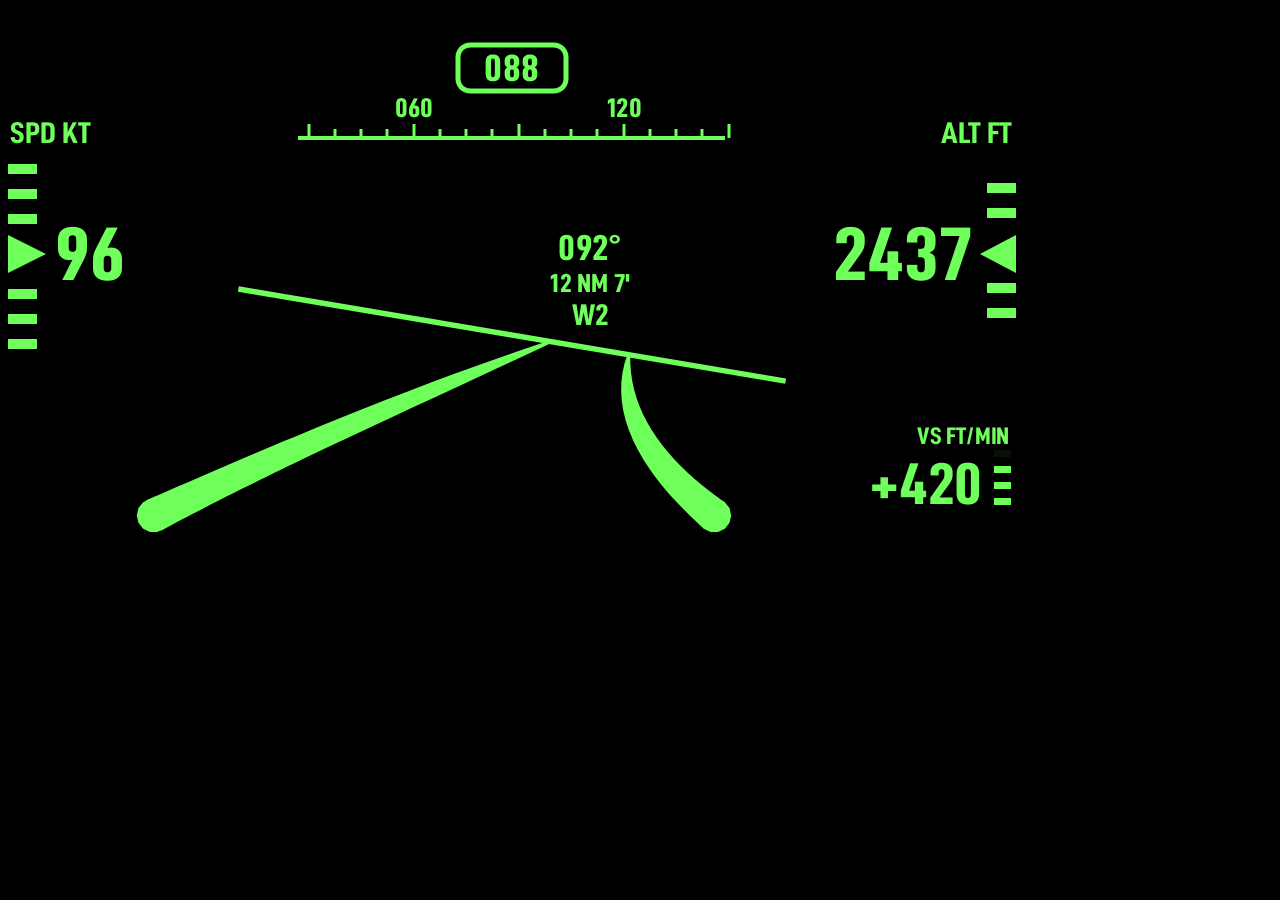
<file: aero/tools/test_hud.html>
<!doctype html><meta charset="utf-8">
<style>@font-face{font-family:DDIN;font-display:swap;src:url('../assets/fonts/D-DINCondensed-Bold.woff2') format('woff2')}
body{margin:0;background:#000}canvas{display:block}</style>
<canvas id="c" width="1024" height="537"></canvas>
<script>
const clamp=(x,a=0,b=1)=>x<a?a:x>b?b:x; const pad=(n,l=2)=>String(n).padStart(l,'0');
function glowOn(){} function glowOff(){} const BL=a=>`rgba(175,212,255,${a})`; function traceRect(){}
</script>
<script src="../shared/hudkit.js"></script>
<script>
const c=document.getElementById('c').getContext('2d');
const S={a:{hdg:88,spd:96,alt:2437,vs:420,pitch:3,roll:8,brg:25,wp:{brg:92,name:'W2',dist:12.4,eta:7}},
 b:{hdg:18,spd:90,alt:590,vs:2,pitch:0,roll:0,brg:0},
 c:{hdg:241,spd:103,alt:7500,vs:-250,pitch:-6,roll:-18,brg:-55,wp:{brg:200,name:'KSAN',dist:3.2,eta:2}}};
const k=new URLSearchParams(location.search).get('s')||'a';
document.fonts.load('40px DDIN').then(()=>{ c.fillStyle='#000'; c.fillRect(0,0,1024,537); drawHud(c,hudPrims(S[k]),0,0,1024,1); document.title='done'; });
</script>
</file>
